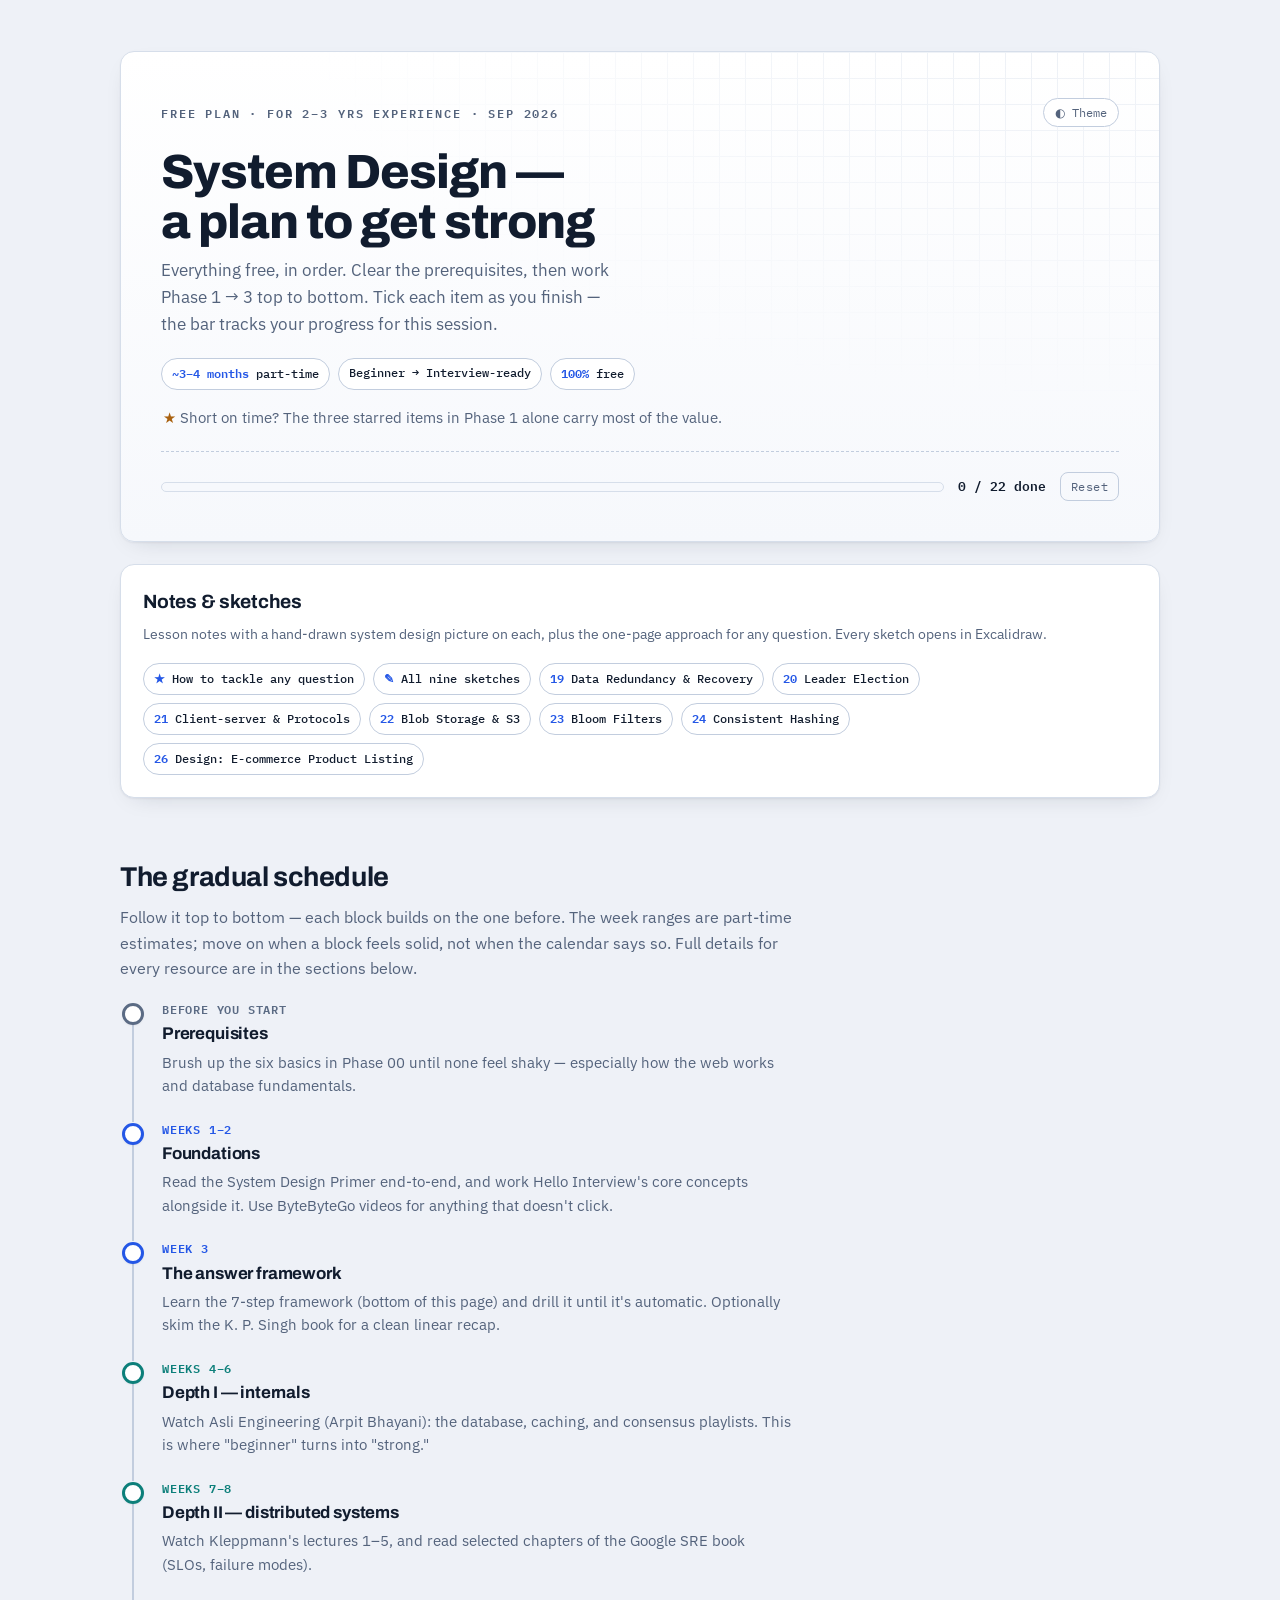
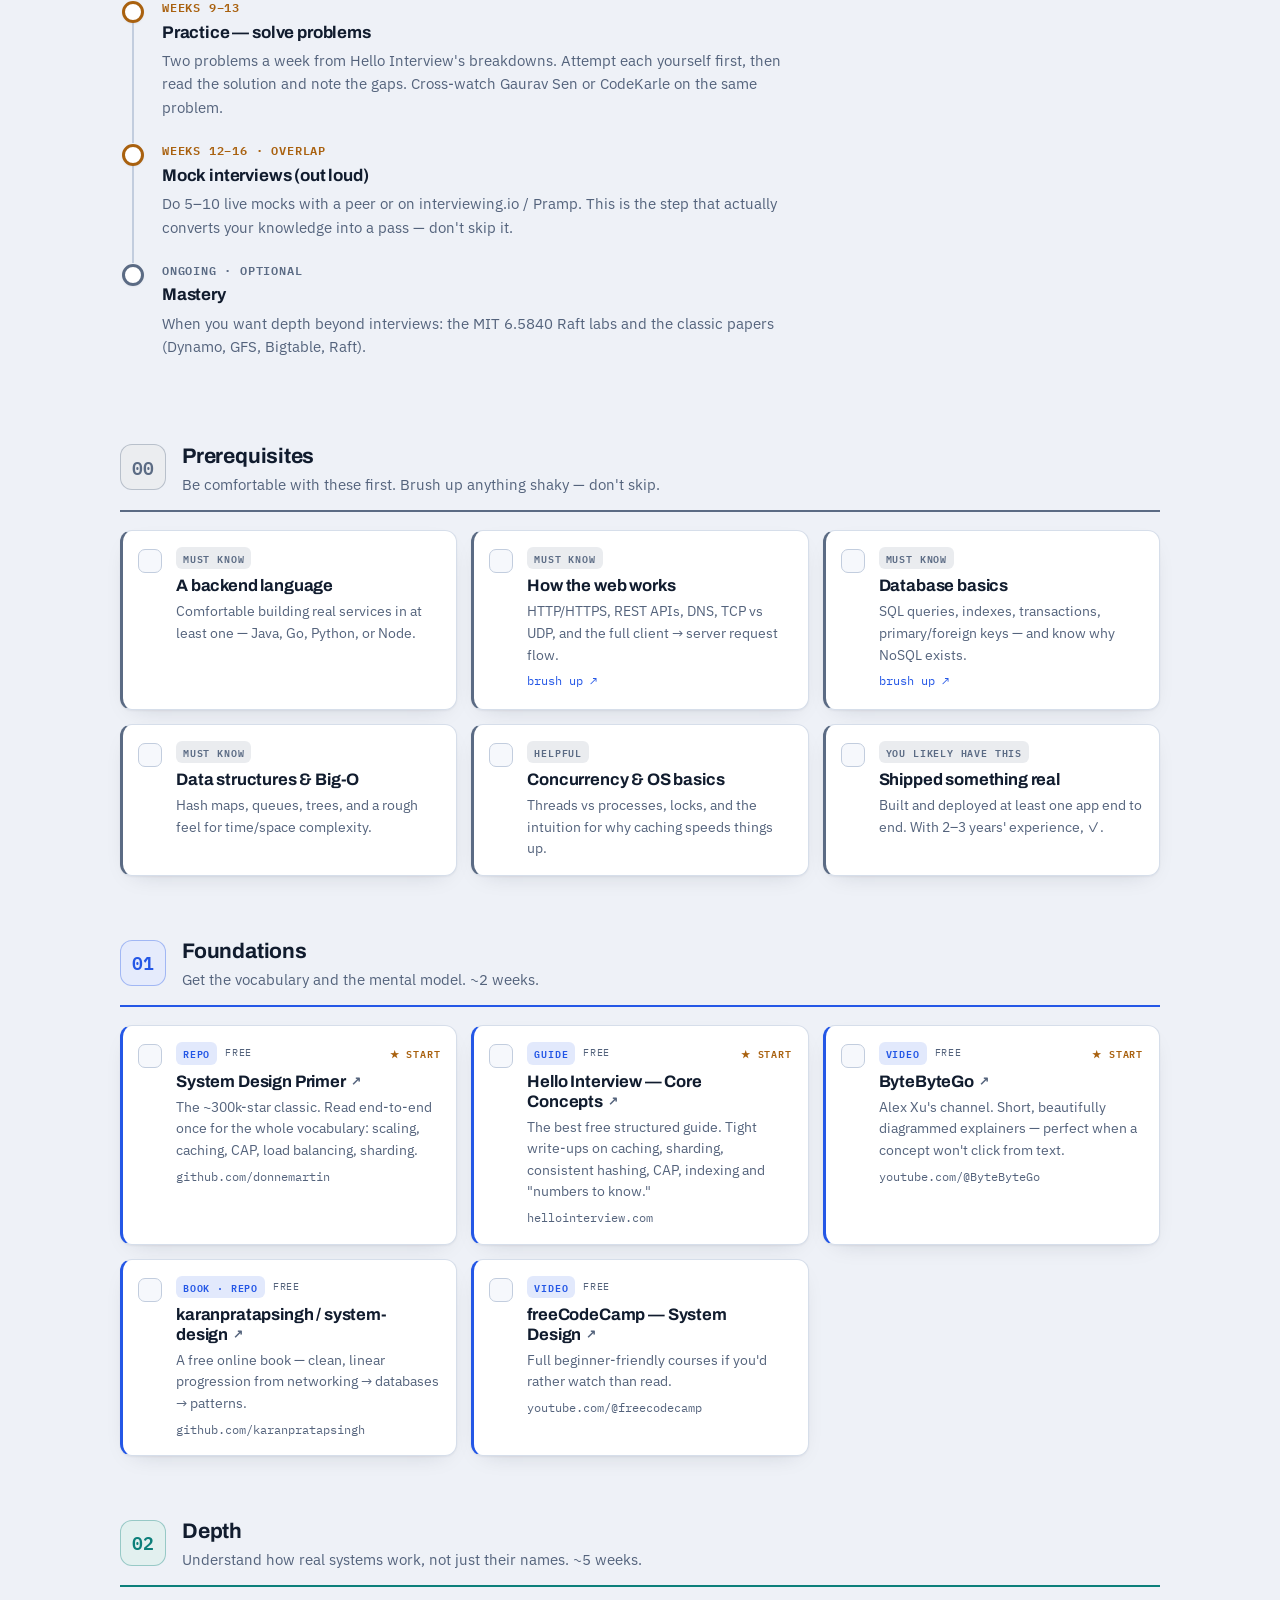
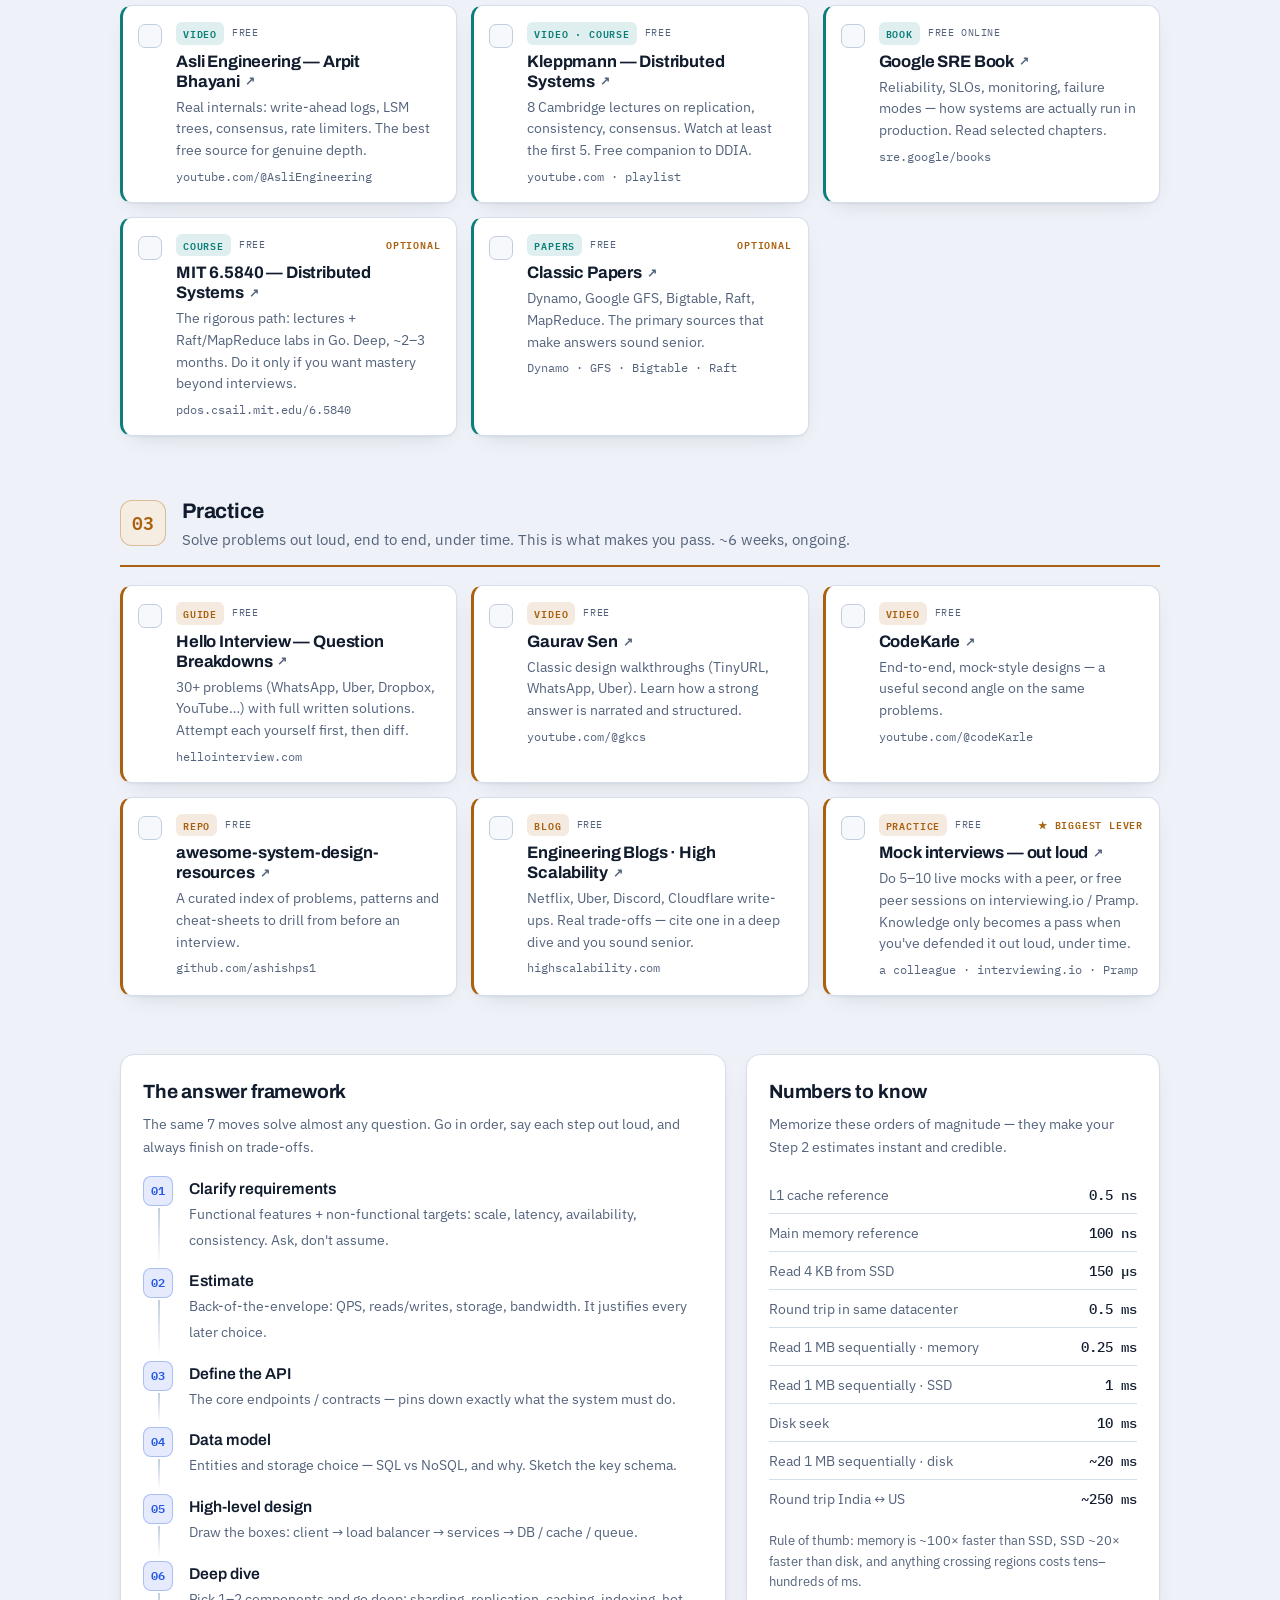
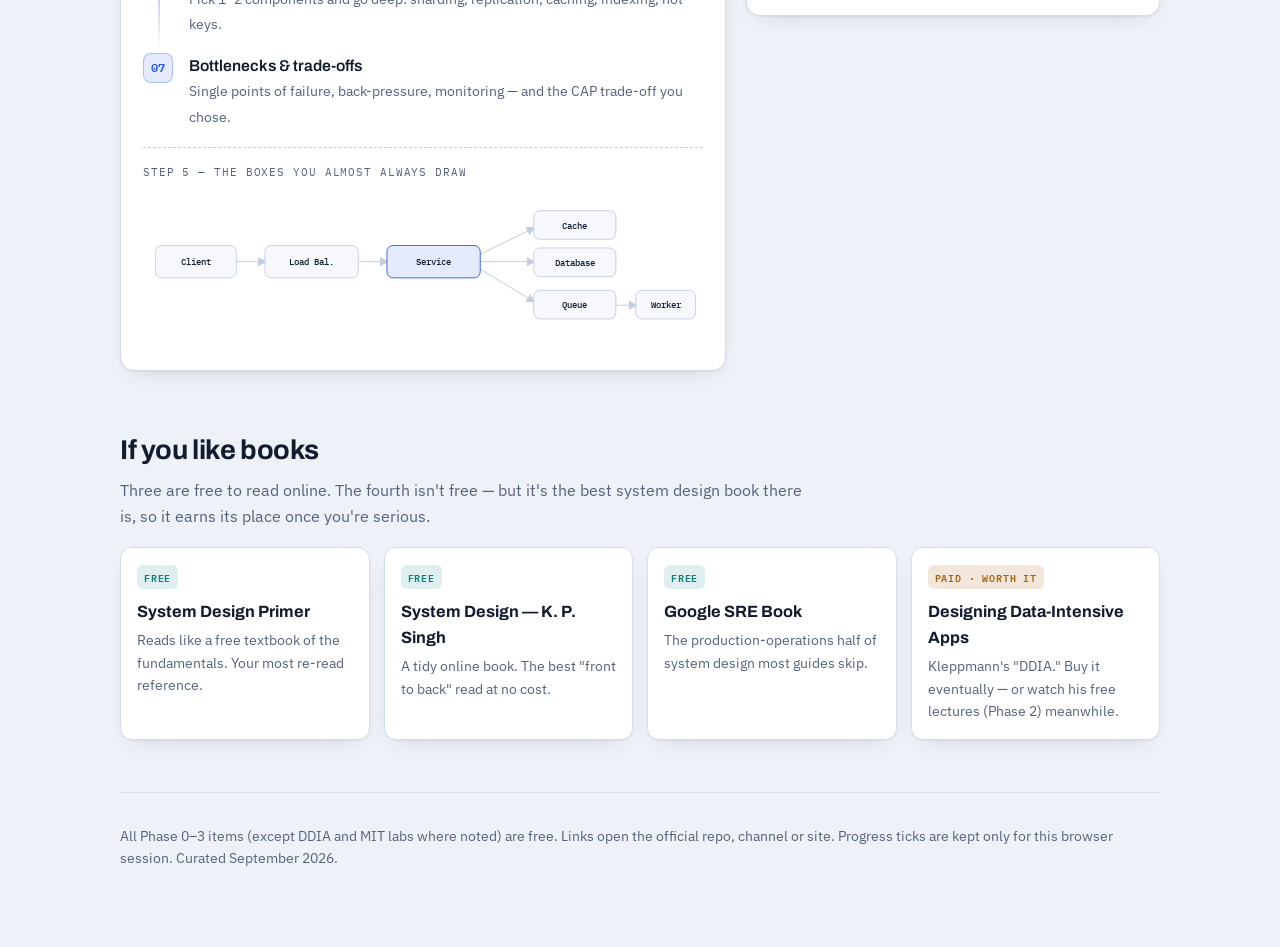
<file: index.html>
<!DOCTYPE html>
<html lang="en">
<head>
<meta charset="utf-8">
<meta name="viewport" content="width=device-width, initial-scale=1">
<title>System Design Learning Plan</title>
<link rel="preconnect" href="https://fonts.googleapis.com">
<link rel="preconnect" href="https://fonts.gstatic.com" crossorigin>
<link href="https://fonts.googleapis.com/css2?family=Archivo:wght@600;700;800&family=IBM+Plex+Mono:wght@400;500;600&family=IBM+Plex+Sans:wght@400;500;600&display=swap" rel="stylesheet">
<style>
  *,*::before,*::after{box-sizing:border-box}
  html{-webkit-text-size-adjust:100%}
  img{max-width:100%;height:auto}
  [hidden]{display:none!important}

  :root{
    color-scheme:light dark;
    --bg:#EEF1F7;
    --surface:#FFFFFF;
    --surface-2:#F6F8FC;
    --ink:#111C2E;
    --muted:#54637C;
    --line:#D6DEEA;
    --line-strong:#C2CDDE;
    --accent:#2457E6;
    --blue:#2457E6;
    --teal:#0C7F7A;
    --amber:#A9610F;
    --slate:#5B6B84;
    --shadow:0 1px 2px rgba(17,28,46,.05), 0 8px 24px -14px rgba(17,28,46,.22);
    --radius:14px;
  }
  @media (prefers-color-scheme: dark){
    :root:not([data-theme="light"]){
      --bg:#0A0F1A;--surface:#121A28;--surface-2:#0F1622;--ink:#E9EEF6;--muted:#94A2B9;
      --line:#243449;--line-strong:#31465F;--accent:#6D97FF;--blue:#6D97FF;--teal:#33C6BE;
      --amber:#E0A24C;--slate:#97A6BE;--shadow:0 1px 2px rgba(0,0,0,.4),0 12px 30px -16px rgba(0,0,0,.7);
    }
  }
  :root[data-theme="dark"]{
    --bg:#0A0F1A;--surface:#121A28;--surface-2:#0F1622;--ink:#E9EEF6;--muted:#94A2B9;
    --line:#243449;--line-strong:#31465F;--accent:#6D97FF;--blue:#6D97FF;--teal:#33C6BE;
    --amber:#E0A24C;--slate:#97A6BE;--shadow:0 1px 2px rgba(0,0,0,.4),0 12px 30px -16px rgba(0,0,0,.7);
  }

  body{
    margin:0;background:var(--bg);color:var(--ink);
    font-family:"IBM Plex Sans",ui-sans-serif,system-ui,-apple-system,"Segoe UI",Roboto,sans-serif;
    font-size:16px;line-height:1.6;-webkit-font-smoothing:antialiased;
  }
  .wrap{max-width:1120px;margin:0 auto;padding:clamp(20px,4vw,52px) clamp(16px,4vw,40px) 64px}
  a{color:var(--accent);text-decoration:none}
  a:hover{text-decoration:underline}
  :focus-visible{outline:2px solid var(--accent);outline-offset:3px;border-radius:4px}
  .eyebrow{font-family:"IBM Plex Mono",ui-monospace,monospace;font-size:.72rem;font-weight:600;letter-spacing:.16em;text-transform:uppercase;color:var(--muted)}

  header.hero{border:1px solid var(--line);background:linear-gradient(180deg,var(--surface),var(--surface-2));border-radius:var(--radius);padding:clamp(22px,3.4vw,40px);position:relative;overflow:hidden;box-shadow:var(--shadow)}
  header.hero::after{content:"";position:absolute;inset:0;pointer-events:none;background-image:linear-gradient(var(--line) 1px,transparent 1px),linear-gradient(90deg,var(--line) 1px,transparent 1px);background-size:26px 26px;-webkit-mask-image:radial-gradient(120% 130% at 92% -10%,#000,transparent 62%);mask-image:radial-gradient(120% 130% at 92% -10%,#000,transparent 62%);opacity:.5}
  .topbar{display:flex;justify-content:space-between;align-items:center;gap:12px;position:relative;z-index:1}
  .toggle{font-family:"IBM Plex Mono",monospace;font-size:.72rem;color:var(--muted);background:var(--surface);border:1px solid var(--line-strong);padding:6px 11px;border-radius:999px;cursor:pointer}
  .toggle:hover{color:var(--ink);border-color:var(--accent)}
  .hero-in{position:relative;z-index:1;max-width:46ch;margin-top:14px}
  h1{font-family:"Archivo",system-ui,sans-serif;font-weight:800;font-size:clamp(2rem,4.6vw,3rem);line-height:1.04;letter-spacing:-.02em;text-wrap:balance;margin:.4rem 0 .6rem}
  .lede{color:var(--muted);font-size:1.05rem;max-width:62ch;margin:0}
  .chips{display:flex;flex-wrap:wrap;gap:8px;margin-top:20px;position:relative;z-index:1}
  .chip{font-family:"IBM Plex Mono",monospace;font-size:.74rem;font-weight:500;color:var(--ink);background:var(--surface);border:1px solid var(--line-strong);padding:5px 10px;border-radius:999px}
  .chip b{color:var(--accent);font-weight:600}
  .progress{display:flex;align-items:center;gap:14px;flex-wrap:wrap;margin-top:22px;padding-top:20px;border-top:1px dashed var(--line-strong);position:relative;z-index:1}
  .meter{flex:1 1 260px;height:10px;border-radius:999px;background:var(--surface-2);border:1px solid var(--line);overflow:hidden;min-width:180px}
  .meter i{display:block;height:100%;width:0;background:linear-gradient(90deg,var(--teal),var(--accent));transition:width .5s ease}
  .meter-text{font-family:"IBM Plex Mono",monospace;font-size:.8rem;font-weight:600;color:var(--ink);white-space:nowrap;font-variant-numeric:tabular-nums}
  .btn-reset{font-family:"IBM Plex Mono",monospace;font-size:.72rem;letter-spacing:.04em;color:var(--muted);background:transparent;border:1px solid var(--line-strong);padding:6px 10px;border-radius:8px;cursor:pointer}
  .btn-reset:hover{color:var(--ink);border-color:var(--accent)}
  .note-start{margin:16px 2px 0;color:var(--muted);font-size:.92rem;position:relative;z-index:1}
  .note-start .star{color:var(--amber);font-weight:700}

  section{margin-top:clamp(38px,5vw,58px)}
  .phase{--ph:var(--blue)}
  .phase--pre{--ph:var(--slate)}
  .phase--found{--ph:var(--blue)}
  .phase--depth{--ph:var(--teal)}
  .phase--practice{--ph:var(--amber)}
  .phase-head{display:flex;align-items:center;gap:16px;margin:0 0 18px;padding-bottom:14px;border-bottom:2px solid var(--ph)}
  .phase-num{flex:none;width:46px;height:46px;border-radius:12px;display:grid;place-items:center;font-family:"IBM Plex Mono",monospace;font-weight:600;font-size:1.15rem;color:var(--ph);background:color-mix(in srgb,var(--ph) 12%,var(--surface));border:1px solid color-mix(in srgb,var(--ph) 35%,transparent)}
  .phase-head h2{font-family:"Archivo",sans-serif;font-weight:700;font-size:1.32rem;margin:0;letter-spacing:-.01em}
  .phase-head .goal{display:block;font-family:"IBM Plex Sans",sans-serif;font-weight:400;font-size:.92rem;color:var(--muted);letter-spacing:0}

  .grid{display:grid;grid-template-columns:repeat(auto-fill,minmax(288px,1fr));gap:14px}
  .card{--ph:var(--blue);position:relative;display:flex;gap:14px;background:var(--surface);border:1px solid var(--line);border-left:3px solid var(--ph);border-radius:12px;padding:16px 16px 16px 15px;box-shadow:var(--shadow);transition:border-color .18s ease,transform .18s ease}
  .phase--pre .card{--ph:var(--slate)}
  .phase--found .card{--ph:var(--blue)}
  .phase--depth .card{--ph:var(--teal)}
  .phase--practice .card{--ph:var(--amber)}
  .card:hover{transform:translateY(-2px);border-color:color-mix(in srgb,var(--ph) 45%,var(--line))}
  .card.is-done{opacity:.6}
  .card.is-done .card-body h3 a,.card.is-done .card-body h3 .plain{text-decoration:line-through;text-decoration-color:var(--muted)}
  .card-body{flex:1;min-width:0}
  .tag-row{display:flex;align-items:center;gap:8px;margin-bottom:7px;flex-wrap:wrap}
  .tag{font-family:"IBM Plex Mono",monospace;font-size:.64rem;font-weight:600;letter-spacing:.08em;text-transform:uppercase;padding:3px 7px;border-radius:6px;color:var(--ph);background:color-mix(in srgb,var(--ph) 13%,transparent)}
  .free{font-family:"IBM Plex Mono",monospace;font-size:.64rem;letter-spacing:.06em;color:var(--muted);text-transform:uppercase}
  .star-badge{margin-left:auto;font-family:"IBM Plex Mono",monospace;font-size:.62rem;font-weight:600;letter-spacing:.08em;color:var(--amber);text-transform:uppercase}
  .card-body h3{margin:0 0 4px;font-family:"Archivo",sans-serif;font-weight:700;font-size:1.04rem;line-height:1.2;letter-spacing:-.01em}
  .card-body h3 a,.card-body h3 .plain{color:var(--ink)}
  .card-body h3 a:hover{color:var(--ph);text-decoration:none}
  .card-body h3 a::after{content:"↗";font-size:.7em;margin-left:5px;color:var(--muted);vertical-align:middle}
  .card-body p{margin:0;font-size:.9rem;color:var(--muted);line-height:1.5}
  .src{display:block;margin-top:7px;font-family:"IBM Plex Mono",monospace;font-size:.72rem;color:var(--muted)}
  .brush{display:inline-block;margin-top:7px;font-family:"IBM Plex Mono",monospace;font-size:.72rem}

  .chk{flex:none;cursor:pointer;display:block;padding-top:2px}
  .chk input{position:absolute;width:1px;height:1px;opacity:0;margin:0}
  .chk .box{width:24px;height:24px;border-radius:7px;border:1.6px solid var(--line-strong);background:var(--surface-2);display:grid;place-items:center;transition:.15s ease}
  .chk .box svg{width:14px;height:14px;opacity:0;transform:scale(.6);transition:.15s ease}
  .chk input:checked + .box{background:var(--ph);border-color:var(--ph)}
  .chk input:checked + .box svg{opacity:1;transform:scale(1)}
  .chk input:focus-visible + .box{outline:2px solid var(--ph);outline-offset:2px}

  .cols{display:grid;grid-template-columns:1.35fr 1fr;gap:20px;align-items:start}
  @media(max-width:820px){.cols{grid-template-columns:1fr}}
  .panel{background:var(--surface);border:1px solid var(--line);border-radius:var(--radius);padding:22px;box-shadow:var(--shadow)}
  .panel > h2{font-family:"Archivo",sans-serif;font-weight:700;font-size:1.2rem;margin:0 0 4px;letter-spacing:-.01em}
  .panel > .p-sub{color:var(--muted);font-size:.9rem;margin:0 0 18px}
  .steps{list-style:none;margin:0;padding:0;counter-reset:s}
  .steps li{position:relative;padding:0 0 16px 46px;counter-increment:s}
  .steps li::before{content:counter(s,decimal-leading-zero);position:absolute;left:0;top:0;width:30px;height:30px;border-radius:8px;font-family:"IBM Plex Mono",monospace;font-size:.78rem;font-weight:600;display:grid;place-items:center;color:var(--accent);background:color-mix(in srgb,var(--accent) 12%,var(--surface));border:1px solid color-mix(in srgb,var(--accent) 30%,transparent)}
  .steps li::after{content:"";position:absolute;left:15px;top:32px;bottom:4px;width:1.6px;background:linear-gradient(var(--line-strong),transparent)}
  .steps li:last-child{padding-bottom:0}
  .steps li:last-child::after{display:none}
  .steps b{display:block;font-family:"Archivo",sans-serif;font-weight:600;font-size:.98rem;color:var(--ink)}
  .steps span{font-size:.88rem;color:var(--muted)}
  table.nums{width:100%;border-collapse:collapse;font-variant-numeric:tabular-nums}
  table.nums td{padding:7px 0;border-bottom:1px solid var(--line);font-size:.9rem}
  table.nums tr:last-child td{border-bottom:none}
  table.nums td:last-child{text-align:right;font-family:"IBM Plex Mono",monospace;font-weight:500;color:var(--ink);white-space:nowrap}
  table.nums td:first-child{color:var(--muted)}
  .nums-foot{margin:14px 0 0;font-size:.8rem;color:var(--muted)}
  .schematic{margin-top:18px;border-top:1px dashed var(--line-strong);padding-top:16px}
  .schematic .cap{font-family:"IBM Plex Mono",monospace;font-size:.7rem;letter-spacing:.08em;text-transform:uppercase;color:var(--muted);margin:0 0 10px}
  .svg-scroll{overflow-x:auto}
  svg.arch{display:block;min-width:560px;width:100%;height:auto}
  svg.arch .node{fill:var(--surface-2);stroke:var(--line-strong);stroke-width:1.4}
  svg.arch .node.hot{fill:color-mix(in srgb,var(--accent) 12%,var(--surface));stroke:var(--accent)}
  svg.arch text{fill:var(--ink);font-family:"IBM Plex Mono",monospace;font-size:14px;font-weight:500}
  svg.arch .edge{stroke:var(--line-strong);stroke-width:1.6;fill:none}

  .sec-head{display:flex;align-items:baseline;gap:14px;flex-wrap:wrap;margin-bottom:6px}
  h2.sec{font-family:"Archivo",system-ui,sans-serif;font-weight:700;font-size:clamp(1.35rem,2.6vw,1.7rem);letter-spacing:-.015em;margin:0;text-wrap:balance}
  .sec-sub{color:var(--muted);margin:.35rem 0 0;max-width:70ch}
  .books{display:grid;grid-template-columns:repeat(auto-fit,minmax(240px,1fr));gap:14px;margin-top:18px}
  .book{background:var(--surface);border:1px solid var(--line);border-radius:12px;padding:16px;box-shadow:var(--shadow)}
  .book .tag{color:var(--teal);background:color-mix(in srgb,var(--teal) 13%,transparent)}
  .book.paid .tag{color:var(--amber);background:color-mix(in srgb,var(--amber) 15%,transparent)}
  .book h3{font-family:"Archivo",sans-serif;font-weight:700;margin:9px 0 4px;font-size:1.02rem}
  .book h3 a{color:var(--ink)}
  .book h3 a:hover{color:var(--accent)}
  .book p{margin:0;font-size:.88rem;color:var(--muted)}
  footer{margin-top:52px;padding-top:20px;border-top:1px solid var(--line);color:var(--muted);font-size:.85rem}
  .timeline{margin-top:18px}
  .tl{position:relative;padding:0 0 22px 42px}
  .tl::before{content:"";position:absolute;left:12px;top:24px;bottom:-2px;width:2px;background:var(--line-strong)}
  .tl:last-child::before{display:none}
  .tl .dot{position:absolute;left:2px;top:3px;width:22px;height:22px;border-radius:50%;background:var(--surface);border:3px solid var(--ph,var(--accent));box-shadow:var(--shadow)}
  .tl.s-pre{--ph:var(--slate)}.tl.s-found{--ph:var(--blue)}.tl.s-depth{--ph:var(--teal)}.tl.s-practice{--ph:var(--amber)}
  .tl .wk{font-family:"IBM Plex Mono",monospace;font-size:.72rem;letter-spacing:.07em;text-transform:uppercase;color:var(--ph);font-weight:600}
  .tl h3{margin:2px 0 3px;font-family:"Archivo",sans-serif;font-weight:700;font-size:1.06rem;letter-spacing:-.01em}
  .tl p{margin:0;color:var(--muted);font-size:.92rem;max-width:70ch}
  @media (prefers-reduced-motion:reduce){*{transition:none!important}}
</style>
</head>
<body>
<div class="wrap">

  <header class="hero">
    <div class="topbar">
      <p class="eyebrow">Free plan · for 2–3 yrs experience · Sep 2026</p>
      <button class="toggle" id="themeBtn" type="button">◐ Theme</button>
    </div>
    <div class="hero-in">
      <h1>System Design — a plan to get strong</h1>
      <p class="lede">Everything free, in order. Clear the prerequisites, then work Phase 1 → 3 top to bottom. Tick each item as you finish — the bar tracks your progress for this session.</p>
    </div>
    <div class="chips">
      <span class="chip"><b>~3–4 months</b> part-time</span>
      <span class="chip">Beginner → Interview-ready</span>
      <span class="chip"><b>100%</b> free</span>
    </div>
    <p class="note-start"><span class="star">★</span> Short on time? The three starred items in Phase&nbsp;1 alone carry most of the value.</p>
    <div class="progress">
      <div class="meter" aria-hidden="true"><i id="meterFill"></i></div>
      <span class="meter-text" id="meterText">0 / 0 done</span>
      <button class="btn-reset" id="resetBtn" type="button">Reset</button>
    </div>
  </header>

  <!-- NOTES & SKETCHES -->
  <section aria-labelledby="notes-h" style="margin-top:22px">
    <div class="panel">
      <h2 id="notes-h">Notes &amp; sketches</h2>
      <p class="p-sub">Lesson notes with a hand-drawn system design picture on each, plus the one-page approach for any question. Every sketch opens in Excalidraw.</p>
      <div class="chips" style="margin-top:0">
        <a class="chip" href="approach.html"><b>★</b> How to tackle any question</a>
        <a class="chip" href="sketches.html"><b>✎</b> All nine sketches</a>
        <a class="chip" href="notes/19-data-redundancy-recovery.html"><b>19</b> Data Redundancy &amp; Recovery</a>
        <a class="chip" href="notes/20-leader-election.html"><b>20</b> Leader Election</a>
        <a class="chip" href="notes/21-client-server-protocols.html"><b>21</b> Client-server &amp; Protocols</a>
        <a class="chip" href="notes/22-blob-storage-s3.html"><b>22</b> Blob Storage &amp; S3</a>
        <a class="chip" href="notes/23-bloom-filters.html"><b>23</b> Bloom Filters</a>
        <a class="chip" href="notes/24-consistent-hashing.html"><b>24</b> Consistent Hashing</a>
        <a class="chip" href="notes/26-ecommerce-product-listing.html"><b>26</b> Design: E-commerce Product Listing</a>
      </div>
    </div>
  </section>

  <!-- GRADUAL SCHEDULE -->
  <section aria-labelledby="sch">
    <div class="sec-head"><h2 class="sec" id="sch">The gradual schedule</h2></div>
    <p class="sec-sub">Follow it top to bottom — each block builds on the one before. The week ranges are part-time estimates; move on when a block feels solid, not when the calendar says so. Full details for every resource are in the sections below.</p>
    <div class="timeline">
      <div class="tl s-pre"><span class="dot"></span><p class="wk">Before you start</p><h3>Prerequisites</h3><p>Brush up the six basics in Phase 00 until none feel shaky — especially how the web works and database fundamentals.</p></div>
      <div class="tl s-found"><span class="dot"></span><p class="wk">Weeks 1–2</p><h3>Foundations</h3><p>Read the System Design Primer end-to-end, and work Hello Interview's core concepts alongside it. Use ByteByteGo videos for anything that doesn't click.</p></div>
      <div class="tl s-found"><span class="dot"></span><p class="wk">Week 3</p><h3>The answer framework</h3><p>Learn the 7-step framework (bottom of this page) and drill it until it's automatic. Optionally skim the K. P. Singh book for a clean linear recap.</p></div>
      <div class="tl s-depth"><span class="dot"></span><p class="wk">Weeks 4–6</p><h3>Depth I — internals</h3><p>Watch Asli Engineering (Arpit Bhayani): the database, caching, and consensus playlists. This is where "beginner" turns into "strong."</p></div>
      <div class="tl s-depth"><span class="dot"></span><p class="wk">Weeks 7–8</p><h3>Depth II — distributed systems</h3><p>Watch Kleppmann's lectures 1–5, and read selected chapters of the Google SRE book (SLOs, failure modes).</p></div>
      <div class="tl s-practice"><span class="dot"></span><p class="wk">Weeks 9–13</p><h3>Practice — solve problems</h3><p>Two problems a week from Hello Interview's breakdowns. Attempt each yourself first, then read the solution and note the gaps. Cross-watch Gaurav Sen or CodeKarle on the same problem.</p></div>
      <div class="tl s-practice"><span class="dot"></span><p class="wk">Weeks 12–16 · overlap</p><h3>Mock interviews (out loud)</h3><p>Do 5–10 live mocks with a peer or on interviewing.io / Pramp. This is the step that actually converts your knowledge into a pass — don't skip it.</p></div>
      <div class="tl s-pre"><span class="dot"></span><p class="wk">Ongoing · optional</p><h3>Mastery</h3><p>When you want depth beyond interviews: the MIT 6.5840 Raft labs and the classic papers (Dynamo, GFS, Bigtable, Raft).</p></div>
    </div>
  </section>

  <!-- PHASE 0 — PREREQUISITES -->
  <section class="phase phase--pre" aria-labelledby="p0">
    <div class="phase-head">
      <div class="phase-num">00</div>
      <div><h2 id="p0">Prerequisites</h2><span class="goal">Be comfortable with these first. Brush up anything shaky — don't skip.</span></div>
    </div>
    <div class="grid">
      <article class="card">
        <label class="chk"><input type="checkbox" data-id="pre-lang"><span class="box"><svg viewBox="0 0 24 24" fill="none" stroke="#fff" stroke-width="3.5" stroke-linecap="round" stroke-linejoin="round"><polyline points="20 6 9 17 4 12"/></svg></span></label>
        <div class="card-body"><div class="tag-row"><span class="tag">Must know</span></div>
          <h3><span class="plain">A backend language</span></h3>
          <p>Comfortable building real services in at least one — Java, Go, Python, or Node.</p></div>
      </article>
      <article class="card">
        <label class="chk"><input type="checkbox" data-id="pre-web"><span class="box"><svg viewBox="0 0 24 24" fill="none" stroke="#fff" stroke-width="3.5" stroke-linecap="round" stroke-linejoin="round"><polyline points="20 6 9 17 4 12"/></svg></span></label>
        <div class="card-body"><div class="tag-row"><span class="tag">Must know</span></div>
          <h3><span class="plain">How the web works</span></h3>
          <p>HTTP/HTTPS, REST APIs, DNS, TCP vs UDP, and the full client → server request flow.</p>
          <a class="brush" href="https://developer.mozilla.org/en-US/docs/Learn/Getting_started_with_the_web/How_the_Web_works" target="_blank" rel="noopener">brush up ↗</a></div>
      </article>
      <article class="card">
        <label class="chk"><input type="checkbox" data-id="pre-db"><span class="box"><svg viewBox="0 0 24 24" fill="none" stroke="#fff" stroke-width="3.5" stroke-linecap="round" stroke-linejoin="round"><polyline points="20 6 9 17 4 12"/></svg></span></label>
        <div class="card-body"><div class="tag-row"><span class="tag">Must know</span></div>
          <h3><span class="plain">Database basics</span></h3>
          <p>SQL queries, indexes, transactions, primary/foreign keys — and know why NoSQL exists.</p>
          <a class="brush" href="https://www.youtube.com/@freecodecamp/search?query=sql" target="_blank" rel="noopener">brush up ↗</a></div>
      </article>
      <article class="card">
        <label class="chk"><input type="checkbox" data-id="pre-ds"><span class="box"><svg viewBox="0 0 24 24" fill="none" stroke="#fff" stroke-width="3.5" stroke-linecap="round" stroke-linejoin="round"><polyline points="20 6 9 17 4 12"/></svg></span></label>
        <div class="card-body"><div class="tag-row"><span class="tag">Must know</span></div>
          <h3><span class="plain">Data structures &amp; Big-O</span></h3>
          <p>Hash maps, queues, trees, and a rough feel for time/space complexity.</p></div>
      </article>
      <article class="card">
        <label class="chk"><input type="checkbox" data-id="pre-conc"><span class="box"><svg viewBox="0 0 24 24" fill="none" stroke="#fff" stroke-width="3.5" stroke-linecap="round" stroke-linejoin="round"><polyline points="20 6 9 17 4 12"/></svg></span></label>
        <div class="card-body"><div class="tag-row"><span class="tag">Helpful</span></div>
          <h3><span class="plain">Concurrency &amp; OS basics</span></h3>
          <p>Threads vs processes, locks, and the intuition for why caching speeds things up.</p></div>
      </article>
      <article class="card">
        <label class="chk"><input type="checkbox" data-id="pre-ship"><span class="box"><svg viewBox="0 0 24 24" fill="none" stroke="#fff" stroke-width="3.5" stroke-linecap="round" stroke-linejoin="round"><polyline points="20 6 9 17 4 12"/></svg></span></label>
        <div class="card-body"><div class="tag-row"><span class="tag">You likely have this</span></div>
          <h3><span class="plain">Shipped something real</span></h3>
          <p>Built and deployed at least one app end to end. With 2–3 years' experience, ✓.</p></div>
      </article>
    </div>
  </section>

  <!-- PHASE 1 -->
  <section class="phase phase--found" aria-labelledby="p1">
    <div class="phase-head"><div class="phase-num">01</div>
      <div><h2 id="p1">Foundations</h2><span class="goal">Get the vocabulary and the mental model. ~2 weeks.</span></div></div>
    <div class="grid">
      <article class="card"><label class="chk"><input type="checkbox" data-id="primer"><span class="box"><svg viewBox="0 0 24 24" fill="none" stroke="#fff" stroke-width="3.5" stroke-linecap="round" stroke-linejoin="round"><polyline points="20 6 9 17 4 12"/></svg></span></label>
        <div class="card-body"><div class="tag-row"><span class="tag">Repo</span><span class="free">Free</span><span class="star-badge">★ start</span></div>
          <h3><a href="https://github.com/donnemartin/system-design-primer" target="_blank" rel="noopener">System Design Primer</a></h3>
          <p>The ~300k-star classic. Read end-to-end once for the whole vocabulary: scaling, caching, CAP, load balancing, sharding.</p><span class="src">github.com/donnemartin</span></div></article>

      <article class="card"><label class="chk"><input type="checkbox" data-id="hi-concepts"><span class="box"><svg viewBox="0 0 24 24" fill="none" stroke="#fff" stroke-width="3.5" stroke-linecap="round" stroke-linejoin="round"><polyline points="20 6 9 17 4 12"/></svg></span></label>
        <div class="card-body"><div class="tag-row"><span class="tag">Guide</span><span class="free">Free</span><span class="star-badge">★ start</span></div>
          <h3><a href="https://www.hellointerview.com/learn/system-design/in-a-hurry/introduction" target="_blank" rel="noopener">Hello Interview — Core Concepts</a></h3>
          <p>The best free structured guide. Tight write-ups on caching, sharding, consistent hashing, CAP, indexing and "numbers to know."</p><span class="src">hellointerview.com</span></div></article>

      <article class="card"><label class="chk"><input type="checkbox" data-id="bytebytego"><span class="box"><svg viewBox="0 0 24 24" fill="none" stroke="#fff" stroke-width="3.5" stroke-linecap="round" stroke-linejoin="round"><polyline points="20 6 9 17 4 12"/></svg></span></label>
        <div class="card-body"><div class="tag-row"><span class="tag">Video</span><span class="free">Free</span><span class="star-badge">★ start</span></div>
          <h3><a href="https://www.youtube.com/@ByteByteGo" target="_blank" rel="noopener">ByteByteGo</a></h3>
          <p>Alex Xu's channel. Short, beautifully diagrammed explainers — perfect when a concept won't click from text.</p><span class="src">youtube.com/@ByteByteGo</span></div></article>

      <article class="card"><label class="chk"><input type="checkbox" data-id="karan"><span class="box"><svg viewBox="0 0 24 24" fill="none" stroke="#fff" stroke-width="3.5" stroke-linecap="round" stroke-linejoin="round"><polyline points="20 6 9 17 4 12"/></svg></span></label>
        <div class="card-body"><div class="tag-row"><span class="tag">Book · Repo</span><span class="free">Free</span></div>
          <h3><a href="https://github.com/karanpratapsingh/system-design" target="_blank" rel="noopener">karanpratapsingh / system-design</a></h3>
          <p>A free online book — clean, linear progression from networking → databases → patterns.</p><span class="src">github.com/karanpratapsingh</span></div></article>

      <article class="card"><label class="chk"><input type="checkbox" data-id="fcc"><span class="box"><svg viewBox="0 0 24 24" fill="none" stroke="#fff" stroke-width="3.5" stroke-linecap="round" stroke-linejoin="round"><polyline points="20 6 9 17 4 12"/></svg></span></label>
        <div class="card-body"><div class="tag-row"><span class="tag">Video</span><span class="free">Free</span></div>
          <h3><a href="https://www.youtube.com/@freecodecamp/search?query=system%20design" target="_blank" rel="noopener">freeCodeCamp — System Design</a></h3>
          <p>Full beginner-friendly courses if you'd rather watch than read.</p><span class="src">youtube.com/@freecodecamp</span></div></article>
    </div>
  </section>

  <!-- PHASE 2 -->
  <section class="phase phase--depth" aria-labelledby="p2">
    <div class="phase-head"><div class="phase-num">02</div>
      <div><h2 id="p2">Depth</h2><span class="goal">Understand how real systems work, not just their names. ~5 weeks.</span></div></div>
    <div class="grid">
      <article class="card"><label class="chk"><input type="checkbox" data-id="asli"><span class="box"><svg viewBox="0 0 24 24" fill="none" stroke="#fff" stroke-width="3.5" stroke-linecap="round" stroke-linejoin="round"><polyline points="20 6 9 17 4 12"/></svg></span></label>
        <div class="card-body"><div class="tag-row"><span class="tag">Video</span><span class="free">Free</span></div>
          <h3><a href="https://www.youtube.com/@AsliEngineering" target="_blank" rel="noopener">Asli Engineering — Arpit Bhayani</a></h3>
          <p>Real internals: write-ahead logs, LSM trees, consensus, rate limiters. The best free source for genuine depth.</p><span class="src">youtube.com/@AsliEngineering</span></div></article>

      <article class="card"><label class="chk"><input type="checkbox" data-id="kleppmann"><span class="box"><svg viewBox="0 0 24 24" fill="none" stroke="#fff" stroke-width="3.5" stroke-linecap="round" stroke-linejoin="round"><polyline points="20 6 9 17 4 12"/></svg></span></label>
        <div class="card-body"><div class="tag-row"><span class="tag">Video · Course</span><span class="free">Free</span></div>
          <h3><a href="https://www.youtube.com/playlist?list=PLeKd45zvjcDFUEv_ohr_HdUFe97RItdiB" target="_blank" rel="noopener">Kleppmann — Distributed Systems</a></h3>
          <p>8 Cambridge lectures on replication, consistency, consensus. Watch at least the first 5. Free companion to DDIA.</p><span class="src">youtube.com · playlist</span></div></article>

      <article class="card"><label class="chk"><input type="checkbox" data-id="sre"><span class="box"><svg viewBox="0 0 24 24" fill="none" stroke="#fff" stroke-width="3.5" stroke-linecap="round" stroke-linejoin="round"><polyline points="20 6 9 17 4 12"/></svg></span></label>
        <div class="card-body"><div class="tag-row"><span class="tag">Book</span><span class="free">Free online</span></div>
          <h3><a href="https://sre.google/books/" target="_blank" rel="noopener">Google SRE Book</a></h3>
          <p>Reliability, SLOs, monitoring, failure modes — how systems are actually run in production. Read selected chapters.</p><span class="src">sre.google/books</span></div></article>

      <article class="card"><label class="chk"><input type="checkbox" data-id="mit"><span class="box"><svg viewBox="0 0 24 24" fill="none" stroke="#fff" stroke-width="3.5" stroke-linecap="round" stroke-linejoin="round"><polyline points="20 6 9 17 4 12"/></svg></span></label>
        <div class="card-body"><div class="tag-row"><span class="tag">Course</span><span class="free">Free</span><span class="star-badge">optional</span></div>
          <h3><a href="https://pdos.csail.mit.edu/6.5840/" target="_blank" rel="noopener">MIT 6.5840 — Distributed Systems</a></h3>
          <p>The rigorous path: lectures + Raft/MapReduce labs in Go. Deep, ~2–3 months. Do it only if you want mastery beyond interviews.</p><span class="src">pdos.csail.mit.edu/6.5840</span></div></article>

      <article class="card"><label class="chk"><input type="checkbox" data-id="papers"><span class="box"><svg viewBox="0 0 24 24" fill="none" stroke="#fff" stroke-width="3.5" stroke-linecap="round" stroke-linejoin="round"><polyline points="20 6 9 17 4 12"/></svg></span></label>
        <div class="card-body"><div class="tag-row"><span class="tag">Papers</span><span class="free">Free</span><span class="star-badge">optional</span></div>
          <h3><a href="https://github.com/papers-we-love/papers-we-love" target="_blank" rel="noopener">Classic Papers</a></h3>
          <p>Dynamo, Google GFS, Bigtable, Raft, MapReduce. The primary sources that make answers sound senior.</p><span class="src">Dynamo · GFS · Bigtable · Raft</span></div></article>
    </div>
  </section>

  <!-- PHASE 3 -->
  <section class="phase phase--practice" aria-labelledby="p3">
    <div class="phase-head"><div class="phase-num">03</div>
      <div><h2 id="p3">Practice</h2><span class="goal">Solve problems out loud, end to end, under time. This is what makes you pass. ~6 weeks, ongoing.</span></div></div>
    <div class="grid">
      <article class="card"><label class="chk"><input type="checkbox" data-id="hi-problems"><span class="box"><svg viewBox="0 0 24 24" fill="none" stroke="#fff" stroke-width="3.5" stroke-linecap="round" stroke-linejoin="round"><polyline points="20 6 9 17 4 12"/></svg></span></label>
        <div class="card-body"><div class="tag-row"><span class="tag">Guide</span><span class="free">Free</span></div>
          <h3><a href="https://www.hellointerview.com/learn/system-design/in-a-hurry/how-to-prepare" target="_blank" rel="noopener">Hello Interview — Question Breakdowns</a></h3>
          <p>30+ problems (WhatsApp, Uber, Dropbox, YouTube…) with full written solutions. Attempt each yourself first, then diff.</p><span class="src">hellointerview.com</span></div></article>

      <article class="card"><label class="chk"><input type="checkbox" data-id="gaurav"><span class="box"><svg viewBox="0 0 24 24" fill="none" stroke="#fff" stroke-width="3.5" stroke-linecap="round" stroke-linejoin="round"><polyline points="20 6 9 17 4 12"/></svg></span></label>
        <div class="card-body"><div class="tag-row"><span class="tag">Video</span><span class="free">Free</span></div>
          <h3><a href="https://www.youtube.com/@gkcs" target="_blank" rel="noopener">Gaurav Sen</a></h3>
          <p>Classic design walkthroughs (TinyURL, WhatsApp, Uber). Learn how a strong answer is narrated and structured.</p><span class="src">youtube.com/@gkcs</span></div></article>

      <article class="card"><label class="chk"><input type="checkbox" data-id="codekarle"><span class="box"><svg viewBox="0 0 24 24" fill="none" stroke="#fff" stroke-width="3.5" stroke-linecap="round" stroke-linejoin="round"><polyline points="20 6 9 17 4 12"/></svg></span></label>
        <div class="card-body"><div class="tag-row"><span class="tag">Video</span><span class="free">Free</span></div>
          <h3><a href="https://www.youtube.com/@codeKarle" target="_blank" rel="noopener">CodeKarle</a></h3>
          <p>End-to-end, mock-style designs — a useful second angle on the same problems.</p><span class="src">youtube.com/@codeKarle</span></div></article>

      <article class="card"><label class="chk"><input type="checkbox" data-id="awesome"><span class="box"><svg viewBox="0 0 24 24" fill="none" stroke="#fff" stroke-width="3.5" stroke-linecap="round" stroke-linejoin="round"><polyline points="20 6 9 17 4 12"/></svg></span></label>
        <div class="card-body"><div class="tag-row"><span class="tag">Repo</span><span class="free">Free</span></div>
          <h3><a href="https://github.com/ashishps1/awesome-system-design-resources" target="_blank" rel="noopener">awesome-system-design-resources</a></h3>
          <p>A curated index of problems, patterns and cheat-sheets to drill from before an interview.</p><span class="src">github.com/ashishps1</span></div></article>

      <article class="card"><label class="chk"><input type="checkbox" data-id="blogs"><span class="box"><svg viewBox="0 0 24 24" fill="none" stroke="#fff" stroke-width="3.5" stroke-linecap="round" stroke-linejoin="round"><polyline points="20 6 9 17 4 12"/></svg></span></label>
        <div class="card-body"><div class="tag-row"><span class="tag">Blog</span><span class="free">Free</span></div>
          <h3><a href="https://highscalability.com/" target="_blank" rel="noopener">Engineering Blogs · High Scalability</a></h3>
          <p>Netflix, Uber, Discord, Cloudflare write-ups. Real trade-offs — cite one in a deep dive and you sound senior.</p><span class="src">highscalability.com</span></div></article>

      <article class="card"><label class="chk"><input type="checkbox" data-id="mock"><span class="box"><svg viewBox="0 0 24 24" fill="none" stroke="#fff" stroke-width="3.5" stroke-linecap="round" stroke-linejoin="round"><polyline points="20 6 9 17 4 12"/></svg></span></label>
        <div class="card-body"><div class="tag-row"><span class="tag">Practice</span><span class="free">Free</span><span class="star-badge">★ biggest lever</span></div>
          <h3><a href="https://interviewing.io/" target="_blank" rel="noopener">Mock interviews — out loud</a></h3>
          <p>Do 5–10 live mocks with a peer, or free peer sessions on interviewing.io / Pramp. Knowledge only becomes a pass when you've defended it out loud, under time.</p><span class="src">a colleague · interviewing.io · Pramp</span></div></article>
    </div>
  </section>

  <!-- FRAMEWORK + NUMBERS -->
  <section class="cols" aria-labelledby="fw">
    <div class="panel">
      <h2 id="fw">The answer framework</h2>
      <p class="p-sub">The same 7 moves solve almost any question. Go in order, say each step out loud, and always finish on trade-offs.</p>
      <ol class="steps">
        <li><b>Clarify requirements</b><span>Functional features + non-functional targets: scale, latency, availability, consistency. Ask, don't assume.</span></li>
        <li><b>Estimate</b><span>Back-of-the-envelope: QPS, reads/writes, storage, bandwidth. It justifies every later choice.</span></li>
        <li><b>Define the API</b><span>The core endpoints / contracts — pins down exactly what the system must do.</span></li>
        <li><b>Data model</b><span>Entities and storage choice — SQL vs NoSQL, and why. Sketch the key schema.</span></li>
        <li><b>High-level design</b><span>Draw the boxes: client → load balancer → services → DB / cache / queue.</span></li>
        <li><b>Deep dive</b><span>Pick 1–2 components and go deep: sharding, replication, caching, indexing, hot keys.</span></li>
        <li><b>Bottlenecks &amp; trade-offs</b><span>Single points of failure, back-pressure, monitoring — and the CAP trade-off you chose.</span></li>
      </ol>
      <div class="schematic">
        <p class="cap">Step 5 — the boxes you almost always draw</p>
        <div class="svg-scroll">
          <svg class="arch" viewBox="0 0 900 250" role="img" aria-label="Client to load balancer to service, branching to cache, database, and a queue with a worker">
            <defs><marker id="ah" markerWidth="9" markerHeight="9" refX="7" refY="4.5" orient="auto"><path d="M0,0 L9,4.5 L0,9 z" fill="var(--line-strong)"/></marker></defs>
            <line class="edge" x1="150" y1="112" x2="196" y2="112" marker-end="url(#ah)"/>
            <line class="edge" x1="346" y1="112" x2="392" y2="112" marker-end="url(#ah)"/>
            <line class="edge" x1="542" y1="100" x2="628" y2="58"  marker-end="url(#ah)"/>
            <line class="edge" x1="542" y1="112" x2="628" y2="112" marker-end="url(#ah)"/>
            <line class="edge" x1="542" y1="124" x2="628" y2="176" marker-end="url(#ah)"/>
            <line class="edge" x1="760" y1="182" x2="792" y2="182" marker-end="url(#ah)"/>
            <rect class="node" x="20"  y="86"  width="130" height="52" rx="10"/><text x="85"  y="117" text-anchor="middle">Client</text>
            <rect class="node" x="196" y="86"  width="150" height="52" rx="10"/><text x="271" y="117" text-anchor="middle">Load Bal.</text>
            <rect class="node hot" x="392" y="86" width="150" height="52" rx="10"/><text x="467" y="117" text-anchor="middle">Service</text>
            <rect class="node" x="628" y="30"  width="132" height="46" rx="10"/><text x="694" y="59"  text-anchor="middle">Cache</text>
            <rect class="node" x="628" y="90"  width="132" height="46" rx="10"/><text x="694" y="119" text-anchor="middle">Database</text>
            <rect class="node" x="628" y="158" width="132" height="46" rx="10"/><text x="694" y="187" text-anchor="middle">Queue</text>
            <rect class="node" x="792" y="158" width="96"  height="46" rx="10"/><text x="840" y="187" text-anchor="middle">Worker</text>
          </svg>
        </div>
      </div>
    </div>
    <div class="panel">
      <h2>Numbers to know</h2>
      <p class="p-sub">Memorize these orders of magnitude — they make your Step&nbsp;2 estimates instant and credible.</p>
      <table class="nums"><tbody>
        <tr><td>L1 cache reference</td><td>0.5 ns</td></tr>
        <tr><td>Main memory reference</td><td>100 ns</td></tr>
        <tr><td>Read 4&nbsp;KB from SSD</td><td>150 µs</td></tr>
        <tr><td>Round trip in same datacenter</td><td>0.5 ms</td></tr>
        <tr><td>Read 1&nbsp;MB sequentially · memory</td><td>0.25 ms</td></tr>
        <tr><td>Read 1&nbsp;MB sequentially · SSD</td><td>1 ms</td></tr>
        <tr><td>Disk seek</td><td>10 ms</td></tr>
        <tr><td>Read 1&nbsp;MB sequentially · disk</td><td>~20 ms</td></tr>
        <tr><td>Round trip India ↔ US</td><td>~250 ms</td></tr>
      </tbody></table>
      <p class="nums-foot">Rule of thumb: memory is ~100× faster than SSD, SSD ~20× faster than disk, and anything crossing regions costs tens–hundreds of ms.</p>
    </div>
  </section>

  <!-- BOOKS -->
  <section aria-labelledby="bk">
    <div class="sec-head"><h2 class="sec" id="bk">If you like books</h2></div>
    <p class="sec-sub">Three are free to read online. The fourth isn't free — but it's the best system design book there is, so it earns its place once you're serious.</p>
    <div class="books">
      <div class="book"><span class="tag">Free</span><h3><a href="https://github.com/donnemartin/system-design-primer" target="_blank" rel="noopener">System Design Primer</a></h3><p>Reads like a free textbook of the fundamentals. Your most re-read reference.</p></div>
      <div class="book"><span class="tag">Free</span><h3><a href="https://github.com/karanpratapsingh/system-design" target="_blank" rel="noopener">System Design — K. P. Singh</a></h3><p>A tidy online book. The best "front to back" read at no cost.</p></div>
      <div class="book"><span class="tag">Free</span><h3><a href="https://sre.google/books/" target="_blank" rel="noopener">Google SRE Book</a></h3><p>The production-operations half of system design most guides skip.</p></div>
      <div class="book paid"><span class="tag">Paid · worth it</span><h3><a href="https://dataintensive.net/" target="_blank" rel="noopener">Designing Data-Intensive Apps</a></h3><p>Kleppmann's "DDIA." Buy it eventually — or watch his free lectures (Phase&nbsp;2) meanwhile.</p></div>
    </div>
  </section>

  <footer>
    <p>All Phase&nbsp;0–3 items (except DDIA and MIT labs where noted) are free. Links open the official repo, channel or site. Progress ticks are kept only for this browser session. Curated September 2026.</p>
  </footer>

</div>

<script>
  (function(){
    var boxes = Array.prototype.slice.call(document.querySelectorAll("input[data-id]"));
    var fill = document.getElementById("meterFill");
    var text = document.getElementById("meterText");
    var resetBtn = document.getElementById("resetBtn");
    var themeBtn = document.getElementById("themeBtn");
    var state = {};

    function refresh(){
      var done = 0;
      boxes.forEach(function(b){
        var on = !!state[b.dataset.id];
        b.checked = on;
        var card = b.closest(".card");
        if (card) card.classList.toggle("is-done", on);
        if (on) done++;
      });
      var pct = boxes.length ? Math.round(done / boxes.length * 100) : 0;
      if (fill) fill.style.width = pct + "%";
      if (text) text.textContent = done + " / " + boxes.length + " done";
    }
    boxes.forEach(function(b){
      b.addEventListener("change", function(){ state[b.dataset.id] = b.checked; refresh(); });
    });
    if (resetBtn) resetBtn.addEventListener("click", function(){ state = {}; refresh(); });
    if (themeBtn) themeBtn.addEventListener("click", function(){
      var root = document.documentElement;
      var isDark = root.getAttribute("data-theme") === "dark"
        || (!root.getAttribute("data-theme") && window.matchMedia && window.matchMedia("(prefers-color-scheme: dark)").matches);
      root.setAttribute("data-theme", isDark ? "light" : "dark");
    });
    refresh();
  })();
</script>
</body>
</html>
</file>
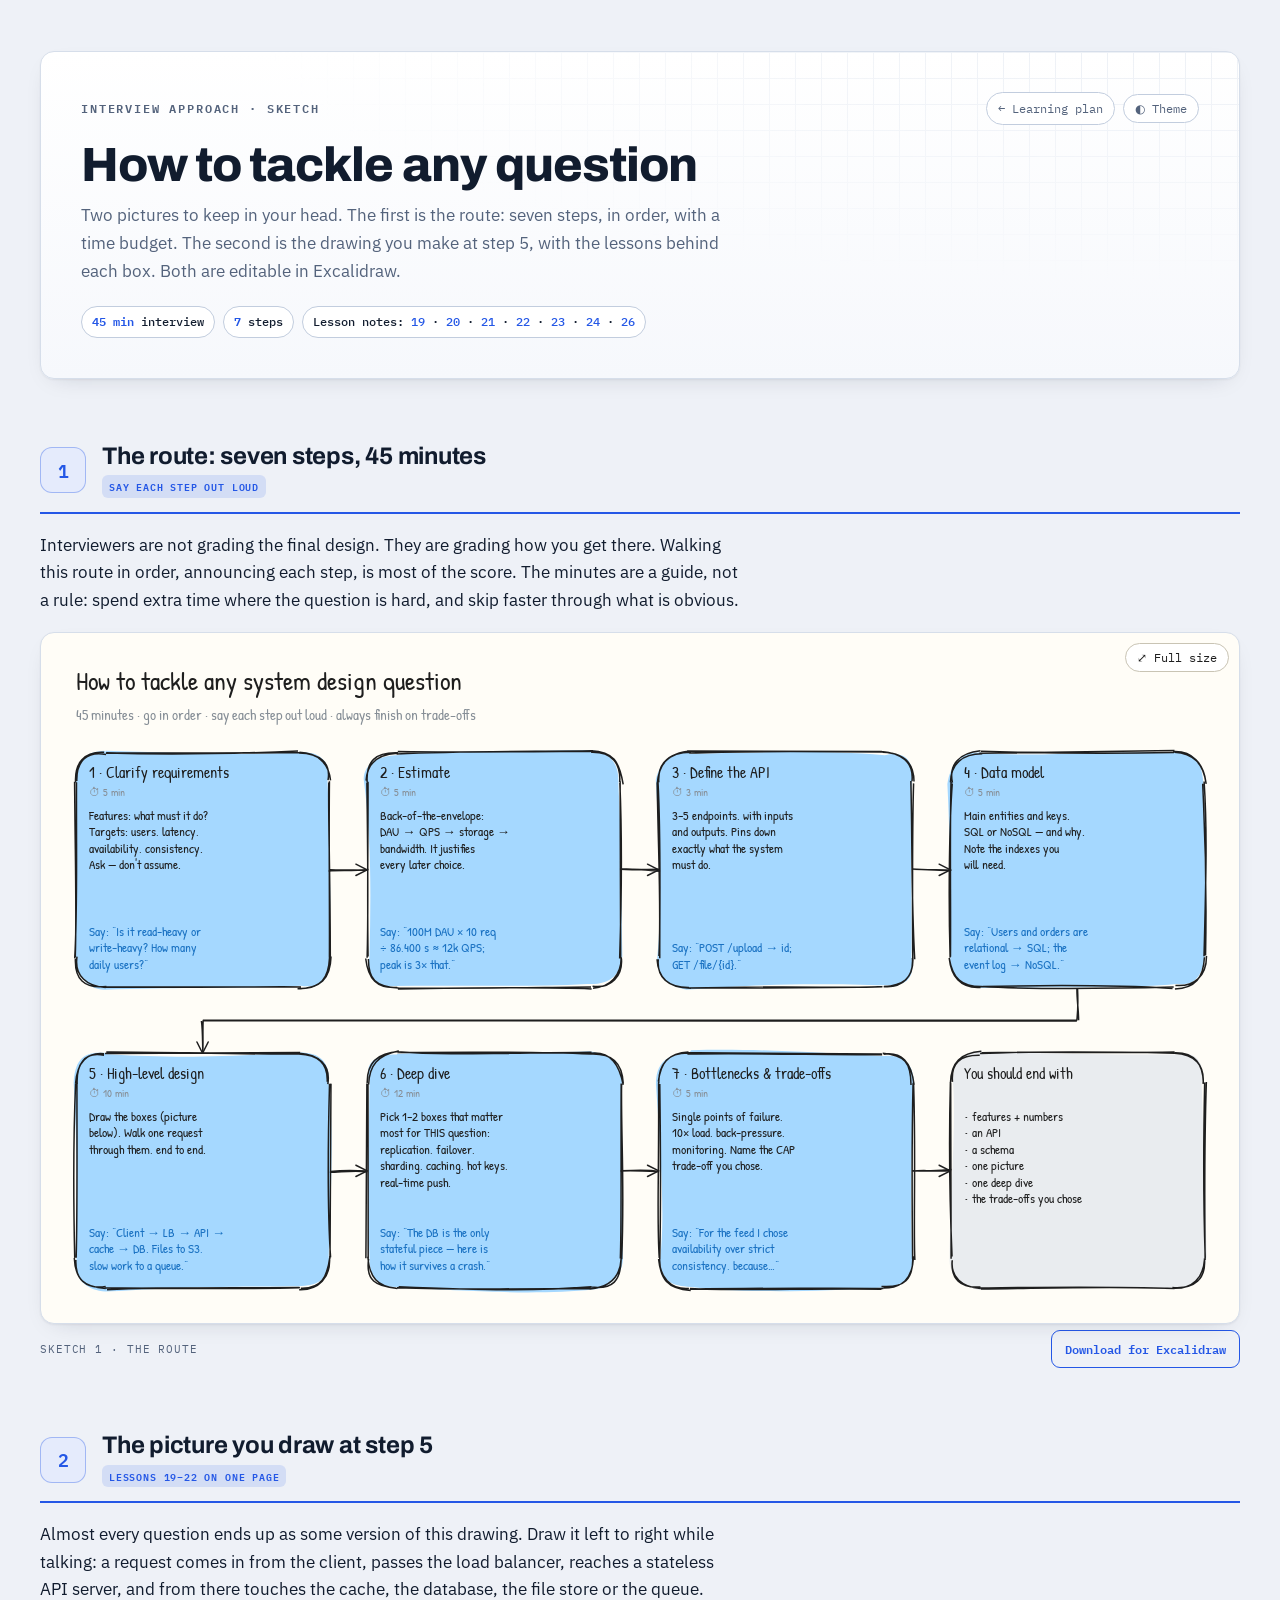
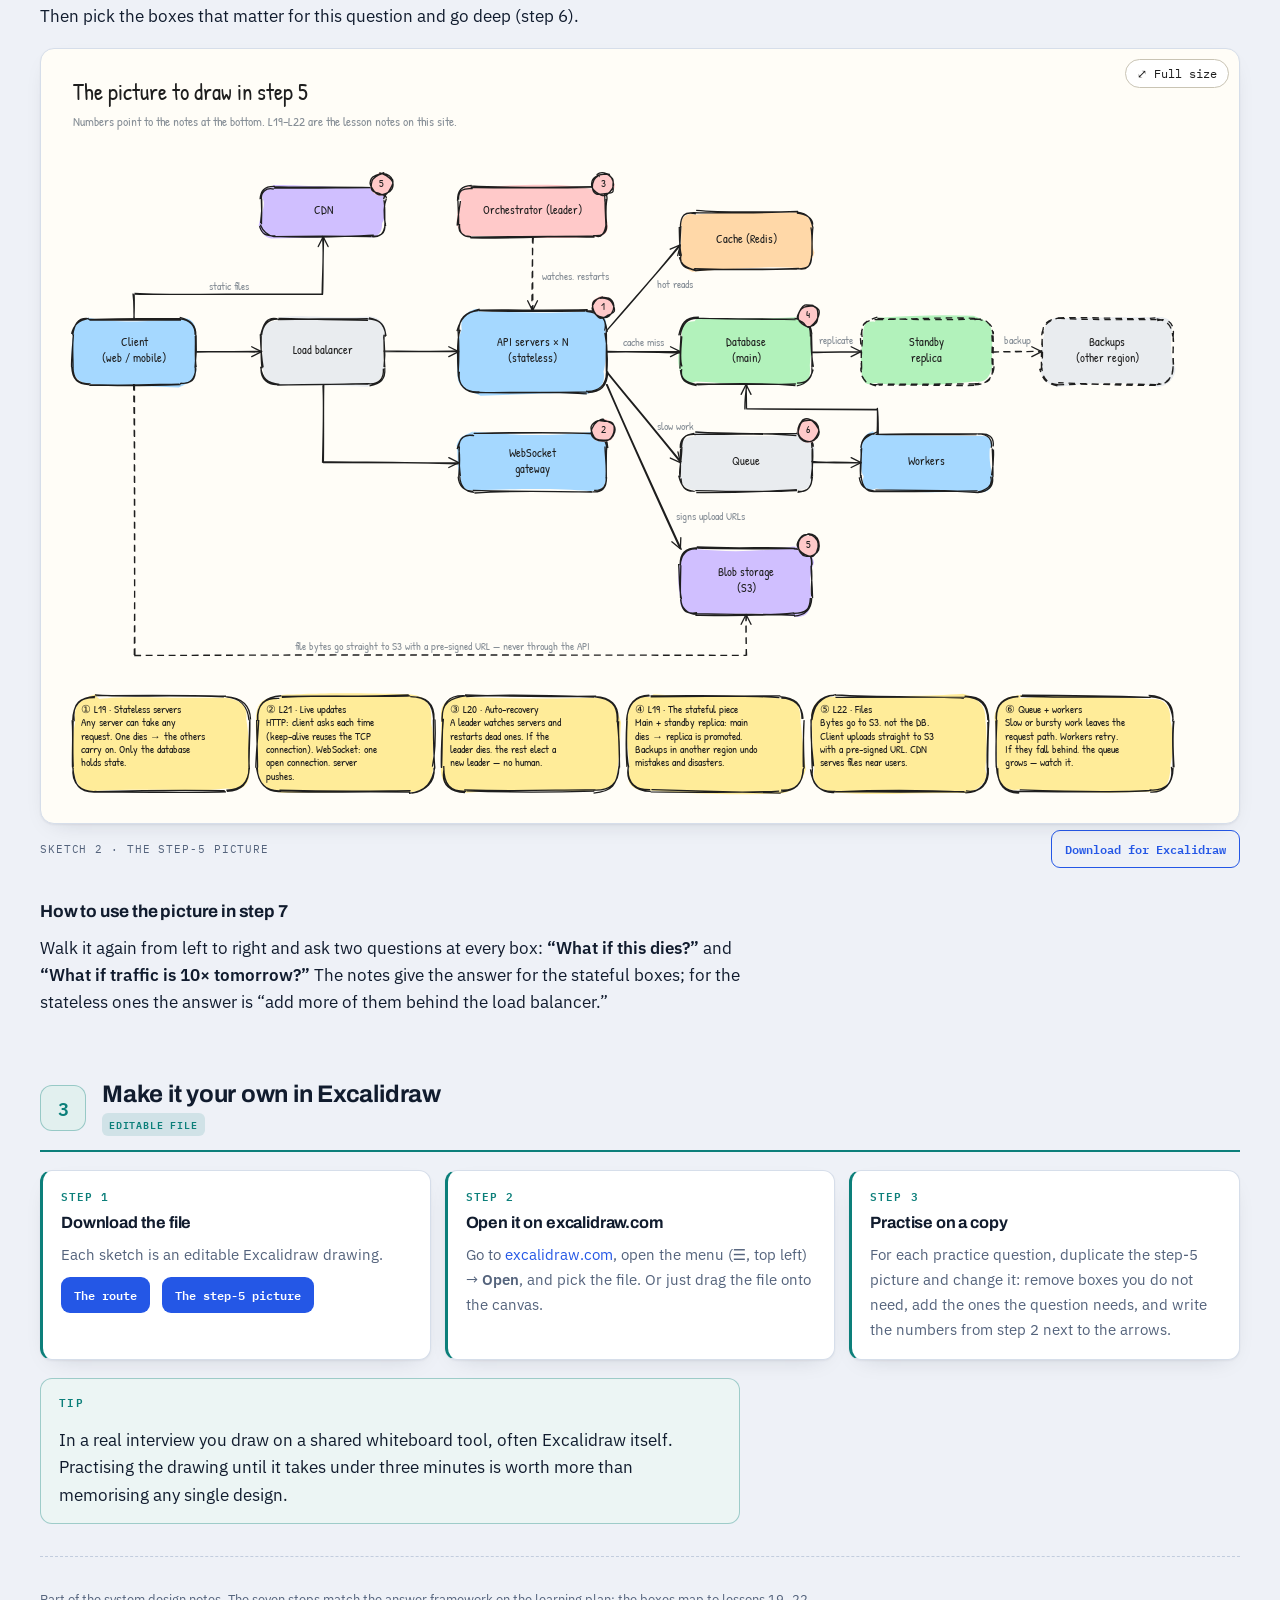
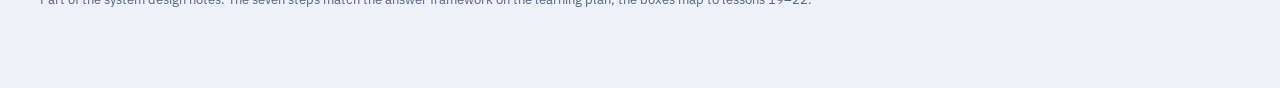
<file: approach.html>
<!DOCTYPE html>
<html lang="en">
<head>
<meta charset="utf-8">
<meta name="viewport" content="width=device-width, initial-scale=1">
<title>How to tackle any question — sketch</title>
<link rel="preconnect" href="https://fonts.googleapis.com">
<link rel="preconnect" href="https://fonts.gstatic.com" crossorigin>
<link href="https://fonts.googleapis.com/css2?family=Archivo:wght@600;700;800&family=IBM+Plex+Mono:wght@400;500;600&family=IBM+Plex+Sans:wght@400;500;600&family=Patrick+Hand&display=swap" rel="stylesheet">
<link rel="stylesheet" href="css/notes.css">
<style>
  .wrap{max-width:1400px}
  .how{display:grid;grid-template-columns:repeat(3,minmax(0,1fr));gap:14px;margin:18px 0}
  @media(max-width:760px){.how{grid-template-columns:1fr}}
</style>
</head>
<body>
<div class="wrap">

  <header class="hero">
    <div class="topbar">
      <p class="eyebrow">Interview approach · Sketch</p>
      <div class="topbar-right">
        <a class="back" href="index.html">← Learning plan</a>
        <button class="toggle" id="themeBtn" type="button">◐ Theme</button>
      </div>
    </div>
    <h1>How to tackle any question</h1>
    <p class="lede">Two pictures to keep in your head. The first is the route: seven steps, in order, with a time budget. The second is the drawing you make at step 5, with the lessons behind each box. Both are editable in Excalidraw.</p>
    <div class="chips">
      <span class="chip"><b>45 min</b> interview</span>
      <span class="chip"><b>7</b> steps</span>
      <span class="chip">Lesson notes: <a href="notes/19-data-redundancy-recovery.html">19</a> · <a href="notes/20-leader-election.html">20</a> · <a href="notes/21-client-server-protocols.html">21</a> · <a href="notes/22-blob-storage-s3.html">22</a> · <a href="notes/23-bloom-filters.html">23</a> · <a href="notes/24-consistent-hashing.html">24</a> · <a href="notes/26-ecommerce-product-listing.html">26</a></span>
    </div>
  </header>

  <section id="route">
    <div class="sec-head">
      <span class="sec-num">1</span>
      <div>
        <h2>The route: seven steps, 45 minutes</h2>
        <div class="sec-meta"><span class="badge">Say each step out loud</span></div>
      </div>
    </div>
    <div class="prose">
      <p>Interviewers are not grading the final design. They are grading how you get there. Walking this route in order, announcing each step, is most of the score. The minutes are a guide, not a rule: spend extra time where the question is hard, and skip faster through what is obvious.</p>
    </div>
    <div class="paper"><button class="zoom-btn" type="button" data-zoom>⤢ Full size</button><div class="paper-scroll"><svg class="sketch" data-sketch="skA" role="img" aria-label="Seven steps in order: clarify requirements, estimate, define the API, data model, high-level design, deep dive, bottlenecks and trade-offs; ending with the list of things you should have produced."></svg></div></div>
    <p class="paper-foot"><span class="cap">Sketch 1 · the route</span><span><a class="btn ghost" href="diagrams/approach-route.excalidraw" download>Download for Excalidraw</a></span></p>
    <script type="application/json" id="skA" data-sketch-src="diagrams/approach-route.excalidraw">{"elements":[{"id":"e29735a1d","type":"text","x":0,"y":0,"width":616.0,"height":35.0,"angle":0,"strokeColor":"#1e1e1e","backgroundColor":"transparent","fillStyle":"solid","strokeWidth":2,"strokeStyle":"solid","roughness":1,"opacity":100,"groupIds":[],"frameId":null,"roundness":null,"seed":2035525363,"version":1,"versionNonce":323946140,"isDeleted":false,"boundElements":[],"updated":1791906203453,"link":null,"locked":false,"text":"How to tackle any system design question","originalText":"How to tackle any system design question","fontSize":28,"fontFamily":5,"textAlign":"left","verticalAlign":"top","containerId":null,"lineHeight":1.25,"autoResize":true},{"id":"e32899388","type":"text","x":0,"y":42,"width":695.2,"height":20.0,"angle":0,"strokeColor":"#868e96","backgroundColor":"transparent","fillStyle":"solid","strokeWidth":2,"strokeStyle":"solid","roughness":1,"opacity":100,"groupIds":[],"frameId":null,"roundness":null,"seed":1397871145,"version":1,"versionNonce":103694313,"isDeleted":false,"boundElements":[],"updated":1791906203453,"link":null,"locked":false,"text":"45 minutes · go in order · say each step out loud · always finish on trade-offs","originalText":"45 minutes · go in order · say each step out loud · always finish on trade-offs","fontSize":16,"fontFamily":5,"textAlign":"left","verticalAlign":"top","containerId":null,"lineHeight":1.25,"autoResize":true},{"id":"e945979a","type":"rectangle","x":0,"y":90,"width":270,"height":250,"angle":0,"strokeColor":"#1e1e1e","backgroundColor":"#a5d8ff","fillStyle":"solid","strokeWidth":2,"strokeStyle":"solid","roughness":1,"opacity":100,"groupIds":["step1"],"frameId":null,"roundness":{"type":3},"seed":1763673107,"version":1,"versionNonce":1150797846,"isDeleted":false,"boundElements":[],"updated":1791906203453,"link":null,"locked":false},{"id":"ec0c7409","type":"text","x":14,"y":102,"width":224.4,"height":21.25,"angle":0,"strokeColor":"#1e1e1e","backgroundColor":"transparent","fillStyle":"solid","strokeWidth":2,"strokeStyle":"solid","roughness":1,"opacity":100,"groupIds":["step1"],"frameId":null,"roundness":null,"seed":785310973,"version":1,"versionNonce":1251527727,"isDeleted":false,"boundElements":[],"updated":1791906203453,"link":null,"locked":false,"text":"1 · Clarify requirements","originalText":"1 · Clarify requirements","fontSize":17,"fontFamily":5,"textAlign":"left","verticalAlign":"top","containerId":null,"lineHeight":1.25,"autoResize":true},{"id":"e76c823b","type":"text","x":14,"y":126,"width":46.2,"height":15.0,"angle":0,"strokeColor":"#868e96","backgroundColor":"transparent","fillStyle":"solid","strokeWidth":2,"strokeStyle":"solid","roughness":1,"opacity":100,"groupIds":["step1"],"frameId":null,"roundness":null,"seed":1953574603,"version":1,"versionNonce":1089709947,"isDeleted":false,"boundElements":[],"updated":1791906203453,"link":null,"locked":false,"text":"⏱ 5 min","originalText":"⏱ 5 min","fontSize":12,"fontFamily":5,"textAlign":"left","verticalAlign":"top","containerId":null,"lineHeight":1.25,"autoResize":true},{"id":"e1b7b3ae7","type":"text","x":14,"y":150,"width":200.20000000000002,"height":70.0,"angle":0,"strokeColor":"#1e1e1e","backgroundColor":"transparent","fillStyle":"solid","strokeWidth":2,"strokeStyle":"solid","roughness":1,"opacity":100,"groupIds":["step1"],"frameId":null,"roundness":null,"seed":80521325,"version":1,"versionNonce":184570286,"isDeleted":false,"boundElements":[],"updated":1791906203453,"link":null,"locked":false,"text":"Features: what must it do?\nTargets: users, latency,\navailability, consistency.\nAsk — don't assume.","originalText":"Features: what must it do?\nTargets: users, latency,\navailability, consistency.\nAsk — don't assume.","fontSize":14,"fontFamily":5,"textAlign":"left","verticalAlign":"top","containerId":null,"lineHeight":1.25,"autoResize":true},{"id":"e3781b3ae","type":"text","x":14,"y":273.5,"width":192.50000000000003,"height":52.5,"angle":0,"strokeColor":"#1971c2","backgroundColor":"transparent","fillStyle":"solid","strokeWidth":2,"strokeStyle":"solid","roughness":1,"opacity":100,"groupIds":["step1"],"frameId":null,"roundness":null,"seed":898017870,"version":1,"versionNonce":150013384,"isDeleted":false,"boundElements":[],"updated":1791906203453,"link":null,"locked":false,"text":"Say: “Is it read-heavy or\nwrite-heavy? How many\ndaily users?”","originalText":"Say: “Is it read-heavy or\nwrite-heavy? How many\ndaily users?”","fontSize":14,"fontFamily":5,"textAlign":"left","verticalAlign":"top","containerId":null,"lineHeight":1.25,"autoResize":true},{"id":"e1ece0b93","type":"rectangle","x":310,"y":90,"width":270,"height":250,"angle":0,"strokeColor":"#1e1e1e","backgroundColor":"#a5d8ff","fillStyle":"solid","strokeWidth":2,"strokeStyle":"solid","roughness":1,"opacity":100,"groupIds":["step2"],"frameId":null,"roundness":{"type":3},"seed":194804717,"version":1,"versionNonce":1183364968,"isDeleted":false,"boundElements":[],"updated":1791906203453,"link":null,"locked":false},{"id":"e3656a514","type":"text","x":324,"y":102,"width":112.2,"height":21.25,"angle":0,"strokeColor":"#1e1e1e","backgroundColor":"transparent","fillStyle":"solid","strokeWidth":2,"strokeStyle":"solid","roughness":1,"opacity":100,"groupIds":["step2"],"frameId":null,"roundness":null,"seed":126938844,"version":1,"versionNonce":1775651416,"isDeleted":false,"boundElements":[],"updated":1791906203453,"link":null,"locked":false,"text":"2 · Estimate","originalText":"2 · Estimate","fontSize":17,"fontFamily":5,"textAlign":"left","verticalAlign":"top","containerId":null,"lineHeight":1.25,"autoResize":true},{"id":"e4860c968","type":"text","x":324,"y":126,"width":46.2,"height":15.0,"angle":0,"strokeColor":"#868e96","backgroundColor":"transparent","fillStyle":"solid","strokeWidth":2,"strokeStyle":"solid","roughness":1,"opacity":100,"groupIds":["step2"],"frameId":null,"roundness":null,"seed":265862674,"version":1,"versionNonce":2034632751,"isDeleted":false,"boundElements":[],"updated":1791906203453,"link":null,"locked":false,"text":"⏱ 5 min","originalText":"⏱ 5 min","fontSize":12,"fontFamily":5,"textAlign":"left","verticalAlign":"top","containerId":null,"lineHeight":1.25,"autoResize":true},{"id":"e1c93182d","type":"text","x":324,"y":150,"width":177.10000000000002,"height":70.0,"angle":0,"strokeColor":"#1e1e1e","backgroundColor":"transparent","fillStyle":"solid","strokeWidth":2,"strokeStyle":"solid","roughness":1,"opacity":100,"groupIds":["step2"],"frameId":null,"roundness":null,"seed":1354258845,"version":1,"versionNonce":1347402587,"isDeleted":false,"boundElements":[],"updated":1791906203453,"link":null,"locked":false,"text":"Back-of-the-envelope:\nDAU → QPS → storage →\nbandwidth. It justifies\nevery later choice.","originalText":"Back-of-the-envelope:\nDAU → QPS → storage →\nbandwidth. It justifies\nevery later choice.","fontSize":14,"fontFamily":5,"textAlign":"left","verticalAlign":"top","containerId":null,"lineHeight":1.25,"autoResize":true},{"id":"e4a9fa479","type":"text","x":324,"y":273.5,"width":177.10000000000002,"height":52.5,"angle":0,"strokeColor":"#1971c2","backgroundColor":"transparent","fillStyle":"solid","strokeWidth":2,"strokeStyle":"solid","roughness":1,"opacity":100,"groupIds":["step2"],"frameId":null,"roundness":null,"seed":2035189461,"version":1,"versionNonce":132847737,"isDeleted":false,"boundElements":[],"updated":1791906203453,"link":null,"locked":false,"text":"Say: “100M DAU × 10 req\n÷ 86,400 s ≈ 12k QPS;\npeak is 3× that.”","originalText":"Say: “100M DAU × 10 req\n÷ 86,400 s ≈ 12k QPS;\npeak is 3× that.”","fontSize":14,"fontFamily":5,"textAlign":"left","verticalAlign":"top","containerId":null,"lineHeight":1.25,"autoResize":true},{"id":"e49de8268","type":"rectangle","x":620,"y":90,"width":270,"height":250,"angle":0,"strokeColor":"#1e1e1e","backgroundColor":"#a5d8ff","fillStyle":"solid","strokeWidth":2,"strokeStyle":"solid","roughness":1,"opacity":100,"groupIds":["step3"],"frameId":null,"roundness":{"type":3},"seed":1257440635,"version":1,"versionNonce":851864843,"isDeleted":false,"boundElements":[],"updated":1791906203453,"link":null,"locked":false},{"id":"e658f14f","type":"text","x":634,"y":102,"width":168.3,"height":21.25,"angle":0,"strokeColor":"#1e1e1e","backgroundColor":"transparent","fillStyle":"solid","strokeWidth":2,"strokeStyle":"solid","roughness":1,"opacity":100,"groupIds":["step3"],"frameId":null,"roundness":null,"seed":2096491879,"version":1,"versionNonce":474769609,"isDeleted":false,"boundElements":[],"updated":1791906203453,"link":null,"locked":false,"text":"3 · Define the API","originalText":"3 · Define the API","fontSize":17,"fontFamily":5,"textAlign":"left","verticalAlign":"top","containerId":null,"lineHeight":1.25,"autoResize":true},{"id":"e5f66bd9","type":"text","x":634,"y":126,"width":46.2,"height":15.0,"angle":0,"strokeColor":"#868e96","backgroundColor":"transparent","fillStyle":"solid","strokeWidth":2,"strokeStyle":"solid","roughness":1,"opacity":100,"groupIds":["step3"],"frameId":null,"roundness":null,"seed":1195428768,"version":1,"versionNonce":1843546982,"isDeleted":false,"boundElements":[],"updated":1791906203453,"link":null,"locked":false,"text":"⏱ 3 min","originalText":"⏱ 3 min","fontSize":12,"fontFamily":5,"textAlign":"left","verticalAlign":"top","containerId":null,"lineHeight":1.25,"autoResize":true},{"id":"e110bdf57","type":"text","x":634,"y":150,"width":200.20000000000002,"height":70.0,"angle":0,"strokeColor":"#1e1e1e","backgroundColor":"transparent","fillStyle":"solid","strokeWidth":2,"strokeStyle":"solid","roughness":1,"opacity":100,"groupIds":["step3"],"frameId":null,"roundness":null,"seed":621931212,"version":1,"versionNonce":900094242,"isDeleted":false,"boundElements":[],"updated":1791906203453,"link":null,"locked":false,"text":"3–5 endpoints, with inputs\nand outputs. Pins down\nexactly what the system\nmust do.","originalText":"3–5 endpoints, with inputs\nand outputs. Pins down\nexactly what the system\nmust do.","fontSize":14,"fontFamily":5,"textAlign":"left","verticalAlign":"top","containerId":null,"lineHeight":1.25,"autoResize":true},{"id":"e1276f353","type":"text","x":634,"y":291.0,"width":184.8,"height":35.0,"angle":0,"strokeColor":"#1971c2","backgroundColor":"transparent","fillStyle":"solid","strokeWidth":2,"strokeStyle":"solid","roughness":1,"opacity":100,"groupIds":["step3"],"frameId":null,"roundness":null,"seed":1161114103,"version":1,"versionNonce":252956897,"isDeleted":false,"boundElements":[],"updated":1791906203453,"link":null,"locked":false,"text":"Say: “POST /upload → id;\nGET /file/{id}.”","originalText":"Say: “POST /upload → id;\nGET /file/{id}.”","fontSize":14,"fontFamily":5,"textAlign":"left","verticalAlign":"top","containerId":null,"lineHeight":1.25,"autoResize":true},{"id":"e4913b32d","type":"rectangle","x":930,"y":90,"width":270,"height":250,"angle":0,"strokeColor":"#1e1e1e","backgroundColor":"#a5d8ff","fillStyle":"solid","strokeWidth":2,"strokeStyle":"solid","roughness":1,"opacity":100,"groupIds":["step4"],"frameId":null,"roundness":{"type":3},"seed":662459677,"version":1,"versionNonce":1203143341,"isDeleted":false,"boundElements":[],"updated":1791906203453,"link":null,"locked":false},{"id":"e6876d418","type":"text","x":944,"y":102,"width":130.9,"height":21.25,"angle":0,"strokeColor":"#1e1e1e","backgroundColor":"transparent","fillStyle":"solid","strokeWidth":2,"strokeStyle":"solid","roughness":1,"opacity":100,"groupIds":["step4"],"frameId":null,"roundness":null,"seed":1464589643,"version":1,"versionNonce":388106950,"isDeleted":false,"boundElements":[],"updated":1791906203453,"link":null,"locked":false,"text":"4 · Data model","originalText":"4 · Data model","fontSize":17,"fontFamily":5,"textAlign":"left","verticalAlign":"top","containerId":null,"lineHeight":1.25,"autoResize":true},{"id":"ed30edf2","type":"text","x":944,"y":126,"width":46.2,"height":15.0,"angle":0,"strokeColor":"#868e96","backgroundColor":"transparent","fillStyle":"solid","strokeWidth":2,"strokeStyle":"solid","roughness":1,"opacity":100,"groupIds":["step4"],"frameId":null,"roundness":null,"seed":1248976841,"version":1,"versionNonce":1226652085,"isDeleted":false,"boundElements":[],"updated":1791906203453,"link":null,"locked":false,"text":"⏱ 5 min","originalText":"⏱ 5 min","fontSize":12,"fontFamily":5,"textAlign":"left","verticalAlign":"top","containerId":null,"lineHeight":1.25,"autoResize":true},{"id":"e51c7eaa4","type":"text","x":944,"y":150,"width":177.10000000000002,"height":70.0,"angle":0,"strokeColor":"#1e1e1e","backgroundColor":"transparent","fillStyle":"solid","strokeWidth":2,"strokeStyle":"solid","roughness":1,"opacity":100,"groupIds":["step4"],"frameId":null,"roundness":null,"seed":403449955,"version":1,"versionNonce":799717634,"isDeleted":false,"boundElements":[],"updated":1791906203453,"link":null,"locked":false,"text":"Main entities and keys.\nSQL or NoSQL — and why.\nNote the indexes you\nwill need.","originalText":"Main entities and keys.\nSQL or NoSQL — and why.\nNote the indexes you\nwill need.","fontSize":14,"fontFamily":5,"textAlign":"left","verticalAlign":"top","containerId":null,"lineHeight":1.25,"autoResize":true},{"id":"ec789aea","type":"text","x":944,"y":273.5,"width":200.20000000000002,"height":52.5,"angle":0,"strokeColor":"#1971c2","backgroundColor":"transparent","fillStyle":"solid","strokeWidth":2,"strokeStyle":"solid","roughness":1,"opacity":100,"groupIds":["step4"],"frameId":null,"roundness":null,"seed":1176272277,"version":1,"versionNonce":1529246226,"isDeleted":false,"boundElements":[],"updated":1791906203453,"link":null,"locked":false,"text":"Say: “Users and orders are\nrelational → SQL; the\nevent log → NoSQL.”","originalText":"Say: “Users and orders are\nrelational → SQL; the\nevent log → NoSQL.”","fontSize":14,"fontFamily":5,"textAlign":"left","verticalAlign":"top","containerId":null,"lineHeight":1.25,"autoResize":true},{"id":"e809781c","type":"rectangle","x":0,"y":410,"width":270,"height":250,"angle":0,"strokeColor":"#1e1e1e","backgroundColor":"#a5d8ff","fillStyle":"solid","strokeWidth":2,"strokeStyle":"solid","roughness":1,"opacity":100,"groupIds":["step5"],"frameId":null,"roundness":{"type":3},"seed":1211971682,"version":1,"versionNonce":127992539,"isDeleted":false,"boundElements":[],"updated":1791906203453,"link":null,"locked":false},{"id":"e4f3bb4d9","type":"text","x":14,"y":422,"width":196.35000000000002,"height":21.25,"angle":0,"strokeColor":"#1e1e1e","backgroundColor":"transparent","fillStyle":"solid","strokeWidth":2,"strokeStyle":"solid","roughness":1,"opacity":100,"groupIds":["step5"],"frameId":null,"roundness":null,"seed":442292976,"version":1,"versionNonce":1066042003,"isDeleted":false,"boundElements":[],"updated":1791906203453,"link":null,"locked":false,"text":"5 · High-level design","originalText":"5 · High-level design","fontSize":17,"fontFamily":5,"textAlign":"left","verticalAlign":"top","containerId":null,"lineHeight":1.25,"autoResize":true},{"id":"e571758ab","type":"text","x":14,"y":446,"width":52.800000000000004,"height":15.0,"angle":0,"strokeColor":"#868e96","backgroundColor":"transparent","fillStyle":"solid","strokeWidth":2,"strokeStyle":"solid","roughness":1,"opacity":100,"groupIds":["step5"],"frameId":null,"roundness":null,"seed":1141860530,"version":1,"versionNonce":918247488,"isDeleted":false,"boundElements":[],"updated":1791906203453,"link":null,"locked":false,"text":"⏱ 10 min","originalText":"⏱ 10 min","fontSize":12,"fontFamily":5,"textAlign":"left","verticalAlign":"top","containerId":null,"lineHeight":1.25,"autoResize":true},{"id":"e637c3b8d","type":"text","x":14,"y":470,"width":192.50000000000003,"height":52.5,"angle":0,"strokeColor":"#1e1e1e","backgroundColor":"transparent","fillStyle":"solid","strokeWidth":2,"strokeStyle":"solid","roughness":1,"opacity":100,"groupIds":["step5"],"frameId":null,"roundness":null,"seed":674625912,"version":1,"versionNonce":999872393,"isDeleted":false,"boundElements":[],"updated":1791906203453,"link":null,"locked":false,"text":"Draw the boxes (picture\nbelow). Walk one request\nthrough them, end to end.","originalText":"Draw the boxes (picture\nbelow). Walk one request\nthrough them, end to end.","fontSize":14,"fontFamily":5,"textAlign":"left","verticalAlign":"top","containerId":null,"lineHeight":1.25,"autoResize":true},{"id":"e4af3b0e9","type":"text","x":14,"y":593.5,"width":192.50000000000003,"height":52.5,"angle":0,"strokeColor":"#1971c2","backgroundColor":"transparent","fillStyle":"solid","strokeWidth":2,"strokeStyle":"solid","roughness":1,"opacity":100,"groupIds":["step5"],"frameId":null,"roundness":null,"seed":1983075268,"version":1,"versionNonce":973206041,"isDeleted":false,"boundElements":[],"updated":1791906203453,"link":null,"locked":false,"text":"Say: “Client → LB → API →\ncache → DB. Files to S3,\nslow work to a queue.”","originalText":"Say: “Client → LB → API →\ncache → DB. Files to S3,\nslow work to a queue.”","fontSize":14,"fontFamily":5,"textAlign":"left","verticalAlign":"top","containerId":null,"lineHeight":1.25,"autoResize":true},{"id":"e2e4854ad","type":"rectangle","x":310,"y":410,"width":270,"height":250,"angle":0,"strokeColor":"#1e1e1e","backgroundColor":"#a5d8ff","fillStyle":"solid","strokeWidth":2,"strokeStyle":"solid","roughness":1,"opacity":100,"groupIds":["step6"],"frameId":null,"roundness":{"type":3},"seed":643744727,"version":1,"versionNonce":533492028,"isDeleted":false,"boundElements":[],"updated":1791906203453,"link":null,"locked":false},{"id":"e65ae3a14","type":"text","x":324,"y":422,"width":121.55000000000001,"height":21.25,"angle":0,"strokeColor":"#1e1e1e","backgroundColor":"transparent","fillStyle":"solid","strokeWidth":2,"strokeStyle":"solid","roughness":1,"opacity":100,"groupIds":["step6"],"frameId":null,"roundness":null,"seed":386046158,"version":1,"versionNonce":1501079115,"isDeleted":false,"boundElements":[],"updated":1791906203453,"link":null,"locked":false,"text":"6 · Deep dive","originalText":"6 · Deep dive","fontSize":17,"fontFamily":5,"textAlign":"left","verticalAlign":"top","containerId":null,"lineHeight":1.25,"autoResize":true},{"id":"e63d17511","type":"text","x":324,"y":446,"width":52.800000000000004,"height":15.0,"angle":0,"strokeColor":"#868e96","backgroundColor":"transparent","fillStyle":"solid","strokeWidth":2,"strokeStyle":"solid","roughness":1,"opacity":100,"groupIds":["step6"],"frameId":null,"roundness":null,"seed":524193278,"version":1,"versionNonce":175782304,"isDeleted":false,"boundElements":[],"updated":1791906203453,"link":null,"locked":false,"text":"⏱ 12 min","originalText":"⏱ 12 min","fontSize":12,"fontFamily":5,"textAlign":"left","verticalAlign":"top","containerId":null,"lineHeight":1.25,"autoResize":true},{"id":"e4986b758","type":"text","x":324,"y":470,"width":215.60000000000002,"height":87.5,"angle":0,"strokeColor":"#1e1e1e","backgroundColor":"transparent","fillStyle":"solid","strokeWidth":2,"strokeStyle":"solid","roughness":1,"opacity":100,"groupIds":["step6"],"frameId":null,"roundness":null,"seed":644780075,"version":1,"versionNonce":1127850897,"isDeleted":false,"boundElements":[],"updated":1791906203453,"link":null,"locked":false,"text":"Pick 1–2 boxes that matter\nmost for THIS question:\nreplication, failover,\nsharding, caching, hot keys,\nreal-time push.","originalText":"Pick 1–2 boxes that matter\nmost for THIS question:\nreplication, failover,\nsharding, caching, hot keys,\nreal-time push.","fontSize":14,"fontFamily":5,"textAlign":"left","verticalAlign":"top","containerId":null,"lineHeight":1.25,"autoResize":true},{"id":"e3f5ff904","type":"text","x":324,"y":593.5,"width":192.50000000000003,"height":52.5,"angle":0,"strokeColor":"#1971c2","backgroundColor":"transparent","fillStyle":"solid","strokeWidth":2,"strokeStyle":"solid","roughness":1,"opacity":100,"groupIds":["step6"],"frameId":null,"roundness":null,"seed":1879343460,"version":1,"versionNonce":737608423,"isDeleted":false,"boundElements":[],"updated":1791906203453,"link":null,"locked":false,"text":"Say: “The DB is the only\nstateful piece — here is\nhow it survives a crash.”","originalText":"Say: “The DB is the only\nstateful piece — here is\nhow it survives a crash.”","fontSize":14,"fontFamily":5,"textAlign":"left","verticalAlign":"top","containerId":null,"lineHeight":1.25,"autoResize":true},{"id":"e5d5e7691","type":"rectangle","x":620,"y":410,"width":270,"height":250,"angle":0,"strokeColor":"#1e1e1e","backgroundColor":"#a5d8ff","fillStyle":"solid","strokeWidth":2,"strokeStyle":"solid","roughness":1,"opacity":100,"groupIds":["step7"],"frameId":null,"roundness":{"type":3},"seed":963864094,"version":1,"versionNonce":618341637,"isDeleted":false,"boundElements":[],"updated":1791906203453,"link":null,"locked":false},{"id":"e4df25e7f","type":"text","x":634,"y":422,"width":261.8,"height":21.25,"angle":0,"strokeColor":"#1e1e1e","backgroundColor":"transparent","fillStyle":"solid","strokeWidth":2,"strokeStyle":"solid","roughness":1,"opacity":100,"groupIds":["step7"],"frameId":null,"roundness":null,"seed":2104909469,"version":1,"versionNonce":157197672,"isDeleted":false,"boundElements":[],"updated":1791906203453,"link":null,"locked":false,"text":"7 · Bottlenecks & trade-offs","originalText":"7 · Bottlenecks & trade-offs","fontSize":17,"fontFamily":5,"textAlign":"left","verticalAlign":"top","containerId":null,"lineHeight":1.25,"autoResize":true},{"id":"ef1cc789","type":"text","x":634,"y":446,"width":46.2,"height":15.0,"angle":0,"strokeColor":"#868e96","backgroundColor":"transparent","fillStyle":"solid","strokeWidth":2,"strokeStyle":"solid","roughness":1,"opacity":100,"groupIds":["step7"],"frameId":null,"roundness":null,"seed":1099367391,"version":1,"versionNonce":897911925,"isDeleted":false,"boundElements":[],"updated":1791906203453,"link":null,"locked":false,"text":"⏱ 5 min","originalText":"⏱ 5 min","fontSize":12,"fontFamily":5,"textAlign":"left","verticalAlign":"top","containerId":null,"lineHeight":1.25,"autoResize":true},{"id":"e151d7a6b","type":"text","x":634,"y":470,"width":192.50000000000003,"height":70.0,"angle":0,"strokeColor":"#1e1e1e","backgroundColor":"transparent","fillStyle":"solid","strokeWidth":2,"strokeStyle":"solid","roughness":1,"opacity":100,"groupIds":["step7"],"frameId":null,"roundness":null,"seed":1625947776,"version":1,"versionNonce":734559256,"isDeleted":false,"boundElements":[],"updated":1791906203453,"link":null,"locked":false,"text":"Single points of failure,\n10× load, back-pressure,\nmonitoring. Name the CAP\ntrade-off you chose.","originalText":"Single points of failure,\n10× load, back-pressure,\nmonitoring. Name the CAP\ntrade-off you chose.","fontSize":14,"fontFamily":5,"textAlign":"left","verticalAlign":"top","containerId":null,"lineHeight":1.25,"autoResize":true},{"id":"e13743aab","type":"text","x":634,"y":593.5,"width":200.20000000000002,"height":52.5,"angle":0,"strokeColor":"#1971c2","backgroundColor":"transparent","fillStyle":"solid","strokeWidth":2,"strokeStyle":"solid","roughness":1,"opacity":100,"groupIds":["step7"],"frameId":null,"roundness":null,"seed":2004182514,"version":1,"versionNonce":1050040258,"isDeleted":false,"boundElements":[],"updated":1791906203453,"link":null,"locked":false,"text":"Say: “For the feed I chose\navailability over strict\nconsistency, because…”","originalText":"Say: “For the feed I chose\navailability over strict\nconsistency, because…”","fontSize":14,"fontFamily":5,"textAlign":"left","verticalAlign":"top","containerId":null,"lineHeight":1.25,"autoResize":true},{"id":"e35fa3635","type":"rectangle","x":930,"y":410,"width":270,"height":250,"angle":0,"strokeColor":"#1e1e1e","backgroundColor":"#e9ecef","fillStyle":"solid","strokeWidth":2,"strokeStyle":"solid","roughness":1,"opacity":100,"groupIds":["step8"],"frameId":null,"roundness":{"type":3},"seed":84196940,"version":1,"versionNonce":2065920251,"isDeleted":false,"boundElements":[],"updated":1791906203453,"link":null,"locked":false},{"id":"e558818e9","type":"text","x":944,"y":422,"width":177.65,"height":21.25,"angle":0,"strokeColor":"#1e1e1e","backgroundColor":"transparent","fillStyle":"solid","strokeWidth":2,"strokeStyle":"solid","roughness":1,"opacity":100,"groupIds":["step8"],"frameId":null,"roundness":null,"seed":166688708,"version":1,"versionNonce":1641903440,"isDeleted":false,"boundElements":[],"updated":1791906203453,"link":null,"locked":false,"text":"You should end with","originalText":"You should end with","fontSize":17,"fontFamily":5,"textAlign":"left","verticalAlign":"top","containerId":null,"lineHeight":1.25,"autoResize":true},{"id":"e476f06be","type":"text","x":944,"y":470,"width":200.20000000000002,"height":105.0,"angle":0,"strokeColor":"#1e1e1e","backgroundColor":"transparent","fillStyle":"solid","strokeWidth":2,"strokeStyle":"solid","roughness":1,"opacity":100,"groupIds":["step8"],"frameId":null,"roundness":null,"seed":1230563834,"version":1,"versionNonce":1694566832,"isDeleted":false,"boundElements":[],"updated":1791906203453,"link":null,"locked":false,"text":"• features + numbers\n• an API\n• a schema\n• one picture\n• one deep dive\n• the trade-offs you chose","originalText":"• features + numbers\n• an API\n• a schema\n• one picture\n• one deep dive\n• the trade-offs you chose","fontSize":14,"fontFamily":5,"textAlign":"left","verticalAlign":"top","containerId":null,"lineHeight":1.25,"autoResize":true},{"id":"e700fa82c","type":"arrow","x":270,"y":215.0,"width":40,"height":0.0,"angle":0,"strokeColor":"#1e1e1e","backgroundColor":"transparent","fillStyle":"solid","strokeWidth":2,"strokeStyle":"solid","roughness":1,"opacity":100,"groupIds":[],"frameId":null,"roundness":{"type":2},"seed":1757400422,"version":1,"versionNonce":673767655,"isDeleted":false,"boundElements":[],"updated":1791906203453,"link":null,"locked":false,"points":[[0,0.0],[40,0.0]],"lastCommittedPoint":null,"startBinding":null,"endBinding":null,"startArrowhead":null,"endArrowhead":"arrow","elbowed":false},{"id":"e2b892122","type":"arrow","x":580,"y":215.0,"width":40,"height":0.0,"angle":0,"strokeColor":"#1e1e1e","backgroundColor":"transparent","fillStyle":"solid","strokeWidth":2,"strokeStyle":"solid","roughness":1,"opacity":100,"groupIds":[],"frameId":null,"roundness":{"type":2},"seed":1493135432,"version":1,"versionNonce":752002366,"isDeleted":false,"boundElements":[],"updated":1791906203453,"link":null,"locked":false,"points":[[0,0.0],[40,0.0]],"lastCommittedPoint":null,"startBinding":null,"endBinding":null,"startArrowhead":null,"endArrowhead":"arrow","elbowed":false},{"id":"e4c144fe7","type":"arrow","x":890,"y":215.0,"width":40,"height":0.0,"angle":0,"strokeColor":"#1e1e1e","backgroundColor":"transparent","fillStyle":"solid","strokeWidth":2,"strokeStyle":"solid","roughness":1,"opacity":100,"groupIds":[],"frameId":null,"roundness":{"type":2},"seed":1066600998,"version":1,"versionNonce":1245315470,"isDeleted":false,"boundElements":[],"updated":1791906203453,"link":null,"locked":false,"points":[[0,0.0],[40,0.0]],"lastCommittedPoint":null,"startBinding":null,"endBinding":null,"startArrowhead":null,"endArrowhead":"arrow","elbowed":false},{"id":"e66008e6f","type":"arrow","x":270,"y":535.0,"width":40,"height":0.0,"angle":0,"strokeColor":"#1e1e1e","backgroundColor":"transparent","fillStyle":"solid","strokeWidth":2,"strokeStyle":"solid","roughness":1,"opacity":100,"groupIds":[],"frameId":null,"roundness":{"type":2},"seed":979693494,"version":1,"versionNonce":147667305,"isDeleted":false,"boundElements":[],"updated":1791906203453,"link":null,"locked":false,"points":[[0,0.0],[40,0.0]],"lastCommittedPoint":null,"startBinding":null,"endBinding":null,"startArrowhead":null,"endArrowhead":"arrow","elbowed":false},{"id":"e6b841080","type":"arrow","x":580,"y":535.0,"width":40,"height":0.0,"angle":0,"strokeColor":"#1e1e1e","backgroundColor":"transparent","fillStyle":"solid","strokeWidth":2,"strokeStyle":"solid","roughness":1,"opacity":100,"groupIds":[],"frameId":null,"roundness":{"type":2},"seed":200995868,"version":1,"versionNonce":2028687212,"isDeleted":false,"boundElements":[],"updated":1791906203453,"link":null,"locked":false,"points":[[0,0.0],[40,0.0]],"lastCommittedPoint":null,"startBinding":null,"endBinding":null,"startArrowhead":null,"endArrowhead":"arrow","elbowed":false},{"id":"e228d5ec1","type":"arrow","x":890,"y":535.0,"width":40,"height":0.0,"angle":0,"strokeColor":"#1e1e1e","backgroundColor":"transparent","fillStyle":"solid","strokeWidth":2,"strokeStyle":"solid","roughness":1,"opacity":100,"groupIds":[],"frameId":null,"roundness":{"type":2},"seed":1018118421,"version":1,"versionNonce":1496886435,"isDeleted":false,"boundElements":[],"updated":1791906203453,"link":null,"locked":false,"points":[[0,0.0],[40,0.0]],"lastCommittedPoint":null,"startBinding":null,"endBinding":null,"startArrowhead":null,"endArrowhead":"arrow","elbowed":false},{"id":"e5502f08e","type":"arrow","x":1065.0,"y":340,"width":930.0,"height":70,"angle":0,"strokeColor":"#1e1e1e","backgroundColor":"transparent","fillStyle":"solid","strokeWidth":2,"strokeStyle":"solid","roughness":1,"opacity":100,"groupIds":[],"frameId":null,"roundness":null,"seed":139586394,"version":1,"versionNonce":130286598,"isDeleted":false,"boundElements":[],"updated":1791906203453,"link":null,"locked":false,"points":[[0.0,0],[0.0,35],[-930.0,35],[-930.0,70]],"lastCommittedPoint":null,"startBinding":null,"endBinding":null,"startArrowhead":null,"endArrowhead":"arrow","elbowed":false}]}</script>
  </section>

  <section id="picture">
    <div class="sec-head">
      <span class="sec-num">2</span>
      <div>
        <h2>The picture you draw at step 5</h2>
        <div class="sec-meta"><span class="badge">Lessons 19–22 on one page</span></div>
      </div>
    </div>
    <div class="prose">
      <p>Almost every question ends up as some version of this drawing. Draw it left to right while talking: a request comes in from the client, passes the load balancer, reaches a stateless API server, and from there touches the cache, the database, the file store or the queue. Then pick the boxes that matter for this question and go deep (step 6).</p>
    </div>
    <div class="paper"><button class="zoom-btn" type="button" data-zoom>⤢ Full size</button><div class="paper-scroll"><svg class="sketch" data-sketch="skB" role="img" aria-label="Reference architecture: client to load balancer to stateless API servers, with a CDN, cache, main database with standby replica and backups, blob storage, a queue with workers, a WebSocket gateway and an orchestrator. Numbered notes map each part to lessons 19 to 22."></svg></div></div>
    <p class="paper-foot"><span class="cap">Sketch 2 · the step-5 picture</span><span><a class="btn ghost" href="diagrams/approach-picture.excalidraw" download>Download for Excalidraw</a></span></p>
    <script type="application/json" id="skB" data-sketch-src="diagrams/approach-picture.excalidraw">{"elements":[{"id":"e5d96a108","type":"text","x":0,"y":0,"width":446.6,"height":35.0,"angle":0,"strokeColor":"#1e1e1e","backgroundColor":"transparent","fillStyle":"solid","strokeWidth":2,"strokeStyle":"solid","roughness":1,"opacity":100,"groupIds":[],"frameId":null,"roundness":null,"seed":1506442652,"version":1,"versionNonce":664876774,"isDeleted":false,"boundElements":[],"updated":1791906203453,"link":null,"locked":false,"text":"The picture to draw in step 5","originalText":"The picture to draw in step 5","fontSize":28,"fontFamily":5,"textAlign":"left","verticalAlign":"top","containerId":null,"lineHeight":1.25,"autoResize":true},{"id":"e52d51e41","type":"text","x":0,"y":42,"width":739.2,"height":20.0,"angle":0,"strokeColor":"#868e96","backgroundColor":"transparent","fillStyle":"solid","strokeWidth":2,"strokeStyle":"solid","roughness":1,"opacity":100,"groupIds":[],"frameId":null,"roundness":null,"seed":1241130074,"version":1,"versionNonce":2132657286,"isDeleted":false,"boundElements":[],"updated":1791906203453,"link":null,"locked":false,"text":"Numbers point to the notes at the bottom. L19–L22 are the lesson notes on this site.","originalText":"Numbers point to the notes at the bottom. L19–L22 are the lesson notes on this site.","fontSize":16,"fontFamily":5,"textAlign":"left","verticalAlign":"top","containerId":null,"lineHeight":1.25,"autoResize":true},{"id":"e5732c79a","type":"rectangle","x":470,"y":130,"width":180,"height":60,"angle":0,"strokeColor":"#1e1e1e","backgroundColor":"#ffc9c9","fillStyle":"solid","strokeWidth":2,"strokeStyle":"solid","roughness":1,"opacity":100,"groupIds":["orch"],"frameId":null,"roundness":{"type":3},"seed":1765070035,"version":1,"versionNonce":957006265,"isDeleted":false,"boundElements":[],"updated":1791906203453,"link":null,"locked":false},{"id":"e246da058","type":"text","x":473.375,"y":150.625,"width":173.25,"height":18.75,"angle":0,"strokeColor":"#1e1e1e","backgroundColor":"transparent","fillStyle":"solid","strokeWidth":2,"strokeStyle":"solid","roughness":1,"opacity":100,"groupIds":["orch"],"frameId":null,"roundness":null,"seed":1538946474,"version":1,"versionNonce":828480808,"isDeleted":false,"boundElements":[],"updated":1791906203453,"link":null,"locked":false,"text":"Orchestrator (leader)","originalText":"Orchestrator (leader)","fontSize":15,"fontFamily":5,"textAlign":"center","verticalAlign":"top","containerId":null,"lineHeight":1.25,"autoResize":true},{"id":"e718a8945","type":"rectangle","x":230,"y":130,"width":150,"height":60,"angle":0,"strokeColor":"#1e1e1e","backgroundColor":"#d0bfff","fillStyle":"solid","strokeWidth":2,"strokeStyle":"solid","roughness":1,"opacity":100,"groupIds":["cdn"],"frameId":null,"roundness":{"type":3},"seed":1435920784,"version":1,"versionNonce":745188127,"isDeleted":false,"boundElements":[],"updated":1791906203453,"link":null,"locked":false},{"id":"e2e35784","type":"text","x":292.625,"y":150.625,"width":24.750000000000004,"height":18.75,"angle":0,"strokeColor":"#1e1e1e","backgroundColor":"transparent","fillStyle":"solid","strokeWidth":2,"strokeStyle":"solid","roughness":1,"opacity":100,"groupIds":["cdn"],"frameId":null,"roundness":null,"seed":2020027419,"version":1,"versionNonce":991483082,"isDeleted":false,"boundElements":[],"updated":1791906203453,"link":null,"locked":false,"text":"CDN","originalText":"CDN","fontSize":15,"fontFamily":5,"textAlign":"center","verticalAlign":"top","containerId":null,"lineHeight":1.25,"autoResize":true},{"id":"e2d7fd915","type":"rectangle","x":0,"y":290,"width":150,"height":80,"angle":0,"strokeColor":"#1e1e1e","backgroundColor":"#a5d8ff","fillStyle":"solid","strokeWidth":2,"strokeStyle":"solid","roughness":1,"opacity":100,"groupIds":["client"],"frameId":null,"roundness":{"type":3},"seed":360881140,"version":1,"versionNonce":1311939741,"isDeleted":false,"boundElements":[],"updated":1791906203453,"link":null,"locked":false},{"id":"eefcfebd","type":"text","x":17.249999999999993,"y":311.25,"width":115.50000000000001,"height":37.5,"angle":0,"strokeColor":"#1e1e1e","backgroundColor":"transparent","fillStyle":"solid","strokeWidth":2,"strokeStyle":"solid","roughness":1,"opacity":100,"groupIds":["client"],"frameId":null,"roundness":null,"seed":1060197638,"version":1,"versionNonce":126603649,"isDeleted":false,"boundElements":[],"updated":1791906203453,"link":null,"locked":false,"text":"Client\n(web / mobile)","originalText":"Client\n(web / mobile)","fontSize":15,"fontFamily":5,"textAlign":"center","verticalAlign":"top","containerId":null,"lineHeight":1.25,"autoResize":true},{"id":"e1bee3b7e","type":"rectangle","x":230,"y":290,"width":150,"height":80,"angle":0,"strokeColor":"#1e1e1e","backgroundColor":"#e9ecef","fillStyle":"solid","strokeWidth":2,"strokeStyle":"solid","roughness":1,"opacity":100,"groupIds":["lb"],"frameId":null,"roundness":{"type":3},"seed":1649767777,"version":1,"versionNonce":617255373,"isDeleted":false,"boundElements":[],"updated":1791906203453,"link":null,"locked":false},{"id":"e108e3868","type":"text","x":251.375,"y":320.625,"width":107.25000000000001,"height":18.75,"angle":0,"strokeColor":"#1e1e1e","backgroundColor":"transparent","fillStyle":"solid","strokeWidth":2,"strokeStyle":"solid","roughness":1,"opacity":100,"groupIds":["lb"],"frameId":null,"roundness":null,"seed":1585623284,"version":1,"versionNonce":531748802,"isDeleted":false,"boundElements":[],"updated":1791906203453,"link":null,"locked":false,"text":"Load balancer","originalText":"Load balancer","fontSize":15,"fontFamily":5,"textAlign":"center","verticalAlign":"top","containerId":null,"lineHeight":1.25,"autoResize":true},{"id":"e32ee4fa9","type":"rectangle","x":470,"y":280,"width":180,"height":100,"angle":0,"strokeColor":"#1e1e1e","backgroundColor":"#a5d8ff","fillStyle":"solid","strokeWidth":2,"strokeStyle":"solid","roughness":1,"opacity":100,"groupIds":["api"],"frameId":null,"roundness":{"type":3},"seed":839558095,"version":1,"versionNonce":1968847850,"isDeleted":false,"boundElements":[],"updated":1791906203453,"link":null,"locked":false},{"id":"e6f8ac159","type":"text","x":498.125,"y":311.25,"width":123.75000000000001,"height":37.5,"angle":0,"strokeColor":"#1e1e1e","backgroundColor":"transparent","fillStyle":"solid","strokeWidth":2,"strokeStyle":"solid","roughness":1,"opacity":100,"groupIds":["api"],"frameId":null,"roundness":null,"seed":1066240031,"version":1,"versionNonce":173047028,"isDeleted":false,"boundElements":[],"updated":1791906203453,"link":null,"locked":false,"text":"API servers × N\n(stateless)","originalText":"API servers × N\n(stateless)","fontSize":15,"fontFamily":5,"textAlign":"center","verticalAlign":"top","containerId":null,"lineHeight":1.25,"autoResize":true},{"id":"e154b7d8e","type":"rectangle","x":470,"y":430,"width":180,"height":70,"angle":0,"strokeColor":"#1e1e1e","backgroundColor":"#a5d8ff","fillStyle":"solid","strokeWidth":2,"strokeStyle":"solid","roughness":1,"opacity":100,"groupIds":["ws"],"frameId":null,"roundness":{"type":3},"seed":964622594,"version":1,"versionNonce":862524476,"isDeleted":false,"boundElements":[],"updated":1791906203453,"link":null,"locked":false},{"id":"e46540c09","type":"text","x":522.875,"y":446.25,"width":74.25,"height":37.5,"angle":0,"strokeColor":"#1e1e1e","backgroundColor":"transparent","fillStyle":"solid","strokeWidth":2,"strokeStyle":"solid","roughness":1,"opacity":100,"groupIds":["ws"],"frameId":null,"roundness":null,"seed":596654992,"version":1,"versionNonce":1897052333,"isDeleted":false,"boundElements":[],"updated":1791906203453,"link":null,"locked":false,"text":"WebSocket\ngateway","originalText":"WebSocket\ngateway","fontSize":15,"fontFamily":5,"textAlign":"center","verticalAlign":"top","containerId":null,"lineHeight":1.25,"autoResize":true},{"id":"e1186cbc0","type":"rectangle","x":740,"y":160,"width":160,"height":70,"angle":0,"strokeColor":"#1e1e1e","backgroundColor":"#ffd8a8","fillStyle":"solid","strokeWidth":2,"strokeStyle":"solid","roughness":1,"opacity":100,"groupIds":["cache"],"frameId":null,"roundness":{"type":3},"seed":1759390061,"version":1,"versionNonce":924538201,"isDeleted":false,"boundElements":[],"updated":1791906203453,"link":null,"locked":false},{"id":"e6e970b05","type":"text","x":766.375,"y":185.625,"width":107.25000000000001,"height":18.75,"angle":0,"strokeColor":"#1e1e1e","backgroundColor":"transparent","fillStyle":"solid","strokeWidth":2,"strokeStyle":"solid","roughness":1,"opacity":100,"groupIds":["cache"],"frameId":null,"roundness":null,"seed":1181587504,"version":1,"versionNonce":597904679,"isDeleted":false,"boundElements":[],"updated":1791906203453,"link":null,"locked":false,"text":"Cache (Redis)","originalText":"Cache (Redis)","fontSize":15,"fontFamily":5,"textAlign":"center","verticalAlign":"top","containerId":null,"lineHeight":1.25,"autoResize":true},{"id":"e5a6b351e","type":"rectangle","x":740,"y":290,"width":160,"height":80,"angle":0,"strokeColor":"#1e1e1e","backgroundColor":"#b2f2bb","fillStyle":"solid","strokeWidth":2,"strokeStyle":"solid","roughness":1,"opacity":100,"groupIds":["db"],"frameId":null,"roundness":{"type":3},"seed":891842471,"version":1,"versionNonce":2118421926,"isDeleted":false,"boundElements":[],"updated":1791906203453,"link":null,"locked":false},{"id":"e2dec36a1","type":"text","x":787.0,"y":311.25,"width":66.0,"height":37.5,"angle":0,"strokeColor":"#1e1e1e","backgroundColor":"transparent","fillStyle":"solid","strokeWidth":2,"strokeStyle":"solid","roughness":1,"opacity":100,"groupIds":["db"],"frameId":null,"roundness":null,"seed":1466136595,"version":1,"versionNonce":1898789635,"isDeleted":false,"boundElements":[],"updated":1791906203453,"link":null,"locked":false,"text":"Database\n(main)","originalText":"Database\n(main)","fontSize":15,"fontFamily":5,"textAlign":"center","verticalAlign":"top","containerId":null,"lineHeight":1.25,"autoResize":true},{"id":"e30b24ce5","type":"rectangle","x":960,"y":290,"width":160,"height":80,"angle":0,"strokeColor":"#1e1e1e","backgroundColor":"#b2f2bb","fillStyle":"solid","strokeWidth":2,"strokeStyle":"dashed","roughness":1,"opacity":100,"groupIds":["rep"],"frameId":null,"roundness":{"type":3},"seed":2056712111,"version":1,"versionNonce":495535104,"isDeleted":false,"boundElements":[],"updated":1791906203453,"link":null,"locked":false},{"id":"e1351605f","type":"text","x":1011.125,"y":311.25,"width":57.75000000000001,"height":37.5,"angle":0,"strokeColor":"#1e1e1e","backgroundColor":"transparent","fillStyle":"solid","strokeWidth":2,"strokeStyle":"solid","roughness":1,"opacity":100,"groupIds":["rep"],"frameId":null,"roundness":null,"seed":178208278,"version":1,"versionNonce":378424697,"isDeleted":false,"boundElements":[],"updated":1791906203453,"link":null,"locked":false,"text":"Standby\nreplica","originalText":"Standby\nreplica","fontSize":15,"fontFamily":5,"textAlign":"center","verticalAlign":"top","containerId":null,"lineHeight":1.25,"autoResize":true},{"id":"e135dbedf","type":"rectangle","x":1180,"y":290,"width":160,"height":80,"angle":0,"strokeColor":"#1e1e1e","backgroundColor":"#e9ecef","fillStyle":"solid","strokeWidth":2,"strokeStyle":"dashed","roughness":1,"opacity":100,"groupIds":["bak"],"frameId":null,"roundness":{"type":3},"seed":498123580,"version":1,"versionNonce":1414153797,"isDeleted":false,"boundElements":[],"updated":1791906203453,"link":null,"locked":false},{"id":"e1dddf4f6","type":"text","x":1202.25,"y":311.25,"width":115.50000000000001,"height":37.5,"angle":0,"strokeColor":"#1e1e1e","backgroundColor":"transparent","fillStyle":"solid","strokeWidth":2,"strokeStyle":"solid","roughness":1,"opacity":100,"groupIds":["bak"],"frameId":null,"roundness":null,"seed":25905232,"version":1,"versionNonce":1041449536,"isDeleted":false,"boundElements":[],"updated":1791906203453,"link":null,"locked":false,"text":"Backups\n(other region)","originalText":"Backups\n(other region)","fontSize":15,"fontFamily":5,"textAlign":"center","verticalAlign":"top","containerId":null,"lineHeight":1.25,"autoResize":true},{"id":"e6a614618","type":"rectangle","x":740,"y":430,"width":160,"height":70,"angle":0,"strokeColor":"#1e1e1e","backgroundColor":"#e9ecef","fillStyle":"solid","strokeWidth":2,"strokeStyle":"solid","roughness":1,"opacity":100,"groupIds":["queue"],"frameId":null,"roundness":{"type":3},"seed":1265133104,"version":1,"versionNonce":391578344,"isDeleted":false,"boundElements":[],"updated":1791906203453,"link":null,"locked":false},{"id":"e21a1ae63","type":"text","x":799.375,"y":455.625,"width":41.25,"height":18.75,"angle":0,"strokeColor":"#1e1e1e","backgroundColor":"transparent","fillStyle":"solid","strokeWidth":2,"strokeStyle":"solid","roughness":1,"opacity":100,"groupIds":["queue"],"frameId":null,"roundness":null,"seed":605441631,"version":1,"versionNonce":8790957,"isDeleted":false,"boundElements":[],"updated":1791906203453,"link":null,"locked":false,"text":"Queue","originalText":"Queue","fontSize":15,"fontFamily":5,"textAlign":"center","verticalAlign":"top","containerId":null,"lineHeight":1.25,"autoResize":true},{"id":"e12a58628","type":"rectangle","x":960,"y":430,"width":160,"height":70,"angle":0,"strokeColor":"#1e1e1e","backgroundColor":"#a5d8ff","fillStyle":"solid","strokeWidth":2,"strokeStyle":"solid","roughness":1,"opacity":100,"groupIds":["work"],"frameId":null,"roundness":{"type":3},"seed":899680760,"version":1,"versionNonce":1148025345,"isDeleted":false,"boundElements":[],"updated":1791906203453,"link":null,"locked":false},{"id":"e2f43b377","type":"text","x":1011.125,"y":455.625,"width":57.75000000000001,"height":18.75,"angle":0,"strokeColor":"#1e1e1e","backgroundColor":"transparent","fillStyle":"solid","strokeWidth":2,"strokeStyle":"solid","roughness":1,"opacity":100,"groupIds":["work"],"frameId":null,"roundness":null,"seed":1309562236,"version":1,"versionNonce":1216208521,"isDeleted":false,"boundElements":[],"updated":1791906203453,"link":null,"locked":false,"text":"Workers","originalText":"Workers","fontSize":15,"fontFamily":5,"textAlign":"center","verticalAlign":"top","containerId":null,"lineHeight":1.25,"autoResize":true},{"id":"e28c8447b","type":"rectangle","x":740,"y":570,"width":160,"height":80,"angle":0,"strokeColor":"#1e1e1e","backgroundColor":"#d0bfff","fillStyle":"solid","strokeWidth":2,"strokeStyle":"solid","roughness":1,"opacity":100,"groupIds":["s3"],"frameId":null,"roundness":{"type":3},"seed":2046762209,"version":1,"versionNonce":269490964,"isDeleted":false,"boundElements":[],"updated":1791906203453,"link":null,"locked":false},{"id":"e58621897","type":"text","x":770.5,"y":591.25,"width":99.00000000000001,"height":37.5,"angle":0,"strokeColor":"#1e1e1e","backgroundColor":"transparent","fillStyle":"solid","strokeWidth":2,"strokeStyle":"solid","roughness":1,"opacity":100,"groupIds":["s3"],"frameId":null,"roundness":null,"seed":1845122138,"version":1,"versionNonce":1107009420,"isDeleted":false,"boundElements":[],"updated":1791906203453,"link":null,"locked":false,"text":"Blob storage\n(S3)","originalText":"Blob storage\n(S3)","fontSize":15,"fontFamily":5,"textAlign":"center","verticalAlign":"top","containerId":null,"lineHeight":1.25,"autoResize":true},{"id":"e79a0f03e","type":"arrow","x":150,"y":330,"width":80,"height":0,"angle":0,"strokeColor":"#1e1e1e","backgroundColor":"transparent","fillStyle":"solid","strokeWidth":2,"strokeStyle":"solid","roughness":1,"opacity":100,"groupIds":[],"frameId":null,"roundness":{"type":2},"seed":1326270331,"version":1,"versionNonce":1406529762,"isDeleted":false,"boundElements":[],"updated":1791906203453,"link":null,"locked":false,"points":[[0,0],[80,0]],"lastCommittedPoint":null,"startBinding":null,"endBinding":null,"startArrowhead":null,"endArrowhead":"arrow","elbowed":false},{"id":"e568db96e","type":"arrow","x":75,"y":290,"width":230,"height":100,"angle":0,"strokeColor":"#1e1e1e","backgroundColor":"transparent","fillStyle":"solid","strokeWidth":2,"strokeStyle":"solid","roughness":1,"opacity":100,"groupIds":[],"frameId":null,"roundness":null,"seed":1588675649,"version":1,"versionNonce":115948851,"isDeleted":false,"boundElements":[],"updated":1791906203453,"link":null,"locked":false,"points":[[0,0],[0,-30],[230,-30],[230,-100]],"lastCommittedPoint":null,"startBinding":null,"endBinding":null,"startArrowhead":null,"endArrowhead":"arrow","elbowed":false},{"id":"e3a734d2f","type":"text","x":147.1,"y":244,"width":85.80000000000001,"height":16.25,"angle":0,"strokeColor":"#868e96","backgroundColor":"transparent","fillStyle":"solid","strokeWidth":2,"strokeStyle":"solid","roughness":1,"opacity":100,"groupIds":[],"frameId":null,"roundness":null,"seed":1931732424,"version":1,"versionNonce":1870414235,"isDeleted":false,"boundElements":[],"updated":1791906203453,"link":null,"locked":false,"text":"static files","originalText":"static files","fontSize":13,"fontFamily":5,"textAlign":"center","verticalAlign":"top","containerId":null,"lineHeight":1.25,"autoResize":true},{"id":"e63d60a49","type":"arrow","x":380,"y":330,"width":90,"height":0,"angle":0,"strokeColor":"#1e1e1e","backgroundColor":"transparent","fillStyle":"solid","strokeWidth":2,"strokeStyle":"solid","roughness":1,"opacity":100,"groupIds":[],"frameId":null,"roundness":{"type":2},"seed":2044160092,"version":1,"versionNonce":1878002762,"isDeleted":false,"boundElements":[],"updated":1791906203453,"link":null,"locked":false,"points":[[0,0],[90,0]],"lastCommittedPoint":null,"startBinding":null,"endBinding":null,"startArrowhead":null,"endArrowhead":"arrow","elbowed":false},{"id":"e571d15c0","type":"arrow","x":305,"y":370,"width":165,"height":95,"angle":0,"strokeColor":"#1e1e1e","backgroundColor":"transparent","fillStyle":"solid","strokeWidth":2,"strokeStyle":"solid","roughness":1,"opacity":100,"groupIds":[],"frameId":null,"roundness":null,"seed":1713419474,"version":1,"versionNonce":1201026917,"isDeleted":false,"boundElements":[],"updated":1791906203453,"link":null,"locked":false,"points":[[0,0],[0,95],[165,95]],"lastCommittedPoint":null,"startBinding":null,"endBinding":null,"startArrowhead":null,"endArrowhead":"arrow","elbowed":false},{"id":"e323978d2","type":"arrow","x":560,"y":190,"width":0,"height":90,"angle":0,"strokeColor":"#1e1e1e","backgroundColor":"transparent","fillStyle":"solid","strokeWidth":2,"strokeStyle":"dashed","roughness":1,"opacity":100,"groupIds":[],"frameId":null,"roundness":{"type":2},"seed":854848018,"version":1,"versionNonce":856800515,"isDeleted":false,"boundElements":[],"updated":1791906203453,"link":null,"locked":false,"points":[[0,0],[0,90]],"lastCommittedPoint":null,"startBinding":null,"endBinding":null,"startArrowhead":null,"endArrowhead":"arrow","elbowed":false},{"id":"e32728657","type":"text","x":572,"y":232,"width":121.55000000000001,"height":16.25,"angle":0,"strokeColor":"#868e96","backgroundColor":"transparent","fillStyle":"solid","strokeWidth":2,"strokeStyle":"solid","roughness":1,"opacity":100,"groupIds":[],"frameId":null,"roundness":null,"seed":222344215,"version":1,"versionNonce":1034062383,"isDeleted":false,"boundElements":[],"updated":1791906203453,"link":null,"locked":false,"text":"watches, restarts","originalText":"watches, restarts","fontSize":13,"fontFamily":5,"textAlign":"left","verticalAlign":"top","containerId":null,"lineHeight":1.25,"autoResize":true},{"id":"e51306686","type":"arrow","x":650,"y":305,"width":90,"height":105,"angle":0,"strokeColor":"#1e1e1e","backgroundColor":"transparent","fillStyle":"solid","strokeWidth":2,"strokeStyle":"solid","roughness":1,"opacity":100,"groupIds":[],"frameId":null,"roundness":{"type":2},"seed":859944004,"version":1,"versionNonce":133676181,"isDeleted":false,"boundElements":[],"updated":1791906203453,"link":null,"locked":false,"points":[[0,0],[90,-105]],"lastCommittedPoint":null,"startBinding":null,"endBinding":null,"startArrowhead":null,"endArrowhead":"arrow","elbowed":false},{"id":"e1865e4bf","type":"text","x":712,"y":242,"width":64.35000000000001,"height":16.25,"angle":0,"strokeColor":"#868e96","backgroundColor":"transparent","fillStyle":"solid","strokeWidth":2,"strokeStyle":"solid","roughness":1,"opacity":100,"groupIds":[],"frameId":null,"roundness":null,"seed":144627903,"version":1,"versionNonce":2114557575,"isDeleted":false,"boundElements":[],"updated":1791906203453,"link":null,"locked":false,"text":"hot reads","originalText":"hot reads","fontSize":13,"fontFamily":5,"textAlign":"left","verticalAlign":"top","containerId":null,"lineHeight":1.25,"autoResize":true},{"id":"e1ab8c086","type":"arrow","x":650,"y":330,"width":90,"height":0,"angle":0,"strokeColor":"#1e1e1e","backgroundColor":"transparent","fillStyle":"solid","strokeWidth":2,"strokeStyle":"solid","roughness":1,"opacity":100,"groupIds":[],"frameId":null,"roundness":{"type":2},"seed":946239001,"version":1,"versionNonce":348543443,"isDeleted":false,"boundElements":[],"updated":1791906203453,"link":null,"locked":false,"points":[[0,0],[90,0]],"lastCommittedPoint":null,"startBinding":null,"endBinding":null,"startArrowhead":null,"endArrowhead":"arrow","elbowed":false},{"id":"ee12217d","type":"text","x":659.25,"y":312,"width":71.5,"height":16.25,"angle":0,"strokeColor":"#868e96","backgroundColor":"transparent","fillStyle":"solid","strokeWidth":2,"strokeStyle":"solid","roughness":1,"opacity":100,"groupIds":[],"frameId":null,"roundness":null,"seed":730259659,"version":1,"versionNonce":1290051973,"isDeleted":false,"boundElements":[],"updated":1791906203453,"link":null,"locked":false,"text":"cache miss","originalText":"cache miss","fontSize":13,"fontFamily":5,"textAlign":"center","verticalAlign":"top","containerId":null,"lineHeight":1.25,"autoResize":true},{"id":"e6bacc2f","type":"arrow","x":900,"y":330,"width":60,"height":0,"angle":0,"strokeColor":"#1e1e1e","backgroundColor":"transparent","fillStyle":"solid","strokeWidth":2,"strokeStyle":"solid","roughness":1,"opacity":100,"groupIds":[],"frameId":null,"roundness":{"type":2},"seed":219858513,"version":1,"versionNonce":500965,"isDeleted":false,"boundElements":[],"updated":1791906203453,"link":null,"locked":false,"points":[[0,0],[60,0]],"lastCommittedPoint":null,"startBinding":null,"endBinding":null,"startArrowhead":null,"endArrowhead":"arrow","elbowed":false},{"id":"e488c5d8c","type":"text","x":897.825,"y":310,"width":64.35000000000001,"height":16.25,"angle":0,"strokeColor":"#868e96","backgroundColor":"transparent","fillStyle":"solid","strokeWidth":2,"strokeStyle":"solid","roughness":1,"opacity":100,"groupIds":[],"frameId":null,"roundness":null,"seed":324838976,"version":1,"versionNonce":1152379866,"isDeleted":false,"boundElements":[],"updated":1791906203453,"link":null,"locked":false,"text":"replicate","originalText":"replicate","fontSize":13,"fontFamily":5,"textAlign":"center","verticalAlign":"top","containerId":null,"lineHeight":1.25,"autoResize":true},{"id":"ecfcc8cf","type":"arrow","x":1120,"y":330,"width":60,"height":0,"angle":0,"strokeColor":"#1e1e1e","backgroundColor":"transparent","fillStyle":"solid","strokeWidth":2,"strokeStyle":"dashed","roughness":1,"opacity":100,"groupIds":[],"frameId":null,"roundness":{"type":2},"seed":2037851939,"version":1,"versionNonce":780846360,"isDeleted":false,"boundElements":[],"updated":1791906203453,"link":null,"locked":false,"points":[[0,0],[60,0]],"lastCommittedPoint":null,"startBinding":null,"endBinding":null,"startArrowhead":null,"endArrowhead":"arrow","elbowed":false},{"id":"e4e8ef151","type":"text","x":1128.55,"y":310,"width":42.900000000000006,"height":16.25,"angle":0,"strokeColor":"#868e96","backgroundColor":"transparent","fillStyle":"solid","strokeWidth":2,"strokeStyle":"solid","roughness":1,"opacity":100,"groupIds":[],"frameId":null,"roundness":null,"seed":54762750,"version":1,"versionNonce":151001551,"isDeleted":false,"boundElements":[],"updated":1791906203453,"link":null,"locked":false,"text":"backup","originalText":"backup","fontSize":13,"fontFamily":5,"textAlign":"center","verticalAlign":"top","containerId":null,"lineHeight":1.25,"autoResize":true},{"id":"e6fea1f9c","type":"arrow","x":650,"y":355,"width":90,"height":110,"angle":0,"strokeColor":"#1e1e1e","backgroundColor":"transparent","fillStyle":"solid","strokeWidth":2,"strokeStyle":"solid","roughness":1,"opacity":100,"groupIds":[],"frameId":null,"roundness":{"type":2},"seed":446574991,"version":1,"versionNonce":1318703119,"isDeleted":false,"boundElements":[],"updated":1791906203453,"link":null,"locked":false,"points":[[0,0],[90,110]],"lastCommittedPoint":null,"startBinding":null,"endBinding":null,"startArrowhead":null,"endArrowhead":"arrow","elbowed":false},{"id":"e302848a6","type":"text","x":712,"y":414,"width":64.35000000000001,"height":16.25,"angle":0,"strokeColor":"#868e96","backgroundColor":"transparent","fillStyle":"solid","strokeWidth":2,"strokeStyle":"solid","roughness":1,"opacity":100,"groupIds":[],"frameId":null,"roundness":null,"seed":319009743,"version":1,"versionNonce":1362384196,"isDeleted":false,"boundElements":[],"updated":1791906203453,"link":null,"locked":false,"text":"slow work","originalText":"slow work","fontSize":13,"fontFamily":5,"textAlign":"left","verticalAlign":"top","containerId":null,"lineHeight":1.25,"autoResize":true},{"id":"e2049fb70","type":"arrow","x":900,"y":465,"width":60,"height":0,"angle":0,"strokeColor":"#1e1e1e","backgroundColor":"transparent","fillStyle":"solid","strokeWidth":2,"strokeStyle":"solid","roughness":1,"opacity":100,"groupIds":[],"frameId":null,"roundness":{"type":2},"seed":2051851967,"version":1,"versionNonce":746013369,"isDeleted":false,"boundElements":[],"updated":1791906203453,"link":null,"locked":false,"points":[[0,0],[60,0]],"lastCommittedPoint":null,"startBinding":null,"endBinding":null,"startArrowhead":null,"endArrowhead":"arrow","elbowed":false},{"id":"e4d177c08","type":"arrow","x":980,"y":430,"width":160,"height":60,"angle":0,"strokeColor":"#1e1e1e","backgroundColor":"transparent","fillStyle":"solid","strokeWidth":2,"strokeStyle":"solid","roughness":1,"opacity":100,"groupIds":[],"frameId":null,"roundness":null,"seed":782035029,"version":1,"versionNonce":1018232522,"isDeleted":false,"boundElements":[],"updated":1791906203453,"link":null,"locked":false,"points":[[0,0],[0,-30],[-160,-30],[-160,-60]],"lastCommittedPoint":null,"startBinding":null,"endBinding":null,"startArrowhead":null,"endArrowhead":"arrow","elbowed":false},{"id":"efb94b56","type":"arrow","x":650,"y":370,"width":90,"height":200,"angle":0,"strokeColor":"#1e1e1e","backgroundColor":"transparent","fillStyle":"solid","strokeWidth":2,"strokeStyle":"solid","roughness":1,"opacity":100,"groupIds":[],"frameId":null,"roundness":{"type":2},"seed":247719778,"version":1,"versionNonce":1823078164,"isDeleted":false,"boundElements":[],"updated":1791906203453,"link":null,"locked":false,"points":[[0,0],[90,200]],"lastCommittedPoint":null,"startBinding":null,"endBinding":null,"startArrowhead":null,"endArrowhead":"arrow","elbowed":false},{"id":"e3e790393","type":"text","x":735,"y":524,"width":121.55000000000001,"height":16.25,"angle":0,"strokeColor":"#868e96","backgroundColor":"transparent","fillStyle":"solid","strokeWidth":2,"strokeStyle":"solid","roughness":1,"opacity":100,"groupIds":[],"frameId":null,"roundness":null,"seed":2132671854,"version":1,"versionNonce":2099858898,"isDeleted":false,"boundElements":[],"updated":1791906203453,"link":null,"locked":false,"text":"signs upload URLs","originalText":"signs upload URLs","fontSize":13,"fontFamily":5,"textAlign":"left","verticalAlign":"top","containerId":null,"lineHeight":1.25,"autoResize":true},{"id":"e3ba58aec","type":"arrow","x":75,"y":370,"width":745,"height":330,"angle":0,"strokeColor":"#1e1e1e","backgroundColor":"transparent","fillStyle":"solid","strokeWidth":2,"strokeStyle":"dashed","roughness":1,"opacity":100,"groupIds":[],"frameId":null,"roundness":null,"seed":1031640629,"version":1,"versionNonce":1039027014,"isDeleted":false,"boundElements":[],"updated":1791906203453,"link":null,"locked":false,"points":[[0,0],[0,330],[745,330],[745,280]],"lastCommittedPoint":null,"startBinding":null,"endBinding":null,"startArrowhead":null,"endArrowhead":"arrow","elbowed":false},{"id":"e27eac6e0","type":"text","x":185.45,"y":682,"width":529.1,"height":16.25,"angle":0,"strokeColor":"#868e96","backgroundColor":"transparent","fillStyle":"solid","strokeWidth":2,"strokeStyle":"solid","roughness":1,"opacity":100,"groupIds":[],"frameId":null,"roundness":null,"seed":184435920,"version":1,"versionNonce":309489966,"isDeleted":false,"boundElements":[],"updated":1791906203453,"link":null,"locked":false,"text":"file bytes go straight to S3 with a pre-signed URL — never through the API","originalText":"file bytes go straight to S3 with a pre-signed URL — never through the API","fontSize":13,"fontFamily":5,"textAlign":"center","verticalAlign":"top","containerId":null,"lineHeight":1.25,"autoResize":true},{"id":"e5ff550ab","type":"ellipse","x":633,"y":263,"width":26,"height":26,"angle":0,"strokeColor":"#1e1e1e","backgroundColor":"#ffc9c9","fillStyle":"solid","strokeWidth":2,"strokeStyle":"solid","roughness":1,"opacity":100,"groupIds":["badged147bda"],"frameId":null,"roundness":null,"seed":735804864,"version":1,"versionNonce":1589892147,"isDeleted":false,"boundElements":[],"updated":1791906203453,"link":null,"locked":false},{"id":"e21e38dce","type":"text","x":642.425,"y":268,"width":7.15,"height":16.25,"angle":0,"strokeColor":"#1e1e1e","backgroundColor":"transparent","fillStyle":"solid","strokeWidth":2,"strokeStyle":"solid","roughness":1,"opacity":100,"groupIds":["badged147bda"],"frameId":null,"roundness":null,"seed":1027832786,"version":1,"versionNonce":1779953374,"isDeleted":false,"boundElements":[],"updated":1791906203453,"link":null,"locked":false,"text":"1","originalText":"1","fontSize":13,"fontFamily":5,"textAlign":"center","verticalAlign":"top","containerId":null,"lineHeight":1.25,"autoResize":true},{"id":"e14aa0538","type":"ellipse","x":633,"y":413,"width":26,"height":26,"angle":0,"strokeColor":"#1e1e1e","backgroundColor":"#ffc9c9","fillStyle":"solid","strokeWidth":2,"strokeStyle":"solid","roughness":1,"opacity":100,"groupIds":["badge589550fc"],"frameId":null,"roundness":null,"seed":1108819938,"version":1,"versionNonce":49597690,"isDeleted":false,"boundElements":[],"updated":1791906203453,"link":null,"locked":false},{"id":"e1a447c3c","type":"text","x":642.425,"y":418,"width":7.15,"height":16.25,"angle":0,"strokeColor":"#1e1e1e","backgroundColor":"transparent","fillStyle":"solid","strokeWidth":2,"strokeStyle":"solid","roughness":1,"opacity":100,"groupIds":["badge589550fc"],"frameId":null,"roundness":null,"seed":2042225962,"version":1,"versionNonce":2044449415,"isDeleted":false,"boundElements":[],"updated":1791906203453,"link":null,"locked":false,"text":"2","originalText":"2","fontSize":13,"fontFamily":5,"textAlign":"center","verticalAlign":"top","containerId":null,"lineHeight":1.25,"autoResize":true},{"id":"e2e4de79b","type":"ellipse","x":633,"y":113,"width":26,"height":26,"angle":0,"strokeColor":"#1e1e1e","backgroundColor":"#ffc9c9","fillStyle":"solid","strokeWidth":2,"strokeStyle":"solid","roughness":1,"opacity":100,"groupIds":["badge439df03d"],"frameId":null,"roundness":null,"seed":314826550,"version":1,"versionNonce":1481908851,"isDeleted":false,"boundElements":[],"updated":1791906203453,"link":null,"locked":false},{"id":"e4586ac86","type":"text","x":642.425,"y":118,"width":7.15,"height":16.25,"angle":0,"strokeColor":"#1e1e1e","backgroundColor":"transparent","fillStyle":"solid","strokeWidth":2,"strokeStyle":"solid","roughness":1,"opacity":100,"groupIds":["badge439df03d"],"frameId":null,"roundness":null,"seed":1963113122,"version":1,"versionNonce":58073303,"isDeleted":false,"boundElements":[],"updated":1791906203453,"link":null,"locked":false,"text":"3","originalText":"3","fontSize":13,"fontFamily":5,"textAlign":"center","verticalAlign":"top","containerId":null,"lineHeight":1.25,"autoResize":true},{"id":"e43991713","type":"ellipse","x":883,"y":273,"width":26,"height":26,"angle":0,"strokeColor":"#1e1e1e","backgroundColor":"#ffc9c9","fillStyle":"solid","strokeWidth":2,"strokeStyle":"solid","roughness":1,"opacity":100,"groupIds":["badge610ad416"],"frameId":null,"roundness":null,"seed":640142724,"version":1,"versionNonce":2101315414,"isDeleted":false,"boundElements":[],"updated":1791906203453,"link":null,"locked":false},{"id":"e524b1b52","type":"text","x":892.425,"y":278,"width":7.15,"height":16.25,"angle":0,"strokeColor":"#1e1e1e","backgroundColor":"transparent","fillStyle":"solid","strokeWidth":2,"strokeStyle":"solid","roughness":1,"opacity":100,"groupIds":["badge610ad416"],"frameId":null,"roundness":null,"seed":1853976394,"version":1,"versionNonce":195443666,"isDeleted":false,"boundElements":[],"updated":1791906203453,"link":null,"locked":false,"text":"4","originalText":"4","fontSize":13,"fontFamily":5,"textAlign":"center","verticalAlign":"top","containerId":null,"lineHeight":1.25,"autoResize":true},{"id":"e6c37a07c","type":"ellipse","x":883,"y":553,"width":26,"height":26,"angle":0,"strokeColor":"#1e1e1e","backgroundColor":"#ffc9c9","fillStyle":"solid","strokeWidth":2,"strokeStyle":"solid","roughness":1,"opacity":100,"groupIds":["badge591cf9e4"],"frameId":null,"roundness":null,"seed":560740613,"version":1,"versionNonce":1113248781,"isDeleted":false,"boundElements":[],"updated":1791906203453,"link":null,"locked":false},{"id":"e2ef004cc","type":"text","x":892.425,"y":558,"width":7.15,"height":16.25,"angle":0,"strokeColor":"#1e1e1e","backgroundColor":"transparent","fillStyle":"solid","strokeWidth":2,"strokeStyle":"solid","roughness":1,"opacity":100,"groupIds":["badge591cf9e4"],"frameId":null,"roundness":null,"seed":1950470379,"version":1,"versionNonce":358720036,"isDeleted":false,"boundElements":[],"updated":1791906203453,"link":null,"locked":false,"text":"5","originalText":"5","fontSize":13,"fontFamily":5,"textAlign":"center","verticalAlign":"top","containerId":null,"lineHeight":1.25,"autoResize":true},{"id":"e62cedc8c","type":"ellipse","x":363,"y":113,"width":26,"height":26,"angle":0,"strokeColor":"#1e1e1e","backgroundColor":"#ffc9c9","fillStyle":"solid","strokeWidth":2,"strokeStyle":"solid","roughness":1,"opacity":100,"groupIds":["badge2d8773b8"],"frameId":null,"roundness":null,"seed":478443796,"version":1,"versionNonce":1143733459,"isDeleted":false,"boundElements":[],"updated":1791906203453,"link":null,"locked":false},{"id":"e45521247","type":"text","x":372.425,"y":118,"width":7.15,"height":16.25,"angle":0,"strokeColor":"#1e1e1e","backgroundColor":"transparent","fillStyle":"solid","strokeWidth":2,"strokeStyle":"solid","roughness":1,"opacity":100,"groupIds":["badge2d8773b8"],"frameId":null,"roundness":null,"seed":1673007633,"version":1,"versionNonce":1079533638,"isDeleted":false,"boundElements":[],"updated":1791906203453,"link":null,"locked":false,"text":"5","originalText":"5","fontSize":13,"fontFamily":5,"textAlign":"center","verticalAlign":"top","containerId":null,"lineHeight":1.25,"autoResize":true},{"id":"e5176eddf","type":"ellipse","x":883,"y":413,"width":26,"height":26,"angle":0,"strokeColor":"#1e1e1e","backgroundColor":"#ffc9c9","fillStyle":"solid","strokeWidth":2,"strokeStyle":"solid","roughness":1,"opacity":100,"groupIds":["badge2a327662"],"frameId":null,"roundness":null,"seed":478978338,"version":1,"versionNonce":1316897578,"isDeleted":false,"boundElements":[],"updated":1791906203453,"link":null,"locked":false},{"id":"e67df99b1","type":"text","x":892.425,"y":418,"width":7.15,"height":16.25,"angle":0,"strokeColor":"#1e1e1e","backgroundColor":"transparent","fillStyle":"solid","strokeWidth":2,"strokeStyle":"solid","roughness":1,"opacity":100,"groupIds":["badge2a327662"],"frameId":null,"roundness":null,"seed":1693074521,"version":1,"versionNonce":2115112582,"isDeleted":false,"boundElements":[],"updated":1791906203453,"link":null,"locked":false,"text":"6","originalText":"6","fontSize":13,"fontFamily":5,"textAlign":"center","verticalAlign":"top","containerId":null,"lineHeight":1.25,"autoResize":true},{"id":"e6110b582","type":"rectangle","x":0,"y":750,"width":215,"height":115.5,"angle":0,"strokeColor":"#1e1e1e","backgroundColor":"#ffec99","fillStyle":"solid","strokeWidth":2,"strokeStyle":"solid","roughness":1,"opacity":100,"groupIds":["note1"],"frameId":null,"roundness":{"type":3},"seed":1831006406,"version":1,"versionNonce":419072900,"isDeleted":false,"boundElements":[],"updated":1791906203453,"link":null,"locked":false},{"id":"e672d954a","type":"text","x":10,"y":759,"width":214.50000000000003,"height":81.25,"angle":0,"strokeColor":"#1e1e1e","backgroundColor":"transparent","fillStyle":"solid","strokeWidth":2,"strokeStyle":"solid","roughness":1,"opacity":100,"groupIds":["note1"],"frameId":null,"roundness":null,"seed":514081107,"version":1,"versionNonce":1757356620,"isDeleted":false,"boundElements":[],"updated":1791906203453,"link":null,"locked":false,"text":"① L19 · Stateless servers\nAny server can take any\nrequest. One dies → the others\ncarry on. Only the database\nholds state.","originalText":"① L19 · Stateless servers\nAny server can take any\nrequest. One dies → the others\ncarry on. Only the database\nholds state.","fontSize":13,"fontFamily":5,"textAlign":"left","verticalAlign":"top","containerId":null,"lineHeight":1.25,"autoResize":true},{"id":"e3349a01c","type":"rectangle","x":225,"y":750,"width":215,"height":115.5,"angle":0,"strokeColor":"#1e1e1e","backgroundColor":"#ffec99","fillStyle":"solid","strokeWidth":2,"strokeStyle":"solid","roughness":1,"opacity":100,"groupIds":["note2"],"frameId":null,"roundness":{"type":3},"seed":1588865204,"version":1,"versionNonce":1725129599,"isDeleted":false,"boundElements":[],"updated":1791906203453,"link":null,"locked":false},{"id":"e1d05ccb3","type":"text","x":235,"y":759,"width":193.05,"height":97.5,"angle":0,"strokeColor":"#1e1e1e","backgroundColor":"transparent","fillStyle":"solid","strokeWidth":2,"strokeStyle":"solid","roughness":1,"opacity":100,"groupIds":["note2"],"frameId":null,"roundness":null,"seed":429320601,"version":1,"versionNonce":1111620701,"isDeleted":false,"boundElements":[],"updated":1791906203453,"link":null,"locked":false,"text":"② L21 · Live updates\nHTTP: client asks each time\n(keep-alive reuses the TCP\nconnection). WebSocket: one\nopen connection, server\npushes.","originalText":"② L21 · Live updates\nHTTP: client asks each time\n(keep-alive reuses the TCP\nconnection). WebSocket: one\nopen connection, server\npushes.","fontSize":13,"fontFamily":5,"textAlign":"left","verticalAlign":"top","containerId":null,"lineHeight":1.25,"autoResize":true},{"id":"e3f1379b6","type":"rectangle","x":450,"y":750,"width":215,"height":115.5,"angle":0,"strokeColor":"#1e1e1e","backgroundColor":"#ffec99","fillStyle":"solid","strokeWidth":2,"strokeStyle":"solid","roughness":1,"opacity":100,"groupIds":["note3"],"frameId":null,"roundness":{"type":3},"seed":763564744,"version":1,"versionNonce":1569819131,"isDeleted":false,"boundElements":[],"updated":1791906203453,"link":null,"locked":false},{"id":"e3b59f1c","type":"text","x":460,"y":759,"width":207.35000000000002,"height":81.25,"angle":0,"strokeColor":"#1e1e1e","backgroundColor":"transparent","fillStyle":"solid","strokeWidth":2,"strokeStyle":"solid","roughness":1,"opacity":100,"groupIds":["note3"],"frameId":null,"roundness":null,"seed":2125157524,"version":1,"versionNonce":59994415,"isDeleted":false,"boundElements":[],"updated":1791906203453,"link":null,"locked":false,"text":"③ L20 · Auto-recovery\nA leader watches servers and\nrestarts dead ones. If the\nleader dies, the rest elect a\nnew leader — no human.","originalText":"③ L20 · Auto-recovery\nA leader watches servers and\nrestarts dead ones. If the\nleader dies, the rest elect a\nnew leader — no human.","fontSize":13,"fontFamily":5,"textAlign":"left","verticalAlign":"top","containerId":null,"lineHeight":1.25,"autoResize":true},{"id":"e652275c4","type":"rectangle","x":675,"y":750,"width":215,"height":115.5,"angle":0,"strokeColor":"#1e1e1e","backgroundColor":"#ffec99","fillStyle":"solid","strokeWidth":2,"strokeStyle":"solid","roughness":1,"opacity":100,"groupIds":["note4"],"frameId":null,"roundness":{"type":3},"seed":600046750,"version":1,"versionNonce":1014127815,"isDeleted":false,"boundElements":[],"updated":1791906203453,"link":null,"locked":false},{"id":"e212ca02a","type":"text","x":685,"y":759,"width":214.50000000000003,"height":81.25,"angle":0,"strokeColor":"#1e1e1e","backgroundColor":"transparent","fillStyle":"solid","strokeWidth":2,"strokeStyle":"solid","roughness":1,"opacity":100,"groupIds":["note4"],"frameId":null,"roundness":null,"seed":415849347,"version":1,"versionNonce":1487179539,"isDeleted":false,"boundElements":[],"updated":1791906203453,"link":null,"locked":false,"text":"④ L19 · The stateful piece\nMain + standby replica: main\ndies → replica is promoted.\nBackups in another region undo\nmistakes and disasters.","originalText":"④ L19 · The stateful piece\nMain + standby replica: main\ndies → replica is promoted.\nBackups in another region undo\nmistakes and disasters.","fontSize":13,"fontFamily":5,"textAlign":"left","verticalAlign":"top","containerId":null,"lineHeight":1.25,"autoResize":true},{"id":"e4d753215","type":"rectangle","x":900,"y":750,"width":215,"height":115.5,"angle":0,"strokeColor":"#1e1e1e","backgroundColor":"#ffec99","fillStyle":"solid","strokeWidth":2,"strokeStyle":"solid","roughness":1,"opacity":100,"groupIds":["note5"],"frameId":null,"roundness":{"type":3},"seed":2054100485,"version":1,"versionNonce":739337660,"isDeleted":false,"boundElements":[],"updated":1791906203453,"link":null,"locked":false},{"id":"e393ec1a5","type":"text","x":910,"y":759,"width":207.35000000000002,"height":81.25,"angle":0,"strokeColor":"#1e1e1e","backgroundColor":"transparent","fillStyle":"solid","strokeWidth":2,"strokeStyle":"solid","roughness":1,"opacity":100,"groupIds":["note5"],"frameId":null,"roundness":null,"seed":1736381712,"version":1,"versionNonce":2012237700,"isDeleted":false,"boundElements":[],"updated":1791906203453,"link":null,"locked":false,"text":"⑤ L22 · Files\nBytes go to S3, not the DB.\nClient uploads straight to S3\nwith a pre-signed URL. CDN\nserves files near users.","originalText":"⑤ L22 · Files\nBytes go to S3, not the DB.\nClient uploads straight to S3\nwith a pre-signed URL. CDN\nserves files near users.","fontSize":13,"fontFamily":5,"textAlign":"left","verticalAlign":"top","containerId":null,"lineHeight":1.25,"autoResize":true},{"id":"e5c8f74f3","type":"rectangle","x":1125,"y":750,"width":215,"height":115.5,"angle":0,"strokeColor":"#1e1e1e","backgroundColor":"#ffec99","fillStyle":"solid","strokeWidth":2,"strokeStyle":"solid","roughness":1,"opacity":100,"groupIds":["note6"],"frameId":null,"roundness":{"type":3},"seed":2121795575,"version":1,"versionNonce":750587752,"isDeleted":false,"boundElements":[],"updated":1791906203453,"link":null,"locked":false},{"id":"e7a3d75ef","type":"text","x":1135,"y":759,"width":214.50000000000003,"height":81.25,"angle":0,"strokeColor":"#1e1e1e","backgroundColor":"transparent","fillStyle":"solid","strokeWidth":2,"strokeStyle":"solid","roughness":1,"opacity":100,"groupIds":["note6"],"frameId":null,"roundness":null,"seed":2092754982,"version":1,"versionNonce":783049603,"isDeleted":false,"boundElements":[],"updated":1791906203453,"link":null,"locked":false,"text":"⑥ Queue + workers\nSlow or bursty work leaves the\nrequest path. Workers retry.\nIf they fall behind, the queue\ngrows — watch it.","originalText":"⑥ Queue + workers\nSlow or bursty work leaves the\nrequest path. Workers retry.\nIf they fall behind, the queue\ngrows — watch it.","fontSize":13,"fontFamily":5,"textAlign":"left","verticalAlign":"top","containerId":null,"lineHeight":1.25,"autoResize":true}]}</script>

    <div class="prose">
      <h3>How to use the picture in step 7</h3>
      <p>Walk it again from left to right and ask two questions at every box: <strong>“What if this dies?”</strong> and <strong>“What if traffic is 10× tomorrow?”</strong> The notes give the answer for the stateful boxes; for the stateless ones the answer is “add more of them behind the load balancer.”</p>
    </div>
  </section>

  <section id="edit" class="lab">
    <div class="sec-head">
      <span class="sec-num">3</span>
      <div>
        <h2>Make it your own in Excalidraw</h2>
        <div class="sec-meta"><span class="badge">Editable file</span></div>
      </div>
    </div>
    <div class="how">
      <div class="card teal">
        <span class="k">Step 1</span>
        <h3>Download the file</h3>
        <p>Each sketch is an editable Excalidraw drawing.</p>
        <p><a class="btn" href="diagrams/approach-route.excalidraw" download>The route</a> &nbsp; <a class="btn" href="diagrams/approach-picture.excalidraw" download>The step-5 picture</a></p>
      </div>
      <div class="card teal">
        <span class="k">Step 2</span>
        <h3>Open it on excalidraw.com</h3>
        <p>Go to <a href="https://excalidraw.com" target="_blank" rel="noopener">excalidraw.com</a>, open the menu (☰, top left) → <strong>Open</strong>, and pick the file. Or just drag the file onto the canvas.</p>
      </div>
      <div class="card teal">
        <span class="k">Step 3</span>
        <h3>Practise on a copy</h3>
        <p>For each practice question, duplicate the step-5 picture and change it: remove boxes you do not need, add the ones the question needs, and write the numbers from step 2 next to the arrows.</p>
      </div>
    </div>
    <div class="callout key">
      <span class="cap">Tip</span>
      <p>In a real interview you draw on a shared whiteboard tool, often Excalidraw itself. Practising the drawing until it takes under three minutes is worth more than memorising any single design.</p>
    </div>
  </section>

  <footer>
    <p>Part of the system design notes. The seven steps match the answer framework on the learning plan; the boxes map to lessons 19–22.</p>
  </footer>

</div>

<script src="js/vendor/rough.js"></script>
<script src="js/sketch.js"></script>
<script>
  (function(){
    var themeBtn = document.getElementById("themeBtn");
    if (themeBtn) themeBtn.addEventListener("click", function(){
      var root = document.documentElement;
      var isDark = root.getAttribute("data-theme") === "dark"
        || (!root.getAttribute("data-theme") && window.matchMedia && window.matchMedia("(prefers-color-scheme: dark)").matches);
      root.setAttribute("data-theme", isDark ? "light" : "dark");
    });
  })();
</script>
</body>
</html>
</file>
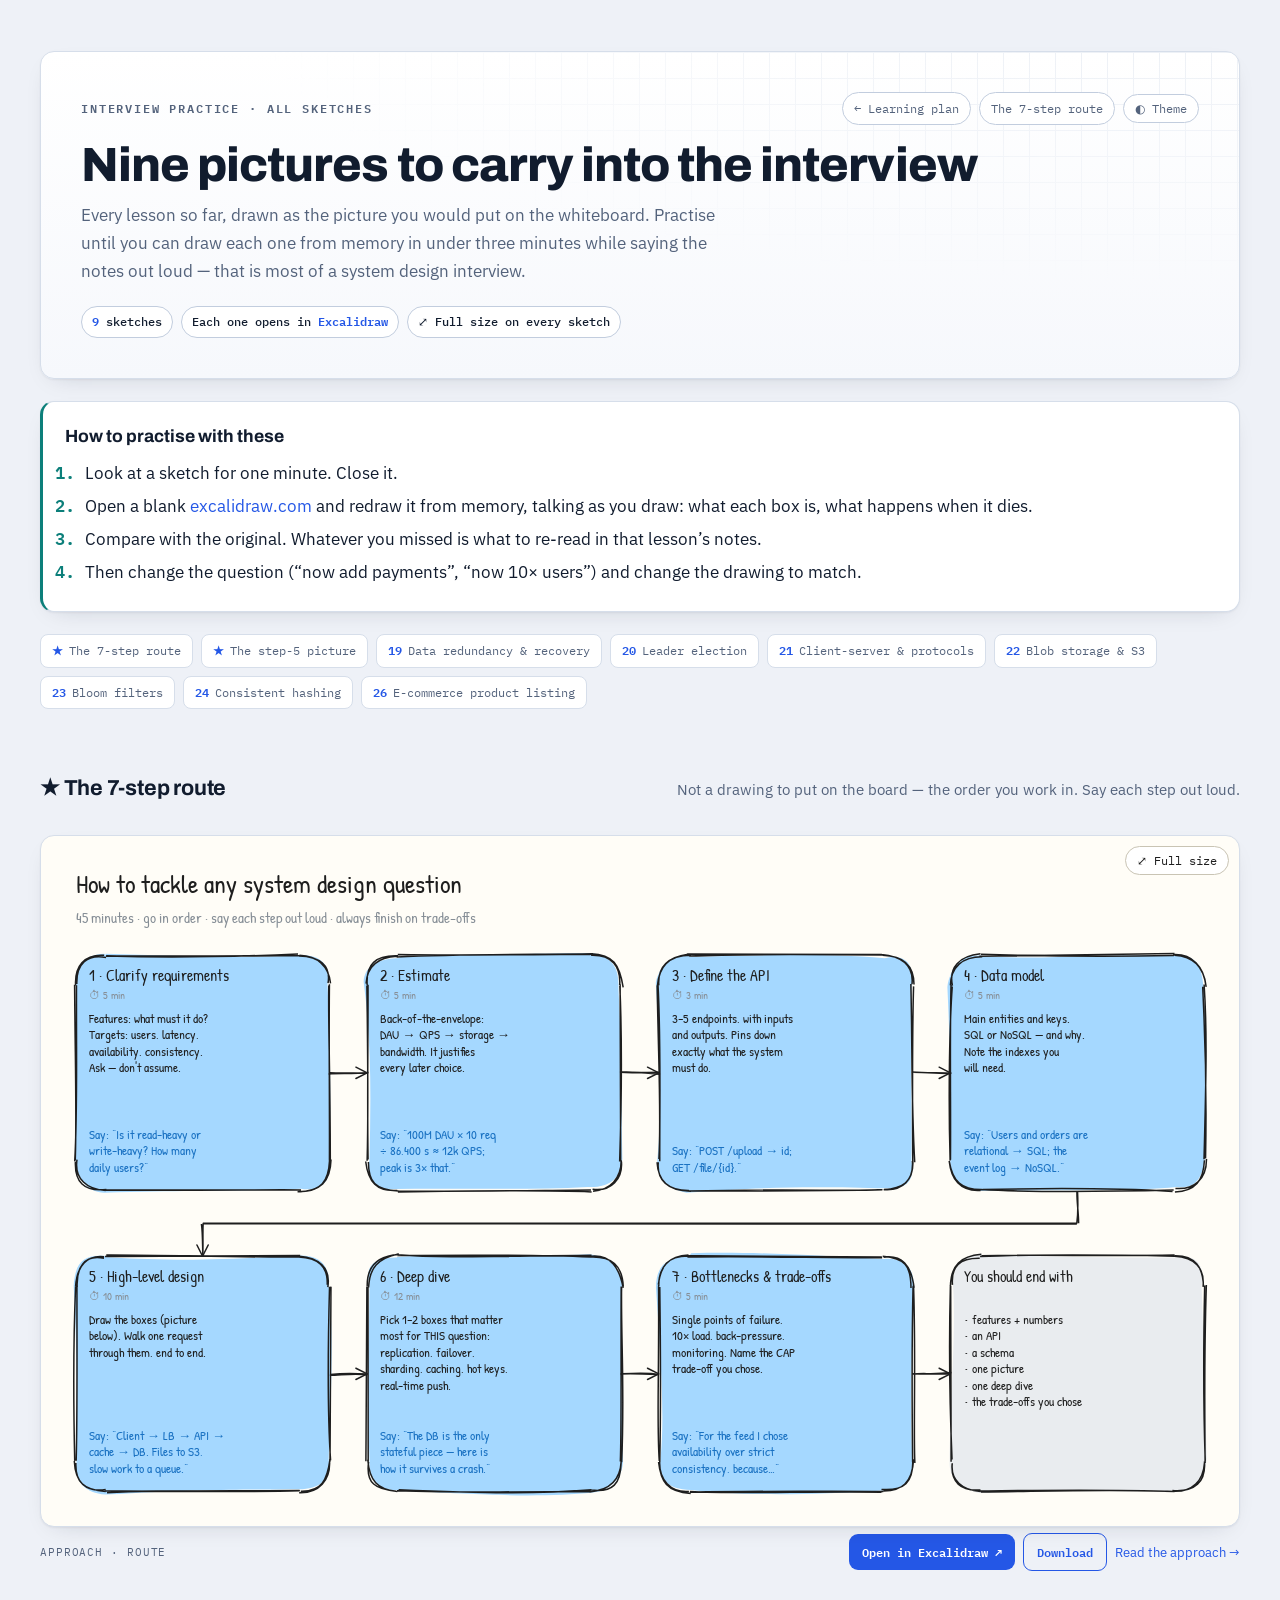
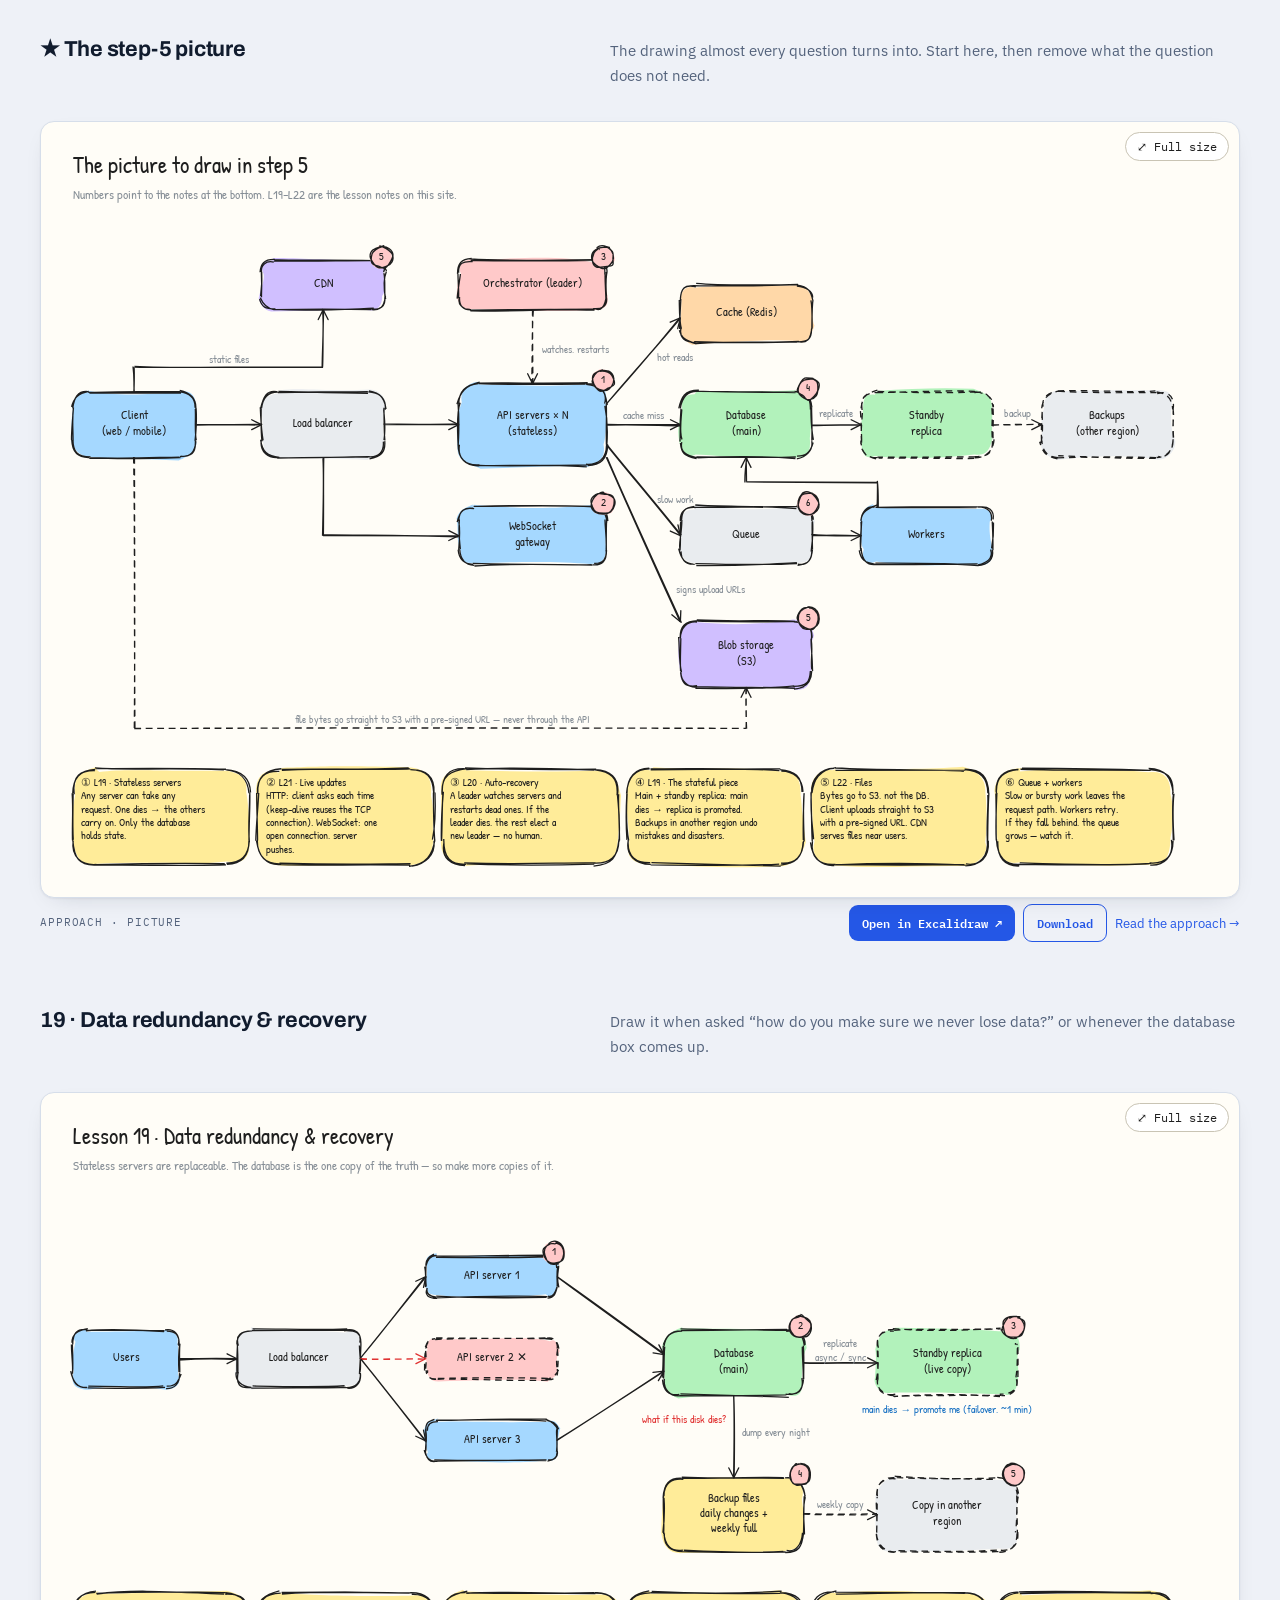
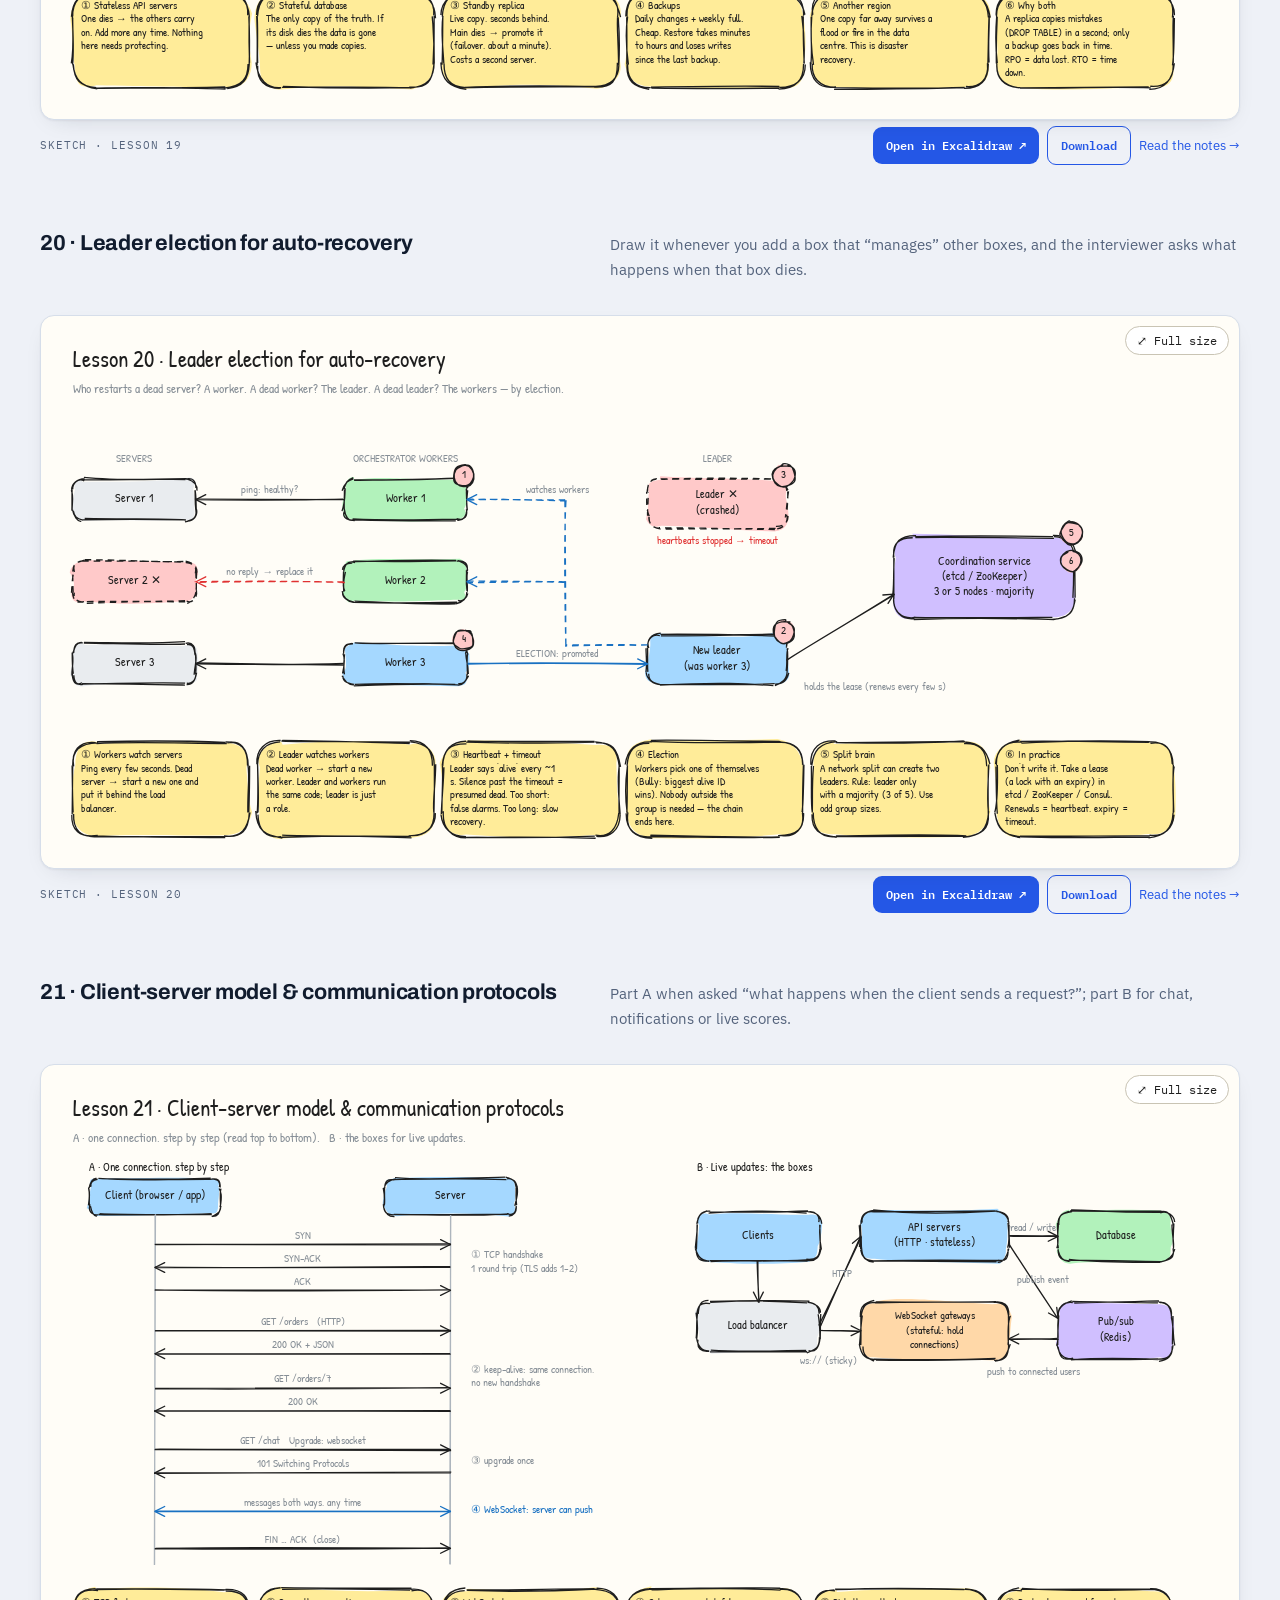
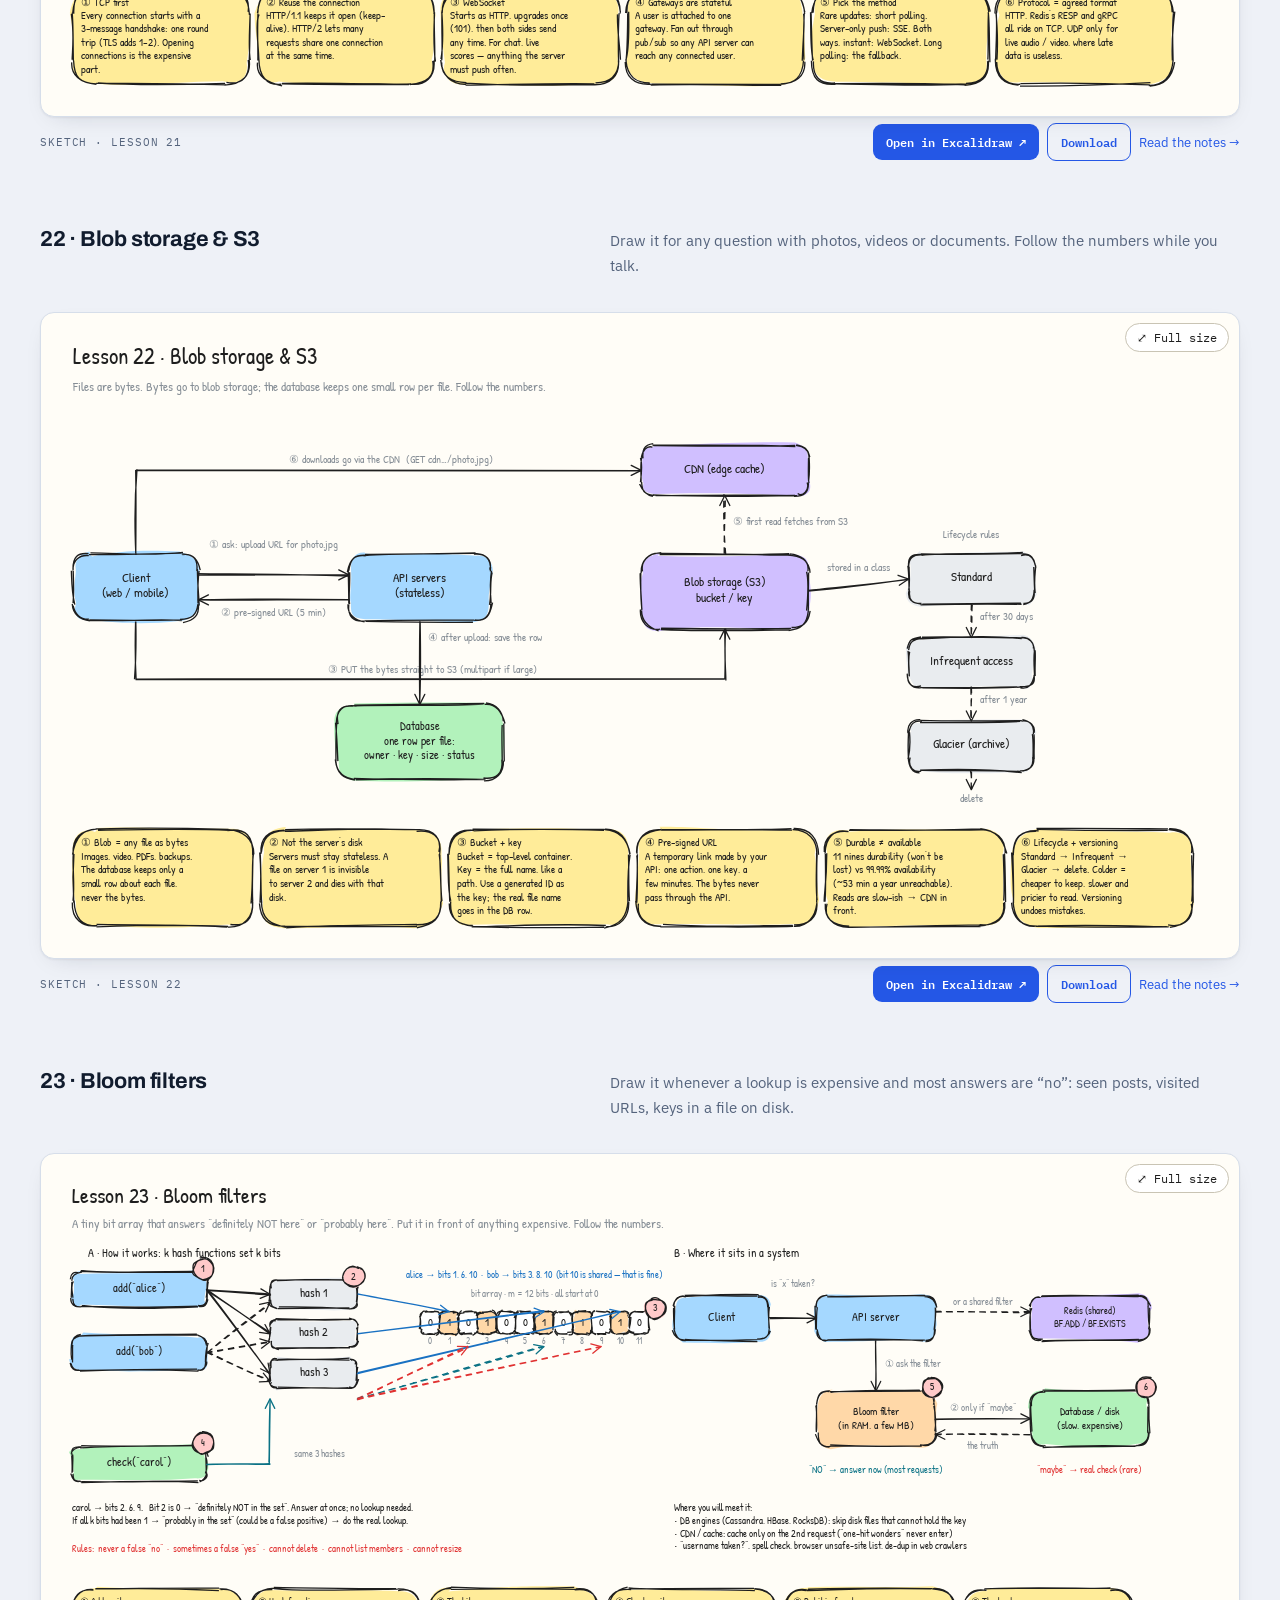
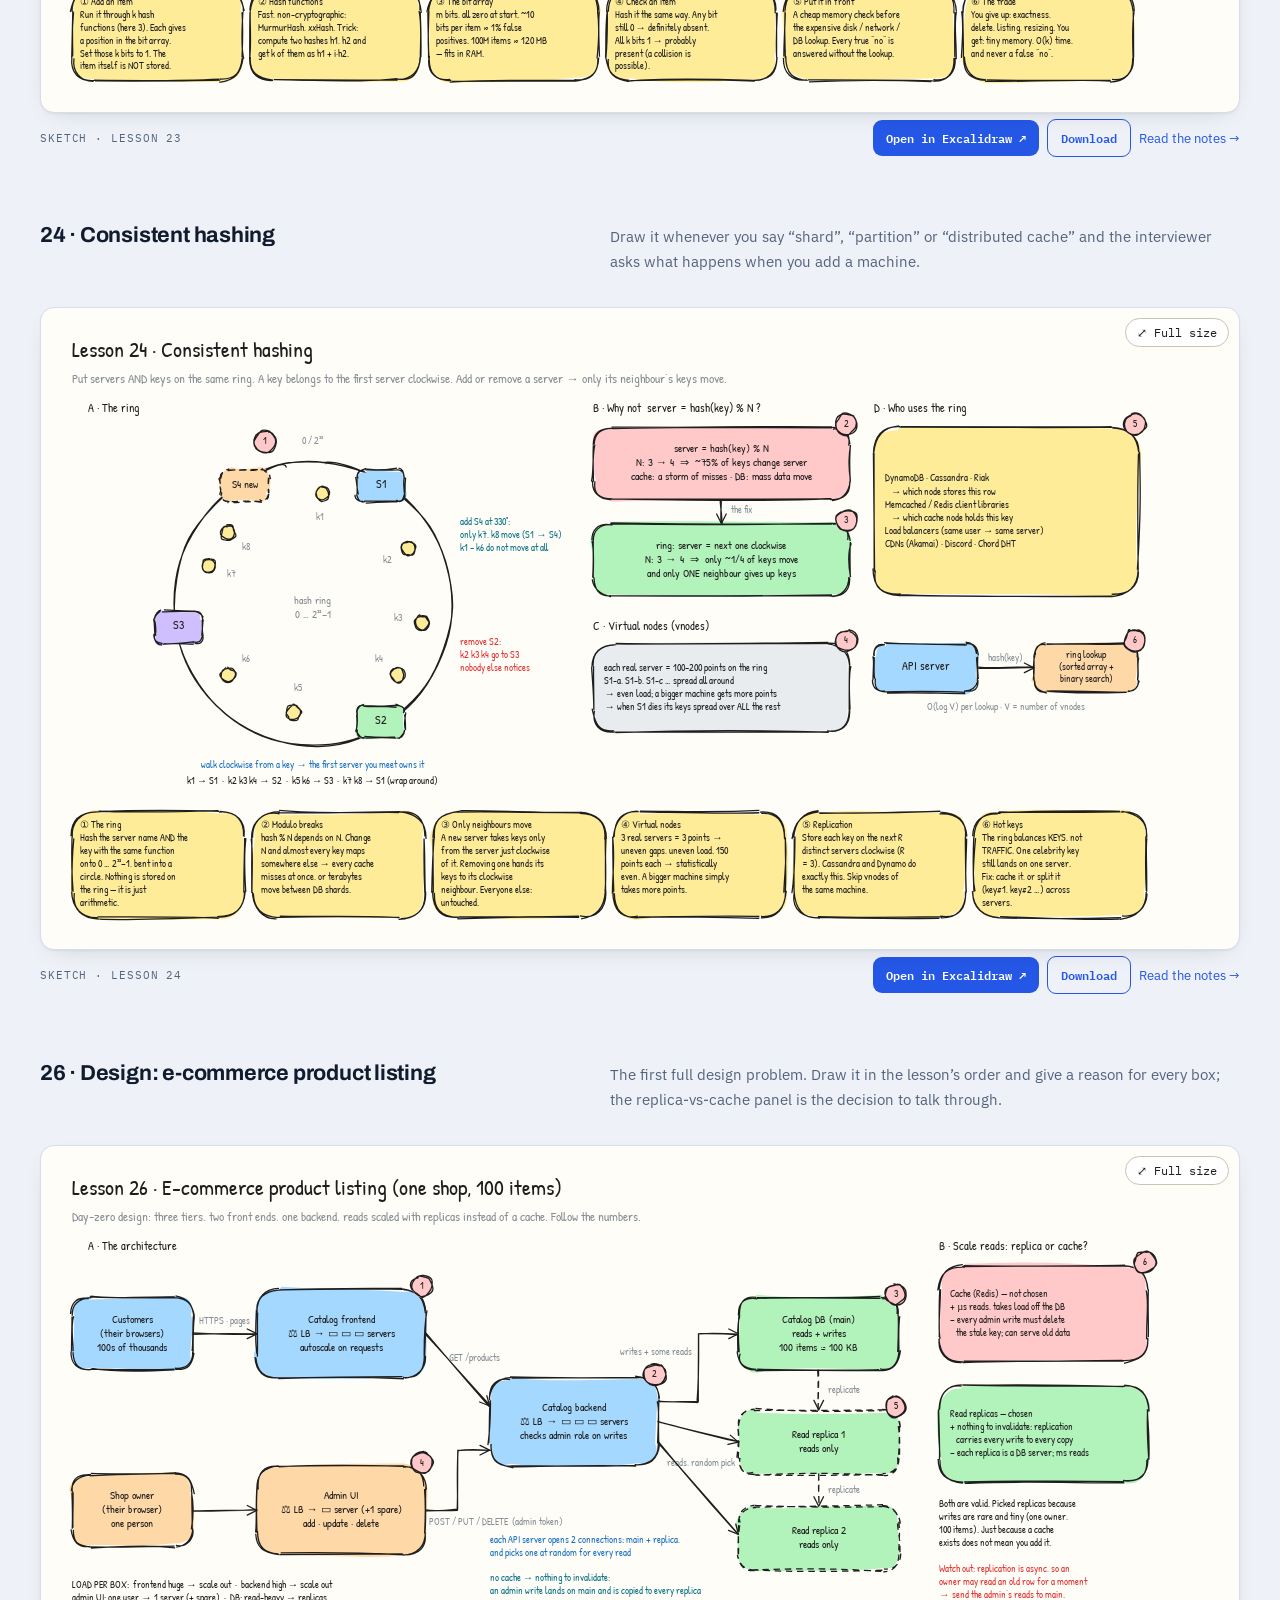
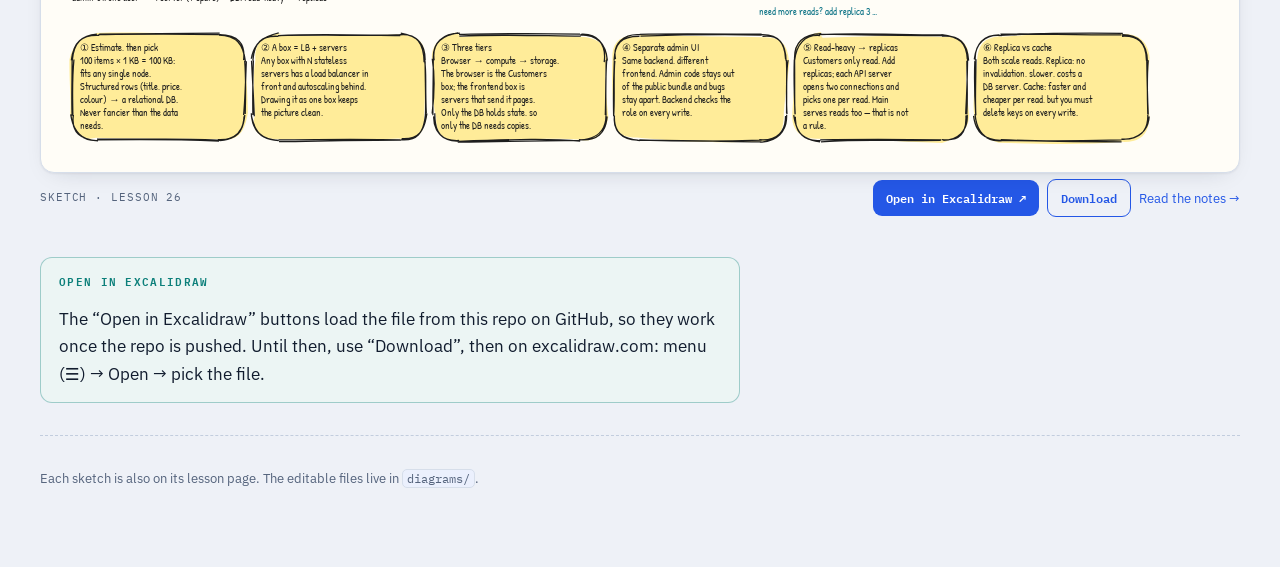
<file: sketches.html>
<!DOCTYPE html>
<html lang="en">
<head>
<meta charset="utf-8">
<meta name="viewport" content="width=device-width, initial-scale=1">
<title>All the sketches</title>
<link rel="preconnect" href="https://fonts.googleapis.com">
<link rel="preconnect" href="https://fonts.gstatic.com" crossorigin>
<link href="https://fonts.googleapis.com/css2?family=Archivo:wght@600;700;800&family=IBM+Plex+Mono:wght@400;500;600&family=IBM+Plex+Sans:wght@400;500;600&family=Patrick+Hand&display=swap" rel="stylesheet">
<link rel="stylesheet" href="css/notes.css">
<style>
  .wrap{max-width:1400px}
  .sk-head{display:flex;align-items:baseline;justify-content:space-between;gap:12px;flex-wrap:wrap;margin:0 0 6px}
  .sk-head h2{font-family:"Archivo",sans-serif;font-weight:700;font-size:1.35rem;margin:0;letter-spacing:-.01em}
  .sk-head .when{color:var(--muted);font-size:.95rem;max-width:70ch}
  .sk-links{display:flex;gap:8px;flex-wrap:wrap;align-items:center}
  section.sk{margin-top:clamp(34px,4.5vw,52px);scroll-margin-top:16px}
</style>
</head>
<body>
<div class="wrap">

  <header class="hero">
    <div class="topbar">
      <p class="eyebrow">Interview practice · All sketches</p>
      <div class="topbar-right">
        <a class="back" href="index.html">← Learning plan</a>
        <a class="back" href="approach.html">The 7-step route</a>
        <button class="toggle" id="themeBtn" type="button">◐ Theme</button>
      </div>
    </div>
    <h1>Nine pictures to carry into the interview</h1>
    <p class="lede">Every lesson so far, drawn as the picture you would put on the whiteboard. Practise until you can draw each one from memory in under three minutes while saying the notes out loud — that is most of a system design interview.</p>
    <div class="chips">
      <span class="chip"><b>9</b> sketches</span>
      <span class="chip">Each one opens in <b>Excalidraw</b></span>
      <span class="chip">⤢ Full size on every sketch</span>
    </div>
  </header>

  <div class="tldr">
    <h2>How to practise with these</h2>
    <ol>
      <li>Look at a sketch for one minute. Close it.</li>
      <li>Open a blank <a href="https://excalidraw.com" target="_blank" rel="noopener">excalidraw.com</a> and redraw it from memory, talking as you draw: what each box is, what happens when it dies.</li>
      <li>Compare with the original. Whatever you missed is what to re-read in that lesson’s notes.</li>
      <li>Then change the question (“now add payments”, “now 10× users”) and change the drawing to match.</li>
    </ol>
  </div>

  <ul class="toc" aria-label="Contents">
    <li><a href="#route"><b>★</b>The 7-step route</a></li>
    <li><a href="#picture"><b>★</b>The step-5 picture</a></li>
    <li><a href="#s19"><b>19</b>Data redundancy &amp; recovery</a></li>
    <li><a href="#s20"><b>20</b>Leader election</a></li>
    <li><a href="#s21"><b>21</b>Client-server &amp; protocols</a></li>
    <li><a href="#s22"><b>22</b>Blob storage &amp; S3</a></li>
    <li><a href="#s23"><b>23</b>Bloom filters</a></li>
    <li><a href="#s24"><b>24</b>Consistent hashing</a></li>
    <li><a href="#s26"><b>26</b>E-commerce product listing</a></li>
  </ul>

  <section class="sk" id="route">
    <div class="sk-head">
      <h2>★ The 7-step route</h2>
      <p class="when">Not a drawing to put on the board — the order you work in. Say each step out loud.</p>
    </div>
    <div class="paper"><button class="zoom-btn" type="button" data-zoom>⤢ Full size</button><div class="paper-scroll"><svg class="sketch" data-sketch="sk-route" role="img" aria-label="The seven steps for any system design question, with a time budget."></svg></div></div>
    <p class="paper-foot"><span class="cap">Approach · route</span><span class="sk-links"><a class="btn" href="https://excalidraw.com/#url=https://raw.githubusercontent.com/Manas-sin/SystemDesginRepo/main/diagrams/approach-route.excalidraw" target="_blank" rel="noopener">Open in Excalidraw ↗</a><a class="btn ghost" href="diagrams/approach-route.excalidraw" download>Download</a><a href="approach.html">Read the approach →</a></span></p>
    <script type="application/json" id="sk-route" data-sketch-src="diagrams/approach-route.excalidraw">{"elements":[{"id":"e29735a1d","type":"text","x":0,"y":0,"width":616.0,"height":35.0,"angle":0,"strokeColor":"#1e1e1e","backgroundColor":"transparent","fillStyle":"solid","strokeWidth":2,"strokeStyle":"solid","roughness":1,"opacity":100,"groupIds":[],"frameId":null,"roundness":null,"seed":2035525363,"version":1,"versionNonce":323946140,"isDeleted":false,"boundElements":[],"updated":1791906203453,"link":null,"locked":false,"text":"How to tackle any system design question","originalText":"How to tackle any system design question","fontSize":28,"fontFamily":5,"textAlign":"left","verticalAlign":"top","containerId":null,"lineHeight":1.25,"autoResize":true},{"id":"e32899388","type":"text","x":0,"y":42,"width":695.2,"height":20.0,"angle":0,"strokeColor":"#868e96","backgroundColor":"transparent","fillStyle":"solid","strokeWidth":2,"strokeStyle":"solid","roughness":1,"opacity":100,"groupIds":[],"frameId":null,"roundness":null,"seed":1397871145,"version":1,"versionNonce":103694313,"isDeleted":false,"boundElements":[],"updated":1791906203453,"link":null,"locked":false,"text":"45 minutes · go in order · say each step out loud · always finish on trade-offs","originalText":"45 minutes · go in order · say each step out loud · always finish on trade-offs","fontSize":16,"fontFamily":5,"textAlign":"left","verticalAlign":"top","containerId":null,"lineHeight":1.25,"autoResize":true},{"id":"e945979a","type":"rectangle","x":0,"y":90,"width":270,"height":250,"angle":0,"strokeColor":"#1e1e1e","backgroundColor":"#a5d8ff","fillStyle":"solid","strokeWidth":2,"strokeStyle":"solid","roughness":1,"opacity":100,"groupIds":["step1"],"frameId":null,"roundness":{"type":3},"seed":1763673107,"version":1,"versionNonce":1150797846,"isDeleted":false,"boundElements":[],"updated":1791906203453,"link":null,"locked":false},{"id":"ec0c7409","type":"text","x":14,"y":102,"width":224.4,"height":21.25,"angle":0,"strokeColor":"#1e1e1e","backgroundColor":"transparent","fillStyle":"solid","strokeWidth":2,"strokeStyle":"solid","roughness":1,"opacity":100,"groupIds":["step1"],"frameId":null,"roundness":null,"seed":785310973,"version":1,"versionNonce":1251527727,"isDeleted":false,"boundElements":[],"updated":1791906203453,"link":null,"locked":false,"text":"1 · Clarify requirements","originalText":"1 · Clarify requirements","fontSize":17,"fontFamily":5,"textAlign":"left","verticalAlign":"top","containerId":null,"lineHeight":1.25,"autoResize":true},{"id":"e76c823b","type":"text","x":14,"y":126,"width":46.2,"height":15.0,"angle":0,"strokeColor":"#868e96","backgroundColor":"transparent","fillStyle":"solid","strokeWidth":2,"strokeStyle":"solid","roughness":1,"opacity":100,"groupIds":["step1"],"frameId":null,"roundness":null,"seed":1953574603,"version":1,"versionNonce":1089709947,"isDeleted":false,"boundElements":[],"updated":1791906203453,"link":null,"locked":false,"text":"⏱ 5 min","originalText":"⏱ 5 min","fontSize":12,"fontFamily":5,"textAlign":"left","verticalAlign":"top","containerId":null,"lineHeight":1.25,"autoResize":true},{"id":"e1b7b3ae7","type":"text","x":14,"y":150,"width":200.20000000000002,"height":70.0,"angle":0,"strokeColor":"#1e1e1e","backgroundColor":"transparent","fillStyle":"solid","strokeWidth":2,"strokeStyle":"solid","roughness":1,"opacity":100,"groupIds":["step1"],"frameId":null,"roundness":null,"seed":80521325,"version":1,"versionNonce":184570286,"isDeleted":false,"boundElements":[],"updated":1791906203453,"link":null,"locked":false,"text":"Features: what must it do?\nTargets: users, latency,\navailability, consistency.\nAsk — don't assume.","originalText":"Features: what must it do?\nTargets: users, latency,\navailability, consistency.\nAsk — don't assume.","fontSize":14,"fontFamily":5,"textAlign":"left","verticalAlign":"top","containerId":null,"lineHeight":1.25,"autoResize":true},{"id":"e3781b3ae","type":"text","x":14,"y":273.5,"width":192.50000000000003,"height":52.5,"angle":0,"strokeColor":"#1971c2","backgroundColor":"transparent","fillStyle":"solid","strokeWidth":2,"strokeStyle":"solid","roughness":1,"opacity":100,"groupIds":["step1"],"frameId":null,"roundness":null,"seed":898017870,"version":1,"versionNonce":150013384,"isDeleted":false,"boundElements":[],"updated":1791906203453,"link":null,"locked":false,"text":"Say: “Is it read-heavy or\nwrite-heavy? How many\ndaily users?”","originalText":"Say: “Is it read-heavy or\nwrite-heavy? How many\ndaily users?”","fontSize":14,"fontFamily":5,"textAlign":"left","verticalAlign":"top","containerId":null,"lineHeight":1.25,"autoResize":true},{"id":"e1ece0b93","type":"rectangle","x":310,"y":90,"width":270,"height":250,"angle":0,"strokeColor":"#1e1e1e","backgroundColor":"#a5d8ff","fillStyle":"solid","strokeWidth":2,"strokeStyle":"solid","roughness":1,"opacity":100,"groupIds":["step2"],"frameId":null,"roundness":{"type":3},"seed":194804717,"version":1,"versionNonce":1183364968,"isDeleted":false,"boundElements":[],"updated":1791906203453,"link":null,"locked":false},{"id":"e3656a514","type":"text","x":324,"y":102,"width":112.2,"height":21.25,"angle":0,"strokeColor":"#1e1e1e","backgroundColor":"transparent","fillStyle":"solid","strokeWidth":2,"strokeStyle":"solid","roughness":1,"opacity":100,"groupIds":["step2"],"frameId":null,"roundness":null,"seed":126938844,"version":1,"versionNonce":1775651416,"isDeleted":false,"boundElements":[],"updated":1791906203453,"link":null,"locked":false,"text":"2 · Estimate","originalText":"2 · Estimate","fontSize":17,"fontFamily":5,"textAlign":"left","verticalAlign":"top","containerId":null,"lineHeight":1.25,"autoResize":true},{"id":"e4860c968","type":"text","x":324,"y":126,"width":46.2,"height":15.0,"angle":0,"strokeColor":"#868e96","backgroundColor":"transparent","fillStyle":"solid","strokeWidth":2,"strokeStyle":"solid","roughness":1,"opacity":100,"groupIds":["step2"],"frameId":null,"roundness":null,"seed":265862674,"version":1,"versionNonce":2034632751,"isDeleted":false,"boundElements":[],"updated":1791906203453,"link":null,"locked":false,"text":"⏱ 5 min","originalText":"⏱ 5 min","fontSize":12,"fontFamily":5,"textAlign":"left","verticalAlign":"top","containerId":null,"lineHeight":1.25,"autoResize":true},{"id":"e1c93182d","type":"text","x":324,"y":150,"width":177.10000000000002,"height":70.0,"angle":0,"strokeColor":"#1e1e1e","backgroundColor":"transparent","fillStyle":"solid","strokeWidth":2,"strokeStyle":"solid","roughness":1,"opacity":100,"groupIds":["step2"],"frameId":null,"roundness":null,"seed":1354258845,"version":1,"versionNonce":1347402587,"isDeleted":false,"boundElements":[],"updated":1791906203453,"link":null,"locked":false,"text":"Back-of-the-envelope:\nDAU → QPS → storage →\nbandwidth. It justifies\nevery later choice.","originalText":"Back-of-the-envelope:\nDAU → QPS → storage →\nbandwidth. It justifies\nevery later choice.","fontSize":14,"fontFamily":5,"textAlign":"left","verticalAlign":"top","containerId":null,"lineHeight":1.25,"autoResize":true},{"id":"e4a9fa479","type":"text","x":324,"y":273.5,"width":177.10000000000002,"height":52.5,"angle":0,"strokeColor":"#1971c2","backgroundColor":"transparent","fillStyle":"solid","strokeWidth":2,"strokeStyle":"solid","roughness":1,"opacity":100,"groupIds":["step2"],"frameId":null,"roundness":null,"seed":2035189461,"version":1,"versionNonce":132847737,"isDeleted":false,"boundElements":[],"updated":1791906203453,"link":null,"locked":false,"text":"Say: “100M DAU × 10 req\n÷ 86,400 s ≈ 12k QPS;\npeak is 3× that.”","originalText":"Say: “100M DAU × 10 req\n÷ 86,400 s ≈ 12k QPS;\npeak is 3× that.”","fontSize":14,"fontFamily":5,"textAlign":"left","verticalAlign":"top","containerId":null,"lineHeight":1.25,"autoResize":true},{"id":"e49de8268","type":"rectangle","x":620,"y":90,"width":270,"height":250,"angle":0,"strokeColor":"#1e1e1e","backgroundColor":"#a5d8ff","fillStyle":"solid","strokeWidth":2,"strokeStyle":"solid","roughness":1,"opacity":100,"groupIds":["step3"],"frameId":null,"roundness":{"type":3},"seed":1257440635,"version":1,"versionNonce":851864843,"isDeleted":false,"boundElements":[],"updated":1791906203453,"link":null,"locked":false},{"id":"e658f14f","type":"text","x":634,"y":102,"width":168.3,"height":21.25,"angle":0,"strokeColor":"#1e1e1e","backgroundColor":"transparent","fillStyle":"solid","strokeWidth":2,"strokeStyle":"solid","roughness":1,"opacity":100,"groupIds":["step3"],"frameId":null,"roundness":null,"seed":2096491879,"version":1,"versionNonce":474769609,"isDeleted":false,"boundElements":[],"updated":1791906203453,"link":null,"locked":false,"text":"3 · Define the API","originalText":"3 · Define the API","fontSize":17,"fontFamily":5,"textAlign":"left","verticalAlign":"top","containerId":null,"lineHeight":1.25,"autoResize":true},{"id":"e5f66bd9","type":"text","x":634,"y":126,"width":46.2,"height":15.0,"angle":0,"strokeColor":"#868e96","backgroundColor":"transparent","fillStyle":"solid","strokeWidth":2,"strokeStyle":"solid","roughness":1,"opacity":100,"groupIds":["step3"],"frameId":null,"roundness":null,"seed":1195428768,"version":1,"versionNonce":1843546982,"isDeleted":false,"boundElements":[],"updated":1791906203453,"link":null,"locked":false,"text":"⏱ 3 min","originalText":"⏱ 3 min","fontSize":12,"fontFamily":5,"textAlign":"left","verticalAlign":"top","containerId":null,"lineHeight":1.25,"autoResize":true},{"id":"e110bdf57","type":"text","x":634,"y":150,"width":200.20000000000002,"height":70.0,"angle":0,"strokeColor":"#1e1e1e","backgroundColor":"transparent","fillStyle":"solid","strokeWidth":2,"strokeStyle":"solid","roughness":1,"opacity":100,"groupIds":["step3"],"frameId":null,"roundness":null,"seed":621931212,"version":1,"versionNonce":900094242,"isDeleted":false,"boundElements":[],"updated":1791906203453,"link":null,"locked":false,"text":"3–5 endpoints, with inputs\nand outputs. Pins down\nexactly what the system\nmust do.","originalText":"3–5 endpoints, with inputs\nand outputs. Pins down\nexactly what the system\nmust do.","fontSize":14,"fontFamily":5,"textAlign":"left","verticalAlign":"top","containerId":null,"lineHeight":1.25,"autoResize":true},{"id":"e1276f353","type":"text","x":634,"y":291.0,"width":184.8,"height":35.0,"angle":0,"strokeColor":"#1971c2","backgroundColor":"transparent","fillStyle":"solid","strokeWidth":2,"strokeStyle":"solid","roughness":1,"opacity":100,"groupIds":["step3"],"frameId":null,"roundness":null,"seed":1161114103,"version":1,"versionNonce":252956897,"isDeleted":false,"boundElements":[],"updated":1791906203453,"link":null,"locked":false,"text":"Say: “POST /upload → id;\nGET /file/{id}.”","originalText":"Say: “POST /upload → id;\nGET /file/{id}.”","fontSize":14,"fontFamily":5,"textAlign":"left","verticalAlign":"top","containerId":null,"lineHeight":1.25,"autoResize":true},{"id":"e4913b32d","type":"rectangle","x":930,"y":90,"width":270,"height":250,"angle":0,"strokeColor":"#1e1e1e","backgroundColor":"#a5d8ff","fillStyle":"solid","strokeWidth":2,"strokeStyle":"solid","roughness":1,"opacity":100,"groupIds":["step4"],"frameId":null,"roundness":{"type":3},"seed":662459677,"version":1,"versionNonce":1203143341,"isDeleted":false,"boundElements":[],"updated":1791906203453,"link":null,"locked":false},{"id":"e6876d418","type":"text","x":944,"y":102,"width":130.9,"height":21.25,"angle":0,"strokeColor":"#1e1e1e","backgroundColor":"transparent","fillStyle":"solid","strokeWidth":2,"strokeStyle":"solid","roughness":1,"opacity":100,"groupIds":["step4"],"frameId":null,"roundness":null,"seed":1464589643,"version":1,"versionNonce":388106950,"isDeleted":false,"boundElements":[],"updated":1791906203453,"link":null,"locked":false,"text":"4 · Data model","originalText":"4 · Data model","fontSize":17,"fontFamily":5,"textAlign":"left","verticalAlign":"top","containerId":null,"lineHeight":1.25,"autoResize":true},{"id":"ed30edf2","type":"text","x":944,"y":126,"width":46.2,"height":15.0,"angle":0,"strokeColor":"#868e96","backgroundColor":"transparent","fillStyle":"solid","strokeWidth":2,"strokeStyle":"solid","roughness":1,"opacity":100,"groupIds":["step4"],"frameId":null,"roundness":null,"seed":1248976841,"version":1,"versionNonce":1226652085,"isDeleted":false,"boundElements":[],"updated":1791906203453,"link":null,"locked":false,"text":"⏱ 5 min","originalText":"⏱ 5 min","fontSize":12,"fontFamily":5,"textAlign":"left","verticalAlign":"top","containerId":null,"lineHeight":1.25,"autoResize":true},{"id":"e51c7eaa4","type":"text","x":944,"y":150,"width":177.10000000000002,"height":70.0,"angle":0,"strokeColor":"#1e1e1e","backgroundColor":"transparent","fillStyle":"solid","strokeWidth":2,"strokeStyle":"solid","roughness":1,"opacity":100,"groupIds":["step4"],"frameId":null,"roundness":null,"seed":403449955,"version":1,"versionNonce":799717634,"isDeleted":false,"boundElements":[],"updated":1791906203453,"link":null,"locked":false,"text":"Main entities and keys.\nSQL or NoSQL — and why.\nNote the indexes you\nwill need.","originalText":"Main entities and keys.\nSQL or NoSQL — and why.\nNote the indexes you\nwill need.","fontSize":14,"fontFamily":5,"textAlign":"left","verticalAlign":"top","containerId":null,"lineHeight":1.25,"autoResize":true},{"id":"ec789aea","type":"text","x":944,"y":273.5,"width":200.20000000000002,"height":52.5,"angle":0,"strokeColor":"#1971c2","backgroundColor":"transparent","fillStyle":"solid","strokeWidth":2,"strokeStyle":"solid","roughness":1,"opacity":100,"groupIds":["step4"],"frameId":null,"roundness":null,"seed":1176272277,"version":1,"versionNonce":1529246226,"isDeleted":false,"boundElements":[],"updated":1791906203453,"link":null,"locked":false,"text":"Say: “Users and orders are\nrelational → SQL; the\nevent log → NoSQL.”","originalText":"Say: “Users and orders are\nrelational → SQL; the\nevent log → NoSQL.”","fontSize":14,"fontFamily":5,"textAlign":"left","verticalAlign":"top","containerId":null,"lineHeight":1.25,"autoResize":true},{"id":"e809781c","type":"rectangle","x":0,"y":410,"width":270,"height":250,"angle":0,"strokeColor":"#1e1e1e","backgroundColor":"#a5d8ff","fillStyle":"solid","strokeWidth":2,"strokeStyle":"solid","roughness":1,"opacity":100,"groupIds":["step5"],"frameId":null,"roundness":{"type":3},"seed":1211971682,"version":1,"versionNonce":127992539,"isDeleted":false,"boundElements":[],"updated":1791906203453,"link":null,"locked":false},{"id":"e4f3bb4d9","type":"text","x":14,"y":422,"width":196.35000000000002,"height":21.25,"angle":0,"strokeColor":"#1e1e1e","backgroundColor":"transparent","fillStyle":"solid","strokeWidth":2,"strokeStyle":"solid","roughness":1,"opacity":100,"groupIds":["step5"],"frameId":null,"roundness":null,"seed":442292976,"version":1,"versionNonce":1066042003,"isDeleted":false,"boundElements":[],"updated":1791906203453,"link":null,"locked":false,"text":"5 · High-level design","originalText":"5 · High-level design","fontSize":17,"fontFamily":5,"textAlign":"left","verticalAlign":"top","containerId":null,"lineHeight":1.25,"autoResize":true},{"id":"e571758ab","type":"text","x":14,"y":446,"width":52.800000000000004,"height":15.0,"angle":0,"strokeColor":"#868e96","backgroundColor":"transparent","fillStyle":"solid","strokeWidth":2,"strokeStyle":"solid","roughness":1,"opacity":100,"groupIds":["step5"],"frameId":null,"roundness":null,"seed":1141860530,"version":1,"versionNonce":918247488,"isDeleted":false,"boundElements":[],"updated":1791906203453,"link":null,"locked":false,"text":"⏱ 10 min","originalText":"⏱ 10 min","fontSize":12,"fontFamily":5,"textAlign":"left","verticalAlign":"top","containerId":null,"lineHeight":1.25,"autoResize":true},{"id":"e637c3b8d","type":"text","x":14,"y":470,"width":192.50000000000003,"height":52.5,"angle":0,"strokeColor":"#1e1e1e","backgroundColor":"transparent","fillStyle":"solid","strokeWidth":2,"strokeStyle":"solid","roughness":1,"opacity":100,"groupIds":["step5"],"frameId":null,"roundness":null,"seed":674625912,"version":1,"versionNonce":999872393,"isDeleted":false,"boundElements":[],"updated":1791906203453,"link":null,"locked":false,"text":"Draw the boxes (picture\nbelow). Walk one request\nthrough them, end to end.","originalText":"Draw the boxes (picture\nbelow). Walk one request\nthrough them, end to end.","fontSize":14,"fontFamily":5,"textAlign":"left","verticalAlign":"top","containerId":null,"lineHeight":1.25,"autoResize":true},{"id":"e4af3b0e9","type":"text","x":14,"y":593.5,"width":192.50000000000003,"height":52.5,"angle":0,"strokeColor":"#1971c2","backgroundColor":"transparent","fillStyle":"solid","strokeWidth":2,"strokeStyle":"solid","roughness":1,"opacity":100,"groupIds":["step5"],"frameId":null,"roundness":null,"seed":1983075268,"version":1,"versionNonce":973206041,"isDeleted":false,"boundElements":[],"updated":1791906203453,"link":null,"locked":false,"text":"Say: “Client → LB → API →\ncache → DB. Files to S3,\nslow work to a queue.”","originalText":"Say: “Client → LB → API →\ncache → DB. Files to S3,\nslow work to a queue.”","fontSize":14,"fontFamily":5,"textAlign":"left","verticalAlign":"top","containerId":null,"lineHeight":1.25,"autoResize":true},{"id":"e2e4854ad","type":"rectangle","x":310,"y":410,"width":270,"height":250,"angle":0,"strokeColor":"#1e1e1e","backgroundColor":"#a5d8ff","fillStyle":"solid","strokeWidth":2,"strokeStyle":"solid","roughness":1,"opacity":100,"groupIds":["step6"],"frameId":null,"roundness":{"type":3},"seed":643744727,"version":1,"versionNonce":533492028,"isDeleted":false,"boundElements":[],"updated":1791906203453,"link":null,"locked":false},{"id":"e65ae3a14","type":"text","x":324,"y":422,"width":121.55000000000001,"height":21.25,"angle":0,"strokeColor":"#1e1e1e","backgroundColor":"transparent","fillStyle":"solid","strokeWidth":2,"strokeStyle":"solid","roughness":1,"opacity":100,"groupIds":["step6"],"frameId":null,"roundness":null,"seed":386046158,"version":1,"versionNonce":1501079115,"isDeleted":false,"boundElements":[],"updated":1791906203453,"link":null,"locked":false,"text":"6 · Deep dive","originalText":"6 · Deep dive","fontSize":17,"fontFamily":5,"textAlign":"left","verticalAlign":"top","containerId":null,"lineHeight":1.25,"autoResize":true},{"id":"e63d17511","type":"text","x":324,"y":446,"width":52.800000000000004,"height":15.0,"angle":0,"strokeColor":"#868e96","backgroundColor":"transparent","fillStyle":"solid","strokeWidth":2,"strokeStyle":"solid","roughness":1,"opacity":100,"groupIds":["step6"],"frameId":null,"roundness":null,"seed":524193278,"version":1,"versionNonce":175782304,"isDeleted":false,"boundElements":[],"updated":1791906203453,"link":null,"locked":false,"text":"⏱ 12 min","originalText":"⏱ 12 min","fontSize":12,"fontFamily":5,"textAlign":"left","verticalAlign":"top","containerId":null,"lineHeight":1.25,"autoResize":true},{"id":"e4986b758","type":"text","x":324,"y":470,"width":215.60000000000002,"height":87.5,"angle":0,"strokeColor":"#1e1e1e","backgroundColor":"transparent","fillStyle":"solid","strokeWidth":2,"strokeStyle":"solid","roughness":1,"opacity":100,"groupIds":["step6"],"frameId":null,"roundness":null,"seed":644780075,"version":1,"versionNonce":1127850897,"isDeleted":false,"boundElements":[],"updated":1791906203453,"link":null,"locked":false,"text":"Pick 1–2 boxes that matter\nmost for THIS question:\nreplication, failover,\nsharding, caching, hot keys,\nreal-time push.","originalText":"Pick 1–2 boxes that matter\nmost for THIS question:\nreplication, failover,\nsharding, caching, hot keys,\nreal-time push.","fontSize":14,"fontFamily":5,"textAlign":"left","verticalAlign":"top","containerId":null,"lineHeight":1.25,"autoResize":true},{"id":"e3f5ff904","type":"text","x":324,"y":593.5,"width":192.50000000000003,"height":52.5,"angle":0,"strokeColor":"#1971c2","backgroundColor":"transparent","fillStyle":"solid","strokeWidth":2,"strokeStyle":"solid","roughness":1,"opacity":100,"groupIds":["step6"],"frameId":null,"roundness":null,"seed":1879343460,"version":1,"versionNonce":737608423,"isDeleted":false,"boundElements":[],"updated":1791906203453,"link":null,"locked":false,"text":"Say: “The DB is the only\nstateful piece — here is\nhow it survives a crash.”","originalText":"Say: “The DB is the only\nstateful piece — here is\nhow it survives a crash.”","fontSize":14,"fontFamily":5,"textAlign":"left","verticalAlign":"top","containerId":null,"lineHeight":1.25,"autoResize":true},{"id":"e5d5e7691","type":"rectangle","x":620,"y":410,"width":270,"height":250,"angle":0,"strokeColor":"#1e1e1e","backgroundColor":"#a5d8ff","fillStyle":"solid","strokeWidth":2,"strokeStyle":"solid","roughness":1,"opacity":100,"groupIds":["step7"],"frameId":null,"roundness":{"type":3},"seed":963864094,"version":1,"versionNonce":618341637,"isDeleted":false,"boundElements":[],"updated":1791906203453,"link":null,"locked":false},{"id":"e4df25e7f","type":"text","x":634,"y":422,"width":261.8,"height":21.25,"angle":0,"strokeColor":"#1e1e1e","backgroundColor":"transparent","fillStyle":"solid","strokeWidth":2,"strokeStyle":"solid","roughness":1,"opacity":100,"groupIds":["step7"],"frameId":null,"roundness":null,"seed":2104909469,"version":1,"versionNonce":157197672,"isDeleted":false,"boundElements":[],"updated":1791906203453,"link":null,"locked":false,"text":"7 · Bottlenecks & trade-offs","originalText":"7 · Bottlenecks & trade-offs","fontSize":17,"fontFamily":5,"textAlign":"left","verticalAlign":"top","containerId":null,"lineHeight":1.25,"autoResize":true},{"id":"ef1cc789","type":"text","x":634,"y":446,"width":46.2,"height":15.0,"angle":0,"strokeColor":"#868e96","backgroundColor":"transparent","fillStyle":"solid","strokeWidth":2,"strokeStyle":"solid","roughness":1,"opacity":100,"groupIds":["step7"],"frameId":null,"roundness":null,"seed":1099367391,"version":1,"versionNonce":897911925,"isDeleted":false,"boundElements":[],"updated":1791906203453,"link":null,"locked":false,"text":"⏱ 5 min","originalText":"⏱ 5 min","fontSize":12,"fontFamily":5,"textAlign":"left","verticalAlign":"top","containerId":null,"lineHeight":1.25,"autoResize":true},{"id":"e151d7a6b","type":"text","x":634,"y":470,"width":192.50000000000003,"height":70.0,"angle":0,"strokeColor":"#1e1e1e","backgroundColor":"transparent","fillStyle":"solid","strokeWidth":2,"strokeStyle":"solid","roughness":1,"opacity":100,"groupIds":["step7"],"frameId":null,"roundness":null,"seed":1625947776,"version":1,"versionNonce":734559256,"isDeleted":false,"boundElements":[],"updated":1791906203453,"link":null,"locked":false,"text":"Single points of failure,\n10× load, back-pressure,\nmonitoring. Name the CAP\ntrade-off you chose.","originalText":"Single points of failure,\n10× load, back-pressure,\nmonitoring. Name the CAP\ntrade-off you chose.","fontSize":14,"fontFamily":5,"textAlign":"left","verticalAlign":"top","containerId":null,"lineHeight":1.25,"autoResize":true},{"id":"e13743aab","type":"text","x":634,"y":593.5,"width":200.20000000000002,"height":52.5,"angle":0,"strokeColor":"#1971c2","backgroundColor":"transparent","fillStyle":"solid","strokeWidth":2,"strokeStyle":"solid","roughness":1,"opacity":100,"groupIds":["step7"],"frameId":null,"roundness":null,"seed":2004182514,"version":1,"versionNonce":1050040258,"isDeleted":false,"boundElements":[],"updated":1791906203453,"link":null,"locked":false,"text":"Say: “For the feed I chose\navailability over strict\nconsistency, because…”","originalText":"Say: “For the feed I chose\navailability over strict\nconsistency, because…”","fontSize":14,"fontFamily":5,"textAlign":"left","verticalAlign":"top","containerId":null,"lineHeight":1.25,"autoResize":true},{"id":"e35fa3635","type":"rectangle","x":930,"y":410,"width":270,"height":250,"angle":0,"strokeColor":"#1e1e1e","backgroundColor":"#e9ecef","fillStyle":"solid","strokeWidth":2,"strokeStyle":"solid","roughness":1,"opacity":100,"groupIds":["step8"],"frameId":null,"roundness":{"type":3},"seed":84196940,"version":1,"versionNonce":2065920251,"isDeleted":false,"boundElements":[],"updated":1791906203453,"link":null,"locked":false},{"id":"e558818e9","type":"text","x":944,"y":422,"width":177.65,"height":21.25,"angle":0,"strokeColor":"#1e1e1e","backgroundColor":"transparent","fillStyle":"solid","strokeWidth":2,"strokeStyle":"solid","roughness":1,"opacity":100,"groupIds":["step8"],"frameId":null,"roundness":null,"seed":166688708,"version":1,"versionNonce":1641903440,"isDeleted":false,"boundElements":[],"updated":1791906203453,"link":null,"locked":false,"text":"You should end with","originalText":"You should end with","fontSize":17,"fontFamily":5,"textAlign":"left","verticalAlign":"top","containerId":null,"lineHeight":1.25,"autoResize":true},{"id":"e476f06be","type":"text","x":944,"y":470,"width":200.20000000000002,"height":105.0,"angle":0,"strokeColor":"#1e1e1e","backgroundColor":"transparent","fillStyle":"solid","strokeWidth":2,"strokeStyle":"solid","roughness":1,"opacity":100,"groupIds":["step8"],"frameId":null,"roundness":null,"seed":1230563834,"version":1,"versionNonce":1694566832,"isDeleted":false,"boundElements":[],"updated":1791906203453,"link":null,"locked":false,"text":"• features + numbers\n• an API\n• a schema\n• one picture\n• one deep dive\n• the trade-offs you chose","originalText":"• features + numbers\n• an API\n• a schema\n• one picture\n• one deep dive\n• the trade-offs you chose","fontSize":14,"fontFamily":5,"textAlign":"left","verticalAlign":"top","containerId":null,"lineHeight":1.25,"autoResize":true},{"id":"e700fa82c","type":"arrow","x":270,"y":215.0,"width":40,"height":0.0,"angle":0,"strokeColor":"#1e1e1e","backgroundColor":"transparent","fillStyle":"solid","strokeWidth":2,"strokeStyle":"solid","roughness":1,"opacity":100,"groupIds":[],"frameId":null,"roundness":{"type":2},"seed":1757400422,"version":1,"versionNonce":673767655,"isDeleted":false,"boundElements":[],"updated":1791906203453,"link":null,"locked":false,"points":[[0,0.0],[40,0.0]],"lastCommittedPoint":null,"startBinding":null,"endBinding":null,"startArrowhead":null,"endArrowhead":"arrow","elbowed":false},{"id":"e2b892122","type":"arrow","x":580,"y":215.0,"width":40,"height":0.0,"angle":0,"strokeColor":"#1e1e1e","backgroundColor":"transparent","fillStyle":"solid","strokeWidth":2,"strokeStyle":"solid","roughness":1,"opacity":100,"groupIds":[],"frameId":null,"roundness":{"type":2},"seed":1493135432,"version":1,"versionNonce":752002366,"isDeleted":false,"boundElements":[],"updated":1791906203453,"link":null,"locked":false,"points":[[0,0.0],[40,0.0]],"lastCommittedPoint":null,"startBinding":null,"endBinding":null,"startArrowhead":null,"endArrowhead":"arrow","elbowed":false},{"id":"e4c144fe7","type":"arrow","x":890,"y":215.0,"width":40,"height":0.0,"angle":0,"strokeColor":"#1e1e1e","backgroundColor":"transparent","fillStyle":"solid","strokeWidth":2,"strokeStyle":"solid","roughness":1,"opacity":100,"groupIds":[],"frameId":null,"roundness":{"type":2},"seed":1066600998,"version":1,"versionNonce":1245315470,"isDeleted":false,"boundElements":[],"updated":1791906203453,"link":null,"locked":false,"points":[[0,0.0],[40,0.0]],"lastCommittedPoint":null,"startBinding":null,"endBinding":null,"startArrowhead":null,"endArrowhead":"arrow","elbowed":false},{"id":"e66008e6f","type":"arrow","x":270,"y":535.0,"width":40,"height":0.0,"angle":0,"strokeColor":"#1e1e1e","backgroundColor":"transparent","fillStyle":"solid","strokeWidth":2,"strokeStyle":"solid","roughness":1,"opacity":100,"groupIds":[],"frameId":null,"roundness":{"type":2},"seed":979693494,"version":1,"versionNonce":147667305,"isDeleted":false,"boundElements":[],"updated":1791906203453,"link":null,"locked":false,"points":[[0,0.0],[40,0.0]],"lastCommittedPoint":null,"startBinding":null,"endBinding":null,"startArrowhead":null,"endArrowhead":"arrow","elbowed":false},{"id":"e6b841080","type":"arrow","x":580,"y":535.0,"width":40,"height":0.0,"angle":0,"strokeColor":"#1e1e1e","backgroundColor":"transparent","fillStyle":"solid","strokeWidth":2,"strokeStyle":"solid","roughness":1,"opacity":100,"groupIds":[],"frameId":null,"roundness":{"type":2},"seed":200995868,"version":1,"versionNonce":2028687212,"isDeleted":false,"boundElements":[],"updated":1791906203453,"link":null,"locked":false,"points":[[0,0.0],[40,0.0]],"lastCommittedPoint":null,"startBinding":null,"endBinding":null,"startArrowhead":null,"endArrowhead":"arrow","elbowed":false},{"id":"e228d5ec1","type":"arrow","x":890,"y":535.0,"width":40,"height":0.0,"angle":0,"strokeColor":"#1e1e1e","backgroundColor":"transparent","fillStyle":"solid","strokeWidth":2,"strokeStyle":"solid","roughness":1,"opacity":100,"groupIds":[],"frameId":null,"roundness":{"type":2},"seed":1018118421,"version":1,"versionNonce":1496886435,"isDeleted":false,"boundElements":[],"updated":1791906203453,"link":null,"locked":false,"points":[[0,0.0],[40,0.0]],"lastCommittedPoint":null,"startBinding":null,"endBinding":null,"startArrowhead":null,"endArrowhead":"arrow","elbowed":false},{"id":"e5502f08e","type":"arrow","x":1065.0,"y":340,"width":930.0,"height":70,"angle":0,"strokeColor":"#1e1e1e","backgroundColor":"transparent","fillStyle":"solid","strokeWidth":2,"strokeStyle":"solid","roughness":1,"opacity":100,"groupIds":[],"frameId":null,"roundness":null,"seed":139586394,"version":1,"versionNonce":130286598,"isDeleted":false,"boundElements":[],"updated":1791906203453,"link":null,"locked":false,"points":[[0.0,0],[0.0,35],[-930.0,35],[-930.0,70]],"lastCommittedPoint":null,"startBinding":null,"endBinding":null,"startArrowhead":null,"endArrowhead":"arrow","elbowed":false}]}</script>
  </section>

  <section class="sk" id="picture">
    <div class="sk-head">
      <h2>★ The step-5 picture</h2>
      <p class="when">The drawing almost every question turns into. Start here, then remove what the question does not need.</p>
    </div>
    <div class="paper"><button class="zoom-btn" type="button" data-zoom>⤢ Full size</button><div class="paper-scroll"><svg class="sketch" data-sketch="sk-picture" role="img" aria-label="Reference architecture with numbered notes mapping each box to lessons 19 to 22."></svg></div></div>
    <p class="paper-foot"><span class="cap">Approach · picture</span><span class="sk-links"><a class="btn" href="https://excalidraw.com/#url=https://raw.githubusercontent.com/Manas-sin/SystemDesginRepo/main/diagrams/approach-picture.excalidraw" target="_blank" rel="noopener">Open in Excalidraw ↗</a><a class="btn ghost" href="diagrams/approach-picture.excalidraw" download>Download</a><a href="approach.html#picture">Read the approach →</a></span></p>
    <script type="application/json" id="sk-picture" data-sketch-src="diagrams/approach-picture.excalidraw">{"elements":[{"id":"e5d96a108","type":"text","x":0,"y":0,"width":446.6,"height":35.0,"angle":0,"strokeColor":"#1e1e1e","backgroundColor":"transparent","fillStyle":"solid","strokeWidth":2,"strokeStyle":"solid","roughness":1,"opacity":100,"groupIds":[],"frameId":null,"roundness":null,"seed":1506442652,"version":1,"versionNonce":664876774,"isDeleted":false,"boundElements":[],"updated":1791906203453,"link":null,"locked":false,"text":"The picture to draw in step 5","originalText":"The picture to draw in step 5","fontSize":28,"fontFamily":5,"textAlign":"left","verticalAlign":"top","containerId":null,"lineHeight":1.25,"autoResize":true},{"id":"e52d51e41","type":"text","x":0,"y":42,"width":739.2,"height":20.0,"angle":0,"strokeColor":"#868e96","backgroundColor":"transparent","fillStyle":"solid","strokeWidth":2,"strokeStyle":"solid","roughness":1,"opacity":100,"groupIds":[],"frameId":null,"roundness":null,"seed":1241130074,"version":1,"versionNonce":2132657286,"isDeleted":false,"boundElements":[],"updated":1791906203453,"link":null,"locked":false,"text":"Numbers point to the notes at the bottom. L19–L22 are the lesson notes on this site.","originalText":"Numbers point to the notes at the bottom. L19–L22 are the lesson notes on this site.","fontSize":16,"fontFamily":5,"textAlign":"left","verticalAlign":"top","containerId":null,"lineHeight":1.25,"autoResize":true},{"id":"e5732c79a","type":"rectangle","x":470,"y":130,"width":180,"height":60,"angle":0,"strokeColor":"#1e1e1e","backgroundColor":"#ffc9c9","fillStyle":"solid","strokeWidth":2,"strokeStyle":"solid","roughness":1,"opacity":100,"groupIds":["orch"],"frameId":null,"roundness":{"type":3},"seed":1765070035,"version":1,"versionNonce":957006265,"isDeleted":false,"boundElements":[],"updated":1791906203453,"link":null,"locked":false},{"id":"e246da058","type":"text","x":473.375,"y":150.625,"width":173.25,"height":18.75,"angle":0,"strokeColor":"#1e1e1e","backgroundColor":"transparent","fillStyle":"solid","strokeWidth":2,"strokeStyle":"solid","roughness":1,"opacity":100,"groupIds":["orch"],"frameId":null,"roundness":null,"seed":1538946474,"version":1,"versionNonce":828480808,"isDeleted":false,"boundElements":[],"updated":1791906203453,"link":null,"locked":false,"text":"Orchestrator (leader)","originalText":"Orchestrator (leader)","fontSize":15,"fontFamily":5,"textAlign":"center","verticalAlign":"top","containerId":null,"lineHeight":1.25,"autoResize":true},{"id":"e718a8945","type":"rectangle","x":230,"y":130,"width":150,"height":60,"angle":0,"strokeColor":"#1e1e1e","backgroundColor":"#d0bfff","fillStyle":"solid","strokeWidth":2,"strokeStyle":"solid","roughness":1,"opacity":100,"groupIds":["cdn"],"frameId":null,"roundness":{"type":3},"seed":1435920784,"version":1,"versionNonce":745188127,"isDeleted":false,"boundElements":[],"updated":1791906203453,"link":null,"locked":false},{"id":"e2e35784","type":"text","x":292.625,"y":150.625,"width":24.750000000000004,"height":18.75,"angle":0,"strokeColor":"#1e1e1e","backgroundColor":"transparent","fillStyle":"solid","strokeWidth":2,"strokeStyle":"solid","roughness":1,"opacity":100,"groupIds":["cdn"],"frameId":null,"roundness":null,"seed":2020027419,"version":1,"versionNonce":991483082,"isDeleted":false,"boundElements":[],"updated":1791906203453,"link":null,"locked":false,"text":"CDN","originalText":"CDN","fontSize":15,"fontFamily":5,"textAlign":"center","verticalAlign":"top","containerId":null,"lineHeight":1.25,"autoResize":true},{"id":"e2d7fd915","type":"rectangle","x":0,"y":290,"width":150,"height":80,"angle":0,"strokeColor":"#1e1e1e","backgroundColor":"#a5d8ff","fillStyle":"solid","strokeWidth":2,"strokeStyle":"solid","roughness":1,"opacity":100,"groupIds":["client"],"frameId":null,"roundness":{"type":3},"seed":360881140,"version":1,"versionNonce":1311939741,"isDeleted":false,"boundElements":[],"updated":1791906203453,"link":null,"locked":false},{"id":"eefcfebd","type":"text","x":17.249999999999993,"y":311.25,"width":115.50000000000001,"height":37.5,"angle":0,"strokeColor":"#1e1e1e","backgroundColor":"transparent","fillStyle":"solid","strokeWidth":2,"strokeStyle":"solid","roughness":1,"opacity":100,"groupIds":["client"],"frameId":null,"roundness":null,"seed":1060197638,"version":1,"versionNonce":126603649,"isDeleted":false,"boundElements":[],"updated":1791906203453,"link":null,"locked":false,"text":"Client\n(web / mobile)","originalText":"Client\n(web / mobile)","fontSize":15,"fontFamily":5,"textAlign":"center","verticalAlign":"top","containerId":null,"lineHeight":1.25,"autoResize":true},{"id":"e1bee3b7e","type":"rectangle","x":230,"y":290,"width":150,"height":80,"angle":0,"strokeColor":"#1e1e1e","backgroundColor":"#e9ecef","fillStyle":"solid","strokeWidth":2,"strokeStyle":"solid","roughness":1,"opacity":100,"groupIds":["lb"],"frameId":null,"roundness":{"type":3},"seed":1649767777,"version":1,"versionNonce":617255373,"isDeleted":false,"boundElements":[],"updated":1791906203453,"link":null,"locked":false},{"id":"e108e3868","type":"text","x":251.375,"y":320.625,"width":107.25000000000001,"height":18.75,"angle":0,"strokeColor":"#1e1e1e","backgroundColor":"transparent","fillStyle":"solid","strokeWidth":2,"strokeStyle":"solid","roughness":1,"opacity":100,"groupIds":["lb"],"frameId":null,"roundness":null,"seed":1585623284,"version":1,"versionNonce":531748802,"isDeleted":false,"boundElements":[],"updated":1791906203453,"link":null,"locked":false,"text":"Load balancer","originalText":"Load balancer","fontSize":15,"fontFamily":5,"textAlign":"center","verticalAlign":"top","containerId":null,"lineHeight":1.25,"autoResize":true},{"id":"e32ee4fa9","type":"rectangle","x":470,"y":280,"width":180,"height":100,"angle":0,"strokeColor":"#1e1e1e","backgroundColor":"#a5d8ff","fillStyle":"solid","strokeWidth":2,"strokeStyle":"solid","roughness":1,"opacity":100,"groupIds":["api"],"frameId":null,"roundness":{"type":3},"seed":839558095,"version":1,"versionNonce":1968847850,"isDeleted":false,"boundElements":[],"updated":1791906203453,"link":null,"locked":false},{"id":"e6f8ac159","type":"text","x":498.125,"y":311.25,"width":123.75000000000001,"height":37.5,"angle":0,"strokeColor":"#1e1e1e","backgroundColor":"transparent","fillStyle":"solid","strokeWidth":2,"strokeStyle":"solid","roughness":1,"opacity":100,"groupIds":["api"],"frameId":null,"roundness":null,"seed":1066240031,"version":1,"versionNonce":173047028,"isDeleted":false,"boundElements":[],"updated":1791906203453,"link":null,"locked":false,"text":"API servers × N\n(stateless)","originalText":"API servers × N\n(stateless)","fontSize":15,"fontFamily":5,"textAlign":"center","verticalAlign":"top","containerId":null,"lineHeight":1.25,"autoResize":true},{"id":"e154b7d8e","type":"rectangle","x":470,"y":430,"width":180,"height":70,"angle":0,"strokeColor":"#1e1e1e","backgroundColor":"#a5d8ff","fillStyle":"solid","strokeWidth":2,"strokeStyle":"solid","roughness":1,"opacity":100,"groupIds":["ws"],"frameId":null,"roundness":{"type":3},"seed":964622594,"version":1,"versionNonce":862524476,"isDeleted":false,"boundElements":[],"updated":1791906203453,"link":null,"locked":false},{"id":"e46540c09","type":"text","x":522.875,"y":446.25,"width":74.25,"height":37.5,"angle":0,"strokeColor":"#1e1e1e","backgroundColor":"transparent","fillStyle":"solid","strokeWidth":2,"strokeStyle":"solid","roughness":1,"opacity":100,"groupIds":["ws"],"frameId":null,"roundness":null,"seed":596654992,"version":1,"versionNonce":1897052333,"isDeleted":false,"boundElements":[],"updated":1791906203453,"link":null,"locked":false,"text":"WebSocket\ngateway","originalText":"WebSocket\ngateway","fontSize":15,"fontFamily":5,"textAlign":"center","verticalAlign":"top","containerId":null,"lineHeight":1.25,"autoResize":true},{"id":"e1186cbc0","type":"rectangle","x":740,"y":160,"width":160,"height":70,"angle":0,"strokeColor":"#1e1e1e","backgroundColor":"#ffd8a8","fillStyle":"solid","strokeWidth":2,"strokeStyle":"solid","roughness":1,"opacity":100,"groupIds":["cache"],"frameId":null,"roundness":{"type":3},"seed":1759390061,"version":1,"versionNonce":924538201,"isDeleted":false,"boundElements":[],"updated":1791906203453,"link":null,"locked":false},{"id":"e6e970b05","type":"text","x":766.375,"y":185.625,"width":107.25000000000001,"height":18.75,"angle":0,"strokeColor":"#1e1e1e","backgroundColor":"transparent","fillStyle":"solid","strokeWidth":2,"strokeStyle":"solid","roughness":1,"opacity":100,"groupIds":["cache"],"frameId":null,"roundness":null,"seed":1181587504,"version":1,"versionNonce":597904679,"isDeleted":false,"boundElements":[],"updated":1791906203453,"link":null,"locked":false,"text":"Cache (Redis)","originalText":"Cache (Redis)","fontSize":15,"fontFamily":5,"textAlign":"center","verticalAlign":"top","containerId":null,"lineHeight":1.25,"autoResize":true},{"id":"e5a6b351e","type":"rectangle","x":740,"y":290,"width":160,"height":80,"angle":0,"strokeColor":"#1e1e1e","backgroundColor":"#b2f2bb","fillStyle":"solid","strokeWidth":2,"strokeStyle":"solid","roughness":1,"opacity":100,"groupIds":["db"],"frameId":null,"roundness":{"type":3},"seed":891842471,"version":1,"versionNonce":2118421926,"isDeleted":false,"boundElements":[],"updated":1791906203453,"link":null,"locked":false},{"id":"e2dec36a1","type":"text","x":787.0,"y":311.25,"width":66.0,"height":37.5,"angle":0,"strokeColor":"#1e1e1e","backgroundColor":"transparent","fillStyle":"solid","strokeWidth":2,"strokeStyle":"solid","roughness":1,"opacity":100,"groupIds":["db"],"frameId":null,"roundness":null,"seed":1466136595,"version":1,"versionNonce":1898789635,"isDeleted":false,"boundElements":[],"updated":1791906203453,"link":null,"locked":false,"text":"Database\n(main)","originalText":"Database\n(main)","fontSize":15,"fontFamily":5,"textAlign":"center","verticalAlign":"top","containerId":null,"lineHeight":1.25,"autoResize":true},{"id":"e30b24ce5","type":"rectangle","x":960,"y":290,"width":160,"height":80,"angle":0,"strokeColor":"#1e1e1e","backgroundColor":"#b2f2bb","fillStyle":"solid","strokeWidth":2,"strokeStyle":"dashed","roughness":1,"opacity":100,"groupIds":["rep"],"frameId":null,"roundness":{"type":3},"seed":2056712111,"version":1,"versionNonce":495535104,"isDeleted":false,"boundElements":[],"updated":1791906203453,"link":null,"locked":false},{"id":"e1351605f","type":"text","x":1011.125,"y":311.25,"width":57.75000000000001,"height":37.5,"angle":0,"strokeColor":"#1e1e1e","backgroundColor":"transparent","fillStyle":"solid","strokeWidth":2,"strokeStyle":"solid","roughness":1,"opacity":100,"groupIds":["rep"],"frameId":null,"roundness":null,"seed":178208278,"version":1,"versionNonce":378424697,"isDeleted":false,"boundElements":[],"updated":1791906203453,"link":null,"locked":false,"text":"Standby\nreplica","originalText":"Standby\nreplica","fontSize":15,"fontFamily":5,"textAlign":"center","verticalAlign":"top","containerId":null,"lineHeight":1.25,"autoResize":true},{"id":"e135dbedf","type":"rectangle","x":1180,"y":290,"width":160,"height":80,"angle":0,"strokeColor":"#1e1e1e","backgroundColor":"#e9ecef","fillStyle":"solid","strokeWidth":2,"strokeStyle":"dashed","roughness":1,"opacity":100,"groupIds":["bak"],"frameId":null,"roundness":{"type":3},"seed":498123580,"version":1,"versionNonce":1414153797,"isDeleted":false,"boundElements":[],"updated":1791906203453,"link":null,"locked":false},{"id":"e1dddf4f6","type":"text","x":1202.25,"y":311.25,"width":115.50000000000001,"height":37.5,"angle":0,"strokeColor":"#1e1e1e","backgroundColor":"transparent","fillStyle":"solid","strokeWidth":2,"strokeStyle":"solid","roughness":1,"opacity":100,"groupIds":["bak"],"frameId":null,"roundness":null,"seed":25905232,"version":1,"versionNonce":1041449536,"isDeleted":false,"boundElements":[],"updated":1791906203453,"link":null,"locked":false,"text":"Backups\n(other region)","originalText":"Backups\n(other region)","fontSize":15,"fontFamily":5,"textAlign":"center","verticalAlign":"top","containerId":null,"lineHeight":1.25,"autoResize":true},{"id":"e6a614618","type":"rectangle","x":740,"y":430,"width":160,"height":70,"angle":0,"strokeColor":"#1e1e1e","backgroundColor":"#e9ecef","fillStyle":"solid","strokeWidth":2,"strokeStyle":"solid","roughness":1,"opacity":100,"groupIds":["queue"],"frameId":null,"roundness":{"type":3},"seed":1265133104,"version":1,"versionNonce":391578344,"isDeleted":false,"boundElements":[],"updated":1791906203453,"link":null,"locked":false},{"id":"e21a1ae63","type":"text","x":799.375,"y":455.625,"width":41.25,"height":18.75,"angle":0,"strokeColor":"#1e1e1e","backgroundColor":"transparent","fillStyle":"solid","strokeWidth":2,"strokeStyle":"solid","roughness":1,"opacity":100,"groupIds":["queue"],"frameId":null,"roundness":null,"seed":605441631,"version":1,"versionNonce":8790957,"isDeleted":false,"boundElements":[],"updated":1791906203453,"link":null,"locked":false,"text":"Queue","originalText":"Queue","fontSize":15,"fontFamily":5,"textAlign":"center","verticalAlign":"top","containerId":null,"lineHeight":1.25,"autoResize":true},{"id":"e12a58628","type":"rectangle","x":960,"y":430,"width":160,"height":70,"angle":0,"strokeColor":"#1e1e1e","backgroundColor":"#a5d8ff","fillStyle":"solid","strokeWidth":2,"strokeStyle":"solid","roughness":1,"opacity":100,"groupIds":["work"],"frameId":null,"roundness":{"type":3},"seed":899680760,"version":1,"versionNonce":1148025345,"isDeleted":false,"boundElements":[],"updated":1791906203453,"link":null,"locked":false},{"id":"e2f43b377","type":"text","x":1011.125,"y":455.625,"width":57.75000000000001,"height":18.75,"angle":0,"strokeColor":"#1e1e1e","backgroundColor":"transparent","fillStyle":"solid","strokeWidth":2,"strokeStyle":"solid","roughness":1,"opacity":100,"groupIds":["work"],"frameId":null,"roundness":null,"seed":1309562236,"version":1,"versionNonce":1216208521,"isDeleted":false,"boundElements":[],"updated":1791906203453,"link":null,"locked":false,"text":"Workers","originalText":"Workers","fontSize":15,"fontFamily":5,"textAlign":"center","verticalAlign":"top","containerId":null,"lineHeight":1.25,"autoResize":true},{"id":"e28c8447b","type":"rectangle","x":740,"y":570,"width":160,"height":80,"angle":0,"strokeColor":"#1e1e1e","backgroundColor":"#d0bfff","fillStyle":"solid","strokeWidth":2,"strokeStyle":"solid","roughness":1,"opacity":100,"groupIds":["s3"],"frameId":null,"roundness":{"type":3},"seed":2046762209,"version":1,"versionNonce":269490964,"isDeleted":false,"boundElements":[],"updated":1791906203453,"link":null,"locked":false},{"id":"e58621897","type":"text","x":770.5,"y":591.25,"width":99.00000000000001,"height":37.5,"angle":0,"strokeColor":"#1e1e1e","backgroundColor":"transparent","fillStyle":"solid","strokeWidth":2,"strokeStyle":"solid","roughness":1,"opacity":100,"groupIds":["s3"],"frameId":null,"roundness":null,"seed":1845122138,"version":1,"versionNonce":1107009420,"isDeleted":false,"boundElements":[],"updated":1791906203453,"link":null,"locked":false,"text":"Blob storage\n(S3)","originalText":"Blob storage\n(S3)","fontSize":15,"fontFamily":5,"textAlign":"center","verticalAlign":"top","containerId":null,"lineHeight":1.25,"autoResize":true},{"id":"e79a0f03e","type":"arrow","x":150,"y":330,"width":80,"height":0,"angle":0,"strokeColor":"#1e1e1e","backgroundColor":"transparent","fillStyle":"solid","strokeWidth":2,"strokeStyle":"solid","roughness":1,"opacity":100,"groupIds":[],"frameId":null,"roundness":{"type":2},"seed":1326270331,"version":1,"versionNonce":1406529762,"isDeleted":false,"boundElements":[],"updated":1791906203453,"link":null,"locked":false,"points":[[0,0],[80,0]],"lastCommittedPoint":null,"startBinding":null,"endBinding":null,"startArrowhead":null,"endArrowhead":"arrow","elbowed":false},{"id":"e568db96e","type":"arrow","x":75,"y":290,"width":230,"height":100,"angle":0,"strokeColor":"#1e1e1e","backgroundColor":"transparent","fillStyle":"solid","strokeWidth":2,"strokeStyle":"solid","roughness":1,"opacity":100,"groupIds":[],"frameId":null,"roundness":null,"seed":1588675649,"version":1,"versionNonce":115948851,"isDeleted":false,"boundElements":[],"updated":1791906203453,"link":null,"locked":false,"points":[[0,0],[0,-30],[230,-30],[230,-100]],"lastCommittedPoint":null,"startBinding":null,"endBinding":null,"startArrowhead":null,"endArrowhead":"arrow","elbowed":false},{"id":"e3a734d2f","type":"text","x":147.1,"y":244,"width":85.80000000000001,"height":16.25,"angle":0,"strokeColor":"#868e96","backgroundColor":"transparent","fillStyle":"solid","strokeWidth":2,"strokeStyle":"solid","roughness":1,"opacity":100,"groupIds":[],"frameId":null,"roundness":null,"seed":1931732424,"version":1,"versionNonce":1870414235,"isDeleted":false,"boundElements":[],"updated":1791906203453,"link":null,"locked":false,"text":"static files","originalText":"static files","fontSize":13,"fontFamily":5,"textAlign":"center","verticalAlign":"top","containerId":null,"lineHeight":1.25,"autoResize":true},{"id":"e63d60a49","type":"arrow","x":380,"y":330,"width":90,"height":0,"angle":0,"strokeColor":"#1e1e1e","backgroundColor":"transparent","fillStyle":"solid","strokeWidth":2,"strokeStyle":"solid","roughness":1,"opacity":100,"groupIds":[],"frameId":null,"roundness":{"type":2},"seed":2044160092,"version":1,"versionNonce":1878002762,"isDeleted":false,"boundElements":[],"updated":1791906203453,"link":null,"locked":false,"points":[[0,0],[90,0]],"lastCommittedPoint":null,"startBinding":null,"endBinding":null,"startArrowhead":null,"endArrowhead":"arrow","elbowed":false},{"id":"e571d15c0","type":"arrow","x":305,"y":370,"width":165,"height":95,"angle":0,"strokeColor":"#1e1e1e","backgroundColor":"transparent","fillStyle":"solid","strokeWidth":2,"strokeStyle":"solid","roughness":1,"opacity":100,"groupIds":[],"frameId":null,"roundness":null,"seed":1713419474,"version":1,"versionNonce":1201026917,"isDeleted":false,"boundElements":[],"updated":1791906203453,"link":null,"locked":false,"points":[[0,0],[0,95],[165,95]],"lastCommittedPoint":null,"startBinding":null,"endBinding":null,"startArrowhead":null,"endArrowhead":"arrow","elbowed":false},{"id":"e323978d2","type":"arrow","x":560,"y":190,"width":0,"height":90,"angle":0,"strokeColor":"#1e1e1e","backgroundColor":"transparent","fillStyle":"solid","strokeWidth":2,"strokeStyle":"dashed","roughness":1,"opacity":100,"groupIds":[],"frameId":null,"roundness":{"type":2},"seed":854848018,"version":1,"versionNonce":856800515,"isDeleted":false,"boundElements":[],"updated":1791906203453,"link":null,"locked":false,"points":[[0,0],[0,90]],"lastCommittedPoint":null,"startBinding":null,"endBinding":null,"startArrowhead":null,"endArrowhead":"arrow","elbowed":false},{"id":"e32728657","type":"text","x":572,"y":232,"width":121.55000000000001,"height":16.25,"angle":0,"strokeColor":"#868e96","backgroundColor":"transparent","fillStyle":"solid","strokeWidth":2,"strokeStyle":"solid","roughness":1,"opacity":100,"groupIds":[],"frameId":null,"roundness":null,"seed":222344215,"version":1,"versionNonce":1034062383,"isDeleted":false,"boundElements":[],"updated":1791906203453,"link":null,"locked":false,"text":"watches, restarts","originalText":"watches, restarts","fontSize":13,"fontFamily":5,"textAlign":"left","verticalAlign":"top","containerId":null,"lineHeight":1.25,"autoResize":true},{"id":"e51306686","type":"arrow","x":650,"y":305,"width":90,"height":105,"angle":0,"strokeColor":"#1e1e1e","backgroundColor":"transparent","fillStyle":"solid","strokeWidth":2,"strokeStyle":"solid","roughness":1,"opacity":100,"groupIds":[],"frameId":null,"roundness":{"type":2},"seed":859944004,"version":1,"versionNonce":133676181,"isDeleted":false,"boundElements":[],"updated":1791906203453,"link":null,"locked":false,"points":[[0,0],[90,-105]],"lastCommittedPoint":null,"startBinding":null,"endBinding":null,"startArrowhead":null,"endArrowhead":"arrow","elbowed":false},{"id":"e1865e4bf","type":"text","x":712,"y":242,"width":64.35000000000001,"height":16.25,"angle":0,"strokeColor":"#868e96","backgroundColor":"transparent","fillStyle":"solid","strokeWidth":2,"strokeStyle":"solid","roughness":1,"opacity":100,"groupIds":[],"frameId":null,"roundness":null,"seed":144627903,"version":1,"versionNonce":2114557575,"isDeleted":false,"boundElements":[],"updated":1791906203453,"link":null,"locked":false,"text":"hot reads","originalText":"hot reads","fontSize":13,"fontFamily":5,"textAlign":"left","verticalAlign":"top","containerId":null,"lineHeight":1.25,"autoResize":true},{"id":"e1ab8c086","type":"arrow","x":650,"y":330,"width":90,"height":0,"angle":0,"strokeColor":"#1e1e1e","backgroundColor":"transparent","fillStyle":"solid","strokeWidth":2,"strokeStyle":"solid","roughness":1,"opacity":100,"groupIds":[],"frameId":null,"roundness":{"type":2},"seed":946239001,"version":1,"versionNonce":348543443,"isDeleted":false,"boundElements":[],"updated":1791906203453,"link":null,"locked":false,"points":[[0,0],[90,0]],"lastCommittedPoint":null,"startBinding":null,"endBinding":null,"startArrowhead":null,"endArrowhead":"arrow","elbowed":false},{"id":"ee12217d","type":"text","x":659.25,"y":312,"width":71.5,"height":16.25,"angle":0,"strokeColor":"#868e96","backgroundColor":"transparent","fillStyle":"solid","strokeWidth":2,"strokeStyle":"solid","roughness":1,"opacity":100,"groupIds":[],"frameId":null,"roundness":null,"seed":730259659,"version":1,"versionNonce":1290051973,"isDeleted":false,"boundElements":[],"updated":1791906203453,"link":null,"locked":false,"text":"cache miss","originalText":"cache miss","fontSize":13,"fontFamily":5,"textAlign":"center","verticalAlign":"top","containerId":null,"lineHeight":1.25,"autoResize":true},{"id":"e6bacc2f","type":"arrow","x":900,"y":330,"width":60,"height":0,"angle":0,"strokeColor":"#1e1e1e","backgroundColor":"transparent","fillStyle":"solid","strokeWidth":2,"strokeStyle":"solid","roughness":1,"opacity":100,"groupIds":[],"frameId":null,"roundness":{"type":2},"seed":219858513,"version":1,"versionNonce":500965,"isDeleted":false,"boundElements":[],"updated":1791906203453,"link":null,"locked":false,"points":[[0,0],[60,0]],"lastCommittedPoint":null,"startBinding":null,"endBinding":null,"startArrowhead":null,"endArrowhead":"arrow","elbowed":false},{"id":"e488c5d8c","type":"text","x":897.825,"y":310,"width":64.35000000000001,"height":16.25,"angle":0,"strokeColor":"#868e96","backgroundColor":"transparent","fillStyle":"solid","strokeWidth":2,"strokeStyle":"solid","roughness":1,"opacity":100,"groupIds":[],"frameId":null,"roundness":null,"seed":324838976,"version":1,"versionNonce":1152379866,"isDeleted":false,"boundElements":[],"updated":1791906203453,"link":null,"locked":false,"text":"replicate","originalText":"replicate","fontSize":13,"fontFamily":5,"textAlign":"center","verticalAlign":"top","containerId":null,"lineHeight":1.25,"autoResize":true},{"id":"ecfcc8cf","type":"arrow","x":1120,"y":330,"width":60,"height":0,"angle":0,"strokeColor":"#1e1e1e","backgroundColor":"transparent","fillStyle":"solid","strokeWidth":2,"strokeStyle":"dashed","roughness":1,"opacity":100,"groupIds":[],"frameId":null,"roundness":{"type":2},"seed":2037851939,"version":1,"versionNonce":780846360,"isDeleted":false,"boundElements":[],"updated":1791906203453,"link":null,"locked":false,"points":[[0,0],[60,0]],"lastCommittedPoint":null,"startBinding":null,"endBinding":null,"startArrowhead":null,"endArrowhead":"arrow","elbowed":false},{"id":"e4e8ef151","type":"text","x":1128.55,"y":310,"width":42.900000000000006,"height":16.25,"angle":0,"strokeColor":"#868e96","backgroundColor":"transparent","fillStyle":"solid","strokeWidth":2,"strokeStyle":"solid","roughness":1,"opacity":100,"groupIds":[],"frameId":null,"roundness":null,"seed":54762750,"version":1,"versionNonce":151001551,"isDeleted":false,"boundElements":[],"updated":1791906203453,"link":null,"locked":false,"text":"backup","originalText":"backup","fontSize":13,"fontFamily":5,"textAlign":"center","verticalAlign":"top","containerId":null,"lineHeight":1.25,"autoResize":true},{"id":"e6fea1f9c","type":"arrow","x":650,"y":355,"width":90,"height":110,"angle":0,"strokeColor":"#1e1e1e","backgroundColor":"transparent","fillStyle":"solid","strokeWidth":2,"strokeStyle":"solid","roughness":1,"opacity":100,"groupIds":[],"frameId":null,"roundness":{"type":2},"seed":446574991,"version":1,"versionNonce":1318703119,"isDeleted":false,"boundElements":[],"updated":1791906203453,"link":null,"locked":false,"points":[[0,0],[90,110]],"lastCommittedPoint":null,"startBinding":null,"endBinding":null,"startArrowhead":null,"endArrowhead":"arrow","elbowed":false},{"id":"e302848a6","type":"text","x":712,"y":414,"width":64.35000000000001,"height":16.25,"angle":0,"strokeColor":"#868e96","backgroundColor":"transparent","fillStyle":"solid","strokeWidth":2,"strokeStyle":"solid","roughness":1,"opacity":100,"groupIds":[],"frameId":null,"roundness":null,"seed":319009743,"version":1,"versionNonce":1362384196,"isDeleted":false,"boundElements":[],"updated":1791906203453,"link":null,"locked":false,"text":"slow work","originalText":"slow work","fontSize":13,"fontFamily":5,"textAlign":"left","verticalAlign":"top","containerId":null,"lineHeight":1.25,"autoResize":true},{"id":"e2049fb70","type":"arrow","x":900,"y":465,"width":60,"height":0,"angle":0,"strokeColor":"#1e1e1e","backgroundColor":"transparent","fillStyle":"solid","strokeWidth":2,"strokeStyle":"solid","roughness":1,"opacity":100,"groupIds":[],"frameId":null,"roundness":{"type":2},"seed":2051851967,"version":1,"versionNonce":746013369,"isDeleted":false,"boundElements":[],"updated":1791906203453,"link":null,"locked":false,"points":[[0,0],[60,0]],"lastCommittedPoint":null,"startBinding":null,"endBinding":null,"startArrowhead":null,"endArrowhead":"arrow","elbowed":false},{"id":"e4d177c08","type":"arrow","x":980,"y":430,"width":160,"height":60,"angle":0,"strokeColor":"#1e1e1e","backgroundColor":"transparent","fillStyle":"solid","strokeWidth":2,"strokeStyle":"solid","roughness":1,"opacity":100,"groupIds":[],"frameId":null,"roundness":null,"seed":782035029,"version":1,"versionNonce":1018232522,"isDeleted":false,"boundElements":[],"updated":1791906203453,"link":null,"locked":false,"points":[[0,0],[0,-30],[-160,-30],[-160,-60]],"lastCommittedPoint":null,"startBinding":null,"endBinding":null,"startArrowhead":null,"endArrowhead":"arrow","elbowed":false},{"id":"efb94b56","type":"arrow","x":650,"y":370,"width":90,"height":200,"angle":0,"strokeColor":"#1e1e1e","backgroundColor":"transparent","fillStyle":"solid","strokeWidth":2,"strokeStyle":"solid","roughness":1,"opacity":100,"groupIds":[],"frameId":null,"roundness":{"type":2},"seed":247719778,"version":1,"versionNonce":1823078164,"isDeleted":false,"boundElements":[],"updated":1791906203453,"link":null,"locked":false,"points":[[0,0],[90,200]],"lastCommittedPoint":null,"startBinding":null,"endBinding":null,"startArrowhead":null,"endArrowhead":"arrow","elbowed":false},{"id":"e3e790393","type":"text","x":735,"y":524,"width":121.55000000000001,"height":16.25,"angle":0,"strokeColor":"#868e96","backgroundColor":"transparent","fillStyle":"solid","strokeWidth":2,"strokeStyle":"solid","roughness":1,"opacity":100,"groupIds":[],"frameId":null,"roundness":null,"seed":2132671854,"version":1,"versionNonce":2099858898,"isDeleted":false,"boundElements":[],"updated":1791906203453,"link":null,"locked":false,"text":"signs upload URLs","originalText":"signs upload URLs","fontSize":13,"fontFamily":5,"textAlign":"left","verticalAlign":"top","containerId":null,"lineHeight":1.25,"autoResize":true},{"id":"e3ba58aec","type":"arrow","x":75,"y":370,"width":745,"height":330,"angle":0,"strokeColor":"#1e1e1e","backgroundColor":"transparent","fillStyle":"solid","strokeWidth":2,"strokeStyle":"dashed","roughness":1,"opacity":100,"groupIds":[],"frameId":null,"roundness":null,"seed":1031640629,"version":1,"versionNonce":1039027014,"isDeleted":false,"boundElements":[],"updated":1791906203453,"link":null,"locked":false,"points":[[0,0],[0,330],[745,330],[745,280]],"lastCommittedPoint":null,"startBinding":null,"endBinding":null,"startArrowhead":null,"endArrowhead":"arrow","elbowed":false},{"id":"e27eac6e0","type":"text","x":185.45,"y":682,"width":529.1,"height":16.25,"angle":0,"strokeColor":"#868e96","backgroundColor":"transparent","fillStyle":"solid","strokeWidth":2,"strokeStyle":"solid","roughness":1,"opacity":100,"groupIds":[],"frameId":null,"roundness":null,"seed":184435920,"version":1,"versionNonce":309489966,"isDeleted":false,"boundElements":[],"updated":1791906203453,"link":null,"locked":false,"text":"file bytes go straight to S3 with a pre-signed URL — never through the API","originalText":"file bytes go straight to S3 with a pre-signed URL — never through the API","fontSize":13,"fontFamily":5,"textAlign":"center","verticalAlign":"top","containerId":null,"lineHeight":1.25,"autoResize":true},{"id":"e5ff550ab","type":"ellipse","x":633,"y":263,"width":26,"height":26,"angle":0,"strokeColor":"#1e1e1e","backgroundColor":"#ffc9c9","fillStyle":"solid","strokeWidth":2,"strokeStyle":"solid","roughness":1,"opacity":100,"groupIds":["badged147bda"],"frameId":null,"roundness":null,"seed":735804864,"version":1,"versionNonce":1589892147,"isDeleted":false,"boundElements":[],"updated":1791906203453,"link":null,"locked":false},{"id":"e21e38dce","type":"text","x":642.425,"y":268,"width":7.15,"height":16.25,"angle":0,"strokeColor":"#1e1e1e","backgroundColor":"transparent","fillStyle":"solid","strokeWidth":2,"strokeStyle":"solid","roughness":1,"opacity":100,"groupIds":["badged147bda"],"frameId":null,"roundness":null,"seed":1027832786,"version":1,"versionNonce":1779953374,"isDeleted":false,"boundElements":[],"updated":1791906203453,"link":null,"locked":false,"text":"1","originalText":"1","fontSize":13,"fontFamily":5,"textAlign":"center","verticalAlign":"top","containerId":null,"lineHeight":1.25,"autoResize":true},{"id":"e14aa0538","type":"ellipse","x":633,"y":413,"width":26,"height":26,"angle":0,"strokeColor":"#1e1e1e","backgroundColor":"#ffc9c9","fillStyle":"solid","strokeWidth":2,"strokeStyle":"solid","roughness":1,"opacity":100,"groupIds":["badge589550fc"],"frameId":null,"roundness":null,"seed":1108819938,"version":1,"versionNonce":49597690,"isDeleted":false,"boundElements":[],"updated":1791906203453,"link":null,"locked":false},{"id":"e1a447c3c","type":"text","x":642.425,"y":418,"width":7.15,"height":16.25,"angle":0,"strokeColor":"#1e1e1e","backgroundColor":"transparent","fillStyle":"solid","strokeWidth":2,"strokeStyle":"solid","roughness":1,"opacity":100,"groupIds":["badge589550fc"],"frameId":null,"roundness":null,"seed":2042225962,"version":1,"versionNonce":2044449415,"isDeleted":false,"boundElements":[],"updated":1791906203453,"link":null,"locked":false,"text":"2","originalText":"2","fontSize":13,"fontFamily":5,"textAlign":"center","verticalAlign":"top","containerId":null,"lineHeight":1.25,"autoResize":true},{"id":"e2e4de79b","type":"ellipse","x":633,"y":113,"width":26,"height":26,"angle":0,"strokeColor":"#1e1e1e","backgroundColor":"#ffc9c9","fillStyle":"solid","strokeWidth":2,"strokeStyle":"solid","roughness":1,"opacity":100,"groupIds":["badge439df03d"],"frameId":null,"roundness":null,"seed":314826550,"version":1,"versionNonce":1481908851,"isDeleted":false,"boundElements":[],"updated":1791906203453,"link":null,"locked":false},{"id":"e4586ac86","type":"text","x":642.425,"y":118,"width":7.15,"height":16.25,"angle":0,"strokeColor":"#1e1e1e","backgroundColor":"transparent","fillStyle":"solid","strokeWidth":2,"strokeStyle":"solid","roughness":1,"opacity":100,"groupIds":["badge439df03d"],"frameId":null,"roundness":null,"seed":1963113122,"version":1,"versionNonce":58073303,"isDeleted":false,"boundElements":[],"updated":1791906203453,"link":null,"locked":false,"text":"3","originalText":"3","fontSize":13,"fontFamily":5,"textAlign":"center","verticalAlign":"top","containerId":null,"lineHeight":1.25,"autoResize":true},{"id":"e43991713","type":"ellipse","x":883,"y":273,"width":26,"height":26,"angle":0,"strokeColor":"#1e1e1e","backgroundColor":"#ffc9c9","fillStyle":"solid","strokeWidth":2,"strokeStyle":"solid","roughness":1,"opacity":100,"groupIds":["badge610ad416"],"frameId":null,"roundness":null,"seed":640142724,"version":1,"versionNonce":2101315414,"isDeleted":false,"boundElements":[],"updated":1791906203453,"link":null,"locked":false},{"id":"e524b1b52","type":"text","x":892.425,"y":278,"width":7.15,"height":16.25,"angle":0,"strokeColor":"#1e1e1e","backgroundColor":"transparent","fillStyle":"solid","strokeWidth":2,"strokeStyle":"solid","roughness":1,"opacity":100,"groupIds":["badge610ad416"],"frameId":null,"roundness":null,"seed":1853976394,"version":1,"versionNonce":195443666,"isDeleted":false,"boundElements":[],"updated":1791906203453,"link":null,"locked":false,"text":"4","originalText":"4","fontSize":13,"fontFamily":5,"textAlign":"center","verticalAlign":"top","containerId":null,"lineHeight":1.25,"autoResize":true},{"id":"e6c37a07c","type":"ellipse","x":883,"y":553,"width":26,"height":26,"angle":0,"strokeColor":"#1e1e1e","backgroundColor":"#ffc9c9","fillStyle":"solid","strokeWidth":2,"strokeStyle":"solid","roughness":1,"opacity":100,"groupIds":["badge591cf9e4"],"frameId":null,"roundness":null,"seed":560740613,"version":1,"versionNonce":1113248781,"isDeleted":false,"boundElements":[],"updated":1791906203453,"link":null,"locked":false},{"id":"e2ef004cc","type":"text","x":892.425,"y":558,"width":7.15,"height":16.25,"angle":0,"strokeColor":"#1e1e1e","backgroundColor":"transparent","fillStyle":"solid","strokeWidth":2,"strokeStyle":"solid","roughness":1,"opacity":100,"groupIds":["badge591cf9e4"],"frameId":null,"roundness":null,"seed":1950470379,"version":1,"versionNonce":358720036,"isDeleted":false,"boundElements":[],"updated":1791906203453,"link":null,"locked":false,"text":"5","originalText":"5","fontSize":13,"fontFamily":5,"textAlign":"center","verticalAlign":"top","containerId":null,"lineHeight":1.25,"autoResize":true},{"id":"e62cedc8c","type":"ellipse","x":363,"y":113,"width":26,"height":26,"angle":0,"strokeColor":"#1e1e1e","backgroundColor":"#ffc9c9","fillStyle":"solid","strokeWidth":2,"strokeStyle":"solid","roughness":1,"opacity":100,"groupIds":["badge2d8773b8"],"frameId":null,"roundness":null,"seed":478443796,"version":1,"versionNonce":1143733459,"isDeleted":false,"boundElements":[],"updated":1791906203453,"link":null,"locked":false},{"id":"e45521247","type":"text","x":372.425,"y":118,"width":7.15,"height":16.25,"angle":0,"strokeColor":"#1e1e1e","backgroundColor":"transparent","fillStyle":"solid","strokeWidth":2,"strokeStyle":"solid","roughness":1,"opacity":100,"groupIds":["badge2d8773b8"],"frameId":null,"roundness":null,"seed":1673007633,"version":1,"versionNonce":1079533638,"isDeleted":false,"boundElements":[],"updated":1791906203453,"link":null,"locked":false,"text":"5","originalText":"5","fontSize":13,"fontFamily":5,"textAlign":"center","verticalAlign":"top","containerId":null,"lineHeight":1.25,"autoResize":true},{"id":"e5176eddf","type":"ellipse","x":883,"y":413,"width":26,"height":26,"angle":0,"strokeColor":"#1e1e1e","backgroundColor":"#ffc9c9","fillStyle":"solid","strokeWidth":2,"strokeStyle":"solid","roughness":1,"opacity":100,"groupIds":["badge2a327662"],"frameId":null,"roundness":null,"seed":478978338,"version":1,"versionNonce":1316897578,"isDeleted":false,"boundElements":[],"updated":1791906203453,"link":null,"locked":false},{"id":"e67df99b1","type":"text","x":892.425,"y":418,"width":7.15,"height":16.25,"angle":0,"strokeColor":"#1e1e1e","backgroundColor":"transparent","fillStyle":"solid","strokeWidth":2,"strokeStyle":"solid","roughness":1,"opacity":100,"groupIds":["badge2a327662"],"frameId":null,"roundness":null,"seed":1693074521,"version":1,"versionNonce":2115112582,"isDeleted":false,"boundElements":[],"updated":1791906203453,"link":null,"locked":false,"text":"6","originalText":"6","fontSize":13,"fontFamily":5,"textAlign":"center","verticalAlign":"top","containerId":null,"lineHeight":1.25,"autoResize":true},{"id":"e6110b582","type":"rectangle","x":0,"y":750,"width":215,"height":115.5,"angle":0,"strokeColor":"#1e1e1e","backgroundColor":"#ffec99","fillStyle":"solid","strokeWidth":2,"strokeStyle":"solid","roughness":1,"opacity":100,"groupIds":["note1"],"frameId":null,"roundness":{"type":3},"seed":1831006406,"version":1,"versionNonce":419072900,"isDeleted":false,"boundElements":[],"updated":1791906203453,"link":null,"locked":false},{"id":"e672d954a","type":"text","x":10,"y":759,"width":214.50000000000003,"height":81.25,"angle":0,"strokeColor":"#1e1e1e","backgroundColor":"transparent","fillStyle":"solid","strokeWidth":2,"strokeStyle":"solid","roughness":1,"opacity":100,"groupIds":["note1"],"frameId":null,"roundness":null,"seed":514081107,"version":1,"versionNonce":1757356620,"isDeleted":false,"boundElements":[],"updated":1791906203453,"link":null,"locked":false,"text":"① L19 · Stateless servers\nAny server can take any\nrequest. One dies → the others\ncarry on. Only the database\nholds state.","originalText":"① L19 · Stateless servers\nAny server can take any\nrequest. One dies → the others\ncarry on. Only the database\nholds state.","fontSize":13,"fontFamily":5,"textAlign":"left","verticalAlign":"top","containerId":null,"lineHeight":1.25,"autoResize":true},{"id":"e3349a01c","type":"rectangle","x":225,"y":750,"width":215,"height":115.5,"angle":0,"strokeColor":"#1e1e1e","backgroundColor":"#ffec99","fillStyle":"solid","strokeWidth":2,"strokeStyle":"solid","roughness":1,"opacity":100,"groupIds":["note2"],"frameId":null,"roundness":{"type":3},"seed":1588865204,"version":1,"versionNonce":1725129599,"isDeleted":false,"boundElements":[],"updated":1791906203453,"link":null,"locked":false},{"id":"e1d05ccb3","type":"text","x":235,"y":759,"width":193.05,"height":97.5,"angle":0,"strokeColor":"#1e1e1e","backgroundColor":"transparent","fillStyle":"solid","strokeWidth":2,"strokeStyle":"solid","roughness":1,"opacity":100,"groupIds":["note2"],"frameId":null,"roundness":null,"seed":429320601,"version":1,"versionNonce":1111620701,"isDeleted":false,"boundElements":[],"updated":1791906203453,"link":null,"locked":false,"text":"② L21 · Live updates\nHTTP: client asks each time\n(keep-alive reuses the TCP\nconnection). WebSocket: one\nopen connection, server\npushes.","originalText":"② L21 · Live updates\nHTTP: client asks each time\n(keep-alive reuses the TCP\nconnection). WebSocket: one\nopen connection, server\npushes.","fontSize":13,"fontFamily":5,"textAlign":"left","verticalAlign":"top","containerId":null,"lineHeight":1.25,"autoResize":true},{"id":"e3f1379b6","type":"rectangle","x":450,"y":750,"width":215,"height":115.5,"angle":0,"strokeColor":"#1e1e1e","backgroundColor":"#ffec99","fillStyle":"solid","strokeWidth":2,"strokeStyle":"solid","roughness":1,"opacity":100,"groupIds":["note3"],"frameId":null,"roundness":{"type":3},"seed":763564744,"version":1,"versionNonce":1569819131,"isDeleted":false,"boundElements":[],"updated":1791906203453,"link":null,"locked":false},{"id":"e3b59f1c","type":"text","x":460,"y":759,"width":207.35000000000002,"height":81.25,"angle":0,"strokeColor":"#1e1e1e","backgroundColor":"transparent","fillStyle":"solid","strokeWidth":2,"strokeStyle":"solid","roughness":1,"opacity":100,"groupIds":["note3"],"frameId":null,"roundness":null,"seed":2125157524,"version":1,"versionNonce":59994415,"isDeleted":false,"boundElements":[],"updated":1791906203453,"link":null,"locked":false,"text":"③ L20 · Auto-recovery\nA leader watches servers and\nrestarts dead ones. If the\nleader dies, the rest elect a\nnew leader — no human.","originalText":"③ L20 · Auto-recovery\nA leader watches servers and\nrestarts dead ones. If the\nleader dies, the rest elect a\nnew leader — no human.","fontSize":13,"fontFamily":5,"textAlign":"left","verticalAlign":"top","containerId":null,"lineHeight":1.25,"autoResize":true},{"id":"e652275c4","type":"rectangle","x":675,"y":750,"width":215,"height":115.5,"angle":0,"strokeColor":"#1e1e1e","backgroundColor":"#ffec99","fillStyle":"solid","strokeWidth":2,"strokeStyle":"solid","roughness":1,"opacity":100,"groupIds":["note4"],"frameId":null,"roundness":{"type":3},"seed":600046750,"version":1,"versionNonce":1014127815,"isDeleted":false,"boundElements":[],"updated":1791906203453,"link":null,"locked":false},{"id":"e212ca02a","type":"text","x":685,"y":759,"width":214.50000000000003,"height":81.25,"angle":0,"strokeColor":"#1e1e1e","backgroundColor":"transparent","fillStyle":"solid","strokeWidth":2,"strokeStyle":"solid","roughness":1,"opacity":100,"groupIds":["note4"],"frameId":null,"roundness":null,"seed":415849347,"version":1,"versionNonce":1487179539,"isDeleted":false,"boundElements":[],"updated":1791906203453,"link":null,"locked":false,"text":"④ L19 · The stateful piece\nMain + standby replica: main\ndies → replica is promoted.\nBackups in another region undo\nmistakes and disasters.","originalText":"④ L19 · The stateful piece\nMain + standby replica: main\ndies → replica is promoted.\nBackups in another region undo\nmistakes and disasters.","fontSize":13,"fontFamily":5,"textAlign":"left","verticalAlign":"top","containerId":null,"lineHeight":1.25,"autoResize":true},{"id":"e4d753215","type":"rectangle","x":900,"y":750,"width":215,"height":115.5,"angle":0,"strokeColor":"#1e1e1e","backgroundColor":"#ffec99","fillStyle":"solid","strokeWidth":2,"strokeStyle":"solid","roughness":1,"opacity":100,"groupIds":["note5"],"frameId":null,"roundness":{"type":3},"seed":2054100485,"version":1,"versionNonce":739337660,"isDeleted":false,"boundElements":[],"updated":1791906203453,"link":null,"locked":false},{"id":"e393ec1a5","type":"text","x":910,"y":759,"width":207.35000000000002,"height":81.25,"angle":0,"strokeColor":"#1e1e1e","backgroundColor":"transparent","fillStyle":"solid","strokeWidth":2,"strokeStyle":"solid","roughness":1,"opacity":100,"groupIds":["note5"],"frameId":null,"roundness":null,"seed":1736381712,"version":1,"versionNonce":2012237700,"isDeleted":false,"boundElements":[],"updated":1791906203453,"link":null,"locked":false,"text":"⑤ L22 · Files\nBytes go to S3, not the DB.\nClient uploads straight to S3\nwith a pre-signed URL. CDN\nserves files near users.","originalText":"⑤ L22 · Files\nBytes go to S3, not the DB.\nClient uploads straight to S3\nwith a pre-signed URL. CDN\nserves files near users.","fontSize":13,"fontFamily":5,"textAlign":"left","verticalAlign":"top","containerId":null,"lineHeight":1.25,"autoResize":true},{"id":"e5c8f74f3","type":"rectangle","x":1125,"y":750,"width":215,"height":115.5,"angle":0,"strokeColor":"#1e1e1e","backgroundColor":"#ffec99","fillStyle":"solid","strokeWidth":2,"strokeStyle":"solid","roughness":1,"opacity":100,"groupIds":["note6"],"frameId":null,"roundness":{"type":3},"seed":2121795575,"version":1,"versionNonce":750587752,"isDeleted":false,"boundElements":[],"updated":1791906203453,"link":null,"locked":false},{"id":"e7a3d75ef","type":"text","x":1135,"y":759,"width":214.50000000000003,"height":81.25,"angle":0,"strokeColor":"#1e1e1e","backgroundColor":"transparent","fillStyle":"solid","strokeWidth":2,"strokeStyle":"solid","roughness":1,"opacity":100,"groupIds":["note6"],"frameId":null,"roundness":null,"seed":2092754982,"version":1,"versionNonce":783049603,"isDeleted":false,"boundElements":[],"updated":1791906203453,"link":null,"locked":false,"text":"⑥ Queue + workers\nSlow or bursty work leaves the\nrequest path. Workers retry.\nIf they fall behind, the queue\ngrows — watch it.","originalText":"⑥ Queue + workers\nSlow or bursty work leaves the\nrequest path. Workers retry.\nIf they fall behind, the queue\ngrows — watch it.","fontSize":13,"fontFamily":5,"textAlign":"left","verticalAlign":"top","containerId":null,"lineHeight":1.25,"autoResize":true}]}</script>
  </section>

  <section class="sk" id="s19">
    <div class="sk-head">
      <h2>19 · Data redundancy &amp; recovery</h2>
      <p class="when">Draw it when asked “how do you make sure we never lose data?” or whenever the database box comes up.</p>
    </div>
    <div class="paper"><button class="zoom-btn" type="button" data-zoom>⤢ Full size</button><div class="paper-scroll"><svg class="sketch" data-sketch="sk19" role="img" aria-label="Stateless API servers behind a load balancer; the main database with a standby replica, backup files and a copy in another region."></svg></div></div>
    <p class="paper-foot"><span class="cap">Sketch · lesson 19</span><span class="sk-links"><a class="btn" href="https://excalidraw.com/#url=https://raw.githubusercontent.com/Manas-sin/SystemDesginRepo/main/diagrams/19-data-redundancy-recovery.excalidraw" target="_blank" rel="noopener">Open in Excalidraw ↗</a><a class="btn ghost" href="diagrams/19-data-redundancy-recovery.excalidraw" download>Download</a><a href="notes/19-data-redundancy-recovery.html">Read the notes →</a></span></p>
    <script type="application/json" id="sk19" data-sketch-src="diagrams/19-data-redundancy-recovery.excalidraw">{"elements":[{"id":"ea4f12ce","type":"text","x":0,"y":0,"width":585.2,"height":35.0,"angle":0,"strokeColor":"#1e1e1e","backgroundColor":"transparent","fillStyle":"solid","strokeWidth":2,"strokeStyle":"solid","roughness":1,"opacity":100,"groupIds":[],"frameId":null,"roundness":null,"seed":473439233,"version":1,"versionNonce":219380805,"isDeleted":false,"boundElements":[],"updated":1791906203453,"link":null,"locked":false,"text":"Lesson 19 · Data redundancy & recovery","originalText":"Lesson 19 · Data redundancy & recovery","fontSize":28,"fontFamily":5,"textAlign":"left","verticalAlign":"top","containerId":null,"lineHeight":1.25,"autoResize":true},{"id":"e1d0948bf","type":"text","x":0,"y":42,"width":924.0000000000001,"height":20.0,"angle":0,"strokeColor":"#868e96","backgroundColor":"transparent","fillStyle":"solid","strokeWidth":2,"strokeStyle":"solid","roughness":1,"opacity":100,"groupIds":[],"frameId":null,"roundness":null,"seed":1009489084,"version":1,"versionNonce":422423279,"isDeleted":false,"boundElements":[],"updated":1791906203453,"link":null,"locked":false,"text":"Stateless servers are replaceable. The database is the one copy of the truth — so make more copies of it.","originalText":"Stateless servers are replaceable. The database is the one copy of the truth — so make more copies of it.","fontSize":16,"fontFamily":5,"textAlign":"left","verticalAlign":"top","containerId":null,"lineHeight":1.25,"autoResize":true},{"id":"e2b3afb57","type":"rectangle","x":0,"y":250,"width":130,"height":70,"angle":0,"strokeColor":"#1e1e1e","backgroundColor":"#a5d8ff","fillStyle":"solid","strokeWidth":2,"strokeStyle":"solid","roughness":1,"opacity":100,"groupIds":["users"],"frameId":null,"roundness":{"type":3},"seed":438888458,"version":1,"versionNonce":1036490075,"isDeleted":false,"boundElements":[],"updated":1791906203453,"link":null,"locked":false},{"id":"e4fe16851","type":"text","x":44.375,"y":275.625,"width":41.25,"height":18.75,"angle":0,"strokeColor":"#1e1e1e","backgroundColor":"transparent","fillStyle":"solid","strokeWidth":2,"strokeStyle":"solid","roughness":1,"opacity":100,"groupIds":["users"],"frameId":null,"roundness":null,"seed":2115806099,"version":1,"versionNonce":1933397435,"isDeleted":false,"boundElements":[],"updated":1791906203453,"link":null,"locked":false,"text":"Users","originalText":"Users","fontSize":15,"fontFamily":5,"textAlign":"center","verticalAlign":"top","containerId":null,"lineHeight":1.25,"autoResize":true},{"id":"e4e1d11e7","type":"rectangle","x":200,"y":250,"width":150,"height":70,"angle":0,"strokeColor":"#1e1e1e","backgroundColor":"#e9ecef","fillStyle":"solid","strokeWidth":2,"strokeStyle":"solid","roughness":1,"opacity":100,"groupIds":["lb"],"frameId":null,"roundness":{"type":3},"seed":1804821558,"version":1,"versionNonce":4098075,"isDeleted":false,"boundElements":[],"updated":1791906203453,"link":null,"locked":false},{"id":"e3d5f629d","type":"text","x":221.375,"y":275.625,"width":107.25000000000001,"height":18.75,"angle":0,"strokeColor":"#1e1e1e","backgroundColor":"transparent","fillStyle":"solid","strokeWidth":2,"strokeStyle":"solid","roughness":1,"opacity":100,"groupIds":["lb"],"frameId":null,"roundness":null,"seed":1952490402,"version":1,"versionNonce":1402259677,"isDeleted":false,"boundElements":[],"updated":1791906203453,"link":null,"locked":false,"text":"Load balancer","originalText":"Load balancer","fontSize":15,"fontFamily":5,"textAlign":"center","verticalAlign":"top","containerId":null,"lineHeight":1.25,"autoResize":true},{"id":"e2c086b08","type":"rectangle","x":430,"y":160,"width":160,"height":50,"angle":0,"strokeColor":"#1e1e1e","backgroundColor":"#a5d8ff","fillStyle":"solid","strokeWidth":2,"strokeStyle":"solid","roughness":1,"opacity":100,"groupIds":["api1"],"frameId":null,"roundness":{"type":3},"seed":1717221869,"version":1,"versionNonce":1381117824,"isDeleted":false,"boundElements":[],"updated":1791906203453,"link":null,"locked":false},{"id":"eada0576","type":"text","x":460.5,"y":175.625,"width":99.00000000000001,"height":18.75,"angle":0,"strokeColor":"#1e1e1e","backgroundColor":"transparent","fillStyle":"solid","strokeWidth":2,"strokeStyle":"solid","roughness":1,"opacity":100,"groupIds":["api1"],"frameId":null,"roundness":null,"seed":1792394663,"version":1,"versionNonce":1418596893,"isDeleted":false,"boundElements":[],"updated":1791906203453,"link":null,"locked":false,"text":"API server 1","originalText":"API server 1","fontSize":15,"fontFamily":5,"textAlign":"center","verticalAlign":"top","containerId":null,"lineHeight":1.25,"autoResize":true},{"id":"ef590085","type":"rectangle","x":430,"y":260,"width":160,"height":50,"angle":0,"strokeColor":"#1e1e1e","backgroundColor":"#ffc9c9","fillStyle":"solid","strokeWidth":2,"strokeStyle":"dashed","roughness":1,"opacity":100,"groupIds":["api2"],"frameId":null,"roundness":{"type":3},"seed":1953731525,"version":1,"versionNonce":834374148,"isDeleted":false,"boundElements":[],"updated":1791906203453,"link":null,"locked":false},{"id":"e64228039","type":"text","x":452.25,"y":275.625,"width":115.50000000000001,"height":18.75,"angle":0,"strokeColor":"#1e1e1e","backgroundColor":"transparent","fillStyle":"solid","strokeWidth":2,"strokeStyle":"solid","roughness":1,"opacity":100,"groupIds":["api2"],"frameId":null,"roundness":null,"seed":1527919545,"version":1,"versionNonce":1610914378,"isDeleted":false,"boundElements":[],"updated":1791906203453,"link":null,"locked":false,"text":"API server 2 ✕","originalText":"API server 2 ✕","fontSize":15,"fontFamily":5,"textAlign":"center","verticalAlign":"top","containerId":null,"lineHeight":1.25,"autoResize":true},{"id":"e19834c51","type":"rectangle","x":430,"y":360,"width":160,"height":50,"angle":0,"strokeColor":"#1e1e1e","backgroundColor":"#a5d8ff","fillStyle":"solid","strokeWidth":2,"strokeStyle":"solid","roughness":1,"opacity":100,"groupIds":["api3"],"frameId":null,"roundness":{"type":3},"seed":1026567497,"version":1,"versionNonce":1909136608,"isDeleted":false,"boundElements":[],"updated":1791906203453,"link":null,"locked":false},{"id":"e16d9ccc0","type":"text","x":460.5,"y":375.625,"width":99.00000000000001,"height":18.75,"angle":0,"strokeColor":"#1e1e1e","backgroundColor":"transparent","fillStyle":"solid","strokeWidth":2,"strokeStyle":"solid","roughness":1,"opacity":100,"groupIds":["api3"],"frameId":null,"roundness":null,"seed":931846999,"version":1,"versionNonce":1694655440,"isDeleted":false,"boundElements":[],"updated":1791906203453,"link":null,"locked":false,"text":"API server 3","originalText":"API server 3","fontSize":15,"fontFamily":5,"textAlign":"center","verticalAlign":"top","containerId":null,"lineHeight":1.25,"autoResize":true},{"id":"e51634723","type":"rectangle","x":720,"y":250,"width":170,"height":80,"angle":0,"strokeColor":"#1e1e1e","backgroundColor":"#b2f2bb","fillStyle":"solid","strokeWidth":2,"strokeStyle":"solid","roughness":1,"opacity":100,"groupIds":["db"],"frameId":null,"roundness":{"type":3},"seed":714075261,"version":1,"versionNonce":186293890,"isDeleted":false,"boundElements":[],"updated":1791906203453,"link":null,"locked":false},{"id":"e668162f1","type":"text","x":772.0,"y":271.25,"width":66.0,"height":37.5,"angle":0,"strokeColor":"#1e1e1e","backgroundColor":"transparent","fillStyle":"solid","strokeWidth":2,"strokeStyle":"solid","roughness":1,"opacity":100,"groupIds":["db"],"frameId":null,"roundness":null,"seed":2031874606,"version":1,"versionNonce":2086618137,"isDeleted":false,"boundElements":[],"updated":1791906203453,"link":null,"locked":false,"text":"Database\n(main)","originalText":"Database\n(main)","fontSize":15,"fontFamily":5,"textAlign":"center","verticalAlign":"top","containerId":null,"lineHeight":1.25,"autoResize":true},{"id":"e5c64c0be","type":"rectangle","x":980,"y":250,"width":170,"height":80,"angle":0,"strokeColor":"#1e1e1e","backgroundColor":"#b2f2bb","fillStyle":"solid","strokeWidth":2,"strokeStyle":"dashed","roughness":1,"opacity":100,"groupIds":["rep"],"frameId":null,"roundness":{"type":3},"seed":850056704,"version":1,"versionNonce":994629688,"isDeleted":false,"boundElements":[],"updated":1791906203453,"link":null,"locked":false},{"id":"e3360a4a8","type":"text","x":1003.125,"y":271.25,"width":123.75000000000001,"height":37.5,"angle":0,"strokeColor":"#1e1e1e","backgroundColor":"transparent","fillStyle":"solid","strokeWidth":2,"strokeStyle":"solid","roughness":1,"opacity":100,"groupIds":["rep"],"frameId":null,"roundness":null,"seed":1596337780,"version":1,"versionNonce":2033231095,"isDeleted":false,"boundElements":[],"updated":1791906203453,"link":null,"locked":false,"text":"Standby replica\n(live copy)","originalText":"Standby replica\n(live copy)","fontSize":15,"fontFamily":5,"textAlign":"center","verticalAlign":"top","containerId":null,"lineHeight":1.25,"autoResize":true},{"id":"eadea248","type":"rectangle","x":720,"y":430,"width":170,"height":90,"angle":0,"strokeColor":"#1e1e1e","backgroundColor":"#ffec99","fillStyle":"solid","strokeWidth":2,"strokeStyle":"solid","roughness":1,"opacity":100,"groupIds":["bak"],"frameId":null,"roundness":{"type":3},"seed":1556493282,"version":1,"versionNonce":341140777,"isDeleted":false,"boundElements":[],"updated":1791906203453,"link":null,"locked":false},{"id":"e15c2ae10","type":"text","x":743.125,"y":446.875,"width":123.75000000000001,"height":56.25,"angle":0,"strokeColor":"#1e1e1e","backgroundColor":"transparent","fillStyle":"solid","strokeWidth":2,"strokeStyle":"solid","roughness":1,"opacity":100,"groupIds":["bak"],"frameId":null,"roundness":null,"seed":2132692552,"version":1,"versionNonce":272812827,"isDeleted":false,"boundElements":[],"updated":1791906203453,"link":null,"locked":false,"text":"Backup files\ndaily changes +\nweekly full","originalText":"Backup files\ndaily changes +\nweekly full","fontSize":15,"fontFamily":5,"textAlign":"center","verticalAlign":"top","containerId":null,"lineHeight":1.25,"autoResize":true},{"id":"e386b885","type":"rectangle","x":980,"y":430,"width":170,"height":90,"angle":0,"strokeColor":"#1e1e1e","backgroundColor":"#e9ecef","fillStyle":"solid","strokeWidth":2,"strokeStyle":"dashed","roughness":1,"opacity":100,"groupIds":["reg"],"frameId":null,"roundness":{"type":3},"seed":324593663,"version":1,"versionNonce":1268759748,"isDeleted":false,"boundElements":[],"updated":1791906203453,"link":null,"locked":false},{"id":"e73d23185","type":"text","x":1003.125,"y":456.25,"width":123.75000000000001,"height":37.5,"angle":0,"strokeColor":"#1e1e1e","backgroundColor":"transparent","fillStyle":"solid","strokeWidth":2,"strokeStyle":"solid","roughness":1,"opacity":100,"groupIds":["reg"],"frameId":null,"roundness":null,"seed":999339856,"version":1,"versionNonce":1731949819,"isDeleted":false,"boundElements":[],"updated":1791906203453,"link":null,"locked":false,"text":"Copy in another\nregion","originalText":"Copy in another\nregion","fontSize":15,"fontFamily":5,"textAlign":"center","verticalAlign":"top","containerId":null,"lineHeight":1.25,"autoResize":true},{"id":"e53f3294e","type":"arrow","x":130,"y":285,"width":70,"height":0,"angle":0,"strokeColor":"#1e1e1e","backgroundColor":"transparent","fillStyle":"solid","strokeWidth":2,"strokeStyle":"solid","roughness":1,"opacity":100,"groupIds":[],"frameId":null,"roundness":{"type":2},"seed":313906941,"version":1,"versionNonce":1313343736,"isDeleted":false,"boundElements":[],"updated":1791906203453,"link":null,"locked":false,"points":[[0,0],[70,0]],"lastCommittedPoint":null,"startBinding":null,"endBinding":null,"startArrowhead":null,"endArrowhead":"arrow","elbowed":false},{"id":"e69cb186c","type":"arrow","x":350,"y":285,"width":80,"height":100,"angle":0,"strokeColor":"#1e1e1e","backgroundColor":"transparent","fillStyle":"solid","strokeWidth":2,"strokeStyle":"solid","roughness":1,"opacity":100,"groupIds":[],"frameId":null,"roundness":{"type":2},"seed":1279621630,"version":1,"versionNonce":2105190988,"isDeleted":false,"boundElements":[],"updated":1791906203453,"link":null,"locked":false,"points":[[0,0],[80,-100]],"lastCommittedPoint":null,"startBinding":null,"endBinding":null,"startArrowhead":null,"endArrowhead":"arrow","elbowed":false},{"id":"e3cb7ba57","type":"arrow","x":350,"y":285,"width":80,"height":0,"angle":0,"strokeColor":"#e03131","backgroundColor":"transparent","fillStyle":"solid","strokeWidth":2,"strokeStyle":"dashed","roughness":1,"opacity":100,"groupIds":[],"frameId":null,"roundness":{"type":2},"seed":1411472909,"version":1,"versionNonce":2013196150,"isDeleted":false,"boundElements":[],"updated":1791906203453,"link":null,"locked":false,"points":[[0,0],[80,0]],"lastCommittedPoint":null,"startBinding":null,"endBinding":null,"startArrowhead":null,"endArrowhead":"arrow","elbowed":false},{"id":"e2cda274a","type":"arrow","x":350,"y":285,"width":80,"height":100,"angle":0,"strokeColor":"#1e1e1e","backgroundColor":"transparent","fillStyle":"solid","strokeWidth":2,"strokeStyle":"solid","roughness":1,"opacity":100,"groupIds":[],"frameId":null,"roundness":{"type":2},"seed":334819384,"version":1,"versionNonce":1178238480,"isDeleted":false,"boundElements":[],"updated":1791906203453,"link":null,"locked":false,"points":[[0,0],[80,100]],"lastCommittedPoint":null,"startBinding":null,"endBinding":null,"startArrowhead":null,"endArrowhead":"arrow","elbowed":false},{"id":"e462e38b0","type":"arrow","x":590,"y":185,"width":130,"height":95,"angle":0,"strokeColor":"#1e1e1e","backgroundColor":"transparent","fillStyle":"solid","strokeWidth":2,"strokeStyle":"solid","roughness":1,"opacity":100,"groupIds":[],"frameId":null,"roundness":{"type":2},"seed":281285696,"version":1,"versionNonce":45949018,"isDeleted":false,"boundElements":[],"updated":1791906203453,"link":null,"locked":false,"points":[[0,0],[130,95]],"lastCommittedPoint":null,"startBinding":null,"endBinding":null,"startArrowhead":null,"endArrowhead":"arrow","elbowed":false},{"id":"e1d2b661","type":"arrow","x":590,"y":385,"width":130,"height":85,"angle":0,"strokeColor":"#1e1e1e","backgroundColor":"transparent","fillStyle":"solid","strokeWidth":2,"strokeStyle":"solid","roughness":1,"opacity":100,"groupIds":[],"frameId":null,"roundness":{"type":2},"seed":1716606102,"version":1,"versionNonce":2084970774,"isDeleted":false,"boundElements":[],"updated":1791906203453,"link":null,"locked":false,"points":[[0,0],[130,-85]],"lastCommittedPoint":null,"startBinding":null,"endBinding":null,"startArrowhead":null,"endArrowhead":"arrow","elbowed":false},{"id":"e5cf9b1af","type":"arrow","x":890,"y":290,"width":90,"height":0,"angle":0,"strokeColor":"#1e1e1e","backgroundColor":"transparent","fillStyle":"solid","strokeWidth":2,"strokeStyle":"solid","roughness":1,"opacity":100,"groupIds":[],"frameId":null,"roundness":{"type":2},"seed":1395165731,"version":1,"versionNonce":220701309,"isDeleted":false,"boundElements":[],"updated":1791906203453,"link":null,"locked":false,"points":[[0,0],[90,0]],"lastCommittedPoint":null,"startBinding":null,"endBinding":null,"startArrowhead":null,"endArrowhead":"arrow","elbowed":false},{"id":"e436701fd","type":"text","x":892.1,"y":260,"width":85.80000000000001,"height":32.5,"angle":0,"strokeColor":"#868e96","backgroundColor":"transparent","fillStyle":"solid","strokeWidth":2,"strokeStyle":"solid","roughness":1,"opacity":100,"groupIds":[],"frameId":null,"roundness":null,"seed":1609530891,"version":1,"versionNonce":2004944006,"isDeleted":false,"boundElements":[],"updated":1791906203453,"link":null,"locked":false,"text":"replicate\nasync / sync","originalText":"replicate\nasync / sync","fontSize":13,"fontFamily":5,"textAlign":"center","verticalAlign":"top","containerId":null,"lineHeight":1.25,"autoResize":true},{"id":"e11d2f7c5","type":"arrow","x":805,"y":330,"width":0,"height":100,"angle":0,"strokeColor":"#1e1e1e","backgroundColor":"transparent","fillStyle":"solid","strokeWidth":2,"strokeStyle":"solid","roughness":1,"opacity":100,"groupIds":[],"frameId":null,"roundness":{"type":2},"seed":931598661,"version":1,"versionNonce":2118598746,"isDeleted":false,"boundElements":[],"updated":1791906203453,"link":null,"locked":false,"points":[[0,0],[0,100]],"lastCommittedPoint":null,"startBinding":null,"endBinding":null,"startArrowhead":null,"endArrowhead":"arrow","elbowed":false},{"id":"e6f9545bd","type":"text","x":815,"y":368,"width":114.4,"height":16.25,"angle":0,"strokeColor":"#868e96","backgroundColor":"transparent","fillStyle":"solid","strokeWidth":2,"strokeStyle":"solid","roughness":1,"opacity":100,"groupIds":[],"frameId":null,"roundness":null,"seed":418341499,"version":1,"versionNonce":1774154891,"isDeleted":false,"boundElements":[],"updated":1791906203453,"link":null,"locked":false,"text":"dump every night","originalText":"dump every night","fontSize":13,"fontFamily":5,"textAlign":"left","verticalAlign":"top","containerId":null,"lineHeight":1.25,"autoResize":true},{"id":"e6fdc2e07","type":"arrow","x":890,"y":475,"width":90,"height":0,"angle":0,"strokeColor":"#1e1e1e","backgroundColor":"transparent","fillStyle":"solid","strokeWidth":2,"strokeStyle":"dashed","roughness":1,"opacity":100,"groupIds":[],"frameId":null,"roundness":{"type":2},"seed":453209983,"version":1,"versionNonce":60116074,"isDeleted":false,"boundElements":[],"updated":1791906203453,"link":null,"locked":false,"points":[[0,0],[90,0]],"lastCommittedPoint":null,"startBinding":null,"endBinding":null,"startArrowhead":null,"endArrowhead":"arrow","elbowed":false},{"id":"e203c1f86","type":"text","x":895.675,"y":456,"width":78.65,"height":16.25,"angle":0,"strokeColor":"#868e96","backgroundColor":"transparent","fillStyle":"solid","strokeWidth":2,"strokeStyle":"solid","roughness":1,"opacity":100,"groupIds":[],"frameId":null,"roundness":null,"seed":456941127,"version":1,"versionNonce":629141097,"isDeleted":false,"boundElements":[],"updated":1791906203453,"link":null,"locked":false,"text":"weekly copy","originalText":"weekly copy","fontSize":13,"fontFamily":5,"textAlign":"center","verticalAlign":"top","containerId":null,"lineHeight":1.25,"autoResize":true},{"id":"e402612ec","type":"text","x":918.425,"y":340,"width":293.15000000000003,"height":16.25,"angle":0,"strokeColor":"#1971c2","backgroundColor":"transparent","fillStyle":"solid","strokeWidth":2,"strokeStyle":"solid","roughness":1,"opacity":100,"groupIds":[],"frameId":null,"roundness":null,"seed":516554407,"version":1,"versionNonce":1639989841,"isDeleted":false,"boundElements":[],"updated":1791906203453,"link":null,"locked":false,"text":"main dies → promote me (failover, ~1 min)","originalText":"main dies → promote me (failover, ~1 min)","fontSize":13,"fontFamily":5,"textAlign":"center","verticalAlign":"top","containerId":null,"lineHeight":1.25,"autoResize":true},{"id":"e4b105f87","type":"text","x":630.55,"y":352,"width":164.45000000000002,"height":16.25,"angle":0,"strokeColor":"#e03131","backgroundColor":"transparent","fillStyle":"solid","strokeWidth":2,"strokeStyle":"solid","roughness":1,"opacity":100,"groupIds":[],"frameId":null,"roundness":null,"seed":700056706,"version":1,"versionNonce":556981657,"isDeleted":false,"boundElements":[],"updated":1791906203453,"link":null,"locked":false,"text":"what if this disk dies?","originalText":"what if this disk dies?","fontSize":13,"fontFamily":5,"textAlign":"right","verticalAlign":"top","containerId":null,"lineHeight":1.25,"autoResize":true},{"id":"e35a23404","type":"ellipse","x":573,"y":143,"width":26,"height":26,"angle":0,"strokeColor":"#1e1e1e","backgroundColor":"#ffc9c9","fillStyle":"solid","strokeWidth":2,"strokeStyle":"solid","roughness":1,"opacity":100,"groupIds":["badge45ad59f8"],"frameId":null,"roundness":null,"seed":1791420123,"version":1,"versionNonce":281478590,"isDeleted":false,"boundElements":[],"updated":1791906203453,"link":null,"locked":false},{"id":"e7cbb823","type":"text","x":582.425,"y":148,"width":7.15,"height":16.25,"angle":0,"strokeColor":"#1e1e1e","backgroundColor":"transparent","fillStyle":"solid","strokeWidth":2,"strokeStyle":"solid","roughness":1,"opacity":100,"groupIds":["badge45ad59f8"],"frameId":null,"roundness":null,"seed":1954246751,"version":1,"versionNonce":1588970510,"isDeleted":false,"boundElements":[],"updated":1791906203453,"link":null,"locked":false,"text":"1","originalText":"1","fontSize":13,"fontFamily":5,"textAlign":"center","verticalAlign":"top","containerId":null,"lineHeight":1.25,"autoResize":true},{"id":"e72e7f6fe","type":"ellipse","x":873,"y":233,"width":26,"height":26,"angle":0,"strokeColor":"#1e1e1e","backgroundColor":"#ffc9c9","fillStyle":"solid","strokeWidth":2,"strokeStyle":"solid","roughness":1,"opacity":100,"groupIds":["badge2d48cb79"],"frameId":null,"roundness":null,"seed":983893223,"version":1,"versionNonce":1422653865,"isDeleted":false,"boundElements":[],"updated":1791906203453,"link":null,"locked":false},{"id":"e4aab2c30","type":"text","x":882.425,"y":238,"width":7.15,"height":16.25,"angle":0,"strokeColor":"#1e1e1e","backgroundColor":"transparent","fillStyle":"solid","strokeWidth":2,"strokeStyle":"solid","roughness":1,"opacity":100,"groupIds":["badge2d48cb79"],"frameId":null,"roundness":null,"seed":1750300172,"version":1,"versionNonce":1941962533,"isDeleted":false,"boundElements":[],"updated":1791906203453,"link":null,"locked":false,"text":"2","originalText":"2","fontSize":13,"fontFamily":5,"textAlign":"center","verticalAlign":"top","containerId":null,"lineHeight":1.25,"autoResize":true},{"id":"e35d725ae","type":"ellipse","x":1133,"y":233,"width":26,"height":26,"angle":0,"strokeColor":"#1e1e1e","backgroundColor":"#ffc9c9","fillStyle":"solid","strokeWidth":2,"strokeStyle":"solid","roughness":1,"opacity":100,"groupIds":["badge4225381b"],"frameId":null,"roundness":null,"seed":1776268929,"version":1,"versionNonce":1970791018,"isDeleted":false,"boundElements":[],"updated":1791906203453,"link":null,"locked":false},{"id":"e7067d5a7","type":"text","x":1142.425,"y":238,"width":7.15,"height":16.25,"angle":0,"strokeColor":"#1e1e1e","backgroundColor":"transparent","fillStyle":"solid","strokeWidth":2,"strokeStyle":"solid","roughness":1,"opacity":100,"groupIds":["badge4225381b"],"frameId":null,"roundness":null,"seed":1077282907,"version":1,"versionNonce":280811967,"isDeleted":false,"boundElements":[],"updated":1791906203453,"link":null,"locked":false,"text":"3","originalText":"3","fontSize":13,"fontFamily":5,"textAlign":"center","verticalAlign":"top","containerId":null,"lineHeight":1.25,"autoResize":true},{"id":"e136f5fee","type":"ellipse","x":873,"y":413,"width":26,"height":26,"angle":0,"strokeColor":"#1e1e1e","backgroundColor":"#ffc9c9","fillStyle":"solid","strokeWidth":2,"strokeStyle":"solid","roughness":1,"opacity":100,"groupIds":["badge4412d72c"],"frameId":null,"roundness":null,"seed":1124221837,"version":1,"versionNonce":1096391373,"isDeleted":false,"boundElements":[],"updated":1791906203453,"link":null,"locked":false},{"id":"e264ebc7","type":"text","x":882.425,"y":418,"width":7.15,"height":16.25,"angle":0,"strokeColor":"#1e1e1e","backgroundColor":"transparent","fillStyle":"solid","strokeWidth":2,"strokeStyle":"solid","roughness":1,"opacity":100,"groupIds":["badge4412d72c"],"frameId":null,"roundness":null,"seed":1874335756,"version":1,"versionNonce":945161047,"isDeleted":false,"boundElements":[],"updated":1791906203453,"link":null,"locked":false,"text":"4","originalText":"4","fontSize":13,"fontFamily":5,"textAlign":"center","verticalAlign":"top","containerId":null,"lineHeight":1.25,"autoResize":true},{"id":"e1770144f","type":"ellipse","x":1133,"y":413,"width":26,"height":26,"angle":0,"strokeColor":"#1e1e1e","backgroundColor":"#ffc9c9","fillStyle":"solid","strokeWidth":2,"strokeStyle":"solid","roughness":1,"opacity":100,"groupIds":["badge63648dca"],"frameId":null,"roundness":null,"seed":1306861148,"version":1,"versionNonce":8444937,"isDeleted":false,"boundElements":[],"updated":1791906203453,"link":null,"locked":false},{"id":"e63553eab","type":"text","x":1142.425,"y":418,"width":7.15,"height":16.25,"angle":0,"strokeColor":"#1e1e1e","backgroundColor":"transparent","fillStyle":"solid","strokeWidth":2,"strokeStyle":"solid","roughness":1,"opacity":100,"groupIds":["badge63648dca"],"frameId":null,"roundness":null,"seed":1716205476,"version":1,"versionNonce":321698388,"isDeleted":false,"boundElements":[],"updated":1791906203453,"link":null,"locked":false,"text":"5","originalText":"5","fontSize":13,"fontFamily":5,"textAlign":"center","verticalAlign":"top","containerId":null,"lineHeight":1.25,"autoResize":true},{"id":"e160f7510","type":"rectangle","x":0,"y":570,"width":215,"height":115.5,"angle":0,"strokeColor":"#1e1e1e","backgroundColor":"#ffec99","fillStyle":"solid","strokeWidth":2,"strokeStyle":"solid","roughness":1,"opacity":100,"groupIds":["note1"],"frameId":null,"roundness":{"type":3},"seed":303995577,"version":1,"versionNonce":1016818332,"isDeleted":false,"boundElements":[],"updated":1791906203453,"link":null,"locked":false},{"id":"e4f3eb59c","type":"text","x":10,"y":579,"width":214.50000000000003,"height":65.0,"angle":0,"strokeColor":"#1e1e1e","backgroundColor":"transparent","fillStyle":"solid","strokeWidth":2,"strokeStyle":"solid","roughness":1,"opacity":100,"groupIds":["note1"],"frameId":null,"roundness":null,"seed":1557340696,"version":1,"versionNonce":258420911,"isDeleted":false,"boundElements":[],"updated":1791906203453,"link":null,"locked":false,"text":"① Stateless API servers\nOne dies → the others carry\non. Add more any time. Nothing\nhere needs protecting.","originalText":"① Stateless API servers\nOne dies → the others carry\non. Add more any time. Nothing\nhere needs protecting.","fontSize":13,"fontFamily":5,"textAlign":"left","verticalAlign":"top","containerId":null,"lineHeight":1.25,"autoResize":true},{"id":"e473a97f0","type":"rectangle","x":225,"y":570,"width":215,"height":115.5,"angle":0,"strokeColor":"#1e1e1e","backgroundColor":"#ffec99","fillStyle":"solid","strokeWidth":2,"strokeStyle":"solid","roughness":1,"opacity":100,"groupIds":["note2"],"frameId":null,"roundness":{"type":3},"seed":132618470,"version":1,"versionNonce":700041331,"isDeleted":false,"boundElements":[],"updated":1791906203453,"link":null,"locked":false},{"id":"e5756a259","type":"text","x":235,"y":579,"width":214.50000000000003,"height":65.0,"angle":0,"strokeColor":"#1e1e1e","backgroundColor":"transparent","fillStyle":"solid","strokeWidth":2,"strokeStyle":"solid","roughness":1,"opacity":100,"groupIds":["note2"],"frameId":null,"roundness":null,"seed":1113145387,"version":1,"versionNonce":1139726172,"isDeleted":false,"boundElements":[],"updated":1791906203453,"link":null,"locked":false,"text":"② Stateful database\nThe only copy of the truth. If\nits disk dies the data is gone\n— unless you made copies.","originalText":"② Stateful database\nThe only copy of the truth. If\nits disk dies the data is gone\n— unless you made copies.","fontSize":13,"fontFamily":5,"textAlign":"left","verticalAlign":"top","containerId":null,"lineHeight":1.25,"autoResize":true},{"id":"e4718b821","type":"rectangle","x":450,"y":570,"width":215,"height":115.5,"angle":0,"strokeColor":"#1e1e1e","backgroundColor":"#ffec99","fillStyle":"solid","strokeWidth":2,"strokeStyle":"solid","roughness":1,"opacity":100,"groupIds":["note3"],"frameId":null,"roundness":{"type":3},"seed":1036132969,"version":1,"versionNonce":1684212314,"isDeleted":false,"boundElements":[],"updated":1791906203453,"link":null,"locked":false},{"id":"e63640716","type":"text","x":460,"y":579,"width":193.05,"height":81.25,"angle":0,"strokeColor":"#1e1e1e","backgroundColor":"transparent","fillStyle":"solid","strokeWidth":2,"strokeStyle":"solid","roughness":1,"opacity":100,"groupIds":["note3"],"frameId":null,"roundness":null,"seed":227868237,"version":1,"versionNonce":1896717286,"isDeleted":false,"boundElements":[],"updated":1791906203453,"link":null,"locked":false,"text":"③ Standby replica\nLive copy, seconds behind.\nMain dies → promote it\n(failover, about a minute).\nCosts a second server.","originalText":"③ Standby replica\nLive copy, seconds behind.\nMain dies → promote it\n(failover, about a minute).\nCosts a second server.","fontSize":13,"fontFamily":5,"textAlign":"left","verticalAlign":"top","containerId":null,"lineHeight":1.25,"autoResize":true},{"id":"e47b7c8b0","type":"rectangle","x":675,"y":570,"width":215,"height":115.5,"angle":0,"strokeColor":"#1e1e1e","backgroundColor":"#ffec99","fillStyle":"solid","strokeWidth":2,"strokeStyle":"solid","roughness":1,"opacity":100,"groupIds":["note4"],"frameId":null,"roundness":{"type":3},"seed":122025547,"version":1,"versionNonce":533637501,"isDeleted":false,"boundElements":[],"updated":1791906203453,"link":null,"locked":false},{"id":"e187cb82d","type":"text","x":685,"y":579,"width":200.20000000000002,"height":81.25,"angle":0,"strokeColor":"#1e1e1e","backgroundColor":"transparent","fillStyle":"solid","strokeWidth":2,"strokeStyle":"solid","roughness":1,"opacity":100,"groupIds":["note4"],"frameId":null,"roundness":null,"seed":594674889,"version":1,"versionNonce":90621425,"isDeleted":false,"boundElements":[],"updated":1791906203453,"link":null,"locked":false,"text":"④ Backups\nDaily changes + weekly full.\nCheap. Restore takes minutes\nto hours and loses writes\nsince the last backup.","originalText":"④ Backups\nDaily changes + weekly full.\nCheap. Restore takes minutes\nto hours and loses writes\nsince the last backup.","fontSize":13,"fontFamily":5,"textAlign":"left","verticalAlign":"top","containerId":null,"lineHeight":1.25,"autoResize":true},{"id":"e62d973ae","type":"rectangle","x":900,"y":570,"width":215,"height":115.5,"angle":0,"strokeColor":"#1e1e1e","backgroundColor":"#ffec99","fillStyle":"solid","strokeWidth":2,"strokeStyle":"solid","roughness":1,"opacity":100,"groupIds":["note5"],"frameId":null,"roundness":{"type":3},"seed":209906377,"version":1,"versionNonce":1090307498,"isDeleted":false,"boundElements":[],"updated":1791906203453,"link":null,"locked":false},{"id":"e39e0e697","type":"text","x":910,"y":579,"width":200.20000000000002,"height":81.25,"angle":0,"strokeColor":"#1e1e1e","backgroundColor":"transparent","fillStyle":"solid","strokeWidth":2,"strokeStyle":"solid","roughness":1,"opacity":100,"groupIds":["note5"],"frameId":null,"roundness":null,"seed":1206304673,"version":1,"versionNonce":59841250,"isDeleted":false,"boundElements":[],"updated":1791906203453,"link":null,"locked":false,"text":"⑤ Another region\nOne copy far away survives a\nflood or fire in the data\ncentre. This is disaster\nrecovery.","originalText":"⑤ Another region\nOne copy far away survives a\nflood or fire in the data\ncentre. This is disaster\nrecovery.","fontSize":13,"fontFamily":5,"textAlign":"left","verticalAlign":"top","containerId":null,"lineHeight":1.25,"autoResize":true},{"id":"e61477484","type":"rectangle","x":1125,"y":570,"width":215,"height":115.5,"angle":0,"strokeColor":"#1e1e1e","backgroundColor":"#ffec99","fillStyle":"solid","strokeWidth":2,"strokeStyle":"solid","roughness":1,"opacity":100,"groupIds":["note6"],"frameId":null,"roundness":{"type":3},"seed":1919876317,"version":1,"versionNonce":1959553144,"isDeleted":false,"boundElements":[],"updated":1791906203453,"link":null,"locked":false},{"id":"e81c785b","type":"text","x":1135,"y":579,"width":214.50000000000003,"height":97.5,"angle":0,"strokeColor":"#1e1e1e","backgroundColor":"transparent","fillStyle":"solid","strokeWidth":2,"strokeStyle":"solid","roughness":1,"opacity":100,"groupIds":["note6"],"frameId":null,"roundness":null,"seed":951868678,"version":1,"versionNonce":699249954,"isDeleted":false,"boundElements":[],"updated":1791906203453,"link":null,"locked":false,"text":"⑥ Why both\nA replica copies mistakes\n(DROP TABLE) in a second; only\na backup goes back in time.\nRPO = data lost, RTO = time\ndown.","originalText":"⑥ Why both\nA replica copies mistakes\n(DROP TABLE) in a second; only\na backup goes back in time.\nRPO = data lost, RTO = time\ndown.","fontSize":13,"fontFamily":5,"textAlign":"left","verticalAlign":"top","containerId":null,"lineHeight":1.25,"autoResize":true}]}</script>
  </section>

  <section class="sk" id="s20">
    <div class="sk-head">
      <h2>20 · Leader election for auto-recovery</h2>
      <p class="when">Draw it whenever you add a box that “manages” other boxes, and the interviewer asks what happens when that box dies.</p>
    </div>
    <div class="paper"><button class="zoom-btn" type="button" data-zoom>⤢ Full size</button><div class="paper-scroll"><svg class="sketch" data-sketch="sk20" role="img" aria-label="Servers watched by orchestrator workers, watched by a leader. The leader has crashed and worker 3 has been elected, holding a lease in a coordination service."></svg></div></div>
    <p class="paper-foot"><span class="cap">Sketch · lesson 20</span><span class="sk-links"><a class="btn" href="https://excalidraw.com/#url=https://raw.githubusercontent.com/Manas-sin/SystemDesginRepo/main/diagrams/20-leader-election.excalidraw" target="_blank" rel="noopener">Open in Excalidraw ↗</a><a class="btn ghost" href="diagrams/20-leader-election.excalidraw" download>Download</a><a href="notes/20-leader-election.html">Read the notes →</a></span></p>
    <script type="application/json" id="sk20" data-sketch-src="diagrams/20-leader-election.excalidraw">{"elements":[{"id":"e4e67504d","type":"text","x":0,"y":0,"width":693.0,"height":35.0,"angle":0,"strokeColor":"#1e1e1e","backgroundColor":"transparent","fillStyle":"solid","strokeWidth":2,"strokeStyle":"solid","roughness":1,"opacity":100,"groupIds":[],"frameId":null,"roundness":null,"seed":2090275229,"version":1,"versionNonce":1085667076,"isDeleted":false,"boundElements":[],"updated":1791906203453,"link":null,"locked":false,"text":"Lesson 20 · Leader election for auto-recovery","originalText":"Lesson 20 · Leader election for auto-recovery","fontSize":28,"fontFamily":5,"textAlign":"left","verticalAlign":"top","containerId":null,"lineHeight":1.25,"autoResize":true},{"id":"e4d95eb61","type":"text","x":0,"y":42,"width":932.8000000000001,"height":20.0,"angle":0,"strokeColor":"#868e96","backgroundColor":"transparent","fillStyle":"solid","strokeWidth":2,"strokeStyle":"solid","roughness":1,"opacity":100,"groupIds":[],"frameId":null,"roundness":null,"seed":1099858400,"version":1,"versionNonce":428215122,"isDeleted":false,"boundElements":[],"updated":1791906203453,"link":null,"locked":false,"text":"Who restarts a dead server? A worker. A dead worker? The leader. A dead leader? The workers — by election.","originalText":"Who restarts a dead server? A worker. A dead worker? The leader. A dead leader? The workers — by election.","fontSize":16,"fontFamily":5,"textAlign":"left","verticalAlign":"top","containerId":null,"lineHeight":1.25,"autoResize":true},{"id":"e58ab68d7","type":"text","x":49.974999999999994,"y":128,"width":50.050000000000004,"height":16.25,"angle":0,"strokeColor":"#868e96","backgroundColor":"transparent","fillStyle":"solid","strokeWidth":2,"strokeStyle":"solid","roughness":1,"opacity":100,"groupIds":[],"frameId":null,"roundness":null,"seed":595251419,"version":1,"versionNonce":971405186,"isDeleted":false,"boundElements":[],"updated":1791906203453,"link":null,"locked":false,"text":"SERVERS","originalText":"SERVERS","fontSize":13,"fontFamily":5,"textAlign":"center","verticalAlign":"top","containerId":null,"lineHeight":1.25,"autoResize":true},{"id":"e410b42c8","type":"text","x":333.5,"y":128,"width":143.0,"height":16.25,"angle":0,"strokeColor":"#868e96","backgroundColor":"transparent","fillStyle":"solid","strokeWidth":2,"strokeStyle":"solid","roughness":1,"opacity":100,"groupIds":[],"frameId":null,"roundness":null,"seed":1145221749,"version":1,"versionNonce":1733797003,"isDeleted":false,"boundElements":[],"updated":1791906203453,"link":null,"locked":false,"text":"ORCHESTRATOR WORKERS","originalText":"ORCHESTRATOR WORKERS","fontSize":13,"fontFamily":5,"textAlign":"center","verticalAlign":"top","containerId":null,"lineHeight":1.25,"autoResize":true},{"id":"e3d304b42","type":"text","x":763.55,"y":128,"width":42.900000000000006,"height":16.25,"angle":0,"strokeColor":"#868e96","backgroundColor":"transparent","fillStyle":"solid","strokeWidth":2,"strokeStyle":"solid","roughness":1,"opacity":100,"groupIds":[],"frameId":null,"roundness":null,"seed":1090388816,"version":1,"versionNonce":2021858280,"isDeleted":false,"boundElements":[],"updated":1791906203453,"link":null,"locked":false,"text":"LEADER","originalText":"LEADER","fontSize":13,"fontFamily":5,"textAlign":"center","verticalAlign":"top","containerId":null,"lineHeight":1.25,"autoResize":true},{"id":"e1fb32f70","type":"rectangle","x":0,"y":160,"width":150,"height":50,"angle":0,"strokeColor":"#1e1e1e","backgroundColor":"#e9ecef","fillStyle":"solid","strokeWidth":2,"strokeStyle":"solid","roughness":1,"opacity":100,"groupIds":["sv1"],"frameId":null,"roundness":{"type":3},"seed":1501558974,"version":1,"versionNonce":1123584174,"isDeleted":false,"boundElements":[],"updated":1791906203453,"link":null,"locked":false},{"id":"e7032508b","type":"text","x":42.0,"y":175.625,"width":66.0,"height":18.75,"angle":0,"strokeColor":"#1e1e1e","backgroundColor":"transparent","fillStyle":"solid","strokeWidth":2,"strokeStyle":"solid","roughness":1,"opacity":100,"groupIds":["sv1"],"frameId":null,"roundness":null,"seed":1881145519,"version":1,"versionNonce":2023317399,"isDeleted":false,"boundElements":[],"updated":1791906203453,"link":null,"locked":false,"text":"Server 1","originalText":"Server 1","fontSize":15,"fontFamily":5,"textAlign":"center","verticalAlign":"top","containerId":null,"lineHeight":1.25,"autoResize":true},{"id":"e76c27490","type":"rectangle","x":0,"y":260,"width":150,"height":50,"angle":0,"strokeColor":"#1e1e1e","backgroundColor":"#ffc9c9","fillStyle":"solid","strokeWidth":2,"strokeStyle":"dashed","roughness":1,"opacity":100,"groupIds":["sv2"],"frameId":null,"roundness":{"type":3},"seed":557470198,"version":1,"versionNonce":1981664003,"isDeleted":false,"boundElements":[],"updated":1791906203453,"link":null,"locked":false},{"id":"e479e25f2","type":"text","x":33.75,"y":275.625,"width":82.5,"height":18.75,"angle":0,"strokeColor":"#1e1e1e","backgroundColor":"transparent","fillStyle":"solid","strokeWidth":2,"strokeStyle":"solid","roughness":1,"opacity":100,"groupIds":["sv2"],"frameId":null,"roundness":null,"seed":1917176626,"version":1,"versionNonce":2025650538,"isDeleted":false,"boundElements":[],"updated":1791906203453,"link":null,"locked":false,"text":"Server 2 ✕","originalText":"Server 2 ✕","fontSize":15,"fontFamily":5,"textAlign":"center","verticalAlign":"top","containerId":null,"lineHeight":1.25,"autoResize":true},{"id":"e19ee6bc0","type":"rectangle","x":0,"y":360,"width":150,"height":50,"angle":0,"strokeColor":"#1e1e1e","backgroundColor":"#e9ecef","fillStyle":"solid","strokeWidth":2,"strokeStyle":"solid","roughness":1,"opacity":100,"groupIds":["sv3"],"frameId":null,"roundness":{"type":3},"seed":1803885801,"version":1,"versionNonce":961059551,"isDeleted":false,"boundElements":[],"updated":1791906203453,"link":null,"locked":false},{"id":"e118d9f0b","type":"text","x":42.0,"y":375.625,"width":66.0,"height":18.75,"angle":0,"strokeColor":"#1e1e1e","backgroundColor":"transparent","fillStyle":"solid","strokeWidth":2,"strokeStyle":"solid","roughness":1,"opacity":100,"groupIds":["sv3"],"frameId":null,"roundness":null,"seed":894721265,"version":1,"versionNonce":261181161,"isDeleted":false,"boundElements":[],"updated":1791906203453,"link":null,"locked":false,"text":"Server 3","originalText":"Server 3","fontSize":15,"fontFamily":5,"textAlign":"center","verticalAlign":"top","containerId":null,"lineHeight":1.25,"autoResize":true},{"id":"e3238fef3","type":"rectangle","x":330,"y":160,"width":150,"height":50,"angle":0,"strokeColor":"#1e1e1e","backgroundColor":"#b2f2bb","fillStyle":"solid","strokeWidth":2,"strokeStyle":"solid","roughness":1,"opacity":100,"groupIds":["w1"],"frameId":null,"roundness":{"type":3},"seed":949441370,"version":1,"versionNonce":678561451,"isDeleted":false,"boundElements":[],"updated":1791906203453,"link":null,"locked":false},{"id":"e94930c3","type":"text","x":372.0,"y":175.625,"width":66.0,"height":18.75,"angle":0,"strokeColor":"#1e1e1e","backgroundColor":"transparent","fillStyle":"solid","strokeWidth":2,"strokeStyle":"solid","roughness":1,"opacity":100,"groupIds":["w1"],"frameId":null,"roundness":null,"seed":1441295358,"version":1,"versionNonce":516767805,"isDeleted":false,"boundElements":[],"updated":1791906203453,"link":null,"locked":false,"text":"Worker 1","originalText":"Worker 1","fontSize":15,"fontFamily":5,"textAlign":"center","verticalAlign":"top","containerId":null,"lineHeight":1.25,"autoResize":true},{"id":"e36d3cd44","type":"rectangle","x":330,"y":260,"width":150,"height":50,"angle":0,"strokeColor":"#1e1e1e","backgroundColor":"#b2f2bb","fillStyle":"solid","strokeWidth":2,"strokeStyle":"solid","roughness":1,"opacity":100,"groupIds":["w2"],"frameId":null,"roundness":{"type":3},"seed":157025655,"version":1,"versionNonce":456747864,"isDeleted":false,"boundElements":[],"updated":1791906203453,"link":null,"locked":false},{"id":"e55b14367","type":"text","x":372.0,"y":275.625,"width":66.0,"height":18.75,"angle":0,"strokeColor":"#1e1e1e","backgroundColor":"transparent","fillStyle":"solid","strokeWidth":2,"strokeStyle":"solid","roughness":1,"opacity":100,"groupIds":["w2"],"frameId":null,"roundness":null,"seed":650215255,"version":1,"versionNonce":1683489784,"isDeleted":false,"boundElements":[],"updated":1791906203453,"link":null,"locked":false,"text":"Worker 2","originalText":"Worker 2","fontSize":15,"fontFamily":5,"textAlign":"center","verticalAlign":"top","containerId":null,"lineHeight":1.25,"autoResize":true},{"id":"efa92933","type":"rectangle","x":330,"y":360,"width":150,"height":50,"angle":0,"strokeColor":"#1e1e1e","backgroundColor":"#a5d8ff","fillStyle":"solid","strokeWidth":2,"strokeStyle":"solid","roughness":1,"opacity":100,"groupIds":["w3"],"frameId":null,"roundness":{"type":3},"seed":1926349600,"version":1,"versionNonce":1668450042,"isDeleted":false,"boundElements":[],"updated":1791906203453,"link":null,"locked":false},{"id":"e13c4e82d","type":"text","x":372.0,"y":375.625,"width":66.0,"height":18.75,"angle":0,"strokeColor":"#1e1e1e","backgroundColor":"transparent","fillStyle":"solid","strokeWidth":2,"strokeStyle":"solid","roughness":1,"opacity":100,"groupIds":["w3"],"frameId":null,"roundness":null,"seed":2017570883,"version":1,"versionNonce":1537855736,"isDeleted":false,"boundElements":[],"updated":1791906203453,"link":null,"locked":false,"text":"Worker 3","originalText":"Worker 3","fontSize":15,"fontFamily":5,"textAlign":"center","verticalAlign":"top","containerId":null,"lineHeight":1.25,"autoResize":true},{"id":"e525cd4e3","type":"rectangle","x":700,"y":160,"width":170,"height":60,"angle":0,"strokeColor":"#1e1e1e","backgroundColor":"#ffc9c9","fillStyle":"solid","strokeWidth":2,"strokeStyle":"dashed","roughness":1,"opacity":100,"groupIds":["old"],"frameId":null,"roundness":{"type":3},"seed":1417890072,"version":1,"versionNonce":786372626,"isDeleted":false,"boundElements":[],"updated":1791906203453,"link":null,"locked":false},{"id":"e124d22c3","type":"text","x":747.875,"y":171.25,"width":74.25,"height":37.5,"angle":0,"strokeColor":"#1e1e1e","backgroundColor":"transparent","fillStyle":"solid","strokeWidth":2,"strokeStyle":"solid","roughness":1,"opacity":100,"groupIds":["old"],"frameId":null,"roundness":null,"seed":543544937,"version":1,"versionNonce":1895869074,"isDeleted":false,"boundElements":[],"updated":1791906203453,"link":null,"locked":false,"text":"Leader ✕\n(crashed)","originalText":"Leader ✕\n(crashed)","fontSize":15,"fontFamily":5,"textAlign":"center","verticalAlign":"top","containerId":null,"lineHeight":1.25,"autoResize":true},{"id":"e11918f10","type":"rectangle","x":700,"y":350,"width":170,"height":60,"angle":0,"strokeColor":"#1e1e1e","backgroundColor":"#a5d8ff","fillStyle":"solid","strokeWidth":2,"strokeStyle":"solid","roughness":1,"opacity":100,"groupIds":["new"],"frameId":null,"roundness":{"type":3},"seed":2077786608,"version":1,"versionNonce":1004455056,"isDeleted":false,"boundElements":[],"updated":1791906203453,"link":null,"locked":false},{"id":"e1c1b7433","type":"text","x":727.25,"y":361.25,"width":115.50000000000001,"height":37.5,"angle":0,"strokeColor":"#1e1e1e","backgroundColor":"transparent","fillStyle":"solid","strokeWidth":2,"strokeStyle":"solid","roughness":1,"opacity":100,"groupIds":["new"],"frameId":null,"roundness":null,"seed":1603487569,"version":1,"versionNonce":2045487042,"isDeleted":false,"boundElements":[],"updated":1791906203453,"link":null,"locked":false,"text":"New leader\n(was worker 3)","originalText":"New leader\n(was worker 3)","fontSize":15,"fontFamily":5,"textAlign":"center","verticalAlign":"top","containerId":null,"lineHeight":1.25,"autoResize":true},{"id":"ec0c4d7b","type":"rectangle","x":1000,"y":230,"width":220,"height":100,"angle":0,"strokeColor":"#1e1e1e","backgroundColor":"#d0bfff","fillStyle":"solid","strokeWidth":2,"strokeStyle":"solid","roughness":1,"opacity":100,"groupIds":["coord"],"frameId":null,"roundness":{"type":3},"seed":855250116,"version":1,"versionNonce":1900378883,"isDeleted":false,"boundElements":[],"updated":1791906203453,"link":null,"locked":false},{"id":"e3e5e8fae","type":"text","x":1015.125,"y":251.875,"width":189.75000000000003,"height":56.25,"angle":0,"strokeColor":"#1e1e1e","backgroundColor":"transparent","fillStyle":"solid","strokeWidth":2,"strokeStyle":"solid","roughness":1,"opacity":100,"groupIds":["coord"],"frameId":null,"roundness":null,"seed":349599955,"version":1,"versionNonce":2125732766,"isDeleted":false,"boundElements":[],"updated":1791906203453,"link":null,"locked":false,"text":"Coordination service\n(etcd / ZooKeeper)\n3 or 5 nodes · majority","originalText":"Coordination service\n(etcd / ZooKeeper)\n3 or 5 nodes · majority","fontSize":15,"fontFamily":5,"textAlign":"center","verticalAlign":"top","containerId":null,"lineHeight":1.25,"autoResize":true},{"id":"e557b8cfa","type":"arrow","x":330,"y":185,"width":180,"height":0,"angle":0,"strokeColor":"#1e1e1e","backgroundColor":"transparent","fillStyle":"solid","strokeWidth":2,"strokeStyle":"solid","roughness":1,"opacity":100,"groupIds":[],"frameId":null,"roundness":{"type":2},"seed":1787661323,"version":1,"versionNonce":480418230,"isDeleted":false,"boundElements":[],"updated":1791906203453,"link":null,"locked":false,"points":[[0,0],[-180,0]],"lastCommittedPoint":null,"startBinding":null,"endBinding":null,"startArrowhead":null,"endArrowhead":"arrow","elbowed":false},{"id":"e14aaeb79","type":"text","x":189.95,"y":166,"width":100.10000000000001,"height":16.25,"angle":0,"strokeColor":"#868e96","backgroundColor":"transparent","fillStyle":"solid","strokeWidth":2,"strokeStyle":"solid","roughness":1,"opacity":100,"groupIds":[],"frameId":null,"roundness":null,"seed":1516818273,"version":1,"versionNonce":926686035,"isDeleted":false,"boundElements":[],"updated":1791906203453,"link":null,"locked":false,"text":"ping: healthy?","originalText":"ping: healthy?","fontSize":13,"fontFamily":5,"textAlign":"center","verticalAlign":"top","containerId":null,"lineHeight":1.25,"autoResize":true},{"id":"e7f3dc573","type":"arrow","x":330,"y":285,"width":180,"height":0,"angle":0,"strokeColor":"#e03131","backgroundColor":"transparent","fillStyle":"solid","strokeWidth":2,"strokeStyle":"dashed","roughness":1,"opacity":100,"groupIds":[],"frameId":null,"roundness":{"type":2},"seed":1107253438,"version":1,"versionNonce":867174836,"isDeleted":false,"boundElements":[],"updated":1791906203453,"link":null,"locked":false,"points":[[0,0],[-180,0]],"lastCommittedPoint":null,"startBinding":null,"endBinding":null,"startArrowhead":null,"endArrowhead":"arrow","elbowed":false},{"id":"e2b682867","type":"text","x":164.925,"y":266,"width":150.15,"height":16.25,"angle":0,"strokeColor":"#868e96","backgroundColor":"transparent","fillStyle":"solid","strokeWidth":2,"strokeStyle":"solid","roughness":1,"opacity":100,"groupIds":[],"frameId":null,"roundness":null,"seed":904684348,"version":1,"versionNonce":420358476,"isDeleted":false,"boundElements":[],"updated":1791906203453,"link":null,"locked":false,"text":"no reply → replace it","originalText":"no reply → replace it","fontSize":13,"fontFamily":5,"textAlign":"center","verticalAlign":"top","containerId":null,"lineHeight":1.25,"autoResize":true},{"id":"e2da58dbb","type":"arrow","x":330,"y":385,"width":180,"height":0,"angle":0,"strokeColor":"#1e1e1e","backgroundColor":"transparent","fillStyle":"solid","strokeWidth":2,"strokeStyle":"solid","roughness":1,"opacity":100,"groupIds":[],"frameId":null,"roundness":{"type":2},"seed":684028458,"version":1,"versionNonce":197985168,"isDeleted":false,"boundElements":[],"updated":1791906203453,"link":null,"locked":false,"points":[[0,0],[-180,0]],"lastCommittedPoint":null,"startBinding":null,"endBinding":null,"startArrowhead":null,"endArrowhead":"arrow","elbowed":false},{"id":"e5c6f7041","type":"text","x":684.9,"y":228,"width":200.20000000000002,"height":16.25,"angle":0,"strokeColor":"#e03131","backgroundColor":"transparent","fillStyle":"solid","strokeWidth":2,"strokeStyle":"solid","roughness":1,"opacity":100,"groupIds":[],"frameId":null,"roundness":null,"seed":785877047,"version":1,"versionNonce":41839275,"isDeleted":false,"boundElements":[],"updated":1791906203453,"link":null,"locked":false,"text":"heartbeats stopped → timeout","originalText":"heartbeats stopped → timeout","fontSize":13,"fontFamily":5,"textAlign":"center","verticalAlign":"top","containerId":null,"lineHeight":1.25,"autoResize":true},{"id":"e2b42eb13","type":"arrow","x":480,"y":385,"width":220,"height":0,"angle":0,"strokeColor":"#1971c2","backgroundColor":"transparent","fillStyle":"solid","strokeWidth":2,"strokeStyle":"solid","roughness":1,"opacity":100,"groupIds":[],"frameId":null,"roundness":{"type":2},"seed":1189813853,"version":1,"versionNonce":984987973,"isDeleted":false,"boundElements":[],"updated":1791906203453,"link":null,"locked":false,"points":[[0,0],[220,0]],"lastCommittedPoint":null,"startBinding":null,"endBinding":null,"startArrowhead":null,"endArrowhead":"arrow","elbowed":false},{"id":"e3860ee51","type":"text","x":525.65,"y":366,"width":128.70000000000002,"height":16.25,"angle":0,"strokeColor":"#868e96","backgroundColor":"transparent","fillStyle":"solid","strokeWidth":2,"strokeStyle":"solid","roughness":1,"opacity":100,"groupIds":[],"frameId":null,"roundness":null,"seed":1510006083,"version":1,"versionNonce":38830756,"isDeleted":false,"boundElements":[],"updated":1791906203453,"link":null,"locked":false,"text":"ELECTION: promoted","originalText":"ELECTION: promoted","fontSize":13,"fontFamily":5,"textAlign":"center","verticalAlign":"top","containerId":null,"lineHeight":1.25,"autoResize":true},{"id":"e313233de","type":"arrow","x":700,"y":362,"width":220,"height":177,"angle":0,"strokeColor":"#1971c2","backgroundColor":"transparent","fillStyle":"solid","strokeWidth":2,"strokeStyle":"dashed","roughness":1,"opacity":100,"groupIds":[],"frameId":null,"roundness":null,"seed":711886291,"version":1,"versionNonce":1111180743,"isDeleted":false,"boundElements":[],"updated":1791906203453,"link":null,"locked":false,"points":[[0,0],[-100,0],[-100,-177],[-220,-177]],"lastCommittedPoint":null,"startBinding":null,"endBinding":null,"startArrowhead":null,"endArrowhead":"arrow","elbowed":false},{"id":"e4fdcd7a9","type":"text","x":536.375,"y":166,"width":107.25000000000001,"height":16.25,"angle":0,"strokeColor":"#868e96","backgroundColor":"transparent","fillStyle":"solid","strokeWidth":2,"strokeStyle":"solid","roughness":1,"opacity":100,"groupIds":[],"frameId":null,"roundness":null,"seed":634482865,"version":1,"versionNonce":1100074875,"isDeleted":false,"boundElements":[],"updated":1791906203453,"link":null,"locked":false,"text":"watches workers","originalText":"watches workers","fontSize":13,"fontFamily":5,"textAlign":"center","verticalAlign":"top","containerId":null,"lineHeight":1.25,"autoResize":true},{"id":"e7afaaa77","type":"arrow","x":600,"y":285,"width":120,"height":0,"angle":0,"strokeColor":"#1971c2","backgroundColor":"transparent","fillStyle":"solid","strokeWidth":2,"strokeStyle":"dashed","roughness":1,"opacity":100,"groupIds":[],"frameId":null,"roundness":{"type":2},"seed":138063436,"version":1,"versionNonce":242343431,"isDeleted":false,"boundElements":[],"updated":1791906203453,"link":null,"locked":false,"points":[[0,0],[-120,0]],"lastCommittedPoint":null,"startBinding":null,"endBinding":null,"startArrowhead":null,"endArrowhead":"arrow","elbowed":false},{"id":"e7e17352d","type":"arrow","x":870,"y":380,"width":130,"height":80,"angle":0,"strokeColor":"#1e1e1e","backgroundColor":"transparent","fillStyle":"solid","strokeWidth":2,"strokeStyle":"solid","roughness":1,"opacity":100,"groupIds":[],"frameId":null,"roundness":{"type":2},"seed":1972567121,"version":1,"versionNonce":1692996777,"isDeleted":false,"boundElements":[],"updated":1791906203453,"link":null,"locked":false,"points":[[0,0],[130,-80]],"lastCommittedPoint":null,"startBinding":null,"endBinding":null,"startArrowhead":null,"endArrowhead":"arrow","elbowed":false},{"id":"e1d4140ad","type":"text","x":890,"y":406,"width":257.40000000000003,"height":16.25,"angle":0,"strokeColor":"#868e96","backgroundColor":"transparent","fillStyle":"solid","strokeWidth":2,"strokeStyle":"solid","roughness":1,"opacity":100,"groupIds":[],"frameId":null,"roundness":null,"seed":2086701182,"version":1,"versionNonce":1882038026,"isDeleted":false,"boundElements":[],"updated":1791906203453,"link":null,"locked":false,"text":"holds the lease (renews every few s)","originalText":"holds the lease (renews every few s)","fontSize":13,"fontFamily":5,"textAlign":"left","verticalAlign":"top","containerId":null,"lineHeight":1.25,"autoResize":true},{"id":"eac28502","type":"ellipse","x":463,"y":143,"width":26,"height":26,"angle":0,"strokeColor":"#1e1e1e","backgroundColor":"#ffc9c9","fillStyle":"solid","strokeWidth":2,"strokeStyle":"solid","roughness":1,"opacity":100,"groupIds":["badged696af9"],"frameId":null,"roundness":null,"seed":570294932,"version":1,"versionNonce":583944751,"isDeleted":false,"boundElements":[],"updated":1791906203453,"link":null,"locked":false},{"id":"e51139c3","type":"text","x":472.425,"y":148,"width":7.15,"height":16.25,"angle":0,"strokeColor":"#1e1e1e","backgroundColor":"transparent","fillStyle":"solid","strokeWidth":2,"strokeStyle":"solid","roughness":1,"opacity":100,"groupIds":["badged696af9"],"frameId":null,"roundness":null,"seed":1945402620,"version":1,"versionNonce":1672884256,"isDeleted":false,"boundElements":[],"updated":1791906203453,"link":null,"locked":false,"text":"1","originalText":"1","fontSize":13,"fontFamily":5,"textAlign":"center","verticalAlign":"top","containerId":null,"lineHeight":1.25,"autoResize":true},{"id":"e229dfa49","type":"ellipse","x":853,"y":333,"width":26,"height":26,"angle":0,"strokeColor":"#1e1e1e","backgroundColor":"#ffc9c9","fillStyle":"solid","strokeWidth":2,"strokeStyle":"solid","roughness":1,"opacity":100,"groupIds":["badge173d1375"],"frameId":null,"roundness":null,"seed":1623017778,"version":1,"versionNonce":278218446,"isDeleted":false,"boundElements":[],"updated":1791906203453,"link":null,"locked":false},{"id":"e68ee762a","type":"text","x":862.425,"y":338,"width":7.15,"height":16.25,"angle":0,"strokeColor":"#1e1e1e","backgroundColor":"transparent","fillStyle":"solid","strokeWidth":2,"strokeStyle":"solid","roughness":1,"opacity":100,"groupIds":["badge173d1375"],"frameId":null,"roundness":null,"seed":906783938,"version":1,"versionNonce":1824475966,"isDeleted":false,"boundElements":[],"updated":1791906203453,"link":null,"locked":false,"text":"2","originalText":"2","fontSize":13,"fontFamily":5,"textAlign":"center","verticalAlign":"top","containerId":null,"lineHeight":1.25,"autoResize":true},{"id":"e56864ddc","type":"ellipse","x":853,"y":143,"width":26,"height":26,"angle":0,"strokeColor":"#1e1e1e","backgroundColor":"#ffc9c9","fillStyle":"solid","strokeWidth":2,"strokeStyle":"solid","roughness":1,"opacity":100,"groupIds":["badge74a93535"],"frameId":null,"roundness":null,"seed":1758743964,"version":1,"versionNonce":2031522882,"isDeleted":false,"boundElements":[],"updated":1791906203453,"link":null,"locked":false},{"id":"e211a19ab","type":"text","x":862.425,"y":148,"width":7.15,"height":16.25,"angle":0,"strokeColor":"#1e1e1e","backgroundColor":"transparent","fillStyle":"solid","strokeWidth":2,"strokeStyle":"solid","roughness":1,"opacity":100,"groupIds":["badge74a93535"],"frameId":null,"roundness":null,"seed":871766326,"version":1,"versionNonce":320765232,"isDeleted":false,"boundElements":[],"updated":1791906203453,"link":null,"locked":false,"text":"3","originalText":"3","fontSize":13,"fontFamily":5,"textAlign":"center","verticalAlign":"top","containerId":null,"lineHeight":1.25,"autoResize":true},{"id":"e75a76972","type":"ellipse","x":463,"y":343,"width":26,"height":26,"angle":0,"strokeColor":"#1e1e1e","backgroundColor":"#ffc9c9","fillStyle":"solid","strokeWidth":2,"strokeStyle":"solid","roughness":1,"opacity":100,"groupIds":["badge44af45b6"],"frameId":null,"roundness":null,"seed":1105487253,"version":1,"versionNonce":1225343271,"isDeleted":false,"boundElements":[],"updated":1791906203453,"link":null,"locked":false},{"id":"e3f4f728f","type":"text","x":472.425,"y":348,"width":7.15,"height":16.25,"angle":0,"strokeColor":"#1e1e1e","backgroundColor":"transparent","fillStyle":"solid","strokeWidth":2,"strokeStyle":"solid","roughness":1,"opacity":100,"groupIds":["badge44af45b6"],"frameId":null,"roundness":null,"seed":1504135016,"version":1,"versionNonce":702331324,"isDeleted":false,"boundElements":[],"updated":1791906203453,"link":null,"locked":false,"text":"4","originalText":"4","fontSize":13,"fontFamily":5,"textAlign":"center","verticalAlign":"top","containerId":null,"lineHeight":1.25,"autoResize":true},{"id":"e23b85044","type":"ellipse","x":1203,"y":213,"width":26,"height":26,"angle":0,"strokeColor":"#1e1e1e","backgroundColor":"#ffc9c9","fillStyle":"solid","strokeWidth":2,"strokeStyle":"solid","roughness":1,"opacity":100,"groupIds":["badgeb737f62"],"frameId":null,"roundness":null,"seed":123537237,"version":1,"versionNonce":1717101199,"isDeleted":false,"boundElements":[],"updated":1791906203453,"link":null,"locked":false},{"id":"e58171ec7","type":"text","x":1212.425,"y":218,"width":7.15,"height":16.25,"angle":0,"strokeColor":"#1e1e1e","backgroundColor":"transparent","fillStyle":"solid","strokeWidth":2,"strokeStyle":"solid","roughness":1,"opacity":100,"groupIds":["badgeb737f62"],"frameId":null,"roundness":null,"seed":393728317,"version":1,"versionNonce":913361378,"isDeleted":false,"boundElements":[],"updated":1791906203453,"link":null,"locked":false,"text":"5","originalText":"5","fontSize":13,"fontFamily":5,"textAlign":"center","verticalAlign":"top","containerId":null,"lineHeight":1.25,"autoResize":true},{"id":"e944dd7e","type":"ellipse","x":1203,"y":247,"width":26,"height":26,"angle":0,"strokeColor":"#1e1e1e","backgroundColor":"#ffc9c9","fillStyle":"solid","strokeWidth":2,"strokeStyle":"solid","roughness":1,"opacity":100,"groupIds":["badge7298b4b1"],"frameId":null,"roundness":null,"seed":577508650,"version":1,"versionNonce":2015090660,"isDeleted":false,"boundElements":[],"updated":1791906203453,"link":null,"locked":false},{"id":"e2278abb","type":"text","x":1212.425,"y":252,"width":7.15,"height":16.25,"angle":0,"strokeColor":"#1e1e1e","backgroundColor":"transparent","fillStyle":"solid","strokeWidth":2,"strokeStyle":"solid","roughness":1,"opacity":100,"groupIds":["badge7298b4b1"],"frameId":null,"roundness":null,"seed":1362448472,"version":1,"versionNonce":190193865,"isDeleted":false,"boundElements":[],"updated":1791906203453,"link":null,"locked":false,"text":"6","originalText":"6","fontSize":13,"fontFamily":5,"textAlign":"center","verticalAlign":"top","containerId":null,"lineHeight":1.25,"autoResize":true},{"id":"e669bc408","type":"rectangle","x":0,"y":480,"width":215,"height":115.5,"angle":0,"strokeColor":"#1e1e1e","backgroundColor":"#ffec99","fillStyle":"solid","strokeWidth":2,"strokeStyle":"solid","roughness":1,"opacity":100,"groupIds":["note1"],"frameId":null,"roundness":{"type":3},"seed":559530923,"version":1,"versionNonce":179835702,"isDeleted":false,"boundElements":[],"updated":1791906203453,"link":null,"locked":false},{"id":"e4dd8c1f1","type":"text","x":10,"y":489,"width":200.20000000000002,"height":81.25,"angle":0,"strokeColor":"#1e1e1e","backgroundColor":"transparent","fillStyle":"solid","strokeWidth":2,"strokeStyle":"solid","roughness":1,"opacity":100,"groupIds":["note1"],"frameId":null,"roundness":null,"seed":1838737002,"version":1,"versionNonce":477617526,"isDeleted":false,"boundElements":[],"updated":1791906203453,"link":null,"locked":false,"text":"① Workers watch servers\nPing every few seconds. Dead\nserver → start a new one and\nput it behind the load\nbalancer.","originalText":"① Workers watch servers\nPing every few seconds. Dead\nserver → start a new one and\nput it behind the load\nbalancer.","fontSize":13,"fontFamily":5,"textAlign":"left","verticalAlign":"top","containerId":null,"lineHeight":1.25,"autoResize":true},{"id":"e887165c","type":"rectangle","x":225,"y":480,"width":215,"height":115.5,"angle":0,"strokeColor":"#1e1e1e","backgroundColor":"#ffec99","fillStyle":"solid","strokeWidth":2,"strokeStyle":"solid","roughness":1,"opacity":100,"groupIds":["note2"],"frameId":null,"roundness":{"type":3},"seed":567904180,"version":1,"versionNonce":1852795139,"isDeleted":false,"boundElements":[],"updated":1791906203453,"link":null,"locked":false},{"id":"ef932156","type":"text","x":235,"y":489,"width":214.50000000000003,"height":81.25,"angle":0,"strokeColor":"#1e1e1e","backgroundColor":"transparent","fillStyle":"solid","strokeWidth":2,"strokeStyle":"solid","roughness":1,"opacity":100,"groupIds":["note2"],"frameId":null,"roundness":null,"seed":974471218,"version":1,"versionNonce":24795554,"isDeleted":false,"boundElements":[],"updated":1791906203453,"link":null,"locked":false,"text":"② Leader watches workers\nDead worker → start a new\nworker. Leader and workers run\nthe same code; leader is just\na role.","originalText":"② Leader watches workers\nDead worker → start a new\nworker. Leader and workers run\nthe same code; leader is just\na role.","fontSize":13,"fontFamily":5,"textAlign":"left","verticalAlign":"top","containerId":null,"lineHeight":1.25,"autoResize":true},{"id":"e2b695347","type":"rectangle","x":450,"y":480,"width":215,"height":115.5,"angle":0,"strokeColor":"#1e1e1e","backgroundColor":"#ffec99","fillStyle":"solid","strokeWidth":2,"strokeStyle":"solid","roughness":1,"opacity":100,"groupIds":["note3"],"frameId":null,"roundness":{"type":3},"seed":2135255633,"version":1,"versionNonce":1187696153,"isDeleted":false,"boundElements":[],"updated":1791906203453,"link":null,"locked":false},{"id":"e35792ba5","type":"text","x":460,"y":489,"width":207.35000000000002,"height":97.5,"angle":0,"strokeColor":"#1e1e1e","backgroundColor":"transparent","fillStyle":"solid","strokeWidth":2,"strokeStyle":"solid","roughness":1,"opacity":100,"groupIds":["note3"],"frameId":null,"roundness":null,"seed":1990007125,"version":1,"versionNonce":1965863886,"isDeleted":false,"boundElements":[],"updated":1791906203453,"link":null,"locked":false,"text":"③ Heartbeat + timeout\nLeader says 'alive' every ~1\ns. Silence past the timeout =\npresumed dead. Too short:\nfalse alarms. Too long: slow\nrecovery.","originalText":"③ Heartbeat + timeout\nLeader says 'alive' every ~1\ns. Silence past the timeout =\npresumed dead. Too short:\nfalse alarms. Too long: slow\nrecovery.","fontSize":13,"fontFamily":5,"textAlign":"left","verticalAlign":"top","containerId":null,"lineHeight":1.25,"autoResize":true},{"id":"e22493a6a","type":"rectangle","x":675,"y":480,"width":215,"height":115.5,"angle":0,"strokeColor":"#1e1e1e","backgroundColor":"#ffec99","fillStyle":"solid","strokeWidth":2,"strokeStyle":"solid","roughness":1,"opacity":100,"groupIds":["note4"],"frameId":null,"roundness":{"type":3},"seed":1335098007,"version":1,"versionNonce":277508149,"isDeleted":false,"boundElements":[],"updated":1791906203453,"link":null,"locked":false},{"id":"e587c39e","type":"text","x":685,"y":489,"width":214.50000000000003,"height":97.5,"angle":0,"strokeColor":"#1e1e1e","backgroundColor":"transparent","fillStyle":"solid","strokeWidth":2,"strokeStyle":"solid","roughness":1,"opacity":100,"groupIds":["note4"],"frameId":null,"roundness":null,"seed":1131541396,"version":1,"versionNonce":1523718504,"isDeleted":false,"boundElements":[],"updated":1791906203453,"link":null,"locked":false,"text":"④ Election\nWorkers pick one of themselves\n(Bully: biggest alive ID\nwins). Nobody outside the\ngroup is needed — the chain\nends here.","originalText":"④ Election\nWorkers pick one of themselves\n(Bully: biggest alive ID\nwins). Nobody outside the\ngroup is needed — the chain\nends here.","fontSize":13,"fontFamily":5,"textAlign":"left","verticalAlign":"top","containerId":null,"lineHeight":1.25,"autoResize":true},{"id":"e1e851386","type":"rectangle","x":900,"y":480,"width":215,"height":115.5,"angle":0,"strokeColor":"#1e1e1e","backgroundColor":"#ffec99","fillStyle":"solid","strokeWidth":2,"strokeStyle":"solid","roughness":1,"opacity":100,"groupIds":["note5"],"frameId":null,"roundness":{"type":3},"seed":2014610073,"version":1,"versionNonce":235045220,"isDeleted":false,"boundElements":[],"updated":1791906203453,"link":null,"locked":false},{"id":"e7c0f2a6f","type":"text","x":910,"y":489,"width":214.50000000000003,"height":81.25,"angle":0,"strokeColor":"#1e1e1e","backgroundColor":"transparent","fillStyle":"solid","strokeWidth":2,"strokeStyle":"solid","roughness":1,"opacity":100,"groupIds":["note5"],"frameId":null,"roundness":null,"seed":346709295,"version":1,"versionNonce":562415863,"isDeleted":false,"boundElements":[],"updated":1791906203453,"link":null,"locked":false,"text":"⑤ Split brain\nA network split can create two\nleaders. Rule: leader only\nwith a majority (3 of 5). Use\nodd group sizes.","originalText":"⑤ Split brain\nA network split can create two\nleaders. Rule: leader only\nwith a majority (3 of 5). Use\nodd group sizes.","fontSize":13,"fontFamily":5,"textAlign":"left","verticalAlign":"top","containerId":null,"lineHeight":1.25,"autoResize":true},{"id":"e672d7b5","type":"rectangle","x":1125,"y":480,"width":215,"height":115.5,"angle":0,"strokeColor":"#1e1e1e","backgroundColor":"#ffec99","fillStyle":"solid","strokeWidth":2,"strokeStyle":"solid","roughness":1,"opacity":100,"groupIds":["note6"],"frameId":null,"roundness":{"type":3},"seed":389008007,"version":1,"versionNonce":433294005,"isDeleted":false,"boundElements":[],"updated":1791906203453,"link":null,"locked":false},{"id":"e7753ddb3","type":"text","x":1135,"y":489,"width":214.50000000000003,"height":97.5,"angle":0,"strokeColor":"#1e1e1e","backgroundColor":"transparent","fillStyle":"solid","strokeWidth":2,"strokeStyle":"solid","roughness":1,"opacity":100,"groupIds":["note6"],"frameId":null,"roundness":null,"seed":669998583,"version":1,"versionNonce":1350060910,"isDeleted":false,"boundElements":[],"updated":1791906203453,"link":null,"locked":false,"text":"⑥ In practice\nDon't write it. Take a lease\n(a lock with an expiry) in\netcd / ZooKeeper / Consul.\nRenewals = heartbeat, expiry =\ntimeout.","originalText":"⑥ In practice\nDon't write it. Take a lease\n(a lock with an expiry) in\netcd / ZooKeeper / Consul.\nRenewals = heartbeat, expiry =\ntimeout.","fontSize":13,"fontFamily":5,"textAlign":"left","verticalAlign":"top","containerId":null,"lineHeight":1.25,"autoResize":true}]}</script>
  </section>

  <section class="sk" id="s21">
    <div class="sk-head">
      <h2>21 · Client-server model &amp; communication protocols</h2>
      <p class="when">Part A when asked “what happens when the client sends a request?”; part B for chat, notifications or live scores.</p>
    </div>
    <div class="paper"><button class="zoom-btn" type="button" data-zoom>⤢ Full size</button><div class="paper-scroll"><svg class="sketch" data-sketch="sk21" role="img" aria-label="A: one connection from TCP handshake through HTTP keep-alive to the WebSocket upgrade. B: the boxes for live updates — API servers, WebSocket gateways, pub/sub."></svg></div></div>
    <p class="paper-foot"><span class="cap">Sketch · lesson 21</span><span class="sk-links"><a class="btn" href="https://excalidraw.com/#url=https://raw.githubusercontent.com/Manas-sin/SystemDesginRepo/main/diagrams/21-client-server-protocols.excalidraw" target="_blank" rel="noopener">Open in Excalidraw ↗</a><a class="btn ghost" href="diagrams/21-client-server-protocols.excalidraw" download>Download</a><a href="notes/21-client-server-protocols.html">Read the notes →</a></span></p>
    <script type="application/json" id="sk21" data-sketch-src="diagrams/21-client-server-protocols.excalidraw">{"elements":[{"id":"e270a6ab9","type":"text","x":0,"y":0,"width":877.8000000000001,"height":35.0,"angle":0,"strokeColor":"#1e1e1e","backgroundColor":"transparent","fillStyle":"solid","strokeWidth":2,"strokeStyle":"solid","roughness":1,"opacity":100,"groupIds":[],"frameId":null,"roundness":null,"seed":1140498159,"version":1,"versionNonce":1631010082,"isDeleted":false,"boundElements":[],"updated":1791906203453,"link":null,"locked":false,"text":"Lesson 21 · Client-server model & communication protocols","originalText":"Lesson 21 · Client-server model & communication protocols","fontSize":28,"fontFamily":5,"textAlign":"left","verticalAlign":"top","containerId":null,"lineHeight":1.25,"autoResize":true},{"id":"e1a59ffb1","type":"text","x":0,"y":42,"width":774.4000000000001,"height":20.0,"angle":0,"strokeColor":"#868e96","backgroundColor":"transparent","fillStyle":"solid","strokeWidth":2,"strokeStyle":"solid","roughness":1,"opacity":100,"groupIds":[],"frameId":null,"roundness":null,"seed":622686157,"version":1,"versionNonce":957105280,"isDeleted":false,"boundElements":[],"updated":1791906203453,"link":null,"locked":false,"text":"A · one connection, step by step (read top to bottom).   B · the boxes for live updates.","originalText":"A · one connection, step by step (read top to bottom).   B · the boxes for live updates.","fontSize":16,"fontFamily":5,"textAlign":"left","verticalAlign":"top","containerId":null,"lineHeight":1.25,"autoResize":true},{"id":"e4002e73b","type":"text","x":20,"y":78,"width":264.0,"height":18.75,"angle":0,"strokeColor":"#1e1e1e","backgroundColor":"transparent","fillStyle":"solid","strokeWidth":2,"strokeStyle":"solid","roughness":1,"opacity":100,"groupIds":[],"frameId":null,"roundness":null,"seed":1443446602,"version":1,"versionNonce":382037089,"isDeleted":false,"boundElements":[],"updated":1791906203453,"link":null,"locked":false,"text":"A · One connection, step by step","originalText":"A · One connection, step by step","fontSize":15,"fontFamily":5,"textAlign":"left","verticalAlign":"top","containerId":null,"lineHeight":1.25,"autoResize":true},{"id":"e22a07a14","type":"text","x":760,"y":78,"width":222.75000000000003,"height":18.75,"angle":0,"strokeColor":"#1e1e1e","backgroundColor":"transparent","fillStyle":"solid","strokeWidth":2,"strokeStyle":"solid","roughness":1,"opacity":100,"groupIds":[],"frameId":null,"roundness":null,"seed":745179022,"version":1,"versionNonce":1725887396,"isDeleted":false,"boundElements":[],"updated":1791906203453,"link":null,"locked":false,"text":"B · Live updates: the boxes","originalText":"B · Live updates: the boxes","fontSize":15,"fontFamily":5,"textAlign":"left","verticalAlign":"top","containerId":null,"lineHeight":1.25,"autoResize":true},{"id":"e2532b29","type":"rectangle","x":20,"y":100,"width":160,"height":44,"angle":0,"strokeColor":"#1e1e1e","backgroundColor":"#a5d8ff","fillStyle":"solid","strokeWidth":2,"strokeStyle":"solid","roughness":1,"opacity":100,"groupIds":["c"],"frameId":null,"roundness":{"type":3},"seed":2135670316,"version":1,"versionNonce":537834622,"isDeleted":false,"boundElements":[],"updated":1791906203453,"link":null,"locked":false},{"id":"e4bac1a1","type":"text","x":9.249999999999986,"y":112.625,"width":181.50000000000003,"height":18.75,"angle":0,"strokeColor":"#1e1e1e","backgroundColor":"transparent","fillStyle":"solid","strokeWidth":2,"strokeStyle":"solid","roughness":1,"opacity":100,"groupIds":["c"],"frameId":null,"roundness":null,"seed":32955537,"version":1,"versionNonce":39586495,"isDeleted":false,"boundElements":[],"updated":1791906203453,"link":null,"locked":false,"text":"Client (browser / app)","originalText":"Client (browser / app)","fontSize":15,"fontFamily":5,"textAlign":"center","verticalAlign":"top","containerId":null,"lineHeight":1.25,"autoResize":true},{"id":"e5dd593fc","type":"rectangle","x":380,"y":100,"width":160,"height":44,"angle":0,"strokeColor":"#1e1e1e","backgroundColor":"#a5d8ff","fillStyle":"solid","strokeWidth":2,"strokeStyle":"solid","roughness":1,"opacity":100,"groupIds":["sv"],"frameId":null,"roundness":{"type":3},"seed":1085883652,"version":1,"versionNonce":1183368988,"isDeleted":false,"boundElements":[],"updated":1791906203453,"link":null,"locked":false},{"id":"e7d30cbbb","type":"text","x":435.25,"y":112.625,"width":49.50000000000001,"height":18.75,"angle":0,"strokeColor":"#1e1e1e","backgroundColor":"transparent","fillStyle":"solid","strokeWidth":2,"strokeStyle":"solid","roughness":1,"opacity":100,"groupIds":["sv"],"frameId":null,"roundness":null,"seed":406854725,"version":1,"versionNonce":1104311061,"isDeleted":false,"boundElements":[],"updated":1791906203453,"link":null,"locked":false,"text":"Server","originalText":"Server","fontSize":15,"fontFamily":5,"textAlign":"center","verticalAlign":"top","containerId":null,"lineHeight":1.25,"autoResize":true},{"id":"e3cc4f4e9","type":"line","x":100,"y":144,"width":0,"height":426,"angle":0,"strokeColor":"#adb5bd","backgroundColor":"transparent","fillStyle":"solid","strokeWidth":2,"strokeStyle":"solid","roughness":1,"opacity":100,"groupIds":[],"frameId":null,"roundness":{"type":2},"seed":527592750,"version":1,"versionNonce":2007130219,"isDeleted":false,"boundElements":[],"updated":1791906203453,"link":null,"locked":false,"points":[[0,0],[0,426]],"lastCommittedPoint":null,"startBinding":null,"endBinding":null,"startArrowhead":null,"endArrowhead":null,"elbowed":false},{"id":"e39391dcf","type":"line","x":460,"y":144,"width":0,"height":426,"angle":0,"strokeColor":"#adb5bd","backgroundColor":"transparent","fillStyle":"solid","strokeWidth":2,"strokeStyle":"solid","roughness":1,"opacity":100,"groupIds":[],"frameId":null,"roundness":{"type":2},"seed":228237454,"version":1,"versionNonce":1413732114,"isDeleted":false,"boundElements":[],"updated":1791906203453,"link":null,"locked":false,"points":[[0,0],[0,426]],"lastCommittedPoint":null,"startBinding":null,"endBinding":null,"startArrowhead":null,"endArrowhead":null,"elbowed":false},{"id":"e68d26010","type":"arrow","x":100,"y":180,"width":360,"height":0,"angle":0,"strokeColor":"#1e1e1e","backgroundColor":"transparent","fillStyle":"solid","strokeWidth":2,"strokeStyle":"solid","roughness":1,"opacity":100,"groupIds":[],"frameId":null,"roundness":{"type":2},"seed":1396091995,"version":1,"versionNonce":928094289,"isDeleted":false,"boundElements":[],"updated":1791906203453,"link":null,"locked":false,"points":[[0,0],[360,0]],"lastCommittedPoint":null,"startBinding":null,"endBinding":null,"startArrowhead":null,"endArrowhead":"arrow","elbowed":false},{"id":"e54088051","type":"text","x":269.275,"y":162,"width":21.450000000000003,"height":16.25,"angle":0,"strokeColor":"#868e96","backgroundColor":"transparent","fillStyle":"solid","strokeWidth":2,"strokeStyle":"solid","roughness":1,"opacity":100,"groupIds":[],"frameId":null,"roundness":null,"seed":1063007788,"version":1,"versionNonce":1172324745,"isDeleted":false,"boundElements":[],"updated":1791906203453,"link":null,"locked":false,"text":"SYN","originalText":"SYN","fontSize":13,"fontFamily":5,"textAlign":"center","verticalAlign":"top","containerId":null,"lineHeight":1.25,"autoResize":true},{"id":"e6ad4a116","type":"arrow","x":460,"y":208,"width":360,"height":0,"angle":0,"strokeColor":"#1e1e1e","backgroundColor":"transparent","fillStyle":"solid","strokeWidth":2,"strokeStyle":"solid","roughness":1,"opacity":100,"groupIds":[],"frameId":null,"roundness":{"type":2},"seed":1908524496,"version":1,"versionNonce":844145915,"isDeleted":false,"boundElements":[],"updated":1791906203453,"link":null,"locked":false,"points":[[0,0],[-360,0]],"lastCommittedPoint":null,"startBinding":null,"endBinding":null,"startArrowhead":null,"endArrowhead":"arrow","elbowed":false},{"id":"e7c333258","type":"text","x":254.975,"y":190,"width":50.050000000000004,"height":16.25,"angle":0,"strokeColor":"#868e96","backgroundColor":"transparent","fillStyle":"solid","strokeWidth":2,"strokeStyle":"solid","roughness":1,"opacity":100,"groupIds":[],"frameId":null,"roundness":null,"seed":1088099803,"version":1,"versionNonce":660959058,"isDeleted":false,"boundElements":[],"updated":1791906203453,"link":null,"locked":false,"text":"SYN-ACK","originalText":"SYN-ACK","fontSize":13,"fontFamily":5,"textAlign":"center","verticalAlign":"top","containerId":null,"lineHeight":1.25,"autoResize":true},{"id":"e5807ebde","type":"arrow","x":100,"y":236,"width":360,"height":0,"angle":0,"strokeColor":"#1e1e1e","backgroundColor":"transparent","fillStyle":"solid","strokeWidth":2,"strokeStyle":"solid","roughness":1,"opacity":100,"groupIds":[],"frameId":null,"roundness":{"type":2},"seed":462097932,"version":1,"versionNonce":2109774993,"isDeleted":false,"boundElements":[],"updated":1791906203453,"link":null,"locked":false,"points":[[0,0],[360,0]],"lastCommittedPoint":null,"startBinding":null,"endBinding":null,"startArrowhead":null,"endArrowhead":"arrow","elbowed":false},{"id":"e1d626d4e","type":"text","x":269.275,"y":218,"width":21.450000000000003,"height":16.25,"angle":0,"strokeColor":"#868e96","backgroundColor":"transparent","fillStyle":"solid","strokeWidth":2,"strokeStyle":"solid","roughness":1,"opacity":100,"groupIds":[],"frameId":null,"roundness":null,"seed":735952588,"version":1,"versionNonce":426542823,"isDeleted":false,"boundElements":[],"updated":1791906203453,"link":null,"locked":false,"text":"ACK","originalText":"ACK","fontSize":13,"fontFamily":5,"textAlign":"center","verticalAlign":"top","containerId":null,"lineHeight":1.25,"autoResize":true},{"id":"e6a885d83","type":"arrow","x":100,"y":285,"width":360,"height":0,"angle":0,"strokeColor":"#1e1e1e","backgroundColor":"transparent","fillStyle":"solid","strokeWidth":2,"strokeStyle":"solid","roughness":1,"opacity":100,"groupIds":[],"frameId":null,"roundness":{"type":2},"seed":1893926226,"version":1,"versionNonce":1517681244,"isDeleted":false,"boundElements":[],"updated":1791906203453,"link":null,"locked":false,"points":[[0,0],[360,0]],"lastCommittedPoint":null,"startBinding":null,"endBinding":null,"startArrowhead":null,"endArrowhead":"arrow","elbowed":false},{"id":"e5d4ac409","type":"text","x":208.5,"y":267,"width":143.0,"height":16.25,"angle":0,"strokeColor":"#868e96","backgroundColor":"transparent","fillStyle":"solid","strokeWidth":2,"strokeStyle":"solid","roughness":1,"opacity":100,"groupIds":[],"frameId":null,"roundness":null,"seed":1365750110,"version":1,"versionNonce":300043864,"isDeleted":false,"boundElements":[],"updated":1791906203453,"link":null,"locked":false,"text":"GET /orders   (HTTP)","originalText":"GET /orders   (HTTP)","fontSize":13,"fontFamily":5,"textAlign":"center","verticalAlign":"top","containerId":null,"lineHeight":1.25,"autoResize":true},{"id":"e33cd226f","type":"arrow","x":460,"y":313,"width":360,"height":0,"angle":0,"strokeColor":"#1e1e1e","backgroundColor":"transparent","fillStyle":"solid","strokeWidth":2,"strokeStyle":"solid","roughness":1,"opacity":100,"groupIds":[],"frameId":null,"roundness":{"type":2},"seed":2124802073,"version":1,"versionNonce":746362614,"isDeleted":false,"boundElements":[],"updated":1791906203453,"link":null,"locked":false,"points":[[0,0],[-360,0]],"lastCommittedPoint":null,"startBinding":null,"endBinding":null,"startArrowhead":null,"endArrowhead":"arrow","elbowed":false},{"id":"e7dae4eac","type":"text","x":233.525,"y":295,"width":92.95,"height":16.25,"angle":0,"strokeColor":"#868e96","backgroundColor":"transparent","fillStyle":"solid","strokeWidth":2,"strokeStyle":"solid","roughness":1,"opacity":100,"groupIds":[],"frameId":null,"roundness":null,"seed":116798482,"version":1,"versionNonce":1797418776,"isDeleted":false,"boundElements":[],"updated":1791906203453,"link":null,"locked":false,"text":"200 OK + JSON","originalText":"200 OK + JSON","fontSize":13,"fontFamily":5,"textAlign":"center","verticalAlign":"top","containerId":null,"lineHeight":1.25,"autoResize":true},{"id":"e109de540","type":"arrow","x":100,"y":355,"width":360,"height":0,"angle":0,"strokeColor":"#1e1e1e","backgroundColor":"transparent","fillStyle":"solid","strokeWidth":2,"strokeStyle":"solid","roughness":1,"opacity":100,"groupIds":[],"frameId":null,"roundness":{"type":2},"seed":30612660,"version":1,"versionNonce":151876084,"isDeleted":false,"boundElements":[],"updated":1791906203453,"link":null,"locked":false,"points":[[0,0],[360,0]],"lastCommittedPoint":null,"startBinding":null,"endBinding":null,"startArrowhead":null,"endArrowhead":"arrow","elbowed":false},{"id":"e500eb0b8","type":"text","x":233.525,"y":337,"width":92.95,"height":16.25,"angle":0,"strokeColor":"#868e96","backgroundColor":"transparent","fillStyle":"solid","strokeWidth":2,"strokeStyle":"solid","roughness":1,"opacity":100,"groupIds":[],"frameId":null,"roundness":null,"seed":1591047425,"version":1,"versionNonce":1889472672,"isDeleted":false,"boundElements":[],"updated":1791906203453,"link":null,"locked":false,"text":"GET /orders/7","originalText":"GET /orders/7","fontSize":13,"fontFamily":5,"textAlign":"center","verticalAlign":"top","containerId":null,"lineHeight":1.25,"autoResize":true},{"id":"e20b74cd9","type":"arrow","x":460,"y":383,"width":360,"height":0,"angle":0,"strokeColor":"#1e1e1e","backgroundColor":"transparent","fillStyle":"solid","strokeWidth":2,"strokeStyle":"solid","roughness":1,"opacity":100,"groupIds":[],"frameId":null,"roundness":{"type":2},"seed":925008635,"version":1,"versionNonce":350569239,"isDeleted":false,"boundElements":[],"updated":1791906203453,"link":null,"locked":false,"points":[[0,0],[-360,0]],"lastCommittedPoint":null,"startBinding":null,"endBinding":null,"startArrowhead":null,"endArrowhead":"arrow","elbowed":false},{"id":"e7176206","type":"text","x":258.55,"y":365,"width":42.900000000000006,"height":16.25,"angle":0,"strokeColor":"#868e96","backgroundColor":"transparent","fillStyle":"solid","strokeWidth":2,"strokeStyle":"solid","roughness":1,"opacity":100,"groupIds":[],"frameId":null,"roundness":null,"seed":181429876,"version":1,"versionNonce":1428565553,"isDeleted":false,"boundElements":[],"updated":1791906203453,"link":null,"locked":false,"text":"200 OK","originalText":"200 OK","fontSize":13,"fontFamily":5,"textAlign":"center","verticalAlign":"top","containerId":null,"lineHeight":1.25,"autoResize":true},{"id":"e6baeb3b5","type":"arrow","x":100,"y":430,"width":360,"height":0,"angle":0,"strokeColor":"#1e1e1e","backgroundColor":"transparent","fillStyle":"solid","strokeWidth":2,"strokeStyle":"solid","roughness":1,"opacity":100,"groupIds":[],"frameId":null,"roundness":{"type":2},"seed":817937408,"version":1,"versionNonce":1869465733,"isDeleted":false,"boundElements":[],"updated":1791906203453,"link":null,"locked":false,"points":[[0,0],[360,0]],"lastCommittedPoint":null,"startBinding":null,"endBinding":null,"startArrowhead":null,"endArrowhead":"arrow","elbowed":false},{"id":"e40c2bcbf","type":"text","x":172.75,"y":412,"width":214.50000000000003,"height":16.25,"angle":0,"strokeColor":"#868e96","backgroundColor":"transparent","fillStyle":"solid","strokeWidth":2,"strokeStyle":"solid","roughness":1,"opacity":100,"groupIds":[],"frameId":null,"roundness":null,"seed":1439980762,"version":1,"versionNonce":2085056265,"isDeleted":false,"boundElements":[],"updated":1791906203453,"link":null,"locked":false,"text":"GET /chat   Upgrade: websocket","originalText":"GET /chat   Upgrade: websocket","fontSize":13,"fontFamily":5,"textAlign":"center","verticalAlign":"top","containerId":null,"lineHeight":1.25,"autoResize":true},{"id":"e241663c8","type":"arrow","x":460,"y":458,"width":360,"height":0,"angle":0,"strokeColor":"#1e1e1e","backgroundColor":"transparent","fillStyle":"solid","strokeWidth":2,"strokeStyle":"solid","roughness":1,"opacity":100,"groupIds":[],"frameId":null,"roundness":{"type":2},"seed":1285866851,"version":1,"versionNonce":520148308,"isDeleted":false,"boundElements":[],"updated":1791906203453,"link":null,"locked":false,"points":[[0,0],[-360,0]],"lastCommittedPoint":null,"startBinding":null,"endBinding":null,"startArrowhead":null,"endArrowhead":"arrow","elbowed":false},{"id":"e58a9eb4f","type":"text","x":197.77499999999998,"y":440,"width":164.45000000000002,"height":16.25,"angle":0,"strokeColor":"#868e96","backgroundColor":"transparent","fillStyle":"solid","strokeWidth":2,"strokeStyle":"solid","roughness":1,"opacity":100,"groupIds":[],"frameId":null,"roundness":null,"seed":629338328,"version":1,"versionNonce":97146782,"isDeleted":false,"boundElements":[],"updated":1791906203453,"link":null,"locked":false,"text":"101 Switching Protocols","originalText":"101 Switching Protocols","fontSize":13,"fontFamily":5,"textAlign":"center","verticalAlign":"top","containerId":null,"lineHeight":1.25,"autoResize":true},{"id":"e3acf5aad","type":"arrow","x":100,"y":505,"width":360,"height":0,"angle":0,"strokeColor":"#1971c2","backgroundColor":"transparent","fillStyle":"solid","strokeWidth":2,"strokeStyle":"solid","roughness":1,"opacity":100,"groupIds":[],"frameId":null,"roundness":{"type":2},"seed":398040451,"version":1,"versionNonce":338299411,"isDeleted":false,"boundElements":[],"updated":1791906203453,"link":null,"locked":false,"points":[[0,0],[360,0]],"lastCommittedPoint":null,"startBinding":null,"endBinding":null,"startArrowhead":"arrow","endArrowhead":"arrow","elbowed":false},{"id":"e226fcb80","type":"text","x":179.89999999999998,"y":487,"width":200.20000000000002,"height":16.25,"angle":0,"strokeColor":"#868e96","backgroundColor":"transparent","fillStyle":"solid","strokeWidth":2,"strokeStyle":"solid","roughness":1,"opacity":100,"groupIds":[],"frameId":null,"roundness":null,"seed":957401071,"version":1,"versionNonce":7779714,"isDeleted":false,"boundElements":[],"updated":1791906203453,"link":null,"locked":false,"text":"messages both ways, any time","originalText":"messages both ways, any time","fontSize":13,"fontFamily":5,"textAlign":"center","verticalAlign":"top","containerId":null,"lineHeight":1.25,"autoResize":true},{"id":"e21b1f2ed","type":"arrow","x":100,"y":550,"width":360,"height":0,"angle":0,"strokeColor":"#1e1e1e","backgroundColor":"transparent","fillStyle":"solid","strokeWidth":2,"strokeStyle":"solid","roughness":1,"opacity":100,"groupIds":[],"frameId":null,"roundness":{"type":2},"seed":781987588,"version":1,"versionNonce":2065420853,"isDeleted":false,"boundElements":[],"updated":1791906203453,"link":null,"locked":false,"points":[[0,0],[360,0]],"lastCommittedPoint":null,"startBinding":null,"endBinding":null,"startArrowhead":null,"endArrowhead":"arrow","elbowed":false},{"id":"e2a1a40ac","type":"text","x":215.64999999999998,"y":532,"width":128.70000000000002,"height":16.25,"angle":0,"strokeColor":"#868e96","backgroundColor":"transparent","fillStyle":"solid","strokeWidth":2,"strokeStyle":"solid","roughness":1,"opacity":100,"groupIds":[],"frameId":null,"roundness":null,"seed":2088691973,"version":1,"versionNonce":2115080917,"isDeleted":false,"boundElements":[],"updated":1791906203453,"link":null,"locked":false,"text":"FIN … ACK  (close)","originalText":"FIN … ACK  (close)","fontSize":13,"fontFamily":5,"textAlign":"center","verticalAlign":"top","containerId":null,"lineHeight":1.25,"autoResize":true},{"id":"e4606801a","type":"text","x":485,"y":186,"width":193.05,"height":32.5,"angle":0,"strokeColor":"#868e96","backgroundColor":"transparent","fillStyle":"solid","strokeWidth":2,"strokeStyle":"solid","roughness":1,"opacity":100,"groupIds":[],"frameId":null,"roundness":null,"seed":694783758,"version":1,"versionNonce":524944859,"isDeleted":false,"boundElements":[],"updated":1791906203453,"link":null,"locked":false,"text":"① TCP handshake\n1 round trip (TLS adds 1–2)","originalText":"① TCP handshake\n1 round trip (TLS adds 1–2)","fontSize":13,"fontFamily":5,"textAlign":"left","verticalAlign":"top","containerId":null,"lineHeight":1.25,"autoResize":true},{"id":"e468c009","type":"text","x":485,"y":325,"width":214.50000000000003,"height":32.5,"angle":0,"strokeColor":"#868e96","backgroundColor":"transparent","fillStyle":"solid","strokeWidth":2,"strokeStyle":"solid","roughness":1,"opacity":100,"groupIds":[],"frameId":null,"roundness":null,"seed":2073753588,"version":1,"versionNonce":1894915036,"isDeleted":false,"boundElements":[],"updated":1791906203453,"link":null,"locked":false,"text":"② keep-alive: same connection,\nno new handshake","originalText":"② keep-alive: same connection,\nno new handshake","fontSize":13,"fontFamily":5,"textAlign":"left","verticalAlign":"top","containerId":null,"lineHeight":1.25,"autoResize":true},{"id":"e279f4430","type":"text","x":485,"y":436,"width":100.10000000000001,"height":16.25,"angle":0,"strokeColor":"#868e96","backgroundColor":"transparent","fillStyle":"solid","strokeWidth":2,"strokeStyle":"solid","roughness":1,"opacity":100,"groupIds":[],"frameId":null,"roundness":null,"seed":467863373,"version":1,"versionNonce":765758129,"isDeleted":false,"boundElements":[],"updated":1791906203453,"link":null,"locked":false,"text":"③ upgrade once","originalText":"③ upgrade once","fontSize":13,"fontFamily":5,"textAlign":"left","verticalAlign":"top","containerId":null,"lineHeight":1.25,"autoResize":true},{"id":"e176b2a09","type":"text","x":485,"y":496,"width":200.20000000000002,"height":16.25,"angle":0,"strokeColor":"#1971c2","backgroundColor":"transparent","fillStyle":"solid","strokeWidth":2,"strokeStyle":"solid","roughness":1,"opacity":100,"groupIds":[],"frameId":null,"roundness":null,"seed":2295477,"version":1,"versionNonce":720121671,"isDeleted":false,"boundElements":[],"updated":1791906203453,"link":null,"locked":false,"text":"④ WebSocket: server can push","originalText":"④ WebSocket: server can push","fontSize":13,"fontFamily":5,"textAlign":"left","verticalAlign":"top","containerId":null,"lineHeight":1.25,"autoResize":true},{"id":"e30d92407","type":"rectangle","x":760,"y":140,"width":150,"height":60,"angle":0,"strokeColor":"#1e1e1e","backgroundColor":"#a5d8ff","fillStyle":"solid","strokeWidth":2,"strokeStyle":"solid","roughness":1,"opacity":100,"groupIds":["clients"],"frameId":null,"roundness":{"type":3},"seed":180153606,"version":1,"versionNonce":1019289434,"isDeleted":false,"boundElements":[],"updated":1791906203453,"link":null,"locked":false},{"id":"e23b3f0fe","type":"text","x":806.125,"y":160.625,"width":57.75000000000001,"height":18.75,"angle":0,"strokeColor":"#1e1e1e","backgroundColor":"transparent","fillStyle":"solid","strokeWidth":2,"strokeStyle":"solid","roughness":1,"opacity":100,"groupIds":["clients"],"frameId":null,"roundness":null,"seed":1079677478,"version":1,"versionNonce":1408787664,"isDeleted":false,"boundElements":[],"updated":1791906203453,"link":null,"locked":false,"text":"Clients","originalText":"Clients","fontSize":15,"fontFamily":5,"textAlign":"center","verticalAlign":"top","containerId":null,"lineHeight":1.25,"autoResize":true},{"id":"e19b9b6e7","type":"rectangle","x":760,"y":250,"width":150,"height":60,"angle":0,"strokeColor":"#1e1e1e","backgroundColor":"#e9ecef","fillStyle":"solid","strokeWidth":2,"strokeStyle":"solid","roughness":1,"opacity":100,"groupIds":["lb"],"frameId":null,"roundness":{"type":3},"seed":532961197,"version":1,"versionNonce":1083911527,"isDeleted":false,"boundElements":[],"updated":1791906203453,"link":null,"locked":false},{"id":"e635bc4f8","type":"text","x":781.375,"y":270.625,"width":107.25000000000001,"height":18.75,"angle":0,"strokeColor":"#1e1e1e","backgroundColor":"transparent","fillStyle":"solid","strokeWidth":2,"strokeStyle":"solid","roughness":1,"opacity":100,"groupIds":["lb"],"frameId":null,"roundness":null,"seed":10631190,"version":1,"versionNonce":195102539,"isDeleted":false,"boundElements":[],"updated":1791906203453,"link":null,"locked":false,"text":"Load balancer","originalText":"Load balancer","fontSize":15,"fontFamily":5,"textAlign":"center","verticalAlign":"top","containerId":null,"lineHeight":1.25,"autoResize":true},{"id":"e21d04784","type":"rectangle","x":960,"y":140,"width":180,"height":60,"angle":0,"strokeColor":"#1e1e1e","backgroundColor":"#a5d8ff","fillStyle":"solid","strokeWidth":2,"strokeStyle":"solid","roughness":1,"opacity":100,"groupIds":["api"],"frameId":null,"roundness":{"type":3},"seed":1754589236,"version":1,"versionNonce":192743953,"isDeleted":false,"boundElements":[],"updated":1791906203453,"link":null,"locked":false},{"id":"e126a2c4f","type":"text","x":975.75,"y":151.25,"width":148.5,"height":37.5,"angle":0,"strokeColor":"#1e1e1e","backgroundColor":"transparent","fillStyle":"solid","strokeWidth":2,"strokeStyle":"solid","roughness":1,"opacity":100,"groupIds":["api"],"frameId":null,"roundness":null,"seed":857943701,"version":1,"versionNonce":1260144980,"isDeleted":false,"boundElements":[],"updated":1791906203453,"link":null,"locked":false,"text":"API servers\n(HTTP · stateless)","originalText":"API servers\n(HTTP · stateless)","fontSize":15,"fontFamily":5,"textAlign":"center","verticalAlign":"top","containerId":null,"lineHeight":1.25,"autoResize":true},{"id":"e55557c1","type":"rectangle","x":960,"y":250,"width":180,"height":70,"angle":0,"strokeColor":"#1e1e1e","backgroundColor":"#ffd8a8","fillStyle":"solid","strokeWidth":2,"strokeStyle":"solid","roughness":1,"opacity":100,"groupIds":["ws"],"frameId":null,"roundness":{"type":3},"seed":846062698,"version":1,"versionNonce":48305824,"isDeleted":false,"boundElements":[],"updated":1791906203453,"link":null,"locked":false},{"id":"e265acd54","type":"text","x":980.7,"y":258.75,"width":138.60000000000002,"height":52.5,"angle":0,"strokeColor":"#1e1e1e","backgroundColor":"transparent","fillStyle":"solid","strokeWidth":2,"strokeStyle":"solid","roughness":1,"opacity":100,"groupIds":["ws"],"frameId":null,"roundness":null,"seed":653360215,"version":1,"versionNonce":1352205775,"isDeleted":false,"boundElements":[],"updated":1791906203453,"link":null,"locked":false,"text":"WebSocket gateways\n(stateful: hold\nconnections)","originalText":"WebSocket gateways\n(stateful: hold\nconnections)","fontSize":14,"fontFamily":5,"textAlign":"center","verticalAlign":"top","containerId":null,"lineHeight":1.25,"autoResize":true},{"id":"e1dccb439","type":"rectangle","x":1200,"y":140,"width":140,"height":60,"angle":0,"strokeColor":"#1e1e1e","backgroundColor":"#b2f2bb","fillStyle":"solid","strokeWidth":2,"strokeStyle":"solid","roughness":1,"opacity":100,"groupIds":["db"],"frameId":null,"roundness":{"type":3},"seed":181425240,"version":1,"versionNonce":1257530528,"isDeleted":false,"boundElements":[],"updated":1791906203453,"link":null,"locked":false},{"id":"e7a93dae2","type":"text","x":1237.0,"y":160.625,"width":66.0,"height":18.75,"angle":0,"strokeColor":"#1e1e1e","backgroundColor":"transparent","fillStyle":"solid","strokeWidth":2,"strokeStyle":"solid","roughness":1,"opacity":100,"groupIds":["db"],"frameId":null,"roundness":null,"seed":1136425890,"version":1,"versionNonce":1832335048,"isDeleted":false,"boundElements":[],"updated":1791906203453,"link":null,"locked":false,"text":"Database","originalText":"Database","fontSize":15,"fontFamily":5,"textAlign":"center","verticalAlign":"top","containerId":null,"lineHeight":1.25,"autoResize":true},{"id":"e6011b725","type":"rectangle","x":1200,"y":250,"width":140,"height":70,"angle":0,"strokeColor":"#1e1e1e","backgroundColor":"#d0bfff","fillStyle":"solid","strokeWidth":2,"strokeStyle":"solid","roughness":1,"opacity":100,"groupIds":["ps"],"frameId":null,"roundness":{"type":3},"seed":333401433,"version":1,"versionNonce":1412064283,"isDeleted":false,"boundElements":[],"updated":1791906203453,"link":null,"locked":false},{"id":"e72474f02","type":"text","x":1241.125,"y":266.25,"width":57.75000000000001,"height":37.5,"angle":0,"strokeColor":"#1e1e1e","backgroundColor":"transparent","fillStyle":"solid","strokeWidth":2,"strokeStyle":"solid","roughness":1,"opacity":100,"groupIds":["ps"],"frameId":null,"roundness":null,"seed":1537584206,"version":1,"versionNonce":1683715456,"isDeleted":false,"boundElements":[],"updated":1791906203453,"link":null,"locked":false,"text":"Pub/sub\n(Redis)","originalText":"Pub/sub\n(Redis)","fontSize":15,"fontFamily":5,"textAlign":"center","verticalAlign":"top","containerId":null,"lineHeight":1.25,"autoResize":true},{"id":"e70860b3f","type":"arrow","x":835,"y":200,"width":0,"height":50,"angle":0,"strokeColor":"#1e1e1e","backgroundColor":"transparent","fillStyle":"solid","strokeWidth":2,"strokeStyle":"solid","roughness":1,"opacity":100,"groupIds":[],"frameId":null,"roundness":{"type":2},"seed":1281101364,"version":1,"versionNonce":836480251,"isDeleted":false,"boundElements":[],"updated":1791906203453,"link":null,"locked":false,"points":[[0,0],[0,50]],"lastCommittedPoint":null,"startBinding":null,"endBinding":null,"startArrowhead":null,"endArrowhead":"arrow","elbowed":false},{"id":"e61d4f445","type":"arrow","x":910,"y":280,"width":50,"height":110,"angle":0,"strokeColor":"#1e1e1e","backgroundColor":"transparent","fillStyle":"solid","strokeWidth":2,"strokeStyle":"solid","roughness":1,"opacity":100,"groupIds":[],"frameId":null,"roundness":{"type":2},"seed":700369045,"version":1,"versionNonce":1547642646,"isDeleted":false,"boundElements":[],"updated":1791906203453,"link":null,"locked":false,"points":[[0,0],[50,-110]],"lastCommittedPoint":null,"startBinding":null,"endBinding":null,"startArrowhead":null,"endArrowhead":"arrow","elbowed":false},{"id":"e7e0b9a4d","type":"text","x":925,"y":208,"width":28.6,"height":16.25,"angle":0,"strokeColor":"#868e96","backgroundColor":"transparent","fillStyle":"solid","strokeWidth":2,"strokeStyle":"solid","roughness":1,"opacity":100,"groupIds":[],"frameId":null,"roundness":null,"seed":1061266563,"version":1,"versionNonce":320969677,"isDeleted":false,"boundElements":[],"updated":1791906203453,"link":null,"locked":false,"text":"HTTP","originalText":"HTTP","fontSize":13,"fontFamily":5,"textAlign":"left","verticalAlign":"top","containerId":null,"lineHeight":1.25,"autoResize":true},{"id":"e245fe5e8","type":"arrow","x":910,"y":285,"width":50,"height":0,"angle":0,"strokeColor":"#1e1e1e","backgroundColor":"transparent","fillStyle":"solid","strokeWidth":2,"strokeStyle":"solid","roughness":1,"opacity":100,"groupIds":[],"frameId":null,"roundness":{"type":2},"seed":1555112682,"version":1,"versionNonce":1328663531,"isDeleted":false,"boundElements":[],"updated":1791906203453,"link":null,"locked":false,"points":[[0,0],[50,0]],"lastCommittedPoint":null,"startBinding":null,"endBinding":null,"startArrowhead":null,"endArrowhead":"arrow","elbowed":false},{"id":"e525503db","type":"text","x":854.9,"y":314,"width":100.10000000000001,"height":16.25,"angle":0,"strokeColor":"#868e96","backgroundColor":"transparent","fillStyle":"solid","strokeWidth":2,"strokeStyle":"solid","roughness":1,"opacity":100,"groupIds":[],"frameId":null,"roundness":null,"seed":310853019,"version":1,"versionNonce":94034160,"isDeleted":false,"boundElements":[],"updated":1791906203453,"link":null,"locked":false,"text":"ws:// (sticky)","originalText":"ws:// (sticky)","fontSize":13,"fontFamily":5,"textAlign":"right","verticalAlign":"top","containerId":null,"lineHeight":1.25,"autoResize":true},{"id":"e6994eb2f","type":"arrow","x":1140,"y":170,"width":60,"height":0,"angle":0,"strokeColor":"#1e1e1e","backgroundColor":"transparent","fillStyle":"solid","strokeWidth":2,"strokeStyle":"solid","roughness":1,"opacity":100,"groupIds":[],"frameId":null,"roundness":{"type":2},"seed":1793770640,"version":1,"versionNonce":1535474426,"isDeleted":false,"boundElements":[],"updated":1791906203453,"link":null,"locked":false,"points":[[0,0],[60,0]],"lastCommittedPoint":null,"startBinding":null,"endBinding":null,"startArrowhead":null,"endArrowhead":"arrow","elbowed":false},{"id":"e722b2acf","type":"text","x":1127.1,"y":152,"width":85.80000000000001,"height":16.25,"angle":0,"strokeColor":"#868e96","backgroundColor":"transparent","fillStyle":"solid","strokeWidth":2,"strokeStyle":"solid","roughness":1,"opacity":100,"groupIds":[],"frameId":null,"roundness":null,"seed":1101618755,"version":1,"versionNonce":1347185481,"isDeleted":false,"boundElements":[],"updated":1791906203453,"link":null,"locked":false,"text":"read / write","originalText":"read / write","fontSize":13,"fontFamily":5,"textAlign":"center","verticalAlign":"top","containerId":null,"lineHeight":1.25,"autoResize":true},{"id":"e36f17d90","type":"arrow","x":1140,"y":180,"width":60,"height":90,"angle":0,"strokeColor":"#1e1e1e","backgroundColor":"transparent","fillStyle":"solid","strokeWidth":2,"strokeStyle":"solid","roughness":1,"opacity":100,"groupIds":[],"frameId":null,"roundness":{"type":2},"seed":1575935438,"version":1,"versionNonce":1505500479,"isDeleted":false,"boundElements":[],"updated":1791906203453,"link":null,"locked":false,"points":[[0,0],[60,90]],"lastCommittedPoint":null,"startBinding":null,"endBinding":null,"startArrowhead":null,"endArrowhead":"arrow","elbowed":false},{"id":"e67f6ca1e","type":"text","x":1150,"y":216,"width":92.95,"height":16.25,"angle":0,"strokeColor":"#868e96","backgroundColor":"transparent","fillStyle":"solid","strokeWidth":2,"strokeStyle":"solid","roughness":1,"opacity":100,"groupIds":[],"frameId":null,"roundness":null,"seed":1085641114,"version":1,"versionNonce":299160814,"isDeleted":false,"boundElements":[],"updated":1791906203453,"link":null,"locked":false,"text":"publish event","originalText":"publish event","fontSize":13,"fontFamily":5,"textAlign":"left","verticalAlign":"top","containerId":null,"lineHeight":1.25,"autoResize":true},{"id":"e747732d1","type":"arrow","x":1200,"y":295,"width":60,"height":0,"angle":0,"strokeColor":"#1e1e1e","backgroundColor":"transparent","fillStyle":"solid","strokeWidth":2,"strokeStyle":"solid","roughness":1,"opacity":100,"groupIds":[],"frameId":null,"roundness":{"type":2},"seed":1124760195,"version":1,"versionNonce":1616769911,"isDeleted":false,"boundElements":[],"updated":1791906203453,"link":null,"locked":false,"points":[[0,0],[-60,0]],"lastCommittedPoint":null,"startBinding":null,"endBinding":null,"startArrowhead":null,"endArrowhead":"arrow","elbowed":false},{"id":"e408f3b0c","type":"text","x":1087.775,"y":328,"width":164.45000000000002,"height":16.25,"angle":0,"strokeColor":"#868e96","backgroundColor":"transparent","fillStyle":"solid","strokeWidth":2,"strokeStyle":"solid","roughness":1,"opacity":100,"groupIds":[],"frameId":null,"roundness":null,"seed":1220800418,"version":1,"versionNonce":1793014830,"isDeleted":false,"boundElements":[],"updated":1791906203453,"link":null,"locked":false,"text":"push to connected users","originalText":"push to connected users","fontSize":13,"fontFamily":5,"textAlign":"center","verticalAlign":"top","containerId":null,"lineHeight":1.25,"autoResize":true},{"id":"e680d48a7","type":"rectangle","x":0,"y":600,"width":215,"height":115.5,"angle":0,"strokeColor":"#1e1e1e","backgroundColor":"#ffec99","fillStyle":"solid","strokeWidth":2,"strokeStyle":"solid","roughness":1,"opacity":100,"groupIds":["note1"],"frameId":null,"roundness":{"type":3},"seed":1728032015,"version":1,"versionNonce":34531019,"isDeleted":false,"boundElements":[],"updated":1791906203453,"link":null,"locked":false},{"id":"e69c7c623","type":"text","x":10,"y":609,"width":214.50000000000003,"height":97.5,"angle":0,"strokeColor":"#1e1e1e","backgroundColor":"transparent","fillStyle":"solid","strokeWidth":2,"strokeStyle":"solid","roughness":1,"opacity":100,"groupIds":["note1"],"frameId":null,"roundness":null,"seed":1474186837,"version":1,"versionNonce":1254262545,"isDeleted":false,"boundElements":[],"updated":1791906203453,"link":null,"locked":false,"text":"① TCP first\nEvery connection starts with a\n3-message handshake: one round\ntrip (TLS adds 1–2). Opening\nconnections is the expensive\npart.","originalText":"① TCP first\nEvery connection starts with a\n3-message handshake: one round\ntrip (TLS adds 1–2). Opening\nconnections is the expensive\npart.","fontSize":13,"fontFamily":5,"textAlign":"left","verticalAlign":"top","containerId":null,"lineHeight":1.25,"autoResize":true},{"id":"e6623c9ec","type":"rectangle","x":225,"y":600,"width":215,"height":115.5,"angle":0,"strokeColor":"#1e1e1e","backgroundColor":"#ffec99","fillStyle":"solid","strokeWidth":2,"strokeStyle":"solid","roughness":1,"opacity":100,"groupIds":["note2"],"frameId":null,"roundness":{"type":3},"seed":1917337253,"version":1,"versionNonce":1527260611,"isDeleted":false,"boundElements":[],"updated":1791906203453,"link":null,"locked":false},{"id":"e57691d88","type":"text","x":235,"y":609,"width":207.35000000000002,"height":81.25,"angle":0,"strokeColor":"#1e1e1e","backgroundColor":"transparent","fillStyle":"solid","strokeWidth":2,"strokeStyle":"solid","roughness":1,"opacity":100,"groupIds":["note2"],"frameId":null,"roundness":null,"seed":2053161236,"version":1,"versionNonce":1488906539,"isDeleted":false,"boundElements":[],"updated":1791906203453,"link":null,"locked":false,"text":"② Reuse the connection\nHTTP/1.1 keeps it open (keep-\nalive). HTTP/2 lets many\nrequests share one connection\nat the same time.","originalText":"② Reuse the connection\nHTTP/1.1 keeps it open (keep-\nalive). HTTP/2 lets many\nrequests share one connection\nat the same time.","fontSize":13,"fontFamily":5,"textAlign":"left","verticalAlign":"top","containerId":null,"lineHeight":1.25,"autoResize":true},{"id":"e524a368b","type":"rectangle","x":450,"y":600,"width":215,"height":115.5,"angle":0,"strokeColor":"#1e1e1e","backgroundColor":"#ffec99","fillStyle":"solid","strokeWidth":2,"strokeStyle":"solid","roughness":1,"opacity":100,"groupIds":["note3"],"frameId":null,"roundness":{"type":3},"seed":493793940,"version":1,"versionNonce":182733056,"isDeleted":false,"boundElements":[],"updated":1791906203453,"link":null,"locked":false},{"id":"e3fd117c","type":"text","x":460,"y":609,"width":207.35000000000002,"height":97.5,"angle":0,"strokeColor":"#1e1e1e","backgroundColor":"transparent","fillStyle":"solid","strokeWidth":2,"strokeStyle":"solid","roughness":1,"opacity":100,"groupIds":["note3"],"frameId":null,"roundness":null,"seed":89898181,"version":1,"versionNonce":285815457,"isDeleted":false,"boundElements":[],"updated":1791906203453,"link":null,"locked":false,"text":"③ WebSocket\nStarts as HTTP, upgrades once\n(101), then both sides send\nany time. For chat, live\nscores — anything the server\nmust push often.","originalText":"③ WebSocket\nStarts as HTTP, upgrades once\n(101), then both sides send\nany time. For chat, live\nscores — anything the server\nmust push often.","fontSize":13,"fontFamily":5,"textAlign":"left","verticalAlign":"top","containerId":null,"lineHeight":1.25,"autoResize":true},{"id":"e518d24ef","type":"rectangle","x":675,"y":600,"width":215,"height":115.5,"angle":0,"strokeColor":"#1e1e1e","backgroundColor":"#ffec99","fillStyle":"solid","strokeWidth":2,"strokeStyle":"solid","roughness":1,"opacity":100,"groupIds":["note4"],"frameId":null,"roundness":{"type":3},"seed":774613398,"version":1,"versionNonce":2060545085,"isDeleted":false,"boundElements":[],"updated":1791906203453,"link":null,"locked":false},{"id":"ed6de72f","type":"text","x":685,"y":609,"width":207.35000000000002,"height":81.25,"angle":0,"strokeColor":"#1e1e1e","backgroundColor":"transparent","fillStyle":"solid","strokeWidth":2,"strokeStyle":"solid","roughness":1,"opacity":100,"groupIds":["note4"],"frameId":null,"roundness":null,"seed":808781558,"version":1,"versionNonce":1794912354,"isDeleted":false,"boundElements":[],"updated":1791906203453,"link":null,"locked":false,"text":"④ Gateways are stateful\nA user is attached to one\ngateway. Fan out through\npub/sub so any API server can\nreach any connected user.","originalText":"④ Gateways are stateful\nA user is attached to one\ngateway. Fan out through\npub/sub so any API server can\nreach any connected user.","fontSize":13,"fontFamily":5,"textAlign":"left","verticalAlign":"top","containerId":null,"lineHeight":1.25,"autoResize":true},{"id":"e39c705bc","type":"rectangle","x":900,"y":600,"width":215,"height":115.5,"angle":0,"strokeColor":"#1e1e1e","backgroundColor":"#ffec99","fillStyle":"solid","strokeWidth":2,"strokeStyle":"solid","roughness":1,"opacity":100,"groupIds":["note5"],"frameId":null,"roundness":{"type":3},"seed":1199428130,"version":1,"versionNonce":109049899,"isDeleted":false,"boundElements":[],"updated":1791906203453,"link":null,"locked":false},{"id":"e505aac33","type":"text","x":910,"y":609,"width":214.50000000000003,"height":81.25,"angle":0,"strokeColor":"#1e1e1e","backgroundColor":"transparent","fillStyle":"solid","strokeWidth":2,"strokeStyle":"solid","roughness":1,"opacity":100,"groupIds":["note5"],"frameId":null,"roundness":null,"seed":40460037,"version":1,"versionNonce":1344811085,"isDeleted":false,"boundElements":[],"updated":1791906203453,"link":null,"locked":false,"text":"⑤ Pick the method\nRare updates: short polling.\nServer-only push: SSE. Both\nways, instant: WebSocket. Long\npolling: the fallback.","originalText":"⑤ Pick the method\nRare updates: short polling.\nServer-only push: SSE. Both\nways, instant: WebSocket. Long\npolling: the fallback.","fontSize":13,"fontFamily":5,"textAlign":"left","verticalAlign":"top","containerId":null,"lineHeight":1.25,"autoResize":true},{"id":"e44065a01","type":"rectangle","x":1125,"y":600,"width":215,"height":115.5,"angle":0,"strokeColor":"#1e1e1e","backgroundColor":"#ffec99","fillStyle":"solid","strokeWidth":2,"strokeStyle":"solid","roughness":1,"opacity":100,"groupIds":["note6"],"frameId":null,"roundness":{"type":3},"seed":1461715186,"version":1,"versionNonce":525187912,"isDeleted":false,"boundElements":[],"updated":1791906203453,"link":null,"locked":false},{"id":"e3ea13238","type":"text","x":1135,"y":609,"width":214.50000000000003,"height":81.25,"angle":0,"strokeColor":"#1e1e1e","backgroundColor":"transparent","fillStyle":"solid","strokeWidth":2,"strokeStyle":"solid","roughness":1,"opacity":100,"groupIds":["note6"],"frameId":null,"roundness":null,"seed":566490942,"version":1,"versionNonce":7117467,"isDeleted":false,"boundElements":[],"updated":1791906203453,"link":null,"locked":false,"text":"⑥ Protocol = agreed format\nHTTP, Redis's RESP and gRPC\nall ride on TCP. UDP only for\nlive audio / video, where late\ndata is useless.","originalText":"⑥ Protocol = agreed format\nHTTP, Redis's RESP and gRPC\nall ride on TCP. UDP only for\nlive audio / video, where late\ndata is useless.","fontSize":13,"fontFamily":5,"textAlign":"left","verticalAlign":"top","containerId":null,"lineHeight":1.25,"autoResize":true}]}</script>
  </section>

  <section class="sk" id="s22">
    <div class="sk-head">
      <h2>22 · Blob storage &amp; S3</h2>
      <p class="when">Draw it for any question with photos, videos or documents. Follow the numbers while you talk.</p>
    </div>
    <div class="paper"><button class="zoom-btn" type="button" data-zoom>⤢ Full size</button><div class="paper-scroll"><svg class="sketch" data-sketch="sk22" role="img" aria-label="Client asks the API for a pre-signed URL, uploads bytes straight to S3, the API saves a row in the database; downloads go through a CDN; lifecycle rules move the file to colder storage."></svg></div></div>
    <p class="paper-foot"><span class="cap">Sketch · lesson 22</span><span class="sk-links"><a class="btn" href="https://excalidraw.com/#url=https://raw.githubusercontent.com/Manas-sin/SystemDesginRepo/main/diagrams/22-blob-storage-s3.excalidraw" target="_blank" rel="noopener">Open in Excalidraw ↗</a><a class="btn ghost" href="diagrams/22-blob-storage-s3.excalidraw" download>Download</a><a href="notes/22-blob-storage-s3.html">Read the notes →</a></span></p>
    <script type="application/json" id="sk22" data-sketch-src="diagrams/22-blob-storage-s3.excalidraw">{"elements":[{"id":"e3a7d4a0a","type":"text","x":0,"y":0,"width":446.6,"height":35.0,"angle":0,"strokeColor":"#1e1e1e","backgroundColor":"transparent","fillStyle":"solid","strokeWidth":2,"strokeStyle":"solid","roughness":1,"opacity":100,"groupIds":[],"frameId":null,"roundness":null,"seed":1713042459,"version":1,"versionNonce":150563367,"isDeleted":false,"boundElements":[],"updated":1791906203453,"link":null,"locked":false,"text":"Lesson 22 · Blob storage & S3","originalText":"Lesson 22 · Blob storage & S3","fontSize":28,"fontFamily":5,"textAlign":"left","verticalAlign":"top","containerId":null,"lineHeight":1.25,"autoResize":true},{"id":"e5fc728d6","type":"text","x":0,"y":42,"width":924.0000000000001,"height":20.0,"angle":0,"strokeColor":"#868e96","backgroundColor":"transparent","fillStyle":"solid","strokeWidth":2,"strokeStyle":"solid","roughness":1,"opacity":100,"groupIds":[],"frameId":null,"roundness":null,"seed":2002538489,"version":1,"versionNonce":1080122105,"isDeleted":false,"boundElements":[],"updated":1791906203453,"link":null,"locked":false,"text":"Files are bytes. Bytes go to blob storage; the database keeps one small row per file. Follow the numbers.","originalText":"Files are bytes. Bytes go to blob storage; the database keeps one small row per file. Follow the numbers.","fontSize":16,"fontFamily":5,"textAlign":"left","verticalAlign":"top","containerId":null,"lineHeight":1.25,"autoResize":true},{"id":"e72ecff41","type":"rectangle","x":0,"y":250,"width":150,"height":80,"angle":0,"strokeColor":"#1e1e1e","backgroundColor":"#a5d8ff","fillStyle":"solid","strokeWidth":2,"strokeStyle":"solid","roughness":1,"opacity":100,"groupIds":["client"],"frameId":null,"roundness":{"type":3},"seed":1149332863,"version":1,"versionNonce":197443792,"isDeleted":false,"boundElements":[],"updated":1791906203453,"link":null,"locked":false},{"id":"e5463ecf1","type":"text","x":17.249999999999993,"y":271.25,"width":115.50000000000001,"height":37.5,"angle":0,"strokeColor":"#1e1e1e","backgroundColor":"transparent","fillStyle":"solid","strokeWidth":2,"strokeStyle":"solid","roughness":1,"opacity":100,"groupIds":["client"],"frameId":null,"roundness":null,"seed":1129555250,"version":1,"versionNonce":141842049,"isDeleted":false,"boundElements":[],"updated":1791906203453,"link":null,"locked":false,"text":"Client\n(web / mobile)","originalText":"Client\n(web / mobile)","fontSize":15,"fontFamily":5,"textAlign":"center","verticalAlign":"top","containerId":null,"lineHeight":1.25,"autoResize":true},{"id":"e5f740314","type":"rectangle","x":330,"y":250,"width":170,"height":80,"angle":0,"strokeColor":"#1e1e1e","backgroundColor":"#a5d8ff","fillStyle":"solid","strokeWidth":2,"strokeStyle":"solid","roughness":1,"opacity":100,"groupIds":["api"],"frameId":null,"roundness":{"type":3},"seed":1582240886,"version":1,"versionNonce":1017603220,"isDeleted":false,"boundElements":[],"updated":1791906203453,"link":null,"locked":false},{"id":"e2047e0a4","type":"text","x":369.625,"y":271.25,"width":90.75000000000001,"height":37.5,"angle":0,"strokeColor":"#1e1e1e","backgroundColor":"transparent","fillStyle":"solid","strokeWidth":2,"strokeStyle":"solid","roughness":1,"opacity":100,"groupIds":["api"],"frameId":null,"roundness":null,"seed":1737784112,"version":1,"versionNonce":159880154,"isDeleted":false,"boundElements":[],"updated":1791906203453,"link":null,"locked":false,"text":"API servers\n(stateless)","originalText":"API servers\n(stateless)","fontSize":15,"fontFamily":5,"textAlign":"center","verticalAlign":"top","containerId":null,"lineHeight":1.25,"autoResize":true},{"id":"e6c4e1b5a","type":"rectangle","x":315,"y":430,"width":200,"height":90,"angle":0,"strokeColor":"#1e1e1e","backgroundColor":"#b2f2bb","fillStyle":"solid","strokeWidth":2,"strokeStyle":"solid","roughness":1,"opacity":100,"groupIds":["db"],"frameId":null,"roundness":{"type":3},"seed":570281951,"version":1,"versionNonce":504198284,"isDeleted":false,"boundElements":[],"updated":1791906203453,"link":null,"locked":false},{"id":"e5d5ad9ba","type":"text","x":311.05,"y":448.75,"width":207.9,"height":52.5,"angle":0,"strokeColor":"#1e1e1e","backgroundColor":"transparent","fillStyle":"solid","strokeWidth":2,"strokeStyle":"solid","roughness":1,"opacity":100,"groupIds":["db"],"frameId":null,"roundness":null,"seed":1624445551,"version":1,"versionNonce":440701292,"isDeleted":false,"boundElements":[],"updated":1791906203453,"link":null,"locked":false,"text":"Database\none row per file:\nowner · key · size · status","originalText":"Database\none row per file:\nowner · key · size · status","fontSize":14,"fontFamily":5,"textAlign":"center","verticalAlign":"top","containerId":null,"lineHeight":1.25,"autoResize":true},{"id":"e1d88c2ed","type":"rectangle","x":680,"y":250,"width":200,"height":90,"angle":0,"strokeColor":"#1e1e1e","backgroundColor":"#d0bfff","fillStyle":"solid","strokeWidth":2,"strokeStyle":"solid","roughness":1,"opacity":100,"groupIds":["s3"],"frameId":null,"roundness":{"type":3},"seed":1588769799,"version":1,"versionNonce":1395718935,"isDeleted":false,"boundElements":[],"updated":1791906203453,"link":null,"locked":false},{"id":"e7ce4e33d","type":"text","x":709.875,"y":276.25,"width":140.25,"height":37.5,"angle":0,"strokeColor":"#1e1e1e","backgroundColor":"transparent","fillStyle":"solid","strokeWidth":2,"strokeStyle":"solid","roughness":1,"opacity":100,"groupIds":["s3"],"frameId":null,"roundness":null,"seed":988572755,"version":1,"versionNonce":1060746928,"isDeleted":false,"boundElements":[],"updated":1791906203453,"link":null,"locked":false,"text":"Blob storage (S3)\nbucket / key","originalText":"Blob storage (S3)\nbucket / key","fontSize":15,"fontFamily":5,"textAlign":"center","verticalAlign":"top","containerId":null,"lineHeight":1.25,"autoResize":true},{"id":"e6c3a5e3d","type":"rectangle","x":680,"y":120,"width":200,"height":60,"angle":0,"strokeColor":"#1e1e1e","backgroundColor":"#d0bfff","fillStyle":"solid","strokeWidth":2,"strokeStyle":"solid","roughness":1,"opacity":100,"groupIds":["cdn"],"frameId":null,"roundness":{"type":3},"seed":821542377,"version":1,"versionNonce":164797632,"isDeleted":false,"boundElements":[],"updated":1791906203453,"link":null,"locked":false},{"id":"e3d503479","type":"text","x":714.0,"y":140.625,"width":132.0,"height":18.75,"angle":0,"strokeColor":"#1e1e1e","backgroundColor":"transparent","fillStyle":"solid","strokeWidth":2,"strokeStyle":"solid","roughness":1,"opacity":100,"groupIds":["cdn"],"frameId":null,"roundness":null,"seed":1955212270,"version":1,"versionNonce":1468227196,"isDeleted":false,"boundElements":[],"updated":1791906203453,"link":null,"locked":false,"text":"CDN (edge cache)","originalText":"CDN (edge cache)","fontSize":15,"fontFamily":5,"textAlign":"center","verticalAlign":"top","containerId":null,"lineHeight":1.25,"autoResize":true},{"id":"e24c6dfd5","type":"rectangle","x":1000,"y":250,"width":150,"height":60,"angle":0,"strokeColor":"#1e1e1e","backgroundColor":"#e9ecef","fillStyle":"solid","strokeWidth":2,"strokeStyle":"solid","roughness":1,"opacity":100,"groupIds":["std"],"frameId":null,"roundness":{"type":3},"seed":1647055768,"version":1,"versionNonce":100389471,"isDeleted":false,"boundElements":[],"updated":1791906203453,"link":null,"locked":false},{"id":"e4ef90130","type":"text","x":1042.0,"y":270.625,"width":66.0,"height":18.75,"angle":0,"strokeColor":"#1e1e1e","backgroundColor":"transparent","fillStyle":"solid","strokeWidth":2,"strokeStyle":"solid","roughness":1,"opacity":100,"groupIds":["std"],"frameId":null,"roundness":null,"seed":1358912275,"version":1,"versionNonce":1380322991,"isDeleted":false,"boundElements":[],"updated":1791906203453,"link":null,"locked":false,"text":"Standard","originalText":"Standard","fontSize":15,"fontFamily":5,"textAlign":"center","verticalAlign":"top","containerId":null,"lineHeight":1.25,"autoResize":true},{"id":"e19619223","type":"rectangle","x":1000,"y":350,"width":150,"height":60,"angle":0,"strokeColor":"#1e1e1e","backgroundColor":"#e9ecef","fillStyle":"solid","strokeWidth":2,"strokeStyle":"solid","roughness":1,"opacity":100,"groupIds":["ia"],"frameId":null,"roundness":{"type":3},"seed":166369464,"version":1,"versionNonce":1287857265,"isDeleted":false,"boundElements":[],"updated":1791906203453,"link":null,"locked":false},{"id":"e12ded32d","type":"text","x":1004.875,"y":370.625,"width":140.25,"height":18.75,"angle":0,"strokeColor":"#1e1e1e","backgroundColor":"transparent","fillStyle":"solid","strokeWidth":2,"strokeStyle":"solid","roughness":1,"opacity":100,"groupIds":["ia"],"frameId":null,"roundness":null,"seed":712476974,"version":1,"versionNonce":545332599,"isDeleted":false,"boundElements":[],"updated":1791906203453,"link":null,"locked":false,"text":"Infrequent access","originalText":"Infrequent access","fontSize":15,"fontFamily":5,"textAlign":"center","verticalAlign":"top","containerId":null,"lineHeight":1.25,"autoResize":true},{"id":"e53657a52","type":"rectangle","x":1000,"y":450,"width":150,"height":60,"angle":0,"strokeColor":"#1e1e1e","backgroundColor":"#e9ecef","fillStyle":"solid","strokeWidth":2,"strokeStyle":"solid","roughness":1,"opacity":100,"groupIds":["gl"],"frameId":null,"roundness":{"type":3},"seed":1596046910,"version":1,"versionNonce":1487963129,"isDeleted":false,"boundElements":[],"updated":1791906203453,"link":null,"locked":false},{"id":"e26f7240a","type":"text","x":1004.875,"y":470.625,"width":140.25,"height":18.75,"angle":0,"strokeColor":"#1e1e1e","backgroundColor":"transparent","fillStyle":"solid","strokeWidth":2,"strokeStyle":"solid","roughness":1,"opacity":100,"groupIds":["gl"],"frameId":null,"roundness":null,"seed":1333911086,"version":1,"versionNonce":1219258965,"isDeleted":false,"boundElements":[],"updated":1791906203453,"link":null,"locked":false,"text":"Glacier (archive)","originalText":"Glacier (archive)","fontSize":15,"fontFamily":5,"textAlign":"center","verticalAlign":"top","containerId":null,"lineHeight":1.25,"autoResize":true},{"id":"e11149858","type":"text","x":1021.375,"y":220,"width":107.25000000000001,"height":16.25,"angle":0,"strokeColor":"#868e96","backgroundColor":"transparent","fillStyle":"solid","strokeWidth":2,"strokeStyle":"solid","roughness":1,"opacity":100,"groupIds":[],"frameId":null,"roundness":null,"seed":26777431,"version":1,"versionNonce":1035990566,"isDeleted":false,"boundElements":[],"updated":1791906203453,"link":null,"locked":false,"text":"Lifecycle rules","originalText":"Lifecycle rules","fontSize":13,"fontFamily":5,"textAlign":"center","verticalAlign":"top","containerId":null,"lineHeight":1.25,"autoResize":true},{"id":"e7c3bd72","type":"text","x":1053.55,"y":536,"width":42.900000000000006,"height":16.25,"angle":0,"strokeColor":"#868e96","backgroundColor":"transparent","fillStyle":"solid","strokeWidth":2,"strokeStyle":"solid","roughness":1,"opacity":100,"groupIds":[],"frameId":null,"roundness":null,"seed":1043243375,"version":1,"versionNonce":577185114,"isDeleted":false,"boundElements":[],"updated":1791906203453,"link":null,"locked":false,"text":"delete","originalText":"delete","fontSize":13,"fontFamily":5,"textAlign":"center","verticalAlign":"top","containerId":null,"lineHeight":1.25,"autoResize":true},{"id":"e7c7b2cd7","type":"arrow","x":150,"y":275,"width":180,"height":0,"angle":0,"strokeColor":"#1e1e1e","backgroundColor":"transparent","fillStyle":"solid","strokeWidth":2,"strokeStyle":"solid","roughness":1,"opacity":100,"groupIds":[],"frameId":null,"roundness":{"type":2},"seed":1443112403,"version":1,"versionNonce":213715570,"isDeleted":false,"boundElements":[],"updated":1791906203453,"link":null,"locked":false,"points":[[0,0],[180,0]],"lastCommittedPoint":null,"startBinding":null,"endBinding":null,"startArrowhead":null,"endArrowhead":"arrow","elbowed":false},{"id":"e58998620","type":"text","x":129.175,"y":232,"width":221.65,"height":16.25,"angle":0,"strokeColor":"#868e96","backgroundColor":"transparent","fillStyle":"solid","strokeWidth":2,"strokeStyle":"solid","roughness":1,"opacity":100,"groupIds":[],"frameId":null,"roundness":null,"seed":467493146,"version":1,"versionNonce":1451071152,"isDeleted":false,"boundElements":[],"updated":1791906203453,"link":null,"locked":false,"text":"① ask: upload URL for photo.jpg","originalText":"① ask: upload URL for photo.jpg","fontSize":13,"fontFamily":5,"textAlign":"center","verticalAlign":"top","containerId":null,"lineHeight":1.25,"autoResize":true},{"id":"e3eabae8c","type":"arrow","x":330,"y":305,"width":180,"height":0,"angle":0,"strokeColor":"#1e1e1e","backgroundColor":"transparent","fillStyle":"solid","strokeWidth":2,"strokeStyle":"solid","roughness":1,"opacity":100,"groupIds":[],"frameId":null,"roundness":{"type":2},"seed":624609530,"version":1,"versionNonce":1522288719,"isDeleted":false,"boundElements":[],"updated":1791906203453,"link":null,"locked":false,"points":[[0,0],[-180,0]],"lastCommittedPoint":null,"startBinding":null,"endBinding":null,"startArrowhead":null,"endArrowhead":"arrow","elbowed":false},{"id":"e421dd775","type":"text","x":154.2,"y":314,"width":171.60000000000002,"height":16.25,"angle":0,"strokeColor":"#868e96","backgroundColor":"transparent","fillStyle":"solid","strokeWidth":2,"strokeStyle":"solid","roughness":1,"opacity":100,"groupIds":[],"frameId":null,"roundness":null,"seed":613200081,"version":1,"versionNonce":997855888,"isDeleted":false,"boundElements":[],"updated":1791906203453,"link":null,"locked":false,"text":"② pre-signed URL (5 min)","originalText":"② pre-signed URL (5 min)","fontSize":13,"fontFamily":5,"textAlign":"center","verticalAlign":"top","containerId":null,"lineHeight":1.25,"autoResize":true},{"id":"e3ba28866","type":"arrow","x":75,"y":330,"width":705,"height":70,"angle":0,"strokeColor":"#1e1e1e","backgroundColor":"transparent","fillStyle":"solid","strokeWidth":2,"strokeStyle":"solid","roughness":1,"opacity":100,"groupIds":[],"frameId":null,"roundness":null,"seed":1001455707,"version":1,"versionNonce":1647484528,"isDeleted":false,"boundElements":[],"updated":1791906203453,"link":null,"locked":false,"points":[[0,0],[0,70],[705,70],[705,10]],"lastCommittedPoint":null,"startBinding":null,"endBinding":null,"startArrowhead":null,"endArrowhead":"arrow","elbowed":false},{"id":"ef2b1a05","type":"text","x":247.67499999999998,"y":382,"width":364.65000000000003,"height":16.25,"angle":0,"strokeColor":"#868e96","backgroundColor":"transparent","fillStyle":"solid","strokeWidth":2,"strokeStyle":"solid","roughness":1,"opacity":100,"groupIds":[],"frameId":null,"roundness":null,"seed":2133096370,"version":1,"versionNonce":1919126527,"isDeleted":false,"boundElements":[],"updated":1791906203453,"link":null,"locked":false,"text":"③ PUT the bytes straight to S3 (multipart if large)","originalText":"③ PUT the bytes straight to S3 (multipart if large)","fontSize":13,"fontFamily":5,"textAlign":"center","verticalAlign":"top","containerId":null,"lineHeight":1.25,"autoResize":true},{"id":"e464823a0","type":"arrow","x":415,"y":330,"width":0,"height":100,"angle":0,"strokeColor":"#1e1e1e","backgroundColor":"transparent","fillStyle":"solid","strokeWidth":2,"strokeStyle":"solid","roughness":1,"opacity":100,"groupIds":[],"frameId":null,"roundness":{"type":2},"seed":427886183,"version":1,"versionNonce":669316237,"isDeleted":false,"boundElements":[],"updated":1791906203453,"link":null,"locked":false,"points":[[0,0],[0,100]],"lastCommittedPoint":null,"startBinding":null,"endBinding":null,"startArrowhead":null,"endArrowhead":"arrow","elbowed":false},{"id":"e7d333967","type":"text","x":425,"y":344,"width":200.20000000000002,"height":16.25,"angle":0,"strokeColor":"#868e96","backgroundColor":"transparent","fillStyle":"solid","strokeWidth":2,"strokeStyle":"solid","roughness":1,"opacity":100,"groupIds":[],"frameId":null,"roundness":null,"seed":184370611,"version":1,"versionNonce":2010590888,"isDeleted":false,"boundElements":[],"updated":1791906203453,"link":null,"locked":false,"text":"④ after upload: save the row","originalText":"④ after upload: save the row","fontSize":13,"fontFamily":5,"textAlign":"left","verticalAlign":"top","containerId":null,"lineHeight":1.25,"autoResize":true},{"id":"e3c8977a6","type":"arrow","x":780,"y":250,"width":0,"height":70,"angle":0,"strokeColor":"#1e1e1e","backgroundColor":"transparent","fillStyle":"solid","strokeWidth":2,"strokeStyle":"dashed","roughness":1,"opacity":100,"groupIds":[],"frameId":null,"roundness":{"type":2},"seed":37590537,"version":1,"versionNonce":621887389,"isDeleted":false,"boundElements":[],"updated":1791906203453,"link":null,"locked":false,"points":[[0,0],[0,-70]],"lastCommittedPoint":null,"startBinding":null,"endBinding":null,"startArrowhead":null,"endArrowhead":"arrow","elbowed":false},{"id":"e3abf8e5e","type":"text","x":790,"y":204,"width":200.20000000000002,"height":16.25,"angle":0,"strokeColor":"#868e96","backgroundColor":"transparent","fillStyle":"solid","strokeWidth":2,"strokeStyle":"solid","roughness":1,"opacity":100,"groupIds":[],"frameId":null,"roundness":null,"seed":164205699,"version":1,"versionNonce":1760716882,"isDeleted":false,"boundElements":[],"updated":1791906203453,"link":null,"locked":false,"text":"⑤ first read fetches from S3","originalText":"⑤ first read fetches from S3","fontSize":13,"fontFamily":5,"textAlign":"left","verticalAlign":"top","containerId":null,"lineHeight":1.25,"autoResize":true},{"id":"e40d8e013","type":"arrow","x":75,"y":250,"width":605,"height":100,"angle":0,"strokeColor":"#1e1e1e","backgroundColor":"transparent","fillStyle":"solid","strokeWidth":2,"strokeStyle":"solid","roughness":1,"opacity":100,"groupIds":[],"frameId":null,"roundness":null,"seed":2078996627,"version":1,"versionNonce":2135906903,"isDeleted":false,"boundElements":[],"updated":1791906203453,"link":null,"locked":false,"points":[[0,0],[0,-100],[605,-100]],"lastCommittedPoint":null,"startBinding":null,"endBinding":null,"startArrowhead":null,"endArrowhead":"arrow","elbowed":false},{"id":"e39879bf9","type":"text","x":208.39999999999998,"y":130,"width":343.20000000000005,"height":16.25,"angle":0,"strokeColor":"#868e96","backgroundColor":"transparent","fillStyle":"solid","strokeWidth":2,"strokeStyle":"solid","roughness":1,"opacity":100,"groupIds":[],"frameId":null,"roundness":null,"seed":2134527796,"version":1,"versionNonce":576937035,"isDeleted":false,"boundElements":[],"updated":1791906203453,"link":null,"locked":false,"text":"⑥ downloads go via the CDN  (GET cdn…/photo.jpg)","originalText":"⑥ downloads go via the CDN  (GET cdn…/photo.jpg)","fontSize":13,"fontFamily":5,"textAlign":"center","verticalAlign":"top","containerId":null,"lineHeight":1.25,"autoResize":true},{"id":"e31843f2a","type":"arrow","x":880,"y":295,"width":120,"height":15,"angle":0,"strokeColor":"#1e1e1e","backgroundColor":"transparent","fillStyle":"solid","strokeWidth":2,"strokeStyle":"solid","roughness":1,"opacity":100,"groupIds":[],"frameId":null,"roundness":{"type":2},"seed":450621989,"version":1,"versionNonce":1968286391,"isDeleted":false,"boundElements":[],"updated":1791906203453,"link":null,"locked":false,"points":[[0,0],[120,-15]],"lastCommittedPoint":null,"startBinding":null,"endBinding":null,"startArrowhead":null,"endArrowhead":"arrow","elbowed":false},{"id":"e790900f3","type":"text","x":879.225,"y":260,"width":121.55000000000001,"height":16.25,"angle":0,"strokeColor":"#868e96","backgroundColor":"transparent","fillStyle":"solid","strokeWidth":2,"strokeStyle":"solid","roughness":1,"opacity":100,"groupIds":[],"frameId":null,"roundness":null,"seed":1998310963,"version":1,"versionNonce":452493697,"isDeleted":false,"boundElements":[],"updated":1791906203453,"link":null,"locked":false,"text":"stored in a class","originalText":"stored in a class","fontSize":13,"fontFamily":5,"textAlign":"center","verticalAlign":"top","containerId":null,"lineHeight":1.25,"autoResize":true},{"id":"e98cea13","type":"arrow","x":1075,"y":310,"width":0,"height":40,"angle":0,"strokeColor":"#1e1e1e","backgroundColor":"transparent","fillStyle":"solid","strokeWidth":2,"strokeStyle":"dashed","roughness":1,"opacity":100,"groupIds":[],"frameId":null,"roundness":{"type":2},"seed":1248702408,"version":1,"versionNonce":193924423,"isDeleted":false,"boundElements":[],"updated":1791906203453,"link":null,"locked":false,"points":[[0,0],[0,40]],"lastCommittedPoint":null,"startBinding":null,"endBinding":null,"startArrowhead":null,"endArrowhead":"arrow","elbowed":false},{"id":"e12248efc","type":"text","x":1085,"y":318,"width":92.95,"height":16.25,"angle":0,"strokeColor":"#868e96","backgroundColor":"transparent","fillStyle":"solid","strokeWidth":2,"strokeStyle":"solid","roughness":1,"opacity":100,"groupIds":[],"frameId":null,"roundness":null,"seed":1605214350,"version":1,"versionNonce":1125422555,"isDeleted":false,"boundElements":[],"updated":1791906203453,"link":null,"locked":false,"text":"after 30 days","originalText":"after 30 days","fontSize":13,"fontFamily":5,"textAlign":"left","verticalAlign":"top","containerId":null,"lineHeight":1.25,"autoResize":true},{"id":"e2182f4c4","type":"arrow","x":1075,"y":410,"width":0,"height":40,"angle":0,"strokeColor":"#1e1e1e","backgroundColor":"transparent","fillStyle":"solid","strokeWidth":2,"strokeStyle":"dashed","roughness":1,"opacity":100,"groupIds":[],"frameId":null,"roundness":{"type":2},"seed":2045994298,"version":1,"versionNonce":772135432,"isDeleted":false,"boundElements":[],"updated":1791906203453,"link":null,"locked":false,"points":[[0,0],[0,40]],"lastCommittedPoint":null,"startBinding":null,"endBinding":null,"startArrowhead":null,"endArrowhead":"arrow","elbowed":false},{"id":"e10f933f2","type":"text","x":1085,"y":418,"width":85.80000000000001,"height":16.25,"angle":0,"strokeColor":"#868e96","backgroundColor":"transparent","fillStyle":"solid","strokeWidth":2,"strokeStyle":"solid","roughness":1,"opacity":100,"groupIds":[],"frameId":null,"roundness":null,"seed":1295718059,"version":1,"versionNonce":1761402624,"isDeleted":false,"boundElements":[],"updated":1791906203453,"link":null,"locked":false,"text":"after 1 year","originalText":"after 1 year","fontSize":13,"fontFamily":5,"textAlign":"left","verticalAlign":"top","containerId":null,"lineHeight":1.25,"autoResize":true},{"id":"e50da80ec","type":"arrow","x":1075,"y":510,"width":0,"height":22,"angle":0,"strokeColor":"#1e1e1e","backgroundColor":"transparent","fillStyle":"solid","strokeWidth":2,"strokeStyle":"dashed","roughness":1,"opacity":100,"groupIds":[],"frameId":null,"roundness":{"type":2},"seed":1092520183,"version":1,"versionNonce":600367477,"isDeleted":false,"boundElements":[],"updated":1791906203453,"link":null,"locked":false,"points":[[0,0],[0,22]],"lastCommittedPoint":null,"startBinding":null,"endBinding":null,"startArrowhead":null,"endArrowhead":"arrow","elbowed":false},{"id":"e7184b30d","type":"rectangle","x":0,"y":580,"width":215,"height":115.5,"angle":0,"strokeColor":"#1e1e1e","backgroundColor":"#ffec99","fillStyle":"solid","strokeWidth":2,"strokeStyle":"solid","roughness":1,"opacity":100,"groupIds":["note1"],"frameId":null,"roundness":{"type":3},"seed":241973217,"version":1,"versionNonce":1510404791,"isDeleted":false,"boundElements":[],"updated":1791906203453,"link":null,"locked":false},{"id":"e2ebe7f69","type":"text","x":10,"y":589,"width":207.35000000000002,"height":81.25,"angle":0,"strokeColor":"#1e1e1e","backgroundColor":"transparent","fillStyle":"solid","strokeWidth":2,"strokeStyle":"solid","roughness":1,"opacity":100,"groupIds":["note1"],"frameId":null,"roundness":null,"seed":496892512,"version":1,"versionNonce":1069206235,"isDeleted":false,"boundElements":[],"updated":1791906203453,"link":null,"locked":false,"text":"① Blob = any file as bytes\nImages, video, PDFs, backups.\nThe database keeps only a\nsmall row about each file,\nnever the bytes.","originalText":"① Blob = any file as bytes\nImages, video, PDFs, backups.\nThe database keeps only a\nsmall row about each file,\nnever the bytes.","fontSize":13,"fontFamily":5,"textAlign":"left","verticalAlign":"top","containerId":null,"lineHeight":1.25,"autoResize":true},{"id":"e72e80527","type":"rectangle","x":225,"y":580,"width":215,"height":115.5,"angle":0,"strokeColor":"#1e1e1e","backgroundColor":"#ffec99","fillStyle":"solid","strokeWidth":2,"strokeStyle":"solid","roughness":1,"opacity":100,"groupIds":["note2"],"frameId":null,"roundness":{"type":3},"seed":1881507560,"version":1,"versionNonce":1043979109,"isDeleted":false,"boundElements":[],"updated":1791906203453,"link":null,"locked":false},{"id":"e32713b02","type":"text","x":235,"y":589,"width":214.50000000000003,"height":81.25,"angle":0,"strokeColor":"#1e1e1e","backgroundColor":"transparent","fillStyle":"solid","strokeWidth":2,"strokeStyle":"solid","roughness":1,"opacity":100,"groupIds":["note2"],"frameId":null,"roundness":null,"seed":53331483,"version":1,"versionNonce":341590074,"isDeleted":false,"boundElements":[],"updated":1791906203453,"link":null,"locked":false,"text":"② Not the server's disk\nServers must stay stateless. A\nfile on server 1 is invisible\nto server 2 and dies with that\ndisk.","originalText":"② Not the server's disk\nServers must stay stateless. A\nfile on server 1 is invisible\nto server 2 and dies with that\ndisk.","fontSize":13,"fontFamily":5,"textAlign":"left","verticalAlign":"top","containerId":null,"lineHeight":1.25,"autoResize":true},{"id":"e75a709","type":"rectangle","x":450,"y":580,"width":215,"height":115.5,"angle":0,"strokeColor":"#1e1e1e","backgroundColor":"#ffec99","fillStyle":"solid","strokeWidth":2,"strokeStyle":"solid","roughness":1,"opacity":100,"groupIds":["note3"],"frameId":null,"roundness":{"type":3},"seed":2040022643,"version":1,"versionNonce":1055909349,"isDeleted":false,"boundElements":[],"updated":1791906203453,"link":null,"locked":false},{"id":"e573e4785","type":"text","x":460,"y":589,"width":207.35000000000002,"height":97.5,"angle":0,"strokeColor":"#1e1e1e","backgroundColor":"transparent","fillStyle":"solid","strokeWidth":2,"strokeStyle":"solid","roughness":1,"opacity":100,"groupIds":["note3"],"frameId":null,"roundness":null,"seed":968000375,"version":1,"versionNonce":870631389,"isDeleted":false,"boundElements":[],"updated":1791906203453,"link":null,"locked":false,"text":"③ Bucket + key\nBucket = top-level container.\nKey = the full name, like a\npath. Use a generated ID as\nthe key; the real file name\ngoes in the DB row.","originalText":"③ Bucket + key\nBucket = top-level container.\nKey = the full name, like a\npath. Use a generated ID as\nthe key; the real file name\ngoes in the DB row.","fontSize":13,"fontFamily":5,"textAlign":"left","verticalAlign":"top","containerId":null,"lineHeight":1.25,"autoResize":true},{"id":"e26a654e4","type":"rectangle","x":675,"y":580,"width":215,"height":115.5,"angle":0,"strokeColor":"#1e1e1e","backgroundColor":"#ffec99","fillStyle":"solid","strokeWidth":2,"strokeStyle":"solid","roughness":1,"opacity":100,"groupIds":["note4"],"frameId":null,"roundness":{"type":3},"seed":1561613117,"version":1,"versionNonce":302166449,"isDeleted":false,"boundElements":[],"updated":1791906203453,"link":null,"locked":false},{"id":"e35456ce6","type":"text","x":685,"y":589,"width":207.35000000000002,"height":81.25,"angle":0,"strokeColor":"#1e1e1e","backgroundColor":"transparent","fillStyle":"solid","strokeWidth":2,"strokeStyle":"solid","roughness":1,"opacity":100,"groupIds":["note4"],"frameId":null,"roundness":null,"seed":738648790,"version":1,"versionNonce":807681803,"isDeleted":false,"boundElements":[],"updated":1791906203453,"link":null,"locked":false,"text":"④ Pre-signed URL\nA temporary link made by your\nAPI: one action, one key, a\nfew minutes. The bytes never\npass through the API.","originalText":"④ Pre-signed URL\nA temporary link made by your\nAPI: one action, one key, a\nfew minutes. The bytes never\npass through the API.","fontSize":13,"fontFamily":5,"textAlign":"left","verticalAlign":"top","containerId":null,"lineHeight":1.25,"autoResize":true},{"id":"e28753ed4","type":"rectangle","x":900,"y":580,"width":215,"height":115.5,"angle":0,"strokeColor":"#1e1e1e","backgroundColor":"#ffec99","fillStyle":"solid","strokeWidth":2,"strokeStyle":"solid","roughness":1,"opacity":100,"groupIds":["note5"],"frameId":null,"roundness":{"type":3},"seed":259650851,"version":1,"versionNonce":1804382405,"isDeleted":false,"boundElements":[],"updated":1791906203453,"link":null,"locked":false},{"id":"e2a68d636","type":"text","x":910,"y":589,"width":207.35000000000002,"height":97.5,"angle":0,"strokeColor":"#1e1e1e","backgroundColor":"transparent","fillStyle":"solid","strokeWidth":2,"strokeStyle":"solid","roughness":1,"opacity":100,"groupIds":["note5"],"frameId":null,"roundness":null,"seed":3739587,"version":1,"versionNonce":696960627,"isDeleted":false,"boundElements":[],"updated":1791906203453,"link":null,"locked":false,"text":"⑤ Durable ≠ available\n11 nines durability (won't be\nlost) vs 99.99% availability\n(~53 min a year unreachable).\nReads are slow-ish → CDN in\nfront.","originalText":"⑤ Durable ≠ available\n11 nines durability (won't be\nlost) vs 99.99% availability\n(~53 min a year unreachable).\nReads are slow-ish → CDN in\nfront.","fontSize":13,"fontFamily":5,"textAlign":"left","verticalAlign":"top","containerId":null,"lineHeight":1.25,"autoResize":true},{"id":"e60180d91","type":"rectangle","x":1125,"y":580,"width":215,"height":115.5,"angle":0,"strokeColor":"#1e1e1e","backgroundColor":"#ffec99","fillStyle":"solid","strokeWidth":2,"strokeStyle":"solid","roughness":1,"opacity":100,"groupIds":["note6"],"frameId":null,"roundness":{"type":3},"seed":726434940,"version":1,"versionNonce":1801976717,"isDeleted":false,"boundElements":[],"updated":1791906203453,"link":null,"locked":false},{"id":"e32fa2b56","type":"text","x":1135,"y":589,"width":193.05,"height":97.5,"angle":0,"strokeColor":"#1e1e1e","backgroundColor":"transparent","fillStyle":"solid","strokeWidth":2,"strokeStyle":"solid","roughness":1,"opacity":100,"groupIds":["note6"],"frameId":null,"roundness":null,"seed":257786827,"version":1,"versionNonce":2018379134,"isDeleted":false,"boundElements":[],"updated":1791906203453,"link":null,"locked":false,"text":"⑥ Lifecycle + versioning\nStandard → Infrequent →\nGlacier → delete. Colder =\ncheaper to keep, slower and\npricier to read. Versioning\nundoes mistakes.","originalText":"⑥ Lifecycle + versioning\nStandard → Infrequent →\nGlacier → delete. Colder =\ncheaper to keep, slower and\npricier to read. Versioning\nundoes mistakes.","fontSize":13,"fontFamily":5,"textAlign":"left","verticalAlign":"top","containerId":null,"lineHeight":1.25,"autoResize":true}]}</script>
  </section>


  <section class="sk" id="s23">
    <div class="sk-head">
      <h2>23 · Bloom filters</h2>
      <p class="when">Draw it whenever a lookup is expensive and most answers are “no”: seen posts, visited URLs, keys in a file on disk.</p>
    </div>
    <div class="paper"><button class="zoom-btn" type="button" data-zoom>⤢ Full size</button><div class="paper-scroll"><svg class="sketch" data-sketch="sk23" role="img" aria-label="Left: items are hashed by three functions and set three bits; a check that finds any zero bit is a definite no. Right: the filter sits in memory in front of the database and only maybes go through."></svg></div></div>
    <p class="paper-foot"><span class="cap">Sketch · lesson 23</span><span class="sk-links"><a class="btn" href="https://excalidraw.com/#url=https://raw.githubusercontent.com/Manas-sin/SystemDesginRepo/main/diagrams/23-bloom-filters.excalidraw" target="_blank" rel="noopener">Open in Excalidraw ↗</a><a class="btn ghost" href="diagrams/23-bloom-filters.excalidraw" download>Download</a><a href="notes/23-bloom-filters.html">Read the notes →</a></span></p>
    <script type="application/json" id="sk23" data-sketch-src="diagrams/23-bloom-filters.excalidraw">{"elements":[{"id":"e29735a1d","type":"text","x":0,"y":0,"width":385.00000000000006,"height":35.0,"angle":0,"strokeColor":"#1e1e1e","backgroundColor":"transparent","fillStyle":"solid","strokeWidth":2,"strokeStyle":"solid","roughness":1,"opacity":100,"groupIds":[],"frameId":null,"roundness":null,"seed":2035525363,"version":1,"versionNonce":323946140,"isDeleted":false,"boundElements":[],"updated":1792316706386,"link":null,"locked":false,"text":"Lesson 23 · Bloom filters","originalText":"Lesson 23 · Bloom filters","fontSize":28,"fontFamily":5,"textAlign":"left","verticalAlign":"top","containerId":null,"lineHeight":1.25,"autoResize":true},{"id":"e32899388","type":"text","x":0,"y":42,"width":1144.0,"height":20.0,"angle":0,"strokeColor":"#868e96","backgroundColor":"transparent","fillStyle":"solid","strokeWidth":2,"strokeStyle":"solid","roughness":1,"opacity":100,"groupIds":[],"frameId":null,"roundness":null,"seed":1397871145,"version":1,"versionNonce":103694313,"isDeleted":false,"boundElements":[],"updated":1792316706386,"link":null,"locked":false,"text":"A tiny bit array that answers “definitely NOT here” or “probably here”. Put it in front of anything expensive. Follow the numbers.","originalText":"A tiny bit array that answers “definitely NOT here” or “probably here”. Put it in front of anything expensive. Follow the numbers.","fontSize":16,"fontFamily":5,"textAlign":"left","verticalAlign":"top","containerId":null,"lineHeight":1.25,"autoResize":true},{"id":"e945979a","type":"text","x":20,"y":78,"width":371.25000000000006,"height":18.75,"angle":0,"strokeColor":"#1e1e1e","backgroundColor":"transparent","fillStyle":"solid","strokeWidth":2,"strokeStyle":"solid","roughness":1,"opacity":100,"groupIds":[],"frameId":null,"roundness":null,"seed":1763673107,"version":1,"versionNonce":1150797846,"isDeleted":false,"boundElements":[],"updated":1792316706386,"link":null,"locked":false,"text":"A · How it works: k hash functions set k bits","originalText":"A · How it works: k hash functions set k bits","fontSize":15,"fontFamily":5,"textAlign":"left","verticalAlign":"top","containerId":null,"lineHeight":1.25,"autoResize":true},{"id":"ec0c7409","type":"rectangle","x":0,"y":110,"width":170,"height":44,"angle":0,"strokeColor":"#1e1e1e","backgroundColor":"#a5d8ff","fillStyle":"solid","strokeWidth":2,"strokeStyle":"solid","roughness":1,"opacity":100,"groupIds":["in1"],"frameId":null,"roundness":{"type":3},"seed":785310973,"version":1,"versionNonce":1251527727,"isDeleted":false,"boundElements":[],"updated":1792316706386,"link":null,"locked":false},{"id":"e76c823b","type":"text","x":35.49999999999999,"y":122.625,"width":99.00000000000001,"height":18.75,"angle":0,"strokeColor":"#1e1e1e","backgroundColor":"transparent","fillStyle":"solid","strokeWidth":2,"strokeStyle":"solid","roughness":1,"opacity":100,"groupIds":["in1"],"frameId":null,"roundness":null,"seed":1953574603,"version":1,"versionNonce":1089709947,"isDeleted":false,"boundElements":[],"updated":1792316706386,"link":null,"locked":false,"text":"add(“alice”)","originalText":"add(“alice”)","fontSize":15,"fontFamily":5,"textAlign":"center","verticalAlign":"top","containerId":null,"lineHeight":1.25,"autoResize":true},{"id":"e1b7b3ae7","type":"rectangle","x":0,"y":190,"width":170,"height":44,"angle":0,"strokeColor":"#1e1e1e","backgroundColor":"#a5d8ff","fillStyle":"solid","strokeWidth":2,"strokeStyle":"solid","roughness":1,"opacity":100,"groupIds":["in2"],"frameId":null,"roundness":{"type":3},"seed":80521325,"version":1,"versionNonce":184570286,"isDeleted":false,"boundElements":[],"updated":1792316706386,"link":null,"locked":false},{"id":"e3781b3ae","type":"text","x":43.75,"y":202.625,"width":82.5,"height":18.75,"angle":0,"strokeColor":"#1e1e1e","backgroundColor":"transparent","fillStyle":"solid","strokeWidth":2,"strokeStyle":"solid","roughness":1,"opacity":100,"groupIds":["in2"],"frameId":null,"roundness":null,"seed":898017870,"version":1,"versionNonce":150013384,"isDeleted":false,"boundElements":[],"updated":1792316706386,"link":null,"locked":false,"text":"add(“bob”)","originalText":"add(“bob”)","fontSize":15,"fontFamily":5,"textAlign":"center","verticalAlign":"top","containerId":null,"lineHeight":1.25,"autoResize":true},{"id":"e1ece0b93","type":"rectangle","x":0,"y":330,"width":170,"height":44,"angle":0,"strokeColor":"#1e1e1e","backgroundColor":"#b2f2bb","fillStyle":"solid","strokeWidth":2,"strokeStyle":"solid","roughness":1,"opacity":100,"groupIds":["q"],"frameId":null,"roundness":{"type":3},"seed":194804717,"version":1,"versionNonce":1183364968,"isDeleted":false,"boundElements":[],"updated":1792316706386,"link":null,"locked":false},{"id":"e3656a514","type":"text","x":27.249999999999993,"y":342.625,"width":115.50000000000001,"height":18.75,"angle":0,"strokeColor":"#1e1e1e","backgroundColor":"transparent","fillStyle":"solid","strokeWidth":2,"strokeStyle":"solid","roughness":1,"opacity":100,"groupIds":["q"],"frameId":null,"roundness":null,"seed":126938844,"version":1,"versionNonce":1775651416,"isDeleted":false,"boundElements":[],"updated":1792316706386,"link":null,"locked":false,"text":"check(“carol”)","originalText":"check(“carol”)","fontSize":15,"fontFamily":5,"textAlign":"center","verticalAlign":"top","containerId":null,"lineHeight":1.25,"autoResize":true},{"id":"e4860c968","type":"rectangle","x":250,"y":120,"width":110,"height":36,"angle":0,"strokeColor":"#1e1e1e","backgroundColor":"#e9ecef","fillStyle":"solid","strokeWidth":2,"strokeStyle":"solid","roughness":1,"opacity":100,"groupIds":["h1"],"frameId":null,"roundness":{"type":3},"seed":265862674,"version":1,"versionNonce":2034632751,"isDeleted":false,"boundElements":[],"updated":1792316706386,"link":null,"locked":false},{"id":"e1c93182d","type":"text","x":280.25,"y":128.625,"width":49.50000000000001,"height":18.75,"angle":0,"strokeColor":"#1e1e1e","backgroundColor":"transparent","fillStyle":"solid","strokeWidth":2,"strokeStyle":"solid","roughness":1,"opacity":100,"groupIds":["h1"],"frameId":null,"roundness":null,"seed":1354258845,"version":1,"versionNonce":1347402587,"isDeleted":false,"boundElements":[],"updated":1792316706386,"link":null,"locked":false,"text":"hash 1","originalText":"hash 1","fontSize":15,"fontFamily":5,"textAlign":"center","verticalAlign":"top","containerId":null,"lineHeight":1.25,"autoResize":true},{"id":"e4a9fa479","type":"rectangle","x":250,"y":170,"width":110,"height":36,"angle":0,"strokeColor":"#1e1e1e","backgroundColor":"#e9ecef","fillStyle":"solid","strokeWidth":2,"strokeStyle":"solid","roughness":1,"opacity":100,"groupIds":["h2"],"frameId":null,"roundness":{"type":3},"seed":2035189461,"version":1,"versionNonce":132847737,"isDeleted":false,"boundElements":[],"updated":1792316706386,"link":null,"locked":false},{"id":"e49de8268","type":"text","x":280.25,"y":178.625,"width":49.50000000000001,"height":18.75,"angle":0,"strokeColor":"#1e1e1e","backgroundColor":"transparent","fillStyle":"solid","strokeWidth":2,"strokeStyle":"solid","roughness":1,"opacity":100,"groupIds":["h2"],"frameId":null,"roundness":null,"seed":1257440635,"version":1,"versionNonce":851864843,"isDeleted":false,"boundElements":[],"updated":1792316706386,"link":null,"locked":false,"text":"hash 2","originalText":"hash 2","fontSize":15,"fontFamily":5,"textAlign":"center","verticalAlign":"top","containerId":null,"lineHeight":1.25,"autoResize":true},{"id":"e658f14f","type":"rectangle","x":250,"y":220,"width":110,"height":36,"angle":0,"strokeColor":"#1e1e1e","backgroundColor":"#e9ecef","fillStyle":"solid","strokeWidth":2,"strokeStyle":"solid","roughness":1,"opacity":100,"groupIds":["h3"],"frameId":null,"roundness":{"type":3},"seed":2096491879,"version":1,"versionNonce":474769609,"isDeleted":false,"boundElements":[],"updated":1792316706386,"link":null,"locked":false},{"id":"e5f66bd9","type":"text","x":280.25,"y":228.625,"width":49.50000000000001,"height":18.75,"angle":0,"strokeColor":"#1e1e1e","backgroundColor":"transparent","fillStyle":"solid","strokeWidth":2,"strokeStyle":"solid","roughness":1,"opacity":100,"groupIds":["h3"],"frameId":null,"roundness":null,"seed":1195428768,"version":1,"versionNonce":1843546982,"isDeleted":false,"boundElements":[],"updated":1792316706386,"link":null,"locked":false,"text":"hash 3","originalText":"hash 3","fontSize":15,"fontFamily":5,"textAlign":"center","verticalAlign":"top","containerId":null,"lineHeight":1.25,"autoResize":true},{"id":"e110bdf57","type":"rectangle","x":440,"y":160,"width":24,"height":28,"angle":0,"strokeColor":"#1e1e1e","backgroundColor":"#ffffff","fillStyle":"solid","strokeWidth":2,"strokeStyle":"solid","roughness":1,"opacity":100,"groupIds":["bits"],"frameId":null,"roundness":{"type":3},"seed":621931212,"version":1,"versionNonce":900094242,"isDeleted":false,"boundElements":[],"updated":1792316706386,"link":null,"locked":false},{"id":"e1276f353","type":"text","x":448.15,"y":166,"width":7.700000000000001,"height":17.5,"angle":0,"strokeColor":"#1e1e1e","backgroundColor":"transparent","fillStyle":"solid","strokeWidth":2,"strokeStyle":"solid","roughness":1,"opacity":100,"groupIds":["bits"],"frameId":null,"roundness":null,"seed":1161114103,"version":1,"versionNonce":252956897,"isDeleted":false,"boundElements":[],"updated":1792316706386,"link":null,"locked":false,"text":"0","originalText":"0","fontSize":14,"fontFamily":5,"textAlign":"center","verticalAlign":"top","containerId":null,"lineHeight":1.25,"autoResize":true},{"id":"e4913b32d","type":"text","x":448.975,"y":192,"width":6.050000000000001,"height":13.75,"angle":0,"strokeColor":"#868e96","backgroundColor":"transparent","fillStyle":"solid","strokeWidth":2,"strokeStyle":"solid","roughness":1,"opacity":100,"groupIds":["bits"],"frameId":null,"roundness":null,"seed":662459677,"version":1,"versionNonce":1203143341,"isDeleted":false,"boundElements":[],"updated":1792316706386,"link":null,"locked":false,"text":"0","originalText":"0","fontSize":11,"fontFamily":5,"textAlign":"center","verticalAlign":"top","containerId":null,"lineHeight":1.25,"autoResize":true},{"id":"e6876d418","type":"rectangle","x":464,"y":160,"width":24,"height":28,"angle":0,"strokeColor":"#1e1e1e","backgroundColor":"#ffd8a8","fillStyle":"solid","strokeWidth":2,"strokeStyle":"solid","roughness":1,"opacity":100,"groupIds":["bits"],"frameId":null,"roundness":{"type":3},"seed":1464589643,"version":1,"versionNonce":388106950,"isDeleted":false,"boundElements":[],"updated":1792316706386,"link":null,"locked":false},{"id":"ed30edf2","type":"text","x":472.15,"y":166,"width":7.700000000000001,"height":17.5,"angle":0,"strokeColor":"#1e1e1e","backgroundColor":"transparent","fillStyle":"solid","strokeWidth":2,"strokeStyle":"solid","roughness":1,"opacity":100,"groupIds":["bits"],"frameId":null,"roundness":null,"seed":1248976841,"version":1,"versionNonce":1226652085,"isDeleted":false,"boundElements":[],"updated":1792316706386,"link":null,"locked":false,"text":"1","originalText":"1","fontSize":14,"fontFamily":5,"textAlign":"center","verticalAlign":"top","containerId":null,"lineHeight":1.25,"autoResize":true},{"id":"e51c7eaa4","type":"text","x":472.975,"y":192,"width":6.050000000000001,"height":13.75,"angle":0,"strokeColor":"#868e96","backgroundColor":"transparent","fillStyle":"solid","strokeWidth":2,"strokeStyle":"solid","roughness":1,"opacity":100,"groupIds":["bits"],"frameId":null,"roundness":null,"seed":403449955,"version":1,"versionNonce":799717634,"isDeleted":false,"boundElements":[],"updated":1792316706386,"link":null,"locked":false,"text":"1","originalText":"1","fontSize":11,"fontFamily":5,"textAlign":"center","verticalAlign":"top","containerId":null,"lineHeight":1.25,"autoResize":true},{"id":"ec789aea","type":"rectangle","x":488,"y":160,"width":24,"height":28,"angle":0,"strokeColor":"#1e1e1e","backgroundColor":"#ffffff","fillStyle":"solid","strokeWidth":2,"strokeStyle":"solid","roughness":1,"opacity":100,"groupIds":["bits"],"frameId":null,"roundness":{"type":3},"seed":1176272277,"version":1,"versionNonce":1529246226,"isDeleted":false,"boundElements":[],"updated":1792316706386,"link":null,"locked":false},{"id":"e809781c","type":"text","x":496.15,"y":166,"width":7.700000000000001,"height":17.5,"angle":0,"strokeColor":"#1e1e1e","backgroundColor":"transparent","fillStyle":"solid","strokeWidth":2,"strokeStyle":"solid","roughness":1,"opacity":100,"groupIds":["bits"],"frameId":null,"roundness":null,"seed":1211971682,"version":1,"versionNonce":127992539,"isDeleted":false,"boundElements":[],"updated":1792316706386,"link":null,"locked":false,"text":"0","originalText":"0","fontSize":14,"fontFamily":5,"textAlign":"center","verticalAlign":"top","containerId":null,"lineHeight":1.25,"autoResize":true},{"id":"e4f3bb4d9","type":"text","x":496.975,"y":192,"width":6.050000000000001,"height":13.75,"angle":0,"strokeColor":"#868e96","backgroundColor":"transparent","fillStyle":"solid","strokeWidth":2,"strokeStyle":"solid","roughness":1,"opacity":100,"groupIds":["bits"],"frameId":null,"roundness":null,"seed":442292976,"version":1,"versionNonce":1066042003,"isDeleted":false,"boundElements":[],"updated":1792316706386,"link":null,"locked":false,"text":"2","originalText":"2","fontSize":11,"fontFamily":5,"textAlign":"center","verticalAlign":"top","containerId":null,"lineHeight":1.25,"autoResize":true},{"id":"e571758ab","type":"rectangle","x":512,"y":160,"width":24,"height":28,"angle":0,"strokeColor":"#1e1e1e","backgroundColor":"#ffd8a8","fillStyle":"solid","strokeWidth":2,"strokeStyle":"solid","roughness":1,"opacity":100,"groupIds":["bits"],"frameId":null,"roundness":{"type":3},"seed":1141860530,"version":1,"versionNonce":918247488,"isDeleted":false,"boundElements":[],"updated":1792316706386,"link":null,"locked":false},{"id":"e637c3b8d","type":"text","x":520.15,"y":166,"width":7.700000000000001,"height":17.5,"angle":0,"strokeColor":"#1e1e1e","backgroundColor":"transparent","fillStyle":"solid","strokeWidth":2,"strokeStyle":"solid","roughness":1,"opacity":100,"groupIds":["bits"],"frameId":null,"roundness":null,"seed":674625912,"version":1,"versionNonce":999872393,"isDeleted":false,"boundElements":[],"updated":1792316706386,"link":null,"locked":false,"text":"1","originalText":"1","fontSize":14,"fontFamily":5,"textAlign":"center","verticalAlign":"top","containerId":null,"lineHeight":1.25,"autoResize":true},{"id":"e4af3b0e9","type":"text","x":520.975,"y":192,"width":6.050000000000001,"height":13.75,"angle":0,"strokeColor":"#868e96","backgroundColor":"transparent","fillStyle":"solid","strokeWidth":2,"strokeStyle":"solid","roughness":1,"opacity":100,"groupIds":["bits"],"frameId":null,"roundness":null,"seed":1983075268,"version":1,"versionNonce":973206041,"isDeleted":false,"boundElements":[],"updated":1792316706386,"link":null,"locked":false,"text":"3","originalText":"3","fontSize":11,"fontFamily":5,"textAlign":"center","verticalAlign":"top","containerId":null,"lineHeight":1.25,"autoResize":true},{"id":"e2e4854ad","type":"rectangle","x":536,"y":160,"width":24,"height":28,"angle":0,"strokeColor":"#1e1e1e","backgroundColor":"#ffffff","fillStyle":"solid","strokeWidth":2,"strokeStyle":"solid","roughness":1,"opacity":100,"groupIds":["bits"],"frameId":null,"roundness":{"type":3},"seed":643744727,"version":1,"versionNonce":533492028,"isDeleted":false,"boundElements":[],"updated":1792316706386,"link":null,"locked":false},{"id":"e65ae3a14","type":"text","x":544.15,"y":166,"width":7.700000000000001,"height":17.5,"angle":0,"strokeColor":"#1e1e1e","backgroundColor":"transparent","fillStyle":"solid","strokeWidth":2,"strokeStyle":"solid","roughness":1,"opacity":100,"groupIds":["bits"],"frameId":null,"roundness":null,"seed":386046158,"version":1,"versionNonce":1501079115,"isDeleted":false,"boundElements":[],"updated":1792316706386,"link":null,"locked":false,"text":"0","originalText":"0","fontSize":14,"fontFamily":5,"textAlign":"center","verticalAlign":"top","containerId":null,"lineHeight":1.25,"autoResize":true},{"id":"e63d17511","type":"text","x":544.975,"y":192,"width":6.050000000000001,"height":13.75,"angle":0,"strokeColor":"#868e96","backgroundColor":"transparent","fillStyle":"solid","strokeWidth":2,"strokeStyle":"solid","roughness":1,"opacity":100,"groupIds":["bits"],"frameId":null,"roundness":null,"seed":524193278,"version":1,"versionNonce":175782304,"isDeleted":false,"boundElements":[],"updated":1792316706386,"link":null,"locked":false,"text":"4","originalText":"4","fontSize":11,"fontFamily":5,"textAlign":"center","verticalAlign":"top","containerId":null,"lineHeight":1.25,"autoResize":true},{"id":"e4986b758","type":"rectangle","x":560,"y":160,"width":24,"height":28,"angle":0,"strokeColor":"#1e1e1e","backgroundColor":"#ffffff","fillStyle":"solid","strokeWidth":2,"strokeStyle":"solid","roughness":1,"opacity":100,"groupIds":["bits"],"frameId":null,"roundness":{"type":3},"seed":644780075,"version":1,"versionNonce":1127850897,"isDeleted":false,"boundElements":[],"updated":1792316706386,"link":null,"locked":false},{"id":"e3f5ff904","type":"text","x":568.15,"y":166,"width":7.700000000000001,"height":17.5,"angle":0,"strokeColor":"#1e1e1e","backgroundColor":"transparent","fillStyle":"solid","strokeWidth":2,"strokeStyle":"solid","roughness":1,"opacity":100,"groupIds":["bits"],"frameId":null,"roundness":null,"seed":1879343460,"version":1,"versionNonce":737608423,"isDeleted":false,"boundElements":[],"updated":1792316706386,"link":null,"locked":false,"text":"0","originalText":"0","fontSize":14,"fontFamily":5,"textAlign":"center","verticalAlign":"top","containerId":null,"lineHeight":1.25,"autoResize":true},{"id":"e5d5e7691","type":"text","x":568.975,"y":192,"width":6.050000000000001,"height":13.75,"angle":0,"strokeColor":"#868e96","backgroundColor":"transparent","fillStyle":"solid","strokeWidth":2,"strokeStyle":"solid","roughness":1,"opacity":100,"groupIds":["bits"],"frameId":null,"roundness":null,"seed":963864094,"version":1,"versionNonce":618341637,"isDeleted":false,"boundElements":[],"updated":1792316706386,"link":null,"locked":false,"text":"5","originalText":"5","fontSize":11,"fontFamily":5,"textAlign":"center","verticalAlign":"top","containerId":null,"lineHeight":1.25,"autoResize":true},{"id":"e4df25e7f","type":"rectangle","x":584,"y":160,"width":24,"height":28,"angle":0,"strokeColor":"#1e1e1e","backgroundColor":"#ffd8a8","fillStyle":"solid","strokeWidth":2,"strokeStyle":"solid","roughness":1,"opacity":100,"groupIds":["bits"],"frameId":null,"roundness":{"type":3},"seed":2104909469,"version":1,"versionNonce":157197672,"isDeleted":false,"boundElements":[],"updated":1792316706386,"link":null,"locked":false},{"id":"ef1cc789","type":"text","x":592.15,"y":166,"width":7.700000000000001,"height":17.5,"angle":0,"strokeColor":"#1e1e1e","backgroundColor":"transparent","fillStyle":"solid","strokeWidth":2,"strokeStyle":"solid","roughness":1,"opacity":100,"groupIds":["bits"],"frameId":null,"roundness":null,"seed":1099367391,"version":1,"versionNonce":897911925,"isDeleted":false,"boundElements":[],"updated":1792316706386,"link":null,"locked":false,"text":"1","originalText":"1","fontSize":14,"fontFamily":5,"textAlign":"center","verticalAlign":"top","containerId":null,"lineHeight":1.25,"autoResize":true},{"id":"e151d7a6b","type":"text","x":592.975,"y":192,"width":6.050000000000001,"height":13.75,"angle":0,"strokeColor":"#868e96","backgroundColor":"transparent","fillStyle":"solid","strokeWidth":2,"strokeStyle":"solid","roughness":1,"opacity":100,"groupIds":["bits"],"frameId":null,"roundness":null,"seed":1625947776,"version":1,"versionNonce":734559256,"isDeleted":false,"boundElements":[],"updated":1792316706386,"link":null,"locked":false,"text":"6","originalText":"6","fontSize":11,"fontFamily":5,"textAlign":"center","verticalAlign":"top","containerId":null,"lineHeight":1.25,"autoResize":true},{"id":"e13743aab","type":"rectangle","x":608,"y":160,"width":24,"height":28,"angle":0,"strokeColor":"#1e1e1e","backgroundColor":"#ffffff","fillStyle":"solid","strokeWidth":2,"strokeStyle":"solid","roughness":1,"opacity":100,"groupIds":["bits"],"frameId":null,"roundness":{"type":3},"seed":2004182514,"version":1,"versionNonce":1050040258,"isDeleted":false,"boundElements":[],"updated":1792316706386,"link":null,"locked":false},{"id":"e35fa3635","type":"text","x":616.15,"y":166,"width":7.700000000000001,"height":17.5,"angle":0,"strokeColor":"#1e1e1e","backgroundColor":"transparent","fillStyle":"solid","strokeWidth":2,"strokeStyle":"solid","roughness":1,"opacity":100,"groupIds":["bits"],"frameId":null,"roundness":null,"seed":84196940,"version":1,"versionNonce":2065920251,"isDeleted":false,"boundElements":[],"updated":1792316706386,"link":null,"locked":false,"text":"0","originalText":"0","fontSize":14,"fontFamily":5,"textAlign":"center","verticalAlign":"top","containerId":null,"lineHeight":1.25,"autoResize":true},{"id":"e558818e9","type":"text","x":616.975,"y":192,"width":6.050000000000001,"height":13.75,"angle":0,"strokeColor":"#868e96","backgroundColor":"transparent","fillStyle":"solid","strokeWidth":2,"strokeStyle":"solid","roughness":1,"opacity":100,"groupIds":["bits"],"frameId":null,"roundness":null,"seed":166688708,"version":1,"versionNonce":1641903440,"isDeleted":false,"boundElements":[],"updated":1792316706386,"link":null,"locked":false,"text":"7","originalText":"7","fontSize":11,"fontFamily":5,"textAlign":"center","verticalAlign":"top","containerId":null,"lineHeight":1.25,"autoResize":true},{"id":"e476f06be","type":"rectangle","x":632,"y":160,"width":24,"height":28,"angle":0,"strokeColor":"#1e1e1e","backgroundColor":"#ffd8a8","fillStyle":"solid","strokeWidth":2,"strokeStyle":"solid","roughness":1,"opacity":100,"groupIds":["bits"],"frameId":null,"roundness":{"type":3},"seed":1230563834,"version":1,"versionNonce":1694566832,"isDeleted":false,"boundElements":[],"updated":1792316706386,"link":null,"locked":false},{"id":"e700fa82c","type":"text","x":640.15,"y":166,"width":7.700000000000001,"height":17.5,"angle":0,"strokeColor":"#1e1e1e","backgroundColor":"transparent","fillStyle":"solid","strokeWidth":2,"strokeStyle":"solid","roughness":1,"opacity":100,"groupIds":["bits"],"frameId":null,"roundness":null,"seed":1757400422,"version":1,"versionNonce":673767655,"isDeleted":false,"boundElements":[],"updated":1792316706386,"link":null,"locked":false,"text":"1","originalText":"1","fontSize":14,"fontFamily":5,"textAlign":"center","verticalAlign":"top","containerId":null,"lineHeight":1.25,"autoResize":true},{"id":"e2b892122","type":"text","x":640.975,"y":192,"width":6.050000000000001,"height":13.75,"angle":0,"strokeColor":"#868e96","backgroundColor":"transparent","fillStyle":"solid","strokeWidth":2,"strokeStyle":"solid","roughness":1,"opacity":100,"groupIds":["bits"],"frameId":null,"roundness":null,"seed":1493135432,"version":1,"versionNonce":752002366,"isDeleted":false,"boundElements":[],"updated":1792316706386,"link":null,"locked":false,"text":"8","originalText":"8","fontSize":11,"fontFamily":5,"textAlign":"center","verticalAlign":"top","containerId":null,"lineHeight":1.25,"autoResize":true},{"id":"e4c144fe7","type":"rectangle","x":656,"y":160,"width":24,"height":28,"angle":0,"strokeColor":"#1e1e1e","backgroundColor":"#ffffff","fillStyle":"solid","strokeWidth":2,"strokeStyle":"solid","roughness":1,"opacity":100,"groupIds":["bits"],"frameId":null,"roundness":{"type":3},"seed":1066600998,"version":1,"versionNonce":1245315470,"isDeleted":false,"boundElements":[],"updated":1792316706386,"link":null,"locked":false},{"id":"e66008e6f","type":"text","x":664.15,"y":166,"width":7.700000000000001,"height":17.5,"angle":0,"strokeColor":"#1e1e1e","backgroundColor":"transparent","fillStyle":"solid","strokeWidth":2,"strokeStyle":"solid","roughness":1,"opacity":100,"groupIds":["bits"],"frameId":null,"roundness":null,"seed":979693494,"version":1,"versionNonce":147667305,"isDeleted":false,"boundElements":[],"updated":1792316706386,"link":null,"locked":false,"text":"0","originalText":"0","fontSize":14,"fontFamily":5,"textAlign":"center","verticalAlign":"top","containerId":null,"lineHeight":1.25,"autoResize":true},{"id":"e6b841080","type":"text","x":664.975,"y":192,"width":6.050000000000001,"height":13.75,"angle":0,"strokeColor":"#868e96","backgroundColor":"transparent","fillStyle":"solid","strokeWidth":2,"strokeStyle":"solid","roughness":1,"opacity":100,"groupIds":["bits"],"frameId":null,"roundness":null,"seed":200995868,"version":1,"versionNonce":2028687212,"isDeleted":false,"boundElements":[],"updated":1792316706386,"link":null,"locked":false,"text":"9","originalText":"9","fontSize":11,"fontFamily":5,"textAlign":"center","verticalAlign":"top","containerId":null,"lineHeight":1.25,"autoResize":true},{"id":"e228d5ec1","type":"rectangle","x":680,"y":160,"width":24,"height":28,"angle":0,"strokeColor":"#1e1e1e","backgroundColor":"#ffd8a8","fillStyle":"solid","strokeWidth":2,"strokeStyle":"solid","roughness":1,"opacity":100,"groupIds":["bits"],"frameId":null,"roundness":{"type":3},"seed":1018118421,"version":1,"versionNonce":1496886435,"isDeleted":false,"boundElements":[],"updated":1792316706386,"link":null,"locked":false},{"id":"e5502f08e","type":"text","x":688.15,"y":166,"width":7.700000000000001,"height":17.5,"angle":0,"strokeColor":"#1e1e1e","backgroundColor":"transparent","fillStyle":"solid","strokeWidth":2,"strokeStyle":"solid","roughness":1,"opacity":100,"groupIds":["bits"],"frameId":null,"roundness":null,"seed":139586394,"version":1,"versionNonce":130286598,"isDeleted":false,"boundElements":[],"updated":1792316706386,"link":null,"locked":false,"text":"1","originalText":"1","fontSize":14,"fontFamily":5,"textAlign":"center","verticalAlign":"top","containerId":null,"lineHeight":1.25,"autoResize":true},{"id":"e5d96a108","type":"text","x":685.95,"y":192,"width":12.100000000000001,"height":13.75,"angle":0,"strokeColor":"#868e96","backgroundColor":"transparent","fillStyle":"solid","strokeWidth":2,"strokeStyle":"solid","roughness":1,"opacity":100,"groupIds":["bits"],"frameId":null,"roundness":null,"seed":1506442652,"version":1,"versionNonce":664876774,"isDeleted":false,"boundElements":[],"updated":1792316706386,"link":null,"locked":false,"text":"10","originalText":"10","fontSize":11,"fontFamily":5,"textAlign":"center","verticalAlign":"top","containerId":null,"lineHeight":1.25,"autoResize":true},{"id":"e52d51e41","type":"rectangle","x":704,"y":160,"width":24,"height":28,"angle":0,"strokeColor":"#1e1e1e","backgroundColor":"#ffffff","fillStyle":"solid","strokeWidth":2,"strokeStyle":"solid","roughness":1,"opacity":100,"groupIds":["bits"],"frameId":null,"roundness":{"type":3},"seed":1241130074,"version":1,"versionNonce":2132657286,"isDeleted":false,"boundElements":[],"updated":1792316706386,"link":null,"locked":false},{"id":"e5732c79a","type":"text","x":712.15,"y":166,"width":7.700000000000001,"height":17.5,"angle":0,"strokeColor":"#1e1e1e","backgroundColor":"transparent","fillStyle":"solid","strokeWidth":2,"strokeStyle":"solid","roughness":1,"opacity":100,"groupIds":["bits"],"frameId":null,"roundness":null,"seed":1765070035,"version":1,"versionNonce":957006265,"isDeleted":false,"boundElements":[],"updated":1792316706386,"link":null,"locked":false,"text":"0","originalText":"0","fontSize":14,"fontFamily":5,"textAlign":"center","verticalAlign":"top","containerId":null,"lineHeight":1.25,"autoResize":true},{"id":"e246da058","type":"text","x":709.95,"y":192,"width":12.100000000000001,"height":13.75,"angle":0,"strokeColor":"#868e96","backgroundColor":"transparent","fillStyle":"solid","strokeWidth":2,"strokeStyle":"solid","roughness":1,"opacity":100,"groupIds":["bits"],"frameId":null,"roundness":null,"seed":1538946474,"version":1,"versionNonce":828480808,"isDeleted":false,"boundElements":[],"updated":1792316706386,"link":null,"locked":false,"text":"11","originalText":"11","fontSize":11,"fontFamily":5,"textAlign":"center","verticalAlign":"top","containerId":null,"lineHeight":1.25,"autoResize":true},{"id":"e718a8945","type":"text","x":298.0,"y":106,"width":572.0,"height":16.25,"angle":0,"strokeColor":"#1971c2","backgroundColor":"transparent","fillStyle":"solid","strokeWidth":2,"strokeStyle":"solid","roughness":1,"opacity":100,"groupIds":[],"frameId":null,"roundness":null,"seed":1435920784,"version":1,"versionNonce":745188127,"isDeleted":false,"boundElements":[],"updated":1792316706386,"link":null,"locked":false,"text":"alice → bits 1, 6, 10  ·  bob → bits 3, 8, 10  (bit 10 is shared — that is fine)","originalText":"alice → bits 1, 6, 10  ·  bob → bits 3, 8, 10  (bit 10 is shared — that is fine)","fontSize":13,"fontFamily":5,"textAlign":"center","verticalAlign":"top","containerId":null,"lineHeight":1.25,"autoResize":true},{"id":"e2e35784","type":"text","x":441.0,"y":130,"width":286.0,"height":16.25,"angle":0,"strokeColor":"#868e96","backgroundColor":"transparent","fillStyle":"solid","strokeWidth":2,"strokeStyle":"solid","roughness":1,"opacity":100,"groupIds":[],"frameId":null,"roundness":null,"seed":2020027419,"version":1,"versionNonce":991483082,"isDeleted":false,"boundElements":[],"updated":1792316706386,"link":null,"locked":false,"text":"bit array · m = 12 bits · all start at 0","originalText":"bit array · m = 12 bits · all start at 0","fontSize":13,"fontFamily":5,"textAlign":"center","verticalAlign":"top","containerId":null,"lineHeight":1.25,"autoResize":true},{"id":"e2d7fd915","type":"arrow","x":170,"y":132,"width":80,"height":6,"angle":0,"strokeColor":"#1e1e1e","backgroundColor":"transparent","fillStyle":"solid","strokeWidth":2,"strokeStyle":"solid","roughness":1,"opacity":100,"groupIds":[],"frameId":null,"roundness":{"type":2},"seed":360881140,"version":1,"versionNonce":1311939741,"isDeleted":false,"boundElements":[],"updated":1792316706386,"link":null,"locked":false,"points":[[0,0],[80,6]],"lastCommittedPoint":null,"startBinding":null,"endBinding":null,"startArrowhead":null,"endArrowhead":"arrow","elbowed":false},{"id":"eefcfebd","type":"arrow","x":170,"y":132,"width":80,"height":56,"angle":0,"strokeColor":"#1e1e1e","backgroundColor":"transparent","fillStyle":"solid","strokeWidth":2,"strokeStyle":"solid","roughness":1,"opacity":100,"groupIds":[],"frameId":null,"roundness":{"type":2},"seed":1060197638,"version":1,"versionNonce":126603649,"isDeleted":false,"boundElements":[],"updated":1792316706386,"link":null,"locked":false,"points":[[0,0],[80,56]],"lastCommittedPoint":null,"startBinding":null,"endBinding":null,"startArrowhead":null,"endArrowhead":"arrow","elbowed":false},{"id":"e1bee3b7e","type":"arrow","x":170,"y":132,"width":80,"height":106,"angle":0,"strokeColor":"#1e1e1e","backgroundColor":"transparent","fillStyle":"solid","strokeWidth":2,"strokeStyle":"solid","roughness":1,"opacity":100,"groupIds":[],"frameId":null,"roundness":{"type":2},"seed":1649767777,"version":1,"versionNonce":617255373,"isDeleted":false,"boundElements":[],"updated":1792316706386,"link":null,"locked":false,"points":[[0,0],[80,106]],"lastCommittedPoint":null,"startBinding":null,"endBinding":null,"startArrowhead":null,"endArrowhead":"arrow","elbowed":false},{"id":"e108e3868","type":"arrow","x":170,"y":212,"width":80,"height":64,"angle":0,"strokeColor":"#1e1e1e","backgroundColor":"transparent","fillStyle":"solid","strokeWidth":2,"strokeStyle":"dashed","roughness":1,"opacity":100,"groupIds":[],"frameId":null,"roundness":{"type":2},"seed":1585623284,"version":1,"versionNonce":531748802,"isDeleted":false,"boundElements":[],"updated":1792316706386,"link":null,"locked":false,"points":[[0,0],[80,-64]],"lastCommittedPoint":null,"startBinding":null,"endBinding":null,"startArrowhead":null,"endArrowhead":"arrow","elbowed":false},{"id":"e32ee4fa9","type":"arrow","x":170,"y":212,"width":80,"height":14,"angle":0,"strokeColor":"#1e1e1e","backgroundColor":"transparent","fillStyle":"solid","strokeWidth":2,"strokeStyle":"dashed","roughness":1,"opacity":100,"groupIds":[],"frameId":null,"roundness":{"type":2},"seed":839558095,"version":1,"versionNonce":1968847850,"isDeleted":false,"boundElements":[],"updated":1792316706386,"link":null,"locked":false,"points":[[0,0],[80,-14]],"lastCommittedPoint":null,"startBinding":null,"endBinding":null,"startArrowhead":null,"endArrowhead":"arrow","elbowed":false},{"id":"e6f8ac159","type":"arrow","x":170,"y":212,"width":80,"height":36,"angle":0,"strokeColor":"#1e1e1e","backgroundColor":"transparent","fillStyle":"solid","strokeWidth":2,"strokeStyle":"dashed","roughness":1,"opacity":100,"groupIds":[],"frameId":null,"roundness":{"type":2},"seed":1066240031,"version":1,"versionNonce":173047028,"isDeleted":false,"boundElements":[],"updated":1792316706386,"link":null,"locked":false,"points":[[0,0],[80,36]],"lastCommittedPoint":null,"startBinding":null,"endBinding":null,"startArrowhead":null,"endArrowhead":"arrow","elbowed":false},{"id":"e154b7d8e","type":"arrow","x":360,"y":138,"width":116,"height":22,"angle":0,"strokeColor":"#1971c2","backgroundColor":"transparent","fillStyle":"solid","strokeWidth":2,"strokeStyle":"solid","roughness":1,"opacity":100,"groupIds":[],"frameId":null,"roundness":{"type":2},"seed":964622594,"version":1,"versionNonce":862524476,"isDeleted":false,"boundElements":[],"updated":1792316706386,"link":null,"locked":false,"points":[[0,0],[116,22]],"lastCommittedPoint":null,"startBinding":null,"endBinding":null,"startArrowhead":null,"endArrowhead":"arrow","elbowed":false},{"id":"e46540c09","type":"arrow","x":360,"y":188,"width":236,"height":28,"angle":0,"strokeColor":"#1971c2","backgroundColor":"transparent","fillStyle":"solid","strokeWidth":2,"strokeStyle":"solid","roughness":1,"opacity":100,"groupIds":[],"frameId":null,"roundness":{"type":2},"seed":596654992,"version":1,"versionNonce":1897052333,"isDeleted":false,"boundElements":[],"updated":1792316706386,"link":null,"locked":false,"points":[[0,0],[236,-28]],"lastCommittedPoint":null,"startBinding":null,"endBinding":null,"startArrowhead":null,"endArrowhead":"arrow","elbowed":false},{"id":"e1186cbc0","type":"arrow","x":360,"y":238,"width":332,"height":78,"angle":0,"strokeColor":"#1971c2","backgroundColor":"transparent","fillStyle":"solid","strokeWidth":2,"strokeStyle":"solid","roughness":1,"opacity":100,"groupIds":[],"frameId":null,"roundness":{"type":2},"seed":1759390061,"version":1,"versionNonce":924538201,"isDeleted":false,"boundElements":[],"updated":1792316706386,"link":null,"locked":false,"points":[[0,0],[332,-78]],"lastCommittedPoint":null,"startBinding":null,"endBinding":null,"startArrowhead":null,"endArrowhead":"arrow","elbowed":false},{"id":"e6e970b05","type":"arrow","x":170,"y":352,"width":80,"height":82,"angle":0,"strokeColor":"#0b7285","backgroundColor":"transparent","fillStyle":"solid","strokeWidth":2,"strokeStyle":"solid","roughness":1,"opacity":100,"groupIds":[],"frameId":null,"roundness":null,"seed":1181587504,"version":1,"versionNonce":597904679,"isDeleted":false,"boundElements":[],"updated":1792316706386,"link":null,"locked":false,"points":[[0,0],[80,0],[80,-82]],"lastCommittedPoint":null,"startBinding":null,"endBinding":null,"startArrowhead":null,"endArrowhead":"arrow","elbowed":false},{"id":"e5a6b351e","type":"text","x":280,"y":332,"width":92.95,"height":16.25,"angle":0,"strokeColor":"#868e96","backgroundColor":"transparent","fillStyle":"solid","strokeWidth":2,"strokeStyle":"solid","roughness":1,"opacity":100,"groupIds":[],"frameId":null,"roundness":null,"seed":891842471,"version":1,"versionNonce":2118421926,"isDeleted":false,"boundElements":[],"updated":1792316706386,"link":null,"locked":false,"text":"same 3 hashes","originalText":"same 3 hashes","fontSize":13,"fontFamily":5,"textAlign":"left","verticalAlign":"top","containerId":null,"lineHeight":1.25,"autoResize":true},{"id":"e2dec36a1","type":"arrow","x":360,"y":270,"width":140,"height":66,"angle":0,"strokeColor":"#e03131","backgroundColor":"transparent","fillStyle":"solid","strokeWidth":2,"strokeStyle":"dashed","roughness":1,"opacity":100,"groupIds":[],"frameId":null,"roundness":{"type":2},"seed":1466136595,"version":1,"versionNonce":1898789635,"isDeleted":false,"boundElements":[],"updated":1792316706386,"link":null,"locked":false,"points":[[0,0],[140,-66]],"lastCommittedPoint":null,"startBinding":null,"endBinding":null,"startArrowhead":null,"endArrowhead":"arrow","elbowed":false},{"id":"e30b24ce5","type":"arrow","x":360,"y":270,"width":236,"height":66,"angle":0,"strokeColor":"#0b7285","backgroundColor":"transparent","fillStyle":"solid","strokeWidth":2,"strokeStyle":"dashed","roughness":1,"opacity":100,"groupIds":[],"frameId":null,"roundness":{"type":2},"seed":2056712111,"version":1,"versionNonce":495535104,"isDeleted":false,"boundElements":[],"updated":1792316706386,"link":null,"locked":false,"points":[[0,0],[236,-66]],"lastCommittedPoint":null,"startBinding":null,"endBinding":null,"startArrowhead":null,"endArrowhead":"arrow","elbowed":false},{"id":"e1351605f","type":"arrow","x":360,"y":270,"width":308,"height":66,"angle":0,"strokeColor":"#e03131","backgroundColor":"transparent","fillStyle":"solid","strokeWidth":2,"strokeStyle":"dashed","roughness":1,"opacity":100,"groupIds":[],"frameId":null,"roundness":{"type":2},"seed":178208278,"version":1,"versionNonce":378424697,"isDeleted":false,"boundElements":[],"updated":1792316706386,"link":null,"locked":false,"points":[[0,0],[308,-66]],"lastCommittedPoint":null,"startBinding":null,"endBinding":null,"startArrowhead":null,"endArrowhead":"arrow","elbowed":false},{"id":"e135dbedf","type":"text","x":0,"y":400,"width":707.85,"height":32.5,"angle":0,"strokeColor":"#1e1e1e","backgroundColor":"transparent","fillStyle":"solid","strokeWidth":2,"strokeStyle":"solid","roughness":1,"opacity":100,"groupIds":[],"frameId":null,"roundness":null,"seed":498123580,"version":1,"versionNonce":1414153797,"isDeleted":false,"boundElements":[],"updated":1792316706386,"link":null,"locked":false,"text":"carol → bits 2, 6, 9.   Bit 2 is 0 → “definitely NOT in the set”. Answer at once; no lookup needed.\nIf all k bits had been 1 → “probably in the set” (could be a false positive) → do the real lookup.","originalText":"carol → bits 2, 6, 9.   Bit 2 is 0 → “definitely NOT in the set”. Answer at once; no lookup needed.\nIf all k bits had been 1 → “probably in the set” (could be a false positive) → do the real lookup.","fontSize":13,"fontFamily":5,"textAlign":"left","verticalAlign":"top","containerId":null,"lineHeight":1.25,"autoResize":true},{"id":"e1dddf4f6","type":"text","x":0,"y":452,"width":815.1,"height":16.25,"angle":0,"strokeColor":"#e03131","backgroundColor":"transparent","fillStyle":"solid","strokeWidth":2,"strokeStyle":"solid","roughness":1,"opacity":100,"groupIds":[],"frameId":null,"roundness":null,"seed":25905232,"version":1,"versionNonce":1041449536,"isDeleted":false,"boundElements":[],"updated":1792316706386,"link":null,"locked":false,"text":"Rules:  never a false “no”  ·  sometimes a false “yes”  ·  cannot delete  ·  cannot list members  ·  cannot resize","originalText":"Rules:  never a false “no”  ·  sometimes a false “yes”  ·  cannot delete  ·  cannot list members  ·  cannot resize","fontSize":13,"fontFamily":5,"textAlign":"left","verticalAlign":"top","containerId":null,"lineHeight":1.25,"autoResize":true},{"id":"e6a614618","type":"text","x":760,"y":78,"width":239.25000000000003,"height":18.75,"angle":0,"strokeColor":"#1e1e1e","backgroundColor":"transparent","fillStyle":"solid","strokeWidth":2,"strokeStyle":"solid","roughness":1,"opacity":100,"groupIds":[],"frameId":null,"roundness":null,"seed":1265133104,"version":1,"versionNonce":391578344,"isDeleted":false,"boundElements":[],"updated":1792316706386,"link":null,"locked":false,"text":"B · Where it sits in a system","originalText":"B · Where it sits in a system","fontSize":15,"fontFamily":5,"textAlign":"left","verticalAlign":"top","containerId":null,"lineHeight":1.25,"autoResize":true},{"id":"e21a1ae63","type":"rectangle","x":760,"y":140,"width":120,"height":56,"angle":0,"strokeColor":"#1e1e1e","backgroundColor":"#a5d8ff","fillStyle":"solid","strokeWidth":2,"strokeStyle":"solid","roughness":1,"opacity":100,"groupIds":["client"],"frameId":null,"roundness":{"type":3},"seed":605441631,"version":1,"versionNonce":8790957,"isDeleted":false,"boundElements":[],"updated":1792316706386,"link":null,"locked":false},{"id":"e12a58628","type":"text","x":795.25,"y":158.625,"width":49.50000000000001,"height":18.75,"angle":0,"strokeColor":"#1e1e1e","backgroundColor":"transparent","fillStyle":"solid","strokeWidth":2,"strokeStyle":"solid","roughness":1,"opacity":100,"groupIds":["client"],"frameId":null,"roundness":null,"seed":899680760,"version":1,"versionNonce":1148025345,"isDeleted":false,"boundElements":[],"updated":1792316706386,"link":null,"locked":false,"text":"Client","originalText":"Client","fontSize":15,"fontFamily":5,"textAlign":"center","verticalAlign":"top","containerId":null,"lineHeight":1.25,"autoResize":true},{"id":"e2f43b377","type":"rectangle","x":940,"y":140,"width":150,"height":56,"angle":0,"strokeColor":"#1e1e1e","backgroundColor":"#a5d8ff","fillStyle":"solid","strokeWidth":2,"strokeStyle":"solid","roughness":1,"opacity":100,"groupIds":["api"],"frameId":null,"roundness":{"type":3},"seed":1309562236,"version":1,"versionNonce":1216208521,"isDeleted":false,"boundElements":[],"updated":1792316706386,"link":null,"locked":false},{"id":"e28c8447b","type":"text","x":973.75,"y":158.625,"width":82.5,"height":18.75,"angle":0,"strokeColor":"#1e1e1e","backgroundColor":"transparent","fillStyle":"solid","strokeWidth":2,"strokeStyle":"solid","roughness":1,"opacity":100,"groupIds":["api"],"frameId":null,"roundness":null,"seed":2046762209,"version":1,"versionNonce":269490964,"isDeleted":false,"boundElements":[],"updated":1792316706386,"link":null,"locked":false,"text":"API server","originalText":"API server","fontSize":15,"fontFamily":5,"textAlign":"center","verticalAlign":"top","containerId":null,"lineHeight":1.25,"autoResize":true},{"id":"e58621897","type":"rectangle","x":1210,"y":140,"width":150,"height":56,"angle":0,"strokeColor":"#1e1e1e","backgroundColor":"#d0bfff","fillStyle":"solid","strokeWidth":2,"strokeStyle":"solid","roughness":1,"opacity":100,"groupIds":["redis"],"frameId":null,"roundness":{"type":3},"seed":1845122138,"version":1,"versionNonce":1107009420,"isDeleted":false,"boundElements":[],"updated":1792316706386,"link":null,"locked":false},{"id":"e79a0f03e","type":"text","x":1220.65,"y":151.75,"width":128.70000000000002,"height":32.5,"angle":0,"strokeColor":"#1e1e1e","backgroundColor":"transparent","fillStyle":"solid","strokeWidth":2,"strokeStyle":"solid","roughness":1,"opacity":100,"groupIds":["redis"],"frameId":null,"roundness":null,"seed":1326270331,"version":1,"versionNonce":1406529762,"isDeleted":false,"boundElements":[],"updated":1792316706386,"link":null,"locked":false,"text":"Redis (shared)\nBF.ADD / BF.EXISTS","originalText":"Redis (shared)\nBF.ADD / BF.EXISTS","fontSize":13,"fontFamily":5,"textAlign":"center","verticalAlign":"top","containerId":null,"lineHeight":1.25,"autoResize":true},{"id":"e568db96e","type":"rectangle","x":940,"y":260,"width":150,"height":70,"angle":0,"strokeColor":"#1e1e1e","backgroundColor":"#ffd8a8","fillStyle":"solid","strokeWidth":2,"strokeStyle":"solid","roughness":1,"opacity":100,"groupIds":["bf"],"frameId":null,"roundness":{"type":3},"seed":1588675649,"version":1,"versionNonce":115948851,"isDeleted":false,"boundElements":[],"updated":1792316706386,"link":null,"locked":false},{"id":"e3a734d2f","type":"text","x":945.7,"y":277.5,"width":138.60000000000002,"height":35.0,"angle":0,"strokeColor":"#1e1e1e","backgroundColor":"transparent","fillStyle":"solid","strokeWidth":2,"strokeStyle":"solid","roughness":1,"opacity":100,"groupIds":["bf"],"frameId":null,"roundness":null,"seed":1931732424,"version":1,"versionNonce":1870414235,"isDeleted":false,"boundElements":[],"updated":1792316706386,"link":null,"locked":false,"text":"Bloom filter\n(in RAM, a few MB)","originalText":"Bloom filter\n(in RAM, a few MB)","fontSize":14,"fontFamily":5,"textAlign":"center","verticalAlign":"top","containerId":null,"lineHeight":1.25,"autoResize":true},{"id":"e63d60a49","type":"rectangle","x":1210,"y":260,"width":150,"height":70,"angle":0,"strokeColor":"#1e1e1e","backgroundColor":"#b2f2bb","fillStyle":"solid","strokeWidth":2,"strokeStyle":"solid","roughness":1,"opacity":100,"groupIds":["db"],"frameId":null,"roundness":{"type":3},"seed":2044160092,"version":1,"versionNonce":1878002762,"isDeleted":false,"boundElements":[],"updated":1792316706386,"link":null,"locked":false},{"id":"e571d15c0","type":"text","x":1219.55,"y":277.5,"width":130.9,"height":35.0,"angle":0,"strokeColor":"#1e1e1e","backgroundColor":"transparent","fillStyle":"solid","strokeWidth":2,"strokeStyle":"solid","roughness":1,"opacity":100,"groupIds":["db"],"frameId":null,"roundness":null,"seed":1713419474,"version":1,"versionNonce":1201026917,"isDeleted":false,"boundElements":[],"updated":1792316706386,"link":null,"locked":false,"text":"Database / disk\n(slow, expensive)","originalText":"Database / disk\n(slow, expensive)","fontSize":14,"fontFamily":5,"textAlign":"center","verticalAlign":"top","containerId":null,"lineHeight":1.25,"autoResize":true},{"id":"e323978d2","type":"arrow","x":880,"y":168,"width":60,"height":0,"angle":0,"strokeColor":"#1e1e1e","backgroundColor":"transparent","fillStyle":"solid","strokeWidth":2,"strokeStyle":"solid","roughness":1,"opacity":100,"groupIds":[],"frameId":null,"roundness":{"type":2},"seed":854848018,"version":1,"versionNonce":856800515,"isDeleted":false,"boundElements":[],"updated":1792316706386,"link":null,"locked":false,"points":[[0,0],[60,0]],"lastCommittedPoint":null,"startBinding":null,"endBinding":null,"startArrowhead":null,"endArrowhead":"arrow","elbowed":false},{"id":"e32728657","type":"text","x":863.525,"y":118,"width":92.95,"height":16.25,"angle":0,"strokeColor":"#868e96","backgroundColor":"transparent","fillStyle":"solid","strokeWidth":2,"strokeStyle":"solid","roughness":1,"opacity":100,"groupIds":[],"frameId":null,"roundness":null,"seed":222344215,"version":1,"versionNonce":1034062383,"isDeleted":false,"boundElements":[],"updated":1792316706386,"link":null,"locked":false,"text":"is “x” taken?","originalText":"is “x” taken?","fontSize":13,"fontFamily":5,"textAlign":"center","verticalAlign":"top","containerId":null,"lineHeight":1.25,"autoResize":true},{"id":"e51306686","type":"arrow","x":1015,"y":196,"width":0,"height":64,"angle":0,"strokeColor":"#1e1e1e","backgroundColor":"transparent","fillStyle":"solid","strokeWidth":2,"strokeStyle":"solid","roughness":1,"opacity":100,"groupIds":[],"frameId":null,"roundness":{"type":2},"seed":859944004,"version":1,"versionNonce":133676181,"isDeleted":false,"boundElements":[],"updated":1792316706386,"link":null,"locked":false,"points":[[0,0],[0,64]],"lastCommittedPoint":null,"startBinding":null,"endBinding":null,"startArrowhead":null,"endArrowhead":"arrow","elbowed":false},{"id":"e1865e4bf","type":"text","x":1027,"y":218,"width":114.4,"height":16.25,"angle":0,"strokeColor":"#868e96","backgroundColor":"transparent","fillStyle":"solid","strokeWidth":2,"strokeStyle":"solid","roughness":1,"opacity":100,"groupIds":[],"frameId":null,"roundness":null,"seed":144627903,"version":1,"versionNonce":2114557575,"isDeleted":false,"boundElements":[],"updated":1792316706386,"link":null,"locked":false,"text":"① ask the filter","originalText":"① ask the filter","fontSize":13,"fontFamily":5,"textAlign":"left","verticalAlign":"top","containerId":null,"lineHeight":1.25,"autoResize":true},{"id":"e1ab8c086","type":"arrow","x":1090,"y":160,"width":120,"height":0,"angle":0,"strokeColor":"#1e1e1e","backgroundColor":"transparent","fillStyle":"solid","strokeWidth":2,"strokeStyle":"dashed","roughness":1,"opacity":100,"groupIds":[],"frameId":null,"roundness":{"type":2},"seed":946239001,"version":1,"versionNonce":348543443,"isDeleted":false,"boundElements":[],"updated":1792316706386,"link":null,"locked":false,"points":[[0,0],[120,0]],"lastCommittedPoint":null,"startBinding":null,"endBinding":null,"startArrowhead":null,"endArrowhead":"arrow","elbowed":false},{"id":"ee12217d","type":"text","x":1085.65,"y":140,"width":128.70000000000002,"height":16.25,"angle":0,"strokeColor":"#868e96","backgroundColor":"transparent","fillStyle":"solid","strokeWidth":2,"strokeStyle":"solid","roughness":1,"opacity":100,"groupIds":[],"frameId":null,"roundness":null,"seed":730259659,"version":1,"versionNonce":1290051973,"isDeleted":false,"boundElements":[],"updated":1792316706386,"link":null,"locked":false,"text":"or a shared filter","originalText":"or a shared filter","fontSize":13,"fontFamily":5,"textAlign":"center","verticalAlign":"top","containerId":null,"lineHeight":1.25,"autoResize":true},{"id":"e6bacc2f","type":"arrow","x":1090,"y":295,"width":120,"height":0,"angle":0,"strokeColor":"#1e1e1e","backgroundColor":"transparent","fillStyle":"solid","strokeWidth":2,"strokeStyle":"solid","roughness":1,"opacity":100,"groupIds":[],"frameId":null,"roundness":{"type":2},"seed":219858513,"version":1,"versionNonce":500965,"isDeleted":false,"boundElements":[],"updated":1792316706386,"link":null,"locked":false,"points":[[0,0],[120,0]],"lastCommittedPoint":null,"startBinding":null,"endBinding":null,"startArrowhead":null,"endArrowhead":"arrow","elbowed":false},{"id":"e488c5d8c","type":"text","x":1089.225,"y":274,"width":121.55000000000001,"height":16.25,"angle":0,"strokeColor":"#868e96","backgroundColor":"transparent","fillStyle":"solid","strokeWidth":2,"strokeStyle":"solid","roughness":1,"opacity":100,"groupIds":[],"frameId":null,"roundness":null,"seed":324838976,"version":1,"versionNonce":1152379866,"isDeleted":false,"boundElements":[],"updated":1792316706386,"link":null,"locked":false,"text":"② only if “maybe”","originalText":"② only if “maybe”","fontSize":13,"fontFamily":5,"textAlign":"center","verticalAlign":"top","containerId":null,"lineHeight":1.25,"autoResize":true},{"id":"ecfcc8cf","type":"arrow","x":1210,"y":315,"width":120,"height":0,"angle":0,"strokeColor":"#1e1e1e","backgroundColor":"transparent","fillStyle":"solid","strokeWidth":2,"strokeStyle":"dashed","roughness":1,"opacity":100,"groupIds":[],"frameId":null,"roundness":{"type":2},"seed":2037851939,"version":1,"versionNonce":780846360,"isDeleted":false,"boundElements":[],"updated":1792316706386,"link":null,"locked":false,"points":[[0,0],[-120,0]],"lastCommittedPoint":null,"startBinding":null,"endBinding":null,"startArrowhead":null,"endArrowhead":"arrow","elbowed":false},{"id":"e4e8ef151","type":"text","x":1117.825,"y":322,"width":64.35000000000001,"height":16.25,"angle":0,"strokeColor":"#868e96","backgroundColor":"transparent","fillStyle":"solid","strokeWidth":2,"strokeStyle":"solid","roughness":1,"opacity":100,"groupIds":[],"frameId":null,"roundness":null,"seed":54762750,"version":1,"versionNonce":151001551,"isDeleted":false,"boundElements":[],"updated":1792316706386,"link":null,"locked":false,"text":"the truth","originalText":"the truth","fontSize":13,"fontFamily":5,"textAlign":"center","verticalAlign":"top","containerId":null,"lineHeight":1.25,"autoResize":true},{"id":"e6fea1f9c","type":"text","x":897.025,"y":352,"width":235.95000000000002,"height":16.25,"angle":0,"strokeColor":"#0b7285","backgroundColor":"transparent","fillStyle":"solid","strokeWidth":2,"strokeStyle":"solid","roughness":1,"opacity":100,"groupIds":[],"frameId":null,"roundness":null,"seed":446574991,"version":1,"versionNonce":1318703119,"isDeleted":false,"boundElements":[],"updated":1792316706386,"link":null,"locked":false,"text":"“NO” → answer now (most requests)","originalText":"“NO” → answer now (most requests)","fontSize":13,"fontFamily":5,"textAlign":"center","verticalAlign":"top","containerId":null,"lineHeight":1.25,"autoResize":true},{"id":"e302848a6","type":"text","x":1188.475,"y":352,"width":193.05,"height":16.25,"angle":0,"strokeColor":"#e03131","backgroundColor":"transparent","fillStyle":"solid","strokeWidth":2,"strokeStyle":"solid","roughness":1,"opacity":100,"groupIds":[],"frameId":null,"roundness":null,"seed":319009743,"version":1,"versionNonce":1362384196,"isDeleted":false,"boundElements":[],"updated":1792316706386,"link":null,"locked":false,"text":"“maybe” → real check (rare)","originalText":"“maybe” → real check (rare)","fontSize":13,"fontFamily":5,"textAlign":"center","verticalAlign":"top","containerId":null,"lineHeight":1.25,"autoResize":true},{"id":"e2049fb70","type":"text","x":760,"y":400,"width":586.3000000000001,"height":65.0,"angle":0,"strokeColor":"#1e1e1e","backgroundColor":"transparent","fillStyle":"solid","strokeWidth":2,"strokeStyle":"solid","roughness":1,"opacity":100,"groupIds":[],"frameId":null,"roundness":null,"seed":2051851967,"version":1,"versionNonce":746013369,"isDeleted":false,"boundElements":[],"updated":1792316706386,"link":null,"locked":false,"text":"Where you will meet it:\n• DB engines (Cassandra, HBase, RocksDB): skip disk files that cannot hold the key\n• CDN / cache: cache only on the 2nd request (“one-hit wonders” never enter)\n• “username taken?”, spell check, browser unsafe-site list, de-dup in web crawlers","originalText":"Where you will meet it:\n• DB engines (Cassandra, HBase, RocksDB): skip disk files that cannot hold the key\n• CDN / cache: cache only on the 2nd request (“one-hit wonders” never enter)\n• “username taken?”, spell check, browser unsafe-site list, de-dup in web crawlers","fontSize":13,"fontFamily":5,"textAlign":"left","verticalAlign":"top","containerId":null,"lineHeight":1.25,"autoResize":true},{"id":"e2e9ce855","type":"ellipse","x":153,"y":93,"width":26,"height":26,"angle":0,"strokeColor":"#1e1e1e","backgroundColor":"#ffc9c9","fillStyle":"solid","strokeWidth":2,"strokeStyle":"solid","roughness":1,"opacity":100,"groupIds":["badge4d177c08"],"frameId":null,"roundness":null,"seed":1018232522,"version":1,"versionNonce":263801686,"isDeleted":false,"boundElements":[],"updated":1792316706386,"link":null,"locked":false},{"id":"eec3e762","type":"text","x":162.425,"y":98,"width":7.15,"height":16.25,"angle":0,"strokeColor":"#1e1e1e","backgroundColor":"transparent","fillStyle":"solid","strokeWidth":2,"strokeStyle":"solid","roughness":1,"opacity":100,"groupIds":["badge4d177c08"],"frameId":null,"roundness":null,"seed":1823078164,"version":1,"versionNonce":1048118163,"isDeleted":false,"boundElements":[],"updated":1792316706386,"link":null,"locked":false,"text":"1","originalText":"1","fontSize":13,"fontFamily":5,"textAlign":"center","verticalAlign":"top","containerId":null,"lineHeight":1.25,"autoResize":true},{"id":"e7d294dd2","type":"ellipse","x":343,"y":103,"width":26,"height":26,"angle":0,"strokeColor":"#1e1e1e","backgroundColor":"#ffc9c9","fillStyle":"solid","strokeWidth":2,"strokeStyle":"solid","roughness":1,"opacity":100,"groupIds":["badge7f1dfd6e"],"frameId":null,"roundness":null,"seed":1000704748,"version":1,"versionNonce":1031640629,"isDeleted":false,"boundElements":[],"updated":1792316706386,"link":null,"locked":false},{"id":"e3dee4b46","type":"text","x":352.425,"y":108,"width":7.15,"height":16.25,"angle":0,"strokeColor":"#1e1e1e","backgroundColor":"transparent","fillStyle":"solid","strokeWidth":2,"strokeStyle":"solid","roughness":1,"opacity":100,"groupIds":["badge7f1dfd6e"],"frameId":null,"roundness":null,"seed":669697760,"version":1,"versionNonce":184435920,"isDeleted":false,"boundElements":[],"updated":1792316706386,"link":null,"locked":false,"text":"2","originalText":"2","fontSize":13,"fontFamily":5,"textAlign":"center","verticalAlign":"top","containerId":null,"lineHeight":1.25,"autoResize":true},{"id":"ed147bda","type":"ellipse","x":723,"y":143,"width":26,"height":26,"angle":0,"strokeColor":"#1e1e1e","backgroundColor":"#ffc9c9","fillStyle":"solid","strokeWidth":2,"strokeStyle":"solid","roughness":1,"opacity":100,"groupIds":["badge1272712e"],"frameId":null,"roundness":null,"seed":1609912491,"version":1,"versionNonce":735804864,"isDeleted":false,"boundElements":[],"updated":1792316706386,"link":null,"locked":false},{"id":"e5ec3d433","type":"text","x":732.425,"y":148,"width":7.15,"height":16.25,"angle":0,"strokeColor":"#1e1e1e","backgroundColor":"transparent","fillStyle":"solid","strokeWidth":2,"strokeStyle":"solid","roughness":1,"opacity":100,"groupIds":["badge1272712e"],"frameId":null,"roundness":null,"seed":568561102,"version":1,"versionNonce":1027832786,"isDeleted":false,"boundElements":[],"updated":1792316706386,"link":null,"locked":false,"text":"3","originalText":"3","fontSize":13,"fontFamily":5,"textAlign":"center","verticalAlign":"top","containerId":null,"lineHeight":1.25,"autoResize":true},{"id":"e589550fc","type":"ellipse","x":153,"y":313,"width":26,"height":26,"angle":0,"strokeColor":"#1e1e1e","backgroundColor":"#ffc9c9","fillStyle":"solid","strokeWidth":2,"strokeStyle":"solid","roughness":1,"opacity":100,"groupIds":["badge6a17eede"],"frameId":null,"roundness":null,"seed":346686776,"version":1,"versionNonce":1108819938,"isDeleted":false,"boundElements":[],"updated":1792316706386,"link":null,"locked":false},{"id":"e2f4ccfa","type":"text","x":162.425,"y":318,"width":7.15,"height":16.25,"angle":0,"strokeColor":"#1e1e1e","backgroundColor":"transparent","fillStyle":"solid","strokeWidth":2,"strokeStyle":"solid","roughness":1,"opacity":100,"groupIds":["badge6a17eede"],"frameId":null,"roundness":null,"seed":440695868,"version":1,"versionNonce":2042225962,"isDeleted":false,"boundElements":[],"updated":1792316706386,"link":null,"locked":false,"text":"4","originalText":"4","fontSize":13,"fontFamily":5,"textAlign":"center","verticalAlign":"top","containerId":null,"lineHeight":1.25,"autoResize":true},{"id":"e439df03d","type":"ellipse","x":1073,"y":243,"width":26,"height":26,"angle":0,"strokeColor":"#1e1e1e","backgroundColor":"#ffc9c9","fillStyle":"solid","strokeWidth":2,"strokeStyle":"solid","roughness":1,"opacity":100,"groupIds":["badge79dbd287"],"frameId":null,"roundness":null,"seed":776857499,"version":1,"versionNonce":314826550,"isDeleted":false,"boundElements":[],"updated":1792316706386,"link":null,"locked":false},{"id":"e58542273","type":"text","x":1082.425,"y":248,"width":7.15,"height":16.25,"angle":0,"strokeColor":"#1e1e1e","backgroundColor":"transparent","fillStyle":"solid","strokeWidth":2,"strokeStyle":"solid","roughness":1,"opacity":100,"groupIds":["badge79dbd287"],"frameId":null,"roundness":null,"seed":1166453894,"version":1,"versionNonce":1963113122,"isDeleted":false,"boundElements":[],"updated":1792316706386,"link":null,"locked":false,"text":"5","originalText":"5","fontSize":13,"fontFamily":5,"textAlign":"center","verticalAlign":"top","containerId":null,"lineHeight":1.25,"autoResize":true},{"id":"e610ad416","type":"ellipse","x":1343,"y":243,"width":26,"height":26,"angle":0,"strokeColor":"#1e1e1e","backgroundColor":"#ffc9c9","fillStyle":"solid","strokeWidth":2,"strokeStyle":"solid","roughness":1,"opacity":100,"groupIds":["badge37620d7"],"frameId":null,"roundness":null,"seed":1134106387,"version":1,"versionNonce":640142724,"isDeleted":false,"boundElements":[],"updated":1792316706386,"link":null,"locked":false},{"id":"e7d3f8756","type":"text","x":1352.425,"y":248,"width":7.15,"height":16.25,"angle":0,"strokeColor":"#1e1e1e","backgroundColor":"transparent","fillStyle":"solid","strokeWidth":2,"strokeStyle":"solid","roughness":1,"opacity":100,"groupIds":["badge37620d7"],"frameId":null,"roundness":null,"seed":1380653906,"version":1,"versionNonce":1853976394,"isDeleted":false,"boundElements":[],"updated":1792316706386,"link":null,"locked":false,"text":"6","originalText":"6","fontSize":13,"fontFamily":5,"textAlign":"center","verticalAlign":"top","containerId":null,"lineHeight":1.25,"autoResize":true},{"id":"eba63bd2","type":"rectangle","x":0,"y":510,"width":215,"height":115.5,"angle":0,"strokeColor":"#1e1e1e","backgroundColor":"#ffec99","fillStyle":"solid","strokeWidth":2,"strokeStyle":"solid","roughness":1,"opacity":100,"groupIds":["note1"],"frameId":null,"roundness":{"type":3},"seed":1495071204,"version":1,"versionNonce":1815584892,"isDeleted":false,"boundElements":[],"updated":1792316706386,"link":null,"locked":false},{"id":"e216c3905","type":"text","x":10,"y":519,"width":214.50000000000003,"height":97.5,"angle":0,"strokeColor":"#1e1e1e","backgroundColor":"transparent","fillStyle":"solid","strokeWidth":2,"strokeStyle":"solid","roughness":1,"opacity":100,"groupIds":["note1"],"frameId":null,"roundness":null,"seed":1113248781,"version":1,"versionNonce":787481804,"isDeleted":false,"boundElements":[],"updated":1792316706386,"link":null,"locked":false,"text":"① Add an item\nRun it through k hash\nfunctions (here 3). Each gives\na position in the bit array.\nSet those k bits to 1. The\nitem itself is NOT stored.","originalText":"① Add an item\nRun it through k hash\nfunctions (here 3). Each gives\na position in the bit array.\nSet those k bits to 1. The\nitem itself is NOT stored.","fontSize":13,"fontFamily":5,"textAlign":"left","verticalAlign":"top","containerId":null,"lineHeight":1.25,"autoResize":true},{"id":"e7441d0eb","type":"rectangle","x":225,"y":510,"width":215,"height":115.5,"angle":0,"strokeColor":"#1e1e1e","backgroundColor":"#ffec99","fillStyle":"solid","strokeWidth":2,"strokeStyle":"solid","roughness":1,"opacity":100,"groupIds":["note2"],"frameId":null,"roundness":{"type":3},"seed":358720036,"version":1,"versionNonce":763851704,"isDeleted":false,"boundElements":[],"updated":1792316706386,"link":null,"locked":false},{"id":"e62cedc8c","type":"text","x":235,"y":519,"width":207.35000000000002,"height":81.25,"angle":0,"strokeColor":"#1e1e1e","backgroundColor":"transparent","fillStyle":"solid","strokeWidth":2,"strokeStyle":"solid","roughness":1,"opacity":100,"groupIds":["note2"],"frameId":null,"roundness":null,"seed":478443796,"version":1,"versionNonce":1143733459,"isDeleted":false,"boundElements":[],"updated":1792316706386,"link":null,"locked":false,"text":"② Hash functions\nFast, non-cryptographic:\nMurmurHash, xxHash. Trick:\ncompute two hashes h1, h2 and\nget k of them as h1 + i·h2.","originalText":"② Hash functions\nFast, non-cryptographic:\nMurmurHash, xxHash. Trick:\ncompute two hashes h1, h2 and\nget k of them as h1 + i·h2.","fontSize":13,"fontFamily":5,"textAlign":"left","verticalAlign":"top","containerId":null,"lineHeight":1.25,"autoResize":true},{"id":"e45521247","type":"rectangle","x":450,"y":510,"width":215,"height":115.5,"angle":0,"strokeColor":"#1e1e1e","backgroundColor":"#ffec99","fillStyle":"solid","strokeWidth":2,"strokeStyle":"solid","roughness":1,"opacity":100,"groupIds":["note3"],"frameId":null,"roundness":{"type":3},"seed":1673007633,"version":1,"versionNonce":1079533638,"isDeleted":false,"boundElements":[],"updated":1792316706386,"link":null,"locked":false},{"id":"e2a327662","type":"text","x":460,"y":519,"width":214.50000000000003,"height":81.25,"angle":0,"strokeColor":"#1e1e1e","backgroundColor":"transparent","fillStyle":"solid","strokeWidth":2,"strokeStyle":"solid","roughness":1,"opacity":100,"groupIds":["note3"],"frameId":null,"roundness":null,"seed":1366748639,"version":1,"versionNonce":478978338,"isDeleted":false,"boundElements":[],"updated":1792316706386,"link":null,"locked":false,"text":"③ The bit array\nm bits, all zero at start. ~10\nbits per item ≈ 1% false\npositives. 100M items ≈ 120 MB\n— fits in RAM.","originalText":"③ The bit array\nm bits, all zero at start. ~10\nbits per item ≈ 1% false\npositives. 100M items ≈ 120 MB\n— fits in RAM.","fontSize":13,"fontFamily":5,"textAlign":"left","verticalAlign":"top","containerId":null,"lineHeight":1.25,"autoResize":true},{"id":"e4e7e432a","type":"rectangle","x":675,"y":510,"width":215,"height":115.5,"angle":0,"strokeColor":"#1e1e1e","backgroundColor":"#ffec99","fillStyle":"solid","strokeWidth":2,"strokeStyle":"solid","roughness":1,"opacity":100,"groupIds":["note4"],"frameId":null,"roundness":{"type":3},"seed":1742707121,"version":1,"versionNonce":1693074521,"isDeleted":false,"boundElements":[],"updated":1792316706386,"link":null,"locked":false},{"id":"e7e120e86","type":"text","x":685,"y":519,"width":207.35000000000002,"height":97.5,"angle":0,"strokeColor":"#1e1e1e","backgroundColor":"transparent","fillStyle":"solid","strokeWidth":2,"strokeStyle":"solid","roughness":1,"opacity":100,"groupIds":["note4"],"frameId":null,"roundness":null,"seed":1628484994,"version":1,"versionNonce":1831006406,"isDeleted":false,"boundElements":[],"updated":1792316706386,"link":null,"locked":false,"text":"④ Check an item\nHash it the same way. Any bit\nstill 0 → definitely absent.\nAll k bits 1 → probably\npresent (a collision is\npossible).","originalText":"④ Check an item\nHash it the same way. Any bit\nstill 0 → definitely absent.\nAll k bits 1 → probably\npresent (a collision is\npossible).","fontSize":13,"fontFamily":5,"textAlign":"left","verticalAlign":"top","containerId":null,"lineHeight":1.25,"autoResize":true},{"id":"e18fa8b84","type":"rectangle","x":900,"y":510,"width":215,"height":115.5,"angle":0,"strokeColor":"#1e1e1e","backgroundColor":"#ffec99","fillStyle":"solid","strokeWidth":2,"strokeStyle":"solid","roughness":1,"opacity":100,"groupIds":["note5"],"frameId":null,"roundness":{"type":3},"seed":1731040586,"version":1,"versionNonce":514081107,"isDeleted":false,"boundElements":[],"updated":1792316706386,"link":null,"locked":false},{"id":"e68bf224c","type":"text","x":910,"y":519,"width":214.50000000000003,"height":81.25,"angle":0,"strokeColor":"#1e1e1e","backgroundColor":"transparent","fillStyle":"solid","strokeWidth":2,"strokeStyle":"solid","roughness":1,"opacity":100,"groupIds":["note5"],"frameId":null,"roundness":null,"seed":860463132,"version":1,"versionNonce":1588865204,"isDeleted":false,"boundElements":[],"updated":1792316706386,"link":null,"locked":false,"text":"⑤ Put it in front\nA cheap memory check before\nthe expensive disk / network /\nDB lookup. Every true “no” is\nanswered without the lookup.","originalText":"⑤ Put it in front\nA cheap memory check before\nthe expensive disk / network /\nDB lookup. Every true “no” is\nanswered without the lookup.","fontSize":13,"fontFamily":5,"textAlign":"left","verticalAlign":"top","containerId":null,"lineHeight":1.25,"autoResize":true},{"id":"e66d3637f","type":"rectangle","x":1125,"y":510,"width":215,"height":115.5,"angle":0,"strokeColor":"#1e1e1e","backgroundColor":"#ffec99","fillStyle":"solid","strokeWidth":2,"strokeStyle":"solid","roughness":1,"opacity":100,"groupIds":["note6"],"frameId":null,"roundness":{"type":3},"seed":486919347,"version":1,"versionNonce":429320601,"isDeleted":false,"boundElements":[],"updated":1792316706386,"link":null,"locked":false},{"id":"e4241fc5d","type":"text","x":1135,"y":519,"width":214.50000000000003,"height":81.25,"angle":0,"strokeColor":"#1e1e1e","backgroundColor":"transparent","fillStyle":"solid","strokeWidth":2,"strokeStyle":"solid","roughness":1,"opacity":100,"groupIds":["note6"],"frameId":null,"roundness":null,"seed":1058240950,"version":1,"versionNonce":763564744,"isDeleted":false,"boundElements":[],"updated":1792316706386,"link":null,"locked":false,"text":"⑥ The trade\nYou give up: exactness,\ndelete, listing, resizing. You\nget: tiny memory, O(k) time,\nand never a false “no”.","originalText":"⑥ The trade\nYou give up: exactness,\ndelete, listing, resizing. You\nget: tiny memory, O(k) time,\nand never a false “no”.","fontSize":13,"fontFamily":5,"textAlign":"left","verticalAlign":"top","containerId":null,"lineHeight":1.25,"autoResize":true}]}</script>
  </section>

  <section class="sk" id="s24">
    <div class="sk-head">
      <h2>24 · Consistent hashing</h2>
      <p class="when">Draw it whenever you say “shard”, “partition” or “distributed cache” and the interviewer asks what happens when you add a machine.</p>
    </div>
    <div class="paper"><button class="zoom-btn" type="button" data-zoom>⤢ Full size</button><div class="paper-scroll"><svg class="sketch" data-sketch="sk24" role="img" aria-label="A hash ring with three servers and eight keys; a fourth server is added and only its neighbour's two keys move. Side panels: why hash modulo N fails, virtual nodes, who uses the ring, the lookup as a sorted array with binary search."></svg></div></div>
    <p class="paper-foot"><span class="cap">Sketch · lesson 24</span><span class="sk-links"><a class="btn" href="https://excalidraw.com/#url=https://raw.githubusercontent.com/Manas-sin/SystemDesginRepo/main/diagrams/24-consistent-hashing.excalidraw" target="_blank" rel="noopener">Open in Excalidraw ↗</a><a class="btn ghost" href="diagrams/24-consistent-hashing.excalidraw" download>Download</a><a href="notes/24-consistent-hashing.html">Read the notes →</a></span></p>
    <script type="application/json" id="sk24" data-sketch-src="diagrams/24-consistent-hashing.excalidraw">{"elements":[{"id":"e5d9189fb","type":"text","x":0,"y":0,"width":462.00000000000006,"height":35.0,"angle":0,"strokeColor":"#1e1e1e","backgroundColor":"transparent","fillStyle":"solid","strokeWidth":2,"strokeStyle":"solid","roughness":1,"opacity":100,"groupIds":[],"frameId":null,"roundness":null,"seed":62234396,"version":1,"versionNonce":2125157524,"isDeleted":false,"boundElements":[],"updated":1792316706386,"link":null,"locked":false,"text":"Lesson 24 · Consistent hashing","originalText":"Lesson 24 · Consistent hashing","fontSize":28,"fontFamily":5,"textAlign":"left","verticalAlign":"top","containerId":null,"lineHeight":1.25,"autoResize":true},{"id":"e393712f","type":"text","x":0,"y":42,"width":1232.0,"height":20.0,"angle":0,"strokeColor":"#868e96","backgroundColor":"transparent","fillStyle":"solid","strokeWidth":2,"strokeStyle":"solid","roughness":1,"opacity":100,"groupIds":[],"frameId":null,"roundness":null,"seed":1696757188,"version":1,"versionNonce":600046750,"isDeleted":false,"boundElements":[],"updated":1792316706386,"link":null,"locked":false,"text":"Put servers AND keys on the same ring. A key belongs to the first server clockwise. Add or remove a server → only its neighbour’s keys move.","originalText":"Put servers AND keys on the same ring. A key belongs to the first server clockwise. Add or remove a server → only its neighbour’s keys move.","fontSize":16,"fontFamily":5,"textAlign":"left","verticalAlign":"top","containerId":null,"lineHeight":1.25,"autoResize":true},{"id":"e3c725cc7","type":"text","x":20,"y":78,"width":99.00000000000001,"height":18.75,"angle":0,"strokeColor":"#1e1e1e","backgroundColor":"transparent","fillStyle":"solid","strokeWidth":2,"strokeStyle":"solid","roughness":1,"opacity":100,"groupIds":[],"frameId":null,"roundness":null,"seed":556572714,"version":1,"versionNonce":415849347,"isDeleted":false,"boundElements":[],"updated":1792316706386,"link":null,"locked":false,"text":"A · The ring","originalText":"A · The ring","fontSize":15,"fontFamily":5,"textAlign":"left","verticalAlign":"top","containerId":null,"lineHeight":1.25,"autoResize":true},{"id":"e58a48f13","type":"ellipse","x":130,"y":160,"width":340,"height":340,"angle":0,"strokeColor":"#1e1e1e","backgroundColor":"transparent","fillStyle":"solid","strokeWidth":2,"strokeStyle":"solid","roughness":1,"opacity":100,"groupIds":[],"frameId":null,"roundness":null,"seed":1299526165,"version":1,"versionNonce":2054100485,"isDeleted":false,"boundElements":[],"updated":1792316706386,"link":null,"locked":false},{"id":"e2c1165bc","type":"text","x":265.35,"y":318,"width":69.30000000000001,"height":35.0,"angle":0,"strokeColor":"#868e96","backgroundColor":"transparent","fillStyle":"solid","strokeWidth":2,"strokeStyle":"solid","roughness":1,"opacity":100,"groupIds":[],"frameId":null,"roundness":null,"seed":960414117,"version":1,"versionNonce":1736381712,"isDeleted":false,"boundElements":[],"updated":1792316706386,"link":null,"locked":false,"text":"hash ring\n0 … 2³²−1","originalText":"hash ring\n0 … 2³²−1","fontSize":14,"fontFamily":5,"textAlign":"center","verticalAlign":"top","containerId":null,"lineHeight":1.25,"autoResize":true},{"id":"e77f04f84","type":"text","x":274.975,"y":120,"width":50.050000000000004,"height":16.25,"angle":0,"strokeColor":"#868e96","backgroundColor":"transparent","fillStyle":"solid","strokeWidth":2,"strokeStyle":"solid","roughness":1,"opacity":100,"groupIds":[],"frameId":null,"roundness":null,"seed":1552905459,"version":1,"versionNonce":2121795575,"isDeleted":false,"boundElements":[],"updated":1792316706386,"link":null,"locked":false,"text":"0 / 2³²","originalText":"0 / 2³²","fontSize":13,"fontFamily":5,"textAlign":"center","verticalAlign":"top","containerId":null,"lineHeight":1.25,"autoResize":true},{"id":"e2cbd0f68","type":"rectangle","x":355.0,"y":162.77568135664544,"width":60,"height":40,"angle":0,"strokeColor":"#1e1e1e","backgroundColor":"#a5d8ff","fillStyle":"solid","strokeWidth":2,"strokeStyle":"solid","roughness":1,"opacity":100,"groupIds":["S1"],"frameId":null,"roundness":{"type":3},"seed":2050848239,"version":1,"versionNonce":2092754982,"isDeleted":false,"boundElements":[],"updated":1792316706386,"link":null,"locked":false},{"id":"e2eac6383","type":"text","x":376.75,"y":172.77568135664544,"width":16.5,"height":18.75,"angle":0,"strokeColor":"#1e1e1e","backgroundColor":"transparent","fillStyle":"solid","strokeWidth":2,"strokeStyle":"solid","roughness":1,"opacity":100,"groupIds":["S1"],"frameId":null,"roundness":null,"seed":172954318,"version":1,"versionNonce":473439233,"isDeleted":false,"boundElements":[],"updated":1792316706386,"link":null,"locked":false,"text":"S1","originalText":"S1","fontSize":15,"fontFamily":5,"textAlign":"center","verticalAlign":"top","containerId":null,"lineHeight":1.25,"autoResize":true},{"id":"ed137c45","type":"rectangle","x":355.0,"y":457.22431864335454,"width":60,"height":40,"angle":0,"strokeColor":"#1e1e1e","backgroundColor":"#b2f2bb","fillStyle":"solid","strokeWidth":2,"strokeStyle":"solid","roughness":1,"opacity":100,"groupIds":["S2"],"frameId":null,"roundness":{"type":3},"seed":487147711,"version":1,"versionNonce":1009489084,"isDeleted":false,"boundElements":[],"updated":1792316706386,"link":null,"locked":false},{"id":"e192daaef","type":"text","x":376.75,"y":467.22431864335454,"width":16.5,"height":18.75,"angle":0,"strokeColor":"#1e1e1e","backgroundColor":"transparent","fillStyle":"solid","strokeWidth":2,"strokeStyle":"solid","roughness":1,"opacity":100,"groupIds":["S2"],"frameId":null,"roundness":null,"seed":725285719,"version":1,"versionNonce":438888458,"isDeleted":false,"boundElements":[],"updated":1792316706386,"link":null,"locked":false,"text":"S2","originalText":"S2","fontSize":15,"fontFamily":5,"textAlign":"center","verticalAlign":"top","containerId":null,"lineHeight":1.25,"autoResize":true},{"id":"e3dc7955b","type":"rectangle","x":102.58268198792464,"y":339.52019020337815,"width":60,"height":40,"angle":0,"strokeColor":"#1e1e1e","backgroundColor":"#d0bfff","fillStyle":"solid","strokeWidth":2,"strokeStyle":"solid","roughness":1,"opacity":100,"groupIds":["S3"],"frameId":null,"roundness":{"type":3},"seed":1340172369,"version":1,"versionNonce":2115806099,"isDeleted":false,"boundElements":[],"updated":1792316706386,"link":null,"locked":false},{"id":"e733d4dbb","type":"text","x":124.33268198792464,"y":349.52019020337815,"width":16.5,"height":18.75,"angle":0,"strokeColor":"#1e1e1e","backgroundColor":"transparent","fillStyle":"solid","strokeWidth":2,"strokeStyle":"solid","roughness":1,"opacity":100,"groupIds":["S3"],"frameId":null,"roundness":null,"seed":1310527975,"version":1,"versionNonce":1804821558,"isDeleted":false,"boundElements":[],"updated":1792316706386,"link":null,"locked":false,"text":"S3","originalText":"S3","fontSize":15,"fontFamily":5,"textAlign":"center","verticalAlign":"top","containerId":null,"lineHeight":1.25,"autoResize":true},{"id":"e3e881b","type":"rectangle","x":184.99999999999994,"y":162.77568135664546,"width":60,"height":40,"angle":0,"strokeColor":"#1e1e1e","backgroundColor":"#ffd8a8","fillStyle":"solid","strokeWidth":2,"strokeStyle":"dashed","roughness":1,"opacity":100,"groupIds":["S4"],"frameId":null,"roundness":{"type":3},"seed":1029661341,"version":1,"versionNonce":1952490402,"isDeleted":false,"boundElements":[],"updated":1792316706386,"link":null,"locked":false},{"id":"e5394c8dd","type":"text","x":191.89999999999995,"y":172.77568135664546,"width":46.2,"height":17.5,"angle":0,"strokeColor":"#1e1e1e","backgroundColor":"transparent","fillStyle":"solid","strokeWidth":2,"strokeStyle":"solid","roughness":1,"opacity":100,"groupIds":["S4"],"frameId":null,"roundness":null,"seed":738749192,"version":1,"versionNonce":1717221869,"isDeleted":false,"boundElements":[],"updated":1792316706386,"link":null,"locked":false,"text":"S4 new","originalText":"S4 new","fontSize":14,"fontFamily":5,"textAlign":"center","verticalAlign":"top","containerId":null,"lineHeight":1.25,"autoResize":true},{"id":"e52522f80","type":"ellipse","x":303.02749249917684,"y":183.52513166333912,"width":18,"height":18,"angle":0,"strokeColor":"#1e1e1e","backgroundColor":"#ffec99","fillStyle":"solid","strokeWidth":2,"strokeStyle":"solid","roughness":1,"opacity":100,"groupIds":[],"frameId":null,"roundness":null,"seed":182060406,"version":1,"versionNonce":1792394663,"isDeleted":false,"boundElements":[],"updated":1792316706386,"link":null,"locked":false},{"id":"e548e121d","type":"text","x":302.81282021674707,"y":215.4109726060915,"width":13.200000000000001,"height":15.0,"angle":0,"strokeColor":"#868e96","backgroundColor":"transparent","fillStyle":"solid","strokeWidth":2,"strokeStyle":"solid","roughness":1,"opacity":100,"groupIds":[],"frameId":null,"roundness":null,"seed":257491077,"version":1,"versionNonce":1953731525,"isDeleted":false,"boundElements":[],"updated":1792316706386,"link":null,"locked":false,"text":"k1","originalText":"k1","fontSize":12,"fontFamily":5,"textAlign":"center","verticalAlign":"top","containerId":null,"lineHeight":1.25,"autoResize":true},{"id":"e31bb8a04","type":"ellipse","x":410.51150572225254,"y":252.0,"width":18,"height":18,"angle":0,"strokeColor":"#1e1e1e","backgroundColor":"#ffec99","fillStyle":"solid","strokeWidth":2,"strokeStyle":"solid","roughness":1,"opacity":100,"groupIds":[],"frameId":null,"roundness":null,"seed":1679982649,"version":1,"versionNonce":1527919545,"isDeleted":false,"boundElements":[],"updated":1792316706386,"link":null,"locked":false},{"id":"e60049a4a","type":"text","x":386.93074360871935,"y":269.0,"width":13.200000000000001,"height":15.0,"angle":0,"strokeColor":"#868e96","backgroundColor":"transparent","fillStyle":"solid","strokeWidth":2,"strokeStyle":"solid","roughness":1,"opacity":100,"groupIds":[],"frameId":null,"roundness":null,"seed":428035153,"version":1,"versionNonce":1026567497,"isDeleted":false,"boundElements":[],"updated":1792316706386,"link":null,"locked":false,"text":"k2","originalText":"k2","fontSize":12,"fontFamily":5,"textAlign":"center","verticalAlign":"top","containerId":null,"lineHeight":1.25,"autoResize":true},{"id":"e71cb1ce0","type":"ellipse","x":426.9034699156847,"y":344.9634485180364,"width":18,"height":18,"angle":0,"strokeColor":"#1e1e1e","backgroundColor":"#ffec99","fillStyle":"solid","strokeWidth":2,"strokeStyle":"solid","roughness":1,"opacity":100,"groupIds":[],"frameId":null,"roundness":null,"seed":383372480,"version":1,"versionNonce":931846999,"isDeleted":false,"boundElements":[],"updated":1792316706386,"link":null,"locked":false},{"id":"e650263d0","type":"text","x":399.75923732531845,"y":341.7540031880285,"width":13.200000000000001,"height":15.0,"angle":0,"strokeColor":"#868e96","backgroundColor":"transparent","fillStyle":"solid","strokeWidth":2,"strokeStyle":"solid","roughness":1,"opacity":100,"groupIds":[],"frameId":null,"roundness":null,"seed":1365460771,"version":1,"versionNonce":714075261,"isDeleted":false,"boundElements":[],"updated":1792316706386,"link":null,"locked":false,"text":"k3","originalText":"k3","fontSize":12,"fontFamily":5,"textAlign":"center","verticalAlign":"top","containerId":null,"lineHeight":1.25,"autoResize":true},{"id":"eb1a9e82","type":"ellipse","x":396.71413315041895,"y":409.70469013674244,"width":18,"height":18,"angle":0,"strokeColor":"#1e1e1e","backgroundColor":"#ffec99","fillStyle":"solid","strokeWidth":2,"strokeStyle":"solid","roughness":1,"opacity":100,"groupIds":[],"frameId":null,"roundness":null,"seed":1719755505,"version":1,"versionNonce":2031874606,"isDeleted":false,"boundElements":[],"updated":1792316706386,"link":null,"locked":false},{"id":"e7c5f4419","type":"text","x":376.1327998568496,"y":392.42106184614624,"width":13.200000000000001,"height":15.0,"angle":0,"strokeColor":"#868e96","backgroundColor":"transparent","fillStyle":"solid","strokeWidth":2,"strokeStyle":"solid","roughness":1,"opacity":100,"groupIds":[],"frameId":null,"roundness":null,"seed":1550106814,"version":1,"versionNonce":850056704,"isDeleted":false,"boundElements":[],"updated":1792316706386,"link":null,"locked":false,"text":"k4","originalText":"k4","fontSize":12,"fontFamily":5,"textAlign":"center","verticalAlign":"top","containerId":null,"lineHeight":1.25,"autoResize":true},{"id":"e3b48d838","type":"ellipse","x":267.0365514819636,"y":456.9034699156847,"width":18,"height":18,"angle":0,"strokeColor":"#1e1e1e","backgroundColor":"#ffec99","fillStyle":"solid","strokeWidth":2,"strokeStyle":"solid","roughness":1,"opacity":100,"groupIds":[],"frameId":null,"roundness":null,"seed":861971624,"version":1,"versionNonce":1596337780,"isDeleted":false,"boundElements":[],"updated":1792316706386,"link":null,"locked":false},{"id":"e7930a4f7","type":"text","x":274.6459968119715,"y":429.3592373253185,"width":13.200000000000001,"height":15.0,"angle":0,"strokeColor":"#868e96","backgroundColor":"transparent","fillStyle":"solid","strokeWidth":2,"strokeStyle":"solid","roughness":1,"opacity":100,"groupIds":[],"frameId":null,"roundness":null,"seed":182362696,"version":1,"versionNonce":1556493282,"isDeleted":false,"boundElements":[],"updated":1792316706386,"link":null,"locked":false,"text":"k5","originalText":"k5","fontSize":12,"fontFamily":5,"textAlign":"center","verticalAlign":"top","containerId":null,"lineHeight":1.25,"autoResize":true},{"id":"e14556529","type":"ellipse","x":185.28586684958105,"y":409.70469013674244,"width":18,"height":18,"angle":0,"strokeColor":"#1e1e1e","backgroundColor":"#ffec99","fillStyle":"solid","strokeWidth":2,"strokeStyle":"solid","roughness":1,"opacity":100,"groupIds":[],"frameId":null,"roundness":null,"seed":365080080,"version":1,"versionNonce":2132692552,"isDeleted":false,"boundElements":[],"updated":1792316706386,"link":null,"locked":false},{"id":"e1042cb1b","type":"text","x":210.66720014315038,"y":392.42106184614624,"width":13.200000000000001,"height":15.0,"angle":0,"strokeColor":"#868e96","backgroundColor":"transparent","fillStyle":"solid","strokeWidth":2,"strokeStyle":"solid","roughness":1,"opacity":100,"groupIds":[],"frameId":null,"roundness":null,"seed":59160709,"version":1,"versionNonce":324593663,"isDeleted":false,"boundElements":[],"updated":1792316706386,"link":null,"locked":false,"text":"k6","originalText":"k6","fontSize":12,"fontFamily":5,"textAlign":"center","verticalAlign":"top","containerId":null,"lineHeight":1.25,"autoResize":true},{"id":"e4b9fbcc4","type":"ellipse","x":161.32241833154464,"y":273.80122022105775,"width":18,"height":18,"angle":0,"strokeColor":"#1e1e1e","backgroundColor":"#ffec99","fillStyle":"solid","strokeWidth":2,"strokeStyle":"solid","roughness":1,"opacity":100,"groupIds":[],"frameId":null,"roundness":null,"seed":1943155077,"version":1,"versionNonce":999339856,"isDeleted":false,"boundElements":[],"updated":1792316706386,"link":null,"locked":false},{"id":"e673b74fb","type":"text","x":191.9131969551219,"y":286.06182452082777,"width":13.200000000000001,"height":15.0,"angle":0,"strokeColor":"#868e96","backgroundColor":"transparent","fillStyle":"solid","strokeWidth":2,"strokeStyle":"solid","roughness":1,"opacity":100,"groupIds":[],"frameId":null,"roundness":null,"seed":1408444750,"version":1,"versionNonce":313906941,"isDeleted":false,"boundElements":[],"updated":1792316706386,"link":null,"locked":false,"text":"k7","originalText":"k7","fontSize":12,"fontFamily":5,"textAlign":"center","verticalAlign":"top","containerId":null,"lineHeight":1.25,"autoResize":true},{"id":"e4e4808f8","type":"ellipse","x":185.28586684958105,"y":232.2953098632576,"width":18,"height":18,"angle":0,"strokeColor":"#1e1e1e","backgroundColor":"#ffec99","fillStyle":"solid","strokeWidth":2,"strokeStyle":"solid","roughness":1,"opacity":100,"groupIds":[],"frameId":null,"roundness":null,"seed":1774917740,"version":1,"versionNonce":1279621630,"isDeleted":false,"boundElements":[],"updated":1792316706386,"link":null,"locked":false},{"id":"e7d7aaa4c","type":"text","x":210.66720014315038,"y":253.57893815385376,"width":13.200000000000001,"height":15.0,"angle":0,"strokeColor":"#868e96","backgroundColor":"transparent","fillStyle":"solid","strokeWidth":2,"strokeStyle":"solid","roughness":1,"opacity":100,"groupIds":[],"frameId":null,"roundness":null,"seed":1018673751,"version":1,"versionNonce":1411472909,"isDeleted":false,"boundElements":[],"updated":1792316706386,"link":null,"locked":false,"text":"k8","originalText":"k8","fontSize":12,"fontFamily":5,"textAlign":"center","verticalAlign":"top","containerId":null,"lineHeight":1.25,"autoResize":true},{"id":"e77feef76","type":"text","x":81.92499999999998,"y":524,"width":436.15000000000003,"height":16.25,"angle":0,"strokeColor":"#1971c2","backgroundColor":"transparent","fillStyle":"solid","strokeWidth":2,"strokeStyle":"solid","roughness":1,"opacity":100,"groupIds":[],"frameId":null,"roundness":null,"seed":752494410,"version":1,"versionNonce":334819384,"isDeleted":false,"boundElements":[],"updated":1792316706386,"link":null,"locked":false,"text":"walk clockwise from a key → the first server you meet owns it","originalText":"walk clockwise from a key → the first server you meet owns it","fontSize":13,"fontFamily":5,"textAlign":"center","verticalAlign":"top","containerId":null,"lineHeight":1.25,"autoResize":true},{"id":"e463a7e10","type":"text","x":53.32499999999999,"y":544,"width":493.35,"height":16.25,"angle":0,"strokeColor":"#1e1e1e","backgroundColor":"transparent","fillStyle":"solid","strokeWidth":2,"strokeStyle":"solid","roughness":1,"opacity":100,"groupIds":[],"frameId":null,"roundness":null,"seed":1177434288,"version":1,"versionNonce":281285696,"isDeleted":false,"boundElements":[],"updated":1792316706386,"link":null,"locked":false,"text":"k1 → S1  ·  k2 k3 k4 → S2  ·  k5 k6 → S3  ·  k7 k8 → S1 (wrap around)","originalText":"k1 → S1  ·  k2 k3 k4 → S2  ·  k5 k6 → S3  ·  k7 k8 → S1 (wrap around)","fontSize":13,"fontFamily":5,"textAlign":"center","verticalAlign":"top","containerId":null,"lineHeight":1.25,"autoResize":true},{"id":"e2bd205a","type":"text","x":484,"y":220,"width":185.9,"height":48.75,"angle":0,"strokeColor":"#0b7285","backgroundColor":"transparent","fillStyle":"solid","strokeWidth":2,"strokeStyle":"solid","roughness":1,"opacity":100,"groupIds":[],"frameId":null,"roundness":null,"seed":30586465,"version":1,"versionNonce":1716606102,"isDeleted":false,"boundElements":[],"updated":1792316706386,"link":null,"locked":false,"text":"add S4 at 330°:\nonly k7, k8 move (S1 → S4)\nk1 – k6 do not move at all","originalText":"add S4 at 330°:\nonly k7, k8 move (S1 → S4)\nk1 – k6 do not move at all","fontSize":13,"fontFamily":5,"textAlign":"left","verticalAlign":"top","containerId":null,"lineHeight":1.25,"autoResize":true},{"id":"e7c462116","type":"text","x":484,"y":370,"width":135.85000000000002,"height":48.75,"angle":0,"strokeColor":"#e03131","backgroundColor":"transparent","fillStyle":"solid","strokeWidth":2,"strokeStyle":"solid","roughness":1,"opacity":100,"groupIds":[],"frameId":null,"roundness":null,"seed":1559867823,"version":1,"versionNonce":1395165731,"isDeleted":false,"boundElements":[],"updated":1792316706386,"link":null,"locked":false,"text":"remove S2:\nk2 k3 k4 go to S3\nnobody else notices","originalText":"remove S2:\nk2 k3 k4 go to S3\nnobody else notices","fontSize":13,"fontFamily":5,"textAlign":"left","verticalAlign":"top","containerId":null,"lineHeight":1.25,"autoResize":true},{"id":"ed27a27d","type":"text","x":650,"y":78,"width":305.25,"height":18.75,"angle":0,"strokeColor":"#1e1e1e","backgroundColor":"transparent","fillStyle":"solid","strokeWidth":2,"strokeStyle":"solid","roughness":1,"opacity":100,"groupIds":[],"frameId":null,"roundness":null,"seed":1130824189,"version":1,"versionNonce":1609530891,"isDeleted":false,"boundElements":[],"updated":1792316706386,"link":null,"locked":false,"text":"B · Why not  server = hash(key) % N ?","originalText":"B · Why not  server = hash(key) % N ?","fontSize":15,"fontFamily":5,"textAlign":"left","verticalAlign":"top","containerId":null,"lineHeight":1.25,"autoResize":true},{"id":"e77810486","type":"rectangle","x":650,"y":110,"width":320,"height":90,"angle":0,"strokeColor":"#1e1e1e","backgroundColor":"#ffc9c9","fillStyle":"solid","strokeWidth":2,"strokeStyle":"solid","roughness":1,"opacity":100,"groupIds":["mod"],"frameId":null,"roundness":{"type":3},"seed":299038661,"version":1,"versionNonce":931598661,"isDeleted":false,"boundElements":[],"updated":1792316706386,"link":null,"locked":false},{"id":"e7e47405a","type":"text","x":636.75,"y":128.75,"width":346.5,"height":52.5,"angle":0,"strokeColor":"#1e1e1e","backgroundColor":"transparent","fillStyle":"solid","strokeWidth":2,"strokeStyle":"solid","roughness":1,"opacity":100,"groupIds":["mod"],"frameId":null,"roundness":null,"seed":1872053693,"version":1,"versionNonce":418341499,"isDeleted":false,"boundElements":[],"updated":1792316706386,"link":null,"locked":false,"text":"server = hash(key) % N\nN: 3 → 4  ⇒  ~75% of keys change server\ncache: a storm of misses · DB: mass data move","originalText":"server = hash(key) % N\nN: 3 → 4  ⇒  ~75% of keys change server\ncache: a storm of misses · DB: mass data move","fontSize":14,"fontFamily":5,"textAlign":"center","verticalAlign":"top","containerId":null,"lineHeight":1.25,"autoResize":true},{"id":"e69bf748b","type":"rectangle","x":650,"y":230,"width":320,"height":90,"angle":0,"strokeColor":"#1e1e1e","backgroundColor":"#b2f2bb","fillStyle":"solid","strokeWidth":2,"strokeStyle":"solid","roughness":1,"opacity":100,"groupIds":["ring"],"frameId":null,"roundness":{"type":3},"seed":1876700679,"version":1,"versionNonce":453209983,"isDeleted":false,"boundElements":[],"updated":1792316706386,"link":null,"locked":false},{"id":"e3954c6a","type":"text","x":671.4,"y":248.75,"width":277.20000000000005,"height":52.5,"angle":0,"strokeColor":"#1e1e1e","backgroundColor":"transparent","fillStyle":"solid","strokeWidth":2,"strokeStyle":"solid","roughness":1,"opacity":100,"groupIds":["ring"],"frameId":null,"roundness":null,"seed":540811142,"version":1,"versionNonce":456941127,"isDeleted":false,"boundElements":[],"updated":1792316706386,"link":null,"locked":false,"text":"ring: server = next one clockwise\nN: 3 → 4  ⇒  only ~1/4 of keys move\nand only ONE neighbour gives up keys","originalText":"ring: server = next one clockwise\nN: 3 → 4  ⇒  only ~1/4 of keys move\nand only ONE neighbour gives up keys","fontSize":14,"fontFamily":5,"textAlign":"center","verticalAlign":"top","containerId":null,"lineHeight":1.25,"autoResize":true},{"id":"e257fee69","type":"arrow","x":810,"y":200,"width":0,"height":30,"angle":0,"strokeColor":"#1e1e1e","backgroundColor":"transparent","fillStyle":"solid","strokeWidth":2,"strokeStyle":"solid","roughness":1,"opacity":100,"groupIds":[],"frameId":null,"roundness":{"type":2},"seed":1076237036,"version":1,"versionNonce":516554407,"isDeleted":false,"boundElements":[],"updated":1792316706386,"link":null,"locked":false,"points":[[0,0],[0,30]],"lastCommittedPoint":null,"startBinding":null,"endBinding":null,"startArrowhead":null,"endArrowhead":"arrow","elbowed":false},{"id":"e61c04251","type":"text","x":822,"y":206,"width":50.050000000000004,"height":16.25,"angle":0,"strokeColor":"#868e96","backgroundColor":"transparent","fillStyle":"solid","strokeWidth":2,"strokeStyle":"solid","roughness":1,"opacity":100,"groupIds":[],"frameId":null,"roundness":null,"seed":1259364231,"version":1,"versionNonce":700056706,"isDeleted":false,"boundElements":[],"updated":1792316706386,"link":null,"locked":false,"text":"the fix","originalText":"the fix","fontSize":13,"fontFamily":5,"textAlign":"left","verticalAlign":"top","containerId":null,"lineHeight":1.25,"autoResize":true},{"id":"e2132dd99","type":"text","x":650,"y":350,"width":214.50000000000003,"height":18.75,"angle":0,"strokeColor":"#1e1e1e","backgroundColor":"transparent","fillStyle":"solid","strokeWidth":2,"strokeStyle":"solid","roughness":1,"opacity":100,"groupIds":[],"frameId":null,"roundness":null,"seed":1168988664,"version":1,"versionNonce":899822596,"isDeleted":false,"boundElements":[],"updated":1792316706386,"link":null,"locked":false,"text":"C · Virtual nodes (vnodes)","originalText":"C · Virtual nodes (vnodes)","fontSize":15,"fontFamily":5,"textAlign":"left","verticalAlign":"top","containerId":null,"lineHeight":1.25,"autoResize":true},{"id":"e6ac6e6db","type":"rectangle","x":650,"y":380,"width":320,"height":110,"angle":0,"strokeColor":"#1e1e1e","backgroundColor":"#e9ecef","fillStyle":"solid","strokeWidth":2,"strokeStyle":"solid","roughness":1,"opacity":100,"groupIds":["vn"],"frameId":null,"roundness":{"type":3},"seed":281478590,"version":1,"versionNonce":130791459,"isDeleted":false,"boundElements":[],"updated":1792316706386,"link":null,"locked":false},{"id":"e747b705f","type":"text","x":664,"y":402.5,"width":343.20000000000005,"height":65.0,"angle":0,"strokeColor":"#1e1e1e","backgroundColor":"transparent","fillStyle":"solid","strokeWidth":2,"strokeStyle":"solid","roughness":1,"opacity":100,"groupIds":["vn"],"frameId":null,"roundness":null,"seed":1588970510,"version":1,"versionNonce":759745401,"isDeleted":false,"boundElements":[],"updated":1792316706386,"link":null,"locked":false,"text":"each real server = 100–200 points on the ring\nS1-a, S1-b, S1-c … spread all around\n→ even load; a bigger machine gets more points\n→ when S1 dies its keys spread over ALL the rest","originalText":"each real server = 100–200 points on the ring\nS1-a, S1-b, S1-c … spread all around\n→ even load; a bigger machine gets more points\n→ when S1 dies its keys spread over ALL the rest","fontSize":13,"fontFamily":5,"textAlign":"left","verticalAlign":"top","containerId":null,"lineHeight":1.25,"autoResize":true},{"id":"e72e7f6fe","type":"text","x":1000,"y":78,"width":173.25,"height":18.75,"angle":0,"strokeColor":"#1e1e1e","backgroundColor":"transparent","fillStyle":"solid","strokeWidth":2,"strokeStyle":"solid","roughness":1,"opacity":100,"groupIds":[],"frameId":null,"roundness":null,"seed":983893223,"version":1,"versionNonce":1422653865,"isDeleted":false,"boundElements":[],"updated":1792316706386,"link":null,"locked":false,"text":"D · Who uses the ring","originalText":"D · Who uses the ring","fontSize":15,"fontFamily":5,"textAlign":"left","verticalAlign":"top","containerId":null,"lineHeight":1.25,"autoResize":true},{"id":"e4aab2c30","type":"rectangle","x":1000,"y":110,"width":330,"height":210,"angle":0,"strokeColor":"#1e1e1e","backgroundColor":"#ffec99","fillStyle":"solid","strokeWidth":2,"strokeStyle":"solid","roughness":1,"opacity":100,"groupIds":["users"],"frameId":null,"roundness":{"type":3},"seed":1750300172,"version":1,"versionNonce":1941962533,"isDeleted":false,"boundElements":[],"updated":1792316706386,"link":null,"locked":false},{"id":"e4225381b","type":"text","x":1014,"y":166.25,"width":286.0,"height":97.5,"angle":0,"strokeColor":"#1e1e1e","backgroundColor":"transparent","fillStyle":"solid","strokeWidth":2,"strokeStyle":"solid","roughness":1,"opacity":100,"groupIds":["users"],"frameId":null,"roundness":null,"seed":903292334,"version":1,"versionNonce":1776268929,"isDeleted":false,"boundElements":[],"updated":1792316706386,"link":null,"locked":false,"text":"DynamoDB · Cassandra · Riak\n   → which node stores this row\nMemcached / Redis client libraries\n   → which cache node holds this key\nLoad balancers (same user → same server)\nCDNs (Akamai) · Discord · Chord DHT","originalText":"DynamoDB · Cassandra · Riak\n   → which node stores this row\nMemcached / Redis client libraries\n   → which cache node holds this key\nLoad balancers (same user → same server)\nCDNs (Akamai) · Discord · Chord DHT","fontSize":13,"fontFamily":5,"textAlign":"left","verticalAlign":"top","containerId":null,"lineHeight":1.25,"autoResize":true},{"id":"e7577e26a","type":"rectangle","x":1000,"y":380,"width":130,"height":60,"angle":0,"strokeColor":"#1e1e1e","backgroundColor":"#a5d8ff","fillStyle":"solid","strokeWidth":2,"strokeStyle":"solid","roughness":1,"opacity":100,"groupIds":["api"],"frameId":null,"roundness":{"type":3},"seed":1885853095,"version":1,"versionNonce":1077282907,"isDeleted":false,"boundElements":[],"updated":1792316706386,"link":null,"locked":false},{"id":"e10bcd9bf","type":"text","x":1023.75,"y":400.625,"width":82.5,"height":18.75,"angle":0,"strokeColor":"#1e1e1e","backgroundColor":"transparent","fillStyle":"solid","strokeWidth":2,"strokeStyle":"solid","roughness":1,"opacity":100,"groupIds":["api"],"frameId":null,"roundness":null,"seed":1142085420,"version":1,"versionNonce":326066158,"isDeleted":false,"boundElements":[],"updated":1792316706386,"link":null,"locked":false,"text":"API server","originalText":"API server","fontSize":15,"fontFamily":5,"textAlign":"center","verticalAlign":"top","containerId":null,"lineHeight":1.25,"autoResize":true},{"id":"e4302438d","type":"rectangle","x":1200,"y":380,"width":130,"height":60,"angle":0,"strokeColor":"#1e1e1e","backgroundColor":"#ffd8a8","fillStyle":"solid","strokeWidth":2,"strokeStyle":"solid","roughness":1,"opacity":100,"groupIds":["rl"],"frameId":null,"roundness":{"type":3},"seed":1096391373,"version":1,"versionNonce":40168391,"isDeleted":false,"boundElements":[],"updated":1792316706386,"link":null,"locked":false},{"id":"e6fb8180c","type":"text","x":1215.5,"y":387.5,"width":99.00000000000001,"height":45.0,"angle":0,"strokeColor":"#1e1e1e","backgroundColor":"transparent","fillStyle":"solid","strokeWidth":2,"strokeStyle":"solid","roughness":1,"opacity":100,"groupIds":["rl"],"frameId":null,"roundness":null,"seed":945161047,"version":1,"versionNonce":1667534282,"isDeleted":false,"boundElements":[],"updated":1792316706386,"link":null,"locked":false,"text":"ring lookup\n(sorted array +\nbinary search)","originalText":"ring lookup\n(sorted array +\nbinary search)","fontSize":12,"fontFamily":5,"textAlign":"center","verticalAlign":"top","containerId":null,"lineHeight":1.25,"autoResize":true},{"id":"e1770144f","type":"arrow","x":1130,"y":410,"width":70,"height":0,"angle":0,"strokeColor":"#1e1e1e","backgroundColor":"transparent","fillStyle":"solid","strokeWidth":2,"strokeStyle":"solid","roughness":1,"opacity":100,"groupIds":[],"frameId":null,"roundness":{"type":2},"seed":1306861148,"version":1,"versionNonce":8444937,"isDeleted":false,"boundElements":[],"updated":1792316706386,"link":null,"locked":false,"points":[[0,0],[70,0]],"lastCommittedPoint":null,"startBinding":null,"endBinding":null,"startArrowhead":null,"endArrowhead":"arrow","elbowed":false},{"id":"e63553eab","type":"text","x":1132.825,"y":390,"width":64.35000000000001,"height":16.25,"angle":0,"strokeColor":"#868e96","backgroundColor":"transparent","fillStyle":"solid","strokeWidth":2,"strokeStyle":"solid","roughness":1,"opacity":100,"groupIds":[],"frameId":null,"roundness":null,"seed":1716205476,"version":1,"versionNonce":321698388,"isDeleted":false,"boundElements":[],"updated":1792316706386,"link":null,"locked":false,"text":"hash(key)","originalText":"hash(key)","fontSize":13,"fontFamily":5,"textAlign":"center","verticalAlign":"top","containerId":null,"lineHeight":1.25,"autoResize":true},{"id":"e160f7510","type":"text","x":1014.85,"y":452,"width":300.3,"height":16.25,"angle":0,"strokeColor":"#868e96","backgroundColor":"transparent","fillStyle":"solid","strokeWidth":2,"strokeStyle":"solid","roughness":1,"opacity":100,"groupIds":[],"frameId":null,"roundness":null,"seed":303995577,"version":1,"versionNonce":1016818332,"isDeleted":false,"boundElements":[],"updated":1792316706386,"link":null,"locked":false,"text":"O(log V) per lookup · V = number of vnodes","originalText":"O(log V) per lookup · V = number of vnodes","fontSize":13,"fontFamily":5,"textAlign":"center","verticalAlign":"top","containerId":null,"lineHeight":1.25,"autoResize":true},{"id":"e5cd32218","type":"ellipse","x":227,"y":115,"width":26,"height":26,"angle":0,"strokeColor":"#1e1e1e","backgroundColor":"#ffc9c9","fillStyle":"solid","strokeWidth":2,"strokeStyle":"solid","roughness":1,"opacity":100,"groupIds":["badge4f3eb59c"],"frameId":null,"roundness":null,"seed":258420911,"version":1,"versionNonce":1195022320,"isDeleted":false,"boundElements":[],"updated":1792316706386,"link":null,"locked":false},{"id":"e7e798e6","type":"text","x":236.425,"y":120,"width":7.15,"height":16.25,"angle":0,"strokeColor":"#1e1e1e","backgroundColor":"transparent","fillStyle":"solid","strokeWidth":2,"strokeStyle":"solid","roughness":1,"opacity":100,"groupIds":["badge4f3eb59c"],"frameId":null,"roundness":null,"seed":700041331,"version":1,"versionNonce":1465295449,"isDeleted":false,"boundElements":[],"updated":1792316706386,"link":null,"locked":false,"text":"1","originalText":"1","fontSize":13,"fontFamily":5,"textAlign":"center","verticalAlign":"top","containerId":null,"lineHeight":1.25,"autoResize":true},{"id":"e43eed75c","type":"ellipse","x":953,"y":93,"width":26,"height":26,"angle":0,"strokeColor":"#1e1e1e","backgroundColor":"#ffc9c9","fillStyle":"solid","strokeWidth":2,"strokeStyle":"solid","roughness":1,"opacity":100,"groupIds":["badge4259402b"],"frameId":null,"roundness":null,"seed":1192802337,"version":1,"versionNonce":1036132969,"isDeleted":false,"boundElements":[],"updated":1792316706386,"link":null,"locked":false},{"id":"e64630a5a","type":"text","x":962.425,"y":98,"width":7.15,"height":16.25,"angle":0,"strokeColor":"#1e1e1e","backgroundColor":"transparent","fillStyle":"solid","strokeWidth":2,"strokeStyle":"solid","roughness":1,"opacity":100,"groupIds":["badge4259402b"],"frameId":null,"roundness":null,"seed":1667499798,"version":1,"versionNonce":227868237,"isDeleted":false,"boundElements":[],"updated":1792316706386,"link":null,"locked":false,"text":"2","originalText":"2","fontSize":13,"fontFamily":5,"textAlign":"center","verticalAlign":"top","containerId":null,"lineHeight":1.25,"autoResize":true},{"id":"e47b7c8b0","type":"ellipse","x":953,"y":213,"width":26,"height":26,"angle":0,"strokeColor":"#1e1e1e","backgroundColor":"#ffc9c9","fillStyle":"solid","strokeWidth":2,"strokeStyle":"solid","roughness":1,"opacity":100,"groupIds":["badge710d9be6"],"frameId":null,"roundness":null,"seed":122025547,"version":1,"versionNonce":533637501,"isDeleted":false,"boundElements":[],"updated":1792316706386,"link":null,"locked":false},{"id":"e187cb82d","type":"text","x":962.425,"y":218,"width":7.15,"height":16.25,"angle":0,"strokeColor":"#1e1e1e","backgroundColor":"transparent","fillStyle":"solid","strokeWidth":2,"strokeStyle":"solid","roughness":1,"opacity":100,"groupIds":["badge710d9be6"],"frameId":null,"roundness":null,"seed":594674889,"version":1,"versionNonce":90621425,"isDeleted":false,"boundElements":[],"updated":1792316706386,"link":null,"locked":false,"text":"3","originalText":"3","fontSize":13,"fontFamily":5,"textAlign":"center","verticalAlign":"top","containerId":null,"lineHeight":1.25,"autoResize":true},{"id":"ec82eac9","type":"ellipse","x":953,"y":363,"width":26,"height":26,"angle":0,"strokeColor":"#1e1e1e","backgroundColor":"#ffc9c9","fillStyle":"solid","strokeWidth":2,"strokeStyle":"solid","roughness":1,"opacity":100,"groupIds":["badge62d973ae"],"frameId":null,"roundness":null,"seed":1090307498,"version":1,"versionNonce":971040407,"isDeleted":false,"boundElements":[],"updated":1792316706386,"link":null,"locked":false},{"id":"e47e6bfa1","type":"text","x":962.425,"y":368,"width":7.15,"height":16.25,"angle":0,"strokeColor":"#1e1e1e","backgroundColor":"transparent","fillStyle":"solid","strokeWidth":2,"strokeStyle":"solid","roughness":1,"opacity":100,"groupIds":["badge62d973ae"],"frameId":null,"roundness":null,"seed":59841250,"version":1,"versionNonce":1632072836,"isDeleted":false,"boundElements":[],"updated":1792316706386,"link":null,"locked":false,"text":"4","originalText":"4","fontSize":13,"fontFamily":5,"textAlign":"center","verticalAlign":"top","containerId":null,"lineHeight":1.25,"autoResize":true},{"id":"e74cc6878","type":"ellipse","x":1313,"y":93,"width":26,"height":26,"angle":0,"strokeColor":"#1e1e1e","backgroundColor":"#ffc9c9","fillStyle":"solid","strokeWidth":2,"strokeStyle":"solid","roughness":1,"opacity":100,"groupIds":["badge726efcdd"],"frameId":null,"roundness":null,"seed":136083547,"version":1,"versionNonce":951868678,"isDeleted":false,"boundElements":[],"updated":1792316706386,"link":null,"locked":false},{"id":"e29adb522","type":"text","x":1322.425,"y":98,"width":7.15,"height":16.25,"angle":0,"strokeColor":"#1e1e1e","backgroundColor":"transparent","fillStyle":"solid","strokeWidth":2,"strokeStyle":"solid","roughness":1,"opacity":100,"groupIds":["badge726efcdd"],"frameId":null,"roundness":null,"seed":1315393613,"version":1,"versionNonce":2090275229,"isDeleted":false,"boundElements":[],"updated":1792316706386,"link":null,"locked":false,"text":"5","originalText":"5","fontSize":13,"fontFamily":5,"textAlign":"center","verticalAlign":"top","containerId":null,"lineHeight":1.25,"autoResize":true},{"id":"e4d95eb61","type":"ellipse","x":1313,"y":363,"width":26,"height":26,"angle":0,"strokeColor":"#1e1e1e","backgroundColor":"#ffc9c9","fillStyle":"solid","strokeWidth":2,"strokeStyle":"solid","roughness":1,"opacity":100,"groupIds":["badge40b5f704"],"frameId":null,"roundness":null,"seed":1099858400,"version":1,"versionNonce":428215122,"isDeleted":false,"boundElements":[],"updated":1792316706386,"link":null,"locked":false},{"id":"e58ab68d7","type":"text","x":1322.425,"y":368,"width":7.15,"height":16.25,"angle":0,"strokeColor":"#1e1e1e","backgroundColor":"transparent","fillStyle":"solid","strokeWidth":2,"strokeStyle":"solid","roughness":1,"opacity":100,"groupIds":["badge40b5f704"],"frameId":null,"roundness":null,"seed":595251419,"version":1,"versionNonce":971405186,"isDeleted":false,"boundElements":[],"updated":1792316706386,"link":null,"locked":false,"text":"6","originalText":"6","fontSize":13,"fontFamily":5,"textAlign":"center","verticalAlign":"top","containerId":null,"lineHeight":1.25,"autoResize":true},{"id":"e410b42c8","type":"rectangle","x":0,"y":590,"width":215,"height":131.75,"angle":0,"strokeColor":"#1e1e1e","backgroundColor":"#ffec99","fillStyle":"solid","strokeWidth":2,"strokeStyle":"solid","roughness":1,"opacity":100,"groupIds":["note1"],"frameId":null,"roundness":{"type":3},"seed":1145221749,"version":1,"versionNonce":1733797003,"isDeleted":false,"boundElements":[],"updated":1792316706386,"link":null,"locked":false},{"id":"e3d304b42","type":"text","x":10,"y":599,"width":200.20000000000002,"height":113.75,"angle":0,"strokeColor":"#1e1e1e","backgroundColor":"transparent","fillStyle":"solid","strokeWidth":2,"strokeStyle":"solid","roughness":1,"opacity":100,"groupIds":["note1"],"frameId":null,"roundness":null,"seed":1090388816,"version":1,"versionNonce":2021858280,"isDeleted":false,"boundElements":[],"updated":1792316706386,"link":null,"locked":false,"text":"① The ring\nHash the server name AND the\nkey with the same function\nonto 0 … 2³²−1, bent into a\ncircle. Nothing is stored on\nthe ring — it is just\narithmetic.","originalText":"① The ring\nHash the server name AND the\nkey with the same function\nonto 0 … 2³²−1, bent into a\ncircle. Nothing is stored on\nthe ring — it is just\narithmetic.","fontSize":13,"fontFamily":5,"textAlign":"left","verticalAlign":"top","containerId":null,"lineHeight":1.25,"autoResize":true},{"id":"e1fb32f70","type":"rectangle","x":225,"y":590,"width":215,"height":131.75,"angle":0,"strokeColor":"#1e1e1e","backgroundColor":"#ffec99","fillStyle":"solid","strokeWidth":2,"strokeStyle":"solid","roughness":1,"opacity":100,"groupIds":["note2"],"frameId":null,"roundness":{"type":3},"seed":1501558974,"version":1,"versionNonce":1123584174,"isDeleted":false,"boundElements":[],"updated":1792316706386,"link":null,"locked":false},{"id":"e7032508b","type":"text","x":235,"y":599,"width":207.35000000000002,"height":97.5,"angle":0,"strokeColor":"#1e1e1e","backgroundColor":"transparent","fillStyle":"solid","strokeWidth":2,"strokeStyle":"solid","roughness":1,"opacity":100,"groupIds":["note2"],"frameId":null,"roundness":null,"seed":1881145519,"version":1,"versionNonce":2023317399,"isDeleted":false,"boundElements":[],"updated":1792316706386,"link":null,"locked":false,"text":"② Modulo breaks\nhash % N depends on N. Change\nN and almost every key maps\nsomewhere else → every cache\nmisses at once, or terabytes\nmove between DB shards.","originalText":"② Modulo breaks\nhash % N depends on N. Change\nN and almost every key maps\nsomewhere else → every cache\nmisses at once, or terabytes\nmove between DB shards.","fontSize":13,"fontFamily":5,"textAlign":"left","verticalAlign":"top","containerId":null,"lineHeight":1.25,"autoResize":true},{"id":"e76c27490","type":"rectangle","x":450,"y":590,"width":215,"height":131.75,"angle":0,"strokeColor":"#1e1e1e","backgroundColor":"#ffec99","fillStyle":"solid","strokeWidth":2,"strokeStyle":"solid","roughness":1,"opacity":100,"groupIds":["note3"],"frameId":null,"roundness":{"type":3},"seed":557470198,"version":1,"versionNonce":1981664003,"isDeleted":false,"boundElements":[],"updated":1792316706386,"link":null,"locked":false},{"id":"e479e25f2","type":"text","x":460,"y":599,"width":214.50000000000003,"height":113.75,"angle":0,"strokeColor":"#1e1e1e","backgroundColor":"transparent","fillStyle":"solid","strokeWidth":2,"strokeStyle":"solid","roughness":1,"opacity":100,"groupIds":["note3"],"frameId":null,"roundness":null,"seed":1917176626,"version":1,"versionNonce":2025650538,"isDeleted":false,"boundElements":[],"updated":1792316706386,"link":null,"locked":false,"text":"③ Only neighbours move\nA new server takes keys only\nfrom the server just clockwise\nof it. Removing one hands its\nkeys to its clockwise\nneighbour. Everyone else:\nuntouched.","originalText":"③ Only neighbours move\nA new server takes keys only\nfrom the server just clockwise\nof it. Removing one hands its\nkeys to its clockwise\nneighbour. Everyone else:\nuntouched.","fontSize":13,"fontFamily":5,"textAlign":"left","verticalAlign":"top","containerId":null,"lineHeight":1.25,"autoResize":true},{"id":"e19ee6bc0","type":"rectangle","x":675,"y":590,"width":215,"height":131.75,"angle":0,"strokeColor":"#1e1e1e","backgroundColor":"#ffec99","fillStyle":"solid","strokeWidth":2,"strokeStyle":"solid","roughness":1,"opacity":100,"groupIds":["note4"],"frameId":null,"roundness":{"type":3},"seed":1803885801,"version":1,"versionNonce":961059551,"isDeleted":false,"boundElements":[],"updated":1792316706386,"link":null,"locked":false},{"id":"e118d9f0b","type":"text","x":685,"y":599,"width":207.35000000000002,"height":97.5,"angle":0,"strokeColor":"#1e1e1e","backgroundColor":"transparent","fillStyle":"solid","strokeWidth":2,"strokeStyle":"solid","roughness":1,"opacity":100,"groupIds":["note4"],"frameId":null,"roundness":null,"seed":894721265,"version":1,"versionNonce":261181161,"isDeleted":false,"boundElements":[],"updated":1792316706386,"link":null,"locked":false,"text":"④ Virtual nodes\n3 real servers = 3 points →\nuneven gaps, uneven load. 150\npoints each → statistically\neven. A bigger machine simply\ntakes more points.","originalText":"④ Virtual nodes\n3 real servers = 3 points →\nuneven gaps, uneven load. 150\npoints each → statistically\neven. A bigger machine simply\ntakes more points.","fontSize":13,"fontFamily":5,"textAlign":"left","verticalAlign":"top","containerId":null,"lineHeight":1.25,"autoResize":true},{"id":"e3238fef3","type":"rectangle","x":900,"y":590,"width":215,"height":131.75,"angle":0,"strokeColor":"#1e1e1e","backgroundColor":"#ffec99","fillStyle":"solid","strokeWidth":2,"strokeStyle":"solid","roughness":1,"opacity":100,"groupIds":["note5"],"frameId":null,"roundness":{"type":3},"seed":949441370,"version":1,"versionNonce":678561451,"isDeleted":false,"boundElements":[],"updated":1792316706386,"link":null,"locked":false},{"id":"e94930c3","type":"text","x":910,"y":599,"width":207.35000000000002,"height":97.5,"angle":0,"strokeColor":"#1e1e1e","backgroundColor":"transparent","fillStyle":"solid","strokeWidth":2,"strokeStyle":"solid","roughness":1,"opacity":100,"groupIds":["note5"],"frameId":null,"roundness":null,"seed":1441295358,"version":1,"versionNonce":516767805,"isDeleted":false,"boundElements":[],"updated":1792316706386,"link":null,"locked":false,"text":"⑤ Replication\nStore each key on the next R\ndistinct servers clockwise (R\n= 3). Cassandra and Dynamo do\nexactly this. Skip vnodes of\nthe same machine.","originalText":"⑤ Replication\nStore each key on the next R\ndistinct servers clockwise (R\n= 3). Cassandra and Dynamo do\nexactly this. Skip vnodes of\nthe same machine.","fontSize":13,"fontFamily":5,"textAlign":"left","verticalAlign":"top","containerId":null,"lineHeight":1.25,"autoResize":true},{"id":"e36d3cd44","type":"rectangle","x":1125,"y":590,"width":215,"height":131.75,"angle":0,"strokeColor":"#1e1e1e","backgroundColor":"#ffec99","fillStyle":"solid","strokeWidth":2,"strokeStyle":"solid","roughness":1,"opacity":100,"groupIds":["note6"],"frameId":null,"roundness":{"type":3},"seed":157025655,"version":1,"versionNonce":456747864,"isDeleted":false,"boundElements":[],"updated":1792316706386,"link":null,"locked":false},{"id":"e55b14367","type":"text","x":1135,"y":599,"width":193.05,"height":113.75,"angle":0,"strokeColor":"#1e1e1e","backgroundColor":"transparent","fillStyle":"solid","strokeWidth":2,"strokeStyle":"solid","roughness":1,"opacity":100,"groupIds":["note6"],"frameId":null,"roundness":null,"seed":650215255,"version":1,"versionNonce":1683489784,"isDeleted":false,"boundElements":[],"updated":1792316706386,"link":null,"locked":false,"text":"⑥ Hot keys\nThe ring balances KEYS, not\nTRAFFIC. One celebrity key\nstill lands on one server.\nFix: cache it, or split it\n(key#1, key#2 …) across\nservers.","originalText":"⑥ Hot keys\nThe ring balances KEYS, not\nTRAFFIC. One celebrity key\nstill lands on one server.\nFix: cache it, or split it\n(key#1, key#2 …) across\nservers.","fontSize":13,"fontFamily":5,"textAlign":"left","verticalAlign":"top","containerId":null,"lineHeight":1.25,"autoResize":true}]}</script>
  </section>


  <section class="sk" id="s26">
    <div class="sk-head">
      <h2>26 · Design: e-commerce product listing</h2>
      <p class="when">The first full design problem. Draw it in the lesson’s order and give a reason for every box; the replica-vs-cache panel is the decision to talk through.</p>
    </div>
    <div class="paper"><button class="zoom-btn" type="button" data-zoom>⤢ Full size</button><div class="paper-scroll"><svg class="sketch" data-sketch="sk26" role="img" aria-label="Customers reach a catalog frontend service; the shop owner reaches a separate admin UI. Both call one catalog backend, which writes to the main database and spreads reads over the main and two read replicas. A side panel compares read replicas with a cache."></svg></div></div>
    <p class="paper-foot"><span class="cap">Sketch · lesson 26</span><span class="sk-links"><a class="btn" href="https://excalidraw.com/#url=https://raw.githubusercontent.com/Manas-sin/SystemDesginRepo/main/diagrams/26-ecommerce-product-listing.excalidraw" target="_blank" rel="noopener">Open in Excalidraw ↗</a><a class="btn ghost" href="diagrams/26-ecommerce-product-listing.excalidraw" download>Download</a><a href="notes/26-ecommerce-product-listing.html">Read the notes →</a></span></p>
    <script type="application/json" id="sk26" data-sketch-src="diagrams/26-ecommerce-product-listing.excalidraw">{"elements":[{"id":"e29735a1d","type":"text","x":0,"y":0,"width":924.0000000000001,"height":35.0,"angle":0,"strokeColor":"#1e1e1e","backgroundColor":"transparent","fillStyle":"solid","strokeWidth":2,"strokeStyle":"solid","roughness":1,"opacity":100,"groupIds":[],"frameId":null,"roundness":null,"seed":2035525363,"version":1,"versionNonce":323946140,"isDeleted":false,"boundElements":[],"updated":1792336271693,"link":null,"locked":false,"text":"Lesson 26 · E-commerce product listing (one shop, 100 items)","originalText":"Lesson 26 · E-commerce product listing (one shop, 100 items)","fontSize":28,"fontFamily":5,"textAlign":"left","verticalAlign":"top","containerId":null,"lineHeight":1.25,"autoResize":true},{"id":"e32899388","type":"text","x":0,"y":42,"width":1100.0,"height":20.0,"angle":0,"strokeColor":"#868e96","backgroundColor":"transparent","fillStyle":"solid","strokeWidth":2,"strokeStyle":"solid","roughness":1,"opacity":100,"groupIds":[],"frameId":null,"roundness":null,"seed":1397871145,"version":1,"versionNonce":103694313,"isDeleted":false,"boundElements":[],"updated":1792336271693,"link":null,"locked":false,"text":"Day-zero design: three tiers, two front ends, one backend, reads scaled with replicas instead of a cache. Follow the numbers.","originalText":"Day-zero design: three tiers, two front ends, one backend, reads scaled with replicas instead of a cache. Follow the numbers.","fontSize":16,"fontFamily":5,"textAlign":"left","verticalAlign":"top","containerId":null,"lineHeight":1.25,"autoResize":true},{"id":"e945979a","type":"text","x":20,"y":78,"width":165.0,"height":18.75,"angle":0,"strokeColor":"#1e1e1e","backgroundColor":"transparent","fillStyle":"solid","strokeWidth":2,"strokeStyle":"solid","roughness":1,"opacity":100,"groupIds":[],"frameId":null,"roundness":null,"seed":1763673107,"version":1,"versionNonce":1150797846,"isDeleted":false,"boundElements":[],"updated":1792336271693,"link":null,"locked":false,"text":"A · The architecture","originalText":"A · The architecture","fontSize":15,"fontFamily":5,"textAlign":"left","verticalAlign":"top","containerId":null,"lineHeight":1.25,"autoResize":true},{"id":"ec0c7409","type":"rectangle","x":0,"y":150,"width":150,"height":90,"angle":0,"strokeColor":"#1e1e1e","backgroundColor":"#a5d8ff","fillStyle":"solid","strokeWidth":2,"strokeStyle":"solid","roughness":1,"opacity":100,"groupIds":["cust"],"frameId":null,"roundness":{"type":3},"seed":785310973,"version":1,"versionNonce":1251527727,"isDeleted":false,"boundElements":[],"updated":1792336271693,"link":null,"locked":false},{"id":"e76c823b","type":"text","x":9.549999999999997,"y":168.75,"width":130.9,"height":52.5,"angle":0,"strokeColor":"#1e1e1e","backgroundColor":"transparent","fillStyle":"solid","strokeWidth":2,"strokeStyle":"solid","roughness":1,"opacity":100,"groupIds":["cust"],"frameId":null,"roundness":null,"seed":1953574603,"version":1,"versionNonce":1089709947,"isDeleted":false,"boundElements":[],"updated":1792336271693,"link":null,"locked":false,"text":"Customers\n(their browsers)\n100s of thousands","originalText":"Customers\n(their browsers)\n100s of thousands","fontSize":14,"fontFamily":5,"textAlign":"center","verticalAlign":"top","containerId":null,"lineHeight":1.25,"autoResize":true},{"id":"e1b7b3ae7","type":"rectangle","x":230,"y":140,"width":210,"height":110,"angle":0,"strokeColor":"#1e1e1e","backgroundColor":"#a5d8ff","fillStyle":"solid","strokeWidth":2,"strokeStyle":"solid","roughness":1,"opacity":100,"groupIds":["fe"],"frameId":null,"roundness":{"type":3},"seed":80521325,"version":1,"versionNonce":184570286,"isDeleted":false,"boundElements":[],"updated":1792336271693,"link":null,"locked":false},{"id":"e3781b3ae","type":"text","x":254.14999999999998,"y":168.75,"width":161.70000000000002,"height":52.5,"angle":0,"strokeColor":"#1e1e1e","backgroundColor":"transparent","fillStyle":"solid","strokeWidth":2,"strokeStyle":"solid","roughness":1,"opacity":100,"groupIds":["fe"],"frameId":null,"roundness":null,"seed":898017870,"version":1,"versionNonce":150013384,"isDeleted":false,"boundElements":[],"updated":1792336271693,"link":null,"locked":false,"text":"Catalog frontend\n⚖ LB → ▭ ▭ ▭ servers\nautoscale on requests","originalText":"Catalog frontend\n⚖ LB → ▭ ▭ ▭ servers\nautoscale on requests","fontSize":14,"fontFamily":5,"textAlign":"center","verticalAlign":"top","containerId":null,"lineHeight":1.25,"autoResize":true},{"id":"e1ece0b93","type":"rectangle","x":0,"y":370,"width":150,"height":90,"angle":0,"strokeColor":"#1e1e1e","backgroundColor":"#ffd8a8","fillStyle":"solid","strokeWidth":2,"strokeStyle":"solid","roughness":1,"opacity":100,"groupIds":["owner"],"frameId":null,"roundness":{"type":3},"seed":194804717,"version":1,"versionNonce":1183364968,"isDeleted":false,"boundElements":[],"updated":1792336271693,"link":null,"locked":false},{"id":"e3656a514","type":"text","x":17.249999999999993,"y":388.75,"width":115.50000000000001,"height":52.5,"angle":0,"strokeColor":"#1e1e1e","backgroundColor":"transparent","fillStyle":"solid","strokeWidth":2,"strokeStyle":"solid","roughness":1,"opacity":100,"groupIds":["owner"],"frameId":null,"roundness":null,"seed":126938844,"version":1,"versionNonce":1775651416,"isDeleted":false,"boundElements":[],"updated":1792336271693,"link":null,"locked":false,"text":"Shop owner\n(their browser)\none person","originalText":"Shop owner\n(their browser)\none person","fontSize":14,"fontFamily":5,"textAlign":"center","verticalAlign":"top","containerId":null,"lineHeight":1.25,"autoResize":true},{"id":"e4860c968","type":"rectangle","x":230,"y":360,"width":210,"height":110,"angle":0,"strokeColor":"#1e1e1e","backgroundColor":"#ffd8a8","fillStyle":"solid","strokeWidth":2,"strokeStyle":"solid","roughness":1,"opacity":100,"groupIds":["admin"],"frameId":null,"roundness":{"type":3},"seed":265862674,"version":1,"versionNonce":2034632751,"isDeleted":false,"boundElements":[],"updated":1792336271693,"link":null,"locked":false},{"id":"e1c93182d","type":"text","x":234.89999999999998,"y":388.75,"width":200.20000000000002,"height":52.5,"angle":0,"strokeColor":"#1e1e1e","backgroundColor":"transparent","fillStyle":"solid","strokeWidth":2,"strokeStyle":"solid","roughness":1,"opacity":100,"groupIds":["admin"],"frameId":null,"roundness":null,"seed":1354258845,"version":1,"versionNonce":1347402587,"isDeleted":false,"boundElements":[],"updated":1792336271693,"link":null,"locked":false,"text":"Admin UI\n⚖ LB → ▭ server (+1 spare)\nadd · update · delete","originalText":"Admin UI\n⚖ LB → ▭ server (+1 spare)\nadd · update · delete","fontSize":14,"fontFamily":5,"textAlign":"center","verticalAlign":"top","containerId":null,"lineHeight":1.25,"autoResize":true},{"id":"e4a9fa479","type":"rectangle","x":520,"y":250,"width":210,"height":110,"angle":0,"strokeColor":"#1e1e1e","backgroundColor":"#a5d8ff","fillStyle":"solid","strokeWidth":2,"strokeStyle":"solid","roughness":1,"opacity":100,"groupIds":["be"],"frameId":null,"roundness":{"type":3},"seed":2035189461,"version":1,"versionNonce":132847737,"isDeleted":false,"boundElements":[],"updated":1792336271693,"link":null,"locked":false},{"id":"e49de8268","type":"text","x":521.05,"y":278.75,"width":207.9,"height":52.5,"angle":0,"strokeColor":"#1e1e1e","backgroundColor":"transparent","fillStyle":"solid","strokeWidth":2,"strokeStyle":"solid","roughness":1,"opacity":100,"groupIds":["be"],"frameId":null,"roundness":null,"seed":1257440635,"version":1,"versionNonce":851864843,"isDeleted":false,"boundElements":[],"updated":1792336271693,"link":null,"locked":false,"text":"Catalog backend\n⚖ LB → ▭ ▭ ▭ servers\nchecks admin role on writes","originalText":"Catalog backend\n⚖ LB → ▭ ▭ ▭ servers\nchecks admin role on writes","fontSize":14,"fontFamily":5,"textAlign":"center","verticalAlign":"top","containerId":null,"lineHeight":1.25,"autoResize":true},{"id":"e658f14f","type":"rectangle","x":830,"y":150,"width":200,"height":90,"angle":0,"strokeColor":"#1e1e1e","backgroundColor":"#b2f2bb","fillStyle":"solid","strokeWidth":2,"strokeStyle":"solid","roughness":1,"opacity":100,"groupIds":["main"],"frameId":null,"roundness":{"type":3},"seed":2096491879,"version":1,"versionNonce":474769609,"isDeleted":false,"boundElements":[],"updated":1792336271693,"link":null,"locked":false},{"id":"e5f66bd9","type":"text","x":860.7,"y":168.75,"width":138.60000000000002,"height":52.5,"angle":0,"strokeColor":"#1e1e1e","backgroundColor":"transparent","fillStyle":"solid","strokeWidth":2,"strokeStyle":"solid","roughness":1,"opacity":100,"groupIds":["main"],"frameId":null,"roundness":null,"seed":1195428768,"version":1,"versionNonce":1843546982,"isDeleted":false,"boundElements":[],"updated":1792336271693,"link":null,"locked":false,"text":"Catalog DB (main)\nreads + writes\n100 items ≈ 100 KB","originalText":"Catalog DB (main)\nreads + writes\n100 items ≈ 100 KB","fontSize":14,"fontFamily":5,"textAlign":"center","verticalAlign":"top","containerId":null,"lineHeight":1.25,"autoResize":true},{"id":"e110bdf57","type":"rectangle","x":830,"y":290,"width":200,"height":80,"angle":0,"strokeColor":"#1e1e1e","backgroundColor":"#b2f2bb","fillStyle":"solid","strokeWidth":2,"strokeStyle":"dashed","roughness":1,"opacity":100,"groupIds":["rep1"],"frameId":null,"roundness":{"type":3},"seed":621931212,"version":1,"versionNonce":900094242,"isDeleted":false,"boundElements":[],"updated":1792336271693,"link":null,"locked":false},{"id":"e1276f353","type":"text","x":876.1,"y":312.5,"width":107.80000000000001,"height":35.0,"angle":0,"strokeColor":"#1e1e1e","backgroundColor":"transparent","fillStyle":"solid","strokeWidth":2,"strokeStyle":"solid","roughness":1,"opacity":100,"groupIds":["rep1"],"frameId":null,"roundness":null,"seed":1161114103,"version":1,"versionNonce":252956897,"isDeleted":false,"boundElements":[],"updated":1792336271693,"link":null,"locked":false,"text":"Read replica 1\nreads only","originalText":"Read replica 1\nreads only","fontSize":14,"fontFamily":5,"textAlign":"center","verticalAlign":"top","containerId":null,"lineHeight":1.25,"autoResize":true},{"id":"e4913b32d","type":"rectangle","x":830,"y":410,"width":200,"height":80,"angle":0,"strokeColor":"#1e1e1e","backgroundColor":"#b2f2bb","fillStyle":"solid","strokeWidth":2,"strokeStyle":"dashed","roughness":1,"opacity":100,"groupIds":["rep2"],"frameId":null,"roundness":{"type":3},"seed":662459677,"version":1,"versionNonce":1203143341,"isDeleted":false,"boundElements":[],"updated":1792336271693,"link":null,"locked":false},{"id":"e6876d418","type":"text","x":876.1,"y":432.5,"width":107.80000000000001,"height":35.0,"angle":0,"strokeColor":"#1e1e1e","backgroundColor":"transparent","fillStyle":"solid","strokeWidth":2,"strokeStyle":"solid","roughness":1,"opacity":100,"groupIds":["rep2"],"frameId":null,"roundness":null,"seed":1464589643,"version":1,"versionNonce":388106950,"isDeleted":false,"boundElements":[],"updated":1792336271693,"link":null,"locked":false,"text":"Read replica 2\nreads only","originalText":"Read replica 2\nreads only","fontSize":14,"fontFamily":5,"textAlign":"center","verticalAlign":"top","containerId":null,"lineHeight":1.25,"autoResize":true},{"id":"ed30edf2","type":"text","x":815.6,"y":534,"width":228.8,"height":16.25,"angle":0,"strokeColor":"#0b7285","backgroundColor":"transparent","fillStyle":"solid","strokeWidth":2,"strokeStyle":"solid","roughness":1,"opacity":100,"groupIds":[],"frameId":null,"roundness":null,"seed":1248976841,"version":1,"versionNonce":1226652085,"isDeleted":false,"boundElements":[],"updated":1792336271693,"link":null,"locked":false,"text":"need more reads? add replica 3 …","originalText":"need more reads? add replica 3 …","fontSize":13,"fontFamily":5,"textAlign":"center","verticalAlign":"top","containerId":null,"lineHeight":1.25,"autoResize":true},{"id":"e51c7eaa4","type":"arrow","x":150,"y":195,"width":80,"height":0,"angle":0,"strokeColor":"#1e1e1e","backgroundColor":"transparent","fillStyle":"solid","strokeWidth":2,"strokeStyle":"solid","roughness":1,"opacity":100,"groupIds":[],"frameId":null,"roundness":{"type":2},"seed":403449955,"version":1,"versionNonce":799717634,"isDeleted":false,"boundElements":[],"updated":1792336271693,"link":null,"locked":false,"points":[[0,0],[80,0]],"lastCommittedPoint":null,"startBinding":null,"endBinding":null,"startArrowhead":null,"endArrowhead":"arrow","elbowed":false},{"id":"ec789aea","type":"text","x":143.525,"y":172,"width":92.95,"height":16.25,"angle":0,"strokeColor":"#868e96","backgroundColor":"transparent","fillStyle":"solid","strokeWidth":2,"strokeStyle":"solid","roughness":1,"opacity":100,"groupIds":[],"frameId":null,"roundness":null,"seed":1176272277,"version":1,"versionNonce":1529246226,"isDeleted":false,"boundElements":[],"updated":1792336271693,"link":null,"locked":false,"text":"HTTPS · pages","originalText":"HTTPS · pages","fontSize":13,"fontFamily":5,"textAlign":"center","verticalAlign":"top","containerId":null,"lineHeight":1.25,"autoResize":true},{"id":"e809781c","type":"arrow","x":440,"y":195,"width":80,"height":90,"angle":0,"strokeColor":"#1e1e1e","backgroundColor":"transparent","fillStyle":"solid","strokeWidth":2,"strokeStyle":"solid","roughness":1,"opacity":100,"groupIds":[],"frameId":null,"roundness":{"type":2},"seed":1211971682,"version":1,"versionNonce":127992539,"isDeleted":false,"boundElements":[],"updated":1792336271693,"link":null,"locked":false,"points":[[0,0],[80,90]],"lastCommittedPoint":null,"startBinding":null,"endBinding":null,"startArrowhead":null,"endArrowhead":"arrow","elbowed":false},{"id":"e4f3bb4d9","type":"text","x":470,"y":218,"width":92.95,"height":16.25,"angle":0,"strokeColor":"#868e96","backgroundColor":"transparent","fillStyle":"solid","strokeWidth":2,"strokeStyle":"solid","roughness":1,"opacity":100,"groupIds":[],"frameId":null,"roundness":null,"seed":442292976,"version":1,"versionNonce":1066042003,"isDeleted":false,"boundElements":[],"updated":1792336271693,"link":null,"locked":false,"text":"GET /products","originalText":"GET /products","fontSize":13,"fontFamily":5,"textAlign":"left","verticalAlign":"top","containerId":null,"lineHeight":1.25,"autoResize":true},{"id":"e571758ab","type":"arrow","x":150,"y":415,"width":80,"height":0,"angle":0,"strokeColor":"#1e1e1e","backgroundColor":"transparent","fillStyle":"solid","strokeWidth":2,"strokeStyle":"solid","roughness":1,"opacity":100,"groupIds":[],"frameId":null,"roundness":{"type":2},"seed":1141860530,"version":1,"versionNonce":918247488,"isDeleted":false,"boundElements":[],"updated":1792336271693,"link":null,"locked":false,"points":[[0,0],[80,0]],"lastCommittedPoint":null,"startBinding":null,"endBinding":null,"startArrowhead":null,"endArrowhead":"arrow","elbowed":false},{"id":"e637c3b8d","type":"arrow","x":440,"y":415,"width":80,"height":75,"angle":0,"strokeColor":"#1e1e1e","backgroundColor":"transparent","fillStyle":"solid","strokeWidth":2,"strokeStyle":"solid","roughness":1,"opacity":100,"groupIds":[],"frameId":null,"roundness":null,"seed":674625912,"version":1,"versionNonce":999872393,"isDeleted":false,"boundElements":[],"updated":1792336271693,"link":null,"locked":false,"points":[[0,0],[40,0],[40,-75],[80,-75]],"lastCommittedPoint":null,"startBinding":null,"endBinding":null,"startArrowhead":null,"endArrowhead":"arrow","elbowed":false},{"id":"e4af3b0e9","type":"text","x":445,"y":422,"width":243.10000000000002,"height":16.25,"angle":0,"strokeColor":"#868e96","backgroundColor":"transparent","fillStyle":"solid","strokeWidth":2,"strokeStyle":"solid","roughness":1,"opacity":100,"groupIds":[],"frameId":null,"roundness":null,"seed":1983075268,"version":1,"versionNonce":973206041,"isDeleted":false,"boundElements":[],"updated":1792336271693,"link":null,"locked":false,"text":"POST / PUT / DELETE  (admin token)","originalText":"POST / PUT / DELETE  (admin token)","fontSize":13,"fontFamily":5,"textAlign":"left","verticalAlign":"top","containerId":null,"lineHeight":1.25,"autoResize":true},{"id":"e2e4854ad","type":"arrow","x":730,"y":280,"width":100,"height":85,"angle":0,"strokeColor":"#1e1e1e","backgroundColor":"transparent","fillStyle":"solid","strokeWidth":2,"strokeStyle":"solid","roughness":1,"opacity":100,"groupIds":[],"frameId":null,"roundness":null,"seed":643744727,"version":1,"versionNonce":533492028,"isDeleted":false,"boundElements":[],"updated":1792336271693,"link":null,"locked":false,"points":[[0,0],[50,0],[50,-85],[100,-85]],"lastCommittedPoint":null,"startBinding":null,"endBinding":null,"startArrowhead":null,"endArrowhead":"arrow","elbowed":false},{"id":"e65ae3a14","type":"text","x":636.15,"y":210,"width":135.85000000000002,"height":16.25,"angle":0,"strokeColor":"#868e96","backgroundColor":"transparent","fillStyle":"solid","strokeWidth":2,"strokeStyle":"solid","roughness":1,"opacity":100,"groupIds":[],"frameId":null,"roundness":null,"seed":386046158,"version":1,"versionNonce":1501079115,"isDeleted":false,"boundElements":[],"updated":1792336271693,"link":null,"locked":false,"text":"writes + some reads","originalText":"writes + some reads","fontSize":13,"fontFamily":5,"textAlign":"right","verticalAlign":"top","containerId":null,"lineHeight":1.25,"autoResize":true},{"id":"e63d17511","type":"arrow","x":730,"y":305,"width":100,"height":25,"angle":0,"strokeColor":"#1e1e1e","backgroundColor":"transparent","fillStyle":"solid","strokeWidth":2,"strokeStyle":"solid","roughness":1,"opacity":100,"groupIds":[],"frameId":null,"roundness":{"type":2},"seed":524193278,"version":1,"versionNonce":175782304,"isDeleted":false,"boundElements":[],"updated":1792336271693,"link":null,"locked":false,"points":[[0,0],[100,25]],"lastCommittedPoint":null,"startBinding":null,"endBinding":null,"startArrowhead":null,"endArrowhead":"arrow","elbowed":false},{"id":"e4986b758","type":"text","x":697.3,"y":348,"width":128.70000000000002,"height":16.25,"angle":0,"strokeColor":"#868e96","backgroundColor":"transparent","fillStyle":"solid","strokeWidth":2,"strokeStyle":"solid","roughness":1,"opacity":100,"groupIds":[],"frameId":null,"roundness":null,"seed":644780075,"version":1,"versionNonce":1127850897,"isDeleted":false,"boundElements":[],"updated":1792336271693,"link":null,"locked":false,"text":"reads, random pick","originalText":"reads, random pick","fontSize":13,"fontFamily":5,"textAlign":"right","verticalAlign":"top","containerId":null,"lineHeight":1.25,"autoResize":true},{"id":"e3f5ff904","type":"arrow","x":730,"y":330,"width":100,"height":115,"angle":0,"strokeColor":"#1e1e1e","backgroundColor":"transparent","fillStyle":"solid","strokeWidth":2,"strokeStyle":"solid","roughness":1,"opacity":100,"groupIds":[],"frameId":null,"roundness":{"type":2},"seed":1879343460,"version":1,"versionNonce":737608423,"isDeleted":false,"boundElements":[],"updated":1792336271693,"link":null,"locked":false,"points":[[0,0],[100,115]],"lastCommittedPoint":null,"startBinding":null,"endBinding":null,"startArrowhead":null,"endArrowhead":"arrow","elbowed":false},{"id":"e5d5e7691","type":"arrow","x":930,"y":240,"width":0,"height":50,"angle":0,"strokeColor":"#1e1e1e","backgroundColor":"transparent","fillStyle":"solid","strokeWidth":2,"strokeStyle":"dashed","roughness":1,"opacity":100,"groupIds":[],"frameId":null,"roundness":{"type":2},"seed":963864094,"version":1,"versionNonce":618341637,"isDeleted":false,"boundElements":[],"updated":1792336271693,"link":null,"locked":false,"points":[[0,0],[0,50]],"lastCommittedPoint":null,"startBinding":null,"endBinding":null,"startArrowhead":null,"endArrowhead":"arrow","elbowed":false},{"id":"e4df25e7f","type":"text","x":942,"y":258,"width":64.35000000000001,"height":16.25,"angle":0,"strokeColor":"#868e96","backgroundColor":"transparent","fillStyle":"solid","strokeWidth":2,"strokeStyle":"solid","roughness":1,"opacity":100,"groupIds":[],"frameId":null,"roundness":null,"seed":2104909469,"version":1,"versionNonce":157197672,"isDeleted":false,"boundElements":[],"updated":1792336271693,"link":null,"locked":false,"text":"replicate","originalText":"replicate","fontSize":13,"fontFamily":5,"textAlign":"left","verticalAlign":"top","containerId":null,"lineHeight":1.25,"autoResize":true},{"id":"ef1cc789","type":"arrow","x":930,"y":370,"width":0,"height":40,"angle":0,"strokeColor":"#1e1e1e","backgroundColor":"transparent","fillStyle":"solid","strokeWidth":2,"strokeStyle":"dashed","roughness":1,"opacity":100,"groupIds":[],"frameId":null,"roundness":{"type":2},"seed":1099367391,"version":1,"versionNonce":897911925,"isDeleted":false,"boundElements":[],"updated":1792336271693,"link":null,"locked":false,"points":[[0,0],[0,40]],"lastCommittedPoint":null,"startBinding":null,"endBinding":null,"startArrowhead":null,"endArrowhead":"arrow","elbowed":false},{"id":"e151d7a6b","type":"text","x":942,"y":382,"width":64.35000000000001,"height":16.25,"angle":0,"strokeColor":"#868e96","backgroundColor":"transparent","fillStyle":"solid","strokeWidth":2,"strokeStyle":"solid","roughness":1,"opacity":100,"groupIds":[],"frameId":null,"roundness":null,"seed":1625947776,"version":1,"versionNonce":734559256,"isDeleted":false,"boundElements":[],"updated":1792336271693,"link":null,"locked":false,"text":"replicate","originalText":"replicate","fontSize":13,"fontFamily":5,"textAlign":"left","verticalAlign":"top","containerId":null,"lineHeight":1.25,"autoResize":true},{"id":"e13743aab","type":"text","x":520,"y":445,"width":371.8,"height":32.5,"angle":0,"strokeColor":"#1971c2","backgroundColor":"transparent","fillStyle":"solid","strokeWidth":2,"strokeStyle":"solid","roughness":1,"opacity":100,"groupIds":[],"frameId":null,"roundness":null,"seed":2004182514,"version":1,"versionNonce":1050040258,"isDeleted":false,"boundElements":[],"updated":1792336271693,"link":null,"locked":false,"text":"each API server opens 2 connections: main + replica,\nand picks one at random for every read","originalText":"each API server opens 2 connections: main + replica,\nand picks one at random for every read","fontSize":13,"fontFamily":5,"textAlign":"left","verticalAlign":"top","containerId":null,"lineHeight":1.25,"autoResize":true},{"id":"e35fa3635","type":"text","x":520,"y":492,"width":421.85,"height":32.5,"angle":0,"strokeColor":"#0b7285","backgroundColor":"transparent","fillStyle":"solid","strokeWidth":2,"strokeStyle":"solid","roughness":1,"opacity":100,"groupIds":[],"frameId":null,"roundness":null,"seed":84196940,"version":1,"versionNonce":2065920251,"isDeleted":false,"boundElements":[],"updated":1792336271693,"link":null,"locked":false,"text":"no cache → nothing to invalidate:\nan admin write lands on main and is copied to every replica","originalText":"no cache → nothing to invalidate:\nan admin write lands on main and is copied to every replica","fontSize":13,"fontFamily":5,"textAlign":"left","verticalAlign":"top","containerId":null,"lineHeight":1.25,"autoResize":true},{"id":"e558818e9","type":"text","x":0,"y":500,"width":493.35,"height":32.5,"angle":0,"strokeColor":"#1e1e1e","backgroundColor":"transparent","fillStyle":"solid","strokeWidth":2,"strokeStyle":"solid","roughness":1,"opacity":100,"groupIds":[],"frameId":null,"roundness":null,"seed":166688708,"version":1,"versionNonce":1641903440,"isDeleted":false,"boundElements":[],"updated":1792336271693,"link":null,"locked":false,"text":"LOAD PER BOX:  frontend huge → scale out  ·  backend high → scale out\nadmin UI: one user → 1 server (+ spare)  ·  DB: read-heavy → replicas","originalText":"LOAD PER BOX:  frontend huge → scale out  ·  backend high → scale out\nadmin UI: one user → 1 server (+ spare)  ·  DB: read-heavy → replicas","fontSize":13,"fontFamily":5,"textAlign":"left","verticalAlign":"top","containerId":null,"lineHeight":1.25,"autoResize":true},{"id":"e476f06be","type":"text","x":1080,"y":78,"width":280.5,"height":18.75,"angle":0,"strokeColor":"#1e1e1e","backgroundColor":"transparent","fillStyle":"solid","strokeWidth":2,"strokeStyle":"solid","roughness":1,"opacity":100,"groupIds":[],"frameId":null,"roundness":null,"seed":1230563834,"version":1,"versionNonce":1694566832,"isDeleted":false,"boundElements":[],"updated":1792336271693,"link":null,"locked":false,"text":"B · Scale reads: replica or cache?","originalText":"B · Scale reads: replica or cache?","fontSize":15,"fontFamily":5,"textAlign":"left","verticalAlign":"top","containerId":null,"lineHeight":1.25,"autoResize":true},{"id":"e700fa82c","type":"rectangle","x":1080,"y":110,"width":260,"height":120,"angle":0,"strokeColor":"#1e1e1e","backgroundColor":"#ffc9c9","fillStyle":"solid","strokeWidth":2,"strokeStyle":"solid","roughness":1,"opacity":100,"groupIds":["cache"],"frameId":null,"roundness":{"type":3},"seed":1757400422,"version":1,"versionNonce":673767655,"isDeleted":false,"boundElements":[],"updated":1792336271693,"link":null,"locked":false},{"id":"e2b892122","type":"text","x":1094,"y":137.5,"width":257.40000000000003,"height":65.0,"angle":0,"strokeColor":"#1e1e1e","backgroundColor":"transparent","fillStyle":"solid","strokeWidth":2,"strokeStyle":"solid","roughness":1,"opacity":100,"groupIds":["cache"],"frameId":null,"roundness":null,"seed":1493135432,"version":1,"versionNonce":752002366,"isDeleted":false,"boundElements":[],"updated":1792336271693,"link":null,"locked":false,"text":"Cache (Redis) — not chosen\n+ µs reads, takes load off the DB\n− every admin write must delete\n   the stale key; can serve old data","originalText":"Cache (Redis) — not chosen\n+ µs reads, takes load off the DB\n− every admin write must delete\n   the stale key; can serve old data","fontSize":13,"fontFamily":5,"textAlign":"left","verticalAlign":"top","containerId":null,"lineHeight":1.25,"autoResize":true},{"id":"e4c144fe7","type":"rectangle","x":1080,"y":260,"width":260,"height":120,"angle":0,"strokeColor":"#1e1e1e","backgroundColor":"#b2f2bb","fillStyle":"solid","strokeWidth":2,"strokeStyle":"solid","roughness":1,"opacity":100,"groupIds":["rep"],"frameId":null,"roundness":{"type":3},"seed":1066600998,"version":1,"versionNonce":1245315470,"isDeleted":false,"boundElements":[],"updated":1792336271693,"link":null,"locked":false},{"id":"e66008e6f","type":"text","x":1094,"y":287.5,"width":278.85,"height":65.0,"angle":0,"strokeColor":"#1e1e1e","backgroundColor":"transparent","fillStyle":"solid","strokeWidth":2,"strokeStyle":"solid","roughness":1,"opacity":100,"groupIds":["rep"],"frameId":null,"roundness":null,"seed":979693494,"version":1,"versionNonce":147667305,"isDeleted":false,"boundElements":[],"updated":1792336271693,"link":null,"locked":false,"text":"Read replicas — chosen\n+ nothing to invalidate: replication\n   carries every write to every copy\n− each replica is a DB server; ms reads","originalText":"Read replicas — chosen\n+ nothing to invalidate: replication\n   carries every write to every copy\n− each replica is a DB server; ms reads","fontSize":13,"fontFamily":5,"textAlign":"left","verticalAlign":"top","containerId":null,"lineHeight":1.25,"autoResize":true},{"id":"e6b841080","type":"text","x":1080,"y":400,"width":278.85,"height":65.0,"angle":0,"strokeColor":"#1e1e1e","backgroundColor":"transparent","fillStyle":"solid","strokeWidth":2,"strokeStyle":"solid","roughness":1,"opacity":100,"groupIds":[],"frameId":null,"roundness":null,"seed":200995868,"version":1,"versionNonce":2028687212,"isDeleted":false,"boundElements":[],"updated":1792336271693,"link":null,"locked":false,"text":"Both are valid. Picked replicas because\nwrites are rare and tiny (one owner,\n100 items). Just because a cache\nexists does not mean you add it.","originalText":"Both are valid. Picked replicas because\nwrites are rare and tiny (one owner,\n100 items). Just because a cache\nexists does not mean you add it.","fontSize":13,"fontFamily":5,"textAlign":"left","verticalAlign":"top","containerId":null,"lineHeight":1.25,"autoResize":true},{"id":"e228d5ec1","type":"text","x":1080,"y":480,"width":271.70000000000005,"height":48.75,"angle":0,"strokeColor":"#e03131","backgroundColor":"transparent","fillStyle":"solid","strokeWidth":2,"strokeStyle":"solid","roughness":1,"opacity":100,"groupIds":[],"frameId":null,"roundness":null,"seed":1018118421,"version":1,"versionNonce":1496886435,"isDeleted":false,"boundElements":[],"updated":1792336271693,"link":null,"locked":false,"text":"Watch out: replication is async, so an\nowner may read an old row for a moment\n→ send the admin’s reads to main.","originalText":"Watch out: replication is async, so an\nowner may read an old row for a moment\n→ send the admin’s reads to main.","fontSize":13,"fontFamily":5,"textAlign":"left","verticalAlign":"top","containerId":null,"lineHeight":1.25,"autoResize":true},{"id":"e851eb5a","type":"ellipse","x":423,"y":123,"width":26,"height":26,"angle":0,"strokeColor":"#1e1e1e","backgroundColor":"#ffc9c9","fillStyle":"solid","strokeWidth":2,"strokeStyle":"solid","roughness":1,"opacity":100,"groupIds":["badge5502f08e"],"frameId":null,"roundness":null,"seed":130286598,"version":1,"versionNonce":1570152712,"isDeleted":false,"boundElements":[],"updated":1792336271693,"link":null,"locked":false},{"id":"e59ca7d9c","type":"text","x":432.425,"y":128,"width":7.15,"height":16.25,"angle":0,"strokeColor":"#1e1e1e","backgroundColor":"transparent","fillStyle":"solid","strokeWidth":2,"strokeStyle":"solid","roughness":1,"opacity":100,"groupIds":["badge5502f08e"],"frameId":null,"roundness":null,"seed":664876774,"version":1,"versionNonce":1389698625,"isDeleted":false,"boundElements":[],"updated":1792336271693,"link":null,"locked":false,"text":"1","originalText":"1","fontSize":13,"fontFamily":5,"textAlign":"center","verticalAlign":"top","containerId":null,"lineHeight":1.25,"autoResize":true},{"id":"e7f1dc486","type":"ellipse","x":713,"y":233,"width":26,"height":26,"angle":0,"strokeColor":"#1e1e1e","backgroundColor":"#ffc9c9","fillStyle":"solid","strokeWidth":2,"strokeStyle":"solid","roughness":1,"opacity":100,"groupIds":["badge49fa245a"],"frameId":null,"roundness":null,"seed":1462945690,"version":1,"versionNonce":1765070035,"isDeleted":false,"boundElements":[],"updated":1792336271693,"link":null,"locked":false},{"id":"e390ac1b9","type":"text","x":722.425,"y":238,"width":7.15,"height":16.25,"angle":0,"strokeColor":"#1e1e1e","backgroundColor":"transparent","fillStyle":"solid","strokeWidth":2,"strokeStyle":"solid","roughness":1,"opacity":100,"groupIds":["badge49fa245a"],"frameId":null,"roundness":null,"seed":611164248,"version":1,"versionNonce":1538946474,"isDeleted":false,"boundElements":[],"updated":1792336271693,"link":null,"locked":false,"text":"2","originalText":"2","fontSize":13,"fontFamily":5,"textAlign":"center","verticalAlign":"top","containerId":null,"lineHeight":1.25,"autoResize":true},{"id":"e718a8945","type":"ellipse","x":1013,"y":133,"width":26,"height":26,"angle":0,"strokeColor":"#1e1e1e","backgroundColor":"#ffc9c9","fillStyle":"solid","strokeWidth":2,"strokeStyle":"solid","roughness":1,"opacity":100,"groupIds":["badge31619d28"],"frameId":null,"roundness":null,"seed":1435920784,"version":1,"versionNonce":745188127,"isDeleted":false,"boundElements":[],"updated":1792336271693,"link":null,"locked":false},{"id":"e2e35784","type":"text","x":1022.425,"y":138,"width":7.15,"height":16.25,"angle":0,"strokeColor":"#1e1e1e","backgroundColor":"transparent","fillStyle":"solid","strokeWidth":2,"strokeStyle":"solid","roughness":1,"opacity":100,"groupIds":["badge31619d28"],"frameId":null,"roundness":null,"seed":2020027419,"version":1,"versionNonce":991483082,"isDeleted":false,"boundElements":[],"updated":1792336271693,"link":null,"locked":false,"text":"3","originalText":"3","fontSize":13,"fontFamily":5,"textAlign":"center","verticalAlign":"top","containerId":null,"lineHeight":1.25,"autoResize":true},{"id":"e15829bf4","type":"ellipse","x":423,"y":343,"width":26,"height":26,"angle":0,"strokeColor":"#1e1e1e","backgroundColor":"#ffc9c9","fillStyle":"solid","strokeWidth":2,"strokeStyle":"solid","roughness":1,"opacity":100,"groupIds":["badge2d7fd915"],"frameId":null,"roundness":null,"seed":1311939741,"version":1,"versionNonce":251461309,"isDeleted":false,"boundElements":[],"updated":1792336271693,"link":null,"locked":false},{"id":"e3f315506","type":"text","x":432.425,"y":348,"width":7.15,"height":16.25,"angle":0,"strokeColor":"#1e1e1e","backgroundColor":"transparent","fillStyle":"solid","strokeWidth":2,"strokeStyle":"solid","roughness":1,"opacity":100,"groupIds":["badge2d7fd915"],"frameId":null,"roundness":null,"seed":126603649,"version":1,"versionNonce":468597630,"isDeleted":false,"boundElements":[],"updated":1792336271693,"link":null,"locked":false,"text":"4","originalText":"4","fontSize":13,"fontFamily":5,"textAlign":"center","verticalAlign":"top","containerId":null,"lineHeight":1.25,"autoResize":true},{"id":"e24ca91cd","type":"ellipse","x":1013,"y":273,"width":26,"height":26,"angle":0,"strokeColor":"#1e1e1e","backgroundColor":"#ffc9c9","fillStyle":"solid","strokeWidth":2,"strokeStyle":"solid","roughness":1,"opacity":100,"groupIds":["badge62557561"],"frameId":null,"roundness":null,"seed":277756008,"version":1,"versionNonce":1585623284,"isDeleted":false,"boundElements":[],"updated":1792336271693,"link":null,"locked":false},{"id":"e1fb1d7c2","type":"text","x":1022.425,"y":278,"width":7.15,"height":16.25,"angle":0,"strokeColor":"#1e1e1e","backgroundColor":"transparent","fillStyle":"solid","strokeWidth":2,"strokeStyle":"solid","roughness":1,"opacity":100,"groupIds":["badge62557561"],"frameId":null,"roundness":null,"seed":854478761,"version":1,"versionNonce":839558095,"isDeleted":false,"boundElements":[],"updated":1792336271693,"link":null,"locked":false,"text":"5","originalText":"5","fontSize":13,"fontFamily":5,"textAlign":"center","verticalAlign":"top","containerId":null,"lineHeight":1.25,"autoResize":true},{"id":"e6f8ac159","type":"ellipse","x":1323,"y":93,"width":26,"height":26,"angle":0,"strokeColor":"#1e1e1e","backgroundColor":"#ffc9c9","fillStyle":"solid","strokeWidth":2,"strokeStyle":"solid","roughness":1,"opacity":100,"groupIds":["badge755a3bea"],"frameId":null,"roundness":null,"seed":1066240031,"version":1,"versionNonce":173047028,"isDeleted":false,"boundElements":[],"updated":1792336271693,"link":null,"locked":false},{"id":"e154b7d8e","type":"text","x":1332.425,"y":98,"width":7.15,"height":16.25,"angle":0,"strokeColor":"#1e1e1e","backgroundColor":"transparent","fillStyle":"solid","strokeWidth":2,"strokeStyle":"solid","roughness":1,"opacity":100,"groupIds":["badge755a3bea"],"frameId":null,"roundness":null,"seed":964622594,"version":1,"versionNonce":862524476,"isDeleted":false,"boundElements":[],"updated":1792336271693,"link":null,"locked":false,"text":"6","originalText":"6","fontSize":13,"fontFamily":5,"textAlign":"center","verticalAlign":"top","containerId":null,"lineHeight":1.25,"autoResize":true},{"id":"e46540c09","type":"rectangle","x":0,"y":570,"width":215,"height":131.75,"angle":0,"strokeColor":"#1e1e1e","backgroundColor":"#ffec99","fillStyle":"solid","strokeWidth":2,"strokeStyle":"solid","roughness":1,"opacity":100,"groupIds":["note1"],"frameId":null,"roundness":{"type":3},"seed":596654992,"version":1,"versionNonce":1897052333,"isDeleted":false,"boundElements":[],"updated":1792336271693,"link":null,"locked":false},{"id":"e1186cbc0","type":"text","x":10,"y":579,"width":214.50000000000003,"height":113.75,"angle":0,"strokeColor":"#1e1e1e","backgroundColor":"transparent","fillStyle":"solid","strokeWidth":2,"strokeStyle":"solid","roughness":1,"opacity":100,"groupIds":["note1"],"frameId":null,"roundness":null,"seed":1759390061,"version":1,"versionNonce":924538201,"isDeleted":false,"boundElements":[],"updated":1792336271693,"link":null,"locked":false,"text":"① Estimate, then pick\n100 items × 1 KB = 100 KB:\nfits any single node.\nStructured rows (title, price,\ncolour) → a relational DB.\nNever fancier than the data\nneeds.","originalText":"① Estimate, then pick\n100 items × 1 KB = 100 KB:\nfits any single node.\nStructured rows (title, price,\ncolour) → a relational DB.\nNever fancier than the data\nneeds.","fontSize":13,"fontFamily":5,"textAlign":"left","verticalAlign":"top","containerId":null,"lineHeight":1.25,"autoResize":true},{"id":"e6e970b05","type":"rectangle","x":225,"y":570,"width":215,"height":131.75,"angle":0,"strokeColor":"#1e1e1e","backgroundColor":"#ffec99","fillStyle":"solid","strokeWidth":2,"strokeStyle":"solid","roughness":1,"opacity":100,"groupIds":["note2"],"frameId":null,"roundness":{"type":3},"seed":1181587504,"version":1,"versionNonce":597904679,"isDeleted":false,"boundElements":[],"updated":1792336271693,"link":null,"locked":false},{"id":"e5a6b351e","type":"text","x":235,"y":579,"width":214.50000000000003,"height":97.5,"angle":0,"strokeColor":"#1e1e1e","backgroundColor":"transparent","fillStyle":"solid","strokeWidth":2,"strokeStyle":"solid","roughness":1,"opacity":100,"groupIds":["note2"],"frameId":null,"roundness":null,"seed":891842471,"version":1,"versionNonce":2118421926,"isDeleted":false,"boundElements":[],"updated":1792336271693,"link":null,"locked":false,"text":"② A box = LB + servers\nAny box with N stateless\nservers has a load balancer in\nfront and autoscaling behind.\nDrawing it as one box keeps\nthe picture clean.","originalText":"② A box = LB + servers\nAny box with N stateless\nservers has a load balancer in\nfront and autoscaling behind.\nDrawing it as one box keeps\nthe picture clean.","fontSize":13,"fontFamily":5,"textAlign":"left","verticalAlign":"top","containerId":null,"lineHeight":1.25,"autoResize":true},{"id":"e2dec36a1","type":"rectangle","x":450,"y":570,"width":215,"height":131.75,"angle":0,"strokeColor":"#1e1e1e","backgroundColor":"#ffec99","fillStyle":"solid","strokeWidth":2,"strokeStyle":"solid","roughness":1,"opacity":100,"groupIds":["note3"],"frameId":null,"roundness":{"type":3},"seed":1466136595,"version":1,"versionNonce":1898789635,"isDeleted":false,"boundElements":[],"updated":1792336271693,"link":null,"locked":false},{"id":"e30b24ce5","type":"text","x":460,"y":579,"width":200.20000000000002,"height":113.75,"angle":0,"strokeColor":"#1e1e1e","backgroundColor":"transparent","fillStyle":"solid","strokeWidth":2,"strokeStyle":"solid","roughness":1,"opacity":100,"groupIds":["note3"],"frameId":null,"roundness":null,"seed":2056712111,"version":1,"versionNonce":495535104,"isDeleted":false,"boundElements":[],"updated":1792336271693,"link":null,"locked":false,"text":"③ Three tiers\nBrowser → compute → storage.\nThe browser is the Customers\nbox; the frontend box is\nservers that send it pages.\nOnly the DB holds state, so\nonly the DB needs copies.","originalText":"③ Three tiers\nBrowser → compute → storage.\nThe browser is the Customers\nbox; the frontend box is\nservers that send it pages.\nOnly the DB holds state, so\nonly the DB needs copies.","fontSize":13,"fontFamily":5,"textAlign":"left","verticalAlign":"top","containerId":null,"lineHeight":1.25,"autoResize":true},{"id":"e1351605f","type":"rectangle","x":675,"y":570,"width":215,"height":131.75,"angle":0,"strokeColor":"#1e1e1e","backgroundColor":"#ffec99","fillStyle":"solid","strokeWidth":2,"strokeStyle":"solid","roughness":1,"opacity":100,"groupIds":["note4"],"frameId":null,"roundness":{"type":3},"seed":178208278,"version":1,"versionNonce":378424697,"isDeleted":false,"boundElements":[],"updated":1792336271693,"link":null,"locked":false},{"id":"e135dbedf","type":"text","x":685,"y":579,"width":214.50000000000003,"height":97.5,"angle":0,"strokeColor":"#1e1e1e","backgroundColor":"transparent","fillStyle":"solid","strokeWidth":2,"strokeStyle":"solid","roughness":1,"opacity":100,"groupIds":["note4"],"frameId":null,"roundness":null,"seed":498123580,"version":1,"versionNonce":1414153797,"isDeleted":false,"boundElements":[],"updated":1792336271693,"link":null,"locked":false,"text":"④ Separate admin UI\nSame backend, different\nfrontend. Admin code stays out\nof the public bundle and bugs\nstay apart. Backend checks the\nrole on every write.","originalText":"④ Separate admin UI\nSame backend, different\nfrontend. Admin code stays out\nof the public bundle and bugs\nstay apart. Backend checks the\nrole on every write.","fontSize":13,"fontFamily":5,"textAlign":"left","verticalAlign":"top","containerId":null,"lineHeight":1.25,"autoResize":true},{"id":"e1dddf4f6","type":"rectangle","x":900,"y":570,"width":215,"height":131.75,"angle":0,"strokeColor":"#1e1e1e","backgroundColor":"#ffec99","fillStyle":"solid","strokeWidth":2,"strokeStyle":"solid","roughness":1,"opacity":100,"groupIds":["note5"],"frameId":null,"roundness":{"type":3},"seed":25905232,"version":1,"versionNonce":1041449536,"isDeleted":false,"boundElements":[],"updated":1792336271693,"link":null,"locked":false},{"id":"e6a614618","type":"text","x":910,"y":579,"width":214.50000000000003,"height":113.75,"angle":0,"strokeColor":"#1e1e1e","backgroundColor":"transparent","fillStyle":"solid","strokeWidth":2,"strokeStyle":"solid","roughness":1,"opacity":100,"groupIds":["note5"],"frameId":null,"roundness":null,"seed":1265133104,"version":1,"versionNonce":391578344,"isDeleted":false,"boundElements":[],"updated":1792336271693,"link":null,"locked":false,"text":"⑤ Read-heavy → replicas\nCustomers only read. Add\nreplicas; each API server\nopens two connections and\npicks one per read. Main\nserves reads too — that is not\na rule.","originalText":"⑤ Read-heavy → replicas\nCustomers only read. Add\nreplicas; each API server\nopens two connections and\npicks one per read. Main\nserves reads too — that is not\na rule.","fontSize":13,"fontFamily":5,"textAlign":"left","verticalAlign":"top","containerId":null,"lineHeight":1.25,"autoResize":true},{"id":"e21a1ae63","type":"rectangle","x":1125,"y":570,"width":215,"height":131.75,"angle":0,"strokeColor":"#1e1e1e","backgroundColor":"#ffec99","fillStyle":"solid","strokeWidth":2,"strokeStyle":"solid","roughness":1,"opacity":100,"groupIds":["note6"],"frameId":null,"roundness":{"type":3},"seed":605441631,"version":1,"versionNonce":8790957,"isDeleted":false,"boundElements":[],"updated":1792336271693,"link":null,"locked":false},{"id":"e12a58628","type":"text","x":1135,"y":579,"width":214.50000000000003,"height":97.5,"angle":0,"strokeColor":"#1e1e1e","backgroundColor":"transparent","fillStyle":"solid","strokeWidth":2,"strokeStyle":"solid","roughness":1,"opacity":100,"groupIds":["note6"],"frameId":null,"roundness":null,"seed":899680760,"version":1,"versionNonce":1148025345,"isDeleted":false,"boundElements":[],"updated":1792336271693,"link":null,"locked":false,"text":"⑥ Replica vs cache\nBoth scale reads. Replica: no\ninvalidation, slower, costs a\nDB server. Cache: faster and\ncheaper per read, but you must\ndelete keys on every write.","originalText":"⑥ Replica vs cache\nBoth scale reads. Replica: no\ninvalidation, slower, costs a\nDB server. Cache: faster and\ncheaper per read, but you must\ndelete keys on every write.","fontSize":13,"fontFamily":5,"textAlign":"left","verticalAlign":"top","containerId":null,"lineHeight":1.25,"autoResize":true}]}</script>
  </section>

  <div class="callout key" style="margin-top:40px">
    <span class="cap">Open in Excalidraw</span>
    <p>The “Open in Excalidraw” buttons load the file from this repo on GitHub, so they work once the repo is pushed. Until then, use “Download”, then on excalidraw.com: menu (☰) → Open → pick the file.</p>
  </div>

  <footer>
    <p>Each sketch is also on its lesson page. The editable files live in <code>diagrams/</code>.</p>
  </footer>

</div>

<script src="js/vendor/rough.js"></script>
<script src="js/sketch.js"></script>
<script>
  (function(){
    var themeBtn = document.getElementById("themeBtn");
    if (themeBtn) themeBtn.addEventListener("click", function(){
      var root = document.documentElement;
      var isDark = root.getAttribute("data-theme") === "dark"
        || (!root.getAttribute("data-theme") && window.matchMedia && window.matchMedia("(prefers-color-scheme: dark)").matches);
      root.setAttribute("data-theme", isDark ? "light" : "dark");
    });
  })();
</script>
</body>
</html>
</file>
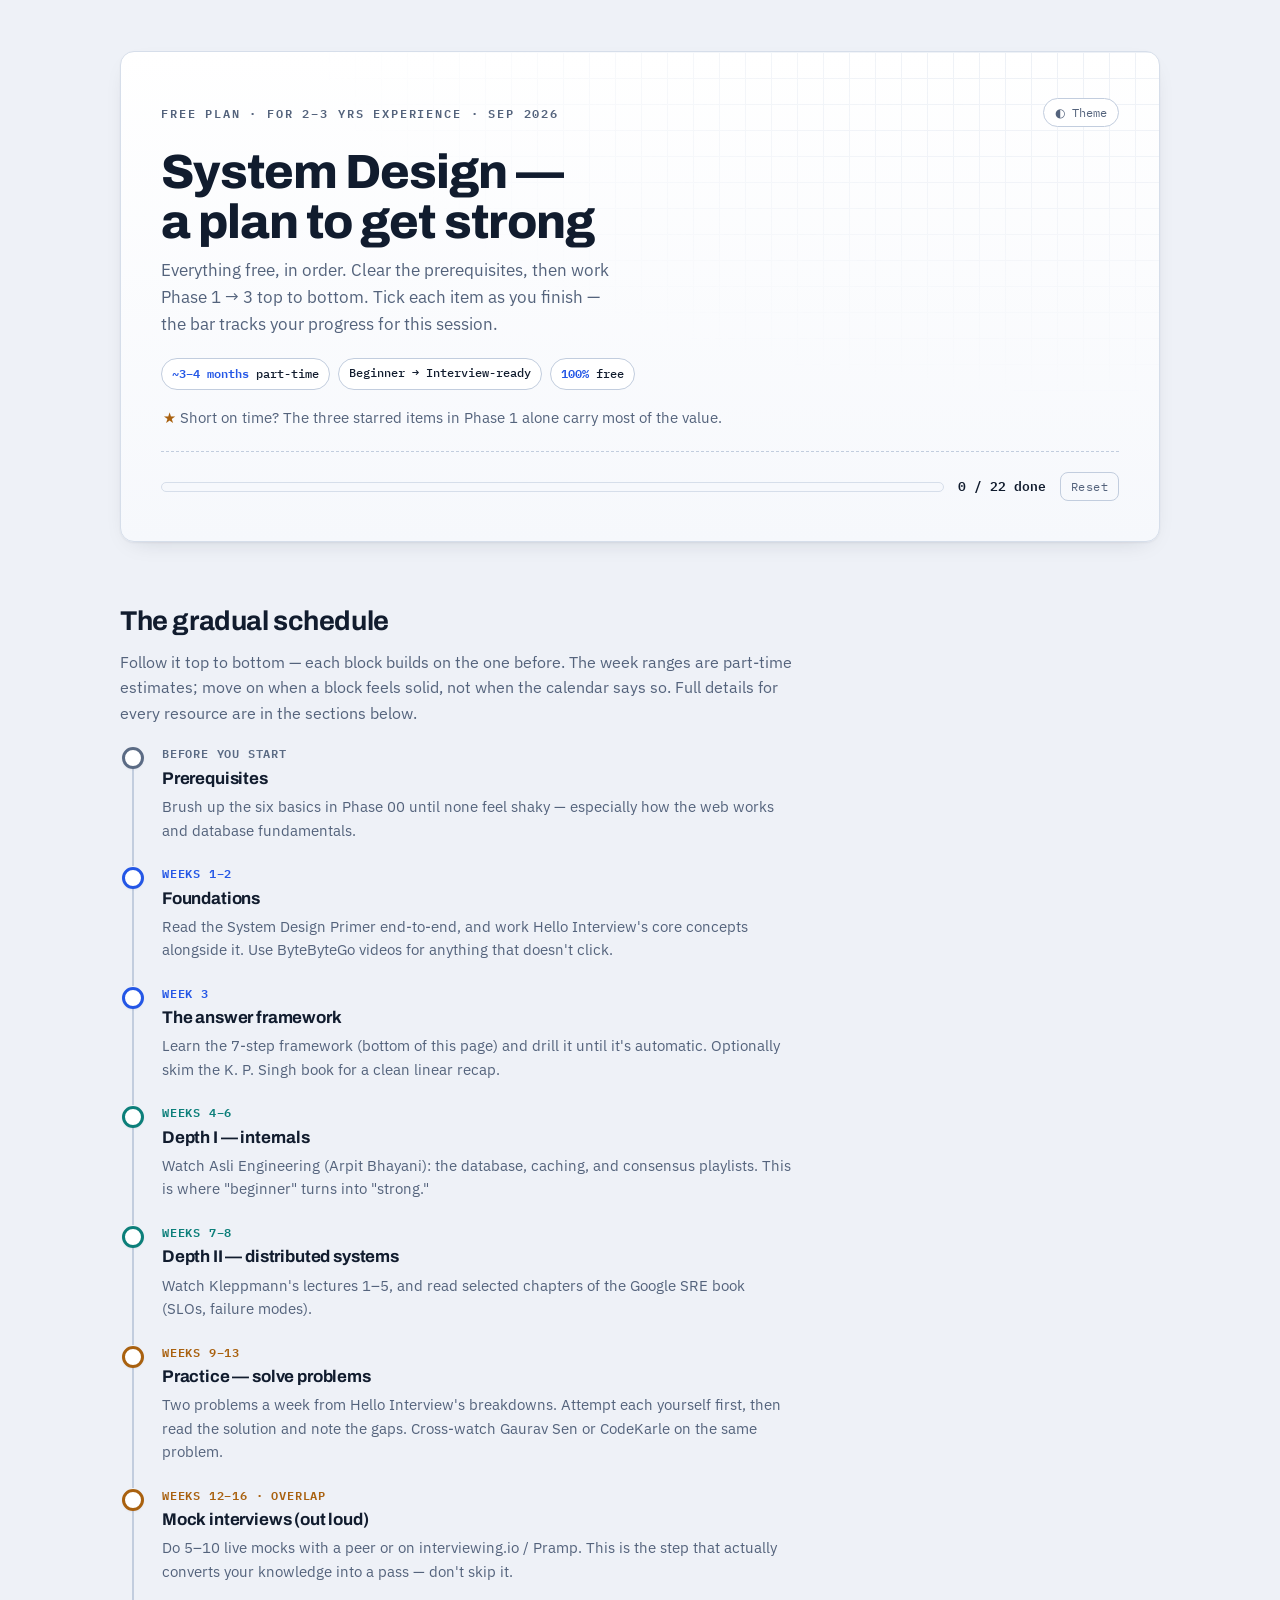
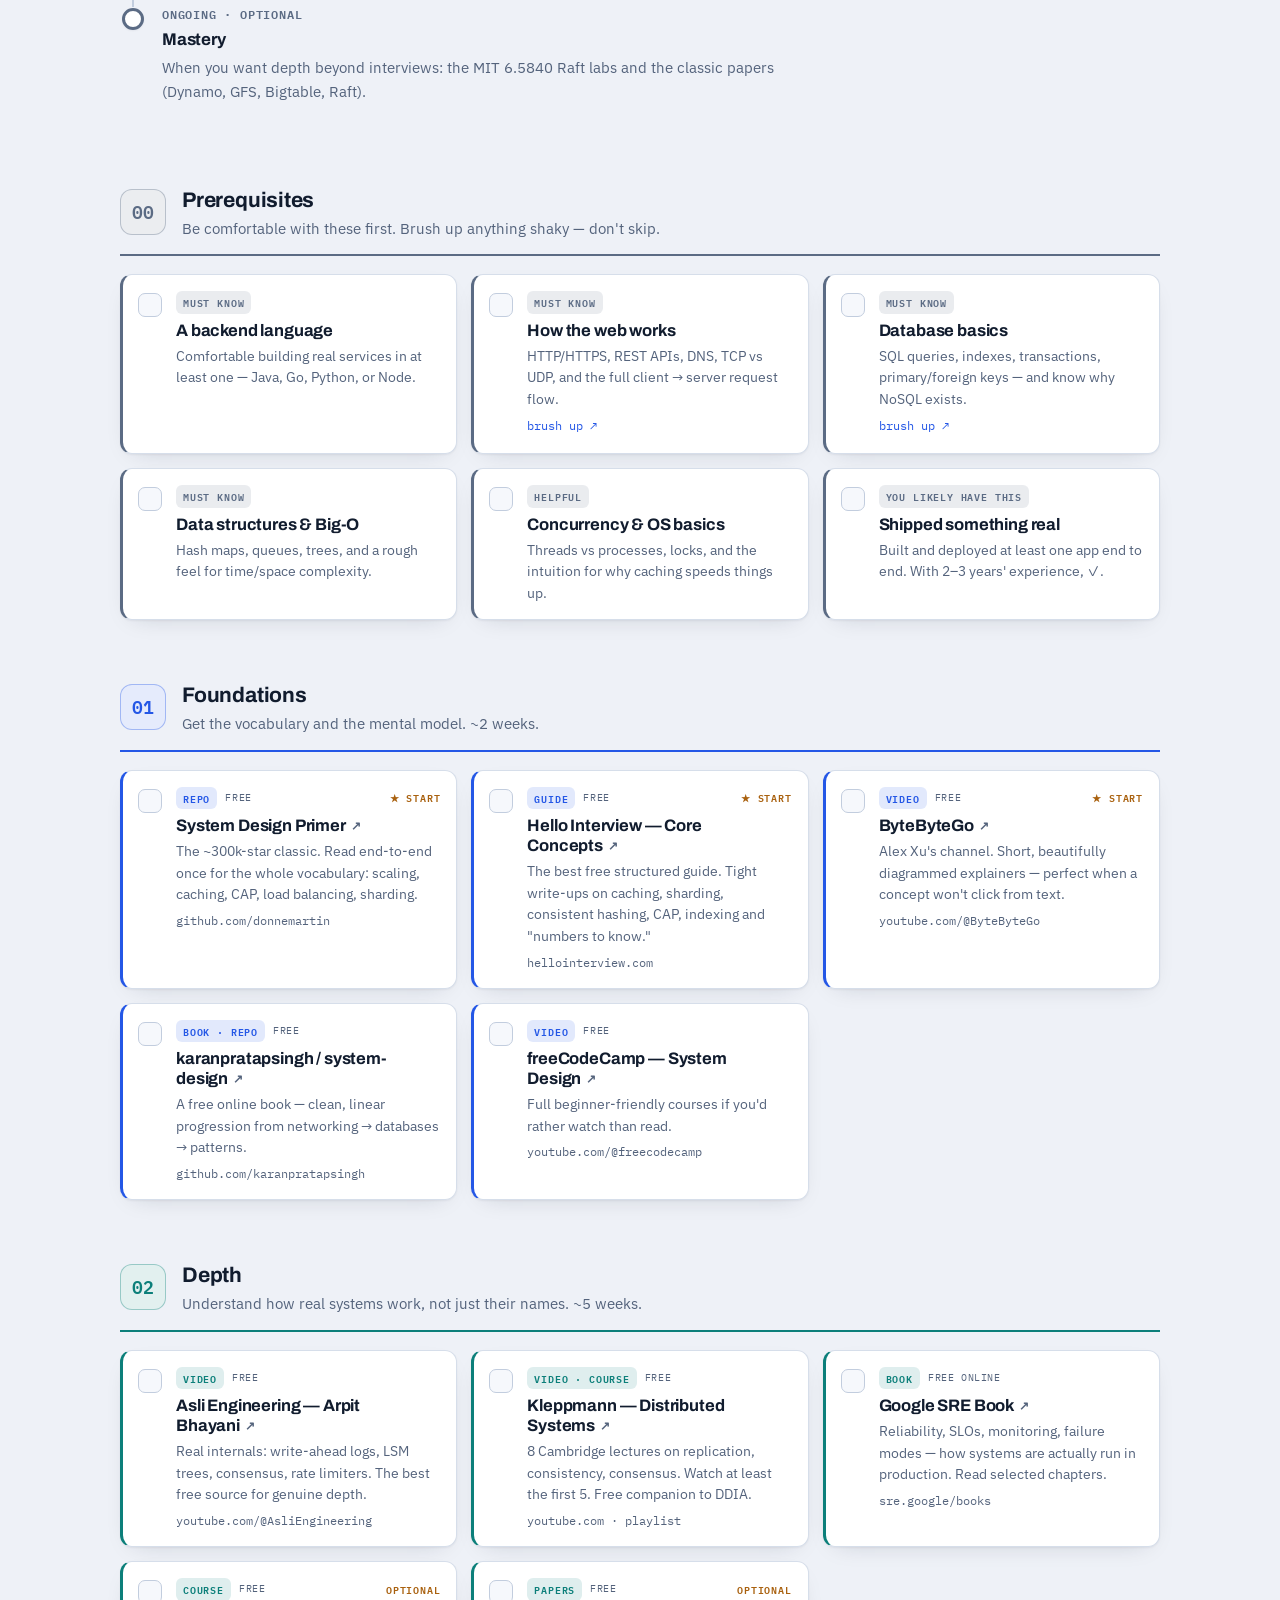
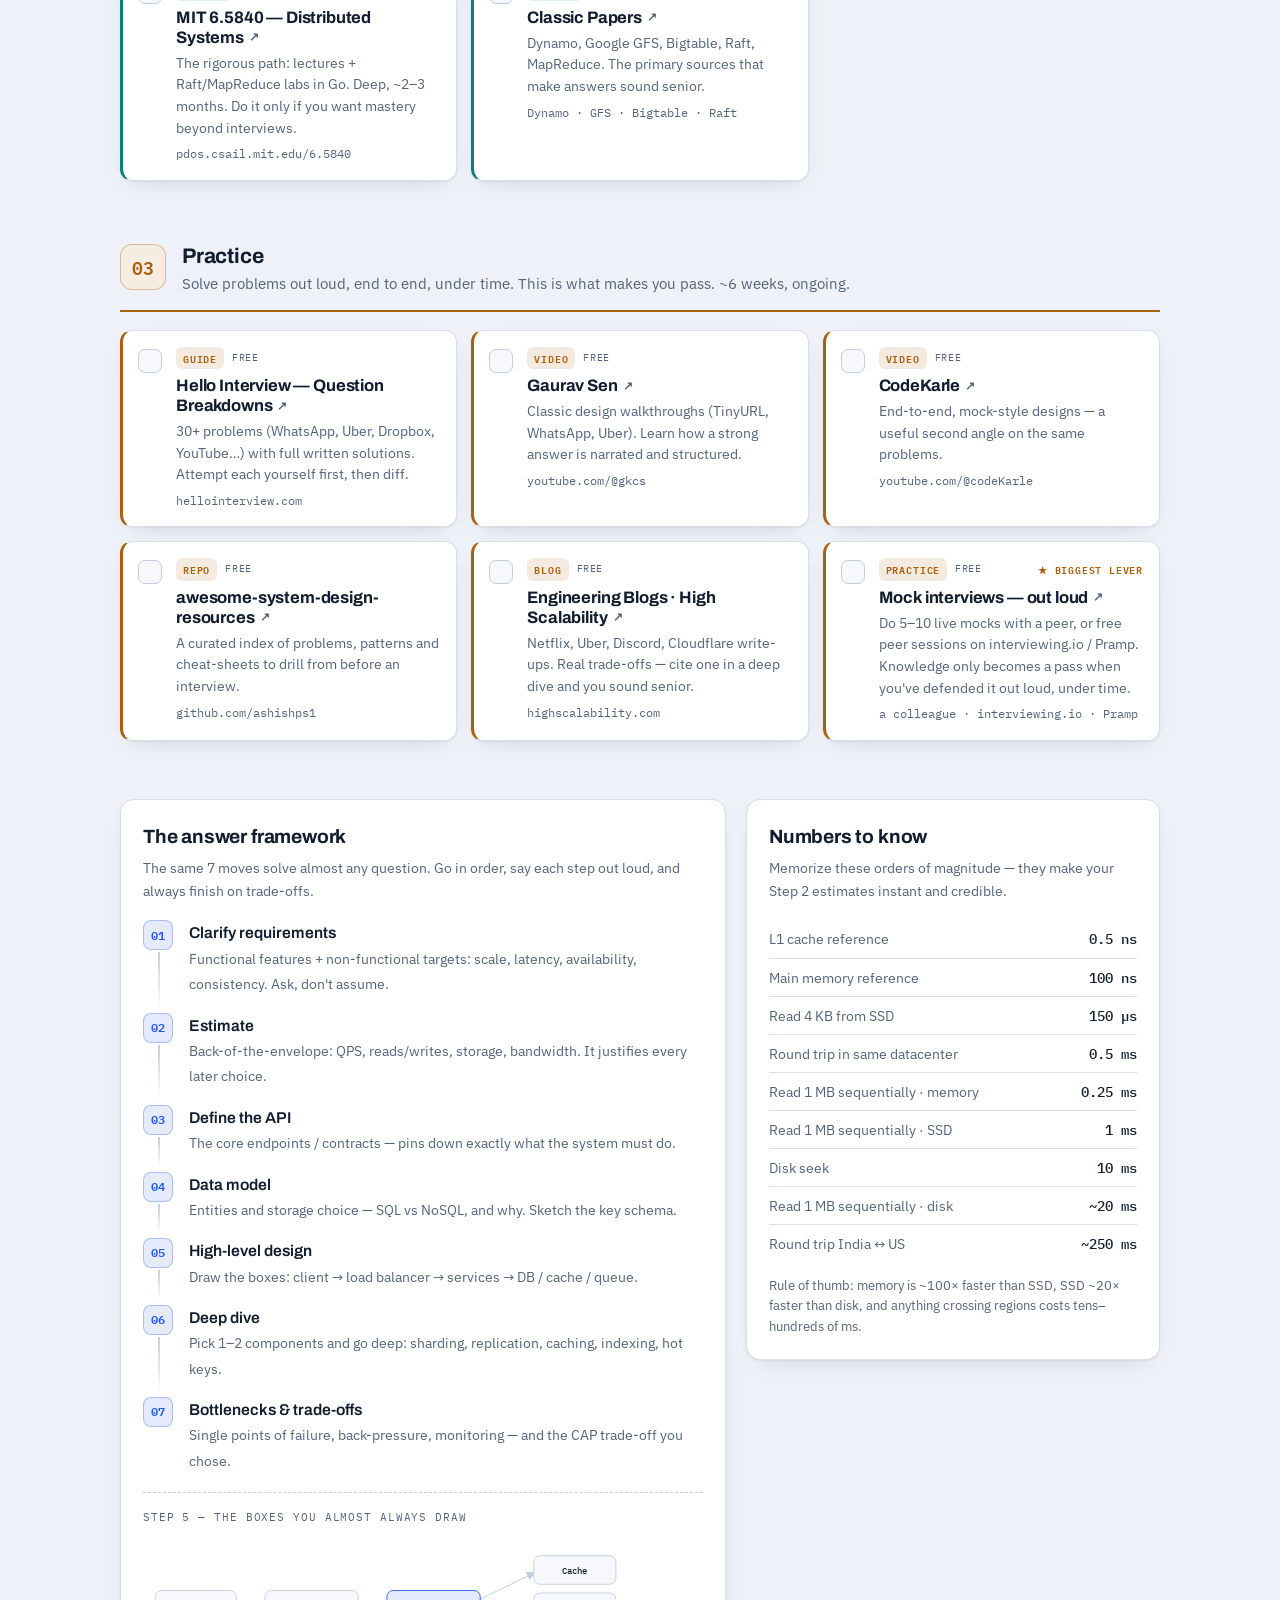
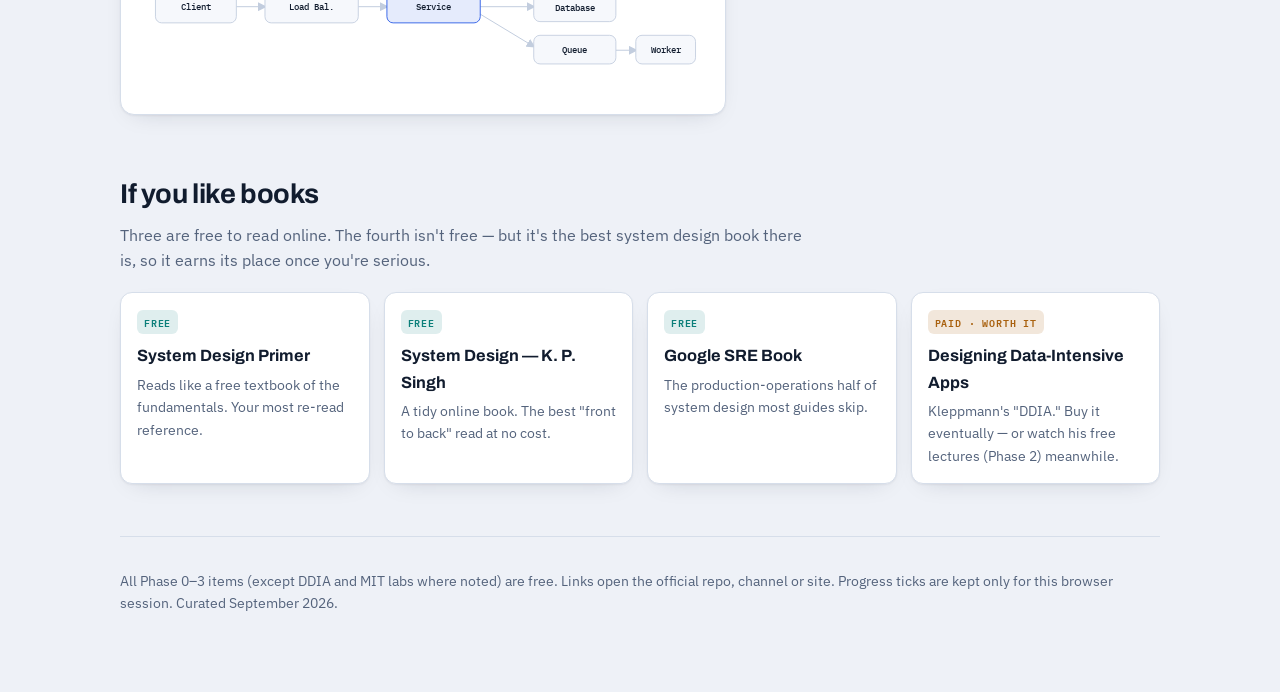
<file: system-design-learning-plan_1.html>
<!DOCTYPE html>
<html lang="en">
<head>
<meta charset="utf-8">
<meta name="viewport" content="width=device-width, initial-scale=1">
<title>System Design Learning Plan</title>
<link rel="preconnect" href="https://fonts.googleapis.com">
<link rel="preconnect" href="https://fonts.gstatic.com" crossorigin>
<link href="https://fonts.googleapis.com/css2?family=Archivo:wght@600;700;800&family=IBM+Plex+Mono:wght@400;500;600&family=IBM+Plex+Sans:wght@400;500;600&display=swap" rel="stylesheet">
<style>
  *,*::before,*::after{box-sizing:border-box}
  html{-webkit-text-size-adjust:100%}
  img{max-width:100%;height:auto}
  [hidden]{display:none!important}

  :root{
    color-scheme:light dark;
    --bg:#EEF1F7;
    --surface:#FFFFFF;
    --surface-2:#F6F8FC;
    --ink:#111C2E;
    --muted:#54637C;
    --line:#D6DEEA;
    --line-strong:#C2CDDE;
    --accent:#2457E6;
    --blue:#2457E6;
    --teal:#0C7F7A;
    --amber:#A9610F;
    --slate:#5B6B84;
    --shadow:0 1px 2px rgba(17,28,46,.05), 0 8px 24px -14px rgba(17,28,46,.22);
    --radius:14px;
  }
  @media (prefers-color-scheme: dark){
    :root:not([data-theme="light"]){
      --bg:#0A0F1A;--surface:#121A28;--surface-2:#0F1622;--ink:#E9EEF6;--muted:#94A2B9;
      --line:#243449;--line-strong:#31465F;--accent:#6D97FF;--blue:#6D97FF;--teal:#33C6BE;
      --amber:#E0A24C;--slate:#97A6BE;--shadow:0 1px 2px rgba(0,0,0,.4),0 12px 30px -16px rgba(0,0,0,.7);
    }
  }
  :root[data-theme="dark"]{
    --bg:#0A0F1A;--surface:#121A28;--surface-2:#0F1622;--ink:#E9EEF6;--muted:#94A2B9;
    --line:#243449;--line-strong:#31465F;--accent:#6D97FF;--blue:#6D97FF;--teal:#33C6BE;
    --amber:#E0A24C;--slate:#97A6BE;--shadow:0 1px 2px rgba(0,0,0,.4),0 12px 30px -16px rgba(0,0,0,.7);
  }

  body{
    margin:0;background:var(--bg);color:var(--ink);
    font-family:"IBM Plex Sans",ui-sans-serif,system-ui,-apple-system,"Segoe UI",Roboto,sans-serif;
    font-size:16px;line-height:1.6;-webkit-font-smoothing:antialiased;
  }
  .wrap{max-width:1120px;margin:0 auto;padding:clamp(20px,4vw,52px) clamp(16px,4vw,40px) 64px}
  a{color:var(--accent);text-decoration:none}
  a:hover{text-decoration:underline}
  :focus-visible{outline:2px solid var(--accent);outline-offset:3px;border-radius:4px}
  .eyebrow{font-family:"IBM Plex Mono",ui-monospace,monospace;font-size:.72rem;font-weight:600;letter-spacing:.16em;text-transform:uppercase;color:var(--muted)}

  header.hero{border:1px solid var(--line);background:linear-gradient(180deg,var(--surface),var(--surface-2));border-radius:var(--radius);padding:clamp(22px,3.4vw,40px);position:relative;overflow:hidden;box-shadow:var(--shadow)}
  header.hero::after{content:"";position:absolute;inset:0;pointer-events:none;background-image:linear-gradient(var(--line) 1px,transparent 1px),linear-gradient(90deg,var(--line) 1px,transparent 1px);background-size:26px 26px;-webkit-mask-image:radial-gradient(120% 130% at 92% -10%,#000,transparent 62%);mask-image:radial-gradient(120% 130% at 92% -10%,#000,transparent 62%);opacity:.5}
  .topbar{display:flex;justify-content:space-between;align-items:center;gap:12px;position:relative;z-index:1}
  .toggle{font-family:"IBM Plex Mono",monospace;font-size:.72rem;color:var(--muted);background:var(--surface);border:1px solid var(--line-strong);padding:6px 11px;border-radius:999px;cursor:pointer}
  .toggle:hover{color:var(--ink);border-color:var(--accent)}
  .hero-in{position:relative;z-index:1;max-width:46ch;margin-top:14px}
  h1{font-family:"Archivo",system-ui,sans-serif;font-weight:800;font-size:clamp(2rem,4.6vw,3rem);line-height:1.04;letter-spacing:-.02em;text-wrap:balance;margin:.4rem 0 .6rem}
  .lede{color:var(--muted);font-size:1.05rem;max-width:62ch;margin:0}
  .chips{display:flex;flex-wrap:wrap;gap:8px;margin-top:20px;position:relative;z-index:1}
  .chip{font-family:"IBM Plex Mono",monospace;font-size:.74rem;font-weight:500;color:var(--ink);background:var(--surface);border:1px solid var(--line-strong);padding:5px 10px;border-radius:999px}
  .chip b{color:var(--accent);font-weight:600}
  .progress{display:flex;align-items:center;gap:14px;flex-wrap:wrap;margin-top:22px;padding-top:20px;border-top:1px dashed var(--line-strong);position:relative;z-index:1}
  .meter{flex:1 1 260px;height:10px;border-radius:999px;background:var(--surface-2);border:1px solid var(--line);overflow:hidden;min-width:180px}
  .meter i{display:block;height:100%;width:0;background:linear-gradient(90deg,var(--teal),var(--accent));transition:width .5s ease}
  .meter-text{font-family:"IBM Plex Mono",monospace;font-size:.8rem;font-weight:600;color:var(--ink);white-space:nowrap;font-variant-numeric:tabular-nums}
  .btn-reset{font-family:"IBM Plex Mono",monospace;font-size:.72rem;letter-spacing:.04em;color:var(--muted);background:transparent;border:1px solid var(--line-strong);padding:6px 10px;border-radius:8px;cursor:pointer}
  .btn-reset:hover{color:var(--ink);border-color:var(--accent)}
  .note-start{margin:16px 2px 0;color:var(--muted);font-size:.92rem;position:relative;z-index:1}
  .note-start .star{color:var(--amber);font-weight:700}

  section{margin-top:clamp(38px,5vw,58px)}
  .phase{--ph:var(--blue)}
  .phase--pre{--ph:var(--slate)}
  .phase--found{--ph:var(--blue)}
  .phase--depth{--ph:var(--teal)}
  .phase--practice{--ph:var(--amber)}
  .phase-head{display:flex;align-items:center;gap:16px;margin:0 0 18px;padding-bottom:14px;border-bottom:2px solid var(--ph)}
  .phase-num{flex:none;width:46px;height:46px;border-radius:12px;display:grid;place-items:center;font-family:"IBM Plex Mono",monospace;font-weight:600;font-size:1.15rem;color:var(--ph);background:color-mix(in srgb,var(--ph) 12%,var(--surface));border:1px solid color-mix(in srgb,var(--ph) 35%,transparent)}
  .phase-head h2{font-family:"Archivo",sans-serif;font-weight:700;font-size:1.32rem;margin:0;letter-spacing:-.01em}
  .phase-head .goal{display:block;font-family:"IBM Plex Sans",sans-serif;font-weight:400;font-size:.92rem;color:var(--muted);letter-spacing:0}

  .grid{display:grid;grid-template-columns:repeat(auto-fill,minmax(288px,1fr));gap:14px}
  .card{--ph:var(--blue);position:relative;display:flex;gap:14px;background:var(--surface);border:1px solid var(--line);border-left:3px solid var(--ph);border-radius:12px;padding:16px 16px 16px 15px;box-shadow:var(--shadow);transition:border-color .18s ease,transform .18s ease}
  .phase--pre .card{--ph:var(--slate)}
  .phase--found .card{--ph:var(--blue)}
  .phase--depth .card{--ph:var(--teal)}
  .phase--practice .card{--ph:var(--amber)}
  .card:hover{transform:translateY(-2px);border-color:color-mix(in srgb,var(--ph) 45%,var(--line))}
  .card.is-done{opacity:.6}
  .card.is-done .card-body h3 a,.card.is-done .card-body h3 .plain{text-decoration:line-through;text-decoration-color:var(--muted)}
  .card-body{flex:1;min-width:0}
  .tag-row{display:flex;align-items:center;gap:8px;margin-bottom:7px;flex-wrap:wrap}
  .tag{font-family:"IBM Plex Mono",monospace;font-size:.64rem;font-weight:600;letter-spacing:.08em;text-transform:uppercase;padding:3px 7px;border-radius:6px;color:var(--ph);background:color-mix(in srgb,var(--ph) 13%,transparent)}
  .free{font-family:"IBM Plex Mono",monospace;font-size:.64rem;letter-spacing:.06em;color:var(--muted);text-transform:uppercase}
  .star-badge{margin-left:auto;font-family:"IBM Plex Mono",monospace;font-size:.62rem;font-weight:600;letter-spacing:.08em;color:var(--amber);text-transform:uppercase}
  .card-body h3{margin:0 0 4px;font-family:"Archivo",sans-serif;font-weight:700;font-size:1.04rem;line-height:1.2;letter-spacing:-.01em}
  .card-body h3 a,.card-body h3 .plain{color:var(--ink)}
  .card-body h3 a:hover{color:var(--ph);text-decoration:none}
  .card-body h3 a::after{content:"↗";font-size:.7em;margin-left:5px;color:var(--muted);vertical-align:middle}
  .card-body p{margin:0;font-size:.9rem;color:var(--muted);line-height:1.5}
  .src{display:block;margin-top:7px;font-family:"IBM Plex Mono",monospace;font-size:.72rem;color:var(--muted)}
  .brush{display:inline-block;margin-top:7px;font-family:"IBM Plex Mono",monospace;font-size:.72rem}

  .chk{flex:none;cursor:pointer;display:block;padding-top:2px}
  .chk input{position:absolute;width:1px;height:1px;opacity:0;margin:0}
  .chk .box{width:24px;height:24px;border-radius:7px;border:1.6px solid var(--line-strong);background:var(--surface-2);display:grid;place-items:center;transition:.15s ease}
  .chk .box svg{width:14px;height:14px;opacity:0;transform:scale(.6);transition:.15s ease}
  .chk input:checked + .box{background:var(--ph);border-color:var(--ph)}
  .chk input:checked + .box svg{opacity:1;transform:scale(1)}
  .chk input:focus-visible + .box{outline:2px solid var(--ph);outline-offset:2px}

  .cols{display:grid;grid-template-columns:1.35fr 1fr;gap:20px;align-items:start}
  @media(max-width:820px){.cols{grid-template-columns:1fr}}
  .panel{background:var(--surface);border:1px solid var(--line);border-radius:var(--radius);padding:22px;box-shadow:var(--shadow)}
  .panel > h2{font-family:"Archivo",sans-serif;font-weight:700;font-size:1.2rem;margin:0 0 4px;letter-spacing:-.01em}
  .panel > .p-sub{color:var(--muted);font-size:.9rem;margin:0 0 18px}
  .steps{list-style:none;margin:0;padding:0;counter-reset:s}
  .steps li{position:relative;padding:0 0 16px 46px;counter-increment:s}
  .steps li::before{content:counter(s,decimal-leading-zero);position:absolute;left:0;top:0;width:30px;height:30px;border-radius:8px;font-family:"IBM Plex Mono",monospace;font-size:.78rem;font-weight:600;display:grid;place-items:center;color:var(--accent);background:color-mix(in srgb,var(--accent) 12%,var(--surface));border:1px solid color-mix(in srgb,var(--accent) 30%,transparent)}
  .steps li::after{content:"";position:absolute;left:15px;top:32px;bottom:4px;width:1.6px;background:linear-gradient(var(--line-strong),transparent)}
  .steps li:last-child{padding-bottom:0}
  .steps li:last-child::after{display:none}
  .steps b{display:block;font-family:"Archivo",sans-serif;font-weight:600;font-size:.98rem;color:var(--ink)}
  .steps span{font-size:.88rem;color:var(--muted)}
  table.nums{width:100%;border-collapse:collapse;font-variant-numeric:tabular-nums}
  table.nums td{padding:7px 0;border-bottom:1px solid var(--line);font-size:.9rem}
  table.nums tr:last-child td{border-bottom:none}
  table.nums td:last-child{text-align:right;font-family:"IBM Plex Mono",monospace;font-weight:500;color:var(--ink);white-space:nowrap}
  table.nums td:first-child{color:var(--muted)}
  .nums-foot{margin:14px 0 0;font-size:.8rem;color:var(--muted)}
  .schematic{margin-top:18px;border-top:1px dashed var(--line-strong);padding-top:16px}
  .schematic .cap{font-family:"IBM Plex Mono",monospace;font-size:.7rem;letter-spacing:.08em;text-transform:uppercase;color:var(--muted);margin:0 0 10px}
  .svg-scroll{overflow-x:auto}
  svg.arch{display:block;min-width:560px;width:100%;height:auto}
  svg.arch .node{fill:var(--surface-2);stroke:var(--line-strong);stroke-width:1.4}
  svg.arch .node.hot{fill:color-mix(in srgb,var(--accent) 12%,var(--surface));stroke:var(--accent)}
  svg.arch text{fill:var(--ink);font-family:"IBM Plex Mono",monospace;font-size:14px;font-weight:500}
  svg.arch .edge{stroke:var(--line-strong);stroke-width:1.6;fill:none}

  .sec-head{display:flex;align-items:baseline;gap:14px;flex-wrap:wrap;margin-bottom:6px}
  h2.sec{font-family:"Archivo",system-ui,sans-serif;font-weight:700;font-size:clamp(1.35rem,2.6vw,1.7rem);letter-spacing:-.015em;margin:0;text-wrap:balance}
  .sec-sub{color:var(--muted);margin:.35rem 0 0;max-width:70ch}
  .books{display:grid;grid-template-columns:repeat(auto-fit,minmax(240px,1fr));gap:14px;margin-top:18px}
  .book{background:var(--surface);border:1px solid var(--line);border-radius:12px;padding:16px;box-shadow:var(--shadow)}
  .book .tag{color:var(--teal);background:color-mix(in srgb,var(--teal) 13%,transparent)}
  .book.paid .tag{color:var(--amber);background:color-mix(in srgb,var(--amber) 15%,transparent)}
  .book h3{font-family:"Archivo",sans-serif;font-weight:700;margin:9px 0 4px;font-size:1.02rem}
  .book h3 a{color:var(--ink)}
  .book h3 a:hover{color:var(--accent)}
  .book p{margin:0;font-size:.88rem;color:var(--muted)}
  footer{margin-top:52px;padding-top:20px;border-top:1px solid var(--line);color:var(--muted);font-size:.85rem}
  .timeline{margin-top:18px}
  .tl{position:relative;padding:0 0 22px 42px}
  .tl::before{content:"";position:absolute;left:12px;top:24px;bottom:-2px;width:2px;background:var(--line-strong)}
  .tl:last-child::before{display:none}
  .tl .dot{position:absolute;left:2px;top:3px;width:22px;height:22px;border-radius:50%;background:var(--surface);border:3px solid var(--ph,var(--accent));box-shadow:var(--shadow)}
  .tl.s-pre{--ph:var(--slate)}.tl.s-found{--ph:var(--blue)}.tl.s-depth{--ph:var(--teal)}.tl.s-practice{--ph:var(--amber)}
  .tl .wk{font-family:"IBM Plex Mono",monospace;font-size:.72rem;letter-spacing:.07em;text-transform:uppercase;color:var(--ph);font-weight:600}
  .tl h3{margin:2px 0 3px;font-family:"Archivo",sans-serif;font-weight:700;font-size:1.06rem;letter-spacing:-.01em}
  .tl p{margin:0;color:var(--muted);font-size:.92rem;max-width:70ch}
  @media (prefers-reduced-motion:reduce){*{transition:none!important}}
</style>
</head>
<body>
<div class="wrap">

  <header class="hero">
    <div class="topbar">
      <p class="eyebrow">Free plan · for 2–3 yrs experience · Sep 2026</p>
      <button class="toggle" id="themeBtn" type="button">◐ Theme</button>
    </div>
    <div class="hero-in">
      <h1>System Design — a plan to get strong</h1>
      <p class="lede">Everything free, in order. Clear the prerequisites, then work Phase 1 → 3 top to bottom. Tick each item as you finish — the bar tracks your progress for this session.</p>
    </div>
    <div class="chips">
      <span class="chip"><b>~3–4 months</b> part-time</span>
      <span class="chip">Beginner → Interview-ready</span>
      <span class="chip"><b>100%</b> free</span>
    </div>
    <p class="note-start"><span class="star">★</span> Short on time? The three starred items in Phase&nbsp;1 alone carry most of the value.</p>
    <div class="progress">
      <div class="meter" aria-hidden="true"><i id="meterFill"></i></div>
      <span class="meter-text" id="meterText">0 / 0 done</span>
      <button class="btn-reset" id="resetBtn" type="button">Reset</button>
    </div>
  </header>

  <!-- GRADUAL SCHEDULE -->
  <section aria-labelledby="sch">
    <div class="sec-head"><h2 class="sec" id="sch">The gradual schedule</h2></div>
    <p class="sec-sub">Follow it top to bottom — each block builds on the one before. The week ranges are part-time estimates; move on when a block feels solid, not when the calendar says so. Full details for every resource are in the sections below.</p>
    <div class="timeline">
      <div class="tl s-pre"><span class="dot"></span><p class="wk">Before you start</p><h3>Prerequisites</h3><p>Brush up the six basics in Phase 00 until none feel shaky — especially how the web works and database fundamentals.</p></div>
      <div class="tl s-found"><span class="dot"></span><p class="wk">Weeks 1–2</p><h3>Foundations</h3><p>Read the System Design Primer end-to-end, and work Hello Interview's core concepts alongside it. Use ByteByteGo videos for anything that doesn't click.</p></div>
      <div class="tl s-found"><span class="dot"></span><p class="wk">Week 3</p><h3>The answer framework</h3><p>Learn the 7-step framework (bottom of this page) and drill it until it's automatic. Optionally skim the K. P. Singh book for a clean linear recap.</p></div>
      <div class="tl s-depth"><span class="dot"></span><p class="wk">Weeks 4–6</p><h3>Depth I — internals</h3><p>Watch Asli Engineering (Arpit Bhayani): the database, caching, and consensus playlists. This is where "beginner" turns into "strong."</p></div>
      <div class="tl s-depth"><span class="dot"></span><p class="wk">Weeks 7–8</p><h3>Depth II — distributed systems</h3><p>Watch Kleppmann's lectures 1–5, and read selected chapters of the Google SRE book (SLOs, failure modes).</p></div>
      <div class="tl s-practice"><span class="dot"></span><p class="wk">Weeks 9–13</p><h3>Practice — solve problems</h3><p>Two problems a week from Hello Interview's breakdowns. Attempt each yourself first, then read the solution and note the gaps. Cross-watch Gaurav Sen or CodeKarle on the same problem.</p></div>
      <div class="tl s-practice"><span class="dot"></span><p class="wk">Weeks 12–16 · overlap</p><h3>Mock interviews (out loud)</h3><p>Do 5–10 live mocks with a peer or on interviewing.io / Pramp. This is the step that actually converts your knowledge into a pass — don't skip it.</p></div>
      <div class="tl s-pre"><span class="dot"></span><p class="wk">Ongoing · optional</p><h3>Mastery</h3><p>When you want depth beyond interviews: the MIT 6.5840 Raft labs and the classic papers (Dynamo, GFS, Bigtable, Raft).</p></div>
    </div>
  </section>

  <!-- PHASE 0 — PREREQUISITES -->
  <section class="phase phase--pre" aria-labelledby="p0">
    <div class="phase-head">
      <div class="phase-num">00</div>
      <div><h2 id="p0">Prerequisites</h2><span class="goal">Be comfortable with these first. Brush up anything shaky — don't skip.</span></div>
    </div>
    <div class="grid">
      <article class="card">
        <label class="chk"><input type="checkbox" data-id="pre-lang"><span class="box"><svg viewBox="0 0 24 24" fill="none" stroke="#fff" stroke-width="3.5" stroke-linecap="round" stroke-linejoin="round"><polyline points="20 6 9 17 4 12"/></svg></span></label>
        <div class="card-body"><div class="tag-row"><span class="tag">Must know</span></div>
          <h3><span class="plain">A backend language</span></h3>
          <p>Comfortable building real services in at least one — Java, Go, Python, or Node.</p></div>
      </article>
      <article class="card">
        <label class="chk"><input type="checkbox" data-id="pre-web"><span class="box"><svg viewBox="0 0 24 24" fill="none" stroke="#fff" stroke-width="3.5" stroke-linecap="round" stroke-linejoin="round"><polyline points="20 6 9 17 4 12"/></svg></span></label>
        <div class="card-body"><div class="tag-row"><span class="tag">Must know</span></div>
          <h3><span class="plain">How the web works</span></h3>
          <p>HTTP/HTTPS, REST APIs, DNS, TCP vs UDP, and the full client → server request flow.</p>
          <a class="brush" href="https://developer.mozilla.org/en-US/docs/Learn/Getting_started_with_the_web/How_the_Web_works" target="_blank" rel="noopener">brush up ↗</a></div>
      </article>
      <article class="card">
        <label class="chk"><input type="checkbox" data-id="pre-db"><span class="box"><svg viewBox="0 0 24 24" fill="none" stroke="#fff" stroke-width="3.5" stroke-linecap="round" stroke-linejoin="round"><polyline points="20 6 9 17 4 12"/></svg></span></label>
        <div class="card-body"><div class="tag-row"><span class="tag">Must know</span></div>
          <h3><span class="plain">Database basics</span></h3>
          <p>SQL queries, indexes, transactions, primary/foreign keys — and know why NoSQL exists.</p>
          <a class="brush" href="https://www.youtube.com/@freecodecamp/search?query=sql" target="_blank" rel="noopener">brush up ↗</a></div>
      </article>
      <article class="card">
        <label class="chk"><input type="checkbox" data-id="pre-ds"><span class="box"><svg viewBox="0 0 24 24" fill="none" stroke="#fff" stroke-width="3.5" stroke-linecap="round" stroke-linejoin="round"><polyline points="20 6 9 17 4 12"/></svg></span></label>
        <div class="card-body"><div class="tag-row"><span class="tag">Must know</span></div>
          <h3><span class="plain">Data structures &amp; Big-O</span></h3>
          <p>Hash maps, queues, trees, and a rough feel for time/space complexity.</p></div>
      </article>
      <article class="card">
        <label class="chk"><input type="checkbox" data-id="pre-conc"><span class="box"><svg viewBox="0 0 24 24" fill="none" stroke="#fff" stroke-width="3.5" stroke-linecap="round" stroke-linejoin="round"><polyline points="20 6 9 17 4 12"/></svg></span></label>
        <div class="card-body"><div class="tag-row"><span class="tag">Helpful</span></div>
          <h3><span class="plain">Concurrency &amp; OS basics</span></h3>
          <p>Threads vs processes, locks, and the intuition for why caching speeds things up.</p></div>
      </article>
      <article class="card">
        <label class="chk"><input type="checkbox" data-id="pre-ship"><span class="box"><svg viewBox="0 0 24 24" fill="none" stroke="#fff" stroke-width="3.5" stroke-linecap="round" stroke-linejoin="round"><polyline points="20 6 9 17 4 12"/></svg></span></label>
        <div class="card-body"><div class="tag-row"><span class="tag">You likely have this</span></div>
          <h3><span class="plain">Shipped something real</span></h3>
          <p>Built and deployed at least one app end to end. With 2–3 years' experience, ✓.</p></div>
      </article>
    </div>
  </section>

  <!-- PHASE 1 -->
  <section class="phase phase--found" aria-labelledby="p1">
    <div class="phase-head"><div class="phase-num">01</div>
      <div><h2 id="p1">Foundations</h2><span class="goal">Get the vocabulary and the mental model. ~2 weeks.</span></div></div>
    <div class="grid">
      <article class="card"><label class="chk"><input type="checkbox" data-id="primer"><span class="box"><svg viewBox="0 0 24 24" fill="none" stroke="#fff" stroke-width="3.5" stroke-linecap="round" stroke-linejoin="round"><polyline points="20 6 9 17 4 12"/></svg></span></label>
        <div class="card-body"><div class="tag-row"><span class="tag">Repo</span><span class="free">Free</span><span class="star-badge">★ start</span></div>
          <h3><a href="https://github.com/donnemartin/system-design-primer" target="_blank" rel="noopener">System Design Primer</a></h3>
          <p>The ~300k-star classic. Read end-to-end once for the whole vocabulary: scaling, caching, CAP, load balancing, sharding.</p><span class="src">github.com/donnemartin</span></div></article>

      <article class="card"><label class="chk"><input type="checkbox" data-id="hi-concepts"><span class="box"><svg viewBox="0 0 24 24" fill="none" stroke="#fff" stroke-width="3.5" stroke-linecap="round" stroke-linejoin="round"><polyline points="20 6 9 17 4 12"/></svg></span></label>
        <div class="card-body"><div class="tag-row"><span class="tag">Guide</span><span class="free">Free</span><span class="star-badge">★ start</span></div>
          <h3><a href="https://www.hellointerview.com/learn/system-design/in-a-hurry/introduction" target="_blank" rel="noopener">Hello Interview — Core Concepts</a></h3>
          <p>The best free structured guide. Tight write-ups on caching, sharding, consistent hashing, CAP, indexing and "numbers to know."</p><span class="src">hellointerview.com</span></div></article>

      <article class="card"><label class="chk"><input type="checkbox" data-id="bytebytego"><span class="box"><svg viewBox="0 0 24 24" fill="none" stroke="#fff" stroke-width="3.5" stroke-linecap="round" stroke-linejoin="round"><polyline points="20 6 9 17 4 12"/></svg></span></label>
        <div class="card-body"><div class="tag-row"><span class="tag">Video</span><span class="free">Free</span><span class="star-badge">★ start</span></div>
          <h3><a href="https://www.youtube.com/@ByteByteGo" target="_blank" rel="noopener">ByteByteGo</a></h3>
          <p>Alex Xu's channel. Short, beautifully diagrammed explainers — perfect when a concept won't click from text.</p><span class="src">youtube.com/@ByteByteGo</span></div></article>

      <article class="card"><label class="chk"><input type="checkbox" data-id="karan"><span class="box"><svg viewBox="0 0 24 24" fill="none" stroke="#fff" stroke-width="3.5" stroke-linecap="round" stroke-linejoin="round"><polyline points="20 6 9 17 4 12"/></svg></span></label>
        <div class="card-body"><div class="tag-row"><span class="tag">Book · Repo</span><span class="free">Free</span></div>
          <h3><a href="https://github.com/karanpratapsingh/system-design" target="_blank" rel="noopener">karanpratapsingh / system-design</a></h3>
          <p>A free online book — clean, linear progression from networking → databases → patterns.</p><span class="src">github.com/karanpratapsingh</span></div></article>

      <article class="card"><label class="chk"><input type="checkbox" data-id="fcc"><span class="box"><svg viewBox="0 0 24 24" fill="none" stroke="#fff" stroke-width="3.5" stroke-linecap="round" stroke-linejoin="round"><polyline points="20 6 9 17 4 12"/></svg></span></label>
        <div class="card-body"><div class="tag-row"><span class="tag">Video</span><span class="free">Free</span></div>
          <h3><a href="https://www.youtube.com/@freecodecamp/search?query=system%20design" target="_blank" rel="noopener">freeCodeCamp — System Design</a></h3>
          <p>Full beginner-friendly courses if you'd rather watch than read.</p><span class="src">youtube.com/@freecodecamp</span></div></article>
    </div>
  </section>

  <!-- PHASE 2 -->
  <section class="phase phase--depth" aria-labelledby="p2">
    <div class="phase-head"><div class="phase-num">02</div>
      <div><h2 id="p2">Depth</h2><span class="goal">Understand how real systems work, not just their names. ~5 weeks.</span></div></div>
    <div class="grid">
      <article class="card"><label class="chk"><input type="checkbox" data-id="asli"><span class="box"><svg viewBox="0 0 24 24" fill="none" stroke="#fff" stroke-width="3.5" stroke-linecap="round" stroke-linejoin="round"><polyline points="20 6 9 17 4 12"/></svg></span></label>
        <div class="card-body"><div class="tag-row"><span class="tag">Video</span><span class="free">Free</span></div>
          <h3><a href="https://www.youtube.com/@AsliEngineering" target="_blank" rel="noopener">Asli Engineering — Arpit Bhayani</a></h3>
          <p>Real internals: write-ahead logs, LSM trees, consensus, rate limiters. The best free source for genuine depth.</p><span class="src">youtube.com/@AsliEngineering</span></div></article>

      <article class="card"><label class="chk"><input type="checkbox" data-id="kleppmann"><span class="box"><svg viewBox="0 0 24 24" fill="none" stroke="#fff" stroke-width="3.5" stroke-linecap="round" stroke-linejoin="round"><polyline points="20 6 9 17 4 12"/></svg></span></label>
        <div class="card-body"><div class="tag-row"><span class="tag">Video · Course</span><span class="free">Free</span></div>
          <h3><a href="https://www.youtube.com/playlist?list=PLeKd45zvjcDFUEv_ohr_HdUFe97RItdiB" target="_blank" rel="noopener">Kleppmann — Distributed Systems</a></h3>
          <p>8 Cambridge lectures on replication, consistency, consensus. Watch at least the first 5. Free companion to DDIA.</p><span class="src">youtube.com · playlist</span></div></article>

      <article class="card"><label class="chk"><input type="checkbox" data-id="sre"><span class="box"><svg viewBox="0 0 24 24" fill="none" stroke="#fff" stroke-width="3.5" stroke-linecap="round" stroke-linejoin="round"><polyline points="20 6 9 17 4 12"/></svg></span></label>
        <div class="card-body"><div class="tag-row"><span class="tag">Book</span><span class="free">Free online</span></div>
          <h3><a href="https://sre.google/books/" target="_blank" rel="noopener">Google SRE Book</a></h3>
          <p>Reliability, SLOs, monitoring, failure modes — how systems are actually run in production. Read selected chapters.</p><span class="src">sre.google/books</span></div></article>

      <article class="card"><label class="chk"><input type="checkbox" data-id="mit"><span class="box"><svg viewBox="0 0 24 24" fill="none" stroke="#fff" stroke-width="3.5" stroke-linecap="round" stroke-linejoin="round"><polyline points="20 6 9 17 4 12"/></svg></span></label>
        <div class="card-body"><div class="tag-row"><span class="tag">Course</span><span class="free">Free</span><span class="star-badge">optional</span></div>
          <h3><a href="https://pdos.csail.mit.edu/6.5840/" target="_blank" rel="noopener">MIT 6.5840 — Distributed Systems</a></h3>
          <p>The rigorous path: lectures + Raft/MapReduce labs in Go. Deep, ~2–3 months. Do it only if you want mastery beyond interviews.</p><span class="src">pdos.csail.mit.edu/6.5840</span></div></article>

      <article class="card"><label class="chk"><input type="checkbox" data-id="papers"><span class="box"><svg viewBox="0 0 24 24" fill="none" stroke="#fff" stroke-width="3.5" stroke-linecap="round" stroke-linejoin="round"><polyline points="20 6 9 17 4 12"/></svg></span></label>
        <div class="card-body"><div class="tag-row"><span class="tag">Papers</span><span class="free">Free</span><span class="star-badge">optional</span></div>
          <h3><a href="https://github.com/papers-we-love/papers-we-love" target="_blank" rel="noopener">Classic Papers</a></h3>
          <p>Dynamo, Google GFS, Bigtable, Raft, MapReduce. The primary sources that make answers sound senior.</p><span class="src">Dynamo · GFS · Bigtable · Raft</span></div></article>
    </div>
  </section>

  <!-- PHASE 3 -->
  <section class="phase phase--practice" aria-labelledby="p3">
    <div class="phase-head"><div class="phase-num">03</div>
      <div><h2 id="p3">Practice</h2><span class="goal">Solve problems out loud, end to end, under time. This is what makes you pass. ~6 weeks, ongoing.</span></div></div>
    <div class="grid">
      <article class="card"><label class="chk"><input type="checkbox" data-id="hi-problems"><span class="box"><svg viewBox="0 0 24 24" fill="none" stroke="#fff" stroke-width="3.5" stroke-linecap="round" stroke-linejoin="round"><polyline points="20 6 9 17 4 12"/></svg></span></label>
        <div class="card-body"><div class="tag-row"><span class="tag">Guide</span><span class="free">Free</span></div>
          <h3><a href="https://www.hellointerview.com/learn/system-design/in-a-hurry/how-to-prepare" target="_blank" rel="noopener">Hello Interview — Question Breakdowns</a></h3>
          <p>30+ problems (WhatsApp, Uber, Dropbox, YouTube…) with full written solutions. Attempt each yourself first, then diff.</p><span class="src">hellointerview.com</span></div></article>

      <article class="card"><label class="chk"><input type="checkbox" data-id="gaurav"><span class="box"><svg viewBox="0 0 24 24" fill="none" stroke="#fff" stroke-width="3.5" stroke-linecap="round" stroke-linejoin="round"><polyline points="20 6 9 17 4 12"/></svg></span></label>
        <div class="card-body"><div class="tag-row"><span class="tag">Video</span><span class="free">Free</span></div>
          <h3><a href="https://www.youtube.com/@gkcs" target="_blank" rel="noopener">Gaurav Sen</a></h3>
          <p>Classic design walkthroughs (TinyURL, WhatsApp, Uber). Learn how a strong answer is narrated and structured.</p><span class="src">youtube.com/@gkcs</span></div></article>

      <article class="card"><label class="chk"><input type="checkbox" data-id="codekarle"><span class="box"><svg viewBox="0 0 24 24" fill="none" stroke="#fff" stroke-width="3.5" stroke-linecap="round" stroke-linejoin="round"><polyline points="20 6 9 17 4 12"/></svg></span></label>
        <div class="card-body"><div class="tag-row"><span class="tag">Video</span><span class="free">Free</span></div>
          <h3><a href="https://www.youtube.com/@codeKarle" target="_blank" rel="noopener">CodeKarle</a></h3>
          <p>End-to-end, mock-style designs — a useful second angle on the same problems.</p><span class="src">youtube.com/@codeKarle</span></div></article>

      <article class="card"><label class="chk"><input type="checkbox" data-id="awesome"><span class="box"><svg viewBox="0 0 24 24" fill="none" stroke="#fff" stroke-width="3.5" stroke-linecap="round" stroke-linejoin="round"><polyline points="20 6 9 17 4 12"/></svg></span></label>
        <div class="card-body"><div class="tag-row"><span class="tag">Repo</span><span class="free">Free</span></div>
          <h3><a href="https://github.com/ashishps1/awesome-system-design-resources" target="_blank" rel="noopener">awesome-system-design-resources</a></h3>
          <p>A curated index of problems, patterns and cheat-sheets to drill from before an interview.</p><span class="src">github.com/ashishps1</span></div></article>

      <article class="card"><label class="chk"><input type="checkbox" data-id="blogs"><span class="box"><svg viewBox="0 0 24 24" fill="none" stroke="#fff" stroke-width="3.5" stroke-linecap="round" stroke-linejoin="round"><polyline points="20 6 9 17 4 12"/></svg></span></label>
        <div class="card-body"><div class="tag-row"><span class="tag">Blog</span><span class="free">Free</span></div>
          <h3><a href="https://highscalability.com/" target="_blank" rel="noopener">Engineering Blogs · High Scalability</a></h3>
          <p>Netflix, Uber, Discord, Cloudflare write-ups. Real trade-offs — cite one in a deep dive and you sound senior.</p><span class="src">highscalability.com</span></div></article>

      <article class="card"><label class="chk"><input type="checkbox" data-id="mock"><span class="box"><svg viewBox="0 0 24 24" fill="none" stroke="#fff" stroke-width="3.5" stroke-linecap="round" stroke-linejoin="round"><polyline points="20 6 9 17 4 12"/></svg></span></label>
        <div class="card-body"><div class="tag-row"><span class="tag">Practice</span><span class="free">Free</span><span class="star-badge">★ biggest lever</span></div>
          <h3><a href="https://interviewing.io/" target="_blank" rel="noopener">Mock interviews — out loud</a></h3>
          <p>Do 5–10 live mocks with a peer, or free peer sessions on interviewing.io / Pramp. Knowledge only becomes a pass when you've defended it out loud, under time.</p><span class="src">a colleague · interviewing.io · Pramp</span></div></article>
    </div>
  </section>

  <!-- FRAMEWORK + NUMBERS -->
  <section class="cols" aria-labelledby="fw">
    <div class="panel">
      <h2 id="fw">The answer framework</h2>
      <p class="p-sub">The same 7 moves solve almost any question. Go in order, say each step out loud, and always finish on trade-offs.</p>
      <ol class="steps">
        <li><b>Clarify requirements</b><span>Functional features + non-functional targets: scale, latency, availability, consistency. Ask, don't assume.</span></li>
        <li><b>Estimate</b><span>Back-of-the-envelope: QPS, reads/writes, storage, bandwidth. It justifies every later choice.</span></li>
        <li><b>Define the API</b><span>The core endpoints / contracts — pins down exactly what the system must do.</span></li>
        <li><b>Data model</b><span>Entities and storage choice — SQL vs NoSQL, and why. Sketch the key schema.</span></li>
        <li><b>High-level design</b><span>Draw the boxes: client → load balancer → services → DB / cache / queue.</span></li>
        <li><b>Deep dive</b><span>Pick 1–2 components and go deep: sharding, replication, caching, indexing, hot keys.</span></li>
        <li><b>Bottlenecks &amp; trade-offs</b><span>Single points of failure, back-pressure, monitoring — and the CAP trade-off you chose.</span></li>
      </ol>
      <div class="schematic">
        <p class="cap">Step 5 — the boxes you almost always draw</p>
        <div class="svg-scroll">
          <svg class="arch" viewBox="0 0 900 250" role="img" aria-label="Client to load balancer to service, branching to cache, database, and a queue with a worker">
            <defs><marker id="ah" markerWidth="9" markerHeight="9" refX="7" refY="4.5" orient="auto"><path d="M0,0 L9,4.5 L0,9 z" fill="var(--line-strong)"/></marker></defs>
            <line class="edge" x1="150" y1="112" x2="196" y2="112" marker-end="url(#ah)"/>
            <line class="edge" x1="346" y1="112" x2="392" y2="112" marker-end="url(#ah)"/>
            <line class="edge" x1="542" y1="100" x2="628" y2="58"  marker-end="url(#ah)"/>
            <line class="edge" x1="542" y1="112" x2="628" y2="112" marker-end="url(#ah)"/>
            <line class="edge" x1="542" y1="124" x2="628" y2="176" marker-end="url(#ah)"/>
            <line class="edge" x1="760" y1="182" x2="792" y2="182" marker-end="url(#ah)"/>
            <rect class="node" x="20"  y="86"  width="130" height="52" rx="10"/><text x="85"  y="117" text-anchor="middle">Client</text>
            <rect class="node" x="196" y="86"  width="150" height="52" rx="10"/><text x="271" y="117" text-anchor="middle">Load Bal.</text>
            <rect class="node hot" x="392" y="86" width="150" height="52" rx="10"/><text x="467" y="117" text-anchor="middle">Service</text>
            <rect class="node" x="628" y="30"  width="132" height="46" rx="10"/><text x="694" y="59"  text-anchor="middle">Cache</text>
            <rect class="node" x="628" y="90"  width="132" height="46" rx="10"/><text x="694" y="119" text-anchor="middle">Database</text>
            <rect class="node" x="628" y="158" width="132" height="46" rx="10"/><text x="694" y="187" text-anchor="middle">Queue</text>
            <rect class="node" x="792" y="158" width="96"  height="46" rx="10"/><text x="840" y="187" text-anchor="middle">Worker</text>
          </svg>
        </div>
      </div>
    </div>
    <div class="panel">
      <h2>Numbers to know</h2>
      <p class="p-sub">Memorize these orders of magnitude — they make your Step&nbsp;2 estimates instant and credible.</p>
      <table class="nums"><tbody>
        <tr><td>L1 cache reference</td><td>0.5 ns</td></tr>
        <tr><td>Main memory reference</td><td>100 ns</td></tr>
        <tr><td>Read 4&nbsp;KB from SSD</td><td>150 µs</td></tr>
        <tr><td>Round trip in same datacenter</td><td>0.5 ms</td></tr>
        <tr><td>Read 1&nbsp;MB sequentially · memory</td><td>0.25 ms</td></tr>
        <tr><td>Read 1&nbsp;MB sequentially · SSD</td><td>1 ms</td></tr>
        <tr><td>Disk seek</td><td>10 ms</td></tr>
        <tr><td>Read 1&nbsp;MB sequentially · disk</td><td>~20 ms</td></tr>
        <tr><td>Round trip India ↔ US</td><td>~250 ms</td></tr>
      </tbody></table>
      <p class="nums-foot">Rule of thumb: memory is ~100× faster than SSD, SSD ~20× faster than disk, and anything crossing regions costs tens–hundreds of ms.</p>
    </div>
  </section>

  <!-- BOOKS -->
  <section aria-labelledby="bk">
    <div class="sec-head"><h2 class="sec" id="bk">If you like books</h2></div>
    <p class="sec-sub">Three are free to read online. The fourth isn't free — but it's the best system design book there is, so it earns its place once you're serious.</p>
    <div class="books">
      <div class="book"><span class="tag">Free</span><h3><a href="https://github.com/donnemartin/system-design-primer" target="_blank" rel="noopener">System Design Primer</a></h3><p>Reads like a free textbook of the fundamentals. Your most re-read reference.</p></div>
      <div class="book"><span class="tag">Free</span><h3><a href="https://github.com/karanpratapsingh/system-design" target="_blank" rel="noopener">System Design — K. P. Singh</a></h3><p>A tidy online book. The best "front to back" read at no cost.</p></div>
      <div class="book"><span class="tag">Free</span><h3><a href="https://sre.google/books/" target="_blank" rel="noopener">Google SRE Book</a></h3><p>The production-operations half of system design most guides skip.</p></div>
      <div class="book paid"><span class="tag">Paid · worth it</span><h3><a href="https://dataintensive.net/" target="_blank" rel="noopener">Designing Data-Intensive Apps</a></h3><p>Kleppmann's "DDIA." Buy it eventually — or watch his free lectures (Phase&nbsp;2) meanwhile.</p></div>
    </div>
  </section>

  <footer>
    <p>All Phase&nbsp;0–3 items (except DDIA and MIT labs where noted) are free. Links open the official repo, channel or site. Progress ticks are kept only for this browser session. Curated September 2026.</p>
  </footer>

</div>

<script>
  (function(){
    var boxes = Array.prototype.slice.call(document.querySelectorAll("input[data-id]"));
    var fill = document.getElementById("meterFill");
    var text = document.getElementById("meterText");
    var resetBtn = document.getElementById("resetBtn");
    var themeBtn = document.getElementById("themeBtn");
    var state = {};

    function refresh(){
      var done = 0;
      boxes.forEach(function(b){
        var on = !!state[b.dataset.id];
        b.checked = on;
        var card = b.closest(".card");
        if (card) card.classList.toggle("is-done", on);
        if (on) done++;
      });
      var pct = boxes.length ? Math.round(done / boxes.length * 100) : 0;
      if (fill) fill.style.width = pct + "%";
      if (text) text.textContent = done + " / " + boxes.length + " done";
    }
    boxes.forEach(function(b){
      b.addEventListener("change", function(){ state[b.dataset.id] = b.checked; refresh(); });
    });
    if (resetBtn) resetBtn.addEventListener("click", function(){ state = {}; refresh(); });
    if (themeBtn) themeBtn.addEventListener("click", function(){
      var root = document.documentElement;
      var isDark = root.getAttribute("data-theme") === "dark"
        || (!root.getAttribute("data-theme") && window.matchMedia && window.matchMedia("(prefers-color-scheme: dark)").matches);
      root.setAttribute("data-theme", isDark ? "light" : "dark");
    });
    refresh();
  })();
</script>
</body>
</html>
</file>
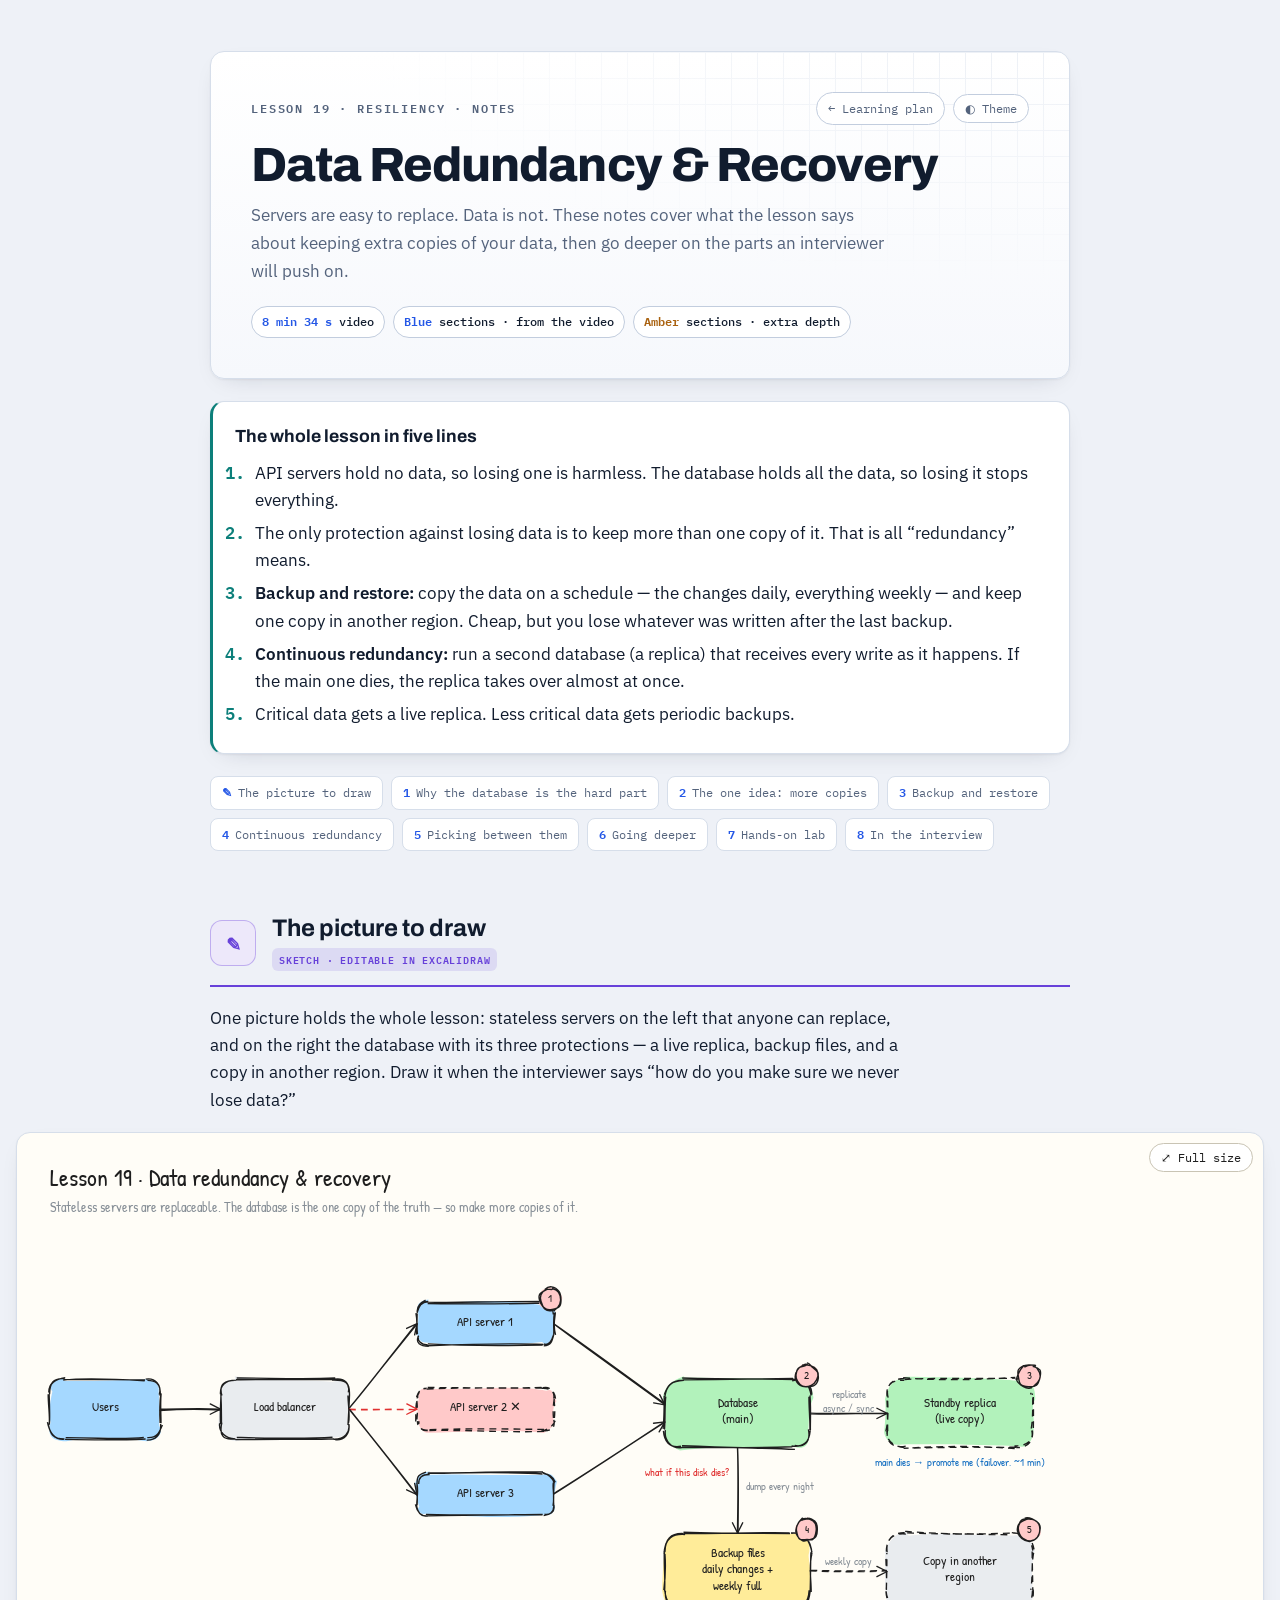
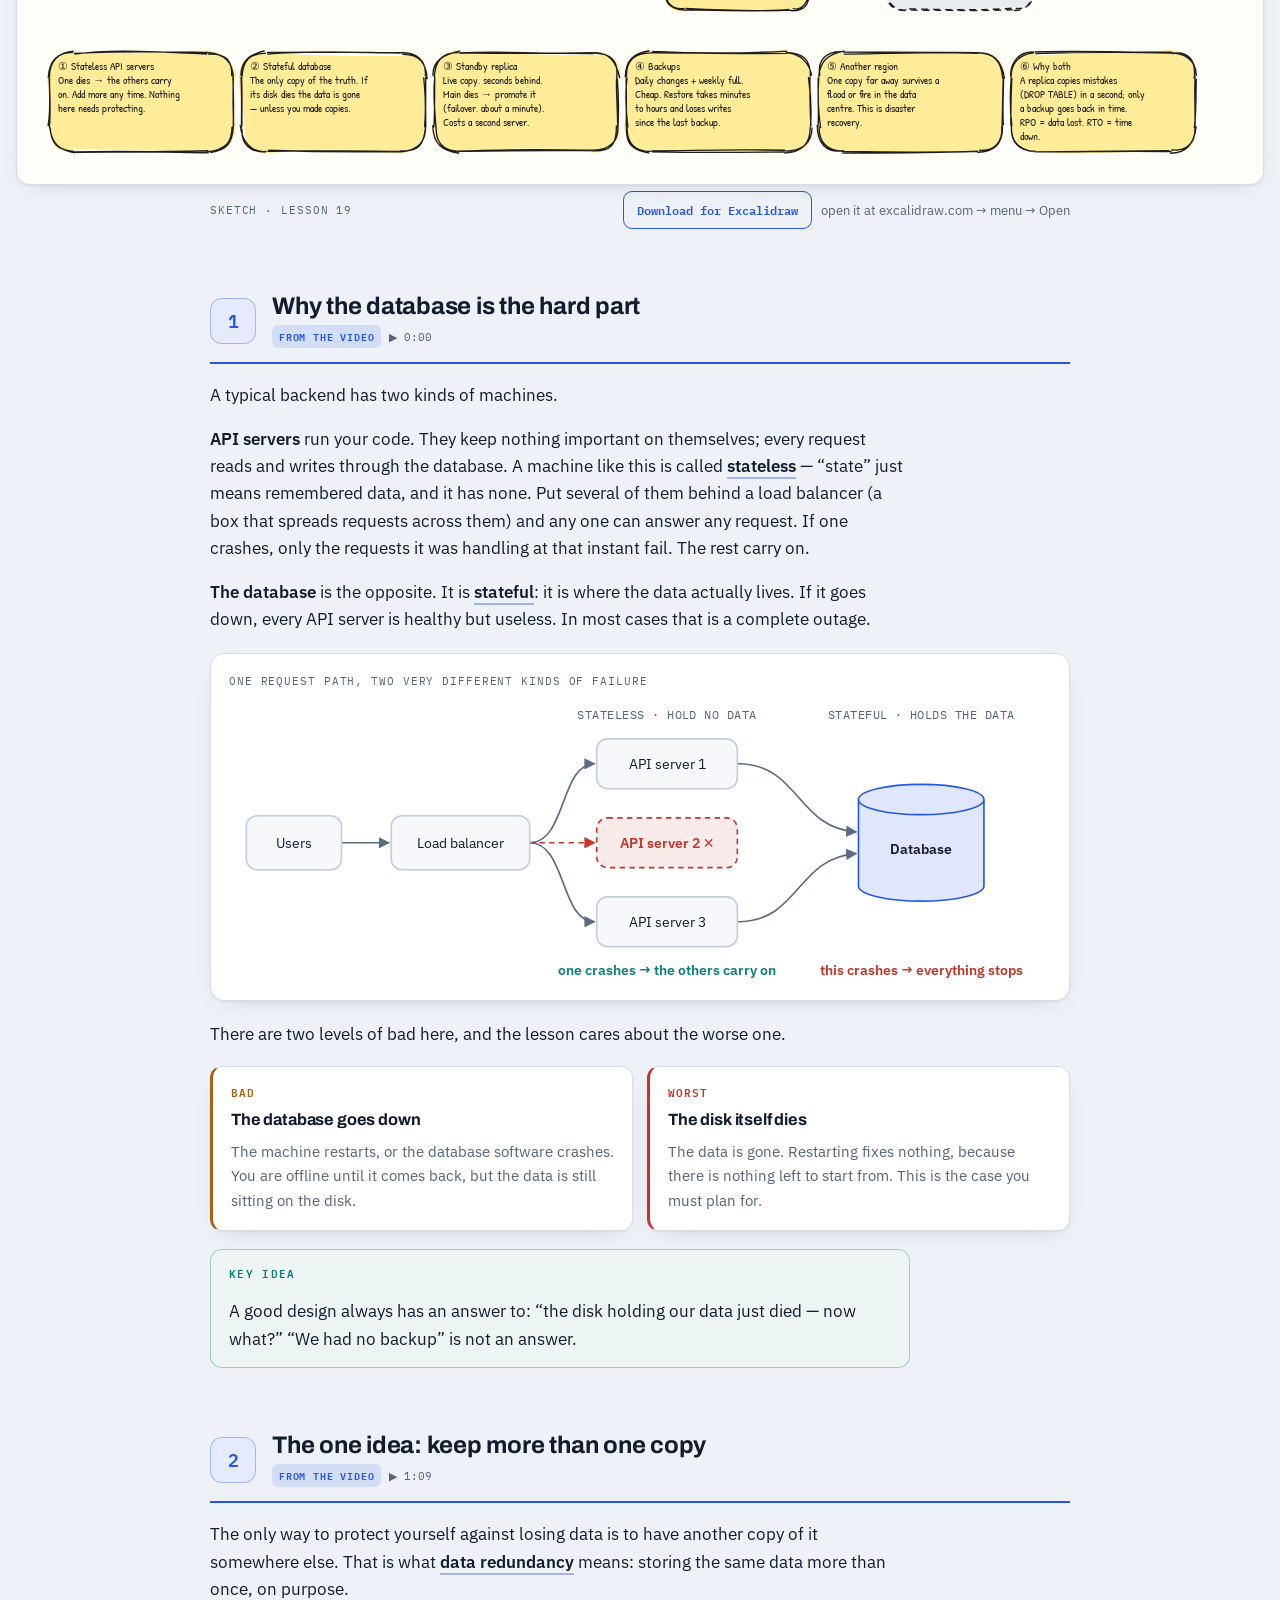
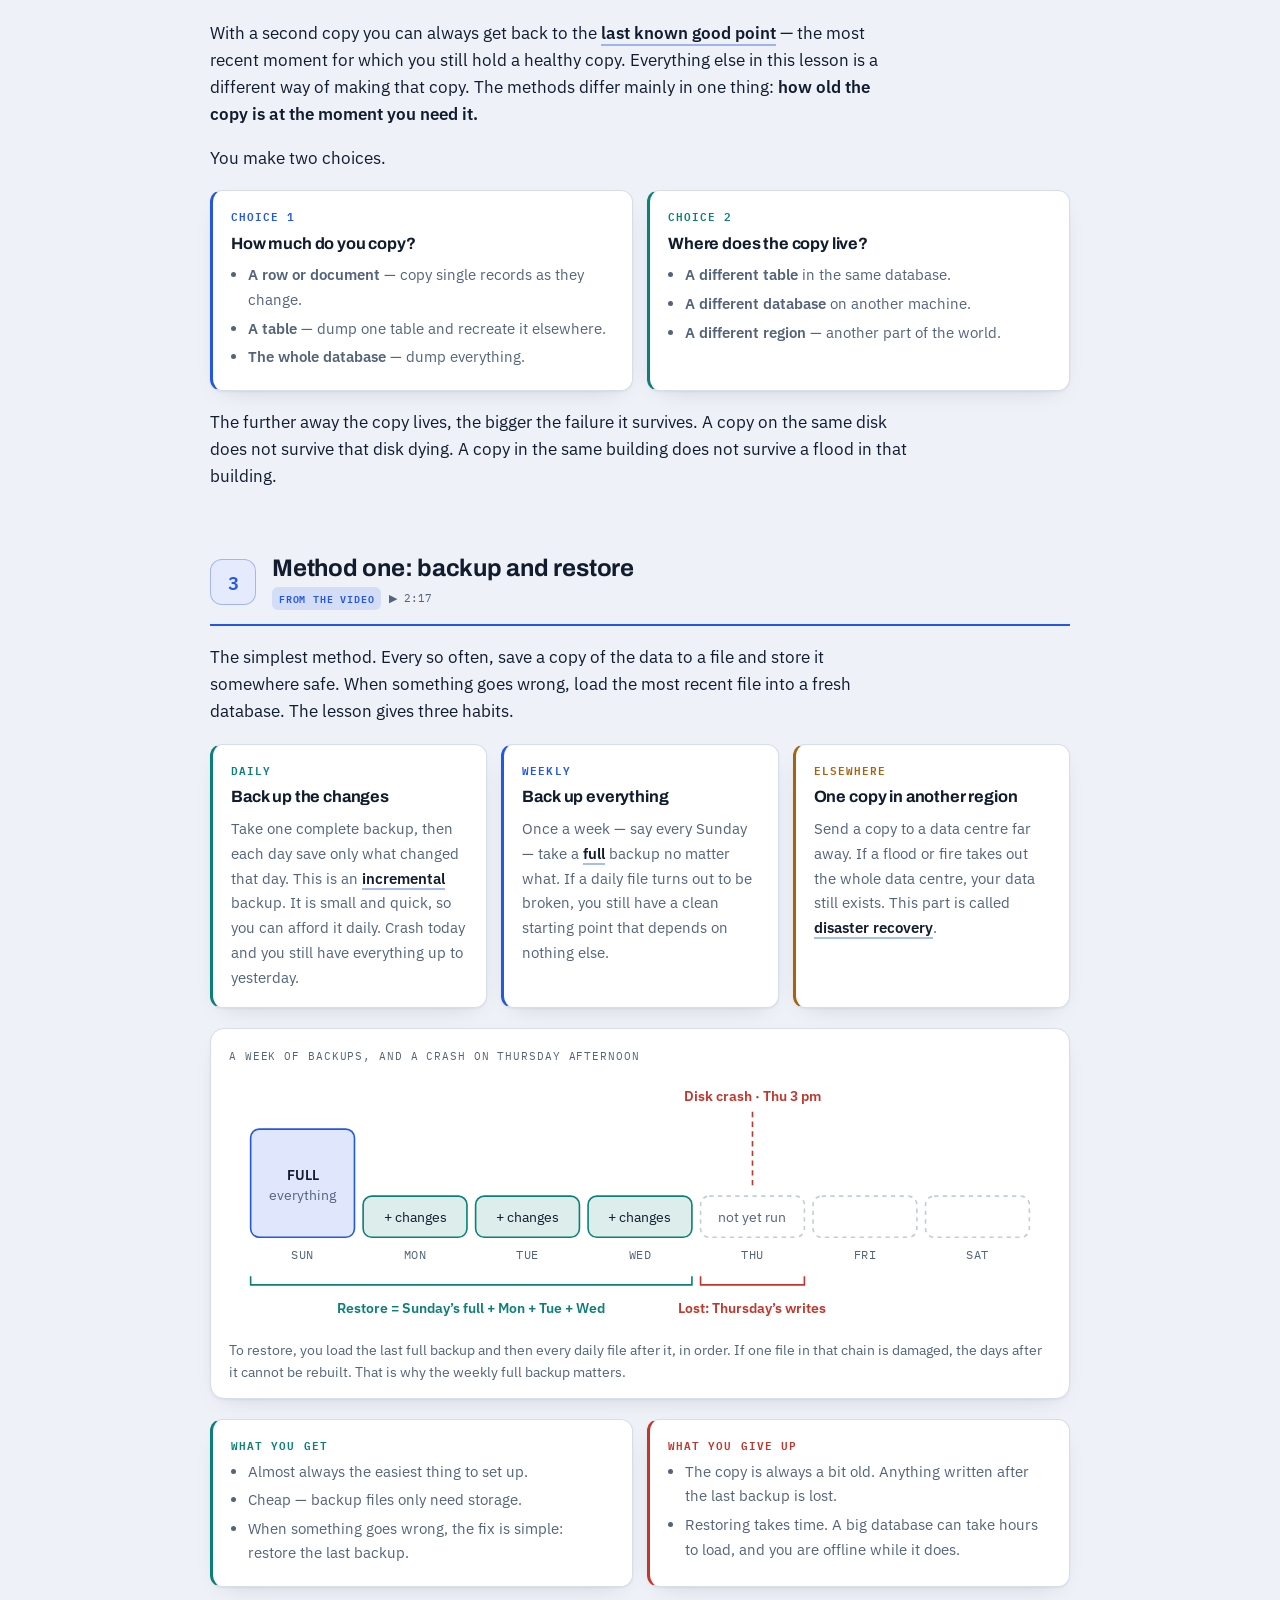
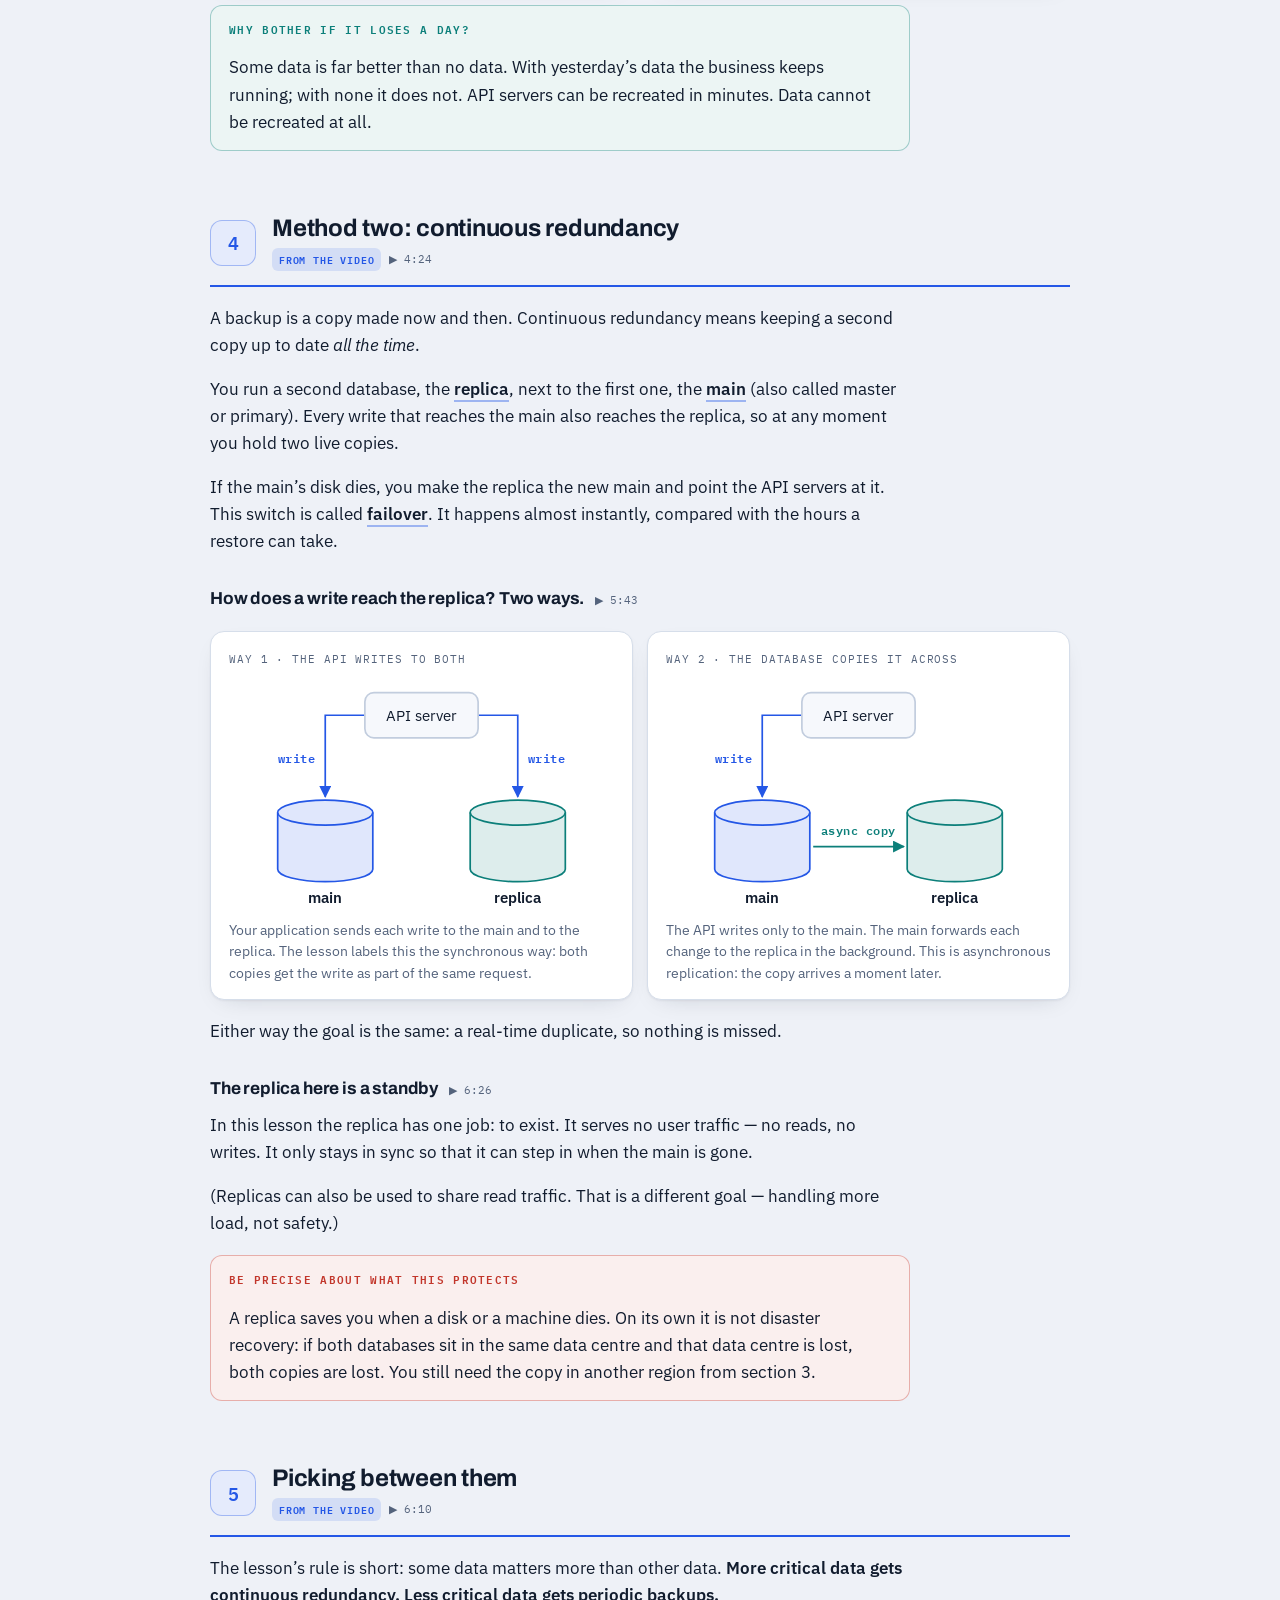
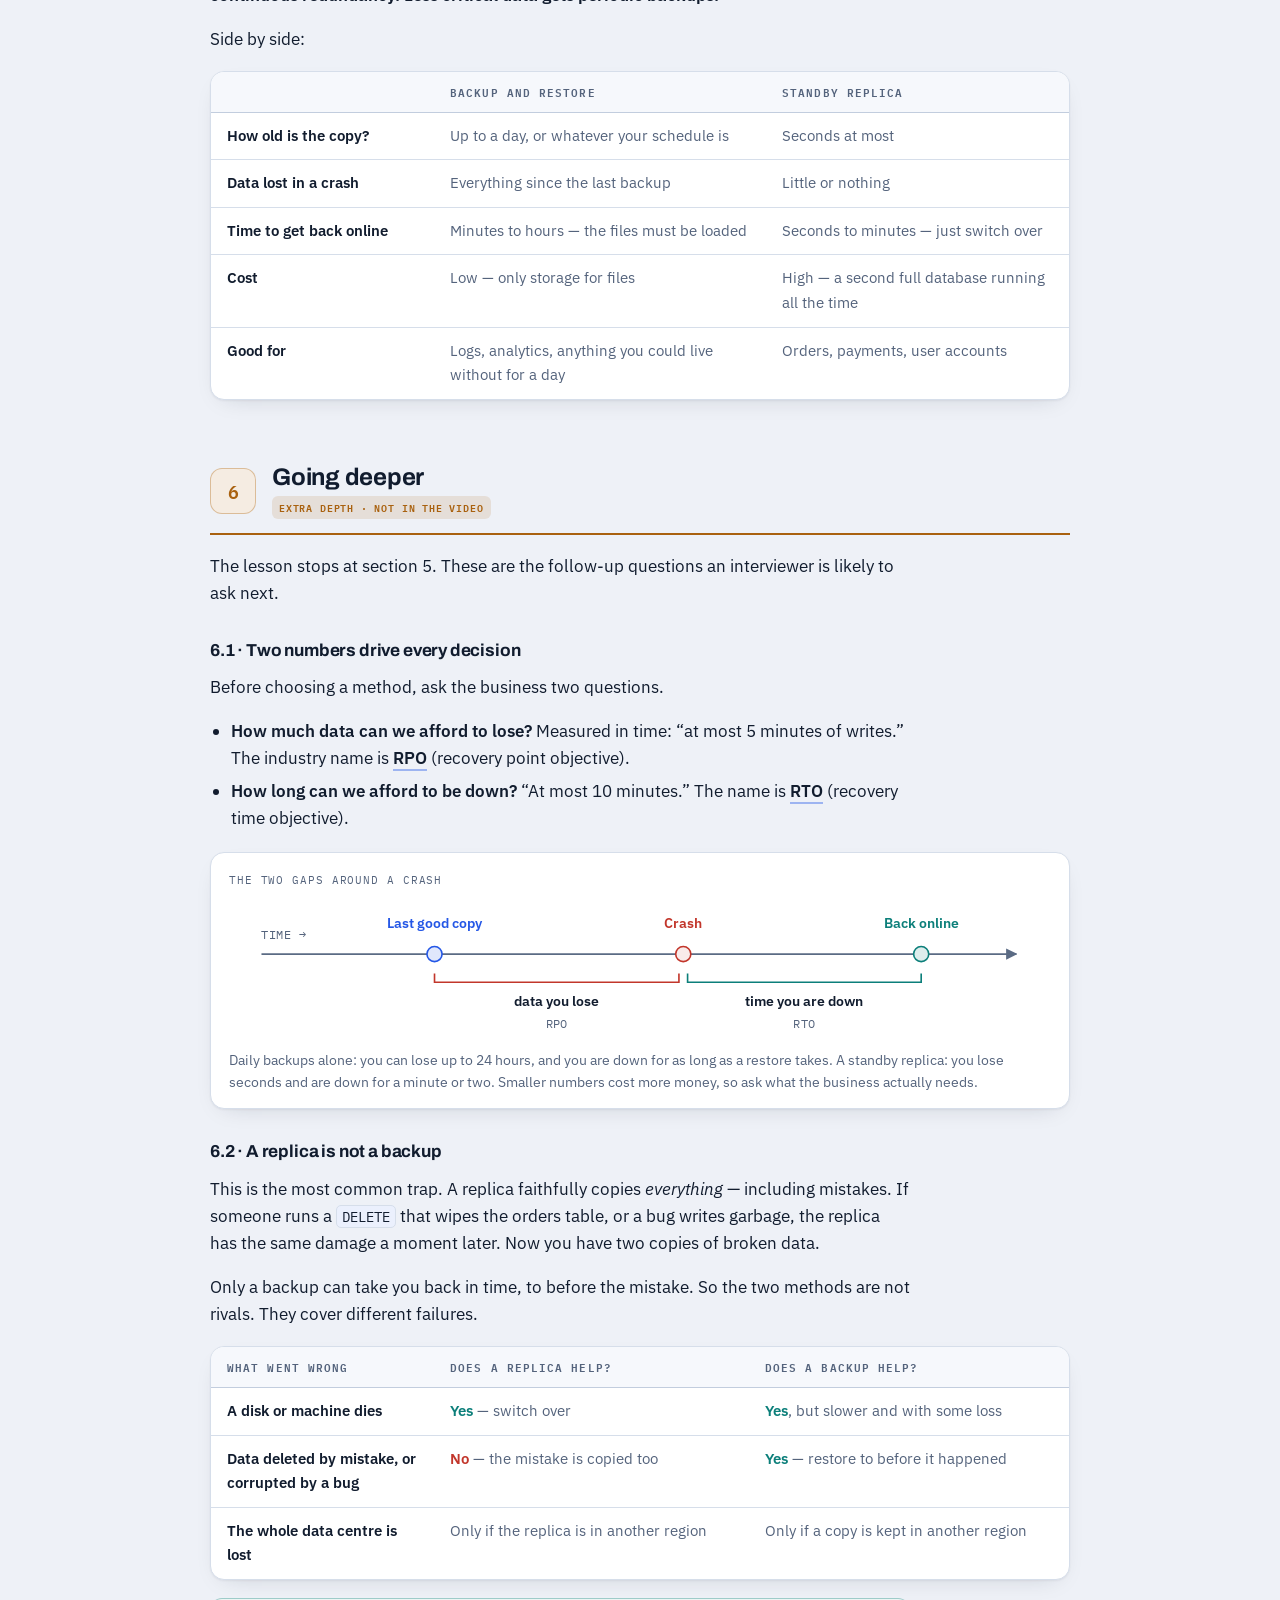
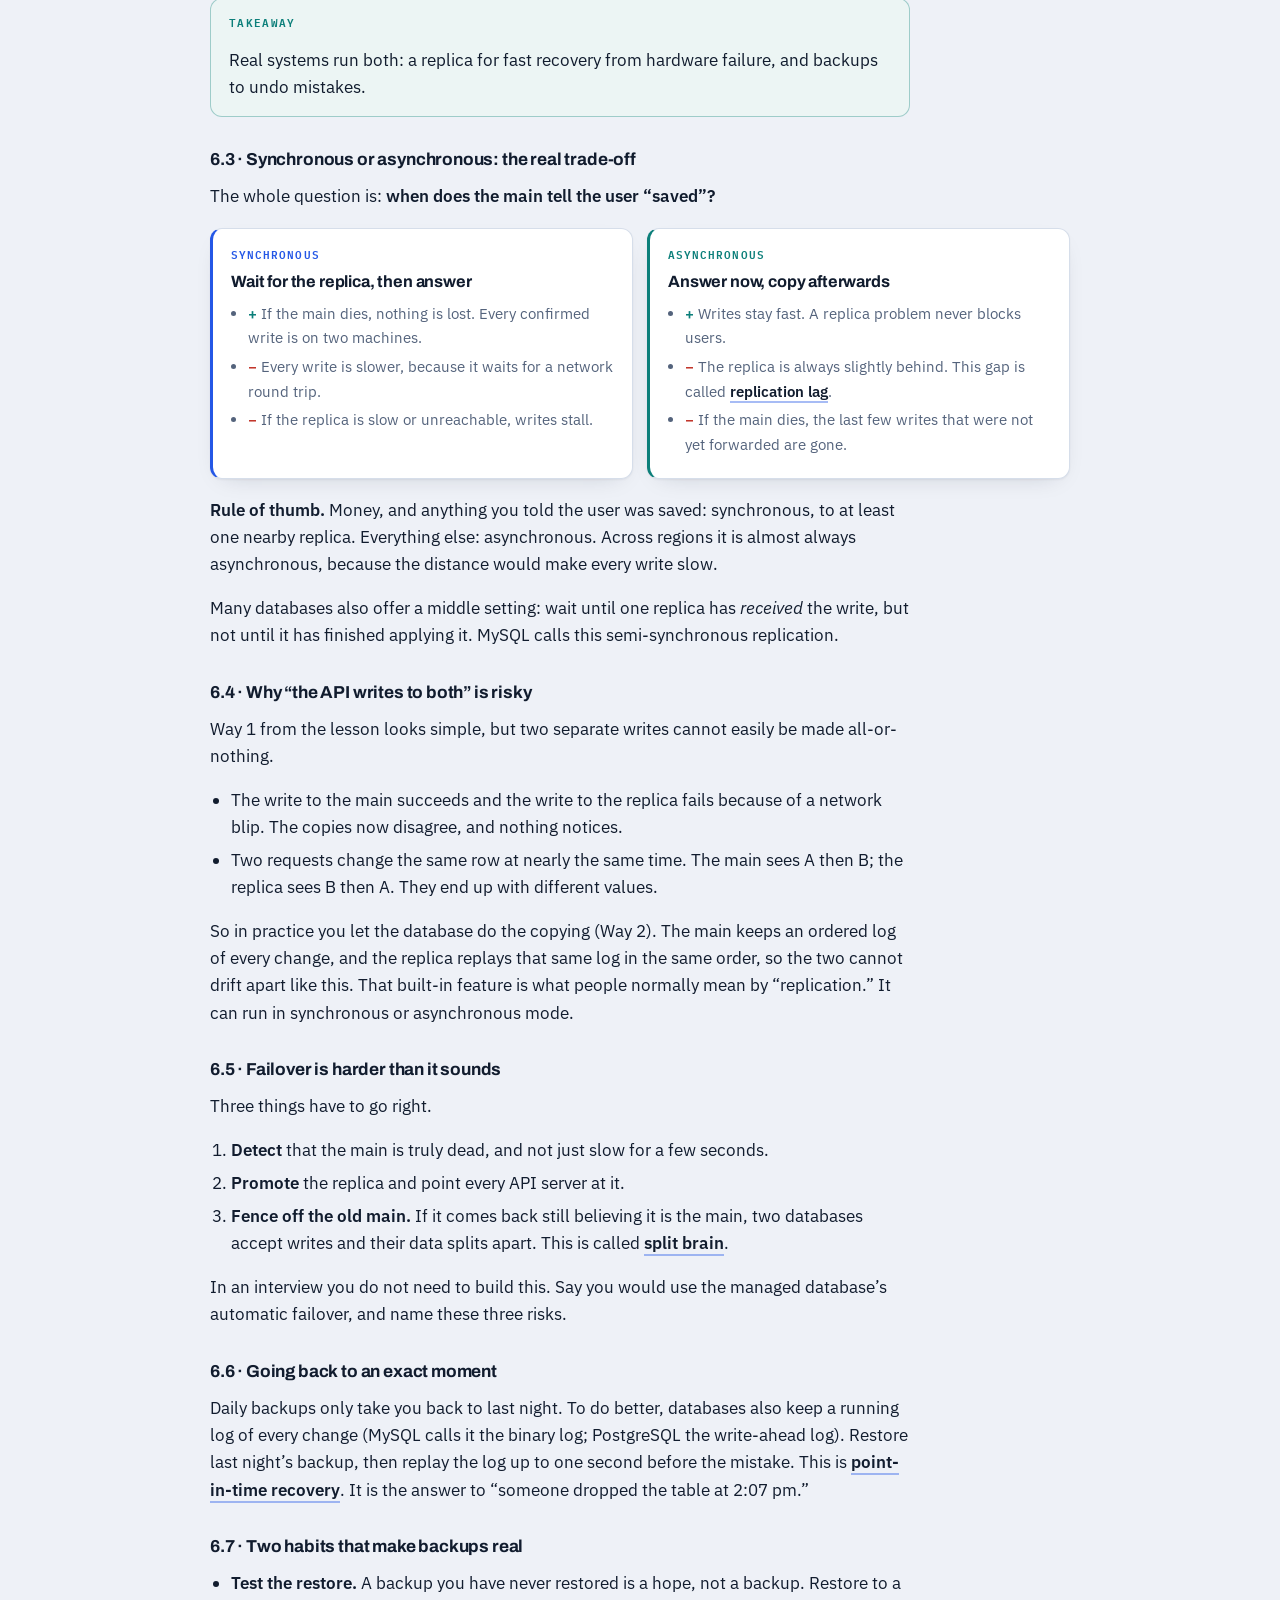
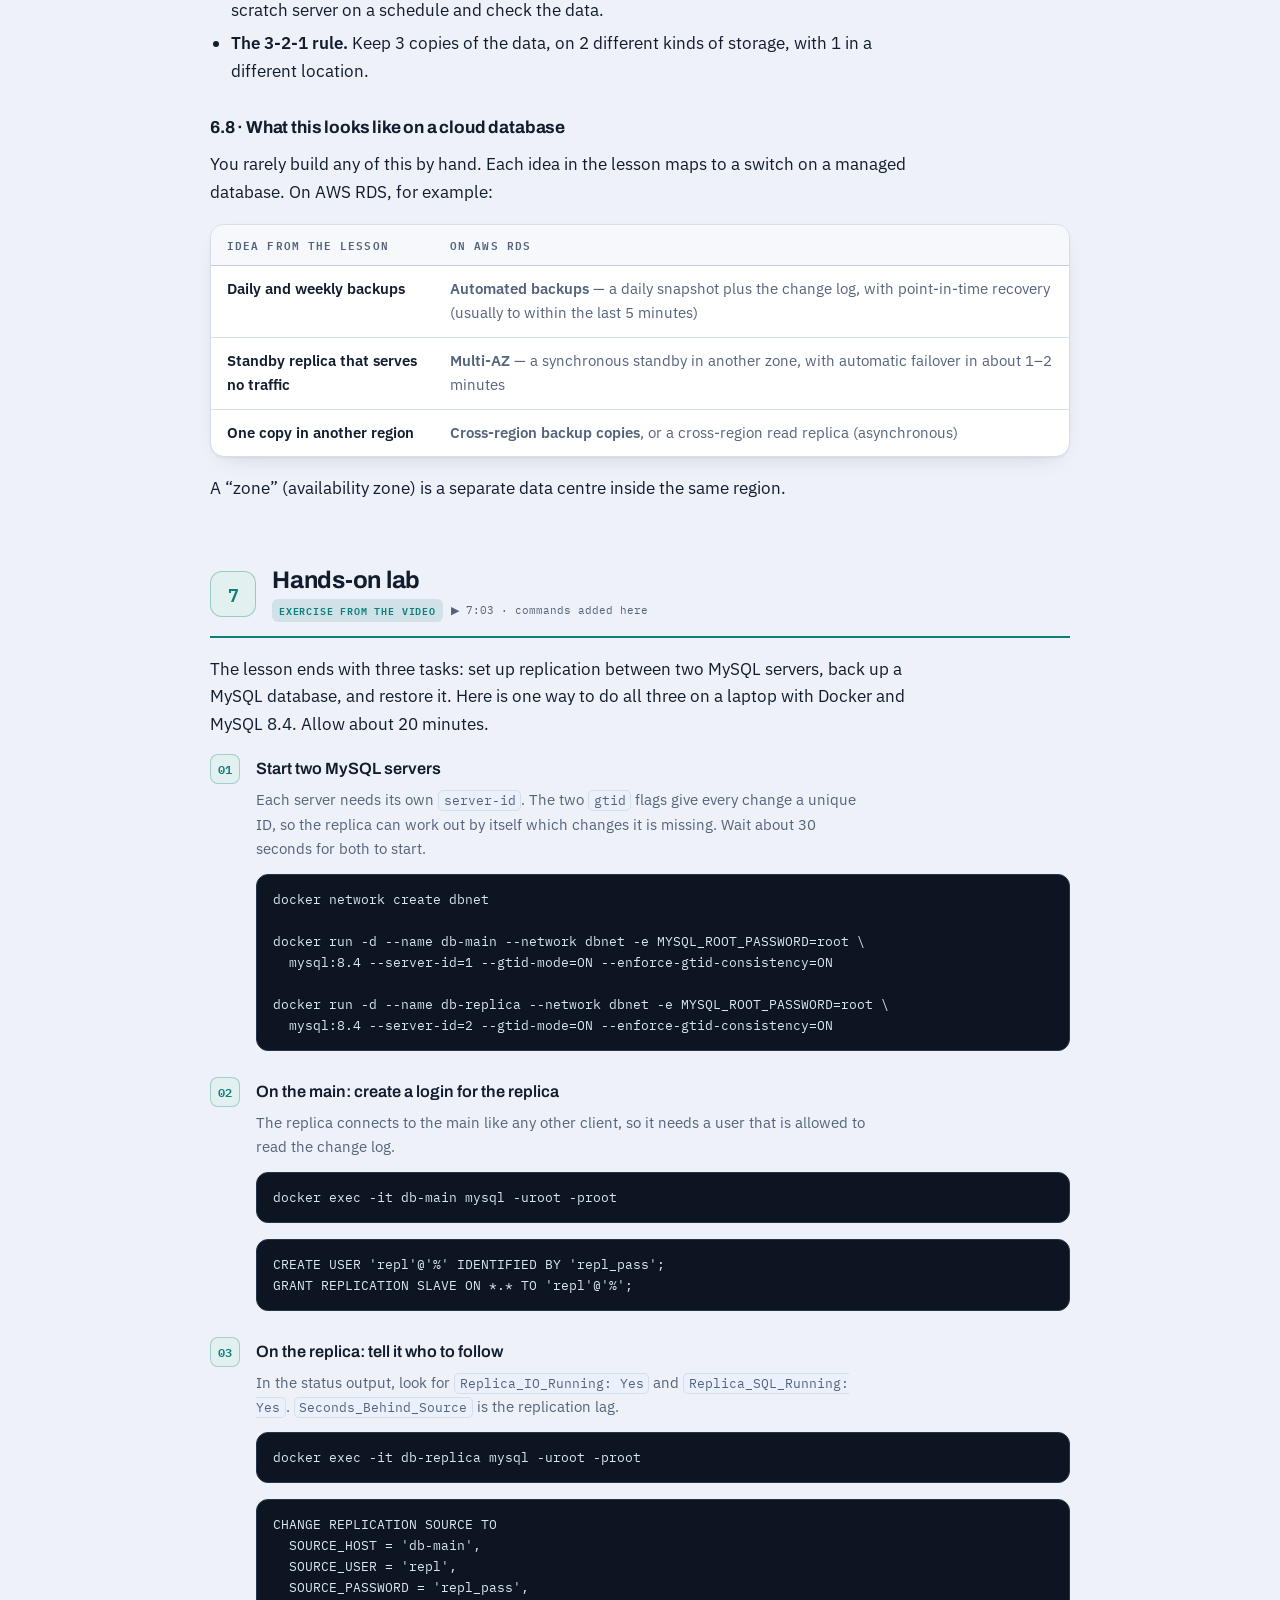
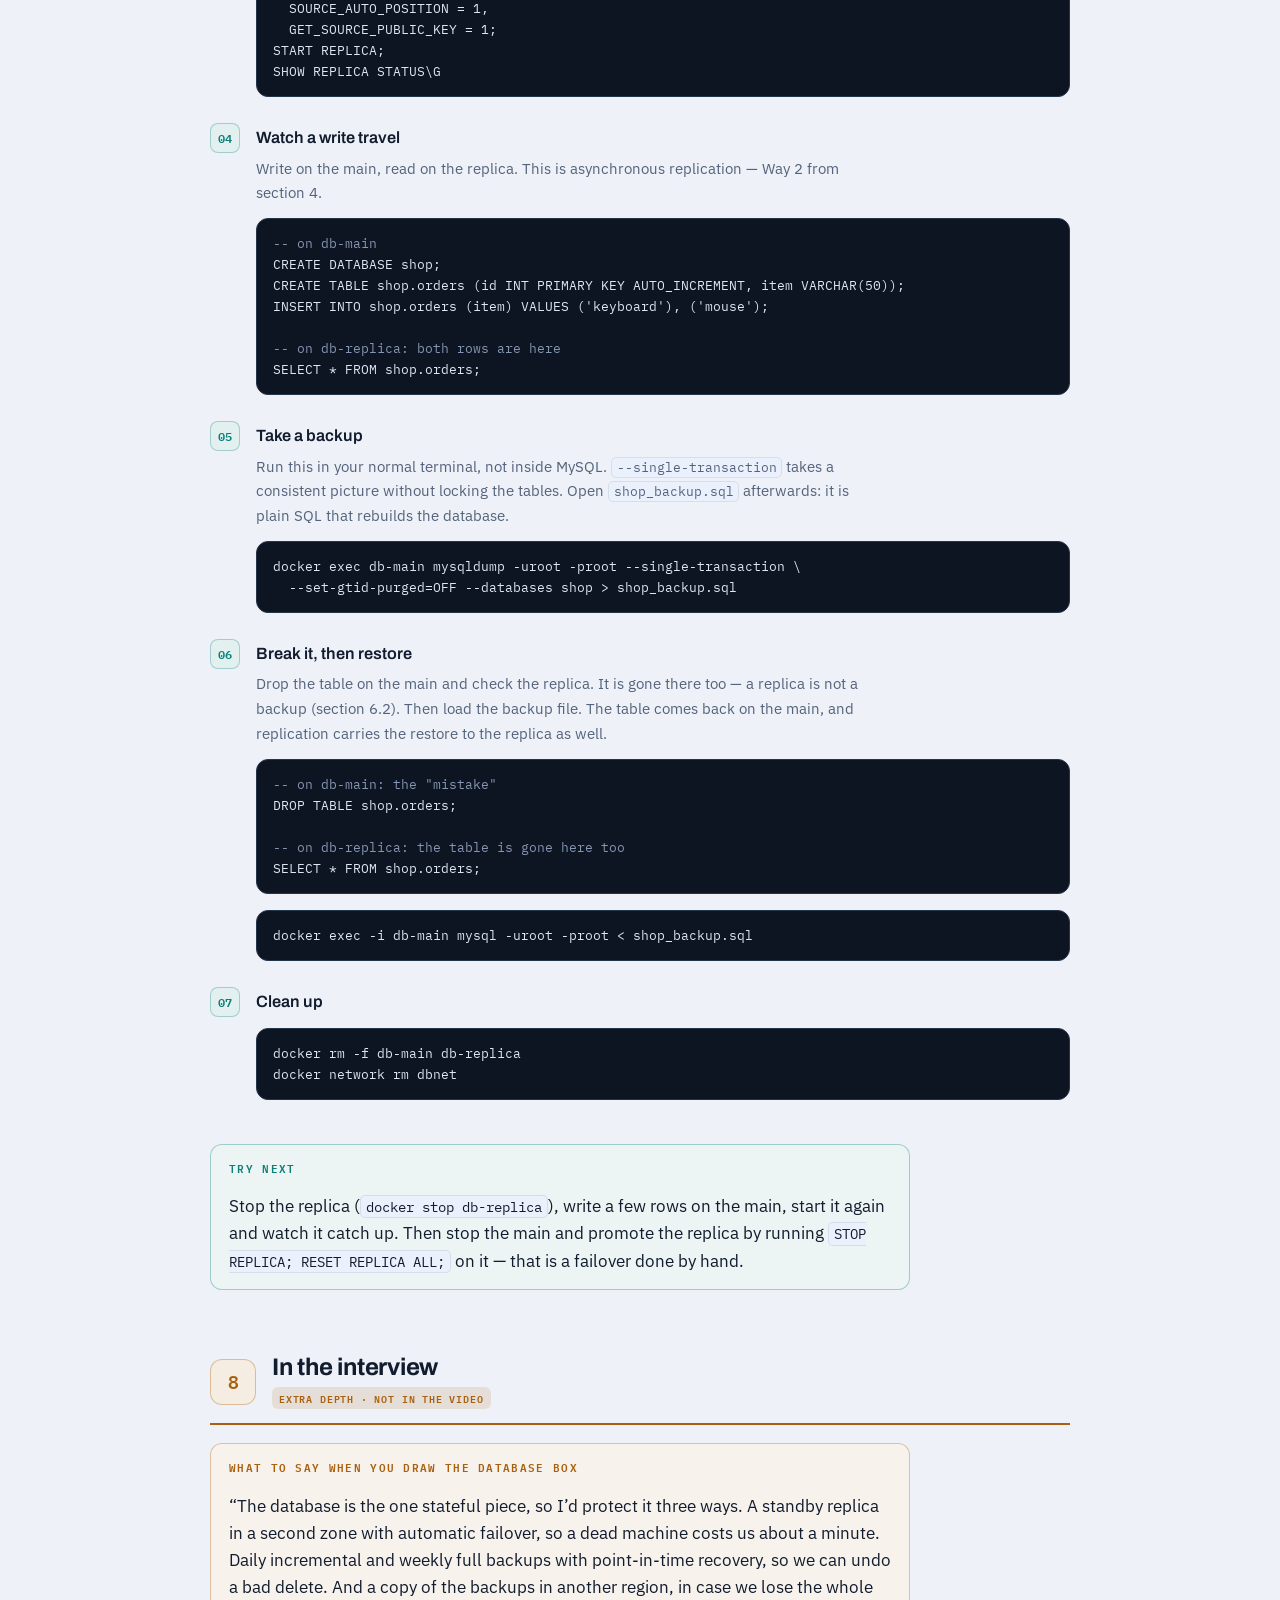
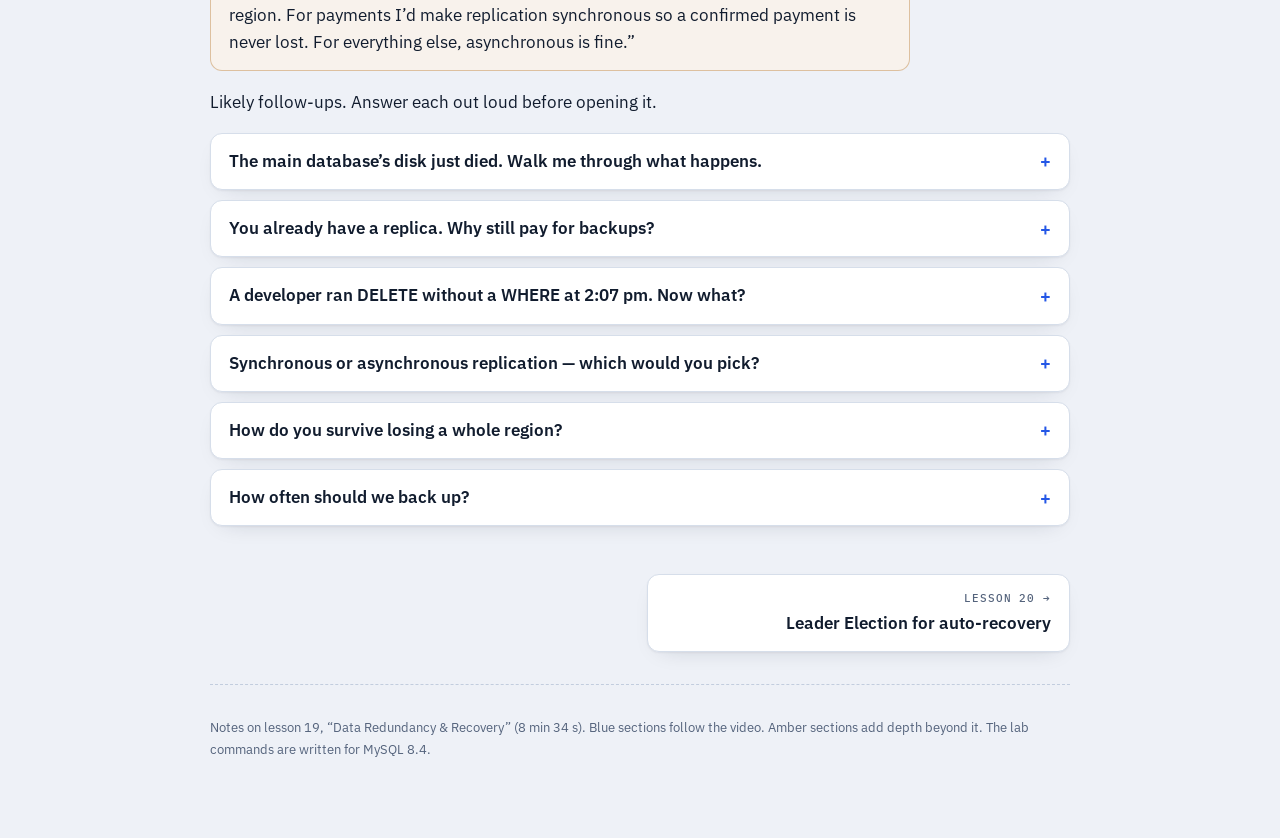
<file: notes/19-data-redundancy-recovery.html>
<!DOCTYPE html>
<html lang="en">
<head>
<meta charset="utf-8">
<meta name="viewport" content="width=device-width, initial-scale=1">
<title>Data Redundancy &amp; Recovery — notes</title>
<link rel="preconnect" href="https://fonts.googleapis.com">
<link rel="preconnect" href="https://fonts.gstatic.com" crossorigin>
<link href="https://fonts.googleapis.com/css2?family=Archivo:wght@600;700;800&family=IBM+Plex+Mono:wght@400;500;600&family=IBM+Plex+Sans:wght@400;500;600&family=Patrick+Hand&display=swap" rel="stylesheet">
<link rel="stylesheet" href="../css/notes.css">
</head>
<body>

<!-- arrowheads shared by every diagram on the page -->
<svg class="dia" width="0" height="0" style="position:absolute" aria-hidden="true" focusable="false">
  <defs>
    <marker id="ah" viewBox="0 0 10 10" refX="9" refY="5" markerWidth="7" markerHeight="7" orient="auto-start-reverse"><path class="head" d="M0 0L10 5L0 10z"/></marker>
    <marker id="ah-teal" viewBox="0 0 10 10" refX="9" refY="5" markerWidth="7" markerHeight="7" orient="auto-start-reverse"><path class="head teal" d="M0 0L10 5L0 10z"/></marker>
    <marker id="ah-red" viewBox="0 0 10 10" refX="9" refY="5" markerWidth="7" markerHeight="7" orient="auto-start-reverse"><path class="head red" d="M0 0L10 5L0 10z"/></marker>
    <marker id="ah-accent" viewBox="0 0 10 10" refX="9" refY="5" markerWidth="7" markerHeight="7" orient="auto-start-reverse"><path class="head accent" d="M0 0L10 5L0 10z"/></marker>
  </defs>
</svg>

<div class="wrap">

  <header class="hero">
    <div class="topbar">
      <p class="eyebrow">Lesson 19 · Resiliency · Notes</p>
      <div class="topbar-right">
        <a class="back" href="../index.html">← Learning plan</a>
        <button class="toggle" id="themeBtn" type="button">◐ Theme</button>
      </div>
    </div>
    <h1>Data Redundancy &amp; Recovery</h1>
    <p class="lede">Servers are easy to replace. Data is not. These notes cover what the lesson says about keeping extra copies of your data, then go deeper on the parts an interviewer will push on.</p>
    <div class="chips">
      <span class="chip"><b>8 min 34 s</b> video</span>
      <span class="chip"><b>Blue</b> sections · from the video</span>
      <span class="chip"><b style="color:var(--amber)">Amber</b> sections · extra depth</span>
    </div>
  </header>

  <div class="tldr">
    <h2>The whole lesson in five lines</h2>
    <ol>
      <li>API servers hold no data, so losing one is harmless. The database holds all the data, so losing it stops everything.</li>
      <li>The only protection against losing data is to keep more than one copy of it. That is all “redundancy” means.</li>
      <li><strong>Backup and restore:</strong> copy the data on a schedule — the changes daily, everything weekly — and keep one copy in another region. Cheap, but you lose whatever was written after the last backup.</li>
      <li><strong>Continuous redundancy:</strong> run a second database (a replica) that receives every write as it happens. If the main one dies, the replica takes over almost at once.</li>
      <li>Critical data gets a live replica. Less critical data gets periodic backups.</li>
    </ol>
  </div>

  <ul class="toc" aria-label="Contents">
    <li><a href="#sketch"><b>✎</b>The picture to draw</a></li>
    <li><a href="#why"><b>1</b>Why the database is the hard part</a></li>
    <li><a href="#copies"><b>2</b>The one idea: more copies</a></li>
    <li><a href="#backup"><b>3</b>Backup and restore</a></li>
    <li><a href="#replica"><b>4</b>Continuous redundancy</a></li>
    <li><a href="#pick"><b>5</b>Picking between them</a></li>
    <li><a href="#deeper"><b>6</b>Going deeper</a></li>
    <li><a href="#lab"><b>7</b>Hands-on lab</a></li>
    <li><a href="#interview"><b>8</b>In the interview</a></li>
  </ul>

  <section id="sketch" class="sketch-sec">
    <div class="sec-head">
      <span class="sec-num">✎</span>
      <div>
        <h2>The picture to draw</h2>
        <div class="sec-meta"><span class="badge">Sketch · editable in Excalidraw</span></div>
      </div>
    </div>
    <div class="prose">
      <p>One picture holds the whole lesson: stateless servers on the left that anyone can replace, and on the right the database with its three protections — a live replica, backup files, and a copy in another region. Draw it when the interviewer says “how do you make sure we never lose data?”</p>
    </div>
    <div class="paper"><button class="zoom-btn" type="button" data-zoom>⤢ Full size</button><div class="paper-scroll"><svg class="sketch" data-sketch="sk" role="img" aria-label="Users reach API servers through a load balancer. The servers write to a main database, which replicates to a standby replica and is dumped nightly to backup files; backups are copied weekly to another region. Notes explain each part."></svg></div></div>
    <p class="paper-foot"><span class="cap">Sketch · lesson 19</span><span><a class="btn ghost" href="../diagrams/19-data-redundancy-recovery.excalidraw" download>Download for Excalidraw</a> &nbsp; open it at excalidraw.com → menu → Open</span></p>
    <script type="application/json" id="sk" data-sketch-src="diagrams/19-data-redundancy-recovery.excalidraw">{"elements":[{"id":"ea4f12ce","type":"text","x":0,"y":0,"width":585.2,"height":35.0,"angle":0,"strokeColor":"#1e1e1e","backgroundColor":"transparent","fillStyle":"solid","strokeWidth":2,"strokeStyle":"solid","roughness":1,"opacity":100,"groupIds":[],"frameId":null,"roundness":null,"seed":473439233,"version":1,"versionNonce":219380805,"isDeleted":false,"boundElements":[],"updated":1791906203453,"link":null,"locked":false,"text":"Lesson 19 · Data redundancy & recovery","originalText":"Lesson 19 · Data redundancy & recovery","fontSize":28,"fontFamily":5,"textAlign":"left","verticalAlign":"top","containerId":null,"lineHeight":1.25,"autoResize":true},{"id":"e1d0948bf","type":"text","x":0,"y":42,"width":924.0000000000001,"height":20.0,"angle":0,"strokeColor":"#868e96","backgroundColor":"transparent","fillStyle":"solid","strokeWidth":2,"strokeStyle":"solid","roughness":1,"opacity":100,"groupIds":[],"frameId":null,"roundness":null,"seed":1009489084,"version":1,"versionNonce":422423279,"isDeleted":false,"boundElements":[],"updated":1791906203453,"link":null,"locked":false,"text":"Stateless servers are replaceable. The database is the one copy of the truth — so make more copies of it.","originalText":"Stateless servers are replaceable. The database is the one copy of the truth — so make more copies of it.","fontSize":16,"fontFamily":5,"textAlign":"left","verticalAlign":"top","containerId":null,"lineHeight":1.25,"autoResize":true},{"id":"e2b3afb57","type":"rectangle","x":0,"y":250,"width":130,"height":70,"angle":0,"strokeColor":"#1e1e1e","backgroundColor":"#a5d8ff","fillStyle":"solid","strokeWidth":2,"strokeStyle":"solid","roughness":1,"opacity":100,"groupIds":["users"],"frameId":null,"roundness":{"type":3},"seed":438888458,"version":1,"versionNonce":1036490075,"isDeleted":false,"boundElements":[],"updated":1791906203453,"link":null,"locked":false},{"id":"e4fe16851","type":"text","x":44.375,"y":275.625,"width":41.25,"height":18.75,"angle":0,"strokeColor":"#1e1e1e","backgroundColor":"transparent","fillStyle":"solid","strokeWidth":2,"strokeStyle":"solid","roughness":1,"opacity":100,"groupIds":["users"],"frameId":null,"roundness":null,"seed":2115806099,"version":1,"versionNonce":1933397435,"isDeleted":false,"boundElements":[],"updated":1791906203453,"link":null,"locked":false,"text":"Users","originalText":"Users","fontSize":15,"fontFamily":5,"textAlign":"center","verticalAlign":"top","containerId":null,"lineHeight":1.25,"autoResize":true},{"id":"e4e1d11e7","type":"rectangle","x":200,"y":250,"width":150,"height":70,"angle":0,"strokeColor":"#1e1e1e","backgroundColor":"#e9ecef","fillStyle":"solid","strokeWidth":2,"strokeStyle":"solid","roughness":1,"opacity":100,"groupIds":["lb"],"frameId":null,"roundness":{"type":3},"seed":1804821558,"version":1,"versionNonce":4098075,"isDeleted":false,"boundElements":[],"updated":1791906203453,"link":null,"locked":false},{"id":"e3d5f629d","type":"text","x":221.375,"y":275.625,"width":107.25000000000001,"height":18.75,"angle":0,"strokeColor":"#1e1e1e","backgroundColor":"transparent","fillStyle":"solid","strokeWidth":2,"strokeStyle":"solid","roughness":1,"opacity":100,"groupIds":["lb"],"frameId":null,"roundness":null,"seed":1952490402,"version":1,"versionNonce":1402259677,"isDeleted":false,"boundElements":[],"updated":1791906203453,"link":null,"locked":false,"text":"Load balancer","originalText":"Load balancer","fontSize":15,"fontFamily":5,"textAlign":"center","verticalAlign":"top","containerId":null,"lineHeight":1.25,"autoResize":true},{"id":"e2c086b08","type":"rectangle","x":430,"y":160,"width":160,"height":50,"angle":0,"strokeColor":"#1e1e1e","backgroundColor":"#a5d8ff","fillStyle":"solid","strokeWidth":2,"strokeStyle":"solid","roughness":1,"opacity":100,"groupIds":["api1"],"frameId":null,"roundness":{"type":3},"seed":1717221869,"version":1,"versionNonce":1381117824,"isDeleted":false,"boundElements":[],"updated":1791906203453,"link":null,"locked":false},{"id":"eada0576","type":"text","x":460.5,"y":175.625,"width":99.00000000000001,"height":18.75,"angle":0,"strokeColor":"#1e1e1e","backgroundColor":"transparent","fillStyle":"solid","strokeWidth":2,"strokeStyle":"solid","roughness":1,"opacity":100,"groupIds":["api1"],"frameId":null,"roundness":null,"seed":1792394663,"version":1,"versionNonce":1418596893,"isDeleted":false,"boundElements":[],"updated":1791906203453,"link":null,"locked":false,"text":"API server 1","originalText":"API server 1","fontSize":15,"fontFamily":5,"textAlign":"center","verticalAlign":"top","containerId":null,"lineHeight":1.25,"autoResize":true},{"id":"ef590085","type":"rectangle","x":430,"y":260,"width":160,"height":50,"angle":0,"strokeColor":"#1e1e1e","backgroundColor":"#ffc9c9","fillStyle":"solid","strokeWidth":2,"strokeStyle":"dashed","roughness":1,"opacity":100,"groupIds":["api2"],"frameId":null,"roundness":{"type":3},"seed":1953731525,"version":1,"versionNonce":834374148,"isDeleted":false,"boundElements":[],"updated":1791906203453,"link":null,"locked":false},{"id":"e64228039","type":"text","x":452.25,"y":275.625,"width":115.50000000000001,"height":18.75,"angle":0,"strokeColor":"#1e1e1e","backgroundColor":"transparent","fillStyle":"solid","strokeWidth":2,"strokeStyle":"solid","roughness":1,"opacity":100,"groupIds":["api2"],"frameId":null,"roundness":null,"seed":1527919545,"version":1,"versionNonce":1610914378,"isDeleted":false,"boundElements":[],"updated":1791906203453,"link":null,"locked":false,"text":"API server 2 ✕","originalText":"API server 2 ✕","fontSize":15,"fontFamily":5,"textAlign":"center","verticalAlign":"top","containerId":null,"lineHeight":1.25,"autoResize":true},{"id":"e19834c51","type":"rectangle","x":430,"y":360,"width":160,"height":50,"angle":0,"strokeColor":"#1e1e1e","backgroundColor":"#a5d8ff","fillStyle":"solid","strokeWidth":2,"strokeStyle":"solid","roughness":1,"opacity":100,"groupIds":["api3"],"frameId":null,"roundness":{"type":3},"seed":1026567497,"version":1,"versionNonce":1909136608,"isDeleted":false,"boundElements":[],"updated":1791906203453,"link":null,"locked":false},{"id":"e16d9ccc0","type":"text","x":460.5,"y":375.625,"width":99.00000000000001,"height":18.75,"angle":0,"strokeColor":"#1e1e1e","backgroundColor":"transparent","fillStyle":"solid","strokeWidth":2,"strokeStyle":"solid","roughness":1,"opacity":100,"groupIds":["api3"],"frameId":null,"roundness":null,"seed":931846999,"version":1,"versionNonce":1694655440,"isDeleted":false,"boundElements":[],"updated":1791906203453,"link":null,"locked":false,"text":"API server 3","originalText":"API server 3","fontSize":15,"fontFamily":5,"textAlign":"center","verticalAlign":"top","containerId":null,"lineHeight":1.25,"autoResize":true},{"id":"e51634723","type":"rectangle","x":720,"y":250,"width":170,"height":80,"angle":0,"strokeColor":"#1e1e1e","backgroundColor":"#b2f2bb","fillStyle":"solid","strokeWidth":2,"strokeStyle":"solid","roughness":1,"opacity":100,"groupIds":["db"],"frameId":null,"roundness":{"type":3},"seed":714075261,"version":1,"versionNonce":186293890,"isDeleted":false,"boundElements":[],"updated":1791906203453,"link":null,"locked":false},{"id":"e668162f1","type":"text","x":772.0,"y":271.25,"width":66.0,"height":37.5,"angle":0,"strokeColor":"#1e1e1e","backgroundColor":"transparent","fillStyle":"solid","strokeWidth":2,"strokeStyle":"solid","roughness":1,"opacity":100,"groupIds":["db"],"frameId":null,"roundness":null,"seed":2031874606,"version":1,"versionNonce":2086618137,"isDeleted":false,"boundElements":[],"updated":1791906203453,"link":null,"locked":false,"text":"Database\n(main)","originalText":"Database\n(main)","fontSize":15,"fontFamily":5,"textAlign":"center","verticalAlign":"top","containerId":null,"lineHeight":1.25,"autoResize":true},{"id":"e5c64c0be","type":"rectangle","x":980,"y":250,"width":170,"height":80,"angle":0,"strokeColor":"#1e1e1e","backgroundColor":"#b2f2bb","fillStyle":"solid","strokeWidth":2,"strokeStyle":"dashed","roughness":1,"opacity":100,"groupIds":["rep"],"frameId":null,"roundness":{"type":3},"seed":850056704,"version":1,"versionNonce":994629688,"isDeleted":false,"boundElements":[],"updated":1791906203453,"link":null,"locked":false},{"id":"e3360a4a8","type":"text","x":1003.125,"y":271.25,"width":123.75000000000001,"height":37.5,"angle":0,"strokeColor":"#1e1e1e","backgroundColor":"transparent","fillStyle":"solid","strokeWidth":2,"strokeStyle":"solid","roughness":1,"opacity":100,"groupIds":["rep"],"frameId":null,"roundness":null,"seed":1596337780,"version":1,"versionNonce":2033231095,"isDeleted":false,"boundElements":[],"updated":1791906203453,"link":null,"locked":false,"text":"Standby replica\n(live copy)","originalText":"Standby replica\n(live copy)","fontSize":15,"fontFamily":5,"textAlign":"center","verticalAlign":"top","containerId":null,"lineHeight":1.25,"autoResize":true},{"id":"eadea248","type":"rectangle","x":720,"y":430,"width":170,"height":90,"angle":0,"strokeColor":"#1e1e1e","backgroundColor":"#ffec99","fillStyle":"solid","strokeWidth":2,"strokeStyle":"solid","roughness":1,"opacity":100,"groupIds":["bak"],"frameId":null,"roundness":{"type":3},"seed":1556493282,"version":1,"versionNonce":341140777,"isDeleted":false,"boundElements":[],"updated":1791906203453,"link":null,"locked":false},{"id":"e15c2ae10","type":"text","x":743.125,"y":446.875,"width":123.75000000000001,"height":56.25,"angle":0,"strokeColor":"#1e1e1e","backgroundColor":"transparent","fillStyle":"solid","strokeWidth":2,"strokeStyle":"solid","roughness":1,"opacity":100,"groupIds":["bak"],"frameId":null,"roundness":null,"seed":2132692552,"version":1,"versionNonce":272812827,"isDeleted":false,"boundElements":[],"updated":1791906203453,"link":null,"locked":false,"text":"Backup files\ndaily changes +\nweekly full","originalText":"Backup files\ndaily changes +\nweekly full","fontSize":15,"fontFamily":5,"textAlign":"center","verticalAlign":"top","containerId":null,"lineHeight":1.25,"autoResize":true},{"id":"e386b885","type":"rectangle","x":980,"y":430,"width":170,"height":90,"angle":0,"strokeColor":"#1e1e1e","backgroundColor":"#e9ecef","fillStyle":"solid","strokeWidth":2,"strokeStyle":"dashed","roughness":1,"opacity":100,"groupIds":["reg"],"frameId":null,"roundness":{"type":3},"seed":324593663,"version":1,"versionNonce":1268759748,"isDeleted":false,"boundElements":[],"updated":1791906203453,"link":null,"locked":false},{"id":"e73d23185","type":"text","x":1003.125,"y":456.25,"width":123.75000000000001,"height":37.5,"angle":0,"strokeColor":"#1e1e1e","backgroundColor":"transparent","fillStyle":"solid","strokeWidth":2,"strokeStyle":"solid","roughness":1,"opacity":100,"groupIds":["reg"],"frameId":null,"roundness":null,"seed":999339856,"version":1,"versionNonce":1731949819,"isDeleted":false,"boundElements":[],"updated":1791906203453,"link":null,"locked":false,"text":"Copy in another\nregion","originalText":"Copy in another\nregion","fontSize":15,"fontFamily":5,"textAlign":"center","verticalAlign":"top","containerId":null,"lineHeight":1.25,"autoResize":true},{"id":"e53f3294e","type":"arrow","x":130,"y":285,"width":70,"height":0,"angle":0,"strokeColor":"#1e1e1e","backgroundColor":"transparent","fillStyle":"solid","strokeWidth":2,"strokeStyle":"solid","roughness":1,"opacity":100,"groupIds":[],"frameId":null,"roundness":{"type":2},"seed":313906941,"version":1,"versionNonce":1313343736,"isDeleted":false,"boundElements":[],"updated":1791906203453,"link":null,"locked":false,"points":[[0,0],[70,0]],"lastCommittedPoint":null,"startBinding":null,"endBinding":null,"startArrowhead":null,"endArrowhead":"arrow","elbowed":false},{"id":"e69cb186c","type":"arrow","x":350,"y":285,"width":80,"height":100,"angle":0,"strokeColor":"#1e1e1e","backgroundColor":"transparent","fillStyle":"solid","strokeWidth":2,"strokeStyle":"solid","roughness":1,"opacity":100,"groupIds":[],"frameId":null,"roundness":{"type":2},"seed":1279621630,"version":1,"versionNonce":2105190988,"isDeleted":false,"boundElements":[],"updated":1791906203453,"link":null,"locked":false,"points":[[0,0],[80,-100]],"lastCommittedPoint":null,"startBinding":null,"endBinding":null,"startArrowhead":null,"endArrowhead":"arrow","elbowed":false},{"id":"e3cb7ba57","type":"arrow","x":350,"y":285,"width":80,"height":0,"angle":0,"strokeColor":"#e03131","backgroundColor":"transparent","fillStyle":"solid","strokeWidth":2,"strokeStyle":"dashed","roughness":1,"opacity":100,"groupIds":[],"frameId":null,"roundness":{"type":2},"seed":1411472909,"version":1,"versionNonce":2013196150,"isDeleted":false,"boundElements":[],"updated":1791906203453,"link":null,"locked":false,"points":[[0,0],[80,0]],"lastCommittedPoint":null,"startBinding":null,"endBinding":null,"startArrowhead":null,"endArrowhead":"arrow","elbowed":false},{"id":"e2cda274a","type":"arrow","x":350,"y":285,"width":80,"height":100,"angle":0,"strokeColor":"#1e1e1e","backgroundColor":"transparent","fillStyle":"solid","strokeWidth":2,"strokeStyle":"solid","roughness":1,"opacity":100,"groupIds":[],"frameId":null,"roundness":{"type":2},"seed":334819384,"version":1,"versionNonce":1178238480,"isDeleted":false,"boundElements":[],"updated":1791906203453,"link":null,"locked":false,"points":[[0,0],[80,100]],"lastCommittedPoint":null,"startBinding":null,"endBinding":null,"startArrowhead":null,"endArrowhead":"arrow","elbowed":false},{"id":"e462e38b0","type":"arrow","x":590,"y":185,"width":130,"height":95,"angle":0,"strokeColor":"#1e1e1e","backgroundColor":"transparent","fillStyle":"solid","strokeWidth":2,"strokeStyle":"solid","roughness":1,"opacity":100,"groupIds":[],"frameId":null,"roundness":{"type":2},"seed":281285696,"version":1,"versionNonce":45949018,"isDeleted":false,"boundElements":[],"updated":1791906203453,"link":null,"locked":false,"points":[[0,0],[130,95]],"lastCommittedPoint":null,"startBinding":null,"endBinding":null,"startArrowhead":null,"endArrowhead":"arrow","elbowed":false},{"id":"e1d2b661","type":"arrow","x":590,"y":385,"width":130,"height":85,"angle":0,"strokeColor":"#1e1e1e","backgroundColor":"transparent","fillStyle":"solid","strokeWidth":2,"strokeStyle":"solid","roughness":1,"opacity":100,"groupIds":[],"frameId":null,"roundness":{"type":2},"seed":1716606102,"version":1,"versionNonce":2084970774,"isDeleted":false,"boundElements":[],"updated":1791906203453,"link":null,"locked":false,"points":[[0,0],[130,-85]],"lastCommittedPoint":null,"startBinding":null,"endBinding":null,"startArrowhead":null,"endArrowhead":"arrow","elbowed":false},{"id":"e5cf9b1af","type":"arrow","x":890,"y":290,"width":90,"height":0,"angle":0,"strokeColor":"#1e1e1e","backgroundColor":"transparent","fillStyle":"solid","strokeWidth":2,"strokeStyle":"solid","roughness":1,"opacity":100,"groupIds":[],"frameId":null,"roundness":{"type":2},"seed":1395165731,"version":1,"versionNonce":220701309,"isDeleted":false,"boundElements":[],"updated":1791906203453,"link":null,"locked":false,"points":[[0,0],[90,0]],"lastCommittedPoint":null,"startBinding":null,"endBinding":null,"startArrowhead":null,"endArrowhead":"arrow","elbowed":false},{"id":"e436701fd","type":"text","x":892.1,"y":260,"width":85.80000000000001,"height":32.5,"angle":0,"strokeColor":"#868e96","backgroundColor":"transparent","fillStyle":"solid","strokeWidth":2,"strokeStyle":"solid","roughness":1,"opacity":100,"groupIds":[],"frameId":null,"roundness":null,"seed":1609530891,"version":1,"versionNonce":2004944006,"isDeleted":false,"boundElements":[],"updated":1791906203453,"link":null,"locked":false,"text":"replicate\nasync / sync","originalText":"replicate\nasync / sync","fontSize":13,"fontFamily":5,"textAlign":"center","verticalAlign":"top","containerId":null,"lineHeight":1.25,"autoResize":true},{"id":"e11d2f7c5","type":"arrow","x":805,"y":330,"width":0,"height":100,"angle":0,"strokeColor":"#1e1e1e","backgroundColor":"transparent","fillStyle":"solid","strokeWidth":2,"strokeStyle":"solid","roughness":1,"opacity":100,"groupIds":[],"frameId":null,"roundness":{"type":2},"seed":931598661,"version":1,"versionNonce":2118598746,"isDeleted":false,"boundElements":[],"updated":1791906203453,"link":null,"locked":false,"points":[[0,0],[0,100]],"lastCommittedPoint":null,"startBinding":null,"endBinding":null,"startArrowhead":null,"endArrowhead":"arrow","elbowed":false},{"id":"e6f9545bd","type":"text","x":815,"y":368,"width":114.4,"height":16.25,"angle":0,"strokeColor":"#868e96","backgroundColor":"transparent","fillStyle":"solid","strokeWidth":2,"strokeStyle":"solid","roughness":1,"opacity":100,"groupIds":[],"frameId":null,"roundness":null,"seed":418341499,"version":1,"versionNonce":1774154891,"isDeleted":false,"boundElements":[],"updated":1791906203453,"link":null,"locked":false,"text":"dump every night","originalText":"dump every night","fontSize":13,"fontFamily":5,"textAlign":"left","verticalAlign":"top","containerId":null,"lineHeight":1.25,"autoResize":true},{"id":"e6fdc2e07","type":"arrow","x":890,"y":475,"width":90,"height":0,"angle":0,"strokeColor":"#1e1e1e","backgroundColor":"transparent","fillStyle":"solid","strokeWidth":2,"strokeStyle":"dashed","roughness":1,"opacity":100,"groupIds":[],"frameId":null,"roundness":{"type":2},"seed":453209983,"version":1,"versionNonce":60116074,"isDeleted":false,"boundElements":[],"updated":1791906203453,"link":null,"locked":false,"points":[[0,0],[90,0]],"lastCommittedPoint":null,"startBinding":null,"endBinding":null,"startArrowhead":null,"endArrowhead":"arrow","elbowed":false},{"id":"e203c1f86","type":"text","x":895.675,"y":456,"width":78.65,"height":16.25,"angle":0,"strokeColor":"#868e96","backgroundColor":"transparent","fillStyle":"solid","strokeWidth":2,"strokeStyle":"solid","roughness":1,"opacity":100,"groupIds":[],"frameId":null,"roundness":null,"seed":456941127,"version":1,"versionNonce":629141097,"isDeleted":false,"boundElements":[],"updated":1791906203453,"link":null,"locked":false,"text":"weekly copy","originalText":"weekly copy","fontSize":13,"fontFamily":5,"textAlign":"center","verticalAlign":"top","containerId":null,"lineHeight":1.25,"autoResize":true},{"id":"e402612ec","type":"text","x":918.425,"y":340,"width":293.15000000000003,"height":16.25,"angle":0,"strokeColor":"#1971c2","backgroundColor":"transparent","fillStyle":"solid","strokeWidth":2,"strokeStyle":"solid","roughness":1,"opacity":100,"groupIds":[],"frameId":null,"roundness":null,"seed":516554407,"version":1,"versionNonce":1639989841,"isDeleted":false,"boundElements":[],"updated":1791906203453,"link":null,"locked":false,"text":"main dies → promote me (failover, ~1 min)","originalText":"main dies → promote me (failover, ~1 min)","fontSize":13,"fontFamily":5,"textAlign":"center","verticalAlign":"top","containerId":null,"lineHeight":1.25,"autoResize":true},{"id":"e4b105f87","type":"text","x":630.55,"y":352,"width":164.45000000000002,"height":16.25,"angle":0,"strokeColor":"#e03131","backgroundColor":"transparent","fillStyle":"solid","strokeWidth":2,"strokeStyle":"solid","roughness":1,"opacity":100,"groupIds":[],"frameId":null,"roundness":null,"seed":700056706,"version":1,"versionNonce":556981657,"isDeleted":false,"boundElements":[],"updated":1791906203453,"link":null,"locked":false,"text":"what if this disk dies?","originalText":"what if this disk dies?","fontSize":13,"fontFamily":5,"textAlign":"right","verticalAlign":"top","containerId":null,"lineHeight":1.25,"autoResize":true},{"id":"e35a23404","type":"ellipse","x":573,"y":143,"width":26,"height":26,"angle":0,"strokeColor":"#1e1e1e","backgroundColor":"#ffc9c9","fillStyle":"solid","strokeWidth":2,"strokeStyle":"solid","roughness":1,"opacity":100,"groupIds":["badge45ad59f8"],"frameId":null,"roundness":null,"seed":1791420123,"version":1,"versionNonce":281478590,"isDeleted":false,"boundElements":[],"updated":1791906203453,"link":null,"locked":false},{"id":"e7cbb823","type":"text","x":582.425,"y":148,"width":7.15,"height":16.25,"angle":0,"strokeColor":"#1e1e1e","backgroundColor":"transparent","fillStyle":"solid","strokeWidth":2,"strokeStyle":"solid","roughness":1,"opacity":100,"groupIds":["badge45ad59f8"],"frameId":null,"roundness":null,"seed":1954246751,"version":1,"versionNonce":1588970510,"isDeleted":false,"boundElements":[],"updated":1791906203453,"link":null,"locked":false,"text":"1","originalText":"1","fontSize":13,"fontFamily":5,"textAlign":"center","verticalAlign":"top","containerId":null,"lineHeight":1.25,"autoResize":true},{"id":"e72e7f6fe","type":"ellipse","x":873,"y":233,"width":26,"height":26,"angle":0,"strokeColor":"#1e1e1e","backgroundColor":"#ffc9c9","fillStyle":"solid","strokeWidth":2,"strokeStyle":"solid","roughness":1,"opacity":100,"groupIds":["badge2d48cb79"],"frameId":null,"roundness":null,"seed":983893223,"version":1,"versionNonce":1422653865,"isDeleted":false,"boundElements":[],"updated":1791906203453,"link":null,"locked":false},{"id":"e4aab2c30","type":"text","x":882.425,"y":238,"width":7.15,"height":16.25,"angle":0,"strokeColor":"#1e1e1e","backgroundColor":"transparent","fillStyle":"solid","strokeWidth":2,"strokeStyle":"solid","roughness":1,"opacity":100,"groupIds":["badge2d48cb79"],"frameId":null,"roundness":null,"seed":1750300172,"version":1,"versionNonce":1941962533,"isDeleted":false,"boundElements":[],"updated":1791906203453,"link":null,"locked":false,"text":"2","originalText":"2","fontSize":13,"fontFamily":5,"textAlign":"center","verticalAlign":"top","containerId":null,"lineHeight":1.25,"autoResize":true},{"id":"e35d725ae","type":"ellipse","x":1133,"y":233,"width":26,"height":26,"angle":0,"strokeColor":"#1e1e1e","backgroundColor":"#ffc9c9","fillStyle":"solid","strokeWidth":2,"strokeStyle":"solid","roughness":1,"opacity":100,"groupIds":["badge4225381b"],"frameId":null,"roundness":null,"seed":1776268929,"version":1,"versionNonce":1970791018,"isDeleted":false,"boundElements":[],"updated":1791906203453,"link":null,"locked":false},{"id":"e7067d5a7","type":"text","x":1142.425,"y":238,"width":7.15,"height":16.25,"angle":0,"strokeColor":"#1e1e1e","backgroundColor":"transparent","fillStyle":"solid","strokeWidth":2,"strokeStyle":"solid","roughness":1,"opacity":100,"groupIds":["badge4225381b"],"frameId":null,"roundness":null,"seed":1077282907,"version":1,"versionNonce":280811967,"isDeleted":false,"boundElements":[],"updated":1791906203453,"link":null,"locked":false,"text":"3","originalText":"3","fontSize":13,"fontFamily":5,"textAlign":"center","verticalAlign":"top","containerId":null,"lineHeight":1.25,"autoResize":true},{"id":"e136f5fee","type":"ellipse","x":873,"y":413,"width":26,"height":26,"angle":0,"strokeColor":"#1e1e1e","backgroundColor":"#ffc9c9","fillStyle":"solid","strokeWidth":2,"strokeStyle":"solid","roughness":1,"opacity":100,"groupIds":["badge4412d72c"],"frameId":null,"roundness":null,"seed":1124221837,"version":1,"versionNonce":1096391373,"isDeleted":false,"boundElements":[],"updated":1791906203453,"link":null,"locked":false},{"id":"e264ebc7","type":"text","x":882.425,"y":418,"width":7.15,"height":16.25,"angle":0,"strokeColor":"#1e1e1e","backgroundColor":"transparent","fillStyle":"solid","strokeWidth":2,"strokeStyle":"solid","roughness":1,"opacity":100,"groupIds":["badge4412d72c"],"frameId":null,"roundness":null,"seed":1874335756,"version":1,"versionNonce":945161047,"isDeleted":false,"boundElements":[],"updated":1791906203453,"link":null,"locked":false,"text":"4","originalText":"4","fontSize":13,"fontFamily":5,"textAlign":"center","verticalAlign":"top","containerId":null,"lineHeight":1.25,"autoResize":true},{"id":"e1770144f","type":"ellipse","x":1133,"y":413,"width":26,"height":26,"angle":0,"strokeColor":"#1e1e1e","backgroundColor":"#ffc9c9","fillStyle":"solid","strokeWidth":2,"strokeStyle":"solid","roughness":1,"opacity":100,"groupIds":["badge63648dca"],"frameId":null,"roundness":null,"seed":1306861148,"version":1,"versionNonce":8444937,"isDeleted":false,"boundElements":[],"updated":1791906203453,"link":null,"locked":false},{"id":"e63553eab","type":"text","x":1142.425,"y":418,"width":7.15,"height":16.25,"angle":0,"strokeColor":"#1e1e1e","backgroundColor":"transparent","fillStyle":"solid","strokeWidth":2,"strokeStyle":"solid","roughness":1,"opacity":100,"groupIds":["badge63648dca"],"frameId":null,"roundness":null,"seed":1716205476,"version":1,"versionNonce":321698388,"isDeleted":false,"boundElements":[],"updated":1791906203453,"link":null,"locked":false,"text":"5","originalText":"5","fontSize":13,"fontFamily":5,"textAlign":"center","verticalAlign":"top","containerId":null,"lineHeight":1.25,"autoResize":true},{"id":"e160f7510","type":"rectangle","x":0,"y":570,"width":215,"height":115.5,"angle":0,"strokeColor":"#1e1e1e","backgroundColor":"#ffec99","fillStyle":"solid","strokeWidth":2,"strokeStyle":"solid","roughness":1,"opacity":100,"groupIds":["note1"],"frameId":null,"roundness":{"type":3},"seed":303995577,"version":1,"versionNonce":1016818332,"isDeleted":false,"boundElements":[],"updated":1791906203453,"link":null,"locked":false},{"id":"e4f3eb59c","type":"text","x":10,"y":579,"width":214.50000000000003,"height":65.0,"angle":0,"strokeColor":"#1e1e1e","backgroundColor":"transparent","fillStyle":"solid","strokeWidth":2,"strokeStyle":"solid","roughness":1,"opacity":100,"groupIds":["note1"],"frameId":null,"roundness":null,"seed":1557340696,"version":1,"versionNonce":258420911,"isDeleted":false,"boundElements":[],"updated":1791906203453,"link":null,"locked":false,"text":"① Stateless API servers\nOne dies → the others carry\non. Add more any time. Nothing\nhere needs protecting.","originalText":"① Stateless API servers\nOne dies → the others carry\non. Add more any time. Nothing\nhere needs protecting.","fontSize":13,"fontFamily":5,"textAlign":"left","verticalAlign":"top","containerId":null,"lineHeight":1.25,"autoResize":true},{"id":"e473a97f0","type":"rectangle","x":225,"y":570,"width":215,"height":115.5,"angle":0,"strokeColor":"#1e1e1e","backgroundColor":"#ffec99","fillStyle":"solid","strokeWidth":2,"strokeStyle":"solid","roughness":1,"opacity":100,"groupIds":["note2"],"frameId":null,"roundness":{"type":3},"seed":132618470,"version":1,"versionNonce":700041331,"isDeleted":false,"boundElements":[],"updated":1791906203453,"link":null,"locked":false},{"id":"e5756a259","type":"text","x":235,"y":579,"width":214.50000000000003,"height":65.0,"angle":0,"strokeColor":"#1e1e1e","backgroundColor":"transparent","fillStyle":"solid","strokeWidth":2,"strokeStyle":"solid","roughness":1,"opacity":100,"groupIds":["note2"],"frameId":null,"roundness":null,"seed":1113145387,"version":1,"versionNonce":1139726172,"isDeleted":false,"boundElements":[],"updated":1791906203453,"link":null,"locked":false,"text":"② Stateful database\nThe only copy of the truth. If\nits disk dies the data is gone\n— unless you made copies.","originalText":"② Stateful database\nThe only copy of the truth. If\nits disk dies the data is gone\n— unless you made copies.","fontSize":13,"fontFamily":5,"textAlign":"left","verticalAlign":"top","containerId":null,"lineHeight":1.25,"autoResize":true},{"id":"e4718b821","type":"rectangle","x":450,"y":570,"width":215,"height":115.5,"angle":0,"strokeColor":"#1e1e1e","backgroundColor":"#ffec99","fillStyle":"solid","strokeWidth":2,"strokeStyle":"solid","roughness":1,"opacity":100,"groupIds":["note3"],"frameId":null,"roundness":{"type":3},"seed":1036132969,"version":1,"versionNonce":1684212314,"isDeleted":false,"boundElements":[],"updated":1791906203453,"link":null,"locked":false},{"id":"e63640716","type":"text","x":460,"y":579,"width":193.05,"height":81.25,"angle":0,"strokeColor":"#1e1e1e","backgroundColor":"transparent","fillStyle":"solid","strokeWidth":2,"strokeStyle":"solid","roughness":1,"opacity":100,"groupIds":["note3"],"frameId":null,"roundness":null,"seed":227868237,"version":1,"versionNonce":1896717286,"isDeleted":false,"boundElements":[],"updated":1791906203453,"link":null,"locked":false,"text":"③ Standby replica\nLive copy, seconds behind.\nMain dies → promote it\n(failover, about a minute).\nCosts a second server.","originalText":"③ Standby replica\nLive copy, seconds behind.\nMain dies → promote it\n(failover, about a minute).\nCosts a second server.","fontSize":13,"fontFamily":5,"textAlign":"left","verticalAlign":"top","containerId":null,"lineHeight":1.25,"autoResize":true},{"id":"e47b7c8b0","type":"rectangle","x":675,"y":570,"width":215,"height":115.5,"angle":0,"strokeColor":"#1e1e1e","backgroundColor":"#ffec99","fillStyle":"solid","strokeWidth":2,"strokeStyle":"solid","roughness":1,"opacity":100,"groupIds":["note4"],"frameId":null,"roundness":{"type":3},"seed":122025547,"version":1,"versionNonce":533637501,"isDeleted":false,"boundElements":[],"updated":1791906203453,"link":null,"locked":false},{"id":"e187cb82d","type":"text","x":685,"y":579,"width":200.20000000000002,"height":81.25,"angle":0,"strokeColor":"#1e1e1e","backgroundColor":"transparent","fillStyle":"solid","strokeWidth":2,"strokeStyle":"solid","roughness":1,"opacity":100,"groupIds":["note4"],"frameId":null,"roundness":null,"seed":594674889,"version":1,"versionNonce":90621425,"isDeleted":false,"boundElements":[],"updated":1791906203453,"link":null,"locked":false,"text":"④ Backups\nDaily changes + weekly full.\nCheap. Restore takes minutes\nto hours and loses writes\nsince the last backup.","originalText":"④ Backups\nDaily changes + weekly full.\nCheap. Restore takes minutes\nto hours and loses writes\nsince the last backup.","fontSize":13,"fontFamily":5,"textAlign":"left","verticalAlign":"top","containerId":null,"lineHeight":1.25,"autoResize":true},{"id":"e62d973ae","type":"rectangle","x":900,"y":570,"width":215,"height":115.5,"angle":0,"strokeColor":"#1e1e1e","backgroundColor":"#ffec99","fillStyle":"solid","strokeWidth":2,"strokeStyle":"solid","roughness":1,"opacity":100,"groupIds":["note5"],"frameId":null,"roundness":{"type":3},"seed":209906377,"version":1,"versionNonce":1090307498,"isDeleted":false,"boundElements":[],"updated":1791906203453,"link":null,"locked":false},{"id":"e39e0e697","type":"text","x":910,"y":579,"width":200.20000000000002,"height":81.25,"angle":0,"strokeColor":"#1e1e1e","backgroundColor":"transparent","fillStyle":"solid","strokeWidth":2,"strokeStyle":"solid","roughness":1,"opacity":100,"groupIds":["note5"],"frameId":null,"roundness":null,"seed":1206304673,"version":1,"versionNonce":59841250,"isDeleted":false,"boundElements":[],"updated":1791906203453,"link":null,"locked":false,"text":"⑤ Another region\nOne copy far away survives a\nflood or fire in the data\ncentre. This is disaster\nrecovery.","originalText":"⑤ Another region\nOne copy far away survives a\nflood or fire in the data\ncentre. This is disaster\nrecovery.","fontSize":13,"fontFamily":5,"textAlign":"left","verticalAlign":"top","containerId":null,"lineHeight":1.25,"autoResize":true},{"id":"e61477484","type":"rectangle","x":1125,"y":570,"width":215,"height":115.5,"angle":0,"strokeColor":"#1e1e1e","backgroundColor":"#ffec99","fillStyle":"solid","strokeWidth":2,"strokeStyle":"solid","roughness":1,"opacity":100,"groupIds":["note6"],"frameId":null,"roundness":{"type":3},"seed":1919876317,"version":1,"versionNonce":1959553144,"isDeleted":false,"boundElements":[],"updated":1791906203453,"link":null,"locked":false},{"id":"e81c785b","type":"text","x":1135,"y":579,"width":214.50000000000003,"height":97.5,"angle":0,"strokeColor":"#1e1e1e","backgroundColor":"transparent","fillStyle":"solid","strokeWidth":2,"strokeStyle":"solid","roughness":1,"opacity":100,"groupIds":["note6"],"frameId":null,"roundness":null,"seed":951868678,"version":1,"versionNonce":699249954,"isDeleted":false,"boundElements":[],"updated":1791906203453,"link":null,"locked":false,"text":"⑥ Why both\nA replica copies mistakes\n(DROP TABLE) in a second; only\na backup goes back in time.\nRPO = data lost, RTO = time\ndown.","originalText":"⑥ Why both\nA replica copies mistakes\n(DROP TABLE) in a second; only\na backup goes back in time.\nRPO = data lost, RTO = time\ndown.","fontSize":13,"fontFamily":5,"textAlign":"left","verticalAlign":"top","containerId":null,"lineHeight":1.25,"autoResize":true}]}</script>
  </section>

  <!-- 1 -->
  <section id="why" class="from-video">
    <div class="sec-head">
      <span class="sec-num">1</span>
      <div>
        <h2>Why the database is the hard part</h2>
        <div class="sec-meta"><span class="badge">From the video</span><span class="ts">▶ 0:00</span></div>
      </div>
    </div>
    <div class="prose">
      <p>A typical backend has two kinds of machines.</p>
      <p><strong>API servers</strong> run your code. They keep nothing important on themselves; every request reads and writes through the database. A machine like this is called <span class="term">stateless</span> — “state” just means remembered data, and it has none. Put several of them behind a load balancer (a box that spreads requests across them) and any one can answer any request. If one crashes, only the requests it was handling at that instant fail. The rest carry on.</p>
      <p><strong>The database</strong> is the opposite. It is <span class="term">stateful</span>: it is where the data actually lives. If it goes down, every API server is healthy but useless. In most cases that is a complete outage.</p>
    </div>

    <figure>
      <p class="cap">One request path, two very different kinds of failure</p>
      <div class="svg-scroll">
        <svg class="dia wide" viewBox="0 0 760 264" role="img" aria-label="Users reach a load balancer, which spreads requests over three API servers. All three talk to one database. One API server has crashed and the others carry on. If the database crashes, everything stops.">
          <text x="405" y="18" text-anchor="middle" class="t-mono t-muted">STATELESS · HOLD NO DATA</text>
          <text x="640" y="18" text-anchor="middle" class="t-mono t-muted">STATEFUL · HOLDS THE DATA</text>

          <path class="wire" d="M104 132H148" marker-end="url(#ah)"/>
          <path class="wire" d="M278 132C312 132 306 59 338 59" marker-end="url(#ah)"/>
          <path class="wire red dash" d="M278 132H338" marker-end="url(#ah-red)"/>
          <path class="wire" d="M278 132C312 132 306 205 338 205" marker-end="url(#ah)"/>
          <path class="wire" d="M470 59C528 59 524 118 580 122" marker-end="url(#ah)"/>
          <path class="wire" d="M470 205C528 205 524 146 580 142" marker-end="url(#ah)"/>

          <rect class="node" x="16" y="107" width="88" height="50" rx="10"/>
          <text x="60" y="137" text-anchor="middle">Users</text>
          <rect class="node" x="150" y="107" width="128" height="50" rx="10"/>
          <text x="214" y="137" text-anchor="middle">Load balancer</text>

          <rect class="node" x="340" y="36" width="130" height="46" rx="10"/>
          <text x="405" y="64" text-anchor="middle">API server 1</text>
          <rect class="node dead" x="340" y="109" width="130" height="46" rx="10"/>
          <text x="405" y="137" text-anchor="middle" class="t-red">API server 2 ✕</text>
          <rect class="node" x="340" y="182" width="130" height="46" rx="10"/>
          <text x="405" y="210" text-anchor="middle">API server 3</text>

          <path class="node main" d="M582 92v80a58 14 0 0 0 116 0v-80"/>
          <ellipse class="node main" cx="640" cy="92" rx="58" ry="14"/>
          <text x="640" y="142" text-anchor="middle" class="t-b">Database</text>

          <text x="405" y="254" text-anchor="middle" class="t-teal">one crashes → the others carry on</text>
          <text x="640" y="254" text-anchor="middle" class="t-red">this crashes → everything stops</text>
        </svg>
      </div>
    </figure>

    <div class="prose"><p>There are two levels of bad here, and the lesson cares about the worse one.</p></div>
    <div class="grid-2">
      <div class="card amber">
        <span class="k">Bad</span>
        <h3>The database goes down</h3>
        <p>The machine restarts, or the database software crashes. You are offline until it comes back, but the data is still sitting on the disk.</p>
      </div>
      <div class="card red">
        <span class="k">Worst</span>
        <h3>The disk itself dies</h3>
        <p>The data is gone. Restarting fixes nothing, because there is nothing left to start from. This is the case you must plan for.</p>
      </div>
    </div>
    <div class="callout key">
      <span class="cap">Key idea</span>
      <p>A good design always has an answer to: “the disk holding our data just died — now what?” “We had no backup” is not an answer.</p>
    </div>
  </section>

  <!-- 2 -->
  <section id="copies" class="from-video">
    <div class="sec-head">
      <span class="sec-num">2</span>
      <div>
        <h2>The one idea: keep more than one copy</h2>
        <div class="sec-meta"><span class="badge">From the video</span><span class="ts">▶ 1:09</span></div>
      </div>
    </div>
    <div class="prose">
      <p>The only way to protect yourself against losing data is to have another copy of it somewhere else. That is what <span class="term">data redundancy</span> means: storing the same data more than once, on purpose.</p>
      <p>With a second copy you can always get back to the <span class="term">last known good point</span> — the most recent moment for which you still hold a healthy copy. Everything else in this lesson is a different way of making that copy. The methods differ mainly in one thing: <strong>how old the copy is at the moment you need it.</strong></p>
      <p>You make two choices.</p>
    </div>
    <div class="grid-2">
      <div class="card">
        <span class="k">Choice 1</span>
        <h3>How much do you copy?</h3>
        <ul>
          <li><strong>A row or document</strong> — copy single records as they change.</li>
          <li><strong>A table</strong> — dump one table and recreate it elsewhere.</li>
          <li><strong>The whole database</strong> — dump everything.</li>
        </ul>
      </div>
      <div class="card teal">
        <span class="k">Choice 2</span>
        <h3>Where does the copy live?</h3>
        <ul>
          <li><strong>A different table</strong> in the same database.</li>
          <li><strong>A different database</strong> on another machine.</li>
          <li><strong>A different region</strong> — another part of the world.</li>
        </ul>
      </div>
    </div>
    <div class="prose">
      <p>The further away the copy lives, the bigger the failure it survives. A copy on the same disk does not survive that disk dying. A copy in the same building does not survive a flood in that building.</p>
    </div>
  </section>

  <!-- 3 -->
  <section id="backup" class="from-video">
    <div class="sec-head">
      <span class="sec-num">3</span>
      <div>
        <h2>Method one: backup and restore</h2>
        <div class="sec-meta"><span class="badge">From the video</span><span class="ts">▶ 2:17</span></div>
      </div>
    </div>
    <div class="prose">
      <p>The simplest method. Every so often, save a copy of the data to a file and store it somewhere safe. When something goes wrong, load the most recent file into a fresh database. The lesson gives three habits.</p>
    </div>
    <div class="grid-3">
      <div class="card teal">
        <span class="k">Daily</span>
        <h3>Back up the changes</h3>
        <p>Take one complete backup, then each day save only what changed that day. This is an <span class="term">incremental</span> backup. It is small and quick, so you can afford it daily. Crash today and you still have everything up to yesterday.</p>
      </div>
      <div class="card">
        <span class="k">Weekly</span>
        <h3>Back up everything</h3>
        <p>Once a week — say every Sunday — take a <span class="term">full</span> backup no matter what. If a daily file turns out to be broken, you still have a clean starting point that depends on nothing else.</p>
      </div>
      <div class="card amber">
        <span class="k">Elsewhere</span>
        <h3>One copy in another region</h3>
        <p>Send a copy to a data centre far away. If a flood or fire takes out the whole data centre, your data still exists. This part is called <span class="term">disaster recovery</span>.</p>
      </div>
    </div>

    <figure>
      <p class="cap">A week of backups, and a crash on Thursday afternoon</p>
      <div class="svg-scroll">
        <svg class="dia wide" viewBox="0 0 760 236" role="img" aria-label="Sunday has a full backup. Monday, Tuesday and Wednesday each have a small backup of that day's changes. The disk crashes on Thursday at 3 pm, before Thursday's backup runs. Restoring uses Sunday's full backup plus Monday, Tuesday and Wednesday. Thursday's writes are lost.">
          <rect class="node main" x="20" y="50" width="96" height="100" rx="8"/>
          <text x="68" y="97" text-anchor="middle" class="t-b">FULL</text>
          <text x="68" y="116" text-anchor="middle" class="t-muted">everything</text>

          <rect class="node copy" x="124" y="112" width="96" height="38" rx="8"/>
          <text x="172" y="136" text-anchor="middle">+ changes</text>
          <rect class="node copy" x="228" y="112" width="96" height="38" rx="8"/>
          <text x="276" y="136" text-anchor="middle">+ changes</text>
          <rect class="node copy" x="332" y="112" width="96" height="38" rx="8"/>
          <text x="380" y="136" text-anchor="middle">+ changes</text>

          <rect class="node ghost" x="436" y="112" width="96" height="38" rx="8"/>
          <text x="484" y="136" text-anchor="middle" class="t-muted">not yet run</text>
          <rect class="node ghost" x="540" y="112" width="96" height="38" rx="8"/>
          <rect class="node ghost" x="644" y="112" width="96" height="38" rx="8"/>

          <g class="t-mono t-muted" text-anchor="middle">
            <text x="68" y="170" class="t-mono t-muted">SUN</text>
            <text x="172" y="170" class="t-mono t-muted">MON</text>
            <text x="276" y="170" class="t-mono t-muted">TUE</text>
            <text x="380" y="170" class="t-mono t-muted">WED</text>
            <text x="484" y="170" class="t-mono t-muted">THU</text>
            <text x="588" y="170" class="t-mono t-muted">FRI</text>
            <text x="692" y="170" class="t-mono t-muted">SAT</text>
          </g>

          <path class="wire red dash" d="M484 34V104"/>
          <text x="484" y="24" text-anchor="middle" class="t-red">Disk crash · Thu 3 pm</text>

          <path class="wire teal" d="M20 186v8H428v-8"/>
          <text x="224" y="220" text-anchor="middle" class="t-teal">Restore = Sunday’s full + Mon + Tue + Wed</text>
          <path class="wire red" d="M436 186v8H532v-8"/>
          <text x="484" y="220" text-anchor="middle" class="t-red">Lost: Thursday’s writes</text>
        </svg>
      </div>
      <figcaption>To restore, you load the last full backup and then every daily file after it, in order. If one file in that chain is damaged, the days after it cannot be rebuilt. That is why the weekly full backup matters.</figcaption>
    </figure>

    <div class="grid-2">
      <div class="card teal">
        <span class="k">What you get</span>
        <ul>
          <li>Almost always the easiest thing to set up.</li>
          <li>Cheap — backup files only need storage.</li>
          <li>When something goes wrong, the fix is simple: restore the last backup.</li>
        </ul>
      </div>
      <div class="card red">
        <span class="k">What you give up</span>
        <ul>
          <li>The copy is always a bit old. Anything written after the last backup is lost.</li>
          <li>Restoring takes time. A big database can take hours to load, and you are offline while it does.</li>
        </ul>
      </div>
    </div>
    <div class="callout key">
      <span class="cap">Why bother if it loses a day?</span>
      <p>Some data is far better than no data. With yesterday’s data the business keeps running; with none it does not. API servers can be recreated in minutes. Data cannot be recreated at all.</p>
    </div>
  </section>

  <!-- 4 -->
  <section id="replica" class="from-video">
    <div class="sec-head">
      <span class="sec-num">4</span>
      <div>
        <h2>Method two: continuous redundancy</h2>
        <div class="sec-meta"><span class="badge">From the video</span><span class="ts">▶ 4:24</span></div>
      </div>
    </div>
    <div class="prose">
      <p>A backup is a copy made now and then. Continuous redundancy means keeping a second copy up to date <em>all the time</em>.</p>
      <p>You run a second database, the <span class="term">replica</span>, next to the first one, the <span class="term">main</span> (also called master or primary). Every write that reaches the main also reaches the replica, so at any moment you hold two live copies.</p>
      <p>If the main’s disk dies, you make the replica the new main and point the API servers at it. This switch is called <span class="term">failover</span>. It happens almost instantly, compared with the hours a restore can take.</p>
      <h3>How does a write reach the replica? Two ways. <span class="ts">▶ 5:43</span></h3>
    </div>

    <div class="grid-2">
      <figure style="margin:0">
        <p class="cap">Way 1 · The API writes to both</p>
        <svg class="dia" viewBox="0 0 340 204" role="img" aria-label="The API server sends each write to the main database and also to the replica.">
          <path class="wire accent" d="M120 32H85V104" marker-end="url(#ah-accent)"/>
          <path class="wire accent" d="M220 32H255V104" marker-end="url(#ah-accent)"/>
          <text x="76" y="74" text-anchor="end" class="t-mono t-accent">write</text>
          <text x="264" y="74" class="t-mono t-accent">write</text>
          <rect class="node" x="120" y="12" width="100" height="40" rx="8"/>
          <text x="170" y="37" text-anchor="middle">API server</text>
          <path class="node main" d="M43 118v50a42 11 0 0 0 84 0v-50"/>
          <ellipse class="node main" cx="85" cy="118" rx="42" ry="11"/>
          <text x="85" y="198" text-anchor="middle" class="t-b">main</text>
          <path class="node copy" d="M213 118v50a42 11 0 0 0 84 0v-50"/>
          <ellipse class="node copy" cx="255" cy="118" rx="42" ry="11"/>
          <text x="255" y="198" text-anchor="middle" class="t-b">replica</text>
        </svg>
        <figcaption>Your application sends each write to the main and to the replica. The lesson labels this the synchronous way: both copies get the write as part of the same request.</figcaption>
      </figure>
      <figure style="margin:0">
        <p class="cap">Way 2 · The database copies it across</p>
        <svg class="dia" viewBox="0 0 340 204" role="img" aria-label="The API server writes only to the main database. The main database then copies each change to the replica a moment later.">
          <path class="wire accent" d="M120 32H85V104" marker-end="url(#ah-accent)"/>
          <text x="76" y="74" text-anchor="end" class="t-mono t-accent">write</text>
          <path class="wire teal" d="M130 148H210" marker-end="url(#ah-teal)"/>
          <text x="170" y="138" text-anchor="middle" class="t-mono t-teal">async copy</text>
          <rect class="node" x="120" y="12" width="100" height="40" rx="8"/>
          <text x="170" y="37" text-anchor="middle">API server</text>
          <path class="node main" d="M43 118v50a42 11 0 0 0 84 0v-50"/>
          <ellipse class="node main" cx="85" cy="118" rx="42" ry="11"/>
          <text x="85" y="198" text-anchor="middle" class="t-b">main</text>
          <path class="node copy" d="M213 118v50a42 11 0 0 0 84 0v-50"/>
          <ellipse class="node copy" cx="255" cy="118" rx="42" ry="11"/>
          <text x="255" y="198" text-anchor="middle" class="t-b">replica</text>
        </svg>
        <figcaption>The API writes only to the main. The main forwards each change to the replica in the background. This is asynchronous replication: the copy arrives a moment later.</figcaption>
      </figure>
    </div>

    <div class="prose">
      <p>Either way the goal is the same: a real-time duplicate, so nothing is missed.</p>
      <h3>The replica here is a standby <span class="ts">▶ 6:26</span></h3>
      <p>In this lesson the replica has one job: to exist. It serves no user traffic — no reads, no writes. It only stays in sync so that it can step in when the main is gone.</p>
      <p>(Replicas can also be used to share read traffic. That is a different goal — handling more load, not safety.)</p>
    </div>
    <div class="callout warn">
      <span class="cap">Be precise about what this protects</span>
      <p>A replica saves you when a disk or a machine dies. On its own it is not disaster recovery: if both databases sit in the same data centre and that data centre is lost, both copies are lost. You still need the copy in another region from section 3.</p>
    </div>
  </section>

  <!-- 5 -->
  <section id="pick" class="from-video">
    <div class="sec-head">
      <span class="sec-num">5</span>
      <div>
        <h2>Picking between them</h2>
        <div class="sec-meta"><span class="badge">From the video</span><span class="ts">▶ 6:10</span></div>
      </div>
    </div>
    <div class="prose">
      <p>The lesson’s rule is short: some data matters more than other data. <strong>More critical data gets continuous redundancy. Less critical data gets periodic backups.</strong></p>
      <p>Side by side:</p>
    </div>
    <div class="table-scroll">
      <table class="cmp">
        <thead><tr><th></th><th>Backup and restore</th><th>Standby replica</th></tr></thead>
        <tbody>
          <tr><th>How old is the copy?</th><td>Up to a day, or whatever your schedule is</td><td>Seconds at most</td></tr>
          <tr><th>Data lost in a crash</th><td>Everything since the last backup</td><td>Little or nothing</td></tr>
          <tr><th>Time to get back online</th><td>Minutes to hours — the files must be loaded</td><td>Seconds to minutes — just switch over</td></tr>
          <tr><th>Cost</th><td>Low — only storage for files</td><td>High — a second full database running all the time</td></tr>
          <tr><th>Good for</th><td>Logs, analytics, anything you could live without for a day</td><td>Orders, payments, user accounts</td></tr>
        </tbody>
      </table>
    </div>
  </section>

  <!-- 6 -->
  <section id="deeper" class="extra">
    <div class="sec-head">
      <span class="sec-num">6</span>
      <div>
        <h2>Going deeper</h2>
        <div class="sec-meta"><span class="badge">Extra depth · not in the video</span></div>
      </div>
    </div>
    <div class="prose">
      <p>The lesson stops at section 5. These are the follow-up questions an interviewer is likely to ask next.</p>

      <h3>6.1 · Two numbers drive every decision</h3>
      <p>Before choosing a method, ask the business two questions.</p>
      <ul>
        <li><strong>How much data can we afford to lose?</strong> Measured in time: “at most 5 minutes of writes.” The industry name is <span class="term">RPO</span> (recovery point objective).</li>
        <li><strong>How long can we afford to be down?</strong> “At most 10 minutes.” The name is <span class="term">RTO</span> (recovery time objective).</li>
      </ul>
    </div>

    <figure>
      <p class="cap">The two gaps around a crash</p>
      <div class="svg-scroll">
        <svg class="dia wide" viewBox="0 36 760 130" role="img" aria-label="A timeline. The gap between the last good copy and the crash is the data you lose, called RPO. The gap between the crash and being back online is the time you are down, called RTO.">
          <text x="30" y="72" class="t-mono t-muted">TIME →</text>
          <path class="wire" d="M30 86H728" marker-end="url(#ah)"/>
          <circle class="node main" cx="190" cy="86" r="7"/>
          <circle class="node dead" cx="420" cy="86" r="7" style="stroke-dasharray:none"/>
          <circle class="node copy" cx="640" cy="86" r="7"/>
          <text x="190" y="62" text-anchor="middle" class="t-accent">Last good copy</text>
          <text x="420" y="62" text-anchor="middle" class="t-red">Crash</text>
          <text x="640" y="62" text-anchor="middle" class="t-teal">Back online</text>
          <path class="wire red" d="M190 104v8H416v-8"/>
          <text x="303" y="134" text-anchor="middle" class="t-b">data you lose</text>
          <text x="303" y="154" text-anchor="middle" class="t-mono t-muted">RPO</text>
          <path class="wire teal" d="M424 104v8H640v-8"/>
          <text x="532" y="134" text-anchor="middle" class="t-b">time you are down</text>
          <text x="532" y="154" text-anchor="middle" class="t-mono t-muted">RTO</text>
        </svg>
      </div>
      <figcaption>Daily backups alone: you can lose up to 24 hours, and you are down for as long as a restore takes. A standby replica: you lose seconds and are down for a minute or two. Smaller numbers cost more money, so ask what the business actually needs.</figcaption>
    </figure>

    <div class="prose">
      <h3>6.2 · A replica is not a backup</h3>
      <p>This is the most common trap. A replica faithfully copies <em>everything</em> — including mistakes. If someone runs a <code>DELETE</code> that wipes the orders table, or a bug writes garbage, the replica has the same damage a moment later. Now you have two copies of broken data.</p>
      <p>Only a backup can take you back in time, to before the mistake. So the two methods are not rivals. They cover different failures.</p>
    </div>
    <div class="table-scroll">
      <table class="cmp">
        <thead><tr><th>What went wrong</th><th>Does a replica help?</th><th>Does a backup help?</th></tr></thead>
        <tbody>
          <tr><th>A disk or machine dies</th><td><span class="good">Yes</span> — switch over</td><td><span class="good">Yes</span>, but slower and with some loss</td></tr>
          <tr><th>Data deleted by mistake, or corrupted by a bug</th><td><span class="bad">No</span> — the mistake is copied too</td><td><span class="good">Yes</span> — restore to before it happened</td></tr>
          <tr><th>The whole data centre is lost</th><td>Only if the replica is in another region</td><td>Only if a copy is kept in another region</td></tr>
        </tbody>
      </table>
    </div>
    <div class="callout key">
      <span class="cap">Takeaway</span>
      <p>Real systems run both: a replica for fast recovery from hardware failure, and backups to undo mistakes.</p>
    </div>

    <div class="prose">
      <h3>6.3 · Synchronous or asynchronous: the real trade-off</h3>
      <p>The whole question is: <strong>when does the main tell the user “saved”?</strong></p>
    </div>
    <div class="grid-2">
      <div class="card">
        <span class="k">Synchronous</span>
        <h3>Wait for the replica, then answer</h3>
        <ul>
          <li><span class="good">+</span> If the main dies, nothing is lost. Every confirmed write is on two machines.</li>
          <li><span class="bad">−</span> Every write is slower, because it waits for a network round trip.</li>
          <li><span class="bad">−</span> If the replica is slow or unreachable, writes stall.</li>
        </ul>
      </div>
      <div class="card teal">
        <span class="k">Asynchronous</span>
        <h3>Answer now, copy afterwards</h3>
        <ul>
          <li><span class="good">+</span> Writes stay fast. A replica problem never blocks users.</li>
          <li><span class="bad">−</span> The replica is always slightly behind. This gap is called <span class="term">replication lag</span>.</li>
          <li><span class="bad">−</span> If the main dies, the last few writes that were not yet forwarded are gone.</li>
        </ul>
      </div>
    </div>
    <div class="prose">
      <p><strong>Rule of thumb.</strong> Money, and anything you told the user was saved: synchronous, to at least one nearby replica. Everything else: asynchronous. Across regions it is almost always asynchronous, because the distance would make every write slow.</p>
      <p>Many databases also offer a middle setting: wait until one replica has <em>received</em> the write, but not until it has finished applying it. MySQL calls this semi-synchronous replication.</p>

      <h3>6.4 · Why “the API writes to both” is risky</h3>
      <p>Way 1 from the lesson looks simple, but two separate writes cannot easily be made all-or-nothing.</p>
      <ul>
        <li>The write to the main succeeds and the write to the replica fails because of a network blip. The copies now disagree, and nothing notices.</li>
        <li>Two requests change the same row at nearly the same time. The main sees A then B; the replica sees B then A. They end up with different values.</li>
      </ul>
      <p>So in practice you let the database do the copying (Way 2). The main keeps an ordered log of every change, and the replica replays that same log in the same order, so the two cannot drift apart like this. That built-in feature is what people normally mean by “replication.” It can run in synchronous or asynchronous mode.</p>

      <h3>6.5 · Failover is harder than it sounds</h3>
      <p>Three things have to go right.</p>
      <ol>
        <li><strong>Detect</strong> that the main is truly dead, and not just slow for a few seconds.</li>
        <li><strong>Promote</strong> the replica and point every API server at it.</li>
        <li><strong>Fence off the old main.</strong> If it comes back still believing it is the main, two databases accept writes and their data splits apart. This is called <span class="term">split brain</span>.</li>
      </ol>
      <p>In an interview you do not need to build this. Say you would use the managed database’s automatic failover, and name these three risks.</p>

      <h3>6.6 · Going back to an exact moment</h3>
      <p>Daily backups only take you back to last night. To do better, databases also keep a running log of every change (MySQL calls it the binary log; PostgreSQL the write-ahead log). Restore last night’s backup, then replay the log up to one second before the mistake. This is <span class="term">point-in-time recovery</span>. It is the answer to “someone dropped the table at 2:07 pm.”</p>

      <h3>6.7 · Two habits that make backups real</h3>
      <ul>
        <li><strong>Test the restore.</strong> A backup you have never restored is a hope, not a backup. Restore to a scratch server on a schedule and check the data.</li>
        <li><strong>The 3-2-1 rule.</strong> Keep 3 copies of the data, on 2 different kinds of storage, with 1 in a different location.</li>
      </ul>

      <h3>6.8 · What this looks like on a cloud database</h3>
      <p>You rarely build any of this by hand. Each idea in the lesson maps to a switch on a managed database. On AWS RDS, for example:</p>
    </div>
    <div class="table-scroll">
      <table class="cmp">
        <thead><tr><th>Idea from the lesson</th><th>On AWS RDS</th></tr></thead>
        <tbody>
          <tr><th>Daily and weekly backups</th><td><strong>Automated backups</strong> — a daily snapshot plus the change log, with point-in-time recovery (usually to within the last 5 minutes)</td></tr>
          <tr><th>Standby replica that serves no traffic</th><td><strong>Multi-AZ</strong> — a synchronous standby in another zone, with automatic failover in about 1–2 minutes</td></tr>
          <tr><th>One copy in another region</th><td><strong>Cross-region backup copies</strong>, or a cross-region read replica (asynchronous)</td></tr>
        </tbody>
      </table>
    </div>
    <div class="prose">
      <p>A “zone” (availability zone) is a separate data centre inside the same region.</p>
    </div>
  </section>

  <!-- 7 -->
  <section id="lab" class="lab">
    <div class="sec-head">
      <span class="sec-num">7</span>
      <div>
        <h2>Hands-on lab</h2>
        <div class="sec-meta"><span class="badge">Exercise from the video</span><span class="ts">▶ 7:03 · commands added here</span></div>
      </div>
    </div>
    <div class="prose">
      <p>The lesson ends with three tasks: set up replication between two MySQL servers, back up a MySQL database, and restore it. Here is one way to do all three on a laptop with Docker and MySQL 8.4. Allow about 20 minutes.</p>
    </div>

    <ol class="step-list">
      <li>
        <b>Start two MySQL servers</b>
        <p>Each server needs its own <code>server-id</code>. The two <code>gtid</code> flags give every change a unique ID, so the replica can work out by itself which changes it is missing. Wait about 30 seconds for both to start.</p>
<pre><code>docker network create dbnet

docker run -d --name db-main --network dbnet -e MYSQL_ROOT_PASSWORD=root \
  mysql:8.4 --server-id=1 --gtid-mode=ON --enforce-gtid-consistency=ON

docker run -d --name db-replica --network dbnet -e MYSQL_ROOT_PASSWORD=root \
  mysql:8.4 --server-id=2 --gtid-mode=ON --enforce-gtid-consistency=ON</code></pre>
      </li>
      <li>
        <b>On the main: create a login for the replica</b>
        <p>The replica connects to the main like any other client, so it needs a user that is allowed to read the change log.</p>
<pre><code>docker exec -it db-main mysql -uroot -proot</code></pre>
<pre><code>CREATE USER 'repl'@'%' IDENTIFIED BY 'repl_pass';
GRANT REPLICATION SLAVE ON *.* TO 'repl'@'%';</code></pre>
      </li>
      <li>
        <b>On the replica: tell it who to follow</b>
        <p>In the status output, look for <code>Replica_IO_Running: Yes</code> and <code>Replica_SQL_Running: Yes</code>. <code>Seconds_Behind_Source</code> is the replication lag.</p>
<pre><code>docker exec -it db-replica mysql -uroot -proot</code></pre>
<pre><code>CHANGE REPLICATION SOURCE TO
  SOURCE_HOST = 'db-main',
  SOURCE_USER = 'repl',
  SOURCE_PASSWORD = 'repl_pass',
  SOURCE_AUTO_POSITION = 1,
  GET_SOURCE_PUBLIC_KEY = 1;
START REPLICA;
SHOW REPLICA STATUS\G</code></pre>
      </li>
      <li>
        <b>Watch a write travel</b>
        <p>Write on the main, read on the replica. This is asynchronous replication — Way 2 from section 4.</p>
<pre><code><span class="c">-- on db-main</span>
CREATE DATABASE shop;
CREATE TABLE shop.orders (id INT PRIMARY KEY AUTO_INCREMENT, item VARCHAR(50));
INSERT INTO shop.orders (item) VALUES ('keyboard'), ('mouse');

<span class="c">-- on db-replica: both rows are here</span>
SELECT * FROM shop.orders;</code></pre>
      </li>
      <li>
        <b>Take a backup</b>
        <p>Run this in your normal terminal, not inside MySQL. <code>--single-transaction</code> takes a consistent picture without locking the tables. Open <code>shop_backup.sql</code> afterwards: it is plain SQL that rebuilds the database.</p>
<pre><code>docker exec db-main mysqldump -uroot -proot --single-transaction \
  --set-gtid-purged=OFF --databases shop &gt; shop_backup.sql</code></pre>
      </li>
      <li>
        <b>Break it, then restore</b>
        <p>Drop the table on the main and check the replica. It is gone there too — a replica is not a backup (section 6.2). Then load the backup file. The table comes back on the main, and replication carries the restore to the replica as well.</p>
<pre><code><span class="c">-- on db-main: the "mistake"</span>
DROP TABLE shop.orders;

<span class="c">-- on db-replica: the table is gone here too</span>
SELECT * FROM shop.orders;</code></pre>
<pre><code>docker exec -i db-main mysql -uroot -proot &lt; shop_backup.sql</code></pre>
      </li>
      <li>
        <b>Clean up</b>
<pre><code>docker rm -f db-main db-replica
docker network rm dbnet</code></pre>
      </li>
    </ol>

    <div class="callout key">
      <span class="cap">Try next</span>
      <p>Stop the replica (<code>docker stop db-replica</code>), write a few rows on the main, start it again and watch it catch up. Then stop the main and promote the replica by running <code>STOP REPLICA; RESET REPLICA ALL;</code> on it — that is a failover done by hand.</p>
    </div>
  </section>

  <!-- 8 -->
  <section id="interview" class="extra">
    <div class="sec-head">
      <span class="sec-num">8</span>
      <div>
        <h2>In the interview</h2>
        <div class="sec-meta"><span class="badge">Extra depth · not in the video</span></div>
      </div>
    </div>
    <div class="callout say">
      <span class="cap">What to say when you draw the database box</span>
      <p>“The database is the one stateful piece, so I’d protect it three ways. A standby replica in a second zone with automatic failover, so a dead machine costs us about a minute. Daily incremental and weekly full backups with point-in-time recovery, so we can undo a bad delete. And a copy of the backups in another region, in case we lose the whole region. For payments I’d make replication synchronous so a confirmed payment is never lost. For everything else, asynchronous is fine.”</p>
    </div>
    <div class="prose"><p>Likely follow-ups. Answer each out loud before opening it.</p></div>

    <details class="qa">
      <summary>The main database’s disk just died. Walk me through what happens.</summary>
      <div class="a">
        <p>The replica is promoted to main and the API servers are pointed at it. Users see a minute or two of errors.</p>
        <p>With synchronous replication no confirmed write is lost. With asynchronous we may lose the last second or so.</p>
        <p>Then we build a fresh replica from the new main, so we are back to two copies.</p>
      </div>
    </details>
    <details class="qa">
      <summary>You already have a replica. Why still pay for backups?</summary>
      <div class="a">
        <p>A replica copies mistakes as faithfully as it copies good writes. A bad delete or a buggy release damages both copies within a second.</p>
        <p>Backups are the only way to go back in time. The replica covers hardware failure; backups cover human and software failure.</p>
      </div>
    </details>
    <details class="qa">
      <summary>A developer ran DELETE without a WHERE at 2:07 pm. Now what?</summary>
      <div class="a">
        <p>Restore last night’s backup onto a new server and replay the change log up to 2:06 pm. Then copy the missing rows back into production.</p>
        <p>We do not roll the whole live database back, because that would also throw away every good write made after 2:07.</p>
      </div>
    </details>
    <details class="qa">
      <summary>Synchronous or asynchronous replication — which would you pick?</summary>
      <div class="a">
        <p>It depends on what losing a write costs. For payments or orders, synchronous to one nearby replica: slower writes are worth never losing a confirmed one.</p>
        <p>For likes, view counts or activity feeds, asynchronous: losing the last second in a rare crash is acceptable, and writes stay fast.</p>
      </div>
    </details>
    <details class="qa">
      <summary>How do you survive losing a whole region?</summary>
      <div class="a">
        <p>The copy has to be in another region before the disaster. Ship backups there, and for faster recovery run an asynchronous replica there too.</p>
        <p>Be honest about the cost: because it is asynchronous, a region failure can lose a few seconds of writes, and switching regions is a much bigger operation than a normal failover.</p>
      </div>
    </details>
    <details class="qa">
      <summary>How often should we back up?</summary>
      <div class="a">
        <p>Work backwards from how much data the business can afford to lose. If a day is fine, daily backups are enough.</p>
        <p>If it is minutes, add continuous saving of the change log so you can recover to any moment. If it is zero, you need synchronous replication.</p>
      </div>
    </details>
  </section>

  <nav class="lesson-nav" aria-label="Lessons">
    <a class="next" href="20-leader-election.html"><span>Lesson 20 →</span>Leader Election for auto-recovery</a>
  </nav>

  <footer>
    <p>Notes on lesson 19, “Data Redundancy &amp; Recovery” (8 min 34 s). Blue sections follow the video. Amber sections add depth beyond it. The lab commands are written for MySQL 8.4.</p>
  </footer>

</div>

<script>
  (function(){
    var themeBtn = document.getElementById("themeBtn");
    if (themeBtn) themeBtn.addEventListener("click", function(){
      var root = document.documentElement;
      var isDark = root.getAttribute("data-theme") === "dark"
        || (!root.getAttribute("data-theme") && window.matchMedia && window.matchMedia("(prefers-color-scheme: dark)").matches);
      root.setAttribute("data-theme", isDark ? "light" : "dark");
    });
  })();
</script>
<script src="../js/vendor/rough.js"></script>
<script src="../js/sketch.js"></script>
</body>
</html>
</file>
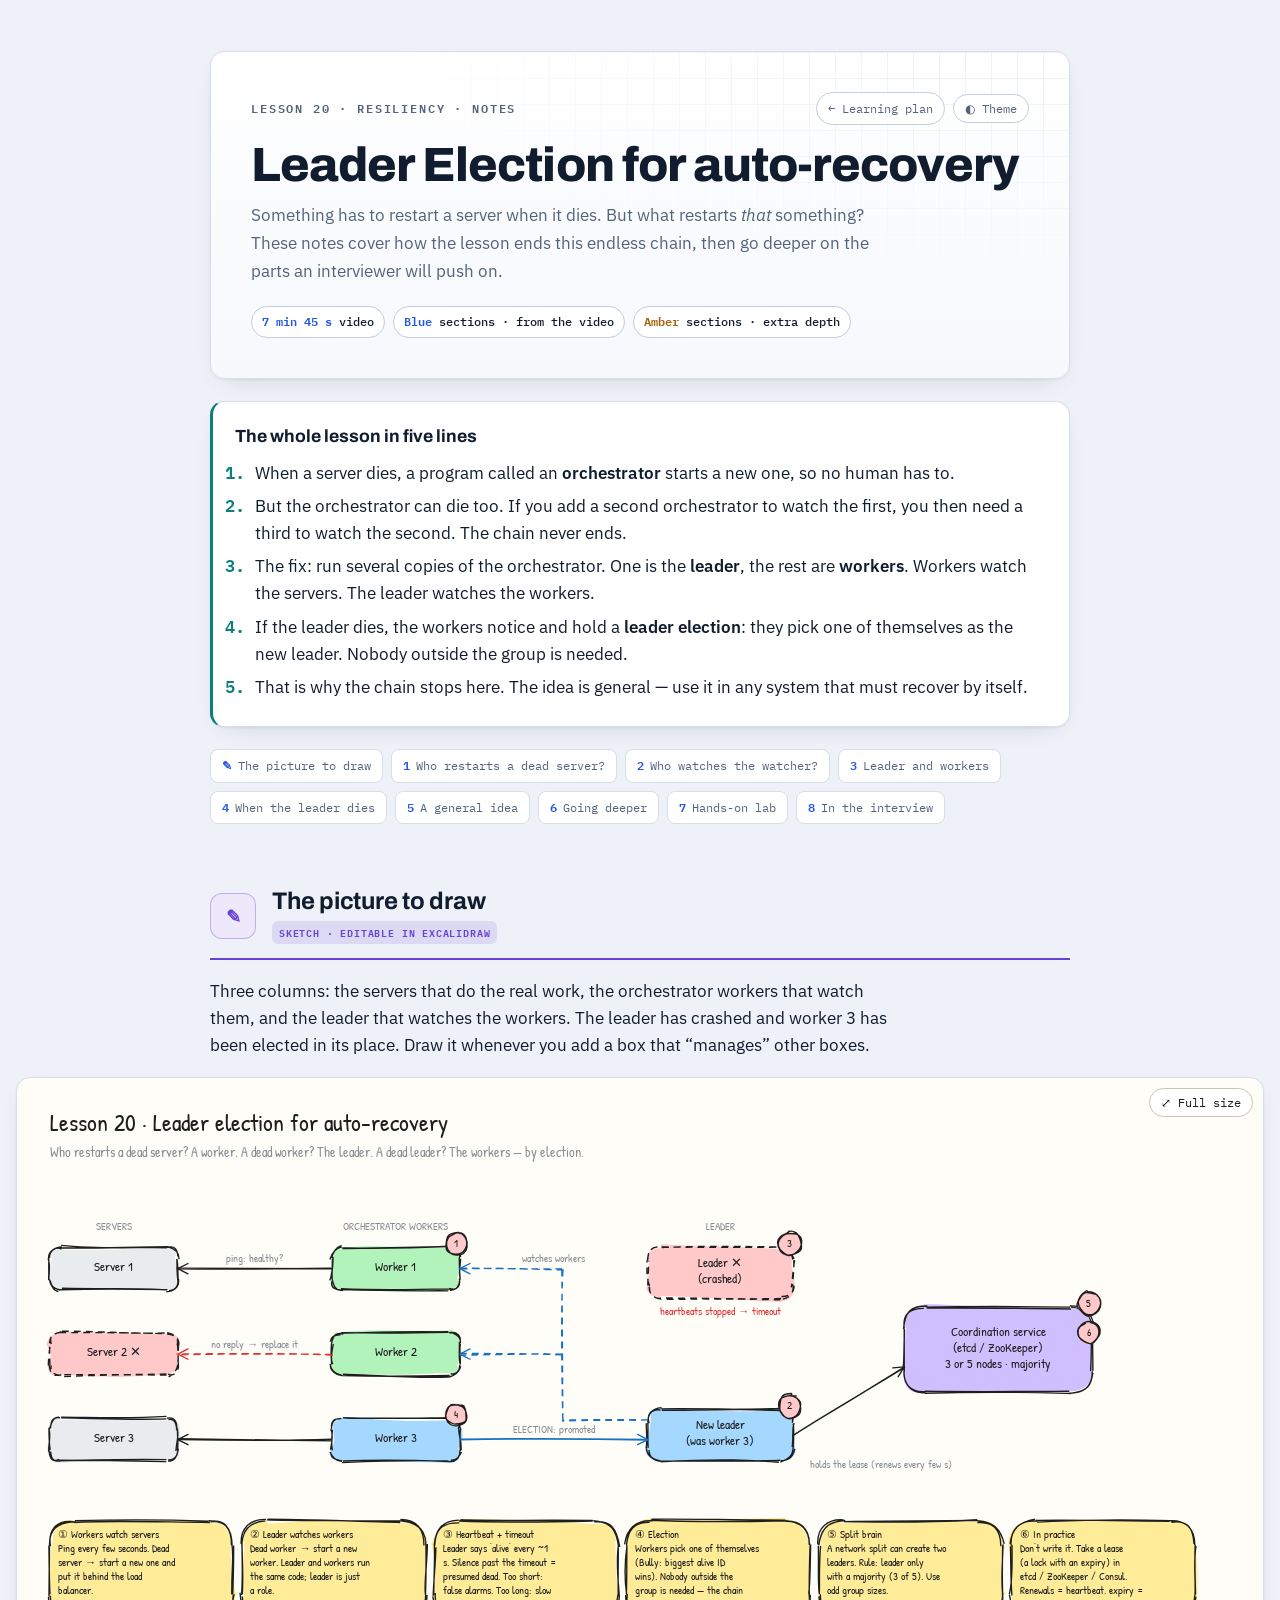
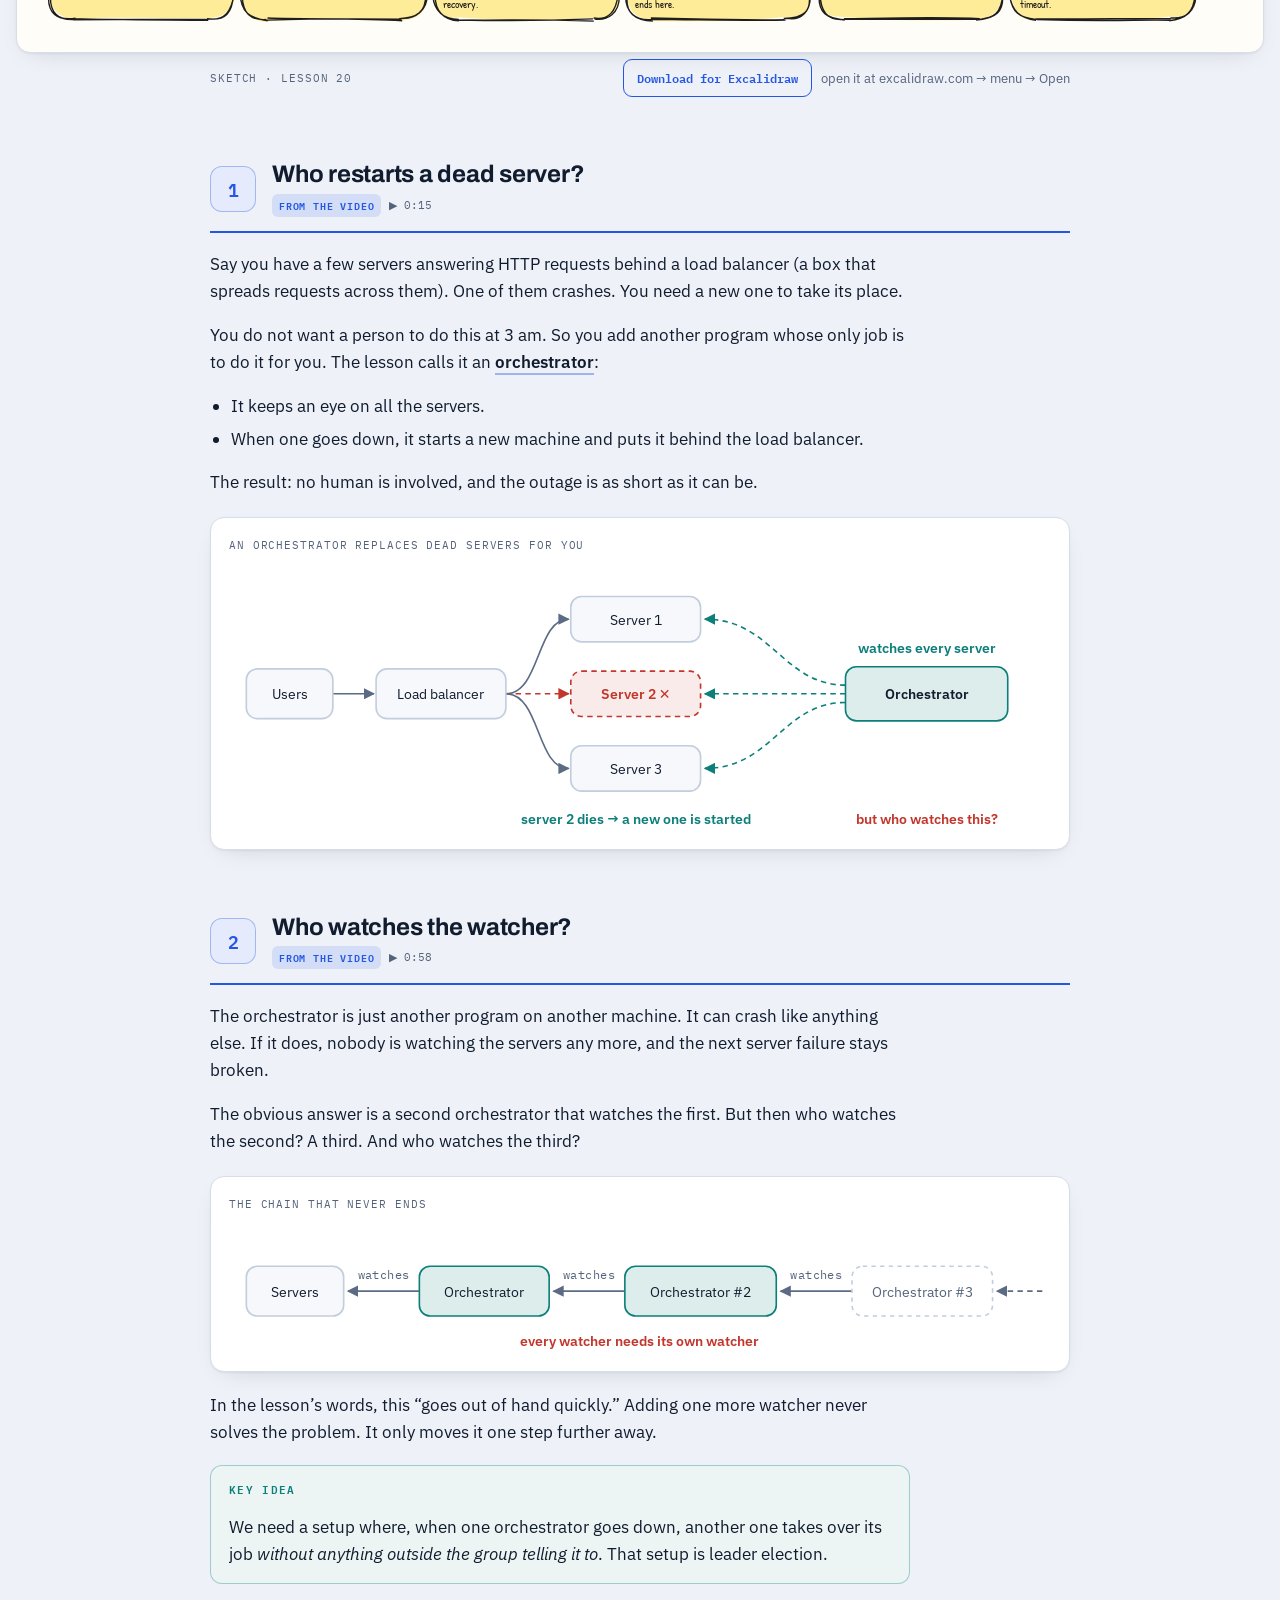
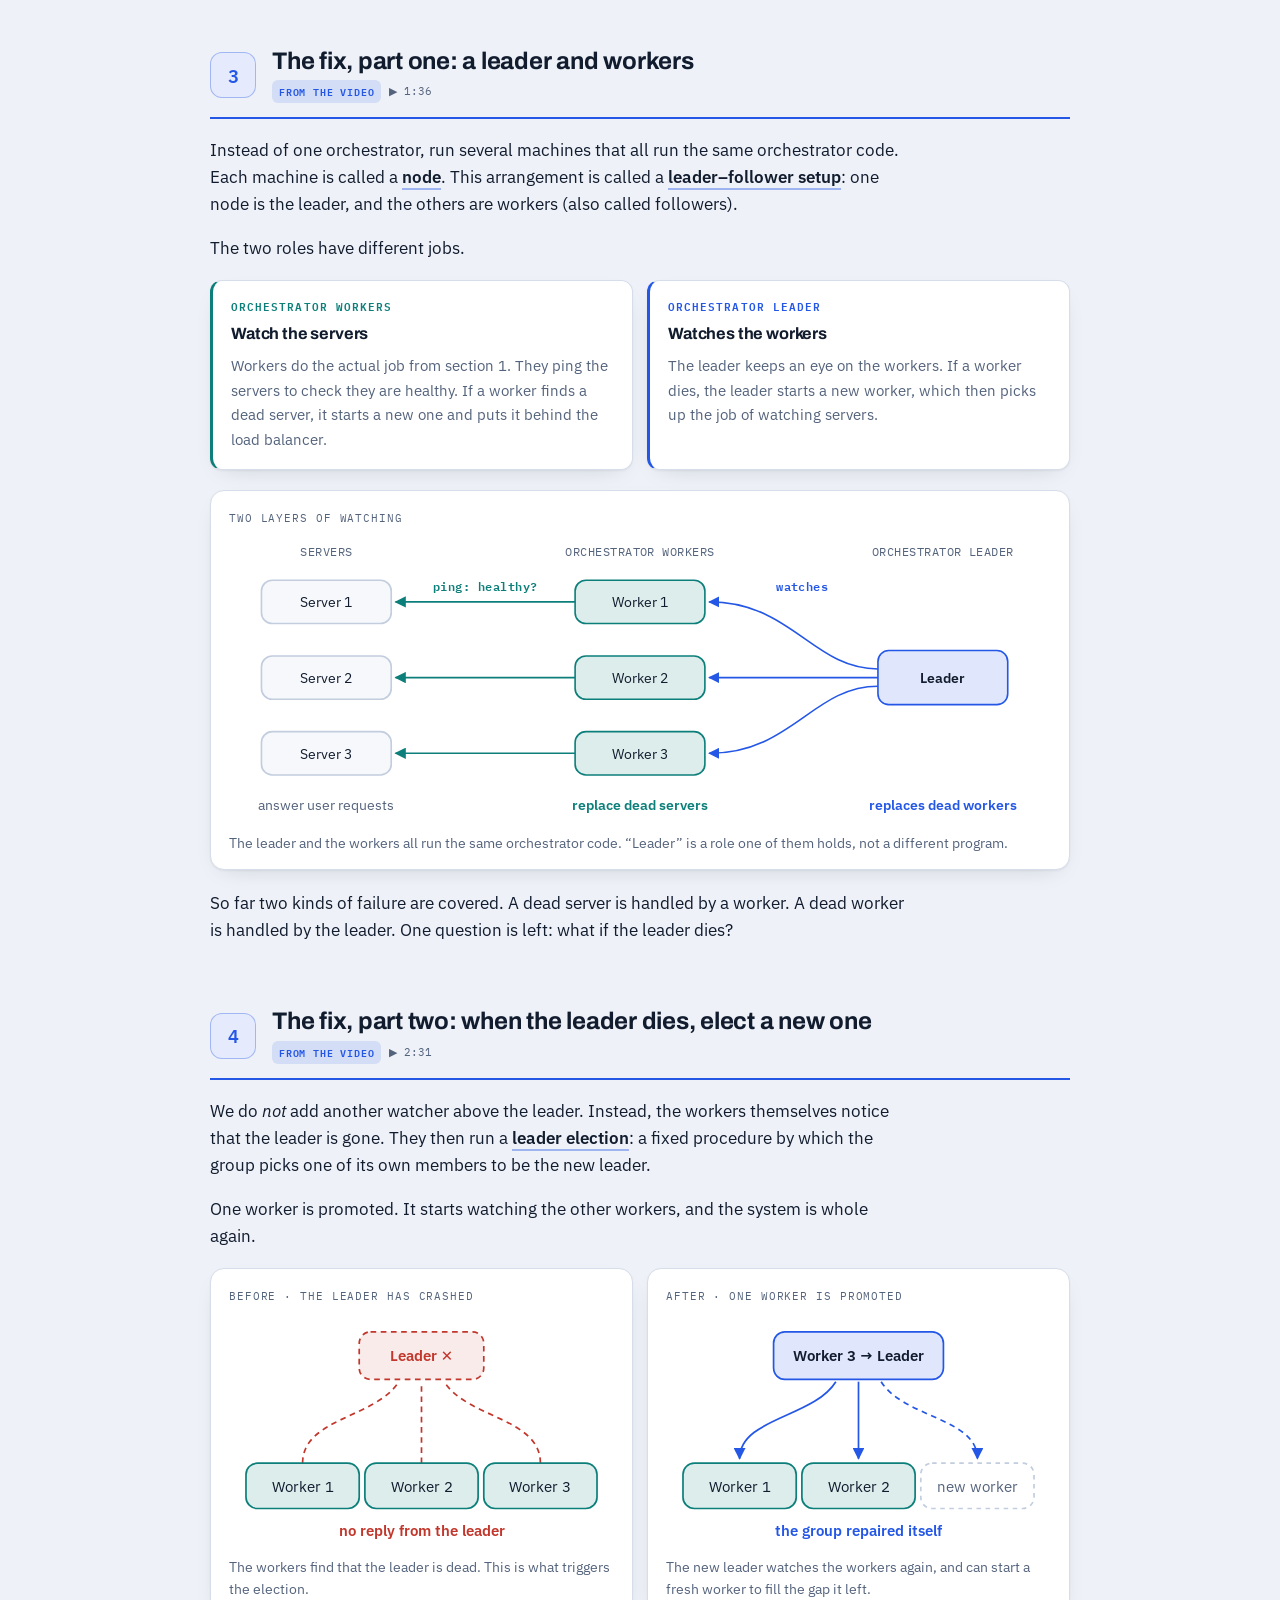
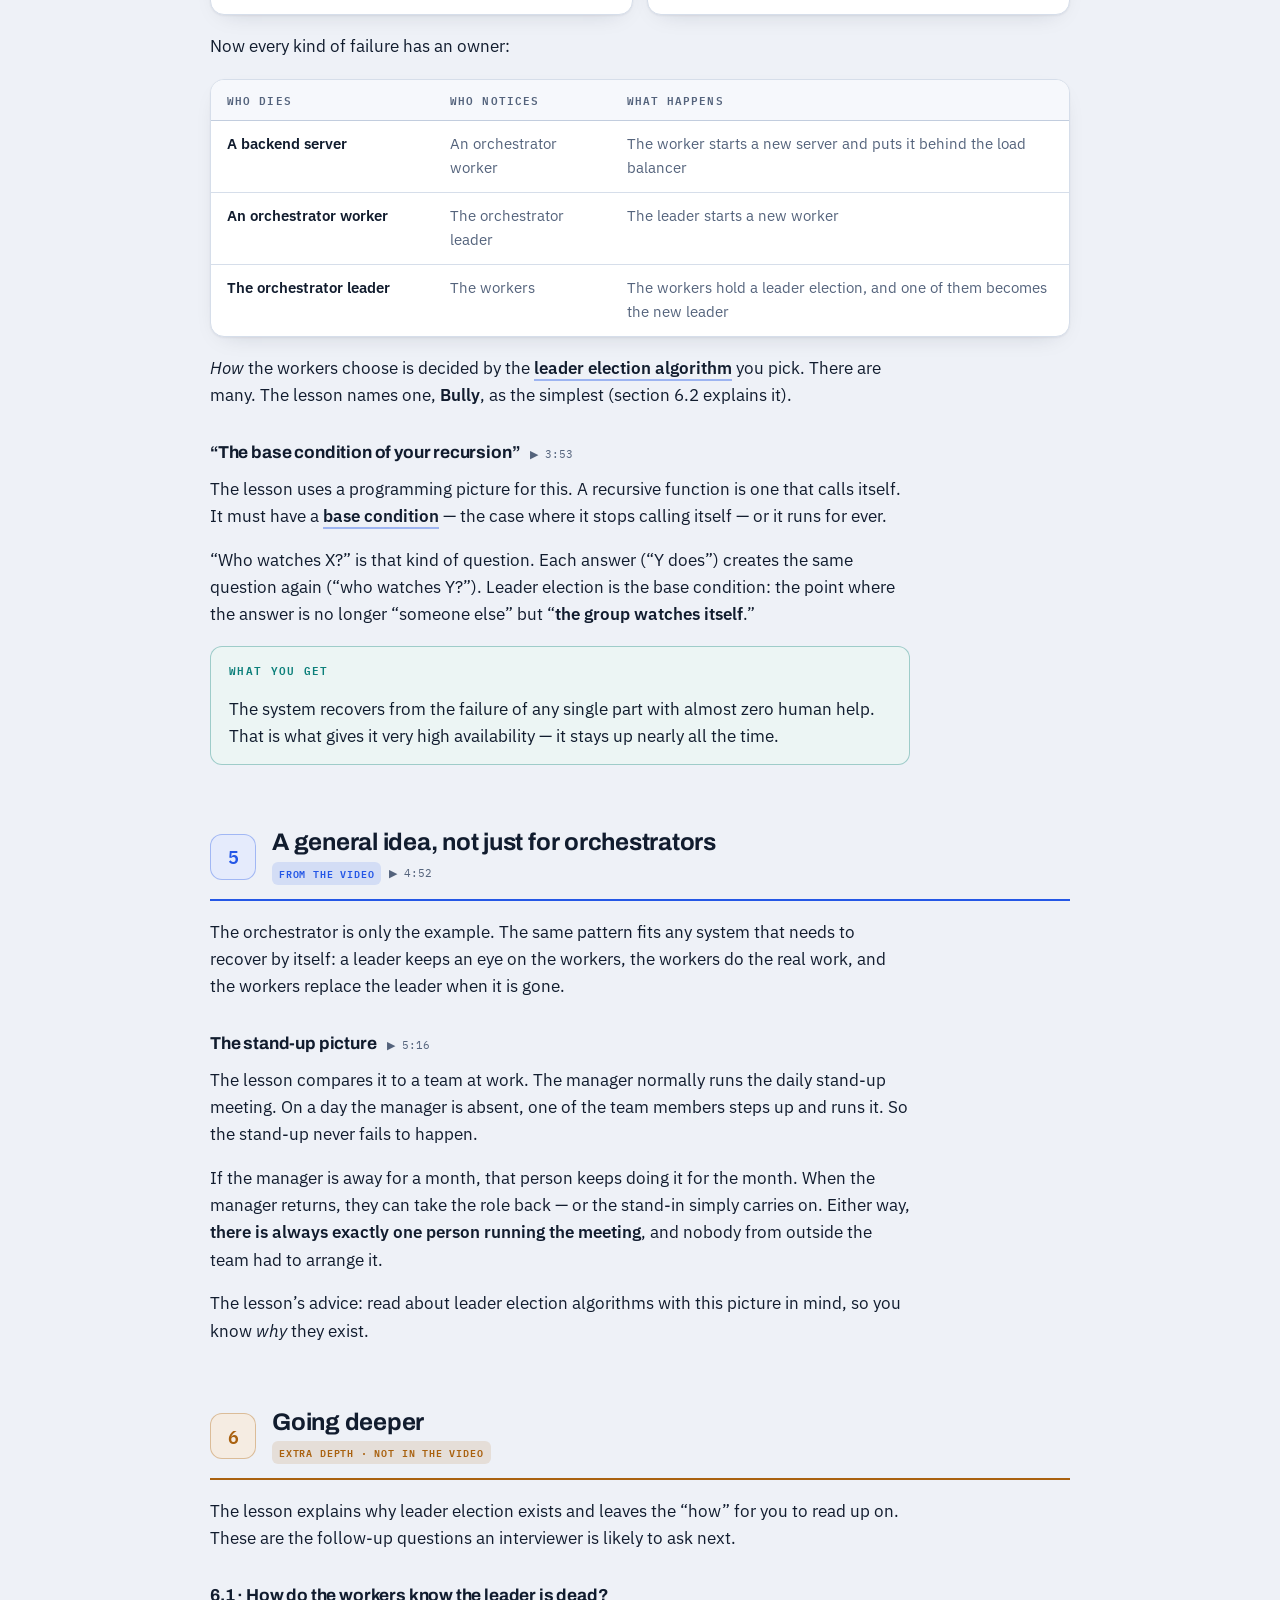
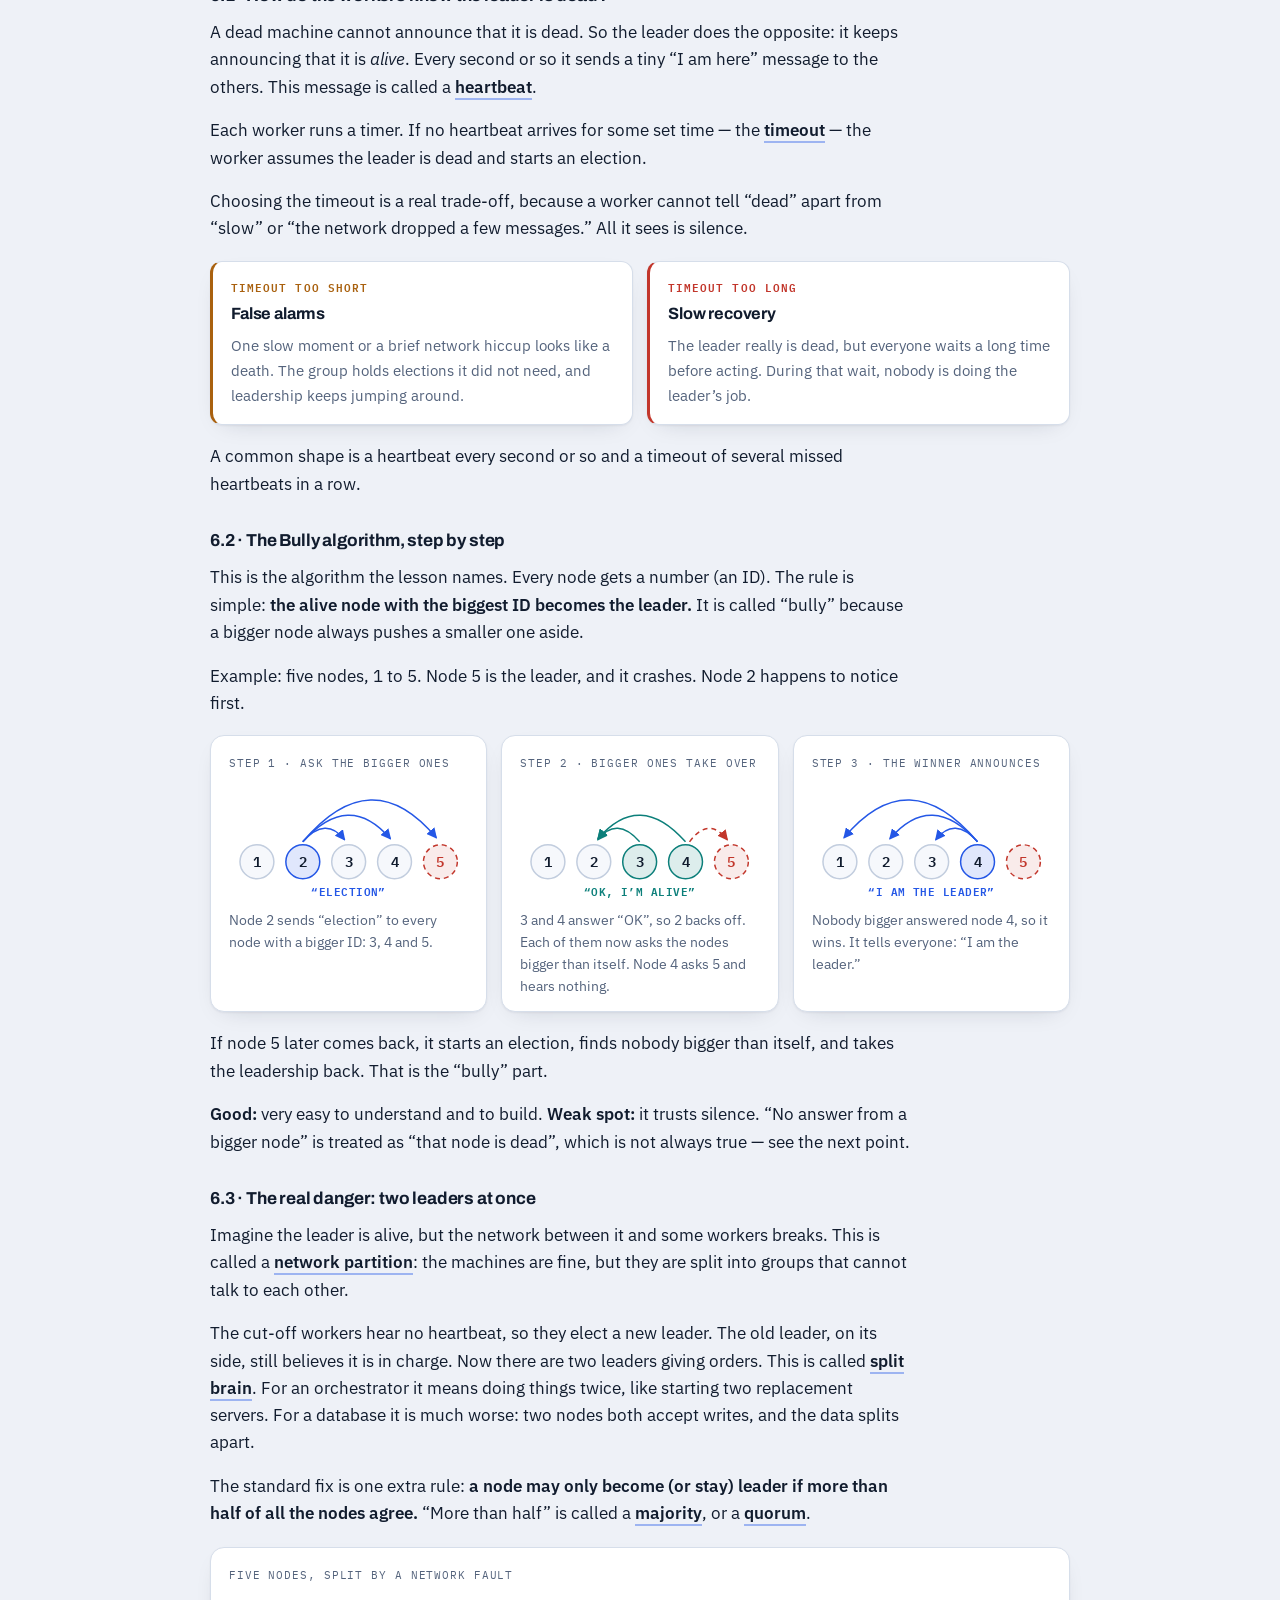
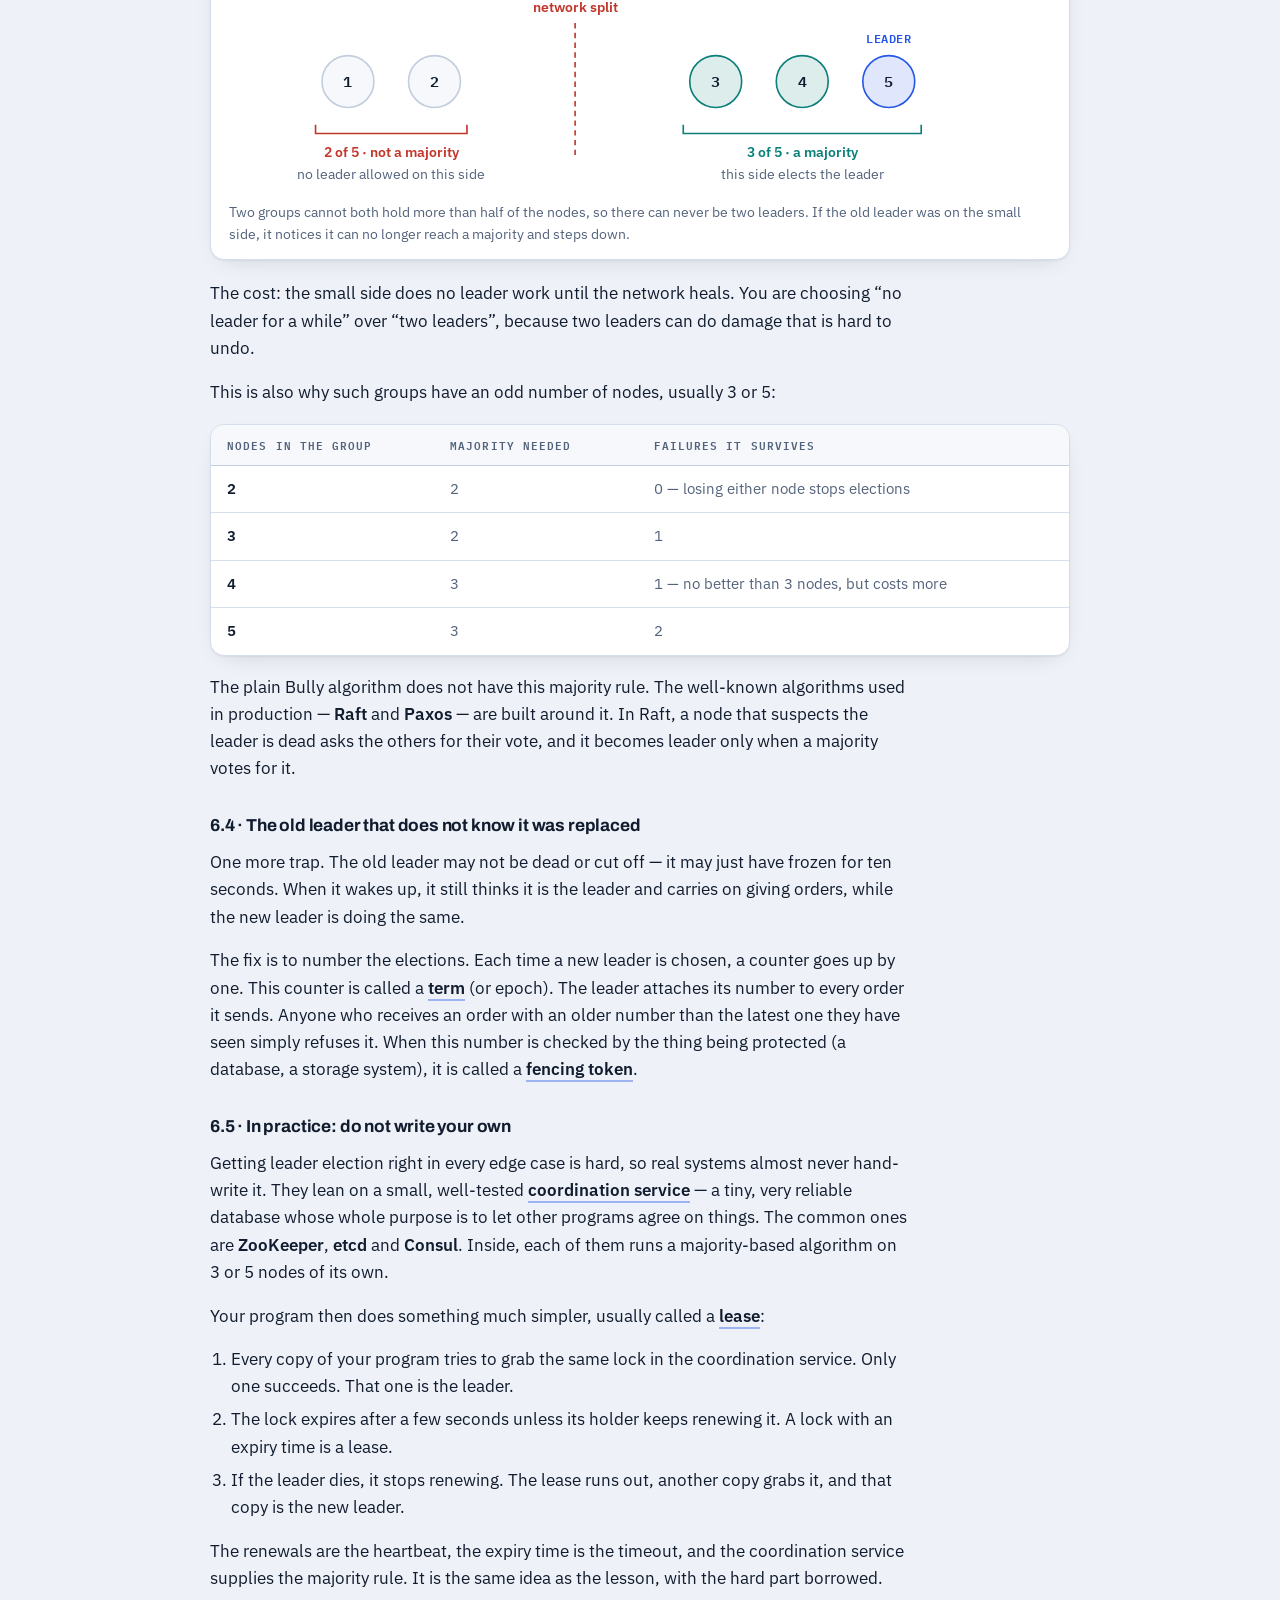
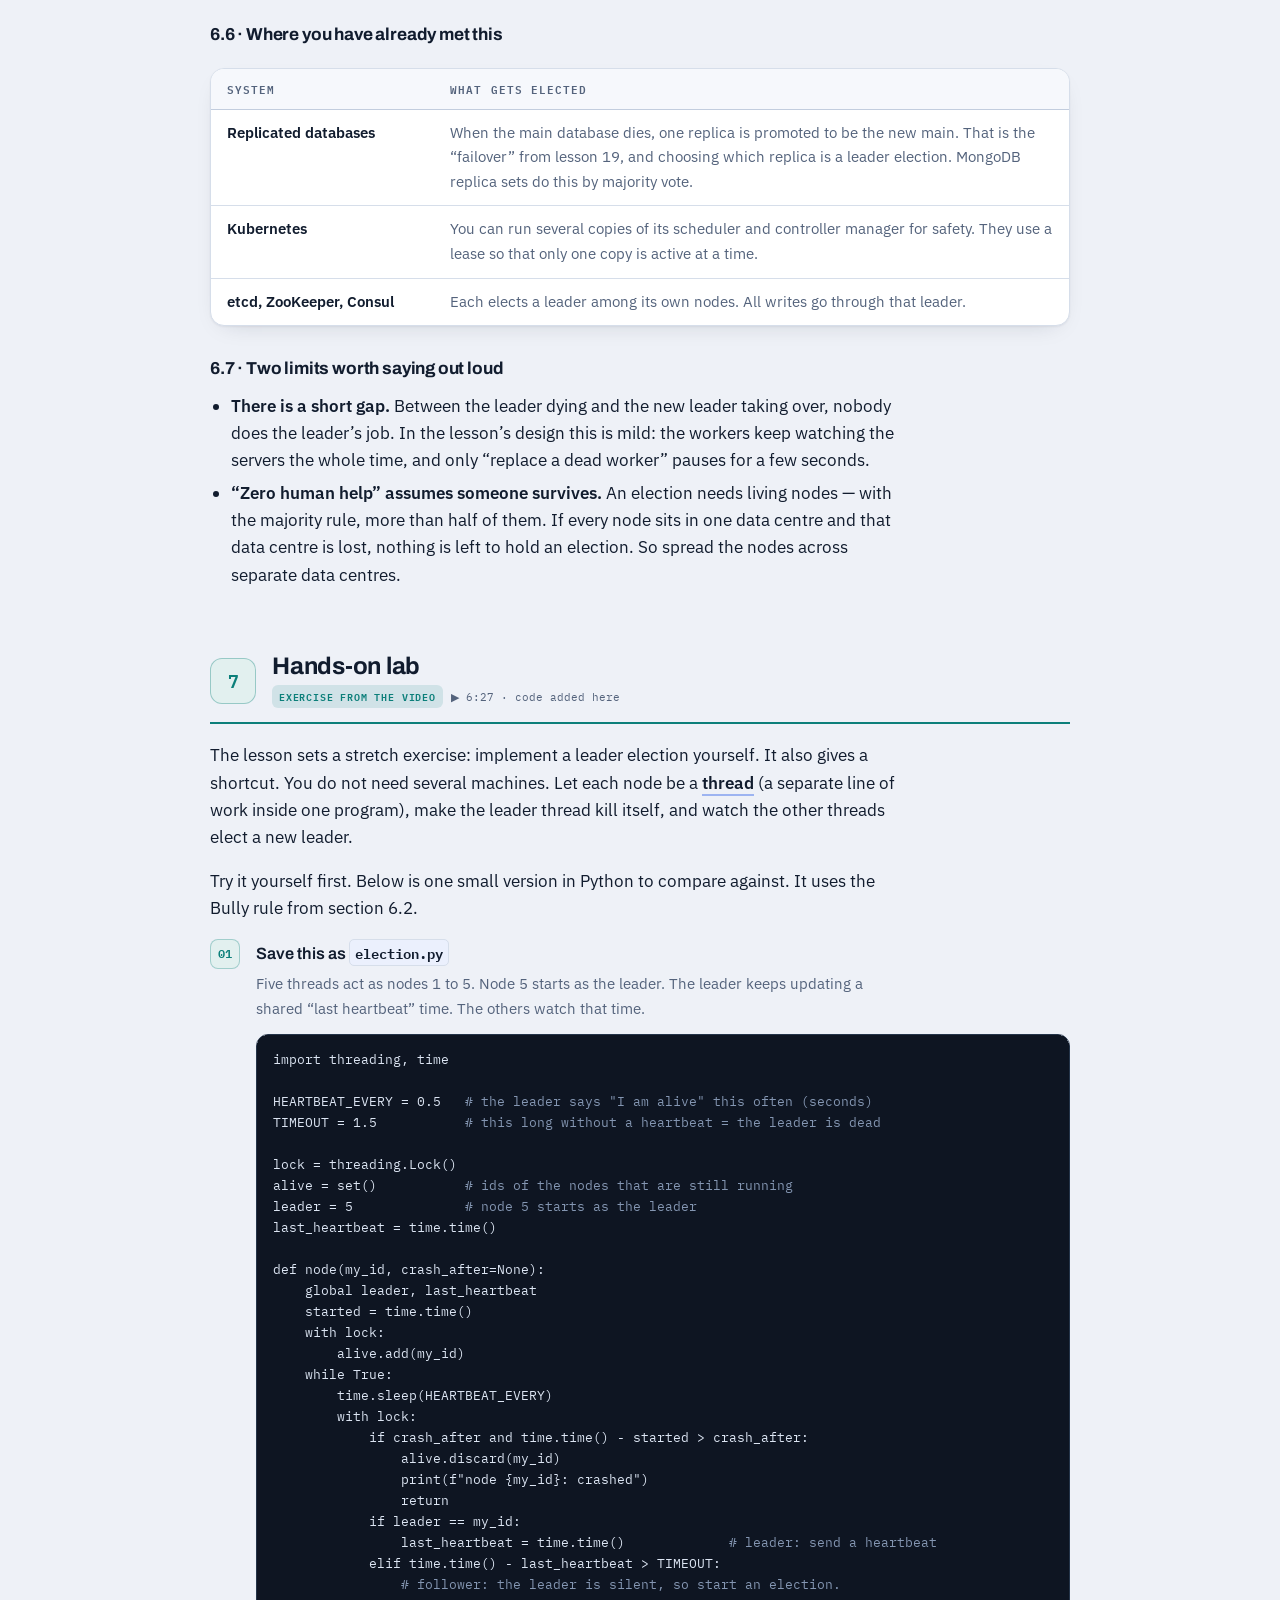
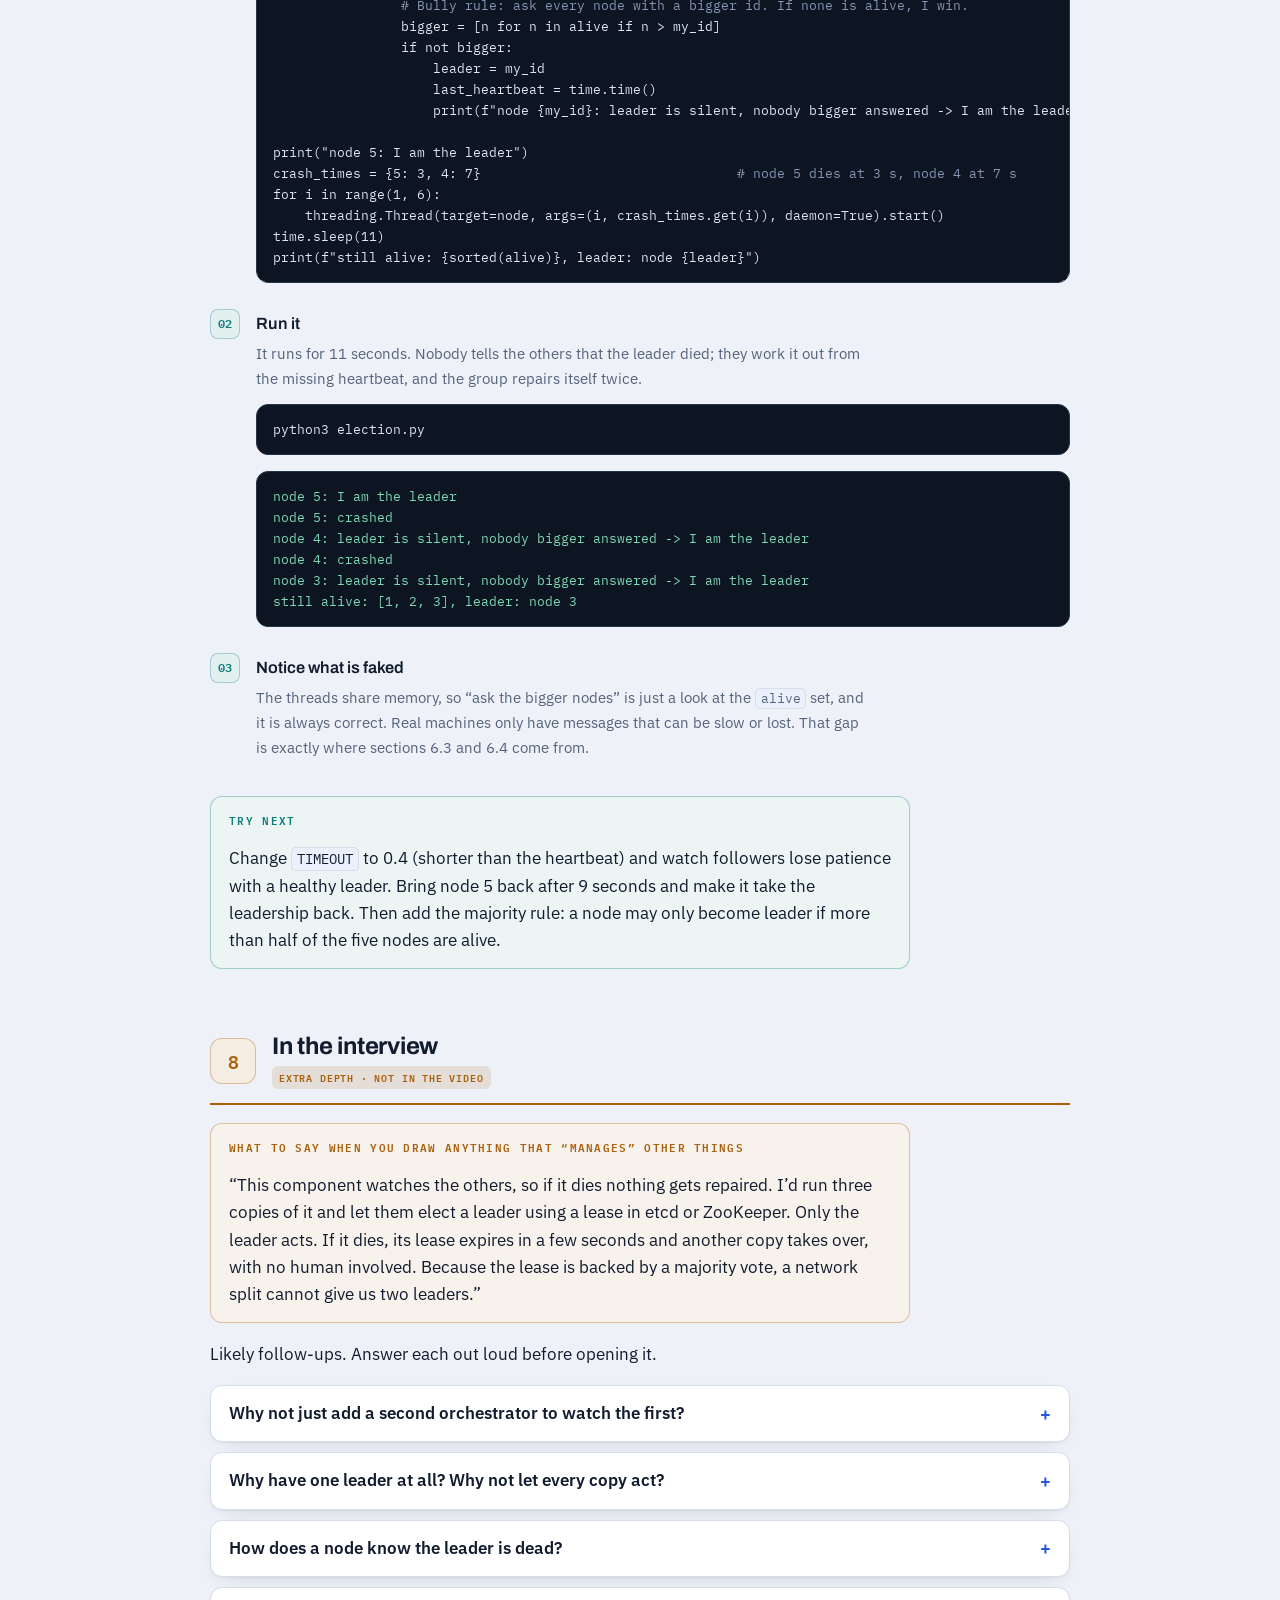
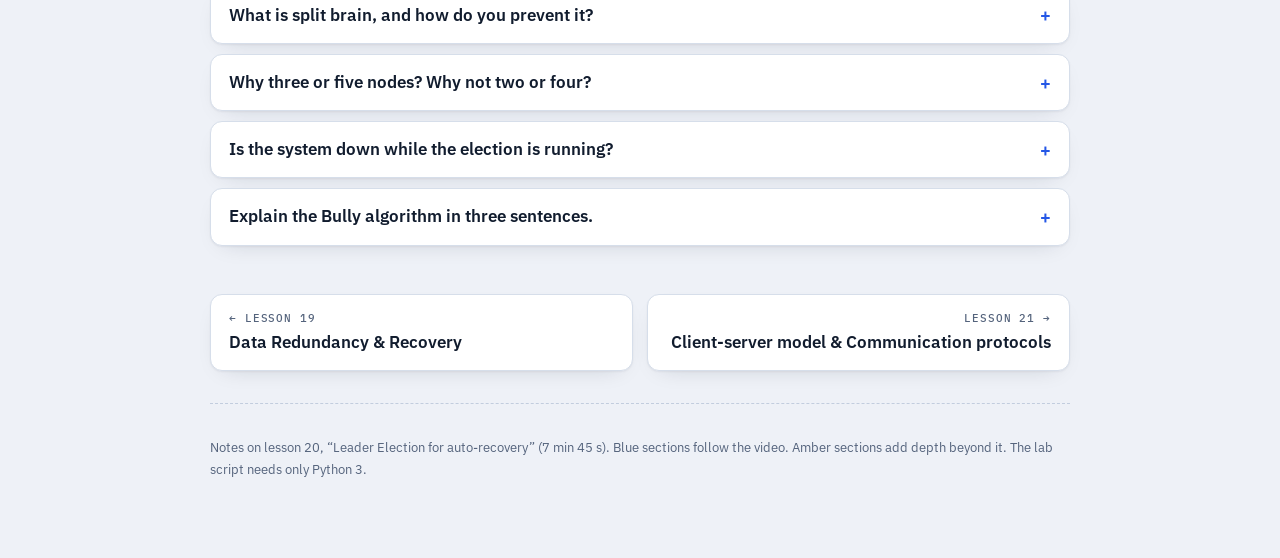
<file: notes/20-leader-election.html>
<!DOCTYPE html>
<html lang="en">
<head>
<meta charset="utf-8">
<meta name="viewport" content="width=device-width, initial-scale=1">
<title>Leader Election for auto-recovery — notes</title>
<link rel="preconnect" href="https://fonts.googleapis.com">
<link rel="preconnect" href="https://fonts.gstatic.com" crossorigin>
<link href="https://fonts.googleapis.com/css2?family=Archivo:wght@600;700;800&family=IBM+Plex+Mono:wght@400;500;600&family=IBM+Plex+Sans:wght@400;500;600&family=Patrick+Hand&display=swap" rel="stylesheet">
<link rel="stylesheet" href="../css/notes.css">
<style>
  /* page-specific: small step diagrams sit three in a row */
  .grid-3 > figure{margin:0}
  svg.dia text.t-num{font-family:"IBM Plex Mono",ui-monospace,monospace;font-size:14px;font-weight:600}
</style>
</head>
<body>

<!-- arrowheads shared by every diagram on the page -->
<svg class="dia" width="0" height="0" style="position:absolute" aria-hidden="true" focusable="false">
  <defs>
    <marker id="ah" viewBox="0 0 10 10" refX="9" refY="5" markerWidth="7" markerHeight="7" orient="auto-start-reverse"><path class="head" d="M0 0L10 5L0 10z"/></marker>
    <marker id="ah-teal" viewBox="0 0 10 10" refX="9" refY="5" markerWidth="7" markerHeight="7" orient="auto-start-reverse"><path class="head teal" d="M0 0L10 5L0 10z"/></marker>
    <marker id="ah-red" viewBox="0 0 10 10" refX="9" refY="5" markerWidth="7" markerHeight="7" orient="auto-start-reverse"><path class="head red" d="M0 0L10 5L0 10z"/></marker>
    <marker id="ah-accent" viewBox="0 0 10 10" refX="9" refY="5" markerWidth="7" markerHeight="7" orient="auto-start-reverse"><path class="head accent" d="M0 0L10 5L0 10z"/></marker>
  </defs>
</svg>

<div class="wrap">

  <header class="hero">
    <div class="topbar">
      <p class="eyebrow">Lesson 20 · Resiliency · Notes</p>
      <div class="topbar-right">
        <a class="back" href="../index.html">← Learning plan</a>
        <button class="toggle" id="themeBtn" type="button">◐ Theme</button>
      </div>
    </div>
    <h1>Leader Election for auto-recovery</h1>
    <p class="lede">Something has to restart a server when it dies. But what restarts <em>that</em> something? These notes cover how the lesson ends this endless chain, then go deeper on the parts an interviewer will push on.</p>
    <div class="chips">
      <span class="chip"><b>7 min 45 s</b> video</span>
      <span class="chip"><b>Blue</b> sections · from the video</span>
      <span class="chip"><b style="color:var(--amber)">Amber</b> sections · extra depth</span>
    </div>
  </header>

  <div class="tldr">
    <h2>The whole lesson in five lines</h2>
    <ol>
      <li>When a server dies, a program called an <strong>orchestrator</strong> starts a new one, so no human has to.</li>
      <li>But the orchestrator can die too. If you add a second orchestrator to watch the first, you then need a third to watch the second. The chain never ends.</li>
      <li>The fix: run several copies of the orchestrator. One is the <strong>leader</strong>, the rest are <strong>workers</strong>. Workers watch the servers. The leader watches the workers.</li>
      <li>If the leader dies, the workers notice and hold a <strong>leader election</strong>: they pick one of themselves as the new leader. Nobody outside the group is needed.</li>
      <li>That is why the chain stops here. The idea is general — use it in any system that must recover by itself.</li>
    </ol>
  </div>

  <ul class="toc" aria-label="Contents">
    <li><a href="#sketch"><b>✎</b>The picture to draw</a></li>
    <li><a href="#problem"><b>1</b>Who restarts a dead server?</a></li>
    <li><a href="#chain"><b>2</b>Who watches the watcher?</a></li>
    <li><a href="#setup"><b>3</b>Leader and workers</a></li>
    <li><a href="#election"><b>4</b>When the leader dies</a></li>
    <li><a href="#general"><b>5</b>A general idea</a></li>
    <li><a href="#deeper"><b>6</b>Going deeper</a></li>
    <li><a href="#lab"><b>7</b>Hands-on lab</a></li>
    <li><a href="#interview"><b>8</b>In the interview</a></li>
  </ul>

  <section id="sketch" class="sketch-sec">
    <div class="sec-head">
      <span class="sec-num">✎</span>
      <div>
        <h2>The picture to draw</h2>
        <div class="sec-meta"><span class="badge">Sketch · editable in Excalidraw</span></div>
      </div>
    </div>
    <div class="prose">
      <p>Three columns: the servers that do the real work, the orchestrator workers that watch them, and the leader that watches the workers. The leader has crashed and worker 3 has been elected in its place. Draw it whenever you add a box that “manages” other boxes.</p>
    </div>
    <div class="paper"><button class="zoom-btn" type="button" data-zoom>⤢ Full size</button><div class="paper-scroll"><svg class="sketch" data-sketch="sk" role="img" aria-label="Three servers are pinged by three orchestrator workers. The old leader has crashed; worker 3 has been promoted to new leader, which watches the workers and holds a lease in a coordination service. Notes explain each part."></svg></div></div>
    <p class="paper-foot"><span class="cap">Sketch · lesson 20</span><span><a class="btn ghost" href="../diagrams/20-leader-election.excalidraw" download>Download for Excalidraw</a> &nbsp; open it at excalidraw.com → menu → Open</span></p>
    <script type="application/json" id="sk" data-sketch-src="diagrams/20-leader-election.excalidraw">{"elements":[{"id":"e4e67504d","type":"text","x":0,"y":0,"width":693.0,"height":35.0,"angle":0,"strokeColor":"#1e1e1e","backgroundColor":"transparent","fillStyle":"solid","strokeWidth":2,"strokeStyle":"solid","roughness":1,"opacity":100,"groupIds":[],"frameId":null,"roundness":null,"seed":2090275229,"version":1,"versionNonce":1085667076,"isDeleted":false,"boundElements":[],"updated":1791906203453,"link":null,"locked":false,"text":"Lesson 20 · Leader election for auto-recovery","originalText":"Lesson 20 · Leader election for auto-recovery","fontSize":28,"fontFamily":5,"textAlign":"left","verticalAlign":"top","containerId":null,"lineHeight":1.25,"autoResize":true},{"id":"e4d95eb61","type":"text","x":0,"y":42,"width":932.8000000000001,"height":20.0,"angle":0,"strokeColor":"#868e96","backgroundColor":"transparent","fillStyle":"solid","strokeWidth":2,"strokeStyle":"solid","roughness":1,"opacity":100,"groupIds":[],"frameId":null,"roundness":null,"seed":1099858400,"version":1,"versionNonce":428215122,"isDeleted":false,"boundElements":[],"updated":1791906203453,"link":null,"locked":false,"text":"Who restarts a dead server? A worker. A dead worker? The leader. A dead leader? The workers — by election.","originalText":"Who restarts a dead server? A worker. A dead worker? The leader. A dead leader? The workers — by election.","fontSize":16,"fontFamily":5,"textAlign":"left","verticalAlign":"top","containerId":null,"lineHeight":1.25,"autoResize":true},{"id":"e58ab68d7","type":"text","x":49.974999999999994,"y":128,"width":50.050000000000004,"height":16.25,"angle":0,"strokeColor":"#868e96","backgroundColor":"transparent","fillStyle":"solid","strokeWidth":2,"strokeStyle":"solid","roughness":1,"opacity":100,"groupIds":[],"frameId":null,"roundness":null,"seed":595251419,"version":1,"versionNonce":971405186,"isDeleted":false,"boundElements":[],"updated":1791906203453,"link":null,"locked":false,"text":"SERVERS","originalText":"SERVERS","fontSize":13,"fontFamily":5,"textAlign":"center","verticalAlign":"top","containerId":null,"lineHeight":1.25,"autoResize":true},{"id":"e410b42c8","type":"text","x":333.5,"y":128,"width":143.0,"height":16.25,"angle":0,"strokeColor":"#868e96","backgroundColor":"transparent","fillStyle":"solid","strokeWidth":2,"strokeStyle":"solid","roughness":1,"opacity":100,"groupIds":[],"frameId":null,"roundness":null,"seed":1145221749,"version":1,"versionNonce":1733797003,"isDeleted":false,"boundElements":[],"updated":1791906203453,"link":null,"locked":false,"text":"ORCHESTRATOR WORKERS","originalText":"ORCHESTRATOR WORKERS","fontSize":13,"fontFamily":5,"textAlign":"center","verticalAlign":"top","containerId":null,"lineHeight":1.25,"autoResize":true},{"id":"e3d304b42","type":"text","x":763.55,"y":128,"width":42.900000000000006,"height":16.25,"angle":0,"strokeColor":"#868e96","backgroundColor":"transparent","fillStyle":"solid","strokeWidth":2,"strokeStyle":"solid","roughness":1,"opacity":100,"groupIds":[],"frameId":null,"roundness":null,"seed":1090388816,"version":1,"versionNonce":2021858280,"isDeleted":false,"boundElements":[],"updated":1791906203453,"link":null,"locked":false,"text":"LEADER","originalText":"LEADER","fontSize":13,"fontFamily":5,"textAlign":"center","verticalAlign":"top","containerId":null,"lineHeight":1.25,"autoResize":true},{"id":"e1fb32f70","type":"rectangle","x":0,"y":160,"width":150,"height":50,"angle":0,"strokeColor":"#1e1e1e","backgroundColor":"#e9ecef","fillStyle":"solid","strokeWidth":2,"strokeStyle":"solid","roughness":1,"opacity":100,"groupIds":["sv1"],"frameId":null,"roundness":{"type":3},"seed":1501558974,"version":1,"versionNonce":1123584174,"isDeleted":false,"boundElements":[],"updated":1791906203453,"link":null,"locked":false},{"id":"e7032508b","type":"text","x":42.0,"y":175.625,"width":66.0,"height":18.75,"angle":0,"strokeColor":"#1e1e1e","backgroundColor":"transparent","fillStyle":"solid","strokeWidth":2,"strokeStyle":"solid","roughness":1,"opacity":100,"groupIds":["sv1"],"frameId":null,"roundness":null,"seed":1881145519,"version":1,"versionNonce":2023317399,"isDeleted":false,"boundElements":[],"updated":1791906203453,"link":null,"locked":false,"text":"Server 1","originalText":"Server 1","fontSize":15,"fontFamily":5,"textAlign":"center","verticalAlign":"top","containerId":null,"lineHeight":1.25,"autoResize":true},{"id":"e76c27490","type":"rectangle","x":0,"y":260,"width":150,"height":50,"angle":0,"strokeColor":"#1e1e1e","backgroundColor":"#ffc9c9","fillStyle":"solid","strokeWidth":2,"strokeStyle":"dashed","roughness":1,"opacity":100,"groupIds":["sv2"],"frameId":null,"roundness":{"type":3},"seed":557470198,"version":1,"versionNonce":1981664003,"isDeleted":false,"boundElements":[],"updated":1791906203453,"link":null,"locked":false},{"id":"e479e25f2","type":"text","x":33.75,"y":275.625,"width":82.5,"height":18.75,"angle":0,"strokeColor":"#1e1e1e","backgroundColor":"transparent","fillStyle":"solid","strokeWidth":2,"strokeStyle":"solid","roughness":1,"opacity":100,"groupIds":["sv2"],"frameId":null,"roundness":null,"seed":1917176626,"version":1,"versionNonce":2025650538,"isDeleted":false,"boundElements":[],"updated":1791906203453,"link":null,"locked":false,"text":"Server 2 ✕","originalText":"Server 2 ✕","fontSize":15,"fontFamily":5,"textAlign":"center","verticalAlign":"top","containerId":null,"lineHeight":1.25,"autoResize":true},{"id":"e19ee6bc0","type":"rectangle","x":0,"y":360,"width":150,"height":50,"angle":0,"strokeColor":"#1e1e1e","backgroundColor":"#e9ecef","fillStyle":"solid","strokeWidth":2,"strokeStyle":"solid","roughness":1,"opacity":100,"groupIds":["sv3"],"frameId":null,"roundness":{"type":3},"seed":1803885801,"version":1,"versionNonce":961059551,"isDeleted":false,"boundElements":[],"updated":1791906203453,"link":null,"locked":false},{"id":"e118d9f0b","type":"text","x":42.0,"y":375.625,"width":66.0,"height":18.75,"angle":0,"strokeColor":"#1e1e1e","backgroundColor":"transparent","fillStyle":"solid","strokeWidth":2,"strokeStyle":"solid","roughness":1,"opacity":100,"groupIds":["sv3"],"frameId":null,"roundness":null,"seed":894721265,"version":1,"versionNonce":261181161,"isDeleted":false,"boundElements":[],"updated":1791906203453,"link":null,"locked":false,"text":"Server 3","originalText":"Server 3","fontSize":15,"fontFamily":5,"textAlign":"center","verticalAlign":"top","containerId":null,"lineHeight":1.25,"autoResize":true},{"id":"e3238fef3","type":"rectangle","x":330,"y":160,"width":150,"height":50,"angle":0,"strokeColor":"#1e1e1e","backgroundColor":"#b2f2bb","fillStyle":"solid","strokeWidth":2,"strokeStyle":"solid","roughness":1,"opacity":100,"groupIds":["w1"],"frameId":null,"roundness":{"type":3},"seed":949441370,"version":1,"versionNonce":678561451,"isDeleted":false,"boundElements":[],"updated":1791906203453,"link":null,"locked":false},{"id":"e94930c3","type":"text","x":372.0,"y":175.625,"width":66.0,"height":18.75,"angle":0,"strokeColor":"#1e1e1e","backgroundColor":"transparent","fillStyle":"solid","strokeWidth":2,"strokeStyle":"solid","roughness":1,"opacity":100,"groupIds":["w1"],"frameId":null,"roundness":null,"seed":1441295358,"version":1,"versionNonce":516767805,"isDeleted":false,"boundElements":[],"updated":1791906203453,"link":null,"locked":false,"text":"Worker 1","originalText":"Worker 1","fontSize":15,"fontFamily":5,"textAlign":"center","verticalAlign":"top","containerId":null,"lineHeight":1.25,"autoResize":true},{"id":"e36d3cd44","type":"rectangle","x":330,"y":260,"width":150,"height":50,"angle":0,"strokeColor":"#1e1e1e","backgroundColor":"#b2f2bb","fillStyle":"solid","strokeWidth":2,"strokeStyle":"solid","roughness":1,"opacity":100,"groupIds":["w2"],"frameId":null,"roundness":{"type":3},"seed":157025655,"version":1,"versionNonce":456747864,"isDeleted":false,"boundElements":[],"updated":1791906203453,"link":null,"locked":false},{"id":"e55b14367","type":"text","x":372.0,"y":275.625,"width":66.0,"height":18.75,"angle":0,"strokeColor":"#1e1e1e","backgroundColor":"transparent","fillStyle":"solid","strokeWidth":2,"strokeStyle":"solid","roughness":1,"opacity":100,"groupIds":["w2"],"frameId":null,"roundness":null,"seed":650215255,"version":1,"versionNonce":1683489784,"isDeleted":false,"boundElements":[],"updated":1791906203453,"link":null,"locked":false,"text":"Worker 2","originalText":"Worker 2","fontSize":15,"fontFamily":5,"textAlign":"center","verticalAlign":"top","containerId":null,"lineHeight":1.25,"autoResize":true},{"id":"efa92933","type":"rectangle","x":330,"y":360,"width":150,"height":50,"angle":0,"strokeColor":"#1e1e1e","backgroundColor":"#a5d8ff","fillStyle":"solid","strokeWidth":2,"strokeStyle":"solid","roughness":1,"opacity":100,"groupIds":["w3"],"frameId":null,"roundness":{"type":3},"seed":1926349600,"version":1,"versionNonce":1668450042,"isDeleted":false,"boundElements":[],"updated":1791906203453,"link":null,"locked":false},{"id":"e13c4e82d","type":"text","x":372.0,"y":375.625,"width":66.0,"height":18.75,"angle":0,"strokeColor":"#1e1e1e","backgroundColor":"transparent","fillStyle":"solid","strokeWidth":2,"strokeStyle":"solid","roughness":1,"opacity":100,"groupIds":["w3"],"frameId":null,"roundness":null,"seed":2017570883,"version":1,"versionNonce":1537855736,"isDeleted":false,"boundElements":[],"updated":1791906203453,"link":null,"locked":false,"text":"Worker 3","originalText":"Worker 3","fontSize":15,"fontFamily":5,"textAlign":"center","verticalAlign":"top","containerId":null,"lineHeight":1.25,"autoResize":true},{"id":"e525cd4e3","type":"rectangle","x":700,"y":160,"width":170,"height":60,"angle":0,"strokeColor":"#1e1e1e","backgroundColor":"#ffc9c9","fillStyle":"solid","strokeWidth":2,"strokeStyle":"dashed","roughness":1,"opacity":100,"groupIds":["old"],"frameId":null,"roundness":{"type":3},"seed":1417890072,"version":1,"versionNonce":786372626,"isDeleted":false,"boundElements":[],"updated":1791906203453,"link":null,"locked":false},{"id":"e124d22c3","type":"text","x":747.875,"y":171.25,"width":74.25,"height":37.5,"angle":0,"strokeColor":"#1e1e1e","backgroundColor":"transparent","fillStyle":"solid","strokeWidth":2,"strokeStyle":"solid","roughness":1,"opacity":100,"groupIds":["old"],"frameId":null,"roundness":null,"seed":543544937,"version":1,"versionNonce":1895869074,"isDeleted":false,"boundElements":[],"updated":1791906203453,"link":null,"locked":false,"text":"Leader ✕\n(crashed)","originalText":"Leader ✕\n(crashed)","fontSize":15,"fontFamily":5,"textAlign":"center","verticalAlign":"top","containerId":null,"lineHeight":1.25,"autoResize":true},{"id":"e11918f10","type":"rectangle","x":700,"y":350,"width":170,"height":60,"angle":0,"strokeColor":"#1e1e1e","backgroundColor":"#a5d8ff","fillStyle":"solid","strokeWidth":2,"strokeStyle":"solid","roughness":1,"opacity":100,"groupIds":["new"],"frameId":null,"roundness":{"type":3},"seed":2077786608,"version":1,"versionNonce":1004455056,"isDeleted":false,"boundElements":[],"updated":1791906203453,"link":null,"locked":false},{"id":"e1c1b7433","type":"text","x":727.25,"y":361.25,"width":115.50000000000001,"height":37.5,"angle":0,"strokeColor":"#1e1e1e","backgroundColor":"transparent","fillStyle":"solid","strokeWidth":2,"strokeStyle":"solid","roughness":1,"opacity":100,"groupIds":["new"],"frameId":null,"roundness":null,"seed":1603487569,"version":1,"versionNonce":2045487042,"isDeleted":false,"boundElements":[],"updated":1791906203453,"link":null,"locked":false,"text":"New leader\n(was worker 3)","originalText":"New leader\n(was worker 3)","fontSize":15,"fontFamily":5,"textAlign":"center","verticalAlign":"top","containerId":null,"lineHeight":1.25,"autoResize":true},{"id":"ec0c4d7b","type":"rectangle","x":1000,"y":230,"width":220,"height":100,"angle":0,"strokeColor":"#1e1e1e","backgroundColor":"#d0bfff","fillStyle":"solid","strokeWidth":2,"strokeStyle":"solid","roughness":1,"opacity":100,"groupIds":["coord"],"frameId":null,"roundness":{"type":3},"seed":855250116,"version":1,"versionNonce":1900378883,"isDeleted":false,"boundElements":[],"updated":1791906203453,"link":null,"locked":false},{"id":"e3e5e8fae","type":"text","x":1015.125,"y":251.875,"width":189.75000000000003,"height":56.25,"angle":0,"strokeColor":"#1e1e1e","backgroundColor":"transparent","fillStyle":"solid","strokeWidth":2,"strokeStyle":"solid","roughness":1,"opacity":100,"groupIds":["coord"],"frameId":null,"roundness":null,"seed":349599955,"version":1,"versionNonce":2125732766,"isDeleted":false,"boundElements":[],"updated":1791906203453,"link":null,"locked":false,"text":"Coordination service\n(etcd / ZooKeeper)\n3 or 5 nodes · majority","originalText":"Coordination service\n(etcd / ZooKeeper)\n3 or 5 nodes · majority","fontSize":15,"fontFamily":5,"textAlign":"center","verticalAlign":"top","containerId":null,"lineHeight":1.25,"autoResize":true},{"id":"e557b8cfa","type":"arrow","x":330,"y":185,"width":180,"height":0,"angle":0,"strokeColor":"#1e1e1e","backgroundColor":"transparent","fillStyle":"solid","strokeWidth":2,"strokeStyle":"solid","roughness":1,"opacity":100,"groupIds":[],"frameId":null,"roundness":{"type":2},"seed":1787661323,"version":1,"versionNonce":480418230,"isDeleted":false,"boundElements":[],"updated":1791906203453,"link":null,"locked":false,"points":[[0,0],[-180,0]],"lastCommittedPoint":null,"startBinding":null,"endBinding":null,"startArrowhead":null,"endArrowhead":"arrow","elbowed":false},{"id":"e14aaeb79","type":"text","x":189.95,"y":166,"width":100.10000000000001,"height":16.25,"angle":0,"strokeColor":"#868e96","backgroundColor":"transparent","fillStyle":"solid","strokeWidth":2,"strokeStyle":"solid","roughness":1,"opacity":100,"groupIds":[],"frameId":null,"roundness":null,"seed":1516818273,"version":1,"versionNonce":926686035,"isDeleted":false,"boundElements":[],"updated":1791906203453,"link":null,"locked":false,"text":"ping: healthy?","originalText":"ping: healthy?","fontSize":13,"fontFamily":5,"textAlign":"center","verticalAlign":"top","containerId":null,"lineHeight":1.25,"autoResize":true},{"id":"e7f3dc573","type":"arrow","x":330,"y":285,"width":180,"height":0,"angle":0,"strokeColor":"#e03131","backgroundColor":"transparent","fillStyle":"solid","strokeWidth":2,"strokeStyle":"dashed","roughness":1,"opacity":100,"groupIds":[],"frameId":null,"roundness":{"type":2},"seed":1107253438,"version":1,"versionNonce":867174836,"isDeleted":false,"boundElements":[],"updated":1791906203453,"link":null,"locked":false,"points":[[0,0],[-180,0]],"lastCommittedPoint":null,"startBinding":null,"endBinding":null,"startArrowhead":null,"endArrowhead":"arrow","elbowed":false},{"id":"e2b682867","type":"text","x":164.925,"y":266,"width":150.15,"height":16.25,"angle":0,"strokeColor":"#868e96","backgroundColor":"transparent","fillStyle":"solid","strokeWidth":2,"strokeStyle":"solid","roughness":1,"opacity":100,"groupIds":[],"frameId":null,"roundness":null,"seed":904684348,"version":1,"versionNonce":420358476,"isDeleted":false,"boundElements":[],"updated":1791906203453,"link":null,"locked":false,"text":"no reply → replace it","originalText":"no reply → replace it","fontSize":13,"fontFamily":5,"textAlign":"center","verticalAlign":"top","containerId":null,"lineHeight":1.25,"autoResize":true},{"id":"e2da58dbb","type":"arrow","x":330,"y":385,"width":180,"height":0,"angle":0,"strokeColor":"#1e1e1e","backgroundColor":"transparent","fillStyle":"solid","strokeWidth":2,"strokeStyle":"solid","roughness":1,"opacity":100,"groupIds":[],"frameId":null,"roundness":{"type":2},"seed":684028458,"version":1,"versionNonce":197985168,"isDeleted":false,"boundElements":[],"updated":1791906203453,"link":null,"locked":false,"points":[[0,0],[-180,0]],"lastCommittedPoint":null,"startBinding":null,"endBinding":null,"startArrowhead":null,"endArrowhead":"arrow","elbowed":false},{"id":"e5c6f7041","type":"text","x":684.9,"y":228,"width":200.20000000000002,"height":16.25,"angle":0,"strokeColor":"#e03131","backgroundColor":"transparent","fillStyle":"solid","strokeWidth":2,"strokeStyle":"solid","roughness":1,"opacity":100,"groupIds":[],"frameId":null,"roundness":null,"seed":785877047,"version":1,"versionNonce":41839275,"isDeleted":false,"boundElements":[],"updated":1791906203453,"link":null,"locked":false,"text":"heartbeats stopped → timeout","originalText":"heartbeats stopped → timeout","fontSize":13,"fontFamily":5,"textAlign":"center","verticalAlign":"top","containerId":null,"lineHeight":1.25,"autoResize":true},{"id":"e2b42eb13","type":"arrow","x":480,"y":385,"width":220,"height":0,"angle":0,"strokeColor":"#1971c2","backgroundColor":"transparent","fillStyle":"solid","strokeWidth":2,"strokeStyle":"solid","roughness":1,"opacity":100,"groupIds":[],"frameId":null,"roundness":{"type":2},"seed":1189813853,"version":1,"versionNonce":984987973,"isDeleted":false,"boundElements":[],"updated":1791906203453,"link":null,"locked":false,"points":[[0,0],[220,0]],"lastCommittedPoint":null,"startBinding":null,"endBinding":null,"startArrowhead":null,"endArrowhead":"arrow","elbowed":false},{"id":"e3860ee51","type":"text","x":525.65,"y":366,"width":128.70000000000002,"height":16.25,"angle":0,"strokeColor":"#868e96","backgroundColor":"transparent","fillStyle":"solid","strokeWidth":2,"strokeStyle":"solid","roughness":1,"opacity":100,"groupIds":[],"frameId":null,"roundness":null,"seed":1510006083,"version":1,"versionNonce":38830756,"isDeleted":false,"boundElements":[],"updated":1791906203453,"link":null,"locked":false,"text":"ELECTION: promoted","originalText":"ELECTION: promoted","fontSize":13,"fontFamily":5,"textAlign":"center","verticalAlign":"top","containerId":null,"lineHeight":1.25,"autoResize":true},{"id":"e313233de","type":"arrow","x":700,"y":362,"width":220,"height":177,"angle":0,"strokeColor":"#1971c2","backgroundColor":"transparent","fillStyle":"solid","strokeWidth":2,"strokeStyle":"dashed","roughness":1,"opacity":100,"groupIds":[],"frameId":null,"roundness":null,"seed":711886291,"version":1,"versionNonce":1111180743,"isDeleted":false,"boundElements":[],"updated":1791906203453,"link":null,"locked":false,"points":[[0,0],[-100,0],[-100,-177],[-220,-177]],"lastCommittedPoint":null,"startBinding":null,"endBinding":null,"startArrowhead":null,"endArrowhead":"arrow","elbowed":false},{"id":"e4fdcd7a9","type":"text","x":536.375,"y":166,"width":107.25000000000001,"height":16.25,"angle":0,"strokeColor":"#868e96","backgroundColor":"transparent","fillStyle":"solid","strokeWidth":2,"strokeStyle":"solid","roughness":1,"opacity":100,"groupIds":[],"frameId":null,"roundness":null,"seed":634482865,"version":1,"versionNonce":1100074875,"isDeleted":false,"boundElements":[],"updated":1791906203453,"link":null,"locked":false,"text":"watches workers","originalText":"watches workers","fontSize":13,"fontFamily":5,"textAlign":"center","verticalAlign":"top","containerId":null,"lineHeight":1.25,"autoResize":true},{"id":"e7afaaa77","type":"arrow","x":600,"y":285,"width":120,"height":0,"angle":0,"strokeColor":"#1971c2","backgroundColor":"transparent","fillStyle":"solid","strokeWidth":2,"strokeStyle":"dashed","roughness":1,"opacity":100,"groupIds":[],"frameId":null,"roundness":{"type":2},"seed":138063436,"version":1,"versionNonce":242343431,"isDeleted":false,"boundElements":[],"updated":1791906203453,"link":null,"locked":false,"points":[[0,0],[-120,0]],"lastCommittedPoint":null,"startBinding":null,"endBinding":null,"startArrowhead":null,"endArrowhead":"arrow","elbowed":false},{"id":"e7e17352d","type":"arrow","x":870,"y":380,"width":130,"height":80,"angle":0,"strokeColor":"#1e1e1e","backgroundColor":"transparent","fillStyle":"solid","strokeWidth":2,"strokeStyle":"solid","roughness":1,"opacity":100,"groupIds":[],"frameId":null,"roundness":{"type":2},"seed":1972567121,"version":1,"versionNonce":1692996777,"isDeleted":false,"boundElements":[],"updated":1791906203453,"link":null,"locked":false,"points":[[0,0],[130,-80]],"lastCommittedPoint":null,"startBinding":null,"endBinding":null,"startArrowhead":null,"endArrowhead":"arrow","elbowed":false},{"id":"e1d4140ad","type":"text","x":890,"y":406,"width":257.40000000000003,"height":16.25,"angle":0,"strokeColor":"#868e96","backgroundColor":"transparent","fillStyle":"solid","strokeWidth":2,"strokeStyle":"solid","roughness":1,"opacity":100,"groupIds":[],"frameId":null,"roundness":null,"seed":2086701182,"version":1,"versionNonce":1882038026,"isDeleted":false,"boundElements":[],"updated":1791906203453,"link":null,"locked":false,"text":"holds the lease (renews every few s)","originalText":"holds the lease (renews every few s)","fontSize":13,"fontFamily":5,"textAlign":"left","verticalAlign":"top","containerId":null,"lineHeight":1.25,"autoResize":true},{"id":"eac28502","type":"ellipse","x":463,"y":143,"width":26,"height":26,"angle":0,"strokeColor":"#1e1e1e","backgroundColor":"#ffc9c9","fillStyle":"solid","strokeWidth":2,"strokeStyle":"solid","roughness":1,"opacity":100,"groupIds":["badged696af9"],"frameId":null,"roundness":null,"seed":570294932,"version":1,"versionNonce":583944751,"isDeleted":false,"boundElements":[],"updated":1791906203453,"link":null,"locked":false},{"id":"e51139c3","type":"text","x":472.425,"y":148,"width":7.15,"height":16.25,"angle":0,"strokeColor":"#1e1e1e","backgroundColor":"transparent","fillStyle":"solid","strokeWidth":2,"strokeStyle":"solid","roughness":1,"opacity":100,"groupIds":["badged696af9"],"frameId":null,"roundness":null,"seed":1945402620,"version":1,"versionNonce":1672884256,"isDeleted":false,"boundElements":[],"updated":1791906203453,"link":null,"locked":false,"text":"1","originalText":"1","fontSize":13,"fontFamily":5,"textAlign":"center","verticalAlign":"top","containerId":null,"lineHeight":1.25,"autoResize":true},{"id":"e229dfa49","type":"ellipse","x":853,"y":333,"width":26,"height":26,"angle":0,"strokeColor":"#1e1e1e","backgroundColor":"#ffc9c9","fillStyle":"solid","strokeWidth":2,"strokeStyle":"solid","roughness":1,"opacity":100,"groupIds":["badge173d1375"],"frameId":null,"roundness":null,"seed":1623017778,"version":1,"versionNonce":278218446,"isDeleted":false,"boundElements":[],"updated":1791906203453,"link":null,"locked":false},{"id":"e68ee762a","type":"text","x":862.425,"y":338,"width":7.15,"height":16.25,"angle":0,"strokeColor":"#1e1e1e","backgroundColor":"transparent","fillStyle":"solid","strokeWidth":2,"strokeStyle":"solid","roughness":1,"opacity":100,"groupIds":["badge173d1375"],"frameId":null,"roundness":null,"seed":906783938,"version":1,"versionNonce":1824475966,"isDeleted":false,"boundElements":[],"updated":1791906203453,"link":null,"locked":false,"text":"2","originalText":"2","fontSize":13,"fontFamily":5,"textAlign":"center","verticalAlign":"top","containerId":null,"lineHeight":1.25,"autoResize":true},{"id":"e56864ddc","type":"ellipse","x":853,"y":143,"width":26,"height":26,"angle":0,"strokeColor":"#1e1e1e","backgroundColor":"#ffc9c9","fillStyle":"solid","strokeWidth":2,"strokeStyle":"solid","roughness":1,"opacity":100,"groupIds":["badge74a93535"],"frameId":null,"roundness":null,"seed":1758743964,"version":1,"versionNonce":2031522882,"isDeleted":false,"boundElements":[],"updated":1791906203453,"link":null,"locked":false},{"id":"e211a19ab","type":"text","x":862.425,"y":148,"width":7.15,"height":16.25,"angle":0,"strokeColor":"#1e1e1e","backgroundColor":"transparent","fillStyle":"solid","strokeWidth":2,"strokeStyle":"solid","roughness":1,"opacity":100,"groupIds":["badge74a93535"],"frameId":null,"roundness":null,"seed":871766326,"version":1,"versionNonce":320765232,"isDeleted":false,"boundElements":[],"updated":1791906203453,"link":null,"locked":false,"text":"3","originalText":"3","fontSize":13,"fontFamily":5,"textAlign":"center","verticalAlign":"top","containerId":null,"lineHeight":1.25,"autoResize":true},{"id":"e75a76972","type":"ellipse","x":463,"y":343,"width":26,"height":26,"angle":0,"strokeColor":"#1e1e1e","backgroundColor":"#ffc9c9","fillStyle":"solid","strokeWidth":2,"strokeStyle":"solid","roughness":1,"opacity":100,"groupIds":["badge44af45b6"],"frameId":null,"roundness":null,"seed":1105487253,"version":1,"versionNonce":1225343271,"isDeleted":false,"boundElements":[],"updated":1791906203453,"link":null,"locked":false},{"id":"e3f4f728f","type":"text","x":472.425,"y":348,"width":7.15,"height":16.25,"angle":0,"strokeColor":"#1e1e1e","backgroundColor":"transparent","fillStyle":"solid","strokeWidth":2,"strokeStyle":"solid","roughness":1,"opacity":100,"groupIds":["badge44af45b6"],"frameId":null,"roundness":null,"seed":1504135016,"version":1,"versionNonce":702331324,"isDeleted":false,"boundElements":[],"updated":1791906203453,"link":null,"locked":false,"text":"4","originalText":"4","fontSize":13,"fontFamily":5,"textAlign":"center","verticalAlign":"top","containerId":null,"lineHeight":1.25,"autoResize":true},{"id":"e23b85044","type":"ellipse","x":1203,"y":213,"width":26,"height":26,"angle":0,"strokeColor":"#1e1e1e","backgroundColor":"#ffc9c9","fillStyle":"solid","strokeWidth":2,"strokeStyle":"solid","roughness":1,"opacity":100,"groupIds":["badgeb737f62"],"frameId":null,"roundness":null,"seed":123537237,"version":1,"versionNonce":1717101199,"isDeleted":false,"boundElements":[],"updated":1791906203453,"link":null,"locked":false},{"id":"e58171ec7","type":"text","x":1212.425,"y":218,"width":7.15,"height":16.25,"angle":0,"strokeColor":"#1e1e1e","backgroundColor":"transparent","fillStyle":"solid","strokeWidth":2,"strokeStyle":"solid","roughness":1,"opacity":100,"groupIds":["badgeb737f62"],"frameId":null,"roundness":null,"seed":393728317,"version":1,"versionNonce":913361378,"isDeleted":false,"boundElements":[],"updated":1791906203453,"link":null,"locked":false,"text":"5","originalText":"5","fontSize":13,"fontFamily":5,"textAlign":"center","verticalAlign":"top","containerId":null,"lineHeight":1.25,"autoResize":true},{"id":"e944dd7e","type":"ellipse","x":1203,"y":247,"width":26,"height":26,"angle":0,"strokeColor":"#1e1e1e","backgroundColor":"#ffc9c9","fillStyle":"solid","strokeWidth":2,"strokeStyle":"solid","roughness":1,"opacity":100,"groupIds":["badge7298b4b1"],"frameId":null,"roundness":null,"seed":577508650,"version":1,"versionNonce":2015090660,"isDeleted":false,"boundElements":[],"updated":1791906203453,"link":null,"locked":false},{"id":"e2278abb","type":"text","x":1212.425,"y":252,"width":7.15,"height":16.25,"angle":0,"strokeColor":"#1e1e1e","backgroundColor":"transparent","fillStyle":"solid","strokeWidth":2,"strokeStyle":"solid","roughness":1,"opacity":100,"groupIds":["badge7298b4b1"],"frameId":null,"roundness":null,"seed":1362448472,"version":1,"versionNonce":190193865,"isDeleted":false,"boundElements":[],"updated":1791906203453,"link":null,"locked":false,"text":"6","originalText":"6","fontSize":13,"fontFamily":5,"textAlign":"center","verticalAlign":"top","containerId":null,"lineHeight":1.25,"autoResize":true},{"id":"e669bc408","type":"rectangle","x":0,"y":480,"width":215,"height":115.5,"angle":0,"strokeColor":"#1e1e1e","backgroundColor":"#ffec99","fillStyle":"solid","strokeWidth":2,"strokeStyle":"solid","roughness":1,"opacity":100,"groupIds":["note1"],"frameId":null,"roundness":{"type":3},"seed":559530923,"version":1,"versionNonce":179835702,"isDeleted":false,"boundElements":[],"updated":1791906203453,"link":null,"locked":false},{"id":"e4dd8c1f1","type":"text","x":10,"y":489,"width":200.20000000000002,"height":81.25,"angle":0,"strokeColor":"#1e1e1e","backgroundColor":"transparent","fillStyle":"solid","strokeWidth":2,"strokeStyle":"solid","roughness":1,"opacity":100,"groupIds":["note1"],"frameId":null,"roundness":null,"seed":1838737002,"version":1,"versionNonce":477617526,"isDeleted":false,"boundElements":[],"updated":1791906203453,"link":null,"locked":false,"text":"① Workers watch servers\nPing every few seconds. Dead\nserver → start a new one and\nput it behind the load\nbalancer.","originalText":"① Workers watch servers\nPing every few seconds. Dead\nserver → start a new one and\nput it behind the load\nbalancer.","fontSize":13,"fontFamily":5,"textAlign":"left","verticalAlign":"top","containerId":null,"lineHeight":1.25,"autoResize":true},{"id":"e887165c","type":"rectangle","x":225,"y":480,"width":215,"height":115.5,"angle":0,"strokeColor":"#1e1e1e","backgroundColor":"#ffec99","fillStyle":"solid","strokeWidth":2,"strokeStyle":"solid","roughness":1,"opacity":100,"groupIds":["note2"],"frameId":null,"roundness":{"type":3},"seed":567904180,"version":1,"versionNonce":1852795139,"isDeleted":false,"boundElements":[],"updated":1791906203453,"link":null,"locked":false},{"id":"ef932156","type":"text","x":235,"y":489,"width":214.50000000000003,"height":81.25,"angle":0,"strokeColor":"#1e1e1e","backgroundColor":"transparent","fillStyle":"solid","strokeWidth":2,"strokeStyle":"solid","roughness":1,"opacity":100,"groupIds":["note2"],"frameId":null,"roundness":null,"seed":974471218,"version":1,"versionNonce":24795554,"isDeleted":false,"boundElements":[],"updated":1791906203453,"link":null,"locked":false,"text":"② Leader watches workers\nDead worker → start a new\nworker. Leader and workers run\nthe same code; leader is just\na role.","originalText":"② Leader watches workers\nDead worker → start a new\nworker. Leader and workers run\nthe same code; leader is just\na role.","fontSize":13,"fontFamily":5,"textAlign":"left","verticalAlign":"top","containerId":null,"lineHeight":1.25,"autoResize":true},{"id":"e2b695347","type":"rectangle","x":450,"y":480,"width":215,"height":115.5,"angle":0,"strokeColor":"#1e1e1e","backgroundColor":"#ffec99","fillStyle":"solid","strokeWidth":2,"strokeStyle":"solid","roughness":1,"opacity":100,"groupIds":["note3"],"frameId":null,"roundness":{"type":3},"seed":2135255633,"version":1,"versionNonce":1187696153,"isDeleted":false,"boundElements":[],"updated":1791906203453,"link":null,"locked":false},{"id":"e35792ba5","type":"text","x":460,"y":489,"width":207.35000000000002,"height":97.5,"angle":0,"strokeColor":"#1e1e1e","backgroundColor":"transparent","fillStyle":"solid","strokeWidth":2,"strokeStyle":"solid","roughness":1,"opacity":100,"groupIds":["note3"],"frameId":null,"roundness":null,"seed":1990007125,"version":1,"versionNonce":1965863886,"isDeleted":false,"boundElements":[],"updated":1791906203453,"link":null,"locked":false,"text":"③ Heartbeat + timeout\nLeader says 'alive' every ~1\ns. Silence past the timeout =\npresumed dead. Too short:\nfalse alarms. Too long: slow\nrecovery.","originalText":"③ Heartbeat + timeout\nLeader says 'alive' every ~1\ns. Silence past the timeout =\npresumed dead. Too short:\nfalse alarms. Too long: slow\nrecovery.","fontSize":13,"fontFamily":5,"textAlign":"left","verticalAlign":"top","containerId":null,"lineHeight":1.25,"autoResize":true},{"id":"e22493a6a","type":"rectangle","x":675,"y":480,"width":215,"height":115.5,"angle":0,"strokeColor":"#1e1e1e","backgroundColor":"#ffec99","fillStyle":"solid","strokeWidth":2,"strokeStyle":"solid","roughness":1,"opacity":100,"groupIds":["note4"],"frameId":null,"roundness":{"type":3},"seed":1335098007,"version":1,"versionNonce":277508149,"isDeleted":false,"boundElements":[],"updated":1791906203453,"link":null,"locked":false},{"id":"e587c39e","type":"text","x":685,"y":489,"width":214.50000000000003,"height":97.5,"angle":0,"strokeColor":"#1e1e1e","backgroundColor":"transparent","fillStyle":"solid","strokeWidth":2,"strokeStyle":"solid","roughness":1,"opacity":100,"groupIds":["note4"],"frameId":null,"roundness":null,"seed":1131541396,"version":1,"versionNonce":1523718504,"isDeleted":false,"boundElements":[],"updated":1791906203453,"link":null,"locked":false,"text":"④ Election\nWorkers pick one of themselves\n(Bully: biggest alive ID\nwins). Nobody outside the\ngroup is needed — the chain\nends here.","originalText":"④ Election\nWorkers pick one of themselves\n(Bully: biggest alive ID\nwins). Nobody outside the\ngroup is needed — the chain\nends here.","fontSize":13,"fontFamily":5,"textAlign":"left","verticalAlign":"top","containerId":null,"lineHeight":1.25,"autoResize":true},{"id":"e1e851386","type":"rectangle","x":900,"y":480,"width":215,"height":115.5,"angle":0,"strokeColor":"#1e1e1e","backgroundColor":"#ffec99","fillStyle":"solid","strokeWidth":2,"strokeStyle":"solid","roughness":1,"opacity":100,"groupIds":["note5"],"frameId":null,"roundness":{"type":3},"seed":2014610073,"version":1,"versionNonce":235045220,"isDeleted":false,"boundElements":[],"updated":1791906203453,"link":null,"locked":false},{"id":"e7c0f2a6f","type":"text","x":910,"y":489,"width":214.50000000000003,"height":81.25,"angle":0,"strokeColor":"#1e1e1e","backgroundColor":"transparent","fillStyle":"solid","strokeWidth":2,"strokeStyle":"solid","roughness":1,"opacity":100,"groupIds":["note5"],"frameId":null,"roundness":null,"seed":346709295,"version":1,"versionNonce":562415863,"isDeleted":false,"boundElements":[],"updated":1791906203453,"link":null,"locked":false,"text":"⑤ Split brain\nA network split can create two\nleaders. Rule: leader only\nwith a majority (3 of 5). Use\nodd group sizes.","originalText":"⑤ Split brain\nA network split can create two\nleaders. Rule: leader only\nwith a majority (3 of 5). Use\nodd group sizes.","fontSize":13,"fontFamily":5,"textAlign":"left","verticalAlign":"top","containerId":null,"lineHeight":1.25,"autoResize":true},{"id":"e672d7b5","type":"rectangle","x":1125,"y":480,"width":215,"height":115.5,"angle":0,"strokeColor":"#1e1e1e","backgroundColor":"#ffec99","fillStyle":"solid","strokeWidth":2,"strokeStyle":"solid","roughness":1,"opacity":100,"groupIds":["note6"],"frameId":null,"roundness":{"type":3},"seed":389008007,"version":1,"versionNonce":433294005,"isDeleted":false,"boundElements":[],"updated":1791906203453,"link":null,"locked":false},{"id":"e7753ddb3","type":"text","x":1135,"y":489,"width":214.50000000000003,"height":97.5,"angle":0,"strokeColor":"#1e1e1e","backgroundColor":"transparent","fillStyle":"solid","strokeWidth":2,"strokeStyle":"solid","roughness":1,"opacity":100,"groupIds":["note6"],"frameId":null,"roundness":null,"seed":669998583,"version":1,"versionNonce":1350060910,"isDeleted":false,"boundElements":[],"updated":1791906203453,"link":null,"locked":false,"text":"⑥ In practice\nDon't write it. Take a lease\n(a lock with an expiry) in\netcd / ZooKeeper / Consul.\nRenewals = heartbeat, expiry =\ntimeout.","originalText":"⑥ In practice\nDon't write it. Take a lease\n(a lock with an expiry) in\netcd / ZooKeeper / Consul.\nRenewals = heartbeat, expiry =\ntimeout.","fontSize":13,"fontFamily":5,"textAlign":"left","verticalAlign":"top","containerId":null,"lineHeight":1.25,"autoResize":true}]}</script>
  </section>

  <!-- 1 -->
  <section id="problem" class="from-video">
    <div class="sec-head">
      <span class="sec-num">1</span>
      <div>
        <h2>Who restarts a dead server?</h2>
        <div class="sec-meta"><span class="badge">From the video</span><span class="ts">▶ 0:15</span></div>
      </div>
    </div>
    <div class="prose">
      <p>Say you have a few servers answering HTTP requests behind a load balancer (a box that spreads requests across them). One of them crashes. You need a new one to take its place.</p>
      <p>You do not want a person to do this at 3 am. So you add another program whose only job is to do it for you. The lesson calls it an <span class="term">orchestrator</span>:</p>
      <ul>
        <li>It keeps an eye on all the servers.</li>
        <li>When one goes down, it starts a new machine and puts it behind the load balancer.</li>
      </ul>
      <p>The result: no human is involved, and the outage is as short as it can be.</p>
    </div>

    <figure>
      <p class="cap">An orchestrator replaces dead servers for you</p>
      <div class="svg-scroll">
        <svg class="dia wide" viewBox="0 0 760 250" role="img" aria-label="Users reach a load balancer that spreads requests over three servers. Server 2 has crashed. An orchestrator watches all three servers and starts a replacement. Nothing watches the orchestrator.">
          <path class="wire" d="M96 120H134" marker-end="url(#ah)"/>
          <path class="wire" d="M256 120C288 120 284 51 314 51" marker-end="url(#ah)"/>
          <path class="wire red dash" d="M256 120H314" marker-end="url(#ah-red)"/>
          <path class="wire" d="M256 120C288 120 284 189 314 189" marker-end="url(#ah)"/>

          <path class="wire teal dash" d="M570 112C512 112 502 51 440 51" marker-end="url(#ah-teal)"/>
          <path class="wire teal dash" d="M570 120H440" marker-end="url(#ah-teal)"/>
          <path class="wire teal dash" d="M570 128C512 128 502 189 440 189" marker-end="url(#ah-teal)"/>

          <rect class="node" x="16" y="97" width="80" height="46" rx="10"/>
          <text x="56" y="125" text-anchor="middle">Users</text>
          <rect class="node" x="136" y="97" width="120" height="46" rx="10"/>
          <text x="196" y="125" text-anchor="middle">Load balancer</text>

          <rect class="node" x="316" y="30" width="120" height="42" rx="10"/>
          <text x="376" y="56" text-anchor="middle">Server 1</text>
          <rect class="node dead" x="316" y="99" width="120" height="42" rx="10"/>
          <text x="376" y="125" text-anchor="middle" class="t-red">Server 2 ✕</text>
          <rect class="node" x="316" y="168" width="120" height="42" rx="10"/>
          <text x="376" y="194" text-anchor="middle">Server 3</text>

          <rect class="node copy" x="570" y="95" width="150" height="50" rx="10"/>
          <text x="645" y="125" text-anchor="middle" class="t-b">Orchestrator</text>
          <text x="645" y="82" text-anchor="middle" class="t-teal">watches every server</text>

          <text x="376" y="240" text-anchor="middle" class="t-teal">server 2 dies → a new one is started</text>
          <text x="645" y="240" text-anchor="middle" class="t-red">but who watches this?</text>
        </svg>
      </div>
    </figure>
  </section>

  <!-- 2 -->
  <section id="chain" class="from-video">
    <div class="sec-head">
      <span class="sec-num">2</span>
      <div>
        <h2>Who watches the watcher?</h2>
        <div class="sec-meta"><span class="badge">From the video</span><span class="ts">▶ 0:58</span></div>
      </div>
    </div>
    <div class="prose">
      <p>The orchestrator is just another program on another machine. It can crash like anything else. If it does, nobody is watching the servers any more, and the next server failure stays broken.</p>
      <p>The obvious answer is a second orchestrator that watches the first. But then who watches the second? A third. And who watches the third?</p>
    </div>

    <figure>
      <p class="cap">The chain that never ends</p>
      <div class="svg-scroll">
        <svg class="dia wide" viewBox="0 0 760 124" role="img" aria-label="Servers are watched by an orchestrator, which is watched by a second orchestrator, which is watched by a third, and so on without end.">
          <path class="wire" d="M176 63H110" marker-end="url(#ah)"/>
          <path class="wire" d="M366 63H300" marker-end="url(#ah)"/>
          <path class="wire" d="M576 63H510" marker-end="url(#ah)"/>
          <path class="wire dash" d="M752 63H710" marker-end="url(#ah)"/>
          <text x="143" y="52" text-anchor="middle" class="t-mono t-muted">watches</text>
          <text x="333" y="52" text-anchor="middle" class="t-mono t-muted">watches</text>
          <text x="543" y="52" text-anchor="middle" class="t-mono t-muted">watches</text>

          <rect class="node" x="16" y="40" width="90" height="46" rx="10"/>
          <text x="61" y="68" text-anchor="middle">Servers</text>
          <rect class="node copy" x="176" y="40" width="120" height="46" rx="10"/>
          <text x="236" y="68" text-anchor="middle">Orchestrator</text>
          <rect class="node copy" x="366" y="40" width="140" height="46" rx="10"/>
          <text x="436" y="68" text-anchor="middle">Orchestrator #2</text>
          <rect class="node ghost" x="576" y="40" width="130" height="46" rx="10"/>
          <text x="641" y="68" text-anchor="middle" class="t-muted">Orchestrator #3</text>

          <text x="380" y="114" text-anchor="middle" class="t-red">every watcher needs its own watcher</text>
        </svg>
      </div>
    </figure>

    <div class="prose">
      <p>In the lesson’s words, this “goes out of hand quickly.” Adding one more watcher never solves the problem. It only moves it one step further away.</p>
    </div>
    <div class="callout key">
      <span class="cap">Key idea</span>
      <p>We need a setup where, when one orchestrator goes down, another one takes over its job <em>without anything outside the group telling it to</em>. That setup is leader election.</p>
    </div>
  </section>

  <!-- 3 -->
  <section id="setup" class="from-video">
    <div class="sec-head">
      <span class="sec-num">3</span>
      <div>
        <h2>The fix, part one: a leader and workers</h2>
        <div class="sec-meta"><span class="badge">From the video</span><span class="ts">▶ 1:36</span></div>
      </div>
    </div>
    <div class="prose">
      <p>Instead of one orchestrator, run several machines that all run the same orchestrator code. Each machine is called a <span class="term">node</span>. This arrangement is called a <span class="term">leader–follower setup</span>: one node is the leader, and the others are workers (also called followers).</p>
      <p>The two roles have different jobs.</p>
    </div>
    <div class="grid-2">
      <div class="card teal">
        <span class="k">Orchestrator workers</span>
        <h3>Watch the servers</h3>
        <p>Workers do the actual job from section 1. They ping the servers to check they are healthy. If a worker finds a dead server, it starts a new one and puts it behind the load balancer.</p>
      </div>
      <div class="card">
        <span class="k">Orchestrator leader</span>
        <h3>Watches the workers</h3>
        <p>The leader keeps an eye on the workers. If a worker dies, the leader starts a new worker, which then picks up the job of watching servers.</p>
      </div>
    </div>

    <figure>
      <p class="cap">Two layers of watching</p>
      <div class="svg-scroll">
        <svg class="dia wide" viewBox="0 0 760 264" role="img" aria-label="Three servers on the left are pinged by three orchestrator workers in the middle. One orchestrator leader on the right watches the three workers.">
          <text x="90" y="18" text-anchor="middle" class="t-mono t-muted">SERVERS</text>
          <text x="380" y="18" text-anchor="middle" class="t-mono t-muted">ORCHESTRATOR WORKERS</text>
          <text x="660" y="18" text-anchor="middle" class="t-mono t-muted">ORCHESTRATOR LEADER</text>

          <path class="wire teal" d="M320 60H154" marker-end="url(#ah-teal)"/>
          <path class="wire teal" d="M320 130H154" marker-end="url(#ah-teal)"/>
          <path class="wire teal" d="M320 200H154" marker-end="url(#ah-teal)"/>
          <text x="237" y="50" text-anchor="middle" class="t-mono t-teal">ping: healthy?</text>

          <path class="wire accent" d="M600 122C540 122 520 60 444 60" marker-end="url(#ah-accent)"/>
          <path class="wire accent" d="M600 130H444" marker-end="url(#ah-accent)"/>
          <path class="wire accent" d="M600 138C540 138 520 200 444 200" marker-end="url(#ah-accent)"/>
          <text x="530" y="50" text-anchor="middle" class="t-mono t-accent">watches</text>

          <rect class="node" x="30" y="40" width="120" height="40" rx="10"/>
          <text x="90" y="65" text-anchor="middle">Server 1</text>
          <rect class="node" x="30" y="110" width="120" height="40" rx="10"/>
          <text x="90" y="135" text-anchor="middle">Server 2</text>
          <rect class="node" x="30" y="180" width="120" height="40" rx="10"/>
          <text x="90" y="205" text-anchor="middle">Server 3</text>

          <rect class="node copy" x="320" y="40" width="120" height="40" rx="10"/>
          <text x="380" y="65" text-anchor="middle">Worker 1</text>
          <rect class="node copy" x="320" y="110" width="120" height="40" rx="10"/>
          <text x="380" y="135" text-anchor="middle">Worker 2</text>
          <rect class="node copy" x="320" y="180" width="120" height="40" rx="10"/>
          <text x="380" y="205" text-anchor="middle">Worker 3</text>

          <rect class="node main" x="600" y="105" width="120" height="50" rx="10"/>
          <text x="660" y="135" text-anchor="middle" class="t-b">Leader</text>

          <text x="90" y="252" text-anchor="middle" class="t-muted">answer user requests</text>
          <text x="380" y="252" text-anchor="middle" class="t-teal">replace dead servers</text>
          <text x="660" y="252" text-anchor="middle" class="t-accent">replaces dead workers</text>
        </svg>
      </div>
      <figcaption>The leader and the workers all run the same orchestrator code. “Leader” is a role one of them holds, not a different program.</figcaption>
    </figure>

    <div class="prose">
      <p>So far two kinds of failure are covered. A dead server is handled by a worker. A dead worker is handled by the leader. One question is left: what if the leader dies?</p>
    </div>
  </section>

  <!-- 4 -->
  <section id="election" class="from-video">
    <div class="sec-head">
      <span class="sec-num">4</span>
      <div>
        <h2>The fix, part two: when the leader dies, elect a new one</h2>
        <div class="sec-meta"><span class="badge">From the video</span><span class="ts">▶ 2:31</span></div>
      </div>
    </div>
    <div class="prose">
      <p>We do <em>not</em> add another watcher above the leader. Instead, the workers themselves notice that the leader is gone. They then run a <span class="term">leader election</span>: a fixed procedure by which the group picks one of its own members to be the new leader.</p>
      <p>One worker is promoted. It starts watching the other workers, and the system is whole again.</p>
    </div>

    <div class="grid-2">
      <figure style="margin:0">
        <p class="cap">Before · the leader has crashed</p>
        <svg class="dia" viewBox="0 0 340 204" role="img" aria-label="The leader has crashed. Three workers try to reach it and get no reply.">
          <path class="wire red dash" d="M65 130C65 90 130 90 150 58"/>
          <path class="wire red dash" d="M170 130V58"/>
          <path class="wire red dash" d="M275 130C275 90 210 90 190 58"/>
          <rect class="node dead" x="115" y="14" width="110" height="42" rx="10"/>
          <text x="170" y="40" text-anchor="middle" class="t-red">Leader ✕</text>
          <rect class="node copy" x="15" y="130" width="100" height="40" rx="10"/>
          <text x="65" y="155" text-anchor="middle">Worker 1</text>
          <rect class="node copy" x="120" y="130" width="100" height="40" rx="10"/>
          <text x="170" y="155" text-anchor="middle">Worker 2</text>
          <rect class="node copy" x="225" y="130" width="100" height="40" rx="10"/>
          <text x="275" y="155" text-anchor="middle">Worker 3</text>
          <text x="170" y="194" text-anchor="middle" class="t-red">no reply from the leader</text>
        </svg>
        <figcaption>The workers find that the leader is dead. This is what triggers the election.</figcaption>
      </figure>
      <figure style="margin:0">
        <p class="cap">After · one worker is promoted</p>
        <svg class="dia" viewBox="0 0 340 204" role="img" aria-label="Worker 3 has become the new leader. It watches workers 1 and 2 and starts a new worker to fill the empty place.">
          <path class="wire accent" d="M150 58C130 90 65 90 65 126" marker-end="url(#ah-accent)"/>
          <path class="wire accent" d="M170 58V126" marker-end="url(#ah-accent)"/>
          <path class="wire accent dash" d="M190 58C210 90 275 90 275 126" marker-end="url(#ah-accent)"/>
          <rect class="node main" x="95" y="14" width="150" height="42" rx="10"/>
          <text x="170" y="40" text-anchor="middle" class="t-b">Worker 3 → Leader</text>
          <rect class="node copy" x="15" y="130" width="100" height="40" rx="10"/>
          <text x="65" y="155" text-anchor="middle">Worker 1</text>
          <rect class="node copy" x="120" y="130" width="100" height="40" rx="10"/>
          <text x="170" y="155" text-anchor="middle">Worker 2</text>
          <rect class="node ghost" x="225" y="130" width="100" height="40" rx="10"/>
          <text x="275" y="155" text-anchor="middle" class="t-muted">new worker</text>
          <text x="170" y="194" text-anchor="middle" class="t-accent">the group repaired itself</text>
        </svg>
        <figcaption>The new leader watches the workers again, and can start a fresh worker to fill the gap it left.</figcaption>
      </figure>
    </div>

    <div class="prose"><p>Now every kind of failure has an owner:</p></div>
    <div class="table-scroll">
      <table class="cmp">
        <thead><tr><th>Who dies</th><th>Who notices</th><th>What happens</th></tr></thead>
        <tbody>
          <tr><th>A backend server</th><td>An orchestrator worker</td><td>The worker starts a new server and puts it behind the load balancer</td></tr>
          <tr><th>An orchestrator worker</th><td>The orchestrator leader</td><td>The leader starts a new worker</td></tr>
          <tr><th>The orchestrator leader</th><td>The workers</td><td>The workers hold a leader election, and one of them becomes the new leader</td></tr>
        </tbody>
      </table>
    </div>

    <div class="prose">
      <p><em>How</em> the workers choose is decided by the <span class="term">leader election algorithm</span> you pick. There are many. The lesson names one, <strong>Bully</strong>, as the simplest (section 6.2 explains it).</p>
      <h3>“The base condition of your recursion” <span class="ts">▶ 3:53</span></h3>
      <p>The lesson uses a programming picture for this. A recursive function is one that calls itself. It must have a <span class="term">base condition</span> — the case where it stops calling itself — or it runs for ever.</p>
      <p>“Who watches X?” is that kind of question. Each answer (“Y does”) creates the same question again (“who watches Y?”). Leader election is the base condition: the point where the answer is no longer “someone else” but “<strong>the group watches itself</strong>.”</p>
    </div>
    <div class="callout key">
      <span class="cap">What you get</span>
      <p>The system recovers from the failure of any single part with almost zero human help. That is what gives it very high availability — it stays up nearly all the time.</p>
    </div>
  </section>

  <!-- 5 -->
  <section id="general" class="from-video">
    <div class="sec-head">
      <span class="sec-num">5</span>
      <div>
        <h2>A general idea, not just for orchestrators</h2>
        <div class="sec-meta"><span class="badge">From the video</span><span class="ts">▶ 4:52</span></div>
      </div>
    </div>
    <div class="prose">
      <p>The orchestrator is only the example. The same pattern fits any system that needs to recover by itself: a leader keeps an eye on the workers, the workers do the real work, and the workers replace the leader when it is gone.</p>
      <h3>The stand-up picture <span class="ts">▶ 5:16</span></h3>
      <p>The lesson compares it to a team at work. The manager normally runs the daily stand-up meeting. On a day the manager is absent, one of the team members steps up and runs it. So the stand-up never fails to happen.</p>
      <p>If the manager is away for a month, that person keeps doing it for the month. When the manager returns, they can take the role back — or the stand-in simply carries on. Either way, <strong>there is always exactly one person running the meeting</strong>, and nobody from outside the team had to arrange it.</p>
      <p>The lesson’s advice: read about leader election algorithms with this picture in mind, so you know <em>why</em> they exist.</p>
    </div>
  </section>

  <!-- 6 -->
  <section id="deeper" class="extra">
    <div class="sec-head">
      <span class="sec-num">6</span>
      <div>
        <h2>Going deeper</h2>
        <div class="sec-meta"><span class="badge">Extra depth · not in the video</span></div>
      </div>
    </div>
    <div class="prose">
      <p>The lesson explains why leader election exists and leaves the “how” for you to read up on. These are the follow-up questions an interviewer is likely to ask next.</p>

      <h3>6.1 · How do the workers know the leader is dead?</h3>
      <p>A dead machine cannot announce that it is dead. So the leader does the opposite: it keeps announcing that it is <em>alive</em>. Every second or so it sends a tiny “I am here” message to the others. This message is called a <span class="term">heartbeat</span>.</p>
      <p>Each worker runs a timer. If no heartbeat arrives for some set time — the <span class="term">timeout</span> — the worker assumes the leader is dead and starts an election.</p>
      <p>Choosing the timeout is a real trade-off, because a worker cannot tell “dead” apart from “slow” or “the network dropped a few messages.” All it sees is silence.</p>
    </div>
    <div class="grid-2">
      <div class="card amber">
        <span class="k">Timeout too short</span>
        <h3>False alarms</h3>
        <p>One slow moment or a brief network hiccup looks like a death. The group holds elections it did not need, and leadership keeps jumping around.</p>
      </div>
      <div class="card red">
        <span class="k">Timeout too long</span>
        <h3>Slow recovery</h3>
        <p>The leader really is dead, but everyone waits a long time before acting. During that wait, nobody is doing the leader’s job.</p>
      </div>
    </div>
    <div class="prose">
      <p>A common shape is a heartbeat every second or so and a timeout of several missed heartbeats in a row.</p>

      <h3>6.2 · The Bully algorithm, step by step</h3>
      <p>This is the algorithm the lesson names. Every node gets a number (an ID). The rule is simple: <strong>the alive node with the biggest ID becomes the leader.</strong> It is called “bully” because a bigger node always pushes a smaller one aside.</p>
      <p>Example: five nodes, 1 to 5. Node 5 is the leader, and it crashes. Node 2 happens to notice first.</p>
    </div>

    <div class="grid-3">
      <figure>
        <p class="cap">Step 1 · Ask the bigger ones</p>
        <svg class="dia" viewBox="0 0 240 118" role="img" aria-label="Node 2 sends an election message to nodes 3, 4 and 5.">
          <path class="wire accent" d="M74 60Q97 34 116 58" marker-end="url(#ah-accent)"/>
          <path class="wire accent" d="M74 60Q120 8 162 57" marker-end="url(#ah-accent)"/>
          <path class="wire accent" d="M74 60Q143 -22 208 56" marker-end="url(#ah-accent)"/>
          <circle class="node" cx="28" cy="80" r="17"/><text x="28" y="85" text-anchor="middle" class="t-num">1</text>
          <circle class="node main" cx="74" cy="80" r="17"/><text x="74" y="85" text-anchor="middle" class="t-num">2</text>
          <circle class="node" cx="120" cy="80" r="17"/><text x="120" y="85" text-anchor="middle" class="t-num">3</text>
          <circle class="node" cx="166" cy="80" r="17"/><text x="166" y="85" text-anchor="middle" class="t-num">4</text>
          <circle class="node dead" cx="212" cy="80" r="17"/><text x="212" y="85" text-anchor="middle" class="t-num t-red">5</text>
          <text x="120" y="114" text-anchor="middle" class="t-mono t-accent">“ELECTION”</text>
        </svg>
        <figcaption>Node 2 sends “election” to every node with a bigger ID: 3, 4 and 5.</figcaption>
      </figure>
      <figure>
        <p class="cap">Step 2 · Bigger ones take over</p>
        <svg class="dia" viewBox="0 0 240 118" role="img" aria-label="Nodes 3 and 4 reply to node 2. Node 4 then asks node 5 and gets no reply.">
          <path class="wire teal" d="M120 60Q97 34 78 58" marker-end="url(#ah-teal)"/>
          <path class="wire teal" d="M166 60Q120 8 78 57" marker-end="url(#ah-teal)"/>
          <path class="wire red dash" d="M170 60Q189 34 208 58" marker-end="url(#ah-red)"/>
          <circle class="node" cx="28" cy="80" r="17"/><text x="28" y="85" text-anchor="middle" class="t-num">1</text>
          <circle class="node" cx="74" cy="80" r="17"/><text x="74" y="85" text-anchor="middle" class="t-num">2</text>
          <circle class="node copy" cx="120" cy="80" r="17"/><text x="120" y="85" text-anchor="middle" class="t-num">3</text>
          <circle class="node copy" cx="166" cy="80" r="17"/><text x="166" y="85" text-anchor="middle" class="t-num">4</text>
          <circle class="node dead" cx="212" cy="80" r="17"/><text x="212" y="85" text-anchor="middle" class="t-num t-red">5</text>
          <text x="120" y="114" text-anchor="middle" class="t-mono t-teal">“OK, I’M ALIVE”</text>
        </svg>
        <figcaption>3 and 4 answer “OK”, so 2 backs off. Each of them now asks the nodes bigger than itself. Node 4 asks 5 and hears nothing.</figcaption>
      </figure>
      <figure>
        <p class="cap">Step 3 · The winner announces</p>
        <svg class="dia" viewBox="0 0 240 118" role="img" aria-label="Node 4 tells nodes 1, 2 and 3 that it is the new leader.">
          <path class="wire accent" d="M166 60Q143 34 124 58" marker-end="url(#ah-accent)"/>
          <path class="wire accent" d="M166 60Q120 8 78 57" marker-end="url(#ah-accent)"/>
          <path class="wire accent" d="M166 60Q97 -22 32 56" marker-end="url(#ah-accent)"/>
          <circle class="node" cx="28" cy="80" r="17"/><text x="28" y="85" text-anchor="middle" class="t-num">1</text>
          <circle class="node" cx="74" cy="80" r="17"/><text x="74" y="85" text-anchor="middle" class="t-num">2</text>
          <circle class="node" cx="120" cy="80" r="17"/><text x="120" y="85" text-anchor="middle" class="t-num">3</text>
          <circle class="node main" cx="166" cy="80" r="17"/><text x="166" y="85" text-anchor="middle" class="t-num">4</text>
          <circle class="node dead" cx="212" cy="80" r="17"/><text x="212" y="85" text-anchor="middle" class="t-num t-red">5</text>
          <text x="120" y="114" text-anchor="middle" class="t-mono t-accent">“I AM THE LEADER”</text>
        </svg>
        <figcaption>Nobody bigger answered node 4, so it wins. It tells everyone: “I am the leader.”</figcaption>
      </figure>
    </div>

    <div class="prose">
      <p>If node 5 later comes back, it starts an election, finds nobody bigger than itself, and takes the leadership back. That is the “bully” part.</p>
      <p><strong>Good:</strong> very easy to understand and to build. <strong>Weak spot:</strong> it trusts silence. “No answer from a bigger node” is treated as “that node is dead”, which is not always true — see the next point.</p>

      <h3>6.3 · The real danger: two leaders at once</h3>
      <p>Imagine the leader is alive, but the network between it and some workers breaks. This is called a <span class="term">network partition</span>: the machines are fine, but they are split into groups that cannot talk to each other.</p>
      <p>The cut-off workers hear no heartbeat, so they elect a new leader. The old leader, on its side, still believes it is in charge. Now there are two leaders giving orders. This is called <span class="term">split brain</span>. For an orchestrator it means doing things twice, like starting two replacement servers. For a database it is much worse: two nodes both accept writes, and the data splits apart.</p>
      <p>The standard fix is one extra rule: <strong>a node may only become (or stay) leader if more than half of all the nodes agree.</strong> “More than half” is called a <span class="term">majority</span>, or a <span class="term">quorum</span>.</p>
    </div>

    <figure>
      <p class="cap">Five nodes, split by a network fault</p>
      <div class="svg-scroll">
        <svg class="dia wide" viewBox="0 0 760 182" role="img" aria-label="Five nodes are split into a group of two and a group of three. The group of two is not a majority and cannot have a leader. The group of three is a majority and elects a leader.">
          <path class="wire red dash" d="M320 26V150"/>
          <text x="320" y="16" text-anchor="middle" class="t-red">network split</text>

          <circle class="node" cx="110" cy="80" r="24"/><text x="110" y="85" text-anchor="middle" class="t-num">1</text>
          <circle class="node" cx="190" cy="80" r="24"/><text x="190" y="85" text-anchor="middle" class="t-num">2</text>
          <circle class="node copy" cx="450" cy="80" r="24"/><text x="450" y="85" text-anchor="middle" class="t-num">3</text>
          <circle class="node copy" cx="530" cy="80" r="24"/><text x="530" y="85" text-anchor="middle" class="t-num">4</text>
          <circle class="node main" cx="610" cy="80" r="24"/><text x="610" y="85" text-anchor="middle" class="t-num">5</text>
          <text x="610" y="44" text-anchor="middle" class="t-mono t-accent">LEADER</text>

          <path class="wire red" d="M80 120v8H220v-8"/>
          <text x="150" y="150" text-anchor="middle" class="t-red">2 of 5 · not a majority</text>
          <text x="150" y="170" text-anchor="middle" class="t-muted">no leader allowed on this side</text>
          <path class="wire teal" d="M420 120v8H640v-8"/>
          <text x="530" y="150" text-anchor="middle" class="t-teal">3 of 5 · a majority</text>
          <text x="530" y="170" text-anchor="middle" class="t-muted">this side elects the leader</text>
        </svg>
      </div>
      <figcaption>Two groups cannot both hold more than half of the nodes, so there can never be two leaders. If the old leader was on the small side, it notices it can no longer reach a majority and steps down.</figcaption>
    </figure>

    <div class="prose">
      <p>The cost: the small side does no leader work until the network heals. You are choosing “no leader for a while” over “two leaders”, because two leaders can do damage that is hard to undo.</p>
      <p>This is also why such groups have an odd number of nodes, usually 3 or 5:</p>
    </div>
    <div class="table-scroll">
      <table class="cmp">
        <thead><tr><th>Nodes in the group</th><th>Majority needed</th><th>Failures it survives</th></tr></thead>
        <tbody>
          <tr><th>2</th><td>2</td><td>0 — losing either node stops elections</td></tr>
          <tr><th>3</th><td>2</td><td>1</td></tr>
          <tr><th>4</th><td>3</td><td>1 — no better than 3 nodes, but costs more</td></tr>
          <tr><th>5</th><td>3</td><td>2</td></tr>
        </tbody>
      </table>
    </div>
    <div class="prose">
      <p>The plain Bully algorithm does not have this majority rule. The well-known algorithms used in production — <strong>Raft</strong> and <strong>Paxos</strong> — are built around it. In Raft, a node that suspects the leader is dead asks the others for their vote, and it becomes leader only when a majority votes for it.</p>

      <h3>6.4 · The old leader that does not know it was replaced</h3>
      <p>One more trap. The old leader may not be dead or cut off — it may just have frozen for ten seconds. When it wakes up, it still thinks it is the leader and carries on giving orders, while the new leader is doing the same.</p>
      <p>The fix is to number the elections. Each time a new leader is chosen, a counter goes up by one. This counter is called a <span class="term">term</span> (or epoch). The leader attaches its number to every order it sends. Anyone who receives an order with an older number than the latest one they have seen simply refuses it. When this number is checked by the thing being protected (a database, a storage system), it is called a <span class="term">fencing token</span>.</p>

      <h3>6.5 · In practice: do not write your own</h3>
      <p>Getting leader election right in every edge case is hard, so real systems almost never hand-write it. They lean on a small, well-tested <span class="term">coordination service</span> — a tiny, very reliable database whose whole purpose is to let other programs agree on things. The common ones are <strong>ZooKeeper</strong>, <strong>etcd</strong> and <strong>Consul</strong>. Inside, each of them runs a majority-based algorithm on 3 or 5 nodes of its own.</p>
      <p>Your program then does something much simpler, usually called a <span class="term">lease</span>:</p>
      <ol>
        <li>Every copy of your program tries to grab the same lock in the coordination service. Only one succeeds. That one is the leader.</li>
        <li>The lock expires after a few seconds unless its holder keeps renewing it. A lock with an expiry time is a lease.</li>
        <li>If the leader dies, it stops renewing. The lease runs out, another copy grabs it, and that copy is the new leader.</li>
      </ol>
      <p>The renewals are the heartbeat, the expiry time is the timeout, and the coordination service supplies the majority rule. It is the same idea as the lesson, with the hard part borrowed.</p>

      <h3>6.6 · Where you have already met this</h3>
    </div>
    <div class="table-scroll">
      <table class="cmp">
        <thead><tr><th>System</th><th>What gets elected</th></tr></thead>
        <tbody>
          <tr><th>Replicated databases</th><td>When the main database dies, one replica is promoted to be the new main. That is the “failover” from lesson 19, and choosing which replica is a leader election. MongoDB replica sets do this by majority vote.</td></tr>
          <tr><th>Kubernetes</th><td>You can run several copies of its scheduler and controller manager for safety. They use a lease so that only one copy is active at a time.</td></tr>
          <tr><th>etcd, ZooKeeper, Consul</th><td>Each elects a leader among its own nodes. All writes go through that leader.</td></tr>
        </tbody>
      </table>
    </div>

    <div class="prose">
      <h3>6.7 · Two limits worth saying out loud</h3>
      <ul>
        <li><strong>There is a short gap.</strong> Between the leader dying and the new leader taking over, nobody does the leader’s job. In the lesson’s design this is mild: the workers keep watching the servers the whole time, and only “replace a dead worker” pauses for a few seconds.</li>
        <li><strong>“Zero human help” assumes someone survives.</strong> An election needs living nodes — with the majority rule, more than half of them. If every node sits in one data centre and that data centre is lost, nothing is left to hold an election. So spread the nodes across separate data centres.</li>
      </ul>
    </div>
  </section>

  <!-- 7 -->
  <section id="lab" class="lab">
    <div class="sec-head">
      <span class="sec-num">7</span>
      <div>
        <h2>Hands-on lab</h2>
        <div class="sec-meta"><span class="badge">Exercise from the video</span><span class="ts">▶ 6:27 · code added here</span></div>
      </div>
    </div>
    <div class="prose">
      <p>The lesson sets a stretch exercise: implement a leader election yourself. It also gives a shortcut. You do not need several machines. Let each node be a <span class="term">thread</span> (a separate line of work inside one program), make the leader thread kill itself, and watch the other threads elect a new leader.</p>
      <p>Try it yourself first. Below is one small version in Python to compare against. It uses the Bully rule from section 6.2.</p>
    </div>

    <ol class="step-list">
      <li>
        <b>Save this as <code>election.py</code></b>
        <p>Five threads act as nodes 1 to 5. Node 5 starts as the leader. The leader keeps updating a shared “last heartbeat” time. The others watch that time.</p>
<pre><code>import threading, time

HEARTBEAT_EVERY = 0.5   <span class="c"># the leader says "I am alive" this often (seconds)</span>
TIMEOUT = 1.5           <span class="c"># this long without a heartbeat = the leader is dead</span>

lock = threading.Lock()
alive = set()           <span class="c"># ids of the nodes that are still running</span>
leader = 5              <span class="c"># node 5 starts as the leader</span>
last_heartbeat = time.time()

def node(my_id, crash_after=None):
    global leader, last_heartbeat
    started = time.time()
    with lock:
        alive.add(my_id)
    while True:
        time.sleep(HEARTBEAT_EVERY)
        with lock:
            if crash_after and time.time() - started &gt; crash_after:
                alive.discard(my_id)
                print(f"node {my_id}: crashed")
                return
            if leader == my_id:
                last_heartbeat = time.time()             <span class="c"># leader: send a heartbeat</span>
            elif time.time() - last_heartbeat &gt; TIMEOUT:
                <span class="c"># follower: the leader is silent, so start an election.</span>
                <span class="c"># Bully rule: ask every node with a bigger id. If none is alive, I win.</span>
                bigger = [n for n in alive if n &gt; my_id]
                if not bigger:
                    leader = my_id
                    last_heartbeat = time.time()
                    print(f"node {my_id}: leader is silent, nobody bigger answered -&gt; I am the leader")

print("node 5: I am the leader")
crash_times = {5: 3, 4: 7}                                <span class="c"># node 5 dies at 3 s, node 4 at 7 s</span>
for i in range(1, 6):
    threading.Thread(target=node, args=(i, crash_times.get(i)), daemon=True).start()
time.sleep(11)
print(f"still alive: {sorted(alive)}, leader: node {leader}")</code></pre>
      </li>
      <li>
        <b>Run it</b>
        <p>It runs for 11 seconds. Nobody tells the others that the leader died; they work it out from the missing heartbeat, and the group repairs itself twice.</p>
<pre><code>python3 election.py</code></pre>
<pre><code><span class="o">node 5: I am the leader
node 5: crashed
node 4: leader is silent, nobody bigger answered -&gt; I am the leader
node 4: crashed
node 3: leader is silent, nobody bigger answered -&gt; I am the leader
still alive: [1, 2, 3], leader: node 3</span></code></pre>
      </li>
      <li>
        <b>Notice what is faked</b>
        <p>The threads share memory, so “ask the bigger nodes” is just a look at the <code>alive</code> set, and it is always correct. Real machines only have messages that can be slow or lost. That gap is exactly where sections 6.3 and 6.4 come from.</p>
      </li>
    </ol>

    <div class="callout key">
      <span class="cap">Try next</span>
      <p>Change <code>TIMEOUT</code> to 0.4 (shorter than the heartbeat) and watch followers lose patience with a healthy leader. Bring node 5 back after 9 seconds and make it take the leadership back. Then add the majority rule: a node may only become leader if more than half of the five nodes are alive.</p>
    </div>
  </section>

  <!-- 8 -->
  <section id="interview" class="extra">
    <div class="sec-head">
      <span class="sec-num">8</span>
      <div>
        <h2>In the interview</h2>
        <div class="sec-meta"><span class="badge">Extra depth · not in the video</span></div>
      </div>
    </div>
    <div class="callout say">
      <span class="cap">What to say when you draw anything that “manages” other things</span>
      <p>“This component watches the others, so if it dies nothing gets repaired. I’d run three copies of it and let them elect a leader using a lease in etcd or ZooKeeper. Only the leader acts. If it dies, its lease expires in a few seconds and another copy takes over, with no human involved. Because the lease is backed by a majority vote, a network split cannot give us two leaders.”</p>
    </div>
    <div class="prose"><p>Likely follow-ups. Answer each out loud before opening it.</p></div>

    <details class="qa">
      <summary>Why not just add a second orchestrator to watch the first?</summary>
      <div class="a">
        <p>Because the second one can die too, and then you need a third to watch it. Every watcher you add needs its own watcher.</p>
        <p>Leader election ends the chain: the copies watch each other and replace their own leader, so nothing outside the group is needed.</p>
      </div>
    </details>
    <details class="qa">
      <summary>Why have one leader at all? Why not let every copy act?</summary>
      <div class="a">
        <p>If three copies all see the same dead server and all react, you get three replacement servers. Some jobs need exactly one decision-maker.</p>
        <p>A single leader is the simplest way to get that. The other copies are there only so that a leader always exists.</p>
      </div>
    </details>
    <details class="qa">
      <summary>How does a node know the leader is dead?</summary>
      <div class="a">
        <p>It cannot know for sure. The leader sends a heartbeat every second or so, and a node that hears nothing for a set timeout <em>assumes</em> it is dead.</p>
        <p>Silence can also mean a slow leader or a broken network. A short timeout gives false alarms; a long one gives slow recovery.</p>
      </div>
    </details>
    <details class="qa">
      <summary>What is split brain, and how do you prevent it?</summary>
      <div class="a">
        <p>Two nodes both believe they are the leader, usually after a network split, and both give orders.</p>
        <p>Prevent it with a majority rule: nobody is leader without more than half of the nodes behind them, and two groups cannot both have more than half. Add an election number to every order so that a stale leader’s orders are refused.</p>
      </div>
    </details>
    <details class="qa">
      <summary>Why three or five nodes? Why not two or four?</summary>
      <div class="a">
        <p>With a majority rule, two nodes survive zero failures: lose one and the other is not “more than half.” Three survive one failure.</p>
        <p>Four also survive only one, so the fourth node adds cost without adding safety. Five survive two.</p>
      </div>
    </details>
    <details class="qa">
      <summary>Is the system down while the election is running?</summary>
      <div class="a">
        <p>Only the leader’s own job pauses, and only for a few seconds: the timeout plus the election itself.</p>
        <p>What that means depends on the job. For an orchestrator, repairs are briefly delayed but user traffic is untouched. For a database, writes are refused until the new main is chosen.</p>
      </div>
    </details>
    <details class="qa">
      <summary>Explain the Bully algorithm in three sentences.</summary>
      <div class="a">
        <p>Every node has an ID, and the alive node with the biggest ID should be leader. A node that notices the leader is gone sends “election” to all bigger nodes; if any of them answers, it backs off and they repeat the same step.</p>
        <p>A node that gets no answer from anyone bigger declares itself leader and tells everyone.</p>
      </div>
    </details>
  </section>

  <nav class="lesson-nav" aria-label="Lessons">
    <a href="19-data-redundancy-recovery.html"><span>← Lesson 19</span>Data Redundancy &amp; Recovery</a>
    <a class="next" href="21-client-server-protocols.html"><span>Lesson 21 →</span>Client-server model &amp; Communication protocols</a>
  </nav>

  <footer>
    <p>Notes on lesson 20, “Leader Election for auto-recovery” (7 min 45 s). Blue sections follow the video. Amber sections add depth beyond it. The lab script needs only Python 3.</p>
  </footer>

</div>

<script>
  (function(){
    var themeBtn = document.getElementById("themeBtn");
    if (themeBtn) themeBtn.addEventListener("click", function(){
      var root = document.documentElement;
      var isDark = root.getAttribute("data-theme") === "dark"
        || (!root.getAttribute("data-theme") && window.matchMedia && window.matchMedia("(prefers-color-scheme: dark)").matches);
      root.setAttribute("data-theme", isDark ? "light" : "dark");
    });
  })();
</script>
<script src="../js/vendor/rough.js"></script>
<script src="../js/sketch.js"></script>
</body>
</html>
</file>
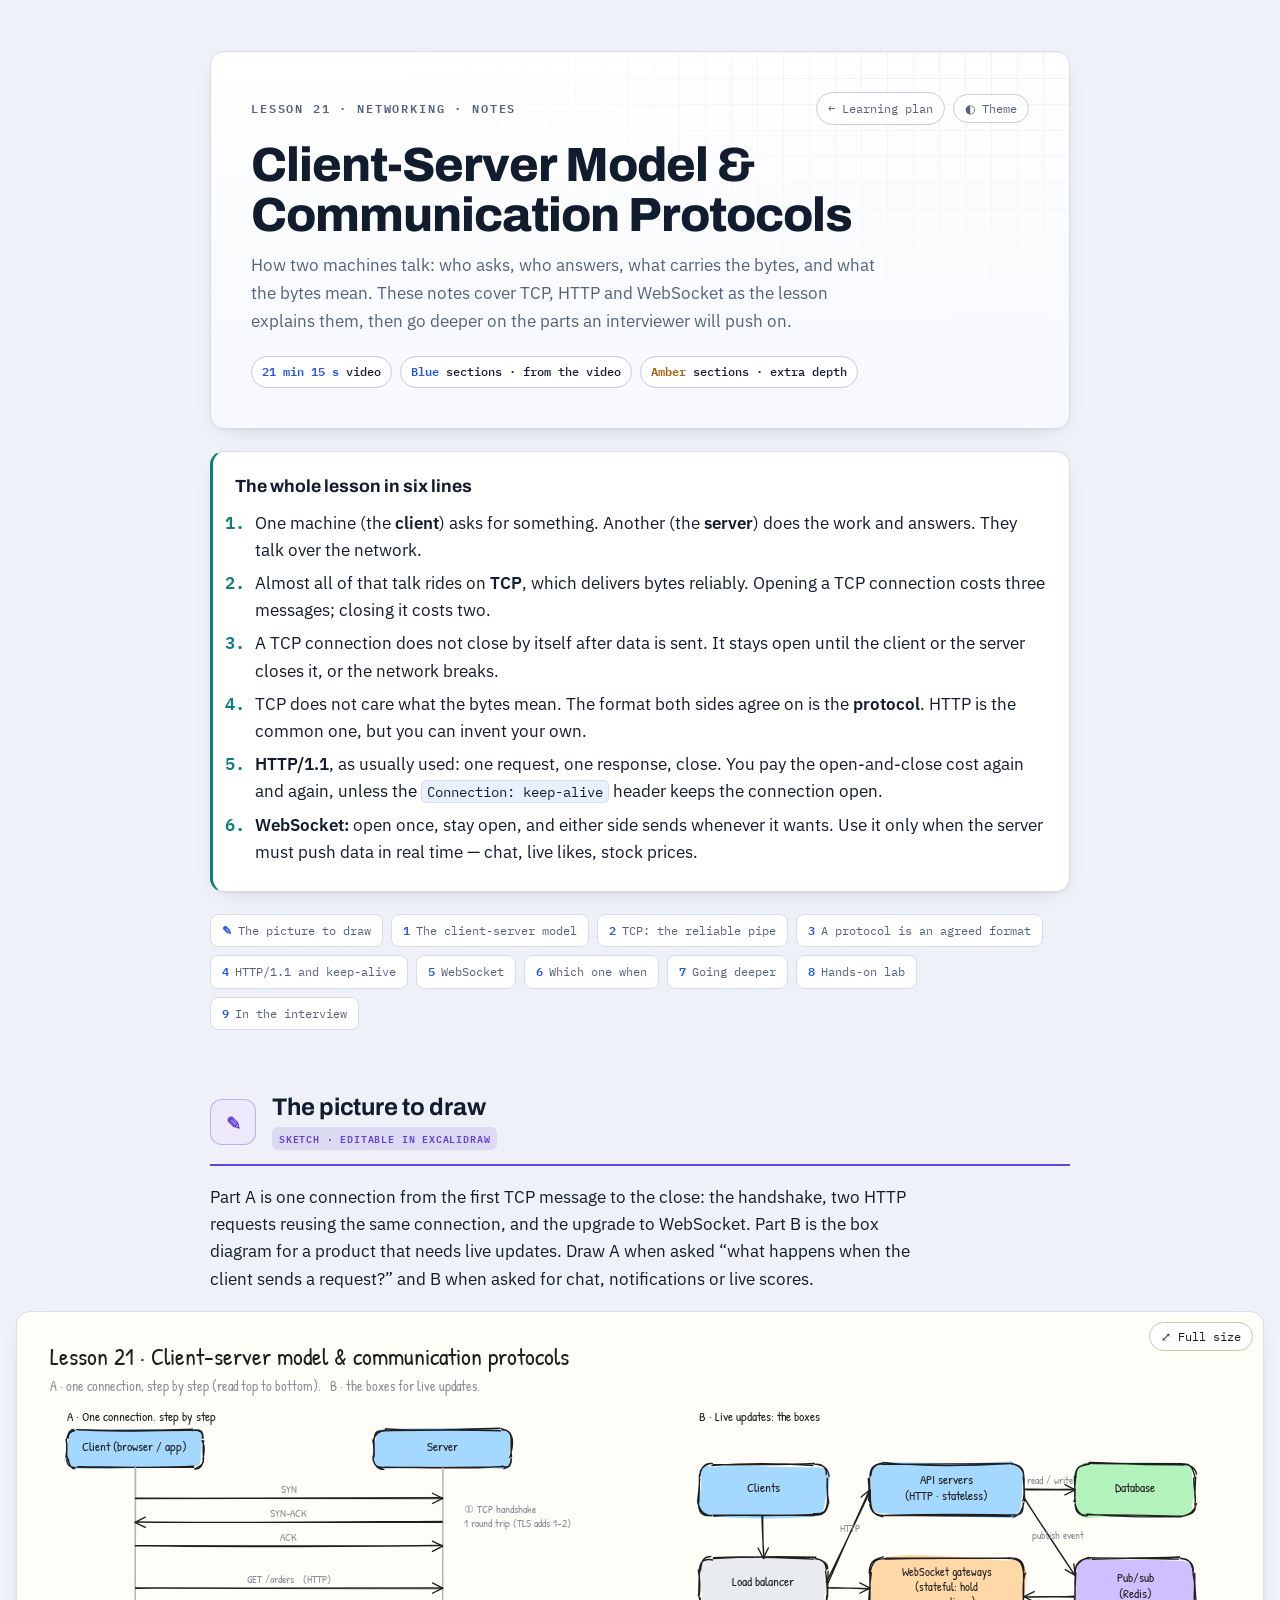
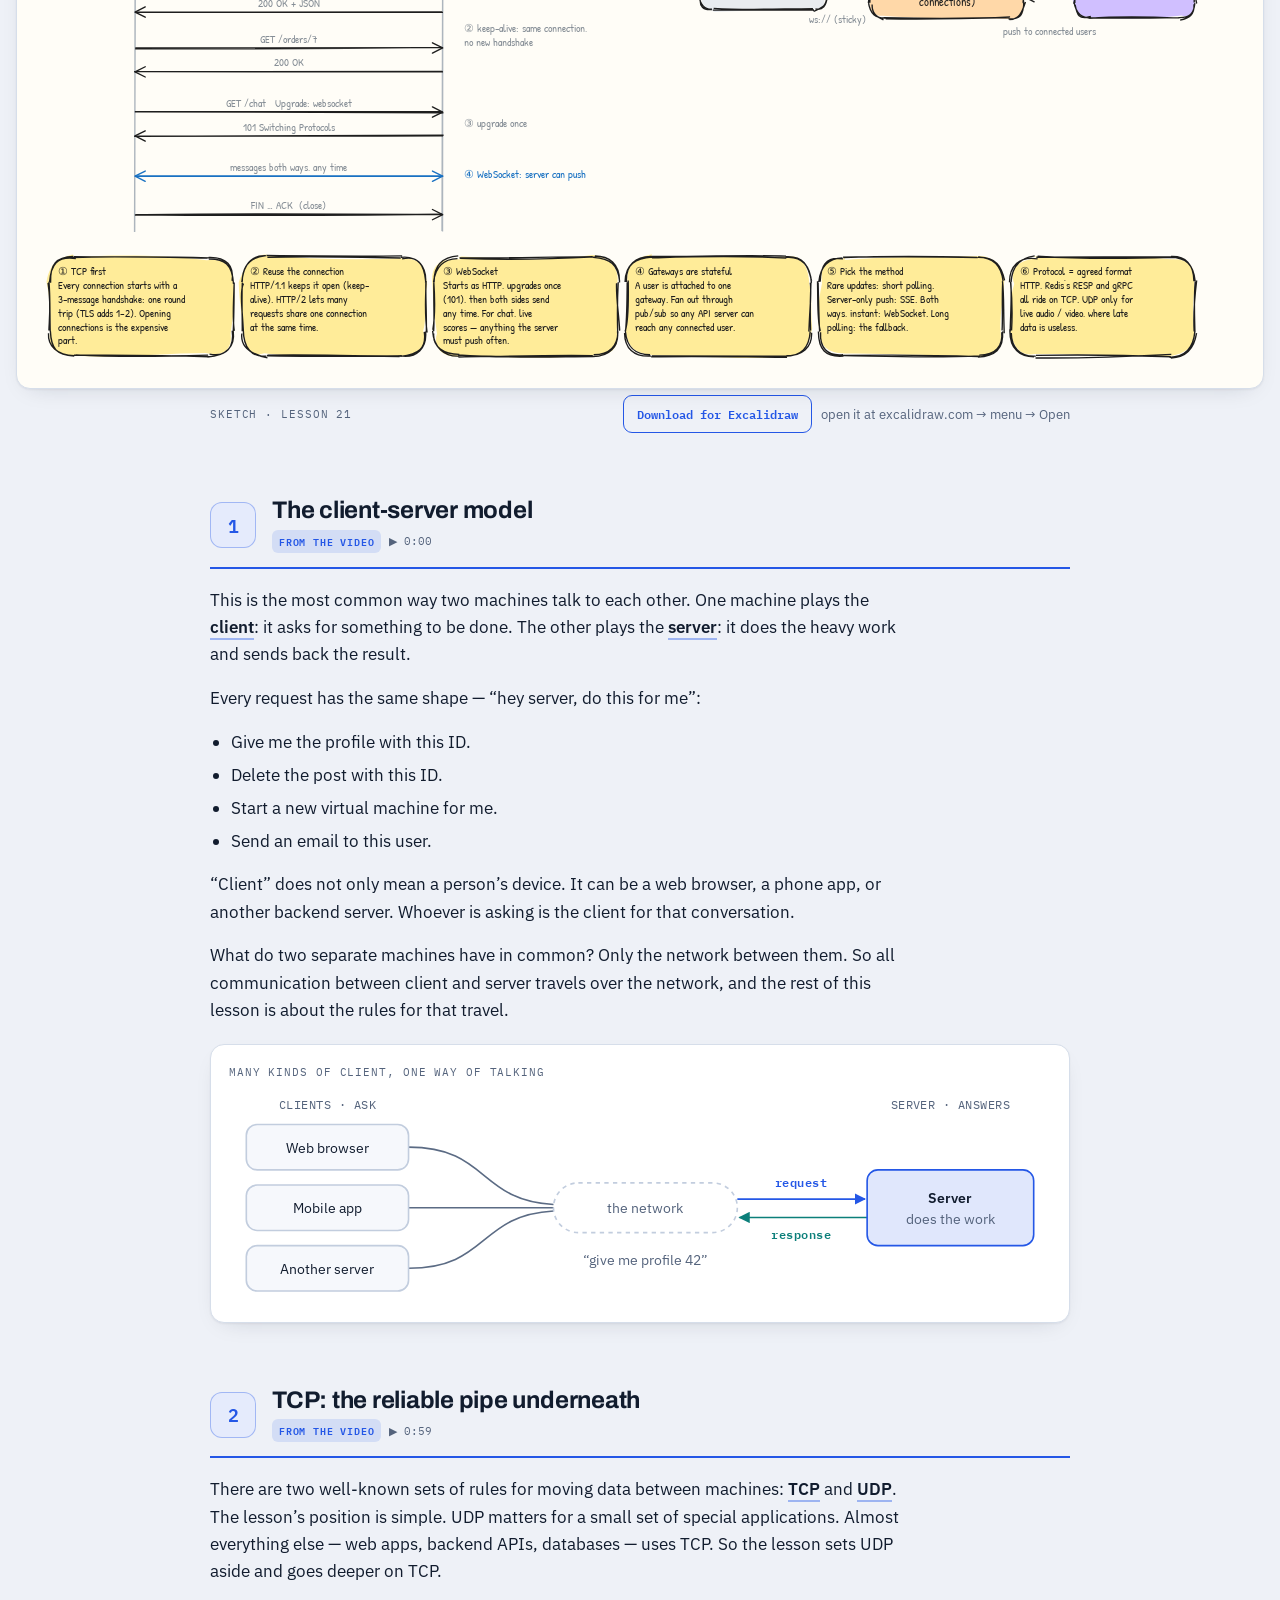
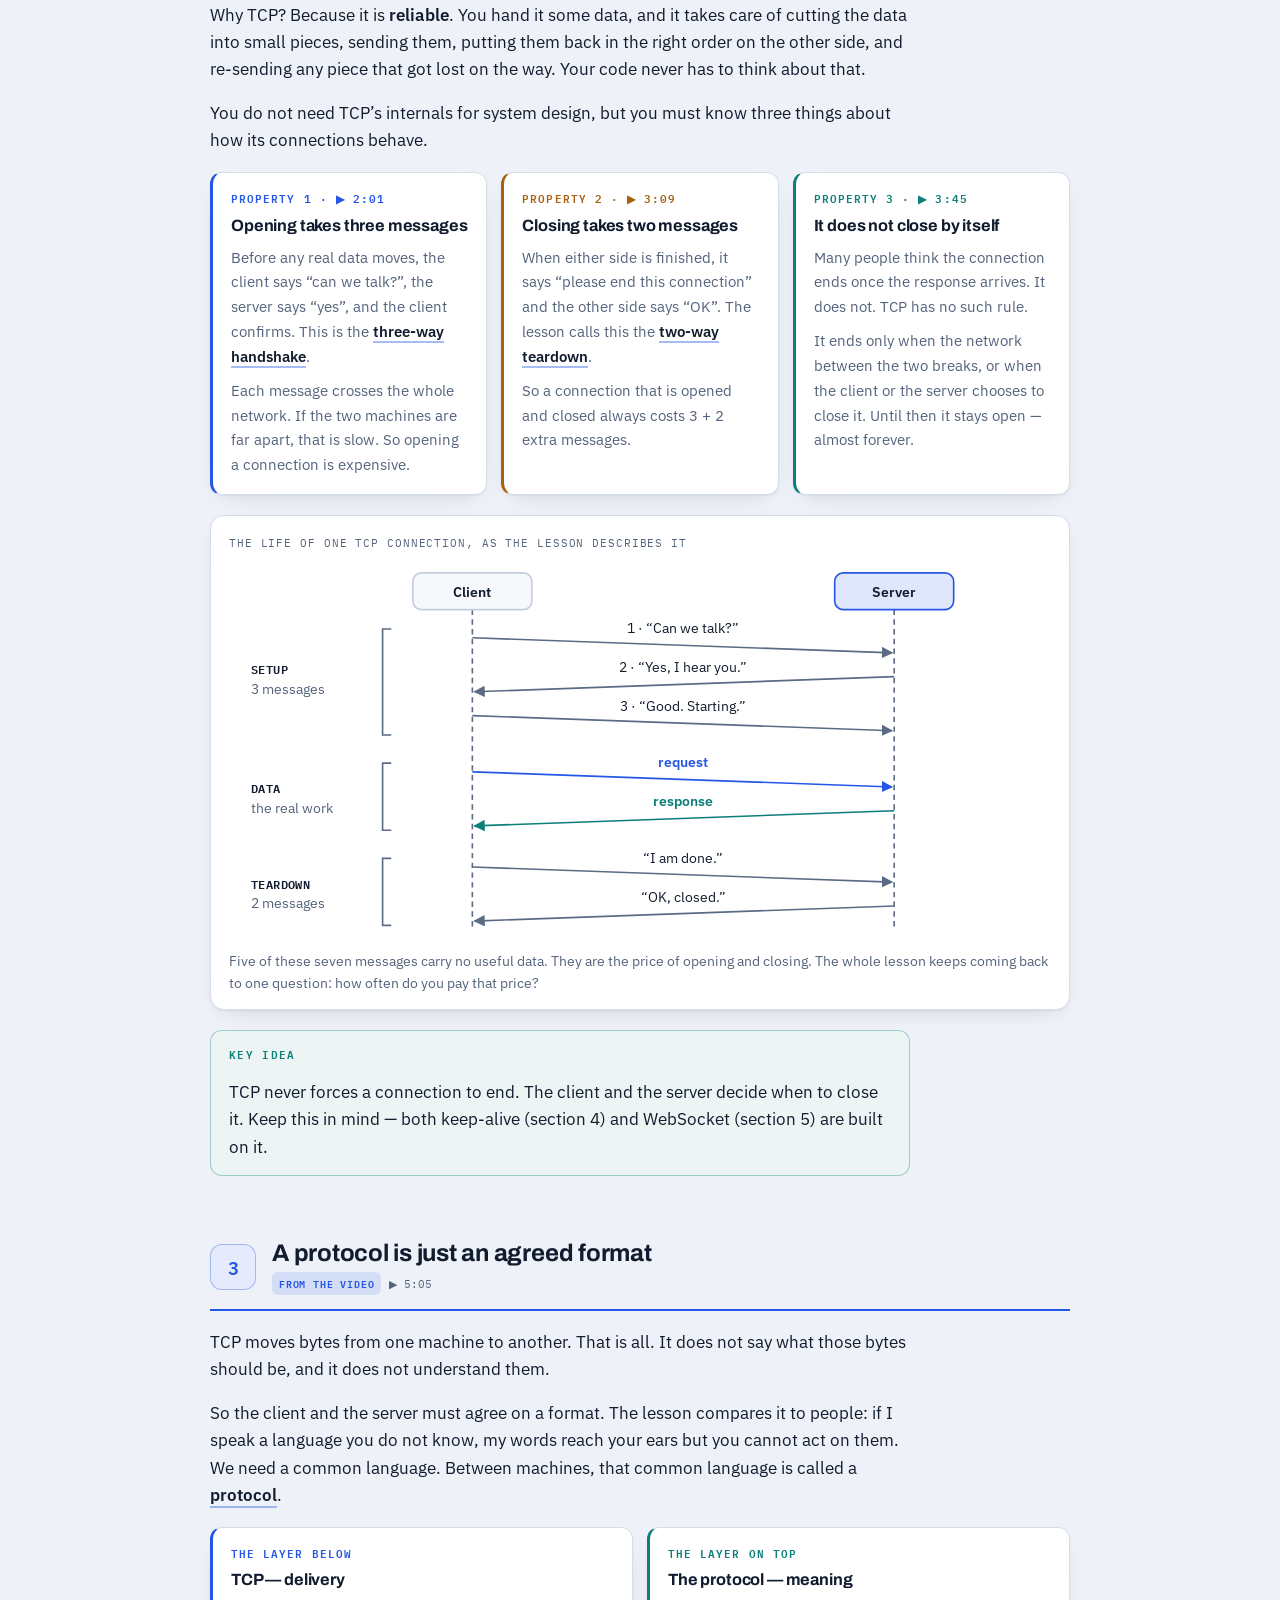
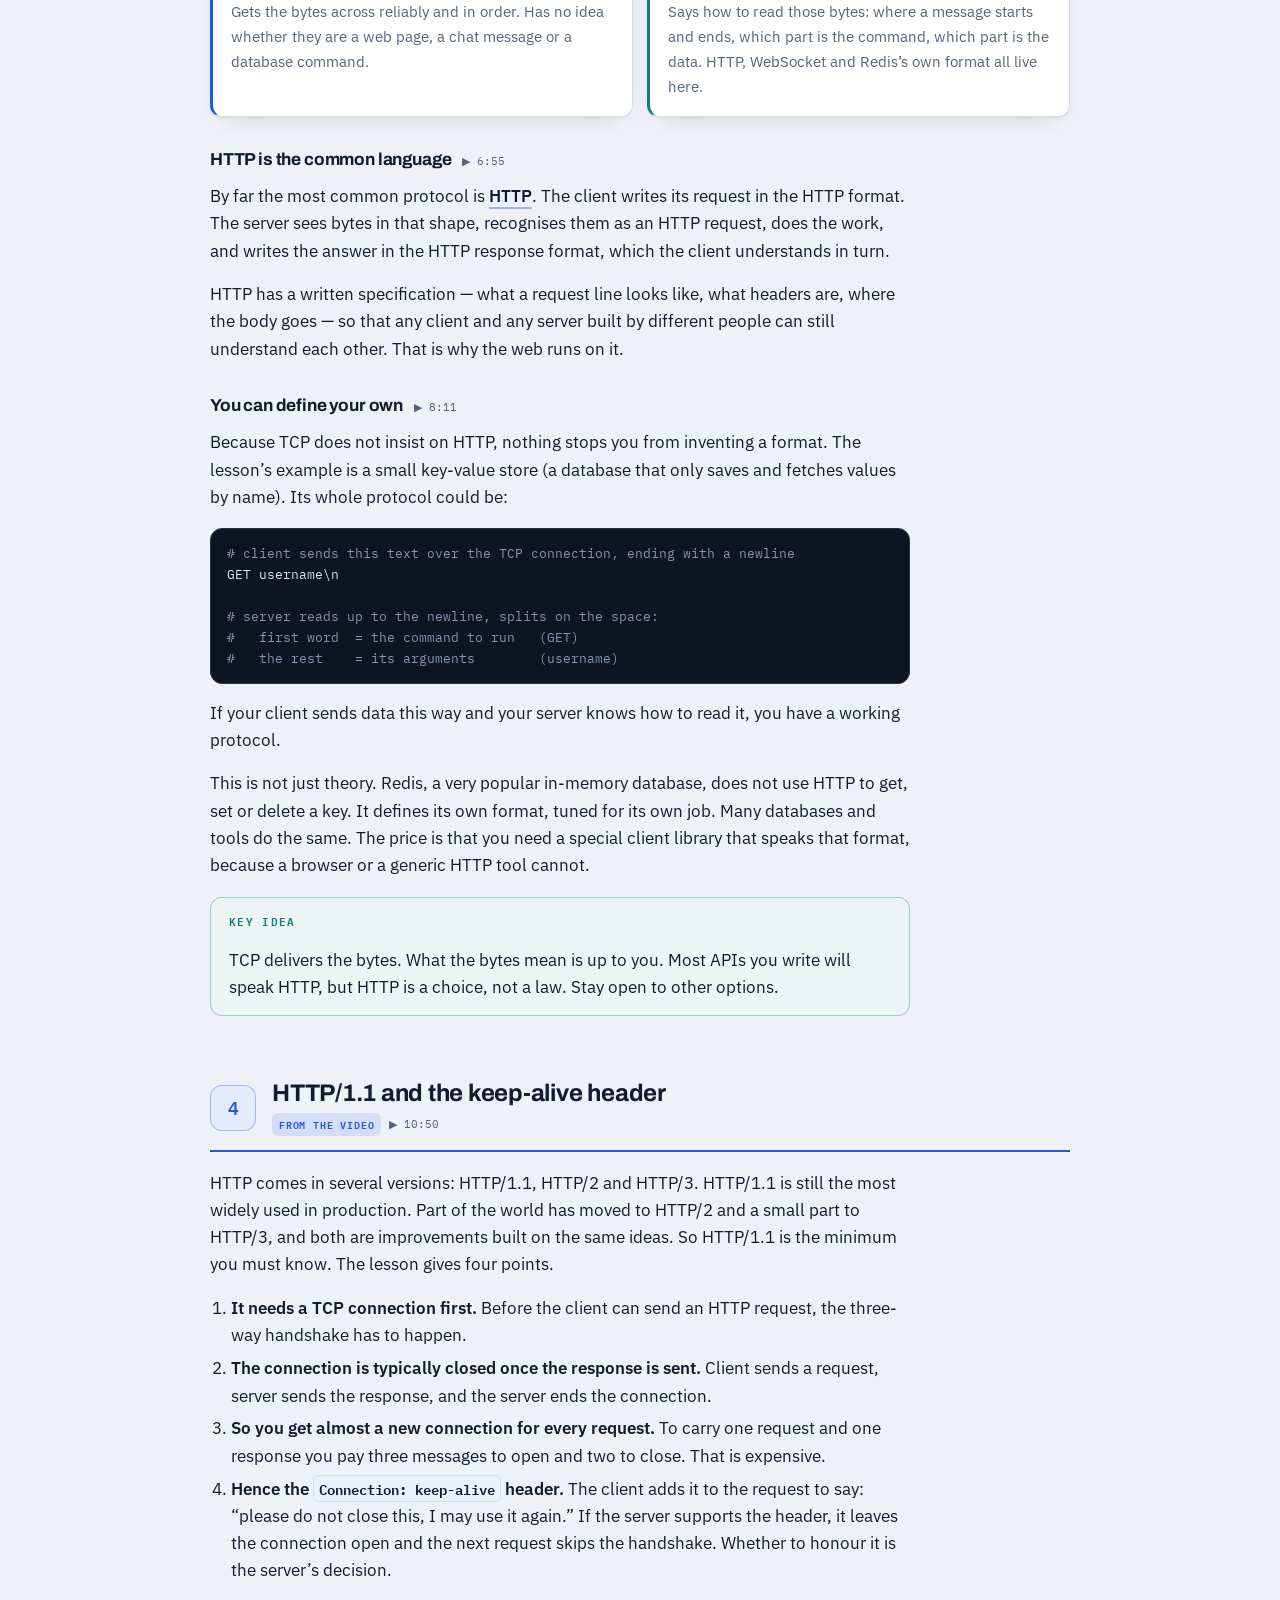
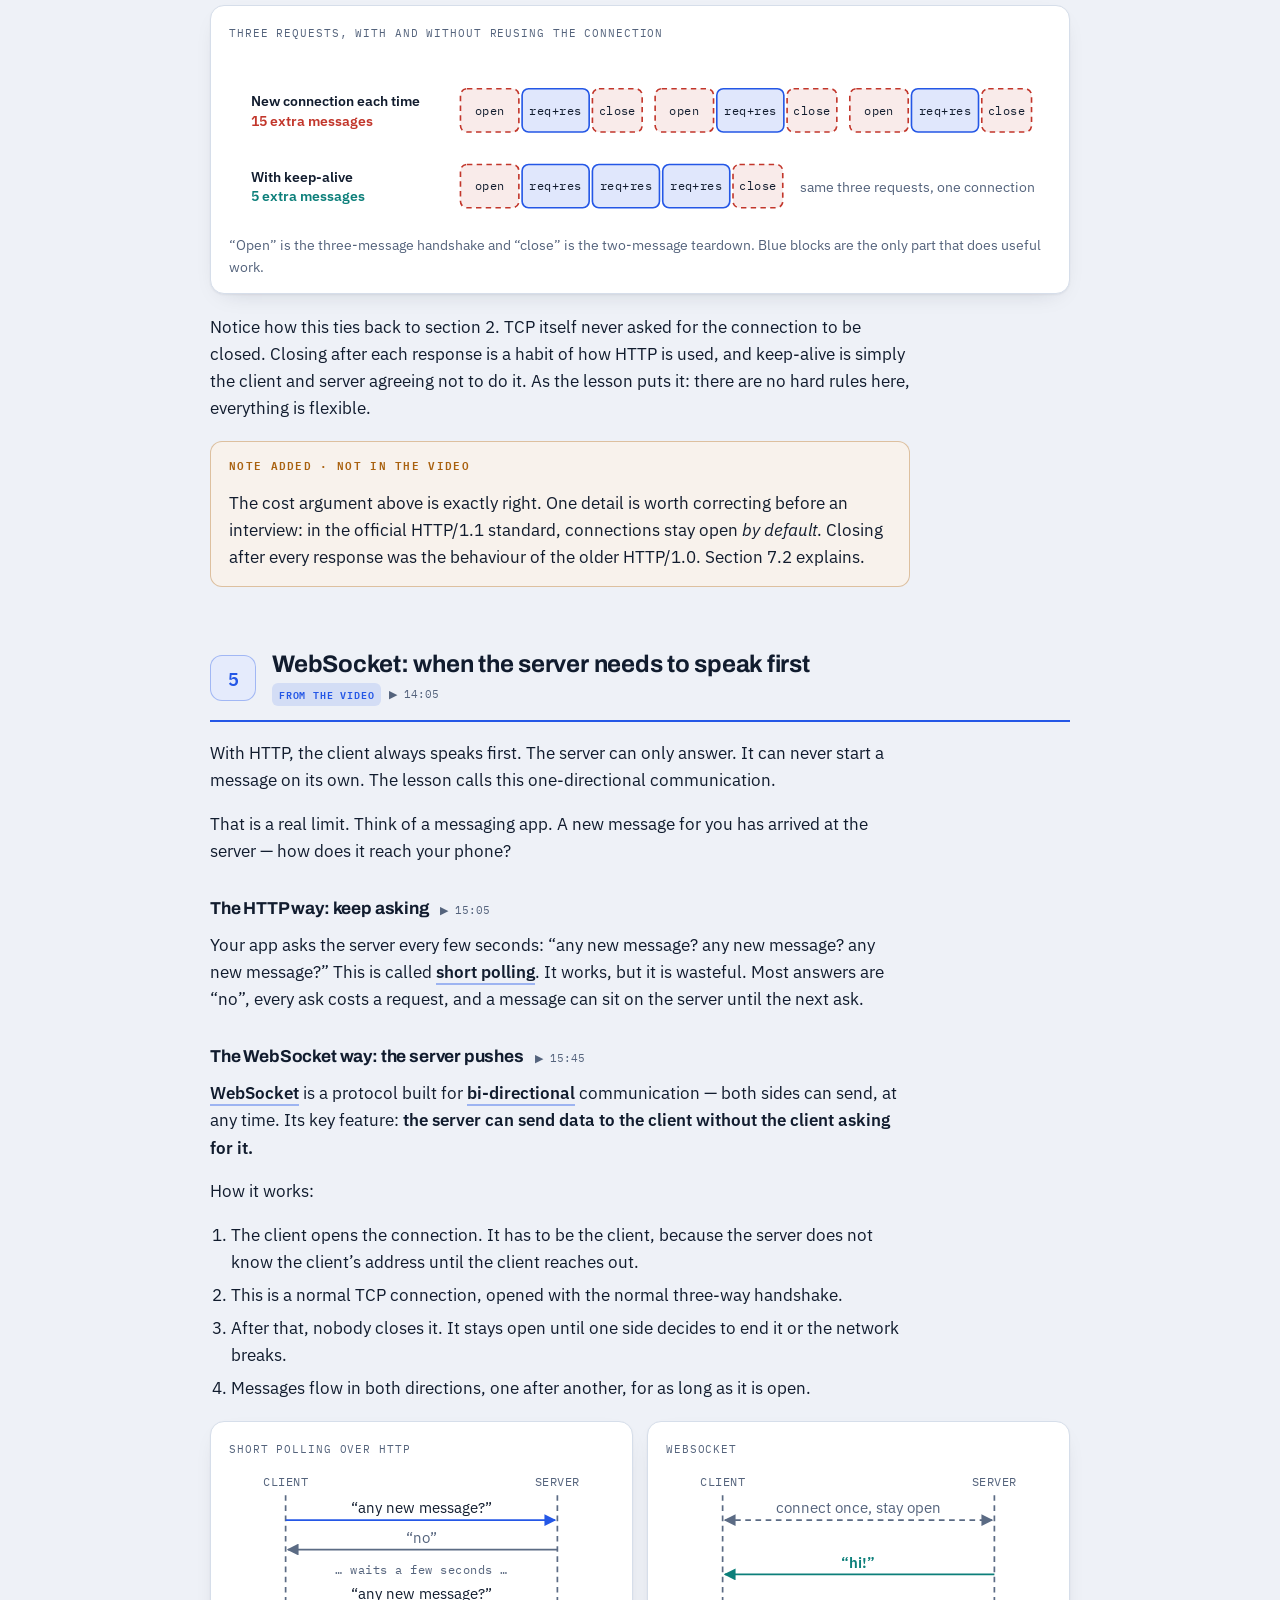
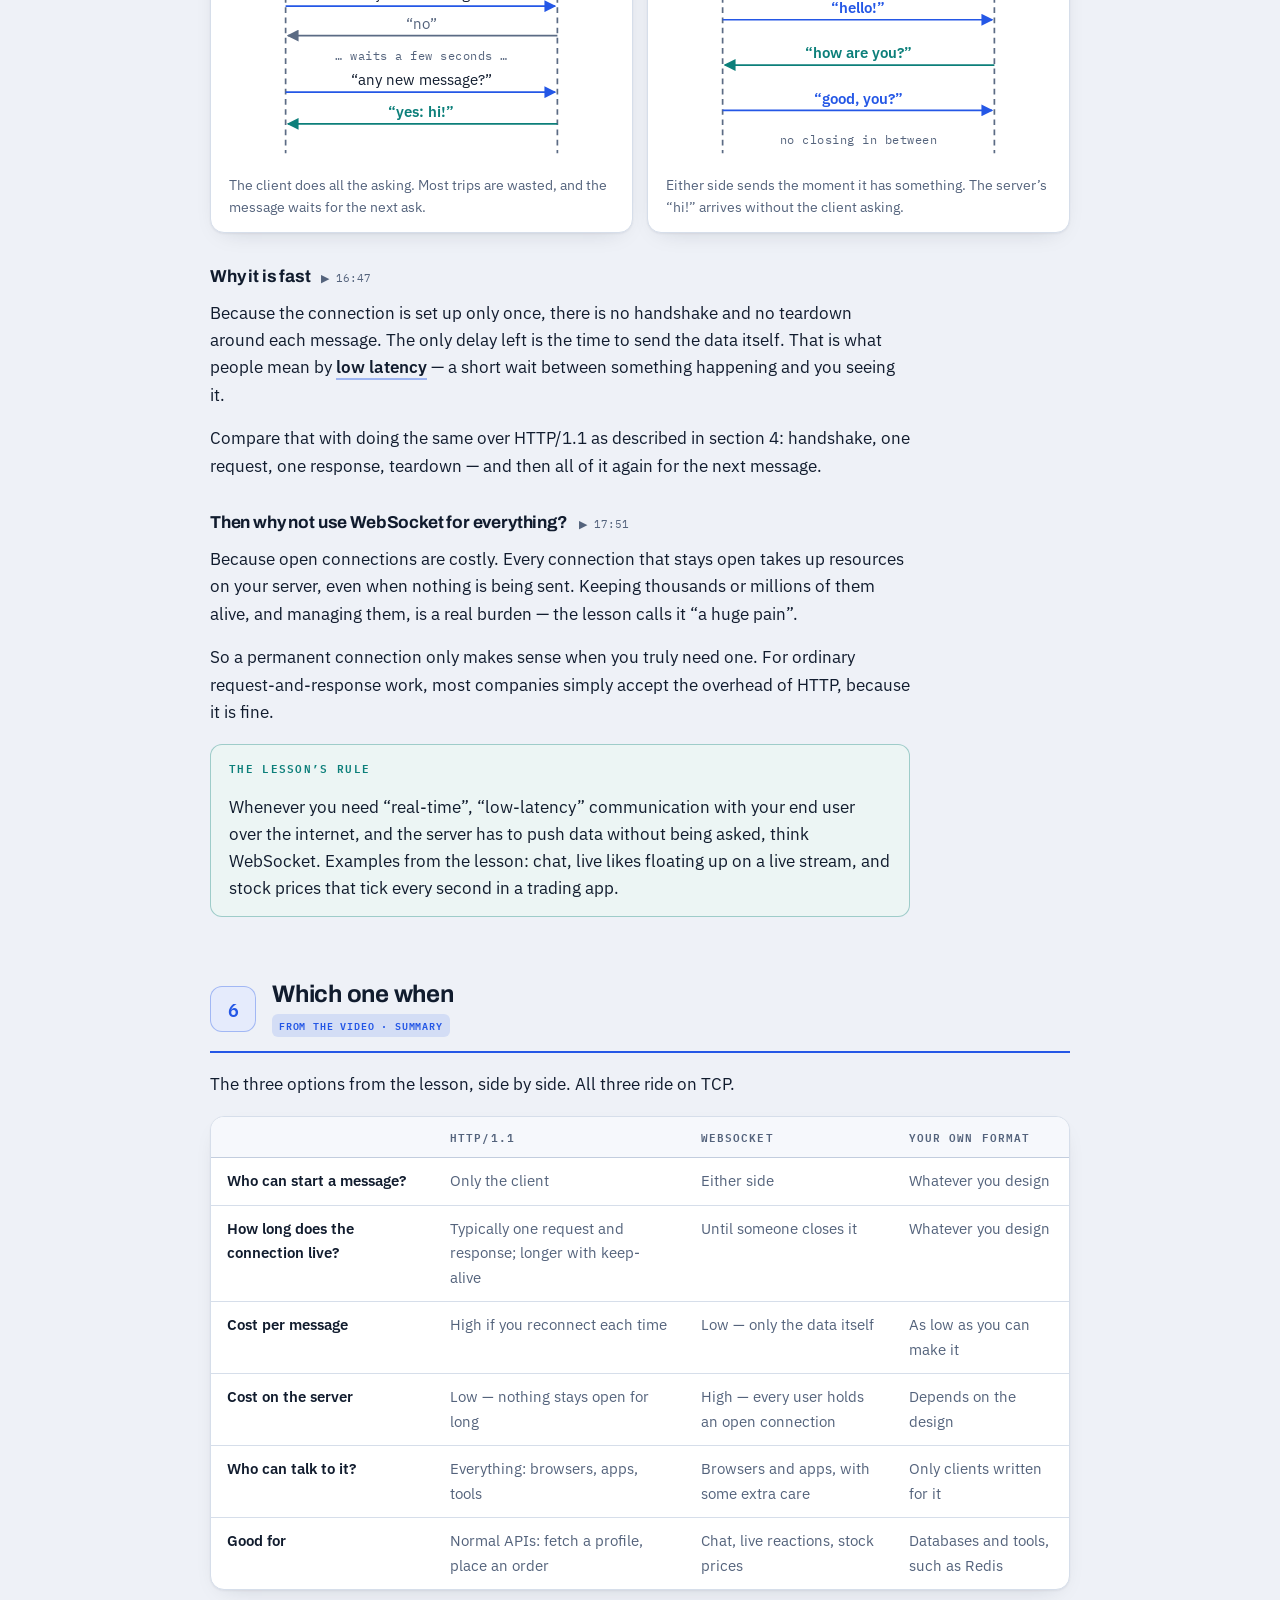
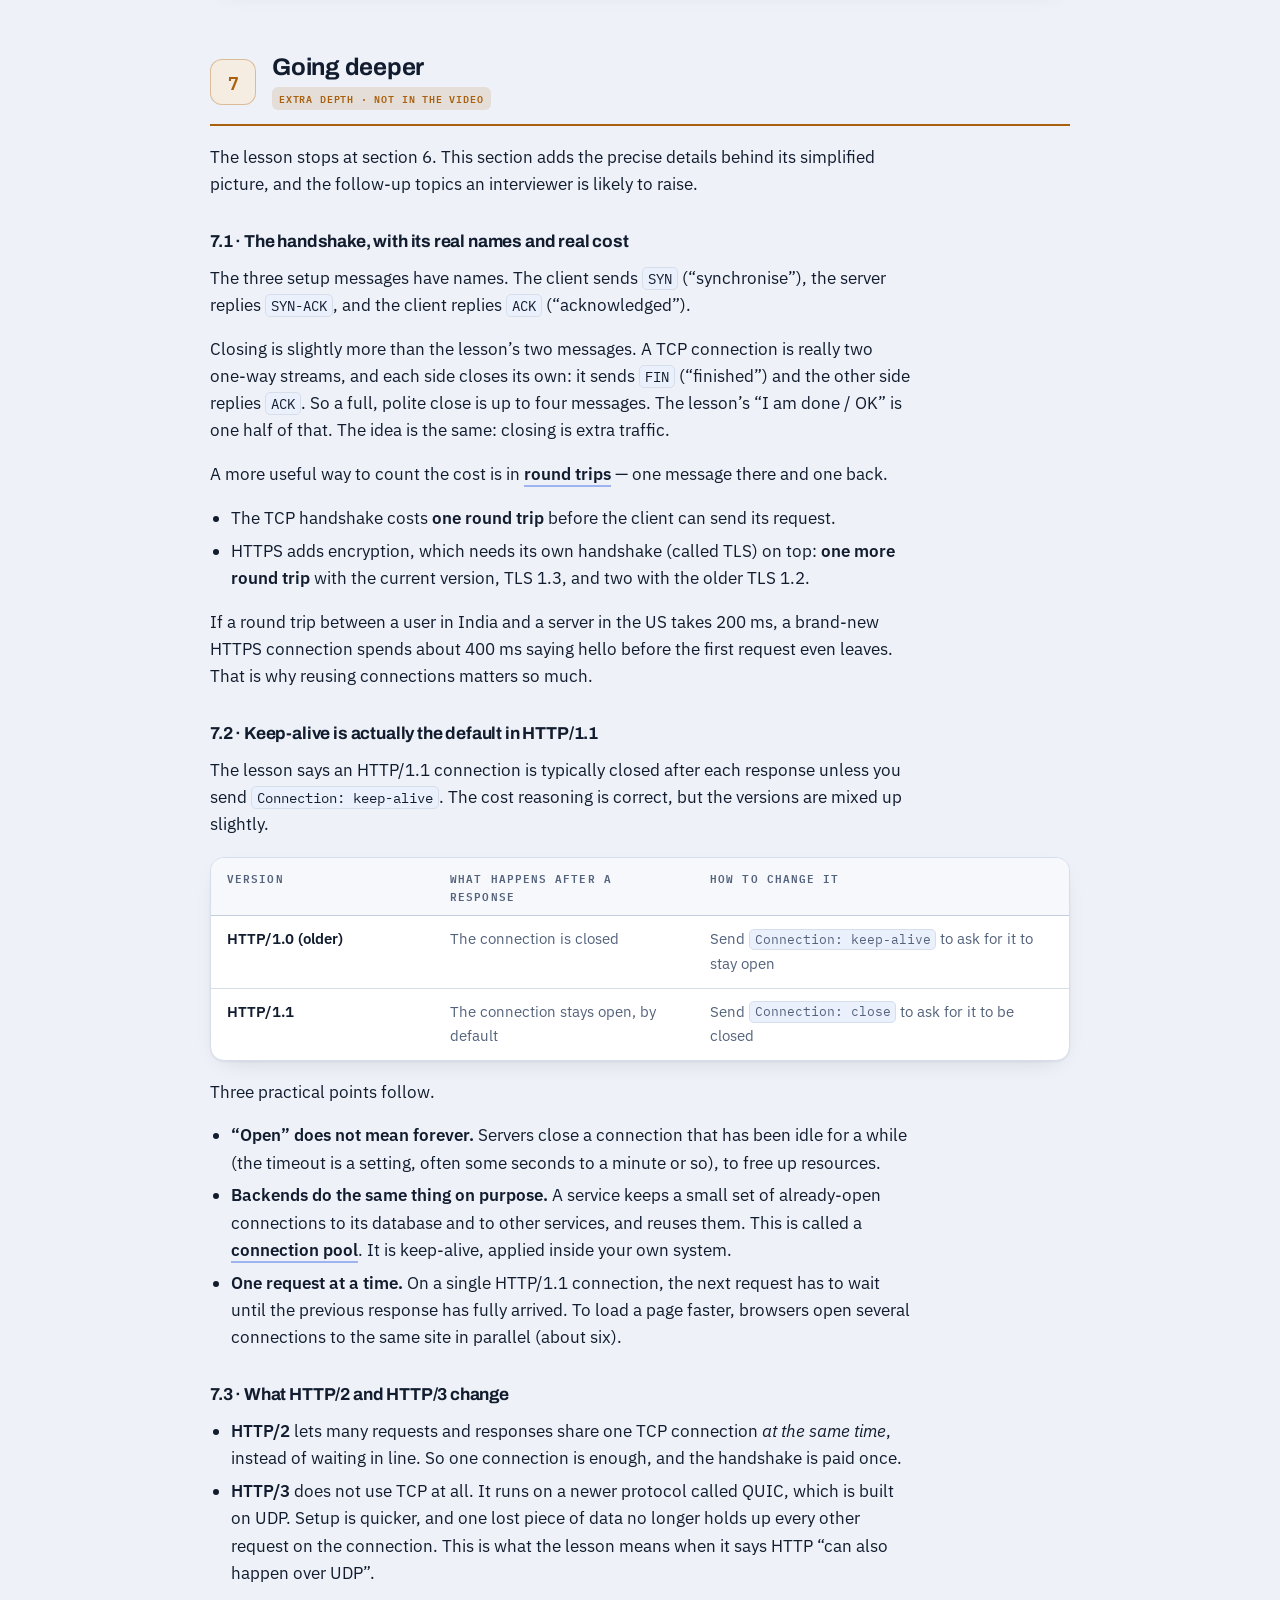
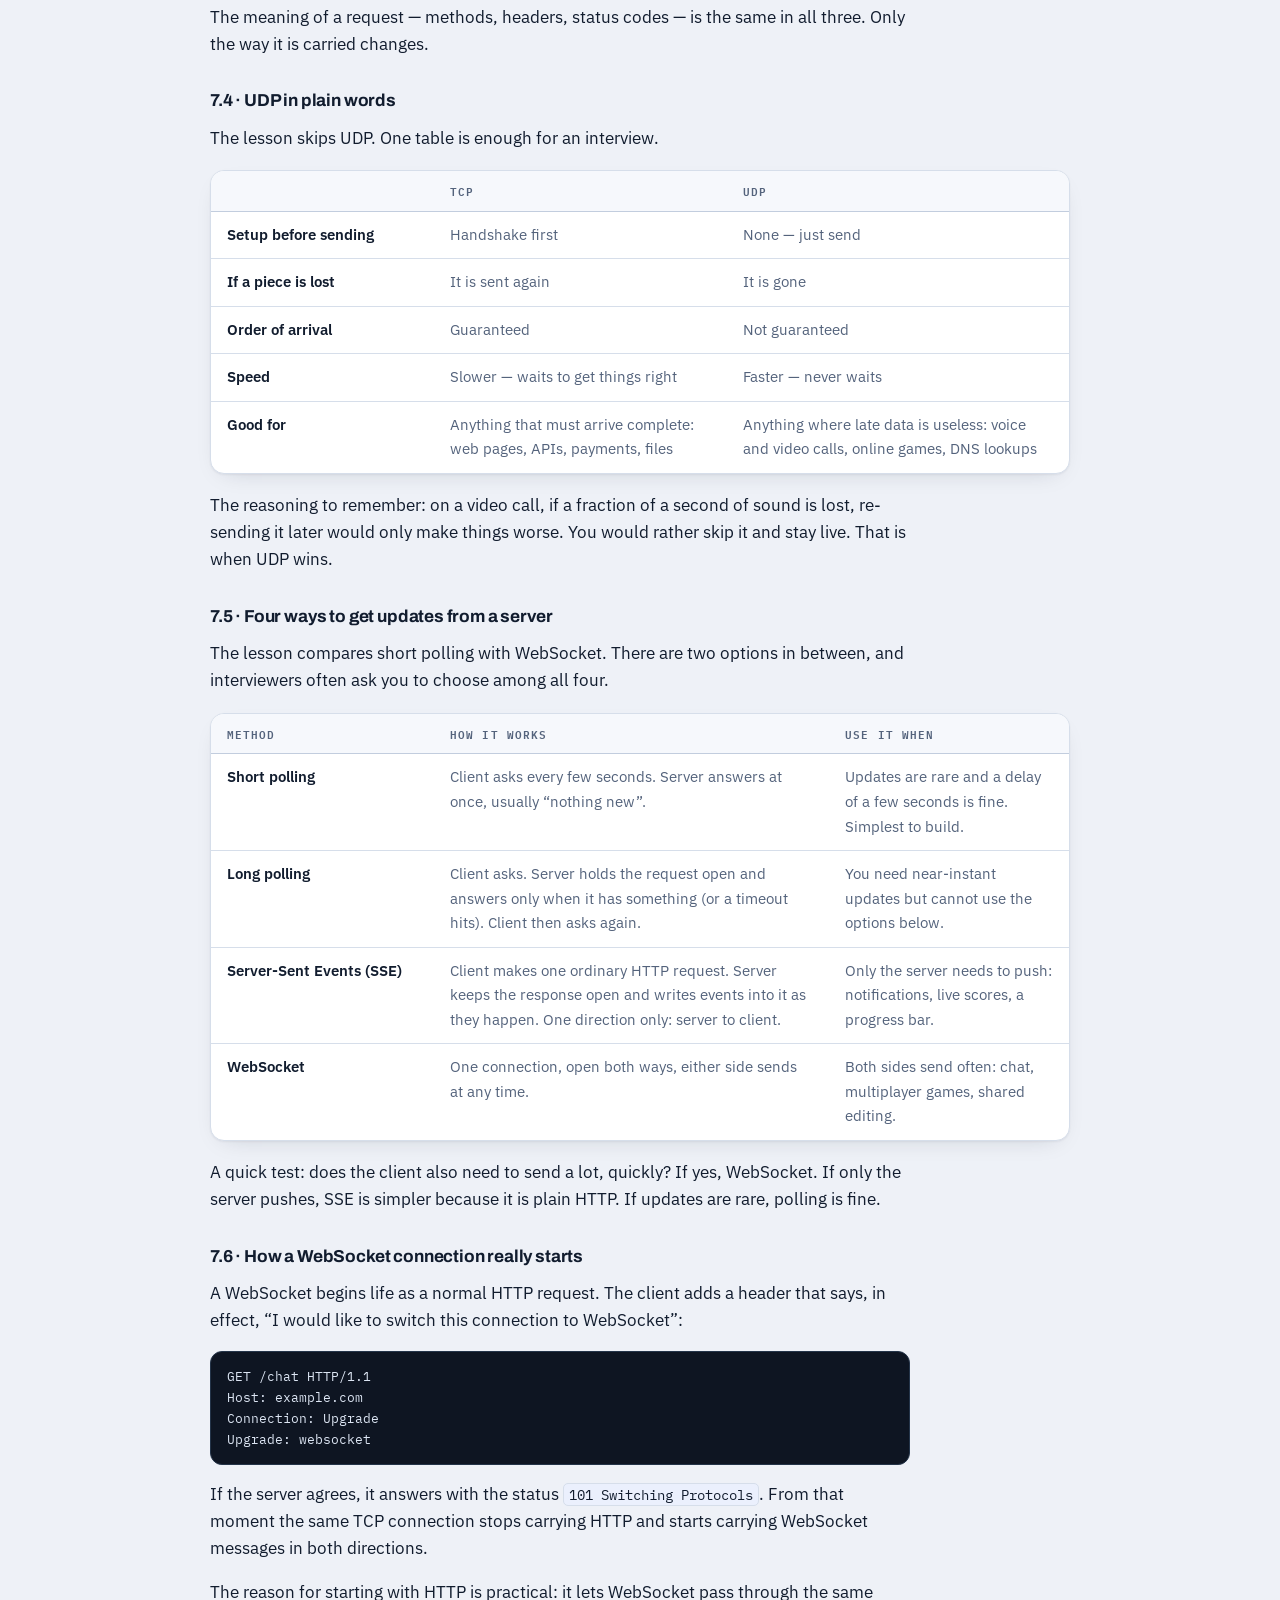
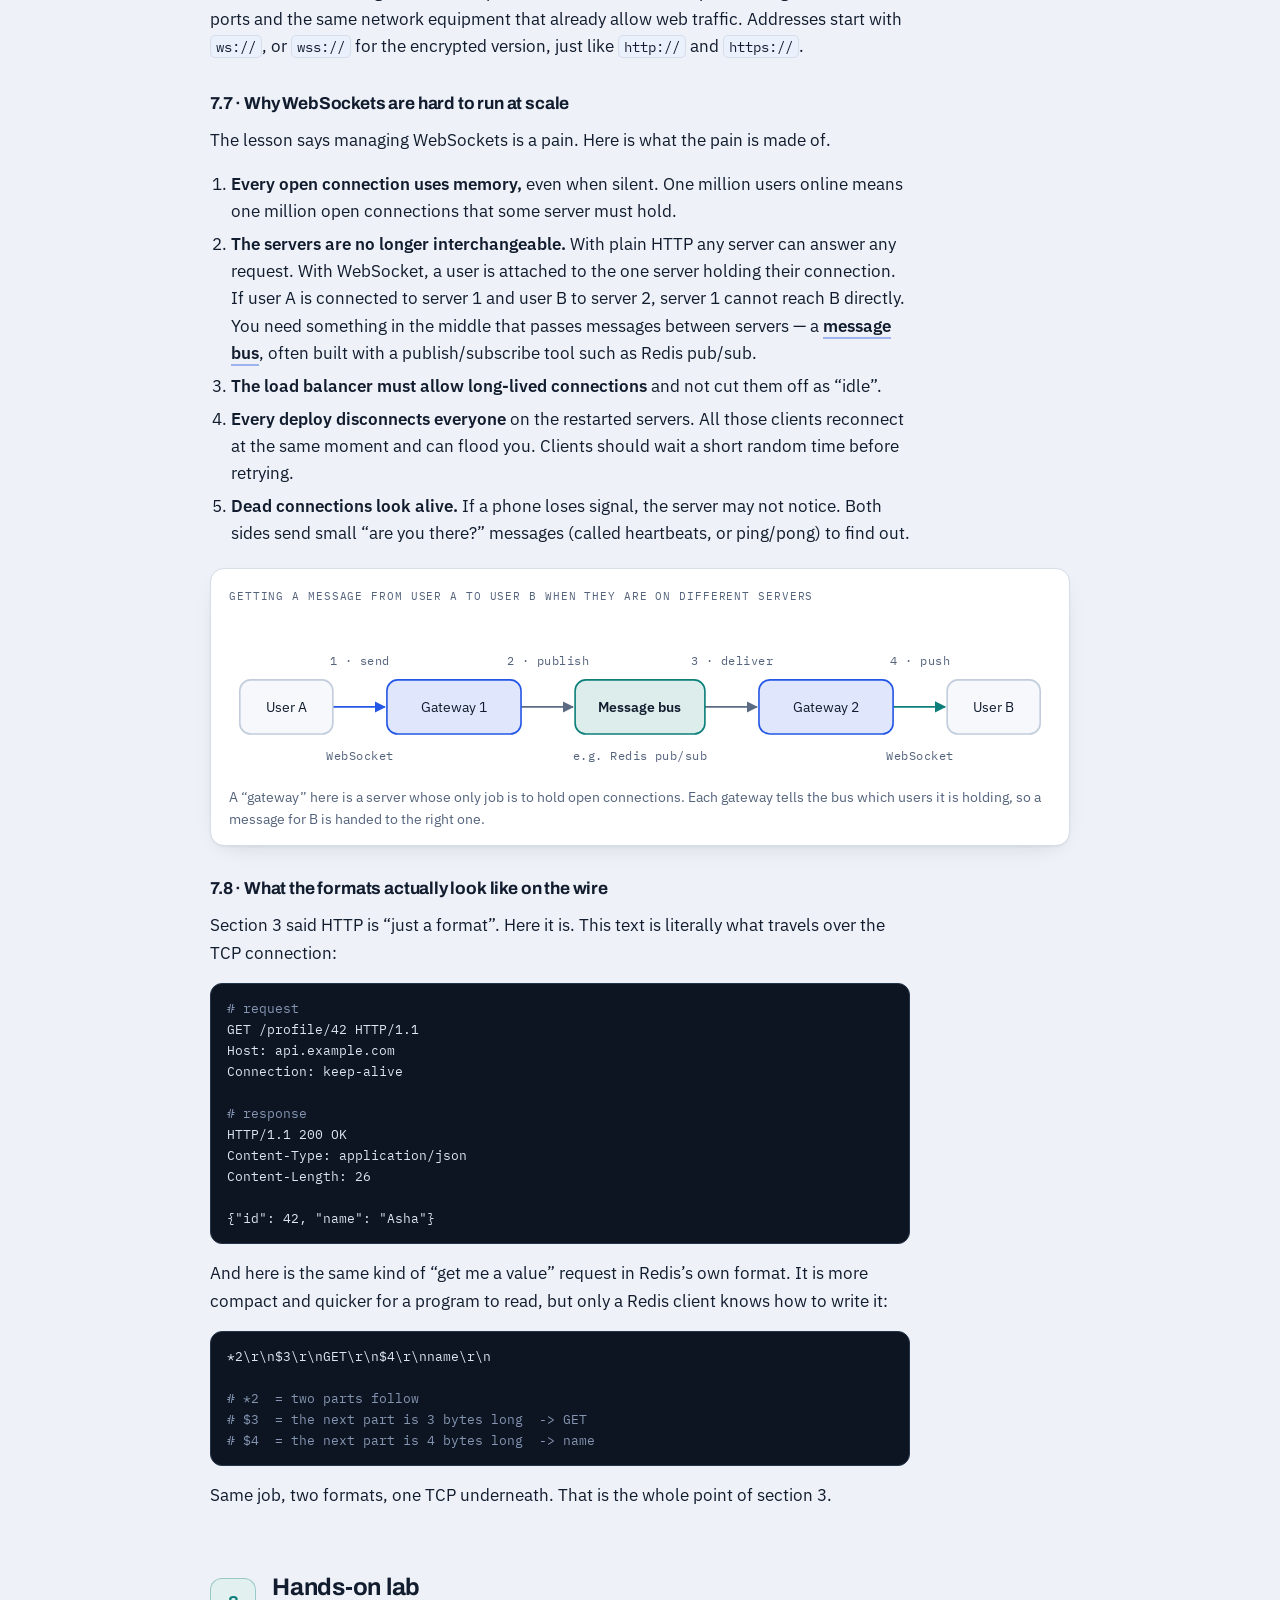
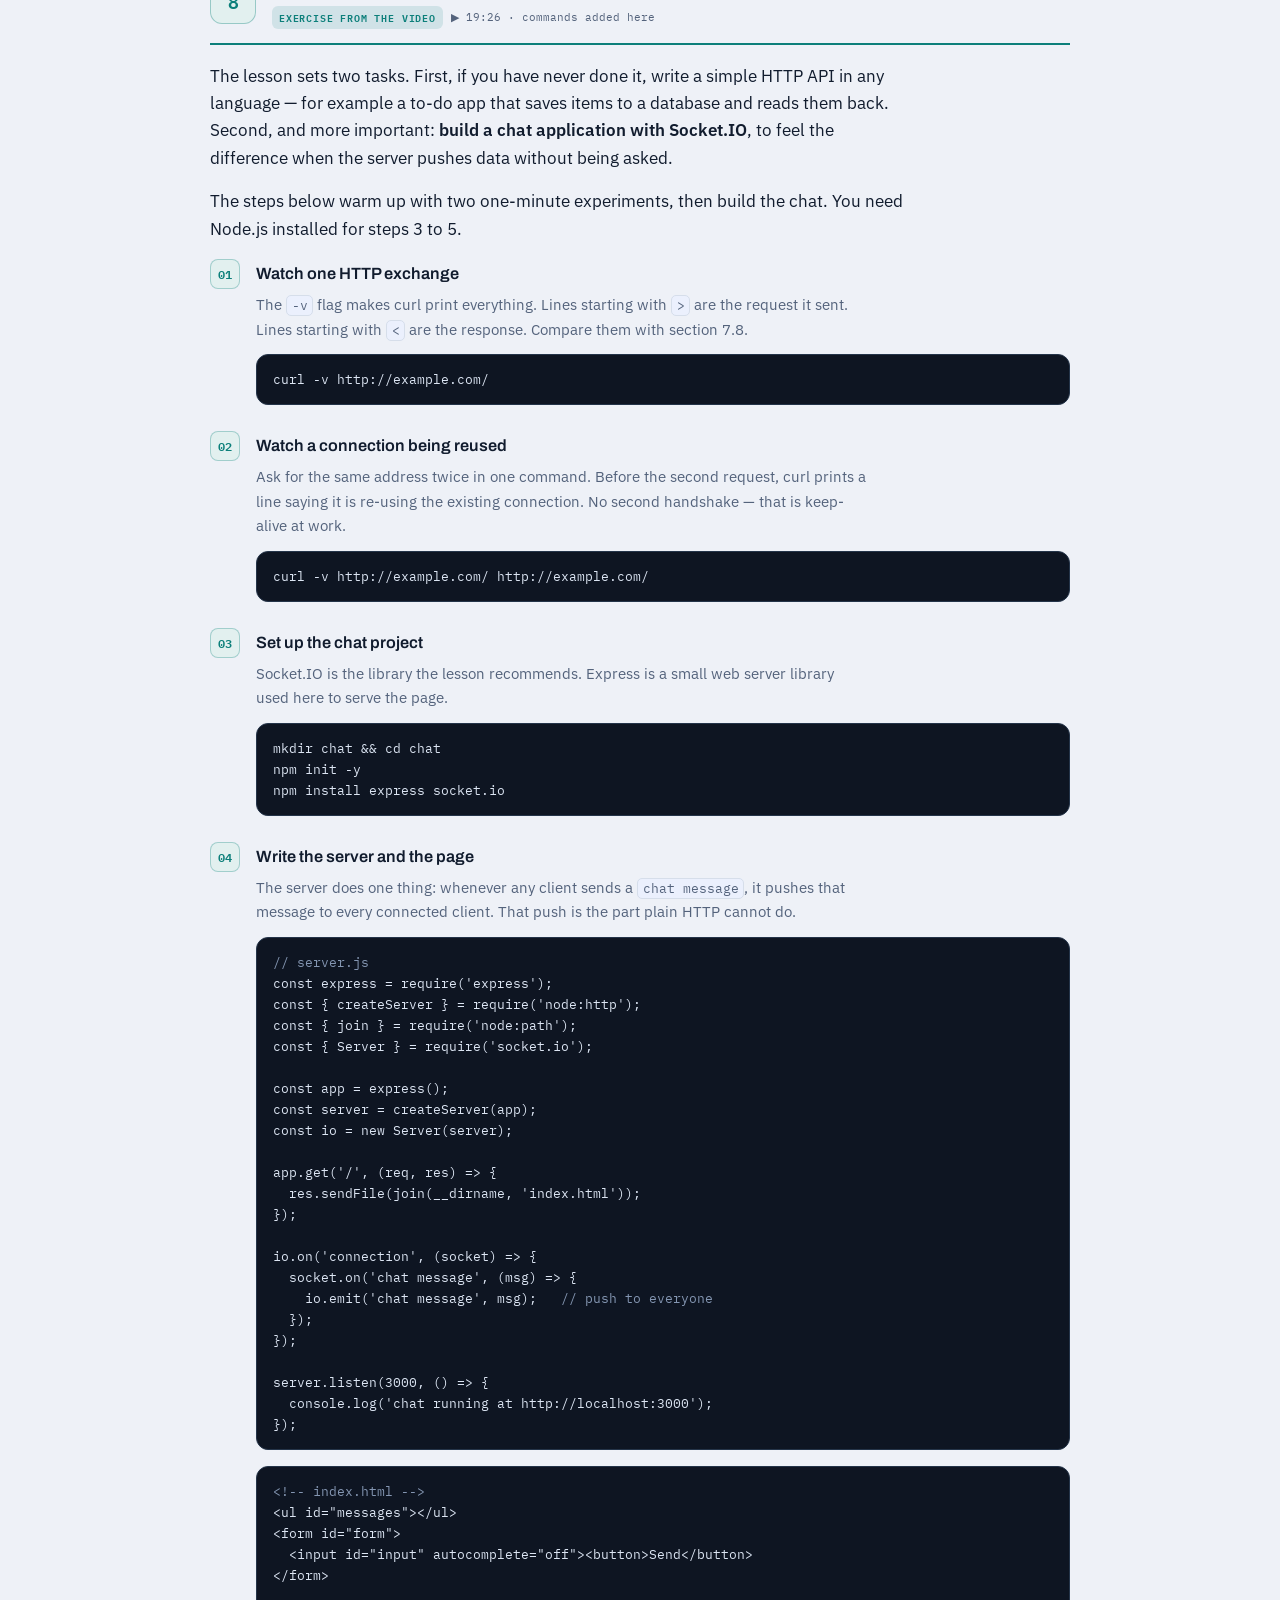
<file: notes/21-client-server-protocols.html>
<!DOCTYPE html>
<html lang="en">
<head>
<meta charset="utf-8">
<meta name="viewport" content="width=device-width, initial-scale=1">
<title>Client-Server Model &amp; Communication Protocols — notes</title>
<link rel="preconnect" href="https://fonts.googleapis.com">
<link rel="preconnect" href="https://fonts.gstatic.com" crossorigin>
<link href="https://fonts.googleapis.com/css2?family=Archivo:wght@600;700;800&family=IBM+Plex+Mono:wght@400;500;600&family=IBM+Plex+Sans:wght@400;500;600&family=Patrick+Hand&display=swap" rel="stylesheet">
<link rel="stylesheet" href="../css/notes.css">
<style>
  /* page-specific: a note inside a blue section that is not from the video */
  .callout.added{--c:var(--amber)}
  .prose pre{max-width:100%}
</style>
</head>
<body>

<!-- arrowheads shared by every diagram on the page -->
<svg class="dia" width="0" height="0" style="position:absolute" aria-hidden="true" focusable="false">
  <defs>
    <marker id="ah" viewBox="0 0 10 10" refX="9" refY="5" markerWidth="7" markerHeight="7" orient="auto-start-reverse"><path class="head" d="M0 0L10 5L0 10z"/></marker>
    <marker id="ah-teal" viewBox="0 0 10 10" refX="9" refY="5" markerWidth="7" markerHeight="7" orient="auto-start-reverse"><path class="head teal" d="M0 0L10 5L0 10z"/></marker>
    <marker id="ah-red" viewBox="0 0 10 10" refX="9" refY="5" markerWidth="7" markerHeight="7" orient="auto-start-reverse"><path class="head red" d="M0 0L10 5L0 10z"/></marker>
    <marker id="ah-accent" viewBox="0 0 10 10" refX="9" refY="5" markerWidth="7" markerHeight="7" orient="auto-start-reverse"><path class="head accent" d="M0 0L10 5L0 10z"/></marker>
  </defs>
</svg>

<div class="wrap">

  <header class="hero">
    <div class="topbar">
      <p class="eyebrow">Lesson 21 · Networking · Notes</p>
      <div class="topbar-right">
        <a class="back" href="../index.html">← Learning plan</a>
        <button class="toggle" id="themeBtn" type="button">◐ Theme</button>
      </div>
    </div>
    <h1>Client-Server Model &amp; Communication Protocols</h1>
    <p class="lede">How two machines talk: who asks, who answers, what carries the bytes, and what the bytes mean. These notes cover TCP, HTTP and WebSocket as the lesson explains them, then go deeper on the parts an interviewer will push on.</p>
    <div class="chips">
      <span class="chip"><b>21 min 15 s</b> video</span>
      <span class="chip"><b>Blue</b> sections · from the video</span>
      <span class="chip"><b style="color:var(--amber)">Amber</b> sections · extra depth</span>
    </div>
  </header>

  <div class="tldr">
    <h2>The whole lesson in six lines</h2>
    <ol>
      <li>One machine (the <strong>client</strong>) asks for something. Another (the <strong>server</strong>) does the work and answers. They talk over the network.</li>
      <li>Almost all of that talk rides on <strong>TCP</strong>, which delivers bytes reliably. Opening a TCP connection costs three messages; closing it costs two.</li>
      <li>A TCP connection does not close by itself after data is sent. It stays open until the client or the server closes it, or the network breaks.</li>
      <li>TCP does not care what the bytes mean. The format both sides agree on is the <strong>protocol</strong>. HTTP is the common one, but you can invent your own.</li>
      <li><strong>HTTP/1.1</strong>, as usually used: one request, one response, close. You pay the open-and-close cost again and again, unless the <code>Connection: keep-alive</code> header keeps the connection open.</li>
      <li><strong>WebSocket:</strong> open once, stay open, and either side sends whenever it wants. Use it only when the server must push data in real time — chat, live likes, stock prices.</li>
    </ol>
  </div>

  <ul class="toc" aria-label="Contents">
    <li><a href="#sketch"><b>✎</b>The picture to draw</a></li>
    <li><a href="#model"><b>1</b>The client-server model</a></li>
    <li><a href="#tcp"><b>2</b>TCP: the reliable pipe</a></li>
    <li><a href="#protocol"><b>3</b>A protocol is an agreed format</a></li>
    <li><a href="#http"><b>4</b>HTTP/1.1 and keep-alive</a></li>
    <li><a href="#websocket"><b>5</b>WebSocket</a></li>
    <li><a href="#pick"><b>6</b>Which one when</a></li>
    <li><a href="#deeper"><b>7</b>Going deeper</a></li>
    <li><a href="#lab"><b>8</b>Hands-on lab</a></li>
    <li><a href="#interview"><b>9</b>In the interview</a></li>
  </ul>

  <section id="sketch" class="sketch-sec">
    <div class="sec-head">
      <span class="sec-num">✎</span>
      <div>
        <h2>The picture to draw</h2>
        <div class="sec-meta"><span class="badge">Sketch · editable in Excalidraw</span></div>
      </div>
    </div>
    <div class="prose">
      <p>Part A is one connection from the first TCP message to the close: the handshake, two HTTP requests reusing the same connection, and the upgrade to WebSocket. Part B is the box diagram for a product that needs live updates. Draw A when asked “what happens when the client sends a request?” and B when asked for chat, notifications or live scores.</p>
    </div>
    <div class="paper"><button class="zoom-btn" type="button" data-zoom>⤢ Full size</button><div class="paper-scroll"><svg class="sketch" data-sketch="sk" role="img" aria-label="Part A: a sequence between client and server showing the TCP handshake, two HTTP requests on one kept-alive connection, the WebSocket upgrade and two-way messages. Part B: clients, load balancer, stateless API servers, stateful WebSocket gateways, a database and a pub/sub service. Notes explain each part."></svg></div></div>
    <p class="paper-foot"><span class="cap">Sketch · lesson 21</span><span><a class="btn ghost" href="../diagrams/21-client-server-protocols.excalidraw" download>Download for Excalidraw</a> &nbsp; open it at excalidraw.com → menu → Open</span></p>
    <script type="application/json" id="sk" data-sketch-src="diagrams/21-client-server-protocols.excalidraw">{"elements":[{"id":"e270a6ab9","type":"text","x":0,"y":0,"width":877.8000000000001,"height":35.0,"angle":0,"strokeColor":"#1e1e1e","backgroundColor":"transparent","fillStyle":"solid","strokeWidth":2,"strokeStyle":"solid","roughness":1,"opacity":100,"groupIds":[],"frameId":null,"roundness":null,"seed":1140498159,"version":1,"versionNonce":1631010082,"isDeleted":false,"boundElements":[],"updated":1791906203453,"link":null,"locked":false,"text":"Lesson 21 · Client-server model & communication protocols","originalText":"Lesson 21 · Client-server model & communication protocols","fontSize":28,"fontFamily":5,"textAlign":"left","verticalAlign":"top","containerId":null,"lineHeight":1.25,"autoResize":true},{"id":"e1a59ffb1","type":"text","x":0,"y":42,"width":774.4000000000001,"height":20.0,"angle":0,"strokeColor":"#868e96","backgroundColor":"transparent","fillStyle":"solid","strokeWidth":2,"strokeStyle":"solid","roughness":1,"opacity":100,"groupIds":[],"frameId":null,"roundness":null,"seed":622686157,"version":1,"versionNonce":957105280,"isDeleted":false,"boundElements":[],"updated":1791906203453,"link":null,"locked":false,"text":"A · one connection, step by step (read top to bottom).   B · the boxes for live updates.","originalText":"A · one connection, step by step (read top to bottom).   B · the boxes for live updates.","fontSize":16,"fontFamily":5,"textAlign":"left","verticalAlign":"top","containerId":null,"lineHeight":1.25,"autoResize":true},{"id":"e4002e73b","type":"text","x":20,"y":78,"width":264.0,"height":18.75,"angle":0,"strokeColor":"#1e1e1e","backgroundColor":"transparent","fillStyle":"solid","strokeWidth":2,"strokeStyle":"solid","roughness":1,"opacity":100,"groupIds":[],"frameId":null,"roundness":null,"seed":1443446602,"version":1,"versionNonce":382037089,"isDeleted":false,"boundElements":[],"updated":1791906203453,"link":null,"locked":false,"text":"A · One connection, step by step","originalText":"A · One connection, step by step","fontSize":15,"fontFamily":5,"textAlign":"left","verticalAlign":"top","containerId":null,"lineHeight":1.25,"autoResize":true},{"id":"e22a07a14","type":"text","x":760,"y":78,"width":222.75000000000003,"height":18.75,"angle":0,"strokeColor":"#1e1e1e","backgroundColor":"transparent","fillStyle":"solid","strokeWidth":2,"strokeStyle":"solid","roughness":1,"opacity":100,"groupIds":[],"frameId":null,"roundness":null,"seed":745179022,"version":1,"versionNonce":1725887396,"isDeleted":false,"boundElements":[],"updated":1791906203453,"link":null,"locked":false,"text":"B · Live updates: the boxes","originalText":"B · Live updates: the boxes","fontSize":15,"fontFamily":5,"textAlign":"left","verticalAlign":"top","containerId":null,"lineHeight":1.25,"autoResize":true},{"id":"e2532b29","type":"rectangle","x":20,"y":100,"width":160,"height":44,"angle":0,"strokeColor":"#1e1e1e","backgroundColor":"#a5d8ff","fillStyle":"solid","strokeWidth":2,"strokeStyle":"solid","roughness":1,"opacity":100,"groupIds":["c"],"frameId":null,"roundness":{"type":3},"seed":2135670316,"version":1,"versionNonce":537834622,"isDeleted":false,"boundElements":[],"updated":1791906203453,"link":null,"locked":false},{"id":"e4bac1a1","type":"text","x":9.249999999999986,"y":112.625,"width":181.50000000000003,"height":18.75,"angle":0,"strokeColor":"#1e1e1e","backgroundColor":"transparent","fillStyle":"solid","strokeWidth":2,"strokeStyle":"solid","roughness":1,"opacity":100,"groupIds":["c"],"frameId":null,"roundness":null,"seed":32955537,"version":1,"versionNonce":39586495,"isDeleted":false,"boundElements":[],"updated":1791906203453,"link":null,"locked":false,"text":"Client (browser / app)","originalText":"Client (browser / app)","fontSize":15,"fontFamily":5,"textAlign":"center","verticalAlign":"top","containerId":null,"lineHeight":1.25,"autoResize":true},{"id":"e5dd593fc","type":"rectangle","x":380,"y":100,"width":160,"height":44,"angle":0,"strokeColor":"#1e1e1e","backgroundColor":"#a5d8ff","fillStyle":"solid","strokeWidth":2,"strokeStyle":"solid","roughness":1,"opacity":100,"groupIds":["sv"],"frameId":null,"roundness":{"type":3},"seed":1085883652,"version":1,"versionNonce":1183368988,"isDeleted":false,"boundElements":[],"updated":1791906203453,"link":null,"locked":false},{"id":"e7d30cbbb","type":"text","x":435.25,"y":112.625,"width":49.50000000000001,"height":18.75,"angle":0,"strokeColor":"#1e1e1e","backgroundColor":"transparent","fillStyle":"solid","strokeWidth":2,"strokeStyle":"solid","roughness":1,"opacity":100,"groupIds":["sv"],"frameId":null,"roundness":null,"seed":406854725,"version":1,"versionNonce":1104311061,"isDeleted":false,"boundElements":[],"updated":1791906203453,"link":null,"locked":false,"text":"Server","originalText":"Server","fontSize":15,"fontFamily":5,"textAlign":"center","verticalAlign":"top","containerId":null,"lineHeight":1.25,"autoResize":true},{"id":"e3cc4f4e9","type":"line","x":100,"y":144,"width":0,"height":426,"angle":0,"strokeColor":"#adb5bd","backgroundColor":"transparent","fillStyle":"solid","strokeWidth":2,"strokeStyle":"solid","roughness":1,"opacity":100,"groupIds":[],"frameId":null,"roundness":{"type":2},"seed":527592750,"version":1,"versionNonce":2007130219,"isDeleted":false,"boundElements":[],"updated":1791906203453,"link":null,"locked":false,"points":[[0,0],[0,426]],"lastCommittedPoint":null,"startBinding":null,"endBinding":null,"startArrowhead":null,"endArrowhead":null,"elbowed":false},{"id":"e39391dcf","type":"line","x":460,"y":144,"width":0,"height":426,"angle":0,"strokeColor":"#adb5bd","backgroundColor":"transparent","fillStyle":"solid","strokeWidth":2,"strokeStyle":"solid","roughness":1,"opacity":100,"groupIds":[],"frameId":null,"roundness":{"type":2},"seed":228237454,"version":1,"versionNonce":1413732114,"isDeleted":false,"boundElements":[],"updated":1791906203453,"link":null,"locked":false,"points":[[0,0],[0,426]],"lastCommittedPoint":null,"startBinding":null,"endBinding":null,"startArrowhead":null,"endArrowhead":null,"elbowed":false},{"id":"e68d26010","type":"arrow","x":100,"y":180,"width":360,"height":0,"angle":0,"strokeColor":"#1e1e1e","backgroundColor":"transparent","fillStyle":"solid","strokeWidth":2,"strokeStyle":"solid","roughness":1,"opacity":100,"groupIds":[],"frameId":null,"roundness":{"type":2},"seed":1396091995,"version":1,"versionNonce":928094289,"isDeleted":false,"boundElements":[],"updated":1791906203453,"link":null,"locked":false,"points":[[0,0],[360,0]],"lastCommittedPoint":null,"startBinding":null,"endBinding":null,"startArrowhead":null,"endArrowhead":"arrow","elbowed":false},{"id":"e54088051","type":"text","x":269.275,"y":162,"width":21.450000000000003,"height":16.25,"angle":0,"strokeColor":"#868e96","backgroundColor":"transparent","fillStyle":"solid","strokeWidth":2,"strokeStyle":"solid","roughness":1,"opacity":100,"groupIds":[],"frameId":null,"roundness":null,"seed":1063007788,"version":1,"versionNonce":1172324745,"isDeleted":false,"boundElements":[],"updated":1791906203453,"link":null,"locked":false,"text":"SYN","originalText":"SYN","fontSize":13,"fontFamily":5,"textAlign":"center","verticalAlign":"top","containerId":null,"lineHeight":1.25,"autoResize":true},{"id":"e6ad4a116","type":"arrow","x":460,"y":208,"width":360,"height":0,"angle":0,"strokeColor":"#1e1e1e","backgroundColor":"transparent","fillStyle":"solid","strokeWidth":2,"strokeStyle":"solid","roughness":1,"opacity":100,"groupIds":[],"frameId":null,"roundness":{"type":2},"seed":1908524496,"version":1,"versionNonce":844145915,"isDeleted":false,"boundElements":[],"updated":1791906203453,"link":null,"locked":false,"points":[[0,0],[-360,0]],"lastCommittedPoint":null,"startBinding":null,"endBinding":null,"startArrowhead":null,"endArrowhead":"arrow","elbowed":false},{"id":"e7c333258","type":"text","x":254.975,"y":190,"width":50.050000000000004,"height":16.25,"angle":0,"strokeColor":"#868e96","backgroundColor":"transparent","fillStyle":"solid","strokeWidth":2,"strokeStyle":"solid","roughness":1,"opacity":100,"groupIds":[],"frameId":null,"roundness":null,"seed":1088099803,"version":1,"versionNonce":660959058,"isDeleted":false,"boundElements":[],"updated":1791906203453,"link":null,"locked":false,"text":"SYN-ACK","originalText":"SYN-ACK","fontSize":13,"fontFamily":5,"textAlign":"center","verticalAlign":"top","containerId":null,"lineHeight":1.25,"autoResize":true},{"id":"e5807ebde","type":"arrow","x":100,"y":236,"width":360,"height":0,"angle":0,"strokeColor":"#1e1e1e","backgroundColor":"transparent","fillStyle":"solid","strokeWidth":2,"strokeStyle":"solid","roughness":1,"opacity":100,"groupIds":[],"frameId":null,"roundness":{"type":2},"seed":462097932,"version":1,"versionNonce":2109774993,"isDeleted":false,"boundElements":[],"updated":1791906203453,"link":null,"locked":false,"points":[[0,0],[360,0]],"lastCommittedPoint":null,"startBinding":null,"endBinding":null,"startArrowhead":null,"endArrowhead":"arrow","elbowed":false},{"id":"e1d626d4e","type":"text","x":269.275,"y":218,"width":21.450000000000003,"height":16.25,"angle":0,"strokeColor":"#868e96","backgroundColor":"transparent","fillStyle":"solid","strokeWidth":2,"strokeStyle":"solid","roughness":1,"opacity":100,"groupIds":[],"frameId":null,"roundness":null,"seed":735952588,"version":1,"versionNonce":426542823,"isDeleted":false,"boundElements":[],"updated":1791906203453,"link":null,"locked":false,"text":"ACK","originalText":"ACK","fontSize":13,"fontFamily":5,"textAlign":"center","verticalAlign":"top","containerId":null,"lineHeight":1.25,"autoResize":true},{"id":"e6a885d83","type":"arrow","x":100,"y":285,"width":360,"height":0,"angle":0,"strokeColor":"#1e1e1e","backgroundColor":"transparent","fillStyle":"solid","strokeWidth":2,"strokeStyle":"solid","roughness":1,"opacity":100,"groupIds":[],"frameId":null,"roundness":{"type":2},"seed":1893926226,"version":1,"versionNonce":1517681244,"isDeleted":false,"boundElements":[],"updated":1791906203453,"link":null,"locked":false,"points":[[0,0],[360,0]],"lastCommittedPoint":null,"startBinding":null,"endBinding":null,"startArrowhead":null,"endArrowhead":"arrow","elbowed":false},{"id":"e5d4ac409","type":"text","x":208.5,"y":267,"width":143.0,"height":16.25,"angle":0,"strokeColor":"#868e96","backgroundColor":"transparent","fillStyle":"solid","strokeWidth":2,"strokeStyle":"solid","roughness":1,"opacity":100,"groupIds":[],"frameId":null,"roundness":null,"seed":1365750110,"version":1,"versionNonce":300043864,"isDeleted":false,"boundElements":[],"updated":1791906203453,"link":null,"locked":false,"text":"GET /orders   (HTTP)","originalText":"GET /orders   (HTTP)","fontSize":13,"fontFamily":5,"textAlign":"center","verticalAlign":"top","containerId":null,"lineHeight":1.25,"autoResize":true},{"id":"e33cd226f","type":"arrow","x":460,"y":313,"width":360,"height":0,"angle":0,"strokeColor":"#1e1e1e","backgroundColor":"transparent","fillStyle":"solid","strokeWidth":2,"strokeStyle":"solid","roughness":1,"opacity":100,"groupIds":[],"frameId":null,"roundness":{"type":2},"seed":2124802073,"version":1,"versionNonce":746362614,"isDeleted":false,"boundElements":[],"updated":1791906203453,"link":null,"locked":false,"points":[[0,0],[-360,0]],"lastCommittedPoint":null,"startBinding":null,"endBinding":null,"startArrowhead":null,"endArrowhead":"arrow","elbowed":false},{"id":"e7dae4eac","type":"text","x":233.525,"y":295,"width":92.95,"height":16.25,"angle":0,"strokeColor":"#868e96","backgroundColor":"transparent","fillStyle":"solid","strokeWidth":2,"strokeStyle":"solid","roughness":1,"opacity":100,"groupIds":[],"frameId":null,"roundness":null,"seed":116798482,"version":1,"versionNonce":1797418776,"isDeleted":false,"boundElements":[],"updated":1791906203453,"link":null,"locked":false,"text":"200 OK + JSON","originalText":"200 OK + JSON","fontSize":13,"fontFamily":5,"textAlign":"center","verticalAlign":"top","containerId":null,"lineHeight":1.25,"autoResize":true},{"id":"e109de540","type":"arrow","x":100,"y":355,"width":360,"height":0,"angle":0,"strokeColor":"#1e1e1e","backgroundColor":"transparent","fillStyle":"solid","strokeWidth":2,"strokeStyle":"solid","roughness":1,"opacity":100,"groupIds":[],"frameId":null,"roundness":{"type":2},"seed":30612660,"version":1,"versionNonce":151876084,"isDeleted":false,"boundElements":[],"updated":1791906203453,"link":null,"locked":false,"points":[[0,0],[360,0]],"lastCommittedPoint":null,"startBinding":null,"endBinding":null,"startArrowhead":null,"endArrowhead":"arrow","elbowed":false},{"id":"e500eb0b8","type":"text","x":233.525,"y":337,"width":92.95,"height":16.25,"angle":0,"strokeColor":"#868e96","backgroundColor":"transparent","fillStyle":"solid","strokeWidth":2,"strokeStyle":"solid","roughness":1,"opacity":100,"groupIds":[],"frameId":null,"roundness":null,"seed":1591047425,"version":1,"versionNonce":1889472672,"isDeleted":false,"boundElements":[],"updated":1791906203453,"link":null,"locked":false,"text":"GET /orders/7","originalText":"GET /orders/7","fontSize":13,"fontFamily":5,"textAlign":"center","verticalAlign":"top","containerId":null,"lineHeight":1.25,"autoResize":true},{"id":"e20b74cd9","type":"arrow","x":460,"y":383,"width":360,"height":0,"angle":0,"strokeColor":"#1e1e1e","backgroundColor":"transparent","fillStyle":"solid","strokeWidth":2,"strokeStyle":"solid","roughness":1,"opacity":100,"groupIds":[],"frameId":null,"roundness":{"type":2},"seed":925008635,"version":1,"versionNonce":350569239,"isDeleted":false,"boundElements":[],"updated":1791906203453,"link":null,"locked":false,"points":[[0,0],[-360,0]],"lastCommittedPoint":null,"startBinding":null,"endBinding":null,"startArrowhead":null,"endArrowhead":"arrow","elbowed":false},{"id":"e7176206","type":"text","x":258.55,"y":365,"width":42.900000000000006,"height":16.25,"angle":0,"strokeColor":"#868e96","backgroundColor":"transparent","fillStyle":"solid","strokeWidth":2,"strokeStyle":"solid","roughness":1,"opacity":100,"groupIds":[],"frameId":null,"roundness":null,"seed":181429876,"version":1,"versionNonce":1428565553,"isDeleted":false,"boundElements":[],"updated":1791906203453,"link":null,"locked":false,"text":"200 OK","originalText":"200 OK","fontSize":13,"fontFamily":5,"textAlign":"center","verticalAlign":"top","containerId":null,"lineHeight":1.25,"autoResize":true},{"id":"e6baeb3b5","type":"arrow","x":100,"y":430,"width":360,"height":0,"angle":0,"strokeColor":"#1e1e1e","backgroundColor":"transparent","fillStyle":"solid","strokeWidth":2,"strokeStyle":"solid","roughness":1,"opacity":100,"groupIds":[],"frameId":null,"roundness":{"type":2},"seed":817937408,"version":1,"versionNonce":1869465733,"isDeleted":false,"boundElements":[],"updated":1791906203453,"link":null,"locked":false,"points":[[0,0],[360,0]],"lastCommittedPoint":null,"startBinding":null,"endBinding":null,"startArrowhead":null,"endArrowhead":"arrow","elbowed":false},{"id":"e40c2bcbf","type":"text","x":172.75,"y":412,"width":214.50000000000003,"height":16.25,"angle":0,"strokeColor":"#868e96","backgroundColor":"transparent","fillStyle":"solid","strokeWidth":2,"strokeStyle":"solid","roughness":1,"opacity":100,"groupIds":[],"frameId":null,"roundness":null,"seed":1439980762,"version":1,"versionNonce":2085056265,"isDeleted":false,"boundElements":[],"updated":1791906203453,"link":null,"locked":false,"text":"GET /chat   Upgrade: websocket","originalText":"GET /chat   Upgrade: websocket","fontSize":13,"fontFamily":5,"textAlign":"center","verticalAlign":"top","containerId":null,"lineHeight":1.25,"autoResize":true},{"id":"e241663c8","type":"arrow","x":460,"y":458,"width":360,"height":0,"angle":0,"strokeColor":"#1e1e1e","backgroundColor":"transparent","fillStyle":"solid","strokeWidth":2,"strokeStyle":"solid","roughness":1,"opacity":100,"groupIds":[],"frameId":null,"roundness":{"type":2},"seed":1285866851,"version":1,"versionNonce":520148308,"isDeleted":false,"boundElements":[],"updated":1791906203453,"link":null,"locked":false,"points":[[0,0],[-360,0]],"lastCommittedPoint":null,"startBinding":null,"endBinding":null,"startArrowhead":null,"endArrowhead":"arrow","elbowed":false},{"id":"e58a9eb4f","type":"text","x":197.77499999999998,"y":440,"width":164.45000000000002,"height":16.25,"angle":0,"strokeColor":"#868e96","backgroundColor":"transparent","fillStyle":"solid","strokeWidth":2,"strokeStyle":"solid","roughness":1,"opacity":100,"groupIds":[],"frameId":null,"roundness":null,"seed":629338328,"version":1,"versionNonce":97146782,"isDeleted":false,"boundElements":[],"updated":1791906203453,"link":null,"locked":false,"text":"101 Switching Protocols","originalText":"101 Switching Protocols","fontSize":13,"fontFamily":5,"textAlign":"center","verticalAlign":"top","containerId":null,"lineHeight":1.25,"autoResize":true},{"id":"e3acf5aad","type":"arrow","x":100,"y":505,"width":360,"height":0,"angle":0,"strokeColor":"#1971c2","backgroundColor":"transparent","fillStyle":"solid","strokeWidth":2,"strokeStyle":"solid","roughness":1,"opacity":100,"groupIds":[],"frameId":null,"roundness":{"type":2},"seed":398040451,"version":1,"versionNonce":338299411,"isDeleted":false,"boundElements":[],"updated":1791906203453,"link":null,"locked":false,"points":[[0,0],[360,0]],"lastCommittedPoint":null,"startBinding":null,"endBinding":null,"startArrowhead":"arrow","endArrowhead":"arrow","elbowed":false},{"id":"e226fcb80","type":"text","x":179.89999999999998,"y":487,"width":200.20000000000002,"height":16.25,"angle":0,"strokeColor":"#868e96","backgroundColor":"transparent","fillStyle":"solid","strokeWidth":2,"strokeStyle":"solid","roughness":1,"opacity":100,"groupIds":[],"frameId":null,"roundness":null,"seed":957401071,"version":1,"versionNonce":7779714,"isDeleted":false,"boundElements":[],"updated":1791906203453,"link":null,"locked":false,"text":"messages both ways, any time","originalText":"messages both ways, any time","fontSize":13,"fontFamily":5,"textAlign":"center","verticalAlign":"top","containerId":null,"lineHeight":1.25,"autoResize":true},{"id":"e21b1f2ed","type":"arrow","x":100,"y":550,"width":360,"height":0,"angle":0,"strokeColor":"#1e1e1e","backgroundColor":"transparent","fillStyle":"solid","strokeWidth":2,"strokeStyle":"solid","roughness":1,"opacity":100,"groupIds":[],"frameId":null,"roundness":{"type":2},"seed":781987588,"version":1,"versionNonce":2065420853,"isDeleted":false,"boundElements":[],"updated":1791906203453,"link":null,"locked":false,"points":[[0,0],[360,0]],"lastCommittedPoint":null,"startBinding":null,"endBinding":null,"startArrowhead":null,"endArrowhead":"arrow","elbowed":false},{"id":"e2a1a40ac","type":"text","x":215.64999999999998,"y":532,"width":128.70000000000002,"height":16.25,"angle":0,"strokeColor":"#868e96","backgroundColor":"transparent","fillStyle":"solid","strokeWidth":2,"strokeStyle":"solid","roughness":1,"opacity":100,"groupIds":[],"frameId":null,"roundness":null,"seed":2088691973,"version":1,"versionNonce":2115080917,"isDeleted":false,"boundElements":[],"updated":1791906203453,"link":null,"locked":false,"text":"FIN … ACK  (close)","originalText":"FIN … ACK  (close)","fontSize":13,"fontFamily":5,"textAlign":"center","verticalAlign":"top","containerId":null,"lineHeight":1.25,"autoResize":true},{"id":"e4606801a","type":"text","x":485,"y":186,"width":193.05,"height":32.5,"angle":0,"strokeColor":"#868e96","backgroundColor":"transparent","fillStyle":"solid","strokeWidth":2,"strokeStyle":"solid","roughness":1,"opacity":100,"groupIds":[],"frameId":null,"roundness":null,"seed":694783758,"version":1,"versionNonce":524944859,"isDeleted":false,"boundElements":[],"updated":1791906203453,"link":null,"locked":false,"text":"① TCP handshake\n1 round trip (TLS adds 1–2)","originalText":"① TCP handshake\n1 round trip (TLS adds 1–2)","fontSize":13,"fontFamily":5,"textAlign":"left","verticalAlign":"top","containerId":null,"lineHeight":1.25,"autoResize":true},{"id":"e468c009","type":"text","x":485,"y":325,"width":214.50000000000003,"height":32.5,"angle":0,"strokeColor":"#868e96","backgroundColor":"transparent","fillStyle":"solid","strokeWidth":2,"strokeStyle":"solid","roughness":1,"opacity":100,"groupIds":[],"frameId":null,"roundness":null,"seed":2073753588,"version":1,"versionNonce":1894915036,"isDeleted":false,"boundElements":[],"updated":1791906203453,"link":null,"locked":false,"text":"② keep-alive: same connection,\nno new handshake","originalText":"② keep-alive: same connection,\nno new handshake","fontSize":13,"fontFamily":5,"textAlign":"left","verticalAlign":"top","containerId":null,"lineHeight":1.25,"autoResize":true},{"id":"e279f4430","type":"text","x":485,"y":436,"width":100.10000000000001,"height":16.25,"angle":0,"strokeColor":"#868e96","backgroundColor":"transparent","fillStyle":"solid","strokeWidth":2,"strokeStyle":"solid","roughness":1,"opacity":100,"groupIds":[],"frameId":null,"roundness":null,"seed":467863373,"version":1,"versionNonce":765758129,"isDeleted":false,"boundElements":[],"updated":1791906203453,"link":null,"locked":false,"text":"③ upgrade once","originalText":"③ upgrade once","fontSize":13,"fontFamily":5,"textAlign":"left","verticalAlign":"top","containerId":null,"lineHeight":1.25,"autoResize":true},{"id":"e176b2a09","type":"text","x":485,"y":496,"width":200.20000000000002,"height":16.25,"angle":0,"strokeColor":"#1971c2","backgroundColor":"transparent","fillStyle":"solid","strokeWidth":2,"strokeStyle":"solid","roughness":1,"opacity":100,"groupIds":[],"frameId":null,"roundness":null,"seed":2295477,"version":1,"versionNonce":720121671,"isDeleted":false,"boundElements":[],"updated":1791906203453,"link":null,"locked":false,"text":"④ WebSocket: server can push","originalText":"④ WebSocket: server can push","fontSize":13,"fontFamily":5,"textAlign":"left","verticalAlign":"top","containerId":null,"lineHeight":1.25,"autoResize":true},{"id":"e30d92407","type":"rectangle","x":760,"y":140,"width":150,"height":60,"angle":0,"strokeColor":"#1e1e1e","backgroundColor":"#a5d8ff","fillStyle":"solid","strokeWidth":2,"strokeStyle":"solid","roughness":1,"opacity":100,"groupIds":["clients"],"frameId":null,"roundness":{"type":3},"seed":180153606,"version":1,"versionNonce":1019289434,"isDeleted":false,"boundElements":[],"updated":1791906203453,"link":null,"locked":false},{"id":"e23b3f0fe","type":"text","x":806.125,"y":160.625,"width":57.75000000000001,"height":18.75,"angle":0,"strokeColor":"#1e1e1e","backgroundColor":"transparent","fillStyle":"solid","strokeWidth":2,"strokeStyle":"solid","roughness":1,"opacity":100,"groupIds":["clients"],"frameId":null,"roundness":null,"seed":1079677478,"version":1,"versionNonce":1408787664,"isDeleted":false,"boundElements":[],"updated":1791906203453,"link":null,"locked":false,"text":"Clients","originalText":"Clients","fontSize":15,"fontFamily":5,"textAlign":"center","verticalAlign":"top","containerId":null,"lineHeight":1.25,"autoResize":true},{"id":"e19b9b6e7","type":"rectangle","x":760,"y":250,"width":150,"height":60,"angle":0,"strokeColor":"#1e1e1e","backgroundColor":"#e9ecef","fillStyle":"solid","strokeWidth":2,"strokeStyle":"solid","roughness":1,"opacity":100,"groupIds":["lb"],"frameId":null,"roundness":{"type":3},"seed":532961197,"version":1,"versionNonce":1083911527,"isDeleted":false,"boundElements":[],"updated":1791906203453,"link":null,"locked":false},{"id":"e635bc4f8","type":"text","x":781.375,"y":270.625,"width":107.25000000000001,"height":18.75,"angle":0,"strokeColor":"#1e1e1e","backgroundColor":"transparent","fillStyle":"solid","strokeWidth":2,"strokeStyle":"solid","roughness":1,"opacity":100,"groupIds":["lb"],"frameId":null,"roundness":null,"seed":10631190,"version":1,"versionNonce":195102539,"isDeleted":false,"boundElements":[],"updated":1791906203453,"link":null,"locked":false,"text":"Load balancer","originalText":"Load balancer","fontSize":15,"fontFamily":5,"textAlign":"center","verticalAlign":"top","containerId":null,"lineHeight":1.25,"autoResize":true},{"id":"e21d04784","type":"rectangle","x":960,"y":140,"width":180,"height":60,"angle":0,"strokeColor":"#1e1e1e","backgroundColor":"#a5d8ff","fillStyle":"solid","strokeWidth":2,"strokeStyle":"solid","roughness":1,"opacity":100,"groupIds":["api"],"frameId":null,"roundness":{"type":3},"seed":1754589236,"version":1,"versionNonce":192743953,"isDeleted":false,"boundElements":[],"updated":1791906203453,"link":null,"locked":false},{"id":"e126a2c4f","type":"text","x":975.75,"y":151.25,"width":148.5,"height":37.5,"angle":0,"strokeColor":"#1e1e1e","backgroundColor":"transparent","fillStyle":"solid","strokeWidth":2,"strokeStyle":"solid","roughness":1,"opacity":100,"groupIds":["api"],"frameId":null,"roundness":null,"seed":857943701,"version":1,"versionNonce":1260144980,"isDeleted":false,"boundElements":[],"updated":1791906203453,"link":null,"locked":false,"text":"API servers\n(HTTP · stateless)","originalText":"API servers\n(HTTP · stateless)","fontSize":15,"fontFamily":5,"textAlign":"center","verticalAlign":"top","containerId":null,"lineHeight":1.25,"autoResize":true},{"id":"e55557c1","type":"rectangle","x":960,"y":250,"width":180,"height":70,"angle":0,"strokeColor":"#1e1e1e","backgroundColor":"#ffd8a8","fillStyle":"solid","strokeWidth":2,"strokeStyle":"solid","roughness":1,"opacity":100,"groupIds":["ws"],"frameId":null,"roundness":{"type":3},"seed":846062698,"version":1,"versionNonce":48305824,"isDeleted":false,"boundElements":[],"updated":1791906203453,"link":null,"locked":false},{"id":"e265acd54","type":"text","x":980.7,"y":258.75,"width":138.60000000000002,"height":52.5,"angle":0,"strokeColor":"#1e1e1e","backgroundColor":"transparent","fillStyle":"solid","strokeWidth":2,"strokeStyle":"solid","roughness":1,"opacity":100,"groupIds":["ws"],"frameId":null,"roundness":null,"seed":653360215,"version":1,"versionNonce":1352205775,"isDeleted":false,"boundElements":[],"updated":1791906203453,"link":null,"locked":false,"text":"WebSocket gateways\n(stateful: hold\nconnections)","originalText":"WebSocket gateways\n(stateful: hold\nconnections)","fontSize":14,"fontFamily":5,"textAlign":"center","verticalAlign":"top","containerId":null,"lineHeight":1.25,"autoResize":true},{"id":"e1dccb439","type":"rectangle","x":1200,"y":140,"width":140,"height":60,"angle":0,"strokeColor":"#1e1e1e","backgroundColor":"#b2f2bb","fillStyle":"solid","strokeWidth":2,"strokeStyle":"solid","roughness":1,"opacity":100,"groupIds":["db"],"frameId":null,"roundness":{"type":3},"seed":181425240,"version":1,"versionNonce":1257530528,"isDeleted":false,"boundElements":[],"updated":1791906203453,"link":null,"locked":false},{"id":"e7a93dae2","type":"text","x":1237.0,"y":160.625,"width":66.0,"height":18.75,"angle":0,"strokeColor":"#1e1e1e","backgroundColor":"transparent","fillStyle":"solid","strokeWidth":2,"strokeStyle":"solid","roughness":1,"opacity":100,"groupIds":["db"],"frameId":null,"roundness":null,"seed":1136425890,"version":1,"versionNonce":1832335048,"isDeleted":false,"boundElements":[],"updated":1791906203453,"link":null,"locked":false,"text":"Database","originalText":"Database","fontSize":15,"fontFamily":5,"textAlign":"center","verticalAlign":"top","containerId":null,"lineHeight":1.25,"autoResize":true},{"id":"e6011b725","type":"rectangle","x":1200,"y":250,"width":140,"height":70,"angle":0,"strokeColor":"#1e1e1e","backgroundColor":"#d0bfff","fillStyle":"solid","strokeWidth":2,"strokeStyle":"solid","roughness":1,"opacity":100,"groupIds":["ps"],"frameId":null,"roundness":{"type":3},"seed":333401433,"version":1,"versionNonce":1412064283,"isDeleted":false,"boundElements":[],"updated":1791906203453,"link":null,"locked":false},{"id":"e72474f02","type":"text","x":1241.125,"y":266.25,"width":57.75000000000001,"height":37.5,"angle":0,"strokeColor":"#1e1e1e","backgroundColor":"transparent","fillStyle":"solid","strokeWidth":2,"strokeStyle":"solid","roughness":1,"opacity":100,"groupIds":["ps"],"frameId":null,"roundness":null,"seed":1537584206,"version":1,"versionNonce":1683715456,"isDeleted":false,"boundElements":[],"updated":1791906203453,"link":null,"locked":false,"text":"Pub/sub\n(Redis)","originalText":"Pub/sub\n(Redis)","fontSize":15,"fontFamily":5,"textAlign":"center","verticalAlign":"top","containerId":null,"lineHeight":1.25,"autoResize":true},{"id":"e70860b3f","type":"arrow","x":835,"y":200,"width":0,"height":50,"angle":0,"strokeColor":"#1e1e1e","backgroundColor":"transparent","fillStyle":"solid","strokeWidth":2,"strokeStyle":"solid","roughness":1,"opacity":100,"groupIds":[],"frameId":null,"roundness":{"type":2},"seed":1281101364,"version":1,"versionNonce":836480251,"isDeleted":false,"boundElements":[],"updated":1791906203453,"link":null,"locked":false,"points":[[0,0],[0,50]],"lastCommittedPoint":null,"startBinding":null,"endBinding":null,"startArrowhead":null,"endArrowhead":"arrow","elbowed":false},{"id":"e61d4f445","type":"arrow","x":910,"y":280,"width":50,"height":110,"angle":0,"strokeColor":"#1e1e1e","backgroundColor":"transparent","fillStyle":"solid","strokeWidth":2,"strokeStyle":"solid","roughness":1,"opacity":100,"groupIds":[],"frameId":null,"roundness":{"type":2},"seed":700369045,"version":1,"versionNonce":1547642646,"isDeleted":false,"boundElements":[],"updated":1791906203453,"link":null,"locked":false,"points":[[0,0],[50,-110]],"lastCommittedPoint":null,"startBinding":null,"endBinding":null,"startArrowhead":null,"endArrowhead":"arrow","elbowed":false},{"id":"e7e0b9a4d","type":"text","x":925,"y":208,"width":28.6,"height":16.25,"angle":0,"strokeColor":"#868e96","backgroundColor":"transparent","fillStyle":"solid","strokeWidth":2,"strokeStyle":"solid","roughness":1,"opacity":100,"groupIds":[],"frameId":null,"roundness":null,"seed":1061266563,"version":1,"versionNonce":320969677,"isDeleted":false,"boundElements":[],"updated":1791906203453,"link":null,"locked":false,"text":"HTTP","originalText":"HTTP","fontSize":13,"fontFamily":5,"textAlign":"left","verticalAlign":"top","containerId":null,"lineHeight":1.25,"autoResize":true},{"id":"e245fe5e8","type":"arrow","x":910,"y":285,"width":50,"height":0,"angle":0,"strokeColor":"#1e1e1e","backgroundColor":"transparent","fillStyle":"solid","strokeWidth":2,"strokeStyle":"solid","roughness":1,"opacity":100,"groupIds":[],"frameId":null,"roundness":{"type":2},"seed":1555112682,"version":1,"versionNonce":1328663531,"isDeleted":false,"boundElements":[],"updated":1791906203453,"link":null,"locked":false,"points":[[0,0],[50,0]],"lastCommittedPoint":null,"startBinding":null,"endBinding":null,"startArrowhead":null,"endArrowhead":"arrow","elbowed":false},{"id":"e525503db","type":"text","x":854.9,"y":314,"width":100.10000000000001,"height":16.25,"angle":0,"strokeColor":"#868e96","backgroundColor":"transparent","fillStyle":"solid","strokeWidth":2,"strokeStyle":"solid","roughness":1,"opacity":100,"groupIds":[],"frameId":null,"roundness":null,"seed":310853019,"version":1,"versionNonce":94034160,"isDeleted":false,"boundElements":[],"updated":1791906203453,"link":null,"locked":false,"text":"ws:// (sticky)","originalText":"ws:// (sticky)","fontSize":13,"fontFamily":5,"textAlign":"right","verticalAlign":"top","containerId":null,"lineHeight":1.25,"autoResize":true},{"id":"e6994eb2f","type":"arrow","x":1140,"y":170,"width":60,"height":0,"angle":0,"strokeColor":"#1e1e1e","backgroundColor":"transparent","fillStyle":"solid","strokeWidth":2,"strokeStyle":"solid","roughness":1,"opacity":100,"groupIds":[],"frameId":null,"roundness":{"type":2},"seed":1793770640,"version":1,"versionNonce":1535474426,"isDeleted":false,"boundElements":[],"updated":1791906203453,"link":null,"locked":false,"points":[[0,0],[60,0]],"lastCommittedPoint":null,"startBinding":null,"endBinding":null,"startArrowhead":null,"endArrowhead":"arrow","elbowed":false},{"id":"e722b2acf","type":"text","x":1127.1,"y":152,"width":85.80000000000001,"height":16.25,"angle":0,"strokeColor":"#868e96","backgroundColor":"transparent","fillStyle":"solid","strokeWidth":2,"strokeStyle":"solid","roughness":1,"opacity":100,"groupIds":[],"frameId":null,"roundness":null,"seed":1101618755,"version":1,"versionNonce":1347185481,"isDeleted":false,"boundElements":[],"updated":1791906203453,"link":null,"locked":false,"text":"read / write","originalText":"read / write","fontSize":13,"fontFamily":5,"textAlign":"center","verticalAlign":"top","containerId":null,"lineHeight":1.25,"autoResize":true},{"id":"e36f17d90","type":"arrow","x":1140,"y":180,"width":60,"height":90,"angle":0,"strokeColor":"#1e1e1e","backgroundColor":"transparent","fillStyle":"solid","strokeWidth":2,"strokeStyle":"solid","roughness":1,"opacity":100,"groupIds":[],"frameId":null,"roundness":{"type":2},"seed":1575935438,"version":1,"versionNonce":1505500479,"isDeleted":false,"boundElements":[],"updated":1791906203453,"link":null,"locked":false,"points":[[0,0],[60,90]],"lastCommittedPoint":null,"startBinding":null,"endBinding":null,"startArrowhead":null,"endArrowhead":"arrow","elbowed":false},{"id":"e67f6ca1e","type":"text","x":1150,"y":216,"width":92.95,"height":16.25,"angle":0,"strokeColor":"#868e96","backgroundColor":"transparent","fillStyle":"solid","strokeWidth":2,"strokeStyle":"solid","roughness":1,"opacity":100,"groupIds":[],"frameId":null,"roundness":null,"seed":1085641114,"version":1,"versionNonce":299160814,"isDeleted":false,"boundElements":[],"updated":1791906203453,"link":null,"locked":false,"text":"publish event","originalText":"publish event","fontSize":13,"fontFamily":5,"textAlign":"left","verticalAlign":"top","containerId":null,"lineHeight":1.25,"autoResize":true},{"id":"e747732d1","type":"arrow","x":1200,"y":295,"width":60,"height":0,"angle":0,"strokeColor":"#1e1e1e","backgroundColor":"transparent","fillStyle":"solid","strokeWidth":2,"strokeStyle":"solid","roughness":1,"opacity":100,"groupIds":[],"frameId":null,"roundness":{"type":2},"seed":1124760195,"version":1,"versionNonce":1616769911,"isDeleted":false,"boundElements":[],"updated":1791906203453,"link":null,"locked":false,"points":[[0,0],[-60,0]],"lastCommittedPoint":null,"startBinding":null,"endBinding":null,"startArrowhead":null,"endArrowhead":"arrow","elbowed":false},{"id":"e408f3b0c","type":"text","x":1087.775,"y":328,"width":164.45000000000002,"height":16.25,"angle":0,"strokeColor":"#868e96","backgroundColor":"transparent","fillStyle":"solid","strokeWidth":2,"strokeStyle":"solid","roughness":1,"opacity":100,"groupIds":[],"frameId":null,"roundness":null,"seed":1220800418,"version":1,"versionNonce":1793014830,"isDeleted":false,"boundElements":[],"updated":1791906203453,"link":null,"locked":false,"text":"push to connected users","originalText":"push to connected users","fontSize":13,"fontFamily":5,"textAlign":"center","verticalAlign":"top","containerId":null,"lineHeight":1.25,"autoResize":true},{"id":"e680d48a7","type":"rectangle","x":0,"y":600,"width":215,"height":115.5,"angle":0,"strokeColor":"#1e1e1e","backgroundColor":"#ffec99","fillStyle":"solid","strokeWidth":2,"strokeStyle":"solid","roughness":1,"opacity":100,"groupIds":["note1"],"frameId":null,"roundness":{"type":3},"seed":1728032015,"version":1,"versionNonce":34531019,"isDeleted":false,"boundElements":[],"updated":1791906203453,"link":null,"locked":false},{"id":"e69c7c623","type":"text","x":10,"y":609,"width":214.50000000000003,"height":97.5,"angle":0,"strokeColor":"#1e1e1e","backgroundColor":"transparent","fillStyle":"solid","strokeWidth":2,"strokeStyle":"solid","roughness":1,"opacity":100,"groupIds":["note1"],"frameId":null,"roundness":null,"seed":1474186837,"version":1,"versionNonce":1254262545,"isDeleted":false,"boundElements":[],"updated":1791906203453,"link":null,"locked":false,"text":"① TCP first\nEvery connection starts with a\n3-message handshake: one round\ntrip (TLS adds 1–2). Opening\nconnections is the expensive\npart.","originalText":"① TCP first\nEvery connection starts with a\n3-message handshake: one round\ntrip (TLS adds 1–2). Opening\nconnections is the expensive\npart.","fontSize":13,"fontFamily":5,"textAlign":"left","verticalAlign":"top","containerId":null,"lineHeight":1.25,"autoResize":true},{"id":"e6623c9ec","type":"rectangle","x":225,"y":600,"width":215,"height":115.5,"angle":0,"strokeColor":"#1e1e1e","backgroundColor":"#ffec99","fillStyle":"solid","strokeWidth":2,"strokeStyle":"solid","roughness":1,"opacity":100,"groupIds":["note2"],"frameId":null,"roundness":{"type":3},"seed":1917337253,"version":1,"versionNonce":1527260611,"isDeleted":false,"boundElements":[],"updated":1791906203453,"link":null,"locked":false},{"id":"e57691d88","type":"text","x":235,"y":609,"width":207.35000000000002,"height":81.25,"angle":0,"strokeColor":"#1e1e1e","backgroundColor":"transparent","fillStyle":"solid","strokeWidth":2,"strokeStyle":"solid","roughness":1,"opacity":100,"groupIds":["note2"],"frameId":null,"roundness":null,"seed":2053161236,"version":1,"versionNonce":1488906539,"isDeleted":false,"boundElements":[],"updated":1791906203453,"link":null,"locked":false,"text":"② Reuse the connection\nHTTP/1.1 keeps it open (keep-\nalive). HTTP/2 lets many\nrequests share one connection\nat the same time.","originalText":"② Reuse the connection\nHTTP/1.1 keeps it open (keep-\nalive). HTTP/2 lets many\nrequests share one connection\nat the same time.","fontSize":13,"fontFamily":5,"textAlign":"left","verticalAlign":"top","containerId":null,"lineHeight":1.25,"autoResize":true},{"id":"e524a368b","type":"rectangle","x":450,"y":600,"width":215,"height":115.5,"angle":0,"strokeColor":"#1e1e1e","backgroundColor":"#ffec99","fillStyle":"solid","strokeWidth":2,"strokeStyle":"solid","roughness":1,"opacity":100,"groupIds":["note3"],"frameId":null,"roundness":{"type":3},"seed":493793940,"version":1,"versionNonce":182733056,"isDeleted":false,"boundElements":[],"updated":1791906203453,"link":null,"locked":false},{"id":"e3fd117c","type":"text","x":460,"y":609,"width":207.35000000000002,"height":97.5,"angle":0,"strokeColor":"#1e1e1e","backgroundColor":"transparent","fillStyle":"solid","strokeWidth":2,"strokeStyle":"solid","roughness":1,"opacity":100,"groupIds":["note3"],"frameId":null,"roundness":null,"seed":89898181,"version":1,"versionNonce":285815457,"isDeleted":false,"boundElements":[],"updated":1791906203453,"link":null,"locked":false,"text":"③ WebSocket\nStarts as HTTP, upgrades once\n(101), then both sides send\nany time. For chat, live\nscores — anything the server\nmust push often.","originalText":"③ WebSocket\nStarts as HTTP, upgrades once\n(101), then both sides send\nany time. For chat, live\nscores — anything the server\nmust push often.","fontSize":13,"fontFamily":5,"textAlign":"left","verticalAlign":"top","containerId":null,"lineHeight":1.25,"autoResize":true},{"id":"e518d24ef","type":"rectangle","x":675,"y":600,"width":215,"height":115.5,"angle":0,"strokeColor":"#1e1e1e","backgroundColor":"#ffec99","fillStyle":"solid","strokeWidth":2,"strokeStyle":"solid","roughness":1,"opacity":100,"groupIds":["note4"],"frameId":null,"roundness":{"type":3},"seed":774613398,"version":1,"versionNonce":2060545085,"isDeleted":false,"boundElements":[],"updated":1791906203453,"link":null,"locked":false},{"id":"ed6de72f","type":"text","x":685,"y":609,"width":207.35000000000002,"height":81.25,"angle":0,"strokeColor":"#1e1e1e","backgroundColor":"transparent","fillStyle":"solid","strokeWidth":2,"strokeStyle":"solid","roughness":1,"opacity":100,"groupIds":["note4"],"frameId":null,"roundness":null,"seed":808781558,"version":1,"versionNonce":1794912354,"isDeleted":false,"boundElements":[],"updated":1791906203453,"link":null,"locked":false,"text":"④ Gateways are stateful\nA user is attached to one\ngateway. Fan out through\npub/sub so any API server can\nreach any connected user.","originalText":"④ Gateways are stateful\nA user is attached to one\ngateway. Fan out through\npub/sub so any API server can\nreach any connected user.","fontSize":13,"fontFamily":5,"textAlign":"left","verticalAlign":"top","containerId":null,"lineHeight":1.25,"autoResize":true},{"id":"e39c705bc","type":"rectangle","x":900,"y":600,"width":215,"height":115.5,"angle":0,"strokeColor":"#1e1e1e","backgroundColor":"#ffec99","fillStyle":"solid","strokeWidth":2,"strokeStyle":"solid","roughness":1,"opacity":100,"groupIds":["note5"],"frameId":null,"roundness":{"type":3},"seed":1199428130,"version":1,"versionNonce":109049899,"isDeleted":false,"boundElements":[],"updated":1791906203453,"link":null,"locked":false},{"id":"e505aac33","type":"text","x":910,"y":609,"width":214.50000000000003,"height":81.25,"angle":0,"strokeColor":"#1e1e1e","backgroundColor":"transparent","fillStyle":"solid","strokeWidth":2,"strokeStyle":"solid","roughness":1,"opacity":100,"groupIds":["note5"],"frameId":null,"roundness":null,"seed":40460037,"version":1,"versionNonce":1344811085,"isDeleted":false,"boundElements":[],"updated":1791906203453,"link":null,"locked":false,"text":"⑤ Pick the method\nRare updates: short polling.\nServer-only push: SSE. Both\nways, instant: WebSocket. Long\npolling: the fallback.","originalText":"⑤ Pick the method\nRare updates: short polling.\nServer-only push: SSE. Both\nways, instant: WebSocket. Long\npolling: the fallback.","fontSize":13,"fontFamily":5,"textAlign":"left","verticalAlign":"top","containerId":null,"lineHeight":1.25,"autoResize":true},{"id":"e44065a01","type":"rectangle","x":1125,"y":600,"width":215,"height":115.5,"angle":0,"strokeColor":"#1e1e1e","backgroundColor":"#ffec99","fillStyle":"solid","strokeWidth":2,"strokeStyle":"solid","roughness":1,"opacity":100,"groupIds":["note6"],"frameId":null,"roundness":{"type":3},"seed":1461715186,"version":1,"versionNonce":525187912,"isDeleted":false,"boundElements":[],"updated":1791906203453,"link":null,"locked":false},{"id":"e3ea13238","type":"text","x":1135,"y":609,"width":214.50000000000003,"height":81.25,"angle":0,"strokeColor":"#1e1e1e","backgroundColor":"transparent","fillStyle":"solid","strokeWidth":2,"strokeStyle":"solid","roughness":1,"opacity":100,"groupIds":["note6"],"frameId":null,"roundness":null,"seed":566490942,"version":1,"versionNonce":7117467,"isDeleted":false,"boundElements":[],"updated":1791906203453,"link":null,"locked":false,"text":"⑥ Protocol = agreed format\nHTTP, Redis's RESP and gRPC\nall ride on TCP. UDP only for\nlive audio / video, where late\ndata is useless.","originalText":"⑥ Protocol = agreed format\nHTTP, Redis's RESP and gRPC\nall ride on TCP. UDP only for\nlive audio / video, where late\ndata is useless.","fontSize":13,"fontFamily":5,"textAlign":"left","verticalAlign":"top","containerId":null,"lineHeight":1.25,"autoResize":true}]}</script>
  </section>

  <!-- 1 -->
  <section id="model" class="from-video">
    <div class="sec-head">
      <span class="sec-num">1</span>
      <div>
        <h2>The client-server model</h2>
        <div class="sec-meta"><span class="badge">From the video</span><span class="ts">▶ 0:00</span></div>
      </div>
    </div>
    <div class="prose">
      <p>This is the most common way two machines talk to each other. One machine plays the <span class="term">client</span>: it asks for something to be done. The other plays the <span class="term">server</span>: it does the heavy work and sends back the result.</p>
      <p>Every request has the same shape — “hey server, do this for me”:</p>
      <ul>
        <li>Give me the profile with this ID.</li>
        <li>Delete the post with this ID.</li>
        <li>Start a new virtual machine for me.</li>
        <li>Send an email to this user.</li>
      </ul>
      <p>“Client” does not only mean a person’s device. It can be a web browser, a phone app, or another backend server. Whoever is asking is the client for that conversation.</p>
      <p>What do two separate machines have in common? Only the network between them. So all communication between client and server travels over the network, and the rest of this lesson is about the rules for that travel.</p>
    </div>

    <figure>
      <p class="cap">Many kinds of client, one way of talking</p>
      <div class="svg-scroll">
        <svg class="dia wide" viewBox="0 0 760 200" role="img" aria-label="A web browser, a mobile app and another server are all clients. Each sends a request across the network to the server, and the server sends a response back.">
          <text x="91" y="16" text-anchor="middle" class="t-mono t-muted">CLIENTS · ASK</text>
          <text x="667" y="16" text-anchor="middle" class="t-mono t-muted">SERVER · ANSWERS</text>

          <path class="wire" d="M166 51C240 51 230 100 300 104"/>
          <path class="wire" d="M166 107H300"/>
          <path class="wire" d="M166 163C240 163 230 114 300 110"/>
          <path class="wire accent" d="M470 99H588" marker-end="url(#ah-accent)"/>
          <path class="wire teal" d="M590 116H472" marker-end="url(#ah-teal)"/>
          <text x="529" y="88" text-anchor="middle" class="t-mono t-accent">request</text>
          <text x="529" y="136" text-anchor="middle" class="t-mono t-teal">response</text>

          <rect class="node" x="16" y="30" width="150" height="42" rx="10"/>
          <text x="91" y="56" text-anchor="middle">Web browser</text>
          <rect class="node" x="16" y="86" width="150" height="42" rx="10"/>
          <text x="91" y="112" text-anchor="middle">Mobile app</text>
          <rect class="node" x="16" y="142" width="150" height="42" rx="10"/>
          <text x="91" y="168" text-anchor="middle">Another server</text>

          <rect class="node ghost" x="300" y="84" width="170" height="46" rx="23"/>
          <text x="385" y="112" text-anchor="middle" class="t-muted">the network</text>
          <text x="385" y="160" text-anchor="middle" class="t-muted">“give me profile 42”</text>

          <rect class="node main" x="590" y="72" width="154" height="70" rx="10"/>
          <text x="667" y="103" text-anchor="middle" class="t-b">Server</text>
          <text x="667" y="122" text-anchor="middle" class="t-muted">does the work</text>
        </svg>
      </div>
    </figure>
  </section>

  <!-- 2 -->
  <section id="tcp" class="from-video">
    <div class="sec-head">
      <span class="sec-num">2</span>
      <div>
        <h2>TCP: the reliable pipe underneath</h2>
        <div class="sec-meta"><span class="badge">From the video</span><span class="ts">▶ 0:59</span></div>
      </div>
    </div>
    <div class="prose">
      <p>There are two well-known sets of rules for moving data between machines: <span class="term">TCP</span> and <span class="term">UDP</span>. The lesson’s position is simple. UDP matters for a small set of special applications. Almost everything else — web apps, backend APIs, databases — uses TCP. So the lesson sets UDP aside and goes deeper on TCP.</p>
      <p>Why TCP? Because it is <strong>reliable</strong>. You hand it some data, and it takes care of cutting the data into small pieces, sending them, putting them back in the right order on the other side, and re-sending any piece that got lost on the way. Your code never has to think about that.</p>
      <p>You do not need TCP’s internals for system design, but you must know three things about how its connections behave.</p>
    </div>

    <div class="grid-3">
      <div class="card">
        <span class="k">Property 1 · ▶ 2:01</span>
        <h3>Opening takes three messages</h3>
        <p>Before any real data moves, the client says “can we talk?”, the server says “yes”, and the client confirms. This is the <span class="term">three-way handshake</span>.</p>
        <p>Each message crosses the whole network. If the two machines are far apart, that is slow. So opening a connection is expensive.</p>
      </div>
      <div class="card amber">
        <span class="k">Property 2 · ▶ 3:09</span>
        <h3>Closing takes two messages</h3>
        <p>When either side is finished, it says “please end this connection” and the other side says “OK”. The lesson calls this the <span class="term">two-way teardown</span>.</p>
        <p>So a connection that is opened and closed always costs 3 + 2 extra messages.</p>
      </div>
      <div class="card teal">
        <span class="k">Property 3 · ▶ 3:45</span>
        <h3>It does not close by itself</h3>
        <p>Many people think the connection ends once the response arrives. It does not. TCP has no such rule.</p>
        <p>It ends only when the network between the two breaks, or when the client or the server chooses to close it. Until then it stays open — almost forever.</p>
      </div>
    </div>

    <figure>
      <p class="cap">The life of one TCP connection, as the lesson describes it</p>
      <div class="svg-scroll">
        <svg class="dia wide" viewBox="0 0 760 350" role="img" aria-label="A timeline between client and server. Setup takes three messages: can we talk, yes I hear you, good starting. Then the real work: a request and a response. Teardown takes two messages: I am done, OK closed.">
          <path class="wire dash" d="M225 44V340"/>
          <path class="wire dash" d="M615 44V340"/>
          <rect class="node" x="170" y="10" width="110" height="34" rx="8"/>
          <text x="225" y="32" text-anchor="middle" class="t-b">Client</text>
          <rect class="node main" x="560" y="10" width="110" height="34" rx="8"/>
          <text x="615" y="32" text-anchor="middle" class="t-b">Server</text>

          <text x="20" y="104" class="t-mono t-b">SETUP</text>
          <text x="20" y="122" class="t-muted">3 messages</text>
          <path class="wire" d="M150 62H142V160H150"/>
          <path class="wire" d="M225 70L613 84" marker-end="url(#ah)"/>
          <text x="420" y="66" text-anchor="middle">1 · “Can we talk?”</text>
          <path class="wire" d="M615 106L227 120" marker-end="url(#ah)"/>
          <text x="420" y="102" text-anchor="middle">2 · “Yes, I hear you.”</text>
          <path class="wire" d="M225 142L613 156" marker-end="url(#ah)"/>
          <text x="420" y="138" text-anchor="middle">3 · “Good. Starting.”</text>

          <text x="20" y="214" class="t-mono t-b">DATA</text>
          <text x="20" y="232" class="t-muted">the real work</text>
          <path class="wire" d="M150 186H142V248H150"/>
          <path class="wire accent" d="M225 194L613 208" marker-end="url(#ah-accent)"/>
          <text x="420" y="190" text-anchor="middle" class="t-accent">request</text>
          <path class="wire teal" d="M615 230L227 244" marker-end="url(#ah-teal)"/>
          <text x="420" y="226" text-anchor="middle" class="t-teal">response</text>

          <text x="20" y="302" class="t-mono t-b">TEARDOWN</text>
          <text x="20" y="320" class="t-muted">2 messages</text>
          <path class="wire" d="M150 274H142V336H150"/>
          <path class="wire" d="M225 282L613 296" marker-end="url(#ah)"/>
          <text x="420" y="278" text-anchor="middle">“I am done.”</text>
          <path class="wire" d="M615 318L227 332" marker-end="url(#ah)"/>
          <text x="420" y="314" text-anchor="middle">“OK, closed.”</text>
        </svg>
      </div>
      <figcaption>Five of these seven messages carry no useful data. They are the price of opening and closing. The whole lesson keeps coming back to one question: how often do you pay that price?</figcaption>
    </figure>

    <div class="callout key">
      <span class="cap">Key idea</span>
      <p>TCP never forces a connection to end. The client and the server decide when to close it. Keep this in mind — both keep-alive (section 4) and WebSocket (section 5) are built on it.</p>
    </div>
  </section>

  <!-- 3 -->
  <section id="protocol" class="from-video">
    <div class="sec-head">
      <span class="sec-num">3</span>
      <div>
        <h2>A protocol is just an agreed format</h2>
        <div class="sec-meta"><span class="badge">From the video</span><span class="ts">▶ 5:05</span></div>
      </div>
    </div>
    <div class="prose">
      <p>TCP moves bytes from one machine to another. That is all. It does not say what those bytes should be, and it does not understand them.</p>
      <p>So the client and the server must agree on a format. The lesson compares it to people: if I speak a language you do not know, my words reach your ears but you cannot act on them. We need a common language. Between machines, that common language is called a <span class="term">protocol</span>.</p>
    </div>
    <div class="grid-2">
      <div class="card">
        <span class="k">The layer below</span>
        <h3>TCP — delivery</h3>
        <p>Gets the bytes across reliably and in order. Has no idea whether they are a web page, a chat message or a database command.</p>
      </div>
      <div class="card teal">
        <span class="k">The layer on top</span>
        <h3>The protocol — meaning</h3>
        <p>Says how to read those bytes: where a message starts and ends, which part is the command, which part is the data. HTTP, WebSocket and Redis’s own format all live here.</p>
      </div>
    </div>
    <div class="prose">
      <h3>HTTP is the common language <span class="ts">▶ 6:55</span></h3>
      <p>By far the most common protocol is <span class="term">HTTP</span>. The client writes its request in the HTTP format. The server sees bytes in that shape, recognises them as an HTTP request, does the work, and writes the answer in the HTTP response format, which the client understands in turn.</p>
      <p>HTTP has a written specification — what a request line looks like, what headers are, where the body goes — so that any client and any server built by different people can still understand each other. That is why the web runs on it.</p>

      <h3>You can define your own <span class="ts">▶ 8:11</span></h3>
      <p>Because TCP does not insist on HTTP, nothing stops you from inventing a format. The lesson’s example is a small key-value store (a database that only saves and fetches values by name). Its whole protocol could be:</p>
<pre><code><span class="c"># client sends this text over the TCP connection, ending with a newline</span>
GET username\n

<span class="c"># server reads up to the newline, splits on the space:</span>
<span class="c">#   first word  = the command to run   (GET)</span>
<span class="c">#   the rest    = its arguments        (username)</span></code></pre>
      <p>If your client sends data this way and your server knows how to read it, you have a working protocol.</p>
      <p>This is not just theory. Redis, a very popular in-memory database, does not use HTTP to get, set or delete a key. It defines its own format, tuned for its own job. Many databases and tools do the same. The price is that you need a special client library that speaks that format, because a browser or a generic HTTP tool cannot.</p>
    </div>
    <div class="callout key">
      <span class="cap">Key idea</span>
      <p>TCP delivers the bytes. What the bytes mean is up to you. Most APIs you write will speak HTTP, but HTTP is a choice, not a law. Stay open to other options.</p>
    </div>
  </section>

  <!-- 4 -->
  <section id="http" class="from-video">
    <div class="sec-head">
      <span class="sec-num">4</span>
      <div>
        <h2>HTTP/1.1 and the keep-alive header</h2>
        <div class="sec-meta"><span class="badge">From the video</span><span class="ts">▶ 10:50</span></div>
      </div>
    </div>
    <div class="prose">
      <p>HTTP comes in several versions: HTTP/1.1, HTTP/2 and HTTP/3. HTTP/1.1 is still the most widely used in production. Part of the world has moved to HTTP/2 and a small part to HTTP/3, and both are improvements built on the same ideas. So HTTP/1.1 is the minimum you must know. The lesson gives four points.</p>
      <ol>
        <li><strong>It needs a TCP connection first.</strong> Before the client can send an HTTP request, the three-way handshake has to happen.</li>
        <li><strong>The connection is typically closed once the response is sent.</strong> Client sends a request, server sends the response, and the server ends the connection.</li>
        <li><strong>So you get almost a new connection for every request.</strong> To carry one request and one response you pay three messages to open and two to close. That is expensive.</li>
        <li><strong>Hence the <code>Connection: keep-alive</code> header.</strong> The client adds it to the request to say: “please do not close this, I may use it again.” If the server supports the header, it leaves the connection open and the next request skips the handshake. Whether to honour it is the server’s decision.</li>
      </ol>
    </div>

    <figure>
      <p class="cap">Three requests, with and without reusing the connection</p>
      <div class="svg-scroll">
        <svg class="dia wide" viewBox="0 0 760 160" role="img" aria-label="Without keep-alive, each of three requests has its own open and close, costing fifteen extra messages. With keep-alive, the connection is opened once, carries all three requests, and is closed once, costing five extra messages.">
          <text x="20" y="50" class="t-b">New connection each time</text>
          <text x="20" y="68" class="t-red">15 extra messages</text>
          <g>
            <rect class="node dead" x="214" y="34" width="54" height="40" rx="6"/><text x="241" y="58" text-anchor="middle" class="t-mono">open</text>
            <rect class="node main" x="271" y="34" width="62" height="40" rx="6"/><text x="302" y="58" text-anchor="middle" class="t-mono">req+res</text>
            <rect class="node dead" x="336" y="34" width="46" height="40" rx="6"/><text x="359" y="58" text-anchor="middle" class="t-mono">close</text>

            <rect class="node dead" x="394" y="34" width="54" height="40" rx="6"/><text x="421" y="58" text-anchor="middle" class="t-mono">open</text>
            <rect class="node main" x="451" y="34" width="62" height="40" rx="6"/><text x="482" y="58" text-anchor="middle" class="t-mono">req+res</text>
            <rect class="node dead" x="516" y="34" width="46" height="40" rx="6"/><text x="539" y="58" text-anchor="middle" class="t-mono">close</text>

            <rect class="node dead" x="574" y="34" width="54" height="40" rx="6"/><text x="601" y="58" text-anchor="middle" class="t-mono">open</text>
            <rect class="node main" x="631" y="34" width="62" height="40" rx="6"/><text x="662" y="58" text-anchor="middle" class="t-mono">req+res</text>
            <rect class="node dead" x="696" y="34" width="46" height="40" rx="6"/><text x="719" y="58" text-anchor="middle" class="t-mono">close</text>
          </g>

          <text x="20" y="120" class="t-b">With keep-alive</text>
          <text x="20" y="138" class="t-teal">5 extra messages</text>
          <g>
            <rect class="node dead" x="214" y="104" width="54" height="40" rx="6"/><text x="241" y="128" text-anchor="middle" class="t-mono">open</text>
            <rect class="node main" x="271" y="104" width="62" height="40" rx="6"/><text x="302" y="128" text-anchor="middle" class="t-mono">req+res</text>
            <rect class="node main" x="336" y="104" width="62" height="40" rx="6"/><text x="367" y="128" text-anchor="middle" class="t-mono">req+res</text>
            <rect class="node main" x="401" y="104" width="62" height="40" rx="6"/><text x="432" y="128" text-anchor="middle" class="t-mono">req+res</text>
            <rect class="node dead" x="466" y="104" width="46" height="40" rx="6"/><text x="489" y="128" text-anchor="middle" class="t-mono">close</text>
          </g>
          <text x="528" y="129" class="t-muted">same three requests, one connection</text>
        </svg>
      </div>
      <figcaption>“Open” is the three-message handshake and “close” is the two-message teardown. Blue blocks are the only part that does useful work.</figcaption>
    </figure>

    <div class="prose">
      <p>Notice how this ties back to section 2. TCP itself never asked for the connection to be closed. Closing after each response is a habit of how HTTP is used, and keep-alive is simply the client and server agreeing not to do it. As the lesson puts it: there are no hard rules here, everything is flexible.</p>
    </div>
    <div class="callout added">
      <span class="cap">Note added · not in the video</span>
      <p>The cost argument above is exactly right. One detail is worth correcting before an interview: in the official HTTP/1.1 standard, connections stay open <em>by default</em>. Closing after every response was the behaviour of the older HTTP/1.0. Section 7.2 explains.</p>
    </div>
  </section>

  <!-- 5 -->
  <section id="websocket" class="from-video">
    <div class="sec-head">
      <span class="sec-num">5</span>
      <div>
        <h2>WebSocket: when the server needs to speak first</h2>
        <div class="sec-meta"><span class="badge">From the video</span><span class="ts">▶ 14:05</span></div>
      </div>
    </div>
    <div class="prose">
      <p>With HTTP, the client always speaks first. The server can only answer. It can never start a message on its own. The lesson calls this one-directional communication.</p>
      <p>That is a real limit. Think of a messaging app. A new message for you has arrived at the server — how does it reach your phone?</p>
      <h3>The HTTP way: keep asking <span class="ts">▶ 15:05</span></h3>
      <p>Your app asks the server every few seconds: “any new message? any new message? any new message?” This is called <span class="term">short polling</span>. It works, but it is wasteful. Most answers are “no”, every ask costs a request, and a message can sit on the server until the next ask.</p>
      <h3>The WebSocket way: the server pushes <span class="ts">▶ 15:45</span></h3>
      <p><span class="term">WebSocket</span> is a protocol built for <span class="term">bi-directional</span> communication — both sides can send, at any time. Its key feature: <strong>the server can send data to the client without the client asking for it.</strong></p>
      <p>How it works:</p>
      <ol>
        <li>The client opens the connection. It has to be the client, because the server does not know the client’s address until the client reaches out.</li>
        <li>This is a normal TCP connection, opened with the normal three-way handshake.</li>
        <li>After that, nobody closes it. It stays open until one side decides to end it or the network breaks.</li>
        <li>Messages flow in both directions, one after another, for as long as it is open.</li>
      </ol>
    </div>

    <div class="grid-2">
      <figure style="margin:0">
        <p class="cap">Short polling over HTTP</p>
        <svg class="dia" viewBox="0 0 340 262" role="img" aria-label="The client asks any new message three times, waiting a few seconds in between. The server answers no twice and then yes with the message.">
          <text x="50" y="16" text-anchor="middle" class="t-mono t-muted">CLIENT</text>
          <text x="290" y="16" text-anchor="middle" class="t-mono t-muted">SERVER</text>
          <path class="wire dash" d="M50 24V252"/>
          <path class="wire dash" d="M290 24V252"/>

          <text x="170" y="40" text-anchor="middle">“any new message?”</text>
          <path class="wire accent" d="M50 46H288" marker-end="url(#ah-accent)"/>
          <text x="170" y="66" text-anchor="middle" class="t-muted">“no”</text>
          <path class="wire" d="M290 72H52" marker-end="url(#ah)"/>
          <text x="170" y="94" text-anchor="middle" class="t-mono t-muted">… waits a few seconds …</text>

          <text x="170" y="116" text-anchor="middle">“any new message?”</text>
          <path class="wire accent" d="M50 122H288" marker-end="url(#ah-accent)"/>
          <text x="170" y="142" text-anchor="middle" class="t-muted">“no”</text>
          <path class="wire" d="M290 148H52" marker-end="url(#ah)"/>
          <text x="170" y="170" text-anchor="middle" class="t-mono t-muted">… waits a few seconds …</text>

          <text x="170" y="192" text-anchor="middle">“any new message?”</text>
          <path class="wire accent" d="M50 198H288" marker-end="url(#ah-accent)"/>
          <text x="170" y="220" text-anchor="middle" class="t-teal">“yes: hi!”</text>
          <path class="wire teal" d="M290 226H52" marker-end="url(#ah-teal)"/>
        </svg>
        <figcaption>The client does all the asking. Most trips are wasted, and the message waits for the next ask.</figcaption>
      </figure>
      <figure style="margin:0">
        <p class="cap">WebSocket</p>
        <svg class="dia" viewBox="0 0 340 262" role="img" aria-label="The client connects once and the connection stays open. After that the server and the client each send messages whenever they have one, with no closing in between.">
          <text x="50" y="16" text-anchor="middle" class="t-mono t-muted">CLIENT</text>
          <text x="290" y="16" text-anchor="middle" class="t-mono t-muted">SERVER</text>
          <path class="wire dash" d="M50 24V252"/>
          <path class="wire dash" d="M290 24V252"/>

          <text x="170" y="40" text-anchor="middle" class="t-muted">connect once, stay open</text>
          <path class="wire dash" d="M52 46H288" marker-start="url(#ah)" marker-end="url(#ah)"/>

          <text x="170" y="88" text-anchor="middle" class="t-teal">“hi!”</text>
          <path class="wire teal" d="M290 94H52" marker-end="url(#ah-teal)"/>
          <text x="170" y="128" text-anchor="middle" class="t-accent">“hello!”</text>
          <path class="wire accent" d="M50 134H288" marker-end="url(#ah-accent)"/>
          <text x="170" y="168" text-anchor="middle" class="t-teal">“how are you?”</text>
          <path class="wire teal" d="M290 174H52" marker-end="url(#ah-teal)"/>
          <text x="170" y="208" text-anchor="middle" class="t-accent">“good, you?”</text>
          <path class="wire accent" d="M50 214H288" marker-end="url(#ah-accent)"/>
          <text x="170" y="244" text-anchor="middle" class="t-mono t-muted">no closing in between</text>
        </svg>
        <figcaption>Either side sends the moment it has something. The server’s “hi!” arrives without the client asking.</figcaption>
      </figure>
    </div>

    <div class="prose">
      <h3>Why it is fast <span class="ts">▶ 16:47</span></h3>
      <p>Because the connection is set up only once, there is no handshake and no teardown around each message. The only delay left is the time to send the data itself. That is what people mean by <span class="term">low latency</span> — a short wait between something happening and you seeing it.</p>
      <p>Compare that with doing the same over HTTP/1.1 as described in section 4: handshake, one request, one response, teardown — and then all of it again for the next message.</p>

      <h3>Then why not use WebSocket for everything? <span class="ts">▶ 17:51</span></h3>
      <p>Because open connections are costly. Every connection that stays open takes up resources on your server, even when nothing is being sent. Keeping thousands or millions of them alive, and managing them, is a real burden — the lesson calls it “a huge pain”.</p>
      <p>So a permanent connection only makes sense when you truly need one. For ordinary request-and-response work, most companies simply accept the overhead of HTTP, because it is fine.</p>
    </div>
    <div class="callout key">
      <span class="cap">The lesson’s rule</span>
      <p>Whenever you need “real-time”, “low-latency” communication with your end user over the internet, and the server has to push data without being asked, think WebSocket. Examples from the lesson: chat, live likes floating up on a live stream, and stock prices that tick every second in a trading app.</p>
    </div>
  </section>

  <!-- 6 -->
  <section id="pick" class="from-video">
    <div class="sec-head">
      <span class="sec-num">6</span>
      <div>
        <h2>Which one when</h2>
        <div class="sec-meta"><span class="badge">From the video · summary</span></div>
      </div>
    </div>
    <div class="prose">
      <p>The three options from the lesson, side by side. All three ride on TCP.</p>
    </div>
    <div class="table-scroll">
      <table class="cmp">
        <thead><tr><th></th><th>HTTP/1.1</th><th>WebSocket</th><th>Your own format</th></tr></thead>
        <tbody>
          <tr><th>Who can start a message?</th><td>Only the client</td><td>Either side</td><td>Whatever you design</td></tr>
          <tr><th>How long does the connection live?</th><td>Typically one request and response; longer with keep-alive</td><td>Until someone closes it</td><td>Whatever you design</td></tr>
          <tr><th>Cost per message</th><td>High if you reconnect each time</td><td>Low — only the data itself</td><td>As low as you can make it</td></tr>
          <tr><th>Cost on the server</th><td>Low — nothing stays open for long</td><td>High — every user holds an open connection</td><td>Depends on the design</td></tr>
          <tr><th>Who can talk to it?</th><td>Everything: browsers, apps, tools</td><td>Browsers and apps, with some extra care</td><td>Only clients written for it</td></tr>
          <tr><th>Good for</th><td>Normal APIs: fetch a profile, place an order</td><td>Chat, live reactions, stock prices</td><td>Databases and tools, such as Redis</td></tr>
        </tbody>
      </table>
    </div>
  </section>

  <!-- 7 -->
  <section id="deeper" class="extra">
    <div class="sec-head">
      <span class="sec-num">7</span>
      <div>
        <h2>Going deeper</h2>
        <div class="sec-meta"><span class="badge">Extra depth · not in the video</span></div>
      </div>
    </div>
    <div class="prose">
      <p>The lesson stops at section 6. This section adds the precise details behind its simplified picture, and the follow-up topics an interviewer is likely to raise.</p>

      <h3>7.1 · The handshake, with its real names and real cost</h3>
      <p>The three setup messages have names. The client sends <code>SYN</code> (“synchronise”), the server replies <code>SYN-ACK</code>, and the client replies <code>ACK</code> (“acknowledged”).</p>
      <p>Closing is slightly more than the lesson’s two messages. A TCP connection is really two one-way streams, and each side closes its own: it sends <code>FIN</code> (“finished”) and the other side replies <code>ACK</code>. So a full, polite close is up to four messages. The lesson’s “I am done / OK” is one half of that. The idea is the same: closing is extra traffic.</p>
      <p>A more useful way to count the cost is in <span class="term">round trips</span> — one message there and one back.</p>
      <ul>
        <li>The TCP handshake costs <strong>one round trip</strong> before the client can send its request.</li>
        <li>HTTPS adds encryption, which needs its own handshake (called TLS) on top: <strong>one more round trip</strong> with the current version, TLS 1.3, and two with the older TLS 1.2.</li>
      </ul>
      <p>If a round trip between a user in India and a server in the US takes 200 ms, a brand-new HTTPS connection spends about 400 ms saying hello before the first request even leaves. That is why reusing connections matters so much.</p>

      <h3>7.2 · Keep-alive is actually the default in HTTP/1.1</h3>
      <p>The lesson says an HTTP/1.1 connection is typically closed after each response unless you send <code>Connection: keep-alive</code>. The cost reasoning is correct, but the versions are mixed up slightly.</p>
    </div>
    <div class="table-scroll">
      <table class="cmp">
        <thead><tr><th>Version</th><th>What happens after a response</th><th>How to change it</th></tr></thead>
        <tbody>
          <tr><th>HTTP/1.0 (older)</th><td>The connection is closed</td><td>Send <code>Connection: keep-alive</code> to ask for it to stay open</td></tr>
          <tr><th>HTTP/1.1</th><td>The connection stays open, by default</td><td>Send <code>Connection: close</code> to ask for it to be closed</td></tr>
        </tbody>
      </table>
    </div>
    <div class="prose">
      <p>Three practical points follow.</p>
      <ul>
        <li><strong>“Open” does not mean forever.</strong> Servers close a connection that has been idle for a while (the timeout is a setting, often some seconds to a minute or so), to free up resources.</li>
        <li><strong>Backends do the same thing on purpose.</strong> A service keeps a small set of already-open connections to its database and to other services, and reuses them. This is called a <span class="term">connection pool</span>. It is keep-alive, applied inside your own system.</li>
        <li><strong>One request at a time.</strong> On a single HTTP/1.1 connection, the next request has to wait until the previous response has fully arrived. To load a page faster, browsers open several connections to the same site in parallel (about six).</li>
      </ul>

      <h3>7.3 · What HTTP/2 and HTTP/3 change</h3>
      <ul>
        <li><strong>HTTP/2</strong> lets many requests and responses share one TCP connection <em>at the same time</em>, instead of waiting in line. So one connection is enough, and the handshake is paid once.</li>
        <li><strong>HTTP/3</strong> does not use TCP at all. It runs on a newer protocol called QUIC, which is built on UDP. Setup is quicker, and one lost piece of data no longer holds up every other request on the connection. This is what the lesson means when it says HTTP “can also happen over UDP”.</li>
      </ul>
      <p>The meaning of a request — methods, headers, status codes — is the same in all three. Only the way it is carried changes.</p>

      <h3>7.4 · UDP in plain words</h3>
      <p>The lesson skips UDP. One table is enough for an interview.</p>
    </div>
    <div class="table-scroll">
      <table class="cmp">
        <thead><tr><th></th><th>TCP</th><th>UDP</th></tr></thead>
        <tbody>
          <tr><th>Setup before sending</th><td>Handshake first</td><td>None — just send</td></tr>
          <tr><th>If a piece is lost</th><td>It is sent again</td><td>It is gone</td></tr>
          <tr><th>Order of arrival</th><td>Guaranteed</td><td>Not guaranteed</td></tr>
          <tr><th>Speed</th><td>Slower — waits to get things right</td><td>Faster — never waits</td></tr>
          <tr><th>Good for</th><td>Anything that must arrive complete: web pages, APIs, payments, files</td><td>Anything where late data is useless: voice and video calls, online games, DNS lookups</td></tr>
        </tbody>
      </table>
    </div>
    <div class="prose">
      <p>The reasoning to remember: on a video call, if a fraction of a second of sound is lost, re-sending it later would only make things worse. You would rather skip it and stay live. That is when UDP wins.</p>

      <h3>7.5 · Four ways to get updates from a server</h3>
      <p>The lesson compares short polling with WebSocket. There are two options in between, and interviewers often ask you to choose among all four.</p>
    </div>
    <div class="table-scroll">
      <table class="cmp">
        <thead><tr><th>Method</th><th>How it works</th><th>Use it when</th></tr></thead>
        <tbody>
          <tr><th>Short polling</th><td>Client asks every few seconds. Server answers at once, usually “nothing new”.</td><td>Updates are rare and a delay of a few seconds is fine. Simplest to build.</td></tr>
          <tr><th>Long polling</th><td>Client asks. Server holds the request open and answers only when it has something (or a timeout hits). Client then asks again.</td><td>You need near-instant updates but cannot use the options below.</td></tr>
          <tr><th>Server-Sent Events (SSE)</th><td>Client makes one ordinary HTTP request. Server keeps the response open and writes events into it as they happen. One direction only: server to client.</td><td>Only the server needs to push: notifications, live scores, a progress bar.</td></tr>
          <tr><th>WebSocket</th><td>One connection, open both ways, either side sends at any time.</td><td>Both sides send often: chat, multiplayer games, shared editing.</td></tr>
        </tbody>
      </table>
    </div>
    <div class="prose">
      <p>A quick test: does the client also need to send a lot, quickly? If yes, WebSocket. If only the server pushes, SSE is simpler because it is plain HTTP. If updates are rare, polling is fine.</p>

      <h3>7.6 · How a WebSocket connection really starts</h3>
      <p>A WebSocket begins life as a normal HTTP request. The client adds a header that says, in effect, “I would like to switch this connection to WebSocket”:</p>
<pre><code>GET /chat HTTP/1.1
Host: example.com
Connection: Upgrade
Upgrade: websocket</code></pre>
      <p>If the server agrees, it answers with the status <code>101 Switching Protocols</code>. From that moment the same TCP connection stops carrying HTTP and starts carrying WebSocket messages in both directions.</p>
      <p>The reason for starting with HTTP is practical: it lets WebSocket pass through the same ports and the same network equipment that already allow web traffic. Addresses start with <code>ws://</code>, or <code>wss://</code> for the encrypted version, just like <code>http://</code> and <code>https://</code>.</p>

      <h3>7.7 · Why WebSockets are hard to run at scale</h3>
      <p>The lesson says managing WebSockets is a pain. Here is what the pain is made of.</p>
      <ol>
        <li><strong>Every open connection uses memory,</strong> even when silent. One million users online means one million open connections that some server must hold.</li>
        <li><strong>The servers are no longer interchangeable.</strong> With plain HTTP any server can answer any request. With WebSocket, a user is attached to the one server holding their connection. If user A is connected to server 1 and user B to server 2, server 1 cannot reach B directly. You need something in the middle that passes messages between servers — a <span class="term">message bus</span>, often built with a publish/subscribe tool such as Redis pub/sub.</li>
        <li><strong>The load balancer must allow long-lived connections</strong> and not cut them off as “idle”.</li>
        <li><strong>Every deploy disconnects everyone</strong> on the restarted servers. All those clients reconnect at the same moment and can flood you. Clients should wait a short random time before retrying.</li>
        <li><strong>Dead connections look alive.</strong> If a phone loses signal, the server may not notice. Both sides send small “are you there?” messages (called heartbeats, or ping/pong) to find out.</li>
      </ol>
    </div>

    <figure>
      <p class="cap">Getting a message from user A to user B when they are on different servers</p>
      <div class="svg-scroll">
        <svg class="dia wide" viewBox="0 0 760 150" role="img" aria-label="User A holds a WebSocket to gateway 1. User B holds a WebSocket to gateway 2. Gateway 1 publishes A's message to a message bus, which delivers it to gateway 2, which pushes it to user B.">
          <text x="121" y="46" text-anchor="middle" class="t-mono t-muted">1 · send</text>
          <text x="295" y="46" text-anchor="middle" class="t-mono t-muted">2 · publish</text>
          <text x="465" y="46" text-anchor="middle" class="t-mono t-muted">3 · deliver</text>
          <text x="639" y="46" text-anchor="middle" class="t-mono t-muted">4 · push</text>

          <path class="wire accent" d="M96 85H144" marker-end="url(#ah-accent)"/>
          <path class="wire" d="M270 85H318" marker-end="url(#ah)"/>
          <path class="wire" d="M440 85H488" marker-end="url(#ah)"/>
          <path class="wire teal" d="M614 85H662" marker-end="url(#ah-teal)"/>

          <rect class="node" x="10" y="60" width="86" height="50" rx="10"/>
          <text x="53" y="90" text-anchor="middle">User A</text>
          <rect class="node main" x="146" y="60" width="124" height="50" rx="10"/>
          <text x="208" y="90" text-anchor="middle">Gateway 1</text>
          <rect class="node copy" x="320" y="60" width="120" height="50" rx="10"/>
          <text x="380" y="90" text-anchor="middle" class="t-b">Message bus</text>
          <rect class="node main" x="490" y="60" width="124" height="50" rx="10"/>
          <text x="552" y="90" text-anchor="middle">Gateway 2</text>
          <rect class="node" x="664" y="60" width="86" height="50" rx="10"/>
          <text x="707" y="90" text-anchor="middle">User B</text>

          <text x="121" y="134" text-anchor="middle" class="t-mono t-muted">WebSocket</text>
          <text x="380" y="134" text-anchor="middle" class="t-mono t-muted">e.g. Redis pub/sub</text>
          <text x="639" y="134" text-anchor="middle" class="t-mono t-muted">WebSocket</text>
        </svg>
      </div>
      <figcaption>A “gateway” here is a server whose only job is to hold open connections. Each gateway tells the bus which users it is holding, so a message for B is handed to the right one.</figcaption>
    </figure>

    <div class="prose">
      <h3>7.8 · What the formats actually look like on the wire</h3>
      <p>Section 3 said HTTP is “just a format”. Here it is. This text is literally what travels over the TCP connection:</p>
<pre><code><span class="c"># request</span>
GET /profile/42 HTTP/1.1
Host: api.example.com
Connection: keep-alive

<span class="c"># response</span>
HTTP/1.1 200 OK
Content-Type: application/json
Content-Length: 26

{"id": 42, "name": "Asha"}</code></pre>
      <p>And here is the same kind of “get me a value” request in Redis’s own format. It is more compact and quicker for a program to read, but only a Redis client knows how to write it:</p>
<pre><code>*2\r\n$3\r\nGET\r\n$4\r\nname\r\n

<span class="c"># *2  = two parts follow</span>
<span class="c"># $3  = the next part is 3 bytes long  -&gt; GET</span>
<span class="c"># $4  = the next part is 4 bytes long  -&gt; name</span></code></pre>
      <p>Same job, two formats, one TCP underneath. That is the whole point of section 3.</p>
    </div>
  </section>

  <!-- 8 -->
  <section id="lab" class="lab">
    <div class="sec-head">
      <span class="sec-num">8</span>
      <div>
        <h2>Hands-on lab</h2>
        <div class="sec-meta"><span class="badge">Exercise from the video</span><span class="ts">▶ 19:26 · commands added here</span></div>
      </div>
    </div>
    <div class="prose">
      <p>The lesson sets two tasks. First, if you have never done it, write a simple HTTP API in any language — for example a to-do app that saves items to a database and reads them back. Second, and more important: <strong>build a chat application with Socket.IO</strong>, to feel the difference when the server pushes data without being asked.</p>
      <p>The steps below warm up with two one-minute experiments, then build the chat. You need Node.js installed for steps 3 to 5.</p>
    </div>

    <ol class="step-list">
      <li>
        <b>Watch one HTTP exchange</b>
        <p>The <code>-v</code> flag makes curl print everything. Lines starting with <code>&gt;</code> are the request it sent. Lines starting with <code>&lt;</code> are the response. Compare them with section 7.8.</p>
<pre><code>curl -v http://example.com/</code></pre>
      </li>
      <li>
        <b>Watch a connection being reused</b>
        <p>Ask for the same address twice in one command. Before the second request, curl prints a line saying it is re-using the existing connection. No second handshake — that is keep-alive at work.</p>
<pre><code>curl -v http://example.com/ http://example.com/</code></pre>
      </li>
      <li>
        <b>Set up the chat project</b>
        <p>Socket.IO is the library the lesson recommends. Express is a small web server library used here to serve the page.</p>
<pre><code>mkdir chat &amp;&amp; cd chat
npm init -y
npm install express socket.io</code></pre>
      </li>
      <li>
        <b>Write the server and the page</b>
        <p>The server does one thing: whenever any client sends a <code>chat message</code>, it pushes that message to every connected client. That push is the part plain HTTP cannot do.</p>
<pre><code><span class="c">// server.js</span>
const express = require('express');
const { createServer } = require('node:http');
const { join } = require('node:path');
const { Server } = require('socket.io');

const app = express();
const server = createServer(app);
const io = new Server(server);

app.get('/', (req, res) =&gt; {
  res.sendFile(join(__dirname, 'index.html'));
});

io.on('connection', (socket) =&gt; {
  socket.on('chat message', (msg) =&gt; {
    io.emit('chat message', msg);   <span class="c">// push to everyone</span>
  });
});

server.listen(3000, () =&gt; {
  console.log('chat running at http://localhost:3000');
});</code></pre>
<pre><code><span class="c">&lt;!-- index.html --&gt;</span>
&lt;ul id="messages"&gt;&lt;/ul&gt;
&lt;form id="form"&gt;
  &lt;input id="input" autocomplete="off"&gt;&lt;button&gt;Send&lt;/button&gt;
&lt;/form&gt;

&lt;script src="/socket.io/socket.io.js"&gt;&lt;/script&gt;
&lt;script&gt;
  const socket = io();   <span class="c">// opens the connection</span>
  const form = document.getElementById('form');
  const input = document.getElementById('input');
  const messages = document.getElementById('messages');

  form.addEventListener('submit', (e) =&gt; {
    e.preventDefault();
    if (input.value) {
      socket.emit('chat message', input.value);
      input.value = '';
    }
  });

  socket.on('chat message', (msg) =&gt; {   <span class="c">// runs when the server pushes</span>
    const item = document.createElement('li');
    item.textContent = msg;
    messages.appendChild(item);
  });
&lt;/script&gt;</code></pre>
      </li>
      <li>
        <b>Run it and watch the messages travel</b>
        <p>Start the server and open <code>http://localhost:3000</code> in two browser tabs. Type in one tab; the message appears in the other at once, although that tab never asked for it.</p>
<pre><code>node server.js</code></pre>
        <p>Then open the browser’s developer tools, go to the Network tab and filter by “WS”. Click the connection and open its Messages view. You will see the <code>101 Switching Protocols</code> answer from section 7.6, and then each chat message passing over that one connection.</p>
      </li>
    </ol>

    <div class="callout key">
      <span class="cap">Try next</span>
      <p>Stop the server with Ctrl+C and start it again while a tab is open. The page reconnects by itself — that is Socket.IO doing the reconnect work from section 7.7. Then try the lesson’s other idea: build the same chat with short polling over plain HTTP and compare how it feels.</p>
    </div>
    <div class="callout added">
      <span class="cap">Good to know</span>
      <p>Socket.IO is not plain WebSocket. It is a library built on top of it that adds automatic reconnecting, chat rooms, and a fallback to HTTP long polling when a WebSocket cannot be opened. You may even see a few polling requests in the Network tab before the WebSocket appears. A plain WebSocket client cannot talk to a Socket.IO server — both ends must use Socket.IO.</p>
    </div>
  </section>

  <!-- 9 -->
  <section id="interview" class="extra">
    <div class="sec-head">
      <span class="sec-num">9</span>
      <div>
        <h2>In the interview</h2>
        <div class="sec-meta"><span class="badge">Extra depth · not in the video</span></div>
      </div>
    </div>
    <div class="callout say">
      <span class="cap">What to say when you draw the line between client and server</span>
      <p>“Clients talk to our API over HTTPS. Connections are kept alive and reused, so we are not paying a handshake on every request. For the live part of the product the server has to push, so those clients also hold a WebSocket to a separate gateway service. The gateways are stateful, so I’d put a publish/subscribe layer behind them to route each message to whichever gateway holds the receiver’s connection. Everything else stays plain request and response, because open connections cost memory and make deploys harder.”</p>
    </div>
    <div class="prose"><p>Likely follow-ups. Answer each out loud before opening it.</p></div>

    <details class="qa">
      <summary>Why is opening a new connection for every request slow, and what do you do about it?</summary>
      <div class="a">
        <p>Each new connection needs a TCP handshake, and with HTTPS an encryption handshake on top. That is one to three round trips across the network before any useful data moves, plus the close at the end.</p>
        <p>The fix is to reuse connections: keep-alive between browser and server, connection pools between our services and the database, and HTTP/2 so many requests can share one connection at the same time.</p>
      </div>
    </details>
    <details class="qa">
      <summary>If WebSocket is faster, why not use it for everything?</summary>
      <div class="a">
        <p>It is faster per message, but each user holds an open connection that costs memory even when idle. Servers become stateful, so scaling, load balancing and deploys all get harder.</p>
        <p>Most API calls are a single ask and a single answer, where none of that pays off. So WebSocket is used only where the server must push or messages are very frequent.</p>
      </div>
    </details>
    <details class="qa">
      <summary>Short polling, long polling, Server-Sent Events or WebSocket — how do you choose?</summary>
      <div class="a">
        <p>Ask two things: who needs to send, and how fresh must the data be?</p>
        <p>Updates are rare and a few seconds’ delay is fine: short polling. Only the server pushes: Server-Sent Events, because it is plain HTTP and simple. Both sides send often and it must feel instant: WebSocket. Long polling is the fallback when the other two cannot be used.</p>
      </div>
    </details>
    <details class="qa">
      <summary>User A is connected to server 1 and user B to server 2. How does A’s message reach B?</summary>
      <div class="a">
        <p>Server 1 cannot push to B, because B’s connection lives on server 2. So server 1 publishes the message to a shared message bus, such as Redis pub/sub. Server 2 is subscribed, receives it, and pushes it down B’s WebSocket.</p>
        <p>The message is also saved to the database, so B still gets it later if they were offline at that moment.</p>
      </div>
    </details>
    <details class="qa">
      <summary>What happens to WebSocket users when you deploy a new version?</summary>
      <div class="a">
        <p>Every connection on a restarted server is dropped. Clients must reconnect on their own, after a short random wait so they do not all arrive in the same second.</p>
        <p>On our side we restart servers a few at a time, and stop sending new connections to a server before shutting it down. Anything missed while disconnected is fetched from the database after reconnecting.</p>
      </div>
    </details>
    <details class="qa">
      <summary>When would you pick UDP over TCP?</summary>
      <div class="a">
        <p>When being on time matters more than being complete. In a voice or video call or a fast game, a lost piece of data is useless by the time it could be re-sent, so it is better to skip it and stay live.</p>
        <p>For anything that must arrive whole and in order — API calls, payments, files — TCP.</p>
      </div>
    </details>
    <details class="qa">
      <summary>Do our internal services have to talk HTTP to each other?</summary>
      <div class="a">
        <p>No. TCP carries any format the two sides agree on. Databases such as Redis use their own. Many companies use gRPC between services, which sends compact binary messages over HTTP/2.</p>
        <p>The trade-off: a custom or binary format is faster and smaller, but harder to inspect and needs special client libraries. Plain HTTP with JSON is slower but every tool and every engineer understands it.</p>
      </div>
    </details>
  </section>

  <nav class="lesson-nav" aria-label="Lessons">
    <a href="20-leader-election.html"><span>← Lesson 20</span>Leader Election for auto-recovery</a>
    <a class="next" href="22-blob-storage-s3.html"><span>Lesson 22 →</span>Blob Storage &amp; S3</a>
  </nav>

  <footer>
    <p>Notes on lesson 21, “Client-server model &amp; Communication protocols” (21 min 15 s). Blue sections follow the video. Amber sections and amber notes add depth beyond it. The lab uses Node.js with Socket.IO version 4.</p>
  </footer>

</div>

<script>
  (function(){
    var themeBtn = document.getElementById("themeBtn");
    if (themeBtn) themeBtn.addEventListener("click", function(){
      var root = document.documentElement;
      var isDark = root.getAttribute("data-theme") === "dark"
        || (!root.getAttribute("data-theme") && window.matchMedia && window.matchMedia("(prefers-color-scheme: dark)").matches);
      root.setAttribute("data-theme", isDark ? "light" : "dark");
    });
  })();
</script>
<script src="../js/vendor/rough.js"></script>
<script src="../js/sketch.js"></script>
</body>
</html>
</file>
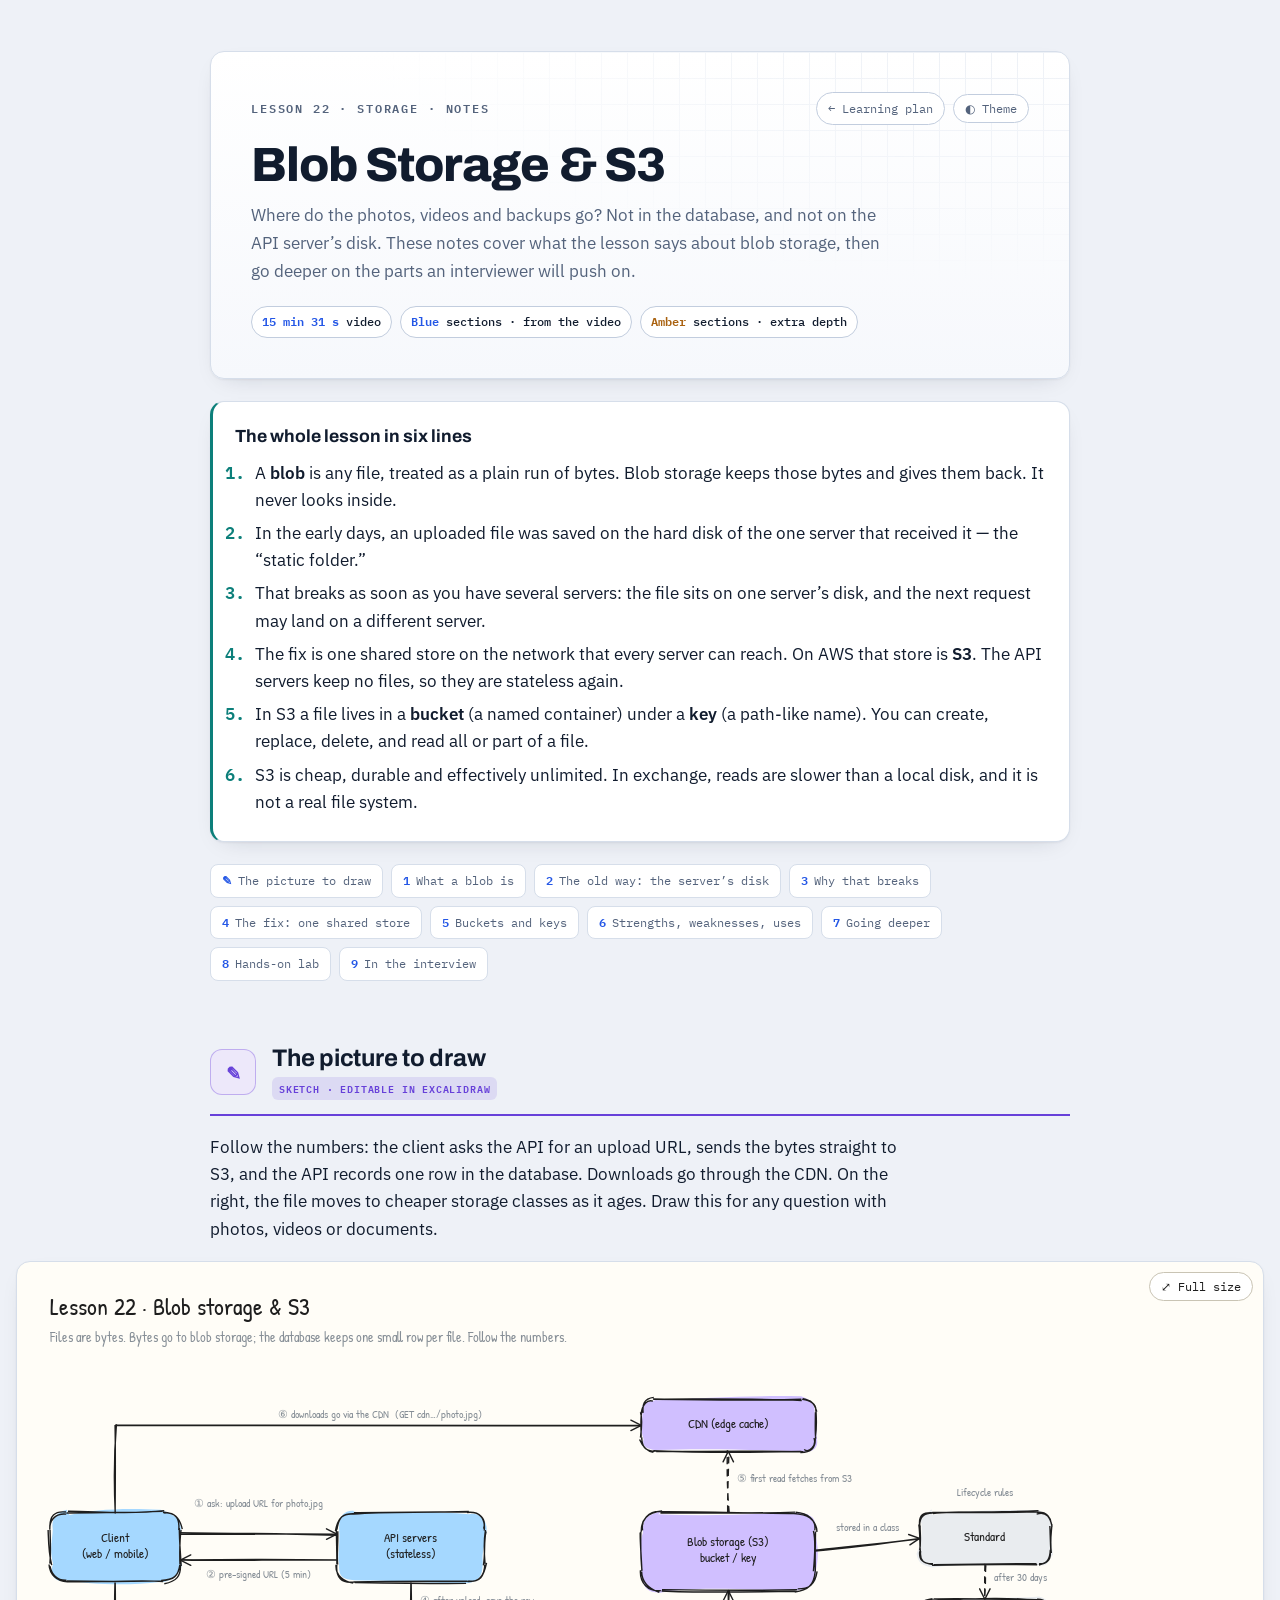
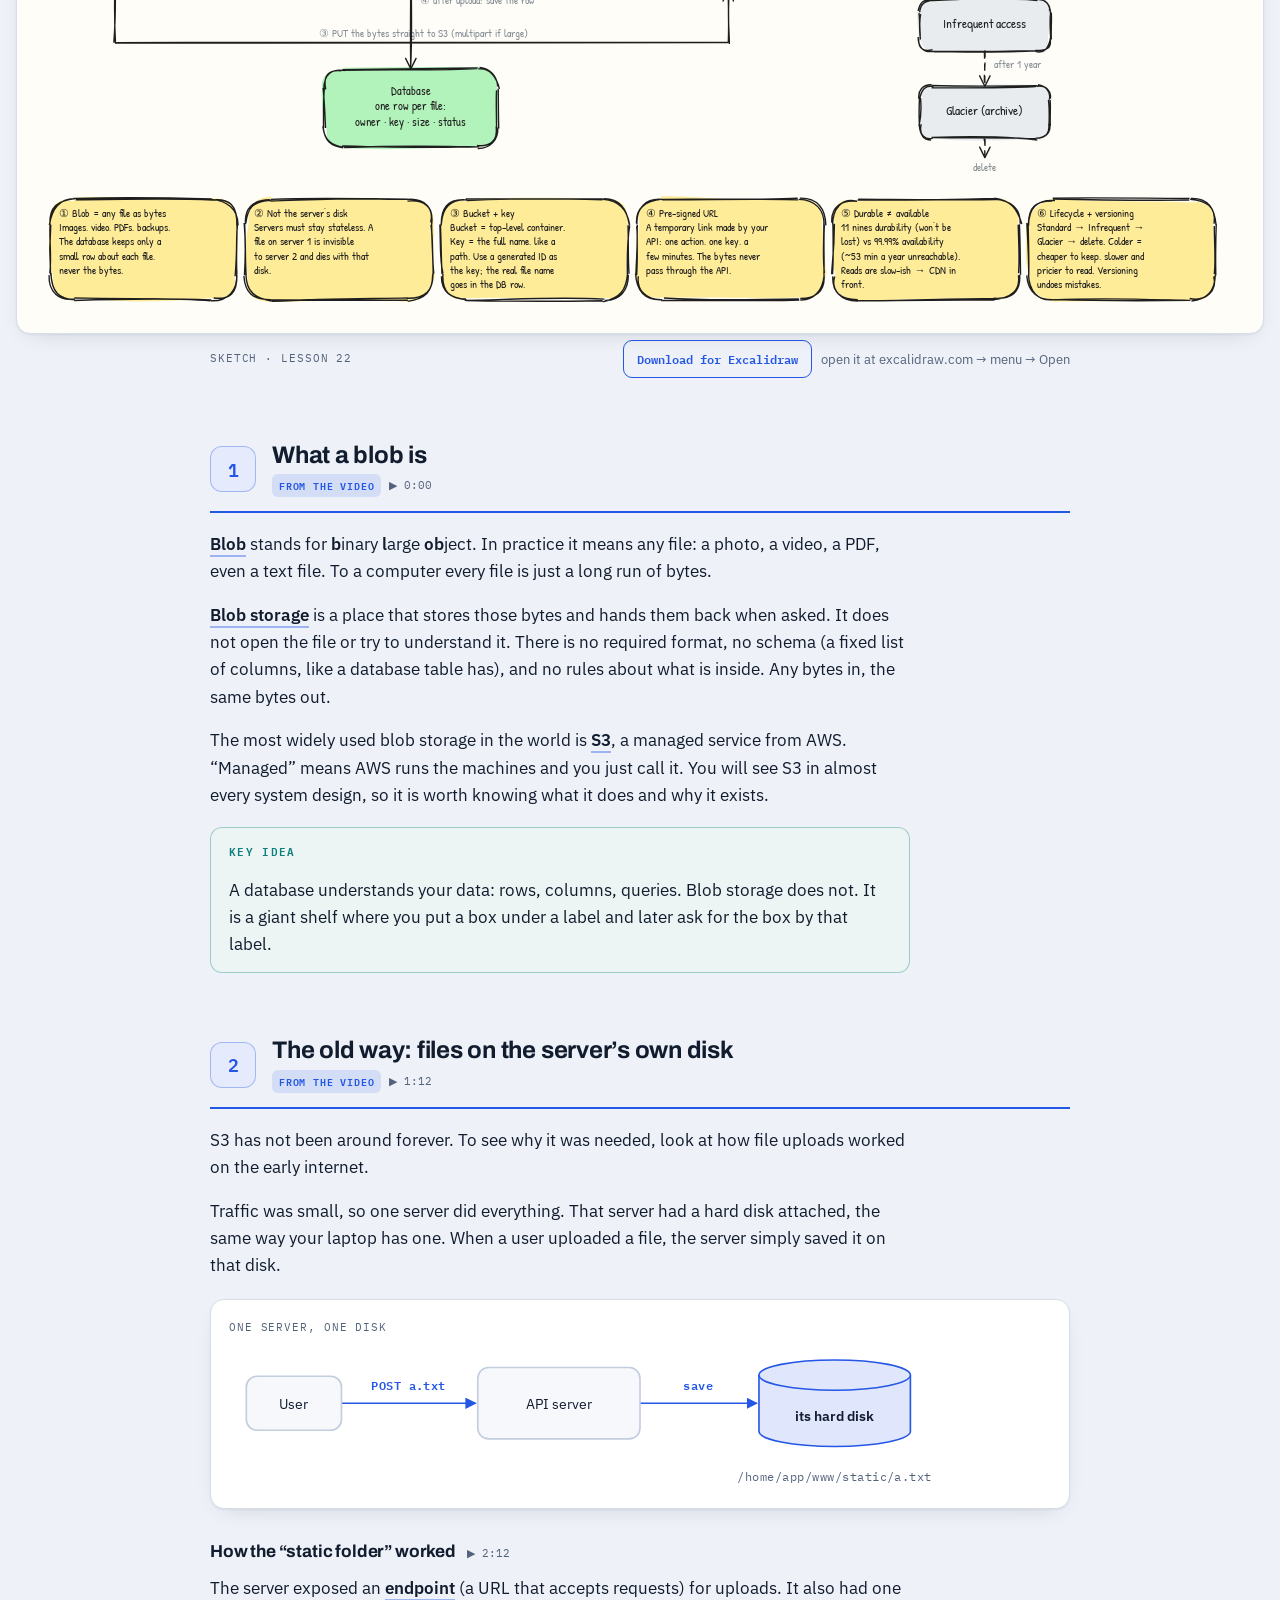
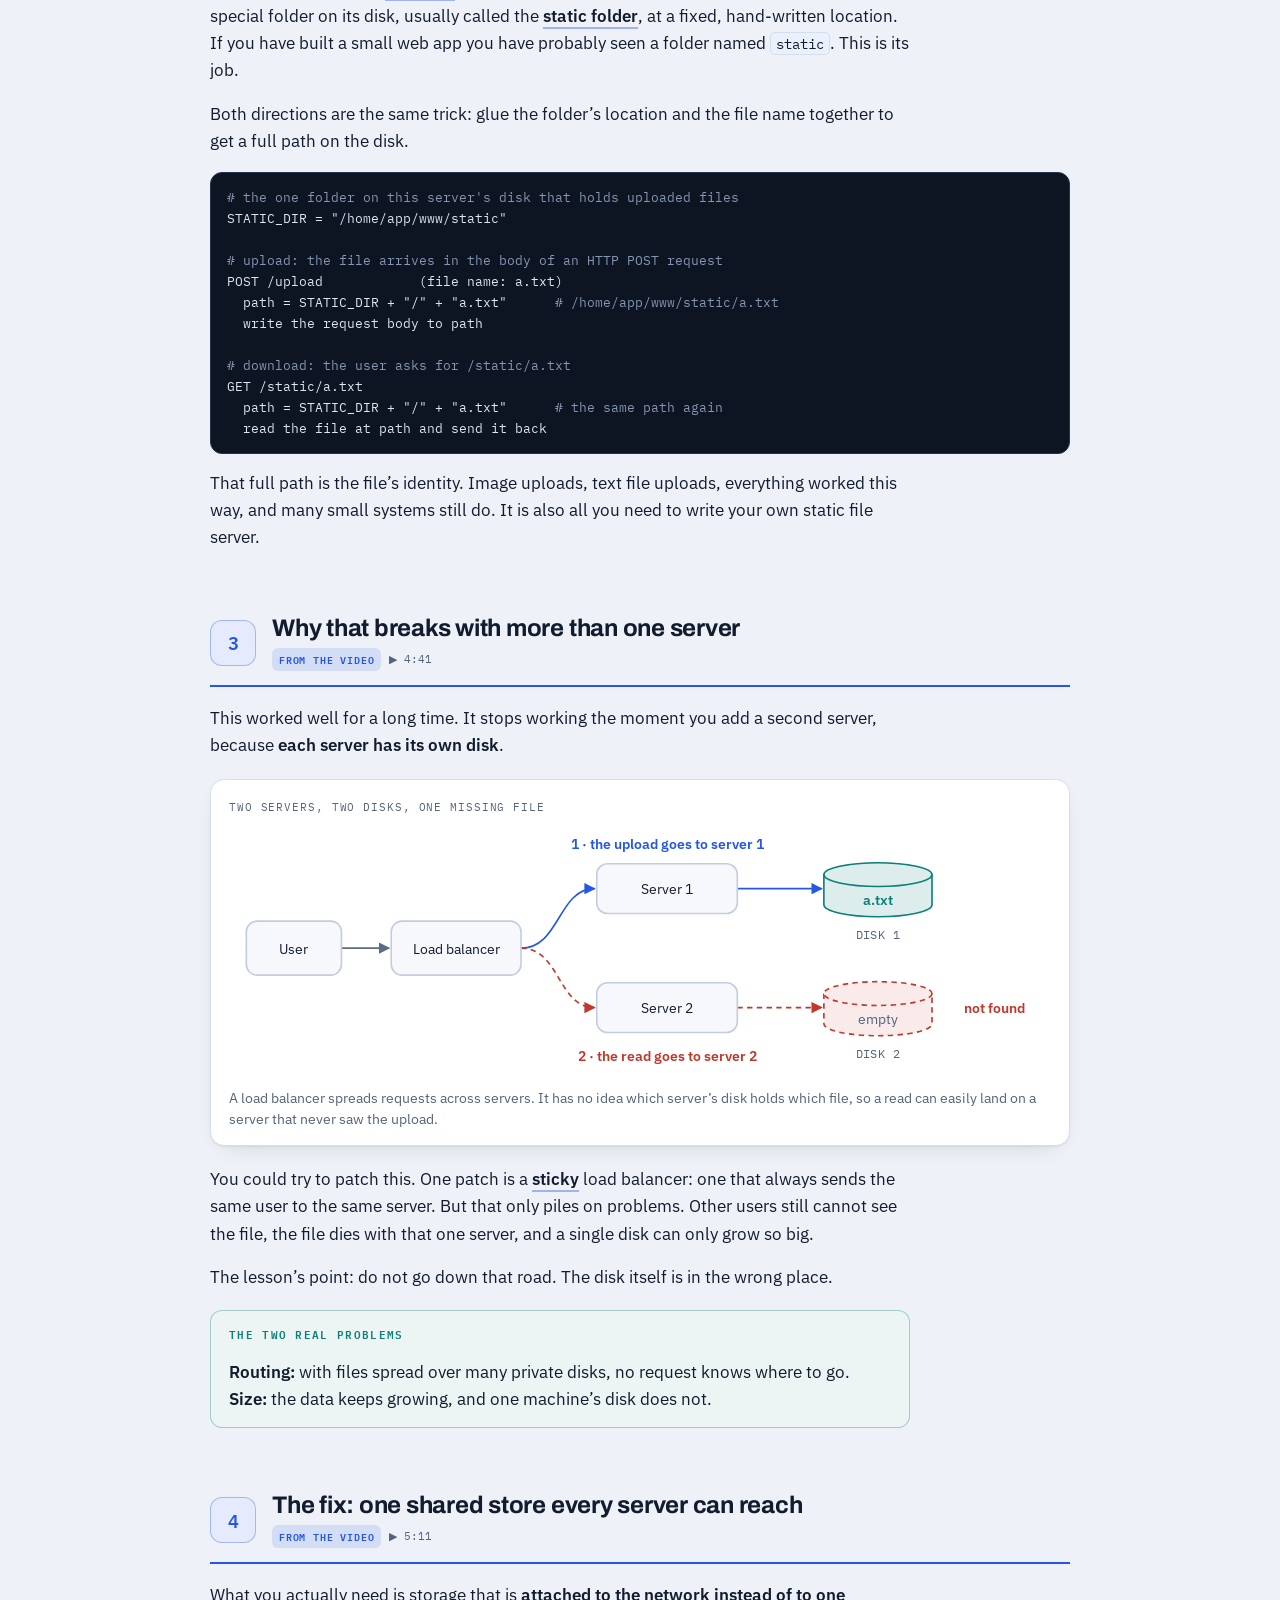
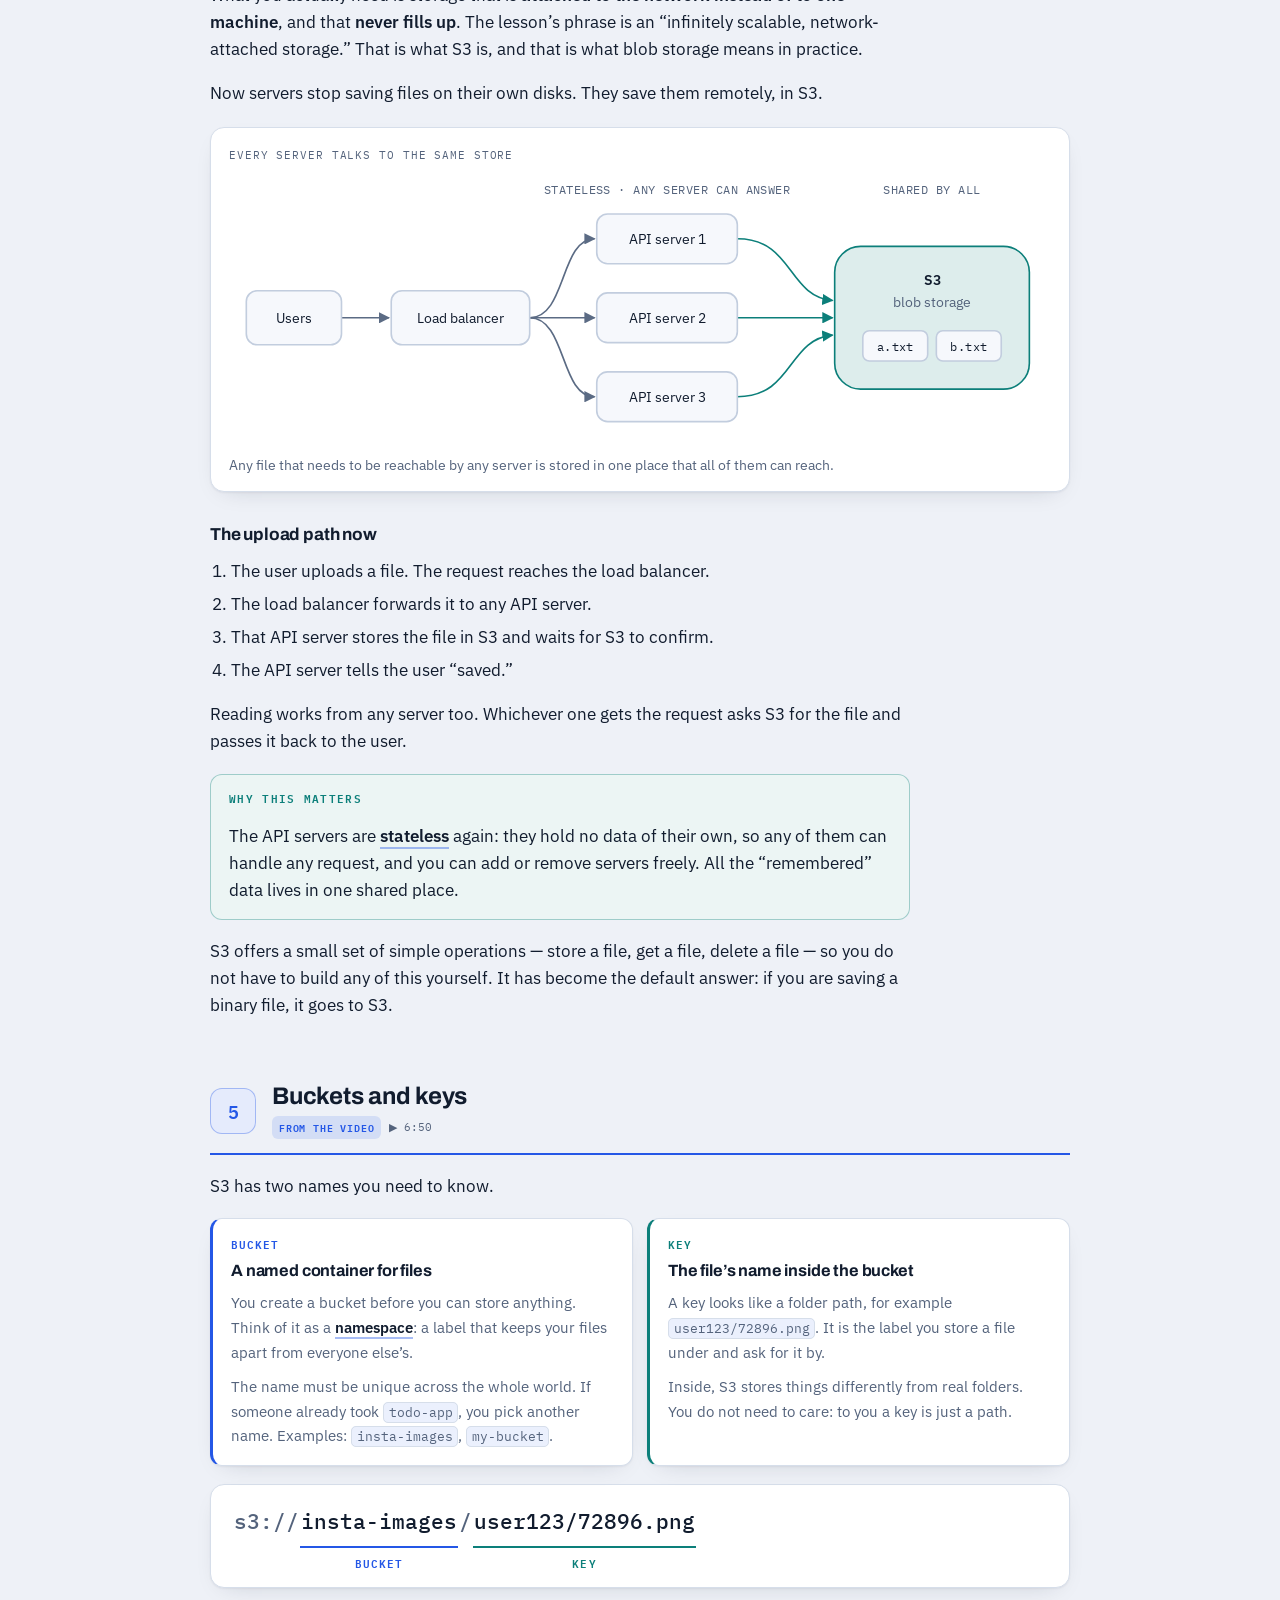
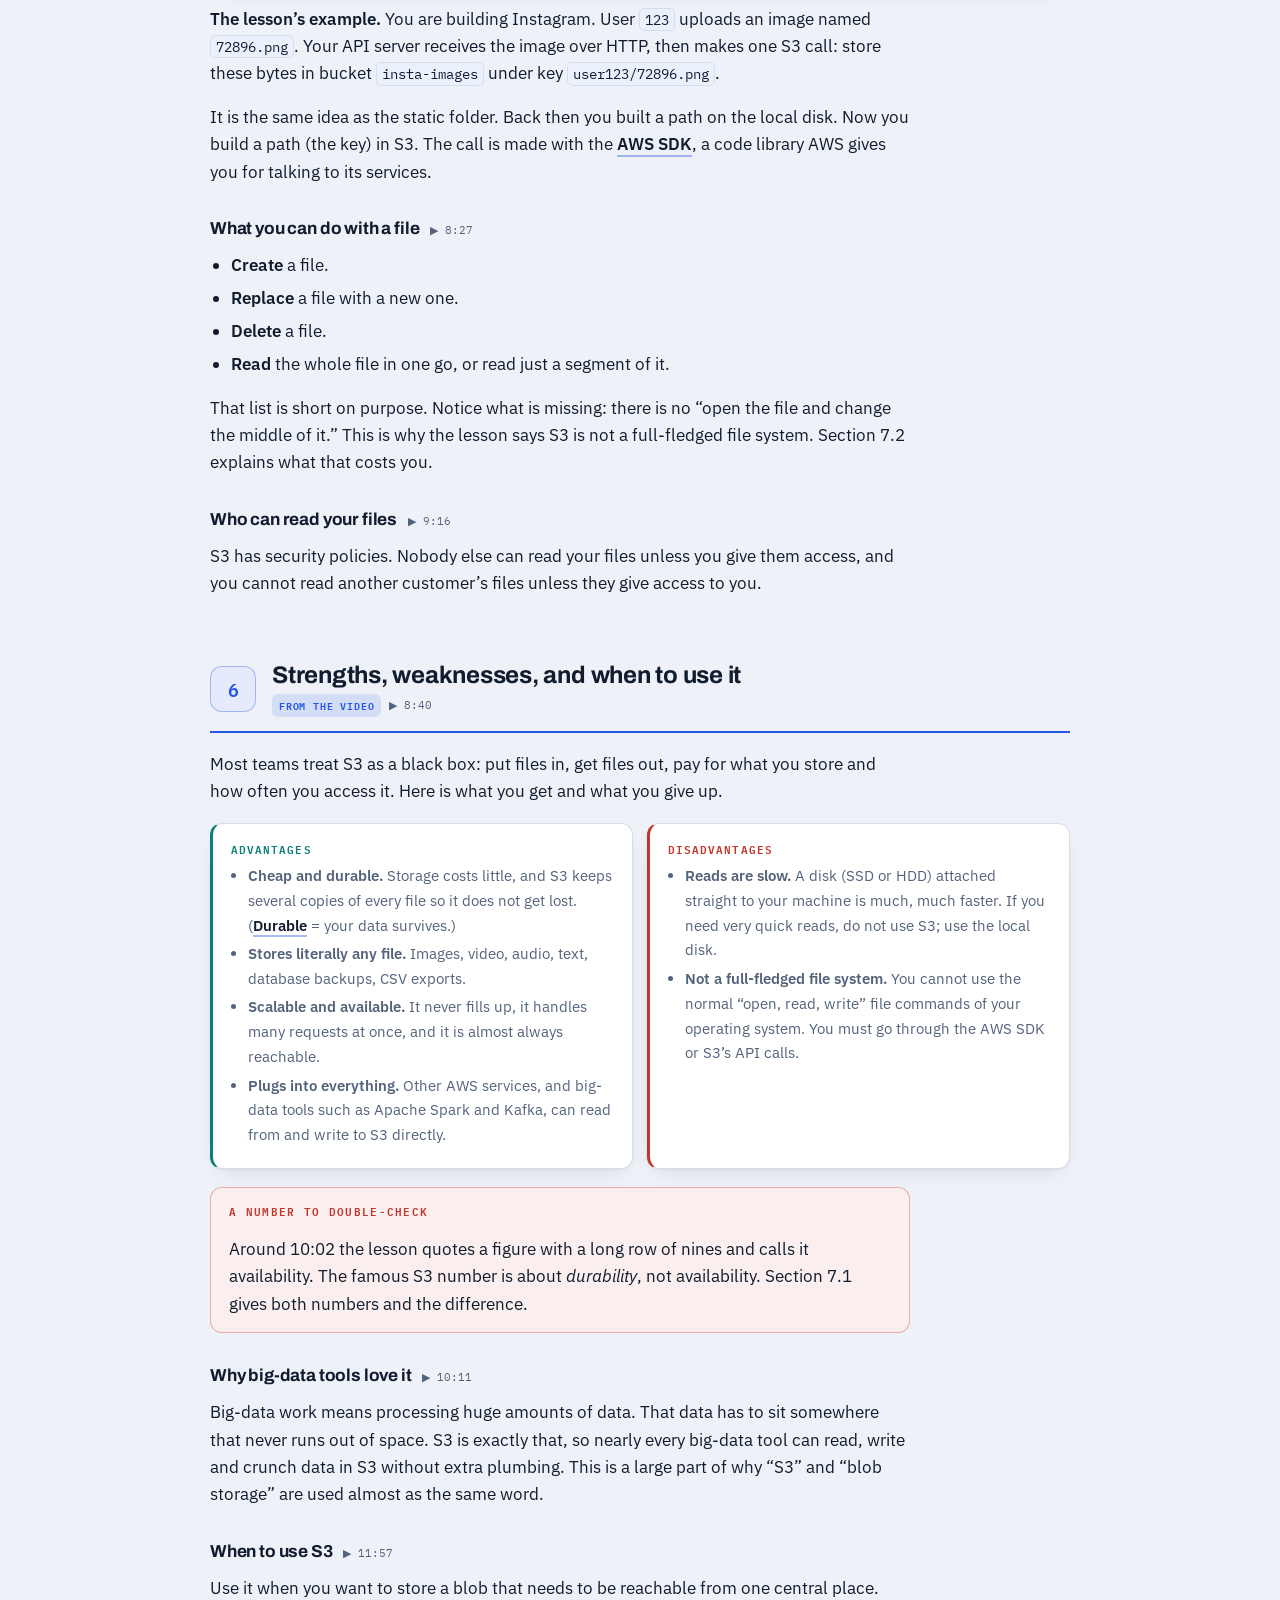
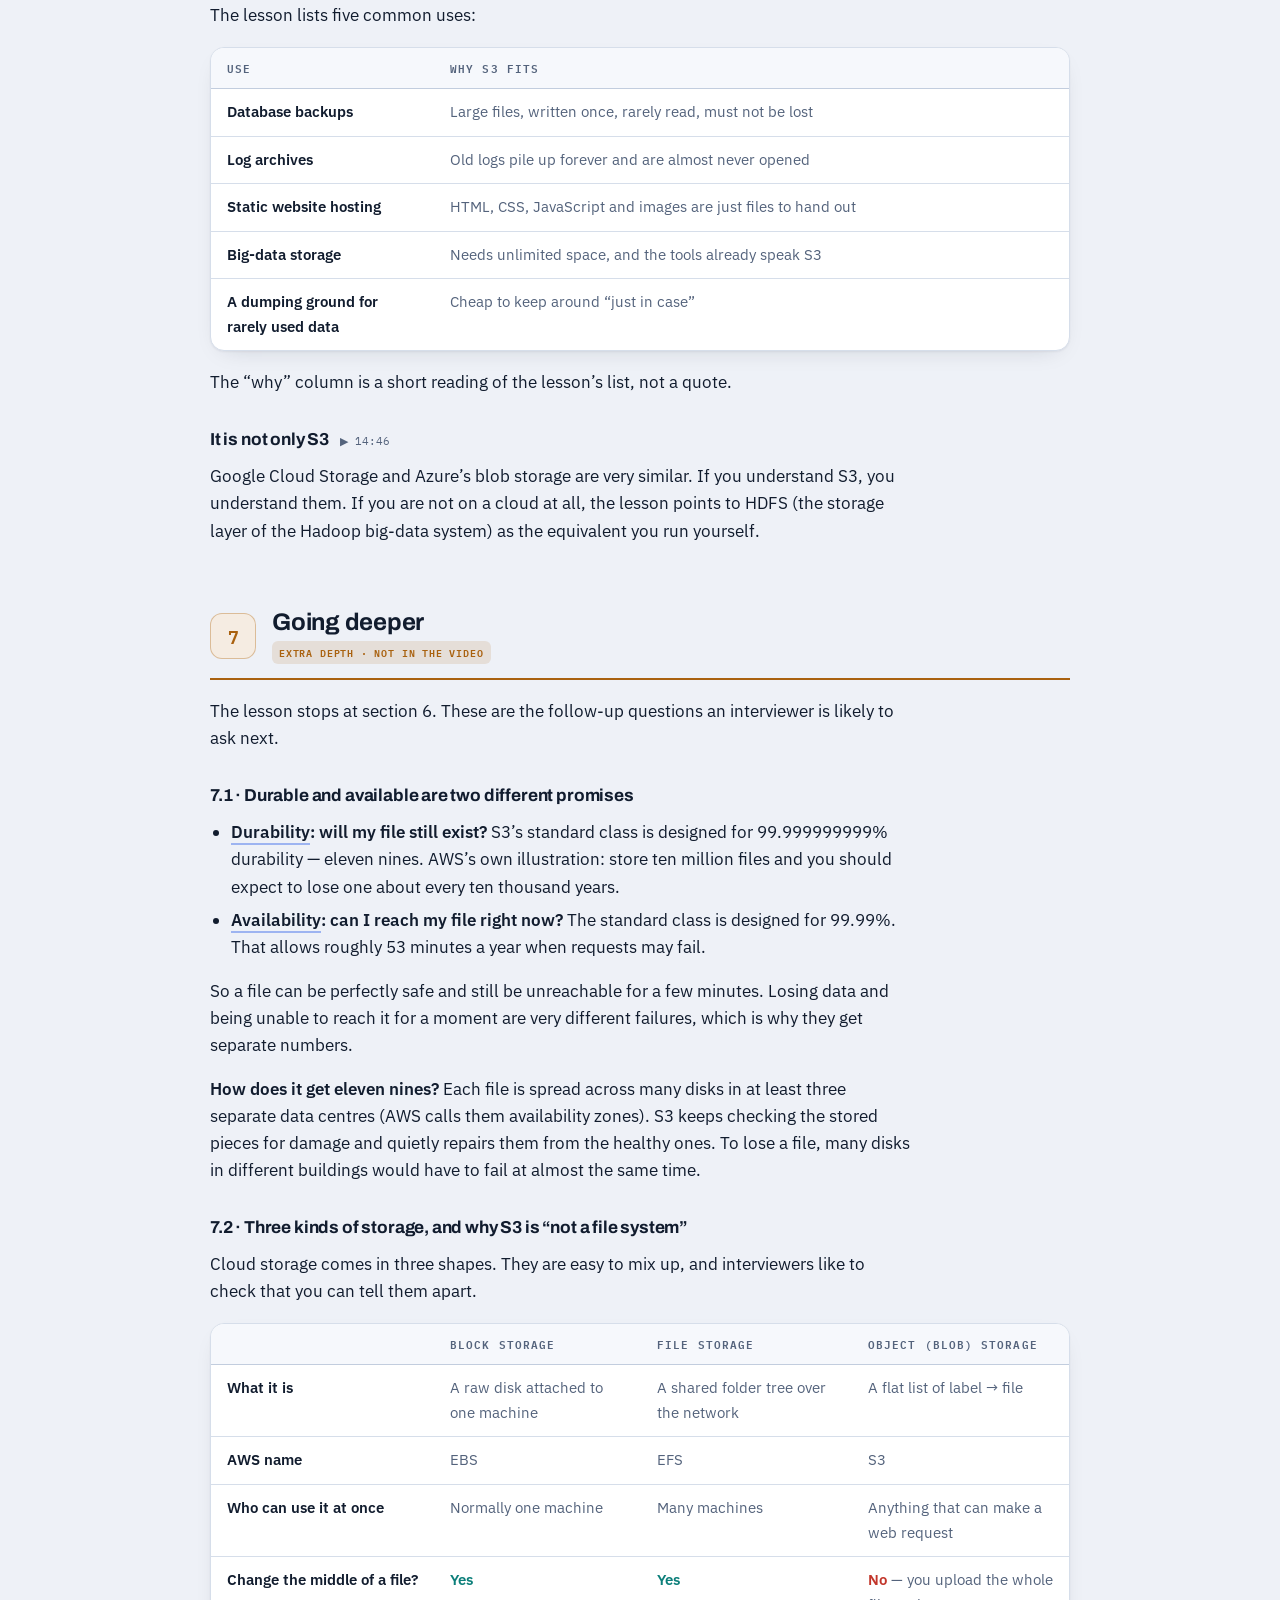
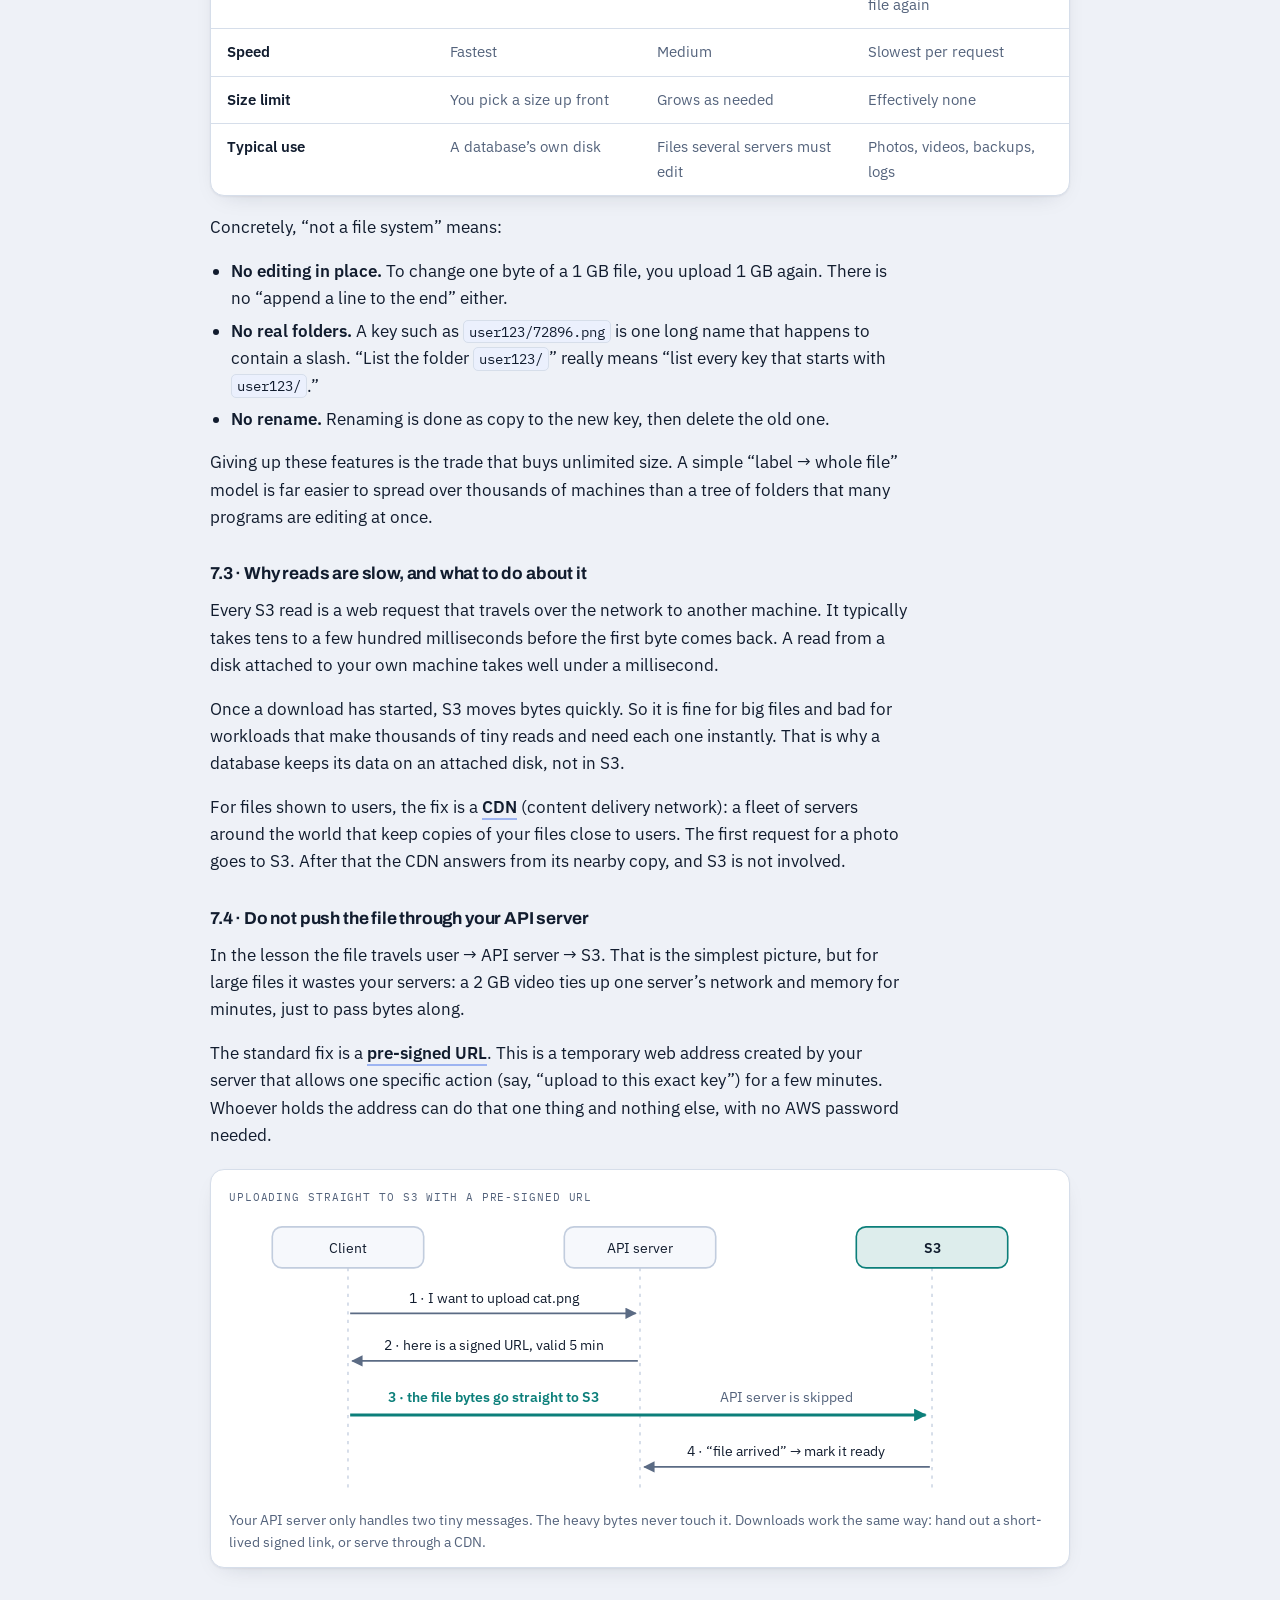
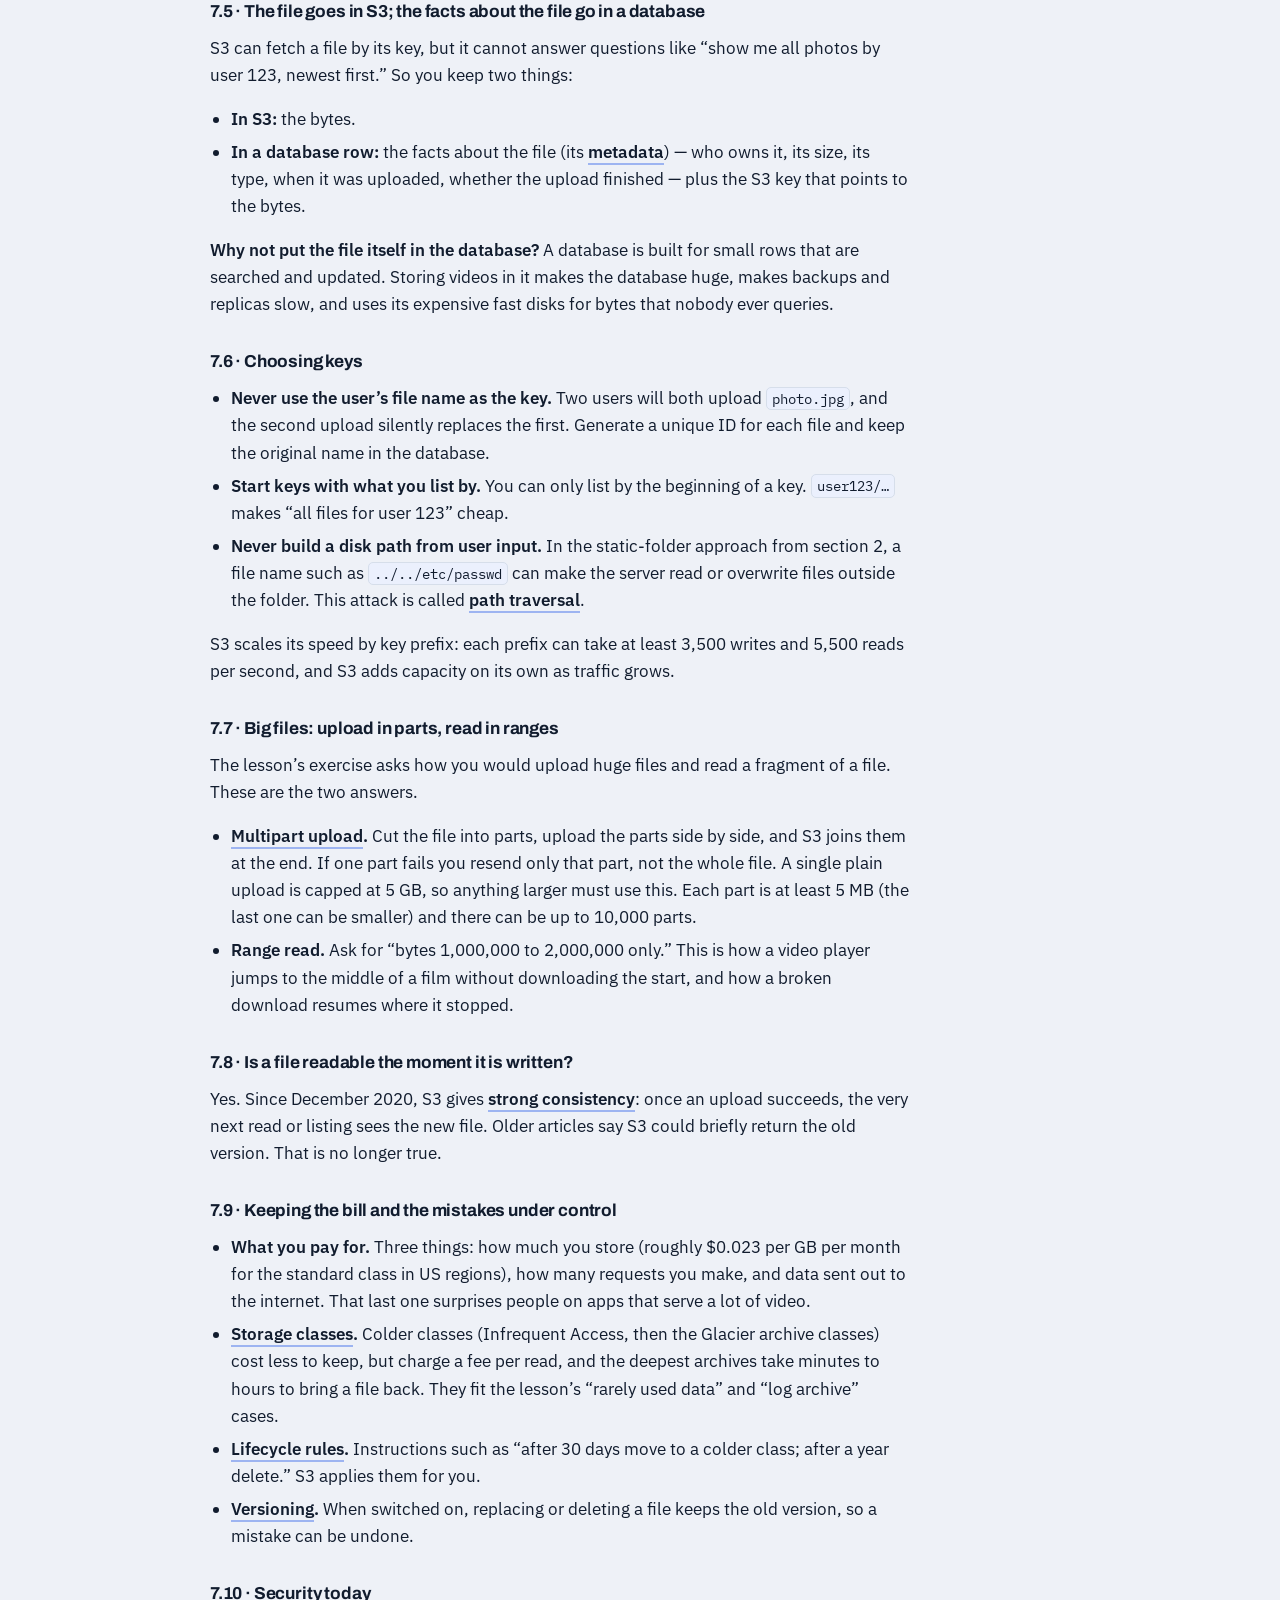
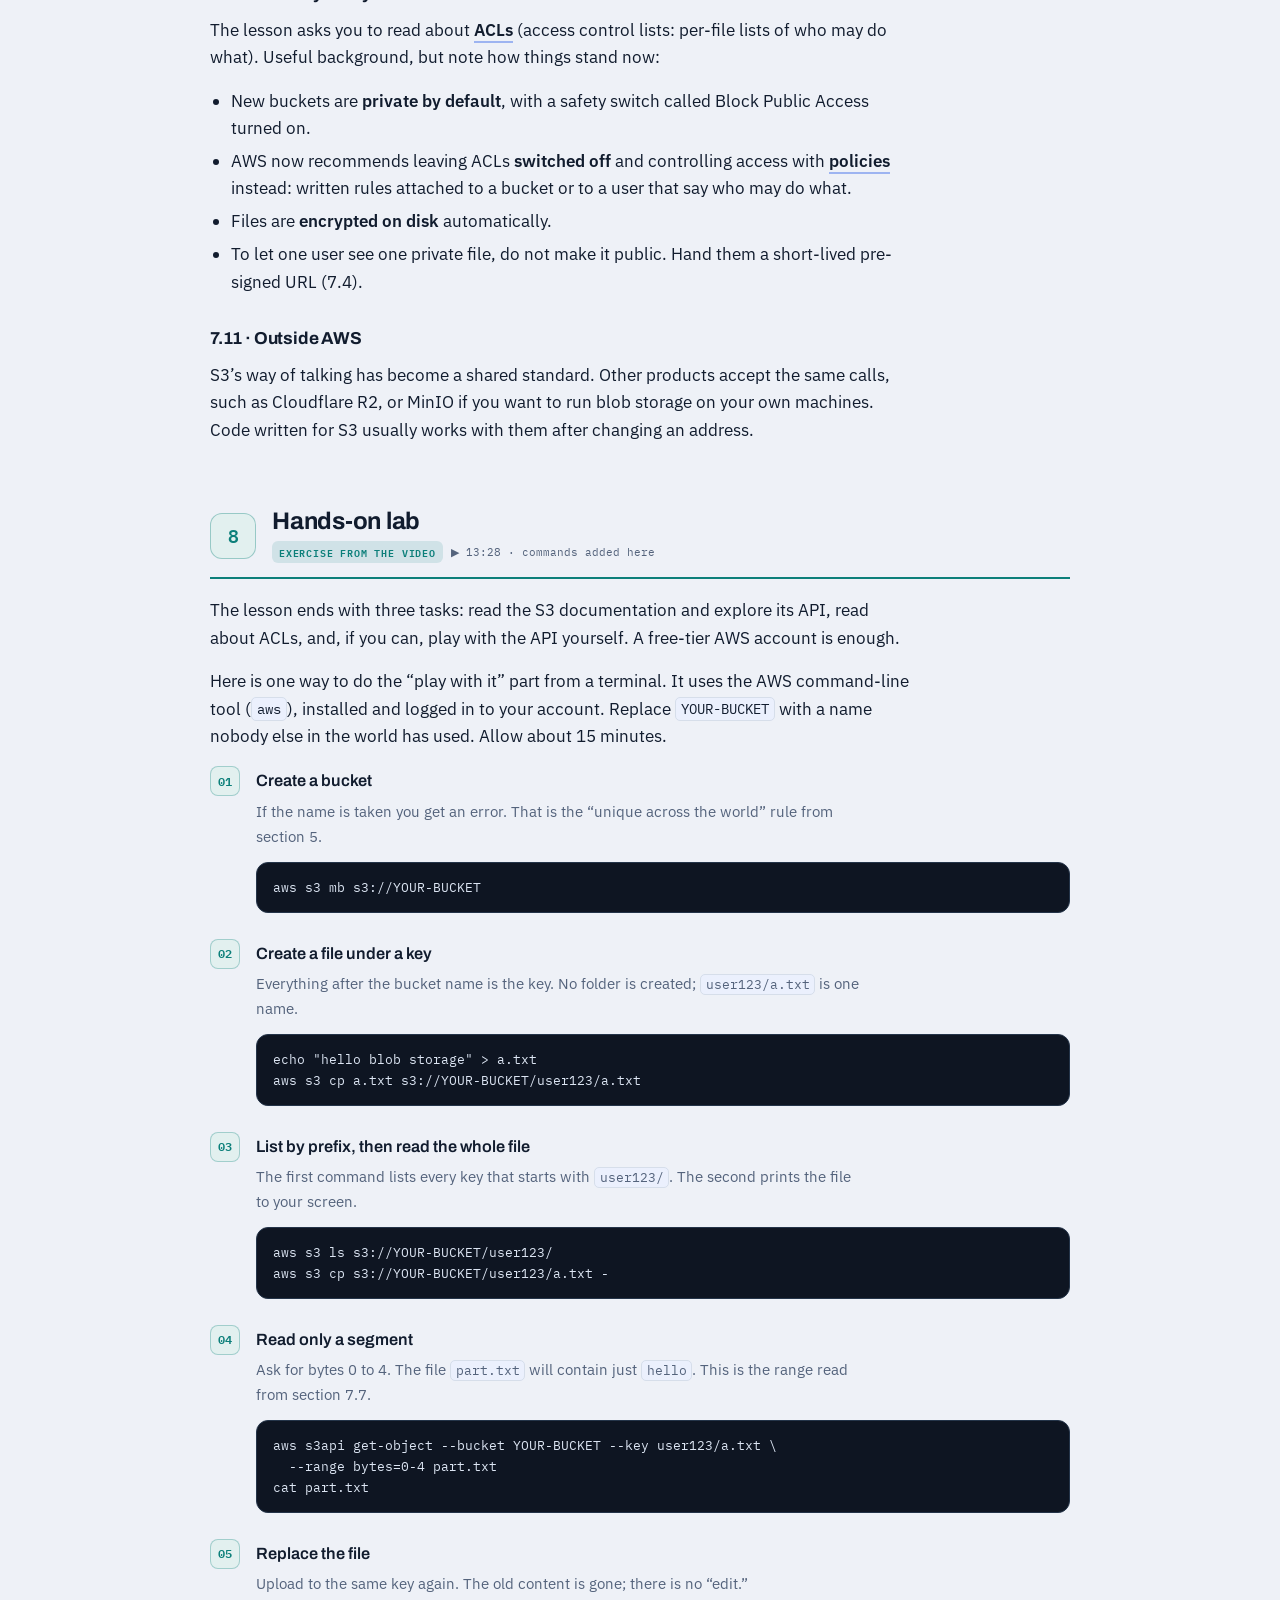
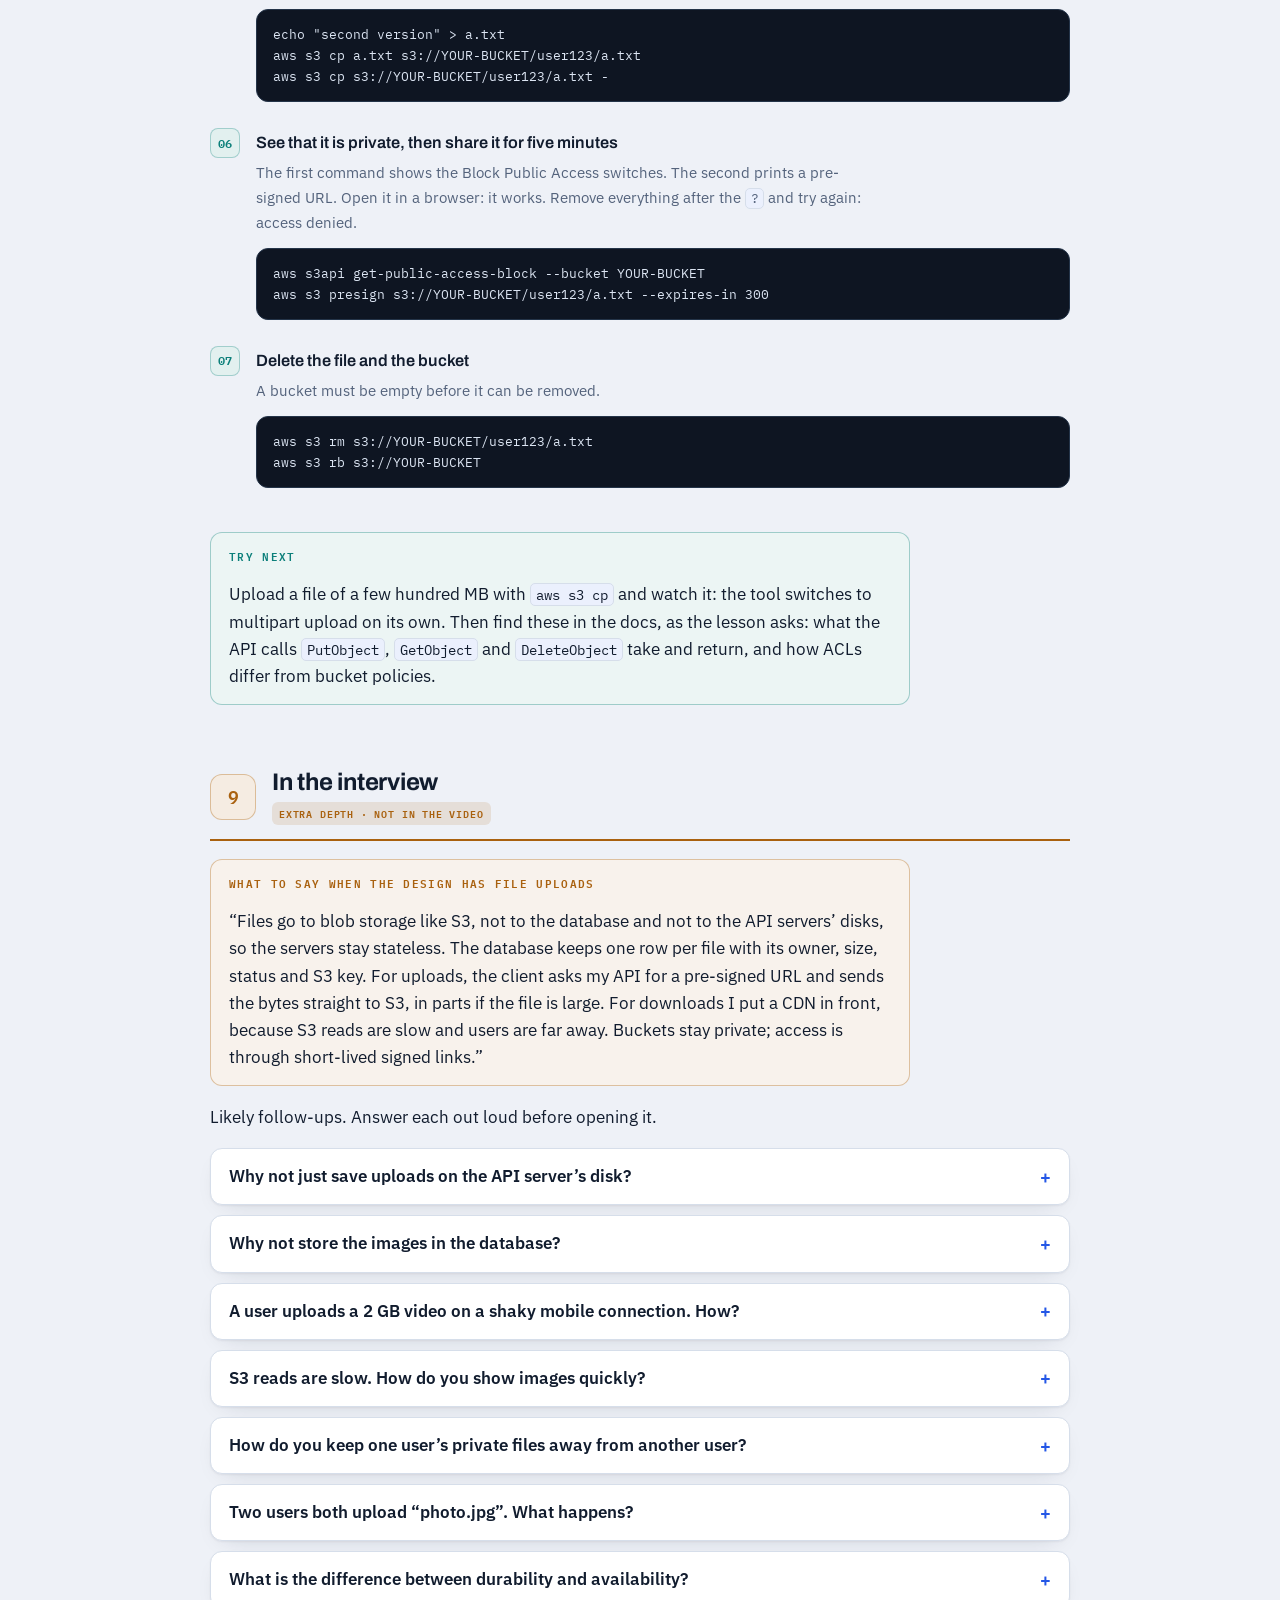
<file: notes/22-blob-storage-s3.html>
<!DOCTYPE html>
<html lang="en">
<head>
<meta charset="utf-8">
<meta name="viewport" content="width=device-width, initial-scale=1">
<title>Blob Storage &amp; S3 — notes</title>
<link rel="preconnect" href="https://fonts.googleapis.com">
<link rel="preconnect" href="https://fonts.gstatic.com" crossorigin>
<link href="https://fonts.googleapis.com/css2?family=Archivo:wght@600;700;800&family=IBM+Plex+Mono:wght@400;500;600&family=IBM+Plex+Sans:wght@400;500;600&family=Patrick+Hand&display=swap" rel="stylesheet">
<link rel="stylesheet" href="../css/notes.css">
<style>
  /* page-only: the "anatomy of an S3 address" strip in section 5 */
  .addr{display:flex;flex-wrap:wrap;align-items:flex-start;gap:2px 0;margin:18px 0;padding:20px 22px 16px;background:var(--surface);border:1px solid var(--line);border-radius:var(--radius);box-shadow:var(--shadow);font-family:"IBM Plex Mono",ui-monospace,monospace;font-size:clamp(.95rem,2.6vw,1.3rem)}
  .addr .seg{display:flex;flex-direction:column;align-items:center}
  .addr .seg b{font-weight:500;padding:0 1px 6px;border-bottom:2px solid transparent}
  .addr .seg small{font-size:.66rem;font-weight:600;letter-spacing:.1em;text-transform:uppercase;margin-top:6px}
  .addr .plain b{color:var(--muted)}
  .addr .bucket b{border-color:var(--accent)}
  .addr .bucket small{color:var(--accent)}
  .addr .key b{border-color:var(--teal)}
  .addr .key small{color:var(--teal)}
  svg.dia .lane{stroke:var(--line-strong);stroke-width:1.2;stroke-dasharray:3 5;fill:none}
  svg.dia .wire.thick{stroke-width:2.6}
</style>
</head>
<body>

<!-- arrowheads shared by every diagram on the page -->
<svg class="dia" width="0" height="0" style="position:absolute" aria-hidden="true" focusable="false">
  <defs>
    <marker id="ah" viewBox="0 0 10 10" refX="9" refY="5" markerWidth="7" markerHeight="7" orient="auto-start-reverse"><path class="head" d="M0 0L10 5L0 10z"/></marker>
    <marker id="ah-teal" viewBox="0 0 10 10" refX="9" refY="5" markerWidth="7" markerHeight="7" orient="auto-start-reverse"><path class="head teal" d="M0 0L10 5L0 10z"/></marker>
    <marker id="ah-red" viewBox="0 0 10 10" refX="9" refY="5" markerWidth="7" markerHeight="7" orient="auto-start-reverse"><path class="head red" d="M0 0L10 5L0 10z"/></marker>
    <marker id="ah-accent" viewBox="0 0 10 10" refX="9" refY="5" markerWidth="7" markerHeight="7" orient="auto-start-reverse"><path class="head accent" d="M0 0L10 5L0 10z"/></marker>
    <marker id="ah-teal-sm" viewBox="0 0 10 10" refX="9" refY="5" markerWidth="4.5" markerHeight="4.5" orient="auto-start-reverse"><path class="head teal" d="M0 0L10 5L0 10z"/></marker>
  </defs>
</svg>

<div class="wrap">

  <header class="hero">
    <div class="topbar">
      <p class="eyebrow">Lesson 22 · Storage · Notes</p>
      <div class="topbar-right">
        <a class="back" href="../index.html">← Learning plan</a>
        <button class="toggle" id="themeBtn" type="button">◐ Theme</button>
      </div>
    </div>
    <h1>Blob Storage &amp; S3</h1>
    <p class="lede">Where do the photos, videos and backups go? Not in the database, and not on the API server’s disk. These notes cover what the lesson says about blob storage, then go deeper on the parts an interviewer will push on.</p>
    <div class="chips">
      <span class="chip"><b>15 min 31 s</b> video</span>
      <span class="chip"><b>Blue</b> sections · from the video</span>
      <span class="chip"><b style="color:var(--amber)">Amber</b> sections · extra depth</span>
    </div>
  </header>

  <div class="tldr">
    <h2>The whole lesson in six lines</h2>
    <ol>
      <li>A <strong>blob</strong> is any file, treated as a plain run of bytes. Blob storage keeps those bytes and gives them back. It never looks inside.</li>
      <li>In the early days, an uploaded file was saved on the hard disk of the one server that received it — the “static folder.”</li>
      <li>That breaks as soon as you have several servers: the file sits on one server’s disk, and the next request may land on a different server.</li>
      <li>The fix is one shared store on the network that every server can reach. On AWS that store is <strong>S3</strong>. The API servers keep no files, so they are stateless again.</li>
      <li>In S3 a file lives in a <strong>bucket</strong> (a named container) under a <strong>key</strong> (a path-like name). You can create, replace, delete, and read all or part of a file.</li>
      <li>S3 is cheap, durable and effectively unlimited. In exchange, reads are slower than a local disk, and it is not a real file system.</li>
    </ol>
  </div>

  <ul class="toc" aria-label="Contents">
    <li><a href="#sketch"><b>✎</b>The picture to draw</a></li>
    <li><a href="#blob"><b>1</b>What a blob is</a></li>
    <li><a href="#old"><b>2</b>The old way: the server’s disk</a></li>
    <li><a href="#breaks"><b>3</b>Why that breaks</a></li>
    <li><a href="#shared"><b>4</b>The fix: one shared store</a></li>
    <li><a href="#keys"><b>5</b>Buckets and keys</a></li>
    <li><a href="#tradeoffs"><b>6</b>Strengths, weaknesses, uses</a></li>
    <li><a href="#deeper"><b>7</b>Going deeper</a></li>
    <li><a href="#lab"><b>8</b>Hands-on lab</a></li>
    <li><a href="#interview"><b>9</b>In the interview</a></li>
  </ul>

  <section id="sketch" class="sketch-sec">
    <div class="sec-head">
      <span class="sec-num">✎</span>
      <div>
        <h2>The picture to draw</h2>
        <div class="sec-meta"><span class="badge">Sketch · editable in Excalidraw</span></div>
      </div>
    </div>
    <div class="prose">
      <p>Follow the numbers: the client asks the API for an upload URL, sends the bytes straight to S3, and the API records one row in the database. Downloads go through the CDN. On the right, the file moves to cheaper storage classes as it ages. Draw this for any question with photos, videos or documents.</p>
    </div>
    <div class="paper"><button class="zoom-btn" type="button" data-zoom>⤢ Full size</button><div class="paper-scroll"><svg class="sketch" data-sketch="sk" role="img" aria-label="A client asks the API for a pre-signed URL, uploads the file bytes directly to S3, and the API saves a row in the database. Downloads are served through a CDN. Lifecycle rules move the file from Standard to Infrequent access to Glacier and finally delete it. Notes explain each part."></svg></div></div>
    <p class="paper-foot"><span class="cap">Sketch · lesson 22</span><span><a class="btn ghost" href="../diagrams/22-blob-storage-s3.excalidraw" download>Download for Excalidraw</a> &nbsp; open it at excalidraw.com → menu → Open</span></p>
    <script type="application/json" id="sk" data-sketch-src="diagrams/22-blob-storage-s3.excalidraw">{"elements":[{"id":"e3a7d4a0a","type":"text","x":0,"y":0,"width":446.6,"height":35.0,"angle":0,"strokeColor":"#1e1e1e","backgroundColor":"transparent","fillStyle":"solid","strokeWidth":2,"strokeStyle":"solid","roughness":1,"opacity":100,"groupIds":[],"frameId":null,"roundness":null,"seed":1713042459,"version":1,"versionNonce":150563367,"isDeleted":false,"boundElements":[],"updated":1791906203453,"link":null,"locked":false,"text":"Lesson 22 · Blob storage & S3","originalText":"Lesson 22 · Blob storage & S3","fontSize":28,"fontFamily":5,"textAlign":"left","verticalAlign":"top","containerId":null,"lineHeight":1.25,"autoResize":true},{"id":"e5fc728d6","type":"text","x":0,"y":42,"width":924.0000000000001,"height":20.0,"angle":0,"strokeColor":"#868e96","backgroundColor":"transparent","fillStyle":"solid","strokeWidth":2,"strokeStyle":"solid","roughness":1,"opacity":100,"groupIds":[],"frameId":null,"roundness":null,"seed":2002538489,"version":1,"versionNonce":1080122105,"isDeleted":false,"boundElements":[],"updated":1791906203453,"link":null,"locked":false,"text":"Files are bytes. Bytes go to blob storage; the database keeps one small row per file. Follow the numbers.","originalText":"Files are bytes. Bytes go to blob storage; the database keeps one small row per file. Follow the numbers.","fontSize":16,"fontFamily":5,"textAlign":"left","verticalAlign":"top","containerId":null,"lineHeight":1.25,"autoResize":true},{"id":"e72ecff41","type":"rectangle","x":0,"y":250,"width":150,"height":80,"angle":0,"strokeColor":"#1e1e1e","backgroundColor":"#a5d8ff","fillStyle":"solid","strokeWidth":2,"strokeStyle":"solid","roughness":1,"opacity":100,"groupIds":["client"],"frameId":null,"roundness":{"type":3},"seed":1149332863,"version":1,"versionNonce":197443792,"isDeleted":false,"boundElements":[],"updated":1791906203453,"link":null,"locked":false},{"id":"e5463ecf1","type":"text","x":17.249999999999993,"y":271.25,"width":115.50000000000001,"height":37.5,"angle":0,"strokeColor":"#1e1e1e","backgroundColor":"transparent","fillStyle":"solid","strokeWidth":2,"strokeStyle":"solid","roughness":1,"opacity":100,"groupIds":["client"],"frameId":null,"roundness":null,"seed":1129555250,"version":1,"versionNonce":141842049,"isDeleted":false,"boundElements":[],"updated":1791906203453,"link":null,"locked":false,"text":"Client\n(web / mobile)","originalText":"Client\n(web / mobile)","fontSize":15,"fontFamily":5,"textAlign":"center","verticalAlign":"top","containerId":null,"lineHeight":1.25,"autoResize":true},{"id":"e5f740314","type":"rectangle","x":330,"y":250,"width":170,"height":80,"angle":0,"strokeColor":"#1e1e1e","backgroundColor":"#a5d8ff","fillStyle":"solid","strokeWidth":2,"strokeStyle":"solid","roughness":1,"opacity":100,"groupIds":["api"],"frameId":null,"roundness":{"type":3},"seed":1582240886,"version":1,"versionNonce":1017603220,"isDeleted":false,"boundElements":[],"updated":1791906203453,"link":null,"locked":false},{"id":"e2047e0a4","type":"text","x":369.625,"y":271.25,"width":90.75000000000001,"height":37.5,"angle":0,"strokeColor":"#1e1e1e","backgroundColor":"transparent","fillStyle":"solid","strokeWidth":2,"strokeStyle":"solid","roughness":1,"opacity":100,"groupIds":["api"],"frameId":null,"roundness":null,"seed":1737784112,"version":1,"versionNonce":159880154,"isDeleted":false,"boundElements":[],"updated":1791906203453,"link":null,"locked":false,"text":"API servers\n(stateless)","originalText":"API servers\n(stateless)","fontSize":15,"fontFamily":5,"textAlign":"center","verticalAlign":"top","containerId":null,"lineHeight":1.25,"autoResize":true},{"id":"e6c4e1b5a","type":"rectangle","x":315,"y":430,"width":200,"height":90,"angle":0,"strokeColor":"#1e1e1e","backgroundColor":"#b2f2bb","fillStyle":"solid","strokeWidth":2,"strokeStyle":"solid","roughness":1,"opacity":100,"groupIds":["db"],"frameId":null,"roundness":{"type":3},"seed":570281951,"version":1,"versionNonce":504198284,"isDeleted":false,"boundElements":[],"updated":1791906203453,"link":null,"locked":false},{"id":"e5d5ad9ba","type":"text","x":311.05,"y":448.75,"width":207.9,"height":52.5,"angle":0,"strokeColor":"#1e1e1e","backgroundColor":"transparent","fillStyle":"solid","strokeWidth":2,"strokeStyle":"solid","roughness":1,"opacity":100,"groupIds":["db"],"frameId":null,"roundness":null,"seed":1624445551,"version":1,"versionNonce":440701292,"isDeleted":false,"boundElements":[],"updated":1791906203453,"link":null,"locked":false,"text":"Database\none row per file:\nowner · key · size · status","originalText":"Database\none row per file:\nowner · key · size · status","fontSize":14,"fontFamily":5,"textAlign":"center","verticalAlign":"top","containerId":null,"lineHeight":1.25,"autoResize":true},{"id":"e1d88c2ed","type":"rectangle","x":680,"y":250,"width":200,"height":90,"angle":0,"strokeColor":"#1e1e1e","backgroundColor":"#d0bfff","fillStyle":"solid","strokeWidth":2,"strokeStyle":"solid","roughness":1,"opacity":100,"groupIds":["s3"],"frameId":null,"roundness":{"type":3},"seed":1588769799,"version":1,"versionNonce":1395718935,"isDeleted":false,"boundElements":[],"updated":1791906203453,"link":null,"locked":false},{"id":"e7ce4e33d","type":"text","x":709.875,"y":276.25,"width":140.25,"height":37.5,"angle":0,"strokeColor":"#1e1e1e","backgroundColor":"transparent","fillStyle":"solid","strokeWidth":2,"strokeStyle":"solid","roughness":1,"opacity":100,"groupIds":["s3"],"frameId":null,"roundness":null,"seed":988572755,"version":1,"versionNonce":1060746928,"isDeleted":false,"boundElements":[],"updated":1791906203453,"link":null,"locked":false,"text":"Blob storage (S3)\nbucket / key","originalText":"Blob storage (S3)\nbucket / key","fontSize":15,"fontFamily":5,"textAlign":"center","verticalAlign":"top","containerId":null,"lineHeight":1.25,"autoResize":true},{"id":"e6c3a5e3d","type":"rectangle","x":680,"y":120,"width":200,"height":60,"angle":0,"strokeColor":"#1e1e1e","backgroundColor":"#d0bfff","fillStyle":"solid","strokeWidth":2,"strokeStyle":"solid","roughness":1,"opacity":100,"groupIds":["cdn"],"frameId":null,"roundness":{"type":3},"seed":821542377,"version":1,"versionNonce":164797632,"isDeleted":false,"boundElements":[],"updated":1791906203453,"link":null,"locked":false},{"id":"e3d503479","type":"text","x":714.0,"y":140.625,"width":132.0,"height":18.75,"angle":0,"strokeColor":"#1e1e1e","backgroundColor":"transparent","fillStyle":"solid","strokeWidth":2,"strokeStyle":"solid","roughness":1,"opacity":100,"groupIds":["cdn"],"frameId":null,"roundness":null,"seed":1955212270,"version":1,"versionNonce":1468227196,"isDeleted":false,"boundElements":[],"updated":1791906203453,"link":null,"locked":false,"text":"CDN (edge cache)","originalText":"CDN (edge cache)","fontSize":15,"fontFamily":5,"textAlign":"center","verticalAlign":"top","containerId":null,"lineHeight":1.25,"autoResize":true},{"id":"e24c6dfd5","type":"rectangle","x":1000,"y":250,"width":150,"height":60,"angle":0,"strokeColor":"#1e1e1e","backgroundColor":"#e9ecef","fillStyle":"solid","strokeWidth":2,"strokeStyle":"solid","roughness":1,"opacity":100,"groupIds":["std"],"frameId":null,"roundness":{"type":3},"seed":1647055768,"version":1,"versionNonce":100389471,"isDeleted":false,"boundElements":[],"updated":1791906203453,"link":null,"locked":false},{"id":"e4ef90130","type":"text","x":1042.0,"y":270.625,"width":66.0,"height":18.75,"angle":0,"strokeColor":"#1e1e1e","backgroundColor":"transparent","fillStyle":"solid","strokeWidth":2,"strokeStyle":"solid","roughness":1,"opacity":100,"groupIds":["std"],"frameId":null,"roundness":null,"seed":1358912275,"version":1,"versionNonce":1380322991,"isDeleted":false,"boundElements":[],"updated":1791906203453,"link":null,"locked":false,"text":"Standard","originalText":"Standard","fontSize":15,"fontFamily":5,"textAlign":"center","verticalAlign":"top","containerId":null,"lineHeight":1.25,"autoResize":true},{"id":"e19619223","type":"rectangle","x":1000,"y":350,"width":150,"height":60,"angle":0,"strokeColor":"#1e1e1e","backgroundColor":"#e9ecef","fillStyle":"solid","strokeWidth":2,"strokeStyle":"solid","roughness":1,"opacity":100,"groupIds":["ia"],"frameId":null,"roundness":{"type":3},"seed":166369464,"version":1,"versionNonce":1287857265,"isDeleted":false,"boundElements":[],"updated":1791906203453,"link":null,"locked":false},{"id":"e12ded32d","type":"text","x":1004.875,"y":370.625,"width":140.25,"height":18.75,"angle":0,"strokeColor":"#1e1e1e","backgroundColor":"transparent","fillStyle":"solid","strokeWidth":2,"strokeStyle":"solid","roughness":1,"opacity":100,"groupIds":["ia"],"frameId":null,"roundness":null,"seed":712476974,"version":1,"versionNonce":545332599,"isDeleted":false,"boundElements":[],"updated":1791906203453,"link":null,"locked":false,"text":"Infrequent access","originalText":"Infrequent access","fontSize":15,"fontFamily":5,"textAlign":"center","verticalAlign":"top","containerId":null,"lineHeight":1.25,"autoResize":true},{"id":"e53657a52","type":"rectangle","x":1000,"y":450,"width":150,"height":60,"angle":0,"strokeColor":"#1e1e1e","backgroundColor":"#e9ecef","fillStyle":"solid","strokeWidth":2,"strokeStyle":"solid","roughness":1,"opacity":100,"groupIds":["gl"],"frameId":null,"roundness":{"type":3},"seed":1596046910,"version":1,"versionNonce":1487963129,"isDeleted":false,"boundElements":[],"updated":1791906203453,"link":null,"locked":false},{"id":"e26f7240a","type":"text","x":1004.875,"y":470.625,"width":140.25,"height":18.75,"angle":0,"strokeColor":"#1e1e1e","backgroundColor":"transparent","fillStyle":"solid","strokeWidth":2,"strokeStyle":"solid","roughness":1,"opacity":100,"groupIds":["gl"],"frameId":null,"roundness":null,"seed":1333911086,"version":1,"versionNonce":1219258965,"isDeleted":false,"boundElements":[],"updated":1791906203453,"link":null,"locked":false,"text":"Glacier (archive)","originalText":"Glacier (archive)","fontSize":15,"fontFamily":5,"textAlign":"center","verticalAlign":"top","containerId":null,"lineHeight":1.25,"autoResize":true},{"id":"e11149858","type":"text","x":1021.375,"y":220,"width":107.25000000000001,"height":16.25,"angle":0,"strokeColor":"#868e96","backgroundColor":"transparent","fillStyle":"solid","strokeWidth":2,"strokeStyle":"solid","roughness":1,"opacity":100,"groupIds":[],"frameId":null,"roundness":null,"seed":26777431,"version":1,"versionNonce":1035990566,"isDeleted":false,"boundElements":[],"updated":1791906203453,"link":null,"locked":false,"text":"Lifecycle rules","originalText":"Lifecycle rules","fontSize":13,"fontFamily":5,"textAlign":"center","verticalAlign":"top","containerId":null,"lineHeight":1.25,"autoResize":true},{"id":"e7c3bd72","type":"text","x":1053.55,"y":536,"width":42.900000000000006,"height":16.25,"angle":0,"strokeColor":"#868e96","backgroundColor":"transparent","fillStyle":"solid","strokeWidth":2,"strokeStyle":"solid","roughness":1,"opacity":100,"groupIds":[],"frameId":null,"roundness":null,"seed":1043243375,"version":1,"versionNonce":577185114,"isDeleted":false,"boundElements":[],"updated":1791906203453,"link":null,"locked":false,"text":"delete","originalText":"delete","fontSize":13,"fontFamily":5,"textAlign":"center","verticalAlign":"top","containerId":null,"lineHeight":1.25,"autoResize":true},{"id":"e7c7b2cd7","type":"arrow","x":150,"y":275,"width":180,"height":0,"angle":0,"strokeColor":"#1e1e1e","backgroundColor":"transparent","fillStyle":"solid","strokeWidth":2,"strokeStyle":"solid","roughness":1,"opacity":100,"groupIds":[],"frameId":null,"roundness":{"type":2},"seed":1443112403,"version":1,"versionNonce":213715570,"isDeleted":false,"boundElements":[],"updated":1791906203453,"link":null,"locked":false,"points":[[0,0],[180,0]],"lastCommittedPoint":null,"startBinding":null,"endBinding":null,"startArrowhead":null,"endArrowhead":"arrow","elbowed":false},{"id":"e58998620","type":"text","x":129.175,"y":232,"width":221.65,"height":16.25,"angle":0,"strokeColor":"#868e96","backgroundColor":"transparent","fillStyle":"solid","strokeWidth":2,"strokeStyle":"solid","roughness":1,"opacity":100,"groupIds":[],"frameId":null,"roundness":null,"seed":467493146,"version":1,"versionNonce":1451071152,"isDeleted":false,"boundElements":[],"updated":1791906203453,"link":null,"locked":false,"text":"① ask: upload URL for photo.jpg","originalText":"① ask: upload URL for photo.jpg","fontSize":13,"fontFamily":5,"textAlign":"center","verticalAlign":"top","containerId":null,"lineHeight":1.25,"autoResize":true},{"id":"e3eabae8c","type":"arrow","x":330,"y":305,"width":180,"height":0,"angle":0,"strokeColor":"#1e1e1e","backgroundColor":"transparent","fillStyle":"solid","strokeWidth":2,"strokeStyle":"solid","roughness":1,"opacity":100,"groupIds":[],"frameId":null,"roundness":{"type":2},"seed":624609530,"version":1,"versionNonce":1522288719,"isDeleted":false,"boundElements":[],"updated":1791906203453,"link":null,"locked":false,"points":[[0,0],[-180,0]],"lastCommittedPoint":null,"startBinding":null,"endBinding":null,"startArrowhead":null,"endArrowhead":"arrow","elbowed":false},{"id":"e421dd775","type":"text","x":154.2,"y":314,"width":171.60000000000002,"height":16.25,"angle":0,"strokeColor":"#868e96","backgroundColor":"transparent","fillStyle":"solid","strokeWidth":2,"strokeStyle":"solid","roughness":1,"opacity":100,"groupIds":[],"frameId":null,"roundness":null,"seed":613200081,"version":1,"versionNonce":997855888,"isDeleted":false,"boundElements":[],"updated":1791906203453,"link":null,"locked":false,"text":"② pre-signed URL (5 min)","originalText":"② pre-signed URL (5 min)","fontSize":13,"fontFamily":5,"textAlign":"center","verticalAlign":"top","containerId":null,"lineHeight":1.25,"autoResize":true},{"id":"e3ba28866","type":"arrow","x":75,"y":330,"width":705,"height":70,"angle":0,"strokeColor":"#1e1e1e","backgroundColor":"transparent","fillStyle":"solid","strokeWidth":2,"strokeStyle":"solid","roughness":1,"opacity":100,"groupIds":[],"frameId":null,"roundness":null,"seed":1001455707,"version":1,"versionNonce":1647484528,"isDeleted":false,"boundElements":[],"updated":1791906203453,"link":null,"locked":false,"points":[[0,0],[0,70],[705,70],[705,10]],"lastCommittedPoint":null,"startBinding":null,"endBinding":null,"startArrowhead":null,"endArrowhead":"arrow","elbowed":false},{"id":"ef2b1a05","type":"text","x":247.67499999999998,"y":382,"width":364.65000000000003,"height":16.25,"angle":0,"strokeColor":"#868e96","backgroundColor":"transparent","fillStyle":"solid","strokeWidth":2,"strokeStyle":"solid","roughness":1,"opacity":100,"groupIds":[],"frameId":null,"roundness":null,"seed":2133096370,"version":1,"versionNonce":1919126527,"isDeleted":false,"boundElements":[],"updated":1791906203453,"link":null,"locked":false,"text":"③ PUT the bytes straight to S3 (multipart if large)","originalText":"③ PUT the bytes straight to S3 (multipart if large)","fontSize":13,"fontFamily":5,"textAlign":"center","verticalAlign":"top","containerId":null,"lineHeight":1.25,"autoResize":true},{"id":"e464823a0","type":"arrow","x":415,"y":330,"width":0,"height":100,"angle":0,"strokeColor":"#1e1e1e","backgroundColor":"transparent","fillStyle":"solid","strokeWidth":2,"strokeStyle":"solid","roughness":1,"opacity":100,"groupIds":[],"frameId":null,"roundness":{"type":2},"seed":427886183,"version":1,"versionNonce":669316237,"isDeleted":false,"boundElements":[],"updated":1791906203453,"link":null,"locked":false,"points":[[0,0],[0,100]],"lastCommittedPoint":null,"startBinding":null,"endBinding":null,"startArrowhead":null,"endArrowhead":"arrow","elbowed":false},{"id":"e7d333967","type":"text","x":425,"y":344,"width":200.20000000000002,"height":16.25,"angle":0,"strokeColor":"#868e96","backgroundColor":"transparent","fillStyle":"solid","strokeWidth":2,"strokeStyle":"solid","roughness":1,"opacity":100,"groupIds":[],"frameId":null,"roundness":null,"seed":184370611,"version":1,"versionNonce":2010590888,"isDeleted":false,"boundElements":[],"updated":1791906203453,"link":null,"locked":false,"text":"④ after upload: save the row","originalText":"④ after upload: save the row","fontSize":13,"fontFamily":5,"textAlign":"left","verticalAlign":"top","containerId":null,"lineHeight":1.25,"autoResize":true},{"id":"e3c8977a6","type":"arrow","x":780,"y":250,"width":0,"height":70,"angle":0,"strokeColor":"#1e1e1e","backgroundColor":"transparent","fillStyle":"solid","strokeWidth":2,"strokeStyle":"dashed","roughness":1,"opacity":100,"groupIds":[],"frameId":null,"roundness":{"type":2},"seed":37590537,"version":1,"versionNonce":621887389,"isDeleted":false,"boundElements":[],"updated":1791906203453,"link":null,"locked":false,"points":[[0,0],[0,-70]],"lastCommittedPoint":null,"startBinding":null,"endBinding":null,"startArrowhead":null,"endArrowhead":"arrow","elbowed":false},{"id":"e3abf8e5e","type":"text","x":790,"y":204,"width":200.20000000000002,"height":16.25,"angle":0,"strokeColor":"#868e96","backgroundColor":"transparent","fillStyle":"solid","strokeWidth":2,"strokeStyle":"solid","roughness":1,"opacity":100,"groupIds":[],"frameId":null,"roundness":null,"seed":164205699,"version":1,"versionNonce":1760716882,"isDeleted":false,"boundElements":[],"updated":1791906203453,"link":null,"locked":false,"text":"⑤ first read fetches from S3","originalText":"⑤ first read fetches from S3","fontSize":13,"fontFamily":5,"textAlign":"left","verticalAlign":"top","containerId":null,"lineHeight":1.25,"autoResize":true},{"id":"e40d8e013","type":"arrow","x":75,"y":250,"width":605,"height":100,"angle":0,"strokeColor":"#1e1e1e","backgroundColor":"transparent","fillStyle":"solid","strokeWidth":2,"strokeStyle":"solid","roughness":1,"opacity":100,"groupIds":[],"frameId":null,"roundness":null,"seed":2078996627,"version":1,"versionNonce":2135906903,"isDeleted":false,"boundElements":[],"updated":1791906203453,"link":null,"locked":false,"points":[[0,0],[0,-100],[605,-100]],"lastCommittedPoint":null,"startBinding":null,"endBinding":null,"startArrowhead":null,"endArrowhead":"arrow","elbowed":false},{"id":"e39879bf9","type":"text","x":208.39999999999998,"y":130,"width":343.20000000000005,"height":16.25,"angle":0,"strokeColor":"#868e96","backgroundColor":"transparent","fillStyle":"solid","strokeWidth":2,"strokeStyle":"solid","roughness":1,"opacity":100,"groupIds":[],"frameId":null,"roundness":null,"seed":2134527796,"version":1,"versionNonce":576937035,"isDeleted":false,"boundElements":[],"updated":1791906203453,"link":null,"locked":false,"text":"⑥ downloads go via the CDN  (GET cdn…/photo.jpg)","originalText":"⑥ downloads go via the CDN  (GET cdn…/photo.jpg)","fontSize":13,"fontFamily":5,"textAlign":"center","verticalAlign":"top","containerId":null,"lineHeight":1.25,"autoResize":true},{"id":"e31843f2a","type":"arrow","x":880,"y":295,"width":120,"height":15,"angle":0,"strokeColor":"#1e1e1e","backgroundColor":"transparent","fillStyle":"solid","strokeWidth":2,"strokeStyle":"solid","roughness":1,"opacity":100,"groupIds":[],"frameId":null,"roundness":{"type":2},"seed":450621989,"version":1,"versionNonce":1968286391,"isDeleted":false,"boundElements":[],"updated":1791906203453,"link":null,"locked":false,"points":[[0,0],[120,-15]],"lastCommittedPoint":null,"startBinding":null,"endBinding":null,"startArrowhead":null,"endArrowhead":"arrow","elbowed":false},{"id":"e790900f3","type":"text","x":879.225,"y":260,"width":121.55000000000001,"height":16.25,"angle":0,"strokeColor":"#868e96","backgroundColor":"transparent","fillStyle":"solid","strokeWidth":2,"strokeStyle":"solid","roughness":1,"opacity":100,"groupIds":[],"frameId":null,"roundness":null,"seed":1998310963,"version":1,"versionNonce":452493697,"isDeleted":false,"boundElements":[],"updated":1791906203453,"link":null,"locked":false,"text":"stored in a class","originalText":"stored in a class","fontSize":13,"fontFamily":5,"textAlign":"center","verticalAlign":"top","containerId":null,"lineHeight":1.25,"autoResize":true},{"id":"e98cea13","type":"arrow","x":1075,"y":310,"width":0,"height":40,"angle":0,"strokeColor":"#1e1e1e","backgroundColor":"transparent","fillStyle":"solid","strokeWidth":2,"strokeStyle":"dashed","roughness":1,"opacity":100,"groupIds":[],"frameId":null,"roundness":{"type":2},"seed":1248702408,"version":1,"versionNonce":193924423,"isDeleted":false,"boundElements":[],"updated":1791906203453,"link":null,"locked":false,"points":[[0,0],[0,40]],"lastCommittedPoint":null,"startBinding":null,"endBinding":null,"startArrowhead":null,"endArrowhead":"arrow","elbowed":false},{"id":"e12248efc","type":"text","x":1085,"y":318,"width":92.95,"height":16.25,"angle":0,"strokeColor":"#868e96","backgroundColor":"transparent","fillStyle":"solid","strokeWidth":2,"strokeStyle":"solid","roughness":1,"opacity":100,"groupIds":[],"frameId":null,"roundness":null,"seed":1605214350,"version":1,"versionNonce":1125422555,"isDeleted":false,"boundElements":[],"updated":1791906203453,"link":null,"locked":false,"text":"after 30 days","originalText":"after 30 days","fontSize":13,"fontFamily":5,"textAlign":"left","verticalAlign":"top","containerId":null,"lineHeight":1.25,"autoResize":true},{"id":"e2182f4c4","type":"arrow","x":1075,"y":410,"width":0,"height":40,"angle":0,"strokeColor":"#1e1e1e","backgroundColor":"transparent","fillStyle":"solid","strokeWidth":2,"strokeStyle":"dashed","roughness":1,"opacity":100,"groupIds":[],"frameId":null,"roundness":{"type":2},"seed":2045994298,"version":1,"versionNonce":772135432,"isDeleted":false,"boundElements":[],"updated":1791906203453,"link":null,"locked":false,"points":[[0,0],[0,40]],"lastCommittedPoint":null,"startBinding":null,"endBinding":null,"startArrowhead":null,"endArrowhead":"arrow","elbowed":false},{"id":"e10f933f2","type":"text","x":1085,"y":418,"width":85.80000000000001,"height":16.25,"angle":0,"strokeColor":"#868e96","backgroundColor":"transparent","fillStyle":"solid","strokeWidth":2,"strokeStyle":"solid","roughness":1,"opacity":100,"groupIds":[],"frameId":null,"roundness":null,"seed":1295718059,"version":1,"versionNonce":1761402624,"isDeleted":false,"boundElements":[],"updated":1791906203453,"link":null,"locked":false,"text":"after 1 year","originalText":"after 1 year","fontSize":13,"fontFamily":5,"textAlign":"left","verticalAlign":"top","containerId":null,"lineHeight":1.25,"autoResize":true},{"id":"e50da80ec","type":"arrow","x":1075,"y":510,"width":0,"height":22,"angle":0,"strokeColor":"#1e1e1e","backgroundColor":"transparent","fillStyle":"solid","strokeWidth":2,"strokeStyle":"dashed","roughness":1,"opacity":100,"groupIds":[],"frameId":null,"roundness":{"type":2},"seed":1092520183,"version":1,"versionNonce":600367477,"isDeleted":false,"boundElements":[],"updated":1791906203453,"link":null,"locked":false,"points":[[0,0],[0,22]],"lastCommittedPoint":null,"startBinding":null,"endBinding":null,"startArrowhead":null,"endArrowhead":"arrow","elbowed":false},{"id":"e7184b30d","type":"rectangle","x":0,"y":580,"width":215,"height":115.5,"angle":0,"strokeColor":"#1e1e1e","backgroundColor":"#ffec99","fillStyle":"solid","strokeWidth":2,"strokeStyle":"solid","roughness":1,"opacity":100,"groupIds":["note1"],"frameId":null,"roundness":{"type":3},"seed":241973217,"version":1,"versionNonce":1510404791,"isDeleted":false,"boundElements":[],"updated":1791906203453,"link":null,"locked":false},{"id":"e2ebe7f69","type":"text","x":10,"y":589,"width":207.35000000000002,"height":81.25,"angle":0,"strokeColor":"#1e1e1e","backgroundColor":"transparent","fillStyle":"solid","strokeWidth":2,"strokeStyle":"solid","roughness":1,"opacity":100,"groupIds":["note1"],"frameId":null,"roundness":null,"seed":496892512,"version":1,"versionNonce":1069206235,"isDeleted":false,"boundElements":[],"updated":1791906203453,"link":null,"locked":false,"text":"① Blob = any file as bytes\nImages, video, PDFs, backups.\nThe database keeps only a\nsmall row about each file,\nnever the bytes.","originalText":"① Blob = any file as bytes\nImages, video, PDFs, backups.\nThe database keeps only a\nsmall row about each file,\nnever the bytes.","fontSize":13,"fontFamily":5,"textAlign":"left","verticalAlign":"top","containerId":null,"lineHeight":1.25,"autoResize":true},{"id":"e72e80527","type":"rectangle","x":225,"y":580,"width":215,"height":115.5,"angle":0,"strokeColor":"#1e1e1e","backgroundColor":"#ffec99","fillStyle":"solid","strokeWidth":2,"strokeStyle":"solid","roughness":1,"opacity":100,"groupIds":["note2"],"frameId":null,"roundness":{"type":3},"seed":1881507560,"version":1,"versionNonce":1043979109,"isDeleted":false,"boundElements":[],"updated":1791906203453,"link":null,"locked":false},{"id":"e32713b02","type":"text","x":235,"y":589,"width":214.50000000000003,"height":81.25,"angle":0,"strokeColor":"#1e1e1e","backgroundColor":"transparent","fillStyle":"solid","strokeWidth":2,"strokeStyle":"solid","roughness":1,"opacity":100,"groupIds":["note2"],"frameId":null,"roundness":null,"seed":53331483,"version":1,"versionNonce":341590074,"isDeleted":false,"boundElements":[],"updated":1791906203453,"link":null,"locked":false,"text":"② Not the server's disk\nServers must stay stateless. A\nfile on server 1 is invisible\nto server 2 and dies with that\ndisk.","originalText":"② Not the server's disk\nServers must stay stateless. A\nfile on server 1 is invisible\nto server 2 and dies with that\ndisk.","fontSize":13,"fontFamily":5,"textAlign":"left","verticalAlign":"top","containerId":null,"lineHeight":1.25,"autoResize":true},{"id":"e75a709","type":"rectangle","x":450,"y":580,"width":215,"height":115.5,"angle":0,"strokeColor":"#1e1e1e","backgroundColor":"#ffec99","fillStyle":"solid","strokeWidth":2,"strokeStyle":"solid","roughness":1,"opacity":100,"groupIds":["note3"],"frameId":null,"roundness":{"type":3},"seed":2040022643,"version":1,"versionNonce":1055909349,"isDeleted":false,"boundElements":[],"updated":1791906203453,"link":null,"locked":false},{"id":"e573e4785","type":"text","x":460,"y":589,"width":207.35000000000002,"height":97.5,"angle":0,"strokeColor":"#1e1e1e","backgroundColor":"transparent","fillStyle":"solid","strokeWidth":2,"strokeStyle":"solid","roughness":1,"opacity":100,"groupIds":["note3"],"frameId":null,"roundness":null,"seed":968000375,"version":1,"versionNonce":870631389,"isDeleted":false,"boundElements":[],"updated":1791906203453,"link":null,"locked":false,"text":"③ Bucket + key\nBucket = top-level container.\nKey = the full name, like a\npath. Use a generated ID as\nthe key; the real file name\ngoes in the DB row.","originalText":"③ Bucket + key\nBucket = top-level container.\nKey = the full name, like a\npath. Use a generated ID as\nthe key; the real file name\ngoes in the DB row.","fontSize":13,"fontFamily":5,"textAlign":"left","verticalAlign":"top","containerId":null,"lineHeight":1.25,"autoResize":true},{"id":"e26a654e4","type":"rectangle","x":675,"y":580,"width":215,"height":115.5,"angle":0,"strokeColor":"#1e1e1e","backgroundColor":"#ffec99","fillStyle":"solid","strokeWidth":2,"strokeStyle":"solid","roughness":1,"opacity":100,"groupIds":["note4"],"frameId":null,"roundness":{"type":3},"seed":1561613117,"version":1,"versionNonce":302166449,"isDeleted":false,"boundElements":[],"updated":1791906203453,"link":null,"locked":false},{"id":"e35456ce6","type":"text","x":685,"y":589,"width":207.35000000000002,"height":81.25,"angle":0,"strokeColor":"#1e1e1e","backgroundColor":"transparent","fillStyle":"solid","strokeWidth":2,"strokeStyle":"solid","roughness":1,"opacity":100,"groupIds":["note4"],"frameId":null,"roundness":null,"seed":738648790,"version":1,"versionNonce":807681803,"isDeleted":false,"boundElements":[],"updated":1791906203453,"link":null,"locked":false,"text":"④ Pre-signed URL\nA temporary link made by your\nAPI: one action, one key, a\nfew minutes. The bytes never\npass through the API.","originalText":"④ Pre-signed URL\nA temporary link made by your\nAPI: one action, one key, a\nfew minutes. The bytes never\npass through the API.","fontSize":13,"fontFamily":5,"textAlign":"left","verticalAlign":"top","containerId":null,"lineHeight":1.25,"autoResize":true},{"id":"e28753ed4","type":"rectangle","x":900,"y":580,"width":215,"height":115.5,"angle":0,"strokeColor":"#1e1e1e","backgroundColor":"#ffec99","fillStyle":"solid","strokeWidth":2,"strokeStyle":"solid","roughness":1,"opacity":100,"groupIds":["note5"],"frameId":null,"roundness":{"type":3},"seed":259650851,"version":1,"versionNonce":1804382405,"isDeleted":false,"boundElements":[],"updated":1791906203453,"link":null,"locked":false},{"id":"e2a68d636","type":"text","x":910,"y":589,"width":207.35000000000002,"height":97.5,"angle":0,"strokeColor":"#1e1e1e","backgroundColor":"transparent","fillStyle":"solid","strokeWidth":2,"strokeStyle":"solid","roughness":1,"opacity":100,"groupIds":["note5"],"frameId":null,"roundness":null,"seed":3739587,"version":1,"versionNonce":696960627,"isDeleted":false,"boundElements":[],"updated":1791906203453,"link":null,"locked":false,"text":"⑤ Durable ≠ available\n11 nines durability (won't be\nlost) vs 99.99% availability\n(~53 min a year unreachable).\nReads are slow-ish → CDN in\nfront.","originalText":"⑤ Durable ≠ available\n11 nines durability (won't be\nlost) vs 99.99% availability\n(~53 min a year unreachable).\nReads are slow-ish → CDN in\nfront.","fontSize":13,"fontFamily":5,"textAlign":"left","verticalAlign":"top","containerId":null,"lineHeight":1.25,"autoResize":true},{"id":"e60180d91","type":"rectangle","x":1125,"y":580,"width":215,"height":115.5,"angle":0,"strokeColor":"#1e1e1e","backgroundColor":"#ffec99","fillStyle":"solid","strokeWidth":2,"strokeStyle":"solid","roughness":1,"opacity":100,"groupIds":["note6"],"frameId":null,"roundness":{"type":3},"seed":726434940,"version":1,"versionNonce":1801976717,"isDeleted":false,"boundElements":[],"updated":1791906203453,"link":null,"locked":false},{"id":"e32fa2b56","type":"text","x":1135,"y":589,"width":193.05,"height":97.5,"angle":0,"strokeColor":"#1e1e1e","backgroundColor":"transparent","fillStyle":"solid","strokeWidth":2,"strokeStyle":"solid","roughness":1,"opacity":100,"groupIds":["note6"],"frameId":null,"roundness":null,"seed":257786827,"version":1,"versionNonce":2018379134,"isDeleted":false,"boundElements":[],"updated":1791906203453,"link":null,"locked":false,"text":"⑥ Lifecycle + versioning\nStandard → Infrequent →\nGlacier → delete. Colder =\ncheaper to keep, slower and\npricier to read. Versioning\nundoes mistakes.","originalText":"⑥ Lifecycle + versioning\nStandard → Infrequent →\nGlacier → delete. Colder =\ncheaper to keep, slower and\npricier to read. Versioning\nundoes mistakes.","fontSize":13,"fontFamily":5,"textAlign":"left","verticalAlign":"top","containerId":null,"lineHeight":1.25,"autoResize":true}]}</script>
  </section>

  <!-- 1 -->
  <section id="blob" class="from-video">
    <div class="sec-head">
      <span class="sec-num">1</span>
      <div>
        <h2>What a blob is</h2>
        <div class="sec-meta"><span class="badge">From the video</span><span class="ts">▶ 0:00</span></div>
      </div>
    </div>
    <div class="prose">
      <p><span class="term">Blob</span> stands for <strong>b</strong>inary <strong>l</strong>arge <strong>ob</strong>ject. In practice it means any file: a photo, a video, a PDF, even a text file. To a computer every file is just a long run of bytes.</p>
      <p><span class="term">Blob storage</span> is a place that stores those bytes and hands them back when asked. It does not open the file or try to understand it. There is no required format, no schema (a fixed list of columns, like a database table has), and no rules about what is inside. Any bytes in, the same bytes out.</p>
      <p>The most widely used blob storage in the world is <span class="term">S3</span>, a managed service from AWS. “Managed” means AWS runs the machines and you just call it. You will see S3 in almost every system design, so it is worth knowing what it does and why it exists.</p>
    </div>
    <div class="callout key">
      <span class="cap">Key idea</span>
      <p>A database understands your data: rows, columns, queries. Blob storage does not. It is a giant shelf where you put a box under a label and later ask for the box by that label.</p>
    </div>
  </section>

  <!-- 2 -->
  <section id="old" class="from-video">
    <div class="sec-head">
      <span class="sec-num">2</span>
      <div>
        <h2>The old way: files on the server’s own disk</h2>
        <div class="sec-meta"><span class="badge">From the video</span><span class="ts">▶ 1:12</span></div>
      </div>
    </div>
    <div class="prose">
      <p>S3 has not been around forever. To see why it was needed, look at how file uploads worked on the early internet.</p>
      <p>Traffic was small, so one server did everything. That server had a hard disk attached, the same way your laptop has one. When a user uploaded a file, the server simply saved it on that disk.</p>
    </div>

    <figure>
      <p class="cap">One server, one disk</p>
      <div class="svg-scroll">
        <svg class="dia wide" viewBox="0 34 760 136" role="img" aria-label="A user sends a file to the API server with an HTTP POST. The server saves it on the hard disk attached to it, at the path /home/app/www/static/a.txt.">
          <path class="wire accent" d="M104 86H228" marker-end="url(#ah-accent)"/>
          <text x="166" y="74" text-anchor="middle" class="t-mono t-accent">POST a.txt</text>
          <path class="wire accent" d="M380 86H488" marker-end="url(#ah-accent)"/>
          <text x="434" y="74" text-anchor="middle" class="t-mono t-accent">save</text>

          <rect class="node" x="16" y="61" width="88" height="50" rx="10"/>
          <text x="60" y="91" text-anchor="middle">User</text>
          <rect class="node" x="230" y="53" width="150" height="66" rx="10"/>
          <text x="305" y="91" text-anchor="middle">API server</text>

          <path class="node main" d="M490 60v52a70 14 0 0 0 140 0v-52"/>
          <ellipse class="node main" cx="560" cy="60" rx="70" ry="14"/>
          <text x="560" y="102" text-anchor="middle" class="t-b">its hard disk</text>
          <text x="560" y="158" text-anchor="middle" class="t-mono t-muted">/home/app/www/static/a.txt</text>
        </svg>
      </div>
    </figure>

    <div class="prose">
      <h3>How the “static folder” worked <span class="ts">▶ 2:12</span></h3>
      <p>The server exposed an <span class="term">endpoint</span> (a URL that accepts requests) for uploads. It also had one special folder on its disk, usually called the <span class="term">static folder</span>, at a fixed, hand-written location. If you have built a small web app you have probably seen a folder named <code>static</code>. This is its job.</p>
      <p>Both directions are the same trick: glue the folder’s location and the file name together to get a full path on the disk.</p>
    </div>
<pre><code><span class="c"># the one folder on this server's disk that holds uploaded files</span>
STATIC_DIR = "/home/app/www/static"

<span class="c"># upload: the file arrives in the body of an HTTP POST request</span>
POST /upload            (file name: a.txt)
  path = STATIC_DIR + "/" + "a.txt"      <span class="c"># /home/app/www/static/a.txt</span>
  write the request body to path

<span class="c"># download: the user asks for /static/a.txt</span>
GET /static/a.txt
  path = STATIC_DIR + "/" + "a.txt"      <span class="c"># the same path again</span>
  read the file at path and send it back</code></pre>
    <div class="prose">
      <p>That full path is the file’s identity. Image uploads, text file uploads, everything worked this way, and many small systems still do. It is also all you need to write your own static file server.</p>
    </div>
  </section>

  <!-- 3 -->
  <section id="breaks" class="from-video">
    <div class="sec-head">
      <span class="sec-num">3</span>
      <div>
        <h2>Why that breaks with more than one server</h2>
        <div class="sec-meta"><span class="badge">From the video</span><span class="ts">▶ 4:41</span></div>
      </div>
    </div>
    <div class="prose">
      <p>This worked well for a long time. It stops working the moment you add a second server, because <strong>each server has its own disk</strong>.</p>
    </div>

    <figure>
      <p class="cap">Two servers, two disks, one missing file</p>
      <div class="svg-scroll">
        <svg class="dia wide" viewBox="0 0 760 232" role="img" aria-label="A user uploads a.txt. The load balancer sends the upload to server 1, which saves it on its own disk. Later the user asks for a.txt, the load balancer sends that request to server 2, whose disk does not have the file, so the user gets file not found.">
          <text x="405" y="20" text-anchor="middle" class="t-accent">1 · the upload goes to server 1</text>

          <path class="wire" d="M104 112H148" marker-end="url(#ah)"/>
          <path class="wire accent" d="M270 112C306 112 304 57 338 57" marker-end="url(#ah-accent)"/>
          <path class="wire red dash" d="M270 112C306 112 304 167 338 167" marker-end="url(#ah-red)"/>
          <path class="wire accent" d="M470 57H548" marker-end="url(#ah-accent)"/>
          <path class="wire red dash" d="M470 167H548" marker-end="url(#ah-red)"/>

          <rect class="node" x="16" y="87" width="88" height="50" rx="10"/>
          <text x="60" y="117" text-anchor="middle">User</text>
          <rect class="node" x="150" y="87" width="120" height="50" rx="10"/>
          <text x="210" y="117" text-anchor="middle">Load balancer</text>

          <rect class="node" x="340" y="34" width="130" height="46" rx="10"/>
          <text x="405" y="62" text-anchor="middle">Server 1</text>
          <rect class="node" x="340" y="144" width="130" height="46" rx="10"/>
          <text x="405" y="172" text-anchor="middle">Server 2</text>

          <path class="node copy" d="M550 44v28a50 11 0 0 0 100 0v-28"/>
          <ellipse class="node copy" cx="600" cy="44" rx="50" ry="11"/>
          <text x="600" y="72" text-anchor="middle" class="t-teal">a.txt</text>
          <text x="600" y="104" text-anchor="middle" class="t-mono t-muted">DISK 1</text>

          <path class="node dead" d="M550 154v28a50 11 0 0 0 100 0v-28"/>
          <ellipse class="node dead" cx="600" cy="154" rx="50" ry="11"/>
          <text x="600" y="182" text-anchor="middle" class="t-muted">empty</text>
          <text x="600" y="214" text-anchor="middle" class="t-mono t-muted">DISK 2</text>

          <text x="405" y="216" text-anchor="middle" class="t-red">2 · the read goes to server 2</text>
          <text x="708" y="172" text-anchor="middle" class="t-red">not found</text>
        </svg>
      </div>
      <figcaption>A load balancer spreads requests across servers. It has no idea which server’s disk holds which file, so a read can easily land on a server that never saw the upload.</figcaption>
    </figure>

    <div class="prose">
      <p>You could try to patch this. One patch is a <span class="term">sticky</span> load balancer: one that always sends the same user to the same server. But that only piles on problems. Other users still cannot see the file, the file dies with that one server, and a single disk can only grow so big.</p>
      <p>The lesson’s point: do not go down that road. The disk itself is in the wrong place.</p>
    </div>
    <div class="callout key">
      <span class="cap">The two real problems</span>
      <p><strong>Routing:</strong> with files spread over many private disks, no request knows where to go. <strong>Size:</strong> the data keeps growing, and one machine’s disk does not.</p>
    </div>
  </section>

  <!-- 4 -->
  <section id="shared" class="from-video">
    <div class="sec-head">
      <span class="sec-num">4</span>
      <div>
        <h2>The fix: one shared store every server can reach</h2>
        <div class="sec-meta"><span class="badge">From the video</span><span class="ts">▶ 5:11</span></div>
      </div>
    </div>
    <div class="prose">
      <p>What you actually need is storage that is <strong>attached to the network instead of to one machine</strong>, and that <strong>never fills up</strong>. The lesson’s phrase is an “infinitely scalable, network-attached storage.” That is what S3 is, and that is what blob storage means in practice.</p>
      <p>Now servers stop saving files on their own disks. They save them remotely, in S3.</p>
    </div>

    <figure>
      <p class="cap">Every server talks to the same store</p>
      <div class="svg-scroll">
        <svg class="dia wide" viewBox="0 0 760 250" role="img" aria-label="Users reach a load balancer, which spreads requests over three API servers. All three API servers read and write files in the same S3 store, which holds a.txt and b.txt.">
          <text x="405" y="18" text-anchor="middle" class="t-mono t-muted">STATELESS · ANY SERVER CAN ANSWER</text>
          <text x="650" y="18" text-anchor="middle" class="t-mono t-muted">SHARED BY ALL</text>

          <path class="wire" d="M104 132H148" marker-end="url(#ah)"/>
          <path class="wire" d="M278 132C312 132 306 59 338 59" marker-end="url(#ah)"/>
          <path class="wire" d="M278 132H338" marker-end="url(#ah)"/>
          <path class="wire" d="M278 132C312 132 306 205 338 205" marker-end="url(#ah)"/>
          <path class="wire teal" d="M470 59C522 59 516 112 558 116" marker-end="url(#ah-teal)"/>
          <path class="wire teal" d="M470 132H558" marker-end="url(#ah-teal)"/>
          <path class="wire teal" d="M470 205C522 205 516 152 558 148" marker-end="url(#ah-teal)"/>

          <rect class="node" x="16" y="107" width="88" height="50" rx="10"/>
          <text x="60" y="137" text-anchor="middle">Users</text>
          <rect class="node" x="150" y="107" width="128" height="50" rx="10"/>
          <text x="214" y="137" text-anchor="middle">Load balancer</text>

          <rect class="node" x="340" y="36" width="130" height="46" rx="10"/>
          <text x="405" y="64" text-anchor="middle">API server 1</text>
          <rect class="node" x="340" y="109" width="130" height="46" rx="10"/>
          <text x="405" y="137" text-anchor="middle">API server 2</text>
          <rect class="node" x="340" y="182" width="130" height="46" rx="10"/>
          <text x="405" y="210" text-anchor="middle">API server 3</text>

          <rect class="node copy" x="560" y="66" width="180" height="132" rx="24"/>
          <text x="650" y="102" text-anchor="middle" class="t-b">S3</text>
          <text x="650" y="122" text-anchor="middle" class="t-muted">blob storage</text>
          <rect class="node" x="586" y="144" width="60" height="28" rx="6"/>
          <text x="616" y="163" text-anchor="middle" class="t-mono">a.txt</text>
          <rect class="node" x="654" y="144" width="60" height="28" rx="6"/>
          <text x="684" y="163" text-anchor="middle" class="t-mono">b.txt</text>
        </svg>
      </div>
      <figcaption>Any file that needs to be reachable by any server is stored in one place that all of them can reach.</figcaption>
    </figure>

    <div class="prose">
      <h3>The upload path now</h3>
      <ol>
        <li>The user uploads a file. The request reaches the load balancer.</li>
        <li>The load balancer forwards it to any API server.</li>
        <li>That API server stores the file in S3 and waits for S3 to confirm.</li>
        <li>The API server tells the user “saved.”</li>
      </ol>
      <p>Reading works from any server too. Whichever one gets the request asks S3 for the file and passes it back to the user.</p>
    </div>
    <div class="callout key">
      <span class="cap">Why this matters</span>
      <p>The API servers are <span class="term">stateless</span> again: they hold no data of their own, so any of them can handle any request, and you can add or remove servers freely. All the “remembered” data lives in one shared place.</p>
    </div>
    <div class="prose">
      <p>S3 offers a small set of simple operations — store a file, get a file, delete a file — so you do not have to build any of this yourself. It has become the default answer: if you are saving a binary file, it goes to S3.</p>
    </div>
  </section>

  <!-- 5 -->
  <section id="keys" class="from-video">
    <div class="sec-head">
      <span class="sec-num">5</span>
      <div>
        <h2>Buckets and keys</h2>
        <div class="sec-meta"><span class="badge">From the video</span><span class="ts">▶ 6:50</span></div>
      </div>
    </div>
    <div class="prose">
      <p>S3 has two names you need to know.</p>
    </div>
    <div class="grid-2">
      <div class="card">
        <span class="k">Bucket</span>
        <h3>A named container for files</h3>
        <p>You create a bucket before you can store anything. Think of it as a <span class="term">namespace</span>: a label that keeps your files apart from everyone else’s.</p>
        <p>The name must be unique across the whole world. If someone already took <code>todo-app</code>, you pick another name. Examples: <code>insta-images</code>, <code>my-bucket</code>.</p>
      </div>
      <div class="card teal">
        <span class="k">Key</span>
        <h3>The file’s name inside the bucket</h3>
        <p>A key looks like a folder path, for example <code>user123/72896.png</code>. It is the label you store a file under and ask for it by.</p>
        <p>Inside, S3 stores things differently from real folders. You do not need to care: to you a key is just a path.</p>
      </div>
    </div>

    <div class="addr" role="img" aria-label="The address s3://insta-images/user123/72896.png. insta-images is the bucket. user123/72896.png is the key.">
      <span class="seg plain"><b>s3://</b></span>
      <span class="seg bucket"><b>insta-images</b><small>bucket</small></span>
      <span class="seg plain"><b>/</b></span>
      <span class="seg key"><b>user123/72896.png</b><small>key</small></span>
    </div>

    <div class="prose">
      <p><strong>The lesson’s example.</strong> You are building Instagram. User <code>123</code> uploads an image named <code>72896.png</code>. Your API server receives the image over HTTP, then makes one S3 call: store these bytes in bucket <code>insta-images</code> under key <code>user123/72896.png</code>.</p>
      <p>It is the same idea as the static folder. Back then you built a path on the local disk. Now you build a path (the key) in S3. The call is made with the <span class="term">AWS SDK</span>, a code library AWS gives you for talking to its services.</p>

      <h3>What you can do with a file <span class="ts">▶ 8:27</span></h3>
      <ul>
        <li><strong>Create</strong> a file.</li>
        <li><strong>Replace</strong> a file with a new one.</li>
        <li><strong>Delete</strong> a file.</li>
        <li><strong>Read</strong> the whole file in one go, or read just a segment of it.</li>
      </ul>
      <p>That list is short on purpose. Notice what is missing: there is no “open the file and change the middle of it.” This is why the lesson says S3 is not a full-fledged file system. Section 7.2 explains what that costs you.</p>

      <h3>Who can read your files <span class="ts">▶ 9:16</span></h3>
      <p>S3 has security policies. Nobody else can read your files unless you give them access, and you cannot read another customer’s files unless they give access to you.</p>
    </div>
  </section>

  <!-- 6 -->
  <section id="tradeoffs" class="from-video">
    <div class="sec-head">
      <span class="sec-num">6</span>
      <div>
        <h2>Strengths, weaknesses, and when to use it</h2>
        <div class="sec-meta"><span class="badge">From the video</span><span class="ts">▶ 8:40</span></div>
      </div>
    </div>
    <div class="prose">
      <p>Most teams treat S3 as a black box: put files in, get files out, pay for what you store and how often you access it. Here is what you get and what you give up.</p>
    </div>
    <div class="grid-2">
      <div class="card teal">
        <span class="k">Advantages</span>
        <ul>
          <li><strong>Cheap and durable.</strong> Storage costs little, and S3 keeps several copies of every file so it does not get lost. (<span class="term">Durable</span> = your data survives.)</li>
          <li><strong>Stores literally any file.</strong> Images, video, audio, text, database backups, CSV exports.</li>
          <li><strong>Scalable and available.</strong> It never fills up, it handles many requests at once, and it is almost always reachable.</li>
          <li><strong>Plugs into everything.</strong> Other AWS services, and big-data tools such as Apache Spark and Kafka, can read from and write to S3 directly.</li>
        </ul>
      </div>
      <div class="card red">
        <span class="k">Disadvantages</span>
        <ul>
          <li><strong>Reads are slow.</strong> A disk (SSD or HDD) attached straight to your machine is much, much faster. If you need very quick reads, do not use S3; use the local disk.</li>
          <li><strong>Not a full-fledged file system.</strong> You cannot use the normal “open, read, write” file commands of your operating system. You must go through the AWS SDK or S3’s API calls.</li>
        </ul>
      </div>
    </div>
    <div class="callout warn">
      <span class="cap">A number to double-check</span>
      <p>Around 10:02 the lesson quotes a figure with a long row of nines and calls it availability. The famous S3 number is about <em>durability</em>, not availability. Section 7.1 gives both numbers and the difference.</p>
    </div>

    <div class="prose">
      <h3>Why big-data tools love it <span class="ts">▶ 10:11</span></h3>
      <p>Big-data work means processing huge amounts of data. That data has to sit somewhere that never runs out of space. S3 is exactly that, so nearly every big-data tool can read, write and crunch data in S3 without extra plumbing. This is a large part of why “S3” and “blob storage” are used almost as the same word.</p>

      <h3>When to use S3 <span class="ts">▶ 11:57</span></h3>
      <p>Use it when you want to store a blob that needs to be reachable from one central place. The lesson lists five common uses:</p>
    </div>
    <div class="table-scroll">
      <table class="cmp">
        <thead><tr><th>Use</th><th>Why S3 fits</th></tr></thead>
        <tbody>
          <tr><th>Database backups</th><td>Large files, written once, rarely read, must not be lost</td></tr>
          <tr><th>Log archives</th><td>Old logs pile up forever and are almost never opened</td></tr>
          <tr><th>Static website hosting</th><td>HTML, CSS, JavaScript and images are just files to hand out</td></tr>
          <tr><th>Big-data storage</th><td>Needs unlimited space, and the tools already speak S3</td></tr>
          <tr><th>A dumping ground for rarely used data</th><td>Cheap to keep around “just in case”</td></tr>
        </tbody>
      </table>
    </div>
    <div class="prose">
      <p>The “why” column is a short reading of the lesson’s list, not a quote.</p>
      <h3>It is not only S3 <span class="ts">▶ 14:46</span></h3>
      <p>Google Cloud Storage and Azure’s blob storage are very similar. If you understand S3, you understand them. If you are not on a cloud at all, the lesson points to HDFS (the storage layer of the Hadoop big-data system) as the equivalent you run yourself.</p>
    </div>
  </section>

  <!-- 7 -->
  <section id="deeper" class="extra">
    <div class="sec-head">
      <span class="sec-num">7</span>
      <div>
        <h2>Going deeper</h2>
        <div class="sec-meta"><span class="badge">Extra depth · not in the video</span></div>
      </div>
    </div>
    <div class="prose">
      <p>The lesson stops at section 6. These are the follow-up questions an interviewer is likely to ask next.</p>

      <h3>7.1 · Durable and available are two different promises</h3>
      <ul>
        <li><strong><span class="term">Durability</span>: will my file still exist?</strong> S3’s standard class is designed for 99.999999999% durability — eleven nines. AWS’s own illustration: store ten million files and you should expect to lose one about every ten thousand years.</li>
        <li><strong><span class="term">Availability</span>: can I reach my file right now?</strong> The standard class is designed for 99.99%. That allows roughly 53 minutes a year when requests may fail.</li>
      </ul>
      <p>So a file can be perfectly safe and still be unreachable for a few minutes. Losing data and being unable to reach it for a moment are very different failures, which is why they get separate numbers.</p>
      <p><strong>How does it get eleven nines?</strong> Each file is spread across many disks in at least three separate data centres (AWS calls them availability zones). S3 keeps checking the stored pieces for damage and quietly repairs them from the healthy ones. To lose a file, many disks in different buildings would have to fail at almost the same time.</p>

      <h3>7.2 · Three kinds of storage, and why S3 is “not a file system”</h3>
      <p>Cloud storage comes in three shapes. They are easy to mix up, and interviewers like to check that you can tell them apart.</p>
    </div>
    <div class="table-scroll">
      <table class="cmp">
        <thead><tr><th></th><th>Block storage</th><th>File storage</th><th>Object (blob) storage</th></tr></thead>
        <tbody>
          <tr><th>What it is</th><td>A raw disk attached to one machine</td><td>A shared folder tree over the network</td><td>A flat list of label → file</td></tr>
          <tr><th>AWS name</th><td>EBS</td><td>EFS</td><td>S3</td></tr>
          <tr><th>Who can use it at once</th><td>Normally one machine</td><td>Many machines</td><td>Anything that can make a web request</td></tr>
          <tr><th>Change the middle of a file?</th><td><span class="good">Yes</span></td><td><span class="good">Yes</span></td><td><span class="bad">No</span> — you upload the whole file again</td></tr>
          <tr><th>Speed</th><td>Fastest</td><td>Medium</td><td>Slowest per request</td></tr>
          <tr><th>Size limit</th><td>You pick a size up front</td><td>Grows as needed</td><td>Effectively none</td></tr>
          <tr><th>Typical use</th><td>A database’s own disk</td><td>Files several servers must edit</td><td>Photos, videos, backups, logs</td></tr>
        </tbody>
      </table>
    </div>
    <div class="prose">
      <p>Concretely, “not a file system” means:</p>
      <ul>
        <li><strong>No editing in place.</strong> To change one byte of a 1 GB file, you upload 1 GB again. There is no “append a line to the end” either.</li>
        <li><strong>No real folders.</strong> A key such as <code>user123/72896.png</code> is one long name that happens to contain a slash. “List the folder <code>user123/</code>” really means “list every key that starts with <code>user123/</code>.”</li>
        <li><strong>No rename.</strong> Renaming is done as copy to the new key, then delete the old one.</li>
      </ul>
      <p>Giving up these features is the trade that buys unlimited size. A simple “label → whole file” model is far easier to spread over thousands of machines than a tree of folders that many programs are editing at once.</p>

      <h3>7.3 · Why reads are slow, and what to do about it</h3>
      <p>Every S3 read is a web request that travels over the network to another machine. It typically takes tens to a few hundred milliseconds before the first byte comes back. A read from a disk attached to your own machine takes well under a millisecond.</p>
      <p>Once a download has started, S3 moves bytes quickly. So it is fine for big files and bad for workloads that make thousands of tiny reads and need each one instantly. That is why a database keeps its data on an attached disk, not in S3.</p>
      <p>For files shown to users, the fix is a <span class="term">CDN</span> (content delivery network): a fleet of servers around the world that keep copies of your files close to users. The first request for a photo goes to S3. After that the CDN answers from its nearby copy, and S3 is not involved.</p>

      <h3>7.4 · Do not push the file through your API server</h3>
      <p>In the lesson the file travels user → API server → S3. That is the simplest picture, but for large files it wastes your servers: a 2 GB video ties up one server’s network and memory for minutes, just to pass bytes along.</p>
      <p>The standard fix is a <span class="term">pre-signed URL</span>. This is a temporary web address created by your server that allows one specific action (say, “upload to this exact key”) for a few minutes. Whoever holds the address can do that one thing and nothing else, with no AWS password needed.</p>
    </div>

    <figure>
      <p class="cap">Uploading straight to S3 with a pre-signed URL</p>
      <div class="svg-scroll">
        <svg class="dia wide" viewBox="0 0 760 262" role="img" aria-label="Step 1: the client tells the API server it wants to upload cat.png. Step 2: the API server replies with a signed URL that is valid for five minutes. Step 3: the client sends the file bytes straight to S3, skipping the API server. Step 4: S3 sends an event to the API server saying the file arrived, and the API server marks it ready.">
          <path class="lane" d="M110 48V252"/>
          <path class="lane" d="M380 48V252"/>
          <path class="lane" d="M650 48V252"/>

          <rect class="node" x="40" y="10" width="140" height="38" rx="9"/>
          <text x="110" y="34" text-anchor="middle">Client</text>
          <rect class="node" x="310" y="10" width="140" height="38" rx="9"/>
          <text x="380" y="34" text-anchor="middle">API server</text>
          <rect class="node copy" x="580" y="10" width="140" height="38" rx="9"/>
          <text x="650" y="34" text-anchor="middle" class="t-b">S3</text>

          <text x="245" y="80" text-anchor="middle">1 · I want to upload cat.png</text>
          <path class="wire" d="M112 90H376" marker-end="url(#ah)"/>

          <text x="245" y="124" text-anchor="middle">2 · here is a signed URL, valid 5 min</text>
          <path class="wire" d="M378 134H114" marker-end="url(#ah)"/>

          <text x="245" y="172" text-anchor="middle" class="t-teal">3 · the file bytes go straight to S3</text>
          <text x="515" y="172" text-anchor="middle" class="t-muted">API server is skipped</text>
          <path class="wire teal thick" d="M112 184H644" marker-end="url(#ah-teal-sm)"/>

          <text x="515" y="222" text-anchor="middle">4 · “file arrived” → mark it ready</text>
          <path class="wire" d="M648 232H384" marker-end="url(#ah)"/>
        </svg>
      </div>
      <figcaption>Your API server only handles two tiny messages. The heavy bytes never touch it. Downloads work the same way: hand out a short-lived signed link, or serve through a CDN.</figcaption>
    </figure>

    <div class="prose">
      <h3>7.5 · The file goes in S3; the facts about the file go in a database</h3>
      <p>S3 can fetch a file by its key, but it cannot answer questions like “show me all photos by user 123, newest first.” So you keep two things:</p>
      <ul>
        <li><strong>In S3:</strong> the bytes.</li>
        <li><strong>In a database row:</strong> the facts about the file (its <span class="term">metadata</span>) — who owns it, its size, its type, when it was uploaded, whether the upload finished — plus the S3 key that points to the bytes.</li>
      </ul>
      <p><strong>Why not put the file itself in the database?</strong> A database is built for small rows that are searched and updated. Storing videos in it makes the database huge, makes backups and replicas slow, and uses its expensive fast disks for bytes that nobody ever queries.</p>

      <h3>7.6 · Choosing keys</h3>
      <ul>
        <li><strong>Never use the user’s file name as the key.</strong> Two users will both upload <code>photo.jpg</code>, and the second upload silently replaces the first. Generate a unique ID for each file and keep the original name in the database.</li>
        <li><strong>Start keys with what you list by.</strong> You can only list by the beginning of a key. <code>user123/…</code> makes “all files for user 123” cheap.</li>
        <li><strong>Never build a disk path from user input.</strong> In the static-folder approach from section 2, a file name such as <code>../../etc/passwd</code> can make the server read or overwrite files outside the folder. This attack is called <span class="term">path traversal</span>.</li>
      </ul>
      <p>S3 scales its speed by key prefix: each prefix can take at least 3,500 writes and 5,500 reads per second, and S3 adds capacity on its own as traffic grows.</p>

      <h3>7.7 · Big files: upload in parts, read in ranges</h3>
      <p>The lesson’s exercise asks how you would upload huge files and read a fragment of a file. These are the two answers.</p>
      <ul>
        <li><strong><span class="term">Multipart upload</span>.</strong> Cut the file into parts, upload the parts side by side, and S3 joins them at the end. If one part fails you resend only that part, not the whole file. A single plain upload is capped at 5 GB, so anything larger must use this. Each part is at least 5 MB (the last one can be smaller) and there can be up to 10,000 parts.</li>
        <li><strong>Range read.</strong> Ask for “bytes 1,000,000 to 2,000,000 only.” This is how a video player jumps to the middle of a film without downloading the start, and how a broken download resumes where it stopped.</li>
      </ul>

      <h3>7.8 · Is a file readable the moment it is written?</h3>
      <p>Yes. Since December 2020, S3 gives <span class="term">strong consistency</span>: once an upload succeeds, the very next read or listing sees the new file. Older articles say S3 could briefly return the old version. That is no longer true.</p>

      <h3>7.9 · Keeping the bill and the mistakes under control</h3>
      <ul>
        <li><strong>What you pay for.</strong> Three things: how much you store (roughly $0.023 per GB per month for the standard class in US regions), how many requests you make, and data sent out to the internet. That last one surprises people on apps that serve a lot of video.</li>
        <li><strong><span class="term">Storage classes</span>.</strong> Colder classes (Infrequent Access, then the Glacier archive classes) cost less to keep, but charge a fee per read, and the deepest archives take minutes to hours to bring a file back. They fit the lesson’s “rarely used data” and “log archive” cases.</li>
        <li><strong><span class="term">Lifecycle rules</span>.</strong> Instructions such as “after 30 days move to a colder class; after a year delete.” S3 applies them for you.</li>
        <li><strong><span class="term">Versioning</span>.</strong> When switched on, replacing or deleting a file keeps the old version, so a mistake can be undone.</li>
      </ul>

      <h3>7.10 · Security today</h3>
      <p>The lesson asks you to read about <span class="term">ACLs</span> (access control lists: per-file lists of who may do what). Useful background, but note how things stand now:</p>
      <ul>
        <li>New buckets are <strong>private by default</strong>, with a safety switch called Block Public Access turned on.</li>
        <li>AWS now recommends leaving ACLs <strong>switched off</strong> and controlling access with <span class="term">policies</span> instead: written rules attached to a bucket or to a user that say who may do what.</li>
        <li>Files are <strong>encrypted on disk</strong> automatically.</li>
        <li>To let one user see one private file, do not make it public. Hand them a short-lived pre-signed URL (7.4).</li>
      </ul>

      <h3>7.11 · Outside AWS</h3>
      <p>S3’s way of talking has become a shared standard. Other products accept the same calls, such as Cloudflare R2, or MinIO if you want to run blob storage on your own machines. Code written for S3 usually works with them after changing an address.</p>
    </div>
  </section>

  <!-- 8 -->
  <section id="lab" class="lab">
    <div class="sec-head">
      <span class="sec-num">8</span>
      <div>
        <h2>Hands-on lab</h2>
        <div class="sec-meta"><span class="badge">Exercise from the video</span><span class="ts">▶ 13:28 · commands added here</span></div>
      </div>
    </div>
    <div class="prose">
      <p>The lesson ends with three tasks: read the S3 documentation and explore its API, read about ACLs, and, if you can, play with the API yourself. A free-tier AWS account is enough.</p>
      <p>Here is one way to do the “play with it” part from a terminal. It uses the AWS command-line tool (<code>aws</code>), installed and logged in to your account. Replace <code>YOUR-BUCKET</code> with a name nobody else in the world has used. Allow about 15 minutes.</p>
    </div>

    <ol class="step-list">
      <li>
        <b>Create a bucket</b>
        <p>If the name is taken you get an error. That is the “unique across the world” rule from section 5.</p>
<pre><code>aws s3 mb s3://YOUR-BUCKET</code></pre>
      </li>
      <li>
        <b>Create a file under a key</b>
        <p>Everything after the bucket name is the key. No folder is created; <code>user123/a.txt</code> is one name.</p>
<pre><code>echo "hello blob storage" &gt; a.txt
aws s3 cp a.txt s3://YOUR-BUCKET/user123/a.txt</code></pre>
      </li>
      <li>
        <b>List by prefix, then read the whole file</b>
        <p>The first command lists every key that starts with <code>user123/</code>. The second prints the file to your screen.</p>
<pre><code>aws s3 ls s3://YOUR-BUCKET/user123/
aws s3 cp s3://YOUR-BUCKET/user123/a.txt -</code></pre>
      </li>
      <li>
        <b>Read only a segment</b>
        <p>Ask for bytes 0 to 4. The file <code>part.txt</code> will contain just <code>hello</code>. This is the range read from section 7.7.</p>
<pre><code>aws s3api get-object --bucket YOUR-BUCKET --key user123/a.txt \
  --range bytes=0-4 part.txt
cat part.txt</code></pre>
      </li>
      <li>
        <b>Replace the file</b>
        <p>Upload to the same key again. The old content is gone; there is no “edit.”</p>
<pre><code>echo "second version" &gt; a.txt
aws s3 cp a.txt s3://YOUR-BUCKET/user123/a.txt
aws s3 cp s3://YOUR-BUCKET/user123/a.txt -</code></pre>
      </li>
      <li>
        <b>See that it is private, then share it for five minutes</b>
        <p>The first command shows the Block Public Access switches. The second prints a pre-signed URL. Open it in a browser: it works. Remove everything after the <code>?</code> and try again: access denied.</p>
<pre><code>aws s3api get-public-access-block --bucket YOUR-BUCKET
aws s3 presign s3://YOUR-BUCKET/user123/a.txt --expires-in 300</code></pre>
      </li>
      <li>
        <b>Delete the file and the bucket</b>
        <p>A bucket must be empty before it can be removed.</p>
<pre><code>aws s3 rm s3://YOUR-BUCKET/user123/a.txt
aws s3 rb s3://YOUR-BUCKET</code></pre>
      </li>
    </ol>

    <div class="callout key">
      <span class="cap">Try next</span>
      <p>Upload a file of a few hundred MB with <code>aws s3 cp</code> and watch it: the tool switches to multipart upload on its own. Then find these in the docs, as the lesson asks: what the API calls <code>PutObject</code>, <code>GetObject</code> and <code>DeleteObject</code> take and return, and how ACLs differ from bucket policies.</p>
    </div>
  </section>

  <!-- 9 -->
  <section id="interview" class="extra">
    <div class="sec-head">
      <span class="sec-num">9</span>
      <div>
        <h2>In the interview</h2>
        <div class="sec-meta"><span class="badge">Extra depth · not in the video</span></div>
      </div>
    </div>
    <div class="callout say">
      <span class="cap">What to say when the design has file uploads</span>
      <p>“Files go to blob storage like S3, not to the database and not to the API servers’ disks, so the servers stay stateless. The database keeps one row per file with its owner, size, status and S3 key. For uploads, the client asks my API for a pre-signed URL and sends the bytes straight to S3, in parts if the file is large. For downloads I put a CDN in front, because S3 reads are slow and users are far away. Buckets stay private; access is through short-lived signed links.”</p>
    </div>
    <div class="prose"><p>Likely follow-ups. Answer each out loud before opening it.</p></div>

    <details class="qa">
      <summary>Why not just save uploads on the API server’s disk?</summary>
      <div class="a">
        <p>With more than one server, the file is on one server’s disk and the next request may hit another. The file is also lost if that server dies, and one disk cannot grow forever.</p>
        <p>Putting files in a shared store keeps the servers stateless, so any server can handle any request and servers can be added or removed freely.</p>
      </div>
    </details>
    <details class="qa">
      <summary>Why not store the images in the database?</summary>
      <div class="a">
        <p>Databases are built for small rows that get searched and updated. Large files bloat the database, slow down its backups and replicas, and sit on expensive fast disks for no benefit.</p>
        <p>Store the bytes in blob storage and keep only a small row with the facts about the file and its key.</p>
      </div>
    </details>
    <details class="qa">
      <summary>A user uploads a 2 GB video on a shaky mobile connection. How?</summary>
      <div class="a">
        <p>The client gets pre-signed URLs from the API and uploads directly to S3 using multipart upload. The file is cut into parts sent side by side.</p>
        <p>If the connection drops, only the unfinished parts are resent. The API server never carries the video itself.</p>
      </div>
    </details>
    <details class="qa">
      <summary>S3 reads are slow. How do you show images quickly?</summary>
      <div class="a">
        <p>Put a CDN in front of the bucket. The first request for an image is fetched from S3; after that, a copy near the user answers, which is much faster.</p>
        <p>For data the servers themselves read constantly, keep a copy in a cache or on local disk and treat S3 as the long-term home.</p>
      </div>
    </details>
    <details class="qa">
      <summary>How do you keep one user’s private files away from another user?</summary>
      <div class="a">
        <p>The bucket is private; nothing in it has a public address. When a user asks for a file, the API first checks in the database that this user owns it.</p>
        <p>Only then does it create a pre-signed URL for that one key, valid for a few minutes. A leaked link stops working quickly and opens nothing else.</p>
      </div>
    </details>
    <details class="qa">
      <summary>Two users both upload “photo.jpg”. What happens?</summary>
      <div class="a">
        <p>If the key is built from the file name, the second upload silently replaces the first.</p>
        <p>So the key is a unique ID the server generates, and the original file name is stored in the database row. Turning on versioning adds a safety net against accidental overwrites.</p>
      </div>
    </details>
    <details class="qa">
      <summary>What is the difference between durability and availability?</summary>
      <div class="a">
        <p>Durability is the chance the file still exists. Availability is the chance you can reach it right now.</p>
        <p>S3’s standard class is designed for eleven nines of durability but 99.99% availability. A file can be completely safe and still be unreachable for a few minutes.</p>
      </div>
    </details>
    <details class="qa">
      <summary>Five years of logs are costing too much to store. What do you do?</summary>
      <div class="a">
        <p>Add lifecycle rules: after a month move logs to an infrequent-access class, after a few months to an archive class, and delete them when the retention period ends.</p>
        <p>The trade-off: archived files are cheaper to keep but slower and more expensive to read back, so this only suits data you rarely open.</p>
      </div>
    </details>
  </section>

  <nav class="lesson-nav" aria-label="Lessons">
    <a href="21-client-server-protocols.html"><span>← Lesson 21</span>Client-server model &amp; Communication protocols</a>
    <a class="next" href="23-bloom-filters.html"><span>Lesson 23 →</span>Bloom Filters</a>
  </nav>

  <footer>
    <p>Notes on lesson 22, “Blob Storage &amp; S3” (15 min 31 s). Blue sections follow the video. Amber sections add depth beyond it. The lab commands use the AWS command-line tool and need an AWS account.</p>
  </footer>

</div>

<script>
  (function(){
    var themeBtn = document.getElementById("themeBtn");
    if (themeBtn) themeBtn.addEventListener("click", function(){
      var root = document.documentElement;
      var isDark = root.getAttribute("data-theme") === "dark"
        || (!root.getAttribute("data-theme") && window.matchMedia && window.matchMedia("(prefers-color-scheme: dark)").matches);
      root.setAttribute("data-theme", isDark ? "light" : "dark");
    });
  })();
</script>
<script src="../js/vendor/rough.js"></script>
<script src="../js/sketch.js"></script>
</body>
</html>
</file>
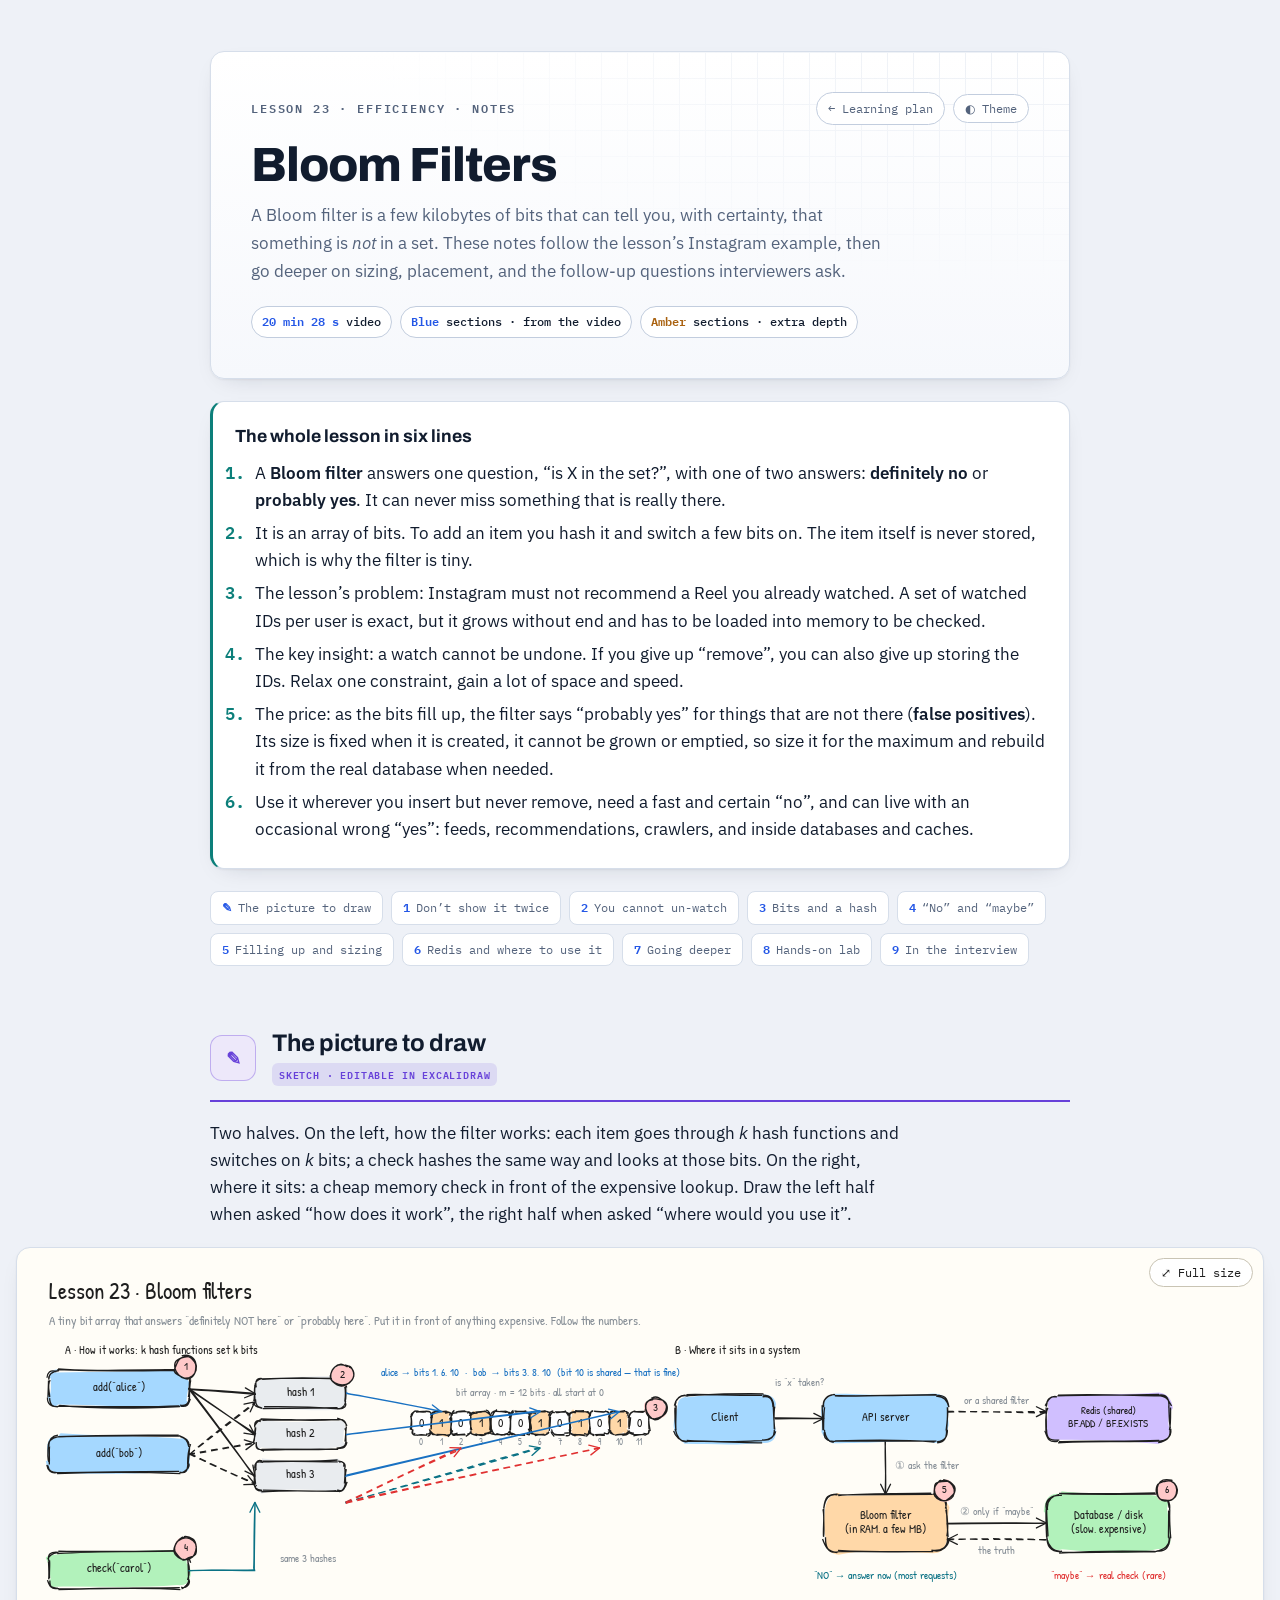
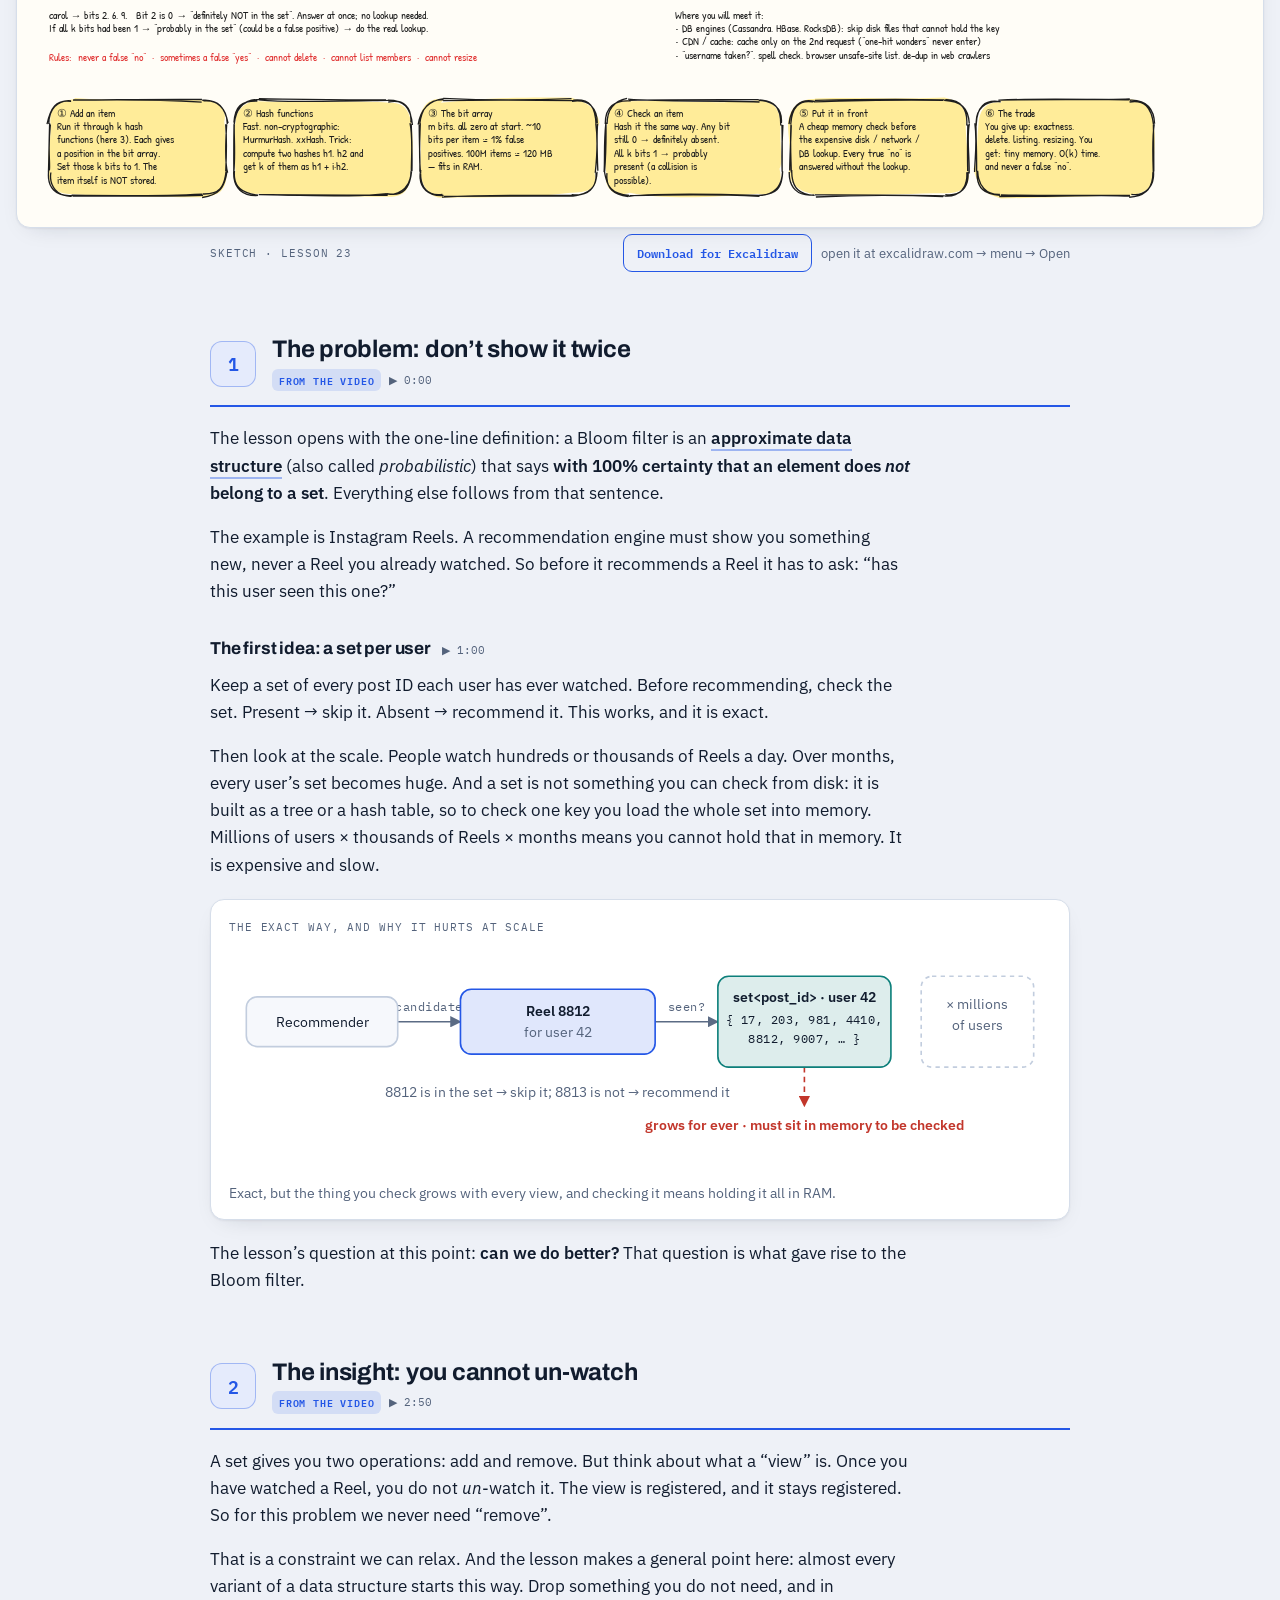
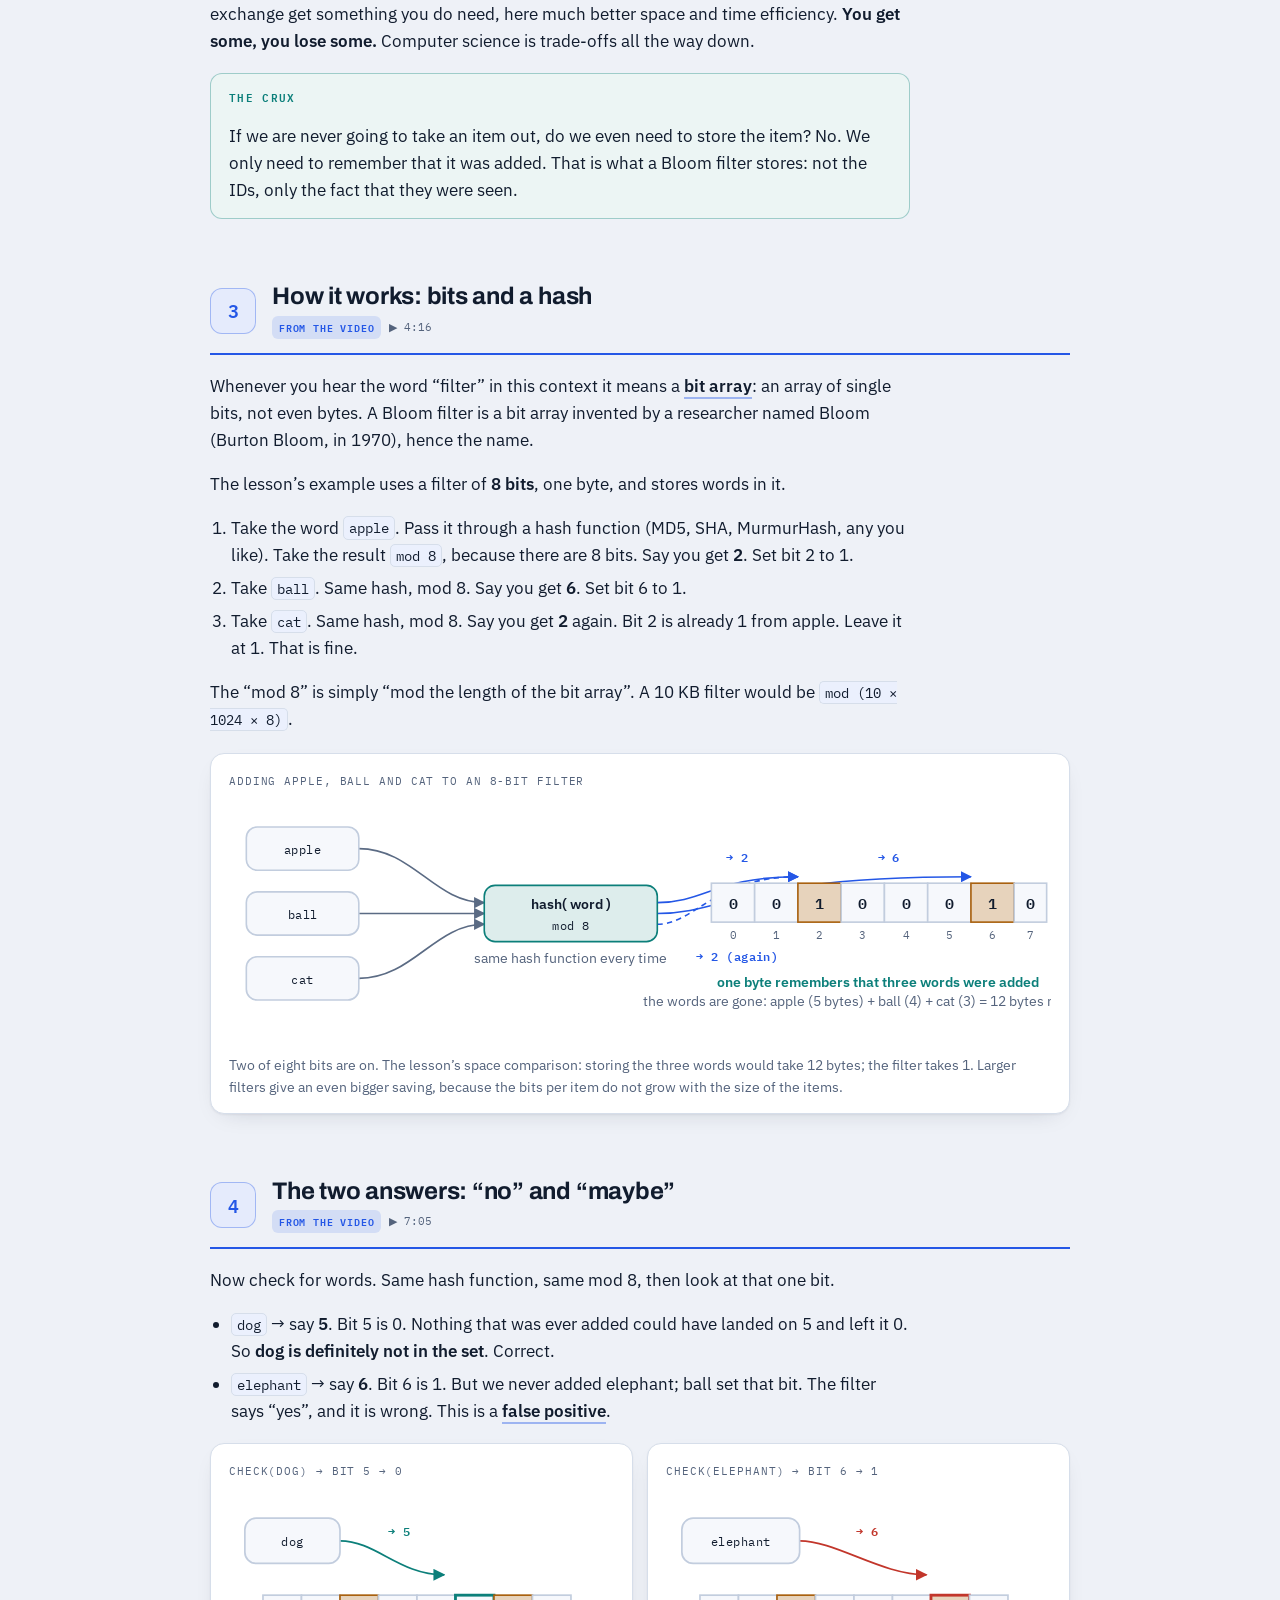
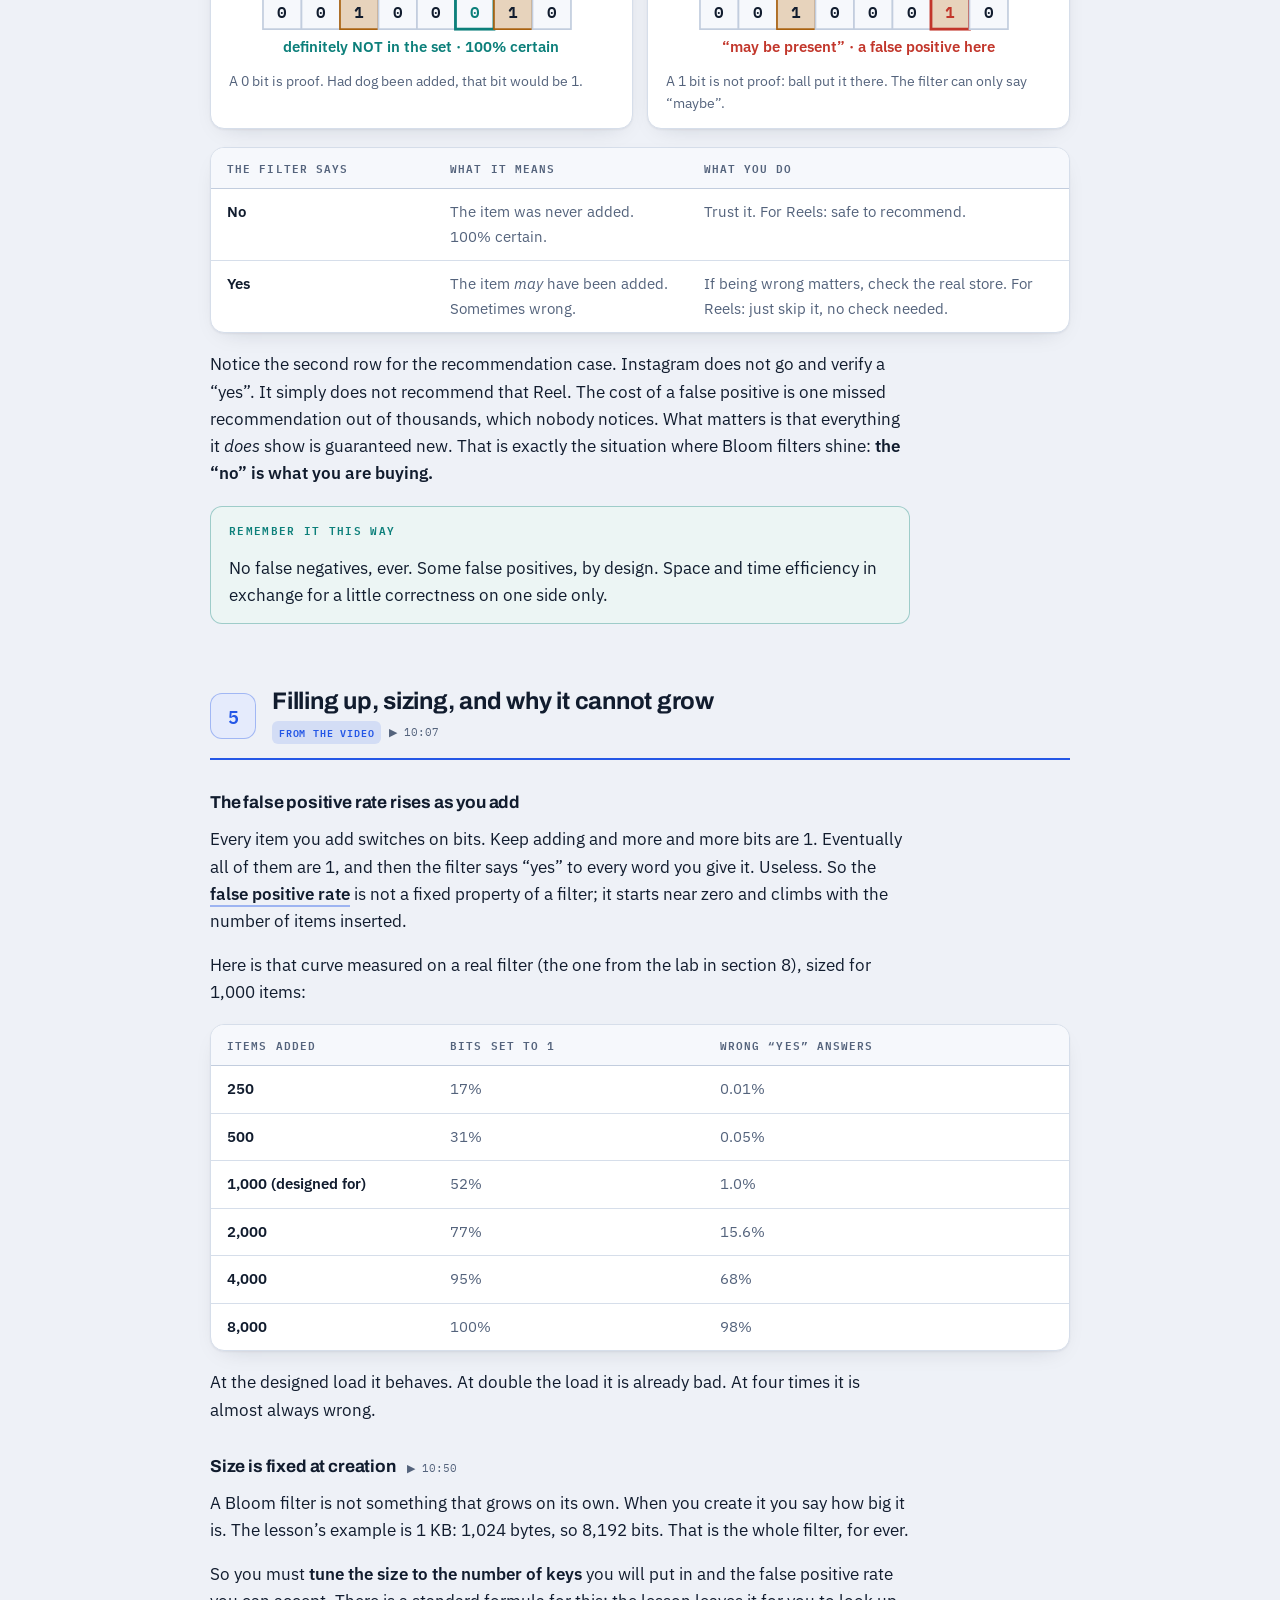
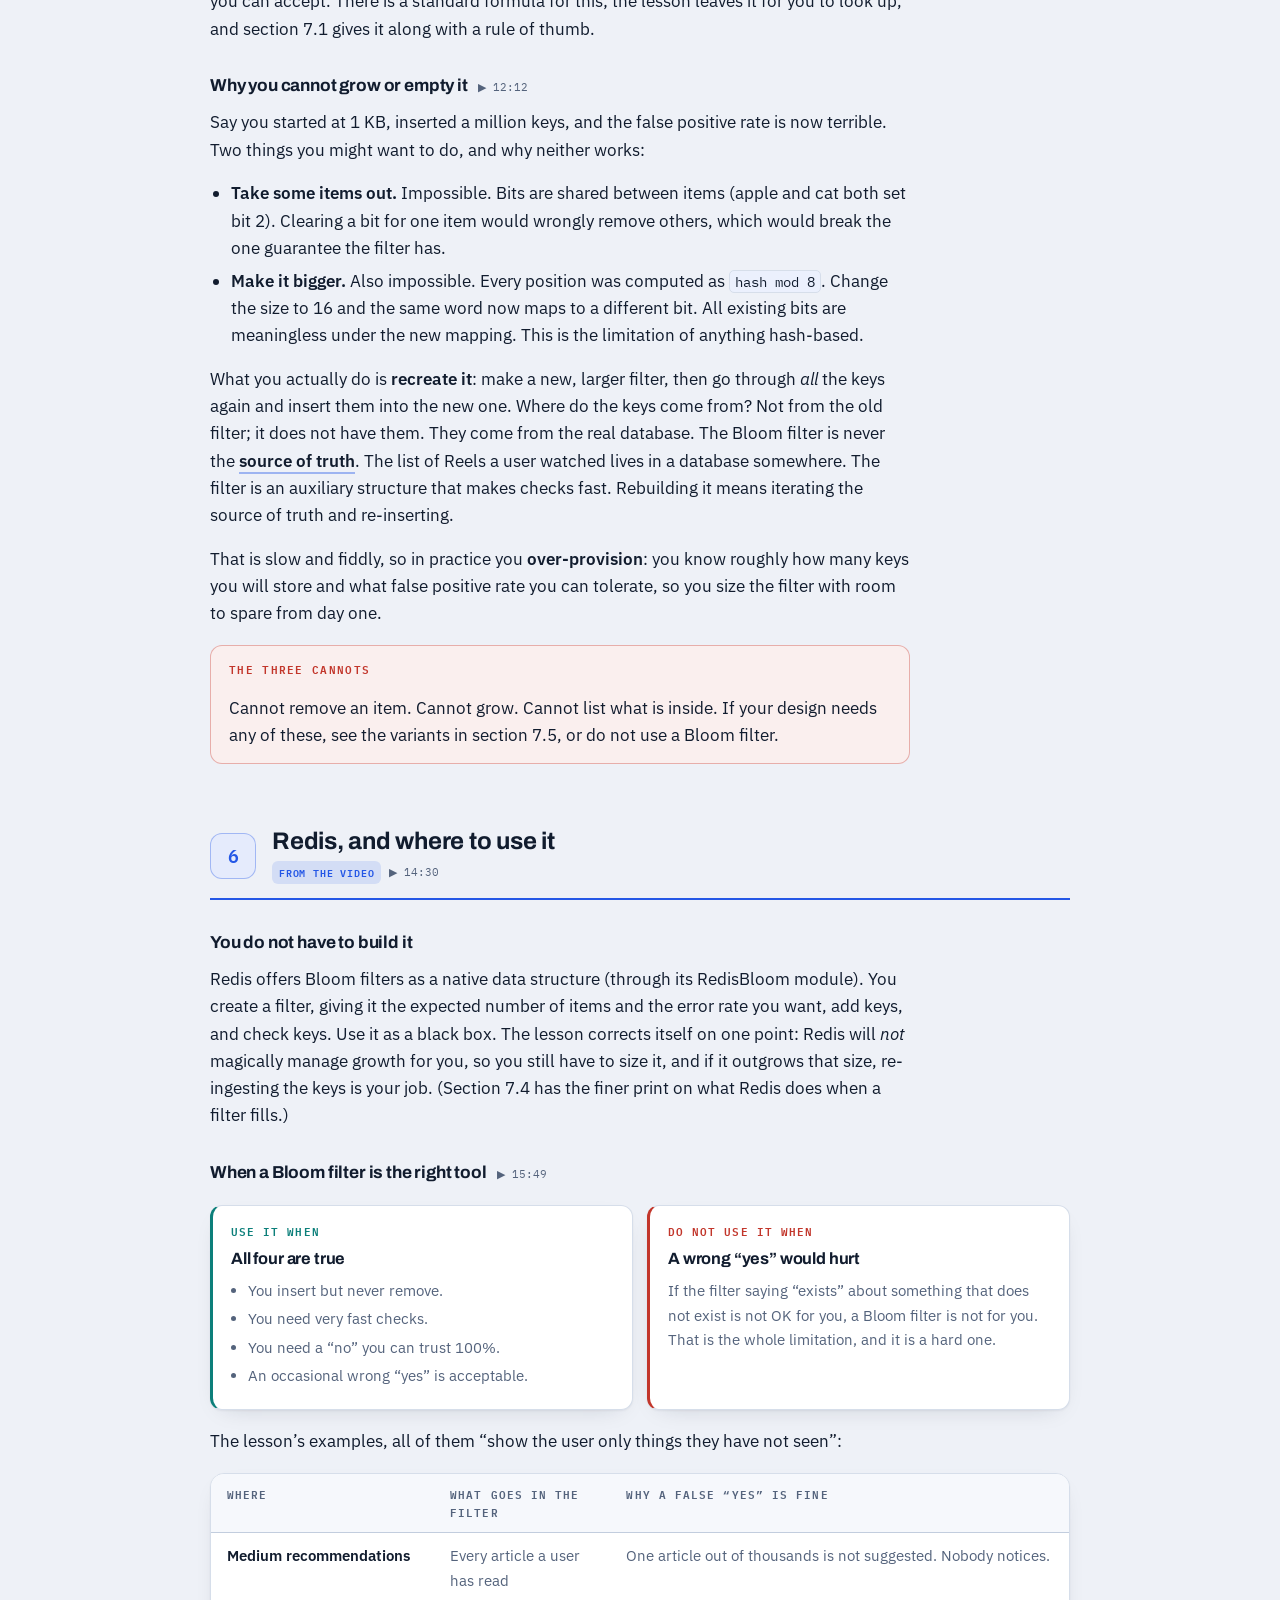
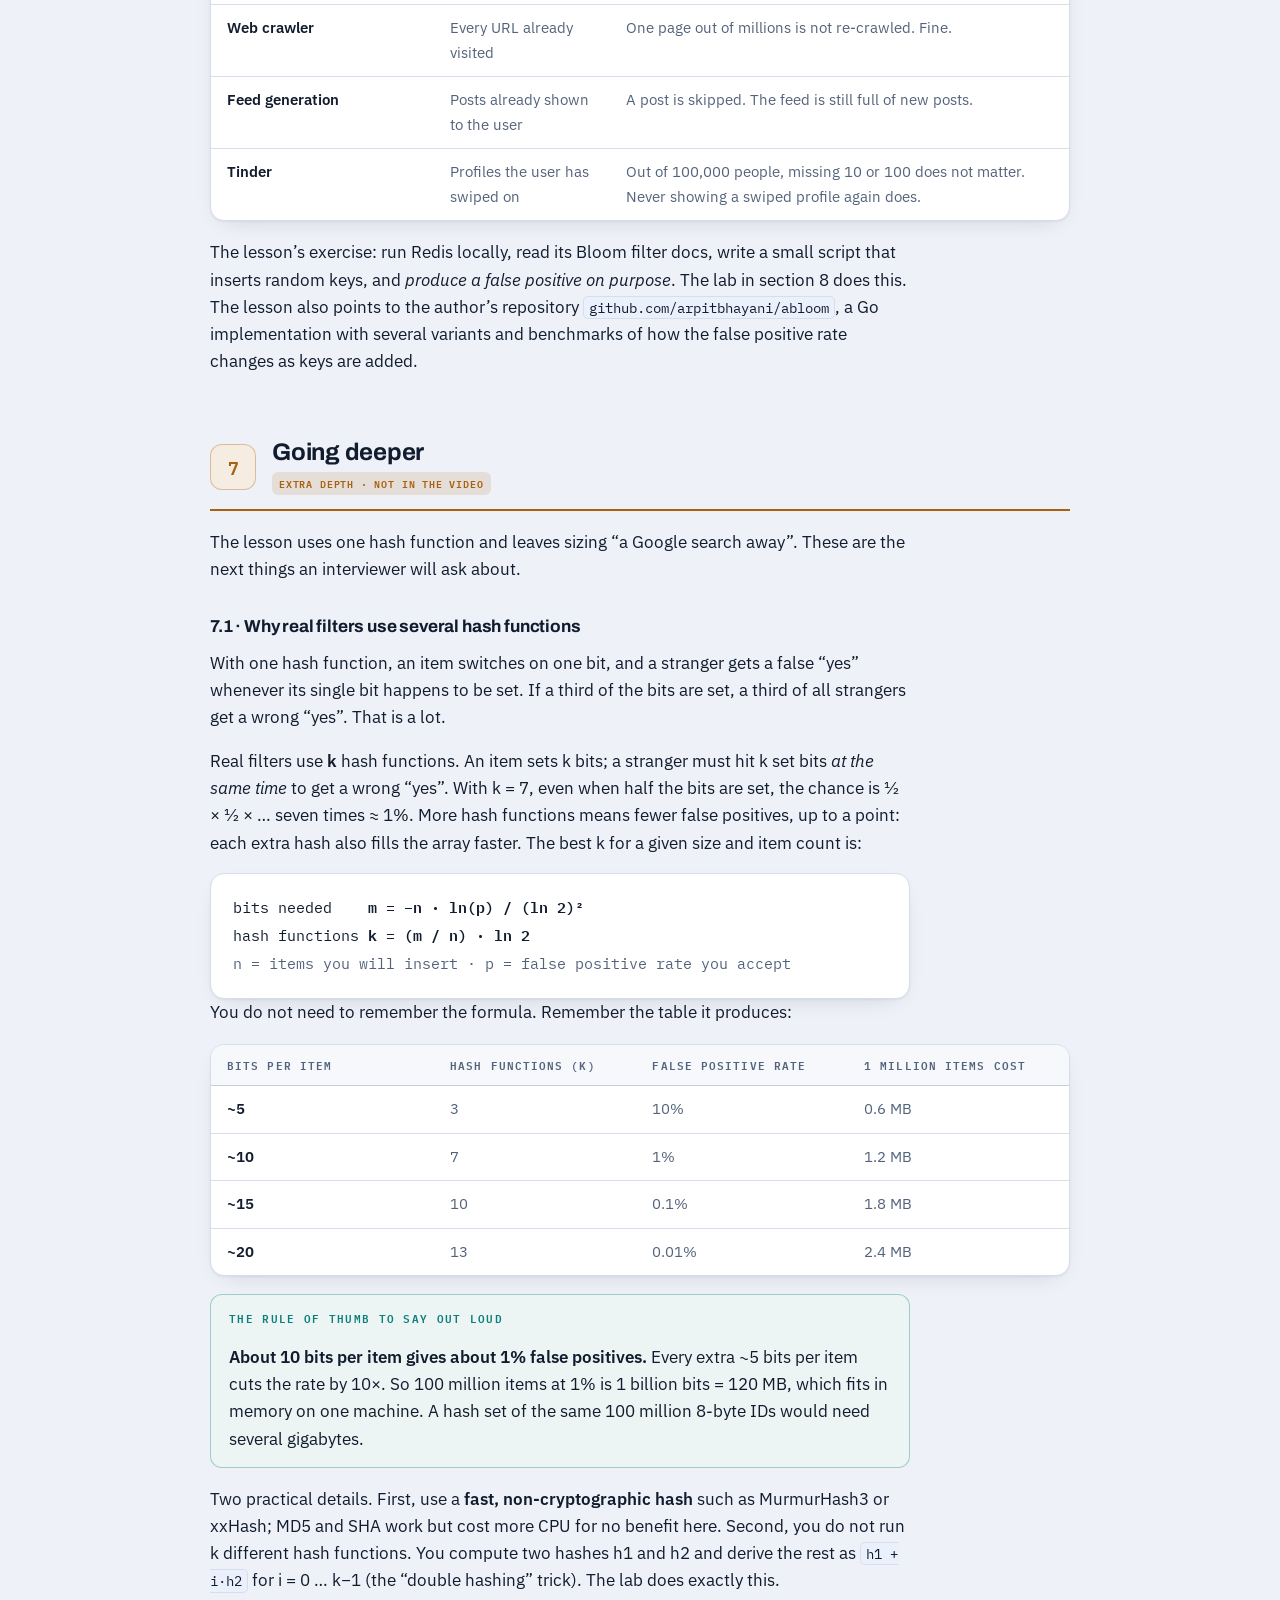
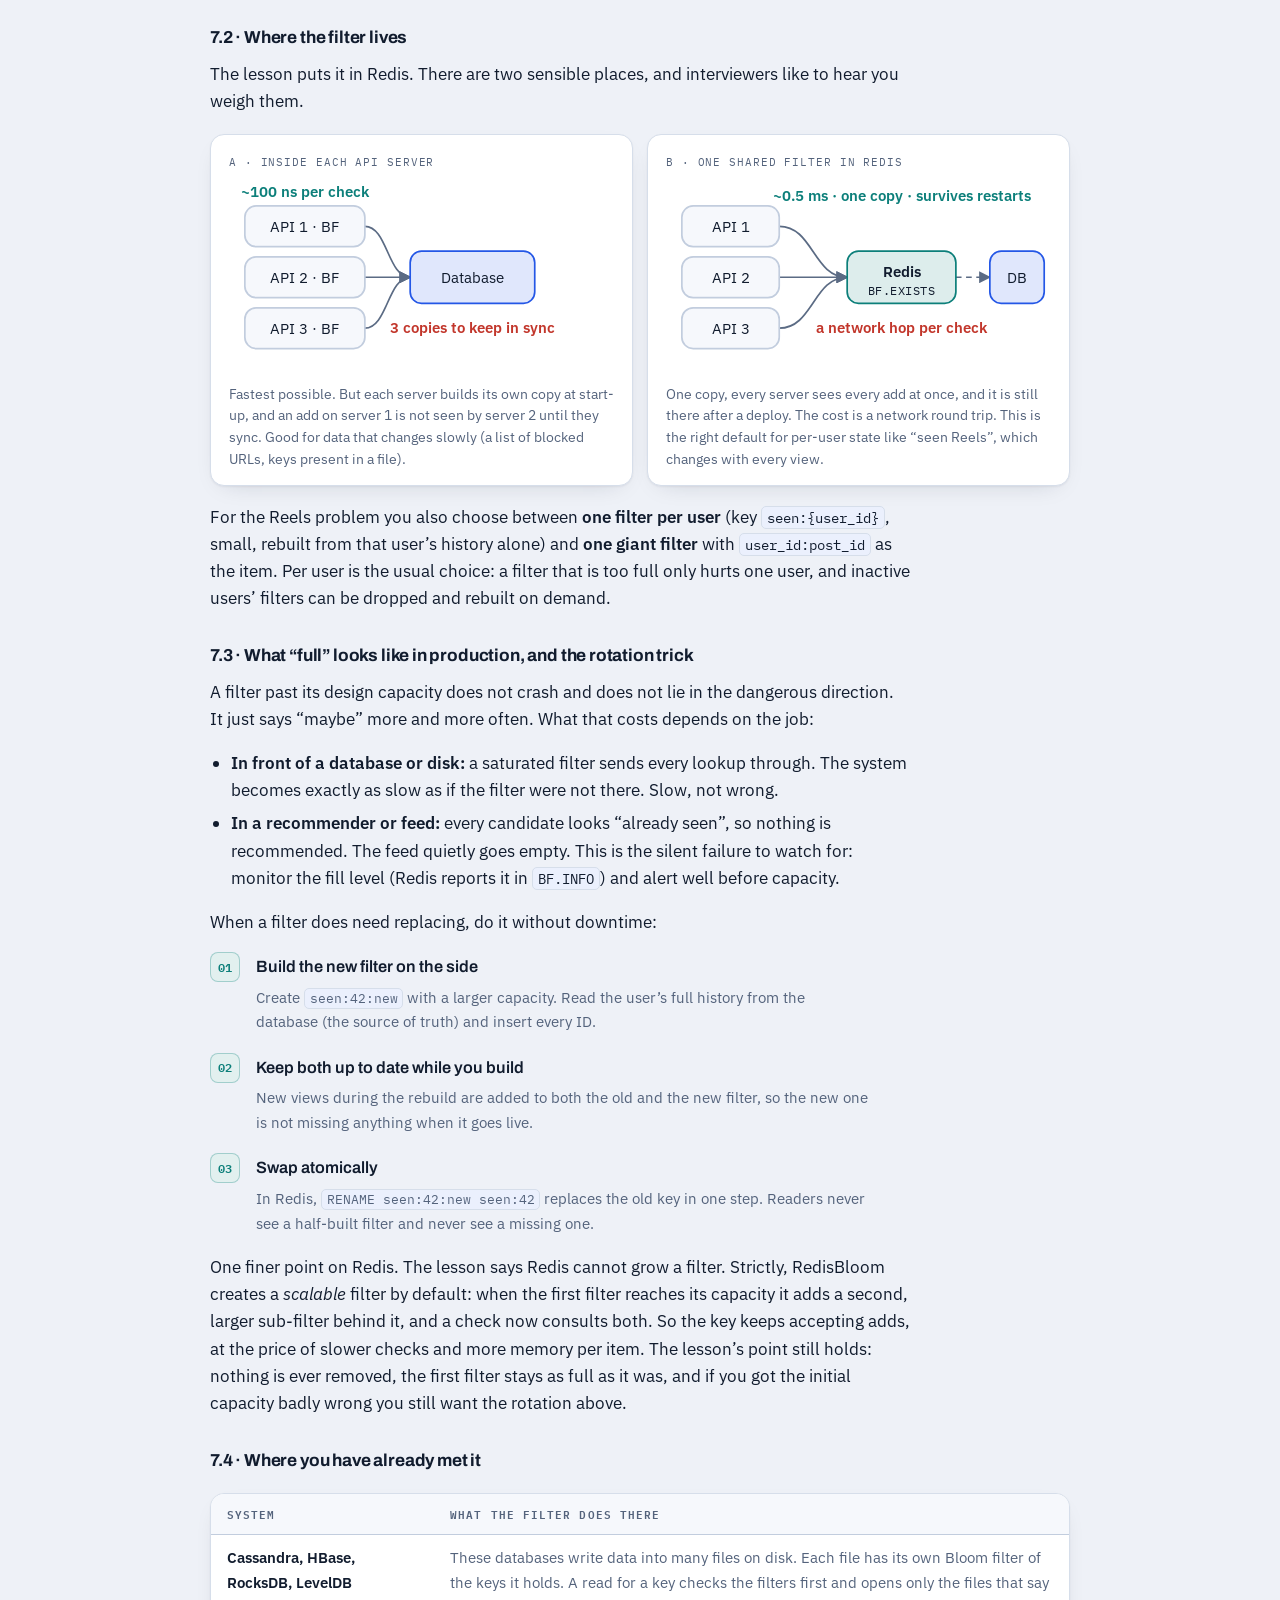
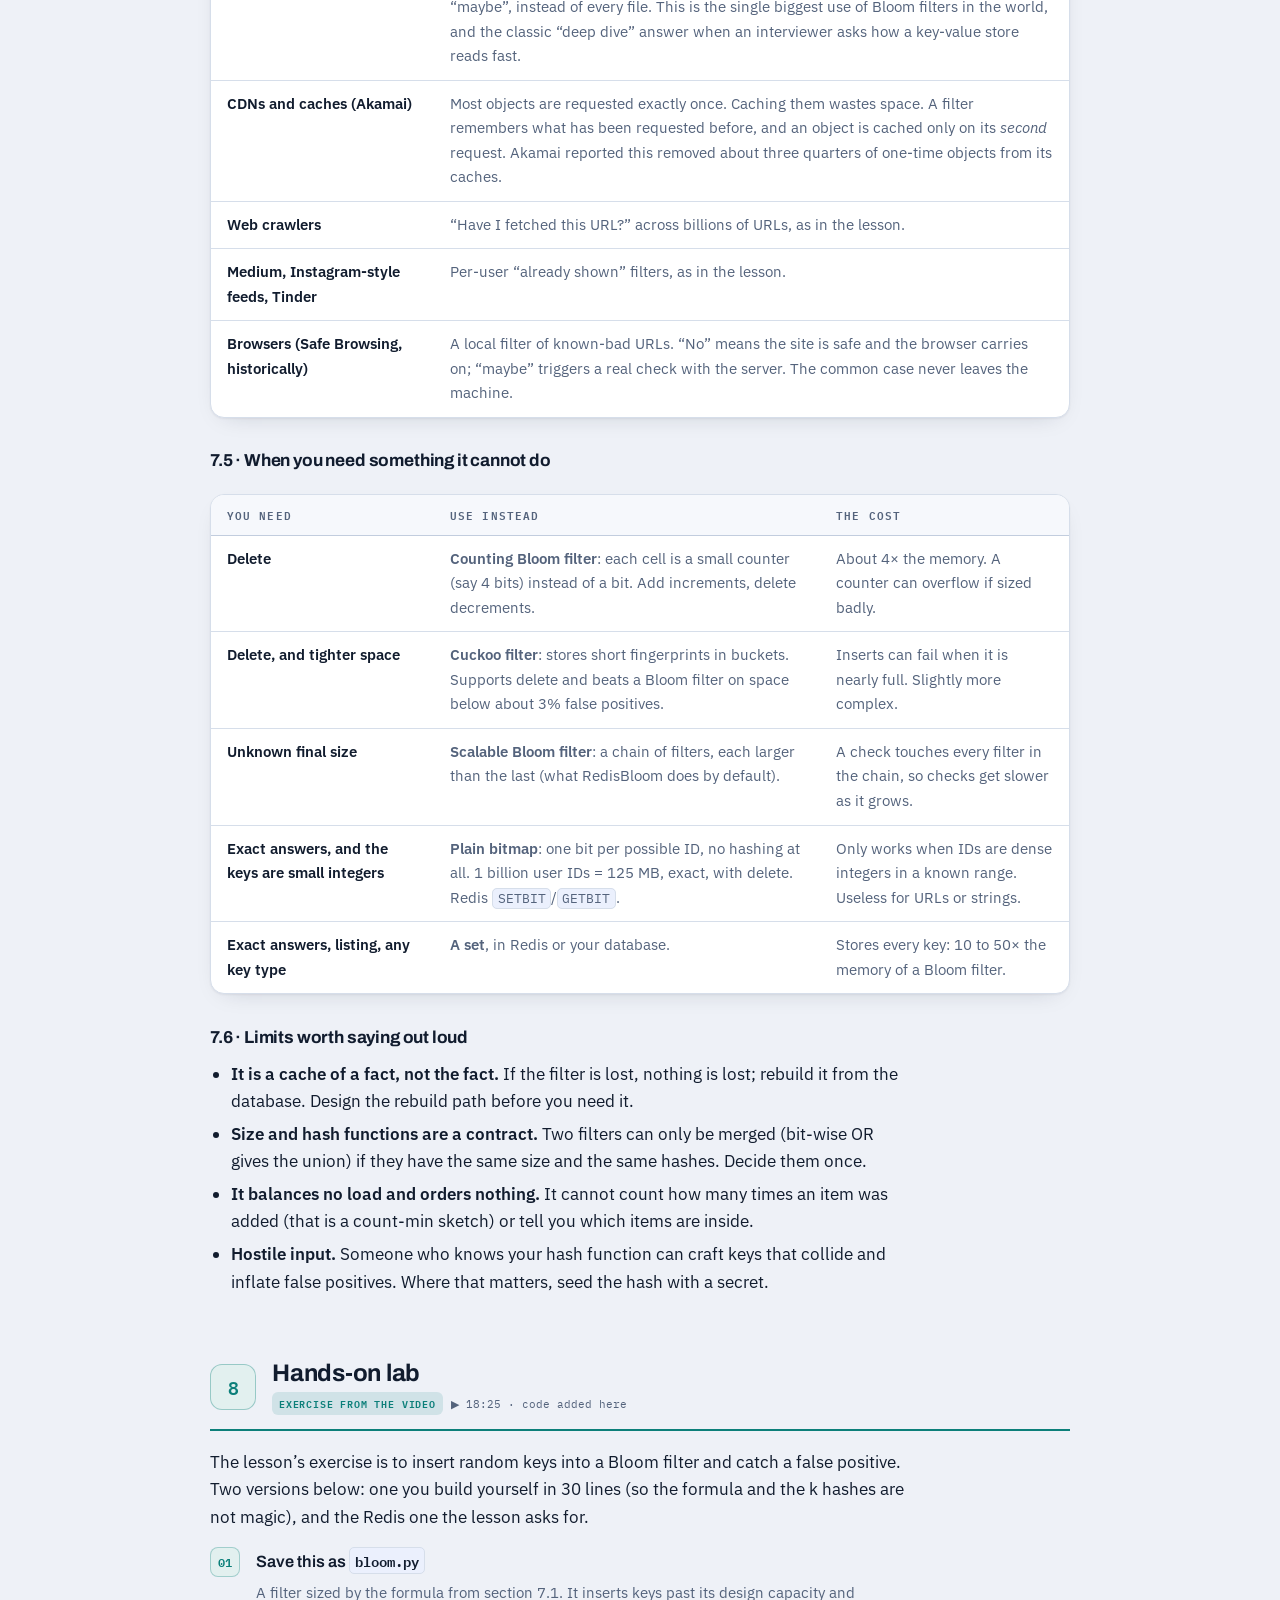
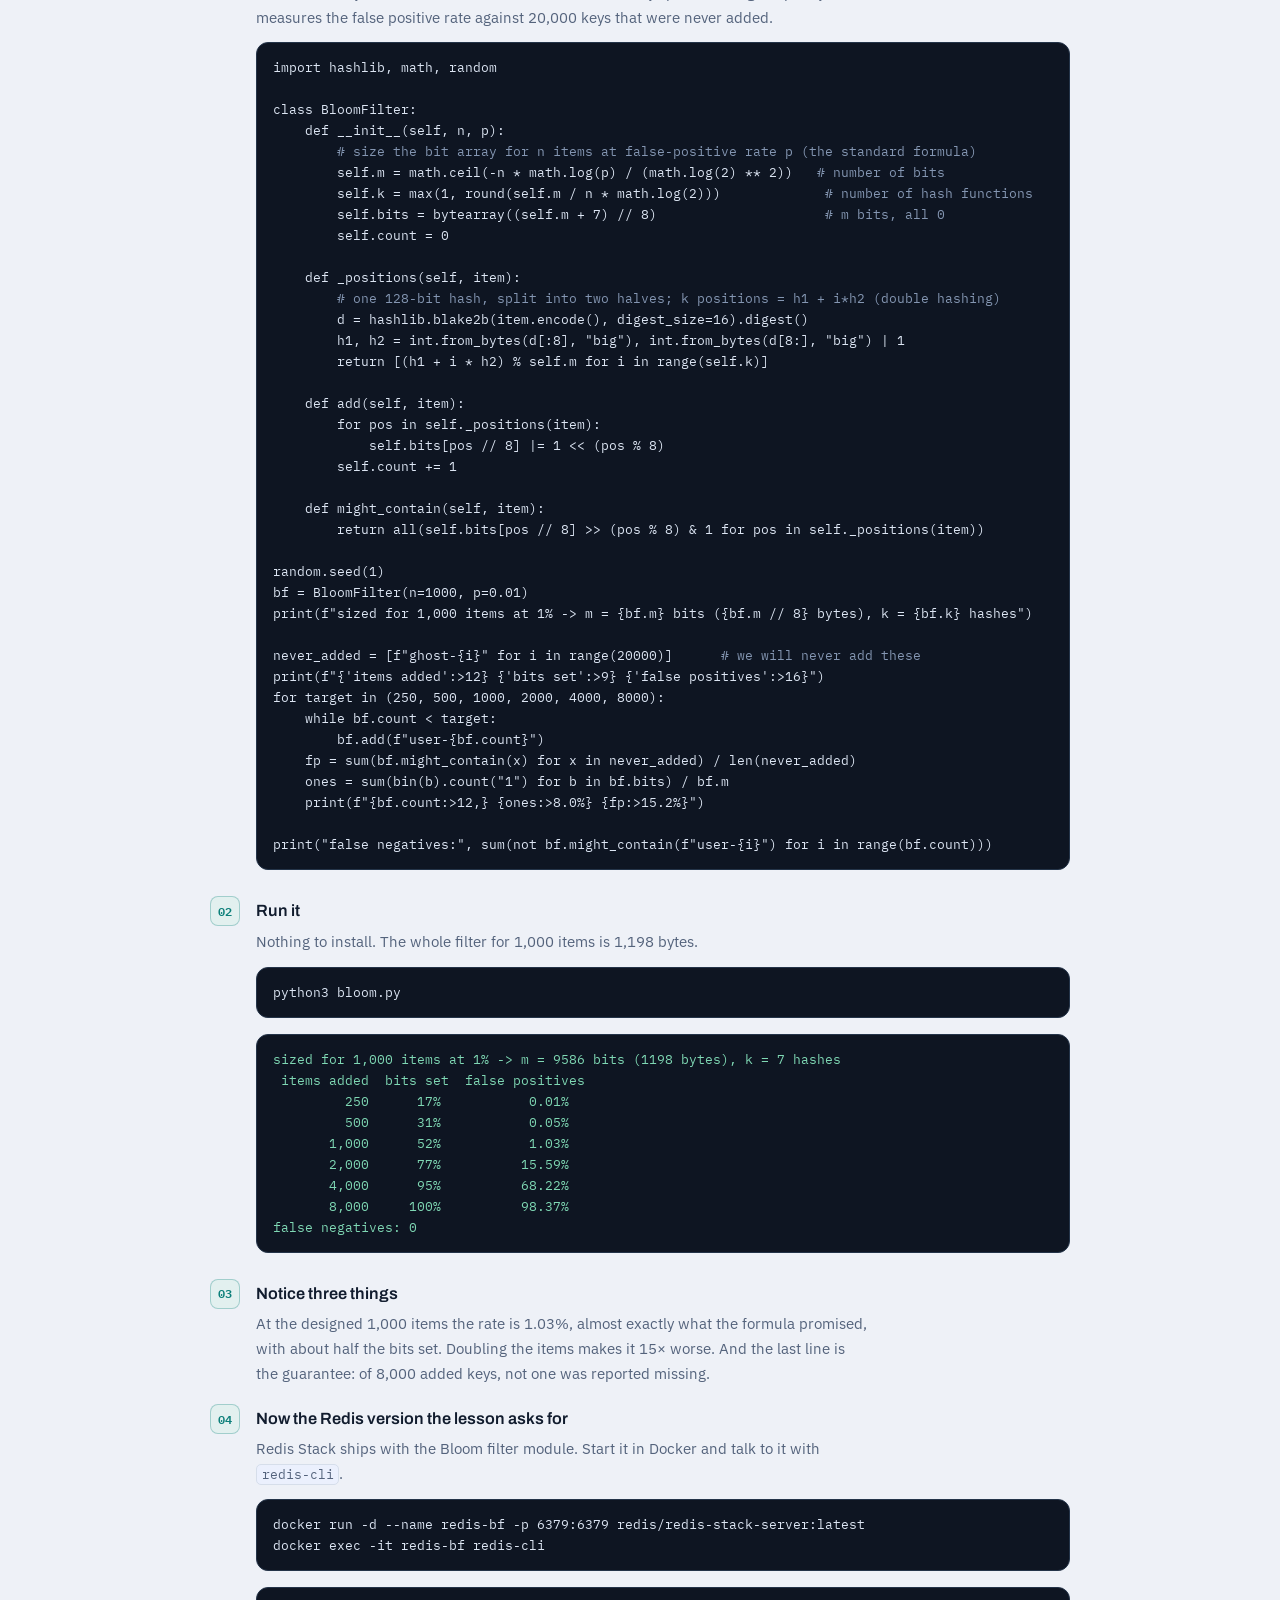
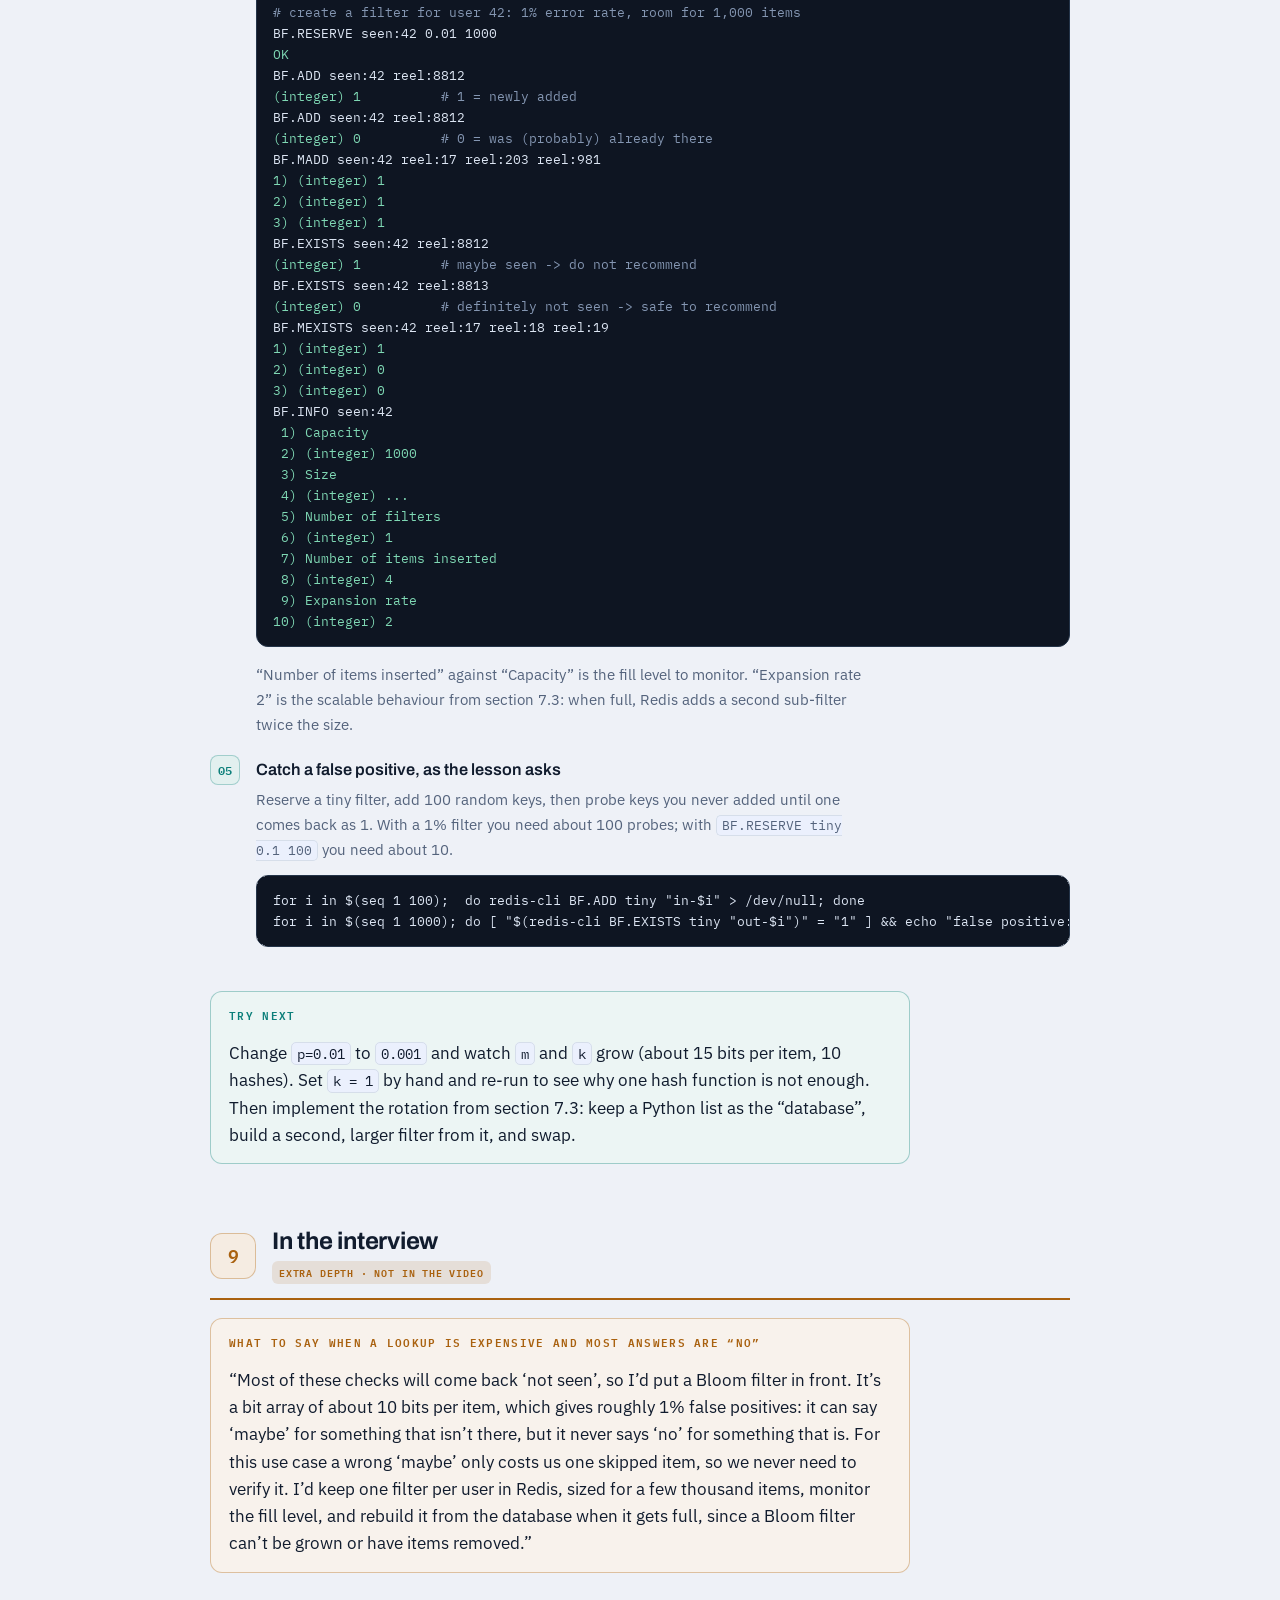
<file: notes/23-bloom-filters.html>
<!DOCTYPE html>
<html lang="en">
<head>
<meta charset="utf-8">
<meta name="viewport" content="width=device-width, initial-scale=1">
<title>Bloom Filters — notes</title>
<link rel="preconnect" href="https://fonts.googleapis.com">
<link rel="preconnect" href="https://fonts.gstatic.com" crossorigin>
<link href="https://fonts.googleapis.com/css2?family=Archivo:wght@600;700;800&family=IBM+Plex+Mono:wght@400;500;600&family=IBM+Plex+Sans:wght@400;500;600&family=Patrick+Hand&display=swap" rel="stylesheet">
<link rel="stylesheet" href="../css/notes.css">
<style>
  /* page-specific: bit cells in the diagrams */
  svg.dia .cell{fill:var(--surface-2);stroke:var(--line-strong);stroke-width:1.5}
  svg.dia .cell.on{fill:color-mix(in srgb,var(--amber) 28%,var(--surface));stroke:var(--amber)}
  svg.dia text.t-num{font-family:"IBM Plex Mono",ui-monospace,monospace;font-size:14px;font-weight:600}
  svg.dia text.t-idx{font-family:"IBM Plex Mono",ui-monospace,monospace;font-size:10px;fill:var(--muted)}
</style>
</head>
<body>

<!-- arrowheads shared by every diagram on the page -->
<svg class="dia" width="0" height="0" style="position:absolute" aria-hidden="true" focusable="false">
  <defs>
    <marker id="ah" viewBox="0 0 10 10" refX="9" refY="5" markerWidth="7" markerHeight="7" orient="auto-start-reverse"><path class="head" d="M0 0L10 5L0 10z"/></marker>
    <marker id="ah-teal" viewBox="0 0 10 10" refX="9" refY="5" markerWidth="7" markerHeight="7" orient="auto-start-reverse"><path class="head teal" d="M0 0L10 5L0 10z"/></marker>
    <marker id="ah-red" viewBox="0 0 10 10" refX="9" refY="5" markerWidth="7" markerHeight="7" orient="auto-start-reverse"><path class="head red" d="M0 0L10 5L0 10z"/></marker>
    <marker id="ah-accent" viewBox="0 0 10 10" refX="9" refY="5" markerWidth="7" markerHeight="7" orient="auto-start-reverse"><path class="head accent" d="M0 0L10 5L0 10z"/></marker>
  </defs>
</svg>

<div class="wrap">

  <header class="hero">
    <div class="topbar">
      <p class="eyebrow">Lesson 23 · Efficiency · Notes</p>
      <div class="topbar-right">
        <a class="back" href="../index.html">← Learning plan</a>
        <button class="toggle" id="themeBtn" type="button">◐ Theme</button>
      </div>
    </div>
    <h1>Bloom Filters</h1>
    <p class="lede">A Bloom filter is a few kilobytes of bits that can tell you, with certainty, that something is <em>not</em> in a set. These notes follow the lesson’s Instagram example, then go deeper on sizing, placement, and the follow-up questions interviewers ask.</p>
    <div class="chips">
      <span class="chip"><b>20 min 28 s</b> video</span>
      <span class="chip"><b>Blue</b> sections · from the video</span>
      <span class="chip"><b style="color:var(--amber)">Amber</b> sections · extra depth</span>
    </div>
  </header>

  <div class="tldr">
    <h2>The whole lesson in six lines</h2>
    <ol>
      <li>A <strong>Bloom filter</strong> answers one question, “is X in the set?”, with one of two answers: <strong>definitely no</strong> or <strong>probably yes</strong>. It can never miss something that is really there.</li>
      <li>It is an array of bits. To add an item you hash it and switch a few bits on. The item itself is never stored, which is why the filter is tiny.</li>
      <li>The lesson’s problem: Instagram must not recommend a Reel you already watched. A set of watched IDs per user is exact, but it grows without end and has to be loaded into memory to be checked.</li>
      <li>The key insight: a watch cannot be undone. If you give up “remove”, you can also give up storing the IDs. Relax one constraint, gain a lot of space and speed.</li>
      <li>The price: as the bits fill up, the filter says “probably yes” for things that are not there (<strong>false positives</strong>). Its size is fixed when it is created, it cannot be grown or emptied, so size it for the maximum and rebuild it from the real database when needed.</li>
      <li>Use it wherever you insert but never remove, need a fast and certain “no”, and can live with an occasional wrong “yes”: feeds, recommendations, crawlers, and inside databases and caches.</li>
    </ol>
  </div>

  <ul class="toc" aria-label="Contents">
    <li><a href="#sketch"><b>✎</b>The picture to draw</a></li>
    <li><a href="#problem"><b>1</b>Don’t show it twice</a></li>
    <li><a href="#insight"><b>2</b>You cannot un-watch</a></li>
    <li><a href="#how"><b>3</b>Bits and a hash</a></li>
    <li><a href="#answers"><b>4</b>“No” and “maybe”</a></li>
    <li><a href="#fill"><b>5</b>Filling up and sizing</a></li>
    <li><a href="#use"><b>6</b>Redis and where to use it</a></li>
    <li><a href="#deeper"><b>7</b>Going deeper</a></li>
    <li><a href="#lab"><b>8</b>Hands-on lab</a></li>
    <li><a href="#interview"><b>9</b>In the interview</a></li>
  </ul>

  <section id="sketch" class="sketch-sec">
    <div class="sec-head">
      <span class="sec-num">✎</span>
      <div>
        <h2>The picture to draw</h2>
        <div class="sec-meta"><span class="badge">Sketch · editable in Excalidraw</span></div>
      </div>
    </div>
    <div class="prose">
      <p>Two halves. On the left, how the filter works: each item goes through <em>k</em> hash functions and switches on <em>k</em> bits; a check hashes the same way and looks at those bits. On the right, where it sits: a cheap memory check in front of the expensive lookup. Draw the left half when asked “how does it work”, the right half when asked “where would you use it”.</p>
    </div>
    <div class="paper"><button class="zoom-btn" type="button" data-zoom>⤢ Full size</button><div class="paper-scroll"><svg class="sketch" data-sketch="sk" role="img" aria-label="Left: adding alice and bob sets three bits each in a 12-bit array through three hash functions; checking carol finds one of its bits still zero, so it is definitely absent. Right: a client asks an API server, which asks an in-memory Bloom filter first and only goes to the database when the filter says maybe. Notes explain each numbered part."></svg></div></div>
    <p class="paper-foot"><span class="cap">Sketch · lesson 23</span><span><a class="btn ghost" href="../diagrams/23-bloom-filters.excalidraw" download>Download for Excalidraw</a> &nbsp; open it at excalidraw.com → menu → Open</span></p>
    <script type="application/json" id="sk" data-sketch-src="diagrams/23-bloom-filters.excalidraw">{"elements":[{"id":"e29735a1d","type":"text","x":0,"y":0,"width":385.00000000000006,"height":35.0,"angle":0,"strokeColor":"#1e1e1e","backgroundColor":"transparent","fillStyle":"solid","strokeWidth":2,"strokeStyle":"solid","roughness":1,"opacity":100,"groupIds":[],"frameId":null,"roundness":null,"seed":2035525363,"version":1,"versionNonce":323946140,"isDeleted":false,"boundElements":[],"updated":1792316706386,"link":null,"locked":false,"text":"Lesson 23 · Bloom filters","originalText":"Lesson 23 · Bloom filters","fontSize":28,"fontFamily":5,"textAlign":"left","verticalAlign":"top","containerId":null,"lineHeight":1.25,"autoResize":true},{"id":"e32899388","type":"text","x":0,"y":42,"width":1144.0,"height":20.0,"angle":0,"strokeColor":"#868e96","backgroundColor":"transparent","fillStyle":"solid","strokeWidth":2,"strokeStyle":"solid","roughness":1,"opacity":100,"groupIds":[],"frameId":null,"roundness":null,"seed":1397871145,"version":1,"versionNonce":103694313,"isDeleted":false,"boundElements":[],"updated":1792316706386,"link":null,"locked":false,"text":"A tiny bit array that answers “definitely NOT here” or “probably here”. Put it in front of anything expensive. Follow the numbers.","originalText":"A tiny bit array that answers “definitely NOT here” or “probably here”. Put it in front of anything expensive. Follow the numbers.","fontSize":16,"fontFamily":5,"textAlign":"left","verticalAlign":"top","containerId":null,"lineHeight":1.25,"autoResize":true},{"id":"e945979a","type":"text","x":20,"y":78,"width":371.25000000000006,"height":18.75,"angle":0,"strokeColor":"#1e1e1e","backgroundColor":"transparent","fillStyle":"solid","strokeWidth":2,"strokeStyle":"solid","roughness":1,"opacity":100,"groupIds":[],"frameId":null,"roundness":null,"seed":1763673107,"version":1,"versionNonce":1150797846,"isDeleted":false,"boundElements":[],"updated":1792316706386,"link":null,"locked":false,"text":"A · How it works: k hash functions set k bits","originalText":"A · How it works: k hash functions set k bits","fontSize":15,"fontFamily":5,"textAlign":"left","verticalAlign":"top","containerId":null,"lineHeight":1.25,"autoResize":true},{"id":"ec0c7409","type":"rectangle","x":0,"y":110,"width":170,"height":44,"angle":0,"strokeColor":"#1e1e1e","backgroundColor":"#a5d8ff","fillStyle":"solid","strokeWidth":2,"strokeStyle":"solid","roughness":1,"opacity":100,"groupIds":["in1"],"frameId":null,"roundness":{"type":3},"seed":785310973,"version":1,"versionNonce":1251527727,"isDeleted":false,"boundElements":[],"updated":1792316706386,"link":null,"locked":false},{"id":"e76c823b","type":"text","x":35.49999999999999,"y":122.625,"width":99.00000000000001,"height":18.75,"angle":0,"strokeColor":"#1e1e1e","backgroundColor":"transparent","fillStyle":"solid","strokeWidth":2,"strokeStyle":"solid","roughness":1,"opacity":100,"groupIds":["in1"],"frameId":null,"roundness":null,"seed":1953574603,"version":1,"versionNonce":1089709947,"isDeleted":false,"boundElements":[],"updated":1792316706386,"link":null,"locked":false,"text":"add(“alice”)","originalText":"add(“alice”)","fontSize":15,"fontFamily":5,"textAlign":"center","verticalAlign":"top","containerId":null,"lineHeight":1.25,"autoResize":true},{"id":"e1b7b3ae7","type":"rectangle","x":0,"y":190,"width":170,"height":44,"angle":0,"strokeColor":"#1e1e1e","backgroundColor":"#a5d8ff","fillStyle":"solid","strokeWidth":2,"strokeStyle":"solid","roughness":1,"opacity":100,"groupIds":["in2"],"frameId":null,"roundness":{"type":3},"seed":80521325,"version":1,"versionNonce":184570286,"isDeleted":false,"boundElements":[],"updated":1792316706386,"link":null,"locked":false},{"id":"e3781b3ae","type":"text","x":43.75,"y":202.625,"width":82.5,"height":18.75,"angle":0,"strokeColor":"#1e1e1e","backgroundColor":"transparent","fillStyle":"solid","strokeWidth":2,"strokeStyle":"solid","roughness":1,"opacity":100,"groupIds":["in2"],"frameId":null,"roundness":null,"seed":898017870,"version":1,"versionNonce":150013384,"isDeleted":false,"boundElements":[],"updated":1792316706386,"link":null,"locked":false,"text":"add(“bob”)","originalText":"add(“bob”)","fontSize":15,"fontFamily":5,"textAlign":"center","verticalAlign":"top","containerId":null,"lineHeight":1.25,"autoResize":true},{"id":"e1ece0b93","type":"rectangle","x":0,"y":330,"width":170,"height":44,"angle":0,"strokeColor":"#1e1e1e","backgroundColor":"#b2f2bb","fillStyle":"solid","strokeWidth":2,"strokeStyle":"solid","roughness":1,"opacity":100,"groupIds":["q"],"frameId":null,"roundness":{"type":3},"seed":194804717,"version":1,"versionNonce":1183364968,"isDeleted":false,"boundElements":[],"updated":1792316706386,"link":null,"locked":false},{"id":"e3656a514","type":"text","x":27.249999999999993,"y":342.625,"width":115.50000000000001,"height":18.75,"angle":0,"strokeColor":"#1e1e1e","backgroundColor":"transparent","fillStyle":"solid","strokeWidth":2,"strokeStyle":"solid","roughness":1,"opacity":100,"groupIds":["q"],"frameId":null,"roundness":null,"seed":126938844,"version":1,"versionNonce":1775651416,"isDeleted":false,"boundElements":[],"updated":1792316706386,"link":null,"locked":false,"text":"check(“carol”)","originalText":"check(“carol”)","fontSize":15,"fontFamily":5,"textAlign":"center","verticalAlign":"top","containerId":null,"lineHeight":1.25,"autoResize":true},{"id":"e4860c968","type":"rectangle","x":250,"y":120,"width":110,"height":36,"angle":0,"strokeColor":"#1e1e1e","backgroundColor":"#e9ecef","fillStyle":"solid","strokeWidth":2,"strokeStyle":"solid","roughness":1,"opacity":100,"groupIds":["h1"],"frameId":null,"roundness":{"type":3},"seed":265862674,"version":1,"versionNonce":2034632751,"isDeleted":false,"boundElements":[],"updated":1792316706386,"link":null,"locked":false},{"id":"e1c93182d","type":"text","x":280.25,"y":128.625,"width":49.50000000000001,"height":18.75,"angle":0,"strokeColor":"#1e1e1e","backgroundColor":"transparent","fillStyle":"solid","strokeWidth":2,"strokeStyle":"solid","roughness":1,"opacity":100,"groupIds":["h1"],"frameId":null,"roundness":null,"seed":1354258845,"version":1,"versionNonce":1347402587,"isDeleted":false,"boundElements":[],"updated":1792316706386,"link":null,"locked":false,"text":"hash 1","originalText":"hash 1","fontSize":15,"fontFamily":5,"textAlign":"center","verticalAlign":"top","containerId":null,"lineHeight":1.25,"autoResize":true},{"id":"e4a9fa479","type":"rectangle","x":250,"y":170,"width":110,"height":36,"angle":0,"strokeColor":"#1e1e1e","backgroundColor":"#e9ecef","fillStyle":"solid","strokeWidth":2,"strokeStyle":"solid","roughness":1,"opacity":100,"groupIds":["h2"],"frameId":null,"roundness":{"type":3},"seed":2035189461,"version":1,"versionNonce":132847737,"isDeleted":false,"boundElements":[],"updated":1792316706386,"link":null,"locked":false},{"id":"e49de8268","type":"text","x":280.25,"y":178.625,"width":49.50000000000001,"height":18.75,"angle":0,"strokeColor":"#1e1e1e","backgroundColor":"transparent","fillStyle":"solid","strokeWidth":2,"strokeStyle":"solid","roughness":1,"opacity":100,"groupIds":["h2"],"frameId":null,"roundness":null,"seed":1257440635,"version":1,"versionNonce":851864843,"isDeleted":false,"boundElements":[],"updated":1792316706386,"link":null,"locked":false,"text":"hash 2","originalText":"hash 2","fontSize":15,"fontFamily":5,"textAlign":"center","verticalAlign":"top","containerId":null,"lineHeight":1.25,"autoResize":true},{"id":"e658f14f","type":"rectangle","x":250,"y":220,"width":110,"height":36,"angle":0,"strokeColor":"#1e1e1e","backgroundColor":"#e9ecef","fillStyle":"solid","strokeWidth":2,"strokeStyle":"solid","roughness":1,"opacity":100,"groupIds":["h3"],"frameId":null,"roundness":{"type":3},"seed":2096491879,"version":1,"versionNonce":474769609,"isDeleted":false,"boundElements":[],"updated":1792316706386,"link":null,"locked":false},{"id":"e5f66bd9","type":"text","x":280.25,"y":228.625,"width":49.50000000000001,"height":18.75,"angle":0,"strokeColor":"#1e1e1e","backgroundColor":"transparent","fillStyle":"solid","strokeWidth":2,"strokeStyle":"solid","roughness":1,"opacity":100,"groupIds":["h3"],"frameId":null,"roundness":null,"seed":1195428768,"version":1,"versionNonce":1843546982,"isDeleted":false,"boundElements":[],"updated":1792316706386,"link":null,"locked":false,"text":"hash 3","originalText":"hash 3","fontSize":15,"fontFamily":5,"textAlign":"center","verticalAlign":"top","containerId":null,"lineHeight":1.25,"autoResize":true},{"id":"e110bdf57","type":"rectangle","x":440,"y":160,"width":24,"height":28,"angle":0,"strokeColor":"#1e1e1e","backgroundColor":"#ffffff","fillStyle":"solid","strokeWidth":2,"strokeStyle":"solid","roughness":1,"opacity":100,"groupIds":["bits"],"frameId":null,"roundness":{"type":3},"seed":621931212,"version":1,"versionNonce":900094242,"isDeleted":false,"boundElements":[],"updated":1792316706386,"link":null,"locked":false},{"id":"e1276f353","type":"text","x":448.15,"y":166,"width":7.700000000000001,"height":17.5,"angle":0,"strokeColor":"#1e1e1e","backgroundColor":"transparent","fillStyle":"solid","strokeWidth":2,"strokeStyle":"solid","roughness":1,"opacity":100,"groupIds":["bits"],"frameId":null,"roundness":null,"seed":1161114103,"version":1,"versionNonce":252956897,"isDeleted":false,"boundElements":[],"updated":1792316706386,"link":null,"locked":false,"text":"0","originalText":"0","fontSize":14,"fontFamily":5,"textAlign":"center","verticalAlign":"top","containerId":null,"lineHeight":1.25,"autoResize":true},{"id":"e4913b32d","type":"text","x":448.975,"y":192,"width":6.050000000000001,"height":13.75,"angle":0,"strokeColor":"#868e96","backgroundColor":"transparent","fillStyle":"solid","strokeWidth":2,"strokeStyle":"solid","roughness":1,"opacity":100,"groupIds":["bits"],"frameId":null,"roundness":null,"seed":662459677,"version":1,"versionNonce":1203143341,"isDeleted":false,"boundElements":[],"updated":1792316706386,"link":null,"locked":false,"text":"0","originalText":"0","fontSize":11,"fontFamily":5,"textAlign":"center","verticalAlign":"top","containerId":null,"lineHeight":1.25,"autoResize":true},{"id":"e6876d418","type":"rectangle","x":464,"y":160,"width":24,"height":28,"angle":0,"strokeColor":"#1e1e1e","backgroundColor":"#ffd8a8","fillStyle":"solid","strokeWidth":2,"strokeStyle":"solid","roughness":1,"opacity":100,"groupIds":["bits"],"frameId":null,"roundness":{"type":3},"seed":1464589643,"version":1,"versionNonce":388106950,"isDeleted":false,"boundElements":[],"updated":1792316706386,"link":null,"locked":false},{"id":"ed30edf2","type":"text","x":472.15,"y":166,"width":7.700000000000001,"height":17.5,"angle":0,"strokeColor":"#1e1e1e","backgroundColor":"transparent","fillStyle":"solid","strokeWidth":2,"strokeStyle":"solid","roughness":1,"opacity":100,"groupIds":["bits"],"frameId":null,"roundness":null,"seed":1248976841,"version":1,"versionNonce":1226652085,"isDeleted":false,"boundElements":[],"updated":1792316706386,"link":null,"locked":false,"text":"1","originalText":"1","fontSize":14,"fontFamily":5,"textAlign":"center","verticalAlign":"top","containerId":null,"lineHeight":1.25,"autoResize":true},{"id":"e51c7eaa4","type":"text","x":472.975,"y":192,"width":6.050000000000001,"height":13.75,"angle":0,"strokeColor":"#868e96","backgroundColor":"transparent","fillStyle":"solid","strokeWidth":2,"strokeStyle":"solid","roughness":1,"opacity":100,"groupIds":["bits"],"frameId":null,"roundness":null,"seed":403449955,"version":1,"versionNonce":799717634,"isDeleted":false,"boundElements":[],"updated":1792316706386,"link":null,"locked":false,"text":"1","originalText":"1","fontSize":11,"fontFamily":5,"textAlign":"center","verticalAlign":"top","containerId":null,"lineHeight":1.25,"autoResize":true},{"id":"ec789aea","type":"rectangle","x":488,"y":160,"width":24,"height":28,"angle":0,"strokeColor":"#1e1e1e","backgroundColor":"#ffffff","fillStyle":"solid","strokeWidth":2,"strokeStyle":"solid","roughness":1,"opacity":100,"groupIds":["bits"],"frameId":null,"roundness":{"type":3},"seed":1176272277,"version":1,"versionNonce":1529246226,"isDeleted":false,"boundElements":[],"updated":1792316706386,"link":null,"locked":false},{"id":"e809781c","type":"text","x":496.15,"y":166,"width":7.700000000000001,"height":17.5,"angle":0,"strokeColor":"#1e1e1e","backgroundColor":"transparent","fillStyle":"solid","strokeWidth":2,"strokeStyle":"solid","roughness":1,"opacity":100,"groupIds":["bits"],"frameId":null,"roundness":null,"seed":1211971682,"version":1,"versionNonce":127992539,"isDeleted":false,"boundElements":[],"updated":1792316706386,"link":null,"locked":false,"text":"0","originalText":"0","fontSize":14,"fontFamily":5,"textAlign":"center","verticalAlign":"top","containerId":null,"lineHeight":1.25,"autoResize":true},{"id":"e4f3bb4d9","type":"text","x":496.975,"y":192,"width":6.050000000000001,"height":13.75,"angle":0,"strokeColor":"#868e96","backgroundColor":"transparent","fillStyle":"solid","strokeWidth":2,"strokeStyle":"solid","roughness":1,"opacity":100,"groupIds":["bits"],"frameId":null,"roundness":null,"seed":442292976,"version":1,"versionNonce":1066042003,"isDeleted":false,"boundElements":[],"updated":1792316706386,"link":null,"locked":false,"text":"2","originalText":"2","fontSize":11,"fontFamily":5,"textAlign":"center","verticalAlign":"top","containerId":null,"lineHeight":1.25,"autoResize":true},{"id":"e571758ab","type":"rectangle","x":512,"y":160,"width":24,"height":28,"angle":0,"strokeColor":"#1e1e1e","backgroundColor":"#ffd8a8","fillStyle":"solid","strokeWidth":2,"strokeStyle":"solid","roughness":1,"opacity":100,"groupIds":["bits"],"frameId":null,"roundness":{"type":3},"seed":1141860530,"version":1,"versionNonce":918247488,"isDeleted":false,"boundElements":[],"updated":1792316706386,"link":null,"locked":false},{"id":"e637c3b8d","type":"text","x":520.15,"y":166,"width":7.700000000000001,"height":17.5,"angle":0,"strokeColor":"#1e1e1e","backgroundColor":"transparent","fillStyle":"solid","strokeWidth":2,"strokeStyle":"solid","roughness":1,"opacity":100,"groupIds":["bits"],"frameId":null,"roundness":null,"seed":674625912,"version":1,"versionNonce":999872393,"isDeleted":false,"boundElements":[],"updated":1792316706386,"link":null,"locked":false,"text":"1","originalText":"1","fontSize":14,"fontFamily":5,"textAlign":"center","verticalAlign":"top","containerId":null,"lineHeight":1.25,"autoResize":true},{"id":"e4af3b0e9","type":"text","x":520.975,"y":192,"width":6.050000000000001,"height":13.75,"angle":0,"strokeColor":"#868e96","backgroundColor":"transparent","fillStyle":"solid","strokeWidth":2,"strokeStyle":"solid","roughness":1,"opacity":100,"groupIds":["bits"],"frameId":null,"roundness":null,"seed":1983075268,"version":1,"versionNonce":973206041,"isDeleted":false,"boundElements":[],"updated":1792316706386,"link":null,"locked":false,"text":"3","originalText":"3","fontSize":11,"fontFamily":5,"textAlign":"center","verticalAlign":"top","containerId":null,"lineHeight":1.25,"autoResize":true},{"id":"e2e4854ad","type":"rectangle","x":536,"y":160,"width":24,"height":28,"angle":0,"strokeColor":"#1e1e1e","backgroundColor":"#ffffff","fillStyle":"solid","strokeWidth":2,"strokeStyle":"solid","roughness":1,"opacity":100,"groupIds":["bits"],"frameId":null,"roundness":{"type":3},"seed":643744727,"version":1,"versionNonce":533492028,"isDeleted":false,"boundElements":[],"updated":1792316706386,"link":null,"locked":false},{"id":"e65ae3a14","type":"text","x":544.15,"y":166,"width":7.700000000000001,"height":17.5,"angle":0,"strokeColor":"#1e1e1e","backgroundColor":"transparent","fillStyle":"solid","strokeWidth":2,"strokeStyle":"solid","roughness":1,"opacity":100,"groupIds":["bits"],"frameId":null,"roundness":null,"seed":386046158,"version":1,"versionNonce":1501079115,"isDeleted":false,"boundElements":[],"updated":1792316706386,"link":null,"locked":false,"text":"0","originalText":"0","fontSize":14,"fontFamily":5,"textAlign":"center","verticalAlign":"top","containerId":null,"lineHeight":1.25,"autoResize":true},{"id":"e63d17511","type":"text","x":544.975,"y":192,"width":6.050000000000001,"height":13.75,"angle":0,"strokeColor":"#868e96","backgroundColor":"transparent","fillStyle":"solid","strokeWidth":2,"strokeStyle":"solid","roughness":1,"opacity":100,"groupIds":["bits"],"frameId":null,"roundness":null,"seed":524193278,"version":1,"versionNonce":175782304,"isDeleted":false,"boundElements":[],"updated":1792316706386,"link":null,"locked":false,"text":"4","originalText":"4","fontSize":11,"fontFamily":5,"textAlign":"center","verticalAlign":"top","containerId":null,"lineHeight":1.25,"autoResize":true},{"id":"e4986b758","type":"rectangle","x":560,"y":160,"width":24,"height":28,"angle":0,"strokeColor":"#1e1e1e","backgroundColor":"#ffffff","fillStyle":"solid","strokeWidth":2,"strokeStyle":"solid","roughness":1,"opacity":100,"groupIds":["bits"],"frameId":null,"roundness":{"type":3},"seed":644780075,"version":1,"versionNonce":1127850897,"isDeleted":false,"boundElements":[],"updated":1792316706386,"link":null,"locked":false},{"id":"e3f5ff904","type":"text","x":568.15,"y":166,"width":7.700000000000001,"height":17.5,"angle":0,"strokeColor":"#1e1e1e","backgroundColor":"transparent","fillStyle":"solid","strokeWidth":2,"strokeStyle":"solid","roughness":1,"opacity":100,"groupIds":["bits"],"frameId":null,"roundness":null,"seed":1879343460,"version":1,"versionNonce":737608423,"isDeleted":false,"boundElements":[],"updated":1792316706386,"link":null,"locked":false,"text":"0","originalText":"0","fontSize":14,"fontFamily":5,"textAlign":"center","verticalAlign":"top","containerId":null,"lineHeight":1.25,"autoResize":true},{"id":"e5d5e7691","type":"text","x":568.975,"y":192,"width":6.050000000000001,"height":13.75,"angle":0,"strokeColor":"#868e96","backgroundColor":"transparent","fillStyle":"solid","strokeWidth":2,"strokeStyle":"solid","roughness":1,"opacity":100,"groupIds":["bits"],"frameId":null,"roundness":null,"seed":963864094,"version":1,"versionNonce":618341637,"isDeleted":false,"boundElements":[],"updated":1792316706386,"link":null,"locked":false,"text":"5","originalText":"5","fontSize":11,"fontFamily":5,"textAlign":"center","verticalAlign":"top","containerId":null,"lineHeight":1.25,"autoResize":true},{"id":"e4df25e7f","type":"rectangle","x":584,"y":160,"width":24,"height":28,"angle":0,"strokeColor":"#1e1e1e","backgroundColor":"#ffd8a8","fillStyle":"solid","strokeWidth":2,"strokeStyle":"solid","roughness":1,"opacity":100,"groupIds":["bits"],"frameId":null,"roundness":{"type":3},"seed":2104909469,"version":1,"versionNonce":157197672,"isDeleted":false,"boundElements":[],"updated":1792316706386,"link":null,"locked":false},{"id":"ef1cc789","type":"text","x":592.15,"y":166,"width":7.700000000000001,"height":17.5,"angle":0,"strokeColor":"#1e1e1e","backgroundColor":"transparent","fillStyle":"solid","strokeWidth":2,"strokeStyle":"solid","roughness":1,"opacity":100,"groupIds":["bits"],"frameId":null,"roundness":null,"seed":1099367391,"version":1,"versionNonce":897911925,"isDeleted":false,"boundElements":[],"updated":1792316706386,"link":null,"locked":false,"text":"1","originalText":"1","fontSize":14,"fontFamily":5,"textAlign":"center","verticalAlign":"top","containerId":null,"lineHeight":1.25,"autoResize":true},{"id":"e151d7a6b","type":"text","x":592.975,"y":192,"width":6.050000000000001,"height":13.75,"angle":0,"strokeColor":"#868e96","backgroundColor":"transparent","fillStyle":"solid","strokeWidth":2,"strokeStyle":"solid","roughness":1,"opacity":100,"groupIds":["bits"],"frameId":null,"roundness":null,"seed":1625947776,"version":1,"versionNonce":734559256,"isDeleted":false,"boundElements":[],"updated":1792316706386,"link":null,"locked":false,"text":"6","originalText":"6","fontSize":11,"fontFamily":5,"textAlign":"center","verticalAlign":"top","containerId":null,"lineHeight":1.25,"autoResize":true},{"id":"e13743aab","type":"rectangle","x":608,"y":160,"width":24,"height":28,"angle":0,"strokeColor":"#1e1e1e","backgroundColor":"#ffffff","fillStyle":"solid","strokeWidth":2,"strokeStyle":"solid","roughness":1,"opacity":100,"groupIds":["bits"],"frameId":null,"roundness":{"type":3},"seed":2004182514,"version":1,"versionNonce":1050040258,"isDeleted":false,"boundElements":[],"updated":1792316706386,"link":null,"locked":false},{"id":"e35fa3635","type":"text","x":616.15,"y":166,"width":7.700000000000001,"height":17.5,"angle":0,"strokeColor":"#1e1e1e","backgroundColor":"transparent","fillStyle":"solid","strokeWidth":2,"strokeStyle":"solid","roughness":1,"opacity":100,"groupIds":["bits"],"frameId":null,"roundness":null,"seed":84196940,"version":1,"versionNonce":2065920251,"isDeleted":false,"boundElements":[],"updated":1792316706386,"link":null,"locked":false,"text":"0","originalText":"0","fontSize":14,"fontFamily":5,"textAlign":"center","verticalAlign":"top","containerId":null,"lineHeight":1.25,"autoResize":true},{"id":"e558818e9","type":"text","x":616.975,"y":192,"width":6.050000000000001,"height":13.75,"angle":0,"strokeColor":"#868e96","backgroundColor":"transparent","fillStyle":"solid","strokeWidth":2,"strokeStyle":"solid","roughness":1,"opacity":100,"groupIds":["bits"],"frameId":null,"roundness":null,"seed":166688708,"version":1,"versionNonce":1641903440,"isDeleted":false,"boundElements":[],"updated":1792316706386,"link":null,"locked":false,"text":"7","originalText":"7","fontSize":11,"fontFamily":5,"textAlign":"center","verticalAlign":"top","containerId":null,"lineHeight":1.25,"autoResize":true},{"id":"e476f06be","type":"rectangle","x":632,"y":160,"width":24,"height":28,"angle":0,"strokeColor":"#1e1e1e","backgroundColor":"#ffd8a8","fillStyle":"solid","strokeWidth":2,"strokeStyle":"solid","roughness":1,"opacity":100,"groupIds":["bits"],"frameId":null,"roundness":{"type":3},"seed":1230563834,"version":1,"versionNonce":1694566832,"isDeleted":false,"boundElements":[],"updated":1792316706386,"link":null,"locked":false},{"id":"e700fa82c","type":"text","x":640.15,"y":166,"width":7.700000000000001,"height":17.5,"angle":0,"strokeColor":"#1e1e1e","backgroundColor":"transparent","fillStyle":"solid","strokeWidth":2,"strokeStyle":"solid","roughness":1,"opacity":100,"groupIds":["bits"],"frameId":null,"roundness":null,"seed":1757400422,"version":1,"versionNonce":673767655,"isDeleted":false,"boundElements":[],"updated":1792316706386,"link":null,"locked":false,"text":"1","originalText":"1","fontSize":14,"fontFamily":5,"textAlign":"center","verticalAlign":"top","containerId":null,"lineHeight":1.25,"autoResize":true},{"id":"e2b892122","type":"text","x":640.975,"y":192,"width":6.050000000000001,"height":13.75,"angle":0,"strokeColor":"#868e96","backgroundColor":"transparent","fillStyle":"solid","strokeWidth":2,"strokeStyle":"solid","roughness":1,"opacity":100,"groupIds":["bits"],"frameId":null,"roundness":null,"seed":1493135432,"version":1,"versionNonce":752002366,"isDeleted":false,"boundElements":[],"updated":1792316706386,"link":null,"locked":false,"text":"8","originalText":"8","fontSize":11,"fontFamily":5,"textAlign":"center","verticalAlign":"top","containerId":null,"lineHeight":1.25,"autoResize":true},{"id":"e4c144fe7","type":"rectangle","x":656,"y":160,"width":24,"height":28,"angle":0,"strokeColor":"#1e1e1e","backgroundColor":"#ffffff","fillStyle":"solid","strokeWidth":2,"strokeStyle":"solid","roughness":1,"opacity":100,"groupIds":["bits"],"frameId":null,"roundness":{"type":3},"seed":1066600998,"version":1,"versionNonce":1245315470,"isDeleted":false,"boundElements":[],"updated":1792316706386,"link":null,"locked":false},{"id":"e66008e6f","type":"text","x":664.15,"y":166,"width":7.700000000000001,"height":17.5,"angle":0,"strokeColor":"#1e1e1e","backgroundColor":"transparent","fillStyle":"solid","strokeWidth":2,"strokeStyle":"solid","roughness":1,"opacity":100,"groupIds":["bits"],"frameId":null,"roundness":null,"seed":979693494,"version":1,"versionNonce":147667305,"isDeleted":false,"boundElements":[],"updated":1792316706386,"link":null,"locked":false,"text":"0","originalText":"0","fontSize":14,"fontFamily":5,"textAlign":"center","verticalAlign":"top","containerId":null,"lineHeight":1.25,"autoResize":true},{"id":"e6b841080","type":"text","x":664.975,"y":192,"width":6.050000000000001,"height":13.75,"angle":0,"strokeColor":"#868e96","backgroundColor":"transparent","fillStyle":"solid","strokeWidth":2,"strokeStyle":"solid","roughness":1,"opacity":100,"groupIds":["bits"],"frameId":null,"roundness":null,"seed":200995868,"version":1,"versionNonce":2028687212,"isDeleted":false,"boundElements":[],"updated":1792316706386,"link":null,"locked":false,"text":"9","originalText":"9","fontSize":11,"fontFamily":5,"textAlign":"center","verticalAlign":"top","containerId":null,"lineHeight":1.25,"autoResize":true},{"id":"e228d5ec1","type":"rectangle","x":680,"y":160,"width":24,"height":28,"angle":0,"strokeColor":"#1e1e1e","backgroundColor":"#ffd8a8","fillStyle":"solid","strokeWidth":2,"strokeStyle":"solid","roughness":1,"opacity":100,"groupIds":["bits"],"frameId":null,"roundness":{"type":3},"seed":1018118421,"version":1,"versionNonce":1496886435,"isDeleted":false,"boundElements":[],"updated":1792316706386,"link":null,"locked":false},{"id":"e5502f08e","type":"text","x":688.15,"y":166,"width":7.700000000000001,"height":17.5,"angle":0,"strokeColor":"#1e1e1e","backgroundColor":"transparent","fillStyle":"solid","strokeWidth":2,"strokeStyle":"solid","roughness":1,"opacity":100,"groupIds":["bits"],"frameId":null,"roundness":null,"seed":139586394,"version":1,"versionNonce":130286598,"isDeleted":false,"boundElements":[],"updated":1792316706386,"link":null,"locked":false,"text":"1","originalText":"1","fontSize":14,"fontFamily":5,"textAlign":"center","verticalAlign":"top","containerId":null,"lineHeight":1.25,"autoResize":true},{"id":"e5d96a108","type":"text","x":685.95,"y":192,"width":12.100000000000001,"height":13.75,"angle":0,"strokeColor":"#868e96","backgroundColor":"transparent","fillStyle":"solid","strokeWidth":2,"strokeStyle":"solid","roughness":1,"opacity":100,"groupIds":["bits"],"frameId":null,"roundness":null,"seed":1506442652,"version":1,"versionNonce":664876774,"isDeleted":false,"boundElements":[],"updated":1792316706386,"link":null,"locked":false,"text":"10","originalText":"10","fontSize":11,"fontFamily":5,"textAlign":"center","verticalAlign":"top","containerId":null,"lineHeight":1.25,"autoResize":true},{"id":"e52d51e41","type":"rectangle","x":704,"y":160,"width":24,"height":28,"angle":0,"strokeColor":"#1e1e1e","backgroundColor":"#ffffff","fillStyle":"solid","strokeWidth":2,"strokeStyle":"solid","roughness":1,"opacity":100,"groupIds":["bits"],"frameId":null,"roundness":{"type":3},"seed":1241130074,"version":1,"versionNonce":2132657286,"isDeleted":false,"boundElements":[],"updated":1792316706386,"link":null,"locked":false},{"id":"e5732c79a","type":"text","x":712.15,"y":166,"width":7.700000000000001,"height":17.5,"angle":0,"strokeColor":"#1e1e1e","backgroundColor":"transparent","fillStyle":"solid","strokeWidth":2,"strokeStyle":"solid","roughness":1,"opacity":100,"groupIds":["bits"],"frameId":null,"roundness":null,"seed":1765070035,"version":1,"versionNonce":957006265,"isDeleted":false,"boundElements":[],"updated":1792316706386,"link":null,"locked":false,"text":"0","originalText":"0","fontSize":14,"fontFamily":5,"textAlign":"center","verticalAlign":"top","containerId":null,"lineHeight":1.25,"autoResize":true},{"id":"e246da058","type":"text","x":709.95,"y":192,"width":12.100000000000001,"height":13.75,"angle":0,"strokeColor":"#868e96","backgroundColor":"transparent","fillStyle":"solid","strokeWidth":2,"strokeStyle":"solid","roughness":1,"opacity":100,"groupIds":["bits"],"frameId":null,"roundness":null,"seed":1538946474,"version":1,"versionNonce":828480808,"isDeleted":false,"boundElements":[],"updated":1792316706386,"link":null,"locked":false,"text":"11","originalText":"11","fontSize":11,"fontFamily":5,"textAlign":"center","verticalAlign":"top","containerId":null,"lineHeight":1.25,"autoResize":true},{"id":"e718a8945","type":"text","x":298.0,"y":106,"width":572.0,"height":16.25,"angle":0,"strokeColor":"#1971c2","backgroundColor":"transparent","fillStyle":"solid","strokeWidth":2,"strokeStyle":"solid","roughness":1,"opacity":100,"groupIds":[],"frameId":null,"roundness":null,"seed":1435920784,"version":1,"versionNonce":745188127,"isDeleted":false,"boundElements":[],"updated":1792316706386,"link":null,"locked":false,"text":"alice → bits 1, 6, 10  ·  bob → bits 3, 8, 10  (bit 10 is shared — that is fine)","originalText":"alice → bits 1, 6, 10  ·  bob → bits 3, 8, 10  (bit 10 is shared — that is fine)","fontSize":13,"fontFamily":5,"textAlign":"center","verticalAlign":"top","containerId":null,"lineHeight":1.25,"autoResize":true},{"id":"e2e35784","type":"text","x":441.0,"y":130,"width":286.0,"height":16.25,"angle":0,"strokeColor":"#868e96","backgroundColor":"transparent","fillStyle":"solid","strokeWidth":2,"strokeStyle":"solid","roughness":1,"opacity":100,"groupIds":[],"frameId":null,"roundness":null,"seed":2020027419,"version":1,"versionNonce":991483082,"isDeleted":false,"boundElements":[],"updated":1792316706386,"link":null,"locked":false,"text":"bit array · m = 12 bits · all start at 0","originalText":"bit array · m = 12 bits · all start at 0","fontSize":13,"fontFamily":5,"textAlign":"center","verticalAlign":"top","containerId":null,"lineHeight":1.25,"autoResize":true},{"id":"e2d7fd915","type":"arrow","x":170,"y":132,"width":80,"height":6,"angle":0,"strokeColor":"#1e1e1e","backgroundColor":"transparent","fillStyle":"solid","strokeWidth":2,"strokeStyle":"solid","roughness":1,"opacity":100,"groupIds":[],"frameId":null,"roundness":{"type":2},"seed":360881140,"version":1,"versionNonce":1311939741,"isDeleted":false,"boundElements":[],"updated":1792316706386,"link":null,"locked":false,"points":[[0,0],[80,6]],"lastCommittedPoint":null,"startBinding":null,"endBinding":null,"startArrowhead":null,"endArrowhead":"arrow","elbowed":false},{"id":"eefcfebd","type":"arrow","x":170,"y":132,"width":80,"height":56,"angle":0,"strokeColor":"#1e1e1e","backgroundColor":"transparent","fillStyle":"solid","strokeWidth":2,"strokeStyle":"solid","roughness":1,"opacity":100,"groupIds":[],"frameId":null,"roundness":{"type":2},"seed":1060197638,"version":1,"versionNonce":126603649,"isDeleted":false,"boundElements":[],"updated":1792316706386,"link":null,"locked":false,"points":[[0,0],[80,56]],"lastCommittedPoint":null,"startBinding":null,"endBinding":null,"startArrowhead":null,"endArrowhead":"arrow","elbowed":false},{"id":"e1bee3b7e","type":"arrow","x":170,"y":132,"width":80,"height":106,"angle":0,"strokeColor":"#1e1e1e","backgroundColor":"transparent","fillStyle":"solid","strokeWidth":2,"strokeStyle":"solid","roughness":1,"opacity":100,"groupIds":[],"frameId":null,"roundness":{"type":2},"seed":1649767777,"version":1,"versionNonce":617255373,"isDeleted":false,"boundElements":[],"updated":1792316706386,"link":null,"locked":false,"points":[[0,0],[80,106]],"lastCommittedPoint":null,"startBinding":null,"endBinding":null,"startArrowhead":null,"endArrowhead":"arrow","elbowed":false},{"id":"e108e3868","type":"arrow","x":170,"y":212,"width":80,"height":64,"angle":0,"strokeColor":"#1e1e1e","backgroundColor":"transparent","fillStyle":"solid","strokeWidth":2,"strokeStyle":"dashed","roughness":1,"opacity":100,"groupIds":[],"frameId":null,"roundness":{"type":2},"seed":1585623284,"version":1,"versionNonce":531748802,"isDeleted":false,"boundElements":[],"updated":1792316706386,"link":null,"locked":false,"points":[[0,0],[80,-64]],"lastCommittedPoint":null,"startBinding":null,"endBinding":null,"startArrowhead":null,"endArrowhead":"arrow","elbowed":false},{"id":"e32ee4fa9","type":"arrow","x":170,"y":212,"width":80,"height":14,"angle":0,"strokeColor":"#1e1e1e","backgroundColor":"transparent","fillStyle":"solid","strokeWidth":2,"strokeStyle":"dashed","roughness":1,"opacity":100,"groupIds":[],"frameId":null,"roundness":{"type":2},"seed":839558095,"version":1,"versionNonce":1968847850,"isDeleted":false,"boundElements":[],"updated":1792316706386,"link":null,"locked":false,"points":[[0,0],[80,-14]],"lastCommittedPoint":null,"startBinding":null,"endBinding":null,"startArrowhead":null,"endArrowhead":"arrow","elbowed":false},{"id":"e6f8ac159","type":"arrow","x":170,"y":212,"width":80,"height":36,"angle":0,"strokeColor":"#1e1e1e","backgroundColor":"transparent","fillStyle":"solid","strokeWidth":2,"strokeStyle":"dashed","roughness":1,"opacity":100,"groupIds":[],"frameId":null,"roundness":{"type":2},"seed":1066240031,"version":1,"versionNonce":173047028,"isDeleted":false,"boundElements":[],"updated":1792316706386,"link":null,"locked":false,"points":[[0,0],[80,36]],"lastCommittedPoint":null,"startBinding":null,"endBinding":null,"startArrowhead":null,"endArrowhead":"arrow","elbowed":false},{"id":"e154b7d8e","type":"arrow","x":360,"y":138,"width":116,"height":22,"angle":0,"strokeColor":"#1971c2","backgroundColor":"transparent","fillStyle":"solid","strokeWidth":2,"strokeStyle":"solid","roughness":1,"opacity":100,"groupIds":[],"frameId":null,"roundness":{"type":2},"seed":964622594,"version":1,"versionNonce":862524476,"isDeleted":false,"boundElements":[],"updated":1792316706386,"link":null,"locked":false,"points":[[0,0],[116,22]],"lastCommittedPoint":null,"startBinding":null,"endBinding":null,"startArrowhead":null,"endArrowhead":"arrow","elbowed":false},{"id":"e46540c09","type":"arrow","x":360,"y":188,"width":236,"height":28,"angle":0,"strokeColor":"#1971c2","backgroundColor":"transparent","fillStyle":"solid","strokeWidth":2,"strokeStyle":"solid","roughness":1,"opacity":100,"groupIds":[],"frameId":null,"roundness":{"type":2},"seed":596654992,"version":1,"versionNonce":1897052333,"isDeleted":false,"boundElements":[],"updated":1792316706386,"link":null,"locked":false,"points":[[0,0],[236,-28]],"lastCommittedPoint":null,"startBinding":null,"endBinding":null,"startArrowhead":null,"endArrowhead":"arrow","elbowed":false},{"id":"e1186cbc0","type":"arrow","x":360,"y":238,"width":332,"height":78,"angle":0,"strokeColor":"#1971c2","backgroundColor":"transparent","fillStyle":"solid","strokeWidth":2,"strokeStyle":"solid","roughness":1,"opacity":100,"groupIds":[],"frameId":null,"roundness":{"type":2},"seed":1759390061,"version":1,"versionNonce":924538201,"isDeleted":false,"boundElements":[],"updated":1792316706386,"link":null,"locked":false,"points":[[0,0],[332,-78]],"lastCommittedPoint":null,"startBinding":null,"endBinding":null,"startArrowhead":null,"endArrowhead":"arrow","elbowed":false},{"id":"e6e970b05","type":"arrow","x":170,"y":352,"width":80,"height":82,"angle":0,"strokeColor":"#0b7285","backgroundColor":"transparent","fillStyle":"solid","strokeWidth":2,"strokeStyle":"solid","roughness":1,"opacity":100,"groupIds":[],"frameId":null,"roundness":null,"seed":1181587504,"version":1,"versionNonce":597904679,"isDeleted":false,"boundElements":[],"updated":1792316706386,"link":null,"locked":false,"points":[[0,0],[80,0],[80,-82]],"lastCommittedPoint":null,"startBinding":null,"endBinding":null,"startArrowhead":null,"endArrowhead":"arrow","elbowed":false},{"id":"e5a6b351e","type":"text","x":280,"y":332,"width":92.95,"height":16.25,"angle":0,"strokeColor":"#868e96","backgroundColor":"transparent","fillStyle":"solid","strokeWidth":2,"strokeStyle":"solid","roughness":1,"opacity":100,"groupIds":[],"frameId":null,"roundness":null,"seed":891842471,"version":1,"versionNonce":2118421926,"isDeleted":false,"boundElements":[],"updated":1792316706386,"link":null,"locked":false,"text":"same 3 hashes","originalText":"same 3 hashes","fontSize":13,"fontFamily":5,"textAlign":"left","verticalAlign":"top","containerId":null,"lineHeight":1.25,"autoResize":true},{"id":"e2dec36a1","type":"arrow","x":360,"y":270,"width":140,"height":66,"angle":0,"strokeColor":"#e03131","backgroundColor":"transparent","fillStyle":"solid","strokeWidth":2,"strokeStyle":"dashed","roughness":1,"opacity":100,"groupIds":[],"frameId":null,"roundness":{"type":2},"seed":1466136595,"version":1,"versionNonce":1898789635,"isDeleted":false,"boundElements":[],"updated":1792316706386,"link":null,"locked":false,"points":[[0,0],[140,-66]],"lastCommittedPoint":null,"startBinding":null,"endBinding":null,"startArrowhead":null,"endArrowhead":"arrow","elbowed":false},{"id":"e30b24ce5","type":"arrow","x":360,"y":270,"width":236,"height":66,"angle":0,"strokeColor":"#0b7285","backgroundColor":"transparent","fillStyle":"solid","strokeWidth":2,"strokeStyle":"dashed","roughness":1,"opacity":100,"groupIds":[],"frameId":null,"roundness":{"type":2},"seed":2056712111,"version":1,"versionNonce":495535104,"isDeleted":false,"boundElements":[],"updated":1792316706386,"link":null,"locked":false,"points":[[0,0],[236,-66]],"lastCommittedPoint":null,"startBinding":null,"endBinding":null,"startArrowhead":null,"endArrowhead":"arrow","elbowed":false},{"id":"e1351605f","type":"arrow","x":360,"y":270,"width":308,"height":66,"angle":0,"strokeColor":"#e03131","backgroundColor":"transparent","fillStyle":"solid","strokeWidth":2,"strokeStyle":"dashed","roughness":1,"opacity":100,"groupIds":[],"frameId":null,"roundness":{"type":2},"seed":178208278,"version":1,"versionNonce":378424697,"isDeleted":false,"boundElements":[],"updated":1792316706386,"link":null,"locked":false,"points":[[0,0],[308,-66]],"lastCommittedPoint":null,"startBinding":null,"endBinding":null,"startArrowhead":null,"endArrowhead":"arrow","elbowed":false},{"id":"e135dbedf","type":"text","x":0,"y":400,"width":707.85,"height":32.5,"angle":0,"strokeColor":"#1e1e1e","backgroundColor":"transparent","fillStyle":"solid","strokeWidth":2,"strokeStyle":"solid","roughness":1,"opacity":100,"groupIds":[],"frameId":null,"roundness":null,"seed":498123580,"version":1,"versionNonce":1414153797,"isDeleted":false,"boundElements":[],"updated":1792316706386,"link":null,"locked":false,"text":"carol → bits 2, 6, 9.   Bit 2 is 0 → “definitely NOT in the set”. Answer at once; no lookup needed.\nIf all k bits had been 1 → “probably in the set” (could be a false positive) → do the real lookup.","originalText":"carol → bits 2, 6, 9.   Bit 2 is 0 → “definitely NOT in the set”. Answer at once; no lookup needed.\nIf all k bits had been 1 → “probably in the set” (could be a false positive) → do the real lookup.","fontSize":13,"fontFamily":5,"textAlign":"left","verticalAlign":"top","containerId":null,"lineHeight":1.25,"autoResize":true},{"id":"e1dddf4f6","type":"text","x":0,"y":452,"width":815.1,"height":16.25,"angle":0,"strokeColor":"#e03131","backgroundColor":"transparent","fillStyle":"solid","strokeWidth":2,"strokeStyle":"solid","roughness":1,"opacity":100,"groupIds":[],"frameId":null,"roundness":null,"seed":25905232,"version":1,"versionNonce":1041449536,"isDeleted":false,"boundElements":[],"updated":1792316706386,"link":null,"locked":false,"text":"Rules:  never a false “no”  ·  sometimes a false “yes”  ·  cannot delete  ·  cannot list members  ·  cannot resize","originalText":"Rules:  never a false “no”  ·  sometimes a false “yes”  ·  cannot delete  ·  cannot list members  ·  cannot resize","fontSize":13,"fontFamily":5,"textAlign":"left","verticalAlign":"top","containerId":null,"lineHeight":1.25,"autoResize":true},{"id":"e6a614618","type":"text","x":760,"y":78,"width":239.25000000000003,"height":18.75,"angle":0,"strokeColor":"#1e1e1e","backgroundColor":"transparent","fillStyle":"solid","strokeWidth":2,"strokeStyle":"solid","roughness":1,"opacity":100,"groupIds":[],"frameId":null,"roundness":null,"seed":1265133104,"version":1,"versionNonce":391578344,"isDeleted":false,"boundElements":[],"updated":1792316706386,"link":null,"locked":false,"text":"B · Where it sits in a system","originalText":"B · Where it sits in a system","fontSize":15,"fontFamily":5,"textAlign":"left","verticalAlign":"top","containerId":null,"lineHeight":1.25,"autoResize":true},{"id":"e21a1ae63","type":"rectangle","x":760,"y":140,"width":120,"height":56,"angle":0,"strokeColor":"#1e1e1e","backgroundColor":"#a5d8ff","fillStyle":"solid","strokeWidth":2,"strokeStyle":"solid","roughness":1,"opacity":100,"groupIds":["client"],"frameId":null,"roundness":{"type":3},"seed":605441631,"version":1,"versionNonce":8790957,"isDeleted":false,"boundElements":[],"updated":1792316706386,"link":null,"locked":false},{"id":"e12a58628","type":"text","x":795.25,"y":158.625,"width":49.50000000000001,"height":18.75,"angle":0,"strokeColor":"#1e1e1e","backgroundColor":"transparent","fillStyle":"solid","strokeWidth":2,"strokeStyle":"solid","roughness":1,"opacity":100,"groupIds":["client"],"frameId":null,"roundness":null,"seed":899680760,"version":1,"versionNonce":1148025345,"isDeleted":false,"boundElements":[],"updated":1792316706386,"link":null,"locked":false,"text":"Client","originalText":"Client","fontSize":15,"fontFamily":5,"textAlign":"center","verticalAlign":"top","containerId":null,"lineHeight":1.25,"autoResize":true},{"id":"e2f43b377","type":"rectangle","x":940,"y":140,"width":150,"height":56,"angle":0,"strokeColor":"#1e1e1e","backgroundColor":"#a5d8ff","fillStyle":"solid","strokeWidth":2,"strokeStyle":"solid","roughness":1,"opacity":100,"groupIds":["api"],"frameId":null,"roundness":{"type":3},"seed":1309562236,"version":1,"versionNonce":1216208521,"isDeleted":false,"boundElements":[],"updated":1792316706386,"link":null,"locked":false},{"id":"e28c8447b","type":"text","x":973.75,"y":158.625,"width":82.5,"height":18.75,"angle":0,"strokeColor":"#1e1e1e","backgroundColor":"transparent","fillStyle":"solid","strokeWidth":2,"strokeStyle":"solid","roughness":1,"opacity":100,"groupIds":["api"],"frameId":null,"roundness":null,"seed":2046762209,"version":1,"versionNonce":269490964,"isDeleted":false,"boundElements":[],"updated":1792316706386,"link":null,"locked":false,"text":"API server","originalText":"API server","fontSize":15,"fontFamily":5,"textAlign":"center","verticalAlign":"top","containerId":null,"lineHeight":1.25,"autoResize":true},{"id":"e58621897","type":"rectangle","x":1210,"y":140,"width":150,"height":56,"angle":0,"strokeColor":"#1e1e1e","backgroundColor":"#d0bfff","fillStyle":"solid","strokeWidth":2,"strokeStyle":"solid","roughness":1,"opacity":100,"groupIds":["redis"],"frameId":null,"roundness":{"type":3},"seed":1845122138,"version":1,"versionNonce":1107009420,"isDeleted":false,"boundElements":[],"updated":1792316706386,"link":null,"locked":false},{"id":"e79a0f03e","type":"text","x":1220.65,"y":151.75,"width":128.70000000000002,"height":32.5,"angle":0,"strokeColor":"#1e1e1e","backgroundColor":"transparent","fillStyle":"solid","strokeWidth":2,"strokeStyle":"solid","roughness":1,"opacity":100,"groupIds":["redis"],"frameId":null,"roundness":null,"seed":1326270331,"version":1,"versionNonce":1406529762,"isDeleted":false,"boundElements":[],"updated":1792316706386,"link":null,"locked":false,"text":"Redis (shared)\nBF.ADD / BF.EXISTS","originalText":"Redis (shared)\nBF.ADD / BF.EXISTS","fontSize":13,"fontFamily":5,"textAlign":"center","verticalAlign":"top","containerId":null,"lineHeight":1.25,"autoResize":true},{"id":"e568db96e","type":"rectangle","x":940,"y":260,"width":150,"height":70,"angle":0,"strokeColor":"#1e1e1e","backgroundColor":"#ffd8a8","fillStyle":"solid","strokeWidth":2,"strokeStyle":"solid","roughness":1,"opacity":100,"groupIds":["bf"],"frameId":null,"roundness":{"type":3},"seed":1588675649,"version":1,"versionNonce":115948851,"isDeleted":false,"boundElements":[],"updated":1792316706386,"link":null,"locked":false},{"id":"e3a734d2f","type":"text","x":945.7,"y":277.5,"width":138.60000000000002,"height":35.0,"angle":0,"strokeColor":"#1e1e1e","backgroundColor":"transparent","fillStyle":"solid","strokeWidth":2,"strokeStyle":"solid","roughness":1,"opacity":100,"groupIds":["bf"],"frameId":null,"roundness":null,"seed":1931732424,"version":1,"versionNonce":1870414235,"isDeleted":false,"boundElements":[],"updated":1792316706386,"link":null,"locked":false,"text":"Bloom filter\n(in RAM, a few MB)","originalText":"Bloom filter\n(in RAM, a few MB)","fontSize":14,"fontFamily":5,"textAlign":"center","verticalAlign":"top","containerId":null,"lineHeight":1.25,"autoResize":true},{"id":"e63d60a49","type":"rectangle","x":1210,"y":260,"width":150,"height":70,"angle":0,"strokeColor":"#1e1e1e","backgroundColor":"#b2f2bb","fillStyle":"solid","strokeWidth":2,"strokeStyle":"solid","roughness":1,"opacity":100,"groupIds":["db"],"frameId":null,"roundness":{"type":3},"seed":2044160092,"version":1,"versionNonce":1878002762,"isDeleted":false,"boundElements":[],"updated":1792316706386,"link":null,"locked":false},{"id":"e571d15c0","type":"text","x":1219.55,"y":277.5,"width":130.9,"height":35.0,"angle":0,"strokeColor":"#1e1e1e","backgroundColor":"transparent","fillStyle":"solid","strokeWidth":2,"strokeStyle":"solid","roughness":1,"opacity":100,"groupIds":["db"],"frameId":null,"roundness":null,"seed":1713419474,"version":1,"versionNonce":1201026917,"isDeleted":false,"boundElements":[],"updated":1792316706386,"link":null,"locked":false,"text":"Database / disk\n(slow, expensive)","originalText":"Database / disk\n(slow, expensive)","fontSize":14,"fontFamily":5,"textAlign":"center","verticalAlign":"top","containerId":null,"lineHeight":1.25,"autoResize":true},{"id":"e323978d2","type":"arrow","x":880,"y":168,"width":60,"height":0,"angle":0,"strokeColor":"#1e1e1e","backgroundColor":"transparent","fillStyle":"solid","strokeWidth":2,"strokeStyle":"solid","roughness":1,"opacity":100,"groupIds":[],"frameId":null,"roundness":{"type":2},"seed":854848018,"version":1,"versionNonce":856800515,"isDeleted":false,"boundElements":[],"updated":1792316706386,"link":null,"locked":false,"points":[[0,0],[60,0]],"lastCommittedPoint":null,"startBinding":null,"endBinding":null,"startArrowhead":null,"endArrowhead":"arrow","elbowed":false},{"id":"e32728657","type":"text","x":863.525,"y":118,"width":92.95,"height":16.25,"angle":0,"strokeColor":"#868e96","backgroundColor":"transparent","fillStyle":"solid","strokeWidth":2,"strokeStyle":"solid","roughness":1,"opacity":100,"groupIds":[],"frameId":null,"roundness":null,"seed":222344215,"version":1,"versionNonce":1034062383,"isDeleted":false,"boundElements":[],"updated":1792316706386,"link":null,"locked":false,"text":"is “x” taken?","originalText":"is “x” taken?","fontSize":13,"fontFamily":5,"textAlign":"center","verticalAlign":"top","containerId":null,"lineHeight":1.25,"autoResize":true},{"id":"e51306686","type":"arrow","x":1015,"y":196,"width":0,"height":64,"angle":0,"strokeColor":"#1e1e1e","backgroundColor":"transparent","fillStyle":"solid","strokeWidth":2,"strokeStyle":"solid","roughness":1,"opacity":100,"groupIds":[],"frameId":null,"roundness":{"type":2},"seed":859944004,"version":1,"versionNonce":133676181,"isDeleted":false,"boundElements":[],"updated":1792316706386,"link":null,"locked":false,"points":[[0,0],[0,64]],"lastCommittedPoint":null,"startBinding":null,"endBinding":null,"startArrowhead":null,"endArrowhead":"arrow","elbowed":false},{"id":"e1865e4bf","type":"text","x":1027,"y":218,"width":114.4,"height":16.25,"angle":0,"strokeColor":"#868e96","backgroundColor":"transparent","fillStyle":"solid","strokeWidth":2,"strokeStyle":"solid","roughness":1,"opacity":100,"groupIds":[],"frameId":null,"roundness":null,"seed":144627903,"version":1,"versionNonce":2114557575,"isDeleted":false,"boundElements":[],"updated":1792316706386,"link":null,"locked":false,"text":"① ask the filter","originalText":"① ask the filter","fontSize":13,"fontFamily":5,"textAlign":"left","verticalAlign":"top","containerId":null,"lineHeight":1.25,"autoResize":true},{"id":"e1ab8c086","type":"arrow","x":1090,"y":160,"width":120,"height":0,"angle":0,"strokeColor":"#1e1e1e","backgroundColor":"transparent","fillStyle":"solid","strokeWidth":2,"strokeStyle":"dashed","roughness":1,"opacity":100,"groupIds":[],"frameId":null,"roundness":{"type":2},"seed":946239001,"version":1,"versionNonce":348543443,"isDeleted":false,"boundElements":[],"updated":1792316706386,"link":null,"locked":false,"points":[[0,0],[120,0]],"lastCommittedPoint":null,"startBinding":null,"endBinding":null,"startArrowhead":null,"endArrowhead":"arrow","elbowed":false},{"id":"ee12217d","type":"text","x":1085.65,"y":140,"width":128.70000000000002,"height":16.25,"angle":0,"strokeColor":"#868e96","backgroundColor":"transparent","fillStyle":"solid","strokeWidth":2,"strokeStyle":"solid","roughness":1,"opacity":100,"groupIds":[],"frameId":null,"roundness":null,"seed":730259659,"version":1,"versionNonce":1290051973,"isDeleted":false,"boundElements":[],"updated":1792316706386,"link":null,"locked":false,"text":"or a shared filter","originalText":"or a shared filter","fontSize":13,"fontFamily":5,"textAlign":"center","verticalAlign":"top","containerId":null,"lineHeight":1.25,"autoResize":true},{"id":"e6bacc2f","type":"arrow","x":1090,"y":295,"width":120,"height":0,"angle":0,"strokeColor":"#1e1e1e","backgroundColor":"transparent","fillStyle":"solid","strokeWidth":2,"strokeStyle":"solid","roughness":1,"opacity":100,"groupIds":[],"frameId":null,"roundness":{"type":2},"seed":219858513,"version":1,"versionNonce":500965,"isDeleted":false,"boundElements":[],"updated":1792316706386,"link":null,"locked":false,"points":[[0,0],[120,0]],"lastCommittedPoint":null,"startBinding":null,"endBinding":null,"startArrowhead":null,"endArrowhead":"arrow","elbowed":false},{"id":"e488c5d8c","type":"text","x":1089.225,"y":274,"width":121.55000000000001,"height":16.25,"angle":0,"strokeColor":"#868e96","backgroundColor":"transparent","fillStyle":"solid","strokeWidth":2,"strokeStyle":"solid","roughness":1,"opacity":100,"groupIds":[],"frameId":null,"roundness":null,"seed":324838976,"version":1,"versionNonce":1152379866,"isDeleted":false,"boundElements":[],"updated":1792316706386,"link":null,"locked":false,"text":"② only if “maybe”","originalText":"② only if “maybe”","fontSize":13,"fontFamily":5,"textAlign":"center","verticalAlign":"top","containerId":null,"lineHeight":1.25,"autoResize":true},{"id":"ecfcc8cf","type":"arrow","x":1210,"y":315,"width":120,"height":0,"angle":0,"strokeColor":"#1e1e1e","backgroundColor":"transparent","fillStyle":"solid","strokeWidth":2,"strokeStyle":"dashed","roughness":1,"opacity":100,"groupIds":[],"frameId":null,"roundness":{"type":2},"seed":2037851939,"version":1,"versionNonce":780846360,"isDeleted":false,"boundElements":[],"updated":1792316706386,"link":null,"locked":false,"points":[[0,0],[-120,0]],"lastCommittedPoint":null,"startBinding":null,"endBinding":null,"startArrowhead":null,"endArrowhead":"arrow","elbowed":false},{"id":"e4e8ef151","type":"text","x":1117.825,"y":322,"width":64.35000000000001,"height":16.25,"angle":0,"strokeColor":"#868e96","backgroundColor":"transparent","fillStyle":"solid","strokeWidth":2,"strokeStyle":"solid","roughness":1,"opacity":100,"groupIds":[],"frameId":null,"roundness":null,"seed":54762750,"version":1,"versionNonce":151001551,"isDeleted":false,"boundElements":[],"updated":1792316706386,"link":null,"locked":false,"text":"the truth","originalText":"the truth","fontSize":13,"fontFamily":5,"textAlign":"center","verticalAlign":"top","containerId":null,"lineHeight":1.25,"autoResize":true},{"id":"e6fea1f9c","type":"text","x":897.025,"y":352,"width":235.95000000000002,"height":16.25,"angle":0,"strokeColor":"#0b7285","backgroundColor":"transparent","fillStyle":"solid","strokeWidth":2,"strokeStyle":"solid","roughness":1,"opacity":100,"groupIds":[],"frameId":null,"roundness":null,"seed":446574991,"version":1,"versionNonce":1318703119,"isDeleted":false,"boundElements":[],"updated":1792316706386,"link":null,"locked":false,"text":"“NO” → answer now (most requests)","originalText":"“NO” → answer now (most requests)","fontSize":13,"fontFamily":5,"textAlign":"center","verticalAlign":"top","containerId":null,"lineHeight":1.25,"autoResize":true},{"id":"e302848a6","type":"text","x":1188.475,"y":352,"width":193.05,"height":16.25,"angle":0,"strokeColor":"#e03131","backgroundColor":"transparent","fillStyle":"solid","strokeWidth":2,"strokeStyle":"solid","roughness":1,"opacity":100,"groupIds":[],"frameId":null,"roundness":null,"seed":319009743,"version":1,"versionNonce":1362384196,"isDeleted":false,"boundElements":[],"updated":1792316706386,"link":null,"locked":false,"text":"“maybe” → real check (rare)","originalText":"“maybe” → real check (rare)","fontSize":13,"fontFamily":5,"textAlign":"center","verticalAlign":"top","containerId":null,"lineHeight":1.25,"autoResize":true},{"id":"e2049fb70","type":"text","x":760,"y":400,"width":586.3000000000001,"height":65.0,"angle":0,"strokeColor":"#1e1e1e","backgroundColor":"transparent","fillStyle":"solid","strokeWidth":2,"strokeStyle":"solid","roughness":1,"opacity":100,"groupIds":[],"frameId":null,"roundness":null,"seed":2051851967,"version":1,"versionNonce":746013369,"isDeleted":false,"boundElements":[],"updated":1792316706386,"link":null,"locked":false,"text":"Where you will meet it:\n• DB engines (Cassandra, HBase, RocksDB): skip disk files that cannot hold the key\n• CDN / cache: cache only on the 2nd request (“one-hit wonders” never enter)\n• “username taken?”, spell check, browser unsafe-site list, de-dup in web crawlers","originalText":"Where you will meet it:\n• DB engines (Cassandra, HBase, RocksDB): skip disk files that cannot hold the key\n• CDN / cache: cache only on the 2nd request (“one-hit wonders” never enter)\n• “username taken?”, spell check, browser unsafe-site list, de-dup in web crawlers","fontSize":13,"fontFamily":5,"textAlign":"left","verticalAlign":"top","containerId":null,"lineHeight":1.25,"autoResize":true},{"id":"e2e9ce855","type":"ellipse","x":153,"y":93,"width":26,"height":26,"angle":0,"strokeColor":"#1e1e1e","backgroundColor":"#ffc9c9","fillStyle":"solid","strokeWidth":2,"strokeStyle":"solid","roughness":1,"opacity":100,"groupIds":["badge4d177c08"],"frameId":null,"roundness":null,"seed":1018232522,"version":1,"versionNonce":263801686,"isDeleted":false,"boundElements":[],"updated":1792316706386,"link":null,"locked":false},{"id":"eec3e762","type":"text","x":162.425,"y":98,"width":7.15,"height":16.25,"angle":0,"strokeColor":"#1e1e1e","backgroundColor":"transparent","fillStyle":"solid","strokeWidth":2,"strokeStyle":"solid","roughness":1,"opacity":100,"groupIds":["badge4d177c08"],"frameId":null,"roundness":null,"seed":1823078164,"version":1,"versionNonce":1048118163,"isDeleted":false,"boundElements":[],"updated":1792316706386,"link":null,"locked":false,"text":"1","originalText":"1","fontSize":13,"fontFamily":5,"textAlign":"center","verticalAlign":"top","containerId":null,"lineHeight":1.25,"autoResize":true},{"id":"e7d294dd2","type":"ellipse","x":343,"y":103,"width":26,"height":26,"angle":0,"strokeColor":"#1e1e1e","backgroundColor":"#ffc9c9","fillStyle":"solid","strokeWidth":2,"strokeStyle":"solid","roughness":1,"opacity":100,"groupIds":["badge7f1dfd6e"],"frameId":null,"roundness":null,"seed":1000704748,"version":1,"versionNonce":1031640629,"isDeleted":false,"boundElements":[],"updated":1792316706386,"link":null,"locked":false},{"id":"e3dee4b46","type":"text","x":352.425,"y":108,"width":7.15,"height":16.25,"angle":0,"strokeColor":"#1e1e1e","backgroundColor":"transparent","fillStyle":"solid","strokeWidth":2,"strokeStyle":"solid","roughness":1,"opacity":100,"groupIds":["badge7f1dfd6e"],"frameId":null,"roundness":null,"seed":669697760,"version":1,"versionNonce":184435920,"isDeleted":false,"boundElements":[],"updated":1792316706386,"link":null,"locked":false,"text":"2","originalText":"2","fontSize":13,"fontFamily":5,"textAlign":"center","verticalAlign":"top","containerId":null,"lineHeight":1.25,"autoResize":true},{"id":"ed147bda","type":"ellipse","x":723,"y":143,"width":26,"height":26,"angle":0,"strokeColor":"#1e1e1e","backgroundColor":"#ffc9c9","fillStyle":"solid","strokeWidth":2,"strokeStyle":"solid","roughness":1,"opacity":100,"groupIds":["badge1272712e"],"frameId":null,"roundness":null,"seed":1609912491,"version":1,"versionNonce":735804864,"isDeleted":false,"boundElements":[],"updated":1792316706386,"link":null,"locked":false},{"id":"e5ec3d433","type":"text","x":732.425,"y":148,"width":7.15,"height":16.25,"angle":0,"strokeColor":"#1e1e1e","backgroundColor":"transparent","fillStyle":"solid","strokeWidth":2,"strokeStyle":"solid","roughness":1,"opacity":100,"groupIds":["badge1272712e"],"frameId":null,"roundness":null,"seed":568561102,"version":1,"versionNonce":1027832786,"isDeleted":false,"boundElements":[],"updated":1792316706386,"link":null,"locked":false,"text":"3","originalText":"3","fontSize":13,"fontFamily":5,"textAlign":"center","verticalAlign":"top","containerId":null,"lineHeight":1.25,"autoResize":true},{"id":"e589550fc","type":"ellipse","x":153,"y":313,"width":26,"height":26,"angle":0,"strokeColor":"#1e1e1e","backgroundColor":"#ffc9c9","fillStyle":"solid","strokeWidth":2,"strokeStyle":"solid","roughness":1,"opacity":100,"groupIds":["badge6a17eede"],"frameId":null,"roundness":null,"seed":346686776,"version":1,"versionNonce":1108819938,"isDeleted":false,"boundElements":[],"updated":1792316706386,"link":null,"locked":false},{"id":"e2f4ccfa","type":"text","x":162.425,"y":318,"width":7.15,"height":16.25,"angle":0,"strokeColor":"#1e1e1e","backgroundColor":"transparent","fillStyle":"solid","strokeWidth":2,"strokeStyle":"solid","roughness":1,"opacity":100,"groupIds":["badge6a17eede"],"frameId":null,"roundness":null,"seed":440695868,"version":1,"versionNonce":2042225962,"isDeleted":false,"boundElements":[],"updated":1792316706386,"link":null,"locked":false,"text":"4","originalText":"4","fontSize":13,"fontFamily":5,"textAlign":"center","verticalAlign":"top","containerId":null,"lineHeight":1.25,"autoResize":true},{"id":"e439df03d","type":"ellipse","x":1073,"y":243,"width":26,"height":26,"angle":0,"strokeColor":"#1e1e1e","backgroundColor":"#ffc9c9","fillStyle":"solid","strokeWidth":2,"strokeStyle":"solid","roughness":1,"opacity":100,"groupIds":["badge79dbd287"],"frameId":null,"roundness":null,"seed":776857499,"version":1,"versionNonce":314826550,"isDeleted":false,"boundElements":[],"updated":1792316706386,"link":null,"locked":false},{"id":"e58542273","type":"text","x":1082.425,"y":248,"width":7.15,"height":16.25,"angle":0,"strokeColor":"#1e1e1e","backgroundColor":"transparent","fillStyle":"solid","strokeWidth":2,"strokeStyle":"solid","roughness":1,"opacity":100,"groupIds":["badge79dbd287"],"frameId":null,"roundness":null,"seed":1166453894,"version":1,"versionNonce":1963113122,"isDeleted":false,"boundElements":[],"updated":1792316706386,"link":null,"locked":false,"text":"5","originalText":"5","fontSize":13,"fontFamily":5,"textAlign":"center","verticalAlign":"top","containerId":null,"lineHeight":1.25,"autoResize":true},{"id":"e610ad416","type":"ellipse","x":1343,"y":243,"width":26,"height":26,"angle":0,"strokeColor":"#1e1e1e","backgroundColor":"#ffc9c9","fillStyle":"solid","strokeWidth":2,"strokeStyle":"solid","roughness":1,"opacity":100,"groupIds":["badge37620d7"],"frameId":null,"roundness":null,"seed":1134106387,"version":1,"versionNonce":640142724,"isDeleted":false,"boundElements":[],"updated":1792316706386,"link":null,"locked":false},{"id":"e7d3f8756","type":"text","x":1352.425,"y":248,"width":7.15,"height":16.25,"angle":0,"strokeColor":"#1e1e1e","backgroundColor":"transparent","fillStyle":"solid","strokeWidth":2,"strokeStyle":"solid","roughness":1,"opacity":100,"groupIds":["badge37620d7"],"frameId":null,"roundness":null,"seed":1380653906,"version":1,"versionNonce":1853976394,"isDeleted":false,"boundElements":[],"updated":1792316706386,"link":null,"locked":false,"text":"6","originalText":"6","fontSize":13,"fontFamily":5,"textAlign":"center","verticalAlign":"top","containerId":null,"lineHeight":1.25,"autoResize":true},{"id":"eba63bd2","type":"rectangle","x":0,"y":510,"width":215,"height":115.5,"angle":0,"strokeColor":"#1e1e1e","backgroundColor":"#ffec99","fillStyle":"solid","strokeWidth":2,"strokeStyle":"solid","roughness":1,"opacity":100,"groupIds":["note1"],"frameId":null,"roundness":{"type":3},"seed":1495071204,"version":1,"versionNonce":1815584892,"isDeleted":false,"boundElements":[],"updated":1792316706386,"link":null,"locked":false},{"id":"e216c3905","type":"text","x":10,"y":519,"width":214.50000000000003,"height":97.5,"angle":0,"strokeColor":"#1e1e1e","backgroundColor":"transparent","fillStyle":"solid","strokeWidth":2,"strokeStyle":"solid","roughness":1,"opacity":100,"groupIds":["note1"],"frameId":null,"roundness":null,"seed":1113248781,"version":1,"versionNonce":787481804,"isDeleted":false,"boundElements":[],"updated":1792316706386,"link":null,"locked":false,"text":"① Add an item\nRun it through k hash\nfunctions (here 3). Each gives\na position in the bit array.\nSet those k bits to 1. The\nitem itself is NOT stored.","originalText":"① Add an item\nRun it through k hash\nfunctions (here 3). Each gives\na position in the bit array.\nSet those k bits to 1. The\nitem itself is NOT stored.","fontSize":13,"fontFamily":5,"textAlign":"left","verticalAlign":"top","containerId":null,"lineHeight":1.25,"autoResize":true},{"id":"e7441d0eb","type":"rectangle","x":225,"y":510,"width":215,"height":115.5,"angle":0,"strokeColor":"#1e1e1e","backgroundColor":"#ffec99","fillStyle":"solid","strokeWidth":2,"strokeStyle":"solid","roughness":1,"opacity":100,"groupIds":["note2"],"frameId":null,"roundness":{"type":3},"seed":358720036,"version":1,"versionNonce":763851704,"isDeleted":false,"boundElements":[],"updated":1792316706386,"link":null,"locked":false},{"id":"e62cedc8c","type":"text","x":235,"y":519,"width":207.35000000000002,"height":81.25,"angle":0,"strokeColor":"#1e1e1e","backgroundColor":"transparent","fillStyle":"solid","strokeWidth":2,"strokeStyle":"solid","roughness":1,"opacity":100,"groupIds":["note2"],"frameId":null,"roundness":null,"seed":478443796,"version":1,"versionNonce":1143733459,"isDeleted":false,"boundElements":[],"updated":1792316706386,"link":null,"locked":false,"text":"② Hash functions\nFast, non-cryptographic:\nMurmurHash, xxHash. Trick:\ncompute two hashes h1, h2 and\nget k of them as h1 + i·h2.","originalText":"② Hash functions\nFast, non-cryptographic:\nMurmurHash, xxHash. Trick:\ncompute two hashes h1, h2 and\nget k of them as h1 + i·h2.","fontSize":13,"fontFamily":5,"textAlign":"left","verticalAlign":"top","containerId":null,"lineHeight":1.25,"autoResize":true},{"id":"e45521247","type":"rectangle","x":450,"y":510,"width":215,"height":115.5,"angle":0,"strokeColor":"#1e1e1e","backgroundColor":"#ffec99","fillStyle":"solid","strokeWidth":2,"strokeStyle":"solid","roughness":1,"opacity":100,"groupIds":["note3"],"frameId":null,"roundness":{"type":3},"seed":1673007633,"version":1,"versionNonce":1079533638,"isDeleted":false,"boundElements":[],"updated":1792316706386,"link":null,"locked":false},{"id":"e2a327662","type":"text","x":460,"y":519,"width":214.50000000000003,"height":81.25,"angle":0,"strokeColor":"#1e1e1e","backgroundColor":"transparent","fillStyle":"solid","strokeWidth":2,"strokeStyle":"solid","roughness":1,"opacity":100,"groupIds":["note3"],"frameId":null,"roundness":null,"seed":1366748639,"version":1,"versionNonce":478978338,"isDeleted":false,"boundElements":[],"updated":1792316706386,"link":null,"locked":false,"text":"③ The bit array\nm bits, all zero at start. ~10\nbits per item ≈ 1% false\npositives. 100M items ≈ 120 MB\n— fits in RAM.","originalText":"③ The bit array\nm bits, all zero at start. ~10\nbits per item ≈ 1% false\npositives. 100M items ≈ 120 MB\n— fits in RAM.","fontSize":13,"fontFamily":5,"textAlign":"left","verticalAlign":"top","containerId":null,"lineHeight":1.25,"autoResize":true},{"id":"e4e7e432a","type":"rectangle","x":675,"y":510,"width":215,"height":115.5,"angle":0,"strokeColor":"#1e1e1e","backgroundColor":"#ffec99","fillStyle":"solid","strokeWidth":2,"strokeStyle":"solid","roughness":1,"opacity":100,"groupIds":["note4"],"frameId":null,"roundness":{"type":3},"seed":1742707121,"version":1,"versionNonce":1693074521,"isDeleted":false,"boundElements":[],"updated":1792316706386,"link":null,"locked":false},{"id":"e7e120e86","type":"text","x":685,"y":519,"width":207.35000000000002,"height":97.5,"angle":0,"strokeColor":"#1e1e1e","backgroundColor":"transparent","fillStyle":"solid","strokeWidth":2,"strokeStyle":"solid","roughness":1,"opacity":100,"groupIds":["note4"],"frameId":null,"roundness":null,"seed":1628484994,"version":1,"versionNonce":1831006406,"isDeleted":false,"boundElements":[],"updated":1792316706386,"link":null,"locked":false,"text":"④ Check an item\nHash it the same way. Any bit\nstill 0 → definitely absent.\nAll k bits 1 → probably\npresent (a collision is\npossible).","originalText":"④ Check an item\nHash it the same way. Any bit\nstill 0 → definitely absent.\nAll k bits 1 → probably\npresent (a collision is\npossible).","fontSize":13,"fontFamily":5,"textAlign":"left","verticalAlign":"top","containerId":null,"lineHeight":1.25,"autoResize":true},{"id":"e18fa8b84","type":"rectangle","x":900,"y":510,"width":215,"height":115.5,"angle":0,"strokeColor":"#1e1e1e","backgroundColor":"#ffec99","fillStyle":"solid","strokeWidth":2,"strokeStyle":"solid","roughness":1,"opacity":100,"groupIds":["note5"],"frameId":null,"roundness":{"type":3},"seed":1731040586,"version":1,"versionNonce":514081107,"isDeleted":false,"boundElements":[],"updated":1792316706386,"link":null,"locked":false},{"id":"e68bf224c","type":"text","x":910,"y":519,"width":214.50000000000003,"height":81.25,"angle":0,"strokeColor":"#1e1e1e","backgroundColor":"transparent","fillStyle":"solid","strokeWidth":2,"strokeStyle":"solid","roughness":1,"opacity":100,"groupIds":["note5"],"frameId":null,"roundness":null,"seed":860463132,"version":1,"versionNonce":1588865204,"isDeleted":false,"boundElements":[],"updated":1792316706386,"link":null,"locked":false,"text":"⑤ Put it in front\nA cheap memory check before\nthe expensive disk / network /\nDB lookup. Every true “no” is\nanswered without the lookup.","originalText":"⑤ Put it in front\nA cheap memory check before\nthe expensive disk / network /\nDB lookup. Every true “no” is\nanswered without the lookup.","fontSize":13,"fontFamily":5,"textAlign":"left","verticalAlign":"top","containerId":null,"lineHeight":1.25,"autoResize":true},{"id":"e66d3637f","type":"rectangle","x":1125,"y":510,"width":215,"height":115.5,"angle":0,"strokeColor":"#1e1e1e","backgroundColor":"#ffec99","fillStyle":"solid","strokeWidth":2,"strokeStyle":"solid","roughness":1,"opacity":100,"groupIds":["note6"],"frameId":null,"roundness":{"type":3},"seed":486919347,"version":1,"versionNonce":429320601,"isDeleted":false,"boundElements":[],"updated":1792316706386,"link":null,"locked":false},{"id":"e4241fc5d","type":"text","x":1135,"y":519,"width":214.50000000000003,"height":81.25,"angle":0,"strokeColor":"#1e1e1e","backgroundColor":"transparent","fillStyle":"solid","strokeWidth":2,"strokeStyle":"solid","roughness":1,"opacity":100,"groupIds":["note6"],"frameId":null,"roundness":null,"seed":1058240950,"version":1,"versionNonce":763564744,"isDeleted":false,"boundElements":[],"updated":1792316706386,"link":null,"locked":false,"text":"⑥ The trade\nYou give up: exactness,\ndelete, listing, resizing. You\nget: tiny memory, O(k) time,\nand never a false “no”.","originalText":"⑥ The trade\nYou give up: exactness,\ndelete, listing, resizing. You\nget: tiny memory, O(k) time,\nand never a false “no”.","fontSize":13,"fontFamily":5,"textAlign":"left","verticalAlign":"top","containerId":null,"lineHeight":1.25,"autoResize":true}]}</script>
  </section>

  <!-- 1 -->
  <section id="problem" class="from-video">
    <div class="sec-head">
      <span class="sec-num">1</span>
      <div>
        <h2>The problem: don’t show it twice</h2>
        <div class="sec-meta"><span class="badge">From the video</span><span class="ts">▶ 0:00</span></div>
      </div>
    </div>
    <div class="prose">
      <p>The lesson opens with the one-line definition: a Bloom filter is an <span class="term">approximate data structure</span> (also called <em>probabilistic</em>) that says <strong>with 100% certainty that an element does <em>not</em> belong to a set</strong>. Everything else follows from that sentence.</p>
      <p>The example is Instagram Reels. A recommendation engine must show you something new, never a Reel you already watched. So before it recommends a Reel it has to ask: “has this user seen this one?”</p>
      <h3>The first idea: a set per user <span class="ts">▶ 1:00</span></h3>
      <p>Keep a set of every post ID each user has ever watched. Before recommending, check the set. Present → skip it. Absent → recommend it. This works, and it is exact.</p>
      <p>Then look at the scale. People watch hundreds or thousands of Reels a day. Over months, every user’s set becomes huge. And a set is not something you can check from disk: it is built as a tree or a hash table, so to check one key you load the whole set into memory. Millions of users × thousands of Reels × months means you cannot hold that in memory. It is expensive and slow.</p>
    </div>

    <figure>
      <p class="cap">The exact way, and why it hurts at scale</p>
      <div class="svg-scroll">
        <svg class="dia wide" viewBox="0 0 760 210" role="img" aria-label="A recommendation engine checks a per-user set of watched IDs before showing a Reel. The set grows forever and must be loaded fully into memory to be checked.">
          <path class="wire" d="M156 70H214" marker-end="url(#ah)"/>
          <path class="wire" d="M394 70H452" marker-end="url(#ah)"/>
          <path class="wire red dash" d="M532 112V148" marker-end="url(#ah-red)"/>
          <text x="185" y="60" text-anchor="middle" class="t-mono t-muted">candidate</text>
          <text x="423" y="60" text-anchor="middle" class="t-mono t-muted">seen?</text>

          <rect class="node" x="16" y="47" width="140" height="46" rx="10"/>
          <text x="86" y="75" text-anchor="middle">Recommender</text>
          <rect class="node main" x="214" y="40" width="180" height="60" rx="10"/>
          <text x="304" y="65" text-anchor="middle" class="t-b">Reel 8812</text>
          <text x="304" y="84" text-anchor="middle" class="t-muted">for user 42</text>

          <rect class="node copy" x="452" y="28" width="160" height="84" rx="10"/>
          <text x="532" y="52" text-anchor="middle" class="t-b">set&lt;post_id&gt; · user 42</text>
          <text x="532" y="72" text-anchor="middle" class="t-mono">{ 17, 203, 981, 4410,</text>
          <text x="532" y="90" text-anchor="middle" class="t-mono">8812, 9007, … }</text>

          <rect class="node ghost" x="640" y="28" width="104" height="84" rx="10"/>
          <text x="692" y="58" text-anchor="middle" class="t-muted">× millions</text>
          <text x="692" y="78" text-anchor="middle" class="t-muted">of users</text>

          <text x="532" y="170" text-anchor="middle" class="t-red">grows for ever · must sit in memory to be checked</text>
          <text x="304" y="140" text-anchor="middle" class="t-muted">8812 is in the set → skip it; 8813 is not → recommend it</text>
        </svg>
      </div>
      <figcaption>Exact, but the thing you check grows with every view, and checking it means holding it all in RAM.</figcaption>
    </figure>
    <div class="prose">
      <p>The lesson’s question at this point: <strong>can we do better?</strong> That question is what gave rise to the Bloom filter.</p>
    </div>
  </section>

  <!-- 2 -->
  <section id="insight" class="from-video">
    <div class="sec-head">
      <span class="sec-num">2</span>
      <div>
        <h2>The insight: you cannot un-watch</h2>
        <div class="sec-meta"><span class="badge">From the video</span><span class="ts">▶ 2:50</span></div>
      </div>
    </div>
    <div class="prose">
      <p>A set gives you two operations: add and remove. But think about what a “view” is. Once you have watched a Reel, you do not <em>un</em>-watch it. The view is registered, and it stays registered. So for this problem we never need “remove”.</p>
      <p>That is a constraint we can relax. And the lesson makes a general point here: almost every variant of a data structure starts this way. Drop something you do not need, and in exchange get something you do need, here much better space and time efficiency. <strong>You get some, you lose some.</strong> Computer science is trade-offs all the way down.</p>
    </div>
    <div class="callout key">
      <span class="cap">The crux</span>
      <p>If we are never going to take an item out, do we even need to store the item? No. We only need to remember that it was added. That is what a Bloom filter stores: not the IDs, only the fact that they were seen.</p>
    </div>
  </section>

  <!-- 3 -->
  <section id="how" class="from-video">
    <div class="sec-head">
      <span class="sec-num">3</span>
      <div>
        <h2>How it works: bits and a hash</h2>
        <div class="sec-meta"><span class="badge">From the video</span><span class="ts">▶ 4:16</span></div>
      </div>
    </div>
    <div class="prose">
      <p>Whenever you hear the word “filter” in this context it means a <span class="term">bit array</span>: an array of single bits, not even bytes. A Bloom filter is a bit array invented by a researcher named Bloom (Burton Bloom, in 1970), hence the name.</p>
      <p>The lesson’s example uses a filter of <strong>8 bits</strong>, one byte, and stores words in it.</p>
      <ol>
        <li>Take the word <code>apple</code>. Pass it through a hash function (MD5, SHA, MurmurHash, any you like). Take the result <code>mod 8</code>, because there are 8 bits. Say you get <strong>2</strong>. Set bit 2 to 1.</li>
        <li>Take <code>ball</code>. Same hash, mod 8. Say you get <strong>6</strong>. Set bit 6 to 1.</li>
        <li>Take <code>cat</code>. Same hash, mod 8. Say you get <strong>2</strong> again. Bit 2 is already 1 from apple. Leave it at 1. That is fine.</li>
      </ol>
      <p>The “mod 8” is simply “mod the length of the bit array”. A 10 KB filter would be <code>mod (10 × 1024 × 8)</code>.</p>
    </div>

    <figure>
      <p class="cap">Adding apple, ball and cat to an 8-bit filter</p>
      <div class="svg-scroll">
        <svg class="dia wide" viewBox="0 0 760 226" role="img" aria-label="Three words go through the same hash function mod 8. Apple maps to bit 2, ball to bit 6, cat to bit 2 again. Bits 2 and 6 are set; the other six bits stay zero.">
          <path class="wire" d="M120 44C170 44 190 94 236 94" marker-end="url(#ah)"/>
          <path class="wire" d="M120 104H236" marker-end="url(#ah)"/>
          <path class="wire" d="M120 164C170 164 190 114 236 114" marker-end="url(#ah)"/>

          <path class="wire accent" d="M396 94C440 94 450 70 526 70" marker-end="url(#ah-accent)"/>
          <path class="wire accent" d="M396 104C460 104 470 70 686 70" marker-end="url(#ah-accent)"/>
          <path class="wire accent dash" d="M396 114C430 114 450 70 526 70" marker-end="url(#ah-accent)"/>
          <text x="470" y="56" text-anchor="middle" class="t-mono t-accent">→ 2</text>
          <text x="610" y="56" text-anchor="middle" class="t-mono t-accent">→ 6</text>
          <text x="470" y="148" text-anchor="middle" class="t-mono t-accent">→ 2 (again)</text>

          <rect class="node" x="16" y="24" width="104" height="40" rx="10"/>
          <text x="68" y="49" text-anchor="middle" class="t-mono">apple</text>
          <rect class="node" x="16" y="84" width="104" height="40" rx="10"/>
          <text x="68" y="109" text-anchor="middle" class="t-mono">ball</text>
          <rect class="node" x="16" y="144" width="104" height="40" rx="10"/>
          <text x="68" y="169" text-anchor="middle" class="t-mono">cat</text>

          <rect class="node copy" x="236" y="78" width="160" height="52" rx="10"/>
          <text x="316" y="100" text-anchor="middle" class="t-b">hash( word )</text>
          <text x="316" y="119" text-anchor="middle" class="t-mono">mod 8</text>

          <rect class="cell"    x="446" y="76" width="40" height="36"/><text x="466" y="100" text-anchor="middle" class="t-num">0</text><text x="466" y="128" text-anchor="middle" class="t-idx">0</text>
          <rect class="cell"    x="486" y="76" width="40" height="36"/><text x="506" y="100" text-anchor="middle" class="t-num">0</text><text x="506" y="128" text-anchor="middle" class="t-idx">1</text>
          <rect class="cell on" x="526" y="76" width="40" height="36"/><text x="546" y="100" text-anchor="middle" class="t-num">1</text><text x="546" y="128" text-anchor="middle" class="t-idx">2</text>
          <rect class="cell"    x="566" y="76" width="40" height="36"/><text x="586" y="100" text-anchor="middle" class="t-num">0</text><text x="586" y="128" text-anchor="middle" class="t-idx">3</text>
          <rect class="cell"    x="606" y="76" width="40" height="36"/><text x="626" y="100" text-anchor="middle" class="t-num">0</text><text x="626" y="128" text-anchor="middle" class="t-idx">4</text>
          <rect class="cell"    x="646" y="76" width="40" height="36"/><text x="666" y="100" text-anchor="middle" class="t-num">0</text><text x="666" y="128" text-anchor="middle" class="t-idx">5</text>
          <rect class="cell on" x="686" y="76" width="40" height="36"/><text x="706" y="100" text-anchor="middle" class="t-num">1</text><text x="706" y="128" text-anchor="middle" class="t-idx">6</text>
          <rect class="cell"    x="726" y="76" width="30" height="36"/><text x="741" y="100" text-anchor="middle" class="t-num">0</text><text x="741" y="128" text-anchor="middle" class="t-idx">7</text>

          <text x="600" y="172" text-anchor="middle" class="t-teal">one byte remembers that three words were added</text>
          <text x="600" y="190" text-anchor="middle" class="t-muted">the words are gone: apple (5 bytes) + ball (4) + cat (3) = 12 bytes not stored</text>
          <text x="316" y="150" text-anchor="middle" class="t-muted">same hash function every time</text>
        </svg>
      </div>
      <figcaption>Two of eight bits are on. The lesson’s space comparison: storing the three words would take 12 bytes; the filter takes 1. Larger filters give an even bigger saving, because the bits per item do not grow with the size of the items.</figcaption>
    </figure>
  </section>

  <!-- 4 -->
  <section id="answers" class="from-video">
    <div class="sec-head">
      <span class="sec-num">4</span>
      <div>
        <h2>The two answers: “no” and “maybe”</h2>
        <div class="sec-meta"><span class="badge">From the video</span><span class="ts">▶ 7:05</span></div>
      </div>
    </div>
    <div class="prose">
      <p>Now check for words. Same hash function, same mod 8, then look at that one bit.</p>
      <ul>
        <li><code>dog</code> → say <strong>5</strong>. Bit 5 is 0. Nothing that was ever added could have landed on 5 and left it 0. So <strong>dog is definitely not in the set</strong>. Correct.</li>
        <li><code>elephant</code> → say <strong>6</strong>. Bit 6 is 1. But we never added elephant; ball set that bit. The filter says “yes”, and it is wrong. This is a <span class="term">false positive</span>.</li>
      </ul>
    </div>

    <div class="grid-2">
      <figure style="margin:0">
        <p class="cap">check(dog) → bit 5 → 0</p>
        <svg class="dia" viewBox="0 0 340 150" role="img" aria-label="dog hashes to bit 5, which is zero, so dog is definitely not present.">
          <path class="wire teal" d="M98 44C130 44 150 74 190 74" marker-end="url(#ah-teal)"/>
          <rect class="node" x="14" y="24" width="84" height="40" rx="10"/>
          <text x="56" y="49" text-anchor="middle" class="t-mono">dog</text>
          <text x="150" y="40" text-anchor="middle" class="t-mono t-teal">→ 5</text>
          <rect class="cell"    x="30"  y="92" width="34" height="30"/><text x="47"  y="112" text-anchor="middle" class="t-num">0</text>
          <rect class="cell"    x="64"  y="92" width="34" height="30"/><text x="81"  y="112" text-anchor="middle" class="t-num">0</text>
          <rect class="cell on" x="98"  y="92" width="34" height="30"/><text x="115" y="112" text-anchor="middle" class="t-num">1</text>
          <rect class="cell"    x="132" y="92" width="34" height="30"/><text x="149" y="112" text-anchor="middle" class="t-num">0</text>
          <rect class="cell"    x="166" y="92" width="34" height="30"/><text x="183" y="112" text-anchor="middle" class="t-num">0</text>
          <rect class="cell"    x="200" y="92" width="34" height="30" style="stroke:var(--teal);stroke-width:2.5"/><text x="217" y="112" text-anchor="middle" class="t-num t-teal">0</text>
          <rect class="cell on" x="234" y="92" width="34" height="30"/><text x="251" y="112" text-anchor="middle" class="t-num">1</text>
          <rect class="cell"    x="268" y="92" width="34" height="30"/><text x="285" y="112" text-anchor="middle" class="t-num">0</text>
          <text x="170" y="142" text-anchor="middle" class="t-teal">definitely NOT in the set · 100% certain</text>
        </svg>
        <figcaption>A 0 bit is proof. Had dog been added, that bit would be 1.</figcaption>
      </figure>
      <figure style="margin:0">
        <p class="cap">check(elephant) → bit 6 → 1</p>
        <svg class="dia" viewBox="0 0 340 150" role="img" aria-label="elephant hashes to bit 6, which ball set to one, so the filter says maybe although elephant was never added.">
          <path class="wire red" d="M118 44C150 44 190 74 230 74" marker-end="url(#ah-red)"/>
          <rect class="node" x="14" y="24" width="104" height="40" rx="10"/>
          <text x="66" y="49" text-anchor="middle" class="t-mono">elephant</text>
          <text x="178" y="40" text-anchor="middle" class="t-mono t-red">→ 6</text>
          <rect class="cell"    x="30"  y="92" width="34" height="30"/><text x="47"  y="112" text-anchor="middle" class="t-num">0</text>
          <rect class="cell"    x="64"  y="92" width="34" height="30"/><text x="81"  y="112" text-anchor="middle" class="t-num">0</text>
          <rect class="cell on" x="98"  y="92" width="34" height="30"/><text x="115" y="112" text-anchor="middle" class="t-num">1</text>
          <rect class="cell"    x="132" y="92" width="34" height="30"/><text x="149" y="112" text-anchor="middle" class="t-num">0</text>
          <rect class="cell"    x="166" y="92" width="34" height="30"/><text x="183" y="112" text-anchor="middle" class="t-num">0</text>
          <rect class="cell"    x="200" y="92" width="34" height="30"/><text x="217" y="112" text-anchor="middle" class="t-num">0</text>
          <rect class="cell on" x="234" y="92" width="34" height="30" style="stroke:var(--red);stroke-width:2.5"/><text x="251" y="112" text-anchor="middle" class="t-num t-red">1</text>
          <rect class="cell"    x="268" y="92" width="34" height="30"/><text x="285" y="112" text-anchor="middle" class="t-num">0</text>
          <text x="170" y="142" text-anchor="middle" class="t-red">“may be present” · a false positive here</text>
        </svg>
        <figcaption>A 1 bit is not proof: ball put it there. The filter can only say “maybe”.</figcaption>
      </figure>
    </div>

    <div class="table-scroll">
      <table class="cmp">
        <thead><tr><th>The filter says</th><th>What it means</th><th>What you do</th></tr></thead>
        <tbody>
          <tr><th>No</th><td>The item was never added. 100% certain.</td><td>Trust it. For Reels: safe to recommend.</td></tr>
          <tr><th>Yes</th><td>The item <em>may</em> have been added. Sometimes wrong.</td><td>If being wrong matters, check the real store. For Reels: just skip it, no check needed.</td></tr>
        </tbody>
      </table>
    </div>
    <div class="prose">
      <p>Notice the second row for the recommendation case. Instagram does not go and verify a “yes”. It simply does not recommend that Reel. The cost of a false positive is one missed recommendation out of thousands, which nobody notices. What matters is that everything it <em>does</em> show is guaranteed new. That is exactly the situation where Bloom filters shine: <strong>the “no” is what you are buying.</strong></p>
    </div>
    <div class="callout key">
      <span class="cap">Remember it this way</span>
      <p>No false negatives, ever. Some false positives, by design. Space and time efficiency in exchange for a little correctness on one side only.</p>
    </div>
  </section>

  <!-- 5 -->
  <section id="fill" class="from-video">
    <div class="sec-head">
      <span class="sec-num">5</span>
      <div>
        <h2>Filling up, sizing, and why it cannot grow</h2>
        <div class="sec-meta"><span class="badge">From the video</span><span class="ts">▶ 10:07</span></div>
      </div>
    </div>
    <div class="prose">
      <h3>The false positive rate rises as you add</h3>
      <p>Every item you add switches on bits. Keep adding and more and more bits are 1. Eventually all of them are 1, and then the filter says “yes” to every word you give it. Useless. So the <span class="term">false positive rate</span> is not a fixed property of a filter; it starts near zero and climbs with the number of items inserted.</p>
      <p>Here is that curve measured on a real filter (the one from the lab in section 8), sized for 1,000 items:</p>
    </div>
    <div class="table-scroll">
      <table class="cmp">
        <thead><tr><th>Items added</th><th>Bits set to 1</th><th>Wrong “yes” answers</th></tr></thead>
        <tbody>
          <tr><th>250</th><td>17%</td><td>0.01%</td></tr>
          <tr><th>500</th><td>31%</td><td>0.05%</td></tr>
          <tr><th>1,000 (designed for)</th><td>52%</td><td>1.0%</td></tr>
          <tr><th>2,000</th><td>77%</td><td>15.6%</td></tr>
          <tr><th>4,000</th><td>95%</td><td>68%</td></tr>
          <tr><th>8,000</th><td>100%</td><td>98%</td></tr>
        </tbody>
      </table>
    </div>
    <div class="prose">
      <p>At the designed load it behaves. At double the load it is already bad. At four times it is almost always wrong.</p>

      <h3>Size is fixed at creation <span class="ts">▶ 10:50</span></h3>
      <p>A Bloom filter is not something that grows on its own. When you create it you say how big it is. The lesson’s example is 1 KB: 1,024 bytes, so 8,192 bits. That is the whole filter, for ever.</p>
      <p>So you must <strong>tune the size to the number of keys</strong> you will put in and the false positive rate you can accept. There is a standard formula for this; the lesson leaves it for you to look up, and section 7.1 gives it along with a rule of thumb.</p>

      <h3>Why you cannot grow or empty it <span class="ts">▶ 12:12</span></h3>
      <p>Say you started at 1 KB, inserted a million keys, and the false positive rate is now terrible. Two things you might want to do, and why neither works:</p>
      <ul>
        <li><strong>Take some items out.</strong> Impossible. Bits are shared between items (apple and cat both set bit 2). Clearing a bit for one item would wrongly remove others, which would break the one guarantee the filter has.</li>
        <li><strong>Make it bigger.</strong> Also impossible. Every position was computed as <code>hash mod 8</code>. Change the size to 16 and the same word now maps to a different bit. All existing bits are meaningless under the new mapping. This is the limitation of anything hash-based.</li>
      </ul>
      <p>What you actually do is <strong>recreate it</strong>: make a new, larger filter, then go through <em>all</em> the keys again and insert them into the new one. Where do the keys come from? Not from the old filter; it does not have them. They come from the real database. The Bloom filter is never the <span class="term">source of truth</span>. The list of Reels a user watched lives in a database somewhere. The filter is an auxiliary structure that makes checks fast. Rebuilding it means iterating the source of truth and re-inserting.</p>
      <p>That is slow and fiddly, so in practice you <strong>over-provision</strong>: you know roughly how many keys you will store and what false positive rate you can tolerate, so you size the filter with room to spare from day one.</p>
    </div>
    <div class="callout warn">
      <span class="cap">The three cannots</span>
      <p>Cannot remove an item. Cannot grow. Cannot list what is inside. If your design needs any of these, see the variants in section 7.5, or do not use a Bloom filter.</p>
    </div>
  </section>

  <!-- 6 -->
  <section id="use" class="from-video">
    <div class="sec-head">
      <span class="sec-num">6</span>
      <div>
        <h2>Redis, and where to use it</h2>
        <div class="sec-meta"><span class="badge">From the video</span><span class="ts">▶ 14:30</span></div>
      </div>
    </div>
    <div class="prose">
      <h3>You do not have to build it</h3>
      <p>Redis offers Bloom filters as a native data structure (through its RedisBloom module). You create a filter, giving it the expected number of items and the error rate you want, add keys, and check keys. Use it as a black box. The lesson corrects itself on one point: Redis will <em>not</em> magically manage growth for you, so you still have to size it, and if it outgrows that size, re-ingesting the keys is your job. (Section 7.4 has the finer print on what Redis does when a filter fills.)</p>

      <h3>When a Bloom filter is the right tool <span class="ts">▶ 15:49</span></h3>
    </div>
    <div class="grid-2">
      <div class="card teal">
        <span class="k">Use it when</span>
        <h3>All four are true</h3>
        <ul>
          <li>You insert but never remove.</li>
          <li>You need very fast checks.</li>
          <li>You need a “no” you can trust 100%.</li>
          <li>An occasional wrong “yes” is acceptable.</li>
        </ul>
      </div>
      <div class="card red">
        <span class="k">Do not use it when</span>
        <h3>A wrong “yes” would hurt</h3>
        <p>If the filter saying “exists” about something that does not exist is not OK for you, a Bloom filter is not for you. That is the whole limitation, and it is a hard one.</p>
      </div>
    </div>
    <div class="prose">
      <p>The lesson’s examples, all of them “show the user only things they have not seen”:</p>
    </div>
    <div class="table-scroll">
      <table class="cmp">
        <thead><tr><th>Where</th><th>What goes in the filter</th><th>Why a false “yes” is fine</th></tr></thead>
        <tbody>
          <tr><th>Medium recommendations</th><td>Every article a user has read</td><td>One article out of thousands is not suggested. Nobody notices.</td></tr>
          <tr><th>Web crawler</th><td>Every URL already visited</td><td>One page out of millions is not re-crawled. Fine.</td></tr>
          <tr><th>Feed generation</th><td>Posts already shown to the user</td><td>A post is skipped. The feed is still full of new posts.</td></tr>
          <tr><th>Tinder</th><td>Profiles the user has swiped on</td><td>Out of 100,000 people, missing 10 or 100 does not matter. Never showing a swiped profile again does.</td></tr>
        </tbody>
      </table>
    </div>
    <div class="prose">
      <p>The lesson’s exercise: run Redis locally, read its Bloom filter docs, write a small script that inserts random keys, and <em>produce a false positive on purpose</em>. The lab in section 8 does this. The lesson also points to the author’s repository <code>github.com/arpitbhayani/abloom</code>, a Go implementation with several variants and benchmarks of how the false positive rate changes as keys are added.</p>
    </div>
  </section>

  <!-- 7 -->
  <section id="deeper" class="extra">
    <div class="sec-head">
      <span class="sec-num">7</span>
      <div>
        <h2>Going deeper</h2>
        <div class="sec-meta"><span class="badge">Extra depth · not in the video</span></div>
      </div>
    </div>
    <div class="prose">
      <p>The lesson uses one hash function and leaves sizing “a Google search away”. These are the next things an interviewer will ask about.</p>

      <h3>7.1 · Why real filters use several hash functions</h3>
      <p>With one hash function, an item switches on one bit, and a stranger gets a false “yes” whenever its single bit happens to be set. If a third of the bits are set, a third of all strangers get a wrong “yes”. That is a lot.</p>
      <p>Real filters use <strong>k</strong> hash functions. An item sets k bits; a stranger must hit k set bits <em>at the same time</em> to get a wrong “yes”. With k = 7, even when half the bits are set, the chance is ½ × ½ × … seven times ≈ 1%. More hash functions means fewer false positives, up to a point: each extra hash also fills the array faster. The best k for a given size and item count is:</p>
    </div>
    <div class="panel" style="max-width:70ch">
      <p style="margin:0;font-family:'IBM Plex Mono',monospace;font-size:.92rem;line-height:1.9">
        bits needed &nbsp;&nbsp; <strong>m = −n · ln(p) / (ln 2)²</strong><br>
        hash functions <strong>k = (m / n) · ln 2</strong><br>
        <span style="color:var(--muted)">n = items you will insert · p = false positive rate you accept</span>
      </p>
    </div>
    <div class="prose"><p>You do not need to remember the formula. Remember the table it produces:</p></div>
    <div class="table-scroll">
      <table class="cmp">
        <thead><tr><th>Bits per item</th><th>Hash functions (k)</th><th>False positive rate</th><th>1 million items cost</th></tr></thead>
        <tbody>
          <tr><th>~5</th><td>3</td><td>10%</td><td>0.6 MB</td></tr>
          <tr><th>~10</th><td>7</td><td>1%</td><td>1.2 MB</td></tr>
          <tr><th>~15</th><td>10</td><td>0.1%</td><td>1.8 MB</td></tr>
          <tr><th>~20</th><td>13</td><td>0.01%</td><td>2.4 MB</td></tr>
        </tbody>
      </table>
    </div>
    <div class="callout key">
      <span class="cap">The rule of thumb to say out loud</span>
      <p><strong>About 10 bits per item gives about 1% false positives.</strong> Every extra ~5 bits per item cuts the rate by 10×. So 100 million items at 1% is 1 billion bits = 120 MB, which fits in memory on one machine. A hash set of the same 100 million 8-byte IDs would need several gigabytes.</p>
    </div>
    <div class="prose">
      <p>Two practical details. First, use a <strong>fast, non-cryptographic hash</strong> such as MurmurHash3 or xxHash; MD5 and SHA work but cost more CPU for no benefit here. Second, you do not run k different hash functions. You compute two hashes h1 and h2 and derive the rest as <code>h1 + i·h2</code> for i = 0 … k−1 (the “double hashing” trick). The lab does exactly this.</p>

      <h3>7.2 · Where the filter lives</h3>
      <p>The lesson puts it in Redis. There are two sensible places, and interviewers like to hear you weigh them.</p>
    </div>
    <div class="grid-2">
      <figure style="margin:0">
        <p class="cap">A · inside each API server</p>
        <svg class="dia" viewBox="0 0 340 170" role="img" aria-label="Three API servers each hold their own copy of the Bloom filter in memory and consult the database behind them.">
          <path class="wire" d="M120 40C140 40 140 85 160 85" marker-end="url(#ah)"/>
          <path class="wire" d="M120 85H160" marker-end="url(#ah)"/>
          <path class="wire" d="M120 130C140 130 140 85 160 85" marker-end="url(#ah)"/>
          <rect class="node" x="14" y="22" width="106" height="36" rx="10"/><text x="67" y="45" text-anchor="middle">API 1 · <tspan class="t-accent">BF</tspan></text>
          <rect class="node" x="14" y="67" width="106" height="36" rx="10"/><text x="67" y="90" text-anchor="middle">API 2 · <tspan class="t-accent">BF</tspan></text>
          <rect class="node" x="14" y="112" width="106" height="36" rx="10"/><text x="67" y="135" text-anchor="middle">API 3 · <tspan class="t-accent">BF</tspan></text>
          <rect class="node main" x="160" y="62" width="110" height="46" rx="10"/><text x="215" y="90" text-anchor="middle">Database</text>
          <text x="67" y="14" text-anchor="middle" class="t-teal">~100 ns per check</text>
          <text x="215" y="134" text-anchor="middle" class="t-red">3 copies to keep in sync</text>
        </svg>
        <figcaption>Fastest possible. But each server builds its own copy at start-up, and an add on server 1 is not seen by server 2 until they sync. Good for data that changes slowly (a list of blocked URLs, keys present in a file).</figcaption>
      </figure>
      <figure style="margin:0">
        <p class="cap">B · one shared filter in Redis</p>
        <svg class="dia" viewBox="0 0 340 170" role="img" aria-label="Three API servers share one Bloom filter stored in Redis, with the database behind it.">
          <path class="wire" d="M100 40C130 40 130 85 160 85" marker-end="url(#ah)"/>
          <path class="wire" d="M100 85H160" marker-end="url(#ah)"/>
          <path class="wire" d="M100 130C130 130 130 85 160 85" marker-end="url(#ah)"/>
          <path class="wire dash" d="M256 85H286" marker-end="url(#ah)"/>
          <rect class="node" x="14" y="22" width="86" height="36" rx="10"/><text x="57" y="45" text-anchor="middle">API 1</text>
          <rect class="node" x="14" y="67" width="86" height="36" rx="10"/><text x="57" y="90" text-anchor="middle">API 2</text>
          <rect class="node" x="14" y="112" width="86" height="36" rx="10"/><text x="57" y="135" text-anchor="middle">API 3</text>
          <rect class="node copy" x="160" y="62" width="96" height="46" rx="10"/><text x="208" y="85" text-anchor="middle" class="t-b">Redis</text><text x="208" y="101" text-anchor="middle" class="t-mono">BF.EXISTS</text>
          <rect class="node main" x="286" y="62" width="48" height="46" rx="10"/><text x="310" y="90" text-anchor="middle">DB</text>
          <text x="208" y="18" text-anchor="middle" class="t-teal">~0.5 ms · one copy · survives restarts</text>
          <text x="208" y="134" text-anchor="middle" class="t-red">a network hop per check</text>
        </svg>
        <figcaption>One copy, every server sees every add at once, and it is still there after a deploy. The cost is a network round trip. This is the right default for per-user state like “seen Reels”, which changes with every view.</figcaption>
      </figure>
    </div>
    <div class="prose">
      <p>For the Reels problem you also choose between <strong>one filter per user</strong> (key <code>seen:{user_id}</code>, small, rebuilt from that user’s history alone) and <strong>one giant filter</strong> with <code>user_id:post_id</code> as the item. Per user is the usual choice: a filter that is too full only hurts one user, and inactive users’ filters can be dropped and rebuilt on demand.</p>

      <h3>7.3 · What “full” looks like in production, and the rotation trick</h3>
      <p>A filter past its design capacity does not crash and does not lie in the dangerous direction. It just says “maybe” more and more often. What that costs depends on the job:</p>
      <ul>
        <li><strong>In front of a database or disk:</strong> a saturated filter sends every lookup through. The system becomes exactly as slow as if the filter were not there. Slow, not wrong.</li>
        <li><strong>In a recommender or feed:</strong> every candidate looks “already seen”, so nothing is recommended. The feed quietly goes empty. This is the silent failure to watch for: monitor the fill level (Redis reports it in <code>BF.INFO</code>) and alert well before capacity.</li>
      </ul>
      <p>When a filter does need replacing, do it without downtime:</p>
    </div>
    <ol class="step-list">
      <li><b>Build the new filter on the side</b><p>Create <code>seen:42:new</code> with a larger capacity. Read the user’s full history from the database (the source of truth) and insert every ID.</p></li>
      <li><b>Keep both up to date while you build</b><p>New views during the rebuild are added to both the old and the new filter, so the new one is not missing anything when it goes live.</p></li>
      <li><b>Swap atomically</b><p>In Redis, <code>RENAME seen:42:new seen:42</code> replaces the old key in one step. Readers never see a half-built filter and never see a missing one.</p></li>
    </ol>
    <div class="prose">
      <p>One finer point on Redis. The lesson says Redis cannot grow a filter. Strictly, RedisBloom creates a <em>scalable</em> filter by default: when the first filter reaches its capacity it adds a second, larger sub-filter behind it, and a check now consults both. So the key keeps accepting adds, at the price of slower checks and more memory per item. The lesson’s point still holds: nothing is ever removed, the first filter stays as full as it was, and if you got the initial capacity badly wrong you still want the rotation above.</p>

      <h3>7.4 · Where you have already met it</h3>
    </div>
    <div class="table-scroll">
      <table class="cmp">
        <thead><tr><th>System</th><th>What the filter does there</th></tr></thead>
        <tbody>
          <tr><th>Cassandra, HBase, RocksDB, LevelDB</th><td>These databases write data into many files on disk. Each file has its own Bloom filter of the keys it holds. A read for a key checks the filters first and opens only the files that say “maybe”, instead of every file. This is the single biggest use of Bloom filters in the world, and the classic “deep dive” answer when an interviewer asks how a key-value store reads fast.</td></tr>
          <tr><th>CDNs and caches (Akamai)</th><td>Most objects are requested exactly once. Caching them wastes space. A filter remembers what has been requested before, and an object is cached only on its <em>second</em> request. Akamai reported this removed about three quarters of one-time objects from its caches.</td></tr>
          <tr><th>Web crawlers</th><td>“Have I fetched this URL?” across billions of URLs, as in the lesson.</td></tr>
          <tr><th>Medium, Instagram-style feeds, Tinder</th><td>Per-user “already shown” filters, as in the lesson.</td></tr>
          <tr><th>Browsers (Safe Browsing, historically)</th><td>A local filter of known-bad URLs. “No” means the site is safe and the browser carries on; “maybe” triggers a real check with the server. The common case never leaves the machine.</td></tr>
        </tbody>
      </table>
    </div>

    <div class="prose">
      <h3>7.5 · When you need something it cannot do</h3>
    </div>
    <div class="table-scroll">
      <table class="cmp">
        <thead><tr><th>You need</th><th>Use instead</th><th>The cost</th></tr></thead>
        <tbody>
          <tr><th>Delete</th><td><strong>Counting Bloom filter</strong>: each cell is a small counter (say 4 bits) instead of a bit. Add increments, delete decrements.</td><td>About 4× the memory. A counter can overflow if sized badly.</td></tr>
          <tr><th>Delete, and tighter space</th><td><strong>Cuckoo filter</strong>: stores short fingerprints in buckets. Supports delete and beats a Bloom filter on space below about 3% false positives.</td><td>Inserts can fail when it is nearly full. Slightly more complex.</td></tr>
          <tr><th>Unknown final size</th><td><strong>Scalable Bloom filter</strong>: a chain of filters, each larger than the last (what RedisBloom does by default).</td><td>A check touches every filter in the chain, so checks get slower as it grows.</td></tr>
          <tr><th>Exact answers, and the keys are small integers</th><td><strong>Plain bitmap</strong>: one bit per possible ID, no hashing at all. 1 billion user IDs = 125 MB, exact, with delete. Redis <code>SETBIT</code>/<code>GETBIT</code>.</td><td>Only works when IDs are dense integers in a known range. Useless for URLs or strings.</td></tr>
          <tr><th>Exact answers, listing, any key type</th><td><strong>A set</strong>, in Redis or your database.</td><td>Stores every key: 10 to 50× the memory of a Bloom filter.</td></tr>
        </tbody>
      </table>
    </div>

    <div class="prose">
      <h3>7.6 · Limits worth saying out loud</h3>
      <ul>
        <li><strong>It is a cache of a fact, not the fact.</strong> If the filter is lost, nothing is lost; rebuild it from the database. Design the rebuild path before you need it.</li>
        <li><strong>Size and hash functions are a contract.</strong> Two filters can only be merged (bit-wise OR gives the union) if they have the same size and the same hashes. Decide them once.</li>
        <li><strong>It balances no load and orders nothing.</strong> It cannot count how many times an item was added (that is a count-min sketch) or tell you which items are inside.</li>
        <li><strong>Hostile input.</strong> Someone who knows your hash function can craft keys that collide and inflate false positives. Where that matters, seed the hash with a secret.</li>
      </ul>
    </div>
  </section>

  <!-- 8 -->
  <section id="lab" class="lab">
    <div class="sec-head">
      <span class="sec-num">8</span>
      <div>
        <h2>Hands-on lab</h2>
        <div class="sec-meta"><span class="badge">Exercise from the video</span><span class="ts">▶ 18:25 · code added here</span></div>
      </div>
    </div>
    <div class="prose">
      <p>The lesson’s exercise is to insert random keys into a Bloom filter and catch a false positive. Two versions below: one you build yourself in 30 lines (so the formula and the k hashes are not magic), and the Redis one the lesson asks for.</p>
    </div>

    <ol class="step-list">
      <li>
        <b>Save this as <code>bloom.py</code></b>
        <p>A filter sized by the formula from section 7.1. It inserts keys past its design capacity and measures the false positive rate against 20,000 keys that were never added.</p>
<pre><code>import hashlib, math, random

class BloomFilter:
    def __init__(self, n, p):
        <span class="c"># size the bit array for n items at false-positive rate p (the standard formula)</span>
        self.m = math.ceil(-n * math.log(p) / (math.log(2) ** 2))   <span class="c"># number of bits</span>
        self.k = max(1, round(self.m / n * math.log(2)))             <span class="c"># number of hash functions</span>
        self.bits = bytearray((self.m + 7) // 8)                     <span class="c"># m bits, all 0</span>
        self.count = 0

    def _positions(self, item):
        <span class="c"># one 128-bit hash, split into two halves; k positions = h1 + i*h2 (double hashing)</span>
        d = hashlib.blake2b(item.encode(), digest_size=16).digest()
        h1, h2 = int.from_bytes(d[:8], "big"), int.from_bytes(d[8:], "big") | 1
        return [(h1 + i * h2) % self.m for i in range(self.k)]

    def add(self, item):
        for pos in self._positions(item):
            self.bits[pos // 8] |= 1 &lt;&lt; (pos % 8)
        self.count += 1

    def might_contain(self, item):
        return all(self.bits[pos // 8] &gt;&gt; (pos % 8) &amp; 1 for pos in self._positions(item))

random.seed(1)
bf = BloomFilter(n=1000, p=0.01)
print(f"sized for 1,000 items at 1% -&gt; m = {bf.m} bits ({bf.m // 8} bytes), k = {bf.k} hashes")

never_added = [f"ghost-{i}" for i in range(20000)]      <span class="c"># we will never add these</span>
print(f"{'items added':&gt;12} {'bits set':&gt;9} {'false positives':&gt;16}")
for target in (250, 500, 1000, 2000, 4000, 8000):
    while bf.count &lt; target:
        bf.add(f"user-{bf.count}")
    fp = sum(bf.might_contain(x) for x in never_added) / len(never_added)
    ones = sum(bin(b).count("1") for b in bf.bits) / bf.m
    print(f"{bf.count:&gt;12,} {ones:&gt;8.0%} {fp:&gt;15.2%}")

print("false negatives:", sum(not bf.might_contain(f"user-{i}") for i in range(bf.count)))</code></pre>
      </li>
      <li>
        <b>Run it</b>
        <p>Nothing to install. The whole filter for 1,000 items is 1,198 bytes.</p>
<pre><code>python3 bloom.py</code></pre>
<pre><code><span class="o">sized for 1,000 items at 1% -&gt; m = 9586 bits (1198 bytes), k = 7 hashes
 items added  bits set  false positives
         250      17%           0.01%
         500      31%           0.05%
       1,000      52%           1.03%
       2,000      77%          15.59%
       4,000      95%          68.22%
       8,000     100%          98.37%
false negatives: 0</span></code></pre>
      </li>
      <li>
        <b>Notice three things</b>
        <p>At the designed 1,000 items the rate is 1.03%, almost exactly what the formula promised, with about half the bits set. Doubling the items makes it 15× worse. And the last line is the guarantee: of 8,000 added keys, not one was reported missing.</p>
      </li>
      <li>
        <b>Now the Redis version the lesson asks for</b>
        <p>Redis Stack ships with the Bloom filter module. Start it in Docker and talk to it with <code>redis-cli</code>.</p>
<pre><code>docker run -d --name redis-bf -p 6379:6379 redis/redis-stack-server:latest
docker exec -it redis-bf redis-cli</code></pre>
<pre><code><span class="c"># create a filter for user 42: 1% error rate, room for 1,000 items</span>
BF.RESERVE seen:42 0.01 1000
<span class="o">OK</span>
BF.ADD seen:42 reel:8812
<span class="o">(integer) 1</span>          <span class="c"># 1 = newly added</span>
BF.ADD seen:42 reel:8812
<span class="o">(integer) 0</span>          <span class="c"># 0 = was (probably) already there</span>
BF.MADD seen:42 reel:17 reel:203 reel:981
<span class="o">1) (integer) 1
2) (integer) 1
3) (integer) 1</span>
BF.EXISTS seen:42 reel:8812
<span class="o">(integer) 1</span>          <span class="c"># maybe seen -&gt; do not recommend</span>
BF.EXISTS seen:42 reel:8813
<span class="o">(integer) 0</span>          <span class="c"># definitely not seen -&gt; safe to recommend</span>
BF.MEXISTS seen:42 reel:17 reel:18 reel:19
<span class="o">1) (integer) 1
2) (integer) 0
3) (integer) 0</span>
BF.INFO seen:42
<span class="o"> 1) Capacity
 2) (integer) 1000
 3) Size
 4) (integer) ...
 5) Number of filters
 6) (integer) 1
 7) Number of items inserted
 8) (integer) 4
 9) Expansion rate
10) (integer) 2</span></code></pre>
        <p>“Number of items inserted” against “Capacity” is the fill level to monitor. “Expansion rate 2” is the scalable behaviour from section 7.3: when full, Redis adds a second sub-filter twice the size.</p>
      </li>
      <li>
        <b>Catch a false positive, as the lesson asks</b>
        <p>Reserve a tiny filter, add 100 random keys, then probe keys you never added until one comes back as 1. With a 1% filter you need about 100 probes; with <code>BF.RESERVE tiny 0.1 100</code> you need about 10.</p>
<pre><code>for i in $(seq 1 100);  do redis-cli BF.ADD tiny "in-$i" &gt; /dev/null; done
for i in $(seq 1 1000); do [ "$(redis-cli BF.EXISTS tiny "out-$i")" = "1" ] &amp;&amp; echo "false positive: out-$i"; done</code></pre>
      </li>
    </ol>

    <div class="callout key">
      <span class="cap">Try next</span>
      <p>Change <code>p=0.01</code> to <code>0.001</code> and watch <code>m</code> and <code>k</code> grow (about 15 bits per item, 10 hashes). Set <code>k = 1</code> by hand and re-run to see why one hash function is not enough. Then implement the rotation from section 7.3: keep a Python list as the “database”, build a second, larger filter from it, and swap.</p>
    </div>
  </section>

  <!-- 9 -->
  <section id="interview" class="extra">
    <div class="sec-head">
      <span class="sec-num">9</span>
      <div>
        <h2>In the interview</h2>
        <div class="sec-meta"><span class="badge">Extra depth · not in the video</span></div>
      </div>
    </div>
    <div class="callout say">
      <span class="cap">What to say when a lookup is expensive and most answers are “no”</span>
      <p>“Most of these checks will come back ‘not seen’, so I’d put a Bloom filter in front. It’s a bit array of about 10 bits per item, which gives roughly 1% false positives: it can say ‘maybe’ for something that isn’t there, but it never says ‘no’ for something that is. For this use case a wrong ‘maybe’ only costs us one skipped item, so we never need to verify it. I’d keep one filter per user in Redis, sized for a few thousand items, monitor the fill level, and rebuild it from the database when it gets full, since a Bloom filter can’t be grown or have items removed.”</p>
    </div>

    <div class="prose">
      <h3>A worked design question</h3>
      <p><strong>“Design the ‘never show a post the user has already seen’ feature for a feed with 500 million users.”</strong> Walk it in the lesson’s order: numbers, then the picture, then the trade-offs.</p>
    </div>
    <div class="grid-2">
      <div class="card">
        <span class="k">1 · Numbers</span>
        <h3>Per user, then total</h3>
        <ul>
          <li>Keep the last ~5,000 seen posts per user. At 10 bits each: ~6 KB per filter.</li>
          <li>500M users × 6 KB = 3 TB. Too much to keep hot for everyone.</li>
          <li>But only ~50M are active on a given day: 50M × 6 KB = 300 GB. That fits a Redis cluster of 10–15 nodes.</li>
        </ul>
      </div>
      <div class="card teal">
        <span class="k">2 · The read path</span>
        <h3>One round trip per feed</h3>
        <ul>
          <li>Feed service ranks ~1,000 candidate posts.</li>
          <li>One <code>BF.MEXISTS seen:{uid} …</code> call checks all 1,000 at once.</li>
          <li>Drop every “maybe”. Serve the rest. The user never sees a repeat.</li>
        </ul>
      </div>
      <div class="card amber">
        <span class="k">3 · The write path</span>
        <h3>Two writes per view</h3>
        <ul>
          <li>On “post shown”: <code>BF.ADD seen:{uid} post</code> and append to the views table in the database.</li>
          <li>The database is the truth; the filter is rebuilt from it if lost or full.</li>
        </ul>
      </div>
      <div class="card red">
        <span class="k">4 · Trade-offs to name</span>
        <h3>Say them before being asked</h3>
        <ul>
          <li>1% of fresh posts are wrongly skipped. Acceptable; tune p if not.</li>
          <li>Filters of inactive users expire from Redis and are rebuilt from the database on their next visit.</li>
          <li>A full filter means an empty feed, so alert on fill level and rotate (section 7.3).</li>
        </ul>
      </div>
    </div>

    <figure>
      <p class="cap">The picture for the worked question</p>
      <div class="svg-scroll">
        <svg class="dia wide" viewBox="0 0 760 230" role="img" aria-label="A feed service gets 1,000 candidate posts from the ranker, checks them all against the user's Bloom filter in Redis with one call, drops the maybes and serves the rest. When a post is shown it is added to the filter and to the views table in the database, which is the source of truth and is used to rebuild the filter.">
          <path class="wire" d="M136 70H190" marker-end="url(#ah)"/>
          <path class="wire" d="M340 70H404" marker-end="url(#ah)"/>
          <path class="wire" d="M404 90H340" marker-end="url(#ah)"/>
          <path class="wire teal" d="M265 100V140" marker-end="url(#ah-teal)"/>
          <path class="wire accent" d="M340 160H404" marker-end="url(#ah-accent)"/>
          <path class="wire accent" d="M340 172C420 172 560 172 610 124" marker-end="url(#ah-accent)"/>
          <path class="wire dash" d="M600 56C580 40 560 36 540 48" marker-end="url(#ah)"/>
          <text x="163" y="60" text-anchor="middle" class="t-mono t-muted">1,000</text>
          <text x="372" y="30" text-anchor="middle" class="t-mono t-muted">BF.MEXISTS</text>
          <text x="372" y="118" text-anchor="middle" class="t-mono t-muted">1 / 0 each</text>
          <text x="372" y="148" text-anchor="middle" class="t-mono t-accent">BF.ADD</text>
          <text x="520" y="190" text-anchor="middle" class="t-mono t-accent">INSERT view</text>
          <text x="570" y="24" text-anchor="middle" class="t-mono t-muted">rebuild from truth</text>

          <rect class="node" x="16" y="47" width="120" height="46" rx="10"/>
          <text x="76" y="75" text-anchor="middle">Ranker</text>
          <rect class="node main" x="190" y="40" width="150" height="60" rx="10"/>
          <text x="265" y="65" text-anchor="middle" class="t-b">Feed service</text>
          <text x="265" y="84" text-anchor="middle" class="t-muted">drop every “maybe”</text>
          <rect class="node copy" x="404" y="40" width="136" height="60" rx="10"/>
          <text x="472" y="65" text-anchor="middle" class="t-b">Redis cluster</text>
          <text x="472" y="84" text-anchor="middle" class="t-mono">seen:{uid} · 6 KB</text>
          <rect class="node" x="190" y="140" width="150" height="46" rx="10"/>
          <text x="265" y="168" text-anchor="middle">post shown → event</text>
          <rect class="node" x="600" y="40" width="144" height="80" rx="10"/>
          <text x="672" y="68" text-anchor="middle" class="t-b">Database</text>
          <text x="672" y="88" text-anchor="middle" class="t-muted">views(user, post, at)</text>
          <text x="672" y="106" text-anchor="middle" class="t-teal">source of truth</text>
          <text x="265" y="215" text-anchor="middle" class="t-muted">the filter is a fast opinion; the database is the fact</text>
        </svg>
      </div>
    </figure>

    <div class="prose"><p>Likely follow-ups. Answer each out loud before opening it.</p></div>

    <details class="qa">
      <summary>What is a Bloom filter, in two sentences?</summary>
      <div class="a">
        <p>A bit array plus a few hash functions that remembers whether items were added without storing the items. It answers “definitely not in the set” or “probably in the set”, never a false “no”, but sometimes a false “yes”.</p>
      </div>
    </details>
    <details class="qa">
      <summary>Why can it never give a false negative?</summary>
      <div class="a">
        <p>Adding an item sets all k of its bits to 1, and bits are never cleared. So any item that was added still has all its bits set, and a check on it must return “yes”.</p>
        <p>The only ways to break this are to clear bits (deletes) or to rebuild the filter from an incomplete list, which is why you rebuild from the source of truth.</p>
      </div>
    </details>
    <details class="qa">
      <summary>Why can you not delete from it?</summary>
      <div class="a">
        <p>Bits are shared. In the lesson, apple and cat both set bit 2. Clearing bit 2 to remove cat would also make apple disappear, and that is a false negative, the one thing the structure promises never to do.</p>
        <p>If you need deletes, use a counting Bloom filter (counters instead of bits, about 4× the memory) or a cuckoo filter.</p>
      </div>
    </details>
    <details class="qa">
      <summary>How do you size it?</summary>
      <div class="a">
        <p>From two inputs: how many items you will insert, and the false positive rate you accept. About 10 bits per item gives 1%; about 15 gives 0.1%. The optimal number of hash functions is around 0.7 × bits-per-item, so 7 for 1%.</p>
        <p>Then over-provision, because the rate climbs steeply past the designed capacity and the filter cannot be grown.</p>
      </div>
    </details>
    <details class="qa">
      <summary>Why not just one hash function, like the lesson’s example?</summary>
      <div class="a">
        <p>With one hash, a stranger is wrongly accepted whenever its single bit is set, so the false positive rate equals the fraction of bits set, which is high.</p>
        <p>With k hashes a stranger must hit k set bits at once, which is far less likely. At the same memory, 7 hashes turn a ~50% error rate into ~1%.</p>
      </div>
    </details>
    <details class="qa">
      <summary>What happens when it fills up, and how do you handle it?</summary>
      <div class="a">
        <p>It does not fail, it degrades: more and more “maybe” answers. In front of a database that means more real lookups; in a recommender it means fewer and eventually zero recommendations.</p>
        <p>Handle it by monitoring the fill level, over-provisioning, and rotating: build a larger filter from the source of truth, add new items to both during the build, then swap atomically.</p>
      </div>
    </details>
    <details class="qa">
      <summary>Where would you put it: in the service or in Redis?</summary>
      <div class="a">
        <p>In the service’s memory when the data changes slowly and every server can hold its own copy: it is nanoseconds per check. In Redis when the data changes constantly or must be shared, such as per-user “seen” sets: one copy, every server sees every add, and it survives deploys, for one network round trip.</p>
      </div>
    </details>
    <details class="qa">
      <summary>Name three real systems that use one.</summary>
      <div class="a">
        <p>Cassandra, HBase and RocksDB keep a filter per data file so a read opens only the files that might contain the key. Akamai’s CDN caches an object only on its second request, using a filter to spot the first. Medium and Instagram-style feeds use per-user filters to avoid showing the same content twice.</p>
      </div>
    </details>
    <details class="qa">
      <summary>Bloom filter, bitmap or set: which when?</summary>
      <div class="a">
        <p>Bitmap when the keys are dense integers in a known range, such as user IDs: one bit per ID, exact, deletable. Set when you need exact answers and listing and can pay the memory. Bloom filter when the keys are arbitrary (URLs, strings), the count is huge, and a small false positive rate is acceptable.</p>
      </div>
    </details>
    <details class="qa">
      <summary>Is the Bloom filter a source of truth?</summary>
      <div class="a">
        <p>Never. It cannot even list its contents. The real list lives in a database; the filter is a fast, approximate copy of one fact about that list. Losing it costs a rebuild, not data.</p>
      </div>
    </details>
  </section>

  <nav class="lesson-nav" aria-label="Lessons">
    <a href="22-blob-storage-s3.html"><span>← Lesson 22</span>Blob Storage &amp; S3</a>
    <a class="next" href="24-consistent-hashing.html"><span>Lesson 24 →</span>Consistent Hashing</a>
  </nav>

  <footer>
    <p>Notes on lesson 23, “Bloom Filters” (20 min 28 s). Blue sections follow the video. Amber sections add depth beyond it. The lab script needs only Python 3; the Redis part needs Docker.</p>
  </footer>

</div>

<script>
  (function(){
    var themeBtn = document.getElementById("themeBtn");
    if (themeBtn) themeBtn.addEventListener("click", function(){
      var root = document.documentElement;
      var isDark = root.getAttribute("data-theme") === "dark"
        || (!root.getAttribute("data-theme") && window.matchMedia && window.matchMedia("(prefers-color-scheme: dark)").matches);
      root.setAttribute("data-theme", isDark ? "light" : "dark");
    });
  })();
</script>
<script src="../js/vendor/rough.js"></script>
<script src="../js/sketch.js"></script>
</body>
</html>
</file>
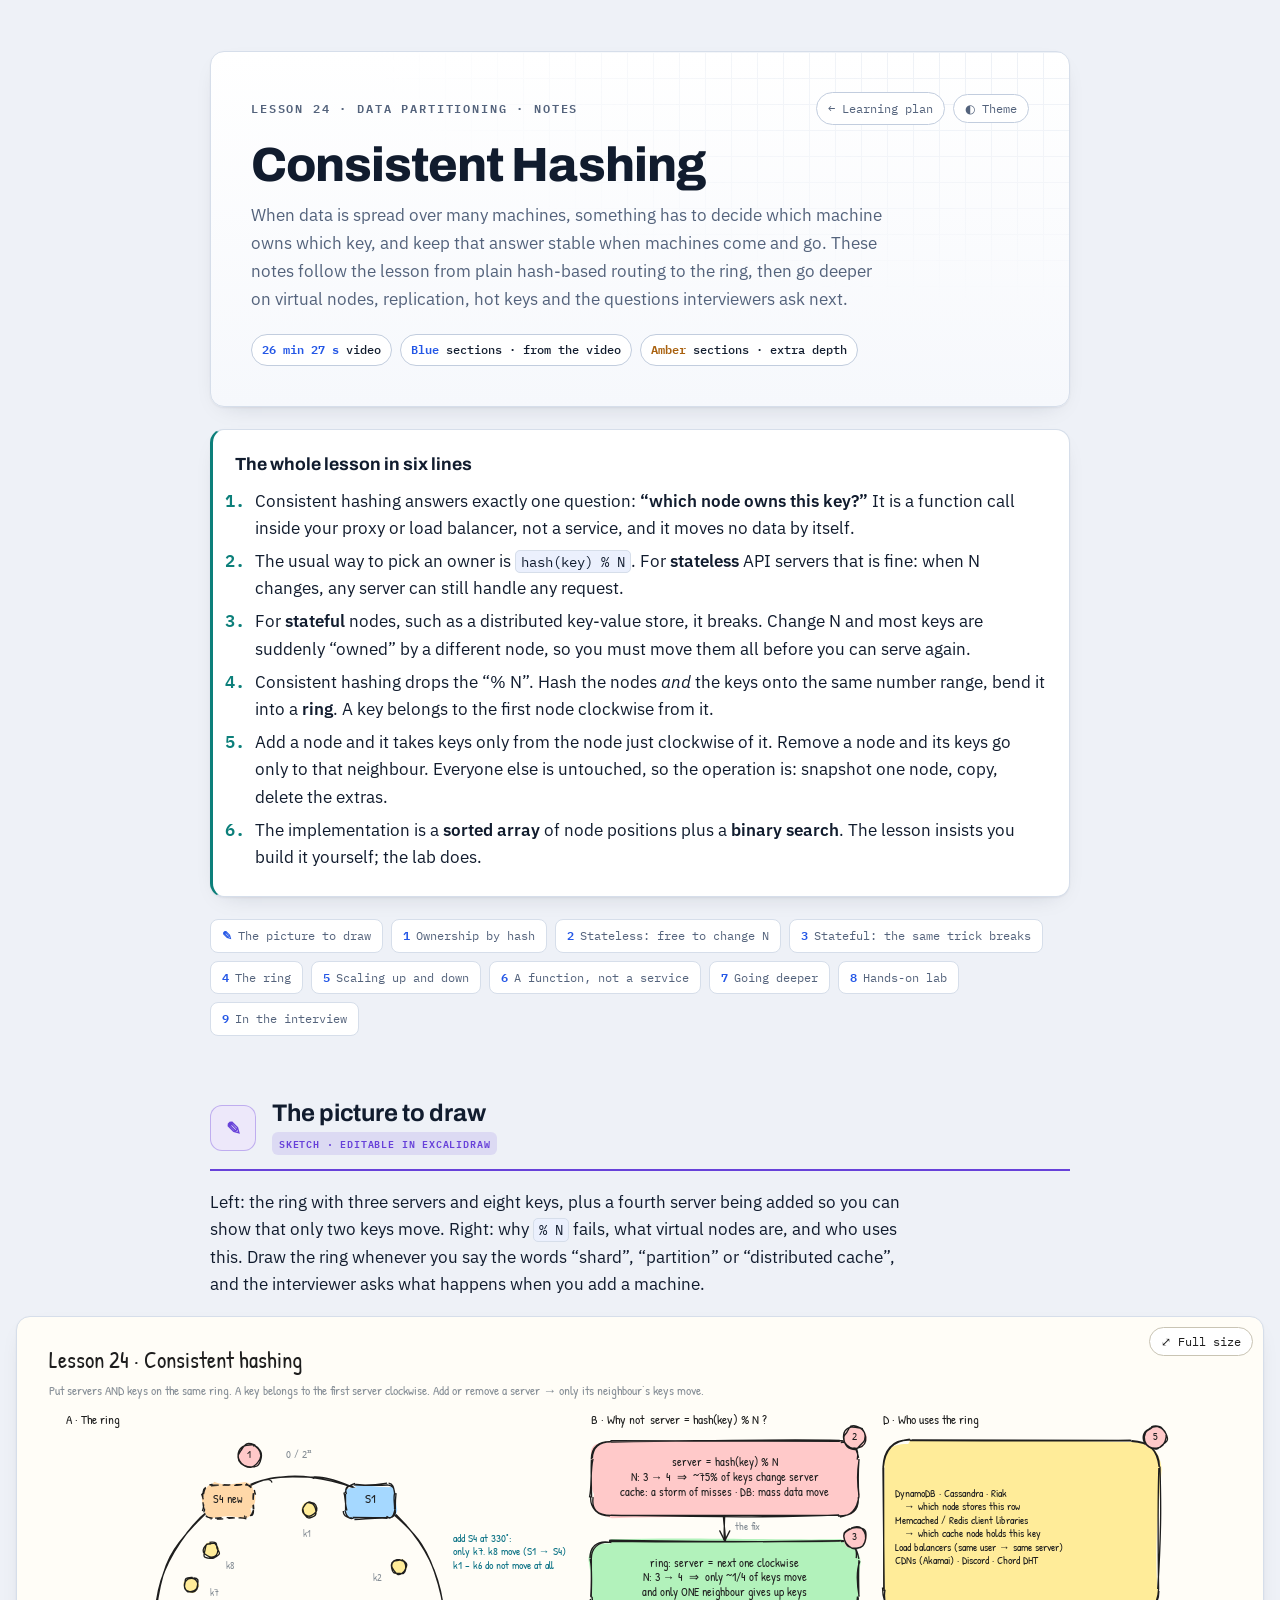
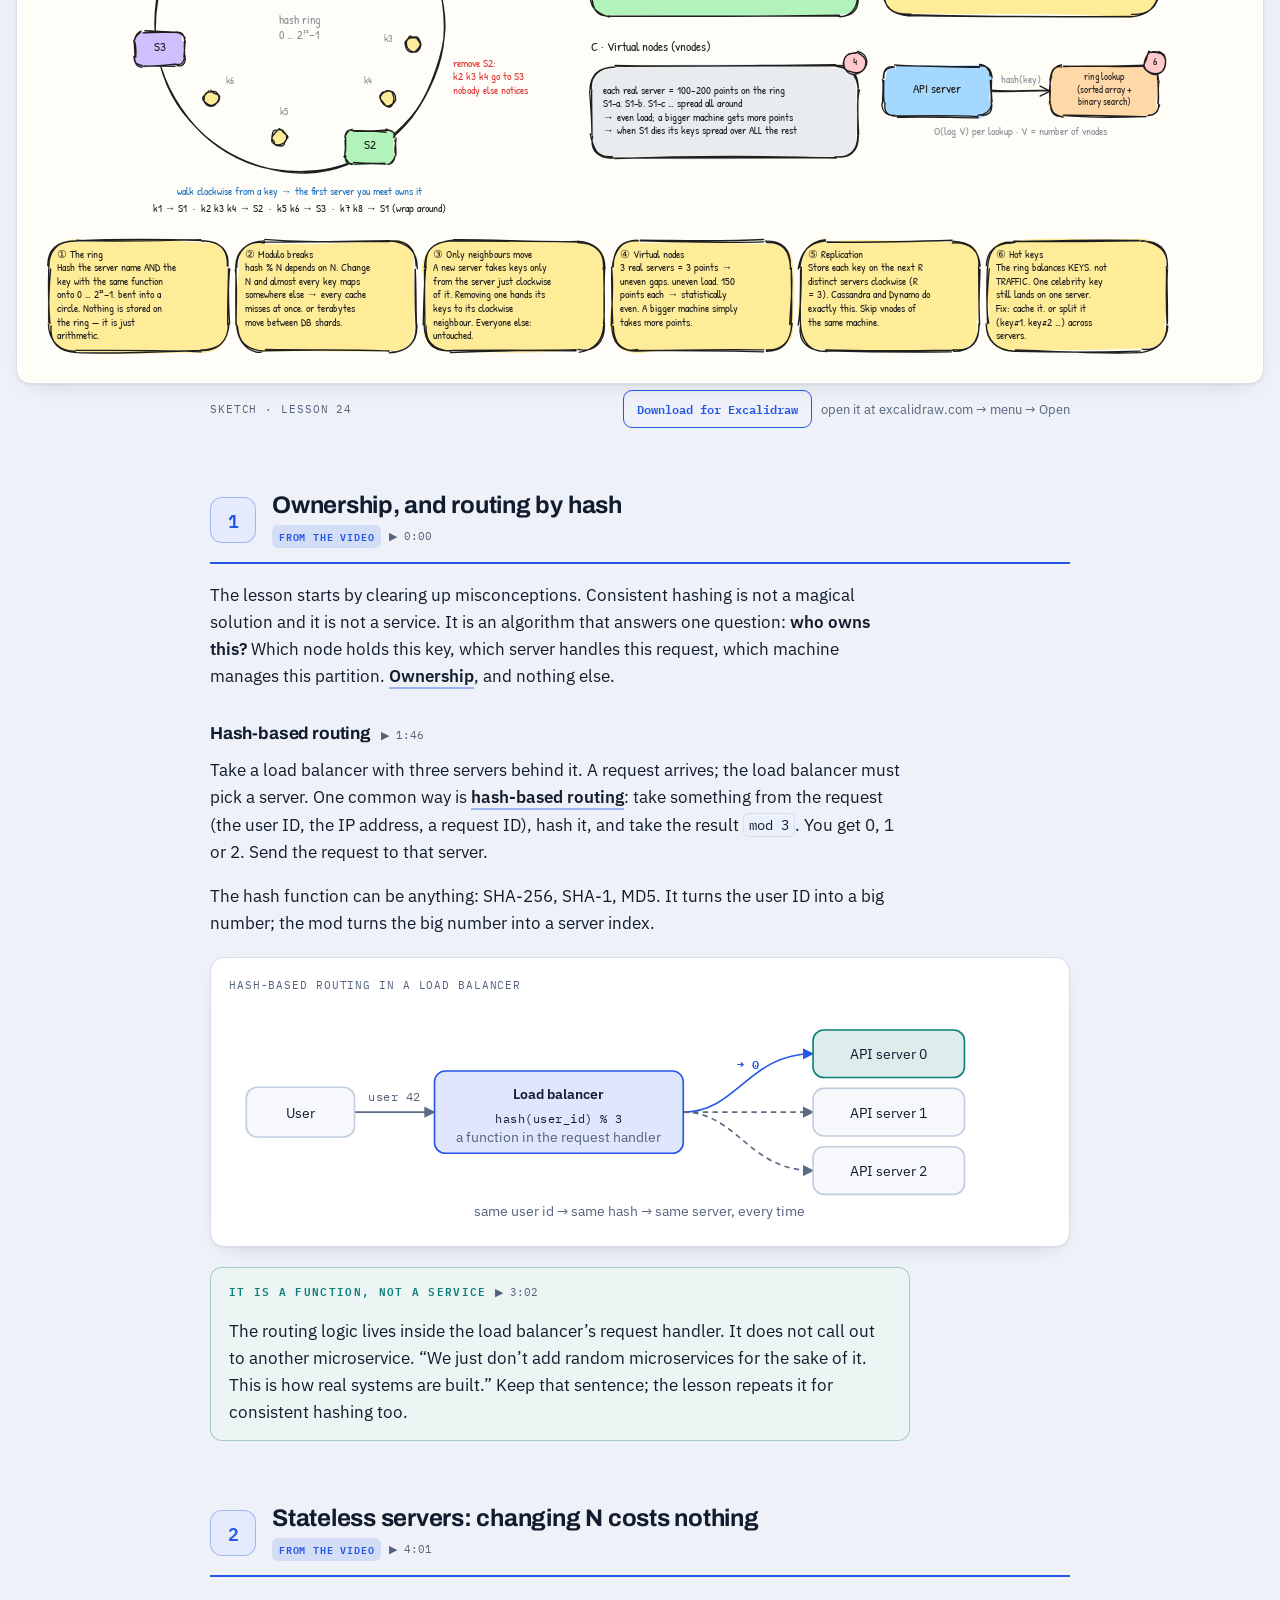
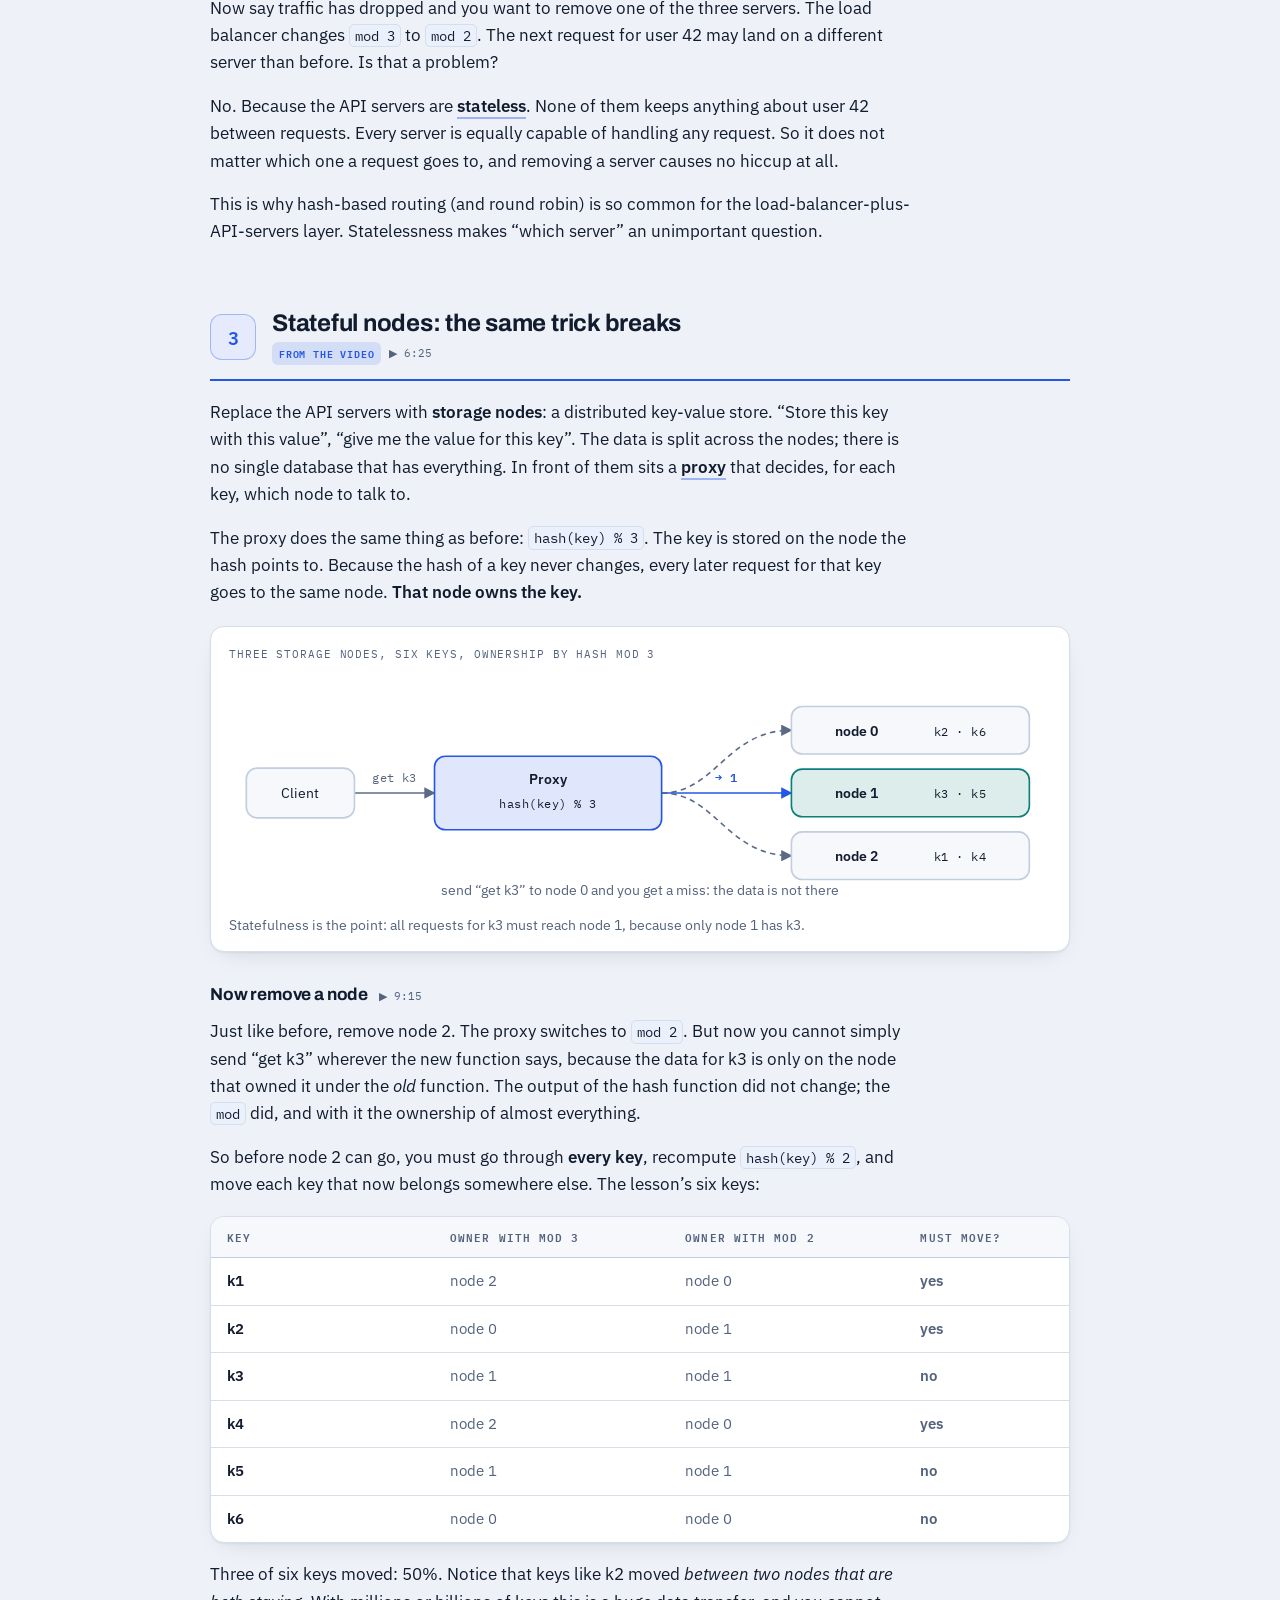
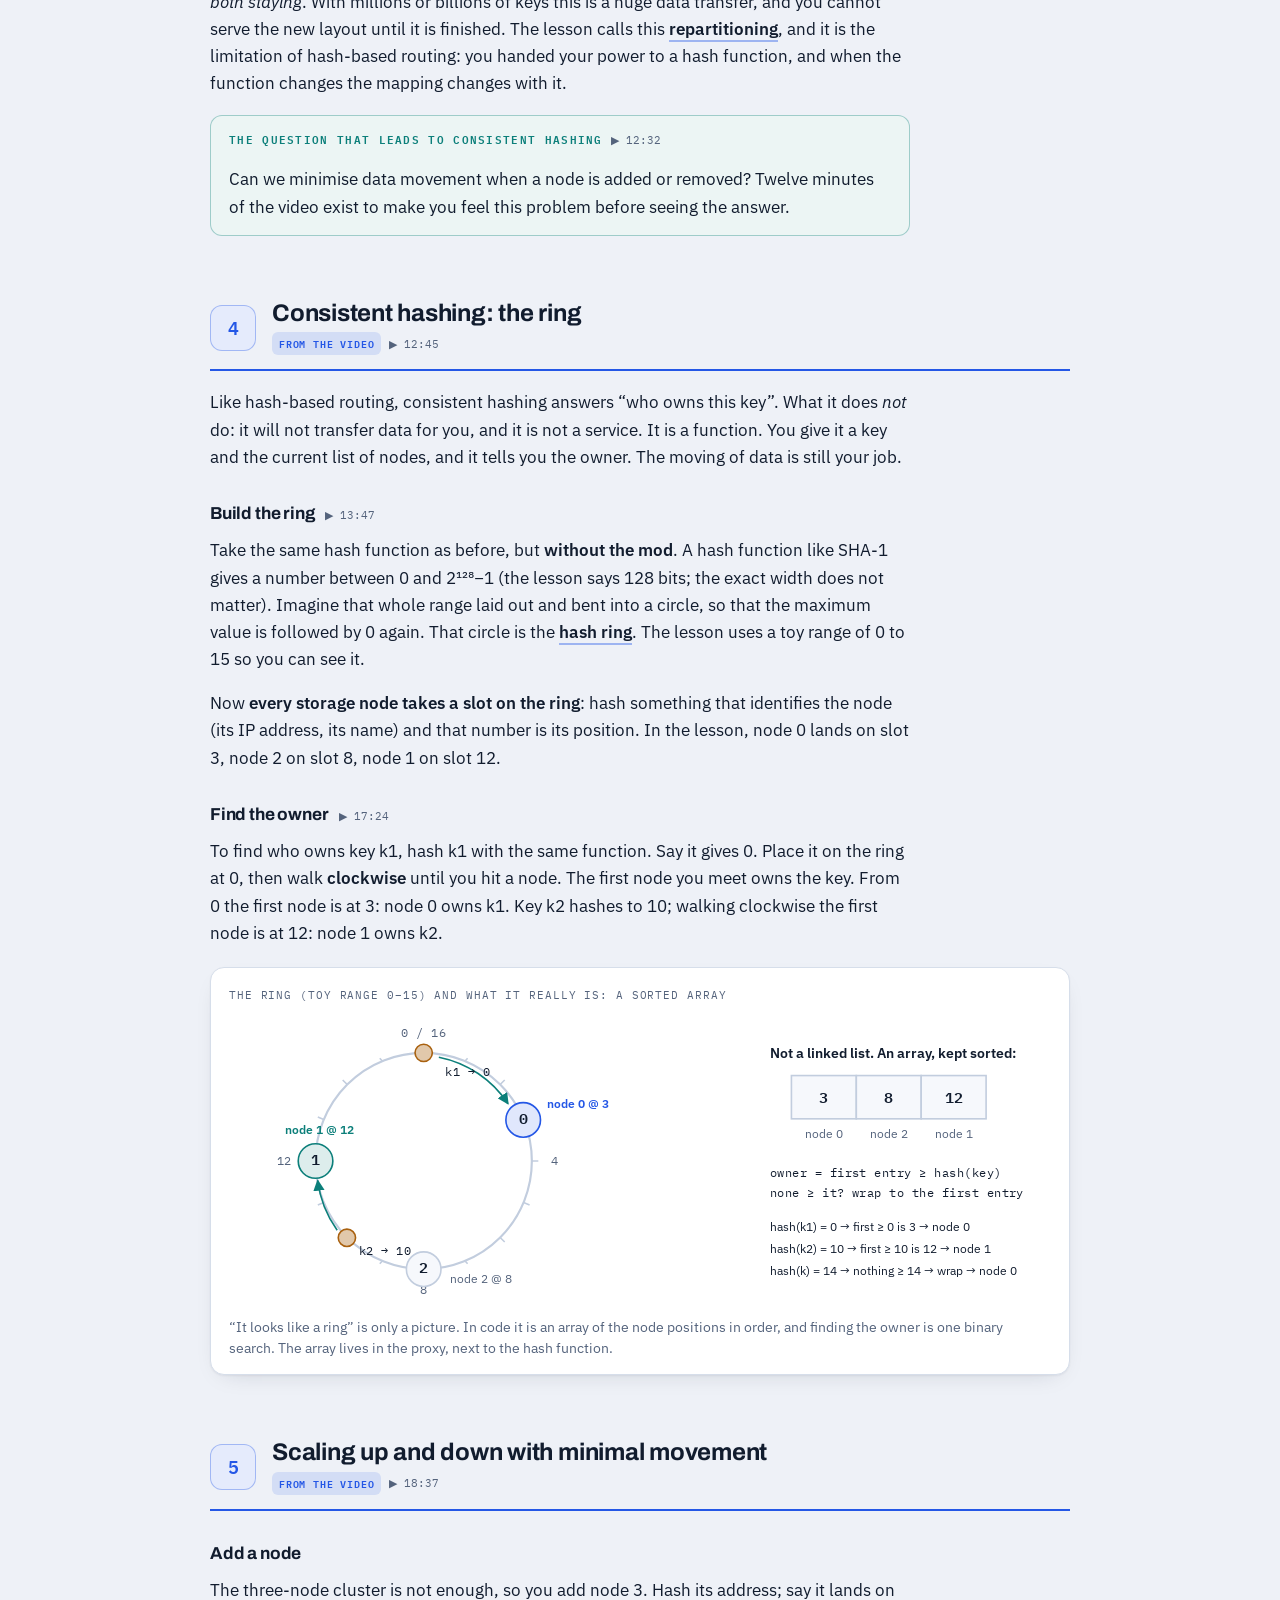
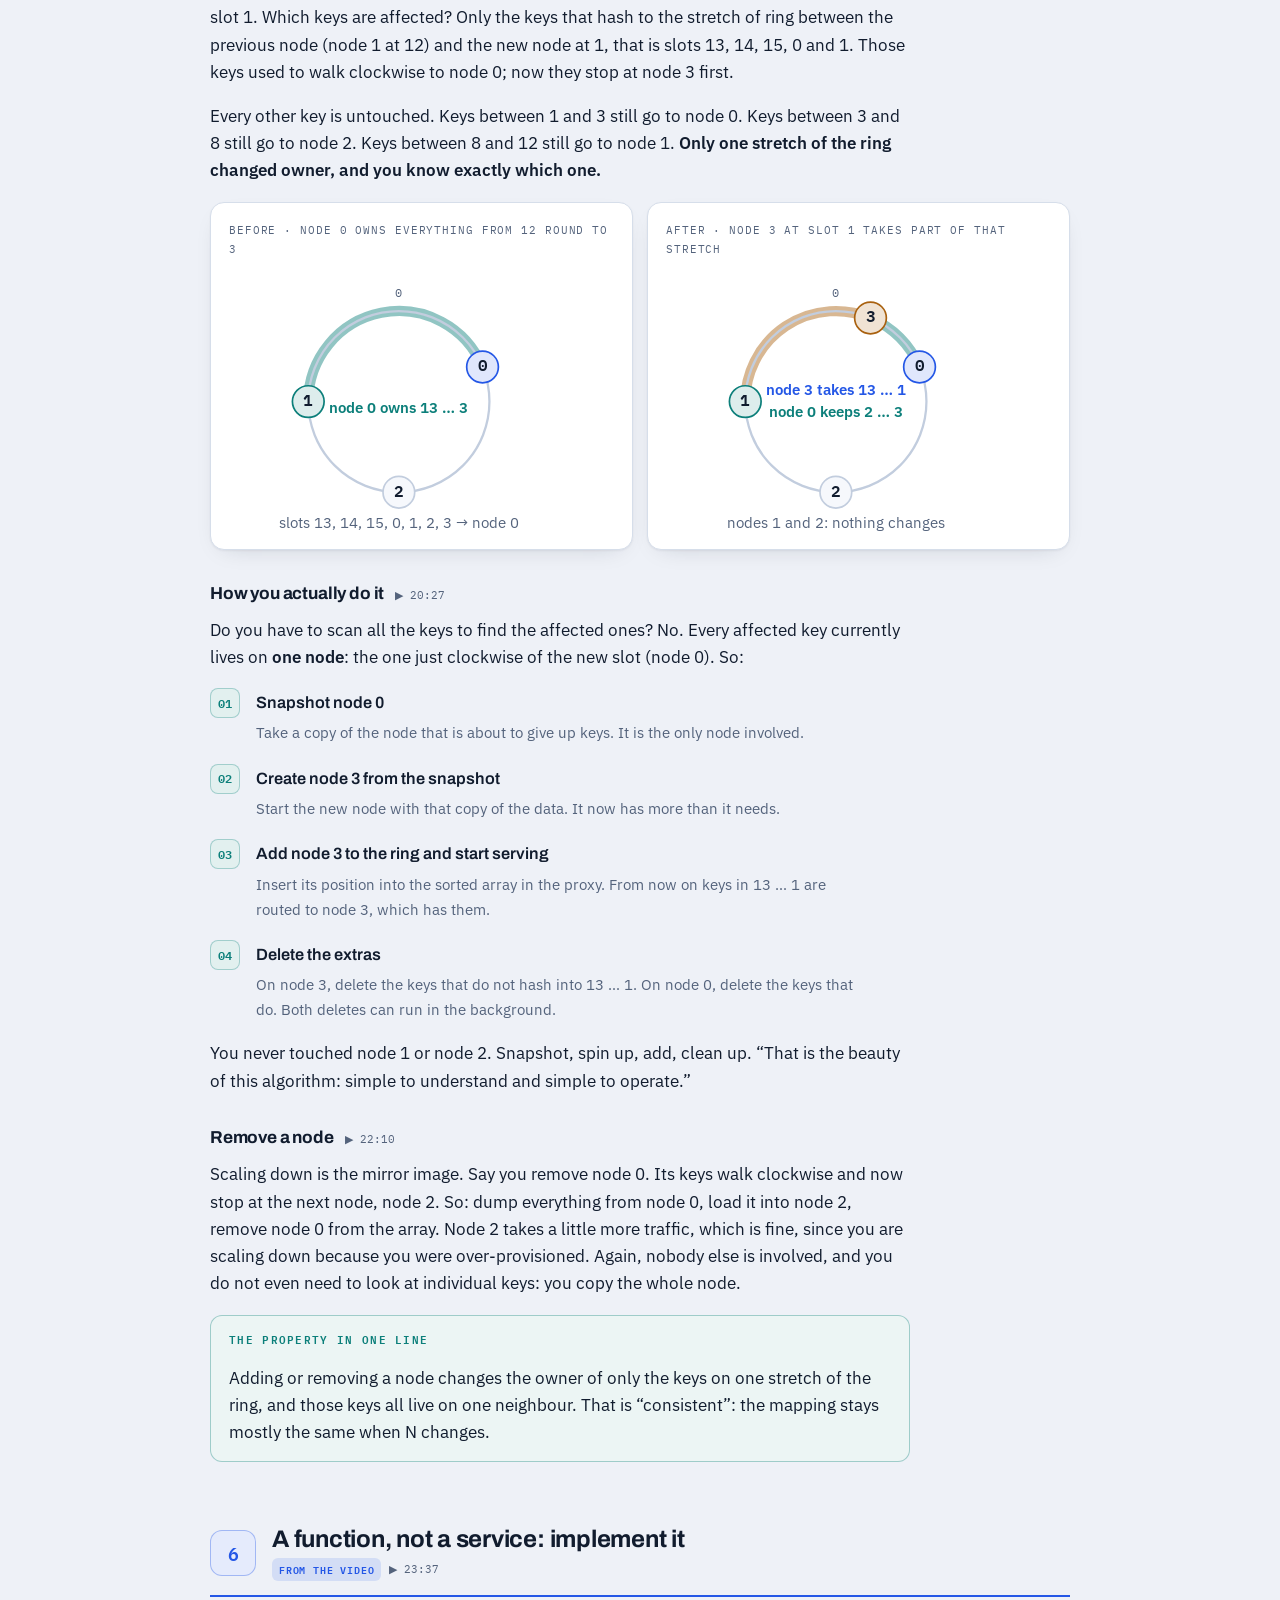
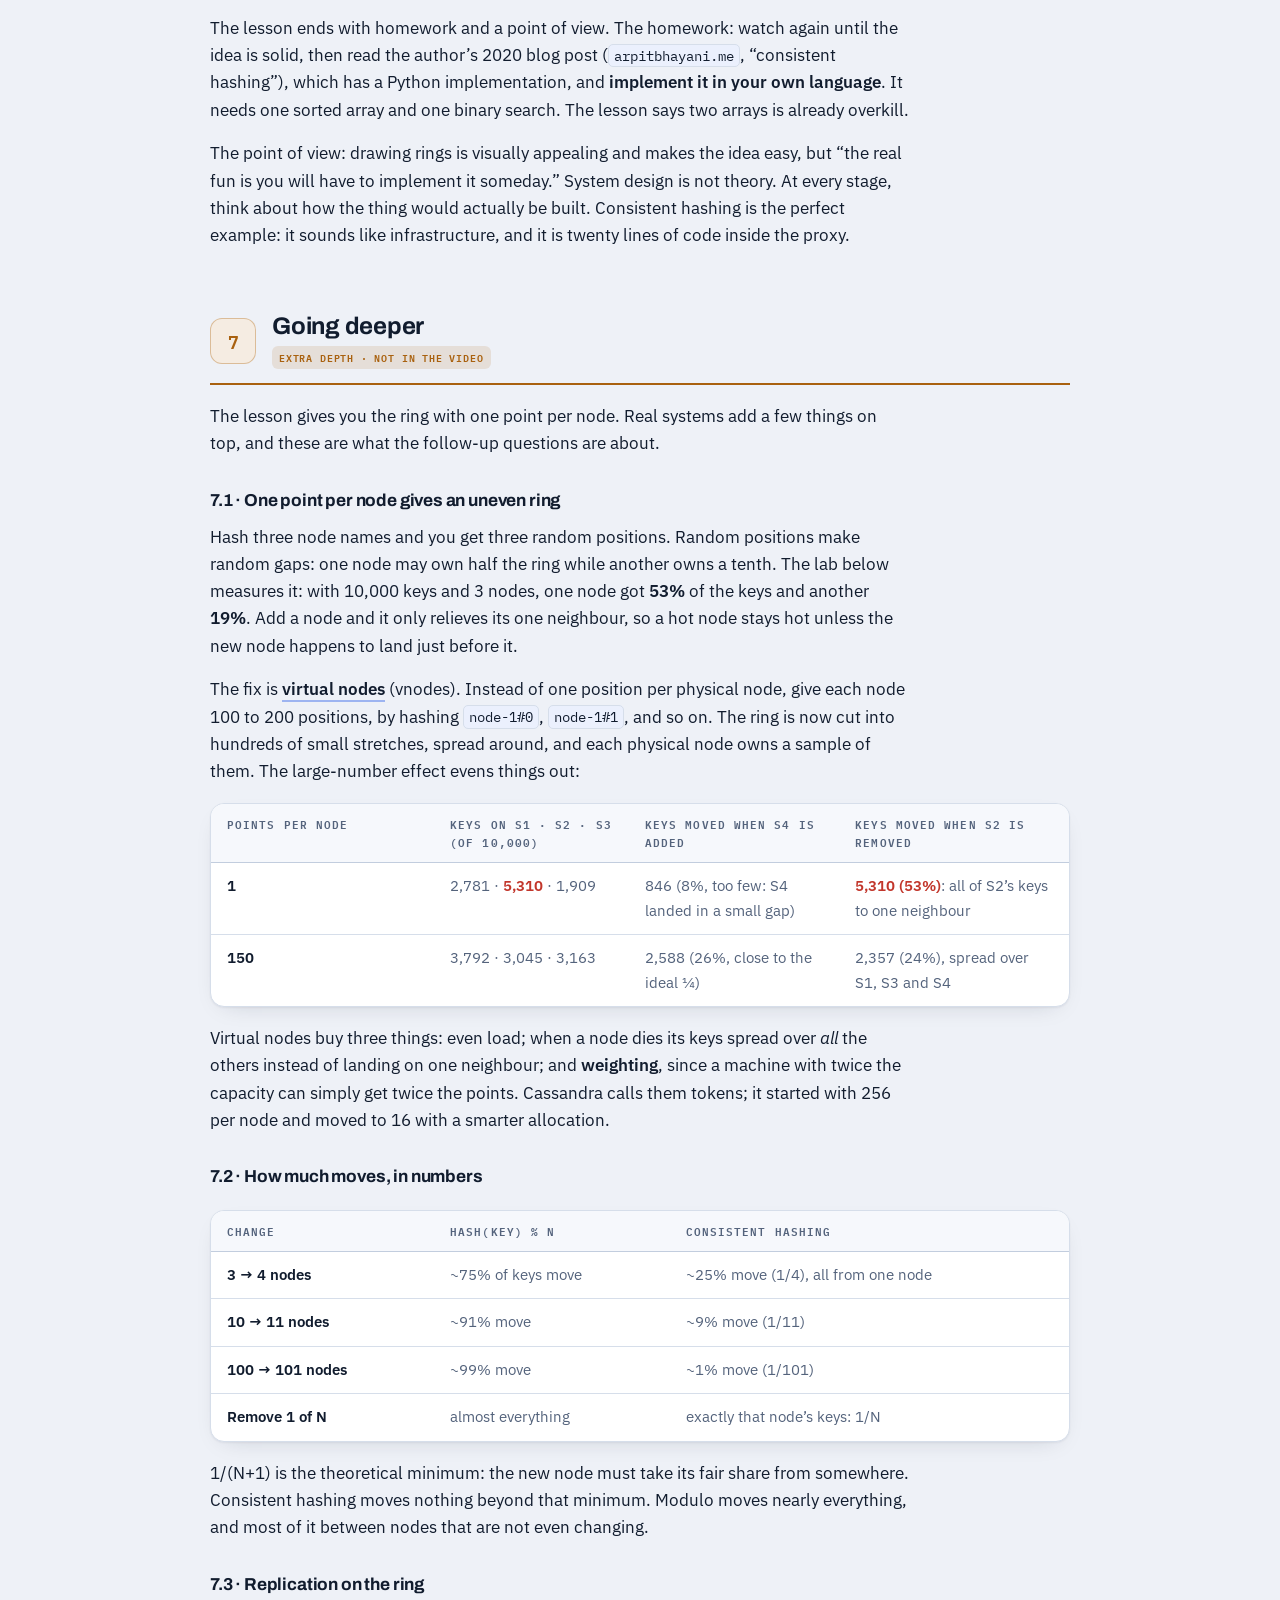
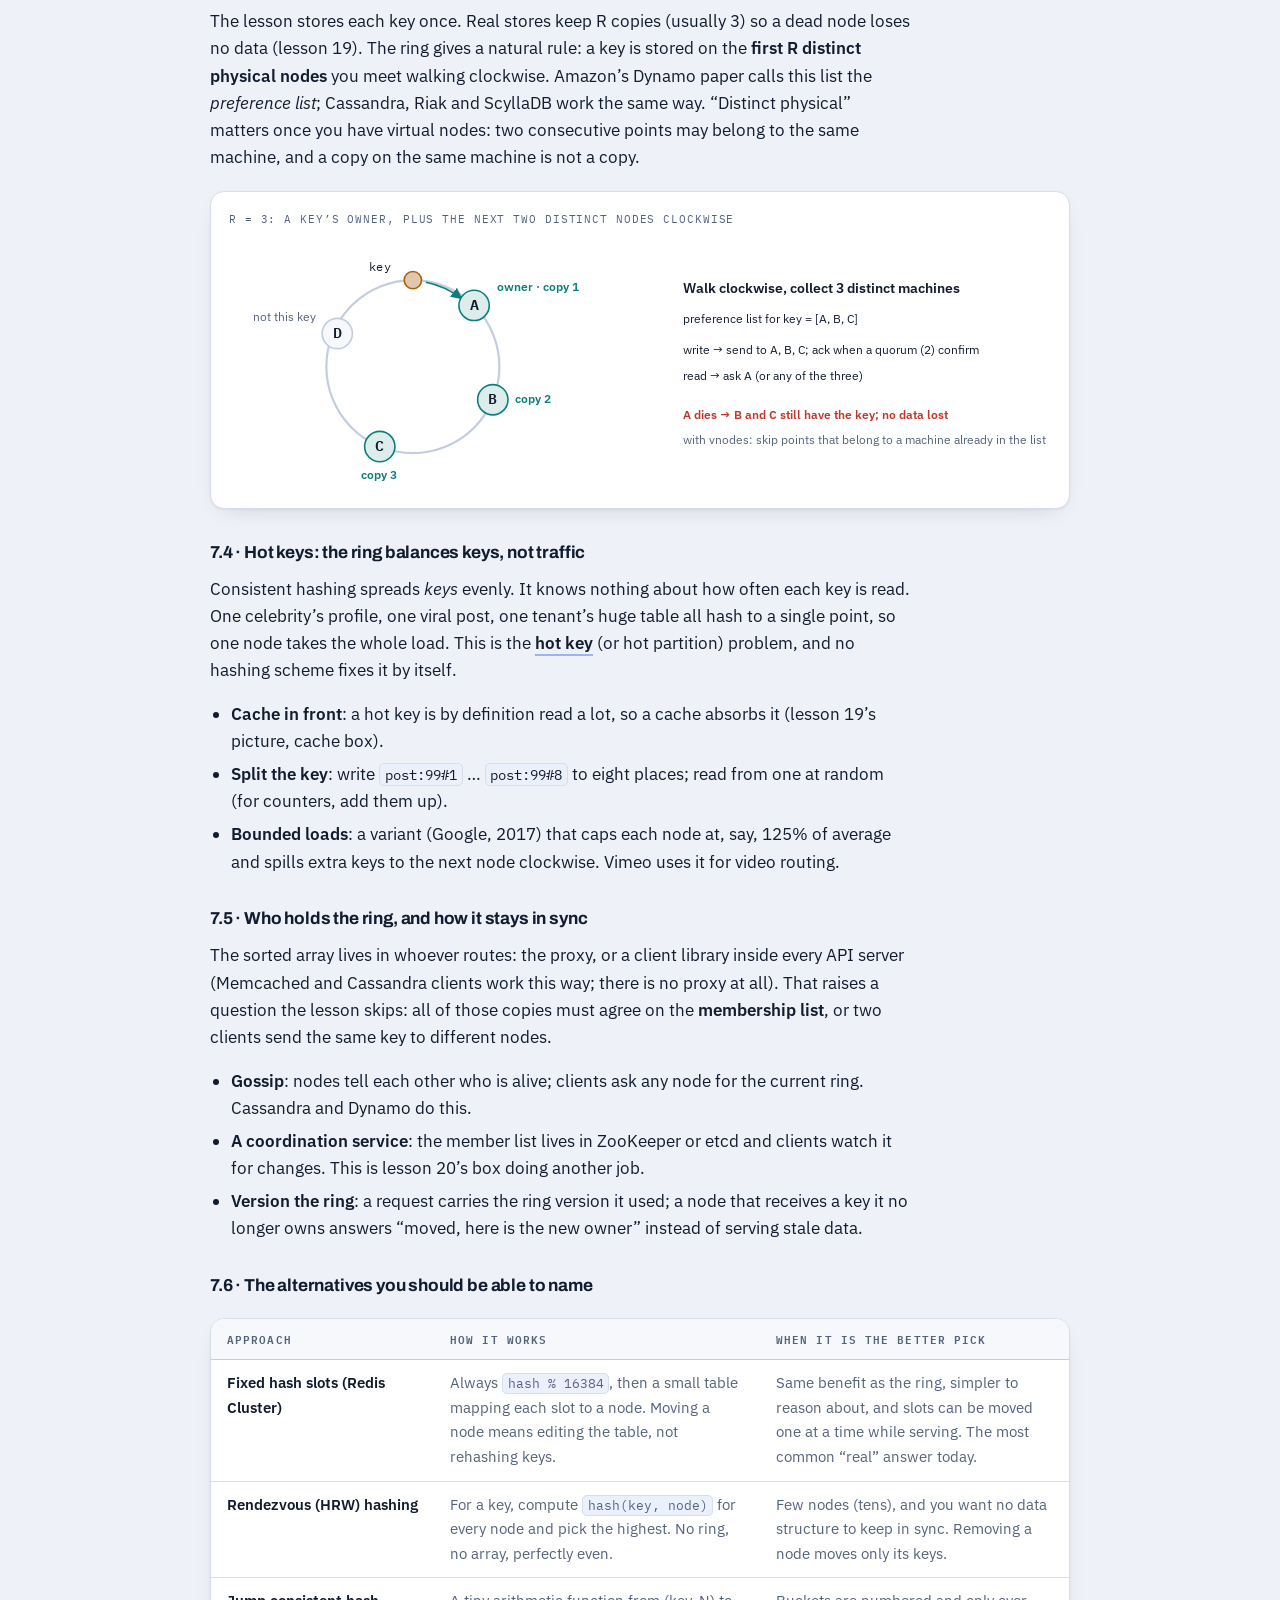
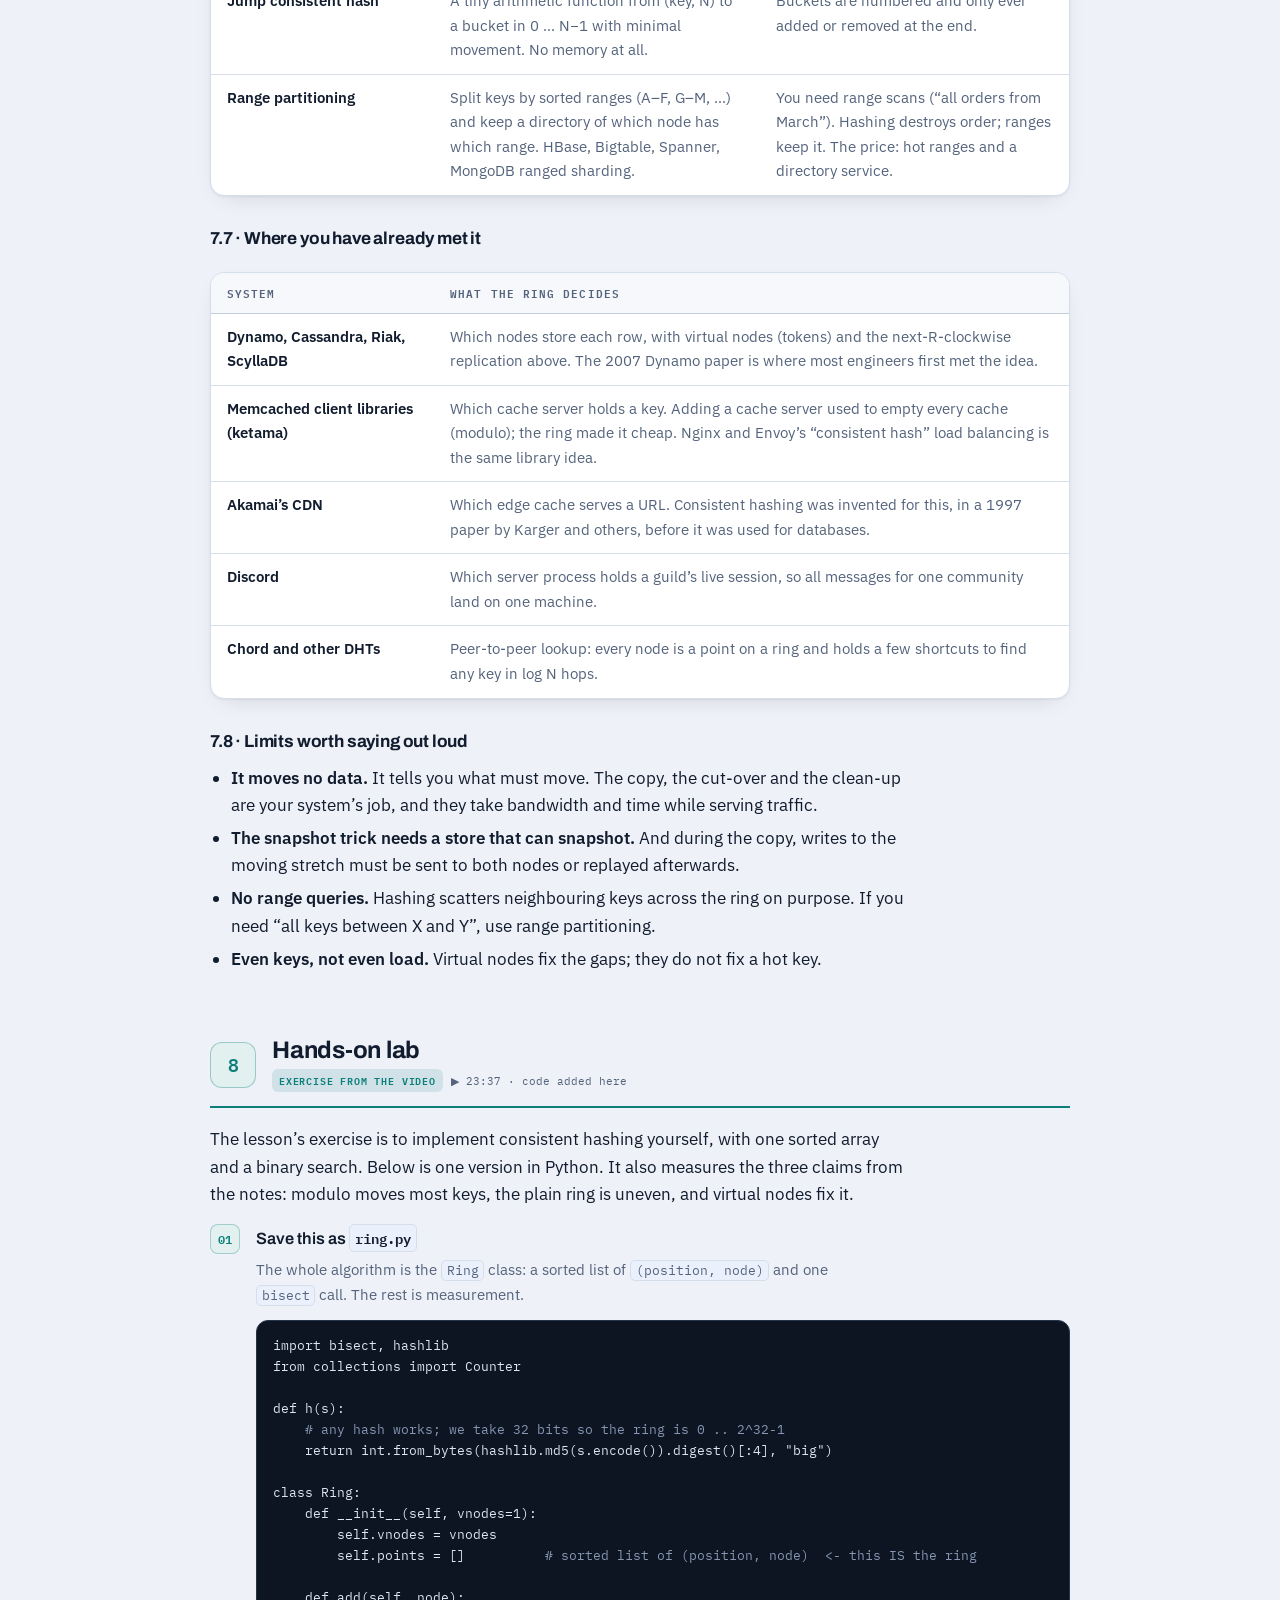
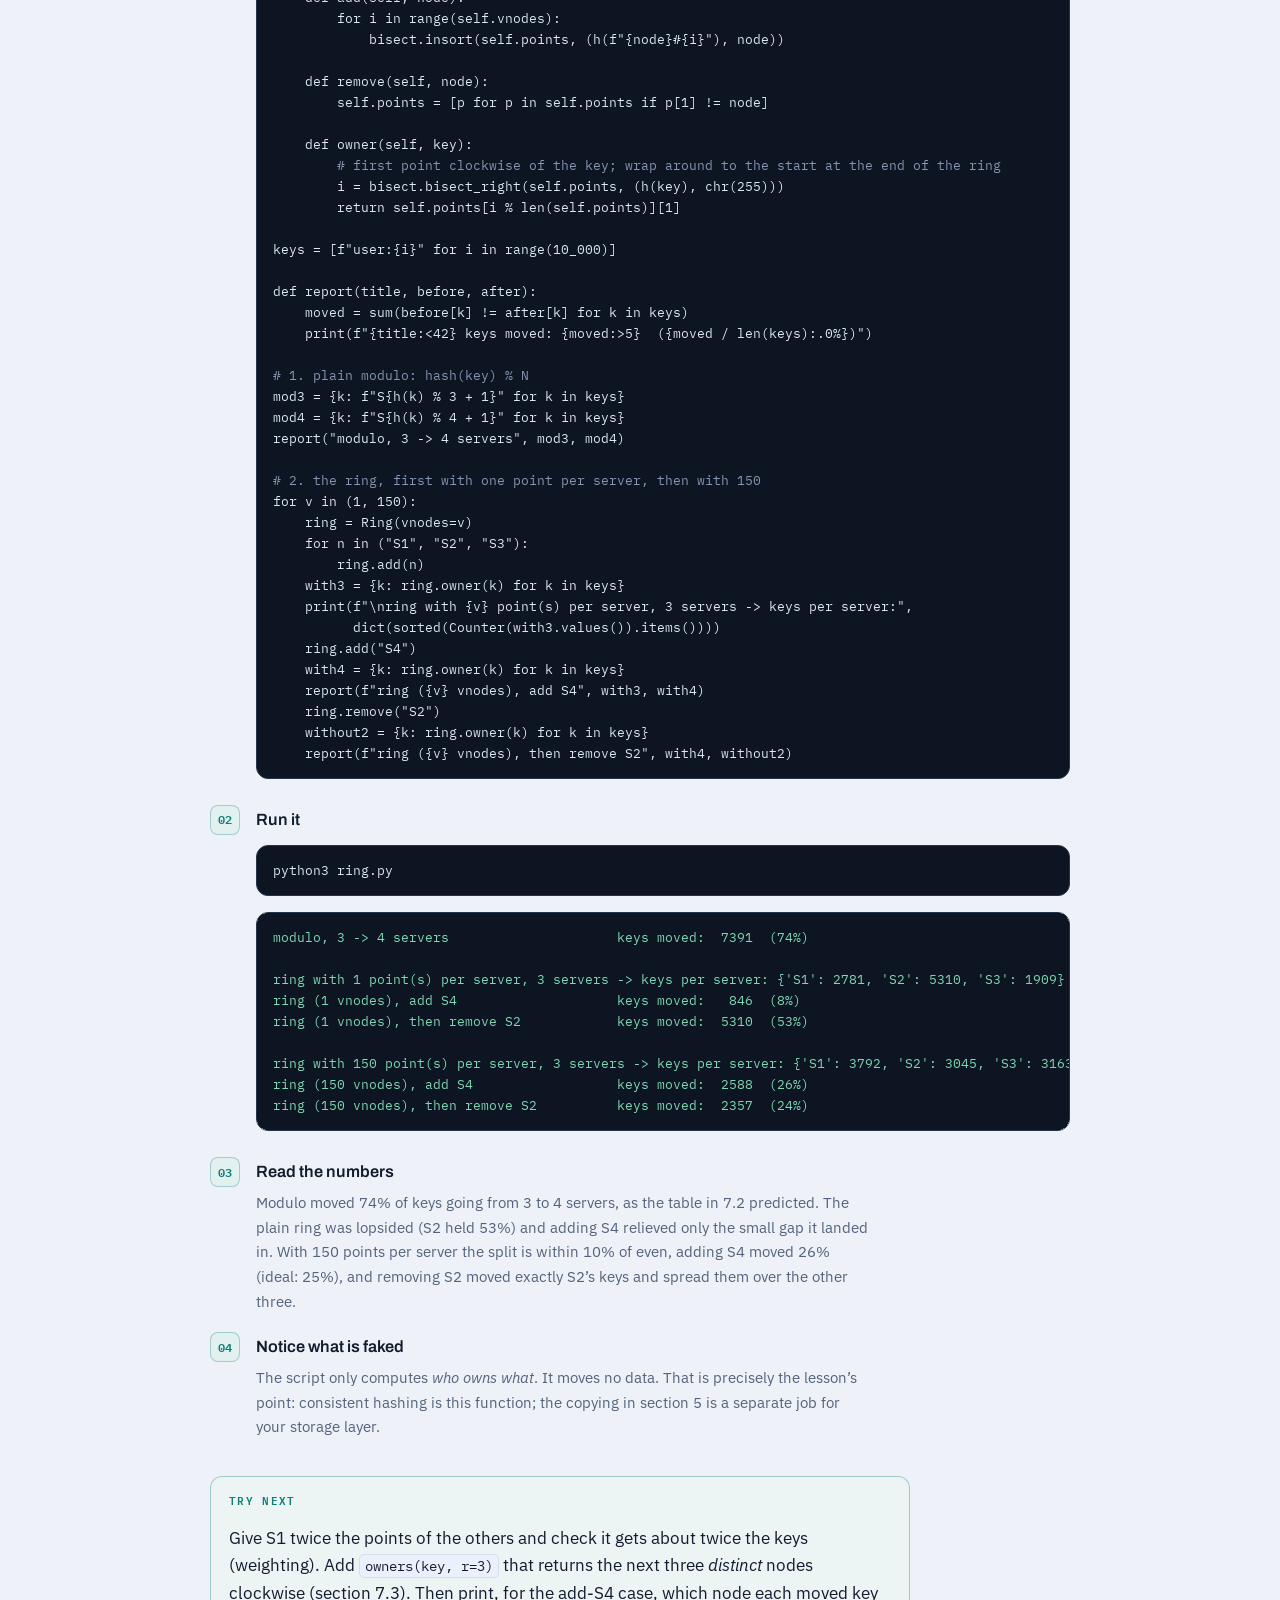
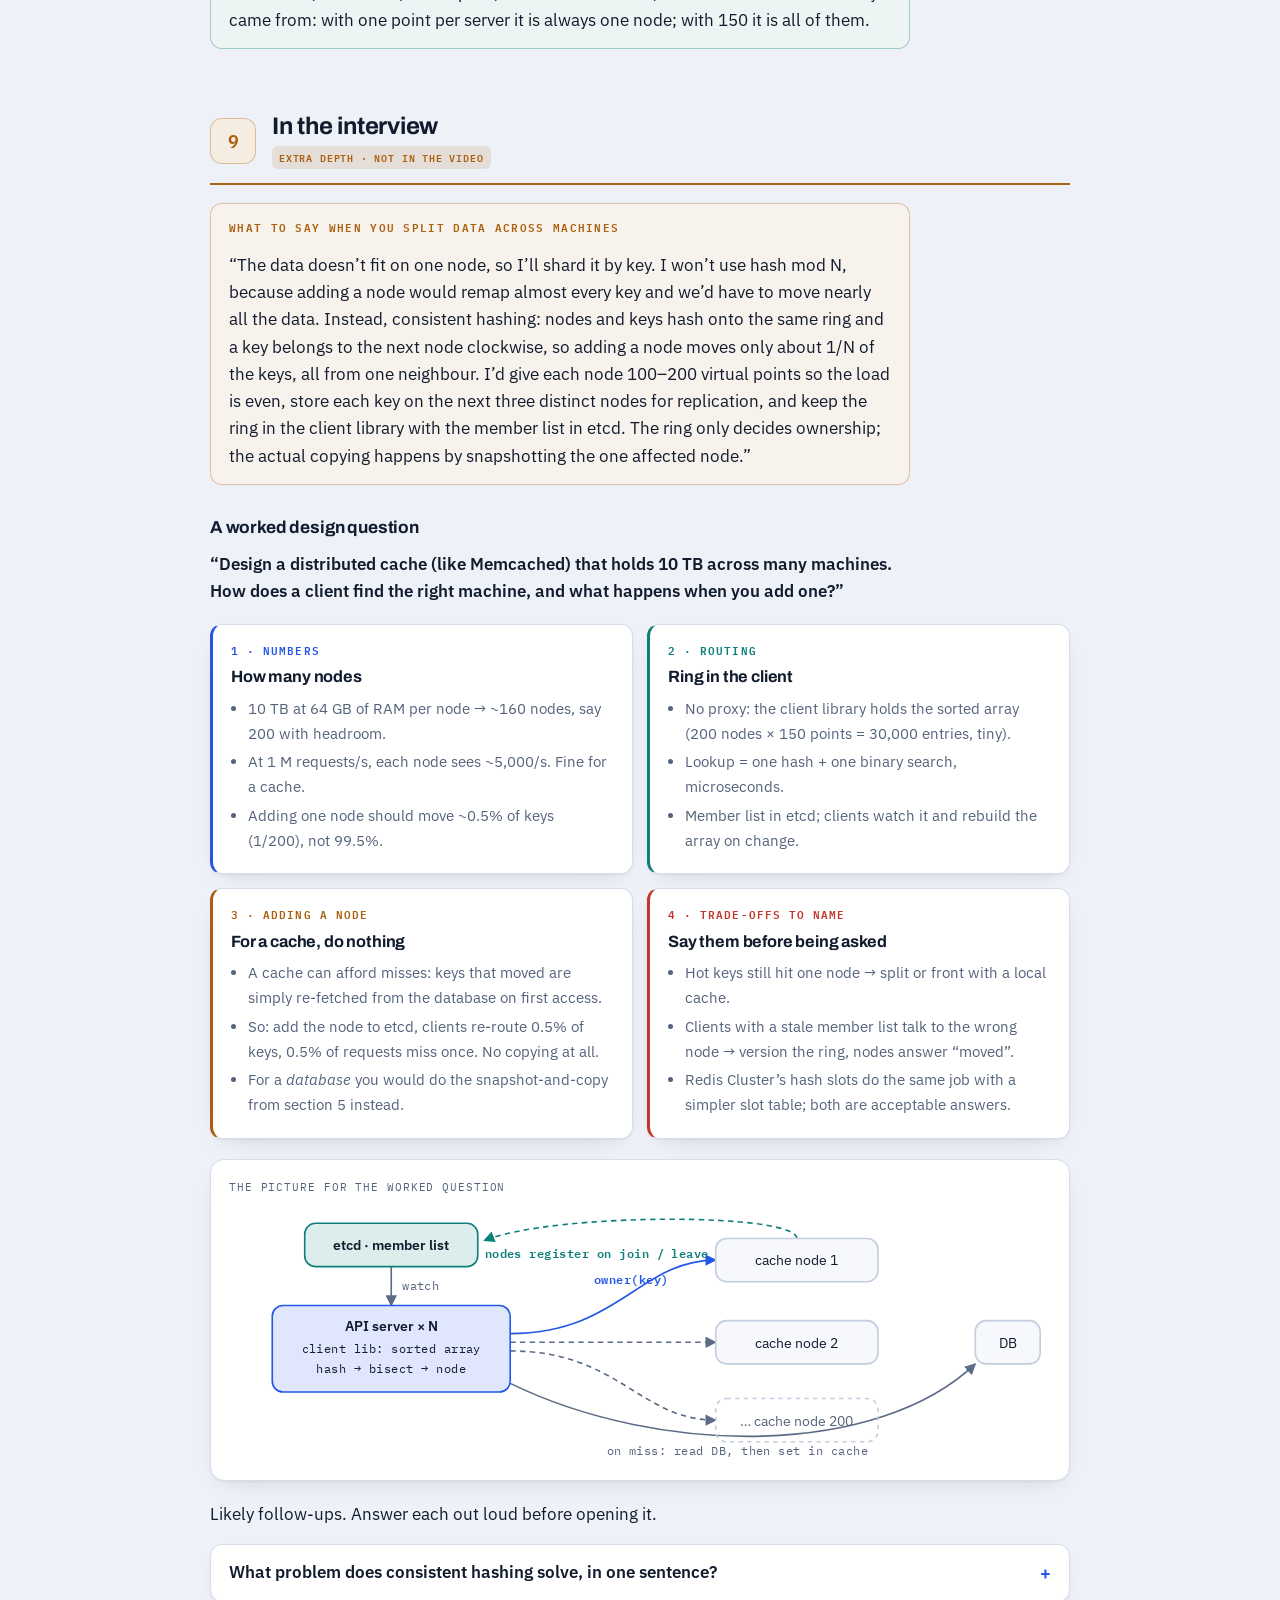
<file: notes/24-consistent-hashing.html>
<!DOCTYPE html>
<html lang="en">
<head>
<meta charset="utf-8">
<meta name="viewport" content="width=device-width, initial-scale=1">
<title>Consistent Hashing — notes</title>
<link rel="preconnect" href="https://fonts.googleapis.com">
<link rel="preconnect" href="https://fonts.gstatic.com" crossorigin>
<link href="https://fonts.googleapis.com/css2?family=Archivo:wght@600;700;800&family=IBM+Plex+Mono:wght@400;500;600&family=IBM+Plex+Sans:wght@400;500;600&family=Patrick+Hand&display=swap" rel="stylesheet">
<link rel="stylesheet" href="../css/notes.css">
<style>
  /* page-specific: rings, ticks and key dots */
  svg.dia .ring{fill:none;stroke:var(--line-strong);stroke-width:2}
  svg.dia .tick{stroke:var(--line-strong);stroke-width:1.5}
  svg.dia .arc{fill:none;stroke-width:9;stroke-linecap:butt;opacity:.45}
  svg.dia .arc.teal{stroke:var(--teal)}
  svg.dia .arc.amber{stroke:var(--amber)}
  svg.dia .arc.red{stroke:var(--red)}
  svg.dia .key{fill:color-mix(in srgb,var(--amber) 35%,var(--surface));stroke:var(--amber);stroke-width:1.5}
  svg.dia .slot{fill:var(--surface-2);stroke:var(--line-strong);stroke-width:1.5}
  svg.dia text.t-num{font-family:"IBM Plex Mono",ui-monospace,monospace;font-size:14px;font-weight:600}
  svg.dia text.t-sm{font-size:11px}
</style>
</head>
<body>

<!-- arrowheads shared by every diagram on the page -->
<svg class="dia" width="0" height="0" style="position:absolute" aria-hidden="true" focusable="false">
  <defs>
    <marker id="ah" viewBox="0 0 10 10" refX="9" refY="5" markerWidth="7" markerHeight="7" orient="auto-start-reverse"><path class="head" d="M0 0L10 5L0 10z"/></marker>
    <marker id="ah-teal" viewBox="0 0 10 10" refX="9" refY="5" markerWidth="7" markerHeight="7" orient="auto-start-reverse"><path class="head teal" d="M0 0L10 5L0 10z"/></marker>
    <marker id="ah-red" viewBox="0 0 10 10" refX="9" refY="5" markerWidth="7" markerHeight="7" orient="auto-start-reverse"><path class="head red" d="M0 0L10 5L0 10z"/></marker>
    <marker id="ah-accent" viewBox="0 0 10 10" refX="9" refY="5" markerWidth="7" markerHeight="7" orient="auto-start-reverse"><path class="head accent" d="M0 0L10 5L0 10z"/></marker>
  </defs>
</svg>

<div class="wrap">

  <header class="hero">
    <div class="topbar">
      <p class="eyebrow">Lesson 24 · Data partitioning · Notes</p>
      <div class="topbar-right">
        <a class="back" href="../index.html">← Learning plan</a>
        <button class="toggle" id="themeBtn" type="button">◐ Theme</button>
      </div>
    </div>
    <h1>Consistent Hashing</h1>
    <p class="lede">When data is spread over many machines, something has to decide which machine owns which key, and keep that answer stable when machines come and go. These notes follow the lesson from plain hash-based routing to the ring, then go deeper on virtual nodes, replication, hot keys and the questions interviewers ask next.</p>
    <div class="chips">
      <span class="chip"><b>26 min 27 s</b> video</span>
      <span class="chip"><b>Blue</b> sections · from the video</span>
      <span class="chip"><b style="color:var(--amber)">Amber</b> sections · extra depth</span>
    </div>
  </header>

  <div class="tldr">
    <h2>The whole lesson in six lines</h2>
    <ol>
      <li>Consistent hashing answers exactly one question: <strong>“which node owns this key?”</strong> It is a function call inside your proxy or load balancer, not a service, and it moves no data by itself.</li>
      <li>The usual way to pick an owner is <code>hash(key) % N</code>. For <strong>stateless</strong> API servers that is fine: when N changes, any server can still handle any request.</li>
      <li>For <strong>stateful</strong> nodes, such as a distributed key-value store, it breaks. Change N and most keys are suddenly “owned” by a different node, so you must move them all before you can serve again.</li>
      <li>Consistent hashing drops the “% N”. Hash the nodes <em>and</em> the keys onto the same number range, bend it into a <strong>ring</strong>. A key belongs to the first node clockwise from it.</li>
      <li>Add a node and it takes keys only from the node just clockwise of it. Remove a node and its keys go only to that neighbour. Everyone else is untouched, so the operation is: snapshot one node, copy, delete the extras.</li>
      <li>The implementation is a <strong>sorted array</strong> of node positions plus a <strong>binary search</strong>. The lesson insists you build it yourself; the lab does.</li>
    </ol>
  </div>

  <ul class="toc" aria-label="Contents">
    <li><a href="#sketch"><b>✎</b>The picture to draw</a></li>
    <li><a href="#ownership"><b>1</b>Ownership by hash</a></li>
    <li><a href="#stateless"><b>2</b>Stateless: free to change N</a></li>
    <li><a href="#stateful"><b>3</b>Stateful: the same trick breaks</a></li>
    <li><a href="#ring"><b>4</b>The ring</a></li>
    <li><a href="#scale"><b>5</b>Scaling up and down</a></li>
    <li><a href="#function"><b>6</b>A function, not a service</a></li>
    <li><a href="#deeper"><b>7</b>Going deeper</a></li>
    <li><a href="#lab"><b>8</b>Hands-on lab</a></li>
    <li><a href="#interview"><b>9</b>In the interview</a></li>
  </ul>

  <section id="sketch" class="sketch-sec">
    <div class="sec-head">
      <span class="sec-num">✎</span>
      <div>
        <h2>The picture to draw</h2>
        <div class="sec-meta"><span class="badge">Sketch · editable in Excalidraw</span></div>
      </div>
    </div>
    <div class="prose">
      <p>Left: the ring with three servers and eight keys, plus a fourth server being added so you can show that only two keys move. Right: why <code>% N</code> fails, what virtual nodes are, and who uses this. Draw the ring whenever you say the words “shard”, “partition” or “distributed cache”, and the interviewer asks what happens when you add a machine.</p>
    </div>
    <div class="paper"><button class="zoom-btn" type="button" data-zoom>⤢ Full size</button><div class="paper-scroll"><svg class="sketch" data-sketch="sk" role="img" aria-label="A hash ring with servers S1, S2, S3 and eight keys; each key belongs to the first server clockwise. A new server S4 is added and only the two keys just before it move. Side panels compare hash modulo N with the ring, explain virtual nodes, list systems that use the ring, and show the lookup as a sorted array with binary search. Notes explain each numbered part."></svg></div></div>
    <p class="paper-foot"><span class="cap">Sketch · lesson 24</span><span><a class="btn ghost" href="../diagrams/24-consistent-hashing.excalidraw" download>Download for Excalidraw</a> &nbsp; open it at excalidraw.com → menu → Open</span></p>
    <script type="application/json" id="sk" data-sketch-src="diagrams/24-consistent-hashing.excalidraw">{"elements":[{"id":"e5d9189fb","type":"text","x":0,"y":0,"width":462.00000000000006,"height":35.0,"angle":0,"strokeColor":"#1e1e1e","backgroundColor":"transparent","fillStyle":"solid","strokeWidth":2,"strokeStyle":"solid","roughness":1,"opacity":100,"groupIds":[],"frameId":null,"roundness":null,"seed":62234396,"version":1,"versionNonce":2125157524,"isDeleted":false,"boundElements":[],"updated":1792316706386,"link":null,"locked":false,"text":"Lesson 24 · Consistent hashing","originalText":"Lesson 24 · Consistent hashing","fontSize":28,"fontFamily":5,"textAlign":"left","verticalAlign":"top","containerId":null,"lineHeight":1.25,"autoResize":true},{"id":"e393712f","type":"text","x":0,"y":42,"width":1232.0,"height":20.0,"angle":0,"strokeColor":"#868e96","backgroundColor":"transparent","fillStyle":"solid","strokeWidth":2,"strokeStyle":"solid","roughness":1,"opacity":100,"groupIds":[],"frameId":null,"roundness":null,"seed":1696757188,"version":1,"versionNonce":600046750,"isDeleted":false,"boundElements":[],"updated":1792316706386,"link":null,"locked":false,"text":"Put servers AND keys on the same ring. A key belongs to the first server clockwise. Add or remove a server → only its neighbour’s keys move.","originalText":"Put servers AND keys on the same ring. A key belongs to the first server clockwise. Add or remove a server → only its neighbour’s keys move.","fontSize":16,"fontFamily":5,"textAlign":"left","verticalAlign":"top","containerId":null,"lineHeight":1.25,"autoResize":true},{"id":"e3c725cc7","type":"text","x":20,"y":78,"width":99.00000000000001,"height":18.75,"angle":0,"strokeColor":"#1e1e1e","backgroundColor":"transparent","fillStyle":"solid","strokeWidth":2,"strokeStyle":"solid","roughness":1,"opacity":100,"groupIds":[],"frameId":null,"roundness":null,"seed":556572714,"version":1,"versionNonce":415849347,"isDeleted":false,"boundElements":[],"updated":1792316706386,"link":null,"locked":false,"text":"A · The ring","originalText":"A · The ring","fontSize":15,"fontFamily":5,"textAlign":"left","verticalAlign":"top","containerId":null,"lineHeight":1.25,"autoResize":true},{"id":"e58a48f13","type":"ellipse","x":130,"y":160,"width":340,"height":340,"angle":0,"strokeColor":"#1e1e1e","backgroundColor":"transparent","fillStyle":"solid","strokeWidth":2,"strokeStyle":"solid","roughness":1,"opacity":100,"groupIds":[],"frameId":null,"roundness":null,"seed":1299526165,"version":1,"versionNonce":2054100485,"isDeleted":false,"boundElements":[],"updated":1792316706386,"link":null,"locked":false},{"id":"e2c1165bc","type":"text","x":265.35,"y":318,"width":69.30000000000001,"height":35.0,"angle":0,"strokeColor":"#868e96","backgroundColor":"transparent","fillStyle":"solid","strokeWidth":2,"strokeStyle":"solid","roughness":1,"opacity":100,"groupIds":[],"frameId":null,"roundness":null,"seed":960414117,"version":1,"versionNonce":1736381712,"isDeleted":false,"boundElements":[],"updated":1792316706386,"link":null,"locked":false,"text":"hash ring\n0 … 2³²−1","originalText":"hash ring\n0 … 2³²−1","fontSize":14,"fontFamily":5,"textAlign":"center","verticalAlign":"top","containerId":null,"lineHeight":1.25,"autoResize":true},{"id":"e77f04f84","type":"text","x":274.975,"y":120,"width":50.050000000000004,"height":16.25,"angle":0,"strokeColor":"#868e96","backgroundColor":"transparent","fillStyle":"solid","strokeWidth":2,"strokeStyle":"solid","roughness":1,"opacity":100,"groupIds":[],"frameId":null,"roundness":null,"seed":1552905459,"version":1,"versionNonce":2121795575,"isDeleted":false,"boundElements":[],"updated":1792316706386,"link":null,"locked":false,"text":"0 / 2³²","originalText":"0 / 2³²","fontSize":13,"fontFamily":5,"textAlign":"center","verticalAlign":"top","containerId":null,"lineHeight":1.25,"autoResize":true},{"id":"e2cbd0f68","type":"rectangle","x":355.0,"y":162.77568135664544,"width":60,"height":40,"angle":0,"strokeColor":"#1e1e1e","backgroundColor":"#a5d8ff","fillStyle":"solid","strokeWidth":2,"strokeStyle":"solid","roughness":1,"opacity":100,"groupIds":["S1"],"frameId":null,"roundness":{"type":3},"seed":2050848239,"version":1,"versionNonce":2092754982,"isDeleted":false,"boundElements":[],"updated":1792316706386,"link":null,"locked":false},{"id":"e2eac6383","type":"text","x":376.75,"y":172.77568135664544,"width":16.5,"height":18.75,"angle":0,"strokeColor":"#1e1e1e","backgroundColor":"transparent","fillStyle":"solid","strokeWidth":2,"strokeStyle":"solid","roughness":1,"opacity":100,"groupIds":["S1"],"frameId":null,"roundness":null,"seed":172954318,"version":1,"versionNonce":473439233,"isDeleted":false,"boundElements":[],"updated":1792316706386,"link":null,"locked":false,"text":"S1","originalText":"S1","fontSize":15,"fontFamily":5,"textAlign":"center","verticalAlign":"top","containerId":null,"lineHeight":1.25,"autoResize":true},{"id":"ed137c45","type":"rectangle","x":355.0,"y":457.22431864335454,"width":60,"height":40,"angle":0,"strokeColor":"#1e1e1e","backgroundColor":"#b2f2bb","fillStyle":"solid","strokeWidth":2,"strokeStyle":"solid","roughness":1,"opacity":100,"groupIds":["S2"],"frameId":null,"roundness":{"type":3},"seed":487147711,"version":1,"versionNonce":1009489084,"isDeleted":false,"boundElements":[],"updated":1792316706386,"link":null,"locked":false},{"id":"e192daaef","type":"text","x":376.75,"y":467.22431864335454,"width":16.5,"height":18.75,"angle":0,"strokeColor":"#1e1e1e","backgroundColor":"transparent","fillStyle":"solid","strokeWidth":2,"strokeStyle":"solid","roughness":1,"opacity":100,"groupIds":["S2"],"frameId":null,"roundness":null,"seed":725285719,"version":1,"versionNonce":438888458,"isDeleted":false,"boundElements":[],"updated":1792316706386,"link":null,"locked":false,"text":"S2","originalText":"S2","fontSize":15,"fontFamily":5,"textAlign":"center","verticalAlign":"top","containerId":null,"lineHeight":1.25,"autoResize":true},{"id":"e3dc7955b","type":"rectangle","x":102.58268198792464,"y":339.52019020337815,"width":60,"height":40,"angle":0,"strokeColor":"#1e1e1e","backgroundColor":"#d0bfff","fillStyle":"solid","strokeWidth":2,"strokeStyle":"solid","roughness":1,"opacity":100,"groupIds":["S3"],"frameId":null,"roundness":{"type":3},"seed":1340172369,"version":1,"versionNonce":2115806099,"isDeleted":false,"boundElements":[],"updated":1792316706386,"link":null,"locked":false},{"id":"e733d4dbb","type":"text","x":124.33268198792464,"y":349.52019020337815,"width":16.5,"height":18.75,"angle":0,"strokeColor":"#1e1e1e","backgroundColor":"transparent","fillStyle":"solid","strokeWidth":2,"strokeStyle":"solid","roughness":1,"opacity":100,"groupIds":["S3"],"frameId":null,"roundness":null,"seed":1310527975,"version":1,"versionNonce":1804821558,"isDeleted":false,"boundElements":[],"updated":1792316706386,"link":null,"locked":false,"text":"S3","originalText":"S3","fontSize":15,"fontFamily":5,"textAlign":"center","verticalAlign":"top","containerId":null,"lineHeight":1.25,"autoResize":true},{"id":"e3e881b","type":"rectangle","x":184.99999999999994,"y":162.77568135664546,"width":60,"height":40,"angle":0,"strokeColor":"#1e1e1e","backgroundColor":"#ffd8a8","fillStyle":"solid","strokeWidth":2,"strokeStyle":"dashed","roughness":1,"opacity":100,"groupIds":["S4"],"frameId":null,"roundness":{"type":3},"seed":1029661341,"version":1,"versionNonce":1952490402,"isDeleted":false,"boundElements":[],"updated":1792316706386,"link":null,"locked":false},{"id":"e5394c8dd","type":"text","x":191.89999999999995,"y":172.77568135664546,"width":46.2,"height":17.5,"angle":0,"strokeColor":"#1e1e1e","backgroundColor":"transparent","fillStyle":"solid","strokeWidth":2,"strokeStyle":"solid","roughness":1,"opacity":100,"groupIds":["S4"],"frameId":null,"roundness":null,"seed":738749192,"version":1,"versionNonce":1717221869,"isDeleted":false,"boundElements":[],"updated":1792316706386,"link":null,"locked":false,"text":"S4 new","originalText":"S4 new","fontSize":14,"fontFamily":5,"textAlign":"center","verticalAlign":"top","containerId":null,"lineHeight":1.25,"autoResize":true},{"id":"e52522f80","type":"ellipse","x":303.02749249917684,"y":183.52513166333912,"width":18,"height":18,"angle":0,"strokeColor":"#1e1e1e","backgroundColor":"#ffec99","fillStyle":"solid","strokeWidth":2,"strokeStyle":"solid","roughness":1,"opacity":100,"groupIds":[],"frameId":null,"roundness":null,"seed":182060406,"version":1,"versionNonce":1792394663,"isDeleted":false,"boundElements":[],"updated":1792316706386,"link":null,"locked":false},{"id":"e548e121d","type":"text","x":302.81282021674707,"y":215.4109726060915,"width":13.200000000000001,"height":15.0,"angle":0,"strokeColor":"#868e96","backgroundColor":"transparent","fillStyle":"solid","strokeWidth":2,"strokeStyle":"solid","roughness":1,"opacity":100,"groupIds":[],"frameId":null,"roundness":null,"seed":257491077,"version":1,"versionNonce":1953731525,"isDeleted":false,"boundElements":[],"updated":1792316706386,"link":null,"locked":false,"text":"k1","originalText":"k1","fontSize":12,"fontFamily":5,"textAlign":"center","verticalAlign":"top","containerId":null,"lineHeight":1.25,"autoResize":true},{"id":"e31bb8a04","type":"ellipse","x":410.51150572225254,"y":252.0,"width":18,"height":18,"angle":0,"strokeColor":"#1e1e1e","backgroundColor":"#ffec99","fillStyle":"solid","strokeWidth":2,"strokeStyle":"solid","roughness":1,"opacity":100,"groupIds":[],"frameId":null,"roundness":null,"seed":1679982649,"version":1,"versionNonce":1527919545,"isDeleted":false,"boundElements":[],"updated":1792316706386,"link":null,"locked":false},{"id":"e60049a4a","type":"text","x":386.93074360871935,"y":269.0,"width":13.200000000000001,"height":15.0,"angle":0,"strokeColor":"#868e96","backgroundColor":"transparent","fillStyle":"solid","strokeWidth":2,"strokeStyle":"solid","roughness":1,"opacity":100,"groupIds":[],"frameId":null,"roundness":null,"seed":428035153,"version":1,"versionNonce":1026567497,"isDeleted":false,"boundElements":[],"updated":1792316706386,"link":null,"locked":false,"text":"k2","originalText":"k2","fontSize":12,"fontFamily":5,"textAlign":"center","verticalAlign":"top","containerId":null,"lineHeight":1.25,"autoResize":true},{"id":"e71cb1ce0","type":"ellipse","x":426.9034699156847,"y":344.9634485180364,"width":18,"height":18,"angle":0,"strokeColor":"#1e1e1e","backgroundColor":"#ffec99","fillStyle":"solid","strokeWidth":2,"strokeStyle":"solid","roughness":1,"opacity":100,"groupIds":[],"frameId":null,"roundness":null,"seed":383372480,"version":1,"versionNonce":931846999,"isDeleted":false,"boundElements":[],"updated":1792316706386,"link":null,"locked":false},{"id":"e650263d0","type":"text","x":399.75923732531845,"y":341.7540031880285,"width":13.200000000000001,"height":15.0,"angle":0,"strokeColor":"#868e96","backgroundColor":"transparent","fillStyle":"solid","strokeWidth":2,"strokeStyle":"solid","roughness":1,"opacity":100,"groupIds":[],"frameId":null,"roundness":null,"seed":1365460771,"version":1,"versionNonce":714075261,"isDeleted":false,"boundElements":[],"updated":1792316706386,"link":null,"locked":false,"text":"k3","originalText":"k3","fontSize":12,"fontFamily":5,"textAlign":"center","verticalAlign":"top","containerId":null,"lineHeight":1.25,"autoResize":true},{"id":"eb1a9e82","type":"ellipse","x":396.71413315041895,"y":409.70469013674244,"width":18,"height":18,"angle":0,"strokeColor":"#1e1e1e","backgroundColor":"#ffec99","fillStyle":"solid","strokeWidth":2,"strokeStyle":"solid","roughness":1,"opacity":100,"groupIds":[],"frameId":null,"roundness":null,"seed":1719755505,"version":1,"versionNonce":2031874606,"isDeleted":false,"boundElements":[],"updated":1792316706386,"link":null,"locked":false},{"id":"e7c5f4419","type":"text","x":376.1327998568496,"y":392.42106184614624,"width":13.200000000000001,"height":15.0,"angle":0,"strokeColor":"#868e96","backgroundColor":"transparent","fillStyle":"solid","strokeWidth":2,"strokeStyle":"solid","roughness":1,"opacity":100,"groupIds":[],"frameId":null,"roundness":null,"seed":1550106814,"version":1,"versionNonce":850056704,"isDeleted":false,"boundElements":[],"updated":1792316706386,"link":null,"locked":false,"text":"k4","originalText":"k4","fontSize":12,"fontFamily":5,"textAlign":"center","verticalAlign":"top","containerId":null,"lineHeight":1.25,"autoResize":true},{"id":"e3b48d838","type":"ellipse","x":267.0365514819636,"y":456.9034699156847,"width":18,"height":18,"angle":0,"strokeColor":"#1e1e1e","backgroundColor":"#ffec99","fillStyle":"solid","strokeWidth":2,"strokeStyle":"solid","roughness":1,"opacity":100,"groupIds":[],"frameId":null,"roundness":null,"seed":861971624,"version":1,"versionNonce":1596337780,"isDeleted":false,"boundElements":[],"updated":1792316706386,"link":null,"locked":false},{"id":"e7930a4f7","type":"text","x":274.6459968119715,"y":429.3592373253185,"width":13.200000000000001,"height":15.0,"angle":0,"strokeColor":"#868e96","backgroundColor":"transparent","fillStyle":"solid","strokeWidth":2,"strokeStyle":"solid","roughness":1,"opacity":100,"groupIds":[],"frameId":null,"roundness":null,"seed":182362696,"version":1,"versionNonce":1556493282,"isDeleted":false,"boundElements":[],"updated":1792316706386,"link":null,"locked":false,"text":"k5","originalText":"k5","fontSize":12,"fontFamily":5,"textAlign":"center","verticalAlign":"top","containerId":null,"lineHeight":1.25,"autoResize":true},{"id":"e14556529","type":"ellipse","x":185.28586684958105,"y":409.70469013674244,"width":18,"height":18,"angle":0,"strokeColor":"#1e1e1e","backgroundColor":"#ffec99","fillStyle":"solid","strokeWidth":2,"strokeStyle":"solid","roughness":1,"opacity":100,"groupIds":[],"frameId":null,"roundness":null,"seed":365080080,"version":1,"versionNonce":2132692552,"isDeleted":false,"boundElements":[],"updated":1792316706386,"link":null,"locked":false},{"id":"e1042cb1b","type":"text","x":210.66720014315038,"y":392.42106184614624,"width":13.200000000000001,"height":15.0,"angle":0,"strokeColor":"#868e96","backgroundColor":"transparent","fillStyle":"solid","strokeWidth":2,"strokeStyle":"solid","roughness":1,"opacity":100,"groupIds":[],"frameId":null,"roundness":null,"seed":59160709,"version":1,"versionNonce":324593663,"isDeleted":false,"boundElements":[],"updated":1792316706386,"link":null,"locked":false,"text":"k6","originalText":"k6","fontSize":12,"fontFamily":5,"textAlign":"center","verticalAlign":"top","containerId":null,"lineHeight":1.25,"autoResize":true},{"id":"e4b9fbcc4","type":"ellipse","x":161.32241833154464,"y":273.80122022105775,"width":18,"height":18,"angle":0,"strokeColor":"#1e1e1e","backgroundColor":"#ffec99","fillStyle":"solid","strokeWidth":2,"strokeStyle":"solid","roughness":1,"opacity":100,"groupIds":[],"frameId":null,"roundness":null,"seed":1943155077,"version":1,"versionNonce":999339856,"isDeleted":false,"boundElements":[],"updated":1792316706386,"link":null,"locked":false},{"id":"e673b74fb","type":"text","x":191.9131969551219,"y":286.06182452082777,"width":13.200000000000001,"height":15.0,"angle":0,"strokeColor":"#868e96","backgroundColor":"transparent","fillStyle":"solid","strokeWidth":2,"strokeStyle":"solid","roughness":1,"opacity":100,"groupIds":[],"frameId":null,"roundness":null,"seed":1408444750,"version":1,"versionNonce":313906941,"isDeleted":false,"boundElements":[],"updated":1792316706386,"link":null,"locked":false,"text":"k7","originalText":"k7","fontSize":12,"fontFamily":5,"textAlign":"center","verticalAlign":"top","containerId":null,"lineHeight":1.25,"autoResize":true},{"id":"e4e4808f8","type":"ellipse","x":185.28586684958105,"y":232.2953098632576,"width":18,"height":18,"angle":0,"strokeColor":"#1e1e1e","backgroundColor":"#ffec99","fillStyle":"solid","strokeWidth":2,"strokeStyle":"solid","roughness":1,"opacity":100,"groupIds":[],"frameId":null,"roundness":null,"seed":1774917740,"version":1,"versionNonce":1279621630,"isDeleted":false,"boundElements":[],"updated":1792316706386,"link":null,"locked":false},{"id":"e7d7aaa4c","type":"text","x":210.66720014315038,"y":253.57893815385376,"width":13.200000000000001,"height":15.0,"angle":0,"strokeColor":"#868e96","backgroundColor":"transparent","fillStyle":"solid","strokeWidth":2,"strokeStyle":"solid","roughness":1,"opacity":100,"groupIds":[],"frameId":null,"roundness":null,"seed":1018673751,"version":1,"versionNonce":1411472909,"isDeleted":false,"boundElements":[],"updated":1792316706386,"link":null,"locked":false,"text":"k8","originalText":"k8","fontSize":12,"fontFamily":5,"textAlign":"center","verticalAlign":"top","containerId":null,"lineHeight":1.25,"autoResize":true},{"id":"e77feef76","type":"text","x":81.92499999999998,"y":524,"width":436.15000000000003,"height":16.25,"angle":0,"strokeColor":"#1971c2","backgroundColor":"transparent","fillStyle":"solid","strokeWidth":2,"strokeStyle":"solid","roughness":1,"opacity":100,"groupIds":[],"frameId":null,"roundness":null,"seed":752494410,"version":1,"versionNonce":334819384,"isDeleted":false,"boundElements":[],"updated":1792316706386,"link":null,"locked":false,"text":"walk clockwise from a key → the first server you meet owns it","originalText":"walk clockwise from a key → the first server you meet owns it","fontSize":13,"fontFamily":5,"textAlign":"center","verticalAlign":"top","containerId":null,"lineHeight":1.25,"autoResize":true},{"id":"e463a7e10","type":"text","x":53.32499999999999,"y":544,"width":493.35,"height":16.25,"angle":0,"strokeColor":"#1e1e1e","backgroundColor":"transparent","fillStyle":"solid","strokeWidth":2,"strokeStyle":"solid","roughness":1,"opacity":100,"groupIds":[],"frameId":null,"roundness":null,"seed":1177434288,"version":1,"versionNonce":281285696,"isDeleted":false,"boundElements":[],"updated":1792316706386,"link":null,"locked":false,"text":"k1 → S1  ·  k2 k3 k4 → S2  ·  k5 k6 → S3  ·  k7 k8 → S1 (wrap around)","originalText":"k1 → S1  ·  k2 k3 k4 → S2  ·  k5 k6 → S3  ·  k7 k8 → S1 (wrap around)","fontSize":13,"fontFamily":5,"textAlign":"center","verticalAlign":"top","containerId":null,"lineHeight":1.25,"autoResize":true},{"id":"e2bd205a","type":"text","x":484,"y":220,"width":185.9,"height":48.75,"angle":0,"strokeColor":"#0b7285","backgroundColor":"transparent","fillStyle":"solid","strokeWidth":2,"strokeStyle":"solid","roughness":1,"opacity":100,"groupIds":[],"frameId":null,"roundness":null,"seed":30586465,"version":1,"versionNonce":1716606102,"isDeleted":false,"boundElements":[],"updated":1792316706386,"link":null,"locked":false,"text":"add S4 at 330°:\nonly k7, k8 move (S1 → S4)\nk1 – k6 do not move at all","originalText":"add S4 at 330°:\nonly k7, k8 move (S1 → S4)\nk1 – k6 do not move at all","fontSize":13,"fontFamily":5,"textAlign":"left","verticalAlign":"top","containerId":null,"lineHeight":1.25,"autoResize":true},{"id":"e7c462116","type":"text","x":484,"y":370,"width":135.85000000000002,"height":48.75,"angle":0,"strokeColor":"#e03131","backgroundColor":"transparent","fillStyle":"solid","strokeWidth":2,"strokeStyle":"solid","roughness":1,"opacity":100,"groupIds":[],"frameId":null,"roundness":null,"seed":1559867823,"version":1,"versionNonce":1395165731,"isDeleted":false,"boundElements":[],"updated":1792316706386,"link":null,"locked":false,"text":"remove S2:\nk2 k3 k4 go to S3\nnobody else notices","originalText":"remove S2:\nk2 k3 k4 go to S3\nnobody else notices","fontSize":13,"fontFamily":5,"textAlign":"left","verticalAlign":"top","containerId":null,"lineHeight":1.25,"autoResize":true},{"id":"ed27a27d","type":"text","x":650,"y":78,"width":305.25,"height":18.75,"angle":0,"strokeColor":"#1e1e1e","backgroundColor":"transparent","fillStyle":"solid","strokeWidth":2,"strokeStyle":"solid","roughness":1,"opacity":100,"groupIds":[],"frameId":null,"roundness":null,"seed":1130824189,"version":1,"versionNonce":1609530891,"isDeleted":false,"boundElements":[],"updated":1792316706386,"link":null,"locked":false,"text":"B · Why not  server = hash(key) % N ?","originalText":"B · Why not  server = hash(key) % N ?","fontSize":15,"fontFamily":5,"textAlign":"left","verticalAlign":"top","containerId":null,"lineHeight":1.25,"autoResize":true},{"id":"e77810486","type":"rectangle","x":650,"y":110,"width":320,"height":90,"angle":0,"strokeColor":"#1e1e1e","backgroundColor":"#ffc9c9","fillStyle":"solid","strokeWidth":2,"strokeStyle":"solid","roughness":1,"opacity":100,"groupIds":["mod"],"frameId":null,"roundness":{"type":3},"seed":299038661,"version":1,"versionNonce":931598661,"isDeleted":false,"boundElements":[],"updated":1792316706386,"link":null,"locked":false},{"id":"e7e47405a","type":"text","x":636.75,"y":128.75,"width":346.5,"height":52.5,"angle":0,"strokeColor":"#1e1e1e","backgroundColor":"transparent","fillStyle":"solid","strokeWidth":2,"strokeStyle":"solid","roughness":1,"opacity":100,"groupIds":["mod"],"frameId":null,"roundness":null,"seed":1872053693,"version":1,"versionNonce":418341499,"isDeleted":false,"boundElements":[],"updated":1792316706386,"link":null,"locked":false,"text":"server = hash(key) % N\nN: 3 → 4  ⇒  ~75% of keys change server\ncache: a storm of misses · DB: mass data move","originalText":"server = hash(key) % N\nN: 3 → 4  ⇒  ~75% of keys change server\ncache: a storm of misses · DB: mass data move","fontSize":14,"fontFamily":5,"textAlign":"center","verticalAlign":"top","containerId":null,"lineHeight":1.25,"autoResize":true},{"id":"e69bf748b","type":"rectangle","x":650,"y":230,"width":320,"height":90,"angle":0,"strokeColor":"#1e1e1e","backgroundColor":"#b2f2bb","fillStyle":"solid","strokeWidth":2,"strokeStyle":"solid","roughness":1,"opacity":100,"groupIds":["ring"],"frameId":null,"roundness":{"type":3},"seed":1876700679,"version":1,"versionNonce":453209983,"isDeleted":false,"boundElements":[],"updated":1792316706386,"link":null,"locked":false},{"id":"e3954c6a","type":"text","x":671.4,"y":248.75,"width":277.20000000000005,"height":52.5,"angle":0,"strokeColor":"#1e1e1e","backgroundColor":"transparent","fillStyle":"solid","strokeWidth":2,"strokeStyle":"solid","roughness":1,"opacity":100,"groupIds":["ring"],"frameId":null,"roundness":null,"seed":540811142,"version":1,"versionNonce":456941127,"isDeleted":false,"boundElements":[],"updated":1792316706386,"link":null,"locked":false,"text":"ring: server = next one clockwise\nN: 3 → 4  ⇒  only ~1/4 of keys move\nand only ONE neighbour gives up keys","originalText":"ring: server = next one clockwise\nN: 3 → 4  ⇒  only ~1/4 of keys move\nand only ONE neighbour gives up keys","fontSize":14,"fontFamily":5,"textAlign":"center","verticalAlign":"top","containerId":null,"lineHeight":1.25,"autoResize":true},{"id":"e257fee69","type":"arrow","x":810,"y":200,"width":0,"height":30,"angle":0,"strokeColor":"#1e1e1e","backgroundColor":"transparent","fillStyle":"solid","strokeWidth":2,"strokeStyle":"solid","roughness":1,"opacity":100,"groupIds":[],"frameId":null,"roundness":{"type":2},"seed":1076237036,"version":1,"versionNonce":516554407,"isDeleted":false,"boundElements":[],"updated":1792316706386,"link":null,"locked":false,"points":[[0,0],[0,30]],"lastCommittedPoint":null,"startBinding":null,"endBinding":null,"startArrowhead":null,"endArrowhead":"arrow","elbowed":false},{"id":"e61c04251","type":"text","x":822,"y":206,"width":50.050000000000004,"height":16.25,"angle":0,"strokeColor":"#868e96","backgroundColor":"transparent","fillStyle":"solid","strokeWidth":2,"strokeStyle":"solid","roughness":1,"opacity":100,"groupIds":[],"frameId":null,"roundness":null,"seed":1259364231,"version":1,"versionNonce":700056706,"isDeleted":false,"boundElements":[],"updated":1792316706386,"link":null,"locked":false,"text":"the fix","originalText":"the fix","fontSize":13,"fontFamily":5,"textAlign":"left","verticalAlign":"top","containerId":null,"lineHeight":1.25,"autoResize":true},{"id":"e2132dd99","type":"text","x":650,"y":350,"width":214.50000000000003,"height":18.75,"angle":0,"strokeColor":"#1e1e1e","backgroundColor":"transparent","fillStyle":"solid","strokeWidth":2,"strokeStyle":"solid","roughness":1,"opacity":100,"groupIds":[],"frameId":null,"roundness":null,"seed":1168988664,"version":1,"versionNonce":899822596,"isDeleted":false,"boundElements":[],"updated":1792316706386,"link":null,"locked":false,"text":"C · Virtual nodes (vnodes)","originalText":"C · Virtual nodes (vnodes)","fontSize":15,"fontFamily":5,"textAlign":"left","verticalAlign":"top","containerId":null,"lineHeight":1.25,"autoResize":true},{"id":"e6ac6e6db","type":"rectangle","x":650,"y":380,"width":320,"height":110,"angle":0,"strokeColor":"#1e1e1e","backgroundColor":"#e9ecef","fillStyle":"solid","strokeWidth":2,"strokeStyle":"solid","roughness":1,"opacity":100,"groupIds":["vn"],"frameId":null,"roundness":{"type":3},"seed":281478590,"version":1,"versionNonce":130791459,"isDeleted":false,"boundElements":[],"updated":1792316706386,"link":null,"locked":false},{"id":"e747b705f","type":"text","x":664,"y":402.5,"width":343.20000000000005,"height":65.0,"angle":0,"strokeColor":"#1e1e1e","backgroundColor":"transparent","fillStyle":"solid","strokeWidth":2,"strokeStyle":"solid","roughness":1,"opacity":100,"groupIds":["vn"],"frameId":null,"roundness":null,"seed":1588970510,"version":1,"versionNonce":759745401,"isDeleted":false,"boundElements":[],"updated":1792316706386,"link":null,"locked":false,"text":"each real server = 100–200 points on the ring\nS1-a, S1-b, S1-c … spread all around\n→ even load; a bigger machine gets more points\n→ when S1 dies its keys spread over ALL the rest","originalText":"each real server = 100–200 points on the ring\nS1-a, S1-b, S1-c … spread all around\n→ even load; a bigger machine gets more points\n→ when S1 dies its keys spread over ALL the rest","fontSize":13,"fontFamily":5,"textAlign":"left","verticalAlign":"top","containerId":null,"lineHeight":1.25,"autoResize":true},{"id":"e72e7f6fe","type":"text","x":1000,"y":78,"width":173.25,"height":18.75,"angle":0,"strokeColor":"#1e1e1e","backgroundColor":"transparent","fillStyle":"solid","strokeWidth":2,"strokeStyle":"solid","roughness":1,"opacity":100,"groupIds":[],"frameId":null,"roundness":null,"seed":983893223,"version":1,"versionNonce":1422653865,"isDeleted":false,"boundElements":[],"updated":1792316706386,"link":null,"locked":false,"text":"D · Who uses the ring","originalText":"D · Who uses the ring","fontSize":15,"fontFamily":5,"textAlign":"left","verticalAlign":"top","containerId":null,"lineHeight":1.25,"autoResize":true},{"id":"e4aab2c30","type":"rectangle","x":1000,"y":110,"width":330,"height":210,"angle":0,"strokeColor":"#1e1e1e","backgroundColor":"#ffec99","fillStyle":"solid","strokeWidth":2,"strokeStyle":"solid","roughness":1,"opacity":100,"groupIds":["users"],"frameId":null,"roundness":{"type":3},"seed":1750300172,"version":1,"versionNonce":1941962533,"isDeleted":false,"boundElements":[],"updated":1792316706386,"link":null,"locked":false},{"id":"e4225381b","type":"text","x":1014,"y":166.25,"width":286.0,"height":97.5,"angle":0,"strokeColor":"#1e1e1e","backgroundColor":"transparent","fillStyle":"solid","strokeWidth":2,"strokeStyle":"solid","roughness":1,"opacity":100,"groupIds":["users"],"frameId":null,"roundness":null,"seed":903292334,"version":1,"versionNonce":1776268929,"isDeleted":false,"boundElements":[],"updated":1792316706386,"link":null,"locked":false,"text":"DynamoDB · Cassandra · Riak\n   → which node stores this row\nMemcached / Redis client libraries\n   → which cache node holds this key\nLoad balancers (same user → same server)\nCDNs (Akamai) · Discord · Chord DHT","originalText":"DynamoDB · Cassandra · Riak\n   → which node stores this row\nMemcached / Redis client libraries\n   → which cache node holds this key\nLoad balancers (same user → same server)\nCDNs (Akamai) · Discord · Chord DHT","fontSize":13,"fontFamily":5,"textAlign":"left","verticalAlign":"top","containerId":null,"lineHeight":1.25,"autoResize":true},{"id":"e7577e26a","type":"rectangle","x":1000,"y":380,"width":130,"height":60,"angle":0,"strokeColor":"#1e1e1e","backgroundColor":"#a5d8ff","fillStyle":"solid","strokeWidth":2,"strokeStyle":"solid","roughness":1,"opacity":100,"groupIds":["api"],"frameId":null,"roundness":{"type":3},"seed":1885853095,"version":1,"versionNonce":1077282907,"isDeleted":false,"boundElements":[],"updated":1792316706386,"link":null,"locked":false},{"id":"e10bcd9bf","type":"text","x":1023.75,"y":400.625,"width":82.5,"height":18.75,"angle":0,"strokeColor":"#1e1e1e","backgroundColor":"transparent","fillStyle":"solid","strokeWidth":2,"strokeStyle":"solid","roughness":1,"opacity":100,"groupIds":["api"],"frameId":null,"roundness":null,"seed":1142085420,"version":1,"versionNonce":326066158,"isDeleted":false,"boundElements":[],"updated":1792316706386,"link":null,"locked":false,"text":"API server","originalText":"API server","fontSize":15,"fontFamily":5,"textAlign":"center","verticalAlign":"top","containerId":null,"lineHeight":1.25,"autoResize":true},{"id":"e4302438d","type":"rectangle","x":1200,"y":380,"width":130,"height":60,"angle":0,"strokeColor":"#1e1e1e","backgroundColor":"#ffd8a8","fillStyle":"solid","strokeWidth":2,"strokeStyle":"solid","roughness":1,"opacity":100,"groupIds":["rl"],"frameId":null,"roundness":{"type":3},"seed":1096391373,"version":1,"versionNonce":40168391,"isDeleted":false,"boundElements":[],"updated":1792316706386,"link":null,"locked":false},{"id":"e6fb8180c","type":"text","x":1215.5,"y":387.5,"width":99.00000000000001,"height":45.0,"angle":0,"strokeColor":"#1e1e1e","backgroundColor":"transparent","fillStyle":"solid","strokeWidth":2,"strokeStyle":"solid","roughness":1,"opacity":100,"groupIds":["rl"],"frameId":null,"roundness":null,"seed":945161047,"version":1,"versionNonce":1667534282,"isDeleted":false,"boundElements":[],"updated":1792316706386,"link":null,"locked":false,"text":"ring lookup\n(sorted array +\nbinary search)","originalText":"ring lookup\n(sorted array +\nbinary search)","fontSize":12,"fontFamily":5,"textAlign":"center","verticalAlign":"top","containerId":null,"lineHeight":1.25,"autoResize":true},{"id":"e1770144f","type":"arrow","x":1130,"y":410,"width":70,"height":0,"angle":0,"strokeColor":"#1e1e1e","backgroundColor":"transparent","fillStyle":"solid","strokeWidth":2,"strokeStyle":"solid","roughness":1,"opacity":100,"groupIds":[],"frameId":null,"roundness":{"type":2},"seed":1306861148,"version":1,"versionNonce":8444937,"isDeleted":false,"boundElements":[],"updated":1792316706386,"link":null,"locked":false,"points":[[0,0],[70,0]],"lastCommittedPoint":null,"startBinding":null,"endBinding":null,"startArrowhead":null,"endArrowhead":"arrow","elbowed":false},{"id":"e63553eab","type":"text","x":1132.825,"y":390,"width":64.35000000000001,"height":16.25,"angle":0,"strokeColor":"#868e96","backgroundColor":"transparent","fillStyle":"solid","strokeWidth":2,"strokeStyle":"solid","roughness":1,"opacity":100,"groupIds":[],"frameId":null,"roundness":null,"seed":1716205476,"version":1,"versionNonce":321698388,"isDeleted":false,"boundElements":[],"updated":1792316706386,"link":null,"locked":false,"text":"hash(key)","originalText":"hash(key)","fontSize":13,"fontFamily":5,"textAlign":"center","verticalAlign":"top","containerId":null,"lineHeight":1.25,"autoResize":true},{"id":"e160f7510","type":"text","x":1014.85,"y":452,"width":300.3,"height":16.25,"angle":0,"strokeColor":"#868e96","backgroundColor":"transparent","fillStyle":"solid","strokeWidth":2,"strokeStyle":"solid","roughness":1,"opacity":100,"groupIds":[],"frameId":null,"roundness":null,"seed":303995577,"version":1,"versionNonce":1016818332,"isDeleted":false,"boundElements":[],"updated":1792316706386,"link":null,"locked":false,"text":"O(log V) per lookup · V = number of vnodes","originalText":"O(log V) per lookup · V = number of vnodes","fontSize":13,"fontFamily":5,"textAlign":"center","verticalAlign":"top","containerId":null,"lineHeight":1.25,"autoResize":true},{"id":"e5cd32218","type":"ellipse","x":227,"y":115,"width":26,"height":26,"angle":0,"strokeColor":"#1e1e1e","backgroundColor":"#ffc9c9","fillStyle":"solid","strokeWidth":2,"strokeStyle":"solid","roughness":1,"opacity":100,"groupIds":["badge4f3eb59c"],"frameId":null,"roundness":null,"seed":258420911,"version":1,"versionNonce":1195022320,"isDeleted":false,"boundElements":[],"updated":1792316706386,"link":null,"locked":false},{"id":"e7e798e6","type":"text","x":236.425,"y":120,"width":7.15,"height":16.25,"angle":0,"strokeColor":"#1e1e1e","backgroundColor":"transparent","fillStyle":"solid","strokeWidth":2,"strokeStyle":"solid","roughness":1,"opacity":100,"groupIds":["badge4f3eb59c"],"frameId":null,"roundness":null,"seed":700041331,"version":1,"versionNonce":1465295449,"isDeleted":false,"boundElements":[],"updated":1792316706386,"link":null,"locked":false,"text":"1","originalText":"1","fontSize":13,"fontFamily":5,"textAlign":"center","verticalAlign":"top","containerId":null,"lineHeight":1.25,"autoResize":true},{"id":"e43eed75c","type":"ellipse","x":953,"y":93,"width":26,"height":26,"angle":0,"strokeColor":"#1e1e1e","backgroundColor":"#ffc9c9","fillStyle":"solid","strokeWidth":2,"strokeStyle":"solid","roughness":1,"opacity":100,"groupIds":["badge4259402b"],"frameId":null,"roundness":null,"seed":1192802337,"version":1,"versionNonce":1036132969,"isDeleted":false,"boundElements":[],"updated":1792316706386,"link":null,"locked":false},{"id":"e64630a5a","type":"text","x":962.425,"y":98,"width":7.15,"height":16.25,"angle":0,"strokeColor":"#1e1e1e","backgroundColor":"transparent","fillStyle":"solid","strokeWidth":2,"strokeStyle":"solid","roughness":1,"opacity":100,"groupIds":["badge4259402b"],"frameId":null,"roundness":null,"seed":1667499798,"version":1,"versionNonce":227868237,"isDeleted":false,"boundElements":[],"updated":1792316706386,"link":null,"locked":false,"text":"2","originalText":"2","fontSize":13,"fontFamily":5,"textAlign":"center","verticalAlign":"top","containerId":null,"lineHeight":1.25,"autoResize":true},{"id":"e47b7c8b0","type":"ellipse","x":953,"y":213,"width":26,"height":26,"angle":0,"strokeColor":"#1e1e1e","backgroundColor":"#ffc9c9","fillStyle":"solid","strokeWidth":2,"strokeStyle":"solid","roughness":1,"opacity":100,"groupIds":["badge710d9be6"],"frameId":null,"roundness":null,"seed":122025547,"version":1,"versionNonce":533637501,"isDeleted":false,"boundElements":[],"updated":1792316706386,"link":null,"locked":false},{"id":"e187cb82d","type":"text","x":962.425,"y":218,"width":7.15,"height":16.25,"angle":0,"strokeColor":"#1e1e1e","backgroundColor":"transparent","fillStyle":"solid","strokeWidth":2,"strokeStyle":"solid","roughness":1,"opacity":100,"groupIds":["badge710d9be6"],"frameId":null,"roundness":null,"seed":594674889,"version":1,"versionNonce":90621425,"isDeleted":false,"boundElements":[],"updated":1792316706386,"link":null,"locked":false,"text":"3","originalText":"3","fontSize":13,"fontFamily":5,"textAlign":"center","verticalAlign":"top","containerId":null,"lineHeight":1.25,"autoResize":true},{"id":"ec82eac9","type":"ellipse","x":953,"y":363,"width":26,"height":26,"angle":0,"strokeColor":"#1e1e1e","backgroundColor":"#ffc9c9","fillStyle":"solid","strokeWidth":2,"strokeStyle":"solid","roughness":1,"opacity":100,"groupIds":["badge62d973ae"],"frameId":null,"roundness":null,"seed":1090307498,"version":1,"versionNonce":971040407,"isDeleted":false,"boundElements":[],"updated":1792316706386,"link":null,"locked":false},{"id":"e47e6bfa1","type":"text","x":962.425,"y":368,"width":7.15,"height":16.25,"angle":0,"strokeColor":"#1e1e1e","backgroundColor":"transparent","fillStyle":"solid","strokeWidth":2,"strokeStyle":"solid","roughness":1,"opacity":100,"groupIds":["badge62d973ae"],"frameId":null,"roundness":null,"seed":59841250,"version":1,"versionNonce":1632072836,"isDeleted":false,"boundElements":[],"updated":1792316706386,"link":null,"locked":false,"text":"4","originalText":"4","fontSize":13,"fontFamily":5,"textAlign":"center","verticalAlign":"top","containerId":null,"lineHeight":1.25,"autoResize":true},{"id":"e74cc6878","type":"ellipse","x":1313,"y":93,"width":26,"height":26,"angle":0,"strokeColor":"#1e1e1e","backgroundColor":"#ffc9c9","fillStyle":"solid","strokeWidth":2,"strokeStyle":"solid","roughness":1,"opacity":100,"groupIds":["badge726efcdd"],"frameId":null,"roundness":null,"seed":136083547,"version":1,"versionNonce":951868678,"isDeleted":false,"boundElements":[],"updated":1792316706386,"link":null,"locked":false},{"id":"e29adb522","type":"text","x":1322.425,"y":98,"width":7.15,"height":16.25,"angle":0,"strokeColor":"#1e1e1e","backgroundColor":"transparent","fillStyle":"solid","strokeWidth":2,"strokeStyle":"solid","roughness":1,"opacity":100,"groupIds":["badge726efcdd"],"frameId":null,"roundness":null,"seed":1315393613,"version":1,"versionNonce":2090275229,"isDeleted":false,"boundElements":[],"updated":1792316706386,"link":null,"locked":false,"text":"5","originalText":"5","fontSize":13,"fontFamily":5,"textAlign":"center","verticalAlign":"top","containerId":null,"lineHeight":1.25,"autoResize":true},{"id":"e4d95eb61","type":"ellipse","x":1313,"y":363,"width":26,"height":26,"angle":0,"strokeColor":"#1e1e1e","backgroundColor":"#ffc9c9","fillStyle":"solid","strokeWidth":2,"strokeStyle":"solid","roughness":1,"opacity":100,"groupIds":["badge40b5f704"],"frameId":null,"roundness":null,"seed":1099858400,"version":1,"versionNonce":428215122,"isDeleted":false,"boundElements":[],"updated":1792316706386,"link":null,"locked":false},{"id":"e58ab68d7","type":"text","x":1322.425,"y":368,"width":7.15,"height":16.25,"angle":0,"strokeColor":"#1e1e1e","backgroundColor":"transparent","fillStyle":"solid","strokeWidth":2,"strokeStyle":"solid","roughness":1,"opacity":100,"groupIds":["badge40b5f704"],"frameId":null,"roundness":null,"seed":595251419,"version":1,"versionNonce":971405186,"isDeleted":false,"boundElements":[],"updated":1792316706386,"link":null,"locked":false,"text":"6","originalText":"6","fontSize":13,"fontFamily":5,"textAlign":"center","verticalAlign":"top","containerId":null,"lineHeight":1.25,"autoResize":true},{"id":"e410b42c8","type":"rectangle","x":0,"y":590,"width":215,"height":131.75,"angle":0,"strokeColor":"#1e1e1e","backgroundColor":"#ffec99","fillStyle":"solid","strokeWidth":2,"strokeStyle":"solid","roughness":1,"opacity":100,"groupIds":["note1"],"frameId":null,"roundness":{"type":3},"seed":1145221749,"version":1,"versionNonce":1733797003,"isDeleted":false,"boundElements":[],"updated":1792316706386,"link":null,"locked":false},{"id":"e3d304b42","type":"text","x":10,"y":599,"width":200.20000000000002,"height":113.75,"angle":0,"strokeColor":"#1e1e1e","backgroundColor":"transparent","fillStyle":"solid","strokeWidth":2,"strokeStyle":"solid","roughness":1,"opacity":100,"groupIds":["note1"],"frameId":null,"roundness":null,"seed":1090388816,"version":1,"versionNonce":2021858280,"isDeleted":false,"boundElements":[],"updated":1792316706386,"link":null,"locked":false,"text":"① The ring\nHash the server name AND the\nkey with the same function\nonto 0 … 2³²−1, bent into a\ncircle. Nothing is stored on\nthe ring — it is just\narithmetic.","originalText":"① The ring\nHash the server name AND the\nkey with the same function\nonto 0 … 2³²−1, bent into a\ncircle. Nothing is stored on\nthe ring — it is just\narithmetic.","fontSize":13,"fontFamily":5,"textAlign":"left","verticalAlign":"top","containerId":null,"lineHeight":1.25,"autoResize":true},{"id":"e1fb32f70","type":"rectangle","x":225,"y":590,"width":215,"height":131.75,"angle":0,"strokeColor":"#1e1e1e","backgroundColor":"#ffec99","fillStyle":"solid","strokeWidth":2,"strokeStyle":"solid","roughness":1,"opacity":100,"groupIds":["note2"],"frameId":null,"roundness":{"type":3},"seed":1501558974,"version":1,"versionNonce":1123584174,"isDeleted":false,"boundElements":[],"updated":1792316706386,"link":null,"locked":false},{"id":"e7032508b","type":"text","x":235,"y":599,"width":207.35000000000002,"height":97.5,"angle":0,"strokeColor":"#1e1e1e","backgroundColor":"transparent","fillStyle":"solid","strokeWidth":2,"strokeStyle":"solid","roughness":1,"opacity":100,"groupIds":["note2"],"frameId":null,"roundness":null,"seed":1881145519,"version":1,"versionNonce":2023317399,"isDeleted":false,"boundElements":[],"updated":1792316706386,"link":null,"locked":false,"text":"② Modulo breaks\nhash % N depends on N. Change\nN and almost every key maps\nsomewhere else → every cache\nmisses at once, or terabytes\nmove between DB shards.","originalText":"② Modulo breaks\nhash % N depends on N. Change\nN and almost every key maps\nsomewhere else → every cache\nmisses at once, or terabytes\nmove between DB shards.","fontSize":13,"fontFamily":5,"textAlign":"left","verticalAlign":"top","containerId":null,"lineHeight":1.25,"autoResize":true},{"id":"e76c27490","type":"rectangle","x":450,"y":590,"width":215,"height":131.75,"angle":0,"strokeColor":"#1e1e1e","backgroundColor":"#ffec99","fillStyle":"solid","strokeWidth":2,"strokeStyle":"solid","roughness":1,"opacity":100,"groupIds":["note3"],"frameId":null,"roundness":{"type":3},"seed":557470198,"version":1,"versionNonce":1981664003,"isDeleted":false,"boundElements":[],"updated":1792316706386,"link":null,"locked":false},{"id":"e479e25f2","type":"text","x":460,"y":599,"width":214.50000000000003,"height":113.75,"angle":0,"strokeColor":"#1e1e1e","backgroundColor":"transparent","fillStyle":"solid","strokeWidth":2,"strokeStyle":"solid","roughness":1,"opacity":100,"groupIds":["note3"],"frameId":null,"roundness":null,"seed":1917176626,"version":1,"versionNonce":2025650538,"isDeleted":false,"boundElements":[],"updated":1792316706386,"link":null,"locked":false,"text":"③ Only neighbours move\nA new server takes keys only\nfrom the server just clockwise\nof it. Removing one hands its\nkeys to its clockwise\nneighbour. Everyone else:\nuntouched.","originalText":"③ Only neighbours move\nA new server takes keys only\nfrom the server just clockwise\nof it. Removing one hands its\nkeys to its clockwise\nneighbour. Everyone else:\nuntouched.","fontSize":13,"fontFamily":5,"textAlign":"left","verticalAlign":"top","containerId":null,"lineHeight":1.25,"autoResize":true},{"id":"e19ee6bc0","type":"rectangle","x":675,"y":590,"width":215,"height":131.75,"angle":0,"strokeColor":"#1e1e1e","backgroundColor":"#ffec99","fillStyle":"solid","strokeWidth":2,"strokeStyle":"solid","roughness":1,"opacity":100,"groupIds":["note4"],"frameId":null,"roundness":{"type":3},"seed":1803885801,"version":1,"versionNonce":961059551,"isDeleted":false,"boundElements":[],"updated":1792316706386,"link":null,"locked":false},{"id":"e118d9f0b","type":"text","x":685,"y":599,"width":207.35000000000002,"height":97.5,"angle":0,"strokeColor":"#1e1e1e","backgroundColor":"transparent","fillStyle":"solid","strokeWidth":2,"strokeStyle":"solid","roughness":1,"opacity":100,"groupIds":["note4"],"frameId":null,"roundness":null,"seed":894721265,"version":1,"versionNonce":261181161,"isDeleted":false,"boundElements":[],"updated":1792316706386,"link":null,"locked":false,"text":"④ Virtual nodes\n3 real servers = 3 points →\nuneven gaps, uneven load. 150\npoints each → statistically\neven. A bigger machine simply\ntakes more points.","originalText":"④ Virtual nodes\n3 real servers = 3 points →\nuneven gaps, uneven load. 150\npoints each → statistically\neven. A bigger machine simply\ntakes more points.","fontSize":13,"fontFamily":5,"textAlign":"left","verticalAlign":"top","containerId":null,"lineHeight":1.25,"autoResize":true},{"id":"e3238fef3","type":"rectangle","x":900,"y":590,"width":215,"height":131.75,"angle":0,"strokeColor":"#1e1e1e","backgroundColor":"#ffec99","fillStyle":"solid","strokeWidth":2,"strokeStyle":"solid","roughness":1,"opacity":100,"groupIds":["note5"],"frameId":null,"roundness":{"type":3},"seed":949441370,"version":1,"versionNonce":678561451,"isDeleted":false,"boundElements":[],"updated":1792316706386,"link":null,"locked":false},{"id":"e94930c3","type":"text","x":910,"y":599,"width":207.35000000000002,"height":97.5,"angle":0,"strokeColor":"#1e1e1e","backgroundColor":"transparent","fillStyle":"solid","strokeWidth":2,"strokeStyle":"solid","roughness":1,"opacity":100,"groupIds":["note5"],"frameId":null,"roundness":null,"seed":1441295358,"version":1,"versionNonce":516767805,"isDeleted":false,"boundElements":[],"updated":1792316706386,"link":null,"locked":false,"text":"⑤ Replication\nStore each key on the next R\ndistinct servers clockwise (R\n= 3). Cassandra and Dynamo do\nexactly this. Skip vnodes of\nthe same machine.","originalText":"⑤ Replication\nStore each key on the next R\ndistinct servers clockwise (R\n= 3). Cassandra and Dynamo do\nexactly this. Skip vnodes of\nthe same machine.","fontSize":13,"fontFamily":5,"textAlign":"left","verticalAlign":"top","containerId":null,"lineHeight":1.25,"autoResize":true},{"id":"e36d3cd44","type":"rectangle","x":1125,"y":590,"width":215,"height":131.75,"angle":0,"strokeColor":"#1e1e1e","backgroundColor":"#ffec99","fillStyle":"solid","strokeWidth":2,"strokeStyle":"solid","roughness":1,"opacity":100,"groupIds":["note6"],"frameId":null,"roundness":{"type":3},"seed":157025655,"version":1,"versionNonce":456747864,"isDeleted":false,"boundElements":[],"updated":1792316706386,"link":null,"locked":false},{"id":"e55b14367","type":"text","x":1135,"y":599,"width":193.05,"height":113.75,"angle":0,"strokeColor":"#1e1e1e","backgroundColor":"transparent","fillStyle":"solid","strokeWidth":2,"strokeStyle":"solid","roughness":1,"opacity":100,"groupIds":["note6"],"frameId":null,"roundness":null,"seed":650215255,"version":1,"versionNonce":1683489784,"isDeleted":false,"boundElements":[],"updated":1792316706386,"link":null,"locked":false,"text":"⑥ Hot keys\nThe ring balances KEYS, not\nTRAFFIC. One celebrity key\nstill lands on one server.\nFix: cache it, or split it\n(key#1, key#2 …) across\nservers.","originalText":"⑥ Hot keys\nThe ring balances KEYS, not\nTRAFFIC. One celebrity key\nstill lands on one server.\nFix: cache it, or split it\n(key#1, key#2 …) across\nservers.","fontSize":13,"fontFamily":5,"textAlign":"left","verticalAlign":"top","containerId":null,"lineHeight":1.25,"autoResize":true}]}</script>
  </section>

  <!-- 1 -->
  <section id="ownership" class="from-video">
    <div class="sec-head">
      <span class="sec-num">1</span>
      <div>
        <h2>Ownership, and routing by hash</h2>
        <div class="sec-meta"><span class="badge">From the video</span><span class="ts">▶ 0:00</span></div>
      </div>
    </div>
    <div class="prose">
      <p>The lesson starts by clearing up misconceptions. Consistent hashing is not a magical solution and it is not a service. It is an algorithm that answers one question: <strong>who owns this?</strong> Which node holds this key, which server handles this request, which machine manages this partition. <span class="term">Ownership</span>, and nothing else.</p>
      <h3>Hash-based routing <span class="ts">▶ 1:46</span></h3>
      <p>Take a load balancer with three servers behind it. A request arrives; the load balancer must pick a server. One common way is <span class="term">hash-based routing</span>: take something from the request (the user ID, the IP address, a request ID), hash it, and take the result <code>mod 3</code>. You get 0, 1 or 2. Send the request to that server.</p>
      <p>The hash function can be anything: SHA-256, SHA-1, MD5. It turns the user ID into a big number; the mod turns the big number into a server index.</p>
    </div>

    <figure>
      <p class="cap">Hash-based routing in a load balancer</p>
      <div class="svg-scroll">
        <svg class="dia wide" viewBox="0 0 760 210" role="img" aria-label="A user request reaches the load balancer, which hashes the user id, takes it modulo three and forwards the request to one of three API servers.">
          <path class="wire" d="M116 100H190" marker-end="url(#ah)"/>
          <path class="wire accent" d="M420 100C470 100 480 46 540 46" marker-end="url(#ah-accent)"/>
          <path class="wire dash" d="M420 100H540" marker-end="url(#ah)"/>
          <path class="wire dash" d="M420 100C470 100 480 154 540 154" marker-end="url(#ah)"/>
          <text x="153" y="90" text-anchor="middle" class="t-mono t-muted">user 42</text>
          <text x="480" y="60" text-anchor="middle" class="t-mono t-accent">→ 0</text>

          <rect class="node" x="16" y="77" width="100" height="46" rx="10"/>
          <text x="66" y="105" text-anchor="middle">User</text>
          <rect class="node main" x="190" y="62" width="230" height="76" rx="10"/>
          <text x="305" y="88" text-anchor="middle" class="t-b">Load balancer</text>
          <text x="305" y="110" text-anchor="middle" class="t-mono">hash(user_id) % 3</text>
          <text x="305" y="128" text-anchor="middle" class="t-muted">a function in the request handler</text>
          <rect class="node copy" x="540" y="24" width="140" height="44" rx="10"/><text x="610" y="51" text-anchor="middle">API server 0</text>
          <rect class="node" x="540" y="78" width="140" height="44" rx="10"/><text x="610" y="105" text-anchor="middle">API server 1</text>
          <rect class="node" x="540" y="132" width="140" height="44" rx="10"/><text x="610" y="159" text-anchor="middle">API server 2</text>
          <text x="380" y="196" text-anchor="middle" class="t-muted">same user id → same hash → same server, every time</text>
        </svg>
      </div>
    </figure>

    <div class="callout key">
      <span class="cap">It is a function, not a service <span class="ts">▶ 3:02</span></span>
      <p>The routing logic lives inside the load balancer’s request handler. It does not call out to another microservice. “We just don’t add random microservices for the sake of it. This is how real systems are built.” Keep that sentence; the lesson repeats it for consistent hashing too.</p>
    </div>
  </section>

  <!-- 2 -->
  <section id="stateless" class="from-video">
    <div class="sec-head">
      <span class="sec-num">2</span>
      <div>
        <h2>Stateless servers: changing N costs nothing</h2>
        <div class="sec-meta"><span class="badge">From the video</span><span class="ts">▶ 4:01</span></div>
      </div>
    </div>
    <div class="prose">
      <p>Now say traffic has dropped and you want to remove one of the three servers. The load balancer changes <code>mod 3</code> to <code>mod 2</code>. The next request for user 42 may land on a different server than before. Is that a problem?</p>
      <p>No. Because the API servers are <span class="term">stateless</span>. None of them keeps anything about user 42 between requests. Every server is equally capable of handling any request. So it does not matter which one a request goes to, and removing a server causes no hiccup at all.</p>
      <p>This is why hash-based routing (and round robin) is so common for the load-balancer-plus-API-servers layer. Statelessness makes “which server” an unimportant question.</p>
    </div>
  </section>

  <!-- 3 -->
  <section id="stateful" class="from-video">
    <div class="sec-head">
      <span class="sec-num">3</span>
      <div>
        <h2>Stateful nodes: the same trick breaks</h2>
        <div class="sec-meta"><span class="badge">From the video</span><span class="ts">▶ 6:25</span></div>
      </div>
    </div>
    <div class="prose">
      <p>Replace the API servers with <strong>storage nodes</strong>: a distributed key-value store. “Store this key with this value”, “give me the value for this key”. The data is split across the nodes; there is no single database that has everything. In front of them sits a <span class="term">proxy</span> that decides, for each key, which node to talk to.</p>
      <p>The proxy does the same thing as before: <code>hash(key) % 3</code>. The key is stored on the node the hash points to. Because the hash of a key never changes, every later request for that key goes to the same node. <strong>That node owns the key.</strong></p>
    </div>

    <figure>
      <p class="cap">Three storage nodes, six keys, ownership by hash mod 3</p>
      <div class="svg-scroll">
        <svg class="dia wide" viewBox="0 0 760 214" role="img" aria-label="A proxy hashes each key modulo three. Node 0 owns k2 and k6, node 1 owns k3 and k5, node 2 owns k1 and k4. A request for k3 always goes to node 1, where the data is.">
          <path class="wire" d="M116 110H190" marker-end="url(#ah)"/>
          <path class="wire dash" d="M400 110C450 110 460 52 520 52" marker-end="url(#ah)"/>
          <path class="wire accent" d="M400 110H520" marker-end="url(#ah-accent)"/>
          <path class="wire dash" d="M400 110C450 110 460 168 520 168" marker-end="url(#ah)"/>
          <text x="153" y="100" text-anchor="middle" class="t-mono t-muted">get k3</text>
          <text x="460" y="100" text-anchor="middle" class="t-mono t-accent">→ 1</text>

          <rect class="node" x="16" y="87" width="100" height="46" rx="10"/>
          <text x="66" y="115" text-anchor="middle">Client</text>
          <rect class="node main" x="190" y="76" width="210" height="68" rx="10"/>
          <text x="295" y="102" text-anchor="middle" class="t-b">Proxy</text>
          <text x="295" y="124" text-anchor="middle" class="t-mono">hash(key) % 3</text>

          <rect class="node" x="520" y="30" width="220" height="44" rx="10"/>
          <text x="560" y="57" text-anchor="start" class="t-b">node 0</text>
          <text x="700" y="57" text-anchor="end" class="t-mono">k2 · k6</text>
          <rect class="node copy" x="520" y="88" width="220" height="44" rx="10"/>
          <text x="560" y="115" text-anchor="start" class="t-b">node 1</text>
          <text x="700" y="115" text-anchor="end" class="t-mono">k3 · k5</text>
          <rect class="node" x="520" y="146" width="220" height="44" rx="10"/>
          <text x="560" y="173" text-anchor="start" class="t-b">node 2</text>
          <text x="700" y="173" text-anchor="end" class="t-mono">k1 · k4</text>
          <text x="380" y="204" text-anchor="middle" class="t-muted">send “get k3” to node 0 and you get a miss: the data is not there</text>
        </svg>
      </div>
      <figcaption>Statefulness is the point: all requests for k3 must reach node 1, because only node 1 has k3.</figcaption>
    </figure>

    <div class="prose">
      <h3>Now remove a node <span class="ts">▶ 9:15</span></h3>
      <p>Just like before, remove node 2. The proxy switches to <code>mod 2</code>. But now you cannot simply send “get k3” wherever the new function says, because the data for k3 is only on the node that owned it under the <em>old</em> function. The output of the hash function did not change; the <code>mod</code> did, and with it the ownership of almost everything.</p>
      <p>So before node 2 can go, you must go through <strong>every key</strong>, recompute <code>hash(key) % 2</code>, and move each key that now belongs somewhere else. The lesson’s six keys:</p>
    </div>
    <div class="table-scroll">
      <table class="cmp">
        <thead><tr><th>Key</th><th>Owner with mod 3</th><th>Owner with mod 2</th><th>Must move?</th></tr></thead>
        <tbody>
          <tr><th>k1</th><td>node 2</td><td>node 0</td><td class="bad">yes</td></tr>
          <tr><th>k2</th><td>node 0</td><td>node 1</td><td class="bad">yes</td></tr>
          <tr><th>k3</th><td>node 1</td><td>node 1</td><td class="good">no</td></tr>
          <tr><th>k4</th><td>node 2</td><td>node 0</td><td class="bad">yes</td></tr>
          <tr><th>k5</th><td>node 1</td><td>node 1</td><td class="good">no</td></tr>
          <tr><th>k6</th><td>node 0</td><td>node 0</td><td class="good">no</td></tr>
        </tbody>
      </table>
    </div>
    <div class="prose">
      <p>Three of six keys moved: 50%. Notice that keys like k2 moved <em>between two nodes that are both staying</em>. With millions or billions of keys this is a huge data transfer, and you cannot serve the new layout until it is finished. The lesson calls this <span class="term">repartitioning</span>, and it is the limitation of hash-based routing: you handed your power to a hash function, and when the function changes the mapping changes with it.</p>
    </div>
    <div class="callout key">
      <span class="cap">The question that leads to consistent hashing <span class="ts">▶ 12:32</span></span>
      <p>Can we minimise data movement when a node is added or removed? Twelve minutes of the video exist to make you feel this problem before seeing the answer.</p>
    </div>
  </section>

  <!-- 4 -->
  <section id="ring" class="from-video">
    <div class="sec-head">
      <span class="sec-num">4</span>
      <div>
        <h2>Consistent hashing: the ring</h2>
        <div class="sec-meta"><span class="badge">From the video</span><span class="ts">▶ 12:45</span></div>
      </div>
    </div>
    <div class="prose">
      <p>Like hash-based routing, consistent hashing answers “who owns this key”. What it does <em>not</em> do: it will not transfer data for you, and it is not a service. It is a function. You give it a key and the current list of nodes, and it tells you the owner. The moving of data is still your job.</p>
      <h3>Build the ring <span class="ts">▶ 13:47</span></h3>
      <p>Take the same hash function as before, but <strong>without the mod</strong>. A hash function like SHA-1 gives a number between 0 and 2¹²⁸−1 (the lesson says 128 bits; the exact width does not matter). Imagine that whole range laid out and bent into a circle, so that the maximum value is followed by 0 again. That circle is the <span class="term">hash ring</span>. The lesson uses a toy range of 0 to 15 so you can see it.</p>
      <p>Now <strong>every storage node takes a slot on the ring</strong>: hash something that identifies the node (its IP address, its name) and that number is its position. In the lesson, node 0 lands on slot 3, node 2 on slot 8, node 1 on slot 12.</p>
      <h3>Find the owner <span class="ts">▶ 17:24</span></h3>
      <p>To find who owns key k1, hash k1 with the same function. Say it gives 0. Place it on the ring at 0, then walk <strong>clockwise</strong> until you hit a node. The first node you meet owns the key. From 0 the first node is at 3: node 0 owns k1. Key k2 hashes to 10; walking clockwise the first node is at 12: node 1 owns k2.</p>
    </div>

    <figure>
      <p class="cap">The ring (toy range 0–15) and what it really is: a sorted array</p>
      <div class="svg-scroll">
        <svg class="dia wide" viewBox="0 0 760 270" role="img" aria-label="A ring with sixteen slots. Node 0 sits at slot 3, node 2 at slot 8, node 1 at slot 12. Key k1 at slot 0 walks clockwise to node 0; key k2 at slot 10 walks clockwise to node 1. On the right, the same ring as a sorted array of three positions searched with binary search.">
          <circle class="ring" cx="180" cy="135" r="100"/>
          <path class="tick" d="M180 35V29 M218.3 42.6L220.6 40 M250.7 64.3L254.9 60.1 M272.4 96.7L277.9 94.4 M280 135H286 M272.4 173.3L277.9 175.6 M250.7 205.7L254.9 209.9 M218.3 227.4L220.6 230 M180 235V241 M141.7 227.4L139.4 230 M109.3 205.7L105.1 209.9 M87.6 173.3L82.1 175.6 M80 135H74 M87.6 96.7L82.1 94.4 M109.3 64.3L105.1 60.1 M141.7 42.6L139.4 40"/>
          <text x="180" y="20" text-anchor="middle" class="t-mono t-muted">0 / 16</text>
          <text x="298" y="139" text-anchor="start" class="t-mono t-muted">4</text>
          <text x="180" y="258" text-anchor="middle" class="t-mono t-muted">8</text>
          <text x="58" y="139" text-anchor="end" class="t-mono t-muted">12</text>

          <path class="wire teal" d="M194 39A100 100 0 0 1 258 82" marker-end="url(#ah-teal)"/>
          <path class="wire teal" d="M100 199A100 100 0 0 1 82 153" marker-end="url(#ah-teal)"/>

          <circle class="node main" cx="272" cy="97" r="16"/><text x="272" y="101" text-anchor="middle" class="t-num">0</text>
          <text x="294" y="86" text-anchor="start" class="t-sm t-accent">node 0 @ 3</text>
          <circle class="node" cx="180" cy="235" r="16"/><text x="180" y="239" text-anchor="middle" class="t-num">2</text>
          <text x="204" y="248" text-anchor="start" class="t-sm t-muted">node 2 @ 8</text>
          <circle class="node copy" cx="80" cy="135" r="16"/><text x="80" y="139" text-anchor="middle" class="t-num">1</text>
          <text x="84" y="110" text-anchor="middle" class="t-sm t-teal">node 1 @ 12</text>

          <circle class="key" cx="180" cy="35" r="8"/><text x="200" y="56" text-anchor="start" class="t-mono t-sm">k1 → 0</text>
          <circle class="key" cx="109" cy="206" r="8"/><text x="120" y="222" text-anchor="start" class="t-mono t-sm">k2 → 10</text>

          <text x="500" y="40" text-anchor="start" class="t-b">Not a linked list. An array, kept sorted:</text>
          <rect class="slot" x="520" y="56" width="60" height="40"/><text x="550" y="81" text-anchor="middle" class="t-num">3</text>
          <rect class="slot" x="580" y="56" width="60" height="40"/><text x="610" y="81" text-anchor="middle" class="t-num">8</text>
          <rect class="slot" x="640" y="56" width="60" height="40"/><text x="670" y="81" text-anchor="middle" class="t-num">12</text>
          <text x="550" y="114" text-anchor="middle" class="t-sm t-muted">node 0</text>
          <text x="610" y="114" text-anchor="middle" class="t-sm t-muted">node 2</text>
          <text x="670" y="114" text-anchor="middle" class="t-sm t-muted">node 1</text>
          <text x="500" y="150" text-anchor="start" class="t-mono t-sm">owner = first entry ≥ hash(key)</text>
          <text x="500" y="168" text-anchor="start" class="t-mono t-sm">none ≥ it? wrap to the first entry</text>
          <text x="500" y="200" text-anchor="start" class="t-sm">hash(k1) = 0  → first ≥ 0 is 3  → node 0</text>
          <text x="500" y="220" text-anchor="start" class="t-sm">hash(k2) = 10 → first ≥ 10 is 12 → node 1</text>
          <text x="500" y="240" text-anchor="start" class="t-sm">hash(k) = 14  → nothing ≥ 14 → wrap → node 0</text>
        </svg>
      </div>
      <figcaption>“It looks like a ring” is only a picture. In code it is an array of the node positions in order, and finding the owner is one binary search. The array lives in the proxy, next to the hash function.</figcaption>
    </figure>
  </section>

  <!-- 5 -->
  <section id="scale" class="from-video">
    <div class="sec-head">
      <span class="sec-num">5</span>
      <div>
        <h2>Scaling up and down with minimal movement</h2>
        <div class="sec-meta"><span class="badge">From the video</span><span class="ts">▶ 18:37</span></div>
      </div>
    </div>
    <div class="prose">
      <h3>Add a node</h3>
      <p>The three-node cluster is not enough, so you add node 3. Hash its address; say it lands on slot 1. Which keys are affected? Only the keys that hash to the stretch of ring between the previous node (node 1 at 12) and the new node at 1, that is slots 13, 14, 15, 0 and 1. Those keys used to walk clockwise to node 0; now they stop at node 3 first.</p>
      <p>Every other key is untouched. Keys between 1 and 3 still go to node 0. Keys between 3 and 8 still go to node 2. Keys between 8 and 12 still go to node 1. <strong>Only one stretch of the ring changed owner, and you know exactly which one.</strong></p>
    </div>

    <div class="grid-2">
      <figure style="margin:0">
        <p class="cap">Before · node 0 owns everything from 12 round to 3</p>
        <svg class="dia" viewBox="0 0 340 236" role="img" aria-label="Ring with nodes at slots 3, 8 and 12. The stretch from slot 12 clockwise to slot 3 belongs to node 0.">
          <path class="arc teal" d="M70 118A80 80 0 0 1 223.9 87.4"/>
          <circle class="ring" cx="150" cy="118" r="80"/>
          <circle class="node main" cx="223.9" cy="87.4" r="14"/><text x="223.9" y="91.4" text-anchor="middle" class="t-num">0</text>
          <circle class="node" cx="150" cy="198" r="14"/><text x="150" y="202" text-anchor="middle" class="t-num">2</text>
          <circle class="node copy" cx="70" cy="118" r="14"/><text x="70" y="122" text-anchor="middle" class="t-num">1</text>
          <text x="150" y="26" text-anchor="middle" class="t-mono t-muted">0</text>
          <text x="150" y="128" text-anchor="middle" class="t-teal">node 0 owns 13 … 3</text>
          <text x="150" y="230" text-anchor="middle" class="t-muted">slots 13, 14, 15, 0, 1, 2, 3 → node 0</text>
        </svg>
      </figure>
      <figure style="margin:0">
        <p class="cap">After · node 3 at slot 1 takes part of that stretch</p>
        <svg class="dia" viewBox="0 0 340 236" role="img" aria-label="The same ring with a new node 3 at slot 1. The stretch from slot 12 to slot 1 now belongs to node 3; node 0 keeps only slots 2 and 3. Nodes 1 and 2 are untouched.">
          <path class="arc amber" d="M70 118A80 80 0 0 1 180.6 44.1"/>
          <path class="arc teal" d="M180.6 44.1A80 80 0 0 1 223.9 87.4"/>
          <circle class="ring" cx="150" cy="118" r="80"/>
          <circle class="node main" cx="223.9" cy="87.4" r="14"/><text x="223.9" y="91.4" text-anchor="middle" class="t-num">0</text>
          <circle class="node" cx="150" cy="198" r="14"/><text x="150" y="202" text-anchor="middle" class="t-num">2</text>
          <circle class="node copy" cx="70" cy="118" r="14"/><text x="70" y="122" text-anchor="middle" class="t-num">1</text>
          <circle class="node dead" cx="180.6" cy="44.1" r="14" style="stroke:var(--amber);fill:color-mix(in srgb,var(--amber) 18%,var(--surface));stroke-dasharray:none"/><text x="180.6" y="48.1" text-anchor="middle" class="t-num">3</text>
          <text x="150" y="26" text-anchor="middle" class="t-mono t-muted">0</text>
          <text x="150" y="112" text-anchor="middle" class="t-accent">node 3 takes 13 … 1</text>
          <text x="150" y="132" text-anchor="middle" class="t-teal">node 0 keeps 2 … 3</text>
          <text x="150" y="230" text-anchor="middle" class="t-muted">nodes 1 and 2: nothing changes</text>
        </svg>
      </figure>
    </div>

    <div class="prose">
      <h3>How you actually do it <span class="ts">▶ 20:27</span></h3>
      <p>Do you have to scan all the keys to find the affected ones? No. Every affected key currently lives on <strong>one node</strong>: the one just clockwise of the new slot (node 0). So:</p>
    </div>
    <ol class="step-list">
      <li><b>Snapshot node 0</b><p>Take a copy of the node that is about to give up keys. It is the only node involved.</p></li>
      <li><b>Create node 3 from the snapshot</b><p>Start the new node with that copy of the data. It now has more than it needs.</p></li>
      <li><b>Add node 3 to the ring and start serving</b><p>Insert its position into the sorted array in the proxy. From now on keys in 13 … 1 are routed to node 3, which has them.</p></li>
      <li><b>Delete the extras</b><p>On node 3, delete the keys that do not hash into 13 … 1. On node 0, delete the keys that do. Both deletes can run in the background.</p></li>
    </ol>
    <div class="prose">
      <p>You never touched node 1 or node 2. Snapshot, spin up, add, clean up. “That is the beauty of this algorithm: simple to understand and simple to operate.”</p>

      <h3>Remove a node <span class="ts">▶ 22:10</span></h3>
      <p>Scaling down is the mirror image. Say you remove node 0. Its keys walk clockwise and now stop at the next node, node 2. So: dump everything from node 0, load it into node 2, remove node 0 from the array. Node 2 takes a little more traffic, which is fine, since you are scaling down because you were over-provisioned. Again, nobody else is involved, and you do not even need to look at individual keys: you copy the whole node.</p>
    </div>
    <div class="callout key">
      <span class="cap">The property in one line</span>
      <p>Adding or removing a node changes the owner of only the keys on one stretch of the ring, and those keys all live on one neighbour. That is “consistent”: the mapping stays mostly the same when N changes.</p>
    </div>
  </section>

  <!-- 6 -->
  <section id="function" class="from-video">
    <div class="sec-head">
      <span class="sec-num">6</span>
      <div>
        <h2>A function, not a service: implement it</h2>
        <div class="sec-meta"><span class="badge">From the video</span><span class="ts">▶ 23:37</span></div>
      </div>
    </div>
    <div class="prose">
      <p>The lesson ends with homework and a point of view. The homework: watch again until the idea is solid, then read the author’s 2020 blog post (<code>arpitbhayani.me</code>, “consistent hashing”), which has a Python implementation, and <strong>implement it in your own language</strong>. It needs one sorted array and one binary search. The lesson says two arrays is already overkill.</p>
      <p>The point of view: drawing rings is visually appealing and makes the idea easy, but “the real fun is you will have to implement it someday.” System design is not theory. At every stage, think about how the thing would actually be built. Consistent hashing is the perfect example: it sounds like infrastructure, and it is twenty lines of code inside the proxy.</p>
    </div>
  </section>

  <!-- 7 -->
  <section id="deeper" class="extra">
    <div class="sec-head">
      <span class="sec-num">7</span>
      <div>
        <h2>Going deeper</h2>
        <div class="sec-meta"><span class="badge">Extra depth · not in the video</span></div>
      </div>
    </div>
    <div class="prose">
      <p>The lesson gives you the ring with one point per node. Real systems add a few things on top, and these are what the follow-up questions are about.</p>

      <h3>7.1 · One point per node gives an uneven ring</h3>
      <p>Hash three node names and you get three random positions. Random positions make random gaps: one node may own half the ring while another owns a tenth. The lab below measures it: with 10,000 keys and 3 nodes, one node got <strong>53%</strong> of the keys and another <strong>19%</strong>. Add a node and it only relieves its one neighbour, so a hot node stays hot unless the new node happens to land just before it.</p>
      <p>The fix is <span class="term">virtual nodes</span> (vnodes). Instead of one position per physical node, give each node 100 to 200 positions, by hashing <code>node-1#0</code>, <code>node-1#1</code>, and so on. The ring is now cut into hundreds of small stretches, spread around, and each physical node owns a sample of them. The large-number effect evens things out:</p>
    </div>
    <div class="table-scroll">
      <table class="cmp">
        <thead><tr><th>Points per node</th><th>Keys on S1 · S2 · S3 (of 10,000)</th><th>Keys moved when S4 is added</th><th>Keys moved when S2 is removed</th></tr></thead>
        <tbody>
          <tr><th>1</th><td>2,781 · <span class="bad">5,310</span> · 1,909</td><td>846 (8%, too few: S4 landed in a small gap)</td><td><span class="bad">5,310 (53%)</span>: all of S2’s keys to one neighbour</td></tr>
          <tr><th>150</th><td>3,792 · 3,045 · 3,163</td><td>2,588 (26%, close to the ideal ¼)</td><td>2,357 (24%), spread over S1, S3 and S4</td></tr>
        </tbody>
      </table>
    </div>
    <div class="prose">
      <p>Virtual nodes buy three things: even load; when a node dies its keys spread over <em>all</em> the others instead of landing on one neighbour; and <strong>weighting</strong>, since a machine with twice the capacity can simply get twice the points. Cassandra calls them tokens; it started with 256 per node and moved to 16 with a smarter allocation.</p>

      <h3>7.2 · How much moves, in numbers</h3>
    </div>
    <div class="table-scroll">
      <table class="cmp">
        <thead><tr><th>Change</th><th>hash(key) % N</th><th>Consistent hashing</th></tr></thead>
        <tbody>
          <tr><th>3 → 4 nodes</th><td>~75% of keys move</td><td>~25% move (1/4), all from one node</td></tr>
          <tr><th>10 → 11 nodes</th><td>~91% move</td><td>~9% move (1/11)</td></tr>
          <tr><th>100 → 101 nodes</th><td>~99% move</td><td>~1% move (1/101)</td></tr>
          <tr><th>Remove 1 of N</th><td>almost everything</td><td>exactly that node’s keys: 1/N</td></tr>
        </tbody>
      </table>
    </div>
    <div class="prose">
      <p>1/(N+1) is the theoretical minimum: the new node must take its fair share from somewhere. Consistent hashing moves nothing beyond that minimum. Modulo moves nearly everything, and most of it between nodes that are not even changing.</p>

      <h3>7.3 · Replication on the ring</h3>
      <p>The lesson stores each key once. Real stores keep R copies (usually 3) so a dead node loses no data (lesson 19). The ring gives a natural rule: a key is stored on the <strong>first R distinct physical nodes</strong> you meet walking clockwise. Amazon’s Dynamo paper calls this list the <em>preference list</em>; Cassandra, Riak and ScyllaDB work the same way. “Distinct physical” matters once you have virtual nodes: two consecutive points may belong to the same machine, and a copy on the same machine is not a copy.</p>
    </div>
    <figure>
      <p class="cap">R = 3: a key’s owner, plus the next two distinct nodes clockwise</p>
      <div class="svg-scroll">
        <svg class="dia wide" viewBox="0 0 760 236" role="img" aria-label="A ring with four nodes. A key at the top is stored on the first three distinct nodes clockwise from it: nodes A, B and C. Node D does not hold it. If node A dies, B still serves the key.">
          <circle class="ring" cx="170" cy="118" r="80"/>
          <path class="wire teal" d="M182 40A80 80 0 0 1 215 55" marker-end="url(#ah-teal)"/>
          <circle class="key" cx="170" cy="38" r="8"/><text x="150" y="30" text-anchor="end" class="t-mono t-sm">key</text>
          <circle class="node copy" cx="226.6" cy="61.4" r="14"/><text x="226.6" y="65.4" text-anchor="middle" class="t-num">A</text>
          <circle class="node copy" cx="243.9" cy="148.6" r="14"/><text x="243.9" y="152.6" text-anchor="middle" class="t-num">B</text>
          <circle class="node copy" cx="139.4" cy="191.9" r="14"/><text x="139.4" y="195.9" text-anchor="middle" class="t-num">C</text>
          <circle class="node" cx="100.1" cy="87.4" r="14"/><text x="100.1" y="91.4" text-anchor="middle" class="t-num">D</text>
          <text x="248" y="48" text-anchor="start" class="t-sm t-teal">owner · copy 1</text>
          <text x="264" y="152" text-anchor="start" class="t-sm t-teal">copy 2</text>
          <text x="139" y="222" text-anchor="middle" class="t-sm t-teal">copy 3</text>
          <text x="80" y="76" text-anchor="end" class="t-sm t-muted">not this key</text>

          <text x="420" y="50" text-anchor="start" class="t-b">Walk clockwise, collect 3 distinct machines</text>
          <text x="420" y="78" text-anchor="start" class="t-sm">preference list for key = [A, B, C]</text>
          <text x="420" y="106" text-anchor="start" class="t-sm">write → send to A, B, C; ack when a quorum (2) confirm</text>
          <text x="420" y="130" text-anchor="start" class="t-sm">read  → ask A (or any of the three)</text>
          <text x="420" y="166" text-anchor="start" class="t-sm t-red">A dies → B and C still have the key; no data lost</text>
          <text x="420" y="190" text-anchor="start" class="t-sm t-muted">with vnodes: skip points that belong to a machine already in the list</text>
        </svg>
      </div>
    </figure>

    <div class="prose">
      <h3>7.4 · Hot keys: the ring balances keys, not traffic</h3>
      <p>Consistent hashing spreads <em>keys</em> evenly. It knows nothing about how often each key is read. One celebrity’s profile, one viral post, one tenant’s huge table all hash to a single point, so one node takes the whole load. This is the <span class="term">hot key</span> (or hot partition) problem, and no hashing scheme fixes it by itself.</p>
      <ul>
        <li><strong>Cache in front</strong>: a hot key is by definition read a lot, so a cache absorbs it (lesson 19’s picture, cache box).</li>
        <li><strong>Split the key</strong>: write <code>post:99#1</code> … <code>post:99#8</code> to eight places; read from one at random (for counters, add them up).</li>
        <li><strong>Bounded loads</strong>: a variant (Google, 2017) that caps each node at, say, 125% of average and spills extra keys to the next node clockwise. Vimeo uses it for video routing.</li>
      </ul>

      <h3>7.5 · Who holds the ring, and how it stays in sync</h3>
      <p>The sorted array lives in whoever routes: the proxy, or a client library inside every API server (Memcached and Cassandra clients work this way; there is no proxy at all). That raises a question the lesson skips: all of those copies must agree on the <strong>membership list</strong>, or two clients send the same key to different nodes.</p>
      <ul>
        <li><strong>Gossip</strong>: nodes tell each other who is alive; clients ask any node for the current ring. Cassandra and Dynamo do this.</li>
        <li><strong>A coordination service</strong>: the member list lives in ZooKeeper or etcd and clients watch it for changes. This is lesson 20’s box doing another job.</li>
        <li><strong>Version the ring</strong>: a request carries the ring version it used; a node that receives a key it no longer owns answers “moved, here is the new owner” instead of serving stale data.</li>
      </ul>

      <h3>7.6 · The alternatives you should be able to name</h3>
    </div>
    <div class="table-scroll">
      <table class="cmp">
        <thead><tr><th>Approach</th><th>How it works</th><th>When it is the better pick</th></tr></thead>
        <tbody>
          <tr><th>Fixed hash slots (Redis Cluster)</th><td>Always <code>hash % 16384</code>, then a small table mapping each slot to a node. Moving a node means editing the table, not rehashing keys.</td><td>Same benefit as the ring, simpler to reason about, and slots can be moved one at a time while serving. The most common “real” answer today.</td></tr>
          <tr><th>Rendezvous (HRW) hashing</th><td>For a key, compute <code>hash(key, node)</code> for every node and pick the highest. No ring, no array, perfectly even.</td><td>Few nodes (tens), and you want no data structure to keep in sync. Removing a node moves only its keys.</td></tr>
          <tr><th>Jump consistent hash</th><td>A tiny arithmetic function from (key, N) to a bucket in 0 … N−1 with minimal movement. No memory at all.</td><td>Buckets are numbered and only ever added or removed at the end.</td></tr>
          <tr><th>Range partitioning</th><td>Split keys by sorted ranges (A–F, G–M, …) and keep a directory of which node has which range. HBase, Bigtable, Spanner, MongoDB ranged sharding.</td><td>You need range scans (“all orders from March”). Hashing destroys order; ranges keep it. The price: hot ranges and a directory service.</td></tr>
        </tbody>
      </table>
    </div>

    <div class="prose">
      <h3>7.7 · Where you have already met it</h3>
    </div>
    <div class="table-scroll">
      <table class="cmp">
        <thead><tr><th>System</th><th>What the ring decides</th></tr></thead>
        <tbody>
          <tr><th>Dynamo, Cassandra, Riak, ScyllaDB</th><td>Which nodes store each row, with virtual nodes (tokens) and the next-R-clockwise replication above. The 2007 Dynamo paper is where most engineers first met the idea.</td></tr>
          <tr><th>Memcached client libraries (ketama)</th><td>Which cache server holds a key. Adding a cache server used to empty every cache (modulo); the ring made it cheap. Nginx and Envoy’s “consistent hash” load balancing is the same library idea.</td></tr>
          <tr><th>Akamai’s CDN</th><td>Which edge cache serves a URL. Consistent hashing was invented for this, in a 1997 paper by Karger and others, before it was used for databases.</td></tr>
          <tr><th>Discord</th><td>Which server process holds a guild’s live session, so all messages for one community land on one machine.</td></tr>
          <tr><th>Chord and other DHTs</th><td>Peer-to-peer lookup: every node is a point on a ring and holds a few shortcuts to find any key in log N hops.</td></tr>
        </tbody>
      </table>
    </div>

    <div class="prose">
      <h3>7.8 · Limits worth saying out loud</h3>
      <ul>
        <li><strong>It moves no data.</strong> It tells you what must move. The copy, the cut-over and the clean-up are your system’s job, and they take bandwidth and time while serving traffic.</li>
        <li><strong>The snapshot trick needs a store that can snapshot.</strong> And during the copy, writes to the moving stretch must be sent to both nodes or replayed afterwards.</li>
        <li><strong>No range queries.</strong> Hashing scatters neighbouring keys across the ring on purpose. If you need “all keys between X and Y”, use range partitioning.</li>
        <li><strong>Even keys, not even load.</strong> Virtual nodes fix the gaps; they do not fix a hot key.</li>
      </ul>
    </div>
  </section>

  <!-- 8 -->
  <section id="lab" class="lab">
    <div class="sec-head">
      <span class="sec-num">8</span>
      <div>
        <h2>Hands-on lab</h2>
        <div class="sec-meta"><span class="badge">Exercise from the video</span><span class="ts">▶ 23:37 · code added here</span></div>
      </div>
    </div>
    <div class="prose">
      <p>The lesson’s exercise is to implement consistent hashing yourself, with one sorted array and a binary search. Below is one version in Python. It also measures the three claims from the notes: modulo moves most keys, the plain ring is uneven, and virtual nodes fix it.</p>
    </div>

    <ol class="step-list">
      <li>
        <b>Save this as <code>ring.py</code></b>
        <p>The whole algorithm is the <code>Ring</code> class: a sorted list of <code>(position, node)</code> and one <code>bisect</code> call. The rest is measurement.</p>
<pre><code>import bisect, hashlib
from collections import Counter

def h(s):
    <span class="c"># any hash works; we take 32 bits so the ring is 0 .. 2^32-1</span>
    return int.from_bytes(hashlib.md5(s.encode()).digest()[:4], "big")

class Ring:
    def __init__(self, vnodes=1):
        self.vnodes = vnodes
        self.points = []          <span class="c"># sorted list of (position, node)  &lt;- this IS the ring</span>

    def add(self, node):
        for i in range(self.vnodes):
            bisect.insort(self.points, (h(f"{node}#{i}"), node))

    def remove(self, node):
        self.points = [p for p in self.points if p[1] != node]

    def owner(self, key):
        <span class="c"># first point clockwise of the key; wrap around to the start at the end of the ring</span>
        i = bisect.bisect_right(self.points, (h(key), chr(255)))
        return self.points[i % len(self.points)][1]

keys = [f"user:{i}" for i in range(10_000)]

def report(title, before, after):
    moved = sum(before[k] != after[k] for k in keys)
    print(f"{title:&lt;42} keys moved: {moved:&gt;5}  ({moved / len(keys):.0%})")

<span class="c"># 1. plain modulo: hash(key) % N</span>
mod3 = {k: f"S{h(k) % 3 + 1}" for k in keys}
mod4 = {k: f"S{h(k) % 4 + 1}" for k in keys}
report("modulo, 3 -&gt; 4 servers", mod3, mod4)

<span class="c"># 2. the ring, first with one point per server, then with 150</span>
for v in (1, 150):
    ring = Ring(vnodes=v)
    for n in ("S1", "S2", "S3"):
        ring.add(n)
    with3 = {k: ring.owner(k) for k in keys}
    print(f"\nring with {v} point(s) per server, 3 servers -&gt; keys per server:",
          dict(sorted(Counter(with3.values()).items())))
    ring.add("S4")
    with4 = {k: ring.owner(k) for k in keys}
    report(f"ring ({v} vnodes), add S4", with3, with4)
    ring.remove("S2")
    without2 = {k: ring.owner(k) for k in keys}
    report(f"ring ({v} vnodes), then remove S2", with4, without2)</code></pre>
      </li>
      <li>
        <b>Run it</b>
<pre><code>python3 ring.py</code></pre>
<pre><code><span class="o">modulo, 3 -&gt; 4 servers                     keys moved:  7391  (74%)

ring with 1 point(s) per server, 3 servers -&gt; keys per server: {'S1': 2781, 'S2': 5310, 'S3': 1909}
ring (1 vnodes), add S4                    keys moved:   846  (8%)
ring (1 vnodes), then remove S2            keys moved:  5310  (53%)

ring with 150 point(s) per server, 3 servers -&gt; keys per server: {'S1': 3792, 'S2': 3045, 'S3': 3163}
ring (150 vnodes), add S4                  keys moved:  2588  (26%)
ring (150 vnodes), then remove S2          keys moved:  2357  (24%)</span></code></pre>
      </li>
      <li>
        <b>Read the numbers</b>
        <p>Modulo moved 74% of keys going from 3 to 4 servers, as the table in 7.2 predicted. The plain ring was lopsided (S2 held 53%) and adding S4 relieved only the small gap it landed in. With 150 points per server the split is within 10% of even, adding S4 moved 26% (ideal: 25%), and removing S2 moved exactly S2’s keys and spread them over the other three.</p>
      </li>
      <li>
        <b>Notice what is faked</b>
        <p>The script only computes <em>who owns what</em>. It moves no data. That is precisely the lesson’s point: consistent hashing is this function; the copying in section 5 is a separate job for your storage layer.</p>
      </li>
    </ol>

    <div class="callout key">
      <span class="cap">Try next</span>
      <p>Give S1 twice the points of the others and check it gets about twice the keys (weighting). Add <code>owners(key, r=3)</code> that returns the next three <em>distinct</em> nodes clockwise (section 7.3). Then print, for the add-S4 case, which node each moved key came from: with one point per server it is always one node; with 150 it is all of them.</p>
    </div>
  </section>

  <!-- 9 -->
  <section id="interview" class="extra">
    <div class="sec-head">
      <span class="sec-num">9</span>
      <div>
        <h2>In the interview</h2>
        <div class="sec-meta"><span class="badge">Extra depth · not in the video</span></div>
      </div>
    </div>
    <div class="callout say">
      <span class="cap">What to say when you split data across machines</span>
      <p>“The data doesn’t fit on one node, so I’ll shard it by key. I won’t use hash mod N, because adding a node would remap almost every key and we’d have to move nearly all the data. Instead, consistent hashing: nodes and keys hash onto the same ring and a key belongs to the next node clockwise, so adding a node moves only about 1/N of the keys, all from one neighbour. I’d give each node 100–200 virtual points so the load is even, store each key on the next three distinct nodes for replication, and keep the ring in the client library with the member list in etcd. The ring only decides ownership; the actual copying happens by snapshotting the one affected node.”</p>
    </div>

    <div class="prose">
      <h3>A worked design question</h3>
      <p><strong>“Design a distributed cache (like Memcached) that holds 10 TB across many machines. How does a client find the right machine, and what happens when you add one?”</strong></p>
    </div>
    <div class="grid-2">
      <div class="card">
        <span class="k">1 · Numbers</span>
        <h3>How many nodes</h3>
        <ul>
          <li>10 TB at 64 GB of RAM per node → ~160 nodes, say 200 with headroom.</li>
          <li>At 1 M requests/s, each node sees ~5,000/s. Fine for a cache.</li>
          <li>Adding one node should move ~0.5% of keys (1/200), not 99.5%.</li>
        </ul>
      </div>
      <div class="card teal">
        <span class="k">2 · Routing</span>
        <h3>Ring in the client</h3>
        <ul>
          <li>No proxy: the client library holds the sorted array (200 nodes × 150 points = 30,000 entries, tiny).</li>
          <li>Lookup = one hash + one binary search, microseconds.</li>
          <li>Member list in etcd; clients watch it and rebuild the array on change.</li>
        </ul>
      </div>
      <div class="card amber">
        <span class="k">3 · Adding a node</span>
        <h3>For a cache, do nothing</h3>
        <ul>
          <li>A cache can afford misses: keys that moved are simply re-fetched from the database on first access.</li>
          <li>So: add the node to etcd, clients re-route 0.5% of keys, 0.5% of requests miss once. No copying at all.</li>
          <li>For a <em>database</em> you would do the snapshot-and-copy from section 5 instead.</li>
        </ul>
      </div>
      <div class="card red">
        <span class="k">4 · Trade-offs to name</span>
        <h3>Say them before being asked</h3>
        <ul>
          <li>Hot keys still hit one node → split or front with a local cache.</li>
          <li>Clients with a stale member list talk to the wrong node → version the ring, nodes answer “moved”.</li>
          <li>Redis Cluster’s hash slots do the same job with a simpler slot table; both are acceptable answers.</li>
        </ul>
      </div>
    </div>

    <figure>
      <p class="cap">The picture for the worked question</p>
      <div class="svg-scroll">
        <svg class="dia wide" viewBox="0 0 760 240" role="img" aria-label="API servers each embed a client library that holds the hash ring. The member list comes from etcd, where cache nodes register when they join or leave. A request hashes the key, binary-searches the ring and goes straight to the owning cache node. On a miss the API server reads the database and fills the cache.">
          <path class="wire" d="M150 56V92" marker-end="url(#ah)"/>
          <path class="wire teal dash" d="M525 30C525 6 300 6 236 32" marker-end="url(#ah-teal)"/>
          <path class="wire accent" d="M260 118C360 118 380 50 450 50" marker-end="url(#ah-accent)"/>
          <path class="wire dash" d="M260 126H450" marker-end="url(#ah)"/>
          <path class="wire dash" d="M260 134C360 134 380 198 450 198" marker-end="url(#ah)"/>
          <path class="wire" d="M260 164C400 232 600 232 690 146" marker-end="url(#ah)"/>
          <text x="160" y="78" text-anchor="start" class="t-mono t-muted">watch</text>
          <text x="340" y="48" text-anchor="middle" class="t-mono t-teal">nodes register on join / leave</text>
          <text x="372" y="72" text-anchor="middle" class="t-mono t-accent">owner(key)</text>
          <text x="470" y="230" text-anchor="middle" class="t-mono t-muted">on miss: read DB, then set in cache</text>

          <rect class="node copy" x="70" y="16" width="160" height="40" rx="10"/>
          <text x="150" y="41" text-anchor="middle" class="t-b">etcd · member list</text>
          <rect class="node main" x="40" y="92" width="220" height="80" rx="10"/>
          <text x="150" y="116" text-anchor="middle" class="t-b">API server × N</text>
          <text x="150" y="136" text-anchor="middle" class="t-mono">client lib: sorted array</text>
          <text x="150" y="154" text-anchor="middle" class="t-mono">hash → bisect → node</text>
          <rect class="node" x="450" y="30" width="150" height="40" rx="10"/><text x="525" y="55" text-anchor="middle">cache node 1</text>
          <rect class="node" x="450" y="106" width="150" height="40" rx="10"/><text x="525" y="131" text-anchor="middle">cache node 2</text>
          <rect class="node ghost" x="450" y="178" width="150" height="40" rx="10"/><text x="525" y="203" text-anchor="middle" class="t-muted">… cache node 200</text>
          <rect class="node" x="690" y="106" width="60" height="40" rx="10"/><text x="720" y="131" text-anchor="middle">DB</text>
        </svg>
      </div>
    </figure>

    <div class="prose"><p>Likely follow-ups. Answer each out loud before opening it.</p></div>

    <details class="qa">
      <summary>What problem does consistent hashing solve, in one sentence?</summary>
      <div class="a">
        <p>It decides which node owns a key in a way that changes the owner of as few keys as possible when nodes are added or removed: about 1/N of them instead of nearly all.</p>
      </div>
    </details>
    <details class="qa">
      <summary>Why is hash mod N fine for API servers but not for a database?</summary>
      <div class="a">
        <p>API servers are stateless: any server can handle any request, so it does not matter that the mapping changed. A database node holds the data for its keys, so a changed mapping sends requests to nodes that do not have the data, and you must move it first.</p>
      </div>
    </details>
    <details class="qa">
      <summary>How much data moves when you add a node?</summary>
      <div class="a">
        <p>With the ring, about 1/(N+1) of the keys, which is the minimum possible, and all of them come from one neighbour (or, with virtual nodes, a little from each node). With modulo, about N/(N+1): going from 3 to 4 nodes moves 75% of keys, from 10 to 11 moves 91%.</p>
      </div>
    </details>
    <details class="qa">
      <summary>Is consistent hashing a service?</summary>
      <div class="a">
        <p>No. It is a function plus a sorted array of node positions, living in the proxy or in a client library inside each API server. The only shared thing is the member list, which comes from gossip or a coordination service like etcd.</p>
      </div>
    </details>
    <details class="qa">
      <summary>What goes wrong with one point per node, and how do virtual nodes fix it?</summary>
      <div class="a">
        <p>Three random points make three random-sized gaps, so one node can own half the ring. Adding a node relieves only its one neighbour, and removing a node dumps all its keys on one neighbour.</p>
        <p>Virtual nodes give each machine 100–200 points. The gaps average out, load is even within a few percent, a dead node’s keys spread over everyone, and a bigger machine can take more points.</p>
      </div>
    </details>
    <details class="qa">
      <summary>How do you replicate on the ring?</summary>
      <div class="a">
        <p>Store each key on the first R distinct physical nodes clockwise from it, typically R = 3. Dynamo calls that the preference list. With virtual nodes you skip points that belong to a machine already in the list.</p>
      </div>
    </details>
    <details class="qa">
      <summary>Does consistent hashing solve hot keys?</summary>
      <div class="a">
        <p>No. It balances the number of keys, not the traffic per key. A viral key still lands on one node. Handle it with a cache in front, by splitting the key into several copies, or with a bounded-load variant that spills overflow to the next node.</p>
      </div>
    </details>
    <details class="qa">
      <summary>How do clients find out the ring changed?</summary>
      <div class="a">
        <p>Either the nodes gossip membership and clients ask any node, or the member list lives in a coordination service that clients watch. Version the ring so a node that receives a key it no longer owns can reply “moved” instead of serving stale data.</p>
      </div>
    </details>
    <details class="qa">
      <summary>What would you use instead, and when?</summary>
      <div class="a">
        <p>Redis Cluster’s fixed hash slots with a slot-to-node table, when you want the same benefit with a simpler model. Rendezvous hashing when there are only a few nodes and you want no data structure. Range partitioning when you need range scans, since hashing destroys order.</p>
      </div>
    </details>
    <details class="qa">
      <summary>Write the lookup on the whiteboard.</summary>
      <div class="a">
        <p>Keep a sorted array of (position, node). To look up a key: compute hash(key), binary-search for the first position greater than or equal to it, and if you run off the end, wrap to index 0. Adding a node is an insert into the sorted array; removing is a delete. That is the whole algorithm.</p>
      </div>
    </details>
    <details class="qa">
      <summary>What does consistent hashing not do?</summary>
      <div class="a">
        <p>It does not move data, does not replicate, does not detect failures and does not balance traffic. It only answers “who owns this key” in a stable way. Everything else is a separate part of the design.</p>
      </div>
    </details>
  </section>

  <nav class="lesson-nav" aria-label="Lessons">
    <a href="23-bloom-filters.html"><span>← Lesson 23</span>Bloom Filters</a>
    <a class="next" href="26-ecommerce-product-listing.html"><span>Lesson 26 →</span>Design: E-commerce Product Listing</a>
  </nav>

  <footer>
    <p>Notes on lesson 24, “Consistent Hashing” (26 min 27 s). Blue sections follow the video. Amber sections add depth beyond it. The lab script needs only Python 3.</p>
  </footer>

</div>

<script>
  (function(){
    var themeBtn = document.getElementById("themeBtn");
    if (themeBtn) themeBtn.addEventListener("click", function(){
      var root = document.documentElement;
      var isDark = root.getAttribute("data-theme") === "dark"
        || (!root.getAttribute("data-theme") && window.matchMedia && window.matchMedia("(prefers-color-scheme: dark)").matches);
      root.setAttribute("data-theme", isDark ? "light" : "dark");
    });
  })();
</script>
<script src="../js/vendor/rough.js"></script>
<script src="../js/sketch.js"></script>
</body>
</html>
</file>
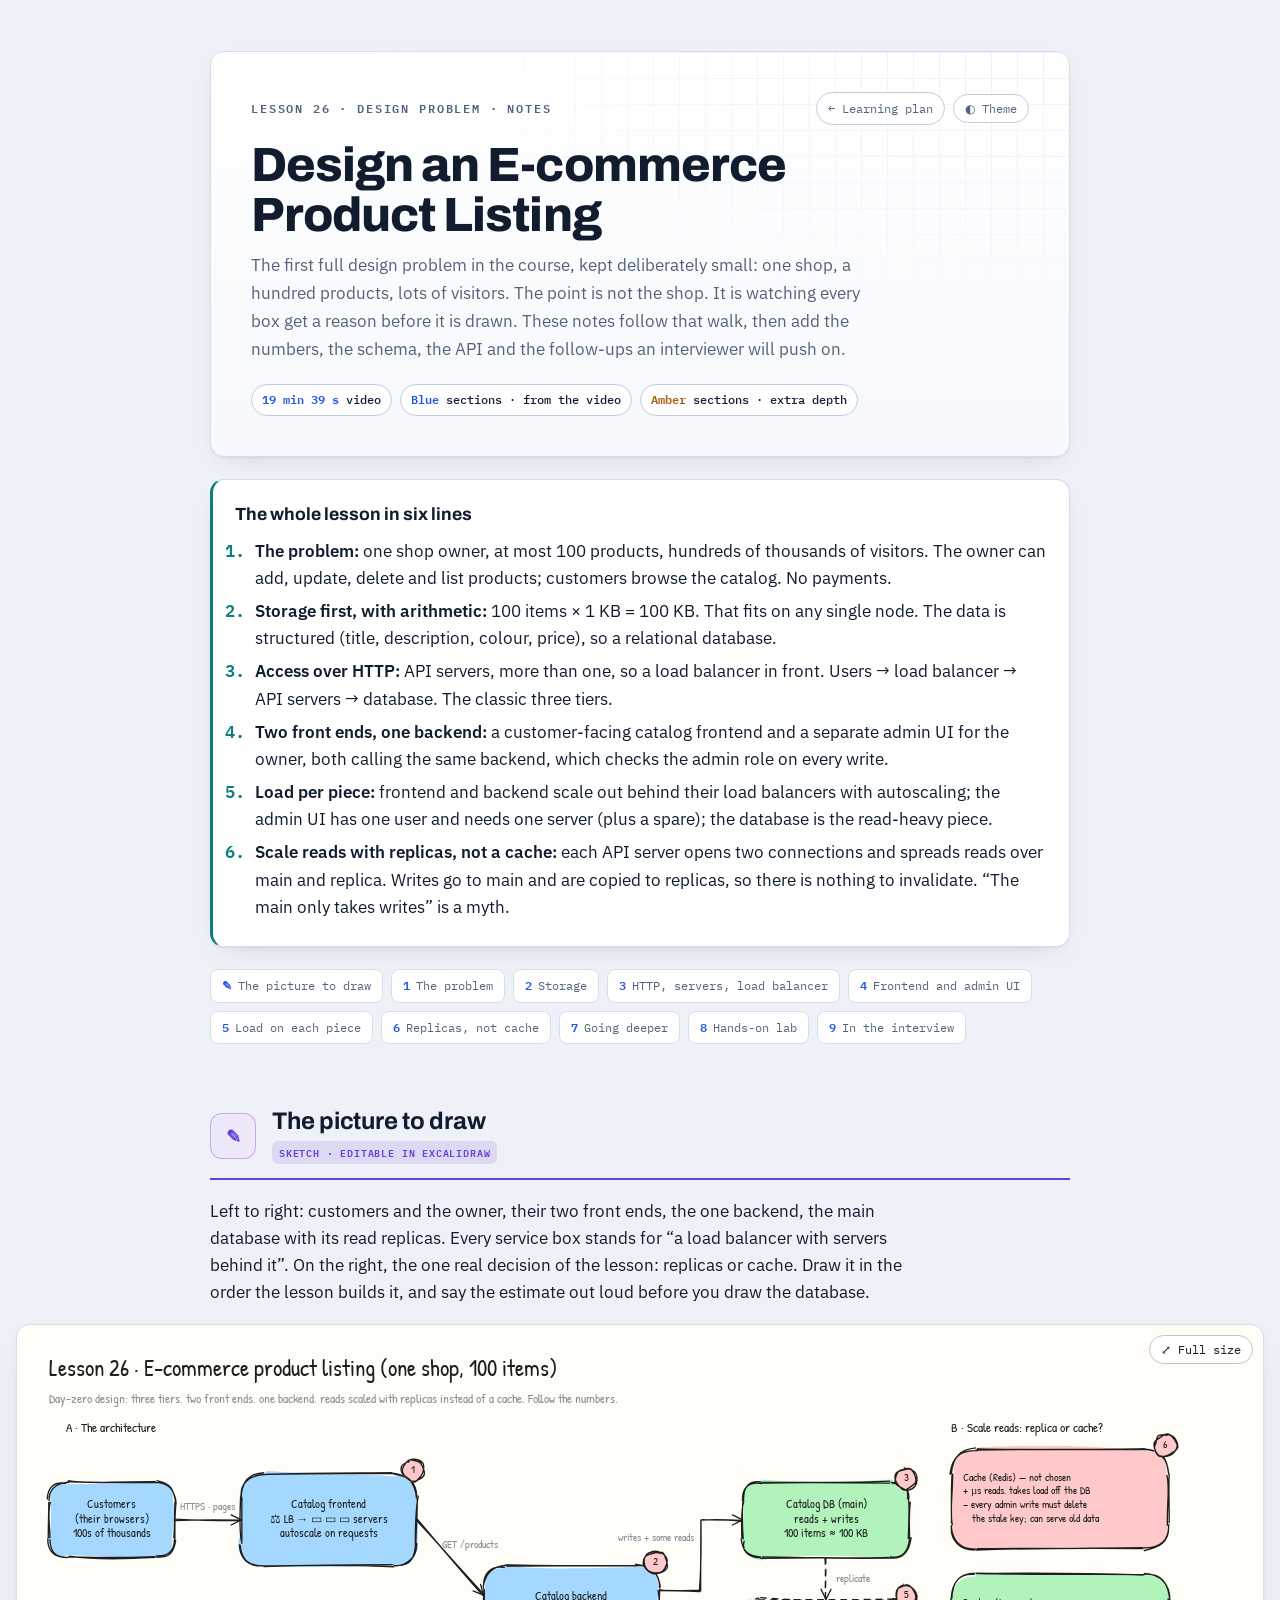
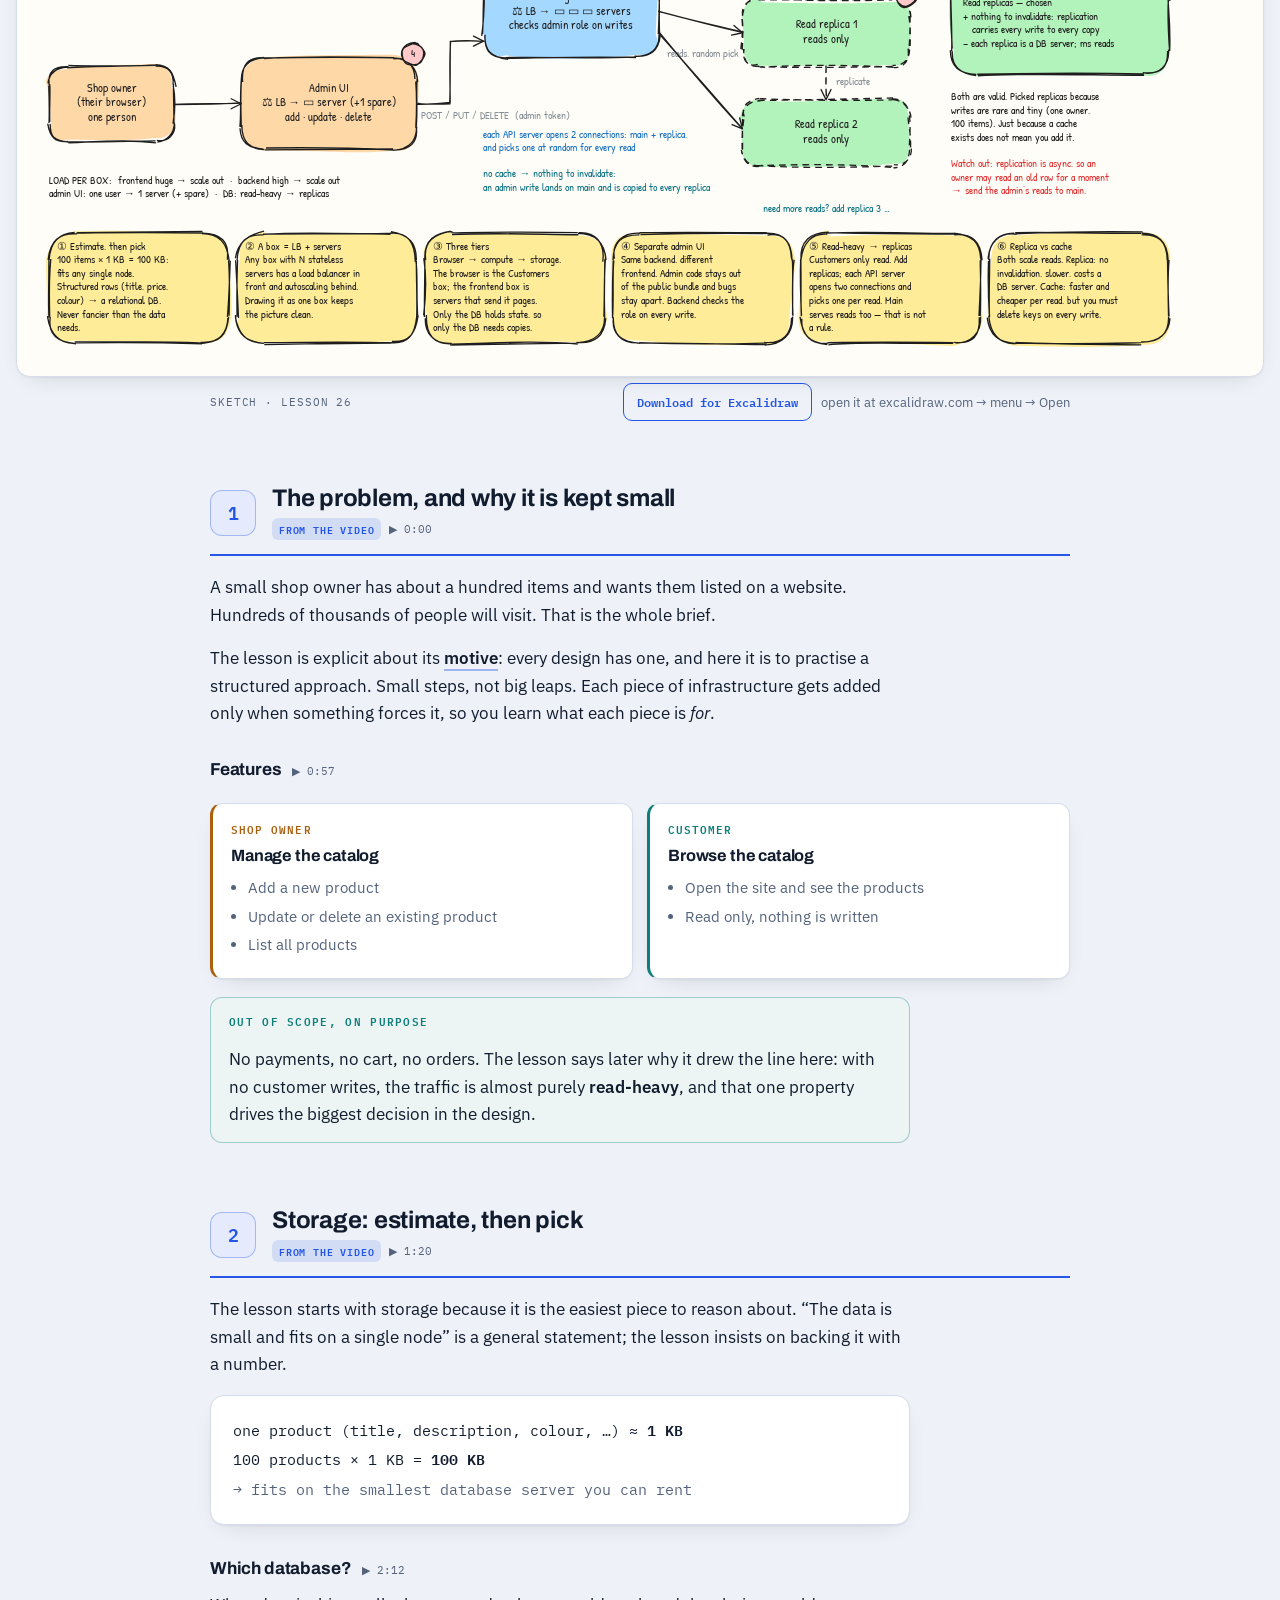
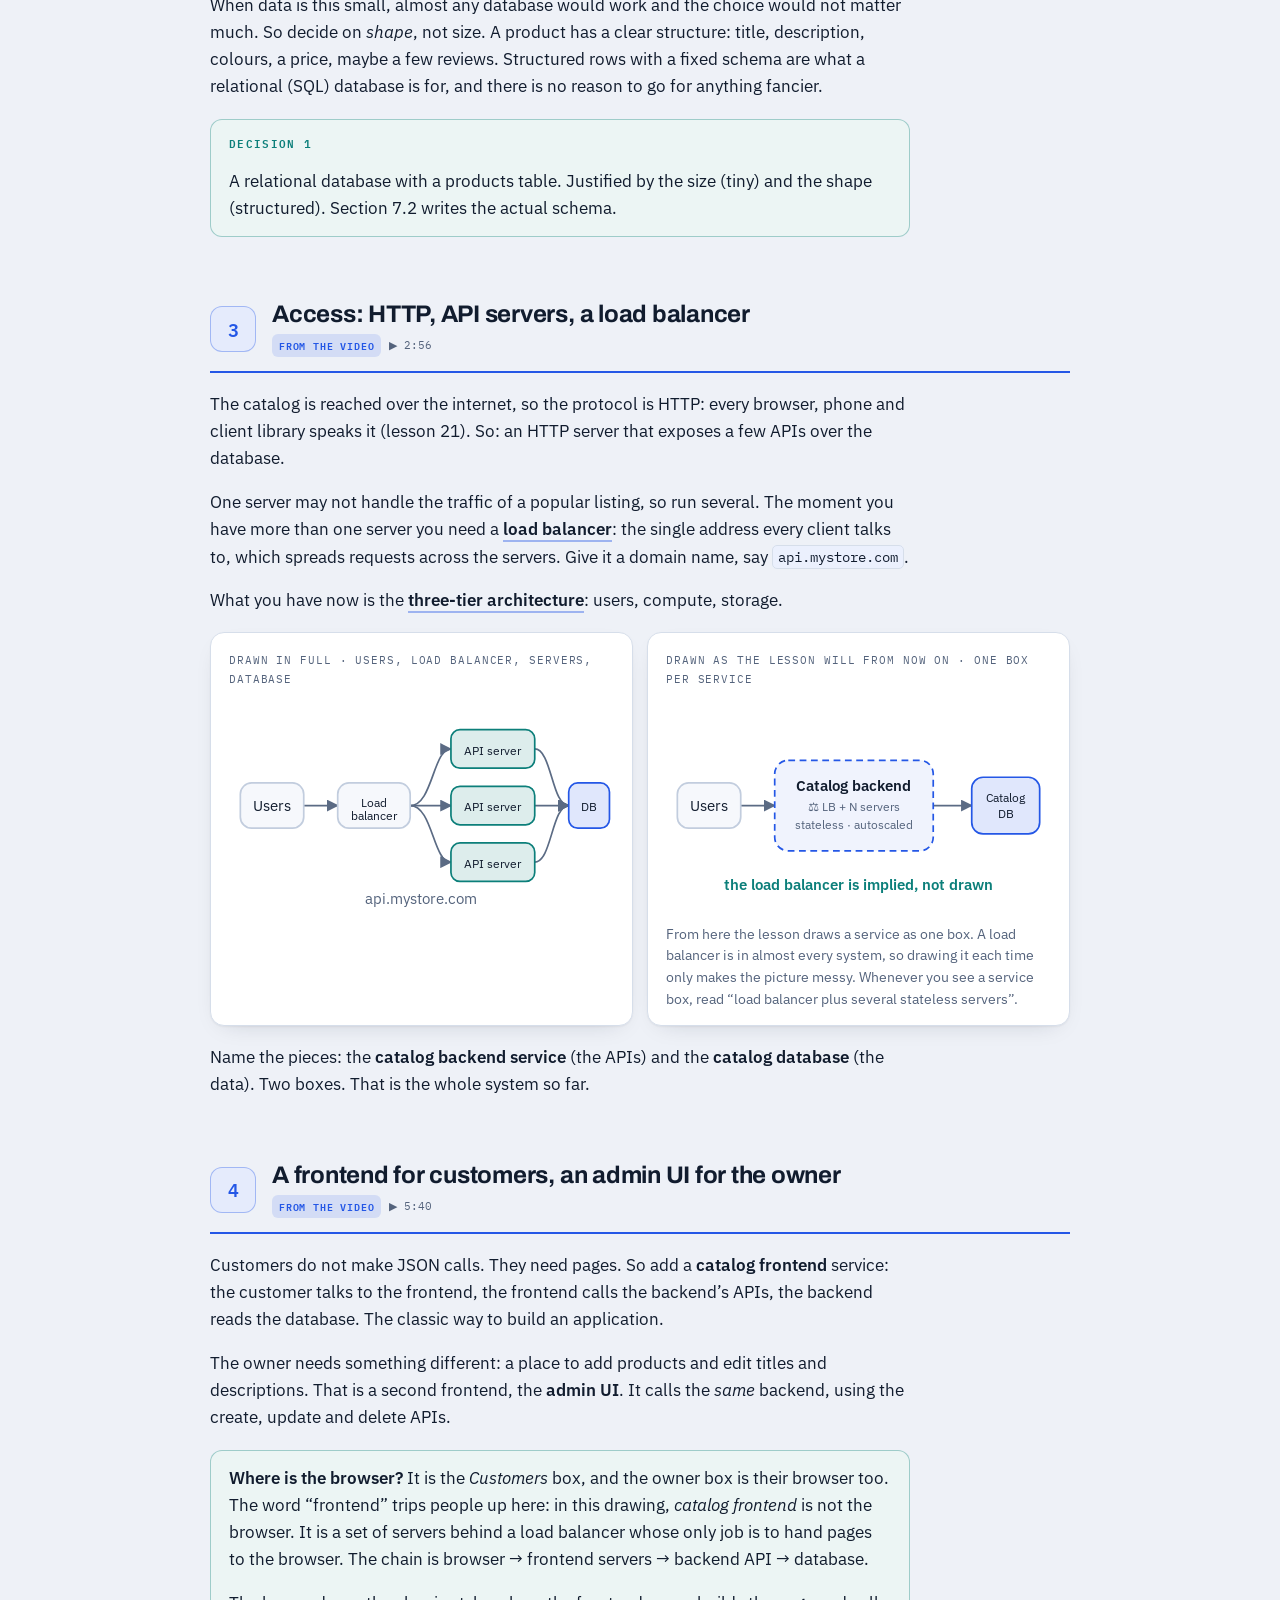
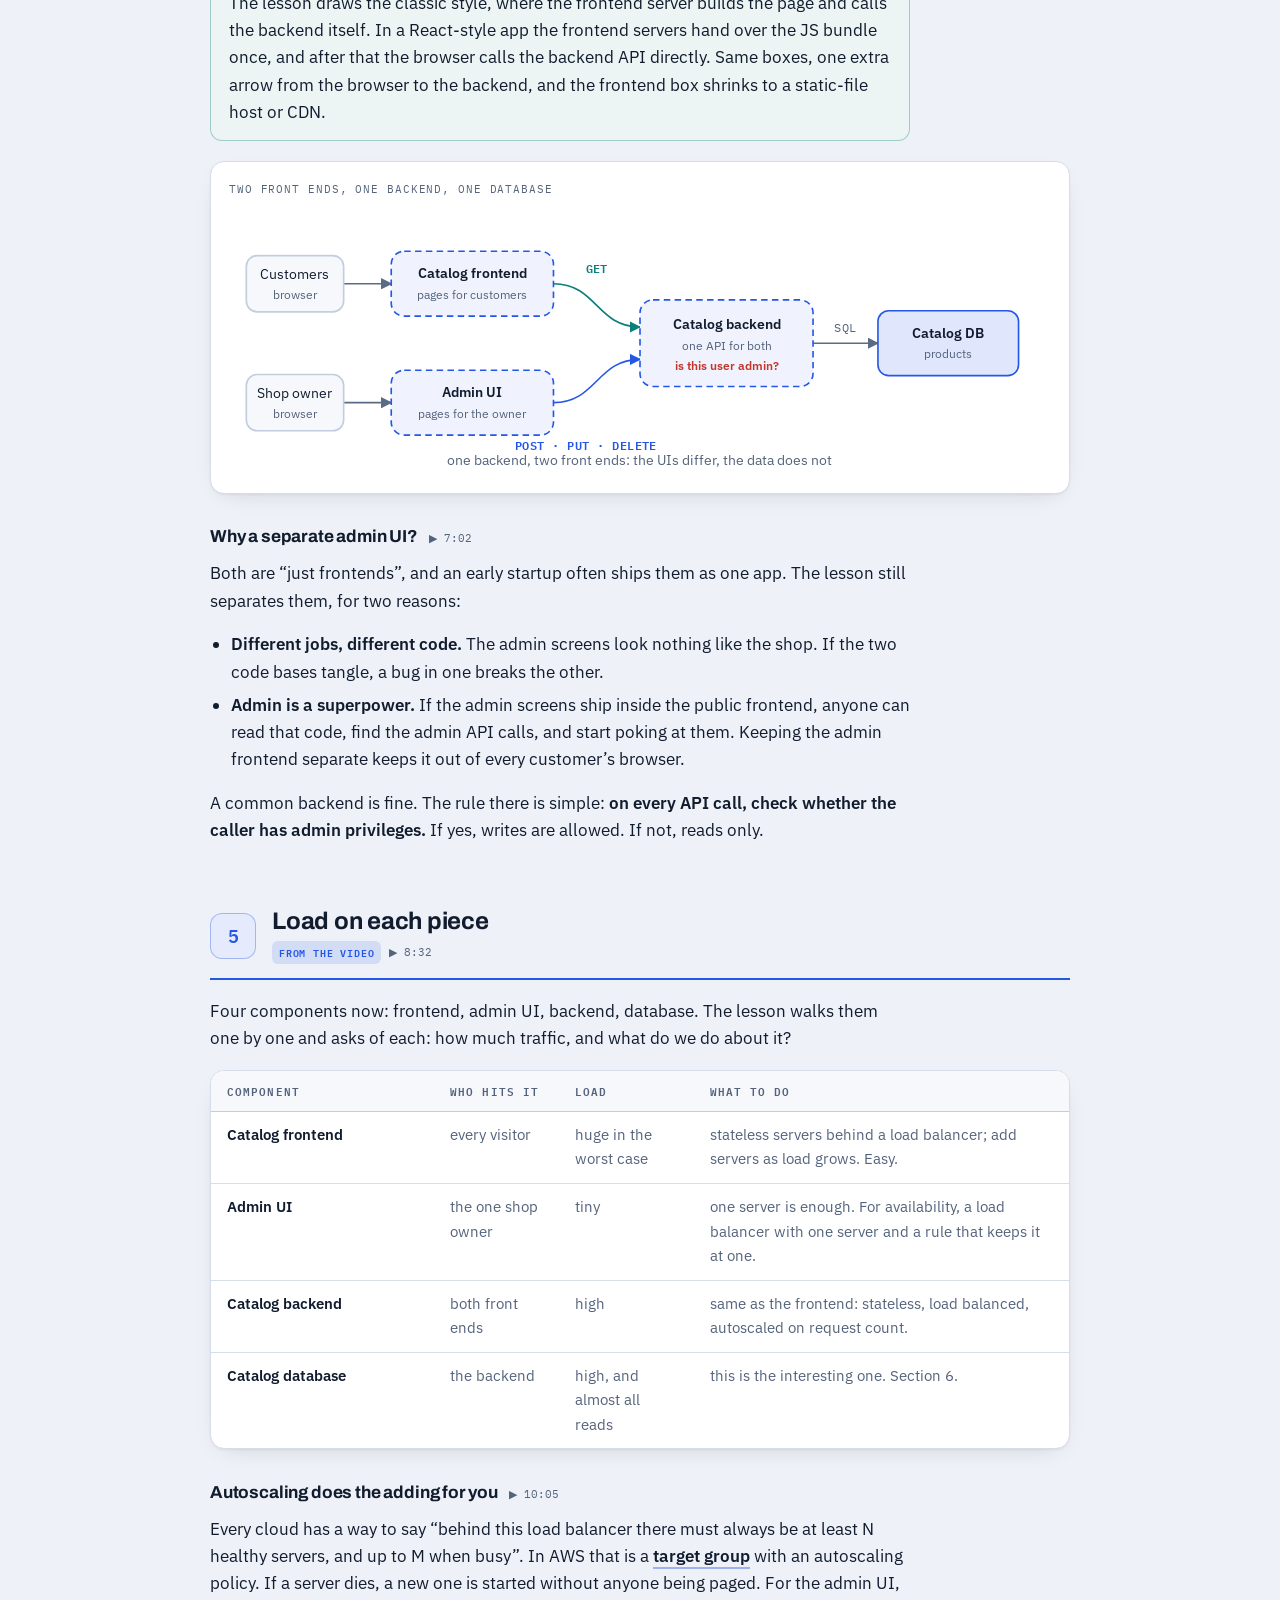
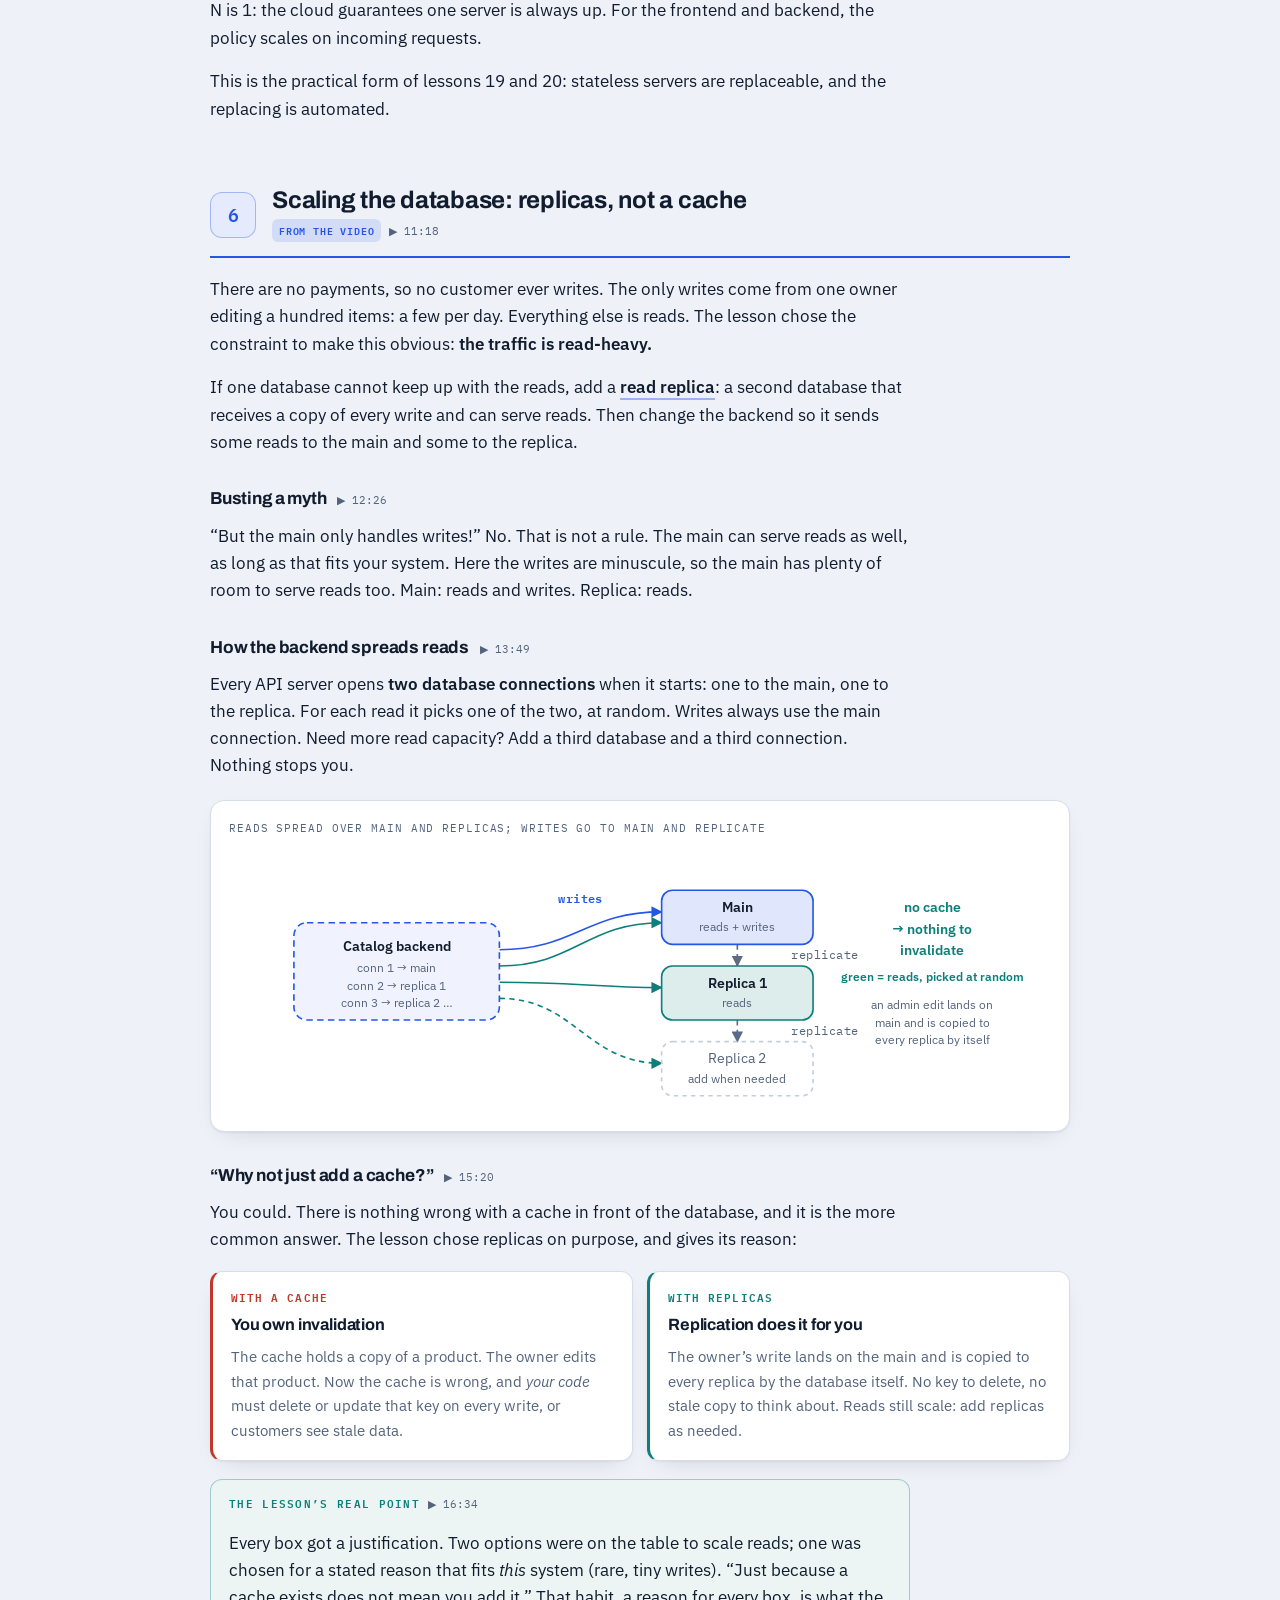
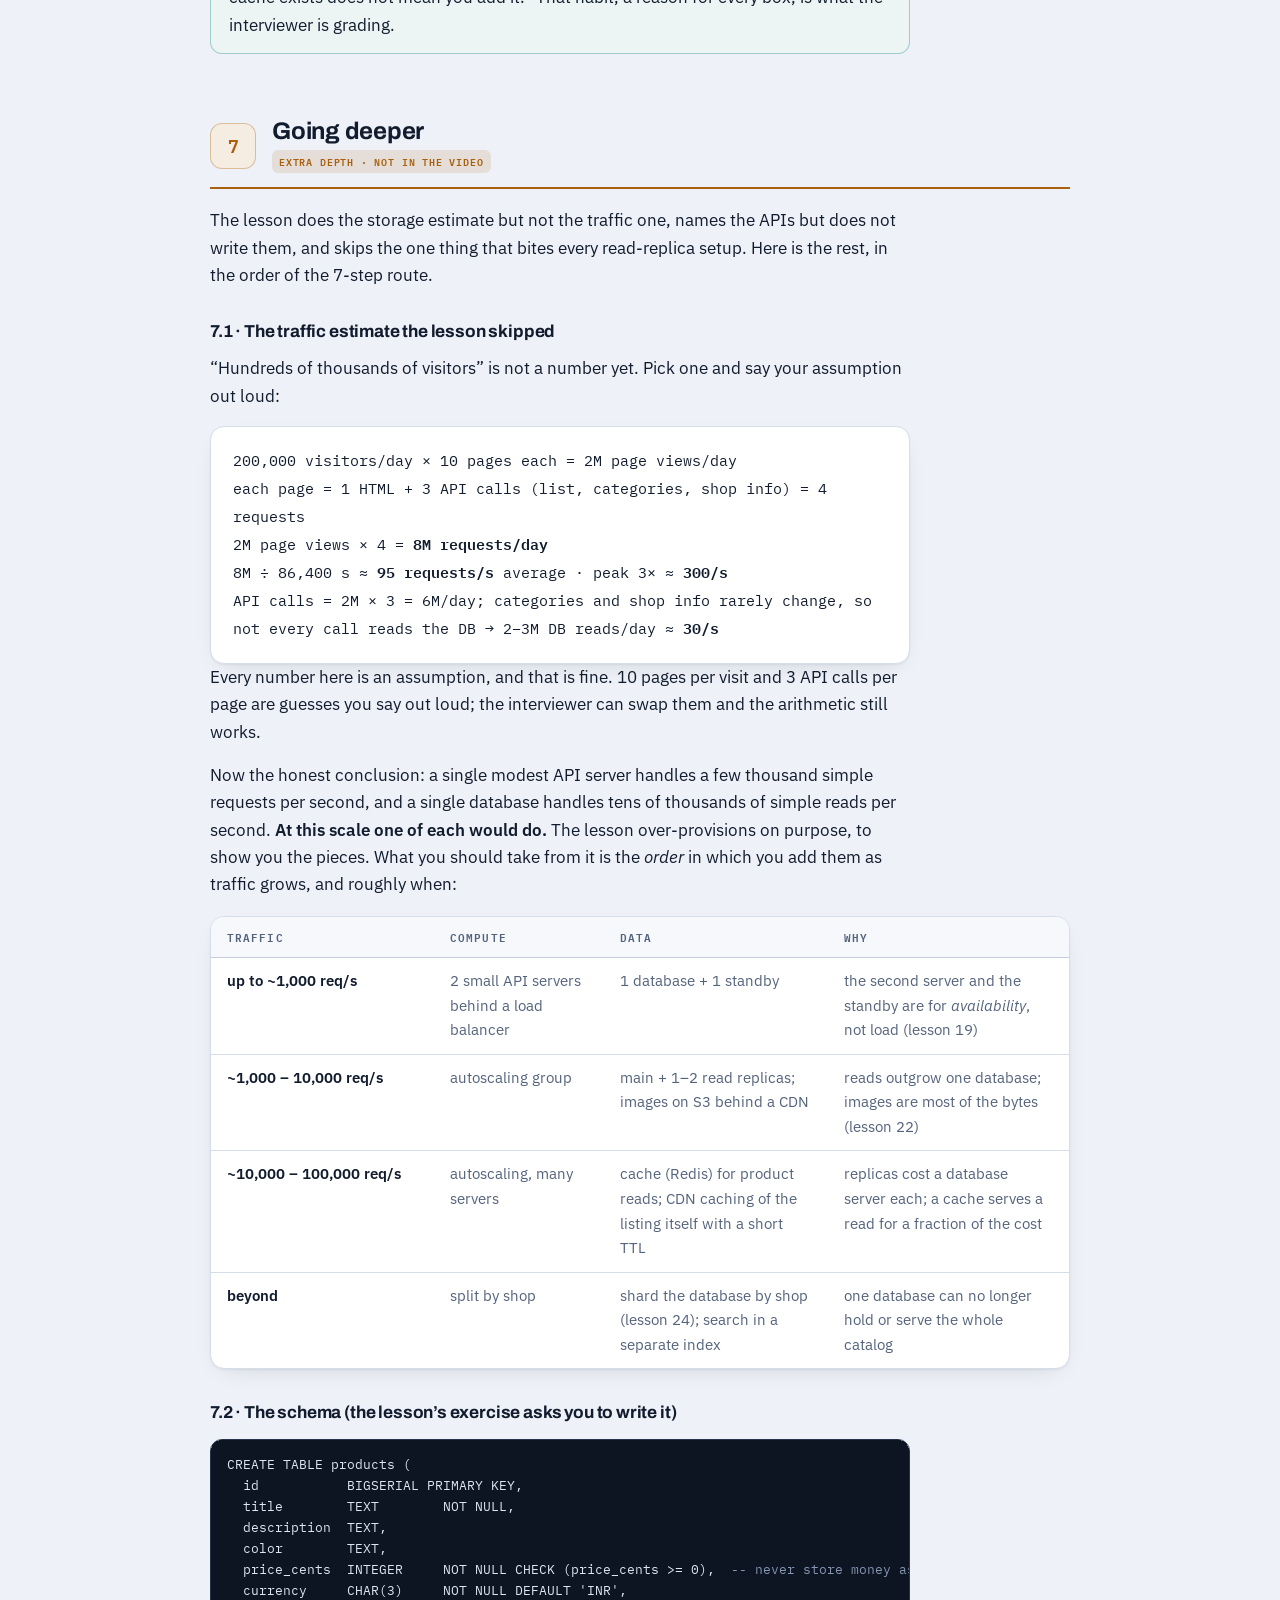
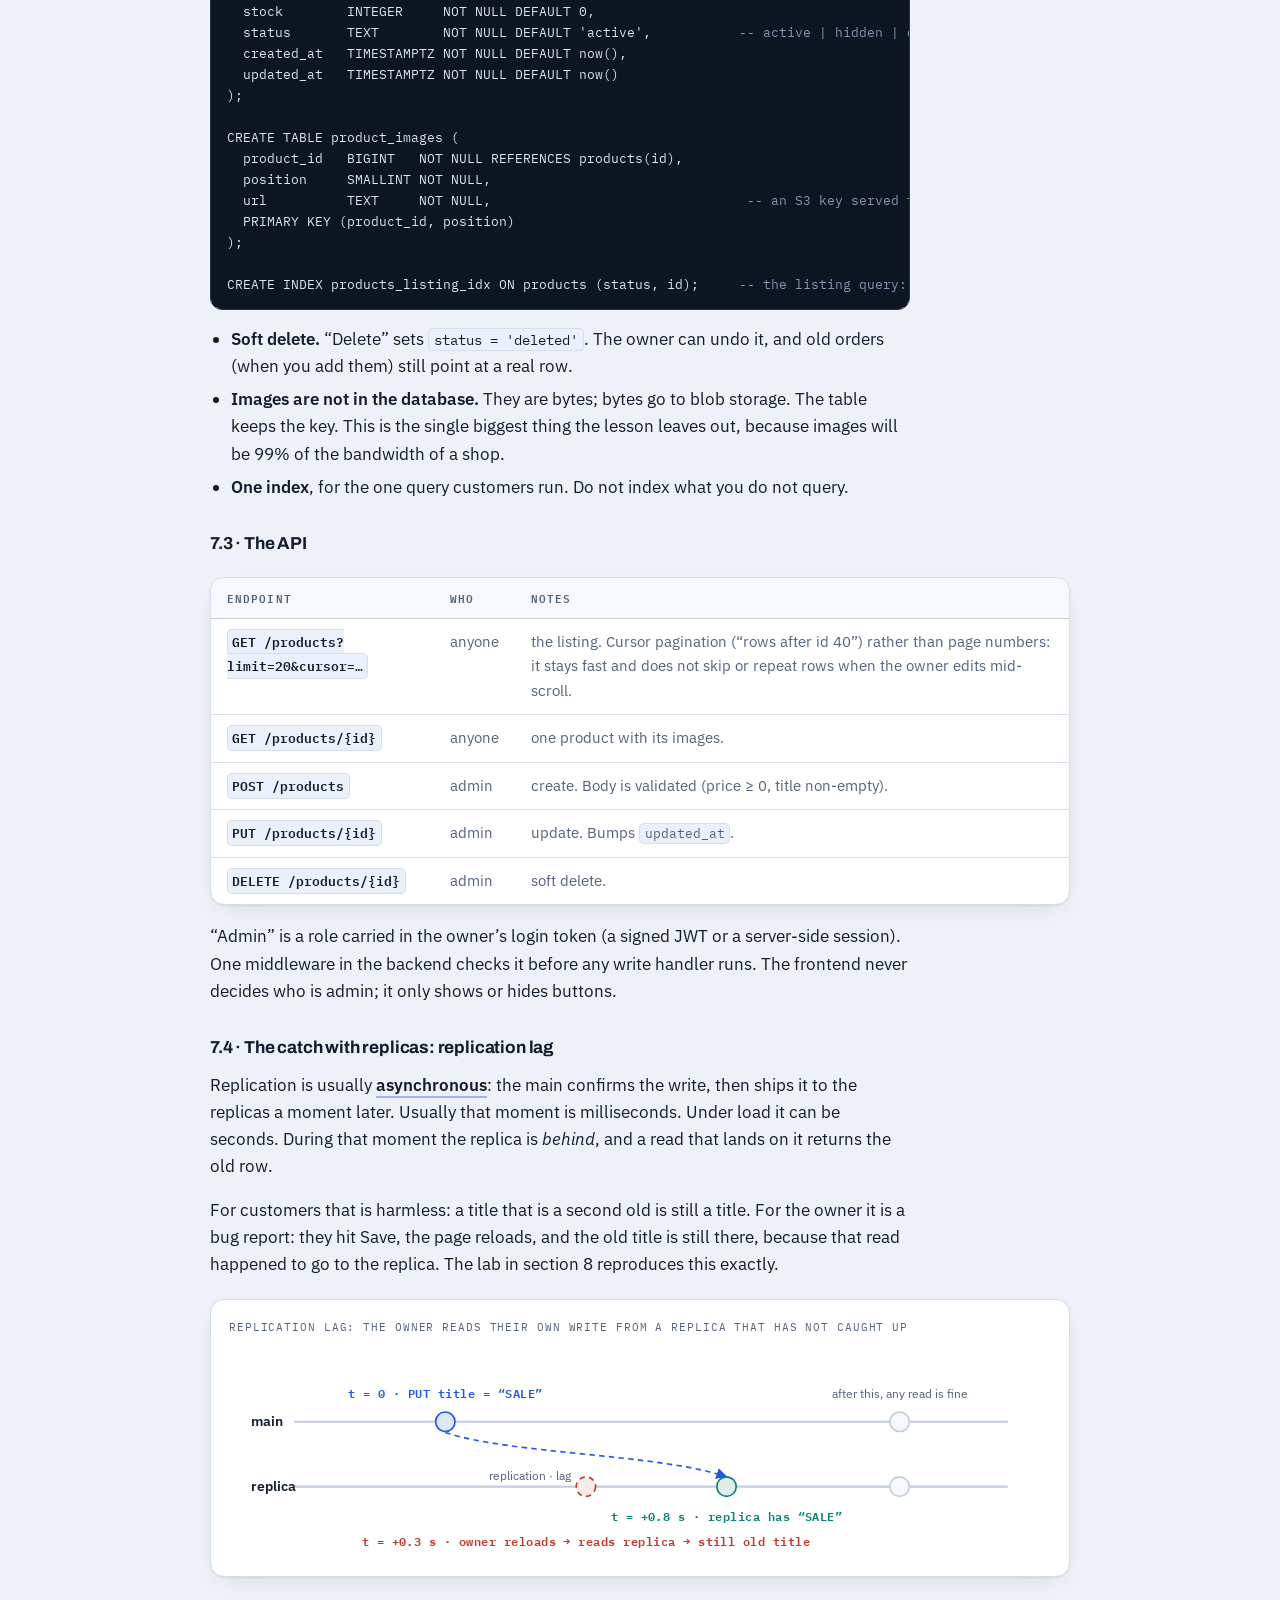
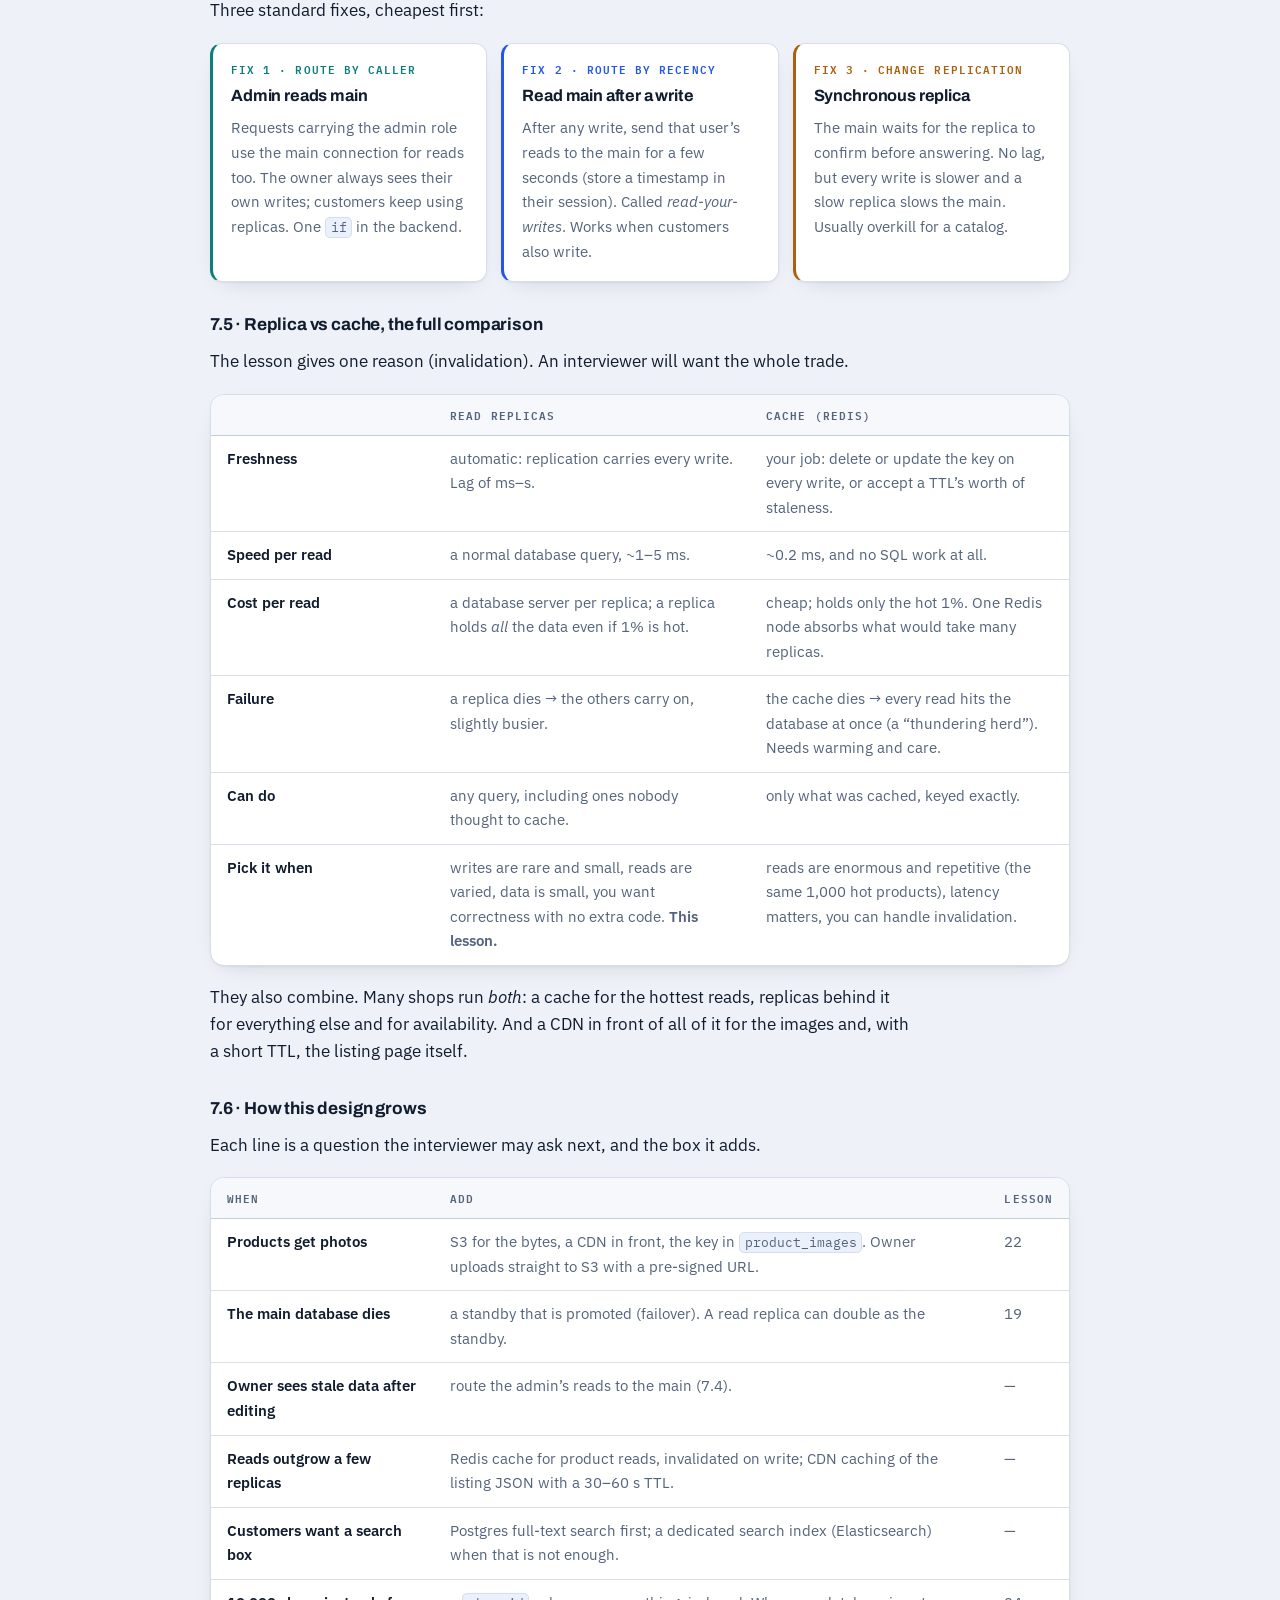
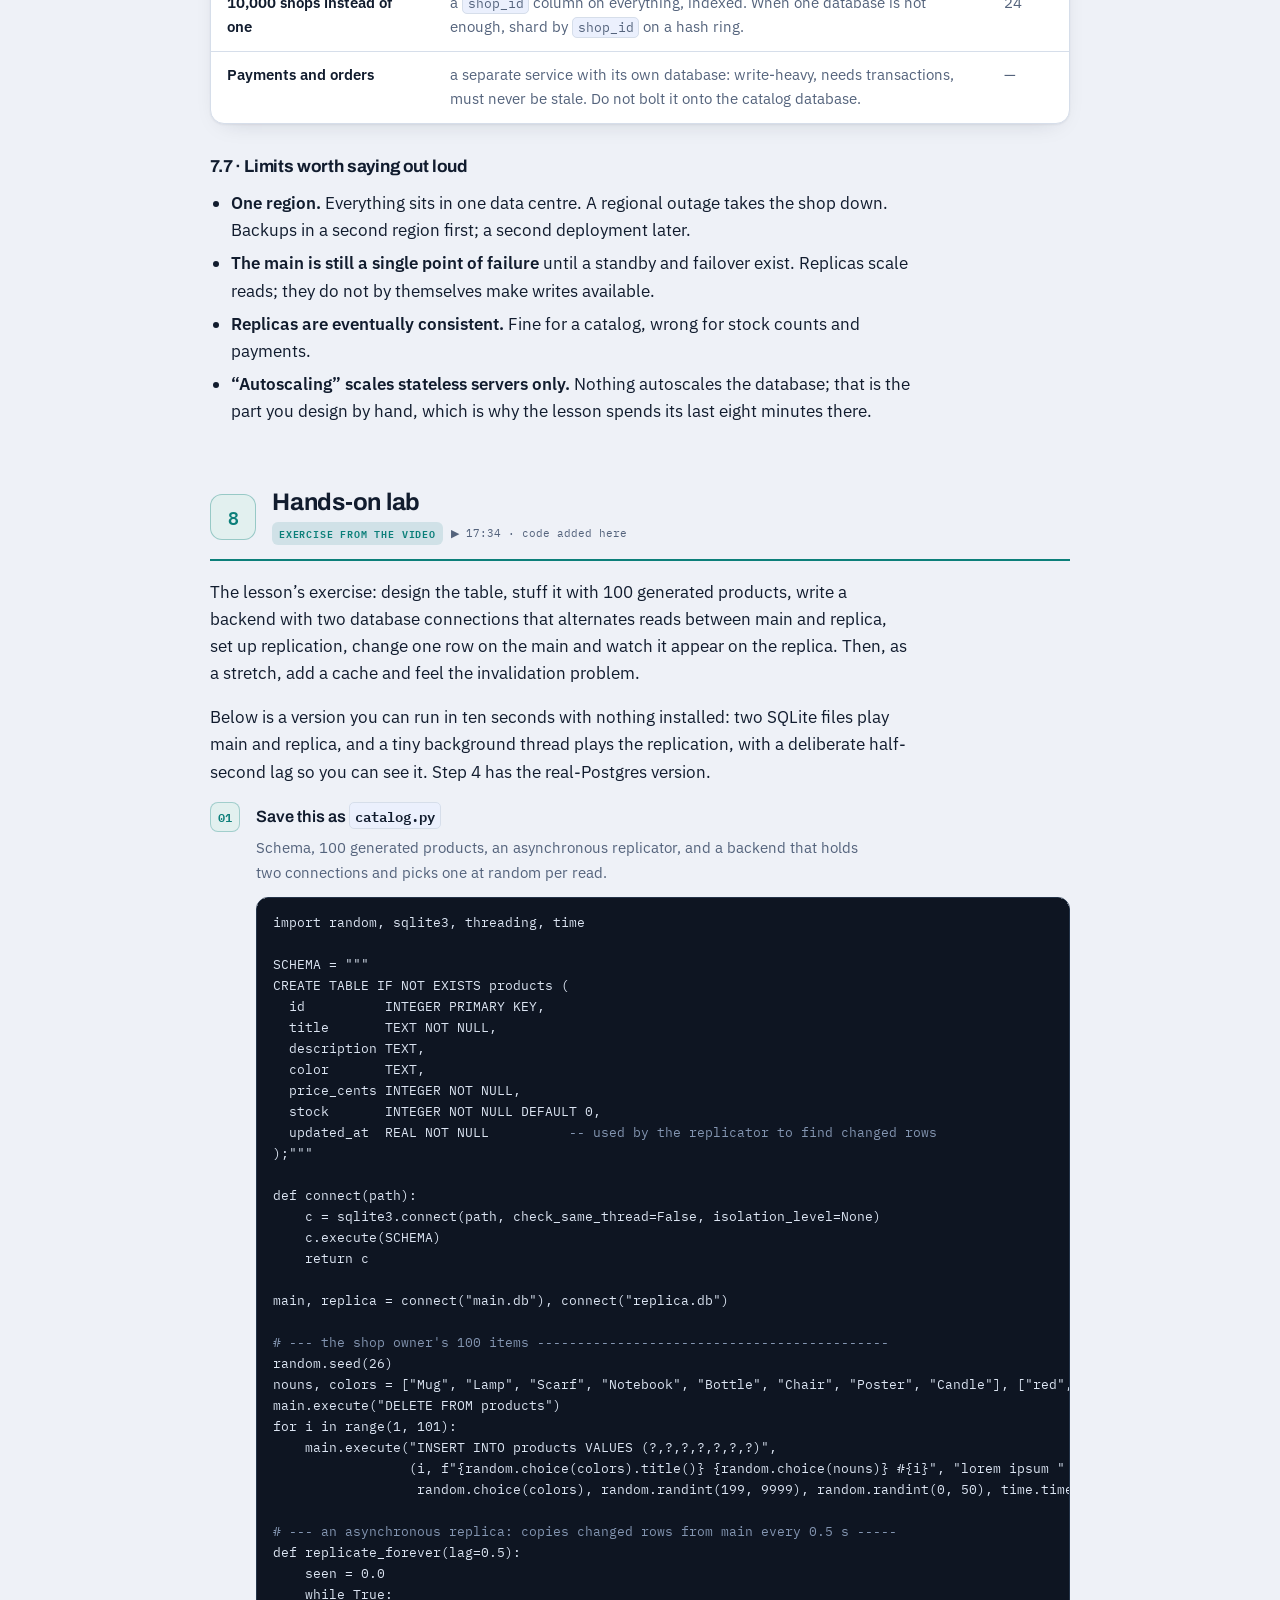
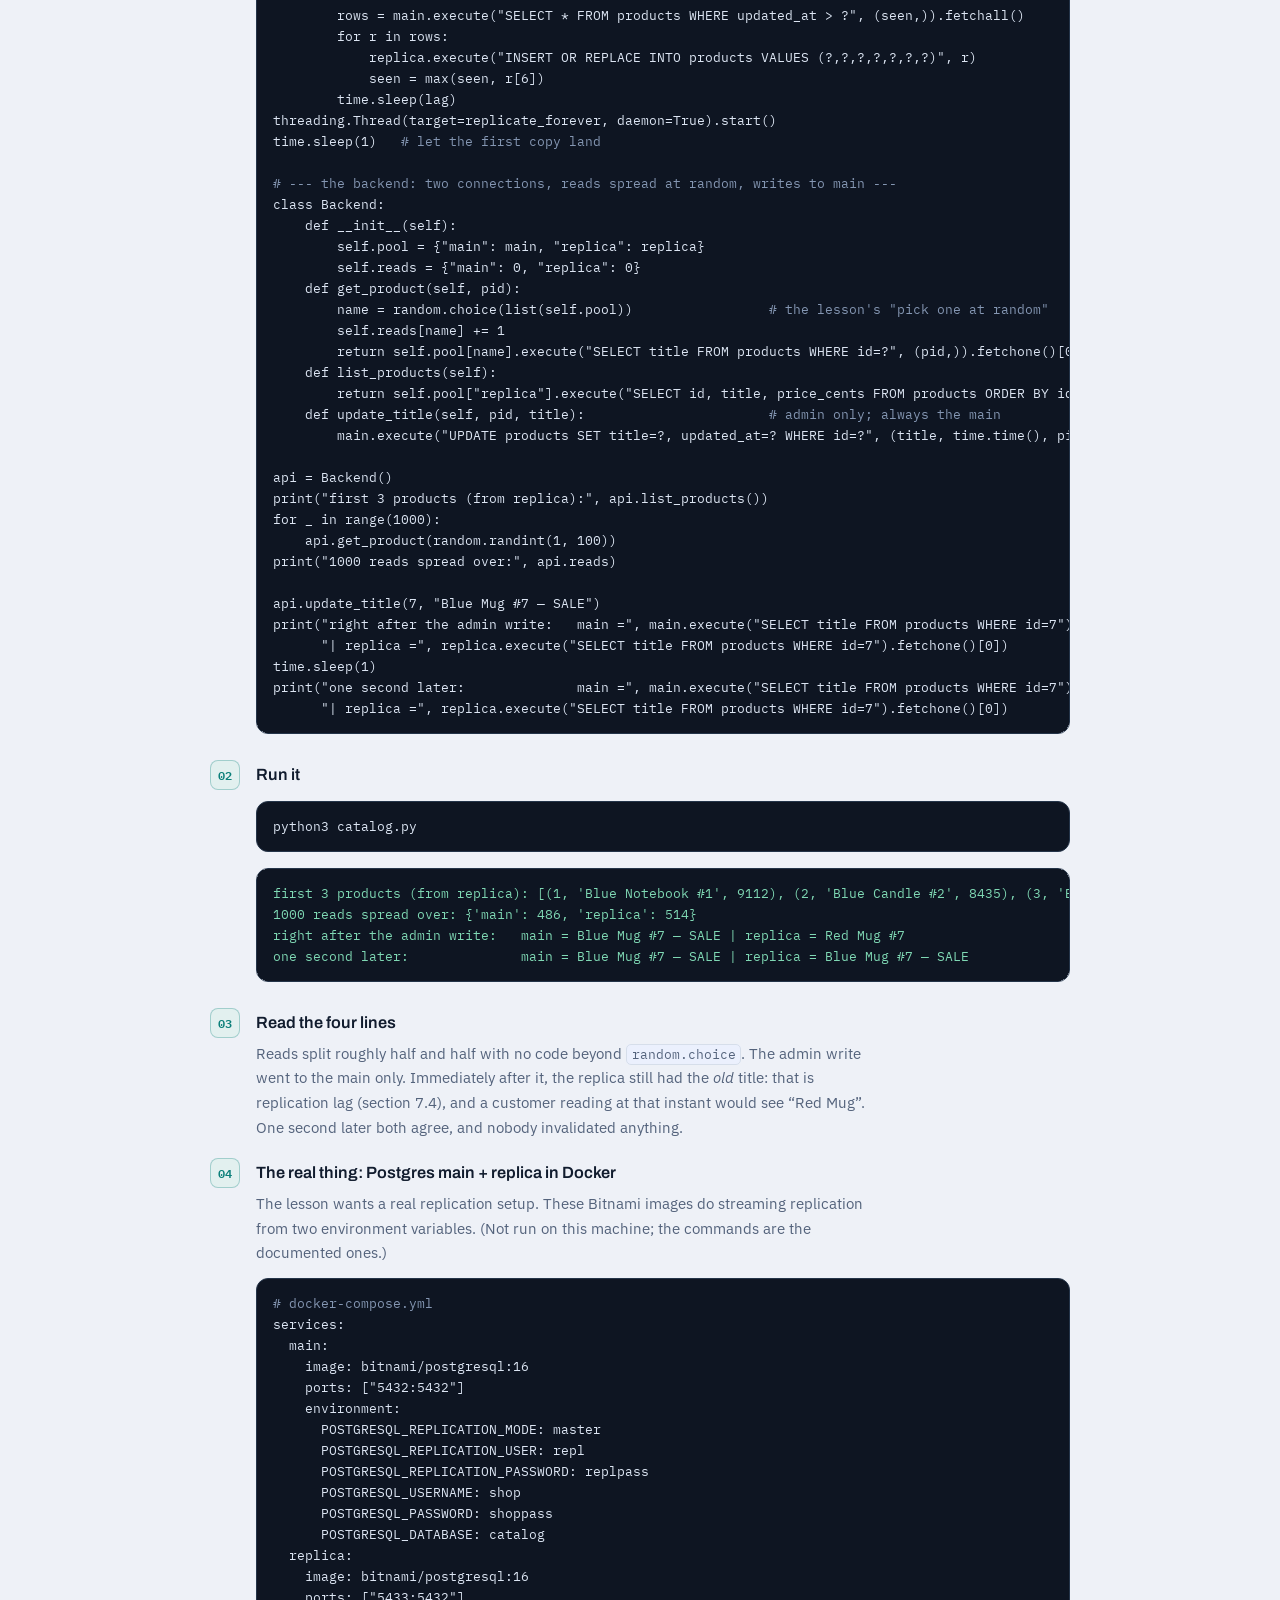
<file: notes/26-ecommerce-product-listing.html>
<!DOCTYPE html>
<html lang="en">
<head>
<meta charset="utf-8">
<meta name="viewport" content="width=device-width, initial-scale=1">
<title>Design an E-commerce Product Listing — notes</title>
<link rel="preconnect" href="https://fonts.googleapis.com">
<link rel="preconnect" href="https://fonts.gstatic.com" crossorigin>
<link href="https://fonts.googleapis.com/css2?family=Archivo:wght@600;700;800&family=IBM+Plex+Mono:wght@400;500;600&family=IBM+Plex+Sans:wght@400;500;600&family=Patrick+Hand&display=swap" rel="stylesheet">
<link rel="stylesheet" href="../css/notes.css">
<style>
  /* page-specific: service boxes and the timeline */
  svg.dia .svc{fill:color-mix(in srgb,var(--accent) 7%,var(--surface));stroke:var(--accent);stroke-dasharray:6 4;stroke-width:1.5}
  svg.dia .tl{stroke:var(--line-strong);stroke-width:2}
  svg.dia text.t-sm{font-size:11px}
</style>
</head>
<body>

<!-- arrowheads shared by every diagram on the page -->
<svg class="dia" width="0" height="0" style="position:absolute" aria-hidden="true" focusable="false">
  <defs>
    <marker id="ah" viewBox="0 0 10 10" refX="9" refY="5" markerWidth="7" markerHeight="7" orient="auto-start-reverse"><path class="head" d="M0 0L10 5L0 10z"/></marker>
    <marker id="ah-teal" viewBox="0 0 10 10" refX="9" refY="5" markerWidth="7" markerHeight="7" orient="auto-start-reverse"><path class="head teal" d="M0 0L10 5L0 10z"/></marker>
    <marker id="ah-red" viewBox="0 0 10 10" refX="9" refY="5" markerWidth="7" markerHeight="7" orient="auto-start-reverse"><path class="head red" d="M0 0L10 5L0 10z"/></marker>
    <marker id="ah-accent" viewBox="0 0 10 10" refX="9" refY="5" markerWidth="7" markerHeight="7" orient="auto-start-reverse"><path class="head accent" d="M0 0L10 5L0 10z"/></marker>
  </defs>
</svg>

<div class="wrap">

  <header class="hero">
    <div class="topbar">
      <p class="eyebrow">Lesson 26 · Design problem · Notes</p>
      <div class="topbar-right">
        <a class="back" href="../index.html">← Learning plan</a>
        <button class="toggle" id="themeBtn" type="button">◐ Theme</button>
      </div>
    </div>
    <h1>Design an E-commerce Product Listing</h1>
    <p class="lede">The first full design problem in the course, kept deliberately small: one shop, a hundred products, lots of visitors. The point is not the shop. It is watching every box get a reason before it is drawn. These notes follow that walk, then add the numbers, the schema, the API and the follow-ups an interviewer will push on.</p>
    <div class="chips">
      <span class="chip"><b>19 min 39 s</b> video</span>
      <span class="chip"><b>Blue</b> sections · from the video</span>
      <span class="chip"><b style="color:var(--amber)">Amber</b> sections · extra depth</span>
    </div>
  </header>

  <div class="tldr">
    <h2>The whole lesson in six lines</h2>
    <ol>
      <li><strong>The problem:</strong> one shop owner, at most 100 products, hundreds of thousands of visitors. The owner can add, update, delete and list products; customers browse the catalog. No payments.</li>
      <li><strong>Storage first, with arithmetic:</strong> 100 items × 1 KB = 100 KB. That fits on any single node. The data is structured (title, description, colour, price), so a relational database.</li>
      <li><strong>Access over HTTP:</strong> API servers, more than one, so a load balancer in front. Users → load balancer → API servers → database. The classic three tiers.</li>
      <li><strong>Two front ends, one backend:</strong> a customer-facing catalog frontend and a separate admin UI for the owner, both calling the same backend, which checks the admin role on every write.</li>
      <li><strong>Load per piece:</strong> frontend and backend scale out behind their load balancers with autoscaling; the admin UI has one user and needs one server (plus a spare); the database is the read-heavy piece.</li>
      <li><strong>Scale reads with replicas, not a cache:</strong> each API server opens two connections and spreads reads over main and replica. Writes go to main and are copied to replicas, so there is nothing to invalidate. “The main only takes writes” is a myth.</li>
    </ol>
  </div>

  <ul class="toc" aria-label="Contents">
    <li><a href="#sketch"><b>✎</b>The picture to draw</a></li>
    <li><a href="#problem"><b>1</b>The problem</a></li>
    <li><a href="#storage"><b>2</b>Storage</a></li>
    <li><a href="#access"><b>3</b>HTTP, servers, load balancer</a></li>
    <li><a href="#frontends"><b>4</b>Frontend and admin UI</a></li>
    <li><a href="#load"><b>5</b>Load on each piece</a></li>
    <li><a href="#reads"><b>6</b>Replicas, not cache</a></li>
    <li><a href="#deeper"><b>7</b>Going deeper</a></li>
    <li><a href="#lab"><b>8</b>Hands-on lab</a></li>
    <li><a href="#interview"><b>9</b>In the interview</a></li>
  </ul>

  <section id="sketch" class="sketch-sec">
    <div class="sec-head">
      <span class="sec-num">✎</span>
      <div>
        <h2>The picture to draw</h2>
        <div class="sec-meta"><span class="badge">Sketch · editable in Excalidraw</span></div>
      </div>
    </div>
    <div class="prose">
      <p>Left to right: customers and the owner, their two front ends, the one backend, the main database with its read replicas. Every service box stands for “a load balancer with servers behind it”. On the right, the one real decision of the lesson: replicas or cache. Draw it in the order the lesson builds it, and say the estimate out loud before you draw the database.</p>
    </div>
    <div class="paper"><button class="zoom-btn" type="button" data-zoom>⤢ Full size</button><div class="paper-scroll"><svg class="sketch" data-sketch="sk" role="img" aria-label="Customers reach a catalog frontend service; the shop owner reaches a separate admin UI. Both call one catalog backend service, which writes to the main catalog database and spreads reads over the main and two read replicas. A side panel compares read replicas with a cache. Notes explain each numbered part."></svg></div></div>
    <p class="paper-foot"><span class="cap">Sketch · lesson 26</span><span><a class="btn ghost" href="../diagrams/26-ecommerce-product-listing.excalidraw" download>Download for Excalidraw</a> &nbsp; open it at excalidraw.com → menu → Open</span></p>
    <script type="application/json" id="sk" data-sketch-src="diagrams/26-ecommerce-product-listing.excalidraw">{"elements":[{"id":"e29735a1d","type":"text","x":0,"y":0,"width":924.0000000000001,"height":35.0,"angle":0,"strokeColor":"#1e1e1e","backgroundColor":"transparent","fillStyle":"solid","strokeWidth":2,"strokeStyle":"solid","roughness":1,"opacity":100,"groupIds":[],"frameId":null,"roundness":null,"seed":2035525363,"version":1,"versionNonce":323946140,"isDeleted":false,"boundElements":[],"updated":1792336271693,"link":null,"locked":false,"text":"Lesson 26 · E-commerce product listing (one shop, 100 items)","originalText":"Lesson 26 · E-commerce product listing (one shop, 100 items)","fontSize":28,"fontFamily":5,"textAlign":"left","verticalAlign":"top","containerId":null,"lineHeight":1.25,"autoResize":true},{"id":"e32899388","type":"text","x":0,"y":42,"width":1100.0,"height":20.0,"angle":0,"strokeColor":"#868e96","backgroundColor":"transparent","fillStyle":"solid","strokeWidth":2,"strokeStyle":"solid","roughness":1,"opacity":100,"groupIds":[],"frameId":null,"roundness":null,"seed":1397871145,"version":1,"versionNonce":103694313,"isDeleted":false,"boundElements":[],"updated":1792336271693,"link":null,"locked":false,"text":"Day-zero design: three tiers, two front ends, one backend, reads scaled with replicas instead of a cache. Follow the numbers.","originalText":"Day-zero design: three tiers, two front ends, one backend, reads scaled with replicas instead of a cache. Follow the numbers.","fontSize":16,"fontFamily":5,"textAlign":"left","verticalAlign":"top","containerId":null,"lineHeight":1.25,"autoResize":true},{"id":"e945979a","type":"text","x":20,"y":78,"width":165.0,"height":18.75,"angle":0,"strokeColor":"#1e1e1e","backgroundColor":"transparent","fillStyle":"solid","strokeWidth":2,"strokeStyle":"solid","roughness":1,"opacity":100,"groupIds":[],"frameId":null,"roundness":null,"seed":1763673107,"version":1,"versionNonce":1150797846,"isDeleted":false,"boundElements":[],"updated":1792336271693,"link":null,"locked":false,"text":"A · The architecture","originalText":"A · The architecture","fontSize":15,"fontFamily":5,"textAlign":"left","verticalAlign":"top","containerId":null,"lineHeight":1.25,"autoResize":true},{"id":"ec0c7409","type":"rectangle","x":0,"y":150,"width":150,"height":90,"angle":0,"strokeColor":"#1e1e1e","backgroundColor":"#a5d8ff","fillStyle":"solid","strokeWidth":2,"strokeStyle":"solid","roughness":1,"opacity":100,"groupIds":["cust"],"frameId":null,"roundness":{"type":3},"seed":785310973,"version":1,"versionNonce":1251527727,"isDeleted":false,"boundElements":[],"updated":1792336271693,"link":null,"locked":false},{"id":"e76c823b","type":"text","x":9.549999999999997,"y":168.75,"width":130.9,"height":52.5,"angle":0,"strokeColor":"#1e1e1e","backgroundColor":"transparent","fillStyle":"solid","strokeWidth":2,"strokeStyle":"solid","roughness":1,"opacity":100,"groupIds":["cust"],"frameId":null,"roundness":null,"seed":1953574603,"version":1,"versionNonce":1089709947,"isDeleted":false,"boundElements":[],"updated":1792336271693,"link":null,"locked":false,"text":"Customers\n(their browsers)\n100s of thousands","originalText":"Customers\n(their browsers)\n100s of thousands","fontSize":14,"fontFamily":5,"textAlign":"center","verticalAlign":"top","containerId":null,"lineHeight":1.25,"autoResize":true},{"id":"e1b7b3ae7","type":"rectangle","x":230,"y":140,"width":210,"height":110,"angle":0,"strokeColor":"#1e1e1e","backgroundColor":"#a5d8ff","fillStyle":"solid","strokeWidth":2,"strokeStyle":"solid","roughness":1,"opacity":100,"groupIds":["fe"],"frameId":null,"roundness":{"type":3},"seed":80521325,"version":1,"versionNonce":184570286,"isDeleted":false,"boundElements":[],"updated":1792336271693,"link":null,"locked":false},{"id":"e3781b3ae","type":"text","x":254.14999999999998,"y":168.75,"width":161.70000000000002,"height":52.5,"angle":0,"strokeColor":"#1e1e1e","backgroundColor":"transparent","fillStyle":"solid","strokeWidth":2,"strokeStyle":"solid","roughness":1,"opacity":100,"groupIds":["fe"],"frameId":null,"roundness":null,"seed":898017870,"version":1,"versionNonce":150013384,"isDeleted":false,"boundElements":[],"updated":1792336271693,"link":null,"locked":false,"text":"Catalog frontend\n⚖ LB → ▭ ▭ ▭ servers\nautoscale on requests","originalText":"Catalog frontend\n⚖ LB → ▭ ▭ ▭ servers\nautoscale on requests","fontSize":14,"fontFamily":5,"textAlign":"center","verticalAlign":"top","containerId":null,"lineHeight":1.25,"autoResize":true},{"id":"e1ece0b93","type":"rectangle","x":0,"y":370,"width":150,"height":90,"angle":0,"strokeColor":"#1e1e1e","backgroundColor":"#ffd8a8","fillStyle":"solid","strokeWidth":2,"strokeStyle":"solid","roughness":1,"opacity":100,"groupIds":["owner"],"frameId":null,"roundness":{"type":3},"seed":194804717,"version":1,"versionNonce":1183364968,"isDeleted":false,"boundElements":[],"updated":1792336271693,"link":null,"locked":false},{"id":"e3656a514","type":"text","x":17.249999999999993,"y":388.75,"width":115.50000000000001,"height":52.5,"angle":0,"strokeColor":"#1e1e1e","backgroundColor":"transparent","fillStyle":"solid","strokeWidth":2,"strokeStyle":"solid","roughness":1,"opacity":100,"groupIds":["owner"],"frameId":null,"roundness":null,"seed":126938844,"version":1,"versionNonce":1775651416,"isDeleted":false,"boundElements":[],"updated":1792336271693,"link":null,"locked":false,"text":"Shop owner\n(their browser)\none person","originalText":"Shop owner\n(their browser)\none person","fontSize":14,"fontFamily":5,"textAlign":"center","verticalAlign":"top","containerId":null,"lineHeight":1.25,"autoResize":true},{"id":"e4860c968","type":"rectangle","x":230,"y":360,"width":210,"height":110,"angle":0,"strokeColor":"#1e1e1e","backgroundColor":"#ffd8a8","fillStyle":"solid","strokeWidth":2,"strokeStyle":"solid","roughness":1,"opacity":100,"groupIds":["admin"],"frameId":null,"roundness":{"type":3},"seed":265862674,"version":1,"versionNonce":2034632751,"isDeleted":false,"boundElements":[],"updated":1792336271693,"link":null,"locked":false},{"id":"e1c93182d","type":"text","x":234.89999999999998,"y":388.75,"width":200.20000000000002,"height":52.5,"angle":0,"strokeColor":"#1e1e1e","backgroundColor":"transparent","fillStyle":"solid","strokeWidth":2,"strokeStyle":"solid","roughness":1,"opacity":100,"groupIds":["admin"],"frameId":null,"roundness":null,"seed":1354258845,"version":1,"versionNonce":1347402587,"isDeleted":false,"boundElements":[],"updated":1792336271693,"link":null,"locked":false,"text":"Admin UI\n⚖ LB → ▭ server (+1 spare)\nadd · update · delete","originalText":"Admin UI\n⚖ LB → ▭ server (+1 spare)\nadd · update · delete","fontSize":14,"fontFamily":5,"textAlign":"center","verticalAlign":"top","containerId":null,"lineHeight":1.25,"autoResize":true},{"id":"e4a9fa479","type":"rectangle","x":520,"y":250,"width":210,"height":110,"angle":0,"strokeColor":"#1e1e1e","backgroundColor":"#a5d8ff","fillStyle":"solid","strokeWidth":2,"strokeStyle":"solid","roughness":1,"opacity":100,"groupIds":["be"],"frameId":null,"roundness":{"type":3},"seed":2035189461,"version":1,"versionNonce":132847737,"isDeleted":false,"boundElements":[],"updated":1792336271693,"link":null,"locked":false},{"id":"e49de8268","type":"text","x":521.05,"y":278.75,"width":207.9,"height":52.5,"angle":0,"strokeColor":"#1e1e1e","backgroundColor":"transparent","fillStyle":"solid","strokeWidth":2,"strokeStyle":"solid","roughness":1,"opacity":100,"groupIds":["be"],"frameId":null,"roundness":null,"seed":1257440635,"version":1,"versionNonce":851864843,"isDeleted":false,"boundElements":[],"updated":1792336271693,"link":null,"locked":false,"text":"Catalog backend\n⚖ LB → ▭ ▭ ▭ servers\nchecks admin role on writes","originalText":"Catalog backend\n⚖ LB → ▭ ▭ ▭ servers\nchecks admin role on writes","fontSize":14,"fontFamily":5,"textAlign":"center","verticalAlign":"top","containerId":null,"lineHeight":1.25,"autoResize":true},{"id":"e658f14f","type":"rectangle","x":830,"y":150,"width":200,"height":90,"angle":0,"strokeColor":"#1e1e1e","backgroundColor":"#b2f2bb","fillStyle":"solid","strokeWidth":2,"strokeStyle":"solid","roughness":1,"opacity":100,"groupIds":["main"],"frameId":null,"roundness":{"type":3},"seed":2096491879,"version":1,"versionNonce":474769609,"isDeleted":false,"boundElements":[],"updated":1792336271693,"link":null,"locked":false},{"id":"e5f66bd9","type":"text","x":860.7,"y":168.75,"width":138.60000000000002,"height":52.5,"angle":0,"strokeColor":"#1e1e1e","backgroundColor":"transparent","fillStyle":"solid","strokeWidth":2,"strokeStyle":"solid","roughness":1,"opacity":100,"groupIds":["main"],"frameId":null,"roundness":null,"seed":1195428768,"version":1,"versionNonce":1843546982,"isDeleted":false,"boundElements":[],"updated":1792336271693,"link":null,"locked":false,"text":"Catalog DB (main)\nreads + writes\n100 items ≈ 100 KB","originalText":"Catalog DB (main)\nreads + writes\n100 items ≈ 100 KB","fontSize":14,"fontFamily":5,"textAlign":"center","verticalAlign":"top","containerId":null,"lineHeight":1.25,"autoResize":true},{"id":"e110bdf57","type":"rectangle","x":830,"y":290,"width":200,"height":80,"angle":0,"strokeColor":"#1e1e1e","backgroundColor":"#b2f2bb","fillStyle":"solid","strokeWidth":2,"strokeStyle":"dashed","roughness":1,"opacity":100,"groupIds":["rep1"],"frameId":null,"roundness":{"type":3},"seed":621931212,"version":1,"versionNonce":900094242,"isDeleted":false,"boundElements":[],"updated":1792336271693,"link":null,"locked":false},{"id":"e1276f353","type":"text","x":876.1,"y":312.5,"width":107.80000000000001,"height":35.0,"angle":0,"strokeColor":"#1e1e1e","backgroundColor":"transparent","fillStyle":"solid","strokeWidth":2,"strokeStyle":"solid","roughness":1,"opacity":100,"groupIds":["rep1"],"frameId":null,"roundness":null,"seed":1161114103,"version":1,"versionNonce":252956897,"isDeleted":false,"boundElements":[],"updated":1792336271693,"link":null,"locked":false,"text":"Read replica 1\nreads only","originalText":"Read replica 1\nreads only","fontSize":14,"fontFamily":5,"textAlign":"center","verticalAlign":"top","containerId":null,"lineHeight":1.25,"autoResize":true},{"id":"e4913b32d","type":"rectangle","x":830,"y":410,"width":200,"height":80,"angle":0,"strokeColor":"#1e1e1e","backgroundColor":"#b2f2bb","fillStyle":"solid","strokeWidth":2,"strokeStyle":"dashed","roughness":1,"opacity":100,"groupIds":["rep2"],"frameId":null,"roundness":{"type":3},"seed":662459677,"version":1,"versionNonce":1203143341,"isDeleted":false,"boundElements":[],"updated":1792336271693,"link":null,"locked":false},{"id":"e6876d418","type":"text","x":876.1,"y":432.5,"width":107.80000000000001,"height":35.0,"angle":0,"strokeColor":"#1e1e1e","backgroundColor":"transparent","fillStyle":"solid","strokeWidth":2,"strokeStyle":"solid","roughness":1,"opacity":100,"groupIds":["rep2"],"frameId":null,"roundness":null,"seed":1464589643,"version":1,"versionNonce":388106950,"isDeleted":false,"boundElements":[],"updated":1792336271693,"link":null,"locked":false,"text":"Read replica 2\nreads only","originalText":"Read replica 2\nreads only","fontSize":14,"fontFamily":5,"textAlign":"center","verticalAlign":"top","containerId":null,"lineHeight":1.25,"autoResize":true},{"id":"ed30edf2","type":"text","x":815.6,"y":534,"width":228.8,"height":16.25,"angle":0,"strokeColor":"#0b7285","backgroundColor":"transparent","fillStyle":"solid","strokeWidth":2,"strokeStyle":"solid","roughness":1,"opacity":100,"groupIds":[],"frameId":null,"roundness":null,"seed":1248976841,"version":1,"versionNonce":1226652085,"isDeleted":false,"boundElements":[],"updated":1792336271693,"link":null,"locked":false,"text":"need more reads? add replica 3 …","originalText":"need more reads? add replica 3 …","fontSize":13,"fontFamily":5,"textAlign":"center","verticalAlign":"top","containerId":null,"lineHeight":1.25,"autoResize":true},{"id":"e51c7eaa4","type":"arrow","x":150,"y":195,"width":80,"height":0,"angle":0,"strokeColor":"#1e1e1e","backgroundColor":"transparent","fillStyle":"solid","strokeWidth":2,"strokeStyle":"solid","roughness":1,"opacity":100,"groupIds":[],"frameId":null,"roundness":{"type":2},"seed":403449955,"version":1,"versionNonce":799717634,"isDeleted":false,"boundElements":[],"updated":1792336271693,"link":null,"locked":false,"points":[[0,0],[80,0]],"lastCommittedPoint":null,"startBinding":null,"endBinding":null,"startArrowhead":null,"endArrowhead":"arrow","elbowed":false},{"id":"ec789aea","type":"text","x":143.525,"y":172,"width":92.95,"height":16.25,"angle":0,"strokeColor":"#868e96","backgroundColor":"transparent","fillStyle":"solid","strokeWidth":2,"strokeStyle":"solid","roughness":1,"opacity":100,"groupIds":[],"frameId":null,"roundness":null,"seed":1176272277,"version":1,"versionNonce":1529246226,"isDeleted":false,"boundElements":[],"updated":1792336271693,"link":null,"locked":false,"text":"HTTPS · pages","originalText":"HTTPS · pages","fontSize":13,"fontFamily":5,"textAlign":"center","verticalAlign":"top","containerId":null,"lineHeight":1.25,"autoResize":true},{"id":"e809781c","type":"arrow","x":440,"y":195,"width":80,"height":90,"angle":0,"strokeColor":"#1e1e1e","backgroundColor":"transparent","fillStyle":"solid","strokeWidth":2,"strokeStyle":"solid","roughness":1,"opacity":100,"groupIds":[],"frameId":null,"roundness":{"type":2},"seed":1211971682,"version":1,"versionNonce":127992539,"isDeleted":false,"boundElements":[],"updated":1792336271693,"link":null,"locked":false,"points":[[0,0],[80,90]],"lastCommittedPoint":null,"startBinding":null,"endBinding":null,"startArrowhead":null,"endArrowhead":"arrow","elbowed":false},{"id":"e4f3bb4d9","type":"text","x":470,"y":218,"width":92.95,"height":16.25,"angle":0,"strokeColor":"#868e96","backgroundColor":"transparent","fillStyle":"solid","strokeWidth":2,"strokeStyle":"solid","roughness":1,"opacity":100,"groupIds":[],"frameId":null,"roundness":null,"seed":442292976,"version":1,"versionNonce":1066042003,"isDeleted":false,"boundElements":[],"updated":1792336271693,"link":null,"locked":false,"text":"GET /products","originalText":"GET /products","fontSize":13,"fontFamily":5,"textAlign":"left","verticalAlign":"top","containerId":null,"lineHeight":1.25,"autoResize":true},{"id":"e571758ab","type":"arrow","x":150,"y":415,"width":80,"height":0,"angle":0,"strokeColor":"#1e1e1e","backgroundColor":"transparent","fillStyle":"solid","strokeWidth":2,"strokeStyle":"solid","roughness":1,"opacity":100,"groupIds":[],"frameId":null,"roundness":{"type":2},"seed":1141860530,"version":1,"versionNonce":918247488,"isDeleted":false,"boundElements":[],"updated":1792336271693,"link":null,"locked":false,"points":[[0,0],[80,0]],"lastCommittedPoint":null,"startBinding":null,"endBinding":null,"startArrowhead":null,"endArrowhead":"arrow","elbowed":false},{"id":"e637c3b8d","type":"arrow","x":440,"y":415,"width":80,"height":75,"angle":0,"strokeColor":"#1e1e1e","backgroundColor":"transparent","fillStyle":"solid","strokeWidth":2,"strokeStyle":"solid","roughness":1,"opacity":100,"groupIds":[],"frameId":null,"roundness":null,"seed":674625912,"version":1,"versionNonce":999872393,"isDeleted":false,"boundElements":[],"updated":1792336271693,"link":null,"locked":false,"points":[[0,0],[40,0],[40,-75],[80,-75]],"lastCommittedPoint":null,"startBinding":null,"endBinding":null,"startArrowhead":null,"endArrowhead":"arrow","elbowed":false},{"id":"e4af3b0e9","type":"text","x":445,"y":422,"width":243.10000000000002,"height":16.25,"angle":0,"strokeColor":"#868e96","backgroundColor":"transparent","fillStyle":"solid","strokeWidth":2,"strokeStyle":"solid","roughness":1,"opacity":100,"groupIds":[],"frameId":null,"roundness":null,"seed":1983075268,"version":1,"versionNonce":973206041,"isDeleted":false,"boundElements":[],"updated":1792336271693,"link":null,"locked":false,"text":"POST / PUT / DELETE  (admin token)","originalText":"POST / PUT / DELETE  (admin token)","fontSize":13,"fontFamily":5,"textAlign":"left","verticalAlign":"top","containerId":null,"lineHeight":1.25,"autoResize":true},{"id":"e2e4854ad","type":"arrow","x":730,"y":280,"width":100,"height":85,"angle":0,"strokeColor":"#1e1e1e","backgroundColor":"transparent","fillStyle":"solid","strokeWidth":2,"strokeStyle":"solid","roughness":1,"opacity":100,"groupIds":[],"frameId":null,"roundness":null,"seed":643744727,"version":1,"versionNonce":533492028,"isDeleted":false,"boundElements":[],"updated":1792336271693,"link":null,"locked":false,"points":[[0,0],[50,0],[50,-85],[100,-85]],"lastCommittedPoint":null,"startBinding":null,"endBinding":null,"startArrowhead":null,"endArrowhead":"arrow","elbowed":false},{"id":"e65ae3a14","type":"text","x":636.15,"y":210,"width":135.85000000000002,"height":16.25,"angle":0,"strokeColor":"#868e96","backgroundColor":"transparent","fillStyle":"solid","strokeWidth":2,"strokeStyle":"solid","roughness":1,"opacity":100,"groupIds":[],"frameId":null,"roundness":null,"seed":386046158,"version":1,"versionNonce":1501079115,"isDeleted":false,"boundElements":[],"updated":1792336271693,"link":null,"locked":false,"text":"writes + some reads","originalText":"writes + some reads","fontSize":13,"fontFamily":5,"textAlign":"right","verticalAlign":"top","containerId":null,"lineHeight":1.25,"autoResize":true},{"id":"e63d17511","type":"arrow","x":730,"y":305,"width":100,"height":25,"angle":0,"strokeColor":"#1e1e1e","backgroundColor":"transparent","fillStyle":"solid","strokeWidth":2,"strokeStyle":"solid","roughness":1,"opacity":100,"groupIds":[],"frameId":null,"roundness":{"type":2},"seed":524193278,"version":1,"versionNonce":175782304,"isDeleted":false,"boundElements":[],"updated":1792336271693,"link":null,"locked":false,"points":[[0,0],[100,25]],"lastCommittedPoint":null,"startBinding":null,"endBinding":null,"startArrowhead":null,"endArrowhead":"arrow","elbowed":false},{"id":"e4986b758","type":"text","x":697.3,"y":348,"width":128.70000000000002,"height":16.25,"angle":0,"strokeColor":"#868e96","backgroundColor":"transparent","fillStyle":"solid","strokeWidth":2,"strokeStyle":"solid","roughness":1,"opacity":100,"groupIds":[],"frameId":null,"roundness":null,"seed":644780075,"version":1,"versionNonce":1127850897,"isDeleted":false,"boundElements":[],"updated":1792336271693,"link":null,"locked":false,"text":"reads, random pick","originalText":"reads, random pick","fontSize":13,"fontFamily":5,"textAlign":"right","verticalAlign":"top","containerId":null,"lineHeight":1.25,"autoResize":true},{"id":"e3f5ff904","type":"arrow","x":730,"y":330,"width":100,"height":115,"angle":0,"strokeColor":"#1e1e1e","backgroundColor":"transparent","fillStyle":"solid","strokeWidth":2,"strokeStyle":"solid","roughness":1,"opacity":100,"groupIds":[],"frameId":null,"roundness":{"type":2},"seed":1879343460,"version":1,"versionNonce":737608423,"isDeleted":false,"boundElements":[],"updated":1792336271693,"link":null,"locked":false,"points":[[0,0],[100,115]],"lastCommittedPoint":null,"startBinding":null,"endBinding":null,"startArrowhead":null,"endArrowhead":"arrow","elbowed":false},{"id":"e5d5e7691","type":"arrow","x":930,"y":240,"width":0,"height":50,"angle":0,"strokeColor":"#1e1e1e","backgroundColor":"transparent","fillStyle":"solid","strokeWidth":2,"strokeStyle":"dashed","roughness":1,"opacity":100,"groupIds":[],"frameId":null,"roundness":{"type":2},"seed":963864094,"version":1,"versionNonce":618341637,"isDeleted":false,"boundElements":[],"updated":1792336271693,"link":null,"locked":false,"points":[[0,0],[0,50]],"lastCommittedPoint":null,"startBinding":null,"endBinding":null,"startArrowhead":null,"endArrowhead":"arrow","elbowed":false},{"id":"e4df25e7f","type":"text","x":942,"y":258,"width":64.35000000000001,"height":16.25,"angle":0,"strokeColor":"#868e96","backgroundColor":"transparent","fillStyle":"solid","strokeWidth":2,"strokeStyle":"solid","roughness":1,"opacity":100,"groupIds":[],"frameId":null,"roundness":null,"seed":2104909469,"version":1,"versionNonce":157197672,"isDeleted":false,"boundElements":[],"updated":1792336271693,"link":null,"locked":false,"text":"replicate","originalText":"replicate","fontSize":13,"fontFamily":5,"textAlign":"left","verticalAlign":"top","containerId":null,"lineHeight":1.25,"autoResize":true},{"id":"ef1cc789","type":"arrow","x":930,"y":370,"width":0,"height":40,"angle":0,"strokeColor":"#1e1e1e","backgroundColor":"transparent","fillStyle":"solid","strokeWidth":2,"strokeStyle":"dashed","roughness":1,"opacity":100,"groupIds":[],"frameId":null,"roundness":{"type":2},"seed":1099367391,"version":1,"versionNonce":897911925,"isDeleted":false,"boundElements":[],"updated":1792336271693,"link":null,"locked":false,"points":[[0,0],[0,40]],"lastCommittedPoint":null,"startBinding":null,"endBinding":null,"startArrowhead":null,"endArrowhead":"arrow","elbowed":false},{"id":"e151d7a6b","type":"text","x":942,"y":382,"width":64.35000000000001,"height":16.25,"angle":0,"strokeColor":"#868e96","backgroundColor":"transparent","fillStyle":"solid","strokeWidth":2,"strokeStyle":"solid","roughness":1,"opacity":100,"groupIds":[],"frameId":null,"roundness":null,"seed":1625947776,"version":1,"versionNonce":734559256,"isDeleted":false,"boundElements":[],"updated":1792336271693,"link":null,"locked":false,"text":"replicate","originalText":"replicate","fontSize":13,"fontFamily":5,"textAlign":"left","verticalAlign":"top","containerId":null,"lineHeight":1.25,"autoResize":true},{"id":"e13743aab","type":"text","x":520,"y":445,"width":371.8,"height":32.5,"angle":0,"strokeColor":"#1971c2","backgroundColor":"transparent","fillStyle":"solid","strokeWidth":2,"strokeStyle":"solid","roughness":1,"opacity":100,"groupIds":[],"frameId":null,"roundness":null,"seed":2004182514,"version":1,"versionNonce":1050040258,"isDeleted":false,"boundElements":[],"updated":1792336271693,"link":null,"locked":false,"text":"each API server opens 2 connections: main + replica,\nand picks one at random for every read","originalText":"each API server opens 2 connections: main + replica,\nand picks one at random for every read","fontSize":13,"fontFamily":5,"textAlign":"left","verticalAlign":"top","containerId":null,"lineHeight":1.25,"autoResize":true},{"id":"e35fa3635","type":"text","x":520,"y":492,"width":421.85,"height":32.5,"angle":0,"strokeColor":"#0b7285","backgroundColor":"transparent","fillStyle":"solid","strokeWidth":2,"strokeStyle":"solid","roughness":1,"opacity":100,"groupIds":[],"frameId":null,"roundness":null,"seed":84196940,"version":1,"versionNonce":2065920251,"isDeleted":false,"boundElements":[],"updated":1792336271693,"link":null,"locked":false,"text":"no cache → nothing to invalidate:\nan admin write lands on main and is copied to every replica","originalText":"no cache → nothing to invalidate:\nan admin write lands on main and is copied to every replica","fontSize":13,"fontFamily":5,"textAlign":"left","verticalAlign":"top","containerId":null,"lineHeight":1.25,"autoResize":true},{"id":"e558818e9","type":"text","x":0,"y":500,"width":493.35,"height":32.5,"angle":0,"strokeColor":"#1e1e1e","backgroundColor":"transparent","fillStyle":"solid","strokeWidth":2,"strokeStyle":"solid","roughness":1,"opacity":100,"groupIds":[],"frameId":null,"roundness":null,"seed":166688708,"version":1,"versionNonce":1641903440,"isDeleted":false,"boundElements":[],"updated":1792336271693,"link":null,"locked":false,"text":"LOAD PER BOX:  frontend huge → scale out  ·  backend high → scale out\nadmin UI: one user → 1 server (+ spare)  ·  DB: read-heavy → replicas","originalText":"LOAD PER BOX:  frontend huge → scale out  ·  backend high → scale out\nadmin UI: one user → 1 server (+ spare)  ·  DB: read-heavy → replicas","fontSize":13,"fontFamily":5,"textAlign":"left","verticalAlign":"top","containerId":null,"lineHeight":1.25,"autoResize":true},{"id":"e476f06be","type":"text","x":1080,"y":78,"width":280.5,"height":18.75,"angle":0,"strokeColor":"#1e1e1e","backgroundColor":"transparent","fillStyle":"solid","strokeWidth":2,"strokeStyle":"solid","roughness":1,"opacity":100,"groupIds":[],"frameId":null,"roundness":null,"seed":1230563834,"version":1,"versionNonce":1694566832,"isDeleted":false,"boundElements":[],"updated":1792336271693,"link":null,"locked":false,"text":"B · Scale reads: replica or cache?","originalText":"B · Scale reads: replica or cache?","fontSize":15,"fontFamily":5,"textAlign":"left","verticalAlign":"top","containerId":null,"lineHeight":1.25,"autoResize":true},{"id":"e700fa82c","type":"rectangle","x":1080,"y":110,"width":260,"height":120,"angle":0,"strokeColor":"#1e1e1e","backgroundColor":"#ffc9c9","fillStyle":"solid","strokeWidth":2,"strokeStyle":"solid","roughness":1,"opacity":100,"groupIds":["cache"],"frameId":null,"roundness":{"type":3},"seed":1757400422,"version":1,"versionNonce":673767655,"isDeleted":false,"boundElements":[],"updated":1792336271693,"link":null,"locked":false},{"id":"e2b892122","type":"text","x":1094,"y":137.5,"width":257.40000000000003,"height":65.0,"angle":0,"strokeColor":"#1e1e1e","backgroundColor":"transparent","fillStyle":"solid","strokeWidth":2,"strokeStyle":"solid","roughness":1,"opacity":100,"groupIds":["cache"],"frameId":null,"roundness":null,"seed":1493135432,"version":1,"versionNonce":752002366,"isDeleted":false,"boundElements":[],"updated":1792336271693,"link":null,"locked":false,"text":"Cache (Redis) — not chosen\n+ µs reads, takes load off the DB\n− every admin write must delete\n   the stale key; can serve old data","originalText":"Cache (Redis) — not chosen\n+ µs reads, takes load off the DB\n− every admin write must delete\n   the stale key; can serve old data","fontSize":13,"fontFamily":5,"textAlign":"left","verticalAlign":"top","containerId":null,"lineHeight":1.25,"autoResize":true},{"id":"e4c144fe7","type":"rectangle","x":1080,"y":260,"width":260,"height":120,"angle":0,"strokeColor":"#1e1e1e","backgroundColor":"#b2f2bb","fillStyle":"solid","strokeWidth":2,"strokeStyle":"solid","roughness":1,"opacity":100,"groupIds":["rep"],"frameId":null,"roundness":{"type":3},"seed":1066600998,"version":1,"versionNonce":1245315470,"isDeleted":false,"boundElements":[],"updated":1792336271693,"link":null,"locked":false},{"id":"e66008e6f","type":"text","x":1094,"y":287.5,"width":278.85,"height":65.0,"angle":0,"strokeColor":"#1e1e1e","backgroundColor":"transparent","fillStyle":"solid","strokeWidth":2,"strokeStyle":"solid","roughness":1,"opacity":100,"groupIds":["rep"],"frameId":null,"roundness":null,"seed":979693494,"version":1,"versionNonce":147667305,"isDeleted":false,"boundElements":[],"updated":1792336271693,"link":null,"locked":false,"text":"Read replicas — chosen\n+ nothing to invalidate: replication\n   carries every write to every copy\n− each replica is a DB server; ms reads","originalText":"Read replicas — chosen\n+ nothing to invalidate: replication\n   carries every write to every copy\n− each replica is a DB server; ms reads","fontSize":13,"fontFamily":5,"textAlign":"left","verticalAlign":"top","containerId":null,"lineHeight":1.25,"autoResize":true},{"id":"e6b841080","type":"text","x":1080,"y":400,"width":278.85,"height":65.0,"angle":0,"strokeColor":"#1e1e1e","backgroundColor":"transparent","fillStyle":"solid","strokeWidth":2,"strokeStyle":"solid","roughness":1,"opacity":100,"groupIds":[],"frameId":null,"roundness":null,"seed":200995868,"version":1,"versionNonce":2028687212,"isDeleted":false,"boundElements":[],"updated":1792336271693,"link":null,"locked":false,"text":"Both are valid. Picked replicas because\nwrites are rare and tiny (one owner,\n100 items). Just because a cache\nexists does not mean you add it.","originalText":"Both are valid. Picked replicas because\nwrites are rare and tiny (one owner,\n100 items). Just because a cache\nexists does not mean you add it.","fontSize":13,"fontFamily":5,"textAlign":"left","verticalAlign":"top","containerId":null,"lineHeight":1.25,"autoResize":true},{"id":"e228d5ec1","type":"text","x":1080,"y":480,"width":271.70000000000005,"height":48.75,"angle":0,"strokeColor":"#e03131","backgroundColor":"transparent","fillStyle":"solid","strokeWidth":2,"strokeStyle":"solid","roughness":1,"opacity":100,"groupIds":[],"frameId":null,"roundness":null,"seed":1018118421,"version":1,"versionNonce":1496886435,"isDeleted":false,"boundElements":[],"updated":1792336271693,"link":null,"locked":false,"text":"Watch out: replication is async, so an\nowner may read an old row for a moment\n→ send the admin’s reads to main.","originalText":"Watch out: replication is async, so an\nowner may read an old row for a moment\n→ send the admin’s reads to main.","fontSize":13,"fontFamily":5,"textAlign":"left","verticalAlign":"top","containerId":null,"lineHeight":1.25,"autoResize":true},{"id":"e851eb5a","type":"ellipse","x":423,"y":123,"width":26,"height":26,"angle":0,"strokeColor":"#1e1e1e","backgroundColor":"#ffc9c9","fillStyle":"solid","strokeWidth":2,"strokeStyle":"solid","roughness":1,"opacity":100,"groupIds":["badge5502f08e"],"frameId":null,"roundness":null,"seed":130286598,"version":1,"versionNonce":1570152712,"isDeleted":false,"boundElements":[],"updated":1792336271693,"link":null,"locked":false},{"id":"e59ca7d9c","type":"text","x":432.425,"y":128,"width":7.15,"height":16.25,"angle":0,"strokeColor":"#1e1e1e","backgroundColor":"transparent","fillStyle":"solid","strokeWidth":2,"strokeStyle":"solid","roughness":1,"opacity":100,"groupIds":["badge5502f08e"],"frameId":null,"roundness":null,"seed":664876774,"version":1,"versionNonce":1389698625,"isDeleted":false,"boundElements":[],"updated":1792336271693,"link":null,"locked":false,"text":"1","originalText":"1","fontSize":13,"fontFamily":5,"textAlign":"center","verticalAlign":"top","containerId":null,"lineHeight":1.25,"autoResize":true},{"id":"e7f1dc486","type":"ellipse","x":713,"y":233,"width":26,"height":26,"angle":0,"strokeColor":"#1e1e1e","backgroundColor":"#ffc9c9","fillStyle":"solid","strokeWidth":2,"strokeStyle":"solid","roughness":1,"opacity":100,"groupIds":["badge49fa245a"],"frameId":null,"roundness":null,"seed":1462945690,"version":1,"versionNonce":1765070035,"isDeleted":false,"boundElements":[],"updated":1792336271693,"link":null,"locked":false},{"id":"e390ac1b9","type":"text","x":722.425,"y":238,"width":7.15,"height":16.25,"angle":0,"strokeColor":"#1e1e1e","backgroundColor":"transparent","fillStyle":"solid","strokeWidth":2,"strokeStyle":"solid","roughness":1,"opacity":100,"groupIds":["badge49fa245a"],"frameId":null,"roundness":null,"seed":611164248,"version":1,"versionNonce":1538946474,"isDeleted":false,"boundElements":[],"updated":1792336271693,"link":null,"locked":false,"text":"2","originalText":"2","fontSize":13,"fontFamily":5,"textAlign":"center","verticalAlign":"top","containerId":null,"lineHeight":1.25,"autoResize":true},{"id":"e718a8945","type":"ellipse","x":1013,"y":133,"width":26,"height":26,"angle":0,"strokeColor":"#1e1e1e","backgroundColor":"#ffc9c9","fillStyle":"solid","strokeWidth":2,"strokeStyle":"solid","roughness":1,"opacity":100,"groupIds":["badge31619d28"],"frameId":null,"roundness":null,"seed":1435920784,"version":1,"versionNonce":745188127,"isDeleted":false,"boundElements":[],"updated":1792336271693,"link":null,"locked":false},{"id":"e2e35784","type":"text","x":1022.425,"y":138,"width":7.15,"height":16.25,"angle":0,"strokeColor":"#1e1e1e","backgroundColor":"transparent","fillStyle":"solid","strokeWidth":2,"strokeStyle":"solid","roughness":1,"opacity":100,"groupIds":["badge31619d28"],"frameId":null,"roundness":null,"seed":2020027419,"version":1,"versionNonce":991483082,"isDeleted":false,"boundElements":[],"updated":1792336271693,"link":null,"locked":false,"text":"3","originalText":"3","fontSize":13,"fontFamily":5,"textAlign":"center","verticalAlign":"top","containerId":null,"lineHeight":1.25,"autoResize":true},{"id":"e15829bf4","type":"ellipse","x":423,"y":343,"width":26,"height":26,"angle":0,"strokeColor":"#1e1e1e","backgroundColor":"#ffc9c9","fillStyle":"solid","strokeWidth":2,"strokeStyle":"solid","roughness":1,"opacity":100,"groupIds":["badge2d7fd915"],"frameId":null,"roundness":null,"seed":1311939741,"version":1,"versionNonce":251461309,"isDeleted":false,"boundElements":[],"updated":1792336271693,"link":null,"locked":false},{"id":"e3f315506","type":"text","x":432.425,"y":348,"width":7.15,"height":16.25,"angle":0,"strokeColor":"#1e1e1e","backgroundColor":"transparent","fillStyle":"solid","strokeWidth":2,"strokeStyle":"solid","roughness":1,"opacity":100,"groupIds":["badge2d7fd915"],"frameId":null,"roundness":null,"seed":126603649,"version":1,"versionNonce":468597630,"isDeleted":false,"boundElements":[],"updated":1792336271693,"link":null,"locked":false,"text":"4","originalText":"4","fontSize":13,"fontFamily":5,"textAlign":"center","verticalAlign":"top","containerId":null,"lineHeight":1.25,"autoResize":true},{"id":"e24ca91cd","type":"ellipse","x":1013,"y":273,"width":26,"height":26,"angle":0,"strokeColor":"#1e1e1e","backgroundColor":"#ffc9c9","fillStyle":"solid","strokeWidth":2,"strokeStyle":"solid","roughness":1,"opacity":100,"groupIds":["badge62557561"],"frameId":null,"roundness":null,"seed":277756008,"version":1,"versionNonce":1585623284,"isDeleted":false,"boundElements":[],"updated":1792336271693,"link":null,"locked":false},{"id":"e1fb1d7c2","type":"text","x":1022.425,"y":278,"width":7.15,"height":16.25,"angle":0,"strokeColor":"#1e1e1e","backgroundColor":"transparent","fillStyle":"solid","strokeWidth":2,"strokeStyle":"solid","roughness":1,"opacity":100,"groupIds":["badge62557561"],"frameId":null,"roundness":null,"seed":854478761,"version":1,"versionNonce":839558095,"isDeleted":false,"boundElements":[],"updated":1792336271693,"link":null,"locked":false,"text":"5","originalText":"5","fontSize":13,"fontFamily":5,"textAlign":"center","verticalAlign":"top","containerId":null,"lineHeight":1.25,"autoResize":true},{"id":"e6f8ac159","type":"ellipse","x":1323,"y":93,"width":26,"height":26,"angle":0,"strokeColor":"#1e1e1e","backgroundColor":"#ffc9c9","fillStyle":"solid","strokeWidth":2,"strokeStyle":"solid","roughness":1,"opacity":100,"groupIds":["badge755a3bea"],"frameId":null,"roundness":null,"seed":1066240031,"version":1,"versionNonce":173047028,"isDeleted":false,"boundElements":[],"updated":1792336271693,"link":null,"locked":false},{"id":"e154b7d8e","type":"text","x":1332.425,"y":98,"width":7.15,"height":16.25,"angle":0,"strokeColor":"#1e1e1e","backgroundColor":"transparent","fillStyle":"solid","strokeWidth":2,"strokeStyle":"solid","roughness":1,"opacity":100,"groupIds":["badge755a3bea"],"frameId":null,"roundness":null,"seed":964622594,"version":1,"versionNonce":862524476,"isDeleted":false,"boundElements":[],"updated":1792336271693,"link":null,"locked":false,"text":"6","originalText":"6","fontSize":13,"fontFamily":5,"textAlign":"center","verticalAlign":"top","containerId":null,"lineHeight":1.25,"autoResize":true},{"id":"e46540c09","type":"rectangle","x":0,"y":570,"width":215,"height":131.75,"angle":0,"strokeColor":"#1e1e1e","backgroundColor":"#ffec99","fillStyle":"solid","strokeWidth":2,"strokeStyle":"solid","roughness":1,"opacity":100,"groupIds":["note1"],"frameId":null,"roundness":{"type":3},"seed":596654992,"version":1,"versionNonce":1897052333,"isDeleted":false,"boundElements":[],"updated":1792336271693,"link":null,"locked":false},{"id":"e1186cbc0","type":"text","x":10,"y":579,"width":214.50000000000003,"height":113.75,"angle":0,"strokeColor":"#1e1e1e","backgroundColor":"transparent","fillStyle":"solid","strokeWidth":2,"strokeStyle":"solid","roughness":1,"opacity":100,"groupIds":["note1"],"frameId":null,"roundness":null,"seed":1759390061,"version":1,"versionNonce":924538201,"isDeleted":false,"boundElements":[],"updated":1792336271693,"link":null,"locked":false,"text":"① Estimate, then pick\n100 items × 1 KB = 100 KB:\nfits any single node.\nStructured rows (title, price,\ncolour) → a relational DB.\nNever fancier than the data\nneeds.","originalText":"① Estimate, then pick\n100 items × 1 KB = 100 KB:\nfits any single node.\nStructured rows (title, price,\ncolour) → a relational DB.\nNever fancier than the data\nneeds.","fontSize":13,"fontFamily":5,"textAlign":"left","verticalAlign":"top","containerId":null,"lineHeight":1.25,"autoResize":true},{"id":"e6e970b05","type":"rectangle","x":225,"y":570,"width":215,"height":131.75,"angle":0,"strokeColor":"#1e1e1e","backgroundColor":"#ffec99","fillStyle":"solid","strokeWidth":2,"strokeStyle":"solid","roughness":1,"opacity":100,"groupIds":["note2"],"frameId":null,"roundness":{"type":3},"seed":1181587504,"version":1,"versionNonce":597904679,"isDeleted":false,"boundElements":[],"updated":1792336271693,"link":null,"locked":false},{"id":"e5a6b351e","type":"text","x":235,"y":579,"width":214.50000000000003,"height":97.5,"angle":0,"strokeColor":"#1e1e1e","backgroundColor":"transparent","fillStyle":"solid","strokeWidth":2,"strokeStyle":"solid","roughness":1,"opacity":100,"groupIds":["note2"],"frameId":null,"roundness":null,"seed":891842471,"version":1,"versionNonce":2118421926,"isDeleted":false,"boundElements":[],"updated":1792336271693,"link":null,"locked":false,"text":"② A box = LB + servers\nAny box with N stateless\nservers has a load balancer in\nfront and autoscaling behind.\nDrawing it as one box keeps\nthe picture clean.","originalText":"② A box = LB + servers\nAny box with N stateless\nservers has a load balancer in\nfront and autoscaling behind.\nDrawing it as one box keeps\nthe picture clean.","fontSize":13,"fontFamily":5,"textAlign":"left","verticalAlign":"top","containerId":null,"lineHeight":1.25,"autoResize":true},{"id":"e2dec36a1","type":"rectangle","x":450,"y":570,"width":215,"height":131.75,"angle":0,"strokeColor":"#1e1e1e","backgroundColor":"#ffec99","fillStyle":"solid","strokeWidth":2,"strokeStyle":"solid","roughness":1,"opacity":100,"groupIds":["note3"],"frameId":null,"roundness":{"type":3},"seed":1466136595,"version":1,"versionNonce":1898789635,"isDeleted":false,"boundElements":[],"updated":1792336271693,"link":null,"locked":false},{"id":"e30b24ce5","type":"text","x":460,"y":579,"width":200.20000000000002,"height":113.75,"angle":0,"strokeColor":"#1e1e1e","backgroundColor":"transparent","fillStyle":"solid","strokeWidth":2,"strokeStyle":"solid","roughness":1,"opacity":100,"groupIds":["note3"],"frameId":null,"roundness":null,"seed":2056712111,"version":1,"versionNonce":495535104,"isDeleted":false,"boundElements":[],"updated":1792336271693,"link":null,"locked":false,"text":"③ Three tiers\nBrowser → compute → storage.\nThe browser is the Customers\nbox; the frontend box is\nservers that send it pages.\nOnly the DB holds state, so\nonly the DB needs copies.","originalText":"③ Three tiers\nBrowser → compute → storage.\nThe browser is the Customers\nbox; the frontend box is\nservers that send it pages.\nOnly the DB holds state, so\nonly the DB needs copies.","fontSize":13,"fontFamily":5,"textAlign":"left","verticalAlign":"top","containerId":null,"lineHeight":1.25,"autoResize":true},{"id":"e1351605f","type":"rectangle","x":675,"y":570,"width":215,"height":131.75,"angle":0,"strokeColor":"#1e1e1e","backgroundColor":"#ffec99","fillStyle":"solid","strokeWidth":2,"strokeStyle":"solid","roughness":1,"opacity":100,"groupIds":["note4"],"frameId":null,"roundness":{"type":3},"seed":178208278,"version":1,"versionNonce":378424697,"isDeleted":false,"boundElements":[],"updated":1792336271693,"link":null,"locked":false},{"id":"e135dbedf","type":"text","x":685,"y":579,"width":214.50000000000003,"height":97.5,"angle":0,"strokeColor":"#1e1e1e","backgroundColor":"transparent","fillStyle":"solid","strokeWidth":2,"strokeStyle":"solid","roughness":1,"opacity":100,"groupIds":["note4"],"frameId":null,"roundness":null,"seed":498123580,"version":1,"versionNonce":1414153797,"isDeleted":false,"boundElements":[],"updated":1792336271693,"link":null,"locked":false,"text":"④ Separate admin UI\nSame backend, different\nfrontend. Admin code stays out\nof the public bundle and bugs\nstay apart. Backend checks the\nrole on every write.","originalText":"④ Separate admin UI\nSame backend, different\nfrontend. Admin code stays out\nof the public bundle and bugs\nstay apart. Backend checks the\nrole on every write.","fontSize":13,"fontFamily":5,"textAlign":"left","verticalAlign":"top","containerId":null,"lineHeight":1.25,"autoResize":true},{"id":"e1dddf4f6","type":"rectangle","x":900,"y":570,"width":215,"height":131.75,"angle":0,"strokeColor":"#1e1e1e","backgroundColor":"#ffec99","fillStyle":"solid","strokeWidth":2,"strokeStyle":"solid","roughness":1,"opacity":100,"groupIds":["note5"],"frameId":null,"roundness":{"type":3},"seed":25905232,"version":1,"versionNonce":1041449536,"isDeleted":false,"boundElements":[],"updated":1792336271693,"link":null,"locked":false},{"id":"e6a614618","type":"text","x":910,"y":579,"width":214.50000000000003,"height":113.75,"angle":0,"strokeColor":"#1e1e1e","backgroundColor":"transparent","fillStyle":"solid","strokeWidth":2,"strokeStyle":"solid","roughness":1,"opacity":100,"groupIds":["note5"],"frameId":null,"roundness":null,"seed":1265133104,"version":1,"versionNonce":391578344,"isDeleted":false,"boundElements":[],"updated":1792336271693,"link":null,"locked":false,"text":"⑤ Read-heavy → replicas\nCustomers only read. Add\nreplicas; each API server\nopens two connections and\npicks one per read. Main\nserves reads too — that is not\na rule.","originalText":"⑤ Read-heavy → replicas\nCustomers only read. Add\nreplicas; each API server\nopens two connections and\npicks one per read. Main\nserves reads too — that is not\na rule.","fontSize":13,"fontFamily":5,"textAlign":"left","verticalAlign":"top","containerId":null,"lineHeight":1.25,"autoResize":true},{"id":"e21a1ae63","type":"rectangle","x":1125,"y":570,"width":215,"height":131.75,"angle":0,"strokeColor":"#1e1e1e","backgroundColor":"#ffec99","fillStyle":"solid","strokeWidth":2,"strokeStyle":"solid","roughness":1,"opacity":100,"groupIds":["note6"],"frameId":null,"roundness":{"type":3},"seed":605441631,"version":1,"versionNonce":8790957,"isDeleted":false,"boundElements":[],"updated":1792336271693,"link":null,"locked":false},{"id":"e12a58628","type":"text","x":1135,"y":579,"width":214.50000000000003,"height":97.5,"angle":0,"strokeColor":"#1e1e1e","backgroundColor":"transparent","fillStyle":"solid","strokeWidth":2,"strokeStyle":"solid","roughness":1,"opacity":100,"groupIds":["note6"],"frameId":null,"roundness":null,"seed":899680760,"version":1,"versionNonce":1148025345,"isDeleted":false,"boundElements":[],"updated":1792336271693,"link":null,"locked":false,"text":"⑥ Replica vs cache\nBoth scale reads. Replica: no\ninvalidation, slower, costs a\nDB server. Cache: faster and\ncheaper per read, but you must\ndelete keys on every write.","originalText":"⑥ Replica vs cache\nBoth scale reads. Replica: no\ninvalidation, slower, costs a\nDB server. Cache: faster and\ncheaper per read, but you must\ndelete keys on every write.","fontSize":13,"fontFamily":5,"textAlign":"left","verticalAlign":"top","containerId":null,"lineHeight":1.25,"autoResize":true}]}</script>
  </section>

  <!-- 1 -->
  <section id="problem" class="from-video">
    <div class="sec-head">
      <span class="sec-num">1</span>
      <div>
        <h2>The problem, and why it is kept small</h2>
        <div class="sec-meta"><span class="badge">From the video</span><span class="ts">▶ 0:00</span></div>
      </div>
    </div>
    <div class="prose">
      <p>A small shop owner has about a hundred items and wants them listed on a website. Hundreds of thousands of people will visit. That is the whole brief.</p>
      <p>The lesson is explicit about its <span class="term">motive</span>: every design has one, and here it is to practise a structured approach. Small steps, not big leaps. Each piece of infrastructure gets added only when something forces it, so you learn what each piece is <em>for</em>.</p>
      <h3>Features <span class="ts">▶ 0:57</span></h3>
    </div>
    <div class="grid-2">
      <div class="card amber">
        <span class="k">Shop owner</span>
        <h3>Manage the catalog</h3>
        <ul>
          <li>Add a new product</li>
          <li>Update or delete an existing product</li>
          <li>List all products</li>
        </ul>
      </div>
      <div class="card teal">
        <span class="k">Customer</span>
        <h3>Browse the catalog</h3>
        <ul>
          <li>Open the site and see the products</li>
          <li>Read only, nothing is written</li>
        </ul>
      </div>
    </div>
    <div class="callout key">
      <span class="cap">Out of scope, on purpose</span>
      <p>No payments, no cart, no orders. The lesson says later why it drew the line here: with no customer writes, the traffic is almost purely <strong>read-heavy</strong>, and that one property drives the biggest decision in the design.</p>
    </div>
  </section>

  <!-- 2 -->
  <section id="storage" class="from-video">
    <div class="sec-head">
      <span class="sec-num">2</span>
      <div>
        <h2>Storage: estimate, then pick</h2>
        <div class="sec-meta"><span class="badge">From the video</span><span class="ts">▶ 1:20</span></div>
      </div>
    </div>
    <div class="prose">
      <p>The lesson starts with storage because it is the easiest piece to reason about. “The data is small and fits on a single node” is a general statement; the lesson insists on backing it with a number.</p>
    </div>
    <div class="panel" style="max-width:70ch">
      <p style="margin:0;font-family:'IBM Plex Mono',monospace;font-size:.95rem;line-height:1.9">
        one product (title, description, colour, …) ≈ <strong>1 KB</strong><br>
        100 products × 1 KB = <strong>100 KB</strong><br>
        <span style="color:var(--muted)">→ fits on the smallest database server you can rent</span>
      </p>
    </div>
    <div class="prose">
      <h3>Which database? <span class="ts">▶ 2:12</span></h3>
      <p>When data is this small, almost any database would work and the choice would not matter much. So decide on <em>shape</em>, not size. A product has a clear structure: title, description, colours, a price, maybe a few reviews. Structured rows with a fixed schema are what a relational (SQL) database is for, and there is no reason to go for anything fancier.</p>
    </div>
    <div class="callout key">
      <span class="cap">Decision 1</span>
      <p>A relational database with a products table. Justified by the size (tiny) and the shape (structured). Section 7.2 writes the actual schema.</p>
    </div>
  </section>

  <!-- 3 -->
  <section id="access" class="from-video">
    <div class="sec-head">
      <span class="sec-num">3</span>
      <div>
        <h2>Access: HTTP, API servers, a load balancer</h2>
        <div class="sec-meta"><span class="badge">From the video</span><span class="ts">▶ 2:56</span></div>
      </div>
    </div>
    <div class="prose">
      <p>The catalog is reached over the internet, so the protocol is HTTP: every browser, phone and client library speaks it (lesson 21). So: an HTTP server that exposes a few APIs over the database.</p>
      <p>One server may not handle the traffic of a popular listing, so run several. The moment you have more than one server you need a <span class="term">load balancer</span>: the single address every client talks to, which spreads requests across the servers. Give it a domain name, say <code>api.mystore.com</code>.</p>
      <p>What you have now is the <span class="term">three-tier architecture</span>: users, compute, storage.</p>
    </div>

    <div class="grid-2">
      <figure style="margin:0">
        <p class="cap">Drawn in full · users, load balancer, servers, database</p>
        <svg class="dia" viewBox="0 0 340 190" role="img" aria-label="Users reach a load balancer, which spreads requests over three API servers, which all read the one database.">
          <path class="wire" d="M66 95H96" marker-end="url(#ah)"/>
          <path class="wire" d="M160 95C180 95 180 45 196 45" marker-end="url(#ah)"/>
          <path class="wire" d="M160 95H196" marker-end="url(#ah)"/>
          <path class="wire" d="M160 95C180 95 180 145 196 145" marker-end="url(#ah)"/>
          <path class="wire" d="M270 45C285 45 285 95 300 95" marker-end="url(#ah)"/>
          <path class="wire" d="M270 95H300" marker-end="url(#ah)"/>
          <path class="wire" d="M270 145C285 145 285 95 300 95" marker-end="url(#ah)"/>
          <rect class="node" x="10" y="75" width="56" height="40" rx="10"/><text x="38" y="100" text-anchor="middle">Users</text>
          <rect class="node" x="96" y="75" width="64" height="40" rx="10"/><text x="128" y="96" text-anchor="middle" class="t-sm">Load</text><text x="128" y="108" text-anchor="middle" class="t-sm">balancer</text>
          <rect class="node copy" x="196" y="28" width="74" height="34" rx="8"/><text x="233" y="50" text-anchor="middle" class="t-sm">API server</text>
          <rect class="node copy" x="196" y="78" width="74" height="34" rx="8"/><text x="233" y="100" text-anchor="middle" class="t-sm">API server</text>
          <rect class="node copy" x="196" y="128" width="74" height="34" rx="8"/><text x="233" y="150" text-anchor="middle" class="t-sm">API server</text>
          <rect class="node main" x="300" y="75" width="36" height="40" rx="8"/><text x="318" y="100" text-anchor="middle" class="t-sm">DB</text>
          <text x="170" y="182" text-anchor="middle" class="t-muted">api.mystore.com</text>
        </svg>
      </figure>
      <figure style="margin:0">
        <p class="cap">Drawn as the lesson will from now on · one box per service</p>
        <svg class="dia" viewBox="0 0 340 190" role="img" aria-label="The same system drawn as one service box called catalog backend, which stands for a load balancer plus servers, next to the catalog database.">
          <path class="wire" d="M66 95H96" marker-end="url(#ah)"/>
          <path class="wire" d="M236 95H270" marker-end="url(#ah)"/>
          <rect class="node" x="10" y="75" width="56" height="40" rx="10"/><text x="38" y="100" text-anchor="middle">Users</text>
          <rect class="svc" x="96" y="55" width="140" height="80" rx="12"/>
          <text x="166" y="82" text-anchor="middle" class="t-b">Catalog backend</text>
          <text x="166" y="100" text-anchor="middle" class="t-sm t-muted">⚖ LB + N servers</text>
          <text x="166" y="116" text-anchor="middle" class="t-sm t-muted">stateless · autoscaled</text>
          <rect class="node main" x="270" y="70" width="60" height="50" rx="10"/><text x="300" y="92" text-anchor="middle" class="t-sm">Catalog</text><text x="300" y="106" text-anchor="middle" class="t-sm">DB</text>
          <text x="170" y="170" text-anchor="middle" class="t-teal">the load balancer is implied, not drawn</text>
        </svg>
        <figcaption>From here the lesson draws a service as one box. A load balancer is in almost every system, so drawing it each time only makes the picture messy. Whenever you see a service box, read “load balancer plus several stateless servers”.</figcaption>
      </figure>
    </div>

    <div class="prose">
      <p>Name the pieces: the <strong>catalog backend service</strong> (the APIs) and the <strong>catalog database</strong> (the data). Two boxes. That is the whole system so far.</p>
    </div>
  </section>

  <!-- 4 -->
  <section id="frontends" class="from-video">
    <div class="sec-head">
      <span class="sec-num">4</span>
      <div>
        <h2>A frontend for customers, an admin UI for the owner</h2>
        <div class="sec-meta"><span class="badge">From the video</span><span class="ts">▶ 5:40</span></div>
      </div>
    </div>
    <div class="prose">
      <p>Customers do not make JSON calls. They need pages. So add a <strong>catalog frontend</strong> service: the customer talks to the frontend, the frontend calls the backend’s APIs, the backend reads the database. The classic way to build an application.</p>
      <p>The owner needs something different: a place to add products and edit titles and descriptions. That is a second frontend, the <strong>admin UI</strong>. It calls the <em>same</em> backend, using the create, update and delete APIs.</p>
    </div>

    <div class="callout key">
      <p><strong>Where is the browser?</strong> It is the <em>Customers</em> box, and the owner box is their browser too. The word “frontend” trips people up here: in this drawing, <em>catalog frontend</em> is not the browser. It is a set of servers behind a load balancer whose only job is to hand pages to the browser. The chain is browser → frontend servers → backend API → database.</p>
      <p>The lesson draws the classic style, where the frontend server builds the page and calls the backend itself. In a React-style app the frontend servers hand over the JS bundle once, and after that the browser calls the backend API directly. Same boxes, one extra arrow from the browser to the backend, and the frontend box shrinks to a static-file host or CDN.</p>
    </div>

    <figure>
      <p class="cap">Two front ends, one backend, one database</p>
      <div class="svg-scroll">
        <svg class="dia wide" viewBox="0 0 760 250" role="img" aria-label="Customers use the catalog frontend service and the shop owner uses the admin UI service. Both call the catalog backend service. The backend reads and writes the catalog database and checks the admin role on writes.">
          <path class="wire" d="M106 70H150" marker-end="url(#ah)"/>
          <path class="wire" d="M106 180H150" marker-end="url(#ah)"/>
          <path class="wire teal" d="M300 70C340 70 340 110 380 110" marker-end="url(#ah-teal)"/>
          <path class="wire accent" d="M300 180C340 180 340 140 380 140" marker-end="url(#ah-accent)"/>
          <path class="wire" d="M540 125H600" marker-end="url(#ah)"/>
          <text x="340" y="60" text-anchor="middle" class="t-mono t-teal">GET</text>
          <text x="330" y="224" text-anchor="middle" class="t-mono t-accent">POST · PUT · DELETE</text>
          <text x="570" y="115" text-anchor="middle" class="t-mono t-muted">SQL</text>

          <rect class="node" x="16" y="44" width="90" height="52" rx="10"/><text x="61" y="66" text-anchor="middle">Customers</text><text x="61" y="84" text-anchor="middle" class="t-sm t-muted">browser</text>
          <rect class="node" x="16" y="154" width="90" height="52" rx="10"/><text x="61" y="176" text-anchor="middle">Shop owner</text><text x="61" y="194" text-anchor="middle" class="t-sm t-muted">browser</text>
          <rect class="svc" x="150" y="40" width="150" height="60" rx="12"/><text x="225" y="65" text-anchor="middle" class="t-b">Catalog frontend</text><text x="225" y="84" text-anchor="middle" class="t-sm t-muted">pages for customers</text>
          <rect class="svc" x="150" y="150" width="150" height="60" rx="12"/><text x="225" y="175" text-anchor="middle" class="t-b">Admin UI</text><text x="225" y="194" text-anchor="middle" class="t-sm t-muted">pages for the owner</text>
          <rect class="svc" x="380" y="85" width="160" height="80" rx="12"/><text x="460" y="112" text-anchor="middle" class="t-b">Catalog backend</text><text x="460" y="131" text-anchor="middle" class="t-sm t-muted">one API for both</text><text x="460" y="150" text-anchor="middle" class="t-sm t-red">is this user admin?</text>
          <rect class="node main" x="600" y="95" width="130" height="60" rx="10"/><text x="665" y="120" text-anchor="middle" class="t-b">Catalog DB</text><text x="665" y="139" text-anchor="middle" class="t-sm t-muted">products</text>
          <text x="380" y="238" text-anchor="middle" class="t-muted">one backend, two front ends: the UIs differ, the data does not</text>
        </svg>
      </div>
    </figure>

    <div class="prose">
      <h3>Why a separate admin UI? <span class="ts">▶ 7:02</span></h3>
      <p>Both are “just frontends”, and an early startup often ships them as one app. The lesson still separates them, for two reasons:</p>
      <ul>
        <li><strong>Different jobs, different code.</strong> The admin screens look nothing like the shop. If the two code bases tangle, a bug in one breaks the other.</li>
        <li><strong>Admin is a superpower.</strong> If the admin screens ship inside the public frontend, anyone can read that code, find the admin API calls, and start poking at them. Keeping the admin frontend separate keeps it out of every customer’s browser.</li>
      </ul>
      <p>A common backend is fine. The rule there is simple: <strong>on every API call, check whether the caller has admin privileges.</strong> If yes, writes are allowed. If not, reads only.</p>
    </div>
  </section>

  <!-- 5 -->
  <section id="load" class="from-video">
    <div class="sec-head">
      <span class="sec-num">5</span>
      <div>
        <h2>Load on each piece</h2>
        <div class="sec-meta"><span class="badge">From the video</span><span class="ts">▶ 8:32</span></div>
      </div>
    </div>
    <div class="prose">
      <p>Four components now: frontend, admin UI, backend, database. The lesson walks them one by one and asks of each: how much traffic, and what do we do about it?</p>
    </div>
    <div class="table-scroll">
      <table class="cmp">
        <thead><tr><th>Component</th><th>Who hits it</th><th>Load</th><th>What to do</th></tr></thead>
        <tbody>
          <tr><th>Catalog frontend</th><td>every visitor</td><td>huge in the worst case</td><td>stateless servers behind a load balancer; add servers as load grows. Easy.</td></tr>
          <tr><th>Admin UI</th><td>the one shop owner</td><td>tiny</td><td>one server is enough. For availability, a load balancer with one server and a rule that keeps it at one.</td></tr>
          <tr><th>Catalog backend</th><td>both front ends</td><td>high</td><td>same as the frontend: stateless, load balanced, autoscaled on request count.</td></tr>
          <tr><th>Catalog database</th><td>the backend</td><td>high, and almost all reads</td><td>this is the interesting one. Section 6.</td></tr>
        </tbody>
      </table>
    </div>
    <div class="prose">
      <h3>Autoscaling does the adding for you <span class="ts">▶ 10:05</span></h3>
      <p>Every cloud has a way to say “behind this load balancer there must always be at least N healthy servers, and up to M when busy”. In AWS that is a <span class="term">target group</span> with an autoscaling policy. If a server dies, a new one is started without anyone being paged. For the admin UI, N is 1: the cloud guarantees one server is always up. For the frontend and backend, the policy scales on incoming requests.</p>
      <p>This is the practical form of lessons 19 and 20: stateless servers are replaceable, and the replacing is automated.</p>
    </div>
  </section>

  <!-- 6 -->
  <section id="reads" class="from-video">
    <div class="sec-head">
      <span class="sec-num">6</span>
      <div>
        <h2>Scaling the database: replicas, not a cache</h2>
        <div class="sec-meta"><span class="badge">From the video</span><span class="ts">▶ 11:18</span></div>
      </div>
    </div>
    <div class="prose">
      <p>There are no payments, so no customer ever writes. The only writes come from one owner editing a hundred items: a few per day. Everything else is reads. The lesson chose the constraint to make this obvious: <strong>the traffic is read-heavy.</strong></p>
      <p>If one database cannot keep up with the reads, add a <span class="term">read replica</span>: a second database that receives a copy of every write and can serve reads. Then change the backend so it sends some reads to the main and some to the replica.</p>
      <h3>Busting a myth <span class="ts">▶ 12:26</span></h3>
      <p>“But the main only handles writes!” No. That is not a rule. The main can serve reads as well, as long as that fits your system. Here the writes are minuscule, so the main has plenty of room to serve reads too. Main: reads and writes. Replica: reads.</p>
      <h3>How the backend spreads reads <span class="ts">▶ 13:49</span></h3>
      <p>Every API server opens <strong>two database connections</strong> when it starts: one to the main, one to the replica. For each read it picks one of the two, at random. Writes always use the main connection. Need more read capacity? Add a third database and a third connection. Nothing stops you.</p>
    </div>

    <figure>
      <p class="cap">Reads spread over main and replicas; writes go to main and replicate</p>
      <div class="svg-scroll">
        <svg class="dia wide" viewBox="0 0 760 250" role="img" aria-label="The catalog backend holds a connection to the main database and one to each read replica. Reads are sent to any of them at random; writes go only to the main, which replicates them to the replicas.">
          <path class="wire accent" d="M250 95C320 95 330 60 400 60" marker-end="url(#ah-accent)"/>
          <path class="wire teal" d="M250 110C320 110 330 70 400 70" marker-end="url(#ah-teal)"/>
          <path class="wire teal" d="M250 125C320 125 340 130 400 130" marker-end="url(#ah-teal)"/>
          <path class="wire teal dash" d="M250 140C320 140 330 200 400 200" marker-end="url(#ah-teal)"/>
          <path class="wire dash" d="M470 90V110" marker-end="url(#ah)"/>
          <path class="wire dash" d="M470 160V180" marker-end="url(#ah)"/>
          <text x="325" y="52" text-anchor="middle" class="t-mono t-accent">writes</text>
          <text x="520" y="104" text-anchor="start" class="t-mono t-muted">replicate</text>
          <text x="520" y="174" text-anchor="start" class="t-mono t-muted">replicate</text>

          <rect class="svc" x="60" y="70" width="190" height="90" rx="12"/>
          <text x="155" y="96" text-anchor="middle" class="t-b">Catalog backend</text>
          <text x="155" y="116" text-anchor="middle" class="t-sm t-muted">conn 1 → main</text>
          <text x="155" y="132" text-anchor="middle" class="t-sm t-muted">conn 2 → replica 1</text>
          <text x="155" y="148" text-anchor="middle" class="t-sm t-muted">conn 3 → replica 2 …</text>
          <rect class="node main" x="400" y="40" width="140" height="50" rx="10"/><text x="470" y="60" text-anchor="middle" class="t-b">Main</text><text x="470" y="78" text-anchor="middle" class="t-sm t-muted">reads + writes</text>
          <rect class="node copy" x="400" y="110" width="140" height="50" rx="10"/><text x="470" y="130" text-anchor="middle" class="t-b">Replica 1</text><text x="470" y="148" text-anchor="middle" class="t-sm t-muted">reads</text>
          <rect class="node ghost" x="400" y="180" width="140" height="50" rx="10"/><text x="470" y="200" text-anchor="middle" class="t-muted">Replica 2</text><text x="470" y="218" text-anchor="middle" class="t-sm t-muted">add when needed</text>
          <text x="650" y="60" text-anchor="middle" class="t-teal">no cache</text>
          <text x="650" y="80" text-anchor="middle" class="t-teal">→ nothing to</text>
          <text x="650" y="100" text-anchor="middle" class="t-teal">invalidate</text>
          <text x="650" y="124" text-anchor="middle" class="t-sm t-teal">green = reads, picked at random</text>
          <text x="650" y="150" text-anchor="middle" class="t-sm t-muted">an admin edit lands on</text>
          <text x="650" y="166" text-anchor="middle" class="t-sm t-muted">main and is copied to</text>
          <text x="650" y="182" text-anchor="middle" class="t-sm t-muted">every replica by itself</text>
        </svg>
      </div>
    </figure>

    <div class="prose">
      <h3>“Why not just add a cache?” <span class="ts">▶ 15:20</span></h3>
      <p>You could. There is nothing wrong with a cache in front of the database, and it is the more common answer. The lesson chose replicas on purpose, and gives its reason:</p>
    </div>
    <div class="grid-2">
      <div class="card red">
        <span class="k">With a cache</span>
        <h3>You own invalidation</h3>
        <p>The cache holds a copy of a product. The owner edits that product. Now the cache is wrong, and <em>your code</em> must delete or update that key on every write, or customers see stale data.</p>
      </div>
      <div class="card teal">
        <span class="k">With replicas</span>
        <h3>Replication does it for you</h3>
        <p>The owner’s write lands on the main and is copied to every replica by the database itself. No key to delete, no stale copy to think about. Reads still scale: add replicas as needed.</p>
      </div>
    </div>
    <div class="callout key">
      <span class="cap">The lesson’s real point <span class="ts">▶ 16:34</span></span>
      <p>Every box got a justification. Two options were on the table to scale reads; one was chosen for a stated reason that fits <em>this</em> system (rare, tiny writes). “Just because a cache exists does not mean you add it.” That habit, a reason for every box, is what the interviewer is grading.</p>
    </div>
  </section>

  <!-- 7 -->
  <section id="deeper" class="extra">
    <div class="sec-head">
      <span class="sec-num">7</span>
      <div>
        <h2>Going deeper</h2>
        <div class="sec-meta"><span class="badge">Extra depth · not in the video</span></div>
      </div>
    </div>
    <div class="prose">
      <p>The lesson does the storage estimate but not the traffic one, names the APIs but does not write them, and skips the one thing that bites every read-replica setup. Here is the rest, in the order of the 7-step route.</p>

      <h3>7.1 · The traffic estimate the lesson skipped</h3>
      <p>“Hundreds of thousands of visitors” is not a number yet. Pick one and say your assumption out loud:</p>
    </div>
    <div class="panel" style="max-width:70ch">
      <p style="margin:0;font-family:'IBM Plex Mono',monospace;font-size:.92rem;line-height:1.9">
        200,000 visitors/day × 10 pages each = 2M page views/day<br>
        each page = 1 HTML + 3 API calls (list, categories, shop info) = 4 requests<br>
        2M page views × 4 = <strong>8M requests/day</strong><br>
        8M ÷ 86,400 s ≈ <strong>95 requests/s</strong> average · peak 3× ≈ <strong>300/s</strong><br>
        API calls = 2M × 3 = 6M/day; categories and shop info rarely change, so not every call reads the DB → 2–3M DB reads/day ≈ <strong>30/s</strong>
      </p>
    </div>
    <div class="prose">
      <p>Every number here is an assumption, and that is fine. 10 pages per visit and 3 API calls per page are guesses you say out loud; the interviewer can swap them and the arithmetic still works.</p>
    </div>
    <div class="prose">
      <p>Now the honest conclusion: a single modest API server handles a few thousand simple requests per second, and a single database handles tens of thousands of simple reads per second. <strong>At this scale one of each would do.</strong> The lesson over-provisions on purpose, to show you the pieces. What you should take from it is the <em>order</em> in which you add them as traffic grows, and roughly when:</p>
    </div>
    <div class="table-scroll">
      <table class="cmp">
        <thead><tr><th>Traffic</th><th>Compute</th><th>Data</th><th>Why</th></tr></thead>
        <tbody>
          <tr><th>up to ~1,000 req/s</th><td>2 small API servers behind a load balancer</td><td>1 database + 1 standby</td><td>the second server and the standby are for <em>availability</em>, not load (lesson 19)</td></tr>
          <tr><th>~1,000 – 10,000 req/s</th><td>autoscaling group</td><td>main + 1–2 read replicas; images on S3 behind a CDN</td><td>reads outgrow one database; images are most of the bytes (lesson 22)</td></tr>
          <tr><th>~10,000 – 100,000 req/s</th><td>autoscaling, many servers</td><td>cache (Redis) for product reads; CDN caching of the listing itself with a short TTL</td><td>replicas cost a database server each; a cache serves a read for a fraction of the cost</td></tr>
          <tr><th>beyond</th><td>split by shop</td><td>shard the database by shop (lesson 24); search in a separate index</td><td>one database can no longer hold or serve the whole catalog</td></tr>
        </tbody>
      </table>
    </div>

    <div class="prose">
      <h3>7.2 · The schema (the lesson’s exercise asks you to write it)</h3>
<pre><code>CREATE TABLE products (
  id           BIGSERIAL PRIMARY KEY,
  title        TEXT        NOT NULL,
  description  TEXT,
  color        TEXT,
  price_cents  INTEGER     NOT NULL CHECK (price_cents &gt;= 0),  <span class="c">-- never store money as a float</span>
  currency     CHAR(3)     NOT NULL DEFAULT 'INR',
  stock        INTEGER     NOT NULL DEFAULT 0,
  status       TEXT        NOT NULL DEFAULT 'active',           <span class="c">-- active | hidden | deleted</span>
  created_at   TIMESTAMPTZ NOT NULL DEFAULT now(),
  updated_at   TIMESTAMPTZ NOT NULL DEFAULT now()
);

CREATE TABLE product_images (
  product_id   BIGINT   NOT NULL REFERENCES products(id),
  position     SMALLINT NOT NULL,
  url          TEXT     NOT NULL,                                <span class="c">-- an S3 key served through the CDN (lesson 22)</span>
  PRIMARY KEY (product_id, position)
);

CREATE INDEX products_listing_idx ON products (status, id);     <span class="c">-- the listing query: WHERE status='active' ORDER BY id</span></code></pre>
      <ul>
        <li><strong>Soft delete.</strong> “Delete” sets <code>status = 'deleted'</code>. The owner can undo it, and old orders (when you add them) still point at a real row.</li>
        <li><strong>Images are not in the database.</strong> They are bytes; bytes go to blob storage. The table keeps the key. This is the single biggest thing the lesson leaves out, because images will be 99% of the bandwidth of a shop.</li>
        <li><strong>One index</strong>, for the one query customers run. Do not index what you do not query.</li>
      </ul>

      <h3>7.3 · The API</h3>
    </div>
    <div class="table-scroll">
      <table class="cmp">
        <thead><tr><th>Endpoint</th><th>Who</th><th>Notes</th></tr></thead>
        <tbody>
          <tr><th><code>GET /products?limit=20&amp;cursor=…</code></th><td>anyone</td><td>the listing. Cursor pagination (“rows after id 40”) rather than page numbers: it stays fast and does not skip or repeat rows when the owner edits mid-scroll.</td></tr>
          <tr><th><code>GET /products/{id}</code></th><td>anyone</td><td>one product with its images.</td></tr>
          <tr><th><code>POST /products</code></th><td>admin</td><td>create. Body is validated (price ≥ 0, title non-empty).</td></tr>
          <tr><th><code>PUT /products/{id}</code></th><td>admin</td><td>update. Bumps <code>updated_at</code>.</td></tr>
          <tr><th><code>DELETE /products/{id}</code></th><td>admin</td><td>soft delete.</td></tr>
        </tbody>
      </table>
    </div>
    <div class="prose">
      <p>“Admin” is a role carried in the owner’s login token (a signed JWT or a server-side session). One middleware in the backend checks it before any write handler runs. The frontend never decides who is admin; it only shows or hides buttons.</p>

      <h3>7.4 · The catch with replicas: replication lag</h3>
      <p>Replication is usually <span class="term">asynchronous</span>: the main confirms the write, then ships it to the replicas a moment later. Usually that moment is milliseconds. Under load it can be seconds. During that moment the replica is <em>behind</em>, and a read that lands on it returns the old row.</p>
      <p>For customers that is harmless: a title that is a second old is still a title. For the owner it is a bug report: they hit Save, the page reloads, and the old title is still there, because that read happened to go to the replica. The lab in section 8 reproduces this exactly.</p>
    </div>

    <figure>
      <p class="cap">Replication lag: the owner reads their own write from a replica that has not caught up</p>
      <div class="svg-scroll">
        <svg class="dia wide" viewBox="0 0 760 200" role="img" aria-label="A timeline. The owner saves a title on the main. A moment later the owner's page reloads and the read goes to the replica, which still has the old title. Only after replication catches up do both databases agree.">
          <path class="tl" d="M60 70H720"/>
          <path class="tl" d="M60 130H720"/>
          <text x="20" y="74" text-anchor="start" class="t-b">main</text>
          <text x="20" y="134" text-anchor="start" class="t-b">replica</text>
          <circle class="node main" cx="200" cy="70" r="9"/>
          <text x="200" y="48" text-anchor="middle" class="t-mono t-accent">t = 0 · PUT title = “SALE”</text>
          <path class="wire accent dash" d="M200 80C260 100 400 100 460 121" marker-end="url(#ah-accent)"/>
          <text x="316" y="124" text-anchor="end" class="t-sm t-muted">replication · lag</text>
          <circle class="node copy" cx="460" cy="130" r="9"/>
          <text x="460" y="162" text-anchor="middle" class="t-mono t-teal">t = +0.8 s · replica has “SALE”</text>
          <circle class="node dead" cx="330" cy="130" r="9"/>
          <text x="330" y="185" text-anchor="middle" class="t-mono t-red">t = +0.3 s · owner reloads → reads replica → still old title</text>
          <circle class="node" cx="620" cy="70" r="9"/><circle class="node" cx="620" cy="130" r="9"/>
          <text x="620" y="48" text-anchor="middle" class="t-sm t-muted">after this, any read is fine</text>
        </svg>
      </div>
    </figure>

    <div class="prose"><p>Three standard fixes, cheapest first:</p></div>
    <div class="grid-3">
      <div class="card teal">
        <span class="k">Fix 1 · route by caller</span>
        <h3>Admin reads main</h3>
        <p>Requests carrying the admin role use the main connection for reads too. The owner always sees their own writes; customers keep using replicas. One <code>if</code> in the backend.</p>
      </div>
      <div class="card">
        <span class="k">Fix 2 · route by recency</span>
        <h3>Read main after a write</h3>
        <p>After any write, send that user’s reads to the main for a few seconds (store a timestamp in their session). Called <em>read-your-writes</em>. Works when customers also write.</p>
      </div>
      <div class="card amber">
        <span class="k">Fix 3 · change replication</span>
        <h3>Synchronous replica</h3>
        <p>The main waits for the replica to confirm before answering. No lag, but every write is slower and a slow replica slows the main. Usually overkill for a catalog.</p>
      </div>
    </div>

    <div class="prose">
      <h3>7.5 · Replica vs cache, the full comparison</h3>
      <p>The lesson gives one reason (invalidation). An interviewer will want the whole trade.</p>
    </div>
    <div class="table-scroll">
      <table class="cmp">
        <thead><tr><th></th><th>Read replicas</th><th>Cache (Redis)</th></tr></thead>
        <tbody>
          <tr><th>Freshness</th><td>automatic: replication carries every write. Lag of ms–s.</td><td>your job: delete or update the key on every write, or accept a TTL’s worth of staleness.</td></tr>
          <tr><th>Speed per read</th><td>a normal database query, ~1–5 ms.</td><td>~0.2 ms, and no SQL work at all.</td></tr>
          <tr><th>Cost per read</th><td>a database server per replica; a replica holds <em>all</em> the data even if 1% is hot.</td><td>cheap; holds only the hot 1%. One Redis node absorbs what would take many replicas.</td></tr>
          <tr><th>Failure</th><td>a replica dies → the others carry on, slightly busier.</td><td>the cache dies → every read hits the database at once (a “thundering herd”). Needs warming and care.</td></tr>
          <tr><th>Can do</th><td>any query, including ones nobody thought to cache.</td><td>only what was cached, keyed exactly.</td></tr>
          <tr><th>Pick it when</th><td>writes are rare and small, reads are varied, data is small, you want correctness with no extra code. <strong>This lesson.</strong></td><td>reads are enormous and repetitive (the same 1,000 hot products), latency matters, you can handle invalidation.</td></tr>
        </tbody>
      </table>
    </div>
    <div class="prose">
      <p>They also combine. Many shops run <em>both</em>: a cache for the hottest reads, replicas behind it for everything else and for availability. And a CDN in front of all of it for the images and, with a short TTL, the listing page itself.</p>

      <h3>7.6 · How this design grows</h3>
      <p>Each line is a question the interviewer may ask next, and the box it adds.</p>
    </div>
    <div class="table-scroll">
      <table class="cmp">
        <thead><tr><th>When</th><th>Add</th><th>Lesson</th></tr></thead>
        <tbody>
          <tr><th>Products get photos</th><td>S3 for the bytes, a CDN in front, the key in <code>product_images</code>. Owner uploads straight to S3 with a pre-signed URL.</td><td>22</td></tr>
          <tr><th>The main database dies</th><td>a standby that is promoted (failover). A read replica can double as the standby.</td><td>19</td></tr>
          <tr><th>Owner sees stale data after editing</th><td>route the admin’s reads to the main (7.4).</td><td>—</td></tr>
          <tr><th>Reads outgrow a few replicas</th><td>Redis cache for product reads, invalidated on write; CDN caching of the listing JSON with a 30–60 s TTL.</td><td>—</td></tr>
          <tr><th>Customers want a search box</th><td>Postgres full-text search first; a dedicated search index (Elasticsearch) when that is not enough.</td><td>—</td></tr>
          <tr><th>10,000 shops instead of one</th><td>a <code>shop_id</code> column on everything, indexed. When one database is not enough, shard by <code>shop_id</code> on a hash ring.</td><td>24</td></tr>
          <tr><th>Payments and orders</th><td>a separate service with its own database: write-heavy, needs transactions, must never be stale. Do not bolt it onto the catalog database.</td><td>—</td></tr>
        </tbody>
      </table>
    </div>

    <div class="prose">
      <h3>7.7 · Limits worth saying out loud</h3>
      <ul>
        <li><strong>One region.</strong> Everything sits in one data centre. A regional outage takes the shop down. Backups in a second region first; a second deployment later.</li>
        <li><strong>The main is still a single point of failure</strong> until a standby and failover exist. Replicas scale reads; they do not by themselves make writes available.</li>
        <li><strong>Replicas are eventually consistent.</strong> Fine for a catalog, wrong for stock counts and payments.</li>
        <li><strong>“Autoscaling” scales stateless servers only.</strong> Nothing autoscales the database; that is the part you design by hand, which is why the lesson spends its last eight minutes there.</li>
      </ul>
    </div>
  </section>

  <!-- 8 -->
  <section id="lab" class="lab">
    <div class="sec-head">
      <span class="sec-num">8</span>
      <div>
        <h2>Hands-on lab</h2>
        <div class="sec-meta"><span class="badge">Exercise from the video</span><span class="ts">▶ 17:34 · code added here</span></div>
      </div>
    </div>
    <div class="prose">
      <p>The lesson’s exercise: design the table, stuff it with 100 generated products, write a backend with two database connections that alternates reads between main and replica, set up replication, change one row on the main and watch it appear on the replica. Then, as a stretch, add a cache and feel the invalidation problem.</p>
      <p>Below is a version you can run in ten seconds with nothing installed: two SQLite files play main and replica, and a tiny background thread plays the replication, with a deliberate half-second lag so you can see it. Step 4 has the real-Postgres version.</p>
    </div>

    <ol class="step-list">
      <li>
        <b>Save this as <code>catalog.py</code></b>
        <p>Schema, 100 generated products, an asynchronous replicator, and a backend that holds two connections and picks one at random per read.</p>
<pre><code>import random, sqlite3, threading, time

SCHEMA = """
CREATE TABLE IF NOT EXISTS products (
  id          INTEGER PRIMARY KEY,
  title       TEXT NOT NULL,
  description TEXT,
  color       TEXT,
  price_cents INTEGER NOT NULL,
  stock       INTEGER NOT NULL DEFAULT 0,
  updated_at  REAL NOT NULL          <span class="c">-- used by the replicator to find changed rows</span>
);"""

def connect(path):
    c = sqlite3.connect(path, check_same_thread=False, isolation_level=None)
    c.execute(SCHEMA)
    return c

main, replica = connect("main.db"), connect("replica.db")

<span class="c"># --- the shop owner's 100 items --------------------------------------------</span>
random.seed(26)
nouns, colors = ["Mug", "Lamp", "Scarf", "Notebook", "Bottle", "Chair", "Poster", "Candle"], ["red", "blue", "green", "black"]
main.execute("DELETE FROM products")
for i in range(1, 101):
    main.execute("INSERT INTO products VALUES (?,?,?,?,?,?,?)",
                 (i, f"{random.choice(colors).title()} {random.choice(nouns)} #{i}", "lorem ipsum " * 40,
                  random.choice(colors), random.randint(199, 9999), random.randint(0, 50), time.time()))

<span class="c"># --- an asynchronous replica: copies changed rows from main every 0.5 s -----</span>
def replicate_forever(lag=0.5):
    seen = 0.0
    while True:
        rows = main.execute("SELECT * FROM products WHERE updated_at &gt; ?", (seen,)).fetchall()
        for r in rows:
            replica.execute("INSERT OR REPLACE INTO products VALUES (?,?,?,?,?,?,?)", r)
            seen = max(seen, r[6])
        time.sleep(lag)
threading.Thread(target=replicate_forever, daemon=True).start()
time.sleep(1)   <span class="c"># let the first copy land</span>

<span class="c"># --- the backend: two connections, reads spread at random, writes to main ---</span>
class Backend:
    def __init__(self):
        self.pool = {"main": main, "replica": replica}
        self.reads = {"main": 0, "replica": 0}
    def get_product(self, pid):
        name = random.choice(list(self.pool))                 <span class="c"># the lesson's "pick one at random"</span>
        self.reads[name] += 1
        return self.pool[name].execute("SELECT title FROM products WHERE id=?", (pid,)).fetchone()[0]
    def list_products(self):
        return self.pool["replica"].execute("SELECT id, title, price_cents FROM products ORDER BY id LIMIT 3").fetchall()
    def update_title(self, pid, title):                       <span class="c"># admin only; always the main</span>
        main.execute("UPDATE products SET title=?, updated_at=? WHERE id=?", (title, time.time(), pid))

api = Backend()
print("first 3 products (from replica):", api.list_products())
for _ in range(1000):
    api.get_product(random.randint(1, 100))
print("1000 reads spread over:", api.reads)

api.update_title(7, "Blue Mug #7 — SALE")
print("right after the admin write:   main =", main.execute("SELECT title FROM products WHERE id=7").fetchone()[0],
      "| replica =", replica.execute("SELECT title FROM products WHERE id=7").fetchone()[0])
time.sleep(1)
print("one second later:              main =", main.execute("SELECT title FROM products WHERE id=7").fetchone()[0],
      "| replica =", replica.execute("SELECT title FROM products WHERE id=7").fetchone()[0])</code></pre>
      </li>
      <li>
        <b>Run it</b>
<pre><code>python3 catalog.py</code></pre>
<pre><code><span class="o">first 3 products (from replica): [(1, 'Blue Notebook #1', 9112), (2, 'Blue Candle #2', 8435), (3, 'Black Notebook #3', 3507)]
1000 reads spread over: {'main': 486, 'replica': 514}
right after the admin write:   main = Blue Mug #7 — SALE | replica = Red Mug #7
one second later:              main = Blue Mug #7 — SALE | replica = Blue Mug #7 — SALE</span></code></pre>
      </li>
      <li>
        <b>Read the four lines</b>
        <p>Reads split roughly half and half with no code beyond <code>random.choice</code>. The admin write went to the main only. Immediately after it, the replica still had the <em>old</em> title: that is replication lag (section 7.4), and a customer reading at that instant would see “Red Mug”. One second later both agree, and nobody invalidated anything.</p>
      </li>
      <li>
        <b>The real thing: Postgres main + replica in Docker</b>
        <p>The lesson wants a real replication setup. These Bitnami images do streaming replication from two environment variables. (Not run on this machine; the commands are the documented ones.)</p>
<pre><code><span class="c"># docker-compose.yml</span>
services:
  main:
    image: bitnami/postgresql:16
    ports: ["5432:5432"]
    environment:
      POSTGRESQL_REPLICATION_MODE: master
      POSTGRESQL_REPLICATION_USER: repl
      POSTGRESQL_REPLICATION_PASSWORD: replpass
      POSTGRESQL_USERNAME: shop
      POSTGRESQL_PASSWORD: shoppass
      POSTGRESQL_DATABASE: catalog
  replica:
    image: bitnami/postgresql:16
    ports: ["5433:5432"]
    depends_on: [main]
    environment:
      POSTGRESQL_REPLICATION_MODE: slave
      POSTGRESQL_MASTER_HOST: main
      POSTGRESQL_MASTER_PORT_NUMBER: 5432
      POSTGRESQL_REPLICATION_USER: repl
      POSTGRESQL_REPLICATION_PASSWORD: replpass
      POSTGRESQL_PASSWORD: shoppass</code></pre>
<pre><code>docker compose up -d
psql postgres://shop:shoppass@localhost:5432/catalog -c "CREATE TABLE products (id serial primary key, title text);"
psql postgres://shop:shoppass@localhost:5432/catalog -c "INSERT INTO products (title) VALUES ('Red Mug');"
psql postgres://shop:shoppass@localhost:5433/catalog -c "SELECT * FROM products;"      <span class="c"># same row, on the replica</span>
psql postgres://shop:shoppass@localhost:5433/catalog -c "INSERT INTO products (title) VALUES ('x');"
<span class="o">ERROR:  cannot execute INSERT in a read-only transaction</span>                                     <span class="c"># replicas really are read-only</span></code></pre>
        <p>Point <code>catalog.py</code>’s two connections at ports 5432 and 5433 (with <code>psycopg</code>) and the backend half of the script works unchanged.</p>
      </li>
    </ol>

    <div class="callout key">
      <span class="cap">Try next (the lesson’s stretch)</span>
      <p>Add a cache: a plain Python <code>dict</code> in <code>get_product</code> that stores titles by id. Update a title and read it again: the dict still returns the old one, and it never recovers until you delete that key in <code>update_title</code>. That is cache invalidation, and that is why the lesson chose replicas. Then add fix 1 from section 7.4: give <code>get_product</code> an <code>is_admin</code> flag that forces the main connection, and the stale read disappears for the owner.</p>
    </div>
  </section>

  <!-- 9 -->
  <section id="interview" class="extra">
    <div class="sec-head">
      <span class="sec-num">9</span>
      <div>
        <h2>In the interview</h2>
        <div class="sec-meta"><span class="badge">Extra depth · not in the video</span></div>
      </div>
    </div>
    <div class="callout say">
      <span class="cap">What to say, in the lesson’s order</span>
      <p>“Let me estimate first: a hundred products at a kilobyte each is a hundred kilobytes, so storage is trivial and I’ll use a relational database because the data is structured. The traffic is read-heavy: customers only read, one owner writes a few times a day. So: a customer frontend and a separate admin UI, both calling one stateless backend behind a load balancer with autoscaling. To scale reads I’d add read replicas and have each API server hold two connections and spread reads across them. I’m choosing replicas over a cache because writes are so rare that replication keeps every copy fresh for free, whereas a cache would need invalidation code. I’d route the owner’s own reads to the main so they never see a stale edit, put images in S3 behind a CDN, and add a cache only when replicas stop being the cheap answer.”</p>
    </div>

    <div class="prose">
      <h3>The follow-up they will ask: “now make it a marketplace”</h3>
      <p><strong>“Ten thousand shops, ten million products, fifty million page views a day. What changes?”</strong> Same route: numbers, then the picture, then what you would add.</p>
    </div>
    <div class="grid-2">
      <div class="card">
        <span class="k">1 · Numbers</span>
        <h3>Most of it still fits</h3>
        <ul>
          <li>10M products × 1 KB = 10 GB of rows. Still one database.</li>
          <li>10M products × 4 photos × 300 KB = 12 TB of images. Not the database: S3 + CDN.</li>
          <li>50M views/day ≈ 580 req/s average, ~2,000/s peak, ×4 API calls per page ≈ 8,000/s. Autoscaling handles it.</li>
          <li>Writes: 10,000 owners × a few edits/day. Still tiny.</li>
        </ul>
      </div>
      <div class="card teal">
        <span class="k">2 · What stays</span>
        <h3>The whole shape</h3>
        <ul>
          <li>Two front ends, one backend, autoscaled.</li>
          <li>One relational main with replicas; writes are still rare.</li>
          <li>Add a <code>shop_id</code> column and index to every table; every query filters by it.</li>
        </ul>
      </div>
      <div class="card amber">
        <span class="k">3 · What you add</span>
        <h3>Three new boxes</h3>
        <ul>
          <li><strong>CDN + S3</strong> for images (99% of the bytes).</li>
          <li><strong>Cache</strong> for hot products and shop pages, invalidated on write; CDN caches listing JSON for 30 s.</li>
          <li><strong>Search index</strong> (Elasticsearch) fed from the database, because “red mug under ₹500” is not a job for <code>LIKE</code>.</li>
        </ul>
      </div>
      <div class="card red">
        <span class="k">4 · Trade-offs to name</span>
        <h3>Say them before being asked</h3>
        <ul>
          <li>A famous shop is a hot key: its reads all hit one place. The cache absorbs it.</li>
          <li>Cache and search index are copies: both can be seconds behind. Fine for a catalog, never for stock or money.</li>
          <li>If one database ever is not enough, shard by <code>shop_id</code> on a hash ring (lesson 24): a shop never spans two shards.</li>
        </ul>
      </div>
    </div>

    <figure>
      <p class="cap">The picture for the follow-up</p>
      <div class="svg-scroll">
        <svg class="dia wide" viewBox="0 0 760 290" role="img" aria-label="Customers reach a CDN which serves images from S3 and caches listing pages, then the catalog frontend and backend. The backend reads from a Redis cache, the main database and its replicas, and a search index. Shop owners use the admin UI, upload images straight to S3 with pre-signed URLs, and write through the backend to the main database, which replicates to replicas and feeds the search index.">
          <path class="wire" d="M96 60H130" marker-end="url(#ah)"/>
          <path class="wire" d="M230 60H270" marker-end="url(#ah)"/>
          <path class="wire" d="M400 60H440" marker-end="url(#ah)"/>
          <path class="wire dash" d="M180 80V110" marker-end="url(#ah)"/>
          <path class="wire teal" d="M520 80C520 110 560 110 580 110" marker-end="url(#ah-teal)"/>
          <path class="wire accent" d="M540 60H580" marker-end="url(#ah-accent)"/>
          <path class="wire teal" d="M520 80C520 160 560 160 580 160" marker-end="url(#ah-teal)"/>
          <path class="wire teal dash" d="M520 80C520 210 560 210 580 210" marker-end="url(#ah-teal)"/>
          <path class="wire dash" d="M650 80V95" marker-end="url(#ah)"/>
          <path class="wire dash" d="M650 130V145" marker-end="url(#ah)"/>
          <path class="wire dash" d="M650 180V195" marker-end="url(#ah)"/>
          <path class="wire" d="M96 240H130" marker-end="url(#ah)"/>
          <path class="wire accent" d="M230 240C340 240 380 100 440 80" marker-end="url(#ah-accent)"/>
          <path class="wire dash" d="M180 220V150" marker-end="url(#ah)"/>
          <text x="113" y="50" text-anchor="middle" class="t-mono t-muted">https</text>
          <text x="250" y="50" text-anchor="middle" class="t-mono t-muted">miss</text>
          <text x="560" y="50" text-anchor="middle" class="t-mono t-accent">writes</text>
          <text x="545" y="99" text-anchor="start" class="t-mono t-teal">hot</text>
          <text x="545" y="149" text-anchor="start" class="t-mono t-teal">rest</text>
          <text x="545" y="199" text-anchor="start" class="t-mono t-teal">search</text>
          <text x="198" y="100" text-anchor="start" class="t-sm t-muted">images</text>
          <text x="198" y="190" text-anchor="start" class="t-sm t-muted">pre-signed upload</text>
          <text x="300" y="262" text-anchor="middle" class="t-mono t-accent">POST / PUT (shop_id)</text>
          <text x="665" y="92" text-anchor="start" class="t-sm t-muted">invalidate</text>
          <text x="665" y="142" text-anchor="start" class="t-sm t-muted">replicate</text>
          <text x="665" y="192" text-anchor="start" class="t-sm t-muted">feed</text>

          <rect class="node" x="16" y="40" width="80" height="40" rx="10"/><text x="56" y="65" text-anchor="middle">Customers</text>
          <rect class="node" x="130" y="40" width="100" height="40" rx="10"/><text x="180" y="65" text-anchor="middle">CDN</text>
          <rect class="node" x="130" y="110" width="100" height="40" rx="10"/><text x="180" y="135" text-anchor="middle">S3 · images</text>
          <rect class="svc" x="270" y="36" width="130" height="48" rx="12"/><text x="335" y="65" text-anchor="middle" class="t-b">Frontend</text>
          <rect class="svc" x="440" y="30" width="100" height="50" rx="12"/><text x="490" y="60" text-anchor="middle" class="t-b">Backend</text>
          <rect class="node copy" x="580" y="30" width="140" height="50" rx="10"/><text x="650" y="50" text-anchor="middle" class="t-b">Main DB</text><text x="650" y="68" text-anchor="middle" class="t-sm t-muted">shop_id on every row</text>
          <rect class="node" x="580" y="95" width="140" height="35" rx="10"/><text x="650" y="117" text-anchor="middle">Redis cache</text>
          <rect class="node ghost" x="580" y="145" width="140" height="35" rx="10"/><text x="650" y="167" text-anchor="middle" class="t-muted">Read replicas</text>
          <rect class="node" x="580" y="195" width="140" height="35" rx="10"/><text x="650" y="217" text-anchor="middle">Search index</text>
          <rect class="node" x="16" y="220" width="80" height="40" rx="10"/><text x="56" y="245" text-anchor="middle">Owners</text>
          <rect class="svc" x="130" y="220" width="100" height="40" rx="12"/><text x="180" y="245" text-anchor="middle" class="t-b">Admin UI</text>
          <text x="380" y="278" text-anchor="middle" class="t-muted">same shape as the one-shop design, plus CDN + S3, a cache and a search index</text>
        </svg>
      </div>
    </figure>

    <div class="prose"><p>Likely follow-ups. Answer each out loud before opening it.</p></div>

    <details class="qa">
      <summary>Why a relational database and not NoSQL?</summary>
      <div class="a">
        <p>The data is tiny (100 KB) and structured: every product has the same fields. A relational table fits that shape exactly, gives you constraints and indexes for free, and there is no scale argument for anything else. Pick the database for the shape of the data; size only matters once it is large.</p>
      </div>
    </details>
    <details class="qa">
      <summary>When do you need a load balancer?</summary>
      <div class="a">
        <p>The moment you have more than one server for the same job. It is the single address clients talk to and it spreads requests across the servers. It is so universal that the lesson stops drawing it: a service box means “load balancer plus stateless servers”.</p>
      </div>
    </details>
    <details class="qa">
      <summary>Why a separate admin UI? It is just another frontend.</summary>
      <div class="a">
        <p>Two reasons: the admin screens are different code with different bugs, and admin is a superpower. Shipping admin screens inside the public frontend puts the admin API calls in every customer’s browser. A separate frontend keeps them out of sight. The backend still checks the role on every write, because the frontend is never the security boundary.</p>
      </div>
    </details>
    <details class="qa">
      <summary>Why read replicas instead of a cache?</summary>
      <div class="a">
        <p>Because writes are rare and tiny, replication keeps every copy fresh with no code. A cache would need invalidation on every edit. The lesson’s honesty: both are valid, it chose the one that needs no extra correctness work for this system.</p>
        <p>Flip the choice when reads become enormous and repetitive: a cache then serves the hot products for a fraction of the cost of another database server.</p>
      </div>
    </details>
    <details class="qa">
      <summary>Can the main database serve reads?</summary>
      <div class="a">
        <p>Yes. “Main only takes writes” is a habit, not a rule. Here the writes are a handful a day, so the main has almost all its capacity free for reads. Which connection a read uses is a decision in your backend code, nothing more.</p>
      </div>
    </details>
    <details class="qa">
      <summary>How does the backend decide where a read goes?</summary>
      <div class="a">
        <p>Each API server opens one connection per database at start-up. For a read it picks one at random (or round robin, or weighted). For a write it always uses the main. Adding a replica is adding a connection.</p>
      </div>
    </details>
    <details class="qa">
      <summary>What goes wrong with read replicas?</summary>
      <div class="a">
        <p>Replication lag. Replicas are a little behind the main, so a read just after a write can return the old row. The owner hits Save, reloads, and sees the old title.</p>
        <p>Fix: route the admin’s reads to the main, or route any user’s reads to the main for a few seconds after they write. Synchronous replication removes the lag but slows every write.</p>
      </div>
    </details>
    <details class="qa">
      <summary>What happens if the main database dies?</summary>
      <div class="a">
        <p>Reads keep working from the replicas; writes stop until a replica is promoted to be the new main (failover, lesson 19). A read replica can double as the standby for this, which is one more reason to have one even at small scale.</p>
      </div>
    </details>
    <details class="qa">
      <summary>Where do the product images go?</summary>
      <div class="a">
        <p>Not in the database. Bytes go to blob storage (S3), the table keeps the key, a CDN serves them near the user, and the owner uploads straight to S3 with a pre-signed URL so the bytes never pass through the API servers (lesson 22). Images will be nearly all of the bandwidth of a shop.</p>
      </div>
    </details>
    <details class="qa">
      <summary>How do you paginate the listing?</summary>
      <div class="a">
        <p>With a cursor (“give me 20 rows after id 40”) rather than page numbers. Offset pagination gets slower as the offset grows and skips or repeats rows when the owner edits between page loads. A cursor on an indexed column is constant time and stable.</p>
      </div>
    </details>
    <details class="qa">
      <summary>Isn’t this over-engineered for one shop?</summary>
      <div class="a">
        <p>Yes, and say so. At a few hundred requests per second one API server and one database would cope. The lesson adds each piece to teach what it is for. In the interview, do the estimate, state that one of each would do, then explain which piece you would add first (a second server and a standby, for availability) and at what traffic the replicas and then a cache become necessary.</p>
      </div>
    </details>
    <details class="qa">
      <summary>How would you support 10,000 shops?</summary>
      <div class="a">
        <p>A <code>shop_id</code> column on every table, indexed, with every query filtering by it: 10 million products are still only 10 GB. Images to S3 and a CDN, a cache for hot shops, a search index. Only if one database cannot hold or serve it all, shard by <code>shop_id</code> on a consistent-hashing ring so a shop never spans two shards.</p>
      </div>
    </details>
  </section>

  <nav class="lesson-nav" aria-label="Lessons">
    <a href="24-consistent-hashing.html"><span>← Lesson 24</span>Consistent Hashing</a>
  </nav>

  <footer>
    <p>Notes on lesson 26, “Design E-commerce Product Listing” (19 min 39 s). Blue sections follow the video. Amber sections add depth beyond it. The lab script needs only Python 3; the Postgres replication part needs Docker and was not run here.</p>
  </footer>

</div>

<script>
  (function(){
    var themeBtn = document.getElementById("themeBtn");
    if (themeBtn) themeBtn.addEventListener("click", function(){
      var root = document.documentElement;
      var isDark = root.getAttribute("data-theme") === "dark"
        || (!root.getAttribute("data-theme") && window.matchMedia && window.matchMedia("(prefers-color-scheme: dark)").matches);
      root.setAttribute("data-theme", isDark ? "light" : "dark");
    });
  })();
</script>
<script src="../js/vendor/rough.js"></script>
<script src="../js/sketch.js"></script>
</body>
</html>
</file>
<file: css/notes.css>
/* Shared styles for the lesson notes pages.
   Tokens match index.html so the notes feel like part of the same site. */

*,*::before,*::after{box-sizing:border-box}
html{-webkit-text-size-adjust:100%;scroll-behavior:smooth}
[hidden]{display:none!important}

:root{
  color-scheme:light dark;
  --bg:#EEF1F7;
  --surface:#FFFFFF;
  --surface-2:#F6F8FC;
  --ink:#111C2E;
  --muted:#54637C;
  --line:#D6DEEA;
  --line-strong:#C2CDDE;
  --accent:#2457E6;
  --blue:#2457E6;
  --teal:#0C7F7A;
  --amber:#A9610F;
  --red:#C2362B;
  --violet:#6741D9;
  --slate:#5B6B84;
  --shadow:0 1px 2px rgba(17,28,46,.05), 0 8px 24px -14px rgba(17,28,46,.22);
  --radius:14px;
}
@media (prefers-color-scheme: dark){
  :root:not([data-theme="light"]){
    --bg:#0A0F1A;--surface:#121A28;--surface-2:#0F1622;--ink:#E9EEF6;--muted:#94A2B9;
    --line:#243449;--line-strong:#31465F;--accent:#6D97FF;--blue:#6D97FF;--teal:#33C6BE;
    --amber:#E0A24C;--red:#FF7A6E;--violet:#A98BFF;--slate:#97A6BE;--shadow:0 1px 2px rgba(0,0,0,.4),0 12px 30px -16px rgba(0,0,0,.7);
  }
}
:root[data-theme="dark"]{
  --bg:#0A0F1A;--surface:#121A28;--surface-2:#0F1622;--ink:#E9EEF6;--muted:#94A2B9;
  --line:#243449;--line-strong:#31465F;--accent:#6D97FF;--blue:#6D97FF;--teal:#33C6BE;
  --amber:#E0A24C;--red:#FF7A6E;--violet:#A98BFF;--slate:#97A6BE;--shadow:0 1px 2px rgba(0,0,0,.4),0 12px 30px -16px rgba(0,0,0,.7);
}

body{
  margin:0;background:var(--bg);color:var(--ink);
  font-family:"IBM Plex Sans",ui-sans-serif,system-ui,-apple-system,"Segoe UI",Roboto,sans-serif;
  font-size:16.5px;line-height:1.65;-webkit-font-smoothing:antialiased;
}
.wrap{max-width:940px;margin:0 auto;padding:clamp(20px,4vw,52px) clamp(16px,4vw,40px) 64px}
a{color:var(--accent);text-decoration:none}
a:hover{text-decoration:underline}
:focus-visible{outline:2px solid var(--accent);outline-offset:3px;border-radius:4px}
.mono,.eyebrow,.chip,.toggle,.back,.ts,.badge,.toc a,.cap{font-family:"IBM Plex Mono",ui-monospace,monospace}
.eyebrow{font-size:.72rem;font-weight:600;letter-spacing:.16em;text-transform:uppercase;color:var(--muted);margin:0}

/* ---------- hero ---------- */
header.hero{border:1px solid var(--line);background:linear-gradient(180deg,var(--surface),var(--surface-2));border-radius:var(--radius);padding:clamp(22px,3.4vw,40px);position:relative;overflow:hidden;box-shadow:var(--shadow)}
header.hero::after{content:"";position:absolute;inset:0;pointer-events:none;background-image:linear-gradient(var(--line) 1px,transparent 1px),linear-gradient(90deg,var(--line) 1px,transparent 1px);background-size:26px 26px;-webkit-mask-image:radial-gradient(120% 130% at 92% -10%,#000,transparent 62%);mask-image:radial-gradient(120% 130% at 92% -10%,#000,transparent 62%);opacity:.5}
header.hero > *{position:relative;z-index:1}
.topbar{display:flex;justify-content:space-between;align-items:center;gap:12px;flex-wrap:wrap}
.topbar-right{display:flex;gap:8px;align-items:center}
.toggle,.back{font-size:.72rem;color:var(--muted);background:var(--surface);border:1px solid var(--line-strong);padding:6px 11px;border-radius:999px;cursor:pointer}
.toggle:hover,.back:hover{color:var(--ink);border-color:var(--accent);text-decoration:none}
h1{font-family:"Archivo",system-ui,sans-serif;font-weight:800;font-size:clamp(2rem,4.6vw,3rem);line-height:1.04;letter-spacing:-.02em;text-wrap:balance;margin:1rem 0 .7rem}
.lede{color:var(--muted);font-size:1.06rem;max-width:64ch;margin:0}
.chips{display:flex;flex-wrap:wrap;gap:8px;margin-top:20px}
.chip{font-size:.74rem;font-weight:500;color:var(--ink);background:var(--surface);border:1px solid var(--line-strong);padding:5px 10px;border-radius:999px}
.chip b{color:var(--accent);font-weight:600}

/* ---------- the short version ---------- */
.tldr{margin-top:22px;background:var(--surface);border:1px solid var(--line);border-left:3px solid var(--teal);border-radius:var(--radius);padding:20px 22px;box-shadow:var(--shadow)}
.tldr h2{font-family:"Archivo",sans-serif;font-weight:700;font-size:1.1rem;margin:0 0 8px}
.tldr ol{margin:0;padding-left:1.2em}
.tldr li{margin:.3em 0}
.tldr li::marker{font-family:"IBM Plex Mono",monospace;font-weight:600;color:var(--teal)}

/* ---------- contents ---------- */
.toc{display:flex;flex-wrap:wrap;gap:8px;margin:22px 0 0;padding:0;list-style:none}
.toc a{display:block;font-size:.74rem;color:var(--muted);background:var(--surface);border:1px solid var(--line);padding:6px 11px;border-radius:8px}
.toc a:hover{color:var(--ink);border-color:var(--accent);text-decoration:none}
.toc a b{color:var(--accent);font-weight:600;margin-right:6px}

/* ---------- sections ---------- */
section{margin-top:clamp(40px,5.5vw,64px);scroll-margin-top:16px}
.sec-head{display:flex;align-items:center;gap:16px;margin:0 0 18px;padding-bottom:14px;border-bottom:2px solid var(--ph,var(--blue))}
.sec-num{flex:none;width:46px;height:46px;border-radius:12px;display:grid;place-items:center;font-family:"IBM Plex Mono",monospace;font-weight:600;font-size:1.1rem;color:var(--ph,var(--blue));background:color-mix(in srgb,var(--ph,var(--blue)) 12%,var(--surface));border:1px solid color-mix(in srgb,var(--ph,var(--blue)) 35%,transparent)}
.sec-head h2{font-family:"Archivo",sans-serif;font-weight:700;font-size:clamp(1.25rem,2.6vw,1.5rem);line-height:1.15;margin:0;letter-spacing:-.01em;text-wrap:balance}
.sec-meta{display:flex;gap:8px;align-items:center;flex-wrap:wrap;margin-top:5px}
.badge{font-size:.64rem;font-weight:600;letter-spacing:.08em;text-transform:uppercase;padding:3px 7px;border-radius:6px;color:var(--ph,var(--blue));background:color-mix(in srgb,var(--ph,var(--blue)) 13%,transparent)}
.ts{font-size:.7rem;font-weight:400;letter-spacing:0;color:var(--muted);white-space:nowrap}
h3 .ts{margin-left:8px}
.from-video{--ph:var(--blue)}
.extra{--ph:var(--amber)}
.lab{--ph:var(--teal)}

.prose{max-width:70ch}
.prose p{margin:0 0 1em}
.prose h3,.panel h3{font-family:"Archivo",sans-serif;font-weight:700;font-size:1.08rem;letter-spacing:-.01em;margin:1.7em 0 .5em}
.prose ul,.prose ol{margin:0 0 1em;padding-left:1.25em}
.prose li{margin:.35em 0}
strong{font-weight:600}
code{font-family:"IBM Plex Mono",ui-monospace,monospace;font-size:.86em;background:color-mix(in srgb,var(--accent) 9%,var(--surface));border:1px solid var(--line);border-radius:5px;padding:.08em .35em}
.term{font-weight:600;color:var(--ink);border-bottom:2px solid color-mix(in srgb,var(--accent) 40%,transparent)}

/* ---------- callouts ---------- */
.callout{margin:18px 0;padding:14px 18px;border-radius:12px;border:1px solid color-mix(in srgb,var(--c,var(--accent)) 35%,transparent);background:color-mix(in srgb,var(--c,var(--accent)) 8%,var(--surface));max-width:70ch}
.callout > :first-child{margin-top:0}
.callout > :last-child{margin-bottom:0}
.callout .cap{display:block;font-size:.68rem;font-weight:600;letter-spacing:.12em;text-transform:uppercase;color:var(--c,var(--accent));margin-bottom:4px}
.callout.key{--c:var(--teal)}
.callout.warn{--c:var(--red)}
.callout.say{--c:var(--amber)}

/* ---------- cards and grids ---------- */
.panel{background:var(--surface);border:1px solid var(--line);border-radius:var(--radius);padding:20px 22px;box-shadow:var(--shadow)}
.panel > :first-child{margin-top:0}
.panel > :last-child{margin-bottom:0}
.grid-2{display:grid;grid-template-columns:repeat(2,minmax(0,1fr));gap:14px;margin:18px 0}
.grid-3{display:grid;grid-template-columns:repeat(3,minmax(0,1fr));gap:14px;margin:18px 0}
@media(max-width:760px){.grid-2,.grid-3{grid-template-columns:1fr}}
.card{--ph:var(--blue);background:var(--surface);border:1px solid var(--line);border-left:3px solid var(--ph);border-radius:12px;padding:16px 18px;box-shadow:var(--shadow)}
.card h3{font-family:"Archivo",sans-serif;font-weight:700;font-size:1.02rem;margin:0 0 6px;letter-spacing:-.01em}
.card p{margin:0 0 .6em;font-size:.94rem;color:var(--muted)}
.card p:last-child{margin-bottom:0}
.card .k{display:block;font-family:"IBM Plex Mono",monospace;font-size:.66rem;font-weight:600;letter-spacing:.1em;text-transform:uppercase;color:var(--ph);margin-bottom:6px}
.card.teal{--ph:var(--teal)}
.card.amber{--ph:var(--amber)}
.card.red{--ph:var(--red)}
.card.slate{--ph:var(--slate)}
.card ul{margin:.2em 0 0;padding-left:1.15em;font-size:.94rem;color:var(--muted)}
.card li{margin:.25em 0}
.good{color:var(--teal);font-weight:600}
.bad{color:var(--red);font-weight:600}

/* ---------- figures ---------- */
figure{margin:20px 0;background:var(--surface);border:1px solid var(--line);border-radius:var(--radius);padding:18px 18px 14px;box-shadow:var(--shadow)}
figure .cap{font-size:.7rem;letter-spacing:.08em;text-transform:uppercase;color:var(--muted);margin:0 0 10px}
figcaption{font-size:.88rem;color:var(--muted);margin-top:10px;line-height:1.55}
.svg-scroll{overflow-x:auto}
svg.dia{display:block;width:100%;height:auto}
svg.dia.wide{min-width:600px}
svg.dia .node{fill:var(--surface-2);stroke:var(--line-strong);stroke-width:1.5}
svg.dia .node.main{fill:color-mix(in srgb,var(--accent) 14%,var(--surface));stroke:var(--accent)}
svg.dia .node.copy{fill:color-mix(in srgb,var(--teal) 14%,var(--surface));stroke:var(--teal)}
svg.dia .node.dead{fill:color-mix(in srgb,var(--red) 10%,var(--surface));stroke:var(--red);stroke-dasharray:5 4}
svg.dia .node.ghost{fill:none;stroke:var(--line-strong);stroke-dasharray:4 4}
svg.dia text{font-family:"IBM Plex Sans",system-ui,sans-serif;font-size:13px;fill:var(--ink)}
svg.dia text.t-mono{font-family:"IBM Plex Mono",ui-monospace,monospace;font-size:11px;letter-spacing:.04em}
svg.dia text.t-muted{fill:var(--muted)}
svg.dia text.t-red{fill:var(--red);font-weight:600}
svg.dia text.t-teal{fill:var(--teal);font-weight:600}
svg.dia text.t-accent{fill:var(--accent);font-weight:600}
svg.dia text.t-b{font-weight:600}
svg.dia .wire{fill:none;stroke:var(--slate);stroke-width:1.5}
svg.dia .wire.teal{stroke:var(--teal)}
svg.dia .wire.red{stroke:var(--red)}
svg.dia .wire.accent{stroke:var(--accent)}
svg.dia .wire.dash{stroke-dasharray:5 4}
svg.dia .head{fill:var(--slate)}
svg.dia .head.teal{fill:var(--teal)}
svg.dia .head.red{fill:var(--red)}
svg.dia .head.accent{fill:var(--accent)}

/* ---------- tables ---------- */
.table-scroll{overflow-x:auto;margin:18px 0;background:var(--surface);border:1px solid var(--line);border-radius:var(--radius);box-shadow:var(--shadow)}
table.cmp{width:100%;min-width:560px;border-collapse:collapse;font-size:.93rem}
table.cmp th,table.cmp td{padding:11px 16px;text-align:left;vertical-align:top;border-bottom:1px solid var(--line)}
table.cmp tbody tr:last-child td,table.cmp tbody tr:last-child th{border-bottom:none}
table.cmp thead th{font-family:"IBM Plex Mono",monospace;font-size:.68rem;font-weight:600;letter-spacing:.1em;text-transform:uppercase;color:var(--muted);background:var(--surface-2);border-bottom:1px solid var(--line-strong)}
table.cmp tbody th{font-weight:600;color:var(--ink);width:26%}
table.cmp td{color:var(--muted)}

/* ---------- code ---------- */
pre{margin:12px 0 16px;background:#0E1522;color:#DCE5F3;border:1px solid #243449;border-radius:12px;padding:14px 16px;overflow-x:auto;font-family:"IBM Plex Mono",ui-monospace,monospace;font-size:.82rem;line-height:1.6;tab-size:2}
pre code{font-size:inherit;background:none;border:0;padding:0;color:inherit}
pre .c{color:#8496B2}
pre .o{color:#7FD8B4}
.step-list{list-style:none;counter-reset:st;margin:0;padding:0}
.step-list > li{position:relative;counter-increment:st;padding:0 0 10px 46px;min-width:0}
.step-list > li::before{content:counter(st,decimal-leading-zero);position:absolute;left:0;top:0;width:30px;height:30px;border-radius:8px;font-family:"IBM Plex Mono",monospace;font-size:.78rem;font-weight:600;display:grid;place-items:center;color:var(--teal);background:color-mix(in srgb,var(--teal) 12%,var(--surface));border:1px solid color-mix(in srgb,var(--teal) 30%,transparent)}
.step-list > li > b{display:block;font-family:"Archivo",sans-serif;font-weight:600;font-size:1.02rem;padding-top:2px}
.step-list > li > p{margin:.3em 0 .5em;color:var(--muted);font-size:.94rem;max-width:68ch}

/* ---------- question / answer ---------- */
details.qa{background:var(--surface);border:1px solid var(--line);border-radius:12px;margin:10px 0;box-shadow:var(--shadow)}
details.qa summary{cursor:pointer;list-style:none;padding:14px 44px 14px 18px;font-weight:600;position:relative}
details.qa summary::-webkit-details-marker{display:none}
details.qa summary::after{content:"+";position:absolute;right:18px;top:50%;transform:translateY(-50%);font-family:"IBM Plex Mono",monospace;font-size:1.1rem;color:var(--accent)}
details.qa[open] summary::after{content:"–"}
details.qa .a{padding:0 18px 16px;color:var(--muted);max-width:72ch}
details.qa .a p{margin:0 0 .7em}
details.qa .a p:last-child{margin-bottom:0}

/* ---------- hand-drawn sketches (Excalidraw-style) ---------- */
.sketch-sec{--ph:var(--violet)}
.paper{position:relative;background:#FFFDF7;border:1px solid var(--line);border-radius:var(--radius);padding:12px;box-shadow:var(--shadow);margin:18px 0 6px}
/* on a lesson page the sketch breaks out of the text column so it is drawn larger */
.sketch-sec .paper{width:min(1320px,calc(100vw - 32px));margin-left:calc((100% - min(1320px,calc(100vw - 32px))) / 2)}
.paper-scroll{overflow-x:auto}
svg.sketch{display:block;width:100%;height:auto;min-width:900px;font-family:"Patrick Hand","Comic Sans MS",cursive}
svg.sketch text{white-space:pre}
.zoom-btn{position:absolute;top:10px;right:10px;z-index:2;font-family:"IBM Plex Mono",ui-monospace,monospace;font-size:.72rem;color:#1e1e1e;background:#fff;border:1px solid #c9c4b4;border-radius:999px;padding:6px 11px;cursor:pointer}
.zoom-btn:hover{border-color:#1e1e1e}
.paper.zoom{position:fixed;inset:0;z-index:50;margin:0;border-radius:0;padding:56px 24px 24px;overflow:auto}
.paper.zoom svg.sketch{width:1500px;max-width:none}
body.no-scroll{overflow:hidden}
.paper-foot{display:flex;justify-content:space-between;gap:12px;flex-wrap:wrap;align-items:center;font-size:.84rem;color:var(--muted);margin:0 0 20px}
.paper-foot .cap{font-family:"IBM Plex Mono",ui-monospace,monospace;font-size:.7rem;letter-spacing:.08em;text-transform:uppercase}
.btn{display:inline-block;font-family:"IBM Plex Mono",ui-monospace,monospace;font-size:.76rem;font-weight:600;color:var(--surface);background:var(--accent);padding:8px 13px;border-radius:9px}
.btn:hover{text-decoration:none;filter:brightness(1.08)}
.btn.ghost{color:var(--accent);background:transparent;border:1px solid var(--accent)}
@media(max-width:600px){svg.sketch{min-width:640px}}

/* ---------- previous / next lesson ---------- */
.lesson-nav{display:grid;grid-template-columns:1fr 1fr;gap:14px;margin-top:48px}
.lesson-nav a{display:block;background:var(--surface);border:1px solid var(--line);border-radius:12px;padding:14px 18px;color:var(--ink);font-weight:600;box-shadow:var(--shadow)}
.lesson-nav a:hover{border-color:var(--accent);text-decoration:none}
.lesson-nav a span{display:block;font-family:"IBM Plex Mono",ui-monospace,monospace;font-size:.7rem;font-weight:500;letter-spacing:.08em;text-transform:uppercase;color:var(--muted);margin-bottom:2px}
.lesson-nav a.next{text-align:right;grid-column:2}
@media(max-width:560px){.lesson-nav{grid-template-columns:1fr}.lesson-nav a.next{grid-column:auto}}

footer{margin-top:32px;padding-top:18px;border-top:1px dashed var(--line-strong);color:var(--muted);font-size:.84rem}

@media (prefers-reduced-motion: reduce){html{scroll-behavior:auto}}
@media print{
  body{background:#fff}
  .toggle,.back,.toc,.lesson-nav,.zoom-btn,.btn{display:none}
  details.qa .a{display:block}
  figure,.card,.panel,details.qa{box-shadow:none;break-inside:avoid}
}
</file>
